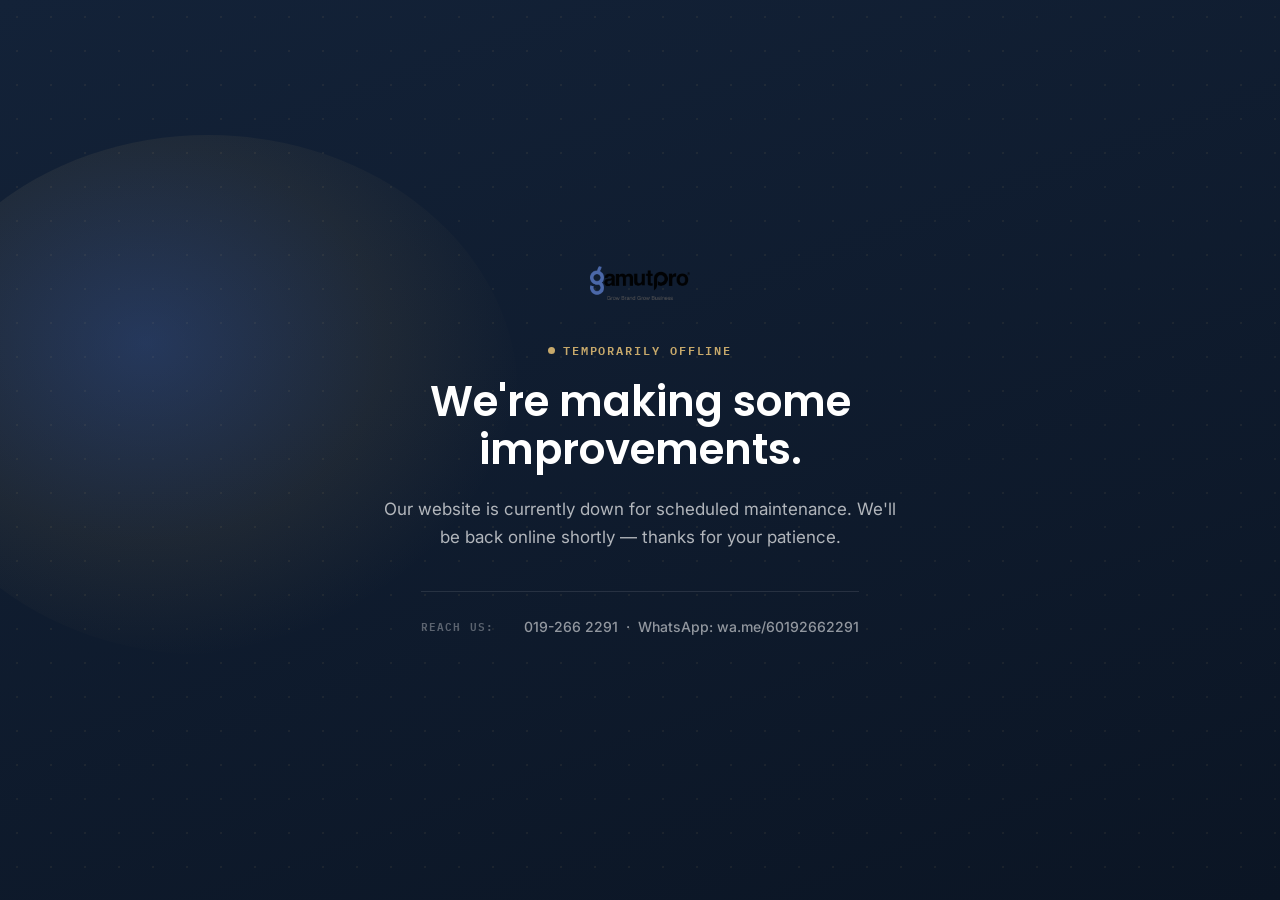
<file: maintenance.html>
<!DOCTYPE html>
<html lang="en">
<head>
<meta charset="UTF-8">
<meta name="viewport" content="width=device-width, initial-scale=1">
<title>Site Under Maintenance | Gamut Pro Sdn Bhd</title>
<meta name="description" content="Gamut Pro's website is temporarily down for maintenance. We'll be back shortly.">
<meta name="robots" content="noindex">
<meta name="theme-color" content="#132238">
<meta name="color-scheme" content="light">
<link rel="icon" href="Photos/GP%20horizontal.png">
<link rel="apple-touch-icon" href="Photos/GP%20horizontal.png">
<link rel="preconnect" href="https://fonts.googleapis.com">
<link rel="preconnect" href="https://fonts.gstatic.com" crossorigin>
<link href="https://fonts.googleapis.com/css2?family=Poppins:wght@500;600;700&family=Inter:wght@400;500;600;700&family=IBM+Plex+Mono:wght@400;500;600&display=swap" rel="stylesheet">
<style>
  :root{
    --navy:#132238; --midnight:#0B1524; --gold:#C7A96B;
  }
  *{box-sizing:border-box}
  body{margin:0;font-family:'Inter',sans-serif;background:var(--navy);}
  .m-wrap{
    position:relative;overflow:hidden;background:linear-gradient(160deg,var(--navy) 0%,var(--midnight) 100%);color:#fff;
    min-height:100vh;display:flex;align-items:center;justify-content:center;text-align:center;
  }
  .m-wrap::before{
    content:'';position:absolute;inset:0;pointer-events:none;
    background-image:radial-gradient(rgba(199,169,107,.08) 1px,transparent 1px);background-size:34px 34px;
  }
  .m-glow{position:absolute;left:-8%;top:15%;width:min(620px,75vw);height:min(520px,65vh);border-radius:50%;background:radial-gradient(ellipse at 40% 40%,rgba(81,111,180,.32) 0%,rgba(199,169,107,.08) 45%,transparent 72%);pointer-events:none}
  .m-inner{position:relative;z-index:2;max-width:600px;width:100%;padding:32px;display:flex;flex-direction:column;align-items:center;text-align:center}
  .m-logo{display:block;height:34px;margin:0 auto 44px;opacity:.92}
  .m-eyebrow{display:inline-flex;align-items:center;justify-content:center;gap:8px;font:600 12px/1 'IBM Plex Mono',monospace;letter-spacing:.16em;text-transform:uppercase;color:var(--gold);margin-bottom:22px}
  .m-dot{width:7px;height:7px;border-radius:50%;background:var(--gold);animation:pulse 1.6s ease-in-out infinite}
  @keyframes pulse{0%,100%{opacity:1}50%{opacity:.35}}
  .m-title{font-family:'Poppins',sans-serif;font-weight:600;font-size:clamp(26px,4.2vw,42px);line-height:1.15;color:#fff;margin:0 0 20px}
  .m-sub{font:400 17px/1.65 'Inter',sans-serif;color:rgba(255,255,255,.68);margin:0 0 40px}
  .m-contact{display:flex;flex-wrap:wrap;justify-content:center;gap:10px 28px;padding-top:28px;border-top:1px solid rgba(255,255,255,.1);font:500 14px/1 'Inter',sans-serif;color:rgba(255,255,255,.55)}
  .m-contact span{color:rgba(255,255,255,.32);font:600 11px/1 'IBM Plex Mono',monospace;letter-spacing:.1em;text-transform:uppercase;margin-right:2px}
  @media (max-width:600px){ .m-inner{padding:24px} }
</style>
</head>
<body>

<div class="m-wrap">
  <div class="m-glow" aria-hidden="true"></div>
  <div class="m-inner">
    <img class="m-logo" src="Photos/GP%20horizontal.png" alt="Gamut Pro" decoding="async" onerror="this.style.display='none'">
    <span class="m-eyebrow"><span class="m-dot" aria-hidden="true"></span>Temporarily Offline</span>
    <h1 class="m-title">We're making some improvements.</h1>
    <p class="m-sub">Our website is currently down for scheduled maintenance. We'll be back online shortly — thanks for your patience.</p>
    <div class="m-contact">
      <span>Reach us:</span>
      019-266 2291 &nbsp;·&nbsp; WhatsApp: wa.me/60192662291
    </div>
  </div>
</div>

</body>
</html>
</file>
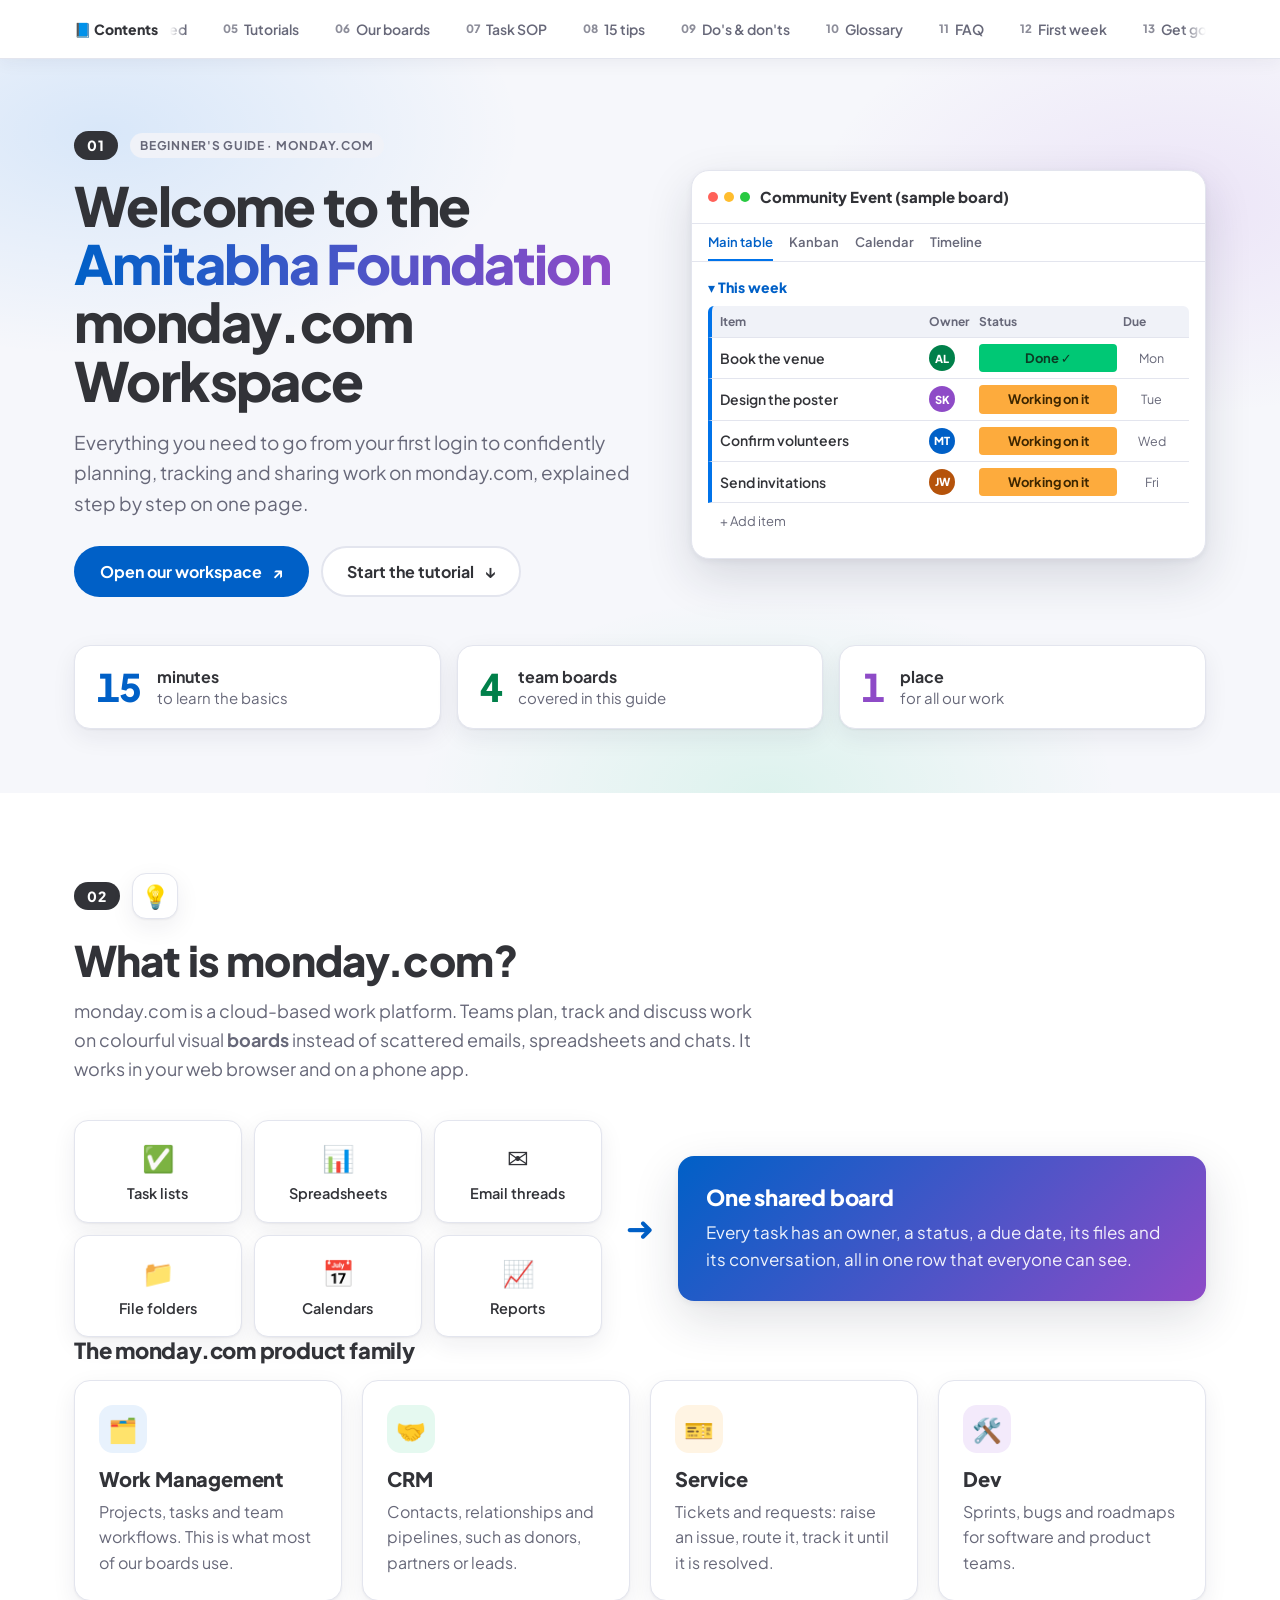
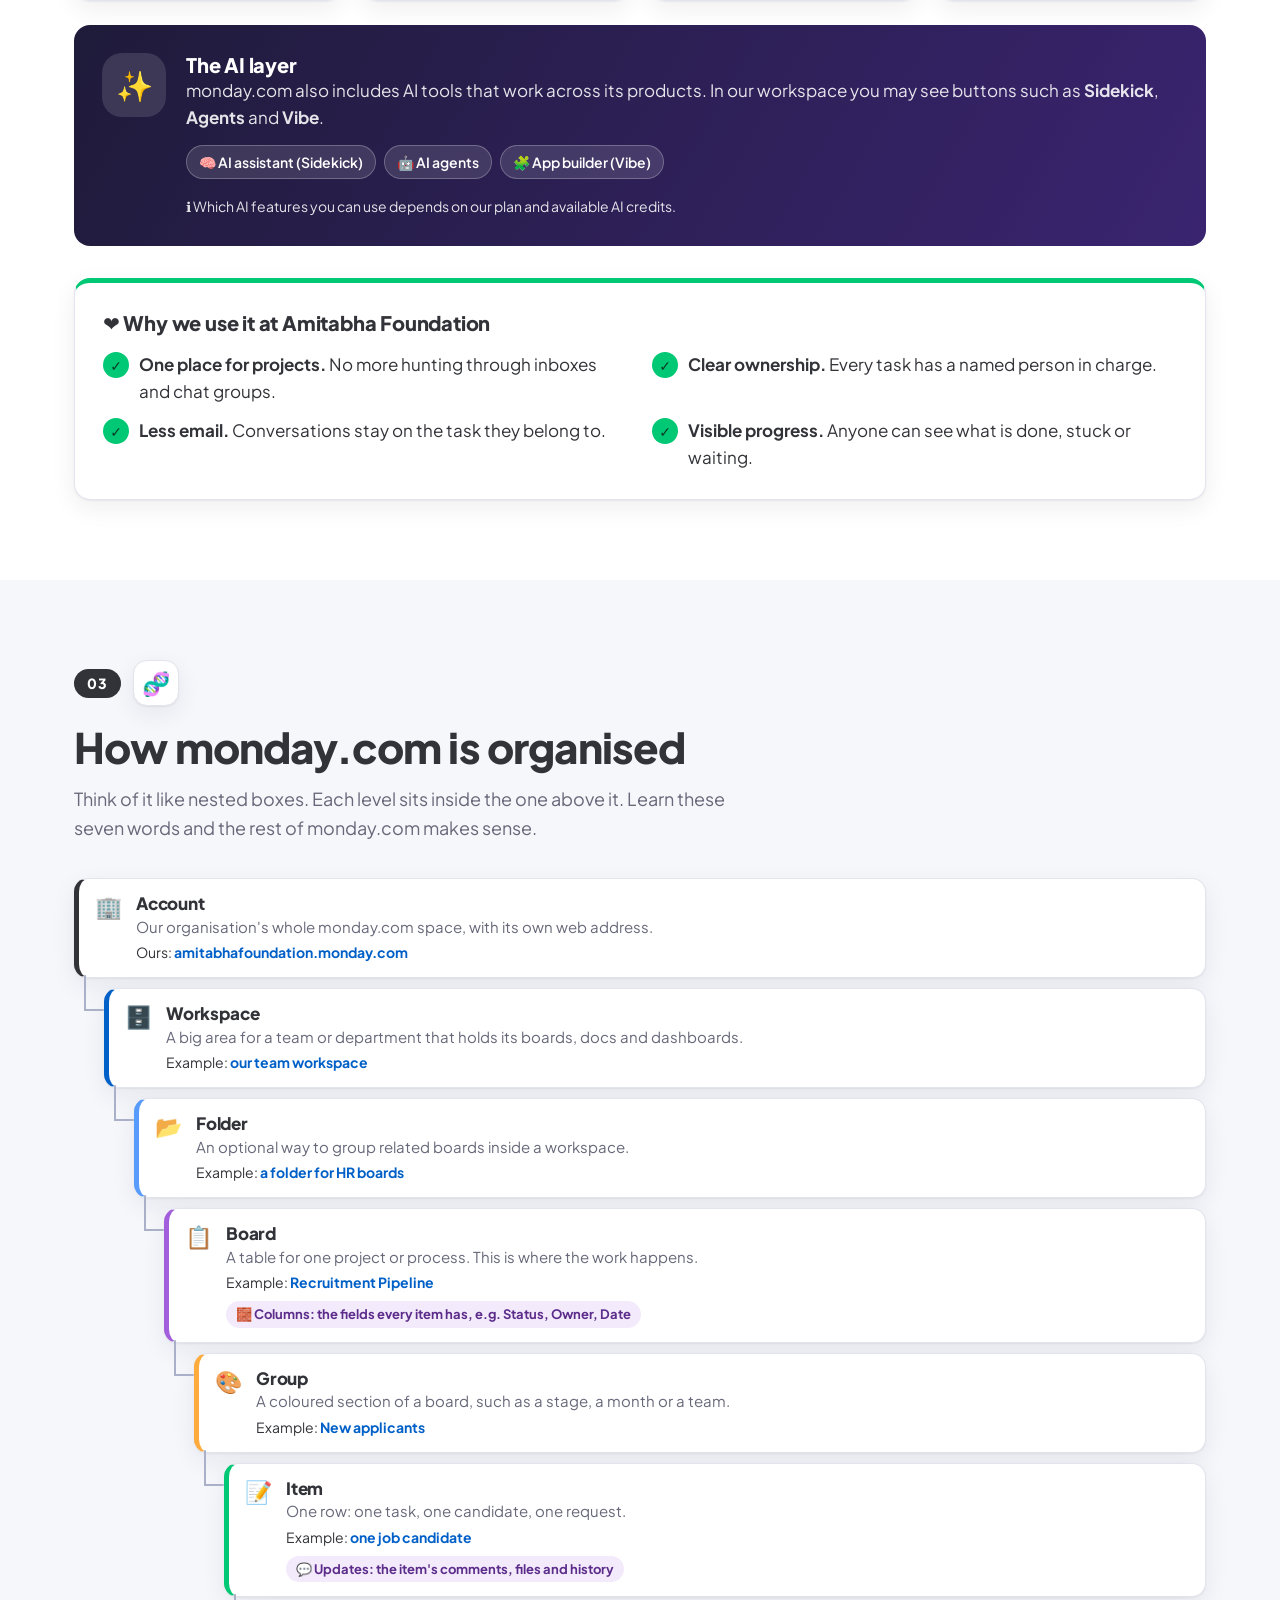
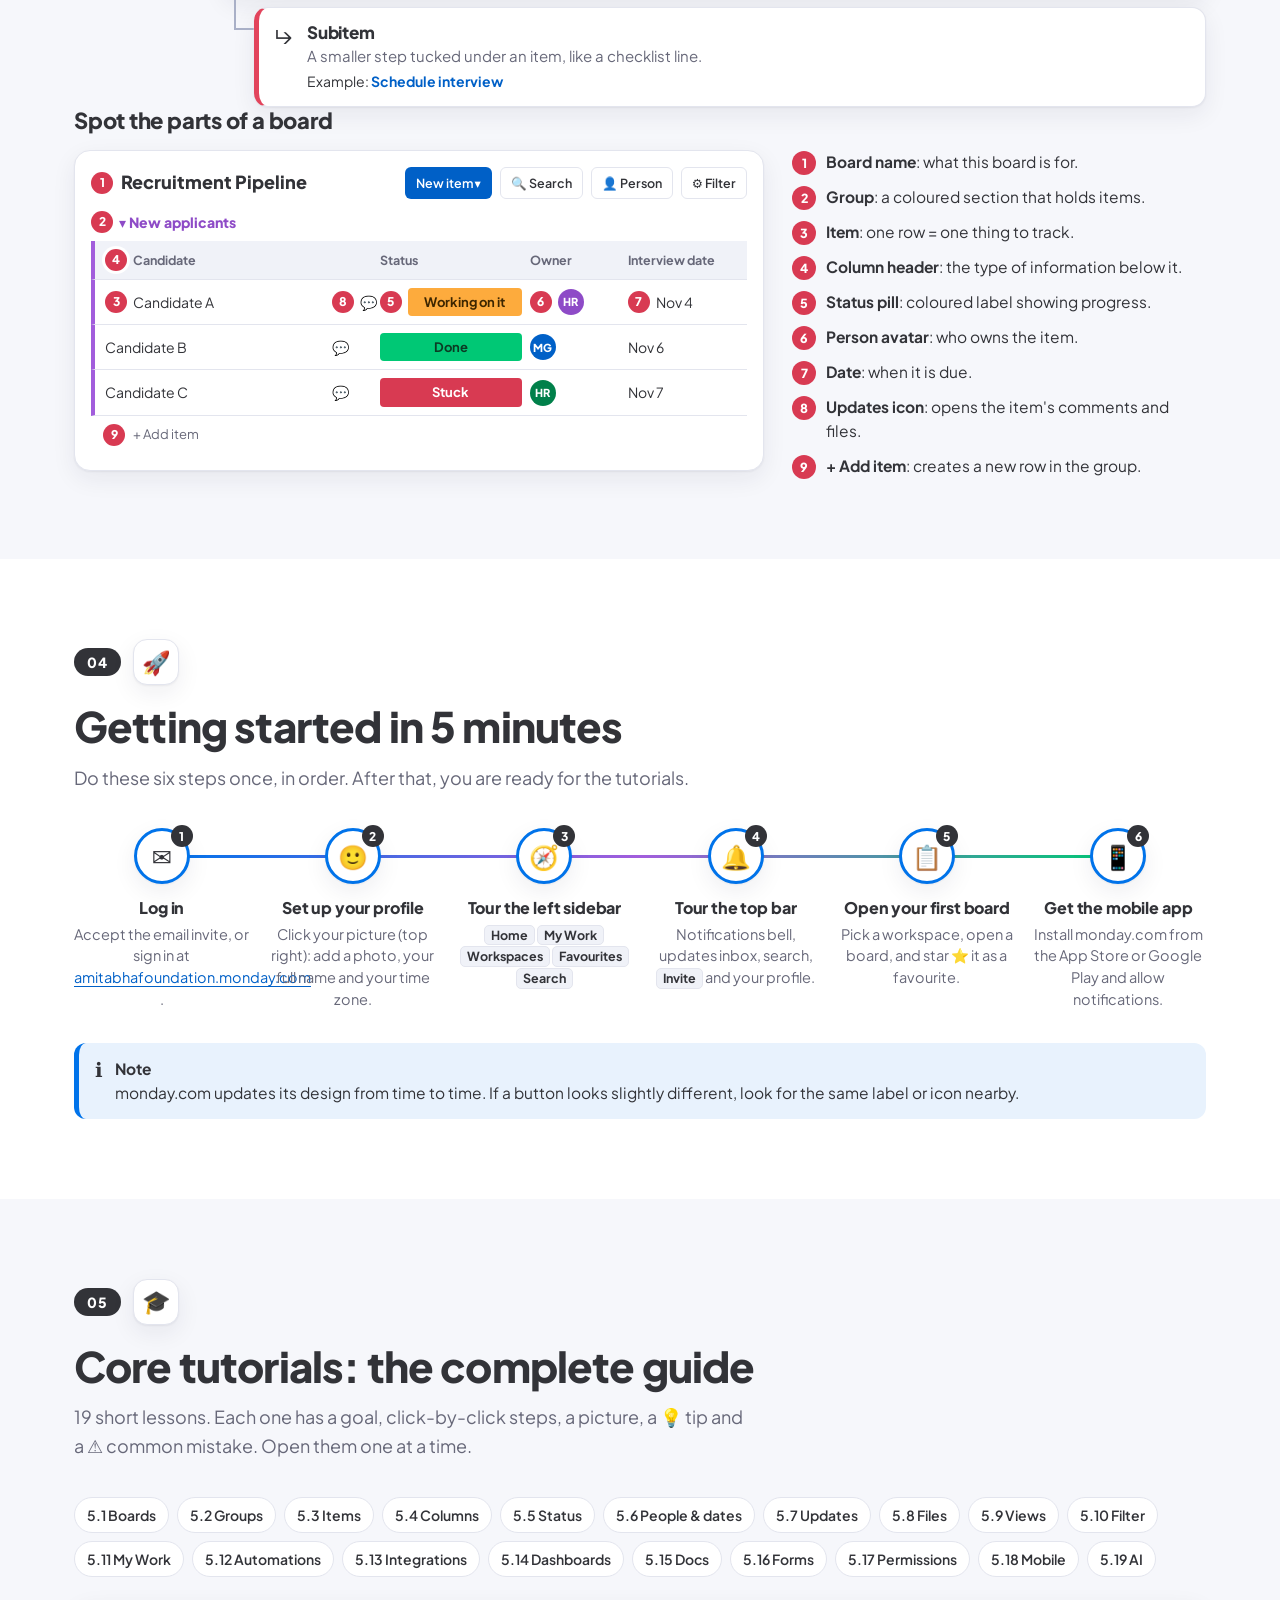
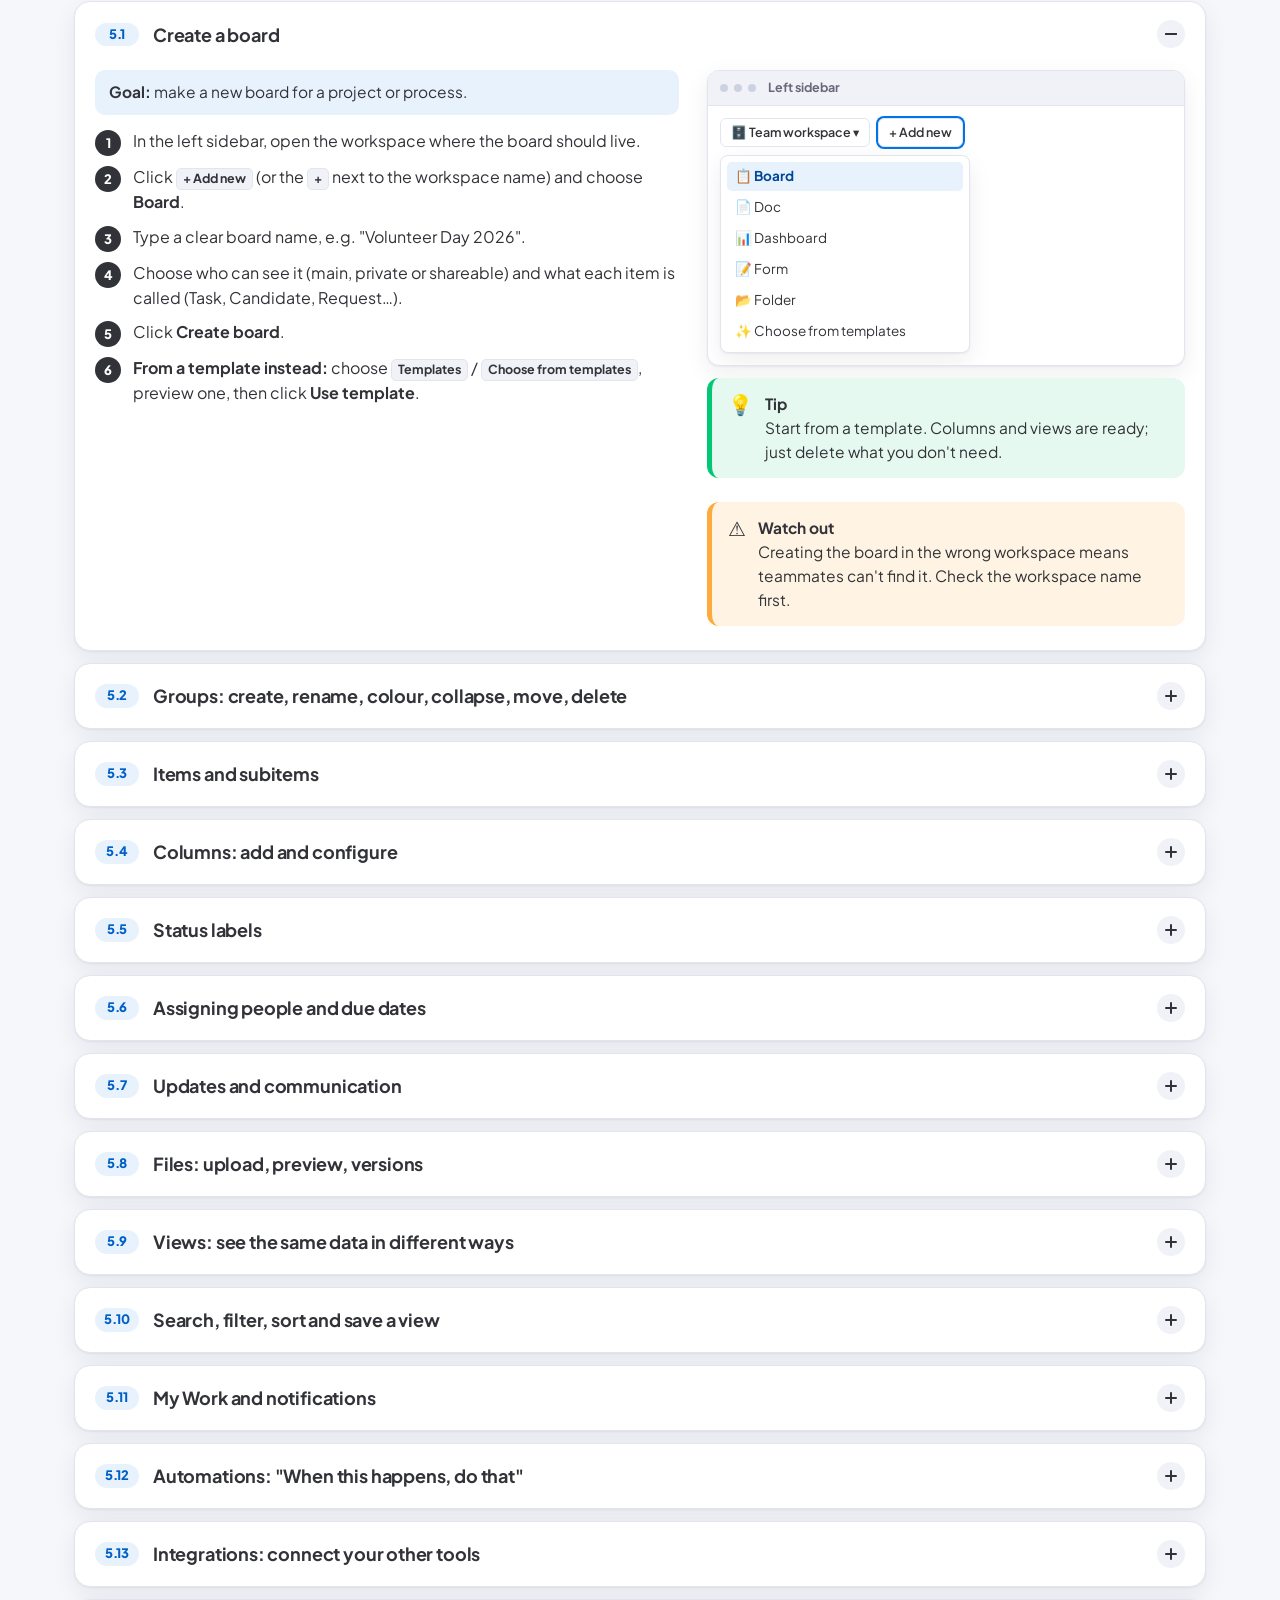
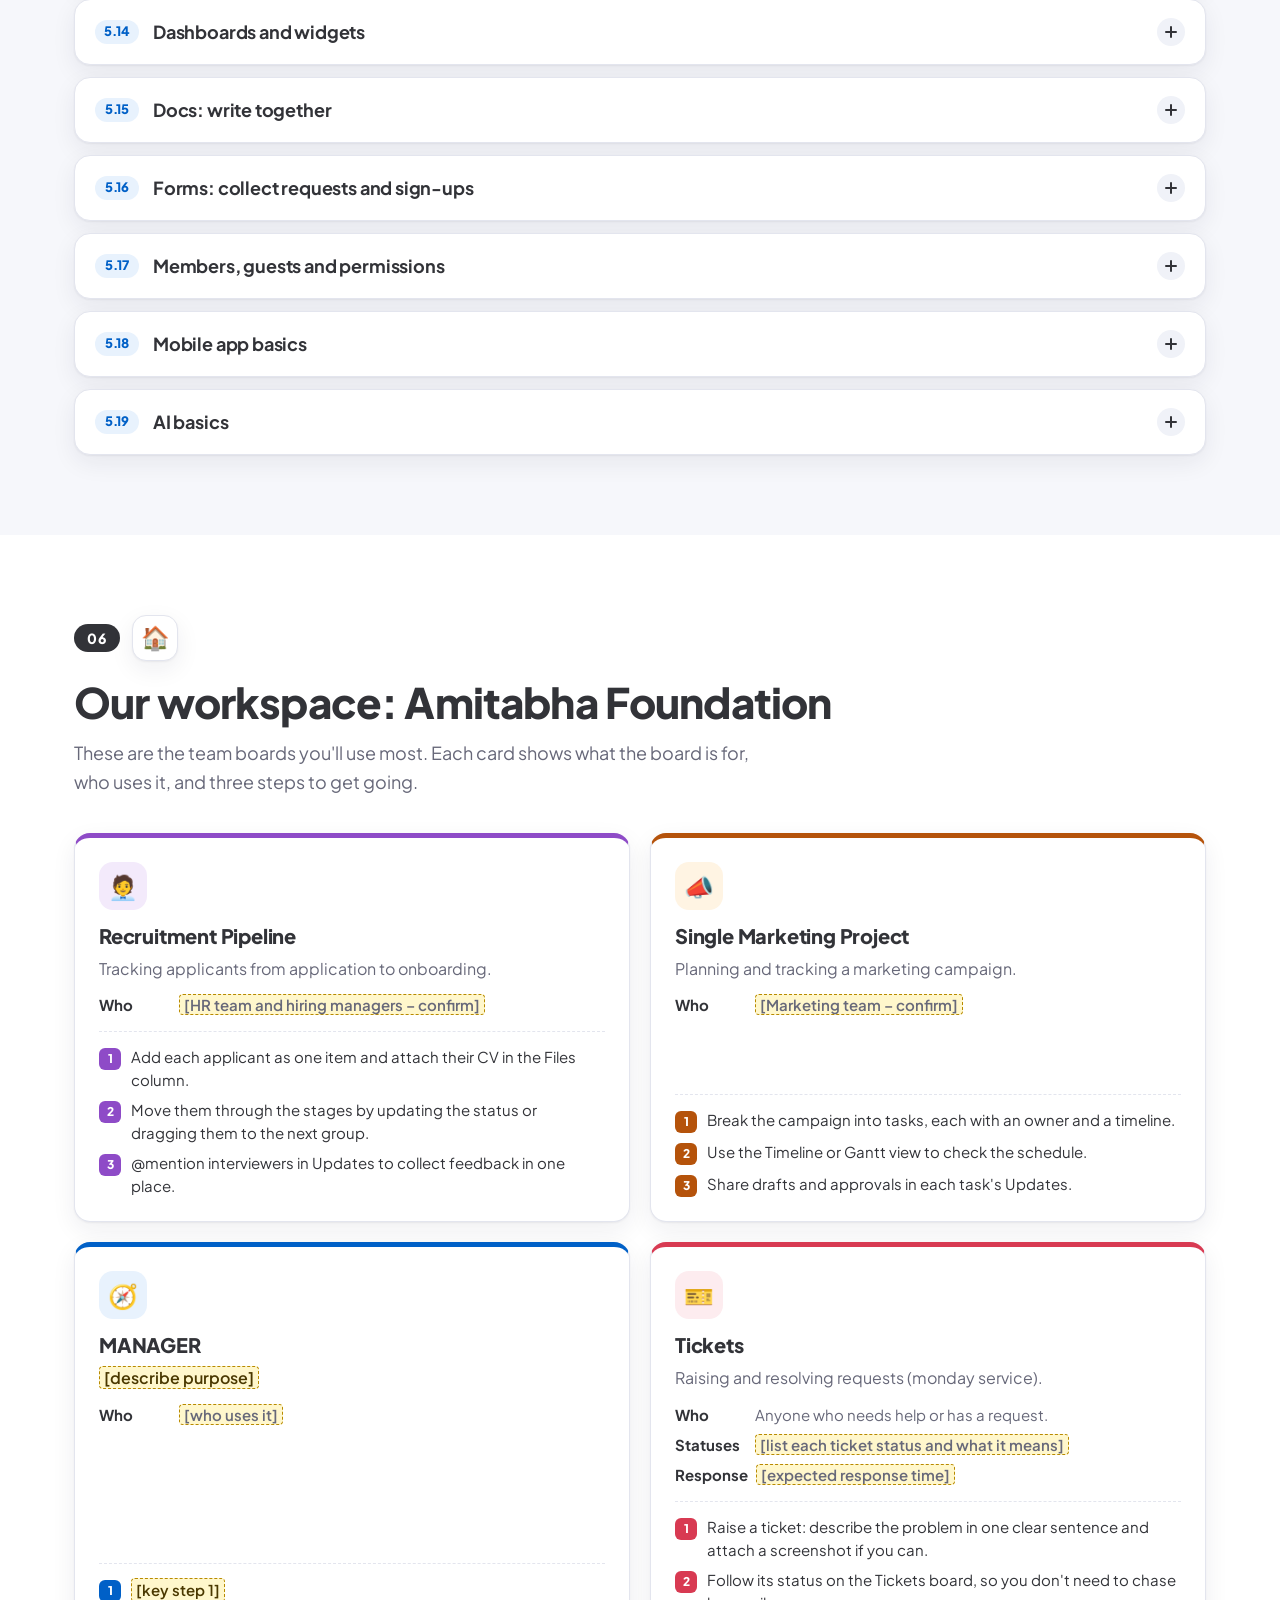
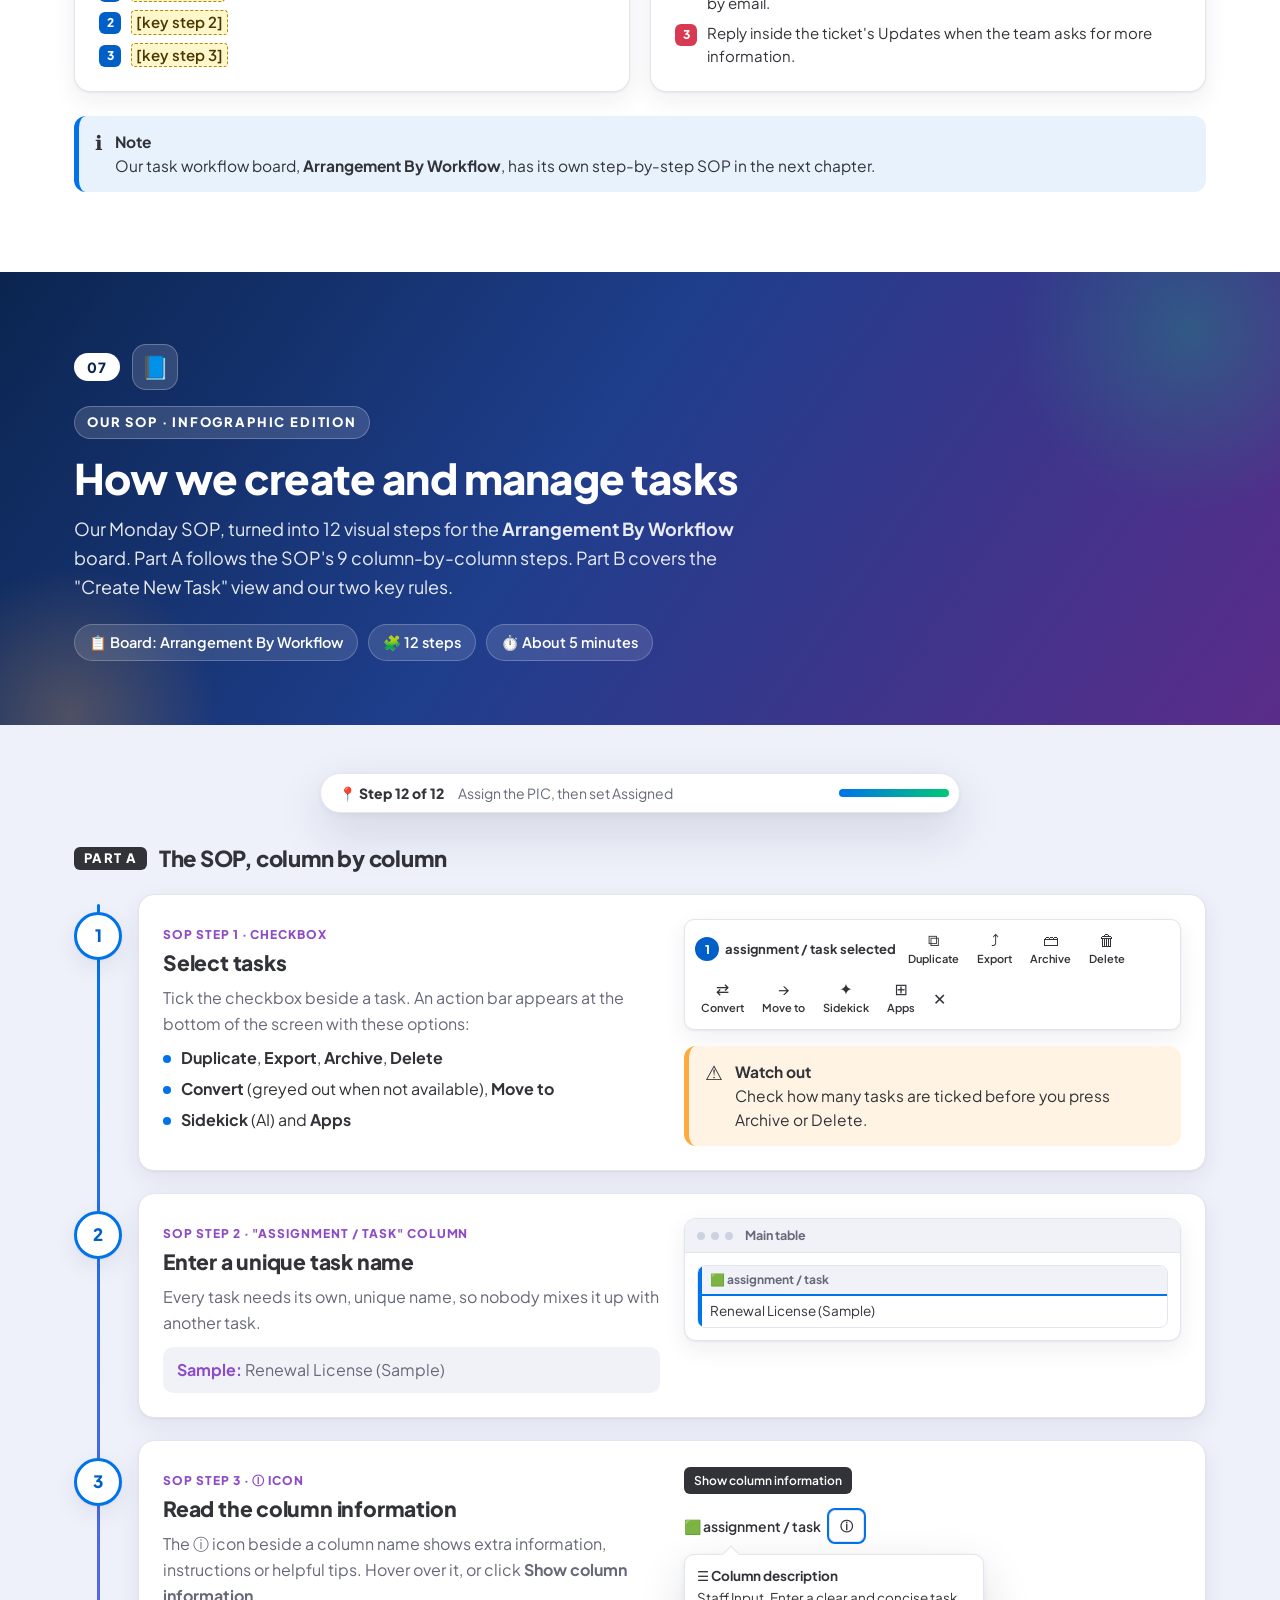
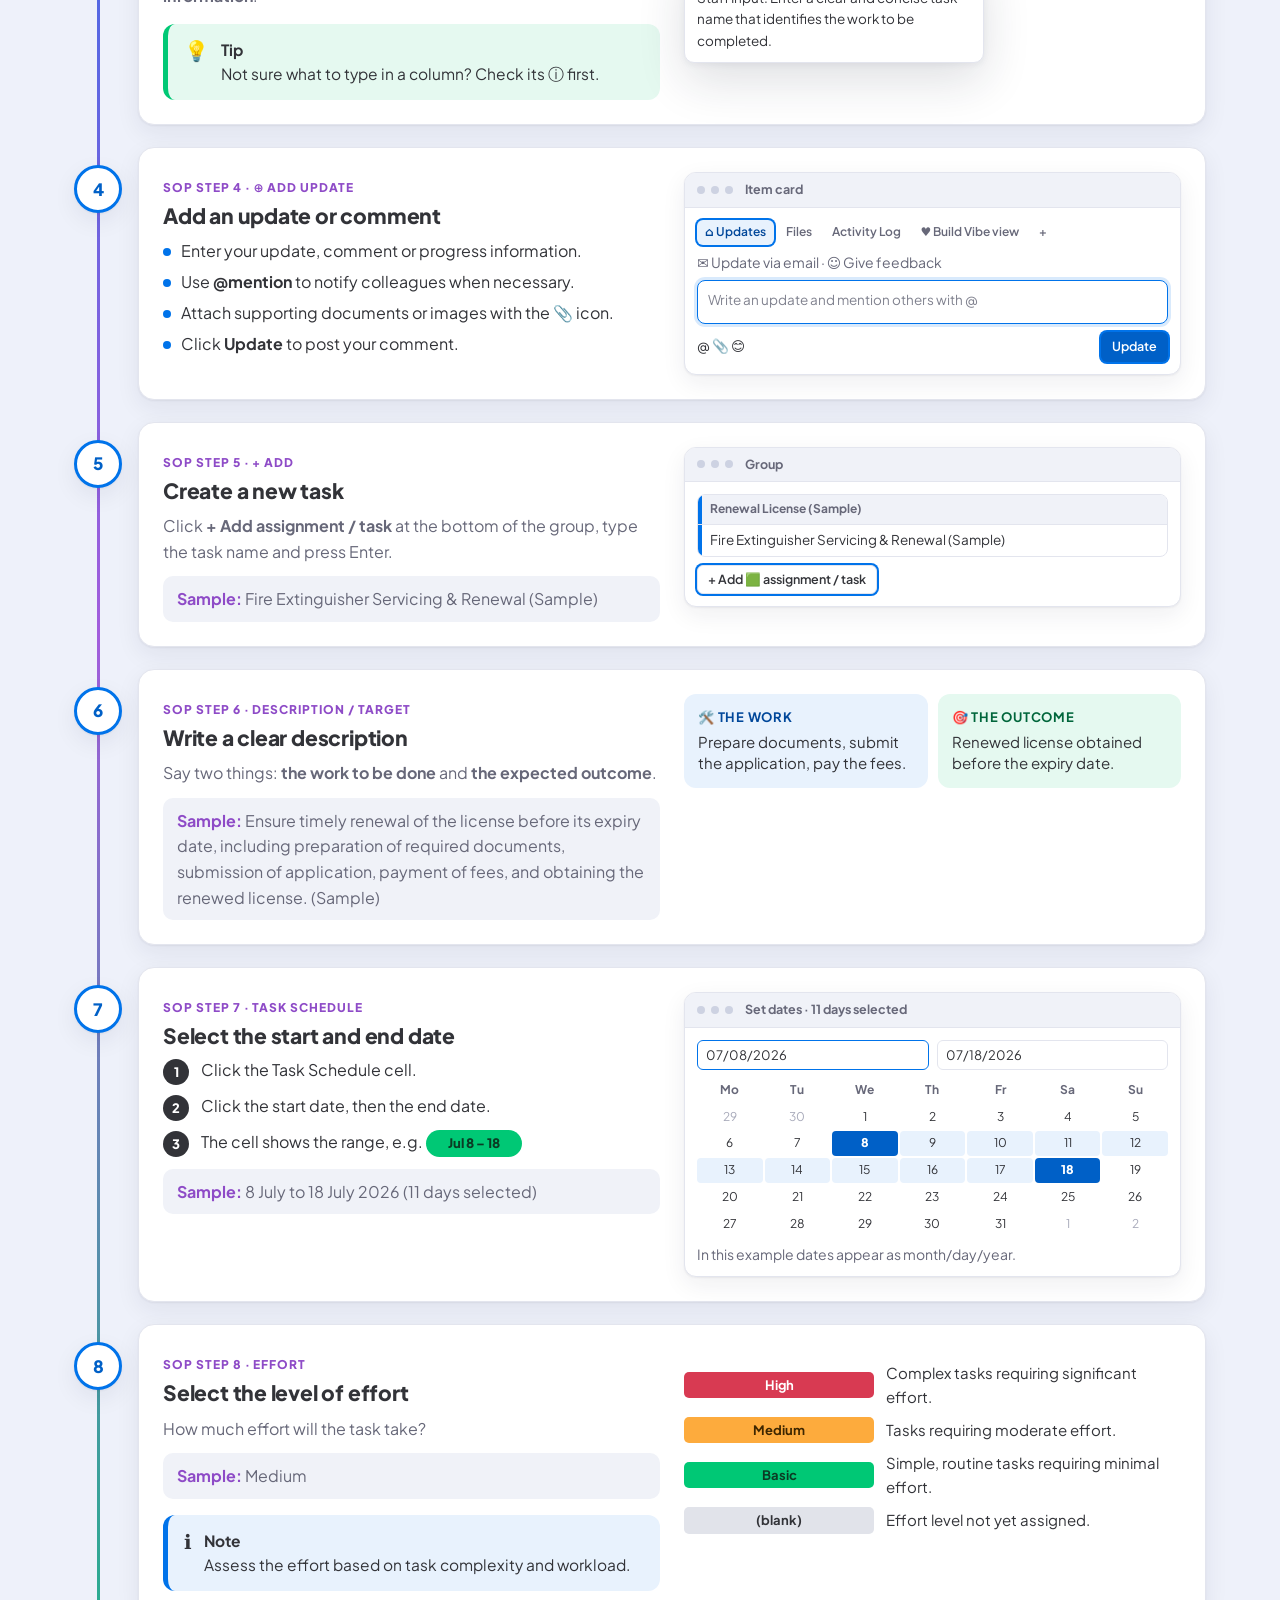
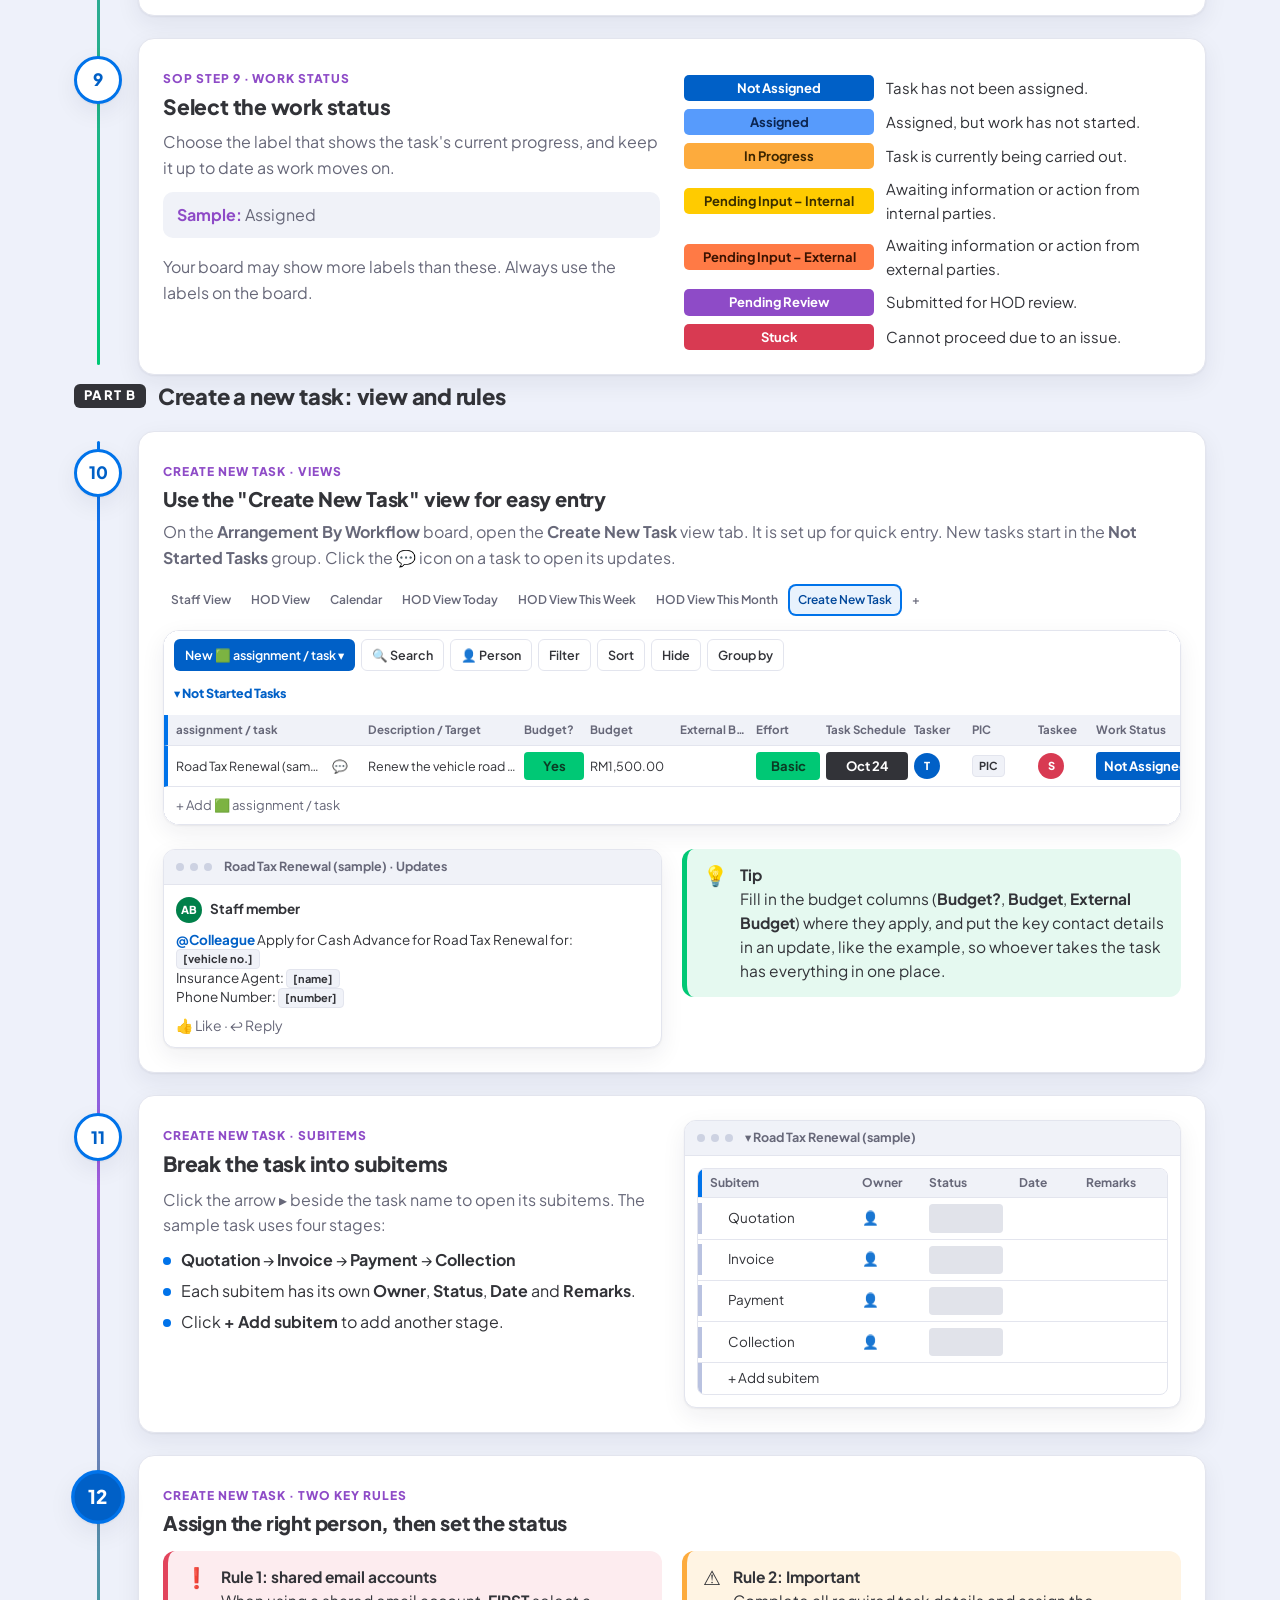
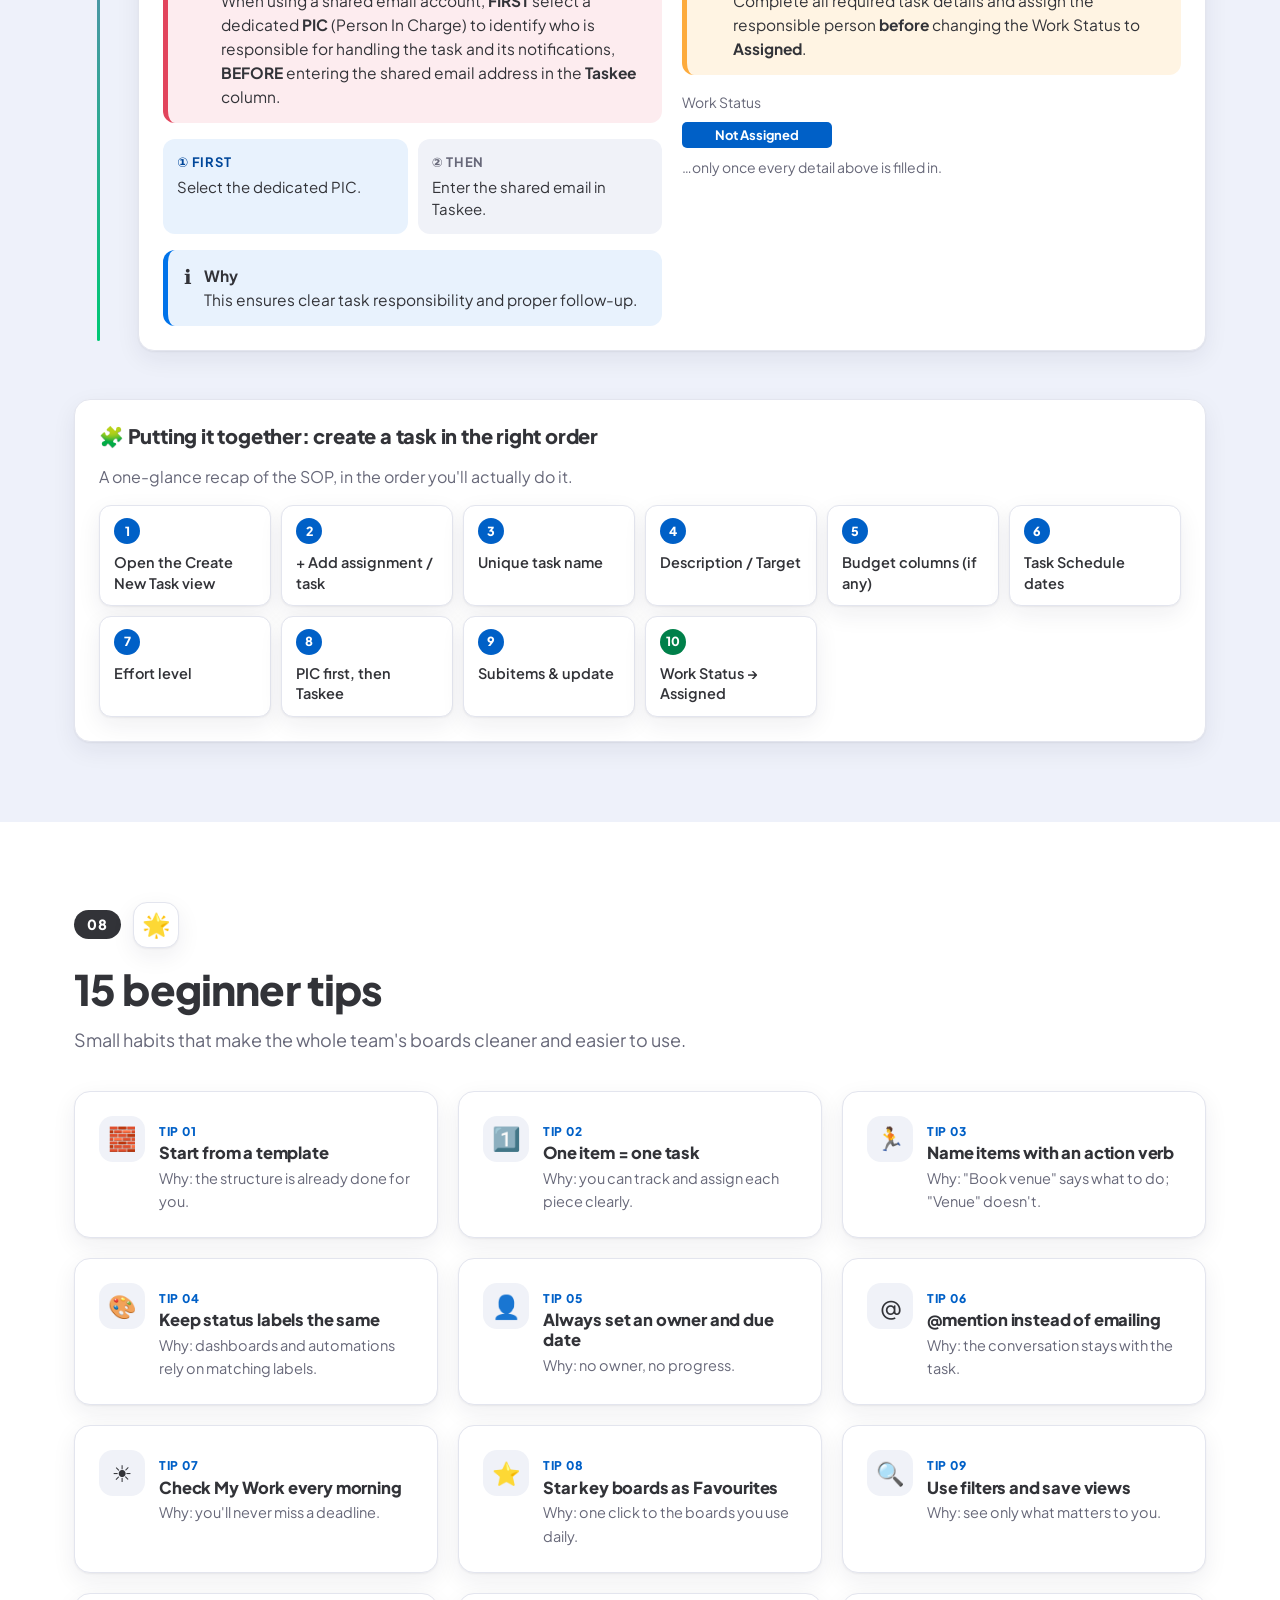
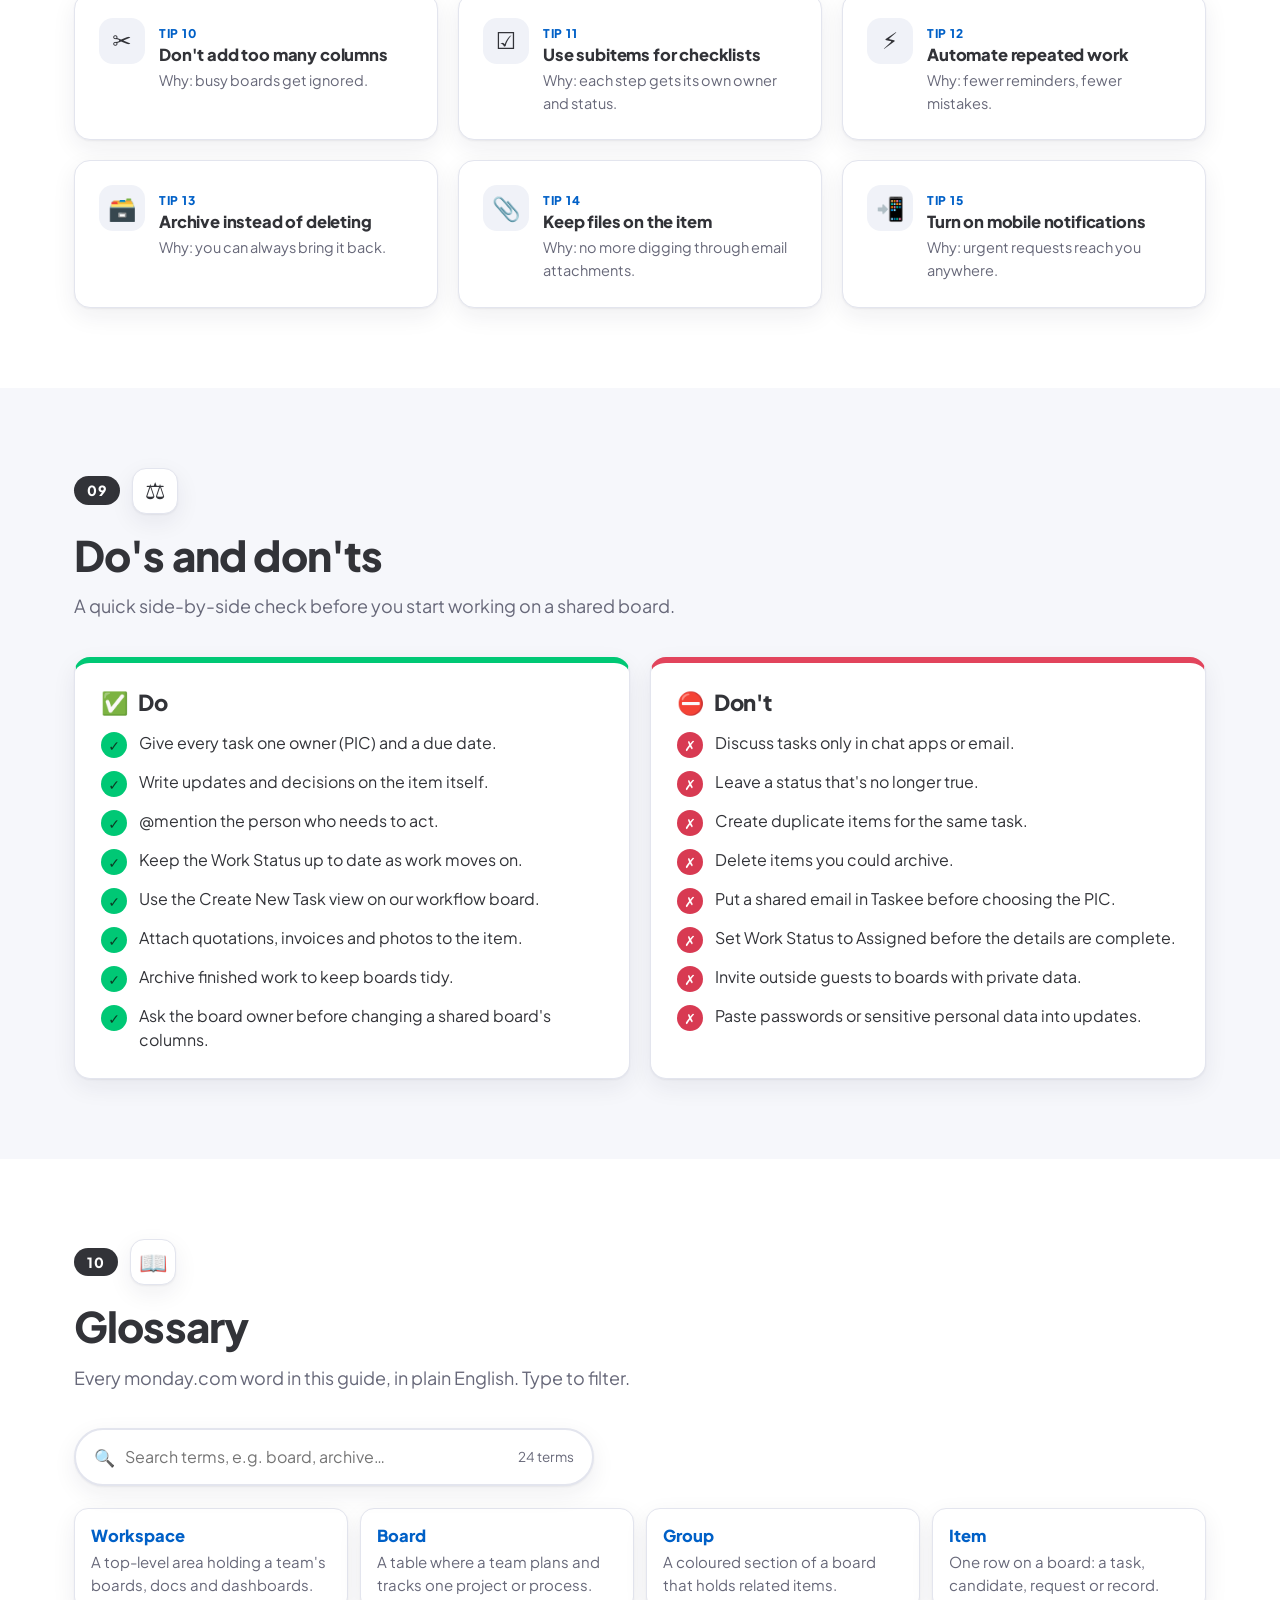
<file: monday-guide.html>
<!DOCTYPE html>
<html lang="en">
<head>
<meta charset="utf-8">
<meta name="viewport" content="width=device-width, initial-scale=1">
<title>monday.com Guide | Amitabha Foundation</title>
<meta name="description" content="A beginner's infographic guide to the Amitabha Foundation monday.com workspace, prepared by Gamut Pro.">
<style>
/* Standalone-only page settings (not part of the paste block) */
html body{margin:0;background:#F6F7FB}
html body #gp-monday{--gpm-header-offset:0px}
</style>
</head>
<body>
<!-- GPM START -->
<link rel="preconnect" href="https://fonts.googleapis.com">
<link rel="preconnect" href="https://fonts.gstatic.com" crossorigin>
<link href="https://fonts.googleapis.com/css2?family=Plus+Jakarta+Sans:wght@400;500;600;700;800&display=swap" rel="stylesheet">
<div id="gp-monday" lang="en">
<style>
/* ================= TOKENS ================= */
#gp-monday{
  --gpm-header-offset:80px;
  --gpm-toc-h:58px;
  --gpm-blue:#0073EA;--gpm-blue-d:#0060C7;--gpm-blue-soft:#E8F2FD;
  --gpm-green:#00C875;--gpm-green-soft:#E5F9F0;--gpm-green-ink:#0B3B24;
  --gpm-orange:#FDAB3D;--gpm-orange-soft:#FFF4E3;--gpm-orange-ink:#3D2600;
  --gpm-red:#E2445C;--gpm-red-d:#D83A52;--gpm-red-soft:#FDECEF;
  --gpm-purple:#A25DDC;--gpm-purple-d:#8E4BC7;--gpm-purple-soft:#F3EAFB;
  --gpm-yellow:#FFCB00;--gpm-sky:#579BFC;--gpm-coral:#FF7A45;
  --gpm-ink:#323338;--gpm-ink-2:#676879;--gpm-bg:#F6F7FB;--gpm-card:#FFFFFF;--gpm-line:#E3E5EE;--gpm-soft:#F0F2F8;
  --gpm-r:16px;--gpm-r-sm:10px;--gpm-r-xs:6px;--gpm-pill:999px;
  --gpm-sp-1:4px;--gpm-sp-2:8px;--gpm-sp-3:12px;--gpm-sp-4:16px;--gpm-sp-5:24px;--gpm-sp-6:32px;--gpm-sp-7:48px;--gpm-sp-8:80px;
  --gpm-shadow:0 1px 2px rgba(31,35,60,.06),0 8px 24px rgba(31,35,60,.07);
  --gpm-shadow-lg:0 2px 6px rgba(31,35,60,.06),0 18px 48px rgba(31,35,60,.14);
  --gpm-font:"Plus Jakarta Sans",Inter,system-ui,-apple-system,"Segoe UI",Roboto,Helvetica,Arial,sans-serif;
  --gpm-ease:cubic-bezier(.2,.7,.2,1);
  display:block;position:relative;width:100%;max-width:100%;margin:0;padding:0;
  background:var(--gpm-bg);color:var(--gpm-ink);font-family:var(--gpm-font);
  font-size:17px;line-height:1.6;font-weight:400;text-align:left;letter-spacing:normal;
  overflow-x:clip;-webkit-font-smoothing:antialiased;-moz-osx-font-smoothing:grayscale;
}
/* ================= SCOPED RESET ================= */
#gp-monday *,#gp-monday *::before,#gp-monday *::after{box-sizing:border-box}
#gp-monday h1,#gp-monday h2,#gp-monday h3,#gp-monday h4,#gp-monday p,#gp-monday ul,#gp-monday ol,#gp-monday li,#gp-monday dl,#gp-monday dt,#gp-monday dd,#gp-monday figure,#gp-monday blockquote{margin:0;padding:0}
#gp-monday ul,#gp-monday ol{list-style:none}
#gp-monday h1,#gp-monday h2,#gp-monday h3,#gp-monday h4{font-family:var(--gpm-font);color:var(--gpm-ink);font-weight:800;line-height:1.2;letter-spacing:-.02em;text-transform:none;border:0;background:none}
#gp-monday h3{font-size:20px;letter-spacing:-.01em}
#gp-monday h4{font-size:17px;letter-spacing:0}
#gp-monday p,#gp-monday li,#gp-monday dd,#gp-monday td,#gp-monday th{font-size:inherit;color:inherit}
#gp-monday strong{font-weight:700}
#gp-monday a{color:var(--gpm-blue-d);text-decoration:underline;text-underline-offset:3px;background:none;border:0;box-shadow:none}
#gp-monday a:hover{color:#00479A}
#gp-monday button,#gp-monday input{font:inherit;color:inherit;margin:0;letter-spacing:inherit;text-transform:none;box-shadow:none;min-height:0;min-width:0}
#gp-monday button{appearance:none;-webkit-appearance:none;background:none;border:0;padding:0;border-radius:0;cursor:pointer;width:auto;line-height:inherit;text-align:inherit}
#gp-monday table{border-collapse:collapse;border-spacing:0;width:100%;margin:0;border:0;background:none}
#gp-monday th,#gp-monday td{border:0;padding:0;background:none;text-align:left;vertical-align:top;font-weight:inherit}
#gp-monday svg{display:block;overflow:visible}
#gp-monday [hidden]{display:none !important}
#gp-monday :focus{outline:none}
#gp-monday :focus-visible{outline:3px solid var(--gpm-blue);outline-offset:3px;border-radius:6px}
#gp-monday .gpm-sr{position:absolute !important;width:1px;height:1px;padding:0;margin:-1px;overflow:hidden;clip:rect(0,0,0,0);white-space:nowrap;border:0}

/* ================= LAYOUT ================= */
#gp-monday .gpm-wrap{width:100%;max-width:1180px;margin:0 auto;padding:0 24px}
#gp-monday .gpm-sec{padding:var(--gpm-sp-8) 0;scroll-margin-top:calc(var(--gpm-header-offset) + var(--gpm-toc-h) + 8px)}
#gp-monday .gpm-sec--white{background:#fff}
#gp-monday .gpm-grid{display:grid;gap:20px}
#gp-monday .gpm-g2{grid-template-columns:repeat(2,minmax(0,1fr))}
#gp-monday .gpm-g3{grid-template-columns:repeat(3,minmax(0,1fr))}
#gp-monday .gpm-g4{grid-template-columns:repeat(4,minmax(0,1fr))}
#gp-monday .gpm-gauto{grid-template-columns:repeat(auto-fill,minmax(210px,1fr))}
#gp-monday .gpm-mt-4{margin-top:16px}#gp-monday .gpm-mt-5{margin-top:24px}#gp-monday .gpm-mt-6{margin-top:32px}#gp-monday .gpm-mt-7{margin-top:48px}
#gp-monday .gpm-subh{font-size:22px;margin:0 0 16px}
#gp-monday .gpm-muted{color:var(--gpm-ink-2)}
#gp-monday .gpm-small{font-size:14px}

/* ================= SECTION HEADS ================= */
#gp-monday .gpm-head{max-width:780px;margin-bottom:36px}
#gp-monday .gpm-head-top{display:flex;align-items:center;gap:12px;margin-bottom:16px}
#gp-monday .gpm-badge{display:inline-block;font-weight:800;font-size:14px;letter-spacing:.08em;color:#fff;background:var(--gpm-ink);border-radius:var(--gpm-pill);padding:5px 13px;line-height:1.3}
#gp-monday .gpm-head-ico{width:46px;height:46px;border-radius:14px;display:grid;place-items:center;font-size:23px;background:#fff;box-shadow:var(--gpm-shadow);border:1px solid var(--gpm-line)}
#gp-monday .gpm-h2{font-size:clamp(28px,4vw,42px)}
#gp-monday .gpm-lead{font-size:18px;color:var(--gpm-ink-2);margin-top:12px;max-width:680px}

/* ================= CARDS ================= */
#gp-monday .gpm-card{background:var(--gpm-card);border:1px solid var(--gpm-line);border-radius:var(--gpm-r);box-shadow:var(--gpm-shadow);padding:24px;transition:transform .25s var(--gpm-ease)}
#gp-monday .gpm-lift:hover{transform:translateY(-4px)}
#gp-monday .gpm-card h3{margin-bottom:8px}
#gp-monday .gpm-card p{color:var(--gpm-ink-2);font-size:16px}
#gp-monday .gpm-ico{width:48px;height:48px;border-radius:14px;display:grid;place-items:center;font-size:24px;margin-bottom:14px;background:var(--gpm-soft)}
#gp-monday .gpm-ico--blue{background:var(--gpm-blue-soft)}#gp-monday .gpm-ico--green{background:var(--gpm-green-soft)}#gp-monday .gpm-ico--orange{background:var(--gpm-orange-soft)}#gp-monday .gpm-ico--red{background:var(--gpm-red-soft)}#gp-monday .gpm-ico--purple{background:var(--gpm-purple-soft)}
#gp-monday .gpm-tag{display:inline-block;font-size:12px;font-weight:700;letter-spacing:.06em;text-transform:uppercase;color:var(--gpm-ink-2);background:var(--gpm-soft);border-radius:var(--gpm-pill);padding:3px 10px;margin-bottom:10px}
#gp-monday .gpm-ph{background:#FFF7CC;border:1px dashed #B88A00;border-radius:4px;padding:0 4px;color:#4A3800;font-weight:600}

/* ================= BUTTONS ================= */
#gp-monday .gpm-btn{display:inline-flex;align-items:center;justify-content:center;gap:10px;padding:14px 24px;border-radius:var(--gpm-pill);font-weight:700;font-size:16px;line-height:1.2;text-decoration:none;transition:transform .2s var(--gpm-ease);border:2px solid transparent;cursor:pointer}
#gp-monday .gpm-btn:hover{transform:translateY(-2px)}
#gp-monday .gpm-btn--primary{background:var(--gpm-blue-d);color:#fff}
#gp-monday .gpm-btn--primary:hover{color:#fff}
#gp-monday .gpm-btn--ghost{background:#fff;color:var(--gpm-ink);border-color:var(--gpm-line)}
#gp-monday .gpm-btn--ghost:hover{color:var(--gpm-ink)}
#gp-monday .gpm-btn--lg{padding:18px 30px;font-size:18px}

/* ================= PILLS ================= */
#gp-monday .gpm-pill{display:inline-flex;align-items:center;justify-content:center;gap:6px;padding:4px 12px;border-radius:var(--gpm-pill);font-size:13px;font-weight:700;line-height:1.4;white-space:nowrap}
#gp-monday .gpm-cell{border-radius:4px;width:100%;padding:5px 8px}
#gp-monday .gpm-p-done{background:var(--gpm-green);color:var(--gpm-green-ink)}
#gp-monday .gpm-p-work{background:var(--gpm-orange);color:var(--gpm-orange-ink)}
#gp-monday .gpm-p-stuck{background:var(--gpm-red-d);color:#fff}
#gp-monday .gpm-p-none{background:#E1E3EA;color:var(--gpm-ink)}
#gp-monday .gpm-p-navy{background:var(--gpm-blue-d);color:#fff}
#gp-monday .gpm-p-sky{background:var(--gpm-sky);color:#0B2550}
#gp-monday .gpm-p-yellow{background:var(--gpm-yellow);color:#3A2E00}
#gp-monday .gpm-p-coral{background:var(--gpm-coral);color:#3A1200}
#gp-monday .gpm-p-purple{background:var(--gpm-purple-d);color:#fff}

/* ================= CALLOUTS ================= */
#gp-monday .gpm-call{display:flex;gap:12px;align-items:flex-start;padding:14px 16px;border-radius:12px;border-left:5px solid;font-size:15.5px;line-height:1.55}
#gp-monday .gpm-call+.gpm-call{margin-top:12px}
#gp-monday .gpm-call-i{font-size:20px;line-height:1.2;flex:0 0 auto}
#gp-monday .gpm-call strong:first-child{display:block}
#gp-monday .gpm-call--tip{background:var(--gpm-green-soft);border-color:var(--gpm-green)}
#gp-monday .gpm-call--warn{background:var(--gpm-orange-soft);border-color:var(--gpm-orange)}
#gp-monday .gpm-call--imp{background:var(--gpm-red-soft);border-color:var(--gpm-red)}
#gp-monday .gpm-call--note{background:var(--gpm-blue-soft);border-color:var(--gpm-blue)}

/* ================= TABLES ================= */
#gp-monday .gpm-scroll{overflow-x:auto;-webkit-overflow-scrolling:touch;max-width:100%;border:1px solid var(--gpm-line);border-radius:var(--gpm-r);background:#fff;box-shadow:var(--gpm-shadow)}
#gp-monday .gpm-table{min-width:620px;font-size:15.5px}
#gp-monday .gpm-table th{background:var(--gpm-soft);font-weight:700;font-size:13.5px;letter-spacing:.04em;text-transform:uppercase;color:var(--gpm-ink-2);padding:12px 16px}
#gp-monday .gpm-table td{padding:13px 16px;border-top:1px solid var(--gpm-line)}
#gp-monday .gpm-table td:first-child{font-weight:700;white-space:nowrap}

/* ================= TOC ================= */
#gp-monday .gpm-toc{position:sticky;top:var(--gpm-header-offset);z-index:50;background:#fff;border-bottom:1px solid var(--gpm-line);box-shadow:0 4px 16px rgba(31,35,60,.05)}
#gp-monday .gpm-toc-in{display:flex;align-items:center;gap:12px;min-height:var(--gpm-toc-h)}
#gp-monday .gpm-toc-label{font-weight:800;font-size:14px;white-space:nowrap;color:var(--gpm-ink)}
#gp-monday .gpm-toc-list{display:flex;gap:6px;overflow-x:auto;scrollbar-width:none;padding:10px 16px;flex:1 1 auto;min-width:0;-webkit-mask-image:linear-gradient(90deg,transparent 0,#000 16px,#000 calc(100% - 24px),transparent 100%);mask-image:linear-gradient(90deg,transparent 0,#000 16px,#000 calc(100% - 24px),transparent 100%)}
#gp-monday .gpm-toc-list::-webkit-scrollbar{display:none}
#gp-monday .gpm-toc-list a{display:inline-flex;align-items:center;gap:6px;white-space:nowrap;text-decoration:none;color:var(--gpm-ink-2);font-weight:600;font-size:14px;padding:7px 14px;border-radius:var(--gpm-pill);border:1px solid transparent}
#gp-monday .gpm-toc-list a span{font-size:11.5px;font-weight:800;opacity:.75}
#gp-monday .gpm-toc-list a:hover{background:var(--gpm-soft);color:var(--gpm-ink)}
#gp-monday .gpm-toc-list a.gpm-active{background:var(--gpm-blue-d);color:#fff}
#gp-monday .gpm-toc-toggle{display:none;align-items:center;justify-content:space-between;gap:10px;width:100%;padding:12px 4px;font-weight:700;font-size:15px}
#gp-monday .gpm-toc-toggle .gpm-chev{transition:transform .25s}
#gp-monday .gpm-toc.gpm-open .gpm-toc-toggle .gpm-chev{transform:rotate(180deg)}
#gp-monday .gpm-toc-cur{color:var(--gpm-blue-d);font-weight:600;overflow:hidden;text-overflow:ellipsis;white-space:nowrap;flex:1;text-align:right}
#gp-monday .gpm-progress{position:absolute;left:0;right:0;bottom:-1px;height:3px;background:transparent;overflow:hidden}
#gp-monday .gpm-progress span{display:block;height:100%;width:100%;background:linear-gradient(90deg,var(--gpm-blue),var(--gpm-purple),var(--gpm-green));transform:scaleX(0);transform-origin:left center}
@media (max-width:760px){
  #gp-monday .gpm-toc-label{display:none}
  #gp-monday.gpm-js .gpm-toc-in{display:block}
  #gp-monday.gpm-js .gpm-toc-toggle{display:flex}
  #gp-monday.gpm-js .gpm-toc-list{display:none}
  #gp-monday.gpm-js .gpm-toc.gpm-open .gpm-toc-list{-webkit-mask-image:none;mask-image:none;display:grid;grid-template-columns:1fr 1fr;gap:6px;max-height:65vh;overflow-y:auto;padding:4px 0 14px}
  #gp-monday.gpm-js .gpm-toc.gpm-open .gpm-toc-list a{white-space:normal;background:var(--gpm-soft)}
  #gp-monday.gpm-js .gpm-toc.gpm-open .gpm-toc-list a.gpm-active{background:var(--gpm-blue-d)}
}

/* ================= REVEAL ================= */
#gp-monday.gpm-js .gpm-reveal{opacity:0;translate:0 24px;transition:opacity .7s var(--gpm-ease) var(--gpm-d,0s),translate .7s var(--gpm-ease) var(--gpm-d,0s),transform .25s var(--gpm-ease)}
#gp-monday.gpm-js .gpm-reveal.gpm-in{opacity:1;translate:0 0}

/* ================= HERO ================= */
#gp-monday .gpm-hero{position:relative;padding:72px 0 64px;background:radial-gradient(600px 320px at 8% 10%,rgba(0,115,234,.12),transparent 70%),radial-gradient(520px 300px at 92% 20%,rgba(162,93,220,.12),transparent 70%),radial-gradient(500px 280px at 60% 100%,rgba(0,200,117,.10),transparent 70%),var(--gpm-bg);scroll-margin-top:calc(var(--gpm-header-offset) + var(--gpm-toc-h))}
#gp-monday .gpm-hero-grid{display:grid;grid-template-columns:1.05fr .95fr;gap:48px;align-items:center}
#gp-monday .gpm-hero h1{font-size:clamp(32px,5vw,54px);line-height:1.08;letter-spacing:-.03em}
#gp-monday .gpm-hero h1 em{font-style:normal;background:linear-gradient(90deg,var(--gpm-blue-d),var(--gpm-purple-d));-webkit-background-clip:text;background-clip:text;color:transparent}
#gp-monday .gpm-hero-sub{font-size:19px;color:var(--gpm-ink-2);margin-top:18px;max-width:560px}
#gp-monday .gpm-hero-cta{display:flex;flex-wrap:wrap;gap:12px;margin-top:28px}
#gp-monday .gpm-stats{display:grid;grid-template-columns:repeat(3,minmax(0,1fr));gap:16px;margin-top:48px}
#gp-monday .gpm-stat{background:#fff;border:1px solid var(--gpm-line);border-radius:var(--gpm-r);box-shadow:var(--gpm-shadow);padding:20px 22px;display:flex;align-items:center;gap:16px}
#gp-monday .gpm-stat-n{font-size:38px;font-weight:800;line-height:1;letter-spacing:-.03em;color:var(--gpm-blue-d);font-variant-numeric:tabular-nums}
#gp-monday .gpm-stat:nth-child(2) .gpm-stat-n{color:#00804A}
#gp-monday .gpm-stat:nth-child(3) .gpm-stat-n{color:var(--gpm-purple-d)}
#gp-monday .gpm-stat-t{font-size:15px;color:var(--gpm-ink-2);line-height:1.35}
#gp-monday .gpm-stat-t strong{display:block;color:var(--gpm-ink);font-size:16px}

/* hero mock board */
#gp-monday .gpm-board{background:#fff;border:1px solid var(--gpm-line);border-radius:18px;box-shadow:var(--gpm-shadow-lg);overflow:hidden;font-size:14px}
#gp-monday .gpm-board-top{display:flex;align-items:center;gap:10px;padding:14px 16px;border-bottom:1px solid var(--gpm-line)}
#gp-monday .gpm-dots{display:flex;gap:6px}
#gp-monday .gpm-dots i{width:10px;height:10px;border-radius:50%;background:#FF6159;display:block}
#gp-monday .gpm-dots i:nth-child(2){background:#FFBD2E}#gp-monday .gpm-dots i:nth-child(3){background:#28C941}
#gp-monday .gpm-board-name{font-weight:800;font-size:15px}
#gp-monday .gpm-board-tabs{display:flex;gap:16px;padding:8px 16px 0;border-bottom:1px solid var(--gpm-line);font-size:13px;color:var(--gpm-ink-2);font-weight:600;overflow:hidden}
#gp-monday .gpm-board-tabs span{padding-bottom:8px;white-space:nowrap}
#gp-monday .gpm-board-tabs .gpm-on{color:var(--gpm-blue-d);box-shadow:inset 0 -2px 0 var(--gpm-blue)}
#gp-monday .gpm-board-body{padding:14px 16px 18px}
#gp-monday .gpm-grp{font-weight:800;color:var(--gpm-blue-d);margin-bottom:8px;display:flex;align-items:center;gap:6px}
#gp-monday .gpm-grp--purple{color:var(--gpm-purple-d)}
#gp-monday .gpm-hrow,#gp-monday .gpm-hhead{display:grid;grid-template-columns:minmax(0,1.7fr) 44px minmax(0,1.15fr) 58px;gap:6px;align-items:center;padding:6px 8px;border-left:4px solid var(--gpm-blue);background:#fff;border-bottom:1px solid var(--gpm-line)}
#gp-monday .gpm-hhead{font-size:12px;color:var(--gpm-ink-2);font-weight:700;background:var(--gpm-soft);border-radius:6px 6px 0 0}
#gp-monday .gpm-hrow{transition:opacity .45s var(--gpm-ease),transform .45s var(--gpm-ease)}
#gp-monday .gpm-hrow-name{white-space:nowrap;overflow:hidden;text-overflow:ellipsis;font-weight:600}
#gp-monday .gpm-av{width:26px;height:26px;border-radius:50%;display:grid;place-items:center;font-size:11px;font-weight:800;color:#fff;background:var(--gpm-purple-d)}
#gp-monday .gpm-av--g{background:#00804A}#gp-monday .gpm-av--b{background:var(--gpm-blue-d)}#gp-monday .gpm-av--o{background:#B5530B}#gp-monday .gpm-av--r{background:var(--gpm-red-d)}
#gp-monday .gpm-st{display:grid;position:relative}
#gp-monday .gpm-st>.gpm-pill{grid-area:1/1;transition:opacity .35s,transform .35s var(--gpm-ease)}
#gp-monday .gpm-st .gpm-p-done{opacity:0;transform:scale(.8)}
#gp-monday .gpm-done .gpm-st .gpm-p-done{opacity:1;transform:scale(1)}
#gp-monday .gpm-done .gpm-st .gpm-p-work{opacity:0;transform:scale(.8)}
#gp-monday .gpm-date{font-size:12.5px;color:var(--gpm-ink-2);text-align:center}
#gp-monday .gpm-burst{position:absolute;left:50%;top:50%;width:0;height:0;pointer-events:none}
#gp-monday .gpm-burst i{position:absolute;left:-3px;top:-3px;width:6px;height:6px;border-radius:50%;background:var(--gpm-green);opacity:0}
#gp-monday .gpm-burst i:nth-child(2n){background:var(--gpm-yellow)}
#gp-monday .gpm-pop i{animation:gpm-burst .7s var(--gpm-ease) forwards}
#gp-monday .gpm-burst i:nth-child(1){--gx:0px;--gy:-26px}#gp-monday .gpm-burst i:nth-child(2){--gx:22px;--gy:-14px}#gp-monday .gpm-burst i:nth-child(3){--gx:26px;--gy:10px}#gp-monday .gpm-burst i:nth-child(4){--gx:0px;--gy:24px}#gp-monday .gpm-burst i:nth-child(5){--gx:-24px;--gy:12px}#gp-monday .gpm-burst i:nth-child(6){--gx:-22px;--gy:-14px}
@keyframes gpm-burst{0%{opacity:1;transform:translate(0,0) scale(1)}100%{opacity:0;transform:translate(var(--gx),var(--gy)) scale(.4)}}
#gp-monday.gpm-js .gpm-board.gpm-anim .gpm-hrow{opacity:0;transform:translateX(-18px)}
#gp-monday.gpm-js .gpm-board.gpm-anim .gpm-hrow.gpm-show{opacity:1;transform:none}
#gp-monday .gpm-board-add{color:var(--gpm-ink-2);font-size:13px;padding:8px 12px}

/* ================= SECTION 2 ================= */
#gp-monday .gpm-merge{display:grid;grid-template-columns:1fr auto 1fr;gap:24px;align-items:center}
#gp-monday .gpm-merge-tiles{display:grid;grid-template-columns:repeat(3,minmax(0,1fr));gap:12px}
#gp-monday .gpm-tile{background:#fff;border:1px solid var(--gpm-line);border-radius:14px;padding:16px 10px;text-align:center;font-weight:600;font-size:14.5px;box-shadow:var(--gpm-shadow)}
#gp-monday .gpm-tile b{display:block;font-size:26px;margin-bottom:4px;font-weight:400}
#gp-monday .gpm-merge-arrow{font-size:34px;color:var(--gpm-blue-d);font-weight:800}
#gp-monday .gpm-merge-one{background:linear-gradient(135deg,var(--gpm-blue-d),var(--gpm-purple-d));color:#fff;border-radius:var(--gpm-r);padding:28px;box-shadow:var(--gpm-shadow-lg)}
#gp-monday .gpm-merge-one h3{color:#fff;font-size:22px;margin-bottom:8px}
#gp-monday .gpm-merge-one p{color:rgba(255,255,255,.92)}
#gp-monday .gpm-ai{background:linear-gradient(120deg,#1F1B3A,#3A2470);color:#fff;border-radius:var(--gpm-r);padding:28px;display:grid;grid-template-columns:auto 1fr;gap:20px;align-items:start}
#gp-monday .gpm-ai h3{color:#fff}
#gp-monday .gpm-ai p{color:rgba(255,255,255,.88)}
#gp-monday .gpm-ai-chips{display:flex;flex-wrap:wrap;gap:8px;margin-top:14px}
#gp-monday .gpm-ai-chips span{background:rgba(255,255,255,.12);border:1px solid rgba(255,255,255,.25);border-radius:var(--gpm-pill);padding:5px 12px;font-size:14px;font-weight:600}
#gp-monday .gpm-ai-orb{width:64px;height:64px;border-radius:20px;display:grid;place-items:center;font-size:30px;background:rgba(255,255,255,.12)}
#gp-monday .gpm-why{background:#fff;border:1px solid var(--gpm-line);border-radius:var(--gpm-r);padding:28px;box-shadow:var(--gpm-shadow);border-top:5px solid var(--gpm-green)}
#gp-monday .gpm-checks{display:grid;grid-template-columns:repeat(2,minmax(0,1fr));gap:12px 24px;margin-top:16px}
#gp-monday .gpm-checks li{display:flex;gap:10px;align-items:flex-start}
#gp-monday .gpm-checks li::before{content:"✓";flex:0 0 26px;height:26px;border-radius:50%;background:var(--gpm-green);color:var(--gpm-green-ink);font-weight:800;display:grid;place-items:center;font-size:14px;margin-top:1px}

/* ================= SECTION 3: HIERARCHY ================= */
#gp-monday .gpm-tree{display:grid;gap:10px}
#gp-monday .gpm-node{position:relative;margin-left:calc(var(--gpm-lvl,0) * 30px)}
#gp-monday .gpm-elbow{position:absolute;left:-22px;top:-12px;width:22px;height:46px}
#gp-monday .gpm-elbow path{fill:none;stroke:#A9B0C7;stroke-width:2;stroke-linecap:round;stroke-dasharray:1;stroke-dashoffset:0}
#gp-monday.gpm-js .gpm-tree .gpm-elbow path{stroke-dashoffset:1;transition:stroke-dashoffset .5s ease calc(var(--gpm-lvl,0) * .16s)}
#gp-monday.gpm-js .gpm-tree.gpm-drawn .gpm-elbow path{stroke-dashoffset:0}
#gp-monday .gpm-node-card{display:flex;gap:14px;align-items:flex-start;background:#fff;border:1px solid var(--gpm-line);border-radius:14px;padding:14px 16px;box-shadow:var(--gpm-shadow);border-left:5px solid var(--gpm-c,var(--gpm-blue))}
#gp-monday .gpm-node-ico{font-size:22px;line-height:1.2;flex:0 0 auto}
#gp-monday .gpm-node h3{font-size:17px;margin-bottom:2px}
#gp-monday .gpm-node p{font-size:15px;color:var(--gpm-ink-2);line-height:1.5}
#gp-monday .gpm-eg{margin-top:4px;font-size:14px !important;color:var(--gpm-ink) !important}
#gp-monday .gpm-eg b{color:var(--gpm-blue-d)}
#gp-monday .gpm-side{display:inline-flex;align-items:center;gap:6px;margin-top:8px;margin-right:6px;font-size:13px;font-weight:700;background:var(--gpm-purple-soft);color:#5B2C8A;border-radius:var(--gpm-pill);padding:3px 10px}
#gp-monday .gpm-anat{display:grid;grid-template-columns:1.25fr .75fr;gap:28px;align-items:start}
#gp-monday .gpm-mk{display:inline-grid;place-items:center;width:22px;height:22px;border-radius:50%;background:var(--gpm-red-d);color:#fff;font-size:12px;font-weight:800;flex:0 0 22px;box-shadow:0 0 0 3px #fff;line-height:1}
#gp-monday .gpm-lb{min-width:640px;padding:16px;font-size:14px}
#gp-monday .gpm-lb-top{display:flex;align-items:center;justify-content:space-between;gap:10px;margin-bottom:12px;flex-wrap:wrap}
#gp-monday .gpm-lb-title{display:flex;align-items:center;gap:8px;font-weight:800;font-size:18px}
#gp-monday .gpm-lb-row,#gp-monday .gpm-lb-head{display:grid;grid-template-columns:minmax(0,2fr) 40px minmax(0,1.3fr) 90px minmax(0,1fr);gap:8px;align-items:center;padding:8px 10px;border-left:4px solid var(--gpm-purple);border-bottom:1px solid var(--gpm-line)}
#gp-monday .gpm-lb-head{background:var(--gpm-soft);font-size:12.5px;font-weight:700;color:var(--gpm-ink-2)}
#gp-monday .gpm-lb-row>span,#gp-monday .gpm-lb-head>span{display:flex;align-items:center;gap:6px;min-width:0}
#gp-monday .gpm-legend{counter-reset:gpmk;display:grid;gap:10px}
#gp-monday .gpm-legend li{display:flex;gap:10px;align-items:flex-start;font-size:15.5px;counter-increment:gpmk}
#gp-monday .gpm-legend li::before{content:counter(gpmk);flex:0 0 24px;height:24px;border-radius:50%;background:var(--gpm-red-d);color:#fff;font-weight:800;font-size:12.5px;display:grid;place-items:center;margin-top:1px}

/* ================= FLOW (section 4) ================= */
#gp-monday .gpm-flow{display:grid;grid-template-columns:repeat(6,minmax(0,1fr));gap:16px;position:relative;counter-reset:gpmf}
#gp-monday .gpm-flow::before{content:"";position:absolute;left:8%;right:8%;top:27px;height:3px;background:linear-gradient(90deg,var(--gpm-blue),var(--gpm-purple),var(--gpm-green));border-radius:3px;transform-origin:left;transition:transform 1.4s var(--gpm-ease)}
#gp-monday.gpm-js .gpm-flow:not(.gpm-in)::before{transform:scaleX(0)}
#gp-monday .gpm-flow li{position:relative;text-align:center;counter-increment:gpmf}
#gp-monday .gpm-flow-n{width:56px;height:56px;margin:0 auto 14px;border-radius:50%;background:#fff;border:3px solid var(--gpm-blue);display:grid;place-items:center;font-size:24px;position:relative;z-index:1;box-shadow:var(--gpm-shadow)}
#gp-monday .gpm-flow-n::after{content:counter(gpmf);position:absolute;right:-6px;top:-6px;width:22px;height:22px;border-radius:50%;background:var(--gpm-ink);color:#fff;font-size:12px;font-weight:800;display:grid;place-items:center}
#gp-monday .gpm-flow h3{font-size:16px;margin-bottom:6px}
#gp-monday .gpm-flow p{font-size:14.5px;color:var(--gpm-ink-2);line-height:1.5}
#gp-monday .gpm-kbd{display:inline-block;font-size:12.5px;font-weight:700;background:var(--gpm-soft);border:1px solid var(--gpm-line);border-radius:5px;padding:0 6px;color:var(--gpm-ink);white-space:normal}

/* ================= ACCORDION ================= */
#gp-monday .gpm-accs{display:grid;gap:12px}
#gp-monday .gpm-acc{background:#fff;border:1px solid var(--gpm-line);border-radius:var(--gpm-r);box-shadow:var(--gpm-shadow);scroll-margin-top:calc(var(--gpm-header-offset) + var(--gpm-toc-h) + 12px)}
#gp-monday .gpm-acc-h{font-size:18px;margin:0}
#gp-monday .gpm-acc-btn{display:flex;align-items:center;gap:14px;width:100%;padding:18px 20px;text-align:left;font-weight:700;font-size:18px;color:var(--gpm-ink);border-radius:var(--gpm-r)}
#gp-monday .gpm-acc-btn:hover{background:#FAFBFD}
#gp-monday .gpm-acc-n{flex:0 0 auto;min-width:44px;text-align:center;font-size:13px;font-weight:800;background:var(--gpm-blue-soft);color:var(--gpm-blue-d);border-radius:var(--gpm-pill);padding:4px 8px}
#gp-monday .gpm-acc-t{flex:1 1 auto}
#gp-monday .gpm-acc-x{flex:0 0 28px;height:28px;border-radius:50%;background:var(--gpm-soft);position:relative}
#gp-monday .gpm-acc-x::before,#gp-monday .gpm-acc-x::after{content:"";position:absolute;left:8px;right:8px;top:13px;height:2px;background:var(--gpm-ink);border-radius:2px;transition:transform .3s var(--gpm-ease)}
#gp-monday .gpm-acc-x::after{transform:rotate(90deg)}
#gp-monday .gpm-acc-btn[aria-expanded="true"] .gpm-acc-x::after{transform:rotate(0deg)}
#gp-monday .gpm-acc-panel{padding:4px 20px 24px}
#gp-monday .gpm-acc-panel.gpm-opening{animation:gpm-open .4s var(--gpm-ease)}
#gp-monday .gpm-acc-panel.gpm-closing{animation:gpm-close .2s ease forwards}
@keyframes gpm-open{from{opacity:0;transform:translateY(-8px)}to{opacity:1;transform:none}}
@keyframes gpm-close{from{opacity:1}to{opacity:0;transform:translateY(-6px)}}
#gp-monday .gpm-faq .gpm-acc-panel p{color:var(--gpm-ink-2);font-size:16px}
#gp-monday .gpm-faq .gpm-acc-panel p+p{margin-top:8px}

/* tutorial content */
#gp-monday .gpm-jump{display:flex;flex-wrap:wrap;gap:8px;margin-bottom:24px}
#gp-monday .gpm-jump a{font-size:14px;font-weight:600;text-decoration:none;color:var(--gpm-ink);background:#fff;border:1px solid var(--gpm-line);border-radius:var(--gpm-pill);padding:6px 12px}
#gp-monday .gpm-jump a:hover{border-color:var(--gpm-blue);color:var(--gpm-blue-d)}
#gp-monday .gpm-tut{display:grid;grid-template-columns:minmax(0,1.1fr) minmax(0,.9fr);gap:28px;align-items:start}
#gp-monday .gpm-goal{background:var(--gpm-blue-soft);border-radius:10px;padding:10px 14px;font-size:15.5px;margin-bottom:14px}
#gp-monday .gpm-steps{counter-reset:gpms;display:grid;gap:10px}
#gp-monday .gpm-steps li{counter-increment:gpms;position:relative;padding-left:38px;min-height:26px;font-size:16px;line-height:1.55}
#gp-monday .gpm-steps li::before{content:counter(gpms);position:absolute;left:0;top:0;width:26px;height:26px;border-radius:50%;background:var(--gpm-ink);color:#fff;font-size:13px;font-weight:800;display:grid;place-items:center;margin-top:1px}
#gp-monday .gpm-side-stack{display:grid;gap:12px}
#gp-monday .gpm-types{display:grid;grid-template-columns:repeat(auto-fill,minmax(180px,1fr));gap:10px;margin-top:18px}
#gp-monday .gpm-type{display:flex;gap:10px;align-items:flex-start;background:var(--gpm-soft);border-radius:12px;padding:10px 12px;font-size:14px;line-height:1.4}
#gp-monday .gpm-type b{display:block;font-size:14.5px}
#gp-monday .gpm-type span:first-child{font-size:20px;line-height:1.1}
#gp-monday .gpm-mini-tbl{display:grid;grid-template-columns:repeat(2,minmax(0,1fr));gap:10px;margin-top:14px}
#gp-monday .gpm-mini-tbl div{border-radius:12px;padding:12px 14px;font-size:14.5px;line-height:1.45}
#gp-monday .gpm-mini-tbl div:first-child{background:var(--gpm-green-soft)}
#gp-monday .gpm-mini-tbl div:last-child{background:var(--gpm-red-soft)}

/* mini mock UI */
#gp-monday .gpm-mini{background:#fff;border:1px solid var(--gpm-line);border-radius:12px;box-shadow:var(--gpm-shadow);overflow:hidden;font-size:13.5px;line-height:1.4}
#gp-monday .gpm-mini-bar{display:flex;align-items:center;gap:6px;padding:8px 12px;background:var(--gpm-soft);border-bottom:1px solid var(--gpm-line);font-weight:700;font-size:12.5px;color:var(--gpm-ink-2)}
#gp-monday .gpm-mini-bar i{width:8px;height:8px;border-radius:50%;background:#CDD2E2;display:block}
#gp-monday .gpm-mini-bar span{margin-left:6px}
#gp-monday .gpm-mini-body{padding:12px;display:grid;gap:8px}
#gp-monday .gpm-row{display:flex;align-items:center;gap:8px;flex-wrap:wrap}
#gp-monday .gpm-ui{display:inline-flex;align-items:center;gap:6px;padding:5px 10px;border-radius:6px;border:1px solid var(--gpm-line);background:#fff;font-weight:600;font-size:12.5px;white-space:nowrap;color:var(--gpm-ink);position:relative}
#gp-monday .gpm-ui--pri{background:var(--gpm-blue-d);color:#fff;border-color:transparent}
#gp-monday .gpm-ui--dim{color:#9A9CAD}
#gp-monday .gpm-hl{position:relative;box-shadow:0 0 0 2px var(--gpm-blue)}
#gp-monday .gpm-hl::after{content:"";position:absolute;inset:-6px;border-radius:10px;border:2px solid var(--gpm-blue);opacity:0;animation:gpm-ring 1.8s ease-out infinite;pointer-events:none}
@keyframes gpm-ring{0%{opacity:.75;transform:scale(.92)}100%{opacity:0;transform:scale(1.12)}}
#gp-monday .gpm-menu{border:1px solid var(--gpm-line);border-radius:8px;box-shadow:var(--gpm-shadow);padding:6px;display:grid;gap:2px;background:#fff;max-width:250px}
#gp-monday .gpm-menu span{padding:5px 8px;border-radius:5px}
#gp-monday .gpm-menu .gpm-sel{background:var(--gpm-blue-soft);font-weight:700;color:#00479A}
#gp-monday .gpm-mt{border:1px solid var(--gpm-line);border-radius:8px;overflow:hidden}
#gp-monday .gpm-mt-r{display:grid;grid-template-columns:minmax(0,1.8fr) minmax(0,1fr) minmax(0,1fr);border-top:1px solid var(--gpm-line);align-items:center}
#gp-monday .gpm-mt-r:first-child{border-top:0;background:var(--gpm-soft);font-weight:700;font-size:12px;color:var(--gpm-ink-2)}
#gp-monday .gpm-mt-r>span{padding:6px 8px;min-width:0;overflow:hidden;text-overflow:ellipsis;white-space:nowrap}
#gp-monday .gpm-mt-r>span:first-child{border-left:4px solid var(--gpm-blue)}
#gp-monday .gpm-mt-r.gpm-sub>span:first-child{padding-left:26px;border-left-color:#B9C2E0}
#gp-monday .gpm-input{border:1px solid var(--gpm-line);border-radius:8px;padding:10px;color:#80828F;background:#fff;min-height:44px}
#gp-monday .gpm-input--focus{border-color:var(--gpm-blue);box-shadow:0 0 0 3px rgba(0,115,234,.15)}

/* ================= TABS ================= */
#gp-monday .gpm-tablist{display:flex;gap:6px;flex-wrap:wrap;margin-bottom:16px}
#gp-monday .gpm-tab{padding:9px 16px;border-radius:var(--gpm-pill);font-weight:700;font-size:14.5px;background:#fff;border:1px solid var(--gpm-line);color:var(--gpm-ink-2)}
#gp-monday .gpm-tab[aria-selected="true"]{background:var(--gpm-ink);color:#fff;border-color:var(--gpm-ink)}
#gp-monday:not(.gpm-js) .gpm-tablist{display:none}
#gp-monday .gpm-tabpanel+.gpm-tabpanel{margin-top:16px}
#gp-monday.gpm-js .gpm-tabpanel+.gpm-tabpanel{margin-top:0}
#gp-monday .gpm-tabpanel.gpm-opening{animation:gpm-open .35s var(--gpm-ease)}
#gp-monday .gpm-tp-title{font-size:14px;font-weight:700;color:var(--gpm-ink-2);margin-bottom:8px}
#gp-monday.gpm-js .gpm-tp-title{display:none}
#gp-monday .gpm-cal{display:grid;grid-template-columns:repeat(7,minmax(0,1fr));gap:4px;font-size:12px}
#gp-monday .gpm-cal span{background:var(--gpm-soft);border-radius:5px;min-height:38px;padding:3px 5px;color:var(--gpm-ink-2)}
#gp-monday .gpm-cal b{display:block;margin-top:2px;border-radius:3px;padding:1px 4px;font-size:10.5px;font-weight:700;white-space:nowrap;overflow:hidden;text-overflow:ellipsis}
#gp-monday .gpm-tl{display:grid;gap:8px}
#gp-monday .gpm-tl-r{display:grid;grid-template-columns:110px 1fr;gap:10px;align-items:center;font-size:13px}
#gp-monday .gpm-tl-track{position:relative;height:22px;background:var(--gpm-soft);border-radius:5px}
#gp-monday .gpm-tl-bar{position:absolute;top:3px;bottom:3px;border-radius:4px}

/* ================= KANBAN DEMO ================= */
#gp-monday .gpm-kb{position:relative;display:grid;grid-template-columns:repeat(3,minmax(0,1fr));gap:12px}
#gp-monday .gpm-kb-col{background:var(--gpm-soft);border-radius:12px;padding:10px;min-height:210px}
#gp-monday .gpm-kb-h{font-size:12.5px;font-weight:800;padding:4px 8px;border-radius:6px;margin-bottom:10px;text-align:center}
#gp-monday .gpm-kb-slot{height:70px}
#gp-monday .gpm-kb-card{background:#fff;border:1px solid var(--gpm-line);border-radius:10px;padding:8px 10px;font-size:12.5px;font-weight:600;box-shadow:var(--gpm-shadow);margin-bottom:8px}
#gp-monday .gpm-kb-card small{display:block;color:var(--gpm-ink-2);font-weight:500}
#gp-monday .gpm-kb-move{position:absolute;left:10px;top:48px;width:calc((100% - 24px) / 3 - 20px);z-index:2;border:2px solid var(--gpm-blue);transform:translateX(calc(100% + 32px))}
#gp-monday .gpm-kb-move .gpm-st{margin-top:6px}
#gp-monday .gpm-kb-move .gpm-st>.gpm-pill{opacity:0;transform:none;font-size:11px;padding:2px 8px;transition:none}
#gp-monday .gpm-kb-move .gpm-st>.gpm-p-work{opacity:1;transform:none}
#gp-monday.gpm-js .gpm-kb.gpm-play .gpm-kb-move{animation:gpm-kb 9s var(--gpm-ease) infinite}
#gp-monday.gpm-js .gpm-kb.gpm-play .gpm-kb-move .gpm-p-none{animation:gpm-kb-a 9s linear infinite}
#gp-monday.gpm-js .gpm-kb.gpm-play .gpm-kb-move .gpm-p-work{animation:gpm-kb-b 9s linear infinite}
#gp-monday.gpm-js .gpm-kb.gpm-play .gpm-kb-move .gpm-p-done{animation:gpm-kb-c 9s linear infinite}
@keyframes gpm-kb{0%{transform:translateX(0);opacity:0}5%{transform:translateX(0);opacity:1}20%{transform:translateX(0);opacity:1}30%{transform:translateX(calc(100% + 32px));opacity:1}52%{transform:translateX(calc(100% + 32px));opacity:1}62%{transform:translateX(calc(200% + 64px));opacity:1}90%{transform:translateX(calc(200% + 64px));opacity:1}96%{transform:translateX(calc(200% + 64px));opacity:0}100%{transform:translateX(0);opacity:0}}
@keyframes gpm-kb-a{0%,26%{opacity:1}28%,100%{opacity:0}}
@keyframes gpm-kb-b{0%,26%{opacity:0}28%,58%{opacity:1}60%,100%{opacity:0}}
@keyframes gpm-kb-c{0%,58%{opacity:0}60%,100%{opacity:1}}

/* ================= AUTOMATION DEMO ================= */
#gp-monday .gpm-auto{display:grid;grid-template-columns:1fr auto 1fr;gap:16px;align-items:center;background:#1F1B3A;border-radius:var(--gpm-r);padding:24px;color:#fff}
#gp-monday .gpm-blk{position:relative;border-radius:14px;padding:16px 18px;background:rgba(255,255,255,.07);border:1px solid rgba(255,255,255,.18)}
#gp-monday .gpm-blk small{display:block;font-size:12px;font-weight:800;letter-spacing:.1em;text-transform:uppercase;opacity:.8;margin-bottom:4px}
#gp-monday .gpm-blk strong{font-size:17px;display:block;line-height:1.35}
#gp-monday .gpm-blk::after{content:"";position:absolute;inset:-2px;border-radius:15px;border:2px solid var(--gpm-c);box-shadow:0 0 24px var(--gpm-c);opacity:0}
#gp-monday .gpm-blk--when{--gpm-c:#FDAB3D}
#gp-monday .gpm-blk--then{--gpm-c:#00C875}
#gp-monday .gpm-arrow{font-size:30px;color:#FDAB3D;font-weight:800;text-align:center}
#gp-monday.gpm-js .gpm-auto.gpm-play .gpm-blk--when::after{animation:gpm-glow-a 4s ease infinite}
#gp-monday.gpm-js .gpm-auto.gpm-play .gpm-blk--then::after{animation:gpm-glow-b 4s ease infinite}
#gp-monday.gpm-js .gpm-auto.gpm-play .gpm-arrow{animation:gpm-pulse 4s ease infinite}
#gp-monday .gpm-swap{transition:opacity .3s}
@keyframes gpm-glow-a{0%,5%{opacity:0}15%,40%{opacity:1}55%,100%{opacity:0}}
@keyframes gpm-glow-b{0%,50%{opacity:0}62%,88%{opacity:1}100%{opacity:0}}
@keyframes gpm-pulse{0%,30%{transform:scale(1);opacity:.5}42%{transform:scale(1.35) translateX(4px);opacity:1}55%,100%{transform:scale(1);opacity:.5}}
#gp-monday .gpm-recipes{display:grid;grid-template-columns:repeat(auto-fill,minmax(200px,1fr));gap:10px;margin-top:16px}
#gp-monday .gpm-recipe{background:#fff;border:1px solid var(--gpm-line);border-radius:12px;padding:12px 14px;font-size:14.5px;line-height:1.45}
#gp-monday .gpm-recipe b{color:#A35A00}
#gp-monday .gpm-recipe i{font-style:normal;font-weight:700;color:#00804A}

/* dashboards */
#gp-monday .gpm-dash{display:grid;grid-template-columns:repeat(2,minmax(0,1fr));gap:8px}
#gp-monday .gpm-wid{background:var(--gpm-soft);border-radius:8px;padding:10px;font-size:12px;font-weight:700;color:var(--gpm-ink-2)}
#gp-monday .gpm-batt{display:flex;height:16px;border-radius:4px;overflow:hidden;margin-top:8px}
#gp-monday .gpm-batt i{display:block;height:100%}
#gp-monday .gpm-bars{display:flex;align-items:flex-end;gap:6px;height:60px;margin-top:8px}
#gp-monday .gpm-bars i{display:block;flex:1;border-radius:3px 3px 0 0;transform-origin:bottom;transition:transform .9s var(--gpm-ease)}
#gp-monday.gpm-js .gpm-dash:not(.gpm-in) .gpm-bars i{transform:scaleY(.1)}
#gp-monday .gpm-num{font-size:26px;color:var(--gpm-ink);font-weight:800;margin-top:4px}

/* ================= BOARDS (section 6) ================= */
#gp-monday .gpm-bcard{display:flex;flex-direction:column;border-top:5px solid var(--gpm-c,var(--gpm-blue))}
#gp-monday .gpm-meta{display:grid;gap:6px;margin:12px 0 14px;font-size:15px}
#gp-monday .gpm-meta div{display:flex;gap:8px}
#gp-monday .gpm-meta b{flex:0 0 72px;color:var(--gpm-ink)}
#gp-monday .gpm-meta span{color:var(--gpm-ink-2)}
#gp-monday .gpm-ksteps{counter-reset:gpmk3;display:grid;gap:8px;margin-top:auto;padding-top:14px;border-top:1px dashed var(--gpm-line)}
#gp-monday .gpm-ksteps li{counter-increment:gpmk3;display:flex;gap:10px;font-size:15px;line-height:1.5}
#gp-monday .gpm-ksteps li::before{content:counter(gpmk3);flex:0 0 22px;height:22px;border-radius:6px;background:var(--gpm-c,var(--gpm-blue));color:#fff;font-size:12px;font-weight:800;display:grid;place-items:center;margin-top:2px}

/* ================= SOP CHAPTER (section 7) ================= */
#gp-monday .gpm-sop-band{background:linear-gradient(125deg,#0B2550 0%,#1F3E8C 45%,#5B2C8A 100%);color:#fff;padding:72px 0 64px;position:relative;overflow:hidden}
#gp-monday .gpm-sop-band::before,#gp-monday .gpm-sop-band::after{content:"";position:absolute;border-radius:50%;opacity:.25}
#gp-monday .gpm-sop-band::before{width:360px;height:360px;right:-90px;top:-120px;background:radial-gradient(circle,var(--gpm-green),transparent 70%)}
#gp-monday .gpm-sop-band::after{width:300px;height:300px;left:-80px;bottom:-140px;background:radial-gradient(circle,var(--gpm-orange),transparent 70%)}
#gp-monday .gpm-sop-band .gpm-wrap{position:relative;z-index:1}
#gp-monday .gpm-sop-band h2{color:#fff}
#gp-monday .gpm-sop-band .gpm-lead{color:rgba(255,255,255,.9)}
#gp-monday .gpm-sop-band .gpm-badge{background:#fff;color:#0B2550}
#gp-monday .gpm-sop-band .gpm-head-ico{background:rgba(255,255,255,.14);border-color:rgba(255,255,255,.25);box-shadow:none}
#gp-monday .gpm-sop-kicker{display:inline-block;font-size:13px;font-weight:800;letter-spacing:.14em;text-transform:uppercase;background:rgba(255,255,255,.14);border:1px solid rgba(255,255,255,.25);padding:5px 12px;border-radius:var(--gpm-pill);margin-bottom:14px}
#gp-monday .gpm-title-anim span{display:inline-block}
#gp-monday.gpm-js .gpm-title-anim span{opacity:0;transform:translateY(30px) rotate(3deg);transition:opacity .6s var(--gpm-ease),transform .6s var(--gpm-ease)}
#gp-monday.gpm-js .gpm-title-anim.gpm-in span{opacity:1;transform:none}
#gp-monday .gpm-sop-facts{display:flex;flex-wrap:wrap;gap:10px;margin-top:22px}
#gp-monday .gpm-sop-facts span{background:rgba(255,255,255,.12);border:1px solid rgba(255,255,255,.22);border-radius:var(--gpm-pill);padding:6px 14px;font-size:14.5px;font-weight:600}
#gp-monday .gpm-sop-body{padding:48px 0 var(--gpm-sp-8);background:#EEF1FA}
#gp-monday .gpm-tracker{position:sticky;top:calc(var(--gpm-header-offset) + var(--gpm-toc-h) + 10px);z-index:20;display:flex;align-items:center;gap:14px;background:#fff;border:1px solid var(--gpm-line);border-radius:var(--gpm-pill);box-shadow:var(--gpm-shadow-lg);padding:8px 10px 8px 18px;margin:0 auto 32px;max-width:640px}
#gp-monday .gpm-tracker-txt{font-size:14px;white-space:nowrap;font-weight:800}
#gp-monday .gpm-tracker-name{font-size:14px;color:var(--gpm-ink-2);flex:1;min-width:0;overflow:hidden;text-overflow:ellipsis;white-space:nowrap}
#gp-monday .gpm-tracker-bar{flex:0 0 110px;height:8px;border-radius:8px;background:var(--gpm-soft);overflow:hidden}
#gp-monday .gpm-tracker-bar span{display:block;height:100%;background:linear-gradient(90deg,var(--gpm-blue),var(--gpm-green));transform:scaleX(.0833);transform-origin:left;transition:transform .4s var(--gpm-ease)}
#gp-monday .gpm-part{display:flex;align-items:center;gap:12px;margin:8px 0 22px;font-size:22px}
#gp-monday .gpm-part span{font-size:13px;font-weight:800;letter-spacing:.1em;text-transform:uppercase;background:var(--gpm-ink);color:#fff;border-radius:6px;padding:4px 10px}
#gp-monday .gpm-sop{position:relative;display:grid;gap:22px;padding-left:64px}
#gp-monday .gpm-sop::before{content:"";position:absolute;left:23px;top:10px;bottom:10px;width:3px;border-radius:3px;background:linear-gradient(var(--gpm-blue),var(--gpm-purple),var(--gpm-green))}
#gp-monday .gpm-sop-step{position:relative;scroll-margin-top:calc(var(--gpm-header-offset) + var(--gpm-toc-h) + 80px)}
#gp-monday .gpm-sop-num{position:absolute;left:-64px;top:18px;width:48px;height:48px;border-radius:50%;background:#fff;border:3px solid var(--gpm-blue);display:grid;place-items:center;font-weight:800;font-size:17px;color:var(--gpm-blue-d);z-index:1;box-shadow:var(--gpm-shadow);transition:transform .3s var(--gpm-ease)}
#gp-monday .gpm-sop-step.gpm-cur .gpm-sop-num{transform:scale(1.12);background:var(--gpm-blue-d);color:#fff}
#gp-monday .gpm-sop-card{display:grid;grid-template-columns:minmax(0,1fr) minmax(0,1fr);gap:24px;align-items:start}
#gp-monday .gpm-sop-label{display:inline-block;font-size:12px;font-weight:800;letter-spacing:.08em;text-transform:uppercase;color:var(--gpm-purple-d);margin-bottom:6px}
#gp-monday .gpm-sop-card h3{font-size:21px;margin-bottom:10px}
#gp-monday .gpm-sop-card ul.gpm-bul{display:grid;gap:7px;margin-top:10px}
#gp-monday .gpm-bul li{display:flex;gap:10px;font-size:16px;line-height:1.5}
#gp-monday .gpm-bul li::before{content:"";flex:0 0 8px;height:8px;border-radius:50%;background:var(--gpm-blue);margin-top:9px}
#gp-monday .gpm-sample{margin-top:12px;font-size:15px;background:var(--gpm-soft);border-radius:10px;padding:10px 14px}
#gp-monday .gpm-sample b{color:var(--gpm-purple-d)}
#gp-monday .gpm-legend2{display:grid;gap:8px;margin-top:12px}
#gp-monday .gpm-legend2 div{display:grid;grid-template-columns:190px 1fr;gap:12px;align-items:center;font-size:15px}
#gp-monday .gpm-legend2 .gpm-pill{border-radius:5px;width:100%;white-space:normal;text-align:center}
#gp-monday .gpm-sel-bar{display:flex;align-items:center;gap:6px;flex-wrap:wrap;background:#fff;border:1px solid var(--gpm-line);border-radius:10px;padding:8px 10px;box-shadow:var(--gpm-shadow)}
#gp-monday .gpm-sel-n{width:24px;height:24px;border-radius:50%;background:var(--gpm-blue-d);color:#fff;display:grid;place-items:center;font-weight:800;font-size:12px}
#gp-monday .gpm-act{display:inline-flex;flex-direction:column;align-items:center;gap:2px;font-size:11px;font-weight:600;padding:4px 6px;border-radius:6px;color:var(--gpm-ink)}
#gp-monday .gpm-act b{font-size:16px;font-weight:400;line-height:1}
#gp-monday .gpm-tip-pop{position:relative;background:#fff;border:1px solid var(--gpm-line);border-radius:10px;box-shadow:var(--gpm-shadow-lg);padding:10px 12px;margin-top:12px;font-size:13.5px;max-width:300px}
#gp-monday .gpm-tip-pop::before{content:"";position:absolute;top:-7px;left:40px;width:12px;height:12px;background:#fff;border-left:1px solid var(--gpm-line);border-top:1px solid var(--gpm-line);transform:rotate(45deg)}
#gp-monday .gpm-dark-tip{display:inline-block;background:var(--gpm-ink);color:#fff;font-size:12px;font-weight:600;padding:4px 10px;border-radius:6px}
#gp-monday .gpm-dp{display:grid;gap:8px}
#gp-monday .gpm-dp-in{display:grid;grid-template-columns:1fr 1fr;gap:8px}
#gp-monday .gpm-dp-in span{border:1px solid var(--gpm-line);border-radius:6px;padding:5px 8px;font-size:13px}
#gp-monday .gpm-dp-in span:first-child{border-color:var(--gpm-blue)}
#gp-monday .gpm-dpcal{display:grid;grid-template-columns:repeat(7,minmax(0,1fr));gap:2px;text-align:center;font-size:12px}
#gp-monday .gpm-dpcal span{padding:4px 0;border-radius:4px;color:var(--gpm-ink)}
#gp-monday .gpm-dpcal .gpm-dh{font-weight:700;color:var(--gpm-ink-2)}
#gp-monday .gpm-dpcal .gpm-do{color:#A8AABA}
#gp-monday .gpm-dpcal .gpm-dr{background:var(--gpm-blue-soft)}
#gp-monday .gpm-dpcal .gpm-de{background:var(--gpm-blue-d);color:#fff;font-weight:800}
#gp-monday .gpm-sched{display:inline-block;background:var(--gpm-green);color:var(--gpm-green-ink);font-weight:800;font-size:13px;border-radius:var(--gpm-pill);padding:3px 22px}
#gp-monday .gpm-views{display:flex;gap:4px;flex-wrap:wrap;font-size:12px;font-weight:600}
#gp-monday .gpm-views span{padding:4px 8px;border-radius:6px;color:var(--gpm-ink-2);white-space:nowrap}
#gp-monday .gpm-views .gpm-sel{background:var(--gpm-blue-soft);color:#00479A;box-shadow:0 0 0 2px var(--gpm-blue)}
#gp-monday .gpm-wide{min-width:1060px;font-size:12.5px}
#gp-monday .gpm-wide-r{display:grid;grid-template-columns:150px 30px 150px 60px 84px 70px 64px 82px 52px 60px 52px 100px;gap:6px;align-items:center;padding:6px 8px;border-left:4px solid var(--gpm-blue);border-bottom:1px solid var(--gpm-line)}
#gp-monday .gpm-wide-r>span{min-width:0;overflow:hidden;text-overflow:ellipsis;white-space:nowrap}
#gp-monday .gpm-wide-h{background:var(--gpm-soft);font-weight:700;color:var(--gpm-ink-2);font-size:11.5px}
#gp-monday .gpm-chip{display:inline-block;background:var(--gpm-soft);border:1px solid var(--gpm-line);border-radius:4px;padding:1px 6px;font-size:11px;font-weight:700}
#gp-monday .gpm-swapst{display:grid;gap:8px;justify-items:start}
#gp-monday .gpm-swapst .gpm-st{min-width:150px}
#gp-monday .gpm-swapst .gpm-st .gpm-pill{border-radius:5px}
#gp-monday .gpm-swapst .gpm-st .gpm-p-sky{opacity:0;transform:scale(.85)}
#gp-monday .gpm-swapst.gpm-done .gpm-st .gpm-p-sky{opacity:1;transform:none}
#gp-monday .gpm-swapst.gpm-done .gpm-st .gpm-p-navy{opacity:0;transform:scale(.85)}
#gp-monday .gpm-order{display:flex;gap:10px;align-items:stretch;flex-wrap:wrap}
#gp-monday .gpm-order>div{flex:1 1 200px;border-radius:12px;padding:14px;font-size:15px;line-height:1.45}
#gp-monday .gpm-order b{display:block;font-size:13px;letter-spacing:.06em;text-transform:uppercase;margin-bottom:4px}
#gp-monday .gpm-recap{display:grid;grid-template-columns:repeat(auto-fill,minmax(150px,1fr));gap:10px;counter-reset:gpmr}
#gp-monday .gpm-recap li{counter-increment:gpmr;background:#fff;border:1px solid var(--gpm-line);border-radius:12px;padding:12px 14px;font-size:14.5px;font-weight:600;line-height:1.4;box-shadow:var(--gpm-shadow)}
#gp-monday .gpm-recap li::before{content:counter(gpmr);display:grid;place-items:center;width:26px;height:26px;border-radius:50%;background:var(--gpm-blue-d);color:#fff;font-size:12.5px;font-weight:800;margin-bottom:8px}
#gp-monday .gpm-recap li.gpm-last::before{background:#00804A}

/* ================= TIPS / DOS ================= */
#gp-monday .gpm-tipc{display:flex;gap:14px;align-items:flex-start}
#gp-monday .gpm-tipc .gpm-emo{flex:0 0 46px;height:46px;border-radius:14px;background:var(--gpm-soft);display:grid;place-items:center;font-size:23px}
#gp-monday .gpm-tipc h3{font-size:16.5px;margin-bottom:4px}
#gp-monday .gpm-tipc p{font-size:14.5px}
#gp-monday .gpm-tipno{font-size:12px;font-weight:800;color:var(--gpm-blue-d);letter-spacing:.06em}
#gp-monday .gpm-dd{border-radius:var(--gpm-r);padding:26px;border:1px solid var(--gpm-line);background:#fff;box-shadow:var(--gpm-shadow)}
#gp-monday .gpm-dd h3{display:flex;align-items:center;gap:10px;font-size:22px;margin-bottom:16px}
#gp-monday .gpm-dd--do{border-top:6px solid var(--gpm-green)}
#gp-monday .gpm-dd--dont{border-top:6px solid var(--gpm-red)}
#gp-monday .gpm-dd ul{display:grid;gap:12px}
#gp-monday .gpm-dd li{display:flex;gap:12px;align-items:flex-start;font-size:16px;line-height:1.5}
#gp-monday .gpm-dd li::before{flex:0 0 26px;height:26px;border-radius:50%;display:grid;place-items:center;font-weight:800;font-size:14px;margin-top:1px}
#gp-monday .gpm-dd--do li::before{content:"✓";background:var(--gpm-green);color:var(--gpm-green-ink)}
#gp-monday .gpm-dd--dont li::before{content:"✗";background:var(--gpm-red-d);color:#fff}

/* ================= GLOSSARY ================= */
#gp-monday .gpm-search{display:flex;align-items:center;gap:10px;background:#fff;border:2px solid var(--gpm-line);border-radius:var(--gpm-pill);padding:4px 8px 4px 18px;max-width:520px;box-shadow:var(--gpm-shadow)}
#gp-monday .gpm-search:focus-within{border-color:var(--gpm-blue)}
#gp-monday .gpm-search input{flex:1;border:0;background:transparent;padding:10px 0;font-size:16px;min-width:0;outline:none;box-shadow:none}
#gp-monday .gpm-count{font-size:13.5px;color:var(--gpm-ink-2);padding-right:10px;white-space:nowrap}
#gp-monday .gpm-gloss{display:grid;grid-template-columns:repeat(auto-fill,minmax(260px,1fr));gap:12px;margin-top:22px}
#gp-monday .gpm-gl{background:#fff;border:1px solid var(--gpm-line);border-radius:14px;padding:14px 16px;box-shadow:var(--gpm-shadow)}
#gp-monday .gpm-gl dt{font-weight:800;font-size:16.5px;color:var(--gpm-blue-d)}
#gp-monday .gpm-gl dd{font-size:15px;color:var(--gpm-ink-2);line-height:1.5;margin-top:2px}
#gp-monday .gpm-empty{margin-top:18px;font-weight:600;color:var(--gpm-ink-2)}

/* ================= CHECKLIST ================= */
#gp-monday .gpm-cl-wrap{display:grid;grid-template-columns:minmax(0,1.3fr) minmax(0,.7fr);gap:28px;align-items:start}
#gp-monday .gpm-cl{display:grid;gap:10px}
#gp-monday .gpm-cl label{display:flex;align-items:center;gap:14px;background:#fff;border:1px solid var(--gpm-line);border-radius:14px;padding:14px 16px;cursor:pointer;font-size:16px;font-weight:600;box-shadow:var(--gpm-shadow);transition:transform .2s var(--gpm-ease)}
#gp-monday .gpm-cl label:hover{transform:translateX(4px)}
#gp-monday .gpm-cl input{position:absolute;opacity:0;width:1px;height:1px;margin:0}
#gp-monday .gpm-box{flex:0 0 26px;height:26px;border-radius:8px;border:2px solid #B7BCCF;display:grid;place-items:center;background:#fff;position:relative}
#gp-monday .gpm-box::after{content:"✓";font-weight:800;font-size:15px;color:var(--gpm-green-ink);position:relative;z-index:1;opacity:0;transform:scale(.4);transition:opacity .2s,transform .25s var(--gpm-ease)}
#gp-monday .gpm-box::before{content:"";position:absolute;inset:-2px;border-radius:8px;background:var(--gpm-green);opacity:0;transform:scale(.6);transition:opacity .2s,transform .25s var(--gpm-ease)}
#gp-monday .gpm-cl input:checked+.gpm-box::before{opacity:1;transform:scale(1)}
#gp-monday .gpm-cl input:checked+.gpm-box::after{opacity:1;transform:scale(1)}
#gp-monday .gpm-cl input:focus-visible+.gpm-box{outline:3px solid var(--gpm-blue);outline-offset:3px}
#gp-monday .gpm-cl-t{flex:1}
#gp-monday .gpm-cl input:checked~.gpm-cl-t{color:var(--gpm-ink-2);text-decoration:line-through;text-decoration-color:rgba(50,51,56,.4)}
#gp-monday .gpm-cl-card{position:sticky;top:calc(var(--gpm-header-offset) + var(--gpm-toc-h) + 16px);text-align:center;overflow:hidden}
#gp-monday .gpm-cl-big{font-size:56px;font-weight:800;letter-spacing:-.03em;line-height:1;color:var(--gpm-blue-d);font-variant-numeric:tabular-nums}
#gp-monday .gpm-cl-bar{height:14px;border-radius:14px;background:var(--gpm-soft);overflow:hidden;margin:16px 0 10px}
#gp-monday .gpm-cl-bar span{display:block;height:100%;background:linear-gradient(90deg,var(--gpm-blue),var(--gpm-green));transform:scaleX(0);transform-origin:left;transition:transform .5s var(--gpm-ease)}
#gp-monday .gpm-cl-msg{font-weight:700;min-height:1.6em}
#gp-monday .gpm-reset{margin-top:14px;font-size:14px;font-weight:700;color:var(--gpm-ink-2);text-decoration:underline;text-underline-offset:3px}
#gp-monday:not(.gpm-js) .gpm-reset{display:none}
#gp-monday .gpm-confetti{position:absolute;left:50%;top:40%;width:0;height:0;pointer-events:none}
#gp-monday .gpm-confetti i{position:absolute;width:9px;height:14px;border-radius:2px;opacity:0;left:-4px;top:-7px}
#gp-monday .gpm-party .gpm-confetti i{animation:gpm-conf 1.4s var(--gpm-ease) forwards}
@keyframes gpm-conf{0%{opacity:1;transform:translate(0,0) rotate(0)}100%{opacity:0;transform:translate(var(--cx),var(--cy)) rotate(var(--cr))}}

/* ================= CTA / FOOTER ================= */
#gp-monday .gpm-cta{background:linear-gradient(130deg,var(--gpm-blue-d),#4B2A9E);color:#fff;border-radius:24px;padding:56px 32px;text-align:center;box-shadow:var(--gpm-shadow-lg);position:relative;overflow:hidden}
#gp-monday .gpm-cta h2{color:#fff;font-size:clamp(28px,4vw,40px)}
#gp-monday .gpm-cta p{color:rgba(255,255,255,.92);font-size:18px;margin:12px auto 26px;max-width:600px}
#gp-monday .gpm-cta .gpm-btn--primary{background:#fff;color:var(--gpm-blue-d)}
#gp-monday .gpm-cta .gpm-btn--primary:hover{color:var(--gpm-blue-d)}
#gp-monday .gpm-cta .gpm-badge{background:rgba(255,255,255,.18)}
#gp-monday .gpm-help{display:inline-flex;align-items:center;gap:8px;margin-top:22px;background:rgba(255,255,255,.12);border:1px solid rgba(255,255,255,.25);border-radius:var(--gpm-pill);padding:8px 16px;font-size:15px}
#gp-monday .gpm-help .gpm-ph{color:#4A3800}
#gp-monday .gpm-foot{padding:28px 0 40px;text-align:center;font-size:14px;color:var(--gpm-ink-2)}
#gp-monday .gpm-foot p+p{margin-top:6px}

/* ================= BACK TO TOP ================= */
#gp-monday .gpm-top{position:fixed;right:20px;bottom:20px;z-index:60;width:50px;height:50px;border-radius:50%;background:var(--gpm-ink);color:#fff;display:grid;place-items:center;font-size:22px;font-weight:800;box-shadow:var(--gpm-shadow-lg);opacity:0;transform:translateY(16px);pointer-events:none;transition:opacity .3s,transform .3s var(--gpm-ease)}
#gp-monday .gpm-top.gpm-vis{opacity:1;transform:none;pointer-events:auto}
#gp-monday:not(.gpm-js) .gpm-top{display:none}

/* single-column grids: let wide content scroll inside its own box instead of stretching the page */
#gp-monday .gpm-accs,#gp-monday .gpm-sop,#gp-monday .gpm-tree,#gp-monday .gpm-side-stack,#gp-monday .gpm-mini-body,#gp-monday .gpm-cl,#gp-monday .gpm-steps,#gp-monday .gpm-legend,#gp-monday .gpm-legend2,#gp-monday .gpm-meta,#gp-monday .gpm-ksteps,#gp-monday .gpm-bul,#gp-monday .gpm-dp,#gp-monday .gpm-tl{grid-template-columns:minmax(0,1fr)}
#gp-monday .gpm-acc,#gp-monday .gpm-sop-step,#gp-monday .gpm-node,#gp-monday .gpm-acc-panel{min-width:0}

/* ================= RESPONSIVE ================= */
@media (max-width:1060px){
  #gp-monday .gpm-g4{grid-template-columns:repeat(2,minmax(0,1fr))}
  #gp-monday .gpm-flow{grid-template-columns:repeat(3,minmax(0,1fr));row-gap:32px}
  #gp-monday .gpm-flow::before{display:none}
}
@media (max-width:900px){
  #gp-monday .gpm-hero-grid,#gp-monday .gpm-anat,#gp-monday .gpm-tut,#gp-monday .gpm-sop-card,#gp-monday .gpm-cl-wrap{grid-template-columns:minmax(0,1fr)}
  #gp-monday .gpm-g3{grid-template-columns:repeat(2,minmax(0,1fr))}
  #gp-monday .gpm-merge{grid-template-columns:minmax(0,1fr)}
  #gp-monday .gpm-merge-arrow{transform:rotate(90deg);justify-self:center}
  #gp-monday .gpm-cl-card{position:relative;top:0;order:-1}
}
@media (max-width:640px){
  #gp-monday{font-size:16px}
  #gp-monday .gpm-wrap{padding:0 16px}
  #gp-monday .gpm-sec{padding:56px 0}
  #gp-monday .gpm-hero{padding:44px 0 48px}
  #gp-monday .gpm-g2,#gp-monday .gpm-g3,#gp-monday .gpm-g4,#gp-monday .gpm-checks,#gp-monday .gpm-dash{grid-template-columns:minmax(0,1fr)}
  #gp-monday .gpm-stats{grid-template-columns:minmax(0,1fr);gap:10px;margin-top:32px}
  #gp-monday .gpm-flow{grid-template-columns:minmax(0,1fr);row-gap:18px}
  #gp-monday .gpm-flow li{display:grid;grid-template-columns:56px 1fr;gap:14px;text-align:left;align-items:start}
  #gp-monday .gpm-flow-n{margin:0}
  #gp-monday .gpm-merge-tiles{grid-template-columns:repeat(2,minmax(0,1fr))}
  #gp-monday .gpm-node{margin-left:calc(var(--gpm-lvl,0) * 12px)}
  #gp-monday .gpm-elbow{left:-14px;width:14px}
  #gp-monday .gpm-tree{padding-left:6px}
  #gp-monday .gpm-auto{grid-template-columns:minmax(0,1fr);padding:18px}
  #gp-monday .gpm-arrow{transform:rotate(90deg)}
  #gp-monday .gpm-ai{grid-template-columns:minmax(0,1fr)}
  #gp-monday .gpm-sop{padding-left:0}
  #gp-monday .gpm-sop::before{display:none}
  #gp-monday .gpm-sop-num{position:relative;left:0;top:0;margin-bottom:10px;width:42px;height:42px;font-size:15px}
  #gp-monday .gpm-tracker{padding-left:14px;gap:10px}
  #gp-monday .gpm-tracker-name{display:none}
  #gp-monday .gpm-tracker-bar{flex:1 1 auto}
  #gp-monday .gpm-legend2 div{grid-template-columns:120px 1fr;font-size:14px}
  #gp-monday .gpm-mini-tbl{grid-template-columns:minmax(0,1fr)}
  #gp-monday .gpm-card{padding:20px}
  #gp-monday .gpm-acc-btn{padding:16px;font-size:16.5px;gap:10px}
  #gp-monday .gpm-acc-panel{padding:4px 16px 20px}
  #gp-monday .gpm-cta{padding:40px 20px}
  #gp-monday .gpm-tl-r{grid-template-columns:80px 1fr}
  #gp-monday .gpm-hrow,#gp-monday .gpm-hhead{grid-template-columns:minmax(0,1.5fr) 30px minmax(0,1.2fr) 46px;font-size:13px}
  #gp-monday .gpm-av{width:24px;height:24px;font-size:10px}
  #gp-monday .gpm-hrow .gpm-pill{font-size:11.5px;padding:3px 6px}
}

/* ================= REDUCED MOTION ================= */
@media (prefers-reduced-motion:reduce){
  #gp-monday *,#gp-monday *::before,#gp-monday *::after{animation:none !important;transition:none !important}
  #gp-monday.gpm-js .gpm-reveal{opacity:1;translate:none}
  #gp-monday.gpm-js .gpm-title-anim span{opacity:1;transform:none}
  #gp-monday.gpm-js .gpm-tree .gpm-elbow path{stroke-dashoffset:0}
  #gp-monday.gpm-js .gpm-flow::before{transform:none}
  #gp-monday.gpm-js .gpm-dash .gpm-bars i{transform:none}
  #gp-monday .gpm-kb-move{transform:translateX(calc(100% + 32px)) !important}
  #gp-monday .gpm-lift:hover,#gp-monday .gpm-btn:hover,#gp-monday .gpm-cl label:hover{transform:none}
}
</style>

<!-- ============ 00 · STICKY TABLE OF CONTENTS ============ -->
<nav class="gpm-toc" id="gpm-toc" aria-label="Guide contents">
  <div class="gpm-wrap gpm-toc-in">
    <span class="gpm-toc-label">📘 Contents</span>
    <button class="gpm-toc-toggle" type="button" aria-expanded="false" aria-controls="gpm-toc-list">
      <span>📘 Contents</span><span class="gpm-toc-cur" aria-hidden="true">Welcome</span><span class="gpm-chev" aria-hidden="true">▾</span>
    </button>
    <div class="gpm-toc-list" id="gpm-toc-list">
      <a href="#gpm-hero"><span>01</span>Welcome</a>
      <a href="#gpm-what"><span>02</span>What is it?</a>
      <a href="#gpm-anatomy"><span>03</span>How it's organised</a>
      <a href="#gpm-start"><span>04</span>Get started</a>
      <a href="#gpm-tutorials"><span>05</span>Tutorials</a>
      <a href="#gpm-boards"><span>06</span>Our boards</a>
      <a href="#gpm-sop"><span>07</span>Task SOP</a>
      <a href="#gpm-tips"><span>08</span>15 tips</a>
      <a href="#gpm-dos"><span>09</span>Do's &amp; don'ts</a>
      <a href="#gpm-glossary"><span>10</span>Glossary</a>
      <a href="#gpm-faq"><span>11</span>FAQ</a>
      <a href="#gpm-checklist"><span>12</span>First week</a>
      <a href="#gpm-cta"><span>13</span>Get going</a>
    </div>
  </div>
  <div class="gpm-progress" aria-hidden="true"><span></span></div>
</nav>

<main class="gpm-main">

<!-- ============ 01 · HERO ============ -->
<header class="gpm-hero" id="gpm-hero" data-gpm-spy>
  <div class="gpm-wrap">
    <div class="gpm-hero-grid">
      <div class="gpm-reveal">
        <div class="gpm-head-top"><span class="gpm-badge">01</span><span class="gpm-tag" style="margin:0">Beginner's guide · monday.com</span></div>
        <h1>Welcome to the <em>Amitabha Foundation</em> monday.com Workspace</h1>
        <p class="gpm-hero-sub">Everything you need to go from your first login to confidently planning, tracking and sharing work on monday.com, explained step by step on one page.</p>
        <div class="gpm-hero-cta">
          <a class="gpm-btn gpm-btn--primary" href="https://amitabhafoundation.monday.com/" target="_blank" rel="noopener">Open our workspace <span aria-hidden="true">↗</span><span class="gpm-sr"> (opens in a new tab)</span></a>
          <a class="gpm-btn gpm-btn--ghost" href="#gpm-anatomy">Start the tutorial <span aria-hidden="true">↓</span></a>
        </div>
      </div>
      <div class="gpm-reveal">
        <div class="gpm-board" role="img" aria-label="Animated example board. Four tasks appear one by one and their status changes from Working on it to Done.">
          <div class="gpm-board-top"><span class="gpm-dots"><i></i><i></i><i></i></span><span class="gpm-board-name">Community Event (sample board)</span></div>
          <div class="gpm-board-tabs"><span class="gpm-on">Main table</span><span>Kanban</span><span>Calendar</span><span>Timeline</span></div>
          <div class="gpm-board-body">
            <div class="gpm-grp">▾ This week</div>
            <div class="gpm-hhead"><span>Item</span><span>Owner</span><span>Status</span><span>Due</span></div>
            <div class="gpm-hrow gpm-show gpm-done"><span class="gpm-hrow-name">Book the venue</span><span class="gpm-av gpm-av--g">AL</span><span class="gpm-st"><span class="gpm-pill gpm-cell gpm-p-work">Working on it</span><span class="gpm-pill gpm-cell gpm-p-done">Done ✓</span><span class="gpm-burst"><i></i><i></i><i></i><i></i><i></i><i></i></span></span><span class="gpm-date">Mon</span></div>
            <div class="gpm-hrow gpm-show gpm-done"><span class="gpm-hrow-name">Design the poster</span><span class="gpm-av">SK</span><span class="gpm-st"><span class="gpm-pill gpm-cell gpm-p-work">Working on it</span><span class="gpm-pill gpm-cell gpm-p-done">Done ✓</span><span class="gpm-burst"><i></i><i></i><i></i><i></i><i></i><i></i></span></span><span class="gpm-date">Tue</span></div>
            <div class="gpm-hrow gpm-show"><span class="gpm-hrow-name">Confirm volunteers</span><span class="gpm-av gpm-av--b">MT</span><span class="gpm-st"><span class="gpm-pill gpm-cell gpm-p-work">Working on it</span><span class="gpm-pill gpm-cell gpm-p-done">Done ✓</span><span class="gpm-burst"><i></i><i></i><i></i><i></i><i></i><i></i></span></span><span class="gpm-date">Wed</span></div>
            <div class="gpm-hrow gpm-show"><span class="gpm-hrow-name">Send invitations</span><span class="gpm-av gpm-av--o">JW</span><span class="gpm-st"><span class="gpm-pill gpm-cell gpm-p-work">Working on it</span><span class="gpm-pill gpm-cell gpm-p-done">Done ✓</span><span class="gpm-burst"><i></i><i></i><i></i><i></i><i></i><i></i></span></span><span class="gpm-date">Fri</span></div>
            <div class="gpm-board-add">+ Add item</div>
          </div>
        </div>
      </div>
    </div>
    <div class="gpm-stats gpm-stagger">
      <div class="gpm-stat gpm-lift"><span class="gpm-stat-n"><span class="gpm-countup" data-to="15">15</span></span><span class="gpm-stat-t"><strong>minutes</strong>to learn the basics</span></div>
      <div class="gpm-stat gpm-lift"><span class="gpm-stat-n"><span class="gpm-countup" data-to="4">4</span></span><span class="gpm-stat-t"><strong>team boards</strong>covered in this guide</span></div>
      <div class="gpm-stat gpm-lift"><span class="gpm-stat-n"><span class="gpm-countup" data-to="1">1</span></span><span class="gpm-stat-t"><strong>place</strong>for all our work</span></div>
    </div>
  </div>
</header>

<!-- ============ 02 · WHAT IS MONDAY.COM ============ -->
<section class="gpm-sec gpm-sec--white" id="gpm-what" aria-labelledby="gpm-what-h" data-gpm-spy>
  <div class="gpm-wrap">
    <div class="gpm-head gpm-reveal">
      <div class="gpm-head-top"><span class="gpm-badge">02</span><span class="gpm-head-ico" aria-hidden="true">💡</span></div>
      <h2 class="gpm-h2" id="gpm-what-h">What is monday.com?</h2>
      <p class="gpm-lead">monday.com is a cloud-based work platform. Teams plan, track and discuss work on colourful visual <strong>boards</strong> instead of scattered emails, spreadsheets and chats. It works in your web browser and on a phone app.</p>
    </div>

    <div class="gpm-merge gpm-reveal">
      <ul class="gpm-merge-tiles" aria-label="Tools that monday.com brings together">
        <li class="gpm-tile"><b aria-hidden="true">✅</b>Task lists</li>
        <li class="gpm-tile"><b aria-hidden="true">📊</b>Spreadsheets</li>
        <li class="gpm-tile"><b aria-hidden="true">✉️</b>Email threads</li>
        <li class="gpm-tile"><b aria-hidden="true">📁</b>File folders</li>
        <li class="gpm-tile"><b aria-hidden="true">📅</b>Calendars</li>
        <li class="gpm-tile"><b aria-hidden="true">📈</b>Reports</li>
      </ul>
      <div class="gpm-merge-arrow" aria-hidden="true">➜</div>
      <div class="gpm-merge-one">
        <h3>One shared board</h3>
        <p>Every task has an owner, a status, a due date, its files and its conversation, all in one row that everyone can see.</p>
      </div>
    </div>

    <h3 class="gpm-subh gpm-mt-7 gpm-reveal">The monday.com product family</h3>
    <div class="gpm-grid gpm-g4 gpm-stagger">
      <article class="gpm-card gpm-lift"><div class="gpm-ico gpm-ico--blue" aria-hidden="true">🗂️</div><h3>Work Management</h3><p>Projects, tasks and team workflows. This is what most of our boards use.</p></article>
      <article class="gpm-card gpm-lift"><div class="gpm-ico gpm-ico--green" aria-hidden="true">🤝</div><h3>CRM</h3><p>Contacts, relationships and pipelines, such as donors, partners or leads.</p></article>
      <article class="gpm-card gpm-lift"><div class="gpm-ico gpm-ico--orange" aria-hidden="true">🎫</div><h3>Service</h3><p>Tickets and requests: raise an issue, route it, track it until it is resolved.</p></article>
      <article class="gpm-card gpm-lift"><div class="gpm-ico gpm-ico--purple" aria-hidden="true">🛠️</div><h3>Dev</h3><p>Sprints, bugs and roadmaps for software and product teams.</p></article>
    </div>
    <div class="gpm-ai gpm-mt-5 gpm-reveal">
      <div class="gpm-ai-orb" aria-hidden="true">✨</div>
      <div>
        <h3>The AI layer</h3>
        <p>monday.com also includes AI tools that work across its products. In our workspace you may see buttons such as <strong>Sidekick</strong>, <strong>Agents</strong> and <strong>Vibe</strong>.</p>
        <div class="gpm-ai-chips"><span>🧠 AI assistant (Sidekick)</span><span>🤖 AI agents</span><span>🧩 App builder (Vibe)</span></div>
        <p class="gpm-small gpm-mt-4">ℹ️ Which AI features you can use depends on our plan and available AI credits.</p>
      </div>
    </div>

    <div class="gpm-why gpm-mt-6 gpm-reveal">
      <h3>❤️ Why we use it at Amitabha Foundation</h3>
      <ul class="gpm-checks">
        <li><span><strong>One place for projects.</strong> No more hunting through inboxes and chat groups.</span></li>
        <li><span><strong>Clear ownership.</strong> Every task has a named person in charge.</span></li>
        <li><span><strong>Less email.</strong> Conversations stay on the task they belong to.</span></li>
        <li><span><strong>Visible progress.</strong> Anyone can see what is done, stuck or waiting.</span></li>
      </ul>
    </div>
  </div>
</section>

<!-- ============ 03 · ANATOMY ============ -->
<section class="gpm-sec" id="gpm-anatomy" aria-labelledby="gpm-anatomy-h" data-gpm-spy>
  <div class="gpm-wrap">
    <div class="gpm-head gpm-reveal">
      <div class="gpm-head-top"><span class="gpm-badge">03</span><span class="gpm-head-ico" aria-hidden="true">🧬</span></div>
      <h2 class="gpm-h2" id="gpm-anatomy-h">How monday.com is organised</h2>
      <p class="gpm-lead">Think of it like nested boxes. Each level sits inside the one above it. Learn these seven words and the rest of monday.com makes sense.</p>
    </div>

    <ol class="gpm-tree" aria-label="The monday.com hierarchy, from Account down to Subitem">
      <li class="gpm-node gpm-reveal" style="--gpm-lvl:0;--gpm-c:#323338"><div class="gpm-node-card"><span class="gpm-node-ico" aria-hidden="true">🏢</span><div><h3>Account</h3><p>Our organisation's whole monday.com space, with its own web address.</p><p class="gpm-eg">Ours: <b>amitabhafoundation.monday.com</b></p></div></div></li>
      <li class="gpm-node gpm-reveal" style="--gpm-lvl:1;--gpm-c:#0060C7"><svg class="gpm-elbow" viewBox="0 0 22 46" preserveAspectRatio="none" aria-hidden="true"><path d="M3 0 V34 H21" pathLength="1"/></svg><div class="gpm-node-card"><span class="gpm-node-ico" aria-hidden="true">🗄️</span><div><h3>Workspace</h3><p>A big area for a team or department that holds its boards, docs and dashboards.</p><p class="gpm-eg">Example: <b>our team workspace</b></p></div></div></li>
      <li class="gpm-node gpm-reveal" style="--gpm-lvl:2;--gpm-c:#579BFC"><svg class="gpm-elbow" viewBox="0 0 22 46" preserveAspectRatio="none" aria-hidden="true"><path d="M3 0 V34 H21" pathLength="1"/></svg><div class="gpm-node-card"><span class="gpm-node-ico" aria-hidden="true">📂</span><div><h3>Folder</h3><p>An optional way to group related boards inside a workspace.</p><p class="gpm-eg">Example: <b>a folder for HR boards</b></p></div></div></li>
      <li class="gpm-node gpm-reveal" style="--gpm-lvl:3;--gpm-c:#A25DDC"><svg class="gpm-elbow" viewBox="0 0 22 46" preserveAspectRatio="none" aria-hidden="true"><path d="M3 0 V34 H21" pathLength="1"/></svg><div class="gpm-node-card"><span class="gpm-node-ico" aria-hidden="true">📋</span><div><h3>Board</h3><p>A table for one project or process. This is where the work happens.</p><p class="gpm-eg">Example: <b>Recruitment Pipeline</b></p><span class="gpm-side">🧱 Columns: the fields every item has, e.g. Status, Owner, Date</span></div></div></li>
      <li class="gpm-node gpm-reveal" style="--gpm-lvl:4;--gpm-c:#FDAB3D"><svg class="gpm-elbow" viewBox="0 0 22 46" preserveAspectRatio="none" aria-hidden="true"><path d="M3 0 V34 H21" pathLength="1"/></svg><div class="gpm-node-card"><span class="gpm-node-ico" aria-hidden="true">🎨</span><div><h3>Group</h3><p>A coloured section of a board, such as a stage, a month or a team.</p><p class="gpm-eg">Example: <b>New applicants</b></p></div></div></li>
      <li class="gpm-node gpm-reveal" style="--gpm-lvl:5;--gpm-c:#00C875"><svg class="gpm-elbow" viewBox="0 0 22 46" preserveAspectRatio="none" aria-hidden="true"><path d="M3 0 V34 H21" pathLength="1"/></svg><div class="gpm-node-card"><span class="gpm-node-ico" aria-hidden="true">📝</span><div><h3>Item</h3><p>One row: one task, one candidate, one request.</p><p class="gpm-eg">Example: <b>one job candidate</b></p><span class="gpm-side">💬 Updates: the item's comments, files and history</span></div></div></li>
      <li class="gpm-node gpm-reveal" style="--gpm-lvl:6;--gpm-c:#E2445C"><svg class="gpm-elbow" viewBox="0 0 22 46" preserveAspectRatio="none" aria-hidden="true"><path d="M3 0 V34 H21" pathLength="1"/></svg><div class="gpm-node-card"><span class="gpm-node-ico" aria-hidden="true">↳</span><div><h3>Subitem</h3><p>A smaller step tucked under an item, like a checklist line.</p><p class="gpm-eg">Example: <b>Schedule interview</b></p></div></div></li>
    </ol>

    <h3 class="gpm-subh gpm-mt-7 gpm-reveal">Spot the parts of a board</h3>
    <div class="gpm-anat">
      <div class="gpm-scroll gpm-reveal" tabindex="0" role="region" aria-label="Labelled example board (scrolls sideways on small screens)">
        <div class="gpm-lb">
          <div class="gpm-lb-top">
            <span class="gpm-lb-title"><span class="gpm-mk" aria-hidden="true">1</span>Recruitment Pipeline</span>
            <span class="gpm-row"><span class="gpm-ui gpm-ui--pri">New item ▾</span><span class="gpm-ui">🔍 Search</span><span class="gpm-ui">👤 Person</span><span class="gpm-ui">⚙ Filter</span></span>
          </div>
          <div class="gpm-grp gpm-grp--purple"><span class="gpm-mk" aria-hidden="true">2</span>▾ New applicants</div>
          <div class="gpm-lb-head"><span><span class="gpm-mk" aria-hidden="true">4</span>Candidate</span><span></span><span>Status</span><span>Owner</span><span>Interview date</span></div>
          <div class="gpm-lb-row"><span><span class="gpm-mk" aria-hidden="true">3</span>Candidate A</span><span><span class="gpm-mk" aria-hidden="true">8</span>💬</span><span><span class="gpm-mk" aria-hidden="true">5</span><span class="gpm-pill gpm-cell gpm-p-work">Working on it</span></span><span><span class="gpm-mk" aria-hidden="true">6</span><span class="gpm-av">HR</span></span><span><span class="gpm-mk" aria-hidden="true">7</span>Nov 4</span></div>
          <div class="gpm-lb-row"><span>Candidate B</span><span>💬</span><span><span class="gpm-pill gpm-cell gpm-p-done">Done</span></span><span><span class="gpm-av gpm-av--b">MG</span></span><span>Nov 6</span></div>
          <div class="gpm-lb-row"><span>Candidate C</span><span>💬</span><span><span class="gpm-pill gpm-cell gpm-p-stuck">Stuck</span></span><span><span class="gpm-av gpm-av--g">HR</span></span><span>Nov 7</span></div>
          <div class="gpm-board-add"><span class="gpm-row"><span class="gpm-mk" aria-hidden="true">9</span>+ Add item</span></div>
        </div>
      </div>
      <ol class="gpm-legend gpm-reveal" aria-label="What each numbered marker shows">
        <li><span><strong>Board name</strong>: what this board is for.</span></li>
        <li><span><strong>Group</strong>: a coloured section that holds items.</span></li>
        <li><span><strong>Item</strong>: one row = one thing to track.</span></li>
        <li><span><strong>Column header</strong>: the type of information below it.</span></li>
        <li><span><strong>Status pill</strong>: coloured label showing progress.</span></li>
        <li><span><strong>Person avatar</strong>: who owns the item.</span></li>
        <li><span><strong>Date</strong>: when it is due.</span></li>
        <li><span><strong>Updates icon</strong>: opens the item's comments and files.</span></li>
        <li><span><strong>+ Add item</strong>: creates a new row in the group.</span></li>
      </ol>
    </div>
  </div>
</section>

<!-- ============ 04 · GETTING STARTED ============ -->
<section class="gpm-sec gpm-sec--white" id="gpm-start" aria-labelledby="gpm-start-h" data-gpm-spy>
  <div class="gpm-wrap">
    <div class="gpm-head gpm-reveal">
      <div class="gpm-head-top"><span class="gpm-badge">04</span><span class="gpm-head-ico" aria-hidden="true">🚀</span></div>
      <h2 class="gpm-h2" id="gpm-start-h">Getting started in 5 minutes</h2>
      <p class="gpm-lead">Do these six steps once, in order. After that, you are ready for the tutorials.</p>
    </div>
    <ol class="gpm-flow gpm-reveal">
      <li><div class="gpm-flow-n" aria-hidden="true">✉️</div><div><h3>Log in</h3><p>Accept the email invite, or sign in at <a href="https://amitabhafoundation.monday.com/" target="_blank" rel="noopener">amitabhafoundation.monday.com<span class="gpm-sr"> (opens in a new tab)</span></a>.</p></div></li>
      <li><div class="gpm-flow-n" aria-hidden="true">🙂</div><div><h3>Set up your profile</h3><p>Click your picture (top right): add a photo, your full name and your time zone.</p></div></li>
      <li><div class="gpm-flow-n" aria-hidden="true">🧭</div><div><h3>Tour the left sidebar</h3><p><span class="gpm-kbd">Home</span> <span class="gpm-kbd">My Work</span> <span class="gpm-kbd">Workspaces</span> <span class="gpm-kbd">Favourites</span> <span class="gpm-kbd">Search</span></p></div></li>
      <li><div class="gpm-flow-n" aria-hidden="true">🔔</div><div><h3>Tour the top bar</h3><p>Notifications bell, updates inbox, search, <span class="gpm-kbd">Invite</span> and your profile.</p></div></li>
      <li><div class="gpm-flow-n" aria-hidden="true">📋</div><div><h3>Open your first board</h3><p>Pick a workspace, open a board, and star ⭐ it as a favourite.</p></div></li>
      <li><div class="gpm-flow-n" aria-hidden="true">📱</div><div><h3>Get the mobile app</h3><p>Install monday.com from the App Store or Google Play and allow notifications.</p></div></li>
    </ol>
    <div class="gpm-call gpm-call--note gpm-mt-6 gpm-reveal"><span class="gpm-call-i" aria-hidden="true">ℹ️</span><div><strong>Note</strong>monday.com updates its design from time to time. If a button looks slightly different, look for the same label or icon nearby.</div></div>
  </div>
</section>

<!-- ============ 05 · CORE TUTORIALS ============ -->
<section class="gpm-sec" id="gpm-tutorials" aria-labelledby="gpm-tut-h" data-gpm-spy>
  <div class="gpm-wrap">
    <div class="gpm-head gpm-reveal">
      <div class="gpm-head-top"><span class="gpm-badge">05</span><span class="gpm-head-ico" aria-hidden="true">🎓</span></div>
      <h2 class="gpm-h2" id="gpm-tut-h">Core tutorials: the complete guide</h2>
      <p class="gpm-lead">19 short lessons. Each one has a goal, click-by-click steps, a picture, a 💡 tip and a ⚠️ common mistake. Open them one at a time.</p>
    </div>

    <nav class="gpm-jump gpm-reveal" aria-label="Jump to a tutorial">
      <a href="#gpm-t1" data-gpm-open="gpm-t1">5.1 Boards</a><a href="#gpm-t2" data-gpm-open="gpm-t2">5.2 Groups</a><a href="#gpm-t3" data-gpm-open="gpm-t3">5.3 Items</a><a href="#gpm-t4" data-gpm-open="gpm-t4">5.4 Columns</a><a href="#gpm-t5" data-gpm-open="gpm-t5">5.5 Status</a><a href="#gpm-t6" data-gpm-open="gpm-t6">5.6 People &amp; dates</a><a href="#gpm-t7" data-gpm-open="gpm-t7">5.7 Updates</a><a href="#gpm-t8" data-gpm-open="gpm-t8">5.8 Files</a><a href="#gpm-t9" data-gpm-open="gpm-t9">5.9 Views</a><a href="#gpm-t10" data-gpm-open="gpm-t10">5.10 Filter</a><a href="#gpm-t11" data-gpm-open="gpm-t11">5.11 My Work</a><a href="#gpm-t12" data-gpm-open="gpm-t12">5.12 Automations</a><a href="#gpm-t13" data-gpm-open="gpm-t13">5.13 Integrations</a><a href="#gpm-t14" data-gpm-open="gpm-t14">5.14 Dashboards</a><a href="#gpm-t15" data-gpm-open="gpm-t15">5.15 Docs</a><a href="#gpm-t16" data-gpm-open="gpm-t16">5.16 Forms</a><a href="#gpm-t17" data-gpm-open="gpm-t17">5.17 Permissions</a><a href="#gpm-t18" data-gpm-open="gpm-t18">5.18 Mobile</a><a href="#gpm-t19" data-gpm-open="gpm-t19">5.19 AI</a>
    </nav>

    <div class="gpm-accs">

      <!-- 5.1 -->
      <div class="gpm-acc gpm-reveal" id="gpm-t1">
        <h3 class="gpm-acc-h"><button class="gpm-acc-btn" type="button" id="gpm-t1-b" aria-expanded="true" aria-controls="gpm-t1-p" data-gpm-default="open"><span class="gpm-acc-n">5.1</span><span class="gpm-acc-t">Create a board</span><span class="gpm-acc-x" aria-hidden="true"></span></button></h3>
        <div class="gpm-acc-panel" id="gpm-t1-p" role="region" aria-labelledby="gpm-t1-b">
          <div class="gpm-tut">
            <div>
              <p class="gpm-goal"><strong>Goal:</strong> make a new board for a project or process.</p>
              <ol class="gpm-steps">
                <li>In the left sidebar, open the workspace where the board should live.</li>
                <li>Click <span class="gpm-kbd">+ Add new</span> (or the <span class="gpm-kbd">+</span> next to the workspace name) and choose <strong>Board</strong>.</li>
                <li>Type a clear board name, e.g. "Volunteer Day 2026".</li>
                <li>Choose who can see it (main, private or shareable) and what each item is called (Task, Candidate, Request…).</li>
                <li>Click <strong>Create board</strong>.</li>
                <li><strong>From a template instead:</strong> choose <span class="gpm-kbd">Templates</span> / <span class="gpm-kbd">Choose from templates</span>, preview one, then click <strong>Use template</strong>.</li>
              </ol>
            </div>
            <div class="gpm-side-stack">
              <div class="gpm-mini" aria-hidden="true"><div class="gpm-mini-bar"><i></i><i></i><i></i><span>Left sidebar</span></div><div class="gpm-mini-body"><div class="gpm-row"><span class="gpm-ui">🗄️ Team workspace ▾</span><span class="gpm-ui gpm-hl">+ Add new</span></div><div class="gpm-menu"><span class="gpm-sel">📋 Board</span><span>📄 Doc</span><span>📊 Dashboard</span><span>📝 Form</span><span>📂 Folder</span><span>✨ Choose from templates</span></div></div></div>
              <div class="gpm-call gpm-call--tip"><span class="gpm-call-i" aria-hidden="true">💡</span><div><strong>Tip</strong>Start from a template. Columns and views are ready; just delete what you don't need.</div></div>
              <div class="gpm-call gpm-call--warn"><span class="gpm-call-i" aria-hidden="true">⚠️</span><div><strong>Watch out</strong>Creating the board in the wrong workspace means teammates can't find it. Check the workspace name first.</div></div>
            </div>
          </div>
        </div>
      </div>

      <!-- 5.2 -->
      <div class="gpm-acc gpm-reveal" id="gpm-t2">
        <h3 class="gpm-acc-h"><button class="gpm-acc-btn" type="button" id="gpm-t2-b" aria-expanded="true" aria-controls="gpm-t2-p"><span class="gpm-acc-n">5.2</span><span class="gpm-acc-t">Groups: create, rename, colour, collapse, move, delete</span><span class="gpm-acc-x" aria-hidden="true"></span></button></h3>
        <div class="gpm-acc-panel" id="gpm-t2-p" role="region" aria-labelledby="gpm-t2-b">
          <div class="gpm-tut">
            <div>
              <p class="gpm-goal"><strong>Goal:</strong> split a board into clear sections (stages, weeks or teams).</p>
              <ol class="gpm-steps">
                <li><strong>Create:</strong> click the arrow beside <span class="gpm-kbd">New item</span> and choose <strong>New group</strong>, or scroll down and click <span class="gpm-kbd">+ Add new group</span>.</li>
                <li><strong>Rename:</strong> click the group title, type, press Enter.</li>
                <li><strong>Colour:</strong> hover the group, click its <span class="gpm-kbd">⋯</span> menu, choose a new colour.</li>
                <li><strong>Collapse:</strong> click the small arrow next to the group name to fold it away.</li>
                <li><strong>Move:</strong> drag the group by its title, or use <span class="gpm-kbd">⋯</span> → <strong>Move to</strong> another board.</li>
                <li><strong>Remove:</strong> <span class="gpm-kbd">⋯</span> → <strong>Archive</strong> or <strong>Delete</strong> group.</li>
              </ol>
            </div>
            <div class="gpm-side-stack">
              <div class="gpm-mini" aria-hidden="true"><div class="gpm-mini-bar"><i></i><i></i><i></i><span>Group menu</span></div><div class="gpm-mini-body"><div class="gpm-row"><span class="gpm-ui gpm-hl">⋯</span><span class="gpm-grp" style="margin:0">▾ This week</span></div><div class="gpm-menu"><span>✏️ Rename group</span><span class="gpm-sel">🎨 Change group colour</span><span>🔽 Collapse group</span><span>➡️ Move to</span><span>🗃️ Archive group</span><span>🗑️ Delete group</span></div></div></div>
              <div class="gpm-call gpm-call--tip"><span class="gpm-call-i" aria-hidden="true">💡</span><div><strong>Tip</strong>Name groups by stage or time ("This week", "Next week") so the board reads top to bottom.</div></div>
              <div class="gpm-call gpm-call--warn"><span class="gpm-call-i" aria-hidden="true">⚠️</span><div><strong>Watch out</strong>Deleting a group deletes every item inside it. Archive instead if you're unsure.</div></div>
            </div>
          </div>
        </div>
      </div>

      <!-- 5.3 -->
      <div class="gpm-acc gpm-reveal" id="gpm-t3">
        <h3 class="gpm-acc-h"><button class="gpm-acc-btn" type="button" id="gpm-t3-b" aria-expanded="true" aria-controls="gpm-t3-p"><span class="gpm-acc-n">5.3</span><span class="gpm-acc-t">Items and subitems</span><span class="gpm-acc-x" aria-hidden="true"></span></button></h3>
        <div class="gpm-acc-panel" id="gpm-t3-p" role="region" aria-labelledby="gpm-t3-b">
          <div class="gpm-tut">
            <div>
              <p class="gpm-goal"><strong>Goal:</strong> add, organise and tidy up the rows on a board.</p>
              <ol class="gpm-steps">
                <li><strong>Add:</strong> click <span class="gpm-kbd">+ Add item</span> at the bottom of a group, type a name, press Enter. (Your board may say "+ Add task" or "+ Add assignment / task".)</li>
                <li><strong>Rename:</strong> click the item name and type.</li>
                <li><strong>Open the item card:</strong> click the item name or its 💬 icon to see Updates, Files and Activity Log.</li>
                <li><strong>Add subitems:</strong> click the small arrow ▸ left of the item, then <span class="gpm-kbd">+ Add subitem</span>.</li>
                <li><strong>Duplicate:</strong> item <span class="gpm-kbd">⋯</span> menu → <strong>Duplicate</strong>.</li>
                <li><strong>Move:</strong> drag the row to another group, or <span class="gpm-kbd">⋯</span> → <strong>Move to</strong> a group or board.</li>
                <li><strong>Archive or delete:</strong> <span class="gpm-kbd">⋯</span> → <strong>Archive</strong> or <strong>Delete</strong>.</li>
                <li><strong>Restore:</strong> click your profile picture → <strong>Archive</strong> (or <strong>Trash</strong>), find the item, click <strong>Restore</strong>.</li>
              </ol>
              <div class="gpm-mini-tbl">
                <div><strong>🗃️ Archive</strong><br>Hides finished work. Kept and restorable any time. Best for completed items.</div>
                <div><strong>🗑️ Delete</strong><br>Moves it to Trash. Restorable only for a limited time, then gone for good.</div>
              </div>
            </div>
            <div class="gpm-side-stack">
              <div class="gpm-mini" aria-hidden="true"><div class="gpm-mini-bar"><i></i><i></i><i></i><span>Item with subitems</span></div><div class="gpm-mini-body"><div class="gpm-mt"><div class="gpm-mt-r"><span>Item</span><span>Owner</span><span>Status</span></div><div class="gpm-mt-r"><span>▾ Prepare annual report</span><span>SK</span><span><span class="gpm-pill gpm-cell gpm-p-work">Working on it</span></span></div><div class="gpm-mt-r gpm-sub"><span>Collect photos</span><span>AL</span><span><span class="gpm-pill gpm-cell gpm-p-done">Done</span></span></div><div class="gpm-mt-r gpm-sub"><span>Write summary</span><span>SK</span><span><span class="gpm-pill gpm-cell gpm-p-none">&nbsp;</span></span></div><div class="gpm-mt-r gpm-sub"><span class="gpm-hl" style="display:block">+ Add subitem</span><span></span><span></span></div></div></div></div>
              <div class="gpm-call gpm-call--tip"><span class="gpm-call-i" aria-hidden="true">💡</span><div><strong>Tip</strong>One item = one task. If a task has steps, use subitems instead of a long description.</div></div>
              <div class="gpm-call gpm-call--warn"><span class="gpm-call-i" aria-hidden="true">⚠️</span><div><strong>Watch out</strong>Don't delete items you only want out of sight. Archive them so the history is kept.</div></div>
            </div>
          </div>
        </div>
      </div>

      <!-- 5.4 -->
      <div class="gpm-acc gpm-reveal" id="gpm-t4">
        <h3 class="gpm-acc-h"><button class="gpm-acc-btn" type="button" id="gpm-t4-b" aria-expanded="true" aria-controls="gpm-t4-p"><span class="gpm-acc-n">5.4</span><span class="gpm-acc-t">Columns: add and configure</span><span class="gpm-acc-x" aria-hidden="true"></span></button></h3>
        <div class="gpm-acc-panel" id="gpm-t4-p" role="region" aria-labelledby="gpm-t4-b">
          <div class="gpm-tut">
            <div>
              <p class="gpm-goal"><strong>Goal:</strong> decide what information every item on the board should hold.</p>
              <ol class="gpm-steps">
                <li>Click the <span class="gpm-kbd">+</span> at the far right of the column headers.</li>
                <li>Pick a column type from the list, or open <strong>More columns</strong> to see all of them.</li>
                <li>Click the new header to rename it, e.g. "Due date".</li>
                <li>Use the column's <span class="gpm-kbd">⋯</span> menu for <strong>Settings</strong>, sorting, or to add a <strong>column description</strong> (the ⓘ icon people hover over).</li>
              </ol>
            </div>
            <div class="gpm-side-stack">
              <div class="gpm-call gpm-call--tip"><span class="gpm-call-i" aria-hidden="true">💡</span><div><strong>Tip</strong>Add a column description so everyone knows what to type. Our task board does this (see Chapter 07).</div></div>
              <div class="gpm-call gpm-call--warn"><span class="gpm-call-i" aria-hidden="true">⚠️</span><div><strong>Watch out</strong>Too many columns make a board hard to read. Ask the board owner before adding columns to a shared board.</div></div>
            </div>
          </div>
          <ul class="gpm-types" aria-label="Main column types">
            <li class="gpm-type"><span aria-hidden="true">🟢</span><span><b>Status</b>Progress with coloured labels</span></li>
            <li class="gpm-type"><span aria-hidden="true">👤</span><span><b>People</b>Who is responsible</span></li>
            <li class="gpm-type"><span aria-hidden="true">📅</span><span><b>Date</b>A single deadline</span></li>
            <li class="gpm-type"><span aria-hidden="true">↔️</span><span><b>Timeline</b>A start-to-end date range</span></li>
            <li class="gpm-type"><span aria-hidden="true">🔤</span><span><b>Text</b>Short notes</span></li>
            <li class="gpm-type"><span aria-hidden="true">📝</span><span><b>Long Text</b>Longer descriptions</span></li>
            <li class="gpm-type"><span aria-hidden="true">🔢</span><span><b>Numbers</b>Amounts and quantities, with totals</span></li>
            <li class="gpm-type"><span aria-hidden="true">🔽</span><span><b>Dropdown</b>Pick from a fixed list</span></li>
            <li class="gpm-type"><span aria-hidden="true">🏷️</span><span><b>Tags</b>Keywords you can search across boards</span></li>
            <li class="gpm-type"><span aria-hidden="true">☑️</span><span><b>Checkbox</b>A simple yes / no tick</span></li>
            <li class="gpm-type"><span aria-hidden="true">📎</span><span><b>Files</b>Attach documents and images</span></li>
            <li class="gpm-type"><span aria-hidden="true">🔗</span><span><b>Link</b>A web address</span></li>
            <li class="gpm-type"><span aria-hidden="true">🚩</span><span><b>Priority</b>How urgent it is</span></li>
            <li class="gpm-type"><span aria-hidden="true">🧮</span><span><b>Formula</b>Calculates from other columns</span></li>
            <li class="gpm-type"><span aria-hidden="true">🔌</span><span><b>Connect Boards</b>Links items between boards</span></li>
            <li class="gpm-type"><span aria-hidden="true">🪞</span><span><b>Mirror</b>Shows data from a connected board</span></li>
            <li class="gpm-type"><span aria-hidden="true">⏱️</span><span><b>Time Tracking</b>Start / stop a timer on a task</span></li>
          </ul>
        </div>
      </div>

      <!-- 5.5 -->
      <div class="gpm-acc gpm-reveal" id="gpm-t5">
        <h3 class="gpm-acc-h"><button class="gpm-acc-btn" type="button" id="gpm-t5-b" aria-expanded="true" aria-controls="gpm-t5-p"><span class="gpm-acc-n">5.5</span><span class="gpm-acc-t">Status labels</span><span class="gpm-acc-x" aria-hidden="true"></span></button></h3>
        <div class="gpm-acc-panel" id="gpm-t5-p" role="region" aria-labelledby="gpm-t5-b">
          <div class="gpm-tut">
            <div>
              <p class="gpm-goal"><strong>Goal:</strong> show progress at a glance with labels everyone understands.</p>
              <div class="gpm-legend2" aria-label="Default status labels">
                <div><span class="gpm-pill gpm-p-work">Working on it</span><span>Someone is actively doing it.</span></div>
                <div><span class="gpm-pill gpm-p-stuck">Stuck</span><span>Blocked. Needs help or a decision.</span></div>
                <div><span class="gpm-pill gpm-p-done">Done</span><span>Finished.</span></div>
                <div><span class="gpm-pill gpm-p-none">Not started</span><span>Blank / grey: nothing has happened yet.</span></div>
              </div>
              <ol class="gpm-steps gpm-mt-5">
                <li>Click any status cell to open the label picker.</li>
                <li>Click <strong>Edit labels</strong> (pencil icon).</li>
                <li>Rename a label, change its colour, or add a new one.</li>
                <li>Click <strong>Apply</strong> / <strong>Save</strong>.</li>
              </ol>
            </div>
            <div class="gpm-side-stack">
              <div class="gpm-mini" aria-hidden="true"><div class="gpm-mini-bar"><i></i><i></i><i></i><span>Status picker</span></div><div class="gpm-mini-body"><span class="gpm-pill gpm-cell gpm-p-work">Working on it</span><span class="gpm-pill gpm-cell gpm-p-stuck">Stuck</span><span class="gpm-pill gpm-cell gpm-p-done">Done</span><span class="gpm-pill gpm-cell gpm-p-none">&nbsp;</span><span class="gpm-ui gpm-hl" style="justify-self:start">✏️ Edit labels</span></div></div>
              <div class="gpm-call gpm-call--tip"><span class="gpm-call-i" aria-hidden="true">💡</span><div><strong>Tip</strong>Keep label names the same across boards, so dashboards and automations work everywhere.</div></div>
              <div class="gpm-call gpm-call--note"><span class="gpm-call-i" aria-hidden="true">ℹ️</span><div><strong>Note</strong>Our task board uses its own <strong>Work Status</strong> labels (Not Assigned, Assigned, In Progress…). See Chapter 07.</div></div>
              <div class="gpm-call gpm-call--warn"><span class="gpm-call-i" aria-hidden="true">⚠️</span><div><strong>Watch out</strong>Renaming a label changes it on every item that uses it. Don't rename shared labels without asking.</div></div>
            </div>
          </div>
        </div>
      </div>

      <!-- 5.6 -->
      <div class="gpm-acc gpm-reveal" id="gpm-t6">
        <h3 class="gpm-acc-h"><button class="gpm-acc-btn" type="button" id="gpm-t6-b" aria-expanded="true" aria-controls="gpm-t6-p"><span class="gpm-acc-n">5.6</span><span class="gpm-acc-t">Assigning people and due dates</span><span class="gpm-acc-x" aria-hidden="true"></span></button></h3>
        <div class="gpm-acc-panel" id="gpm-t6-p" role="region" aria-labelledby="gpm-t6-b">
          <div class="gpm-tut">
            <div>
              <p class="gpm-goal"><strong>Goal:</strong> make it clear <em>who</em> does the work and <em>when</em> it is due.</p>
              <ol class="gpm-steps">
                <li>Click the empty cell in the <strong>People</strong> column (it shows a grey person icon).</li>
                <li>Pick a name, or start typing to search. You can add a person or a whole team.</li>
                <li>Click the <strong>Date</strong> cell and choose a day. For a range, use a <strong>Timeline</strong> column and pick start and end dates.</li>
                <li>The assignee is notified (bell icon, plus email or phone depending on their settings), and the item shows up in their <strong>My Work</strong>.</li>
              </ol>
            </div>
            <div class="gpm-side-stack">
              <div class="gpm-mini" aria-hidden="true"><div class="gpm-mini-bar"><i></i><i></i><i></i><span>People picker</span></div><div class="gpm-mini-body"><div class="gpm-input gpm-input--focus">Search names, teams…</div><div class="gpm-row"><span class="gpm-av">SK</span><span>Staff member A</span></div><div class="gpm-row"><span class="gpm-av gpm-av--b">MT</span><span>Staff member B</span></div><div class="gpm-row"><span class="gpm-ui">🔔 They'll get a notification</span></div></div></div>
              <div class="gpm-call gpm-call--tip"><span class="gpm-call-i" aria-hidden="true">💡</span><div><strong>Tip</strong>Always set one clear owner and a due date. "Everyone" usually means "no one".</div></div>
              <div class="gpm-call gpm-call--warn"><span class="gpm-call-i" aria-hidden="true">⚠️</span><div><strong>Watch out</strong>Assigning a shared email account hides who is really responsible. On our task board, set the PIC first (Chapter 07).</div></div>
            </div>
          </div>
        </div>
      </div>

      <!-- 5.7 -->
      <div class="gpm-acc gpm-reveal" id="gpm-t7">
        <h3 class="gpm-acc-h"><button class="gpm-acc-btn" type="button" id="gpm-t7-b" aria-expanded="true" aria-controls="gpm-t7-p"><span class="gpm-acc-n">5.7</span><span class="gpm-acc-t">Updates and communication</span><span class="gpm-acc-x" aria-hidden="true"></span></button></h3>
        <div class="gpm-acc-panel" id="gpm-t7-p" role="region" aria-labelledby="gpm-t7-b">
          <div class="gpm-tut">
            <div>
              <p class="gpm-goal"><strong>Goal:</strong> talk about a task right on the task, so nothing gets lost.</p>
              <ol class="gpm-steps">
                <li>Open the item (click its name or 💬 icon). The <strong>Updates</strong> tab opens.</li>
                <li>Click the box "Write an update and mention others with @".</li>
                <li>Type <strong>@</strong> and a name to notify a person or a team.</li>
                <li>Use 📎 to attach files or images.</li>
                <li>Click <strong>Update</strong> to post.</li>
                <li>To answer someone, click <strong>Reply</strong> under their update.</li>
                <li>Open the <strong>Activity Log</strong> tab to see every change made to the item, who made it and when.</li>
              </ol>
            </div>
            <div class="gpm-side-stack">
              <div class="gpm-mini" aria-hidden="true"><div class="gpm-mini-bar"><i></i><i></i><i></i><span>Item card</span></div><div class="gpm-mini-body"><div class="gpm-views"><span class="gpm-sel">Updates</span><span>Files</span><span>Activity Log</span></div><div class="gpm-input gpm-input--focus"><strong style="color:var(--gpm-blue-d)">@Staff member A</strong> the quotation is attached 📎</div><div class="gpm-row" style="justify-content:space-between"><span>@ 📎 😊</span><span class="gpm-ui gpm-ui--pri gpm-hl">Update</span></div></div></div>
              <div class="gpm-call gpm-call--imp"><span class="gpm-call-i" aria-hidden="true">❗</span><div><strong>Use Updates instead of email</strong>The conversation, files and decisions stay with the work, and anyone who joins later can read the history.</div></div>
              <div class="gpm-call gpm-call--warn"><span class="gpm-call-i" aria-hidden="true">⚠️</span><div><strong>Watch out</strong>Writing a name without @ doesn't notify anyone. Pick the name from the list that pops up.</div></div>
            </div>
          </div>
        </div>
      </div>

      <!-- 5.8 -->
      <div class="gpm-acc gpm-reveal" id="gpm-t8">
        <h3 class="gpm-acc-h"><button class="gpm-acc-btn" type="button" id="gpm-t8-b" aria-expanded="true" aria-controls="gpm-t8-p"><span class="gpm-acc-n">5.8</span><span class="gpm-acc-t">Files: upload, preview, versions</span><span class="gpm-acc-x" aria-hidden="true"></span></button></h3>
        <div class="gpm-acc-panel" id="gpm-t8-p" role="region" aria-labelledby="gpm-t8-b">
          <div class="gpm-tut">
            <div>
              <p class="gpm-goal"><strong>Goal:</strong> keep every document with the task it belongs to.</p>
              <ol class="gpm-steps">
                <li><strong>Upload:</strong> click a cell in the <strong>Files</strong> column, or attach with 📎 in an update, or use the item's <strong>Files</strong> tab.</li>
                <li>Choose from your computer, or from a connected service such as Google Drive.</li>
                <li><strong>Preview:</strong> click a file to open it inside monday.com without downloading.</li>
                <li><strong>Versions:</strong> where available, upload a new version from the file preview; earlier versions stay in its history.</li>
              </ol>
            </div>
            <div class="gpm-side-stack">
              <div class="gpm-mini" aria-hidden="true"><div class="gpm-mini-bar"><i></i><i></i><i></i><span>Files tab</span></div><div class="gpm-mini-body"><div class="gpm-row"><span class="gpm-ui">📄 Quotation.pdf</span><span class="gpm-ui">🖼️ Receipt.jpg</span></div><div class="gpm-input" style="text-align:center;border-style:dashed">⬆️ Drop files here or <strong class="gpm-hl" style="color:var(--gpm-blue-d)">Add file</strong></div></div></div>
              <div class="gpm-call gpm-call--tip"><span class="gpm-call-i" aria-hidden="true">💡</span><div><strong>Tip</strong>Name files clearly ("2026-11 Quotation – Venue.pdf") so they're easy to find in the Files view.</div></div>
              <div class="gpm-call gpm-call--warn"><span class="gpm-call-i" aria-hidden="true">⚠️</span><div><strong>Watch out</strong>Files sent only by email or chat are invisible to the team. Attach them to the item.</div></div>
            </div>
          </div>
        </div>
      </div>

      <!-- 5.9 -->
      <div class="gpm-acc gpm-reveal" id="gpm-t9">
        <h3 class="gpm-acc-h"><button class="gpm-acc-btn" type="button" id="gpm-t9-b" aria-expanded="true" aria-controls="gpm-t9-p"><span class="gpm-acc-n">5.9</span><span class="gpm-acc-t">Views: see the same data in different ways</span><span class="gpm-acc-x" aria-hidden="true"></span></button></h3>
        <div class="gpm-acc-panel" id="gpm-t9-p" role="region" aria-labelledby="gpm-t9-b">
          <p class="gpm-goal"><strong>Goal:</strong> switch between table, cards, calendar and charts. The data stays the same; only the display changes. Add a view with the <span class="gpm-kbd">+</span> next to the view tabs at the top of the board.</p>

          <div class="gpm-tabs" data-gpm-tabs>
            <div class="gpm-tablist" role="tablist" aria-label="Example views">
              <button class="gpm-tab" type="button" role="tab" id="gpm-vt1" aria-controls="gpm-vp1" aria-selected="true">📋 Kanban</button>
              <button class="gpm-tab" type="button" role="tab" id="gpm-vt2" aria-controls="gpm-vp2" aria-selected="false" tabindex="-1">📅 Calendar</button>
              <button class="gpm-tab" type="button" role="tab" id="gpm-vt3" aria-controls="gpm-vp3" aria-selected="false" tabindex="-1">📆 Timeline</button>
            </div>
            <div class="gpm-tabpanel" role="tabpanel" id="gpm-vp1" aria-labelledby="gpm-vt1" tabindex="0">
              <p class="gpm-tp-title">Kanban view</p>
              <div class="gpm-kb" role="img" aria-label="Animated Kanban demo: a card moves from To do to Working on it to Done">
                <div class="gpm-kb-col"><div class="gpm-kb-h gpm-p-none">To do</div><div class="gpm-kb-slot"></div><div class="gpm-kb-card">Order T-shirts<small>Due Fri</small></div></div>
                <div class="gpm-kb-col"><div class="gpm-kb-h gpm-p-work">Working on it</div><div class="gpm-kb-slot"></div><div class="gpm-kb-card">Book the venue<small>Due Mon</small></div></div>
                <div class="gpm-kb-col"><div class="gpm-kb-h gpm-p-done">Done</div><div class="gpm-kb-slot"></div><div class="gpm-kb-card">Design the poster<small>Done ✓</small></div></div>
                <div class="gpm-kb-card gpm-kb-move">Confirm volunteers<span class="gpm-st"><span class="gpm-pill gpm-p-none">To do</span><span class="gpm-pill gpm-p-work">Working on it</span><span class="gpm-pill gpm-p-done">Done ✓</span></span></div>
              </div>
            </div>
            <div class="gpm-tabpanel" role="tabpanel" id="gpm-vp2" aria-labelledby="gpm-vt2" tabindex="0">
              <p class="gpm-tp-title">Calendar view</p>
              <div class="gpm-cal" role="img" aria-label="Example calendar view with tasks placed on their due dates">
                <span>2</span><span>3<b class="gpm-p-work">Venue</b></span><span>4</span><span>5<b class="gpm-p-done">Poster</b></span><span>6</span><span>7</span><span>8</span>
                <span>9</span><span>10<b class="gpm-p-stuck">Permit</b></span><span>11</span><span>12</span><span>13<b class="gpm-p-work">T-shirts</b></span><span>14</span><span>15</span>
              </div>
            </div>
            <div class="gpm-tabpanel" role="tabpanel" id="gpm-vp3" aria-labelledby="gpm-vt3" tabindex="0">
              <p class="gpm-tp-title">Timeline view</p>
              <div class="gpm-tl" role="img" aria-label="Example timeline view with bars showing how long each task runs">
                <div class="gpm-tl-r"><span>Venue</span><span class="gpm-tl-track"><span class="gpm-tl-bar gpm-p-done" style="left:0;width:30%"></span></span></div>
                <div class="gpm-tl-r"><span>Poster</span><span class="gpm-tl-track"><span class="gpm-tl-bar gpm-p-work" style="left:20%;width:35%"></span></span></div>
                <div class="gpm-tl-r"><span>Volunteers</span><span class="gpm-tl-track"><span class="gpm-tl-bar gpm-p-purple" style="left:40%;width:40%"></span></span></div>
                <div class="gpm-tl-r"><span>Event day</span><span class="gpm-tl-track"><span class="gpm-tl-bar gpm-p-stuck" style="left:85%;width:12%"></span></span></div>
              </div>
            </div>
          </div>

          <h4 class="gpm-mt-6" style="margin-bottom:12px">When to use which view</h4>
          <div class="gpm-scroll" tabindex="0" role="region" aria-label="Views comparison table (scrolls sideways on small screens)">
            <table class="gpm-table">
              <thead><tr><th scope="col">View</th><th scope="col">Shows</th><th scope="col">Use it when…</th></tr></thead>
              <tbody>
                <tr><td>📋 Main Table</td><td>Every item and column</td><td>You're adding or editing details (the default)</td></tr>
                <tr><td>🗂️ Kanban</td><td>Cards in columns by status</td><td>You want to drag work from stage to stage</td></tr>
                <tr><td>📅 Calendar</td><td>Items on their dates</td><td>You're checking deadlines or events</td></tr>
                <tr><td>📆 Timeline</td><td>Bars from start to end</td><td>You need to see who is busy when</td></tr>
                <tr><td>📊 Gantt</td><td>Schedule with dependencies and milestones</td><td>You're planning a project with linked steps</td></tr>
                <tr><td>🥧 Chart</td><td>Pie, bar or line charts</td><td>You want a quick picture of progress</td></tr>
                <tr><td>⚖️ Workload</td><td>Tasks per person</td><td>You're checking if someone is overloaded</td></tr>
                <tr><td>📎 Files</td><td>All files on the board</td><td>You're looking for a document</td></tr>
                <tr><td>📝 Form</td><td>A shareable form</td><td>You're collecting requests or sign-ups</td></tr>
              </tbody>
            </table>
          </div>
          <div class="gpm-grid gpm-g2 gpm-mt-5">
            <div class="gpm-call gpm-call--tip"><span class="gpm-call-i" aria-hidden="true">💡</span><div><strong>Tip</strong>In Kanban, dragging a card to another column changes its status for you.</div></div>
            <div class="gpm-call gpm-call--warn"><span class="gpm-call-i" aria-hidden="true">⚠️</span><div><strong>Watch out</strong>Changing a shared view changes it for everyone. Make your own view for personal filters.</div></div>
          </div>
        </div>
      </div>

      <!-- 5.10 -->
      <div class="gpm-acc gpm-reveal" id="gpm-t10">
        <h3 class="gpm-acc-h"><button class="gpm-acc-btn" type="button" id="gpm-t10-b" aria-expanded="true" aria-controls="gpm-t10-p"><span class="gpm-acc-n">5.10</span><span class="gpm-acc-t">Search, filter, sort and save a view</span><span class="gpm-acc-x" aria-hidden="true"></span></button></h3>
        <div class="gpm-acc-panel" id="gpm-t10-p" role="region" aria-labelledby="gpm-t10-b">
          <div class="gpm-tut">
            <div>
              <p class="gpm-goal"><strong>Goal:</strong> find exactly the items you need on a busy board.</p>
              <ol class="gpm-steps">
                <li><strong>Search:</strong> type a word in <span class="gpm-kbd">🔍 Search</span> on the board toolbar.</li>
                <li><strong>Person filter:</strong> click <span class="gpm-kbd">👤 Person</span> and pick yourself to see only your items.</li>
                <li><strong>Filter:</strong> click <span class="gpm-kbd">Filter</span> and choose conditions, e.g. Status is "Stuck".</li>
                <li><strong>Sort:</strong> click <span class="gpm-kbd">Sort</span> and choose a column, e.g. Date, earliest first.</li>
                <li><strong>Hide / Group by:</strong> hide columns you don't need, or group items by a column.</li>
                <li><strong>Save:</strong> click <strong>Save to this view</strong>, or save it as a new view so it's there next time.</li>
              </ol>
            </div>
            <div class="gpm-side-stack">
              <div class="gpm-mini" aria-hidden="true"><div class="gpm-mini-bar"><i></i><i></i><i></i><span>Board toolbar</span></div><div class="gpm-mini-body"><div class="gpm-row"><span class="gpm-ui">🔍 Search</span><span class="gpm-ui gpm-hl">👤 Person</span><span class="gpm-ui">Filter</span><span class="gpm-ui">Sort</span><span class="gpm-ui">Hide</span><span class="gpm-ui">Group by</span></div><div class="gpm-row"><span class="gpm-pill gpm-p-sky">Person: me</span><span class="gpm-pill gpm-p-stuck">Status: Stuck</span><span class="gpm-ui gpm-ui--pri">Save to this view</span></div></div></div>
              <div class="gpm-call gpm-call--tip"><span class="gpm-call-i" aria-hidden="true">💡</span><div><strong>Tip</strong>Save views you use daily, like "My open tasks this week".</div></div>
              <div class="gpm-call gpm-call--warn"><span class="gpm-call-i" aria-hidden="true">⚠️</span><div><strong>Watch out</strong>"Where did my items go?" Usually a filter is still on. Look for the highlighted Filter button and clear it.</div></div>
            </div>
          </div>
        </div>
      </div>

      <!-- 5.11 -->
      <div class="gpm-acc gpm-reveal" id="gpm-t11">
        <h3 class="gpm-acc-h"><button class="gpm-acc-btn" type="button" id="gpm-t11-b" aria-expanded="true" aria-controls="gpm-t11-p"><span class="gpm-acc-n">5.11</span><span class="gpm-acc-t">My Work and notifications</span><span class="gpm-acc-x" aria-hidden="true"></span></button></h3>
        <div class="gpm-acc-panel" id="gpm-t11-p" role="region" aria-labelledby="gpm-t11-b">
          <div class="gpm-tut">
            <div>
              <p class="gpm-goal"><strong>Goal:</strong> see everything assigned to you, from every board, in one list.</p>
              <ol class="gpm-steps">
                <li>Click <strong>My Work</strong> in the left sidebar.</li>
                <li>Your items are grouped by date, such as overdue, today, this week and later.</li>
                <li>Change a status or open an item right from this list.</li>
                <li>Click the 🔔 <strong>bell</strong> (top bar) to see notifications: assignments, @mentions and replies.</li>
                <li>To choose how you're notified (in-app, email, mobile), open your profile picture menu and find the <strong>notification settings</strong>.</li>
              </ol>
            </div>
            <div class="gpm-side-stack">
              <div class="gpm-mini" aria-hidden="true"><div class="gpm-mini-bar"><i></i><i></i><i></i><span>My Work</span></div><div class="gpm-mini-body"><div class="gpm-grp gpm-grp--purple" style="margin:0;color:var(--gpm-red-d)">▾ Past dates (1)</div><div class="gpm-row"><span>Submit claim form</span><span class="gpm-pill gpm-p-stuck">Stuck</span></div><div class="gpm-grp" style="margin:0">▾ Today (2)</div><div class="gpm-row"><span>Reply to venue</span><span class="gpm-pill gpm-p-work">Working on it</span></div><div class="gpm-row"><span>Update volunteer list</span><span class="gpm-pill gpm-p-none">Not started</span></div></div></div>
              <div class="gpm-call gpm-call--tip"><span class="gpm-call-i" aria-hidden="true">💡</span><div><strong>Tip</strong>Make My Work your first stop every morning. Clear "Past dates" first.</div></div>
              <div class="gpm-call gpm-call--warn"><span class="gpm-call-i" aria-hidden="true">⚠️</span><div><strong>Watch out</strong>Items only appear in My Work if you're in their People column. Being @mentioned isn't the same as being assigned.</div></div>
            </div>
          </div>
        </div>
      </div>

      <!-- 5.12 -->
      <div class="gpm-acc gpm-reveal" id="gpm-t12">
        <h3 class="gpm-acc-h"><button class="gpm-acc-btn" type="button" id="gpm-t12-b" aria-expanded="true" aria-controls="gpm-t12-p"><span class="gpm-acc-n">5.12</span><span class="gpm-acc-t">Automations: "When this happens, do that"</span><span class="gpm-acc-x" aria-hidden="true"></span></button></h3>
        <div class="gpm-acc-panel" id="gpm-t12-p" role="region" aria-labelledby="gpm-t12-b">
          <p class="gpm-goal"><strong>Goal:</strong> let monday.com do repeat jobs for you. Each automation is a <strong>recipe</strong>: a trigger (When…) plus an action (Then…).</p>
          <div class="gpm-auto" role="img" aria-label="Animated automation demo: the When block lights up, an arrow pulses, then the Then block lights up">
            <div class="gpm-blk gpm-blk--when"><small>⚡ When</small><strong class="gpm-swap" data-gpm-when>Status changes to Done</strong></div>
            <div class="gpm-arrow" aria-hidden="true">➜</div>
            <div class="gpm-blk gpm-blk--then"><small>✅ Then</small><strong class="gpm-swap" data-gpm-then>Notify the manager</strong></div>
          </div>
          <div class="gpm-tut gpm-mt-5">
            <div>
              <ol class="gpm-steps">
                <li>Open the board and click <span class="gpm-kbd">Automate</span> (top right of the board).</li>
                <li>Browse the ready-made recipes, or choose to create a custom automation.</li>
                <li>Click each underlined part of the sentence to fill it in, e.g. which status, which person.</li>
                <li>Click <strong>Create automation</strong>. It now runs on its own.</li>
                <li>To pause or edit it later, go back to <span class="gpm-kbd">Automate</span> and find it in the board's automation list.</li>
              </ol>
            </div>
            <div class="gpm-side-stack">
              <div class="gpm-call gpm-call--tip"><span class="gpm-call-i" aria-hidden="true">💡</span><div><strong>Tip</strong>Anything you do the same way every week is a good candidate for an automation.</div></div>
              <div class="gpm-call gpm-call--note"><span class="gpm-call-i" aria-hidden="true">ℹ️</span><div><strong>Note</strong>How many automation actions we can run each month depends on our monday.com plan.</div></div>
              <div class="gpm-call gpm-call--warn"><span class="gpm-call-i" aria-hidden="true">⚠️</span><div><strong>Watch out</strong>Check for existing automations before adding one, so the same person isn't notified twice.</div></div>
            </div>
          </div>
          <h4 class="gpm-mt-5">5 beginner recipes</h4>
          <ul class="gpm-recipes">
            <li class="gpm-recipe"><b>When</b> status changes to Done, <i>then</i> notify the manager.</li>
            <li class="gpm-recipe"><b>When</b> the due date arrives, <i>then</i> notify the assignee.</li>
            <li class="gpm-recipe"><b>When</b> an item is created, <i>then</i> assign a person.</li>
            <li class="gpm-recipe"><b>When</b> status changes, <i>then</i> move the item to a group.</li>
            <li class="gpm-recipe"><b>Every week</b>, <i>then</i> create a recurring item.</li>
          </ul>
        </div>
      </div>

      <!-- 5.13 -->
      <div class="gpm-acc gpm-reveal" id="gpm-t13">
        <h3 class="gpm-acc-h"><button class="gpm-acc-btn" type="button" id="gpm-t13-b" aria-expanded="true" aria-controls="gpm-t13-p"><span class="gpm-acc-n">5.13</span><span class="gpm-acc-t">Integrations: connect your other tools</span><span class="gpm-acc-x" aria-hidden="true"></span></button></h3>
        <div class="gpm-acc-panel" id="gpm-t13-p" role="region" aria-labelledby="gpm-t13-b">
          <p class="gpm-goal"><strong>Goal:</strong> link monday.com with apps you already use. On a board, click <span class="gpm-kbd">Integrate</span>, search for the app, pick a recipe and sign in to connect your account.</p>
          <div class="gpm-grid gpm-g3">
            <div class="gpm-card"><div class="gpm-ico gpm-ico--red" aria-hidden="true">📧</div><h4>Gmail / Outlook</h4><p class="gpm-small gpm-muted">Turn emails into items, or send emails when something changes.</p></div>
            <div class="gpm-card"><div class="gpm-ico gpm-ico--blue" aria-hidden="true">📅</div><h4>Google Calendar</h4><p class="gpm-small gpm-muted">Show board dates as calendar events.</p></div>
            <div class="gpm-card"><div class="gpm-ico gpm-ico--green" aria-hidden="true">🗂️</div><h4>Google Drive</h4><p class="gpm-small gpm-muted">Attach Drive files to items without downloading them.</p></div>
            <div class="gpm-card"><div class="gpm-ico gpm-ico--purple" aria-hidden="true">💬</div><h4>Microsoft Teams</h4><p class="gpm-small gpm-muted">Get board notifications in a Teams channel.</p></div>
            <div class="gpm-card"><div class="gpm-ico gpm-ico--orange" aria-hidden="true">#️⃣</div><h4>Slack</h4><p class="gpm-small gpm-muted">Post updates to Slack channels when items change.</p></div>
            <div class="gpm-card"><div class="gpm-ico gpm-ico--blue" aria-hidden="true">🎥</div><h4>Zoom</h4><p class="gpm-small gpm-muted">Create meeting links from items.</p></div>
          </div>
          <div class="gpm-grid gpm-g2 gpm-mt-5">
            <div class="gpm-call gpm-call--tip"><span class="gpm-call-i" aria-hidden="true">💡</span><div><strong>Tip</strong>Start with one integration that saves you the most copy-pasting.</div></div>
            <div class="gpm-call gpm-call--warn"><span class="gpm-call-i" aria-hidden="true">⚠️</span><div><strong>Watch out</strong>Integrations act using the account you connect. Use your work account and check with an admin first.</div></div>
          </div>
        </div>
      </div>

      <!-- 5.14 -->
      <div class="gpm-acc gpm-reveal" id="gpm-t14">
        <h3 class="gpm-acc-h"><button class="gpm-acc-btn" type="button" id="gpm-t14-b" aria-expanded="true" aria-controls="gpm-t14-p"><span class="gpm-acc-n">5.14</span><span class="gpm-acc-t">Dashboards and widgets</span><span class="gpm-acc-x" aria-hidden="true"></span></button></h3>
        <div class="gpm-acc-panel" id="gpm-t14-p" role="region" aria-labelledby="gpm-t14-b">
          <div class="gpm-tut">
            <div>
              <p class="gpm-goal"><strong>Goal:</strong> see the big picture from several boards on one page.</p>
              <ol class="gpm-steps">
                <li>Click <span class="gpm-kbd">+ Add new</span> → <strong>Dashboard</strong>, and name it.</li>
                <li>Choose which boards it should read from.</li>
                <li>Click <span class="gpm-kbd">+ Add widget</span> and pick one:</li>
              </ol>
              <ul class="gpm-bul gpm-mt-4">
                <li><span><strong>Chart</strong>: pie or bar chart, e.g. items by status.</span></li>
                <li><span><strong>Battery</strong>: one bar showing % done, stuck and in progress.</span></li>
                <li><span><strong>Numbers</strong>: a total, e.g. sum of a budget column.</span></li>
                <li><span><strong>Workload</strong>: how much each person has.</span></li>
                <li><span><strong>Calendar</strong>: deadlines from all chosen boards.</span></li>
              </ul>
            </div>
            <div class="gpm-side-stack">
              <div class="gpm-mini" role="img" aria-label="Example dashboard with battery, numbers and chart widgets"><div class="gpm-mini-bar"><i></i><i></i><i></i><span>Dashboard</span></div><div class="gpm-mini-body"><div class="gpm-dash">
                <div class="gpm-wid" style="grid-column:1/-1">Battery<div class="gpm-batt"><i style="width:55%;background:var(--gpm-green)"></i><i style="width:30%;background:var(--gpm-orange)"></i><i style="width:15%;background:var(--gpm-red)"></i></div></div>
                <div class="gpm-wid">Numbers<div class="gpm-num">24</div>open items</div>
                <div class="gpm-wid">Chart<div class="gpm-bars"><i style="height:70%;background:var(--gpm-green)"></i><i style="height:45%;background:var(--gpm-orange)"></i><i style="height:20%;background:var(--gpm-red)"></i><i style="height:55%;background:var(--gpm-sky)"></i></div></div>
              </div></div></div>
              <div class="gpm-call gpm-call--tip"><span class="gpm-call-i" aria-hidden="true">💡</span><div><strong>Tip</strong>Dashboards only work well if status labels match across boards (see 5.5).</div></div>
              <div class="gpm-call gpm-call--warn"><span class="gpm-call-i" aria-hidden="true">⚠️</span><div><strong>Watch out</strong>Viewers only see data from boards they have access to.</div></div>
            </div>
          </div>
        </div>
      </div>

      <!-- 5.15 -->
      <div class="gpm-acc gpm-reveal" id="gpm-t15">
        <h3 class="gpm-acc-h"><button class="gpm-acc-btn" type="button" id="gpm-t15-b" aria-expanded="true" aria-controls="gpm-t15-p"><span class="gpm-acc-n">5.15</span><span class="gpm-acc-t">Docs: write together</span><span class="gpm-acc-x" aria-hidden="true"></span></button></h3>
        <div class="gpm-acc-panel" id="gpm-t15-p" role="region" aria-labelledby="gpm-t15-b">
          <div class="gpm-tut">
            <div>
              <p class="gpm-goal"><strong>Goal:</strong> write plans, meeting notes and guides inside monday.com.</p>
              <ol class="gpm-steps">
                <li>Click <span class="gpm-kbd">+ Add new</span> → <strong>Doc</strong>.</li>
                <li>Give it a title and start typing.</li>
                <li>Type <span class="gpm-kbd">/</span> to open the command menu: headings, checklists, tables, images, or embed a <strong>board</strong>.</li>
                <li>Share it with teammates. Everyone can edit at the same time and you'll see each other's changes live.</li>
              </ol>
            </div>
            <div class="gpm-side-stack">
              <div class="gpm-mini" aria-hidden="true"><div class="gpm-mini-bar"><i></i><i></i><i></i><span>Doc</span></div><div class="gpm-mini-body"><strong style="font-size:16px">Volunteer Day plan</strong><span>Goals for the day…</span><div class="gpm-input gpm-input--focus">/board</div><div class="gpm-menu"><span class="gpm-sel">📋 Embed board</span><span>☑️ Checklist</span><span>🔠 Heading</span></div></div></div>
              <div class="gpm-call gpm-call--tip"><span class="gpm-call-i" aria-hidden="true">💡</span><div><strong>Tip</strong>Embed the project board inside the plan doc, so the doc always shows live progress.</div></div>
              <div class="gpm-call gpm-call--warn"><span class="gpm-call-i" aria-hidden="true">⚠️</span><div><strong>Watch out</strong>Don't track tasks as a bullet list in a doc. Put them on a board so they get owners and dates.</div></div>
            </div>
          </div>
        </div>
      </div>

      <!-- 5.16 -->
      <div class="gpm-acc gpm-reveal" id="gpm-t16">
        <h3 class="gpm-acc-h"><button class="gpm-acc-btn" type="button" id="gpm-t16-b" aria-expanded="true" aria-controls="gpm-t16-p"><span class="gpm-acc-n">5.16</span><span class="gpm-acc-t">Forms: collect requests and sign-ups</span><span class="gpm-acc-x" aria-hidden="true"></span></button></h3>
        <div class="gpm-acc-panel" id="gpm-t16-p" role="region" aria-labelledby="gpm-t16-b">
          <div class="gpm-tut">
            <div>
              <p class="gpm-goal"><strong>Goal:</strong> let people fill in a web form that creates a new item on a board, e.g. a volunteer sign-up or a request form.</p>
              <ol class="gpm-steps">
                <li>Open the board and click <span class="gpm-kbd">+</span> next to the view tabs → <strong>Form</strong>.</li>
                <li>Each board column can become a question. Show, hide or reorder them.</li>
                <li>Edit the title, description and question wording. Mark key questions as required.</li>
                <li>Click <strong>Share form</strong> / <strong>Copy link</strong> and send it out.</li>
                <li>Every answer arrives as a new item on the board, ready to assign.</li>
              </ol>
            </div>
            <div class="gpm-side-stack">
              <div class="gpm-mini" aria-hidden="true"><div class="gpm-mini-bar"><i></i><i></i><i></i><span>Volunteer sign-up form</span></div><div class="gpm-mini-body"><span>Your name *</span><div class="gpm-input">&nbsp;</div><span>Which day can you help?</span><div class="gpm-input">Select ▾</div><div class="gpm-row" style="justify-content:space-between"><span class="gpm-ui">🔗 Copy link</span><span class="gpm-ui gpm-ui--pri gpm-hl">Submit</span></div></div></div>
              <div class="gpm-call gpm-call--tip"><span class="gpm-call-i" aria-hidden="true">💡</span><div><strong>Tip</strong>Pair the form with an automation: "When an item is created, assign a person".</div></div>
              <div class="gpm-call gpm-call--warn"><span class="gpm-call-i" aria-hidden="true">⚠️</span><div><strong>Watch out</strong>Anyone with the link can submit. Only ask for the personal details you really need.</div></div>
            </div>
          </div>
        </div>
      </div>

      <!-- 5.17 -->
      <div class="gpm-acc gpm-reveal" id="gpm-t17">
        <h3 class="gpm-acc-h"><button class="gpm-acc-btn" type="button" id="gpm-t17-b" aria-expanded="true" aria-controls="gpm-t17-p"><span class="gpm-acc-n">5.17</span><span class="gpm-acc-t">Members, guests and permissions</span><span class="gpm-acc-x" aria-hidden="true"></span></button></h3>
        <div class="gpm-acc-panel" id="gpm-t17-p" role="region" aria-labelledby="gpm-t17-b">
          <p class="gpm-goal"><strong>Goal:</strong> understand who can see and edit what.</p>
          <div class="gpm-scroll" tabindex="0" role="region" aria-label="User types and board types (scrolls sideways on small screens)">
            <table class="gpm-table">
              <thead><tr><th scope="col">Who / what</th><th scope="col">What it means</th></tr></thead>
              <tbody>
                <tr><td>👑 Admin</td><td>Manages the account: users, security and settings.</td></tr>
                <tr><td>🙋 Member</td><td>A team member who can create and work on boards they have access to.</td></tr>
                <tr><td>👀 Viewer</td><td>Can look but not edit.</td></tr>
                <tr><td>🧳 Guest</td><td>Someone outside the organisation, invited only to specific shareable boards.</td></tr>
                <tr><td>📋 Main board</td><td>Visible to members of the account or workspace.</td></tr>
                <tr><td>🔒 Private board</td><td>Only people invited to the board can see it.</td></tr>
                <tr><td>🔗 Shareable board</td><td>Can be shared with guests outside the organisation.</td></tr>
              </tbody>
            </table>
          </div>
          <div class="gpm-tut gpm-mt-5">
            <ol class="gpm-steps">
              <li>Board owners can open the board's <span class="gpm-kbd">⋯</span> menu → <strong>Board permissions</strong> to choose who can edit everything, only content, or only their own items.</li>
              <li>Use the <span class="gpm-kbd">Invite</span> / share button on a board to add people to it.</li>
            </ol>
            <div class="gpm-side-stack">
              <div class="gpm-call gpm-call--tip"><span class="gpm-call-i" aria-hidden="true">💡</span><div><strong>Tip</strong>Can't see a board? It's probably private. Ask its owner to invite you.</div></div>
              <div class="gpm-call gpm-call--imp"><span class="gpm-call-i" aria-hidden="true">❗</span><div><strong>Important</strong>Never invite outside guests to a board holding personal or donor data without approval.</div></div>
            </div>
          </div>
        </div>
      </div>

      <!-- 5.18 -->
      <div class="gpm-acc gpm-reveal" id="gpm-t18">
        <h3 class="gpm-acc-h"><button class="gpm-acc-btn" type="button" id="gpm-t18-b" aria-expanded="true" aria-controls="gpm-t18-p"><span class="gpm-acc-n">5.18</span><span class="gpm-acc-t">Mobile app basics</span><span class="gpm-acc-x" aria-hidden="true"></span></button></h3>
        <div class="gpm-acc-panel" id="gpm-t18-p" role="region" aria-labelledby="gpm-t18-b">
          <div class="gpm-tut">
            <div>
              <p class="gpm-goal"><strong>Goal:</strong> stay up to date when you're away from your desk.</p>
              <ol class="gpm-steps">
                <li>Install the <strong>monday.com</strong> app from the App Store (iPhone) or Google Play (Android).</li>
                <li>Log in with the same email you use on the computer, and pick our account.</li>
                <li>Allow notifications when your phone asks.</li>
                <li>Use it to check My Work, read and reply to updates, change a status, and upload photos straight from your camera.</li>
              </ol>
            </div>
            <div class="gpm-side-stack">
              <div class="gpm-call gpm-call--tip"><span class="gpm-call-i" aria-hidden="true">💡</span><div><strong>Tip</strong>Taking photos of receipts or site visits? Attach them straight to the item from your phone.</div></div>
              <div class="gpm-call gpm-call--warn"><span class="gpm-call-i" aria-hidden="true">⚠️</span><div><strong>Watch out</strong>If phone notifications don't arrive, check both the app's settings and your phone's notification settings.</div></div>
            </div>
          </div>
        </div>
      </div>

      <!-- 5.19 -->
      <div class="gpm-acc gpm-reveal" id="gpm-t19">
        <h3 class="gpm-acc-h"><button class="gpm-acc-btn" type="button" id="gpm-t19-b" aria-expanded="true" aria-controls="gpm-t19-p"><span class="gpm-acc-n">5.19</span><span class="gpm-acc-t">AI basics</span><span class="gpm-acc-x" aria-hidden="true"></span></button></h3>
        <div class="gpm-acc-panel" id="gpm-t19-p" role="region" aria-labelledby="gpm-t19-b">
          <p class="gpm-goal"><strong>Goal:</strong> use monday.com's AI to save time on writing and setup. Look for the ✨ AI or <strong>Sidekick</strong> buttons.</p>
          <div class="gpm-grid gpm-g4">
            <div class="gpm-card"><div class="gpm-ico gpm-ico--purple" aria-hidden="true">🧾</div><h4>Summarise updates</h4><p class="gpm-small gpm-muted">Get the gist of a long update thread.</p></div>
            <div class="gpm-card"><div class="gpm-ico gpm-ico--blue" aria-hidden="true">✍️</div><h4>Write content</h4><p class="gpm-small gpm-muted">Draft or improve text in updates and docs.</p></div>
            <div class="gpm-card"><div class="gpm-ico gpm-ico--green" aria-hidden="true">🧮</div><h4>Build formulas</h4><p class="gpm-small gpm-muted">Describe what you want in plain words.</p></div>
            <div class="gpm-card"><div class="gpm-ico gpm-ico--orange" aria-hidden="true">⚙️</div><h4>Suggest automations</h4><p class="gpm-small gpm-muted">Get ideas for recipes to set up.</p></div>
          </div>
          <div class="gpm-grid gpm-g2 gpm-mt-5">
            <div class="gpm-call gpm-call--note"><span class="gpm-call-i" aria-hidden="true">ℹ️</span><div><strong>Note</strong>Available AI features depend on our plan and AI credits, so you may not see all of them.</div></div>
            <div class="gpm-call gpm-call--imp"><span class="gpm-call-i" aria-hidden="true">❗</span><div><strong>Important</strong>Always read AI output before you use it. AI can make mistakes.</div></div>
          </div>
        </div>
      </div>

    </div>
  </div>
</section>

<!-- ============ 06 · OUR WORKSPACE ============ -->
<section class="gpm-sec gpm-sec--white" id="gpm-boards" aria-labelledby="gpm-boards-h" data-gpm-spy>
  <div class="gpm-wrap">
    <div class="gpm-head gpm-reveal">
      <div class="gpm-head-top"><span class="gpm-badge">06</span><span class="gpm-head-ico" aria-hidden="true">🏠</span></div>
      <h2 class="gpm-h2" id="gpm-boards-h">Our workspace: Amitabha Foundation</h2>
      <p class="gpm-lead">These are the team boards you'll use most. Each card shows what the board is for, who uses it, and three steps to get going.</p>
    </div>
    <!-- [Confirm the descriptions below and remove any board that shouldn't be public.] -->
    <div class="gpm-grid gpm-g2 gpm-stagger">
      <article class="gpm-card gpm-bcard gpm-lift" style="--gpm-c:#8E4BC7">
        <div class="gpm-ico gpm-ico--purple" aria-hidden="true">🧑‍💼</div>
        <h3>Recruitment Pipeline</h3>
        <p>Tracking applicants from application to onboarding.</p>
        <div class="gpm-meta"><div><b>Who</b><span><span class="gpm-ph">[HR team and hiring managers – confirm]</span></span></div></div>
        <ol class="gpm-ksteps">
          <li>Add each applicant as one item and attach their CV in the Files column.</li>
          <li>Move them through the stages by updating the status or dragging them to the next group.</li>
          <li>@mention interviewers in Updates to collect feedback in one place.</li>
        </ol>
      </article>
      <article class="gpm-card gpm-bcard gpm-lift" style="--gpm-c:#B5530B">
        <div class="gpm-ico gpm-ico--orange" aria-hidden="true">📣</div>
        <h3>Single Marketing Project</h3>
        <p>Planning and tracking a marketing campaign.</p>
        <div class="gpm-meta"><div><b>Who</b><span><span class="gpm-ph">[Marketing team – confirm]</span></span></div></div>
        <ol class="gpm-ksteps">
          <li>Break the campaign into tasks, each with an owner and a timeline.</li>
          <li>Use the Timeline or Gantt view to check the schedule.</li>
          <li>Share drafts and approvals in each task's Updates.</li>
        </ol>
      </article>
      <article class="gpm-card gpm-bcard gpm-lift" style="--gpm-c:#0060C7">
        <div class="gpm-ico gpm-ico--blue" aria-hidden="true">🧭</div>
        <h3>MANAGER</h3>
        <p><span class="gpm-ph">[describe purpose]</span></p>
        <div class="gpm-meta"><div><b>Who</b><span><span class="gpm-ph">[who uses it]</span></span></div></div>
        <ol class="gpm-ksteps">
          <li><span class="gpm-ph">[key step 1]</span></li>
          <li><span class="gpm-ph">[key step 2]</span></li>
          <li><span class="gpm-ph">[key step 3]</span></li>
        </ol>
      </article>
      <article class="gpm-card gpm-bcard gpm-lift" style="--gpm-c:#D83A52">
        <div class="gpm-ico gpm-ico--red" aria-hidden="true">🎫</div>
        <h3>Tickets</h3>
        <p>Raising and resolving requests (monday service).</p>
        <div class="gpm-meta">
          <div><b>Who</b><span>Anyone who needs help or has a request.</span></div>
          <div><b>Statuses</b><span><span class="gpm-ph">[list each ticket status and what it means]</span></span></div>
          <div><b>Response</b><span><span class="gpm-ph">[expected response time]</span></span></div>
        </div>
        <ol class="gpm-ksteps">
          <li>Raise a ticket: describe the problem in one clear sentence and attach a screenshot if you can.</li>
          <li>Follow its status on the Tickets board, so you don't need to chase by email.</li>
          <li>Reply inside the ticket's Updates when the team asks for more information.</li>
        </ol>
      </article>
    </div>
    <div class="gpm-call gpm-call--note gpm-mt-5 gpm-reveal"><span class="gpm-call-i" aria-hidden="true">ℹ️</span><div><strong>Note</strong>Our task workflow board, <strong>Arrangement By Workflow</strong>, has its own step-by-step SOP in the next chapter.</div></div>
  </div>
</section>

<!-- ============ 07 · PDF SOP — INFOGRAPHIC EDITION ============ -->
<section id="gpm-sop" aria-labelledby="gpm-sop-h" data-gpm-spy style="scroll-margin-top:calc(var(--gpm-header-offset) + var(--gpm-toc-h))">
  <div class="gpm-sop-band">
    <div class="gpm-wrap">
      <div class="gpm-head" style="margin-bottom:0">
        <div class="gpm-head-top"><span class="gpm-badge">07</span><span class="gpm-head-ico" aria-hidden="true">📘</span></div>
        <span class="gpm-sop-kicker">Our SOP · Infographic edition</span>
        <h2 class="gpm-h2 gpm-title-anim gpm-reveal" id="gpm-sop-h"><span>How</span> <span>we</span> <span>create</span> <span>and</span> <span>manage</span> <span>tasks</span></h2>
        <p class="gpm-lead">Our Monday SOP, turned into 12 visual steps for the <strong>Arrangement By Workflow</strong> board. Part A follows the SOP's 9 column-by-column steps. Part B covers the "Create New Task" view and our two key rules.</p>
        <div class="gpm-sop-facts"><span>📋 Board: Arrangement By Workflow</span><span>🧩 12 steps</span><span>⏱️ About 5 minutes</span></div>
      </div>
    </div>
  </div>

  <div class="gpm-sop-body">
    <div class="gpm-wrap">
      <div class="gpm-tracker" aria-live="polite">
        <span class="gpm-tracker-txt">📍 Step <span data-gpm-step-n>1</span> of 12</span>
        <span class="gpm-tracker-name" data-gpm-step-name>Select tasks</span>
        <span class="gpm-tracker-bar" aria-hidden="true"><span></span></span>
      </div>

      <h3 class="gpm-part gpm-reveal"><span>Part A</span>The SOP, column by column</h3>
      <ol class="gpm-sop">

        <!-- SOP 1 -->
        <li class="gpm-sop-step gpm-reveal" data-gpm-step="Select tasks">
          <span class="gpm-sop-num" aria-hidden="true">1</span>
          <div class="gpm-card gpm-sop-card">
            <div>
              <span class="gpm-sop-label">SOP step 1 · Checkbox</span>
              <h3>Select tasks</h3>
              <p>Tick the checkbox beside a task. An action bar appears at the bottom of the screen with these options:</p>
              <ul class="gpm-bul">
                <li><span><strong>Duplicate</strong>, <strong>Export</strong>, <strong>Archive</strong>, <strong>Delete</strong></span></li>
                <li><span><strong>Convert</strong> (greyed out when not available), <strong>Move to</strong></span></li>
                <li><span><strong>Sidekick</strong> (AI) and <strong>Apps</strong></span></li>
              </ul>
            </div>
            <div>
              <div class="gpm-sel-bar" role="img" aria-label="Action bar showing 1 assignment / task selected, with Duplicate, Export, Archive, Delete, Convert, Move to, Sidekick and Apps">
                <span class="gpm-sel-n">1</span><strong style="font-size:13px">assignment / task selected</strong>
                <span class="gpm-act"><b>⧉</b>Duplicate</span><span class="gpm-act"><b>⤴</b>Export</span><span class="gpm-act"><b>🗃</b>Archive</span><span class="gpm-act"><b>🗑</b>Delete</span><span class="gpm-act gpm-ui--dim"><b>⇄</b>Convert</span><span class="gpm-act"><b>→</b>Move to</span><span class="gpm-act"><b>✦</b>Sidekick</span><span class="gpm-act"><b>⊞</b>Apps</span><span class="gpm-act"><b>✕</b></span>
              </div>
              <div class="gpm-call gpm-call--warn gpm-mt-4"><span class="gpm-call-i" aria-hidden="true">⚠️</span><div><strong>Watch out</strong>Check how many tasks are ticked before you press Archive or Delete.</div></div>
            </div>
          </div>
        </li>

        <!-- SOP 2 -->
        <li class="gpm-sop-step gpm-reveal" data-gpm-step="Name the task">
          <span class="gpm-sop-num" aria-hidden="true">2</span>
          <div class="gpm-card gpm-sop-card">
            <div>
              <span class="gpm-sop-label">SOP step 2 · "assignment / task" column</span>
              <h3>Enter a unique task name</h3>
              <p>Every task needs its own, unique name, so nobody mixes it up with another task.</p>
              <p class="gpm-sample"><b>Sample:</b> Renewal License (Sample)</p>
            </div>
            <div class="gpm-mini" aria-hidden="true"><div class="gpm-mini-bar"><i></i><i></i><i></i><span>Main table</span></div><div class="gpm-mini-body"><div class="gpm-mt"><div class="gpm-mt-r" style="grid-template-columns:1fr"><span>🟩 assignment / task</span></div><div class="gpm-mt-r" style="grid-template-columns:1fr"><span class="gpm-hl" style="display:block">Renewal License (Sample)</span></div></div></div></div>
          </div>
        </li>

        <!-- SOP 3 -->
        <li class="gpm-sop-step gpm-reveal" data-gpm-step="Read the ⓘ column info">
          <span class="gpm-sop-num" aria-hidden="true">3</span>
          <div class="gpm-card gpm-sop-card">
            <div>
              <span class="gpm-sop-label">SOP step 3 · ⓘ icon</span>
              <h3>Read the column information</h3>
              <p>The ⓘ icon beside a column name shows extra information, instructions or helpful tips. Hover over it, or click <strong>Show column information</strong>.</p>
              <div class="gpm-call gpm-call--tip gpm-mt-4"><span class="gpm-call-i" aria-hidden="true">💡</span><div><strong>Tip</strong>Not sure what to type in a column? Check its ⓘ first.</div></div>
            </div>
            <div>
              <span class="gpm-dark-tip">Show column information</span>
              <div class="gpm-row gpm-mt-4" style="font-size:14px;font-weight:600">🟩 assignment / task <span class="gpm-ui gpm-hl">ⓘ</span></div>
              <div class="gpm-tip-pop"><strong>☰ Column description</strong><br>Staff Input. Enter a clear and concise task name that identifies the work to be completed.</div>
            </div>
          </div>
        </li>

        <!-- SOP 4 -->
        <li class="gpm-sop-step gpm-reveal" data-gpm-step="Add an update / comment">
          <span class="gpm-sop-num" aria-hidden="true">4</span>
          <div class="gpm-card gpm-sop-card">
            <div>
              <span class="gpm-sop-label">SOP step 4 · ⊕ Add update</span>
              <h3>Add an update or comment</h3>
              <ul class="gpm-bul">
                <li><span>Enter your update, comment or progress information.</span></li>
                <li><span>Use <strong>@mention</strong> to notify colleagues when necessary.</span></li>
                <li><span>Attach supporting documents or images with the 📎 icon.</span></li>
                <li><span>Click <strong>Update</strong> to post your comment.</span></li>
              </ul>
            </div>
            <div class="gpm-mini" role="img" aria-label="Item card with Updates, Files, Activity Log and Build Vibe view tabs, and an update box"><div class="gpm-mini-bar"><i></i><i></i><i></i><span>Item card</span></div><div class="gpm-mini-body">
              <div class="gpm-views"><span class="gpm-sel">⌂ Updates</span><span>Files</span><span>Activity Log</span><span>♥ Build Vibe view</span><span>+</span></div>
              <div class="gpm-row gpm-small gpm-muted">✉ Update via email · ☺ Give feedback</div>
              <div class="gpm-input gpm-input--focus">Write an update and mention others with @</div>
              <div class="gpm-row" style="justify-content:space-between"><span>@ 📎 😊</span><span class="gpm-ui gpm-ui--pri gpm-hl">Update</span></div>
            </div></div>
          </div>
        </li>

        <!-- SOP 5 -->
        <li class="gpm-sop-step gpm-reveal" data-gpm-step="Create a new task">
          <span class="gpm-sop-num" aria-hidden="true">5</span>
          <div class="gpm-card gpm-sop-card">
            <div>
              <span class="gpm-sop-label">SOP step 5 · + Add</span>
              <h3>Create a new task</h3>
              <p>Click <strong>+ Add assignment / task</strong> at the bottom of the group, type the task name and press Enter.</p>
              <p class="gpm-sample"><b>Sample:</b> Fire Extinguisher Servicing &amp; Renewal (Sample)</p>
            </div>
            <div class="gpm-mini" aria-hidden="true"><div class="gpm-mini-bar"><i></i><i></i><i></i><span>Group</span></div><div class="gpm-mini-body"><div class="gpm-mt"><div class="gpm-mt-r" style="grid-template-columns:1fr"><span>Renewal License (Sample)</span></div><div class="gpm-mt-r" style="grid-template-columns:1fr"><span>Fire Extinguisher Servicing &amp; Renewal (Sample)</span></div></div><span class="gpm-ui gpm-hl" style="justify-self:start">+ Add 🟩 assignment / task</span></div></div>
          </div>
        </li>

        <!-- SOP 6 -->
        <li class="gpm-sop-step gpm-reveal" data-gpm-step="Write the description">
          <span class="gpm-sop-num" aria-hidden="true">6</span>
          <div class="gpm-card gpm-sop-card">
            <div>
              <span class="gpm-sop-label">SOP step 6 · Description / Target</span>
              <h3>Write a clear description</h3>
              <p>Say two things: <strong>the work to be done</strong> and <strong>the expected outcome</strong>.</p>
              <p class="gpm-sample"><b>Sample:</b> Ensure timely renewal of the license before its expiry date, including preparation of required documents, submission of application, payment of fees, and obtaining the renewed license. (Sample)</p>
            </div>
            <div class="gpm-order" aria-label="A good description has two parts">
              <div style="background:var(--gpm-blue-soft)"><b style="color:#00479A">🛠️ The work</b>Prepare documents, submit the application, pay the fees.</div>
              <div style="background:var(--gpm-green-soft)"><b style="color:#00663B">🎯 The outcome</b>Renewed license obtained before the expiry date.</div>
            </div>
          </div>
        </li>

        <!-- SOP 7 -->
        <li class="gpm-sop-step gpm-reveal" data-gpm-step="Set the Task Schedule">
          <span class="gpm-sop-num" aria-hidden="true">7</span>
          <div class="gpm-card gpm-sop-card">
            <div>
              <span class="gpm-sop-label">SOP step 7 · Task Schedule</span>
              <h3>Select the start and end date</h3>
              <ol class="gpm-steps">
                <li>Click the Task Schedule cell.</li>
                <li>Click the start date, then the end date.</li>
                <li>The cell shows the range, e.g. <span class="gpm-sched">Jul 8 – 18</span></li>
              </ol>
              <p class="gpm-sample"><b>Sample:</b> 8 July to 18 July 2026 (11 days selected)</p>
            </div>
            <div class="gpm-mini" role="img" aria-label="Date picker with 8 to 18 July 2026 selected, 11 days"><div class="gpm-mini-bar"><i></i><i></i><i></i><span>Set dates · 11 days selected</span></div><div class="gpm-mini-body gpm-dp">
              <div class="gpm-dp-in"><span>07/08/2026</span><span>07/18/2026</span></div>
              <div class="gpm-dpcal">
                <span class="gpm-dh">Mo</span><span class="gpm-dh">Tu</span><span class="gpm-dh">We</span><span class="gpm-dh">Th</span><span class="gpm-dh">Fr</span><span class="gpm-dh">Sa</span><span class="gpm-dh">Su</span>
                <span class="gpm-do">29</span><span class="gpm-do">30</span><span>1</span><span>2</span><span>3</span><span>4</span><span>5</span>
                <span>6</span><span>7</span><span class="gpm-de">8</span><span class="gpm-dr">9</span><span class="gpm-dr">10</span><span class="gpm-dr">11</span><span class="gpm-dr">12</span>
                <span class="gpm-dr">13</span><span class="gpm-dr">14</span><span class="gpm-dr">15</span><span class="gpm-dr">16</span><span class="gpm-dr">17</span><span class="gpm-de">18</span><span>19</span>
                <span>20</span><span>21</span><span>22</span><span>23</span><span>24</span><span>25</span><span>26</span>
                <span>27</span><span>28</span><span>29</span><span>30</span><span>31</span><span class="gpm-do">1</span><span class="gpm-do">2</span>
              </div>
              <span class="gpm-small gpm-muted">In this example dates appear as month/day/year.</span>
            </div></div>
          </div>
        </li>

        <!-- SOP 8 -->
        <li class="gpm-sop-step gpm-reveal" data-gpm-step="Choose the Effort level">
          <span class="gpm-sop-num" aria-hidden="true">8</span>
          <div class="gpm-card gpm-sop-card">
            <div>
              <span class="gpm-sop-label">SOP step 8 · Effort</span>
              <h3>Select the level of effort</h3>
              <p>How much effort will the task take?</p>
              <p class="gpm-sample"><b>Sample:</b> Medium</p>
              <div class="gpm-call gpm-call--note gpm-mt-4"><span class="gpm-call-i" aria-hidden="true">ℹ️</span><div><strong>Note</strong>Assess the effort based on task complexity and workload.</div></div>
            </div>
            <div class="gpm-legend2" aria-label="Effort levels">
              <div><span class="gpm-pill gpm-p-stuck">High</span><span>Complex tasks requiring significant effort.</span></div>
              <div><span class="gpm-pill gpm-p-work">Medium</span><span>Tasks requiring moderate effort.</span></div>
              <div><span class="gpm-pill gpm-p-done">Basic</span><span>Simple, routine tasks requiring minimal effort.</span></div>
              <div><span class="gpm-pill gpm-p-none">(blank)</span><span>Effort level not yet assigned.</span></div>
            </div>
          </div>
        </li>

        <!-- SOP 9 -->
        <li class="gpm-sop-step gpm-reveal" data-gpm-step="Set the Work Status">
          <span class="gpm-sop-num" aria-hidden="true">9</span>
          <div class="gpm-card gpm-sop-card">
            <div>
              <span class="gpm-sop-label">SOP step 9 · Work Status</span>
              <h3>Select the work status</h3>
              <p>Choose the label that shows the task's current progress, and keep it up to date as work moves on.</p>
              <p class="gpm-sample"><b>Sample:</b> Assigned</p>
              <p class="gpm-small gpm-muted gpm-mt-4">Your board may show more labels than these. Always use the labels on the board.</p>
            </div>
            <div class="gpm-legend2" aria-label="Work Status labels">
              <div><span class="gpm-pill gpm-p-navy">Not Assigned</span><span>Task has not been assigned.</span></div>
              <div><span class="gpm-pill gpm-p-sky">Assigned</span><span>Assigned, but work has not started.</span></div>
              <div><span class="gpm-pill gpm-p-work">In Progress</span><span>Task is currently being carried out.</span></div>
              <div><span class="gpm-pill gpm-p-yellow">Pending Input – Internal</span><span>Awaiting information or action from internal parties.</span></div>
              <div><span class="gpm-pill gpm-p-coral">Pending Input – External</span><span>Awaiting information or action from external parties.</span></div>
              <div><span class="gpm-pill gpm-p-purple">Pending Review</span><span>Submitted for HOD review.</span></div>
              <div><span class="gpm-pill gpm-p-stuck">Stuck</span><span>Cannot proceed due to an issue.</span></div>
            </div>
          </div>
        </li>
      </ol>

      <h3 class="gpm-part gpm-mt-7 gpm-reveal"><span>Part B</span>Create a new task: view and rules</h3>
      <ol class="gpm-sop">

        <!-- CT 10 -->
        <li class="gpm-sop-step gpm-reveal" data-gpm-step="Use the Create New Task view">
          <span class="gpm-sop-num" aria-hidden="true">10</span>
          <div class="gpm-card">
            <span class="gpm-sop-label">Create New Task · Views</span>
            <h3>Use the "Create New Task" view for easy entry</h3>
            <p class="gpm-muted">On the <strong>Arrangement By Workflow</strong> board, open the <strong>Create New Task</strong> view tab. It is set up for quick entry. New tasks start in the <strong>Not Started Tasks</strong> group. Click the 💬 icon on a task to open its updates.</p>
            <div class="gpm-views gpm-mt-4" aria-label="Board view tabs"><span>Staff View</span><span>HOD View</span><span>Calendar</span><span>HOD View Today</span><span>HOD View This Week</span><span>HOD View This Month</span><span class="gpm-sel">Create New Task</span><span>+</span></div>
            <div class="gpm-scroll gpm-mt-4" tabindex="0" role="region" aria-label="Example task row in the Not Started Tasks group (scrolls sideways)">
              <div class="gpm-wide">
                <div class="gpm-row" style="padding:8px 10px;gap:6px"><span class="gpm-ui gpm-ui--pri">New 🟩 assignment / task ▾</span><span class="gpm-ui">🔍 Search</span><span class="gpm-ui">👤 Person</span><span class="gpm-ui">Filter</span><span class="gpm-ui">Sort</span><span class="gpm-ui">Hide</span><span class="gpm-ui">Group by</span></div>
                <div class="gpm-grp" style="padding:4px 10px">▾ Not Started Tasks</div>
                <div class="gpm-wide-r gpm-wide-h"><span>assignment / task</span><span></span><span>Description / Target</span><span>Budget?</span><span>Budget</span><span>External Budget</span><span>Effort</span><span>Task Schedule</span><span>Tasker</span><span>PIC</span><span>Taskee</span><span>Work Status</span></div>
                <div class="gpm-wide-r"><span>Road Tax Renewal (sample)</span><span>💬</span><span>Renew the vehicle road tax be…</span><span><span class="gpm-pill gpm-cell gpm-p-done">Yes</span></span><span>RM1,500.00</span><span></span><span><span class="gpm-pill gpm-cell gpm-p-done">Basic</span></span><span><span class="gpm-pill gpm-cell" style="background:#323338;color:#fff">Oct 24</span></span><span><span class="gpm-av gpm-av--b">T</span></span><span><span class="gpm-chip">PIC</span></span><span><span class="gpm-av gpm-av--r">S</span></span><span><span class="gpm-pill gpm-cell gpm-p-navy">Not Assigned</span></span></div>
                <div class="gpm-board-add">+ Add 🟩 assignment / task</div>
              </div>
            </div>
            <div class="gpm-grid gpm-g2 gpm-mt-5">
              <div class="gpm-mini" aria-hidden="true"><div class="gpm-mini-bar"><i></i><i></i><i></i><span>Road Tax Renewal (sample) · Updates</span></div><div class="gpm-mini-body"><div class="gpm-row"><span class="gpm-av gpm-av--g">AB</span><strong>Staff member</strong></div><span><strong style="color:var(--gpm-blue-d)">@Colleague</strong> Apply for Cash Advance for Road Tax Renewal for: <span class="gpm-chip">[vehicle no.]</span><br>Insurance Agent: <span class="gpm-chip">[name]</span><br>Phone Number: <span class="gpm-chip">[number]</span></span><div class="gpm-row gpm-small gpm-muted">👍 Like · ↩ Reply</div></div></div>
              <div class="gpm-call gpm-call--tip" style="align-self:start"><span class="gpm-call-i" aria-hidden="true">💡</span><div><strong>Tip</strong>Fill in the budget columns (<strong>Budget?</strong>, <strong>Budget</strong>, <strong>External Budget</strong>) where they apply, and put the key contact details in an update, like the example, so whoever takes the task has everything in one place.</div></div>
            </div>
          </div>
        </li>

        <!-- CT 11 -->
        <li class="gpm-sop-step gpm-reveal" data-gpm-step="Break it into subitems">
          <span class="gpm-sop-num" aria-hidden="true">11</span>
          <div class="gpm-card gpm-sop-card">
            <div>
              <span class="gpm-sop-label">Create New Task · Subitems</span>
              <h3>Break the task into subitems</h3>
              <p>Click the arrow ▸ beside the task name to open its subitems. The sample task uses four stages:</p>
              <ul class="gpm-bul">
                <li><span><strong>Quotation</strong> → <strong>Invoice</strong> → <strong>Payment</strong> → <strong>Collection</strong></span></li>
                <li><span>Each subitem has its own <strong>Owner</strong>, <strong>Status</strong>, <strong>Date</strong> and <strong>Remarks</strong>.</span></li>
                <li><span>Click <strong>+ Add subitem</strong> to add another stage.</span></li>
              </ul>
            </div>
            <div class="gpm-mini" aria-hidden="true"><div class="gpm-mini-bar"><i></i><i></i><i></i><span>▾ Road Tax Renewal (sample)</span></div><div class="gpm-mini-body"><div class="gpm-mt">
              <div class="gpm-mt-r" style="grid-template-columns:1.4fr .6fr .8fr .6fr .8fr"><span>Subitem</span><span>Owner</span><span>Status</span><span>Date</span><span>Remarks</span></div>
              <div class="gpm-mt-r gpm-sub" style="grid-template-columns:1.4fr .6fr .8fr .6fr .8fr"><span>Quotation</span><span>👤</span><span><span class="gpm-pill gpm-cell gpm-p-none">&nbsp;</span></span><span></span><span></span></div>
              <div class="gpm-mt-r gpm-sub" style="grid-template-columns:1.4fr .6fr .8fr .6fr .8fr"><span>Invoice</span><span>👤</span><span><span class="gpm-pill gpm-cell gpm-p-none">&nbsp;</span></span><span></span><span></span></div>
              <div class="gpm-mt-r gpm-sub" style="grid-template-columns:1.4fr .6fr .8fr .6fr .8fr"><span>Payment</span><span>👤</span><span><span class="gpm-pill gpm-cell gpm-p-none">&nbsp;</span></span><span></span><span></span></div>
              <div class="gpm-mt-r gpm-sub" style="grid-template-columns:1.4fr .6fr .8fr .6fr .8fr"><span>Collection</span><span>👤</span><span><span class="gpm-pill gpm-cell gpm-p-none">&nbsp;</span></span><span></span><span></span></div>
              <div class="gpm-mt-r gpm-sub" style="grid-template-columns:1fr"><span>+ Add subitem</span></div>
            </div></div></div>
          </div>
        </li>

        <!-- CT 12 -->
        <li class="gpm-sop-step gpm-reveal" data-gpm-step="Assign the PIC, then set Assigned">
          <span class="gpm-sop-num" aria-hidden="true">12</span>
          <div class="gpm-card">
            <span class="gpm-sop-label">Create New Task · Two key rules</span>
            <h3>Assign the right person, then set the status</h3>
            <div class="gpm-grid gpm-g2 gpm-mt-4">
              <div>
                <div class="gpm-call gpm-call--imp"><span class="gpm-call-i" aria-hidden="true">❗</span><div><strong>Rule 1: shared email accounts</strong>When using a shared email account, <strong>FIRST</strong> select a dedicated <strong>PIC</strong> (Person In Charge) to identify who is responsible for handling the task and its notifications, <strong>BEFORE</strong> entering the shared email address in the <strong>Taskee</strong> column.</div></div>
                <div class="gpm-order gpm-mt-4" aria-label="Correct order for shared email accounts">
                  <div style="background:var(--gpm-blue-soft)"><b style="color:#00479A">① First</b>Select the dedicated PIC.</div>
                  <div style="background:var(--gpm-soft)"><b style="color:var(--gpm-ink-2)">② Then</b>Enter the shared email in Taskee.</div>
                </div>
                <div class="gpm-call gpm-call--note gpm-mt-4"><span class="gpm-call-i" aria-hidden="true">ℹ️</span><div><strong>Why</strong>This ensures clear task responsibility and proper follow-up.</div></div>
              </div>
              <div>
                <div class="gpm-call gpm-call--warn"><span class="gpm-call-i" aria-hidden="true">⚠️</span><div><strong>Rule 2: Important</strong>Complete all required task details and assign the responsible person <strong>before</strong> changing the Work Status to <strong>Assigned</strong>.</div></div>
                <div class="gpm-swapst gpm-mt-4" data-gpm-swap>
                  <span class="gpm-small gpm-muted">Work Status</span>
                  <span class="gpm-st"><span class="gpm-pill gpm-p-navy">Not Assigned</span><span class="gpm-pill gpm-p-sky">Assigned ✓</span></span>
                  <span class="gpm-small gpm-muted">…only once every detail above is filled in.</span>
                </div>
              </div>
            </div>
          </div>
        </li>
      </ol>

      <div class="gpm-card gpm-mt-7 gpm-reveal">
        <h3>🧩 Putting it together: create a task in the right order</h3>
        <p class="gpm-muted gpm-mt-4" style="margin-bottom:16px">A one-glance recap of the SOP, in the order you'll actually do it.</p>
        <ol class="gpm-recap">
          <li>Open the Create New Task view</li>
          <li>+ Add assignment / task</li>
          <li>Unique task name</li>
          <li>Description / Target</li>
          <li>Budget columns (if any)</li>
          <li>Task Schedule dates</li>
          <li>Effort level</li>
          <li>PIC first, then Taskee</li>
          <li>Subitems &amp; update</li>
          <li class="gpm-last">Work Status → Assigned</li>
        </ol>
      </div>
    </div>
  </div>
</section>

<!-- ============ 08 · 15 BEGINNER TIPS ============ -->
<section class="gpm-sec gpm-sec--white" id="gpm-tips" aria-labelledby="gpm-tips-h" data-gpm-spy>
  <div class="gpm-wrap">
    <div class="gpm-head gpm-reveal">
      <div class="gpm-head-top"><span class="gpm-badge">08</span><span class="gpm-head-ico" aria-hidden="true">🌟</span></div>
      <h2 class="gpm-h2" id="gpm-tips-h">15 beginner tips</h2>
      <p class="gpm-lead">Small habits that make the whole team's boards cleaner and easier to use.</p>
    </div>
    <ul class="gpm-grid gpm-g3 gpm-stagger">
      <li class="gpm-card gpm-tipc gpm-lift"><span class="gpm-emo" aria-hidden="true">🧱</span><div><span class="gpm-tipno">TIP 01</span><h3>Start from a template</h3><p>Why: the structure is already done for you.</p></div></li>
      <li class="gpm-card gpm-tipc gpm-lift"><span class="gpm-emo" aria-hidden="true">1️⃣</span><div><span class="gpm-tipno">TIP 02</span><h3>One item = one task</h3><p>Why: you can track and assign each piece clearly.</p></div></li>
      <li class="gpm-card gpm-tipc gpm-lift"><span class="gpm-emo" aria-hidden="true">🏃</span><div><span class="gpm-tipno">TIP 03</span><h3>Name items with an action verb</h3><p>Why: "Book venue" says what to do; "Venue" doesn't.</p></div></li>
      <li class="gpm-card gpm-tipc gpm-lift"><span class="gpm-emo" aria-hidden="true">🎨</span><div><span class="gpm-tipno">TIP 04</span><h3>Keep status labels the same</h3><p>Why: dashboards and automations rely on matching labels.</p></div></li>
      <li class="gpm-card gpm-tipc gpm-lift"><span class="gpm-emo" aria-hidden="true">👤</span><div><span class="gpm-tipno">TIP 05</span><h3>Always set an owner and due date</h3><p>Why: no owner, no progress.</p></div></li>
      <li class="gpm-card gpm-tipc gpm-lift"><span class="gpm-emo" aria-hidden="true">@</span><div><span class="gpm-tipno">TIP 06</span><h3>@mention instead of emailing</h3><p>Why: the conversation stays with the task.</p></div></li>
      <li class="gpm-card gpm-tipc gpm-lift"><span class="gpm-emo" aria-hidden="true">☀️</span><div><span class="gpm-tipno">TIP 07</span><h3>Check My Work every morning</h3><p>Why: you'll never miss a deadline.</p></div></li>
      <li class="gpm-card gpm-tipc gpm-lift"><span class="gpm-emo" aria-hidden="true">⭐</span><div><span class="gpm-tipno">TIP 08</span><h3>Star key boards as Favourites</h3><p>Why: one click to the boards you use daily.</p></div></li>
      <li class="gpm-card gpm-tipc gpm-lift"><span class="gpm-emo" aria-hidden="true">🔍</span><div><span class="gpm-tipno">TIP 09</span><h3>Use filters and save views</h3><p>Why: see only what matters to you.</p></div></li>
      <li class="gpm-card gpm-tipc gpm-lift"><span class="gpm-emo" aria-hidden="true">✂️</span><div><span class="gpm-tipno">TIP 10</span><h3>Don't add too many columns</h3><p>Why: busy boards get ignored.</p></div></li>
      <li class="gpm-card gpm-tipc gpm-lift"><span class="gpm-emo" aria-hidden="true">☑️</span><div><span class="gpm-tipno">TIP 11</span><h3>Use subitems for checklists</h3><p>Why: each step gets its own owner and status.</p></div></li>
      <li class="gpm-card gpm-tipc gpm-lift"><span class="gpm-emo" aria-hidden="true">⚡</span><div><span class="gpm-tipno">TIP 12</span><h3>Automate repeated work</h3><p>Why: fewer reminders, fewer mistakes.</p></div></li>
      <li class="gpm-card gpm-tipc gpm-lift"><span class="gpm-emo" aria-hidden="true">🗃️</span><div><span class="gpm-tipno">TIP 13</span><h3>Archive instead of deleting</h3><p>Why: you can always bring it back.</p></div></li>
      <li class="gpm-card gpm-tipc gpm-lift"><span class="gpm-emo" aria-hidden="true">📎</span><div><span class="gpm-tipno">TIP 14</span><h3>Keep files on the item</h3><p>Why: no more digging through email attachments.</p></div></li>
      <li class="gpm-card gpm-tipc gpm-lift"><span class="gpm-emo" aria-hidden="true">📲</span><div><span class="gpm-tipno">TIP 15</span><h3>Turn on mobile notifications</h3><p>Why: urgent requests reach you anywhere.</p></div></li>
    </ul>
  </div>
</section>

<!-- ============ 09 · DO'S AND DON'TS ============ -->
<section class="gpm-sec" id="gpm-dos" aria-labelledby="gpm-dos-h" data-gpm-spy>
  <div class="gpm-wrap">
    <div class="gpm-head gpm-reveal">
      <div class="gpm-head-top"><span class="gpm-badge">09</span><span class="gpm-head-ico" aria-hidden="true">⚖️</span></div>
      <h2 class="gpm-h2" id="gpm-dos-h">Do's and don'ts</h2>
      <p class="gpm-lead">A quick side-by-side check before you start working on a shared board.</p>
    </div>
    <div class="gpm-grid gpm-g2 gpm-stagger">
      <div class="gpm-dd gpm-dd--do">
        <h3><span aria-hidden="true">✅</span> Do</h3>
        <ul>
          <li>Give every task one owner (PIC) and a due date.</li>
          <li>Write updates and decisions on the item itself.</li>
          <li>@mention the person who needs to act.</li>
          <li>Keep the Work Status up to date as work moves on.</li>
          <li>Use the Create New Task view on our workflow board.</li>
          <li>Attach quotations, invoices and photos to the item.</li>
          <li>Archive finished work to keep boards tidy.</li>
          <li>Ask the board owner before changing a shared board's columns.</li>
        </ul>
      </div>
      <div class="gpm-dd gpm-dd--dont">
        <h3><span aria-hidden="true">⛔</span> Don't</h3>
        <ul>
          <li>Discuss tasks only in chat apps or email.</li>
          <li>Leave a status that's no longer true.</li>
          <li>Create duplicate items for the same task.</li>
          <li>Delete items you could archive.</li>
          <li>Put a shared email in Taskee before choosing the PIC.</li>
          <li>Set Work Status to Assigned before the details are complete.</li>
          <li>Invite outside guests to boards with private data.</li>
          <li>Paste passwords or sensitive personal data into updates.</li>
        </ul>
      </div>
    </div>
  </div>
</section>

<!-- ============ 10 · GLOSSARY ============ -->
<section class="gpm-sec gpm-sec--white" id="gpm-glossary" aria-labelledby="gpm-glossary-h" data-gpm-spy>
  <div class="gpm-wrap">
    <div class="gpm-head gpm-reveal">
      <div class="gpm-head-top"><span class="gpm-badge">10</span><span class="gpm-head-ico" aria-hidden="true">📖</span></div>
      <h2 class="gpm-h2" id="gpm-glossary-h">Glossary</h2>
      <p class="gpm-lead">Every monday.com word in this guide, in plain English. Type to filter.</p>
    </div>
    <div class="gpm-search gpm-reveal">
      <span aria-hidden="true">🔍</span>
      <label class="gpm-sr" for="gpm-gloss-q">Filter glossary terms</label>
      <input id="gpm-gloss-q" type="search" placeholder="Search terms, e.g. board, archive…" autocomplete="off">
      <span class="gpm-count" aria-live="polite" data-gpm-gloss-count>24 terms</span>
    </div>
    <dl class="gpm-gloss" data-gpm-gloss>
      <div class="gpm-gl"><dt>Workspace</dt><dd>A top-level area holding a team's boards, docs and dashboards.</dd></div>
      <div class="gpm-gl"><dt>Board</dt><dd>A table where a team plans and tracks one project or process.</dd></div>
      <div class="gpm-gl"><dt>Group</dt><dd>A coloured section of a board that holds related items.</dd></div>
      <div class="gpm-gl"><dt>Item</dt><dd>One row on a board: a task, candidate, request or record.</dd></div>
      <div class="gpm-gl"><dt>Subitem</dt><dd>A smaller row nested under an item, for steps or checklists.</dd></div>
      <div class="gpm-gl"><dt>Column</dt><dd>A field that stores one kind of information for every item, like Status or Date.</dd></div>
      <div class="gpm-gl"><dt>Status</dt><dd>A column with coloured labels that show progress.</dd></div>
      <div class="gpm-gl"><dt>Update</dt><dd>A comment posted on an item. The conversation about that work.</dd></div>
      <div class="gpm-gl"><dt>Mention</dt><dd>Typing @ and a name to notify a person or team.</dd></div>
      <div class="gpm-gl"><dt>View</dt><dd>A different way to display the same board data: Table, Kanban, Calendar and more.</dd></div>
      <div class="gpm-gl"><dt>Automation</dt><dd>A rule that does a job for you when something happens.</dd></div>
      <div class="gpm-gl"><dt>Recipe</dt><dd>The sentence form of an automation: "When this happens, do that".</dd></div>
      <div class="gpm-gl"><dt>Integration</dt><dd>A connection between monday.com and another tool, such as Gmail or Teams.</dd></div>
      <div class="gpm-gl"><dt>Dashboard</dt><dd>A page that combines data from several boards using widgets.</dd></div>
      <div class="gpm-gl"><dt>Widget</dt><dd>One block on a dashboard, such as a chart, battery or number.</dd></div>
      <div class="gpm-gl"><dt>Doc</dt><dd>A monday.com document for notes and plans. It can embed live boards.</dd></div>
      <div class="gpm-gl"><dt>Form</dt><dd>A web form whose answers become new items on a board.</dd></div>
      <div class="gpm-gl"><dt>Guest</dt><dd>Someone outside the organisation invited to specific shareable boards only.</dd></div>
      <div class="gpm-gl"><dt>Owner</dt><dd>A board owner manages that board's settings and permissions.</dd></div>
      <div class="gpm-gl"><dt>Subscriber</dt><dd>Someone who receives notifications about a board or item.</dd></div>
      <div class="gpm-gl"><dt>Archive</dt><dd>Where removed items, groups or boards are kept so they can be restored.</dd></div>
      <div class="gpm-gl"><dt>Template</dt><dd>A ready-made board structure you can copy and adapt.</dd></div>
      <div class="gpm-gl"><dt>My Work</dt><dd>Your personal page listing everything assigned to you across boards.</dd></div>
      <div class="gpm-gl"><dt>PIC</dt><dd>Person In Charge: the one person responsible for a task on our workflow board.</dd></div>
    </dl>
    <p class="gpm-empty" data-gpm-gloss-empty hidden>No terms match. Try a shorter word.</p>
  </div>
</section>

<!-- ============ 11 · FAQ ============ -->
<section class="gpm-sec" id="gpm-faq" aria-labelledby="gpm-faq-h" data-gpm-spy>
  <div class="gpm-wrap">
    <div class="gpm-head gpm-reveal">
      <div class="gpm-head-top"><span class="gpm-badge">11</span><span class="gpm-head-ico" aria-hidden="true">❓</span></div>
      <h2 class="gpm-h2" id="gpm-faq-h">Frequently asked questions</h2>
      <p class="gpm-lead">Quick answers to the questions beginners ask most.</p>
    </div>
    <div class="gpm-accs gpm-faq">
      <div class="gpm-acc gpm-reveal"><h3 class="gpm-acc-h"><button class="gpm-acc-btn" type="button" id="gpm-f1-b" aria-expanded="true" aria-controls="gpm-f1-p"><span class="gpm-acc-n">Q1</span><span class="gpm-acc-t">I forgot my password.</span><span class="gpm-acc-x" aria-hidden="true"></span></button></h3><div class="gpm-acc-panel" id="gpm-f1-p" role="region" aria-labelledby="gpm-f1-b"><p>Go to <a href="https://amitabhafoundation.monday.com/" target="_blank" rel="noopener">amitabhafoundation.monday.com<span class="gpm-sr"> (opens in a new tab)</span></a> and click the "Forgot password" link on the login page, then follow the email. If you sign in with Google or Microsoft, reset that account's password instead.</p></div></div>
      <div class="gpm-acc gpm-reveal"><h3 class="gpm-acc-h"><button class="gpm-acc-btn" type="button" id="gpm-f2-b" aria-expanded="true" aria-controls="gpm-f2-p"><span class="gpm-acc-n">Q2</span><span class="gpm-acc-t">I can't see a board.</span><span class="gpm-acc-x" aria-hidden="true"></span></button></h3><div class="gpm-acc-panel" id="gpm-f2-p" role="region" aria-labelledby="gpm-f2-b"><p>It's probably private, or in a workspace you haven't joined. Ask the board owner to invite you. Also check you're logged in to our account (amitabhafoundation), not a personal one.</p></div></div>
      <div class="gpm-acc gpm-reveal"><h3 class="gpm-acc-h"><button class="gpm-acc-btn" type="button" id="gpm-f3-b" aria-expanded="true" aria-controls="gpm-f3-p"><span class="gpm-acc-n">Q3</span><span class="gpm-acc-t">How do I invite someone?</span><span class="gpm-acc-x" aria-hidden="true"></span></button></h3><div class="gpm-acc-panel" id="gpm-f3-p" role="region" aria-labelledby="gpm-f3-b"><p>Click <strong>Invite</strong> at the top right and enter their email. To add someone to one board, use that board's invite/share button. Admins may limit who can invite. If the button is missing, ask <span class="gpm-ph">[NAME / EMAIL / WHATSAPP]</span>.</p></div></div>
      <div class="gpm-acc gpm-reveal"><h3 class="gpm-acc-h"><button class="gpm-acc-btn" type="button" id="gpm-f4-b" aria-expanded="true" aria-controls="gpm-f4-p"><span class="gpm-acc-n">Q4</span><span class="gpm-acc-t">What's the difference between archive and delete?</span><span class="gpm-acc-x" aria-hidden="true"></span></button></h3><div class="gpm-acc-panel" id="gpm-f4-p" role="region" aria-labelledby="gpm-f4-b"><p><strong>Archive</strong> hides it but keeps it, and you can restore it any time. <strong>Delete</strong> sends it to Trash, where it can only be restored for a limited time. When in doubt, archive.</p></div></div>
      <div class="gpm-acc gpm-reveal"><h3 class="gpm-acc-h"><button class="gpm-acc-btn" type="button" id="gpm-f5-b" aria-expanded="true" aria-controls="gpm-f5-p"><span class="gpm-acc-n">Q5</span><span class="gpm-acc-t">How do I recover a deleted item?</span><span class="gpm-acc-x" aria-hidden="true"></span></button></h3><div class="gpm-acc-panel" id="gpm-f5-p" role="region" aria-labelledby="gpm-f5-b"><p>Right after deleting, click <strong>Undo</strong> in the pop-up message. Later on, click your profile picture → <strong>Trash</strong>, find the item and click <strong>Restore</strong>. Archived items are under profile picture → <strong>Archive</strong>.</p></div></div>
      <div class="gpm-acc gpm-reveal"><h3 class="gpm-acc-h"><button class="gpm-acc-btn" type="button" id="gpm-f6-b" aria-expanded="true" aria-controls="gpm-f6-p"><span class="gpm-acc-n">Q6</span><span class="gpm-acc-t">Why didn't I get a notification?</span><span class="gpm-acc-x" aria-hidden="true"></span></button></h3><div class="gpm-acc-panel" id="gpm-f6-p" role="region" aria-labelledby="gpm-f6-b"><p>You're notified when you're assigned in a People column, @mentioned, or subscribed to an item. Check that the sender picked your name from the @ list, then check your notification settings and your phone's settings.</p></div></div>
      <div class="gpm-acc gpm-reveal"><h3 class="gpm-acc-h"><button class="gpm-acc-btn" type="button" id="gpm-f7-b" aria-expanded="true" aria-controls="gpm-f7-p"><span class="gpm-acc-n">Q7</span><span class="gpm-acc-t">Can I use it on my phone?</span><span class="gpm-acc-x" aria-hidden="true"></span></button></h3><div class="gpm-acc-panel" id="gpm-f7-p" role="region" aria-labelledby="gpm-f7-b"><p>Yes. Install the monday.com app for iPhone or Android, log in with your work email and allow notifications. See tutorial 5.18.</p></div></div>
      <div class="gpm-acc gpm-reveal"><h3 class="gpm-acc-h"><button class="gpm-acc-btn" type="button" id="gpm-f8-b" aria-expanded="true" aria-controls="gpm-f8-p"><span class="gpm-acc-n">Q8</span><span class="gpm-acc-t">Should I use email or Updates?</span><span class="gpm-acc-x" aria-hidden="true"></span></button></h3><div class="gpm-acc-panel" id="gpm-f8-p" role="region" aria-labelledby="gpm-f8-b"><p>Use Updates for anything about a task. The whole team can see the history, and nothing gets lost in someone's inbox.</p></div></div>
      <div class="gpm-acc gpm-reveal"><h3 class="gpm-acc-h"><button class="gpm-acc-btn" type="button" id="gpm-f9-b" aria-expanded="true" aria-controls="gpm-f9-p"><span class="gpm-acc-n">Q9</span><span class="gpm-acc-t">Can I add or change columns on a board?</span><span class="gpm-acc-x" aria-hidden="true"></span></button></h3><div class="gpm-acc-panel" id="gpm-f9-p" role="region" aria-labelledby="gpm-f9-b"><p>That depends on the board's permissions. Even if you can, ask the board owner first. Changes to a shared board affect everyone using it.</p></div></div>
      <div class="gpm-acc gpm-reveal"><h3 class="gpm-acc-h"><button class="gpm-acc-btn" type="button" id="gpm-f10-b" aria-expanded="true" aria-controls="gpm-f10-p"><span class="gpm-acc-n">Q10</span><span class="gpm-acc-t">Who do I ask for help?</span><span class="gpm-acc-x" aria-hidden="true"></span></button></h3><div class="gpm-acc-panel" id="gpm-f10-p" role="region" aria-labelledby="gpm-f10-b"><p>Contact <span class="gpm-ph">[NAME / EMAIL / WHATSAPP]</span>. For general how-to questions, monday.com's own Help Center has step-by-step articles.</p></div></div>
    </div>
  </div>
</section>

<!-- ============ 12 · FIRST-WEEK CHECKLIST ============ -->
<section class="gpm-sec gpm-sec--white" id="gpm-checklist" aria-labelledby="gpm-checklist-h" data-gpm-spy>
  <div class="gpm-wrap">
    <div class="gpm-head gpm-reveal">
      <div class="gpm-head-top"><span class="gpm-badge">12</span><span class="gpm-head-ico" aria-hidden="true">✅</span></div>
      <h2 class="gpm-h2" id="gpm-checklist-h">My first-week checklist</h2>
      <p class="gpm-lead">Tick off each task as you do it. Your progress is saved in this browser.</p>
    </div>
    <div class="gpm-cl-wrap">
      <fieldset class="gpm-cl gpm-stagger" style="border:0;margin:0;padding:0;min-width:0">
        <legend class="gpm-sr">First-week tasks</legend>
        <label for="gpm-c1"><input type="checkbox" id="gpm-c1"><span class="gpm-box" aria-hidden="true"></span><span class="gpm-cl-t">🙂 Set up my profile (photo, name, time zone)</span></label>
        <label for="gpm-c2"><input type="checkbox" id="gpm-c2"><span class="gpm-box" aria-hidden="true"></span><span class="gpm-cl-t">📱 Install the mobile app</span></label>
        <label for="gpm-c3"><input type="checkbox" id="gpm-c3"><span class="gpm-box" aria-hidden="true"></span><span class="gpm-cl-t">📋 Open each team board</span></label>
        <label for="gpm-c4"><input type="checkbox" id="gpm-c4"><span class="gpm-box" aria-hidden="true"></span><span class="gpm-cl-t">🧪 Create a test item</span></label>
        <label for="gpm-c5"><input type="checkbox" id="gpm-c5"><span class="gpm-box" aria-hidden="true"></span><span class="gpm-cl-t">@ @mention a colleague in an update</span></label>
        <label for="gpm-c6"><input type="checkbox" id="gpm-c6"><span class="gpm-box" aria-hidden="true"></span><span class="gpm-cl-t">🟢 Change a status</span></label>
        <label for="gpm-c7"><input type="checkbox" id="gpm-c7"><span class="gpm-box" aria-hidden="true"></span><span class="gpm-cl-t">📎 Add a file to an item</span></label>
        <label for="gpm-c8"><input type="checkbox" id="gpm-c8"><span class="gpm-box" aria-hidden="true"></span><span class="gpm-cl-t">🔍 Create a filtered view</span></label>
        <label for="gpm-c9"><input type="checkbox" id="gpm-c9"><span class="gpm-box" aria-hidden="true"></span><span class="gpm-cl-t">☀️ Check My Work</span></label>
        <label for="gpm-c10"><input type="checkbox" id="gpm-c10"><span class="gpm-box" aria-hidden="true"></span><span class="gpm-cl-t">⚡ Build one automation</span></label>
      </fieldset>
      <div class="gpm-card gpm-cl-card gpm-reveal" data-gpm-cl-card>
        <div class="gpm-cl-big"><span data-gpm-cl-n>0</span><span style="font-size:28px;color:var(--gpm-ink-2)">/10</span></div>
        <div class="gpm-cl-bar" aria-hidden="true"><span></span></div>
        <p class="gpm-cl-msg" aria-live="polite" data-gpm-cl-msg>Let's get started! 👋</p>
        <button class="gpm-reset" type="button" data-gpm-cl-reset>Reset checklist</button>
        <div class="gpm-confetti" aria-hidden="true">
          <i style="--cx:-120px;--cy:-90px;--cr:220deg;background:#0073EA"></i><i style="--cx:110px;--cy:-100px;--cr:-200deg;background:#00C875"></i><i style="--cx:-80px;--cy:-140px;--cr:160deg;background:#FDAB3D"></i><i style="--cx:70px;--cy:-150px;--cr:-120deg;background:#E2445C"></i><i style="--cx:-150px;--cy:-30px;--cr:300deg;background:#A25DDC"></i><i style="--cx:150px;--cy:-40px;--cr:-260deg;background:#FFCB00"></i><i style="--cx:-40px;--cy:-170px;--cr:90deg;background:#579BFC"></i><i style="--cx:30px;--cy:-180px;--cr:-90deg;background:#00C875"></i><i style="--cx:-160px;--cy:40px;--cr:200deg;background:#FDAB3D"></i><i style="--cx:160px;--cy:30px;--cr:-180deg;background:#0073EA"></i><i style="--cx:-100px;--cy:80px;--cr:140deg;background:#E2445C"></i><i style="--cx:100px;--cy:90px;--cr:-140deg;background:#A25DDC"></i>
        </div>
      </div>
    </div>
  </div>
</section>

<!-- ============ 13 · CTA + FOOTER ============ -->
<section class="gpm-sec" id="gpm-cta" aria-labelledby="gpm-cta-h" data-gpm-spy>
  <div class="gpm-wrap">
    <div class="gpm-cta gpm-reveal">
      <div class="gpm-head-top" style="justify-content:center"><span class="gpm-badge">13</span></div>
      <h2 id="gpm-cta-h">You're ready. Let's get to work! 🎉</h2>
      <p>Open the workspace, find your first board, and try one thing from this guide today.</p>
      <a class="gpm-btn gpm-btn--primary gpm-btn--lg" href="https://amitabhafoundation.monday.com/" target="_blank" rel="noopener">Open the Amitabha Foundation workspace <span aria-hidden="true">↗</span><span class="gpm-sr"> (opens in a new tab)</span></a>
      <div><span class="gpm-help">🙋 Need help? Contact <span class="gpm-ph">[NAME / EMAIL / WHATSAPP]</span></span></div>
    </div>
  </div>
</section>
</main>

<footer class="gpm-foot">
  <div class="gpm-wrap">
    <p><strong>Guide prepared by Gamut Pro</strong></p>
    <p>monday.com is a trademark of monday.com Ltd. This guide is an independent training resource.</p>
  </div>
</footer>

<button class="gpm-top" type="button" aria-label="Back to top" tabindex="-1" aria-hidden="true">↑</button>

<script>
(function () {
  'use strict';
  var root = document.getElementById('gp-monday');
  if (!root) { return; }
  root.classList.add('gpm-js');

  function $(sel, ctx) { return (ctx || root).querySelector(sel); }
  function $$(sel, ctx) { return Array.prototype.slice.call((ctx || root).querySelectorAll(sel)); }
  function byId(id) { return id ? document.getElementById(id) : null; }

  var mq = window.matchMedia ? window.matchMedia('(prefers-reduced-motion: reduce)') : null;
  var reduce = !!(mq && mq.matches);
  var hasIO = 'IntersectionObserver' in window;

  // Inside an iframe there is no host header above us
  try { if (window.self !== window.top) { root.style.setProperty('--gpm-header-offset', '0px'); } }
  catch (e) { root.style.setProperty('--gpm-header-offset', '0px'); }

  function goTo(el) {
    if (!el) { return; }
    try { el.scrollIntoView({ behavior: reduce ? 'auto' : 'smooth', block: 'start' }); }
    catch (e) { el.scrollIntoView(true); }
  }

  /* ---------- Scroll reveal with stagger ---------- */
  $$('.gpm-stagger').forEach(function (parent) {
    Array.prototype.slice.call(parent.children).forEach(function (child, i) {
      child.classList.add('gpm-reveal');
      child.style.setProperty('--gpm-d', (Math.min(i, 8) * 0.07) + 's');
    });
  });
  var reveals = $$('.gpm-reveal, .gpm-flow, .gpm-dash');
  if (hasIO && !reduce) {
    var revealIO = new IntersectionObserver(function (entries) {
      entries.forEach(function (en) {
        if (en.isIntersecting) { en.target.classList.add('gpm-in'); revealIO.unobserve(en.target); }
      });
    }, { rootMargin: '0px 0px -8% 0px', threshold: 0.08 });
    reveals.forEach(function (el) { revealIO.observe(el); });
  } else {
    reveals.forEach(function (el) { el.classList.add('gpm-in'); });
  }

  /* ---------- Animated chapter title (word stagger) ---------- */
  $$('.gpm-title-anim span').forEach(function (s, i) { s.style.transitionDelay = (i * 0.08) + 's'; });

  /* ---------- Hierarchy lines draw on view ---------- */
  var tree = $('.gpm-tree');
  if (tree) {
    if (hasIO && !reduce) {
      var treeIO = new IntersectionObserver(function (entries) {
        if (entries[0] && entries[0].isIntersecting) { tree.classList.add('gpm-drawn'); treeIO.disconnect(); }
      }, { threshold: 0.2 });
      treeIO.observe(tree);
    } else { tree.classList.add('gpm-drawn'); }
  }

  /* ---------- Count-up numbers ---------- */
  var counters = $$('.gpm-countup');
  function runCount(el) {
    var to = parseInt(el.getAttribute('data-to'), 10);
    if (isNaN(to)) { return; }
    if (reduce || !window.requestAnimationFrame) { el.textContent = to; return; }
    var start = null, dur = 1300;
    el.textContent = '0';
    function step(t) {
      if (start === null) { start = t; }
      var p = Math.min(1, (t - start) / dur);
      el.textContent = Math.round(to * (1 - Math.pow(1 - p, 3)));
      if (p < 1) { window.requestAnimationFrame(step); }
    }
    window.requestAnimationFrame(step);
  }
  if (counters.length) {
    if (hasIO) {
      var countIO = new IntersectionObserver(function (entries) {
        entries.forEach(function (en) {
          if (en.isIntersecting) { runCount(en.target); countIO.unobserve(en.target); }
        });
      }, { threshold: 0.6 });
      counters.forEach(function (c) { countIO.observe(c); });
    } else { counters.forEach(runCount); }
  }

  /* ---------- Hero board loop ---------- */
  var board = $('.gpm-board');
  if (board && !reduce) {
    var rows = $$('.gpm-hrow', board);
    var timers = [];
    var running = false;
    var later = function (fn, ms) { timers.push(window.setTimeout(fn, ms)); };
    var clearAll = function () { timers.forEach(window.clearTimeout); timers = []; };
    var pop = function (row) {
      var b = $('.gpm-burst', row);
      if (!b) { return; }
      b.classList.remove('gpm-pop'); void b.offsetWidth; b.classList.add('gpm-pop');
    };
    var cycle = function () {
      clearAll();
      board.classList.add('gpm-anim');
      rows.forEach(function (r, i) {
        r.classList.remove('gpm-show');
        r.classList.toggle('gpm-done', i === 0);
      });
      rows.forEach(function (r, i) { later(function () { r.classList.add('gpm-show'); }, 250 + i * 260); });
      [1, 2, 3].forEach(function (idx, n) {
        if (!rows[idx]) { return; }
        later(function () { rows[idx].classList.add('gpm-done'); pop(rows[idx]); }, 2000 + n * 1400);
      });
      later(cycle, 8200);
    };
    var stop = function () {
      clearAll(); running = false;
      rows.forEach(function (r) { r.classList.add('gpm-show'); });
    };
    if (hasIO) {
      var heroIO = new IntersectionObserver(function (entries) {
        var vis = entries[0] && entries[0].isIntersecting;
        if (vis && !running) { running = true; cycle(); }
        else if (!vis && running) { stop(); }
      }, { threshold: 0.25 });
      heroIO.observe(board);
    } else { cycle(); }
  }

  /* ---------- Play demos only while visible ---------- */
  var demos = $$('.gpm-kb, .gpm-auto');
  if (hasIO) {
    var demoIO = new IntersectionObserver(function (entries) {
      entries.forEach(function (en) { en.target.classList.toggle('gpm-play', en.isIntersecting); });
    }, { threshold: 0.3 });
    demos.forEach(function (d) { demoIO.observe(d); });
  } else { demos.forEach(function (d) { d.classList.add('gpm-play'); }); }

  /* ---------- Automation recipe rotation ---------- */
  var recipes = [
    ['Status changes to Done', 'Notify the manager'],
    ['The due date arrives', 'Notify the assignee'],
    ['An item is created', 'Assign a person'],
    ['Status changes to Stuck', 'Move the item to a group'],
    ['Every Monday', 'Create a recurring item']
  ];
  var thenBlk = $('.gpm-blk--then');
  var whenTxt = $('[data-gpm-when]');
  var thenTxt = $('[data-gpm-then]');
  if (thenBlk && whenTxt && thenTxt && !reduce) {
    var ri = 0;
    thenBlk.addEventListener('animationiteration', function () {
      ri = (ri + 1) % recipes.length;
      whenTxt.style.opacity = '0'; thenTxt.style.opacity = '0';
      window.setTimeout(function () {
        whenTxt.textContent = recipes[ri][0];
        thenTxt.textContent = recipes[ri][1];
        whenTxt.style.opacity = '1'; thenTxt.style.opacity = '1';
      }, 300);
    });
  }

  /* ---------- Work Status swap demo (SOP rule 2) ---------- */
  var swap = $('[data-gpm-swap]');
  if (swap && !reduce && hasIO) {
    var swapTimer = null;
    var swapIO = new IntersectionObserver(function (entries) {
      if (entries[0] && entries[0].isIntersecting) {
        if (!swapTimer) { swapTimer = window.setInterval(function () { swap.classList.toggle('gpm-done'); }, 2200); }
      } else if (swapTimer) { window.clearInterval(swapTimer); swapTimer = null; }
    }, { threshold: 0.4 });
    swapIO.observe(swap);
  } else if (swap) { swap.classList.add('gpm-done'); }

  /* ---------- Accordions ---------- */
  function setAcc(btn, panel, open, animate) {
    btn.setAttribute('aria-expanded', open ? 'true' : 'false');
    panel.classList.remove('gpm-opening', 'gpm-closing');
    if (open) {
      panel.hidden = false;
      if (animate && !reduce) { void panel.offsetWidth; panel.classList.add('gpm-opening'); }
    } else if (animate && !reduce) {
      panel.classList.add('gpm-closing');
      window.setTimeout(function () {
        if (btn.getAttribute('aria-expanded') === 'false') { panel.hidden = true; panel.classList.remove('gpm-closing'); }
      }, 200);
    } else { panel.hidden = true; }
  }
  $$('.gpm-acc-btn').forEach(function (btn) {
    var panel = byId(btn.getAttribute('aria-controls'));
    if (!panel) { return; }
    setAcc(btn, panel, btn.getAttribute('data-gpm-default') === 'open', false);
    btn.addEventListener('click', function () {
      setAcc(btn, panel, btn.getAttribute('aria-expanded') !== 'true', true);
    });
  });
  function openAcc(wrapper) {
    if (!wrapper) { return; }
    var btn = $('.gpm-acc-btn', wrapper);
    var panel = btn ? byId(btn.getAttribute('aria-controls')) : null;
    if (btn && panel && btn.getAttribute('aria-expanded') !== 'true') { setAcc(btn, panel, true, true); }
  }

  /* ---------- Tabs ---------- */
  $$('[data-gpm-tabs]').forEach(function (wrap) {
    var tabs = $$('[role="tab"]', wrap);
    var panelFor = function (tab) {
      var p = byId(tab.getAttribute('aria-controls'));
      if (!p) { p = $('[data-gpm-panel="' + tab.getAttribute('aria-controls') + '"]', wrap); }
      return p;
    };
    var select = function (tab, focus) {
      tabs.forEach(function (t) {
        var on = t === tab;
        t.setAttribute('aria-selected', on ? 'true' : 'false');
        t.setAttribute('tabindex', on ? '0' : '-1');
        var p = panelFor(t);
        if (p) {
          p.hidden = !on;
          if (on && !reduce) { p.classList.remove('gpm-opening'); void p.offsetWidth; p.classList.add('gpm-opening'); }
        }
      });
      if (focus) { tab.focus(); }
    };
    tabs.forEach(function (tab, i) {
      var p = panelFor(tab);
      if (p && !p.id) { p.id = tab.getAttribute('aria-controls'); }
      tab.addEventListener('click', function () { select(tab, false); });
      tab.addEventListener('keydown', function (e) {
        var k = e.key, n = null;
        if (k === 'ArrowRight' || k === 'ArrowDown') { n = tabs[(i + 1) % tabs.length]; }
        else if (k === 'ArrowLeft' || k === 'ArrowUp') { n = tabs[(i - 1 + tabs.length) % tabs.length]; }
        else if (k === 'Home') { n = tabs[0]; }
        else if (k === 'End') { n = tabs[tabs.length - 1]; }
        if (n) { e.preventDefault(); select(n, true); }
      });
    });
    var first = tabs.filter(function (t) { return t.getAttribute('aria-selected') === 'true'; })[0] || tabs[0];
    if (first) { select(first, false); }
  });

  /* ---------- In-page links (TOC, hero button, tutorial chips) ---------- */
  var toc = $('.gpm-toc');
  var tocToggle = $('.gpm-toc-toggle');
  var tocList = $('.gpm-toc-list');
  var tocCur = $('.gpm-toc-cur');
  function closeToc() {
    if (toc && tocToggle) { toc.classList.remove('gpm-open'); tocToggle.setAttribute('aria-expanded', 'false'); }
  }
  if (tocToggle && toc) {
    tocToggle.addEventListener('click', function () {
      var open = !toc.classList.contains('gpm-open');
      toc.classList.toggle('gpm-open', open);
      tocToggle.setAttribute('aria-expanded', open ? 'true' : 'false');
    });
    root.addEventListener('keydown', function (e) {
      if (e.key === 'Escape' && toc.classList.contains('gpm-open')) { closeToc(); tocToggle.focus(); }
    });
  }
  $$('a[href^="#gpm-"]').forEach(function (a) {
    a.addEventListener('click', function (e) {
      var id = a.getAttribute('href').slice(1);
      var target = byId(id);
      if (!target) { return; }
      e.preventDefault();
      if (a.hasAttribute('data-gpm-open')) { openAcc(target); }
      closeToc();
      goTo(target);
      if (!target.hasAttribute('tabindex')) { target.setAttribute('tabindex', '-1'); }
      try { target.focus({ preventScroll: true }); } catch (err) { /* older browsers */ }
    });
  });

  /* ---------- Scroll-spy ---------- */
  var tocLinks = $$('.gpm-toc-list a');
  function setActive(id) {
    tocLinks.forEach(function (l) {
      var on = l.getAttribute('href') === '#' + id;
      l.classList.toggle('gpm-active', on);
      if (on) {
        l.setAttribute('aria-current', 'true');
        if (tocCur) { tocCur.textContent = l.textContent.replace(/^\d+/, ''); }
        if (tocList && tocList.scrollWidth > tocList.clientWidth) {
          var left = l.offsetLeft - tocList.clientWidth / 2 + l.offsetWidth / 2;
          try { tocList.scrollTo({ left: left, behavior: reduce ? 'auto' : 'smooth' }); } catch (err) { tocList.scrollLeft = left; }
        }
      } else { l.removeAttribute('aria-current'); }
    });
  }
  if (hasIO && tocLinks.length) {
    var spyIO = new IntersectionObserver(function (entries) {
      entries.forEach(function (en) { if (en.isIntersecting) { setActive(en.target.id); } });
    }, { rootMargin: '-35% 0px -60% 0px' });
    $$('[data-gpm-spy]').forEach(function (s) { spyIO.observe(s); });
  }

  /* ---------- SOP step tracker ---------- */
  var steps = $$('.gpm-sop-step');
  var stepN = $('[data-gpm-step-n]');
  var stepName = $('[data-gpm-step-name]');
  var stepBar = $('.gpm-tracker-bar span');
  if (hasIO && steps.length) {
    var stepIO = new IntersectionObserver(function (entries) {
      entries.forEach(function (en) {
        if (!en.isIntersecting) { return; }
        var idx = steps.indexOf(en.target);
        steps.forEach(function (s, i) { s.classList.toggle('gpm-cur', i === idx); });
        if (stepN) { stepN.textContent = idx + 1; }
        if (stepName) { stepName.textContent = en.target.getAttribute('data-gpm-step') || ''; }
        if (stepBar) { stepBar.style.transform = 'scaleX(' + ((idx + 1) / steps.length) + ')'; }
      });
    }, { rootMargin: '-40% 0px -55% 0px' });
    steps.forEach(function (s) { stepIO.observe(s); });
  }

  /* ---------- Reading progress + back to top ---------- */
  var bar = $('.gpm-progress span');
  var topBtn = $('.gpm-top');
  var ticking = false;
  function onScroll() {
    ticking = false;
    var r = root.getBoundingClientRect();
    var total = r.height - window.innerHeight;
    var p = total > 0 ? Math.min(1, Math.max(0, -r.top / total)) : 0;
    if (bar) { bar.style.transform = 'scaleX(' + p + ')'; }
    if (topBtn) {
      var show = -r.top > 700 && r.bottom > 0;
      topBtn.classList.toggle('gpm-vis', show);
      topBtn.setAttribute('tabindex', show ? '0' : '-1');
      topBtn.setAttribute('aria-hidden', show ? 'false' : 'true');
    }
  }
  window.addEventListener('scroll', function () {
    if (!ticking) { ticking = true; (window.requestAnimationFrame || window.setTimeout)(onScroll); }
  }, { passive: true });
  window.addEventListener('resize', onScroll);
  onScroll();
  if (topBtn) {
    topBtn.addEventListener('click', function () {
      goTo(root);
      var first = $('.gpm-toc-list a') || $('.gpm-toc-toggle');
      if (first) { try { first.focus({ preventScroll: true }); } catch (err) { /* ignore */ } }
    });
  }

  /* ---------- Glossary filter ---------- */
  var gq = byId('gpm-gloss-q');
  var gItems = $$('[data-gpm-gloss] .gpm-gl');
  var gCount = $('[data-gpm-gloss-count]');
  var gEmpty = $('[data-gpm-gloss-empty]');
  if (gq && gItems.length) {
    var filterGloss = function () {
      var q = gq.value.trim().toLowerCase();
      var shown = 0;
      gItems.forEach(function (it) {
        var match = !q || it.textContent.toLowerCase().indexOf(q) !== -1;
        it.hidden = !match;
        if (match) { shown++; }
      });
      if (gCount) { gCount.textContent = shown + (shown === 1 ? ' term' : ' terms'); }
      if (gEmpty) { gEmpty.hidden = shown !== 0; }
    };
    gq.addEventListener('input', filterGloss);
    filterGloss();
  }

  /* ---------- First-week checklist ---------- */
  var KEY = 'gpm-monday-checklist-v1';
  var boxes = $$('.gpm-cl input[type="checkbox"]');
  var clN = $('[data-gpm-cl-n]');
  var clBar = $('.gpm-cl-bar span');
  var clMsg = $('[data-gpm-cl-msg]');
  var clCard = $('[data-gpm-cl-card]');
  var clReset = $('[data-gpm-cl-reset]');
  function load() {
    try { return JSON.parse(window.localStorage.getItem(KEY) || '{}') || {}; } catch (e) { return {}; }
  }
  function save(state) {
    try { window.localStorage.setItem(KEY, JSON.stringify(state)); } catch (e) { /* storage unavailable: checklist still works */ }
  }
  function celebrate() {
    if (!clCard || reduce) { return; }
    clCard.classList.remove('gpm-party'); void clCard.offsetWidth; clCard.classList.add('gpm-party');
  }
  function updateCl(fromUser) {
    var state = {}, n = 0;
    boxes.forEach(function (b) { state[b.id] = b.checked; if (b.checked) { n++; } });
    var total = boxes.length || 1;
    if (clN) { clN.textContent = n; }
    if (clBar) { clBar.style.transform = 'scaleX(' + (n / total) + ')'; }
    if (clMsg) {
      clMsg.textContent = n === 0 ? "Let's get started! 👋" :
        n < total / 2 ? 'Great start, keep going! 💪' :
        n < total ? 'Almost there! 🚀' : 'All done! You are a monday.com pro! 🎉';
    }
    if (fromUser) {
      save(state);
      if (n === total) { celebrate(); }
    }
  }
  if (boxes.length) {
    var saved = load();
    boxes.forEach(function (b) {
      if (saved[b.id]) { b.checked = true; }
      b.addEventListener('change', function () { updateCl(true); });
    });
    updateCl(false);
    if (clReset) {
      clReset.addEventListener('click', function () {
        boxes.forEach(function (b) { b.checked = false; });
        updateCl(true);
      });
    }
  }

  /* ---------- Deep links: collapsing accordions moves content, so re-scroll to #gpm-… ---------- */
  var hash = window.location.hash;
  if (hash && /^#gpm-[\w-]+$/.test(hash)) {
    var hashTarget = byId(hash.slice(1));
    if (hashTarget && root.contains(hashTarget)) {
      if (hashTarget.classList.contains('gpm-acc')) { openAcc(hashTarget); }
      hashTarget.scrollIntoView(true);
    }
  }
})();
</script>
</div>
<!-- GPM END -->
</body>
</html>
</file>
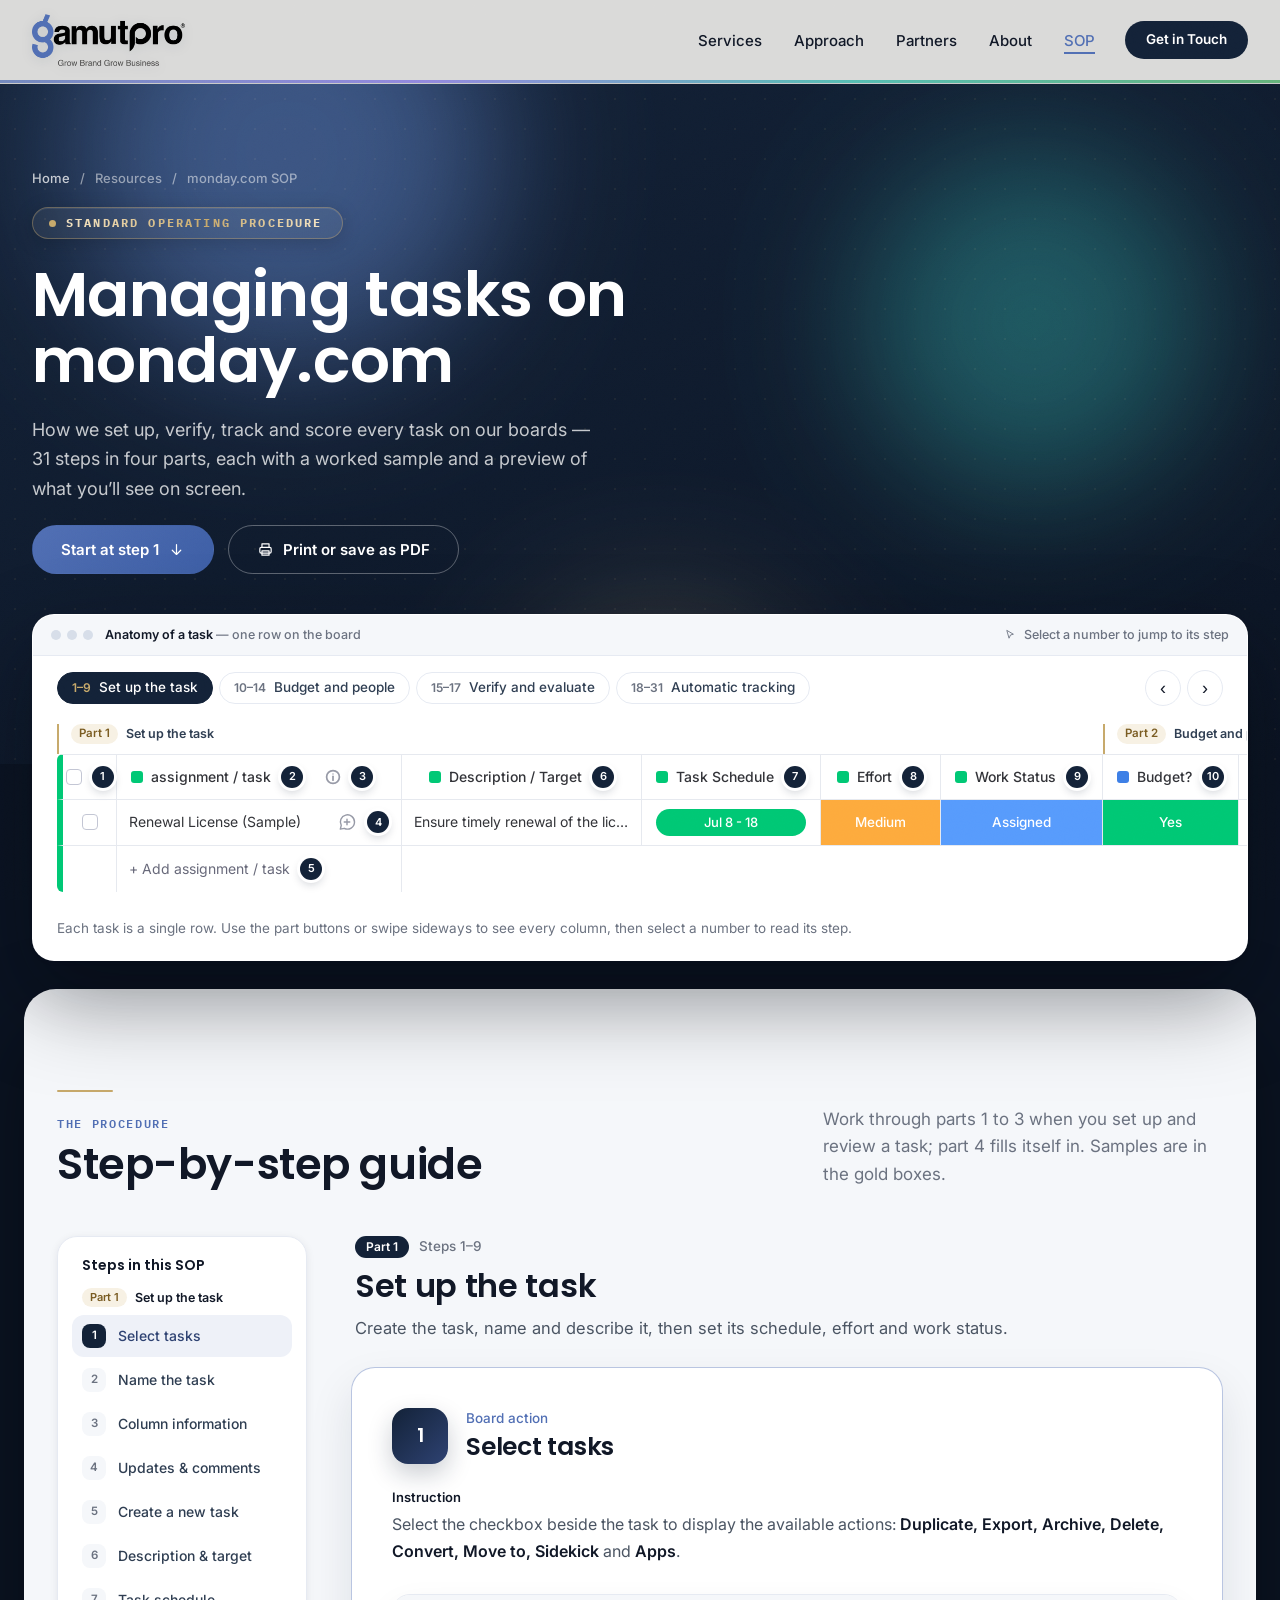
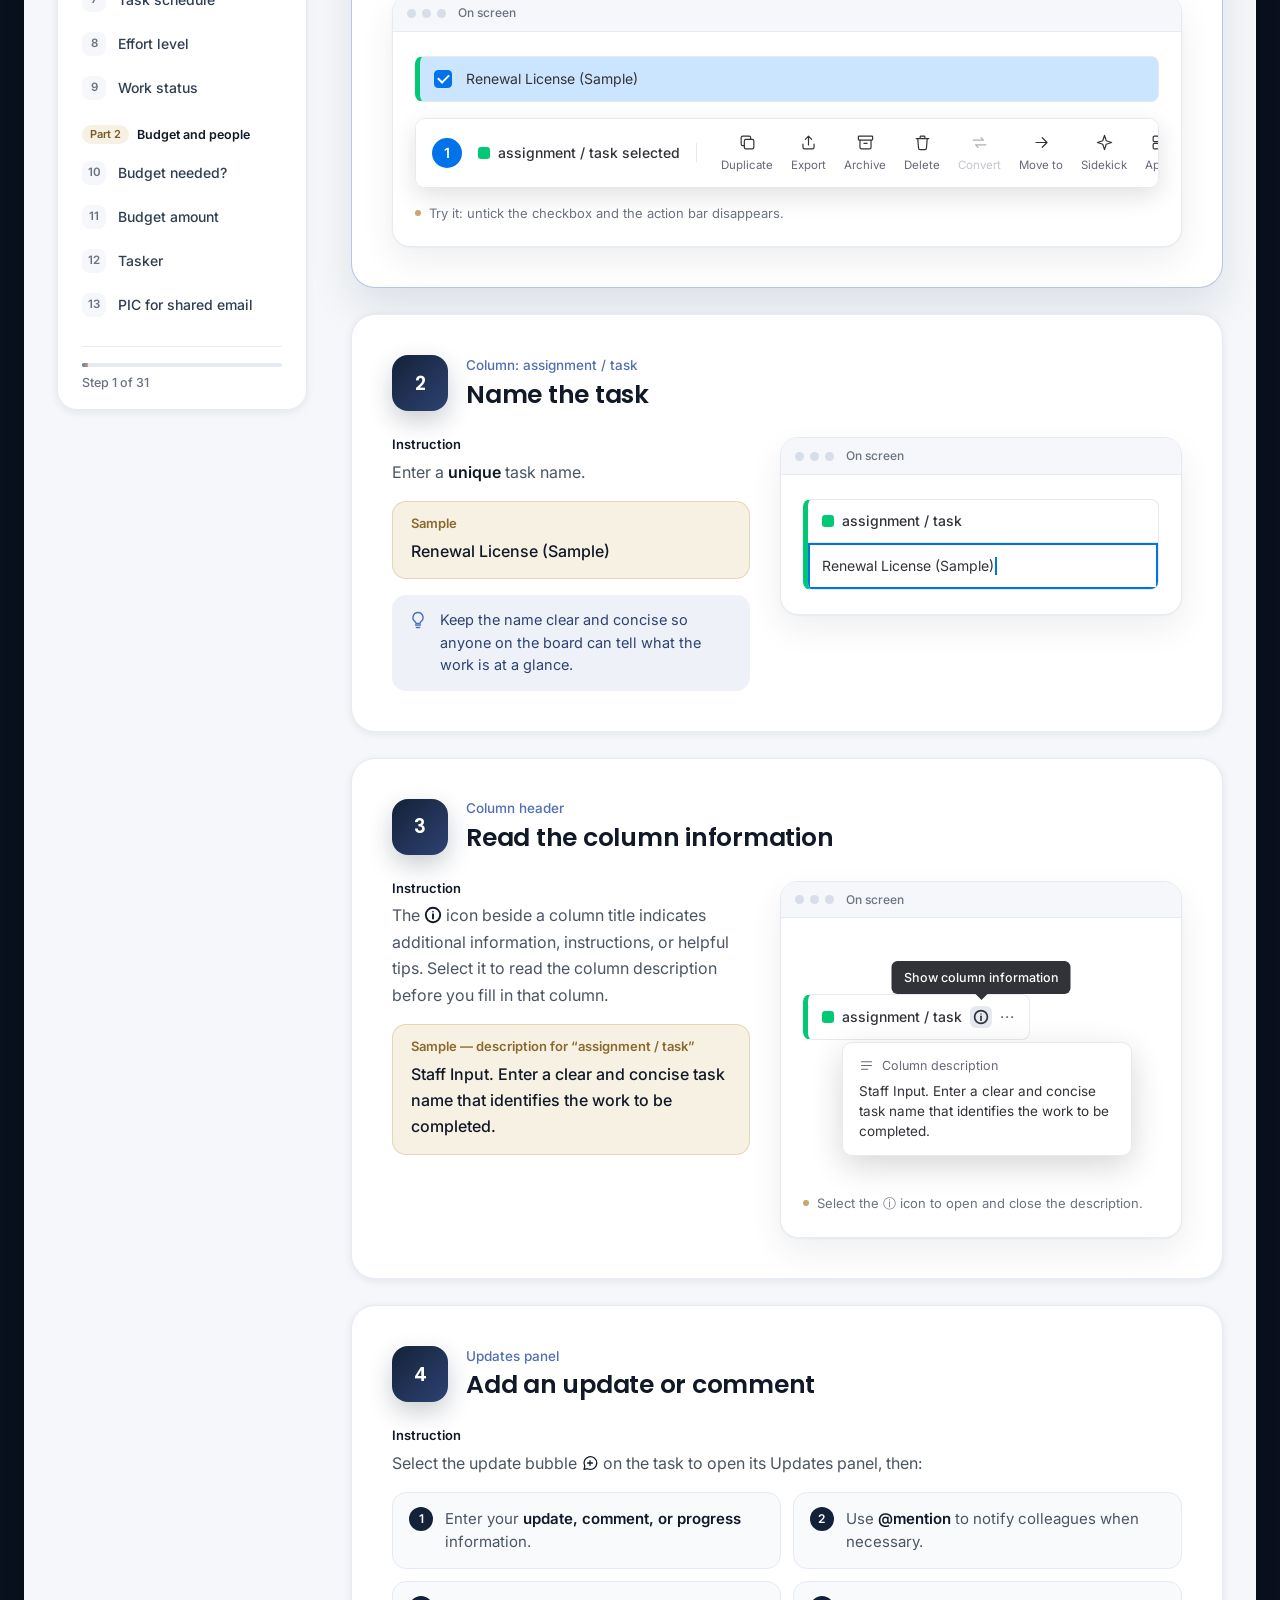
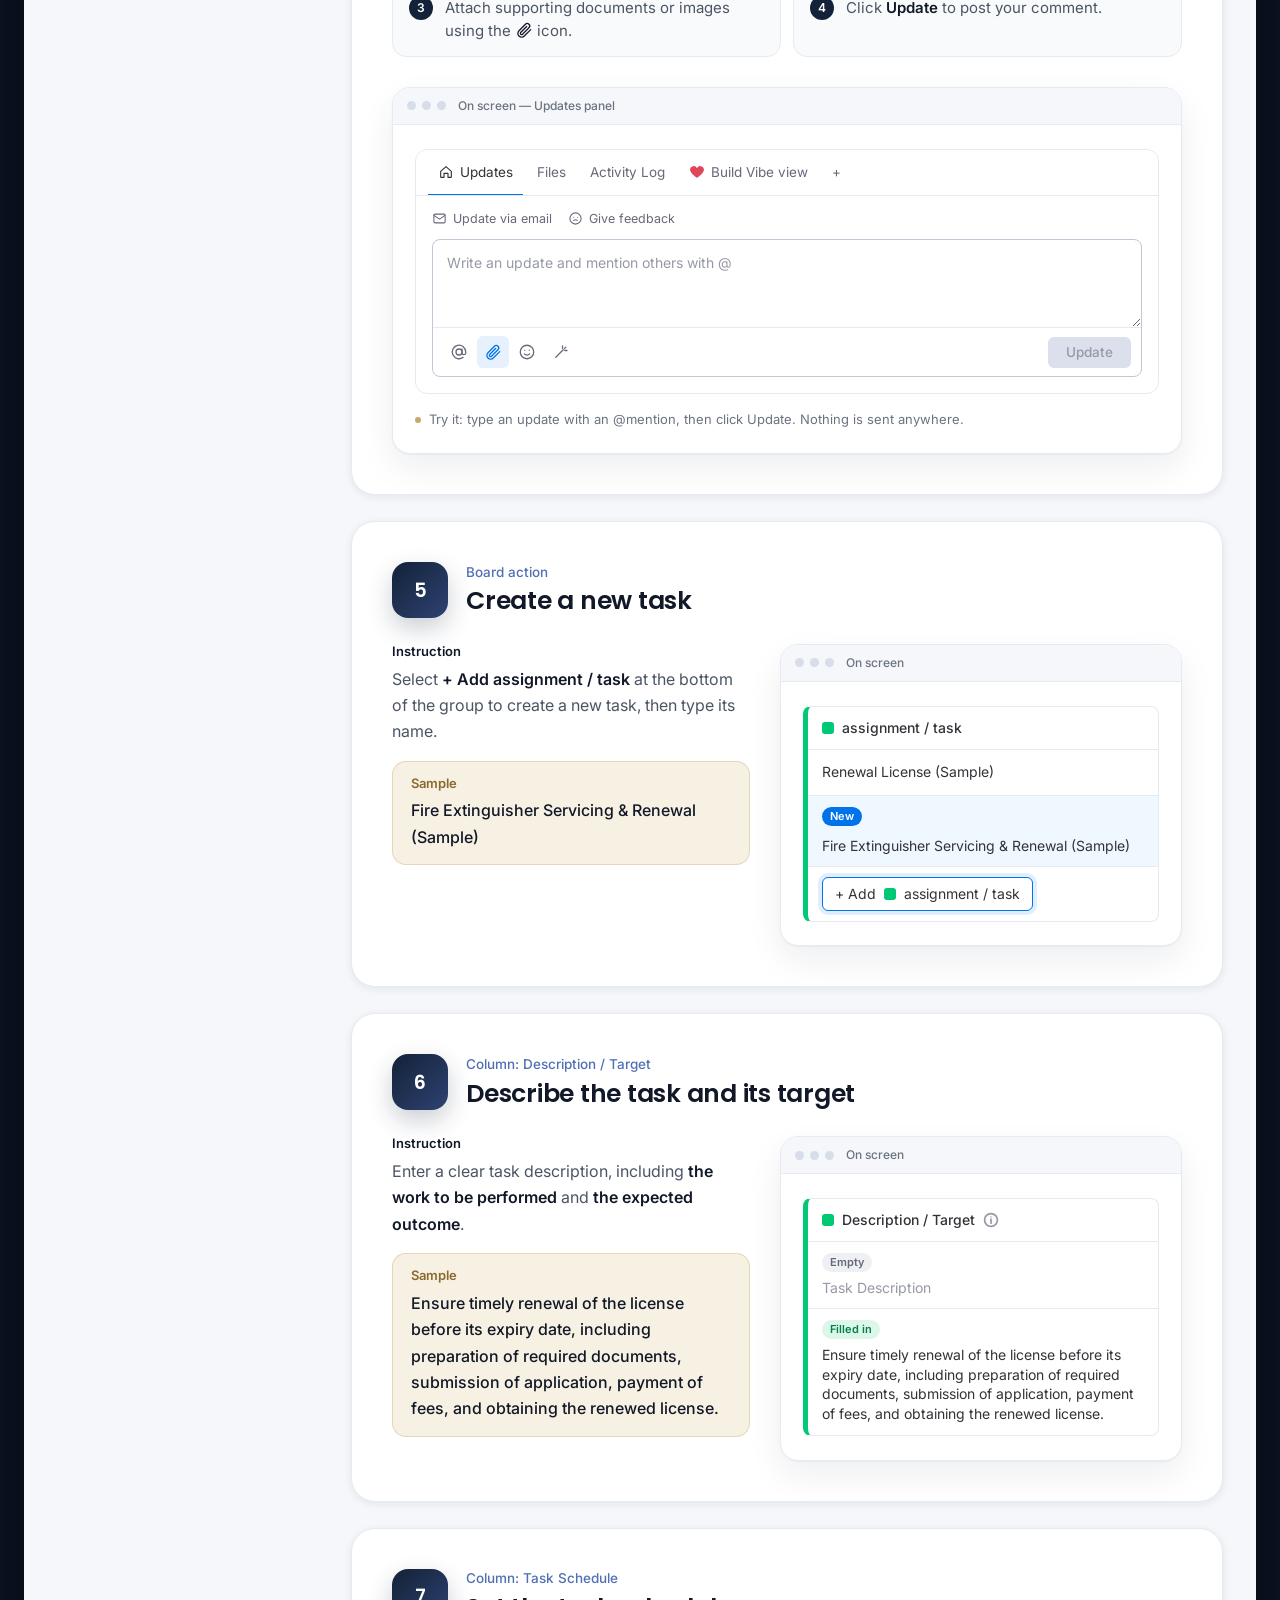
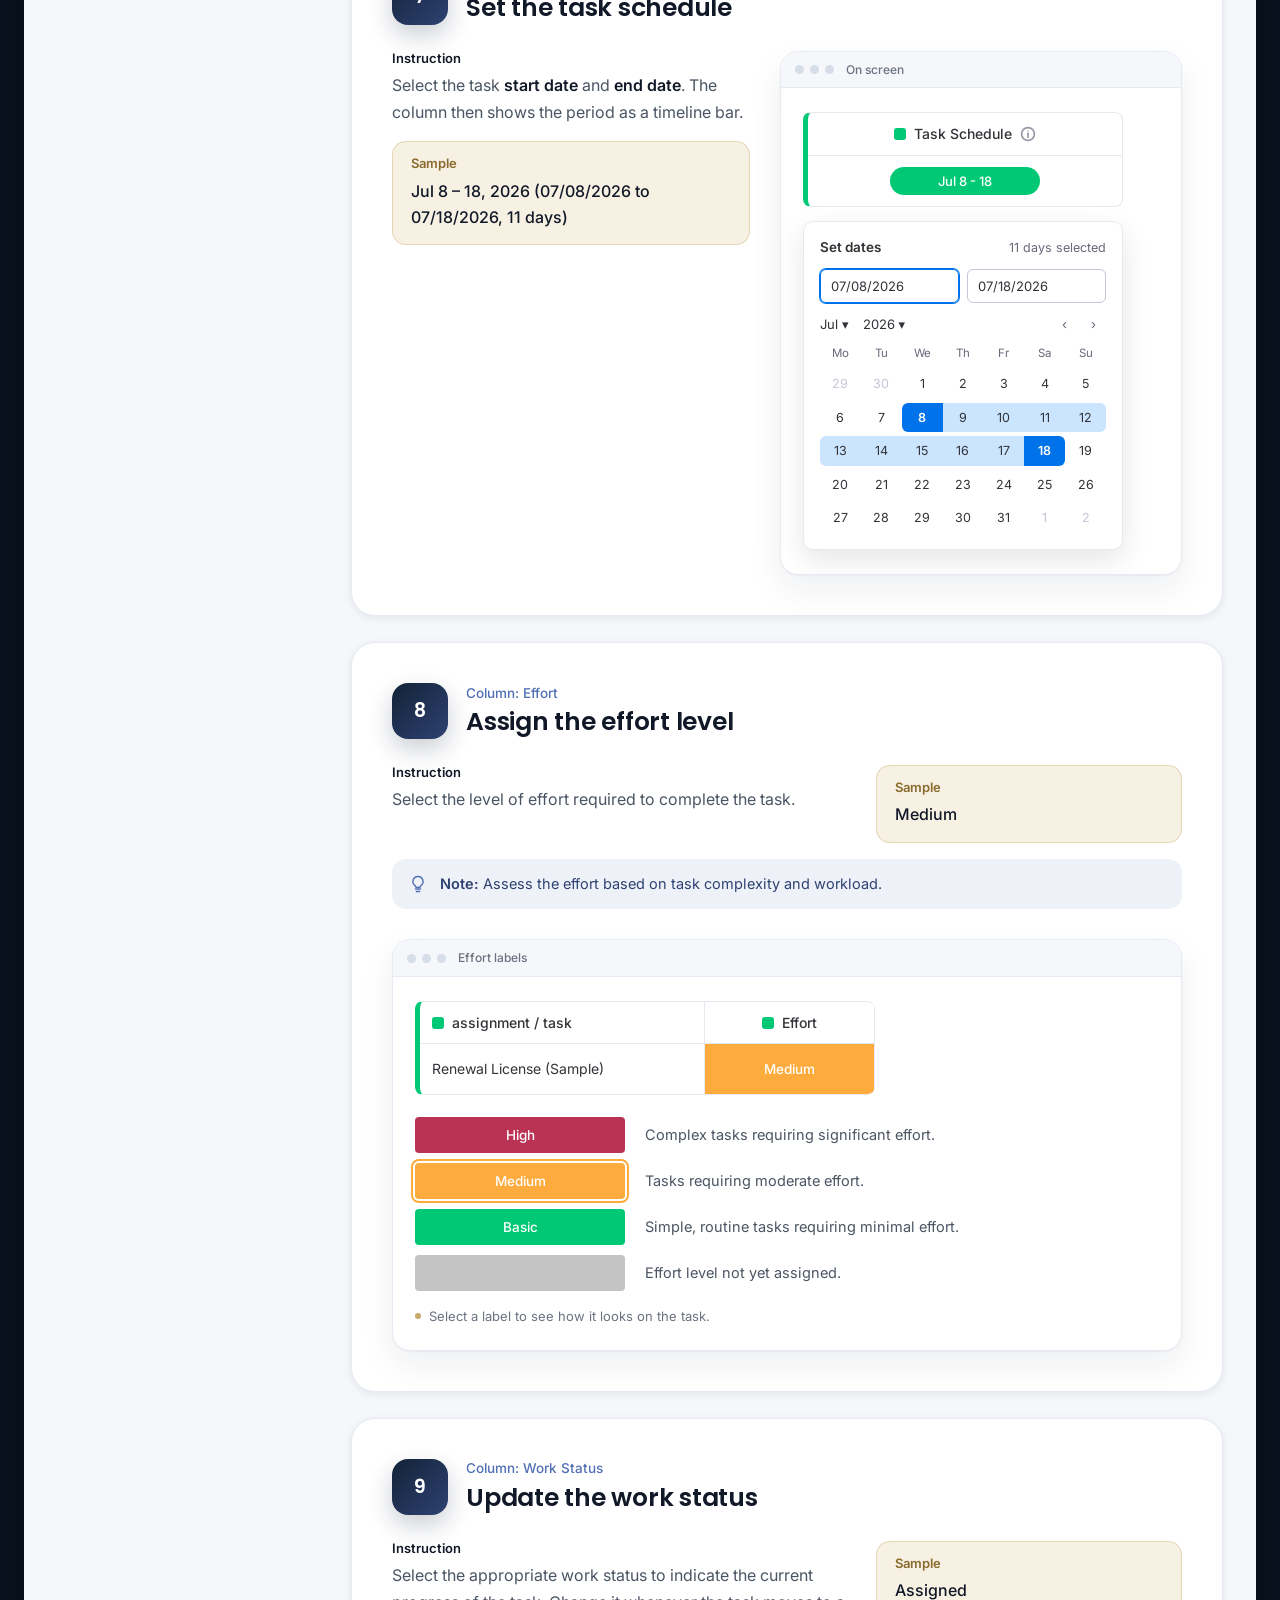
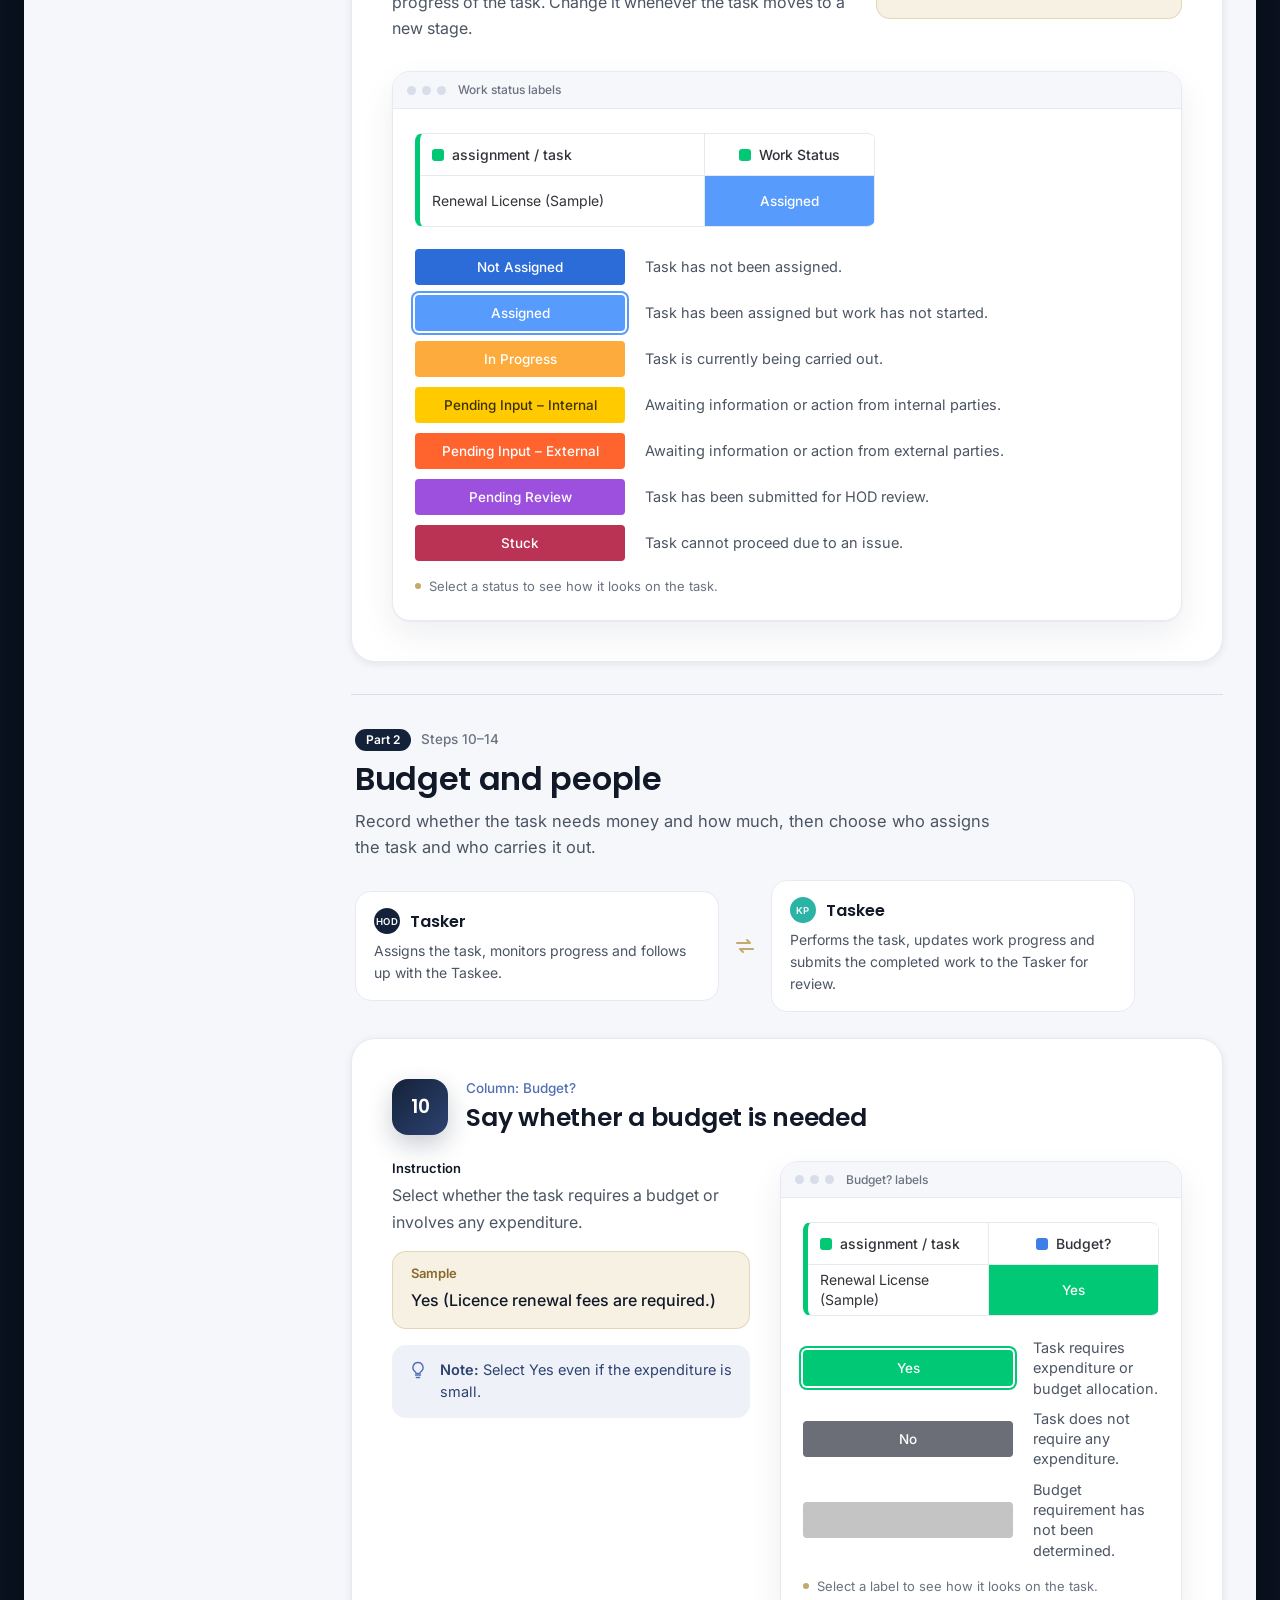
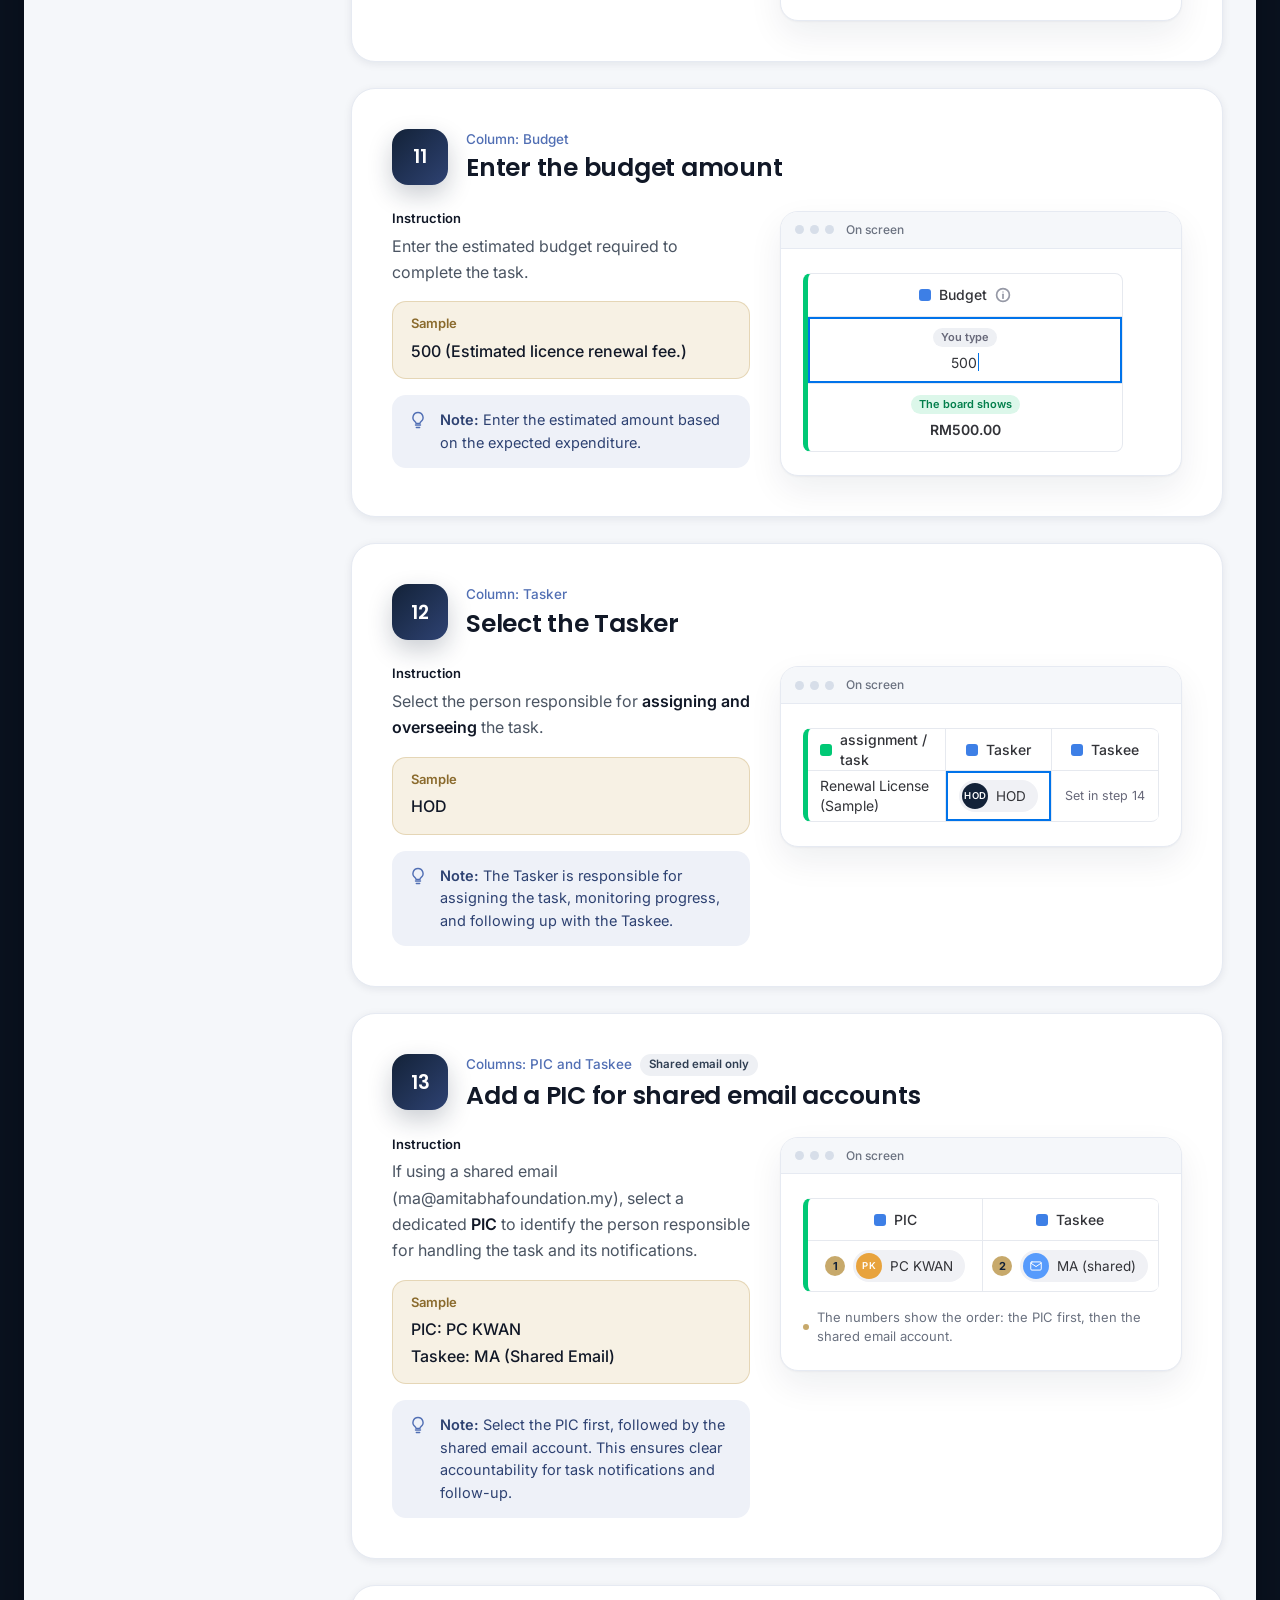
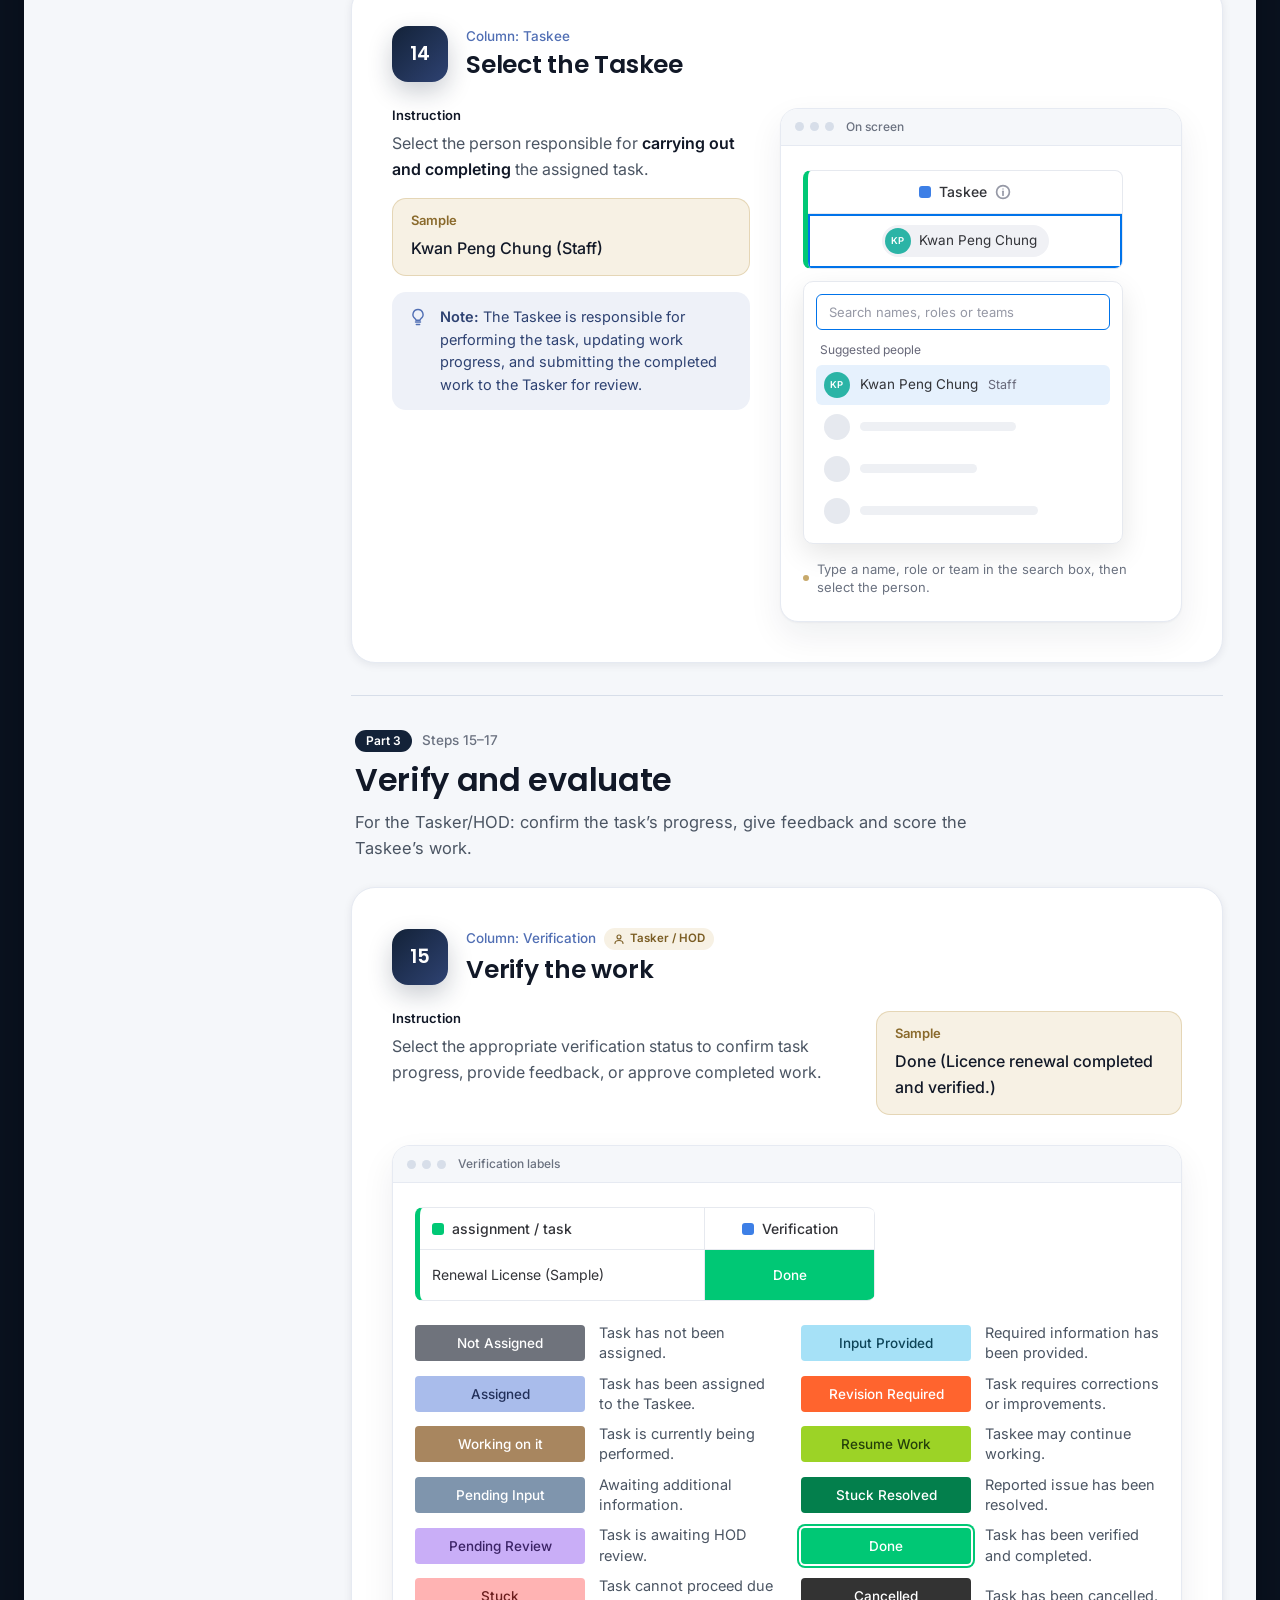
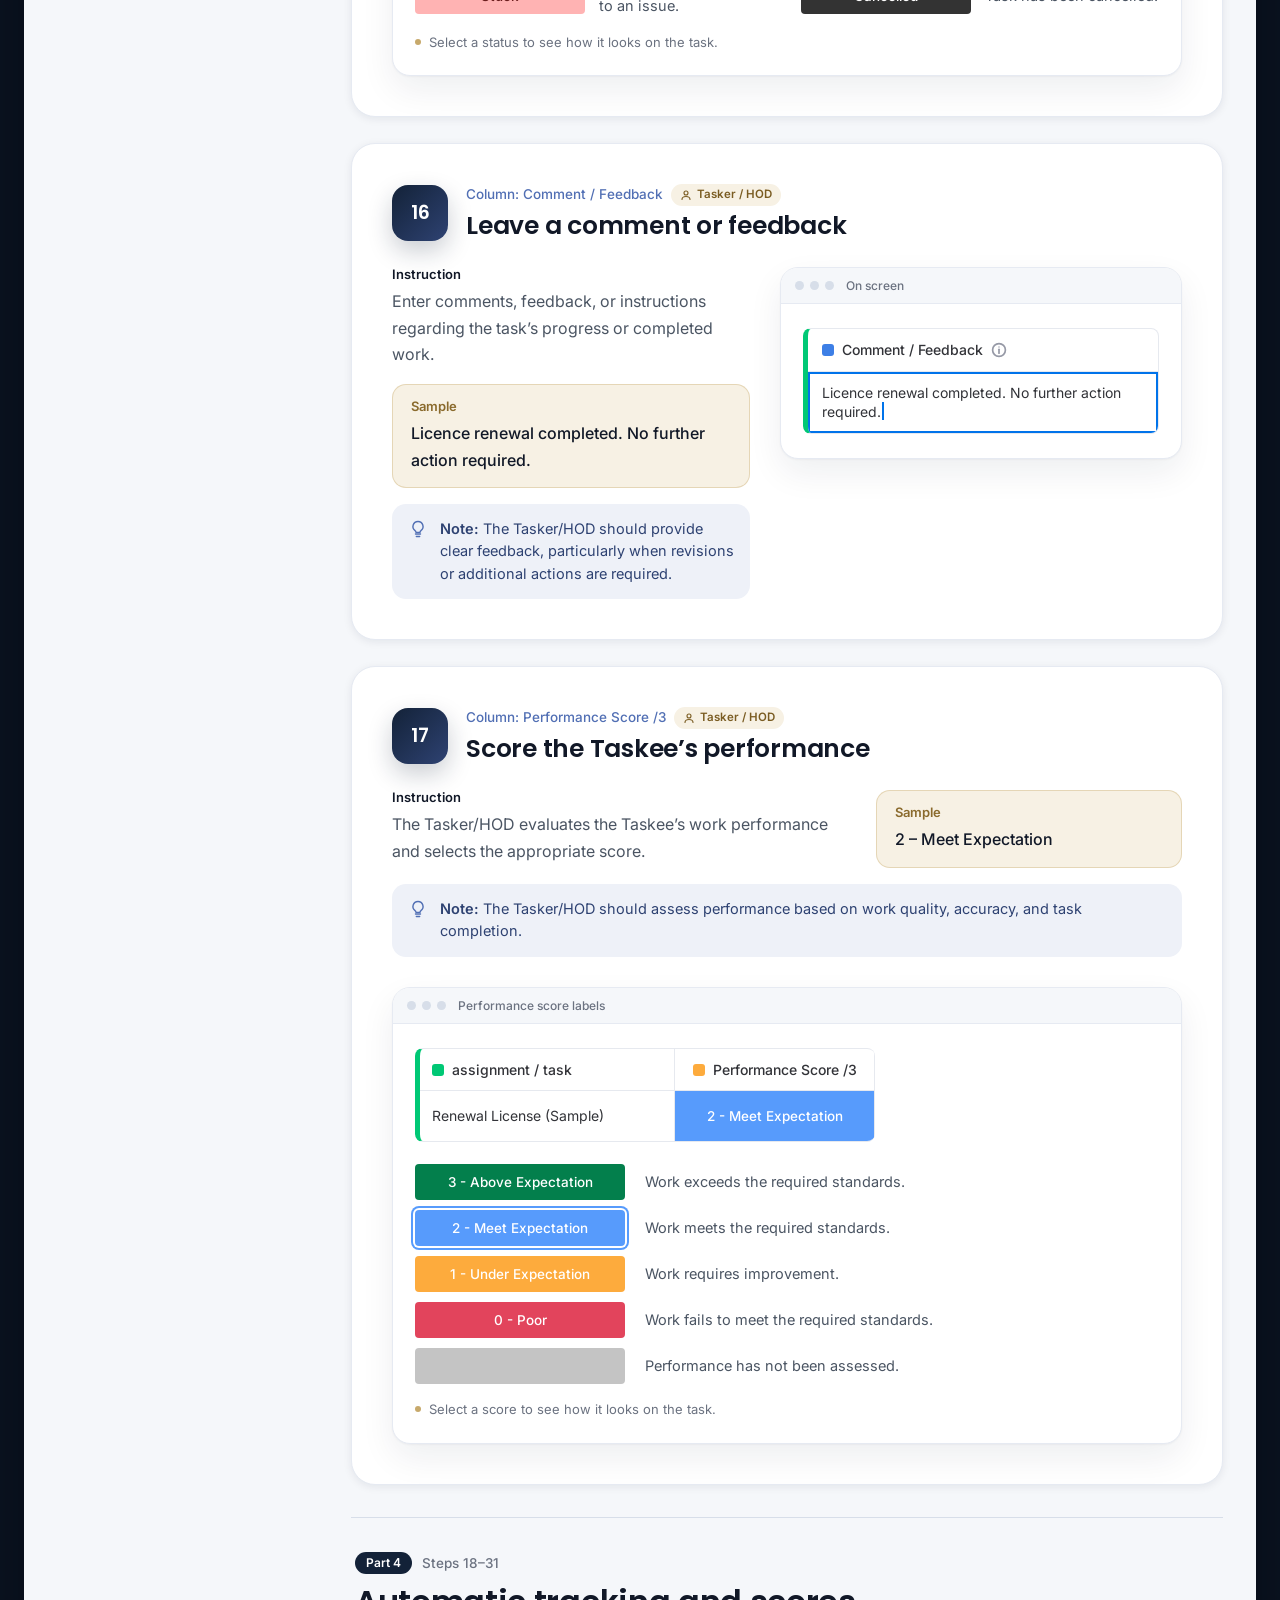
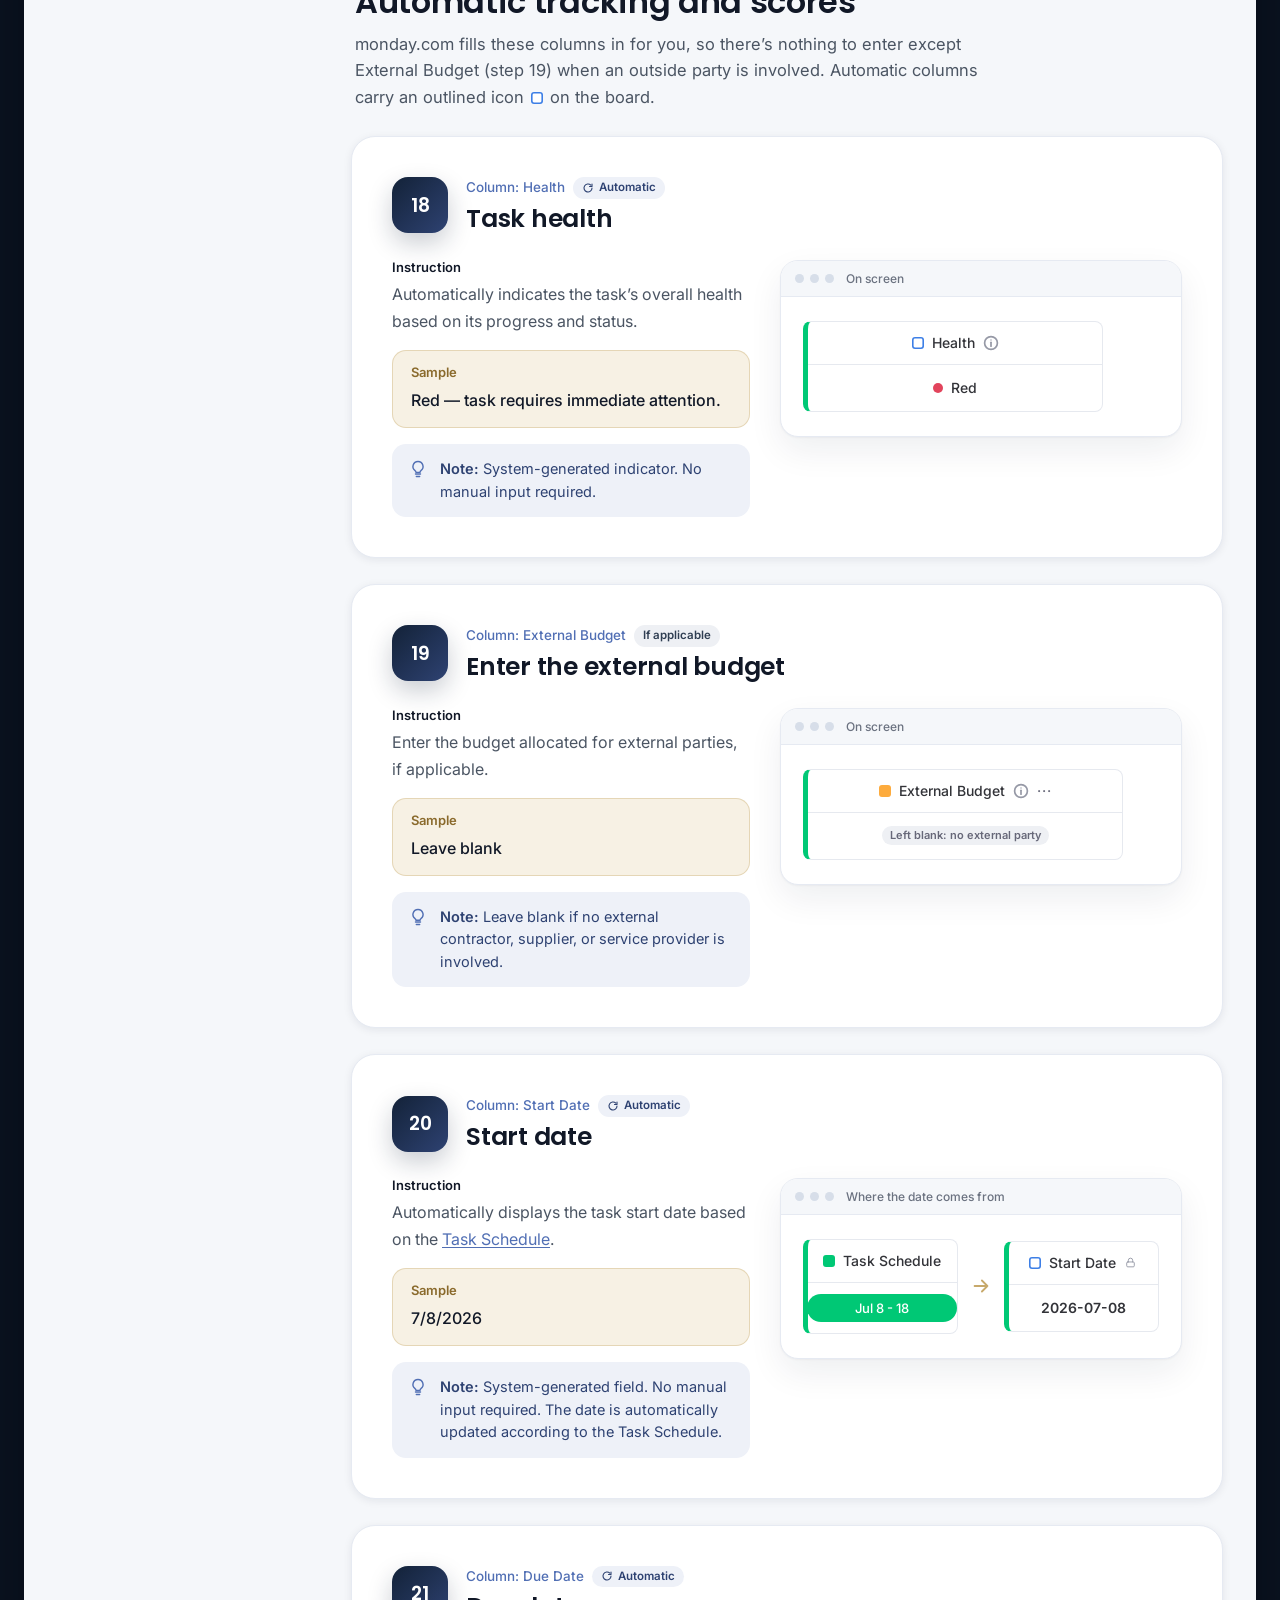
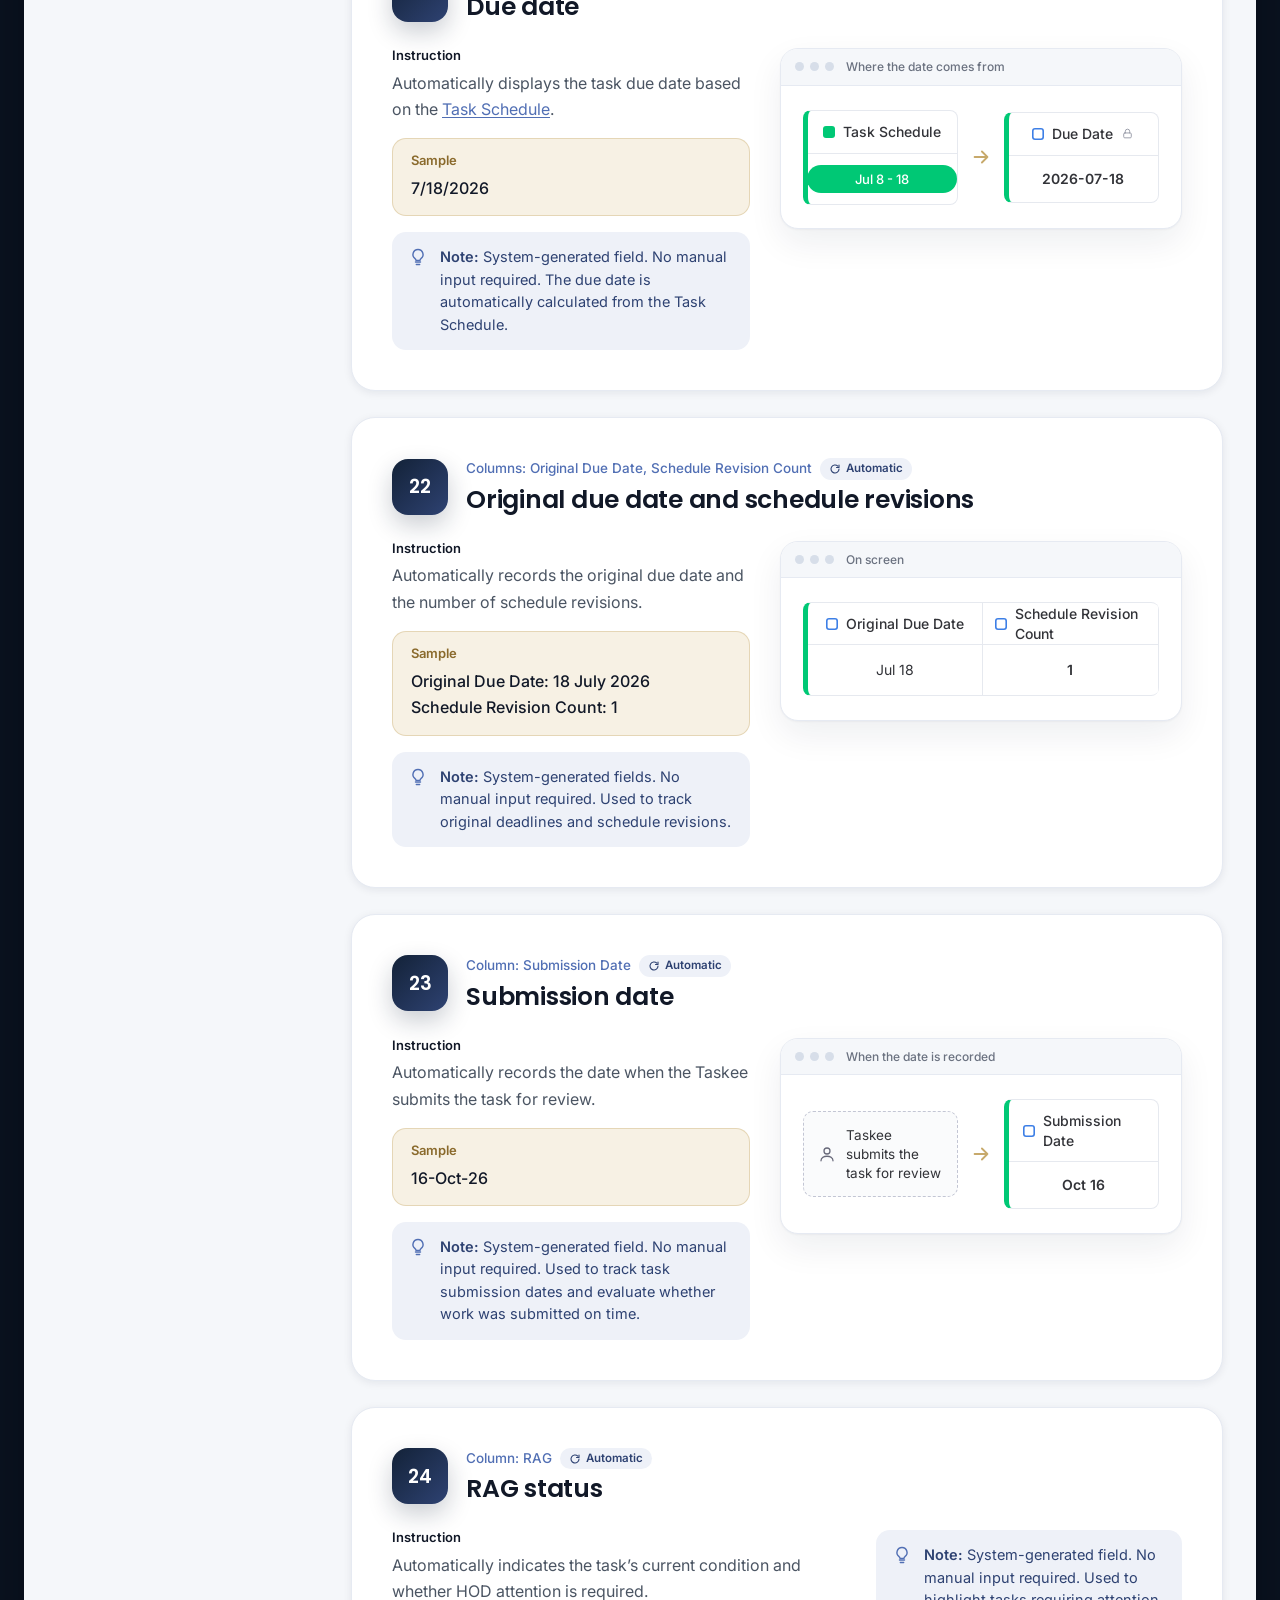
<file: SOP.html>
<!DOCTYPE html>
<html lang="en">
<head>
<meta charset="UTF-8">
<script>document.documentElement.classList.add('js');</script>
<meta name="viewport" content="width=device-width, initial-scale=1">
<title>monday.com Task Management SOP — Gamut Pro Sdn Bhd</title>
<meta name="description" content="Gamut Pro’s standard operating procedure for creating, describing, scheduling and tracking tasks on monday.com.">
<!-- Internal guide: delete the next line if you want search engines to index this page -->
<meta name="robots" content="noindex, nofollow">
<meta name="theme-color" content="#132238">
<meta name="color-scheme" content="light">
<link rel="icon" type="image/png" href="Photos/favicon-g.png">
<link rel="apple-touch-icon" href="Photos/favicon-g.png">
<link rel="preconnect" href="https://fonts.googleapis.com">
<link rel="preconnect" href="https://fonts.gstatic.com" crossorigin>
<link href="https://fonts.googleapis.com/css2?family=Poppins:wght@500;600;700&family=Inter:wght@400;500;600;700&family=IBM+Plex+Mono:wght@400;500;600&display=swap" rel="stylesheet">
<style>
  /* ==========================================================
     Gamut Pro — monday.com SOP page
     Uses the same design tokens as the main Gamut Pro site.
     ========================================================== */
  :root{
    --white:#FFFFFF;
    --bg:#F8FAFC;
    --panel:#F5F7FA;
    --ink:#111827;
    --navy:#132238;
    --midnight:#0B1423;
    --slate:#2F3E52;
    --body-text:#4B5563;
    --grey:#6B7280;
    --border:#E6EAF2;
    --divider:#D7DEE9;
    --blue:#516FB4;
    --blue-hover:#3D5EA5;
    --blue-tint:#EEF1F8;
    --blue-deep:#2E4272;
    --gold:#C7A96B;
    --gold-tint:#F7F1E4;

    --shadow-sm:0 2px 8px rgba(14,27,51,.08);
    --shadow-md:0 20px 44px rgba(14,27,51,.10);
    --shadow-lg:0 24px 60px rgba(14,27,51,.18);
    --shadow-premium:0 2px 4px rgba(14,27,51,.05),0 30px 80px rgba(14,27,51,.12);
    --radius:24px;

    /* monday.com interface recreation */
    --mk-ink:#323338;
    --mk-muted:#676879;
    --mk-line:#E6E9EF;
    --mk-border:#C3C6D4;
    --mk-blue:#0073EA;
    --mk-blue-tint:#CCE5FF;
    --mk-green:#00C875;

    --nav-h:84px;
  }
  *{box-sizing:border-box}
  [hidden]{display:none!important}
  html{scroll-behavior:smooth}
  body{margin:0;background:var(--midnight);color:var(--body-text);font-family:'Inter',system-ui,-apple-system,'Segoe UI',sans-serif;line-height:1.6;-webkit-font-smoothing:antialiased;overflow-x:hidden}
  body::after{
    content:'';position:fixed;inset:0;z-index:2147483647;pointer-events:none;
    opacity:.035;mix-blend-mode:overlay;
    background-image:url("data:image/svg+xml,%3Csvg xmlns='http://www.w3.org/2000/svg' width='180' height='180'%3E%3Cfilter id='n'%3E%3CfeTurbulence type='fractalNoise' baseFrequency='0.9' numOctaves='2' stitchTiles='stitch'/%3E%3C/filter%3E%3Crect width='100%25' height='100%25' filter='url(%23n)'/%3E%3C/svg%3E");
  }
  main>section:not(.sop-hero){
    position:relative;width:calc(100% - 48px);max-width:1400px;margin:28px auto;
    border-radius:32px;overflow:hidden;border:1px solid rgba(255,255,255,.07);
    box-shadow:0 40px 90px rgba(0,0,0,.45);
  }
  @media (max-width:768px){ main>section:not(.sop-hero){ width:calc(100% - 28px);margin:16px auto;border-radius:22px } }
  img{max-width:100%;height:auto;display:block}
  a{color:var(--blue);text-decoration:none}
  a:hover{color:var(--blue-hover)}
  h1,h2,h3{margin:0;font-family:'Poppins',system-ui,sans-serif;font-weight:600;letter-spacing:-.01em;color:var(--ink)}
  p{margin:0}
  section{scroll-margin-top:calc(var(--nav-h) + 12px)}
  .sr-only{position:absolute;width:1px;height:1px;padding:0;margin:-1px;overflow:hidden;clip:rect(0,0,0,0);white-space:nowrap;border:0}
  .eyebrow{font:600 12px/1 'IBM Plex Mono',ui-monospace,monospace;letter-spacing:.14em;text-transform:uppercase;color:var(--blue);margin:0 0 12px;display:inline-block}
  .divider-gold{display:block;height:2px;width:56px;background:var(--gold);border-radius:2px;margin-bottom:18px}
  :focus-visible{outline:2px solid var(--blue);outline-offset:2px;border-radius:4px}
  .ic{width:1em;height:1em;fill:none;stroke:currentColor;stroke-width:1.7;stroke-linecap:round;stroke-linejoin:round;flex:none}

  .btn{display:inline-flex;align-items:center;justify-content:center;gap:9px;padding:15px 28px;border-radius:999px;font:600 15px/1 'Inter',sans-serif;white-space:nowrap;cursor:pointer;border:1.5px solid transparent;transition:background .2s ease,border-color .2s ease,color .2s ease,transform .2s ease,box-shadow .2s ease}
  .btn:hover{transform:translateY(-2px)}
  .btn .ic{width:17px;height:17px}
  .btn-primary{background:linear-gradient(135deg,var(--blue) 0%,var(--blue-hover) 100%);color:#fff}
  .btn-primary:hover{box-shadow:0 20px 50px rgba(81,111,180,.35);color:#fff}
  .btn-dark{background:var(--navy);color:#fff}
  .btn-dark:hover{background:var(--blue);color:#fff}
  .btn-outline-light{background:transparent;border-color:rgba(255,255,255,.32);color:#fff}
  .btn-outline-light:hover{background:rgba(255,255,255,.1);color:#fff}
  .btn-sm{padding:11px 20px;font-size:13.5px}

  /* ---------- nav (same as main site) ---------- */
  .nav{position:sticky;top:0;z-index:50;background:rgba(247,246,243,.88);backdrop-filter:blur(14px);-webkit-backdrop-filter:blur(14px);border-bottom:1px solid rgba(20,22,26,.08);transition:box-shadow .25s ease}
  .nav.is-scrolled{box-shadow:var(--shadow-sm)}
  .nav-inner{max-width:1440px;margin:0 auto;padding:14px 32px;display:flex;align-items:center;gap:28px;transition:padding .25s ease}
  .nav.is-scrolled .nav-inner{padding:10px 32px}
  .nav-brand{display:flex;align-items:center;margin-right:auto;flex-shrink:0}
  .nav-logo{height:52px;width:auto!important;max-width:none!important;flex-shrink:0;object-fit:contain;transition:height .25s ease;filter:drop-shadow(0 2px 6px rgba(14,27,51,.10))}
  .nav.is-scrolled .nav-logo{height:40px}
  .nav-wordmark{font:700 22px/1 'Poppins',sans-serif;color:var(--navy);letter-spacing:-.02em}
  .nav-wordmark b{color:var(--blue);font-weight:700}
  .nav-links{display:flex;align-items:center;gap:28px}
  .nav-links a{position:relative;color:var(--ink);font:500 15px/1 'Inter',sans-serif;padding:6px 2px}
  .nav-links a::after{content:'';position:absolute;left:2px;right:2px;bottom:0;height:2px;background:var(--blue);transform:scaleX(0);transform-origin:left;transition:transform .25s ease}
  .nav-links a:hover,.nav-links a.is-current{color:var(--blue)}
  .nav-links a:hover::after,.nav-links a.is-current::after{transform:scaleX(1)}
  .nav-toggle{display:none;flex-direction:column;justify-content:center;gap:4px;width:36px;height:36px;background:none;border:1px solid var(--border);border-radius:8px;cursor:pointer;flex-shrink:0}
  .nav-toggle span{display:block;height:2px;background:var(--ink);border-radius:2px;margin:0 8px}
  @media (max-width:920px){ .nav-links{display:none} .nav-toggle{display:flex} }
  @media (max-width:500px){ .nav-inner{padding-left:14px!important;padding-right:14px!important;gap:10px!important} }
  .nav-spectrum{height:3px;width:100%;background:linear-gradient(90deg,#516FB4,#7C6FE0,#2BB4A6,#3FA65C,#E8A33D,#E2604F,#516FB4);background-size:200% 100%;animation:spectrum-shift 18s linear infinite;position:relative;z-index:2;opacity:.75}
  @keyframes spectrum-shift{from{background-position:0% 0}to{background-position:-100% 0}}
  /* reading progress sits on top of the spectrum line */
  .read-progress{position:absolute;left:0;right:0;bottom:0;height:3px;z-index:3;background:var(--navy);transform:scaleX(0);transform-origin:left center}

  .mobile-menu{
    position:fixed;inset:0;z-index:60;display:flex;flex-direction:column;align-items:flex-start;justify-content:center;gap:4px;
    padding:32px 40px;background:var(--midnight);
    opacity:0;visibility:hidden;transform:translateY(-14px);pointer-events:none;
    transition:opacity .3s ease,transform .3s ease,visibility .3s;
  }
  .mobile-menu.is-open{opacity:1;visibility:visible;transform:none;pointer-events:auto}
  .mobile-menu a{padding:14px 4px;color:rgba(255,255,255,.85);font:600 clamp(22px,6vw,30px)/1.2 'Poppins',sans-serif;border-bottom:1px solid rgba(255,255,255,.1);width:100%}
  .mobile-menu a:hover{color:#fff}
  .mobile-menu a.is-current{color:var(--gold)}
  .mobile-menu .btn{margin-top:16px}
  .mobile-menu-close{position:absolute;top:20px;right:24px;width:40px;height:40px;border-radius:50%;background:rgba(255,255,255,.08);border:1px solid rgba(255,255,255,.2);color:#fff;font-size:20px;line-height:1;cursor:pointer}

  /* ---------- hero ---------- */
  .sop-hero{position:relative;background:linear-gradient(160deg,var(--navy) 0%,var(--midnight) 100%);overflow:hidden;color:#fff}
  .sop-hero::before{content:'';position:absolute;inset:0;pointer-events:none;background-image:radial-gradient(rgba(199,169,107,.08) 1px,transparent 1px);background-size:30px 30px}
  .hero-aurora{position:absolute;inset:0;z-index:1;pointer-events:none;mix-blend-mode:screen;opacity:.55}
  .hero-aurora span{position:absolute;border-radius:50%;filter:blur(70px);animation:auroraDrift 16s ease-in-out infinite alternate}
  .hero-aurora .a1{width:420px;height:420px;background:#516FB4;top:-140px;left:6%}
  .hero-aurora .a2{width:340px;height:340px;background:#2BB4A6;top:10%;right:6%;animation-delay:-5s;opacity:.7}
  .hero-aurora .a3{width:300px;height:300px;background:var(--gold);bottom:-140px;left:40%;opacity:.45;animation-delay:-10s}
  @keyframes auroraDrift{0%{transform:translate(0,0) scale(1)}50%{transform:translate(40px,-30px) scale(1.12)}100%{transform:translate(-30px,20px) scale(.96)}}
  .sop-hero-inner{position:relative;z-index:2;max-width:1440px;margin:0 auto;padding:clamp(48px,8vw,88px) 32px clamp(150px,16vw,190px)}
  .sop-hero-copy{max-width:700px;display:flex;flex-direction:column;gap:22px;animation:riseIn .7s ease both}
  @keyframes riseIn{from{opacity:0;transform:translateY(18px)}to{opacity:1;transform:none}}
  .breadcrumb{display:flex;flex-wrap:wrap;align-items:center;gap:10px;font:500 13px/1 'Inter',sans-serif;color:rgba(255,255,255,.5)}
  .breadcrumb a{color:rgba(255,255,255,.75)}
  .breadcrumb a:hover{color:#fff}
  .hero-tag{
    display:inline-flex;align-items:center;gap:10px;width:fit-content;
    padding:9px 20px 9px 16px;border-radius:999px;
    background:rgba(255,255,255,.06);backdrop-filter:blur(8px);-webkit-backdrop-filter:blur(8px);
    border:1px solid rgba(199,169,107,.4);box-shadow:0 4px 20px rgba(0,0,0,.18),inset 0 1px 0 rgba(255,255,255,.08);
  }
  .hero-tag .dot{width:7px;height:7px;border-radius:50%;background:var(--gold);flex-shrink:0;animation:tagPulse 2.4s ease-out infinite}
  @keyframes tagPulse{0%{box-shadow:0 0 0 0 rgba(199,169,107,.5)}70%{box-shadow:0 0 0 7px rgba(199,169,107,0)}100%{box-shadow:0 0 0 0 rgba(199,169,107,0)}}
  .hero-tag span:last-child{
    font:700 12px/1 'IBM Plex Mono',monospace;letter-spacing:.18em;
    background:linear-gradient(90deg,#F4E4C4 0%,var(--gold) 55%,#F4E4C4 100%);
    -webkit-background-clip:text;background-clip:text;-webkit-text-fill-color:transparent;color:var(--gold);
  }
  .sop-hero h1{font-size:clamp(2.3rem,5vw,3.9rem);line-height:1.06;color:#fff}
  .sop-hero p.lead{font:400 18px/1.62 'Inter',sans-serif;color:rgba(255,255,255,.76);max-width:560px}
  .hero-actions{display:flex;flex-wrap:wrap;gap:14px}

  /* ---------- board overview (overlaps hero) ---------- */
  .board-wrap{position:relative;z-index:5;max-width:1440px;margin:clamp(-150px,-12vw,-110px) auto 0;padding:0 32px}
  @media (max-width:768px){ .board-wrap{padding:0 14px} }
  .board-frame{background:#fff;border-radius:22px;border:1px solid rgba(255,255,255,.6);box-shadow:var(--shadow-premium),0 40px 90px rgba(0,0,0,.35);overflow:hidden}
  .frame-bar{display:flex;align-items:center;gap:12px;padding:12px 18px;background:var(--panel);border-bottom:1px solid var(--border);font:500 12.5px/1.3 'Inter',sans-serif;color:var(--grey)}
  .frame-bar .dots{display:flex;gap:6px;flex:none}
  .frame-bar .dots i{width:10px;height:10px;border-radius:50%;background:var(--divider)}
  .frame-bar strong{color:var(--ink);font-weight:600}
  .frame-bar .frame-hint{margin-left:auto;display:flex;align-items:center;gap:8px;white-space:nowrap}
  @media (max-width:640px){ .frame-bar .frame-hint{display:none} }
  .board-scroll{overflow-x:auto;-webkit-overflow-scrolling:touch}
  .mk-board{min-width:1080px;padding:26px 24px 28px}
  .board-caption{padding:0 24px 22px;font:400 13.5px/1.5 'Inter',sans-serif;color:var(--grey)}
  .swipe-note{display:none}
  @media (max-width:1100px){ .swipe-note{display:inline} }

  .mk-board-grid{display:grid;grid-template-columns:64px minmax(250px,1.3fr) minmax(260px,1.6fr) 180px 150px 190px;border-left:6px solid var(--mk-green);border-radius:6px 0 0 6px}
  .mk-board-grid>div{min-width:0;min-height:46px;display:flex;align-items:center;padding:0 12px;border-bottom:1px solid var(--mk-line);border-right:1px solid var(--mk-line);font:400 14px/1.3 'Inter',sans-serif;color:var(--mk-ink)}
  .mk-board-grid>.bh{font-weight:500;gap:8px;white-space:nowrap;border-top:1px solid var(--mk-line)}
  .mk-board-grid>.bh.c,.mk-board-grid>.bc.c{justify-content:center}
  .mk-board-grid>.bc.fill{padding:0}
  .mk-board-grid>.bc.fill .mk-status{height:100%;border-radius:0;cursor:default}
  .mk-board-grid>.bc.name{justify-content:space-between;gap:10px}
  .mk-board-grid>.bc.rest{grid-column:span 4;border-right:0;border-bottom:0}
  .mk-board-grid>.bc.add{color:var(--mk-muted);border-bottom:0}
  .mk-board-grid>.bc.add-check{border-bottom:0}
  .ellipsis{display:block;white-space:nowrap;overflow:hidden;text-overflow:ellipsis;min-width:0;flex:1}

  /* numbered pins on the board */
  .pinned{position:relative;display:inline-flex;align-items:center;gap:8px}
  .pin{
    position:relative;z-index:2;margin-left:2px;
    width:22px;height:22px;border-radius:50%;flex:none;
    display:flex;align-items:center;justify-content:center;
    background:var(--navy);color:#fff;font:600 11px/1 'Inter',sans-serif;
    box-shadow:0 0 0 3px #fff,0 4px 10px rgba(14,27,51,.25);
    transition:transform .2s ease,background .2s ease;
  }
  .pin:hover,.pin:focus-visible{background:var(--gold);color:var(--navy);transform:scale(1.15)}
  .pinned .pin{box-shadow:0 0 0 3px #fff,0 4px 10px rgba(14,27,51,.22)}

  /* ---------- SOP section ---------- */
  .sop{background:var(--panel)}
  main>section.sop{overflow:clip}
  .sop-inner{max-width:1440px;margin:0 auto;padding:clamp(56px,9vw,100px) 32px}
  @media (max-width:768px){ .sop-inner{padding-left:16px;padding-right:16px} }
  .section-head{display:flex;flex-wrap:wrap;align-items:flex-end;justify-content:space-between;gap:28px;margin-bottom:48px}
  .section-head h2{font-size:clamp(1.9rem,3.6vw,2.7rem);line-height:1.08}
  .section-head p{font:400 17px/1.6 'Inter',sans-serif;color:var(--grey);max-width:400px}

  .sop-layout{display:grid;grid-template-columns:250px minmax(0,1fr);gap:44px;align-items:start}
  .sop-toc{position:sticky;top:calc(var(--nav-h) + 24px);background:#fff;border:1px solid var(--border);border-radius:20px;padding:20px 14px;box-shadow:var(--shadow-sm)}
  .sop-toc-title{display:block;padding:0 10px 12px;font:600 14px/1.2 'Poppins',sans-serif;color:var(--ink)}
  .sop-toc ol{position:relative;list-style:none;margin:0;padding:0;display:flex;flex-direction:column;gap:2px}
  .sop-toc a{display:flex;align-items:center;gap:12px;padding:9px 10px;border-radius:12px;color:var(--slate);font:500 14px/1.3 'Inter',sans-serif;transition:background .2s ease,color .2s ease}
  .sop-toc a .n{flex:none;width:24px;height:24px;border-radius:8px;display:flex;align-items:center;justify-content:center;background:var(--panel);font:600 11.5px/1 'Inter',sans-serif;color:var(--grey);transition:background .2s ease,color .2s ease}
  .sop-toc a:hover{background:var(--panel);color:var(--ink)}
  .sop-toc a.is-active{background:var(--blue-tint);color:var(--blue-deep)}
  .sop-toc a.is-active .n{background:var(--navy);color:#fff}
  .sop-toc-progress{margin:14px 10px 0;padding-top:16px;border-top:1px solid var(--border)}
  .sop-toc-track{height:4px;border-radius:4px;background:var(--border);overflow:hidden}
  .sop-toc-track span{display:block;height:100%;width:11.1%;background:linear-gradient(90deg,var(--blue),var(--gold));transition:width .4s ease}
  .sop-toc-label{display:block;margin-top:10px;font:500 12.5px/1 'Inter',sans-serif;color:var(--grey)}
  @media (max-width:1024px){
    .sop-layout{display:block}
    .sop-toc{top:var(--nav-h);z-index:20;padding:8px;border-radius:16px;margin-bottom:22px}
    .sop-toc-title,.sop-toc-progress{display:none}
    .sop-toc ol{flex-direction:row;overflow-x:auto;scrollbar-width:none;gap:4px}
    .sop-toc ol::-webkit-scrollbar{display:none}
    .sop-toc a{white-space:nowrap;padding:8px 12px 8px 8px}
  }

  .sop-steps{display:flex;flex-direction:column;gap:26px}
  .sop-step{scroll-margin-top:calc(var(--nav-h) + 24px);background:#fff;border:1px solid var(--border);border-radius:var(--radius);padding:clamp(22px,3.4vw,40px);box-shadow:var(--shadow-sm);transition:box-shadow .3s ease,border-color .3s ease}
  @media (max-width:1024px){ .sop-step{scroll-margin-top:calc(var(--nav-h) + 84px)} }
  .sop-step.is-active{border-color:rgba(81,111,180,.4);box-shadow:var(--shadow-md)}
  .sop-step-head{display:flex;align-items:center;gap:18px;margin-bottom:26px}
  .sop-step-num{flex:none;width:56px;height:56px;border-radius:16px;background:linear-gradient(135deg,var(--navy),var(--blue-deep));color:#fff;font:600 19px/1 'Poppins',sans-serif;display:flex;align-items:center;justify-content:center;box-shadow:0 10px 24px rgba(19,34,56,.22)}
  .sop-step-cat{display:flex;flex-wrap:wrap;align-items:center;gap:4px 8px;margin-bottom:5px;font:500 13.5px/1.3 'Inter',sans-serif;color:var(--blue)}
  .sop-step h3{font-size:clamp(20px,2.4vw,25px);line-height:1.2}

  .sop-step-content{display:grid;grid-template-columns:minmax(0,1fr) minmax(0,1.12fr);gap:30px;align-items:start}
  .sop-step.is-wide .sop-step-content{grid-template-columns:minmax(0,1fr)}
  @media (max-width:820px){ .sop-step-content{grid-template-columns:minmax(0,1fr)} }
  .sop-copy{display:flex;flex-direction:column;gap:16px}
  @media (min-width:821px){
    .is-wide .sop-copy{display:grid;grid-template-columns:minmax(0,1.5fr) minmax(0,1fr);gap:16px 24px;align-items:start}
    .is-wide .sop-copy>.full{grid-column:1/-1}
  }
  .sop-label{display:block;margin-bottom:6px;font:600 13px/1.2 'Inter',sans-serif;color:var(--ink)}
  .sop-field p{font:400 16px/1.65 'Inter',sans-serif;color:var(--body-text)}
  .sop-field p strong{color:var(--ink);font-weight:600}
  .sop-sample{background:var(--gold-tint);border:1px solid rgba(199,169,107,.38);border-radius:14px;padding:14px 18px}
  .sop-sample .sop-label{color:#8A6A2C}
  .sop-sample p{color:var(--ink);font-weight:500}
  .sop-note{display:flex;gap:12px;align-items:flex-start;background:var(--blue-tint);border-radius:14px;padding:14px 16px;font:400 14.5px/1.55 'Inter',sans-serif;color:var(--blue-deep)}
  .sop-note .ic{width:20px;height:20px;margin-top:1px;color:var(--blue)}
  .sop-note strong{font-weight:600}
  .inline-ic{display:inline-flex;vertical-align:-3px;width:18px;height:18px;color:var(--ink)}

  .sop-bullets{list-style:none;margin:0;padding:0;display:grid;grid-template-columns:repeat(2,minmax(0,1fr));gap:12px;counter-reset:b}
  @media (max-width:640px){ .sop-bullets{grid-template-columns:minmax(0,1fr)} }
  .sop-bullets li{counter-increment:b;display:flex;gap:12px;align-items:flex-start;padding:14px 16px;border:1px solid var(--border);border-radius:14px;background:var(--bg);font:400 15px/1.55 'Inter',sans-serif;color:var(--body-text)}
  .sop-bullets li::before{content:counter(b);flex:none;width:24px;height:24px;border-radius:50%;background:var(--navy);color:#fff;font:600 12px/24px 'Inter',sans-serif;text-align:center}
  .sop-bullets strong{color:var(--ink);font-weight:600}

  /* screen preview frame */
  .sop-screen{margin:0;border:1px solid var(--border);border-radius:18px;background:#fff;overflow:hidden;box-shadow:0 1px 2px rgba(14,27,51,.04),0 14px 34px rgba(14,27,51,.07)}
  .sop-screen .frame-bar{padding:10px 14px;font-size:12px}
  .sop-screen .frame-bar .dots i{width:9px;height:9px}
  .sop-screen-body{padding:24px 22px}
  @media (max-width:520px){ .sop-screen-body{padding:18px 14px} }
  .mk-hint{display:flex;align-items:center;gap:8px;margin-top:16px;font:400 13px/1.45 'Inter',sans-serif;color:var(--grey)}
  .mk-hint::before{content:'';flex:none;width:6px;height:6px;border-radius:50%;background:var(--gold)}

  /* ---------- monday.com UI pieces ---------- */
  .mk{font:400 14px/1.4 'Inter',system-ui,sans-serif;color:var(--mk-ink)}
  .mk-sq{width:12px;height:12px;border-radius:3px;background:var(--mk-green);flex:none}
  .mk-info{width:16px;height:16px;color:#9699A6}
  .mk-cb{flex:none;width:16px;height:16px;border:1.5px solid var(--mk-border);border-radius:4px;background:#fff}
  .mk-bubble{width:20px;height:20px;color:#9699A6}

  .mk-table{border:1px solid var(--mk-line);border-left:5px solid var(--mk-green);border-radius:8px;overflow:hidden;background:#fff}
  .mk-th{display:flex;align-items:center;gap:8px;padding:11px 14px;font-weight:500;border-bottom:1px solid var(--mk-line)}
  .mk-th.c{justify-content:center}
  .mk-td{display:flex;align-items:center;min-height:46px;padding:11px 14px;border-bottom:1px solid var(--mk-line)}
  .mk-td:last-child{border-bottom:0}
  .mk-td.c{justify-content:center}
  .mk-td.is-editing{box-shadow:inset 0 0 0 2px var(--mk-blue)}
  .mk-td.is-placeholder{color:#9699A6}
  .mk-td.is-new{background:#F0F8FF;gap:10px;flex-wrap:wrap}
  .mk-td.stack{flex-direction:column;align-items:flex-start;gap:6px}
  .mk-state{font:600 11px/1 'Inter',sans-serif;padding:4px 8px;border-radius:999px;background:#EEF0F4;color:var(--mk-muted)}
  .mk-state.is-done{background:#DCF7EA;color:#037F4C}
  .mk-new-badge{font:600 11px/1 'Inter',sans-serif;padding:4px 8px;border-radius:999px;background:var(--mk-blue);color:#fff}
  .mk-caret{display:inline-block;width:1.5px;height:18px;margin-left:1px;background:var(--mk-blue);vertical-align:-3px;animation:blink 1s steps(1) infinite}
  @keyframes blink{50%{opacity:0}}
  .mk-add{display:flex;align-items:center;gap:8px;padding:10px 14px;color:var(--mk-muted)}
  .mk-add-box{display:inline-flex;align-items:center;gap:8px;padding:6px 12px;border:1.5px solid var(--mk-blue);border-radius:6px;background:#fff;color:var(--mk-ink);box-shadow:0 0 0 4px rgba(0,115,234,.12)}

  /* step 1 — selection + action bar */
  .mk-row{display:flex;align-items:center;gap:14px;padding:12px 14px;border:1px solid var(--mk-line);border-left:5px solid var(--mk-green);border-radius:8px;background:#fff;transition:background .2s ease}
  .mk-row.is-selected{background:var(--mk-blue-tint)}
  .mk-check{position:relative;display:inline-flex;flex:none}
  .mk-check input{position:absolute;inset:-6px;width:calc(100% + 12px);height:calc(100% + 12px);margin:0;opacity:0;cursor:pointer}
  .mk-check span{width:18px;height:18px;border-radius:4px;border:1.5px solid var(--mk-border);background:#fff;display:flex;align-items:center;justify-content:center;transition:background .15s ease,border-color .15s ease}
  .mk-check input:checked+span{background:var(--mk-blue);border-color:var(--mk-blue)}
  .mk-check input:checked+span::after{content:'';width:5px;height:9px;border:solid #fff;border-width:0 2px 2px 0;transform:translate(0,-1px) rotate(45deg)}
  .mk-check input:focus-visible+span{outline:2px solid var(--blue);outline-offset:3px}
  .mk-actionbar{display:flex;align-items:center;gap:16px;margin-top:16px;padding:10px 16px;background:#fff;border:1px solid var(--mk-line);border-radius:10px;box-shadow:0 8px 24px rgba(0,0,0,.12);overflow-x:auto;transition:opacity .25s ease,transform .25s ease}
  .mk-actionbar.is-hidden{opacity:0;transform:translateY(8px);pointer-events:none}
  .mk-ab-count{flex:none;width:30px;height:30px;border-radius:50%;background:var(--mk-blue);color:#fff;display:flex;align-items:center;justify-content:center;font-weight:600}
  .mk-ab-title{display:flex;align-items:center;gap:8px;white-space:nowrap;font-weight:500;padding-right:16px;border-right:1px solid var(--mk-line)}
  .mk-ab-actions{display:flex;gap:2px;flex:1}
  .mk-ab-act{display:flex;flex-direction:column;align-items:center;gap:5px;padding:4px 8px;font-size:11.5px;color:var(--mk-muted);white-space:nowrap}
  .mk-ab-act .ic{width:19px;height:19px;color:var(--mk-ink);stroke-width:1.5}
  .mk-ab-act.is-disabled{opacity:.38}
  .mk-ab-close{flex:none;padding-left:14px;border-left:1px solid var(--mk-line);color:var(--mk-muted);font-size:20px;line-height:1}

  /* step 3 — column info */
  .mk-s3{padding-top:52px;min-height:236px}
  .mk-s3 .mk-th{display:inline-flex;border:1px solid var(--mk-line);border-left:5px solid var(--mk-green);border-radius:8px;background:#fff}
  .mk-info-wrap{position:relative;display:inline-flex}
  .mk-info-btn{display:inline-flex;padding:3px;border:0;border-radius:6px;background:#E6E9EF;cursor:pointer;color:var(--mk-ink)}
  .mk-info-btn .mk-info{color:var(--mk-ink)}
  .mk-info-btn[aria-expanded="false"]{background:transparent}
  .mk-info-btn[aria-expanded="false"] .mk-info{color:#9699A6}
  .mk-tooltip{position:absolute;bottom:calc(100% + 12px);left:50%;transform:translateX(-50%);white-space:nowrap;padding:8px 12px;border-radius:6px;background:#323338;color:#fff;font-size:12.5px;font-weight:500;pointer-events:none}
  .mk-tooltip::after{content:'';position:absolute;top:100%;left:50%;margin-left:-6px;border:6px solid transparent;border-top-color:#323338}
  .mk-more{color:var(--mk-muted);letter-spacing:1px}
  .mk-popover{position:absolute;top:calc(100% + 14px);left:-128px;width:290px;padding:14px 16px;background:#fff;border-radius:10px;box-shadow:0 10px 32px rgba(0,0,0,.16);border:1px solid var(--mk-line);font-weight:400;transition:opacity .2s ease,transform .2s ease}
  .mk-popover.is-hidden{opacity:0;transform:translateY(-6px);pointer-events:none}
  .mk-pop-title{display:flex;align-items:center;gap:8px;font-size:12.5px;color:var(--mk-muted);margin-bottom:6px}
  .mk-pop-title .ic{width:15px;height:15px}
  .mk-popover p{font-size:13.5px;line-height:1.5;color:var(--mk-ink)}
  .mk-s3 .mk-th{position:relative}
  @media (max-width:520px){
    .mk-s3 .mk-info-wrap{position:static}
    .mk-s3 .mk-popover{left:0;right:0;width:auto}
    .mk-s3 .mk-tooltip{left:auto;right:0;transform:none}
    .mk-s3 .mk-tooltip::after{left:auto;right:43px;margin-left:0}
  }

  /* step 4 — updates panel */
  .mk-updates{border:1px solid var(--mk-line);border-radius:12px;overflow:hidden;background:#fff}
  .mk-tabs{display:flex;gap:4px;padding:0 12px;border-bottom:1px solid var(--mk-line);overflow-x:auto;scrollbar-width:none}
  .mk-tabs::-webkit-scrollbar{display:none}
  .mk-tab{display:flex;align-items:center;gap:6px;padding:13px 10px 12px;font-size:13.5px;color:var(--mk-muted);white-space:nowrap;border-bottom:2px solid transparent;margin-bottom:-1px}
  .mk-tab .ic{width:16px;height:16px}
  .mk-tab.is-active{color:var(--mk-ink);border-bottom-color:var(--mk-blue)}
  .mk-tab .heart{color:#E2445C}
  .mk-subtabs{display:flex;flex-wrap:wrap;gap:6px 16px;padding:14px 16px 0;font-size:12.5px;color:var(--mk-muted)}
  .mk-subtabs span{display:inline-flex;align-items:center;gap:6px}
  .mk-subtabs .ic{width:15px;height:15px}
  .mk-editor{margin:12px 16px 16px;border:1px solid var(--mk-border);border-radius:8px;background:#fff;transition:border-color .2s ease,box-shadow .2s ease}
  .mk-editor:focus-within{border-color:var(--mk-blue);box-shadow:0 0 0 3px rgba(0,115,234,.14)}
  .mk-editor textarea{display:block;width:100%;min-height:84px;padding:12px 14px;border:0;background:transparent;resize:vertical;font:400 14px/1.5 'Inter',sans-serif;color:var(--mk-ink);border-radius:8px}
  .mk-editor textarea:focus{outline:none}
  .mk-editor textarea::placeholder{color:#9699A6}
  .mk-editor-bar{display:flex;align-items:center;justify-content:space-between;gap:10px;padding:8px 10px;border-top:1px solid var(--mk-line)}
  .mk-tools{display:flex;gap:2px}
  .mk-tool{display:inline-flex;align-items:center;justify-content:center;width:32px;height:32px;border:0;border-radius:6px;background:transparent;color:var(--mk-muted);cursor:default}
  .mk-tool .ic{width:18px;height:18px}
  button.mk-tool{cursor:pointer}
  button.mk-tool:hover{background:#F0F1F5;color:var(--mk-ink)}
  .mk-tool.is-highlight{color:var(--mk-blue);background:#E6F1FD}
  .mk-btn-update{border:0;border-radius:6px;padding:9px 18px;background:var(--mk-blue);color:#fff;font:500 13.5px/1 'Inter',sans-serif;cursor:pointer;transition:background .2s ease}
  .mk-btn-update:hover{background:#0060C2}
  .mk-btn-update:disabled{background:#DCDFEC;color:#9699A6;cursor:not-allowed}
  .mk-feed{display:flex;flex-direction:column;gap:10px;padding:0 16px}
  .mk-feed:not(:empty){padding-bottom:16px}
  .mk-post{border:1px solid var(--mk-line);border-radius:10px;padding:12px 14px;animation:riseIn .35s ease both}
  .mk-post-head{display:flex;align-items:center;gap:10px;margin-bottom:6px;font-size:13px;color:var(--mk-muted)}
  .mk-post-head strong{color:var(--mk-ink);font-weight:600}
  .mk-avatar{flex:none;width:28px;height:28px;border-radius:50%;background:linear-gradient(135deg,var(--blue),var(--gold));color:#fff;font:600 10.5px/28px 'Inter',sans-serif;text-align:center}
  .mk-post p{font-size:14px;line-height:1.5;color:var(--mk-ink);white-space:pre-wrap;overflow-wrap:anywhere}
  .mk-mention{color:var(--mk-blue);background:#E6F1FD;border-radius:4px;padding:0 3px}

  /* step 7 — schedule */
  .mk-timeline{display:inline-flex;justify-content:center;min-width:150px;padding:5px 14px;border-radius:999px;background:var(--mk-green);color:#fff;font-size:13px;font-weight:500}
  .mk-dp{margin-top:14px;max-width:320px;padding:16px;border:1px solid var(--mk-line);border-radius:10px;background:#fff;box-shadow:0 10px 28px rgba(0,0,0,.10)}
  .mk-dp-head{display:flex;justify-content:space-between;align-items:baseline;font-size:13.5px}
  .mk-dp-head strong{font-weight:600}
  .mk-dp-head span{font-size:12.5px;color:var(--mk-muted)}
  .mk-dp-inputs{display:grid;grid-template-columns:1fr 1fr;gap:8px;margin:12px 0}
  .mk-dp-inputs span{padding:7px 10px;border:1px solid var(--mk-border);border-radius:6px;font-size:13px}
  .mk-dp-inputs .is-focus{border-color:var(--mk-blue);box-shadow:0 0 0 1px var(--mk-blue)}
  .mk-dp-nav{display:flex;align-items:center;gap:14px;margin-bottom:8px;font-size:13px}
  .mk-dp-nav .arrows{margin-left:auto;color:var(--mk-muted);letter-spacing:10px}
  .mk-cal{display:grid;grid-template-columns:repeat(7,1fr);row-gap:4px;text-align:center;font-size:12.5px}
  .mk-cal .dow{padding:4px 0;font-size:11.5px;color:var(--mk-muted)}
  .mk-cal .d{padding:6px 0}
  .mk-cal .out{color:var(--mk-border)}
  .mk-cal .in{background:var(--mk-blue-tint)}
  .mk-cal .in:nth-child(7n){border-radius:0 6px 6px 0}
  .mk-cal .in:nth-child(7n+1){border-radius:6px 0 0 6px}
  .mk-cal .start,.mk-cal .end{background:var(--mk-blue);color:#fff;font-weight:600}
  .mk-cal .start{border-radius:6px 0 0 6px}
  .mk-cal .end{border-radius:0 6px 6px 0}

  /* steps 8 & 9 — status labels */
  .mk-status{
    --t:#fff;
    display:flex;align-items:center;justify-content:center;width:100%;min-height:36px;padding:6px 10px;
    border:0;border-radius:4px;background:var(--s);color:var(--t);
    font:500 13.5px/1.2 'Inter',sans-serif;text-align:center;
  }
  button.mk-status{cursor:pointer;transition:box-shadow .15s ease,transform .15s ease}
  button.mk-status:hover{transform:translateY(-1px)}
  button.mk-status[aria-pressed="true"]{box-shadow:0 0 0 2px #fff,0 0 0 4px var(--s)}
  .mk-mini{display:grid;grid-template-columns:minmax(0,1fr) 170px;max-width:460px;border:1px solid var(--mk-line);border-left:5px solid var(--mk-green);border-radius:8px;overflow:hidden;margin-bottom:22px}
  .mk-mini>div{min-height:42px;display:flex;align-items:center;padding:0 12px;border-bottom:1px solid var(--mk-line)}
  .mk-mini>div:nth-child(odd){border-right:1px solid var(--mk-line)}
  .mk-mini>.h{font-weight:500;gap:8px}
  .mk-mini>.h.c{justify-content:center}
  .mk-mini>.v{padding:0;border-bottom:0}
  .mk-mini>.d{border-bottom:0}
  .mk-mini .mk-status{height:100%;border-radius:0;transition:background .2s ease}
  @media (max-width:520px){ .mk-mini{grid-template-columns:minmax(0,1fr) 118px} .mk-mini>div{padding:0 10px;font-size:13px} .mk-mini .mk-status{font-size:12.5px} }
  .mk-labels{list-style:none;margin:0;padding:0;display:grid;gap:10px}
  .mk-labels li{display:grid;grid-template-columns:210px minmax(0,1fr);align-items:center;gap:20px}
  .mk-labels li span{font-size:14.5px;color:var(--body-text)}
  @media (max-width:560px){ .mk-labels li{grid-template-columns:minmax(0,1fr);gap:6px} .mk-labels li span{padding-left:2px} }

  /* ---------- end of guide ---------- */
  .sop-end{display:flex;flex-wrap:wrap;align-items:center;justify-content:space-between;gap:16px 24px;padding:24px 28px;border-radius:var(--radius);background:#fff;border:1px dashed var(--divider)}
  .sop-end p{font:400 16px/1.55 'Inter',sans-serif;color:var(--body-text);max-width:520px}
  .sop-end strong{color:var(--ink);font-weight:600}
  @media print{ .sop-end{display:none} }

  /* ---------- footer (same as main site) ---------- */
  .footer{position:relative;background:linear-gradient(165deg,var(--navy) 0%,var(--midnight) 55%,#070d17 100%);overflow:hidden}
  .footer-inner{position:relative;z-index:1;max-width:1440px;width:100%;margin:0 auto;padding:clamp(48px,7vw,72px) 32px 34px;display:flex;flex-direction:column;gap:44px}
  .footer-brand{display:flex;flex-direction:column;align-items:flex-start;gap:16px}
  .footer-logo{height:64px;width:auto;filter:drop-shadow(0 2px 8px rgba(0,0,0,.5))}
  .footer-wordmark{font:700 26px/1 'Poppins',sans-serif;color:#fff}
  .footer-wordmark b{color:var(--gold)}
  .footer-brand p{font:400 15px/1.65 'Inter',sans-serif;color:rgba(255,255,255,.55);max-width:34ch}
  .footer-grid{display:grid;grid-template-columns:1.3fr 1fr 1fr 1fr 1fr;gap:40px;padding-bottom:36px;border-bottom:1px solid rgba(255,255,255,.1)}
  @media (max-width:1024px){ .footer-grid{grid-template-columns:1fr 1fr 1fr} .footer-grid>.footer-brand{grid-column:1/-1} }
  @media (max-width:760px){ .footer-grid{grid-template-columns:1fr 1fr} }
  @media (max-width:480px){ .footer-grid{grid-template-columns:1fr} }
  .footer h4{font:600 12px/1 'IBM Plex Mono',monospace;letter-spacing:.12em;text-transform:uppercase;color:var(--gold);margin:0 0 16px;display:block}
  .footer-links{display:flex;flex-direction:column;gap:13px}
  .footer-links a{position:relative;width:fit-content;font:400 15px/1.3 'Inter',sans-serif;color:rgba(255,255,255,.78)}
  .footer-links a::after{content:'';position:absolute;left:0;right:0;bottom:-3px;height:1px;background:#fff;transform:scaleX(0);transform-origin:left;transition:transform .25s ease}
  .footer-links a:hover{color:#fff}
  .footer-links a:hover::after{transform:scaleX(1)}
  .footer-contact-item{display:flex;flex-direction:column;gap:2px}
  .footer-contact-item span{font:500 11px/1 'IBM Plex Mono',monospace;letter-spacing:.06em;text-transform:uppercase;color:rgba(255,255,255,.35)}
  .footer-bottom{display:flex;flex-wrap:wrap;align-items:center;justify-content:space-between;gap:14px}
  .footer-bottom span{font:400 13px/1.4 'IBM Plex Mono',monospace;color:rgba(255,255,255,.45)}
  .footer-top-btn{display:inline-flex;align-items:center;gap:8px;font:600 13px/1 'Inter',sans-serif;color:rgba(255,255,255,.7);background:rgba(255,255,255,.06);border:1px solid rgba(255,255,255,.16);padding:9px 16px;border-radius:999px;cursor:pointer;transition:background .2s ease,color .2s ease}
  .footer-top-btn:hover{background:rgba(255,255,255,.14);color:#fff}

  @media (prefers-reduced-motion:reduce){
    *{animation-duration:.001ms!important;animation-iteration-count:1!important;transition-duration:.001ms!important}
    html{scroll-behavior:auto}
  }

  /* ---------- print / save as PDF ---------- */
  @media print{
    *{-webkit-print-color-adjust:exact;print-color-adjust:exact}
    body{background:#fff}
    body::after,.nav,.mobile-menu,.footer,.sop-toc,.hero-aurora,.hero-actions,.mk-hint,.checklist,.board-caption .swipe-note{display:none!important}
    main>section:not(.sop-hero){width:100%;margin:0;border:0;border-radius:0;box-shadow:none}
    .sop-hero{background:#fff;color:var(--ink)}
    .sop-hero::before{display:none}
    .sop-hero-inner{padding:0 0 24px}
    .sop-hero h1{color:var(--ink)}
    .sop-hero p.lead,.breadcrumb,.breadcrumb a{color:var(--grey)}
    .board-wrap{margin:0;padding:0}
    .board-frame{box-shadow:none;border:1px solid var(--border)}
    .board-scroll{overflow:visible}
    .mk-board{min-width:0;zoom:.72}
    .sop{background:#fff}
    .sop-inner{padding:24px 0}
    .sop-layout{display:block}
    .sop-step{break-inside:avoid;box-shadow:none}
  }

  /* ==========================================================
     Steps 10–31 additions
     ========================================================== */
  /* board: all 31 columns */
  .board-tools{display:flex;align-items:center;gap:12px;padding:14px 24px 0}
  .board-parts{display:flex;gap:6px;flex:1;min-width:0;overflow-x:auto;scrollbar-width:none}
  .board-parts::-webkit-scrollbar{display:none}
  .board-part{flex:none;display:inline-flex;align-items:center;gap:8px;padding:8px 14px;border-radius:999px;border:1px solid var(--border);background:#fff;color:var(--slate);font:500 13.5px/1 'Inter',sans-serif;cursor:pointer;transition:background .2s ease,border-color .2s ease,color .2s ease}
  .board-part b{font-weight:600;font-size:12px;color:var(--grey);transition:color .2s ease}
  .board-part:hover{border-color:var(--blue);color:var(--ink)}
  .board-part.is-active{background:var(--navy);border-color:var(--navy);color:#fff}
  .board-part.is-active b{color:var(--gold)}
  .board-arrows{display:flex;gap:6px;flex:none}
  .board-arrow{width:36px;height:36px;border-radius:50%;border:1px solid var(--border);background:#fff;color:var(--ink);font-size:18px;line-height:1;cursor:pointer;transition:border-color .2s ease,color .2s ease}
  .board-arrow:hover{border-color:var(--blue);color:var(--blue)}
  @media (max-width:640px){ .board-arrows{display:none} .board-tools{padding:12px 14px 0} }
  .board-scroll{position:relative}
  .mk-board{min-width:0;width:max-content;padding:18px 24px 26px}
  .mk-board-grid{width:max-content;border-left:0;border-radius:0;
    grid-template-columns:60px 285px 240px repeat(9,minmax(120px,max-content)) 230px repeat(18,minmax(118px,max-content))}
  .mk-board-grid>.g{border-left:6px solid var(--mk-green)}
  .mk-board-grid>.g-top{border-top-left-radius:6px}
  .mk-board-grid>.g-bottom{border-bottom-left-radius:6px}
  .mk-board-grid>.bc.rest{grid-column:3 / -1}
  .mk-board-grid>.band{min-height:0;padding:0 12px 10px;border:0;border-left:2px solid var(--gold);align-items:flex-end;font:600 12.5px/1.2 'Inter',sans-serif;color:var(--slate)}
  .mk-board-grid>.band span{position:sticky;left:24px;display:inline-flex;align-items:center;gap:8px;white-space:nowrap}
  .mk-board-grid>.band b{padding:3px 8px;border-radius:999px;background:var(--gold-tint);color:#7A5C22;font-weight:600;font-size:11.5px}
  .mk-board-grid>.bh{padding:0 14px}
  .mk-board-grid>.bc .mk-av{width:28px;height:28px}

  /* column icons */
  .mk-sq.blue{background:#3D7FE6}
  .mk-sq.orange{background:#FDAB3D}
  .mk-sq.auto{background:#fff;box-shadow:inset 0 0 0 1.6px #3D7FE6}
  .inline-sq{display:inline-block;vertical-align:-1px;margin:0 2px}
  .mk-lock{width:13px;height:13px;color:#9699A6}
  .mk-td.stack.c{align-items:center}
  .mk-td.is-soft{background:#EAF3FF}
  .mk-hl{font-weight:600}

  /* step badges */
  .sop-badge{display:inline-flex;align-items:center;gap:5px;margin-left:0;padding:3px 9px;border-radius:999px;font:600 11.5px/1.35 'Inter',sans-serif;vertical-align:1px;white-space:nowrap}
  .sop-badge .ic{width:12px;height:12px;stroke-width:2.2}
  .sop-badge.auto{background:var(--blue-tint);color:var(--blue-deep)}
  .sop-badge.hod{background:var(--gold-tint);color:#7A5C22}
  .sop-badge.opt{background:#EEF0F4;color:var(--slate)}
  .sop-note.important{background:#FDF0EE;color:#7A2E22}
  .sop-note.important .ic{color:#D2553F}
  .sop-note a,.sop-field p a{text-decoration:underline;text-underline-offset:2px}

  /* part dividers */
  .sop-part{padding:34px 4px 0;margin-top:6px;border-top:1px solid var(--divider);scroll-margin-top:calc(var(--nav-h) + 24px)}
  .sop-part:first-child{padding-top:0;margin-top:0;border-top:0}
  .sop-part-tag{display:flex;align-items:center;gap:10px;margin-bottom:10px;font:500 13.5px/1 'Inter',sans-serif;color:var(--grey)}
  .sop-part-tag span{padding:5px 11px;border-radius:999px;background:var(--navy);color:#fff;font-weight:600;font-size:12px}
  .sop-part h3{font-size:clamp(24px,3vw,32px);line-height:1.15}
  .sop-part>p{margin-top:10px;max-width:660px;font:400 16.5px/1.6 'Inter',sans-serif;color:var(--body-text)}
  .roles{display:grid;grid-template-columns:minmax(0,1fr) auto minmax(0,1fr);align-items:center;gap:14px;margin-top:20px;max-width:780px}
  .role{padding:16px 18px;border-radius:16px;background:#fff;border:1px solid var(--border)}
  .role-name{display:flex;align-items:center;gap:10px;margin-bottom:6px;font:600 16px/1.2 'Poppins',sans-serif;color:var(--ink)}
  .role p{font:400 14px/1.55 'Inter',sans-serif;color:var(--body-text)}
  .role-arrow{width:24px;height:24px;color:var(--gold);stroke-width:2}
  @media (max-width:640px){ .roles{grid-template-columns:minmax(0,1fr)} .role-arrow{justify-self:center;transform:rotate(90deg)} }

  /* table of contents: part labels + scrolling list */
  .sop-toc ol{max-height:calc(100vh - var(--nav-h) - 170px);overflow-y:auto;overscroll-behavior:contain;scrollbar-width:thin}
  .sop-toc .toc-part{display:flex;align-items:center;gap:8px;padding:14px 10px 6px;font:600 12.5px/1.2 'Inter',sans-serif;color:var(--ink)}
  .sop-toc .toc-part:first-child{padding-top:2px}
  .sop-toc .toc-part span{padding:3px 8px;border-radius:999px;background:var(--gold-tint);color:#7A5C22;font-size:11px}
  @media (max-width:1024px){
    .sop-toc ol{max-height:none;overflow-y:hidden;align-items:center}
    .sop-toc .toc-part{flex:none;padding:0 4px 0 10px;white-space:nowrap}
    .sop-toc .toc-part:first-child{padding-left:4px}
  }

  /* people */
  .mk-person{display:inline-flex;align-items:center;gap:8px;padding:3px 12px 3px 3px;border-radius:999px;background:#F0F1F5;font-size:13.5px;white-space:nowrap;color:var(--mk-ink)}
  .mk-av{flex:none;width:26px;height:26px;border-radius:50%;display:inline-flex;align-items:center;justify-content:center;background:var(--navy);color:#fff;font:600 9.5px/1 'Inter',sans-serif;letter-spacing:.02em}
  .mk-av.c2{background:#2BB4A6}
  .mk-av.c3{background:#E8A33D}
  .mk-av.mail{background:#579BFC}
  .mk-av.mail .ic{width:14px;height:14px}
  .mk-av.sk{background:#E6E9EF}
  .mk-order-n{flex:none;width:20px;height:20px;margin-right:8px;border-radius:50%;background:var(--gold);color:var(--navy);font:700 11px/20px 'Inter',sans-serif;text-align:center}
  .mk-picker{max-width:320px;margin-top:12px;padding:12px;border:1px solid var(--mk-line);border-radius:10px;background:#fff;box-shadow:0 10px 28px rgba(0,0,0,.10)}
  .mk-picker-search{padding:8px 12px;border:1.5px solid var(--mk-blue);border-radius:6px;font-size:13px;color:#9699A6}
  .mk-picker-label{display:block;margin:12px 4px 6px;font-size:12px;color:var(--mk-muted)}
  .mk-picker ul{list-style:none;margin:0;padding:0;display:flex;flex-direction:column;gap:2px}
  .mk-picker li{display:flex;align-items:center;gap:10px;padding:7px 8px;border-radius:6px;font-size:13.5px}
  .mk-picker li.is-hover{background:#E6F1FD}
  .mk-picker li em{font-style:normal;font-size:12.5px;color:var(--mk-muted)}
  .mk-picker li i{display:block;height:9px;border-radius:5px;background:#EEF0F4}

  /* mini tables: 2 and 3 equal columns */
  .mk-mini{border-right:0}
  .mk-mini>div{border-right:1px solid var(--mk-line)}
  .mk-mini>div:nth-child(odd){border-right:1px solid var(--mk-line)}
  .mk-mini.even{grid-template-columns:repeat(2,minmax(0,1fr));max-width:520px}
  .mk-mini.three{grid-template-columns:minmax(0,1.3fr) repeat(2,minmax(0,1fr));max-width:none;margin-bottom:0}
  .mk-mini.wide-v{grid-template-columns:minmax(0,1fr) 200px}
  .mk-mini.even,.mk-mini.three{margin-bottom:0}
  .mk-mini>.d.c{justify-content:center}
  .mk-mini>.d.is-focus{box-shadow:inset 0 0 0 2px var(--mk-blue)}
  .mk-mini>.d.is-later a{font-size:12.5px;color:var(--mk-muted)}
  .mk-mini>.d{min-height:50px}
  @media (max-width:520px){
    .mk-mini.wide-v{grid-template-columns:minmax(0,1fr) 140px}
    .mk-mini.three{grid-template-columns:minmax(0,1fr)}
    .mk-mini.three>.h:nth-child(1),.mk-mini.three>.d:nth-child(4){display:none}
    .mk-mini.three{grid-template-columns:repeat(2,minmax(0,1fr))}
    .mk-mini .mk-person{padding-right:8px;font-size:12.5px}
  }

  /* where a value comes from */
  .mk-derive{display:grid;grid-template-columns:minmax(0,1fr) auto minmax(0,1fr);align-items:center;gap:12px}
  .mk-derive-arrow{display:flex;color:var(--gold)}
  .mk-derive-arrow .ic{width:22px;height:22px;stroke-width:2}
  @media (max-width:560px){ .mk-derive{grid-template-columns:minmax(0,1fr)} .mk-derive-arrow{justify-content:center;transform:rotate(90deg)} }
  .mk-event{display:flex;align-items:center;gap:10px;padding:14px;border:1px dashed var(--mk-border);border-radius:10px;background:#FAFBFC;font-size:13.5px;line-height:1.4}
  .mk-event .ic{width:18px;height:18px;color:var(--mk-muted)}
  .mk-health{display:inline-flex;align-items:center;gap:8px;font-weight:500}
  .mk-health i{width:10px;height:10px;border-radius:50%;background:var(--d)}
  .mk-flows{display:flex;flex-direction:column;gap:8px;margin-top:16px}
  .mk-flow{display:flex;flex-wrap:wrap;align-items:center;gap:8px 10px;padding:10px 12px;border-radius:10px;background:#F6F7FB;font-size:13px}
  .mk-flow .ic{width:16px;height:16px;color:var(--gold);stroke-width:2}
  .mk-flow.is-muted{opacity:.7}
  .mk-col-chip{display:inline-flex;align-items:center;gap:6px;padding:4px 10px;border-radius:6px;background:#fff;border:1px solid var(--mk-line);font-weight:500;white-space:nowrap}

  /* status labels: dots, static lists, two columns */
  .mk-status.has-dot::before{content:'';flex:none;width:9px;height:9px;margin-right:7px;border-radius:50%;background:var(--d);box-shadow:0 0 0 2px rgba(255,255,255,.6)}
  .sop-screen-body{container-type:inline-size}
  @container (min-width:640px){
    .mk-labels.two{grid-template-columns:repeat(2,minmax(0,1fr));grid-template-rows:repeat(var(--rows,6),auto);grid-auto-flow:column;column-gap:28px}
    .mk-labels.two li{grid-template-columns:170px minmax(0,1fr);gap:14px}
  }

  /* definitions + total score */
  .sop-defs{display:grid;grid-template-columns:repeat(3,minmax(0,1fr));gap:12px}
  @media (max-width:760px){ .sop-defs{grid-template-columns:minmax(0,1fr)} }
  .sop-defs>div{padding:16px;border:1px solid var(--border);border-radius:14px;background:var(--bg)}
  .sop-defs strong{display:flex;align-items:center;gap:8px;margin-bottom:6px;font:600 14.5px/1.3 'Inter',sans-serif;color:var(--ink)}
  .sop-defs p{font:400 14.5px/1.55 'Inter',sans-serif;color:var(--body-text)}
  .mk-formula{display:flex;flex-direction:column;gap:6px}
  .mk-term{display:flex;align-items:center;justify-content:space-between;gap:12px;padding:12px 14px;border:1px solid var(--mk-line);border-radius:10px;background:#fff;color:var(--mk-ink);transition:border-color .2s ease}
  .mk-term:hover{border-color:var(--blue);color:var(--mk-ink)}
  .mk-term-col{display:inline-flex;align-items:center;gap:8px;font-weight:500}
  .mk-term-what{font-size:12.5px;color:var(--mk-muted);text-align:right}
  .mk-op{align-self:center;font:600 18px/1 'Poppins',sans-serif;color:var(--gold)}
  .mk-total{display:flex;align-items:center;justify-content:space-between;gap:12px;padding:14px 16px;border-radius:10px;background:var(--navy);color:#fff}
  .mk-total b{font:600 16px/1.2 'Poppins',sans-serif}
  .mk-total span{font-size:12.5px;color:rgba(255,255,255,.65)}

  @media print{
    .board-wrap{display:none!important}
    .sop-part{break-after:avoid}
  }
</style>
</head>
<body>

<!-- Icon sprite -->
<svg width="0" height="0" style="position:absolute" aria-hidden="true" focusable="false">
  <symbol id="i-info" viewBox="0 0 16 16"><circle cx="8" cy="8" r="6.4"/><path d="M8 7.3v3.9"/><circle cx="8" cy="5" r=".7" fill="currentColor" stroke="none"/></symbol>
  <symbol id="i-dup" viewBox="0 0 24 24"><rect x="8" y="8" width="12" height="12" rx="2"/><path d="M16 8V6a2 2 0 0 0-2-2H6a2 2 0 0 0-2 2v8a2 2 0 0 0 2 2h2"/></symbol>
  <symbol id="i-export" viewBox="0 0 24 24"><path d="M12 15V4M8 8l4-4 4 4"/><path d="M5 14v4a2 2 0 0 0 2 2h10a2 2 0 0 0 2-2v-4"/></symbol>
  <symbol id="i-archive" viewBox="0 0 24 24"><rect x="3" y="4" width="18" height="5" rx="1"/><path d="M5 9v9a2 2 0 0 0 2 2h10a2 2 0 0 0 2-2V9M10 13h4"/></symbol>
  <symbol id="i-trash" viewBox="0 0 24 24"><path d="M4 7h16M9 7V5a1 1 0 0 1 1-1h4a1 1 0 0 1 1 1v2M6 7l1 12a2 2 0 0 0 2 2h6a2 2 0 0 0 2-2l1-12"/></symbol>
  <symbol id="i-convert" viewBox="0 0 24 24"><path d="M4 9h13l-3-3M20 15H7l3 3"/></symbol>
  <symbol id="i-move" viewBox="0 0 24 24"><path d="M5 12h14M13 6l6 6-6 6"/></symbol>
  <symbol id="i-sidekick" viewBox="0 0 24 24"><path d="M12 3l2.2 6.8L21 12l-6.8 2.2L12 21l-2.2-6.8L3 12l6.8-2.2z"/></symbol>
  <symbol id="i-apps" viewBox="0 0 24 24"><rect x="4" y="4" width="7" height="7" rx="1.5"/><rect x="13" y="4" width="7" height="7" rx="1.5"/><rect x="4" y="13" width="7" height="7" rx="1.5"/><path d="M16.5 13v7M13 16.5h7"/></symbol>
  <symbol id="i-home" viewBox="0 0 24 24"><path d="M4 11l8-7 8 7v8a1 1 0 0 1-1 1h-4v-6H9v6H5a1 1 0 0 1-1-1z"/></symbol>
  <symbol id="i-at" viewBox="0 0 24 24"><circle cx="12" cy="12" r="4"/><path d="M16 8v5a2.5 2.5 0 0 0 5 0v-1a9 9 0 1 0-3.5 7.1"/></symbol>
  <symbol id="i-clip" viewBox="0 0 24 24"><path d="M21 11.5l-8.6 8.6a5 5 0 0 1-7.1-7.1l8.6-8.6a3.3 3.3 0 0 1 4.7 4.7l-8.6 8.6a1.7 1.7 0 0 1-2.4-2.4l7.9-7.9"/></symbol>
  <symbol id="i-smile" viewBox="0 0 24 24"><circle cx="12" cy="12" r="9"/><path d="M8.5 14.5a4.5 4.5 0 0 0 7 0M9 9.5h.01M15 9.5h.01"/></symbol>
  <symbol id="i-wand" viewBox="0 0 24 24"><path d="M5 19L15 9M14 4v3M18.5 5.5l-2 2M20 10h-3"/></symbol>
  <symbol id="i-mail" viewBox="0 0 24 24"><rect x="3" y="5" width="18" height="14" rx="2"/><path d="M3 7l9 6 9-6"/></symbol>
  <symbol id="i-feedback" viewBox="0 0 24 24"><circle cx="12" cy="12" r="9"/><path d="M9 10h.01M15 10h.01M9 15c1.5-1 4.5-1 6 0"/></symbol>
  <symbol id="i-bubble" viewBox="0 0 24 24"><path d="M21 12a8.5 8.5 0 0 1-12.3 7.6L4 20.5l1.1-4.4A8.5 8.5 0 1 1 21 12z"/><path d="M12 8.7v6.6M8.7 12h6.6"/></symbol>
  <symbol id="i-heart" viewBox="0 0 24 24"><path fill="currentColor" stroke="none" d="M12 20.5s-7.5-4.6-9.6-9.4A5.2 5.2 0 0 1 12 6.2a5.2 5.2 0 0 1 9.6 4.9c-2.1 4.8-9.6 9.4-9.6 9.4z"/></symbol>
  <symbol id="i-lines" viewBox="0 0 24 24"><path d="M4 6h16M4 12h16M4 18h10"/></symbol>
  <symbol id="i-print" viewBox="0 0 24 24"><path d="M7 9V4h10v5"/><rect x="4" y="9" width="16" height="8" rx="2"/><path d="M7 14h10v6H7z"/></symbol>
  <symbol id="i-up" viewBox="0 0 24 24"><path d="M12 19V5M6 11l6-6 6 6"/></symbol>
  <symbol id="i-down" viewBox="0 0 24 24"><path d="M12 5v14M6 13l6 6 6-6"/></symbol>
  <symbol id="i-check" viewBox="0 0 24 24"><path d="M5 12.5l4.5 4.5L19 7"/></symbol>
  <symbol id="i-bulb" viewBox="0 0 24 24"><path d="M9 18h6M10 21h4M12 3a6 6 0 0 0-3.5 10.9c.6.4 1 1.1 1 1.9V16h5v-.2c0-.8.4-1.5 1-1.9A6 6 0 0 0 12 3z"/></symbol>
  <symbol id="i-lock" viewBox="0 0 24 24"><rect x="5" y="11" width="14" height="9" rx="2"/><path d="M8 11V8a4 4 0 0 1 8 0v3"/></symbol>
  <symbol id="i-alert" viewBox="0 0 24 24"><path d="M12 3.5l9 16H3z"/><path d="M12 10v4.5M12 17.2h.01"/></symbol>
  <symbol id="i-auto" viewBox="0 0 24 24"><path d="M20 12a8 8 0 1 1-2.3-5.6"/><path d="M20 4v5h-5"/></symbol>
  <symbol id="i-user" viewBox="0 0 24 24"><circle cx="12" cy="8" r="4"/><path d="M4 21c0-4 4-6 8-6s8 2 8 6"/></symbol>
  <symbol id="i-pointer" viewBox="0 0 24 24"><path d="M6 3l12 7-5.5 1.5L10 17z"/></symbol>
</svg>

<header class="nav">
  <div class="nav-inner">
    <a class="nav-brand" href="index.html" aria-label="Gamut Pro — home">
      <!-- Loads your Photos/ logo first; if that file isn't found, the copy embedded below is used -->
      <img class="nav-logo" src="Photos/GP%20horizontal.png" alt="Gamut Pro — Grow Brand Grow Business" decoding="async" onerror="this.onerror=null;this.src=this.getAttribute('data-fallback')" data-fallback="[data-uri]">
    </a>
    <nav class="nav-links" aria-label="Primary">
      <a href="index.html#services">Services</a>
      <a href="index.html#why">Approach</a>
      <a href="index.html#partners">Partners</a>
      <a href="index.html#about">About</a>
      <a href="monday-sop.html" class="is-current" aria-current="page">SOP</a>
    </nav>
    <a class="btn btn-dark btn-sm" href="index.html#contact">Get in Touch</a>
    <button type="button" class="nav-toggle" id="navToggle" aria-expanded="false" aria-controls="mobileMenu" aria-label="Open menu">
      <span></span><span></span><span></span>
    </button>
  </div>
  <div class="nav-spectrum" aria-hidden="true"></div>
  <div class="read-progress" id="readProgress" aria-hidden="true"></div>
</header>

<div class="mobile-menu" id="mobileMenu">
  <button type="button" class="mobile-menu-close" id="mobileMenuClose" aria-label="Close menu">✕</button>
  <a href="index.html#services">Services</a>
  <a href="index.html#why">Approach</a>
  <a href="index.html#partners">Partners</a>
  <a href="index.html#about">About</a>
  <a href="monday-sop.html" class="is-current" aria-current="page">SOP</a>
  <a class="btn btn-primary" href="index.html#contact">Get in Touch</a>
</div>

<main>

  <!-- ================= HERO ================= -->
  <section class="sop-hero" id="top">
    <div class="hero-aurora" aria-hidden="true"><span class="a1"></span><span class="a2"></span><span class="a3"></span></div>
    <div class="sop-hero-inner">
      <div class="sop-hero-copy">
        <nav class="breadcrumb" aria-label="Breadcrumb">
          <a href="index.html">Home</a><span aria-hidden="true">/</span>
          <span>Resources</span><span aria-hidden="true">/</span>
          <span aria-current="page">monday.com SOP</span>
        </nav>
        <div class="hero-tag"><span class="dot" aria-hidden="true"></span><span>STANDARD OPERATING PROCEDURE</span></div>
        <h1>Managing tasks on monday.com</h1>
        <p class="lead">How we set up, verify, track and score every task on our boards — 31 steps in four parts, each with a worked sample and a preview of what you’ll see on screen.</p>
        <div class="hero-actions">
          <a class="btn btn-primary" href="#step-1">Start at step 1 <svg class="ic" aria-hidden="true"><use href="#i-down"/></svg></a>
          <button type="button" class="btn btn-outline-light" data-print><svg class="ic" aria-hidden="true"><use href="#i-print"/></svg>Print or save as PDF</button>
        </div>
      </div>
    </div>
  </section>

  <!-- ================= BOARD OVERVIEW ================= -->
  <div class="board-wrap" id="overview">
    <div class="board-frame">
      <div class="frame-bar">
        <span class="dots" aria-hidden="true"><i></i><i></i><i></i></span>
        <span><strong>Anatomy of a task</strong> — one row on the board</span>
        <span class="frame-hint"><svg class="ic" aria-hidden="true"><use href="#i-pointer"/></svg>Select a number to jump to its step</span>
      </div>
      <div class="board-tools">
        <div class="board-parts" role="group" aria-label="Show columns for">
          <button type="button" class="board-part is-active" data-band="0" aria-pressed="true"><b>1–9</b>Set up the task</button>
          <button type="button" class="board-part" data-band="1" aria-pressed="false"><b>10–14</b>Budget and people</button>
          <button type="button" class="board-part" data-band="2" aria-pressed="false"><b>15–17</b>Verify and evaluate</button>
          <button type="button" class="board-part" data-band="3" aria-pressed="false"><b>18–31</b>Automatic tracking</button>
        </div>
        <div class="board-arrows">
          <button type="button" class="board-arrow" id="boardPrev" aria-label="Scroll the board left">‹</button>
          <button type="button" class="board-arrow" id="boardNext" aria-label="Scroll the board right">›</button>
        </div>
      </div>
      <div class="board-scroll" id="boardScroll">
        <div class="mk mk-board">
          <div class="mk-board-grid" role="presentation">
            <!-- part bands -->
            <div class="band" style="grid-column:1 / 7"><span><b>Part 1</b>Set up the task</span></div>
            <div class="band" style="grid-column:7 / 12"><span><b>Part 2</b>Budget and people</span></div>
            <div class="band" style="grid-column:12 / 15"><span><b>Part 3</b>Verify and evaluate</span></div>
            <div class="band" style="grid-column:15 / 32"><span><b>Part 4</b>Automatic tracking and scores</span></div>

            <!-- header row -->
            <div class="bh c g g-top"><span class="pinned"><span class="mk-cb"></span><a class="pin" href="#step-1" aria-label="Step 1: Select tasks">1</a></span></div>
            <div class="bh">
              <span class="pinned"><span class="mk-sq"></span>assignment / task<a class="pin" href="#step-2" aria-label="Step 2: Name the task">2</a></span>
              <span class="pinned" style="margin-left:14px"><svg class="ic mk-info" aria-hidden="true"><use href="#i-info"/></svg><a class="pin" href="#step-3" aria-label="Step 3: Column information">3</a></span>
            </div>
            <div class="bh c"><span class="pinned"><span class="mk-sq"></span>Description / Target<a class="pin" href="#step-6" aria-label="Step 6: Description and target">6</a></span></div>
            <div class="bh c"><span class="pinned"><span class="mk-sq"></span>Task Schedule<a class="pin" href="#step-7" aria-label="Step 7: Task schedule">7</a></span></div>
            <div class="bh c"><span class="pinned"><span class="mk-sq"></span>Effort<a class="pin" href="#step-8" aria-label="Step 8: Effort level">8</a></span></div>
            <div class="bh c"><span class="pinned"><span class="mk-sq"></span>Work Status<a class="pin" href="#step-9" aria-label="Step 9: Work status">9</a></span></div>
            <div class="bh c"><span class="pinned"><span class="mk-sq blue"></span>Budget?<a class="pin" href="#step-10" aria-label="Step 10: Budget needed">10</a></span></div>
            <div class="bh c"><span class="pinned"><span class="mk-sq blue"></span>Budget<a class="pin" href="#step-11" aria-label="Step 11: Budget amount">11</a></span></div>
            <div class="bh c"><span class="pinned"><span class="mk-sq blue"></span>Tasker<a class="pin" href="#step-12" aria-label="Step 12: Tasker">12</a></span></div>
            <div class="bh c"><span class="pinned"><span class="mk-sq blue"></span>PIC<a class="pin" href="#step-13" aria-label="Step 13: PIC for shared email">13</a></span></div>
            <div class="bh c"><span class="pinned"><span class="mk-sq blue"></span>Taskee<a class="pin" href="#step-14" aria-label="Step 14: Taskee">14</a></span></div>
            <div class="bh c"><span class="pinned"><span class="mk-sq blue"></span>Verification<a class="pin" href="#step-15" aria-label="Step 15: Verification">15</a></span></div>
            <div class="bh c"><span class="pinned"><span class="mk-sq blue"></span>Comment / Feedback<a class="pin" href="#step-16" aria-label="Step 16: Comment or feedback">16</a></span></div>
            <div class="bh c"><span class="pinned"><span class="mk-sq orange"></span>Performance Score /3<a class="pin" href="#step-17" aria-label="Step 17: Performance score">17</a></span></div>
            <div class="bh c"><span class="pinned"><span class="mk-sq auto"></span>Health<a class="pin" href="#step-18" aria-label="Step 18: Health">18</a></span></div>
            <div class="bh c"><span class="pinned"><span class="mk-sq orange"></span>External Budget<a class="pin" href="#step-19" aria-label="Step 19: External budget">19</a></span></div>
            <div class="bh c"><span class="pinned"><span class="mk-sq auto"></span>Start Date<a class="pin" href="#step-20" aria-label="Step 20: Start date">20</a></span></div>
            <div class="bh c"><span class="pinned"><span class="mk-sq auto"></span>Due Date<a class="pin" href="#step-21" aria-label="Step 21: Due date">21</a></span></div>
            <div class="bh c"><span class="pinned"><span class="mk-sq auto"></span>Original Due Date<a class="pin" href="#step-22" aria-label="Step 22: Original due date">22</a></span></div>
            <div class="bh c"><span class="pinned"><span class="mk-sq auto"></span>Schedule Revision Count<a class="pin" href="#step-22" aria-label="Step 22: Schedule revision count">22</a></span></div>
            <div class="bh c"><span class="pinned"><span class="mk-sq auto"></span>Submission Date<a class="pin" href="#step-23" aria-label="Step 23: Submission date">23</a></span></div>
            <div class="bh c"><span class="pinned"><span class="mk-sq auto"></span>RAG<a class="pin" href="#step-24" aria-label="Step 24: RAG status">24</a></span></div>
            <div class="bh c"><span class="pinned"><span class="mk-sq auto"></span>Trigger<a class="pin" href="#step-25" aria-label="Step 25: Trigger">25</a></span></div>
            <div class="bh c"><span class="pinned"><span class="mk-sq auto"></span>HOD Action<a class="pin" href="#step-26" aria-label="Step 26: HOD action">26</a></span></div>
            <div class="bh c"><span class="pinned"><span class="mk-sq auto"></span>Revision Count<a class="pin" href="#step-27" aria-label="Step 27: Revision count">27</a></span></div>
            <div class="bh c"><span class="pinned"><span class="mk-sq auto"></span>Completion Date<a class="pin" href="#step-28" aria-label="Step 28: Completion date">28</a></span></div>
            <div class="bh c"><span class="pinned"><span class="mk-sq auto"></span>Delivery Score /3<a class="pin" href="#step-29" aria-label="Step 29: Delivery score">29</a></span></div>
            <div class="bh c"><span class="pinned"><span class="mk-sq auto"></span>Budget Performance<a class="pin" href="#step-29" aria-label="Step 29: Budget performance">29</a></span></div>
            <div class="bh c"><span class="pinned"><span class="mk-sq auto"></span>Budget Score /3<a class="pin" href="#step-29" aria-label="Step 29: Budget score">29</a></span></div>
            <div class="bh c"><span class="pinned"><span class="mk-sq auto"></span>Performance Value<a class="pin" href="#step-30" aria-label="Step 30: Performance value">30</a></span></div>
            <div class="bh c"><span class="pinned"><span class="mk-sq auto"></span>Total Score /9<a class="pin" href="#step-31" aria-label="Step 31: Total score">31</a></span></div>

            <!-- task row -->
            <div class="bc c g"><span class="mk-cb"></span></div>
            <div class="bc name">
              <span class="ellipsis">Renewal License (Sample)</span>
              <span class="pinned"><svg class="ic mk-bubble" aria-hidden="true"><use href="#i-bubble"/></svg><a class="pin" href="#step-4" aria-label="Step 4: Add an update or comment">4</a></span>
            </div>
            <div class="bc"><span class="ellipsis">Ensure timely renewal of the license before its expiry date, including preparation of required documents…</span></div>
            <div class="bc c"><span class="mk-timeline">Jul 8 - 18</span></div>
            <div class="bc fill"><span class="mk-status" style="--s:#FDAB3D">Medium</span></div>
            <div class="bc fill"><span class="mk-status" style="--s:#579BFC">Assigned</span></div>
            <div class="bc fill"><span class="mk-status" style="--s:#00C875">Yes</span></div>
            <div class="bc c">RM500.00</div>
            <div class="bc c"><span class="mk-av" title="HOD">HOD</span></div>
            <div class="bc c"></div>
            <div class="bc c"><span class="mk-av c2" title="Kwan Peng Chung">KP</span></div>
            <div class="bc fill"><span class="mk-status" style="--s:#00C875">Done</span></div>
            <div class="bc"><span class="ellipsis">Licence renewal completed. No further action required.</span></div>
            <div class="bc fill"><span class="mk-status" style="--s:#579BFC">2 - Meet Expectation</span></div>
            <div class="bc c"><span class="mk-health"><i style="--d:#E2445C"></i>Red</span></div>
            <div class="bc c"></div>
            <div class="bc c">2026-07-08</div>
            <div class="bc c">2026-07-18</div>
            <div class="bc c">Jul 18</div>
            <div class="bc c">1</div>
            <div class="bc c">Oct 16</div>
            <div class="bc fill"><span class="mk-status" style="--s:#C4C4C4"></span></div>
            <div class="bc fill"><span class="mk-status" style="--s:#C4C4C4"></span></div>
            <div class="bc fill"><span class="mk-status" style="--s:#C4C4C4"></span></div>
            <div class="bc c"></div>
            <div class="bc c">Oct 16</div>
            <div class="bc c"></div>
            <div class="bc c"></div>
            <div class="bc c"></div>
            <div class="bc c"></div>
            <div class="bc c"></div>

            <!-- add row -->
            <div class="bc g g-bottom add-check"></div>
            <div class="bc add"><span class="pinned">+ Add assignment / task<a class="pin" href="#step-5" aria-label="Step 5: Create a new task">5</a></span></div>
            <div class="bc rest"></div>
          </div>
        </div>
      </div>
      <p class="board-caption">Each task is a single row. Use the part buttons or swipe sideways to see every column, then select a number to read its step.</p>
    </div>
  </div>

  <!-- ================= SOP STEPS ================= -->
  <section class="sop" id="sop">
    <div class="sop-inner">
      <div class="section-head">
        <div>
          <span class="divider-gold" aria-hidden="true"></span>
          <span class="eyebrow">THE PROCEDURE</span>
          <h2>Step-by-step guide</h2>
        </div>
        <p>Work through parts 1 to 3 when you set up and review a task; part 4 fills itself in. Samples are in the gold boxes.</p>
      </div>

      <div class="sop-layout">
        <aside class="sop-toc" aria-label="SOP steps">
          <span class="sop-toc-title">Steps in this SOP</span>
          <ol id="tocList">
            <li class="toc-part"><span>Part 1</span>Set up the task</li>
            <li><a href="#step-1" data-step="1"><span class="n">1</span>Select tasks</a></li>
            <li><a href="#step-2" data-step="2"><span class="n">2</span>Name the task</a></li>
            <li><a href="#step-3" data-step="3"><span class="n">3</span>Column information</a></li>
            <li><a href="#step-4" data-step="4"><span class="n">4</span>Updates &amp; comments</a></li>
            <li><a href="#step-5" data-step="5"><span class="n">5</span>Create a new task</a></li>
            <li><a href="#step-6" data-step="6"><span class="n">6</span>Description &amp; target</a></li>
            <li><a href="#step-7" data-step="7"><span class="n">7</span>Task schedule</a></li>
            <li><a href="#step-8" data-step="8"><span class="n">8</span>Effort level</a></li>
            <li><a href="#step-9" data-step="9"><span class="n">9</span>Work status</a></li>
            <li class="toc-part"><span>Part 2</span>Budget and people</li>
            <li><a href="#step-10" data-step="10"><span class="n">10</span>Budget needed?</a></li>
            <li><a href="#step-11" data-step="11"><span class="n">11</span>Budget amount</a></li>
            <li><a href="#step-12" data-step="12"><span class="n">12</span>Tasker</a></li>
            <li><a href="#step-13" data-step="13"><span class="n">13</span>PIC for shared email</a></li>
            <li><a href="#step-14" data-step="14"><span class="n">14</span>Taskee</a></li>
            <li class="toc-part"><span>Part 3</span>Verify and evaluate</li>
            <li><a href="#step-15" data-step="15"><span class="n">15</span>Verification</a></li>
            <li><a href="#step-16" data-step="16"><span class="n">16</span>Comment / feedback</a></li>
            <li><a href="#step-17" data-step="17"><span class="n">17</span>Performance score</a></li>
            <li class="toc-part"><span>Part 4</span>Automatic tracking</li>
            <li><a href="#step-18" data-step="18"><span class="n">18</span>Health</a></li>
            <li><a href="#step-19" data-step="19"><span class="n">19</span>External budget</a></li>
            <li><a href="#step-20" data-step="20"><span class="n">20</span>Start date</a></li>
            <li><a href="#step-21" data-step="21"><span class="n">21</span>Due date</a></li>
            <li><a href="#step-22" data-step="22"><span class="n">22</span>Original due date</a></li>
            <li><a href="#step-23" data-step="23"><span class="n">23</span>Submission date</a></li>
            <li><a href="#step-24" data-step="24"><span class="n">24</span>RAG status</a></li>
            <li><a href="#step-25" data-step="25"><span class="n">25</span>Trigger</a></li>
            <li><a href="#step-26" data-step="26"><span class="n">26</span>HOD action</a></li>
            <li><a href="#step-27" data-step="27"><span class="n">27</span>Revision count</a></li>
            <li><a href="#step-28" data-step="28"><span class="n">28</span>Completion date</a></li>
            <li><a href="#step-29" data-step="29"><span class="n">29</span>Delivery &amp; budget scores</a></li>
            <li><a href="#step-30" data-step="30"><span class="n">30</span>Performance value</a></li>
            <li><a href="#step-31" data-step="31"><span class="n">31</span>Total score</a></li>
          </ol>
          <div class="sop-toc-progress">
            <div class="sop-toc-track"><span id="tocBar"></span></div>
            <span class="sop-toc-label" id="tocLabel">Step 1 of 31</span>
          </div>
        </aside>

        <div class="sop-steps">

          <!-- ================= PART 1 ================= -->
          <div class="sop-part" id="part-1">
            <div class="sop-part-tag"><span>Part 1</span>Steps 1–9</div>
            <h3>Set up the task</h3>
            <p>Create the task, name and describe it, then set its schedule, effort and work status.</p>
          </div>

          <!-- STEP 1 -->
          <article class="sop-step is-wide" id="step-1" data-step="1">
            <header class="sop-step-head">
              <span class="sop-step-num">1</span>
              <div><span class="sop-step-cat">Board action</span><h3>Select tasks</h3></div>
            </header>
            <div class="sop-step-content">
              <div class="sop-copy">
                <div class="sop-field full">
                  <span class="sop-label">Instruction</span>
                  <p>Select the checkbox beside the task to display the available actions: <strong>Duplicate, Export, Archive, Delete, Convert, Move to, Sidekick</strong> and <strong>Apps</strong>.</p>
                </div>
              </div>
              <figure class="sop-screen">
                <div class="frame-bar"><span class="dots" aria-hidden="true"><i></i><i></i><i></i></span>On screen</div>
                <div class="sop-screen-body">
                  <div class="mk">
                    <div class="mk-row is-selected" id="s1Row">
                      <label class="mk-check"><input type="checkbox" id="s1Check" checked aria-label="Select task: Renewal License (Sample)"><span></span></label>
                      <span>Renewal License (Sample)</span>
                    </div>
                    <div class="mk-actionbar" id="s1Bar">
                      <span class="mk-ab-count">1</span>
                      <span class="mk-ab-title"><span class="mk-sq"></span>assignment / task selected</span>
                      <div class="mk-ab-actions">
                        <span class="mk-ab-act"><svg class="ic" aria-hidden="true"><use href="#i-dup"/></svg>Duplicate</span>
                        <span class="mk-ab-act"><svg class="ic" aria-hidden="true"><use href="#i-export"/></svg>Export</span>
                        <span class="mk-ab-act"><svg class="ic" aria-hidden="true"><use href="#i-archive"/></svg>Archive</span>
                        <span class="mk-ab-act"><svg class="ic" aria-hidden="true"><use href="#i-trash"/></svg>Delete</span>
                        <span class="mk-ab-act is-disabled"><svg class="ic" aria-hidden="true"><use href="#i-convert"/></svg>Convert</span>
                        <span class="mk-ab-act"><svg class="ic" aria-hidden="true"><use href="#i-move"/></svg>Move to</span>
                        <span class="mk-ab-act"><svg class="ic" aria-hidden="true"><use href="#i-sidekick"/></svg>Sidekick</span>
                        <span class="mk-ab-act"><svg class="ic" aria-hidden="true"><use href="#i-apps"/></svg>Apps</span>
                      </div>
                      <span class="mk-ab-close" aria-hidden="true">×</span>
                    </div>
                  </div>
                  <p class="mk-hint" id="s1Hint">Try it: untick the checkbox and the action bar disappears.</p>
                </div>
              </figure>
            </div>
          </article>

          <!-- STEP 2 -->
          <article class="sop-step" id="step-2" data-step="2">
            <header class="sop-step-head">
              <span class="sop-step-num">2</span>
              <div><span class="sop-step-cat">Column: assignment / task</span><h3>Name the task</h3></div>
            </header>
            <div class="sop-step-content">
              <div class="sop-copy">
                <div class="sop-field">
                  <span class="sop-label">Instruction</span>
                  <p>Enter a <strong>unique</strong> task name.</p>
                </div>
                <div class="sop-field sop-sample">
                  <span class="sop-label">Sample</span>
                  <p>Renewal License (Sample)</p>
                </div>
                <div class="sop-note"><svg class="ic" aria-hidden="true"><use href="#i-bulb"/></svg><p>Keep the name clear and concise so anyone on the board can tell what the work is at a glance.</p></div>
              </div>
              <figure class="sop-screen">
                <div class="frame-bar"><span class="dots" aria-hidden="true"><i></i><i></i><i></i></span>On screen</div>
                <div class="sop-screen-body">
                  <div class="mk mk-table">
                    <div class="mk-th"><span class="mk-sq"></span>assignment / task</div>
                    <div class="mk-td is-editing"><span id="s2Typed" data-text="Renewal License (Sample)">Renewal License (Sample)</span><span class="mk-caret" aria-hidden="true"></span></div>
                  </div>
                </div>
              </figure>
            </div>
          </article>

          <!-- STEP 3 -->
          <article class="sop-step" id="step-3" data-step="3">
            <header class="sop-step-head">
              <span class="sop-step-num">3</span>
              <div><span class="sop-step-cat">Column header</span><h3>Read the column information</h3></div>
            </header>
            <div class="sop-step-content">
              <div class="sop-copy">
                <div class="sop-field">
                  <span class="sop-label">Instruction</span>
                  <p>The <svg class="ic inline-ic" aria-label="information" role="img"><use href="#i-info"/></svg> icon beside a column title indicates additional information, instructions, or helpful tips. Select it to read the column description before you fill in that column.</p>
                </div>
                <div class="sop-field sop-sample">
                  <span class="sop-label">Sample — description for “assignment / task”</span>
                  <p>Staff Input. Enter a clear and concise task name that identifies the work to be completed.</p>
                </div>
              </div>
              <figure class="sop-screen">
                <div class="frame-bar"><span class="dots" aria-hidden="true"><i></i><i></i><i></i></span>On screen</div>
                <div class="sop-screen-body">
                  <div class="mk mk-s3">
                    <div class="mk-th">
                      <span class="mk-sq"></span>assignment / task
                      <span class="mk-info-wrap">
                        <button type="button" class="mk-info-btn" id="s3Btn" aria-expanded="true" aria-controls="s3Pop" aria-label="Show column information"><svg class="ic mk-info" aria-hidden="true"><use href="#i-info"/></svg></button>
                        <span class="mk-tooltip" aria-hidden="true">Show column information</span>
                        <span class="mk-popover" id="s3Pop">
                          <span class="mk-pop-title"><svg class="ic" aria-hidden="true"><use href="#i-lines"/></svg>Column description</span>
                          <p>Staff Input. Enter a clear and concise task name that identifies the work to be completed.</p>
                        </span>
                      </span>
                      <span class="mk-more" aria-hidden="true">···</span>
                    </div>
                  </div>
                  <p class="mk-hint">Select the ⓘ icon to open and close the description.</p>
                </div>
              </figure>
            </div>
          </article>

          <!-- STEP 4 -->
          <article class="sop-step is-wide" id="step-4" data-step="4">
            <header class="sop-step-head">
              <span class="sop-step-num">4</span>
              <div><span class="sop-step-cat">Updates panel</span><h3>Add an update or comment</h3></div>
            </header>
            <div class="sop-step-content">
              <div class="sop-copy">
                <div class="sop-field full">
                  <span class="sop-label">Instruction</span>
                  <p>Select the update bubble <svg class="ic inline-ic" aria-label="update bubble" role="img"><use href="#i-bubble"/></svg> on the task to open its Updates panel, then:</p>
                </div>
                <ol class="sop-bullets full">
                  <li><span>Enter your <strong>update, comment, or progress</strong> information.</span></li>
                  <li><span>Use <strong>@mention</strong> to notify colleagues when necessary.</span></li>
                  <li><span>Attach supporting documents or images using the <svg class="ic inline-ic" aria-label="paperclip" role="img"><use href="#i-clip"/></svg> icon.</span></li>
                  <li><span>Click <strong>Update</strong> to post your comment.</span></li>
                </ol>
              </div>
              <figure class="sop-screen">
                <div class="frame-bar"><span class="dots" aria-hidden="true"><i></i><i></i><i></i></span>On screen — Updates panel</div>
                <div class="sop-screen-body">
                  <div class="mk mk-updates">
                    <div class="mk-tabs" aria-hidden="true">
                      <span class="mk-tab is-active"><svg class="ic"><use href="#i-home"/></svg>Updates</span>
                      <span class="mk-tab">Files</span>
                      <span class="mk-tab">Activity Log</span>
                      <span class="mk-tab"><svg class="ic heart"><use href="#i-heart"/></svg>Build Vibe view</span>
                      <span class="mk-tab">+</span>
                    </div>
                    <div class="mk-subtabs" aria-hidden="true">
                      <span><svg class="ic"><use href="#i-mail"/></svg>Update via email</span>
                      <span><svg class="ic"><use href="#i-feedback"/></svg>Give feedback</span>
                    </div>
                    <div class="mk-editor">
                      <label for="s4Input" class="sr-only">Write an update</label>
                      <textarea id="s4Input" rows="3" placeholder="Write an update and mention others with @"></textarea>
                      <div class="mk-editor-bar">
                        <div class="mk-tools">
                          <button type="button" class="mk-tool" id="s4At" aria-label="Insert @mention"><svg class="ic" aria-hidden="true"><use href="#i-at"/></svg></button>
                          <span class="mk-tool is-highlight" title="Attach files"><svg class="ic" aria-hidden="true"><use href="#i-clip"/></svg></span>
                          <span class="mk-tool" aria-hidden="true"><svg class="ic"><use href="#i-smile"/></svg></span>
                          <span class="mk-tool" aria-hidden="true"><svg class="ic"><use href="#i-wand"/></svg></span>
                        </div>
                        <button type="button" class="mk-btn-update" id="s4Post" disabled>Update</button>
                      </div>
                    </div>
                    <div class="mk-feed" id="s4Feed" aria-live="polite"></div>
                  </div>
                  <p class="mk-hint">Try it: type an update with an @mention, then click Update. Nothing is sent anywhere.</p>
                </div>
              </figure>
            </div>
          </article>

          <!-- STEP 5 -->
          <article class="sop-step" id="step-5" data-step="5">
            <header class="sop-step-head">
              <span class="sop-step-num">5</span>
              <div><span class="sop-step-cat">Board action</span><h3>Create a new task</h3></div>
            </header>
            <div class="sop-step-content">
              <div class="sop-copy">
                <div class="sop-field">
                  <span class="sop-label">Instruction</span>
                  <p>Select <strong>+ Add assignment / task</strong> at the bottom of the group to create a new task, then type its name.</p>
                </div>
                <div class="sop-field sop-sample">
                  <span class="sop-label">Sample</span>
                  <p>Fire Extinguisher Servicing &amp; Renewal (Sample)</p>
                </div>
              </div>
              <figure class="sop-screen">
                <div class="frame-bar"><span class="dots" aria-hidden="true"><i></i><i></i><i></i></span>On screen</div>
                <div class="sop-screen-body">
                  <div class="mk mk-table">
                    <div class="mk-th"><span class="mk-sq"></span>assignment / task</div>
                    <div class="mk-td">Renewal License (Sample)</div>
                    <div class="mk-td is-new"><span class="mk-new-badge">New</span>Fire Extinguisher Servicing &amp; Renewal (Sample)</div>
                    <div class="mk-add"><span class="mk-add-box">+ Add <span class="mk-sq"></span> assignment / task</span></div>
                  </div>
                </div>
              </figure>
            </div>
          </article>

          <!-- STEP 6 -->
          <article class="sop-step" id="step-6" data-step="6">
            <header class="sop-step-head">
              <span class="sop-step-num">6</span>
              <div><span class="sop-step-cat">Column: Description / Target</span><h3>Describe the task and its target</h3></div>
            </header>
            <div class="sop-step-content">
              <div class="sop-copy">
                <div class="sop-field">
                  <span class="sop-label">Instruction</span>
                  <p>Enter a clear task description, including <strong>the work to be performed</strong> and <strong>the expected outcome</strong>.</p>
                </div>
                <div class="sop-field sop-sample">
                  <span class="sop-label">Sample</span>
                  <p>Ensure timely renewal of the license before its expiry date, including preparation of required documents, submission of application, payment of fees, and obtaining the renewed license.</p>
                </div>
              </div>
              <figure class="sop-screen">
                <div class="frame-bar"><span class="dots" aria-hidden="true"><i></i><i></i><i></i></span>On screen</div>
                <div class="sop-screen-body">
                  <div class="mk mk-table">
                    <div class="mk-th"><span class="mk-sq"></span>Description / Target <svg class="ic mk-info" aria-hidden="true"><use href="#i-info"/></svg></div>
                    <div class="mk-td stack is-placeholder"><span class="mk-state">Empty</span>Task Description</div>
                    <div class="mk-td stack"><span class="mk-state is-done">Filled in</span>Ensure timely renewal of the license before its expiry date, including preparation of required documents, submission of application, payment of fees, and obtaining the renewed license.</div>
                  </div>
                </div>
              </figure>
            </div>
          </article>

          <!-- STEP 7 -->
          <article class="sop-step" id="step-7" data-step="7">
            <header class="sop-step-head">
              <span class="sop-step-num">7</span>
              <div><span class="sop-step-cat">Column: Task Schedule</span><h3>Set the task schedule</h3></div>
            </header>
            <div class="sop-step-content">
              <div class="sop-copy">
                <div class="sop-field">
                  <span class="sop-label">Instruction</span>
                  <p>Select the task <strong>start date</strong> and <strong>end date</strong>. The column then shows the period as a timeline bar.</p>
                </div>
                <div class="sop-field sop-sample">
                  <span class="sop-label">Sample</span>
                  <p>Jul 8 – 18, 2026 (07/08/2026 to 07/18/2026, 11 days)</p>
                </div>
              </div>
              <figure class="sop-screen">
                <div class="frame-bar"><span class="dots" aria-hidden="true"><i></i><i></i><i></i></span>On screen</div>
                <div class="sop-screen-body">
                  <div class="mk">
                    <div class="mk-table" style="max-width:320px">
                      <div class="mk-th c"><span class="mk-sq"></span>Task Schedule <svg class="ic mk-info" aria-hidden="true"><use href="#i-info"/></svg></div>
                      <div class="mk-td c"><span class="mk-timeline">Jul 8 - 18</span></div>
                    </div>
                    <div class="mk-dp" aria-label="Date picker showing 8 to 18 July 2026">
                      <div class="mk-dp-head"><strong>Set dates</strong><span>11 days selected</span></div>
                      <div class="mk-dp-inputs"><span class="is-focus">07/08/2026</span><span>07/18/2026</span></div>
                      <div class="mk-dp-nav"><span>Jul ▾</span><span>2026 ▾</span><span class="arrows" aria-hidden="true">‹ ›</span></div>
                      <div class="mk-cal" aria-hidden="true">
                        <span class="dow">Mo</span><span class="dow">Tu</span><span class="dow">We</span><span class="dow">Th</span><span class="dow">Fr</span><span class="dow">Sa</span><span class="dow">Su</span>
                        <span class="d out">29</span><span class="d out">30</span><span class="d">1</span><span class="d">2</span><span class="d">3</span><span class="d">4</span><span class="d">5</span>
                        <span class="d">6</span><span class="d">7</span><span class="d start">8</span><span class="d in">9</span><span class="d in">10</span><span class="d in">11</span><span class="d in">12</span>
                        <span class="d in">13</span><span class="d in">14</span><span class="d in">15</span><span class="d in">16</span><span class="d in">17</span><span class="d end">18</span><span class="d">19</span>
                        <span class="d">20</span><span class="d">21</span><span class="d">22</span><span class="d">23</span><span class="d">24</span><span class="d">25</span><span class="d">26</span>
                        <span class="d">27</span><span class="d">28</span><span class="d">29</span><span class="d">30</span><span class="d">31</span><span class="d out">1</span><span class="d out">2</span>
                      </div>
                    </div>
                  </div>
                </div>
              </figure>
            </div>
          </article>

          <!-- STEP 8 -->
          <article class="sop-step is-wide" id="step-8" data-step="8">
            <header class="sop-step-head">
              <span class="sop-step-num">8</span>
              <div><span class="sop-step-cat">Column: Effort</span><h3>Assign the effort level</h3></div>
            </header>
            <div class="sop-step-content">
              <div class="sop-copy">
                <div class="sop-field">
                  <span class="sop-label">Instruction</span>
                  <p>Select the level of effort required to complete the task.</p>
                </div>
                <div class="sop-field sop-sample">
                  <span class="sop-label">Sample</span>
                  <p>Medium</p>
                </div>
                <div class="sop-note full"><svg class="ic" aria-hidden="true"><use href="#i-bulb"/></svg><p><strong>Note:</strong> Assess the effort based on task complexity and workload.</p></div>
              </div>
              <figure class="sop-screen">
                <div class="frame-bar"><span class="dots" aria-hidden="true"><i></i><i></i><i></i></span>Effort labels</div>
                <div class="sop-screen-body">
                  <div class="mk">
                    <div class="mk-mini">
                      <div class="h"><span class="mk-sq"></span>assignment / task</div>
                      <div class="h c"><span class="mk-sq"></span>Effort</div>
                      <div class="d">Renewal License (Sample)</div>
                      <div class="v"><span class="mk-status" id="s8Cell" style="--s:#FDAB3D" aria-live="polite">Medium</span></div>
                    </div>
                    <ul class="mk-labels" data-picker="s8Cell" aria-label="Effort labels">
                      <li><button type="button" class="mk-status" style="--s:#BB3354" data-label="High" aria-pressed="false">High</button><span>Complex tasks requiring significant effort.</span></li>
                      <li><button type="button" class="mk-status" style="--s:#FDAB3D" data-label="Medium" aria-pressed="true">Medium</button><span>Tasks requiring moderate effort.</span></li>
                      <li><button type="button" class="mk-status" style="--s:#00C875" data-label="Basic" aria-pressed="false">Basic</button><span>Simple, routine tasks requiring minimal effort.</span></li>
                      <li><button type="button" class="mk-status" style="--s:#C4C4C4" data-label="" aria-pressed="false"><span class="sr-only">Blank (not assigned)</span></button><span>Effort level not yet assigned.</span></li>
                    </ul>
                  </div>
                  <p class="mk-hint">Select a label to see how it looks on the task.</p>
                </div>
              </figure>
            </div>
          </article>

          <!-- STEP 9 -->
          <article class="sop-step is-wide" id="step-9" data-step="9">
            <header class="sop-step-head">
              <span class="sop-step-num">9</span>
              <div><span class="sop-step-cat">Column: Work Status</span><h3>Update the work status</h3></div>
            </header>
            <div class="sop-step-content">
              <div class="sop-copy">
                <div class="sop-field">
                  <span class="sop-label">Instruction</span>
                  <p>Select the appropriate work status to indicate the current progress of the task. Change it whenever the task moves to a new stage.</p>
                </div>
                <div class="sop-field sop-sample">
                  <span class="sop-label">Sample</span>
                  <p>Assigned</p>
                </div>
              </div>
              <figure class="sop-screen">
                <div class="frame-bar"><span class="dots" aria-hidden="true"><i></i><i></i><i></i></span>Work status labels</div>
                <div class="sop-screen-body">
                  <div class="mk">
                    <div class="mk-mini">
                      <div class="h"><span class="mk-sq"></span>assignment / task</div>
                      <div class="h c"><span class="mk-sq"></span>Work Status</div>
                      <div class="d">Renewal License (Sample)</div>
                      <div class="v"><span class="mk-status" id="s9Cell" style="--s:#579BFC" aria-live="polite">Assigned</span></div>
                    </div>
                    <ul class="mk-labels" data-picker="s9Cell" aria-label="Work status labels">
                      <li><button type="button" class="mk-status" style="--s:#2B6CD9" data-label="Not Assigned" aria-pressed="false">Not Assigned</button><span>Task has not been assigned.</span></li>
                      <li><button type="button" class="mk-status" style="--s:#579BFC" data-label="Assigned" aria-pressed="true">Assigned</button><span>Task has been assigned but work has not started.</span></li>
                      <li><button type="button" class="mk-status" style="--s:#FDAB3D" data-label="In Progress" aria-pressed="false">In Progress</button><span>Task is currently being carried out.</span></li>
                      <li><button type="button" class="mk-status" style="--s:#FFCB00;--t:#3D3200" data-label="Pending Input – Internal" aria-pressed="false">Pending Input – Internal</button><span>Awaiting information or action from internal parties.</span></li>
                      <li><button type="button" class="mk-status" style="--s:#FF642E" data-label="Pending Input – External" aria-pressed="false">Pending Input – External</button><span>Awaiting information or action from external parties.</span></li>
                      <li><button type="button" class="mk-status" style="--s:#9D50DD" data-label="Pending Review" aria-pressed="false">Pending Review</button><span>Task has been submitted for HOD review.</span></li>
                      <li><button type="button" class="mk-status" style="--s:#BB3354" data-label="Stuck" aria-pressed="false">Stuck</button><span>Task cannot proceed due to an issue.</span></li>
                    </ul>
                  </div>
                  <p class="mk-hint">Select a status to see how it looks on the task.</p>
                </div>
              </figure>
            </div>
          </article>

          <!-- ================= PART 2 ================= -->
          <div class="sop-part" id="part-2">
            <div class="sop-part-tag"><span>Part 2</span>Steps 10–14</div>
            <h3>Budget and people</h3>
            <p>Record whether the task needs money and how much, then choose who assigns the task and who carries it out.</p>
            <div class="roles">
              <div class="role"><span class="role-name"><span class="mk-av">HOD</span>Tasker</span><p>Assigns the task, monitors progress and follows up with the Taskee.</p></div>
              <svg class="ic role-arrow" aria-hidden="true"><use href="#i-convert"/></svg>
              <div class="role"><span class="role-name"><span class="mk-av c2">KP</span>Taskee</span><p>Performs the task, updates work progress and submits the completed work to the Tasker for review.</p></div>
            </div>
          </div>

          <!-- STEP 10 -->
          <article class="sop-step" id="step-10" data-step="10">
            <header class="sop-step-head">
              <span class="sop-step-num">10</span>
              <div><span class="sop-step-cat">Column: Budget?</span><h3>Say whether a budget is needed</h3></div>
            </header>
            <div class="sop-step-content">
              <div class="sop-copy">
                <div class="sop-field">
                  <span class="sop-label">Instruction</span>
                  <p>Select whether the task requires a budget or involves any expenditure.</p>
                </div>
                <div class="sop-field sop-sample">
                  <span class="sop-label">Sample</span>
                  <p>Yes (Licence renewal fees are required.)</p>
                </div>
                <div class="sop-note"><svg class="ic" aria-hidden="true"><use href="#i-bulb"/></svg><p><strong>Note:</strong> Select Yes even if the expenditure is small.</p></div>
              </div>
              <figure class="sop-screen">
                <div class="frame-bar"><span class="dots" aria-hidden="true"><i></i><i></i><i></i></span>Budget? labels</div>
                <div class="sop-screen-body">
                  <div class="mk">
                    <div class="mk-mini">
                      <div class="h"><span class="mk-sq"></span>assignment / task</div>
                      <div class="h c"><span class="mk-sq blue"></span>Budget?</div>
                      <div class="d">Renewal License (Sample)</div>
                      <div class="v"><span class="mk-status" id="s10Cell" style="--s:#00C875" aria-live="polite">Yes</span></div>
                    </div>
                    <ul class="mk-labels" data-picker="s10Cell" aria-label="Budget? labels">
                      <li><button type="button" class="mk-status" style="--s:#00C875" data-label="Yes" aria-pressed="true">Yes</button><span>Task requires expenditure or budget allocation.</span></li>
                      <li><button type="button" class="mk-status" style="--s:#6B6E76" data-label="No" aria-pressed="false">No</button><span>Task does not require any expenditure.</span></li>
                      <li><button type="button" class="mk-status" style="--s:#C4C4C4" data-label="" aria-pressed="false"><span class="sr-only">Blank (not determined)</span></button><span>Budget requirement has not been determined.</span></li>
                    </ul>
                  </div>
                  <p class="mk-hint">Select a label to see how it looks on the task.</p>
                </div>
              </figure>
            </div>
          </article>

          <!-- STEP 11 -->
          <article class="sop-step" id="step-11" data-step="11">
            <header class="sop-step-head">
              <span class="sop-step-num">11</span>
              <div><span class="sop-step-cat">Column: Budget</span><h3>Enter the budget amount</h3></div>
            </header>
            <div class="sop-step-content">
              <div class="sop-copy">
                <div class="sop-field">
                  <span class="sop-label">Instruction</span>
                  <p>Enter the estimated budget required to complete the task.</p>
                </div>
                <div class="sop-field sop-sample">
                  <span class="sop-label">Sample</span>
                  <p>500 (Estimated licence renewal fee.)</p>
                </div>
                <div class="sop-note"><svg class="ic" aria-hidden="true"><use href="#i-bulb"/></svg><p><strong>Note:</strong> Enter the estimated amount based on the expected expenditure.</p></div>
              </div>
              <figure class="sop-screen">
                <div class="frame-bar"><span class="dots" aria-hidden="true"><i></i><i></i><i></i></span>On screen</div>
                <div class="sop-screen-body">
                  <div class="mk mk-table" style="max-width:320px">
                    <div class="mk-th c"><span class="mk-sq blue"></span>Budget <svg class="ic mk-info" aria-hidden="true"><use href="#i-info"/></svg></div>
                    <div class="mk-td stack c is-editing"><span class="mk-state">You type</span><span>500<span class="mk-caret" aria-hidden="true"></span></span></div>
                    <div class="mk-td stack c"><span class="mk-state is-done">The board shows</span><span class="mk-hl">RM500.00</span></div>
                  </div>
                </div>
              </figure>
            </div>
          </article>

          <!-- STEP 12 -->
          <article class="sop-step" id="step-12" data-step="12">
            <header class="sop-step-head">
              <span class="sop-step-num">12</span>
              <div><span class="sop-step-cat">Column: Tasker</span><h3>Select the Tasker</h3></div>
            </header>
            <div class="sop-step-content">
              <div class="sop-copy">
                <div class="sop-field">
                  <span class="sop-label">Instruction</span>
                  <p>Select the person responsible for <strong>assigning and overseeing</strong> the task.</p>
                </div>
                <div class="sop-field sop-sample">
                  <span class="sop-label">Sample</span>
                  <p>HOD</p>
                </div>
                <div class="sop-note"><svg class="ic" aria-hidden="true"><use href="#i-bulb"/></svg><p><strong>Note:</strong> The Tasker is responsible for assigning the task, monitoring progress, and following up with the Taskee.</p></div>
              </div>
              <figure class="sop-screen">
                <div class="frame-bar"><span class="dots" aria-hidden="true"><i></i><i></i><i></i></span>On screen</div>
                <div class="sop-screen-body">
                  <div class="mk mk-mini three">
                    <div class="h"><span class="mk-sq"></span>assignment / task</div>
                    <div class="h c"><span class="mk-sq blue"></span>Tasker</div>
                    <div class="h c"><span class="mk-sq blue"></span>Taskee</div>
                    <div class="d">Renewal License (Sample)</div>
                    <div class="d c is-focus"><span class="mk-person"><span class="mk-av">HOD</span>HOD</span></div>
                    <div class="d c is-later"><a href="#step-14">Set in step 14</a></div>
                  </div>
                </div>
              </figure>
            </div>
          </article>

          <!-- STEP 13 -->
          <article class="sop-step" id="step-13" data-step="13">
            <header class="sop-step-head">
              <span class="sop-step-num">13</span>
              <div><span class="sop-step-cat">Columns: PIC and Taskee <span class="sop-badge opt">Shared email only</span></span><h3>Add a PIC for shared email accounts</h3></div>
            </header>
            <div class="sop-step-content">
              <div class="sop-copy">
                <div class="sop-field">
                  <span class="sop-label">Instruction</span>
                  <p>If using a shared email (ma@amitabhafoundation.my), select a dedicated <strong>PIC</strong> to identify the person responsible for handling the task and its notifications.</p>
                </div>
                <div class="sop-field sop-sample">
                  <span class="sop-label">Sample</span>
                  <p>PIC: PC KWAN<br>Taskee: MA (Shared Email)</p>
                </div>
                <div class="sop-note"><svg class="ic" aria-hidden="true"><use href="#i-bulb"/></svg><p><strong>Note:</strong> Select the PIC first, followed by the shared email account. This ensures clear accountability for task notifications and follow-up.</p></div>
              </div>
              <figure class="sop-screen">
                <div class="frame-bar"><span class="dots" aria-hidden="true"><i></i><i></i><i></i></span>On screen</div>
                <div class="sop-screen-body">
                  <div class="mk mk-mini even">
                    <div class="h c"><span class="mk-sq blue"></span>PIC</div>
                    <div class="h c"><span class="mk-sq blue"></span>Taskee</div>
                    <div class="d c"><span class="mk-order-n">1</span><span class="mk-person"><span class="mk-av c3">PK</span>PC KWAN</span></div>
                    <div class="d c"><span class="mk-order-n">2</span><span class="mk-person"><span class="mk-av mail"><svg class="ic" aria-hidden="true"><use href="#i-mail"/></svg></span>MA (shared)</span></div>
                  </div>
                  <p class="mk-hint">The numbers show the order: the PIC first, then the shared email account.</p>
                </div>
              </figure>
            </div>
          </article>

          <!-- STEP 14 -->
          <article class="sop-step" id="step-14" data-step="14">
            <header class="sop-step-head">
              <span class="sop-step-num">14</span>
              <div><span class="sop-step-cat">Column: Taskee</span><h3>Select the Taskee</h3></div>
            </header>
            <div class="sop-step-content">
              <div class="sop-copy">
                <div class="sop-field">
                  <span class="sop-label">Instruction</span>
                  <p>Select the person responsible for <strong>carrying out and completing</strong> the assigned task.</p>
                </div>
                <div class="sop-field sop-sample">
                  <span class="sop-label">Sample</span>
                  <p>Kwan Peng Chung (Staff)</p>
                </div>
                <div class="sop-note"><svg class="ic" aria-hidden="true"><use href="#i-bulb"/></svg><p><strong>Note:</strong> The Taskee is responsible for performing the task, updating work progress, and submitting the completed work to the Tasker for review.</p></div>
              </div>
              <figure class="sop-screen">
                <div class="frame-bar"><span class="dots" aria-hidden="true"><i></i><i></i><i></i></span>On screen</div>
                <div class="sop-screen-body">
                  <div class="mk">
                    <div class="mk-table" style="max-width:320px">
                      <div class="mk-th c"><span class="mk-sq blue"></span>Taskee <svg class="ic mk-info" aria-hidden="true"><use href="#i-info"/></svg></div>
                      <div class="mk-td c is-editing"><span class="mk-person"><span class="mk-av c2">KP</span>Kwan Peng Chung</span></div>
                    </div>
                    <div class="mk-picker" aria-hidden="true">
                      <div class="mk-picker-search">Search names, roles or teams</div>
                      <span class="mk-picker-label">Suggested people</span>
                      <ul>
                        <li class="is-hover"><span class="mk-av c2">KP</span>Kwan Peng Chung <em>Staff</em></li>
                        <li><span class="mk-av sk"></span><i style="width:56%"></i></li>
                        <li><span class="mk-av sk"></span><i style="width:42%"></i></li>
                        <li><span class="mk-av sk"></span><i style="width:64%"></i></li>
                      </ul>
                    </div>
                  </div>
                  <p class="mk-hint">Type a name, role or team in the search box, then select the person.</p>
                </div>
              </figure>
            </div>
          </article>

          <!-- ================= PART 3 ================= -->
          <div class="sop-part" id="part-3">
            <div class="sop-part-tag"><span>Part 3</span>Steps 15–17</div>
            <h3>Verify and evaluate</h3>
            <p>For the Tasker/HOD: confirm the task’s progress, give feedback and score the Taskee’s work.</p>
          </div>

          <!-- STEP 15 -->
          <article class="sop-step is-wide" id="step-15" data-step="15">
            <header class="sop-step-head">
              <span class="sop-step-num">15</span>
              <div><span class="sop-step-cat">Column: Verification <span class="sop-badge hod"><svg class="ic" aria-hidden="true"><use href="#i-user"/></svg>Tasker / HOD</span></span><h3>Verify the work</h3></div>
            </header>
            <div class="sop-step-content">
              <div class="sop-copy">
                <div class="sop-field">
                  <span class="sop-label">Instruction</span>
                  <p>Select the appropriate verification status to confirm task progress, provide feedback, or approve completed work.</p>
                </div>
                <div class="sop-field sop-sample">
                  <span class="sop-label">Sample</span>
                  <p>Done (Licence renewal completed and verified.)</p>
                </div>
              </div>
              <figure class="sop-screen">
                <div class="frame-bar"><span class="dots" aria-hidden="true"><i></i><i></i><i></i></span>Verification labels</div>
                <div class="sop-screen-body">
                  <div class="mk">
                    <div class="mk-mini">
                      <div class="h"><span class="mk-sq"></span>assignment / task</div>
                      <div class="h c"><span class="mk-sq blue"></span>Verification</div>
                      <div class="d">Renewal License (Sample)</div>
                      <div class="v"><span class="mk-status" id="s15Cell" style="--s:#00C875" aria-live="polite">Done</span></div>
                    </div>
                    <ul style="--rows:6" class="mk-labels two" data-picker="s15Cell" aria-label="Verification labels">
                      <li><button type="button" class="mk-status" style="--s:#6F737C" data-label="Not Assigned" aria-pressed="false">Not Assigned</button><span>Task has not been assigned.</span></li>
                      <li><button type="button" class="mk-status" style="--s:#A9BCEB;--t:#22305A" data-label="Assigned" aria-pressed="false">Assigned</button><span>Task has been assigned to the Taskee.</span></li>
                      <li><button type="button" class="mk-status" style="--s:#A8865F" data-label="Working on it" aria-pressed="false">Working on it</button><span>Task is currently being performed.</span></li>
                      <li><button type="button" class="mk-status" style="--s:#7F95AD" data-label="Pending Input" aria-pressed="false">Pending Input</button><span>Awaiting additional information.</span></li>
                      <li><button type="button" class="mk-status" style="--s:#C9AEF7;--t:#3B2366" data-label="Pending Review" aria-pressed="false">Pending Review</button><span>Task is awaiting HOD review.</span></li>
                      <li><button type="button" class="mk-status" style="--s:#FFB3B3;--t:#6B1D1D" data-label="Stuck" aria-pressed="false">Stuck</button><span>Task cannot proceed due to an issue.</span></li>
                      <li><button type="button" class="mk-status" style="--s:#A6E1F7;--t:#0D4458" data-label="Input Provided" aria-pressed="false">Input Provided</button><span>Required information has been provided.</span></li>
                      <li><button type="button" class="mk-status" style="--s:#FF642E" data-label="Revision Required" aria-pressed="false">Revision Required</button><span>Task requires corrections or improvements.</span></li>
                      <li><button type="button" class="mk-status" style="--s:#9CD326;--t:#24400A" data-label="Resume Work" aria-pressed="false">Resume Work</button><span>Taskee may continue working.</span></li>
                      <li><button type="button" class="mk-status" style="--s:#037F4C" data-label="Stuck Resolved" aria-pressed="false">Stuck Resolved</button><span>Reported issue has been resolved.</span></li>
                      <li><button type="button" class="mk-status" style="--s:#00C875" data-label="Done" aria-pressed="true">Done</button><span>Task has been verified and completed.</span></li>
                      <li><button type="button" class="mk-status" style="--s:#333333" data-label="Cancelled" aria-pressed="false">Cancelled</button><span>Task has been cancelled.</span></li>
                    </ul>
                  </div>
                  <p class="mk-hint">Select a status to see how it looks on the task.</p>
                </div>
              </figure>
            </div>
          </article>

          <!-- STEP 16 -->
          <article class="sop-step" id="step-16" data-step="16">
            <header class="sop-step-head">
              <span class="sop-step-num">16</span>
              <div><span class="sop-step-cat">Column: Comment / Feedback <span class="sop-badge hod"><svg class="ic" aria-hidden="true"><use href="#i-user"/></svg>Tasker / HOD</span></span><h3>Leave a comment or feedback</h3></div>
            </header>
            <div class="sop-step-content">
              <div class="sop-copy">
                <div class="sop-field">
                  <span class="sop-label">Instruction</span>
                  <p>Enter comments, feedback, or instructions regarding the task’s progress or completed work.</p>
                </div>
                <div class="sop-field sop-sample">
                  <span class="sop-label">Sample</span>
                  <p>Licence renewal completed. No further action required.</p>
                </div>
                <div class="sop-note"><svg class="ic" aria-hidden="true"><use href="#i-bulb"/></svg><p><strong>Note:</strong> The Tasker/HOD should provide clear feedback, particularly when revisions or additional actions are required.</p></div>
              </div>
              <figure class="sop-screen">
                <div class="frame-bar"><span class="dots" aria-hidden="true"><i></i><i></i><i></i></span>On screen</div>
                <div class="sop-screen-body">
                  <div class="mk mk-table">
                    <div class="mk-th"><span class="mk-sq blue"></span>Comment / Feedback <svg class="ic mk-info" aria-hidden="true"><use href="#i-info"/></svg></div>
                    <div class="mk-td is-editing"><span>Licence renewal completed. No further action required.<span class="mk-caret" aria-hidden="true"></span></span></div>
                  </div>
                </div>
              </figure>
            </div>
          </article>

          <!-- STEP 17 -->
          <article class="sop-step is-wide" id="step-17" data-step="17">
            <header class="sop-step-head">
              <span class="sop-step-num">17</span>
              <div><span class="sop-step-cat">Column: Performance Score /3 <span class="sop-badge hod"><svg class="ic" aria-hidden="true"><use href="#i-user"/></svg>Tasker / HOD</span></span><h3>Score the Taskee’s performance</h3></div>
            </header>
            <div class="sop-step-content">
              <div class="sop-copy">
                <div class="sop-field">
                  <span class="sop-label">Instruction</span>
                  <p>The Tasker/HOD evaluates the Taskee’s work performance and selects the appropriate score.</p>
                </div>
                <div class="sop-field sop-sample">
                  <span class="sop-label">Sample</span>
                  <p>2 – Meet Expectation</p>
                </div>
                <div class="sop-note full"><svg class="ic" aria-hidden="true"><use href="#i-bulb"/></svg><p><strong>Note:</strong> The Tasker/HOD should assess performance based on work quality, accuracy, and task completion.</p></div>
              </div>
              <figure class="sop-screen">
                <div class="frame-bar"><span class="dots" aria-hidden="true"><i></i><i></i><i></i></span>Performance score labels</div>
                <div class="sop-screen-body">
                  <div class="mk">
                    <div class="mk-mini wide-v">
                      <div class="h"><span class="mk-sq"></span>assignment / task</div>
                      <div class="h c"><span class="mk-sq orange"></span>Performance Score /3</div>
                      <div class="d">Renewal License (Sample)</div>
                      <div class="v"><span class="mk-status" id="s17Cell" style="--s:#579BFC" aria-live="polite">2 - Meet Expectation</span></div>
                    </div>
                    <ul class="mk-labels" data-picker="s17Cell" aria-label="Performance score labels">
                      <li><button type="button" class="mk-status" style="--s:#037F4C" data-label="3 - Above Expectation" aria-pressed="false">3 - Above Expectation</button><span>Work exceeds the required standards.</span></li>
                      <li><button type="button" class="mk-status" style="--s:#579BFC" data-label="2 - Meet Expectation" aria-pressed="true">2 - Meet Expectation</button><span>Work meets the required standards.</span></li>
                      <li><button type="button" class="mk-status" style="--s:#FDAB3D" data-label="1 - Under Expectation" aria-pressed="false">1 - Under Expectation</button><span>Work requires improvement.</span></li>
                      <li><button type="button" class="mk-status" style="--s:#E2445C" data-label="0 - Poor" aria-pressed="false">0 - Poor</button><span>Work fails to meet the required standards.</span></li>
                      <li><button type="button" class="mk-status" style="--s:#C4C4C4" data-label="" aria-pressed="false"><span class="sr-only">Blank (not assessed)</span></button><span>Performance has not been assessed.</span></li>
                    </ul>
                  </div>
                  <p class="mk-hint">Select a score to see how it looks on the task.</p>
                </div>
              </figure>
            </div>
          </article>

          <!-- ================= PART 4 ================= -->
          <div class="sop-part" id="part-4">
            <div class="sop-part-tag"><span>Part 4</span>Steps 18–31</div>
            <h3>Automatic tracking and scores</h3>
            <p>monday.com fills these columns in for you, so there’s nothing to enter except External Budget (step 19) when an outside party is involved. Automatic columns carry an outlined icon <span class="mk-sq auto inline-sq" aria-hidden="true"></span> on the board.</p>
          </div>

          <!-- STEP 18 -->
          <article class="sop-step" id="step-18" data-step="18">
            <header class="sop-step-head">
              <span class="sop-step-num">18</span>
              <div><span class="sop-step-cat">Column: Health <span class="sop-badge auto"><svg class="ic" aria-hidden="true"><use href="#i-auto"/></svg>Automatic</span></span><h3>Task health</h3></div>
            </header>
            <div class="sop-step-content">
              <div class="sop-copy">
                <div class="sop-field">
                  <span class="sop-label">Instruction</span>
                  <p>Automatically indicates the task’s overall health based on its progress and status.</p>
                </div>
                <div class="sop-field sop-sample">
                  <span class="sop-label">Sample</span>
                  <p>Red — task requires immediate attention.</p>
                </div>
                <div class="sop-note"><svg class="ic" aria-hidden="true"><use href="#i-bulb"/></svg><p><strong>Note:</strong> System-generated indicator. No manual input required.</p></div>
              </div>
              <figure class="sop-screen">
                <div class="frame-bar"><span class="dots" aria-hidden="true"><i></i><i></i><i></i></span>On screen</div>
                <div class="sop-screen-body">
                  <div class="mk mk-table" style="max-width:300px">
                    <div class="mk-th c"><span class="mk-sq auto"></span>Health <svg class="ic mk-info" aria-hidden="true"><use href="#i-info"/></svg></div>
                    <div class="mk-td c"><span class="mk-health"><i style="--d:#E2445C"></i>Red</span></div>
                  </div>
                </div>
              </figure>
            </div>
          </article>

          <!-- STEP 19 -->
          <article class="sop-step" id="step-19" data-step="19">
            <header class="sop-step-head">
              <span class="sop-step-num">19</span>
              <div><span class="sop-step-cat">Column: External Budget <span class="sop-badge opt">If applicable</span></span><h3>Enter the external budget</h3></div>
            </header>
            <div class="sop-step-content">
              <div class="sop-copy">
                <div class="sop-field">
                  <span class="sop-label">Instruction</span>
                  <p>Enter the budget allocated for external parties, if applicable.</p>
                </div>
                <div class="sop-field sop-sample">
                  <span class="sop-label">Sample</span>
                  <p>Leave blank</p>
                </div>
                <div class="sop-note"><svg class="ic" aria-hidden="true"><use href="#i-bulb"/></svg><p><strong>Note:</strong> Leave blank if no external contractor, supplier, or service provider is involved.</p></div>
              </div>
              <figure class="sop-screen">
                <div class="frame-bar"><span class="dots" aria-hidden="true"><i></i><i></i><i></i></span>On screen</div>
                <div class="sop-screen-body">
                  <div class="mk mk-table" style="max-width:320px">
                    <div class="mk-th c"><span class="mk-sq orange"></span>External Budget <svg class="ic mk-info" aria-hidden="true"><use href="#i-info"/></svg><span class="mk-more" aria-hidden="true">···</span></div>
                    <div class="mk-td c"><span class="mk-state">Left blank: no external party</span></div>
                  </div>
                </div>
              </figure>
            </div>
          </article>

          <!-- STEP 20 -->
          <article class="sop-step" id="step-20" data-step="20">
            <header class="sop-step-head">
              <span class="sop-step-num">20</span>
              <div><span class="sop-step-cat">Column: Start Date <span class="sop-badge auto"><svg class="ic" aria-hidden="true"><use href="#i-auto"/></svg>Automatic</span></span><h3>Start date</h3></div>
            </header>
            <div class="sop-step-content">
              <div class="sop-copy">
                <div class="sop-field">
                  <span class="sop-label">Instruction</span>
                  <p>Automatically displays the task start date based on the <a href="#step-7">Task Schedule</a>.</p>
                </div>
                <div class="sop-field sop-sample">
                  <span class="sop-label">Sample</span>
                  <p>7/8/2026</p>
                </div>
                <div class="sop-note"><svg class="ic" aria-hidden="true"><use href="#i-bulb"/></svg><p><strong>Note:</strong> System-generated field. No manual input required. The date is automatically updated according to the Task Schedule.</p></div>
              </div>
              <figure class="sop-screen">
                <div class="frame-bar"><span class="dots" aria-hidden="true"><i></i><i></i><i></i></span>Where the date comes from</div>
                <div class="sop-screen-body">
                  <div class="mk mk-derive">
                    <div class="mk-table">
                      <div class="mk-th c"><span class="mk-sq"></span>Task Schedule</div>
                      <div class="mk-td c"><span class="mk-timeline">Jul 8 - 18</span></div>
                    </div>
                    <span class="mk-derive-arrow" aria-hidden="true"><svg class="ic"><use href="#i-move"/></svg></span>
                    <div class="mk-table">
                      <div class="mk-th c"><span class="mk-sq auto"></span>Start Date <svg class="ic mk-lock" aria-label="locked" role="img"><use href="#i-lock"/></svg></div>
                      <div class="mk-td c"><span class="mk-hl">2026-07-08</span></div>
                    </div>
                  </div>
                </div>
              </figure>
            </div>
          </article>

          <!-- STEP 21 -->
          <article class="sop-step" id="step-21" data-step="21">
            <header class="sop-step-head">
              <span class="sop-step-num">21</span>
              <div><span class="sop-step-cat">Column: Due Date <span class="sop-badge auto"><svg class="ic" aria-hidden="true"><use href="#i-auto"/></svg>Automatic</span></span><h3>Due date</h3></div>
            </header>
            <div class="sop-step-content">
              <div class="sop-copy">
                <div class="sop-field">
                  <span class="sop-label">Instruction</span>
                  <p>Automatically displays the task due date based on the <a href="#step-7">Task Schedule</a>.</p>
                </div>
                <div class="sop-field sop-sample">
                  <span class="sop-label">Sample</span>
                  <p>7/18/2026</p>
                </div>
                <div class="sop-note"><svg class="ic" aria-hidden="true"><use href="#i-bulb"/></svg><p><strong>Note:</strong> System-generated field. No manual input required. The due date is automatically calculated from the Task Schedule.</p></div>
              </div>
              <figure class="sop-screen">
                <div class="frame-bar"><span class="dots" aria-hidden="true"><i></i><i></i><i></i></span>Where the date comes from</div>
                <div class="sop-screen-body">
                  <div class="mk mk-derive">
                    <div class="mk-table">
                      <div class="mk-th c"><span class="mk-sq"></span>Task Schedule</div>
                      <div class="mk-td c"><span class="mk-timeline">Jul 8 - 18</span></div>
                    </div>
                    <span class="mk-derive-arrow" aria-hidden="true"><svg class="ic"><use href="#i-move"/></svg></span>
                    <div class="mk-table">
                      <div class="mk-th c"><span class="mk-sq auto"></span>Due Date <svg class="ic mk-lock" aria-label="locked" role="img"><use href="#i-lock"/></svg></div>
                      <div class="mk-td c"><span class="mk-hl">2026-07-18</span></div>
                    </div>
                  </div>
                </div>
              </figure>
            </div>
          </article>

          <!-- STEP 22 -->
          <article class="sop-step" id="step-22" data-step="22">
            <header class="sop-step-head">
              <span class="sop-step-num">22</span>
              <div><span class="sop-step-cat">Columns: Original Due Date, Schedule Revision Count <span class="sop-badge auto"><svg class="ic" aria-hidden="true"><use href="#i-auto"/></svg>Automatic</span></span><h3>Original due date and schedule revisions</h3></div>
            </header>
            <div class="sop-step-content">
              <div class="sop-copy">
                <div class="sop-field">
                  <span class="sop-label">Instruction</span>
                  <p>Automatically records the original due date and the number of schedule revisions.</p>
                </div>
                <div class="sop-field sop-sample">
                  <span class="sop-label">Sample</span>
                  <p>Original Due Date: 18 July 2026<br>Schedule Revision Count: 1</p>
                </div>
                <div class="sop-note"><svg class="ic" aria-hidden="true"><use href="#i-bulb"/></svg><p><strong>Note:</strong> System-generated fields. No manual input required. Used to track original deadlines and schedule revisions.</p></div>
              </div>
              <figure class="sop-screen">
                <div class="frame-bar"><span class="dots" aria-hidden="true"><i></i><i></i><i></i></span>On screen</div>
                <div class="sop-screen-body">
                  <div class="mk mk-mini even">
                    <div class="h c"><span class="mk-sq auto"></span>Original Due Date</div>
                    <div class="h c"><span class="mk-sq auto"></span>Schedule Revision Count</div>
                    <div class="d c">Jul 18</div>
                    <div class="d c"><span class="mk-hl">1</span></div>
                  </div>
                </div>
              </figure>
            </div>
          </article>

          <!-- STEP 23 -->
          <article class="sop-step" id="step-23" data-step="23">
            <header class="sop-step-head">
              <span class="sop-step-num">23</span>
              <div><span class="sop-step-cat">Column: Submission Date <span class="sop-badge auto"><svg class="ic" aria-hidden="true"><use href="#i-auto"/></svg>Automatic</span></span><h3>Submission date</h3></div>
            </header>
            <div class="sop-step-content">
              <div class="sop-copy">
                <div class="sop-field">
                  <span class="sop-label">Instruction</span>
                  <p>Automatically records the date when the Taskee submits the task for review.</p>
                </div>
                <div class="sop-field sop-sample">
                  <span class="sop-label">Sample</span>
                  <p>16-Oct-26</p>
                </div>
                <div class="sop-note"><svg class="ic" aria-hidden="true"><use href="#i-bulb"/></svg><p><strong>Note:</strong> System-generated field. No manual input required. Used to track task submission dates and evaluate whether work was submitted on time.</p></div>
              </div>
              <figure class="sop-screen">
                <div class="frame-bar"><span class="dots" aria-hidden="true"><i></i><i></i><i></i></span>When the date is recorded</div>
                <div class="sop-screen-body">
                  <div class="mk mk-derive">
                    <div class="mk-event"><svg class="ic" aria-hidden="true"><use href="#i-user"/></svg>Taskee submits the task for review</div>
                    <span class="mk-derive-arrow" aria-hidden="true"><svg class="ic"><use href="#i-move"/></svg></span>
                    <div class="mk-table">
                      <div class="mk-th c"><span class="mk-sq auto"></span>Submission Date</div>
                      <div class="mk-td c"><span class="mk-hl">Oct 16</span></div>
                    </div>
                  </div>
                </div>
              </figure>
            </div>
          </article>

          <!-- STEP 24 -->
          <article class="sop-step is-wide" id="step-24" data-step="24">
            <header class="sop-step-head">
              <span class="sop-step-num">24</span>
              <div><span class="sop-step-cat">Column: RAG <span class="sop-badge auto"><svg class="ic" aria-hidden="true"><use href="#i-auto"/></svg>Automatic</span></span><h3>RAG status</h3></div>
            </header>
            <div class="sop-step-content">
              <div class="sop-copy">
                <div class="sop-field">
                  <span class="sop-label">Instruction</span>
                  <p>Automatically indicates the task’s current condition and whether HOD attention is required.</p>
                </div>
                <div class="sop-note"><svg class="ic" aria-hidden="true"><use href="#i-bulb"/></svg><p><strong>Note:</strong> System-generated field. No manual input required. Used to highlight tasks requiring attention or HOD action.</p></div>
              </div>
              <figure class="sop-screen">
                <div class="frame-bar"><span class="dots" aria-hidden="true"><i></i><i></i><i></i></span>RAG labels</div>
                <div class="sop-screen-body">
                  <ul class="mk mk-labels" aria-label="RAG labels">
                    <li><span class="mk-status has-dot" style="--s:#9CD326;--t:#24400A;--d:#037F4C">On Track</span><span>Task is progressing as planned.</span></li>
                    <li><span class="mk-status has-dot" style="--s:#FDAB3D;--d:#B85E00">Attention</span><span>Task requires attention due to potential delays or issues.</span></li>
                    <li><span class="mk-status has-dot" style="--s:#FFB3B3;--t:#6B1D1D;--d:#E2445C">Critical</span><span>Task is overdue or requires urgent action.</span></li>
                    <li><span class="mk-status has-dot" style="--s:#A9BCEB;--t:#22305A;--d:#225091">HOD Action</span><span>Task requires HOD review, verification, or decision.</span></li>
                    <li><span class="mk-status" style="--s:#C4C4C4"><span class="sr-only">Blank</span></span><span>No RAG status assigned.</span></li>
                  </ul>
                  <p class="mk-hint">Set automatically, so there’s nothing to select.</p>
                </div>
              </figure>
            </div>
          </article>

          <!-- STEP 25 -->
          <article class="sop-step is-wide" id="step-25" data-step="25">
            <header class="sop-step-head">
              <span class="sop-step-num">25</span>
              <div><span class="sop-step-cat">Column: Trigger <span class="sop-badge auto"><svg class="ic" aria-hidden="true"><use href="#i-auto"/></svg>Automatic</span></span><h3>Trigger</h3></div>
            </header>
            <div class="sop-step-content">
              <div class="sop-copy">
                <div class="sop-field">
                  <span class="sop-label">Instruction</span>
                  <p>Automatically identifies specific task conditions that require attention or follow-up.</p>
                </div>
                <div class="sop-note"><svg class="ic" aria-hidden="true"><use href="#i-bulb"/></svg><p><strong>Note:</strong> System-generated field. No manual input required. Used to identify task conditions and support automated RAG indicators.</p></div>
              </div>
              <figure class="sop-screen">
                <div class="frame-bar"><span class="dots" aria-hidden="true"><i></i><i></i><i></i></span>Trigger labels</div>
                <div class="sop-screen-body">
                  <ul style="--rows:4" class="mk mk-labels two" aria-label="Trigger labels">
                    <li><span class="mk-status" style="--s:#E2445C">Overdue</span><span>Task has exceeded its due date.</span></li>
                    <li><span class="mk-status" style="--s:#FDAB3D">Due Soon</span><span>Task is approaching its due date.</span></li>
                    <li><span class="mk-status" style="--s:#FFCB00;--t:#3D3200">Pending Input</span><span>Task is awaiting information or action.</span></li>
                    <li><span class="mk-status" style="--s:#BB3354">Stuck</span><span>Task cannot proceed due to an issue.</span></li>
                    <li><span class="mk-status" style="--s:#F26B6B">Revision Required</span><span>Task requires corrections or improvements.</span></li>
                    <li><span class="mk-status" style="--s:#A25DDC">Pending Review</span><span>Task is awaiting HOD review or verification.</span></li>
                    <li><span class="mk-status" style="--s:#C4C4C4"><span class="sr-only">Blank</span></span><span>No trigger condition is currently identified.</span></li>
                  </ul>
                  <p class="mk-hint">Set automatically, so there’s nothing to select.</p>
                </div>
              </figure>
            </div>
          </article>

          <!-- STEP 26 -->
          <article class="sop-step is-wide" id="step-26" data-step="26">
            <header class="sop-step-head">
              <span class="sop-step-num">26</span>
              <div><span class="sop-step-cat">Column: HOD Action <span class="sop-badge auto"><svg class="ic" aria-hidden="true"><use href="#i-auto"/></svg>Automatic</span></span><h3>HOD action</h3></div>
            </header>
            <div class="sop-step-content">
              <div class="sop-copy">
                <div class="sop-field">
                  <span class="sop-label">Instruction</span>
                  <p>Automatically shows the follow-up action the HOD needs to take on the task, if any.</p>
                </div>
                <div class="sop-note"><svg class="ic" aria-hidden="true"><use href="#i-bulb"/></svg><p><strong>Note:</strong> System-generated field. No manual input required. Used to guide HODs on necessary follow-up actions.</p></div>
              </div>
              <figure class="sop-screen">
                <div class="frame-bar"><span class="dots" aria-hidden="true"><i></i><i></i><i></i></span>HOD action labels</div>
                <div class="sop-screen-body">
                  <ul style="--rows:3" class="mk mk-labels two" aria-label="HOD action labels">
                    <li><span class="mk-status" style="--s:#BB3354">Review &amp; Resolve</span><span>Review critical issues and take corrective action.</span></li>
                    <li><span class="mk-status" style="--s:#FDAB3D">Review Progress</span><span>Check task progress and address potential delays.</span></li>
                    <li><span class="mk-status" style="--s:#FFC24D;--t:#3D2A00">Review &amp; Follow Up</span><span>Follow up on pending information or outstanding actions.</span></li>
                    <li><span class="mk-status" style="--s:#F26B6B">Monitor Revision</span><span>Monitor corrections or revisions requested from the Taskee.</span></li>
                    <li><span class="mk-status" style="--s:#579BFC">Review Submission</span><span>Review submitted work and provide verification or feedback.</span></li>
                    <li><span class="mk-status" style="--s:#C4C4C4"><span class="sr-only">Blank</span></span><span>No HOD action currently indicated.</span></li>
                  </ul>
                  <p class="mk-hint">Set automatically, so there’s nothing to select.</p>
                </div>
              </figure>
            </div>
          </article>

          <!-- STEP 27 -->
          <article class="sop-step" id="step-27" data-step="27">
            <header class="sop-step-head">
              <span class="sop-step-num">27</span>
              <div><span class="sop-step-cat">Column: Revision Count <span class="sop-badge auto"><svg class="ic" aria-hidden="true"><use href="#i-auto"/></svg>Automatic</span></span><h3>Revision count</h3></div>
            </header>
            <div class="sop-step-content">
              <div class="sop-copy">
                <div class="sop-field">
                  <span class="sop-label">Instruction</span>
                  <p>Automatically records the number of times the Taskee’s work is returned for revision by the Tasker/HOD.</p>
                </div>
                <div class="sop-field sop-sample">
                  <span class="sop-label">Sample</span>
                  <p>No revision</p>
                </div>
                <div class="sop-note"><svg class="ic" aria-hidden="true"><use href="#i-bulb"/></svg><p><strong>Note:</strong> System-generated field. No manual input required. Used to track work revisions and evaluate task performance.</p></div>
                <div class="sop-note important"><svg class="ic" aria-hidden="true"><use href="#i-alert"/></svg><p><strong>Important:</strong> This tracks work revisions, not changes to the Task Schedule. Schedule changes are counted in Schedule Revision Count (<a href="#step-22">step 22</a>).</p></div>
              </div>
              <figure class="sop-screen">
                <div class="frame-bar"><span class="dots" aria-hidden="true"><i></i><i></i><i></i></span>Which count goes up</div>
                <div class="sop-screen-body">
                  <div class="mk">
                    <div class="mk-table" style="max-width:300px">
                      <div class="mk-th c"><span class="mk-sq auto"></span>Revision Count <svg class="ic mk-info" aria-hidden="true"><use href="#i-info"/></svg></div>
                      <div class="mk-td c is-soft"><span class="mk-state">No revision</span></div>
                    </div>
                    <div class="mk-flows">
                      <div class="mk-flow"><span>Tasker/HOD returns the work for revision</span><svg class="ic" aria-hidden="true"><use href="#i-move"/></svg><span class="mk-col-chip"><span class="mk-sq auto"></span>Revision Count</span></div>
                      <div class="mk-flow is-muted"><span>Task Schedule dates change</span><svg class="ic" aria-hidden="true"><use href="#i-move"/></svg><span class="mk-col-chip"><span class="mk-sq auto"></span>Schedule Revision Count</span></div>
                    </div>
                  </div>
                </div>
              </figure>
            </div>
          </article>

          <!-- STEP 28 -->
          <article class="sop-step" id="step-28" data-step="28">
            <header class="sop-step-head">
              <span class="sop-step-num">28</span>
              <div><span class="sop-step-cat">Column: Completion Date <span class="sop-badge auto"><svg class="ic" aria-hidden="true"><use href="#i-auto"/></svg>Automatic</span></span><h3>Completion date</h3></div>
            </header>
            <div class="sop-step-content">
              <div class="sop-copy">
                <div class="sop-field">
                  <span class="sop-label">Instruction</span>
                  <p>Automatically records the date when the task is verified as completed by the Tasker/HOD.</p>
                </div>
                <div class="sop-field sop-sample">
                  <span class="sop-label">Sample</span>
                  <p>16-Oct-26</p>
                </div>
                <div class="sop-note"><svg class="ic" aria-hidden="true"><use href="#i-bulb"/></svg><p><strong>Note:</strong> System-generated field. No manual input required. Used to track actual task completion dates and evaluate timely completion.</p></div>
              </div>
              <figure class="sop-screen">
                <div class="frame-bar"><span class="dots" aria-hidden="true"><i></i><i></i><i></i></span>When the date is recorded</div>
                <div class="sop-screen-body">
                  <div class="mk mk-derive">
                    <div class="mk-event"><svg class="ic" aria-hidden="true"><use href="#i-check"/></svg>Tasker/HOD verifies the task as completed</div>
                    <span class="mk-derive-arrow" aria-hidden="true"><svg class="ic"><use href="#i-move"/></svg></span>
                    <div class="mk-table">
                      <div class="mk-th c"><span class="mk-sq auto"></span>Completion Date</div>
                      <div class="mk-td c is-soft"><span class="mk-hl">Oct 16</span></div>
                    </div>
                  </div>
                </div>
              </figure>
            </div>
          </article>

          <!-- STEP 29 -->
          <article class="sop-step is-wide" id="step-29" data-step="29">
            <header class="sop-step-head">
              <span class="sop-step-num">29</span>
              <div><span class="sop-step-cat">Columns: Delivery Score /3, Budget Performance, Budget Score /3 <span class="sop-badge auto"><svg class="ic" aria-hidden="true"><use href="#i-auto"/></svg>Automatic</span></span><h3>Delivery and budget scores</h3></div>
            </header>
            <div class="sop-step-content">
              <div class="sop-copy">
                <div class="sop-field full">
                  <span class="sop-label">Instruction</span>
                  <p>Three calculated columns measure delivery and budget:</p>
                </div>
                <div class="sop-defs full">
                  <div><strong><span class="mk-sq auto"></span>Delivery Score /3</strong><p>Evaluates whether the task was completed within the original deadline.</p></div>
                  <div><strong><span class="mk-sq auto"></span>Budget Performance</strong><p>Indicates whether actual expenditure is within the approved budget.</p></div>
                  <div><strong><span class="mk-sq auto"></span>Budget Score /3</strong><p>Calculates the budget performance score based on the configured criteria.</p></div>
                </div>
                <div class="sop-note"><svg class="ic" aria-hidden="true"><use href="#i-bulb"/></svg><p><strong>Note:</strong> System-generated fields. No manual input required for calculated scores. Used to evaluate task delivery and budget performance.</p></div>
                <div class="sop-note important"><svg class="ic" aria-hidden="true"><use href="#i-alert"/></svg><p><strong>Important:</strong> Budget Performance may require HOD input, depending on the column configuration.</p></div>
              </div>
            </div>
          </article>

          <!-- STEP 30 -->
          <article class="sop-step" id="step-30" data-step="30">
            <header class="sop-step-head">
              <span class="sop-step-num">30</span>
              <div><span class="sop-step-cat">Column: Performance Value <span class="sop-badge auto"><svg class="ic" aria-hidden="true"><use href="#i-auto"/></svg>Automatic</span></span><h3>Performance value</h3></div>
            </header>
            <div class="sop-step-content">
              <div class="sop-copy">
                <div class="sop-field">
                  <span class="sop-label">Instruction</span>
                  <p>Automatically calculates the overall task performance value based on the configured scoring criteria.</p>
                </div>
                <div class="sop-field sop-sample">
                  <span class="sop-label">Sample</span>
                  <p>Performance value calculated by the system.</p>
                </div>
                <div class="sop-note"><svg class="ic" aria-hidden="true"><use href="#i-bulb"/></svg><p><strong>Note:</strong> System-generated field. No manual input required. Used to support overall task performance assessment.</p></div>
              </div>
              <figure class="sop-screen">
                <div class="frame-bar"><span class="dots" aria-hidden="true"><i></i><i></i><i></i></span>On screen</div>
                <div class="sop-screen-body">
                  <div class="mk mk-table" style="max-width:300px">
                    <div class="mk-th c"><span class="mk-sq auto"></span>Performance Value</div>
                    <div class="mk-td c"><span class="mk-state">Calculated by the system</span></div>
                  </div>
                </div>
              </figure>
            </div>
          </article>

          <!-- STEP 31 -->
          <article class="sop-step" id="step-31" data-step="31">
            <header class="sop-step-head">
              <span class="sop-step-num">31</span>
              <div><span class="sop-step-cat">Column: Total Score /9 <span class="sop-badge auto"><svg class="ic" aria-hidden="true"><use href="#i-auto"/></svg>Automatic</span></span><h3>Total score</h3></div>
            </header>
            <div class="sop-step-content">
              <div class="sop-copy">
                <div class="sop-field">
                  <span class="sop-label">Instruction</span>
                  <p>Automatically calculates the total task score based on three performance criteria.</p>
                </div>
                <div class="sop-field sop-sample">
                  <span class="sop-label">Sample</span>
                  <p>Total Score value calculated by the system.</p>
                </div>
                <div class="sop-note"><svg class="ic" aria-hidden="true"><use href="#i-bulb"/></svg><p><strong>Note:</strong> System-generated field. No manual input required. Used to evaluate overall task performance based on work quality, timely delivery, and budget management.</p></div>
              </div>
              <figure class="sop-screen">
                <div class="frame-bar"><span class="dots" aria-hidden="true"><i></i><i></i><i></i></span>The three criteria</div>
                <div class="sop-screen-body">
                  <div class="mk mk-formula">
                    <a class="mk-term" href="#step-17"><span class="mk-term-col"><span class="mk-sq orange"></span>Performance Score /3</span><span class="mk-term-what">Work quality, step 17</span></a>
                    <span class="mk-op" aria-hidden="true">+</span>
                    <a class="mk-term" href="#step-29"><span class="mk-term-col"><span class="mk-sq auto"></span>Delivery Score /3</span><span class="mk-term-what">Timely delivery, step 29</span></a>
                    <span class="mk-op" aria-hidden="true">+</span>
                    <a class="mk-term" href="#step-29"><span class="mk-term-col"><span class="mk-sq auto"></span>Budget Score /3</span><span class="mk-term-what">Budget management, step 29</span></a>
                    <span class="mk-op" aria-hidden="true">=</span>
                    <div class="mk-total"><b>Total Score /9</b><span>Out of 9</span></div>
                  </div>
                </div>
              </figure>
            </div>
          </article>

          <div class="sop-end">
            <p><strong>That’s the full procedure.</strong> Start again from step 1 whenever you set up a new task.</p>
            <a class="btn btn-dark" href="#step-1"><svg class="ic" aria-hidden="true"><use href="#i-up"/></svg>Back to step 1</a>
          </div>

        </div>
      </div>
    </div>
  </section>

</main>

<footer class="footer">
  <div class="nav-spectrum" aria-hidden="true"></div>
  <div class="footer-inner">
    <div class="footer-grid">
      <div class="footer-brand">
        <img class="footer-logo" src="Photos/GP-logo-reverse-white-footer.png" alt="Gamut Pro — Grow Brand Grow Business" decoding="async" onerror="this.onerror=null;this.src=this.getAttribute('data-fallback')" data-fallback="[data-uri]">
        <p>A Johor Bahru consultancy for marketing, financial, HR, management, and digital transformation strategy.</p>
        <a class="btn btn-primary btn-sm" href="index.html#contact">Get in Touch</a>
      </div>
      <div>
        <h4>Company</h4>
        <div class="footer-links">
          <a href="index.html#why">Approach</a>
          <a href="index.html#partners">Partners</a>
          <a href="index.html#about">About</a>
        </div>
      </div>
      <div>
        <h4>Services</h4>
        <div class="footer-links">
          <a href="index.html#services">Marketing Consultancy</a>
          <a href="index.html#services">Financial Advisory</a>
          <a href="index.html#services">HR Management</a>
          <a href="index.html#services">Management Consultancy</a>
          <a href="index.html#services">Digital Transformation</a>
        </div>
      </div>
      <div>
        <h4>Resources</h4>
        <div class="footer-links">
          <a href="index.html#partners">Partnership Portfolio</a>
          <a href="index.html#why">Our Approach</a>
          <a href="monday-sop.html">monday.com SOP</a>
        </div>
      </div>
      <div>
        <h4>Get In Touch</h4>
        <div class="footer-links">
          <div class="footer-contact-item"><span>Phone</span><a href="tel:0192662291">019-266 2291</a></div>
          <div class="footer-contact-item"><span>WhatsApp</span><a href="https://wa.me/60192662291" target="_blank" rel="noopener noreferrer">Message us</a></div>
          <div class="footer-contact-item"><span>Office</span><a href="index.html#contact">Unit M-02, 15, Jalan Dato Abdullah Tahir, Johor Bahru</a></div>
        </div>
      </div>
    </div>
    <div class="footer-bottom">
      <span>© 2026 Gamut Pro Sdn Bhd · Johor Bahru, Malaysia</span>
      <button type="button" class="footer-top-btn" id="backToTop">Back to top ↑</button>
    </div>
  </div>
</footer>

<script>
(function(){
  "use strict";

  var reduceMotion = window.matchMedia('(prefers-reduced-motion: reduce)').matches;
  var root = document.documentElement;

  /* ---- nav height (keeps sticky offsets exact) ---- */
  var nav = document.querySelector('.nav');
  function setNavH(){ root.style.setProperty('--nav-h', nav.offsetHeight + 'px'); }
  setNavH();
  window.addEventListener('resize', setNavH);
  if('ResizeObserver' in window){ new ResizeObserver(setNavH).observe(nav); }

  /* ---- scrolled nav + reading progress ---- */
  var progress = document.getElementById('readProgress');
  var ticking = false;
  function onScroll(){
    nav.classList.toggle('is-scrolled', window.scrollY > 30);
    var max = document.documentElement.scrollHeight - window.innerHeight;
    progress.style.transform = 'scaleX(' + (max > 0 ? Math.min(window.scrollY / max, 1) : 0) + ')';
    ticking = false;
  }
  window.addEventListener('scroll', function(){
    if(!ticking){ window.requestAnimationFrame(onScroll); ticking = true; }
  }, { passive:true });
  onScroll();

  /* ---- mobile menu ---- */
  var navToggle = document.getElementById('navToggle');
  var mobileMenu = document.getElementById('mobileMenu');
  function closeMenu(){ mobileMenu.classList.remove('is-open'); navToggle.setAttribute('aria-expanded','false'); }
  function openMenu(){ mobileMenu.classList.add('is-open'); navToggle.setAttribute('aria-expanded','true'); }
  navToggle.addEventListener('click', function(){
    (navToggle.getAttribute('aria-expanded') === 'true') ? closeMenu() : openMenu();
  });
  document.getElementById('mobileMenuClose').addEventListener('click', closeMenu);
  mobileMenu.addEventListener('click', function(e){ if(e.target.tagName === 'A'){ closeMenu(); } });
  document.addEventListener('keydown', function(e){ if(e.key === 'Escape'){ closeMenu(); } });

  /* ---- board: jump between parts, arrows ---- */
  var boardScroll = document.getElementById('boardScroll');
  var bands = Array.prototype.slice.call(document.querySelectorAll('.mk-board-grid > .band'));
  var partBtns = Array.prototype.slice.call(document.querySelectorAll('.board-part'));
  var boardTicking = false;
  function syncBoardParts(){
    var x = boardScroll.scrollLeft + 80, idx = 0;
    bands.forEach(function(b, i){ if(b.offsetLeft <= x){ idx = i; } });
    if(boardScroll.scrollLeft > 0 && boardScroll.scrollLeft + boardScroll.clientWidth >= boardScroll.scrollWidth - 4){ idx = bands.length - 1; }
    partBtns.forEach(function(btn, i){
      btn.classList.toggle('is-active', i === idx);
      btn.setAttribute('aria-pressed', String(i === idx));
    });
    boardTicking = false;
  }
  partBtns.forEach(function(btn){
    btn.addEventListener('click', function(){
      var band = bands[Number(btn.getAttribute('data-band'))];
      boardScroll.scrollTo({ left: Math.max(band.offsetLeft - 24, 0), behavior: reduceMotion ? 'auto' : 'smooth' });
    });
  });
  document.getElementById('boardPrev').addEventListener('click', function(){
    boardScroll.scrollBy({ left: -boardScroll.clientWidth * 0.8, behavior: reduceMotion ? 'auto' : 'smooth' });
  });
  document.getElementById('boardNext').addEventListener('click', function(){
    boardScroll.scrollBy({ left: boardScroll.clientWidth * 0.8, behavior: reduceMotion ? 'auto' : 'smooth' });
  });
  boardScroll.addEventListener('scroll', function(){
    if(!boardTicking){ window.requestAnimationFrame(syncBoardParts); boardTicking = true; }
  }, { passive:true });
  syncBoardParts();

  /* ---- step tracker (table of contents) ---- */
  var steps = Array.prototype.slice.call(document.querySelectorAll('.sop-step'));
  var tocList = document.getElementById('tocList');
  var tocLinks = Array.prototype.slice.call(tocList.querySelectorAll('a[data-step]'));
  var tocBar = document.getElementById('tocBar');
  var tocLabel = document.getElementById('tocLabel');
  var current = 0;
  function setActive(n){
    if(n === current) return;
    current = n;
    steps.forEach(function(s){ s.classList.toggle('is-active', Number(s.getAttribute('data-step')) === n); });
    tocLinks.forEach(function(a){
      var on = Number(a.getAttribute('data-step')) === n;
      a.classList.toggle('is-active', on);
      if(on){
        a.setAttribute('aria-current','step');
        var how = reduceMotion ? 'auto' : 'smooth';
        if(tocList.scrollHeight > tocList.clientHeight + 2){
          tocList.scrollTo({ top: a.offsetTop - (tocList.clientHeight - a.offsetHeight) / 2, behavior: how });
        } else if(tocList.scrollWidth > tocList.clientWidth + 2){
          tocList.scrollTo({ left: a.offsetLeft - (tocList.clientWidth - a.offsetWidth) / 2, behavior: how });
        }
      } else {
        a.removeAttribute('aria-current');
      }
    });
    tocBar.style.width = (n / steps.length * 100) + '%';
    tocLabel.textContent = 'Step ' + n + ' of ' + steps.length;
  }
  var spyTicking = false;
  function spyStep(){
    var line = window.innerHeight * 0.4, n = 1;
    for(var i = 0; i < steps.length; i++){
      if(steps[i].getBoundingClientRect().top <= line){ n = Number(steps[i].getAttribute('data-step')); } else { break; }
    }
    setActive(n);
    spyTicking = false;
  }
  window.addEventListener('scroll', function(){
    if(!spyTicking){ window.requestAnimationFrame(spyStep); spyTicking = true; }
  }, { passive:true });
  window.addEventListener('resize', spyStep);
  setActive(1);
  spyStep();

  /* ---- step 1: checkbox shows / hides the action bar ---- */
  var s1Check = document.getElementById('s1Check');
  var s1Bar = document.getElementById('s1Bar');
  var s1Row = document.getElementById('s1Row');
  var s1Hint = document.getElementById('s1Hint');
  function syncS1(){
    var on = s1Check.checked;
    s1Bar.classList.toggle('is-hidden', !on);
    s1Bar.setAttribute('aria-hidden', String(!on));
    s1Row.classList.toggle('is-selected', on);
    s1Hint.textContent = on ? 'Try it: untick the checkbox and the action bar disappears.' : 'Tick the checkbox to bring the action bar back.';
  }
  s1Check.addEventListener('change', syncS1);
  syncS1();

  /* ---- step 2: type the sample name when it scrolls into view ---- */
  var typed = document.getElementById('s2Typed');
  var fullName = typed.getAttribute('data-text');
  if(!reduceMotion && 'IntersectionObserver' in window){
    typed.textContent = '';
    var typer = new IntersectionObserver(function(entries){
      entries.forEach(function(entry){
        if(!entry.isIntersecting) return;
        typer.disconnect();
        var i = 0;
        (function tick(){
          i += 1;
          typed.textContent = fullName.slice(0, i);
          if(i < fullName.length){ setTimeout(tick, 55); }
        })();
      });
    }, { threshold:0.8 });
    typer.observe(typed);
  }

  /* ---- step 3: column information toggle ---- */
  var s3Btn = document.getElementById('s3Btn');
  var s3Pop = document.getElementById('s3Pop');
  s3Btn.addEventListener('click', function(){
    var open = s3Btn.getAttribute('aria-expanded') !== 'true';
    s3Btn.setAttribute('aria-expanded', String(open));
    s3Pop.classList.toggle('is-hidden', !open);
  });

  /* ---- step 4: practice update box ---- */
  var s4Input = document.getElementById('s4Input');
  var s4Post = document.getElementById('s4Post');
  var s4Feed = document.getElementById('s4Feed');
  function syncS4(){ s4Post.disabled = !s4Input.value.trim(); }
  s4Input.addEventListener('input', syncS4);
  document.getElementById('s4At').addEventListener('click', function(){
    var start = s4Input.selectionStart, end = s4Input.selectionEnd, v = s4Input.value;
    var before = v.slice(0, start);
    var insert = (before && !/\s$/.test(before) ? ' @' : '@');
    s4Input.value = before + insert + v.slice(end);
    s4Input.focus();
    s4Input.selectionStart = s4Input.selectionEnd = start + insert.length;
    syncS4();
  });
  s4Post.addEventListener('click', function(){
    var text = s4Input.value.trim();
    if(!text) return;
    var post = document.createElement('div');
    post.className = 'mk-post';
    var head = document.createElement('div');
    head.className = 'mk-post-head';
    head.innerHTML = '<span class="mk-avatar" aria-hidden="true">YOU</span><strong>You</strong><span>just now</span>';
    var p = document.createElement('p');
    text.split(/(@[\w.\-]+)/g).forEach(function(part){
      if(!part) return;
      if(/^@[\w.\-]+$/.test(part)){
        var m = document.createElement('span');
        m.className = 'mk-mention';
        m.textContent = part;
        p.appendChild(m);
      } else {
        p.appendChild(document.createTextNode(part));
      }
    });
    post.appendChild(head);
    post.appendChild(p);
    s4Feed.insertBefore(post, s4Feed.firstChild);
    s4Input.value = '';
    syncS4();
  });
  syncS4();

  /* ---- steps 8 & 9: label pickers ---- */
  Array.prototype.forEach.call(document.querySelectorAll('[data-picker]'), function(group){
    var cell = document.getElementById(group.getAttribute('data-picker'));
    var buttons = group.querySelectorAll('button.mk-status');
    Array.prototype.forEach.call(buttons, function(btn){
      btn.addEventListener('click', function(){
        Array.prototype.forEach.call(buttons, function(b){ b.setAttribute('aria-pressed','false'); });
        btn.setAttribute('aria-pressed','true');
        cell.style.setProperty('--s', btn.style.getPropertyValue('--s'));
        cell.style.setProperty('--t', btn.style.getPropertyValue('--t') || '#fff');
        cell.textContent = btn.getAttribute('data-label');
      });
    });
  });

  /* ---- print, back to top ---- */
  Array.prototype.forEach.call(document.querySelectorAll('[data-print]'), function(b){
    b.addEventListener('click', function(){ window.print(); });
  });
  window.addEventListener('beforeprint', function(){ typed.textContent = fullName; });
  document.getElementById('backToTop').addEventListener('click', function(){
    window.scrollTo({ top:0, behavior: reduceMotion ? 'auto' : 'smooth' });
  });
})();
</script>
</body>
</html>
</file>
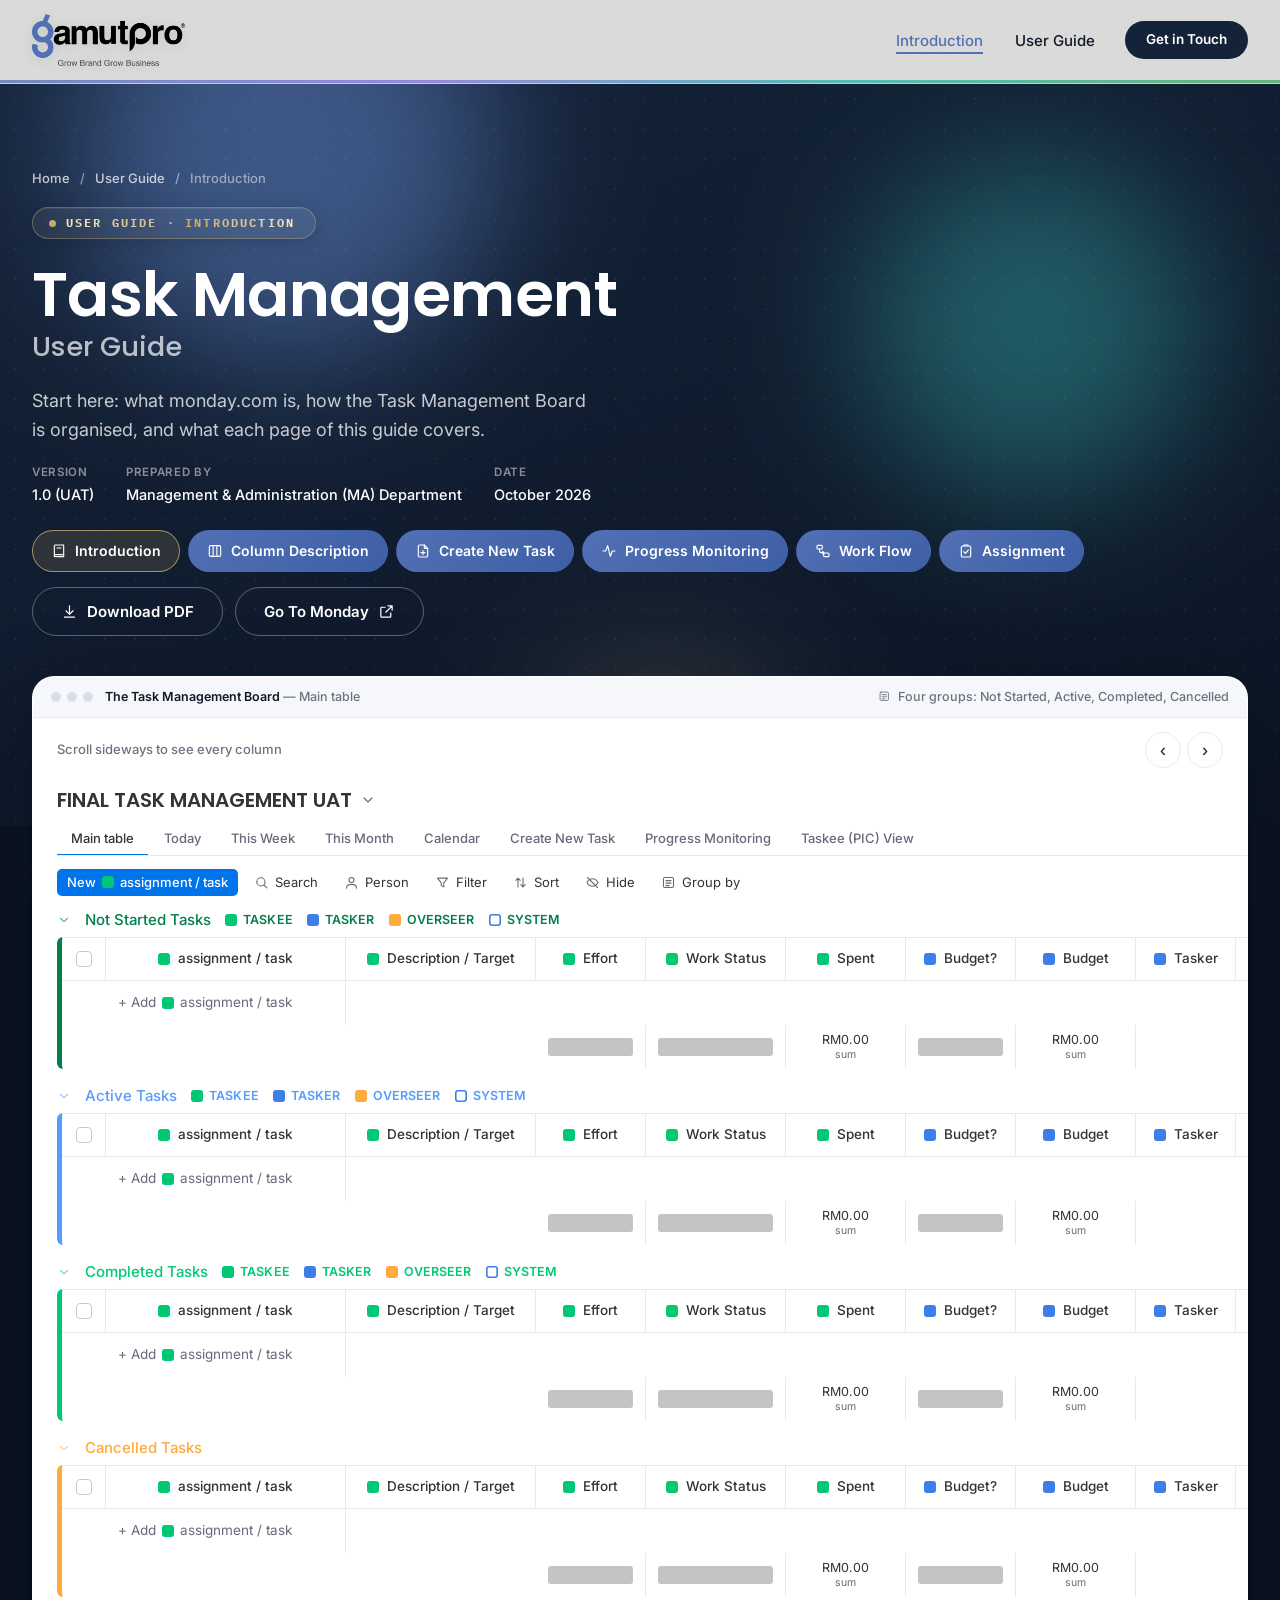
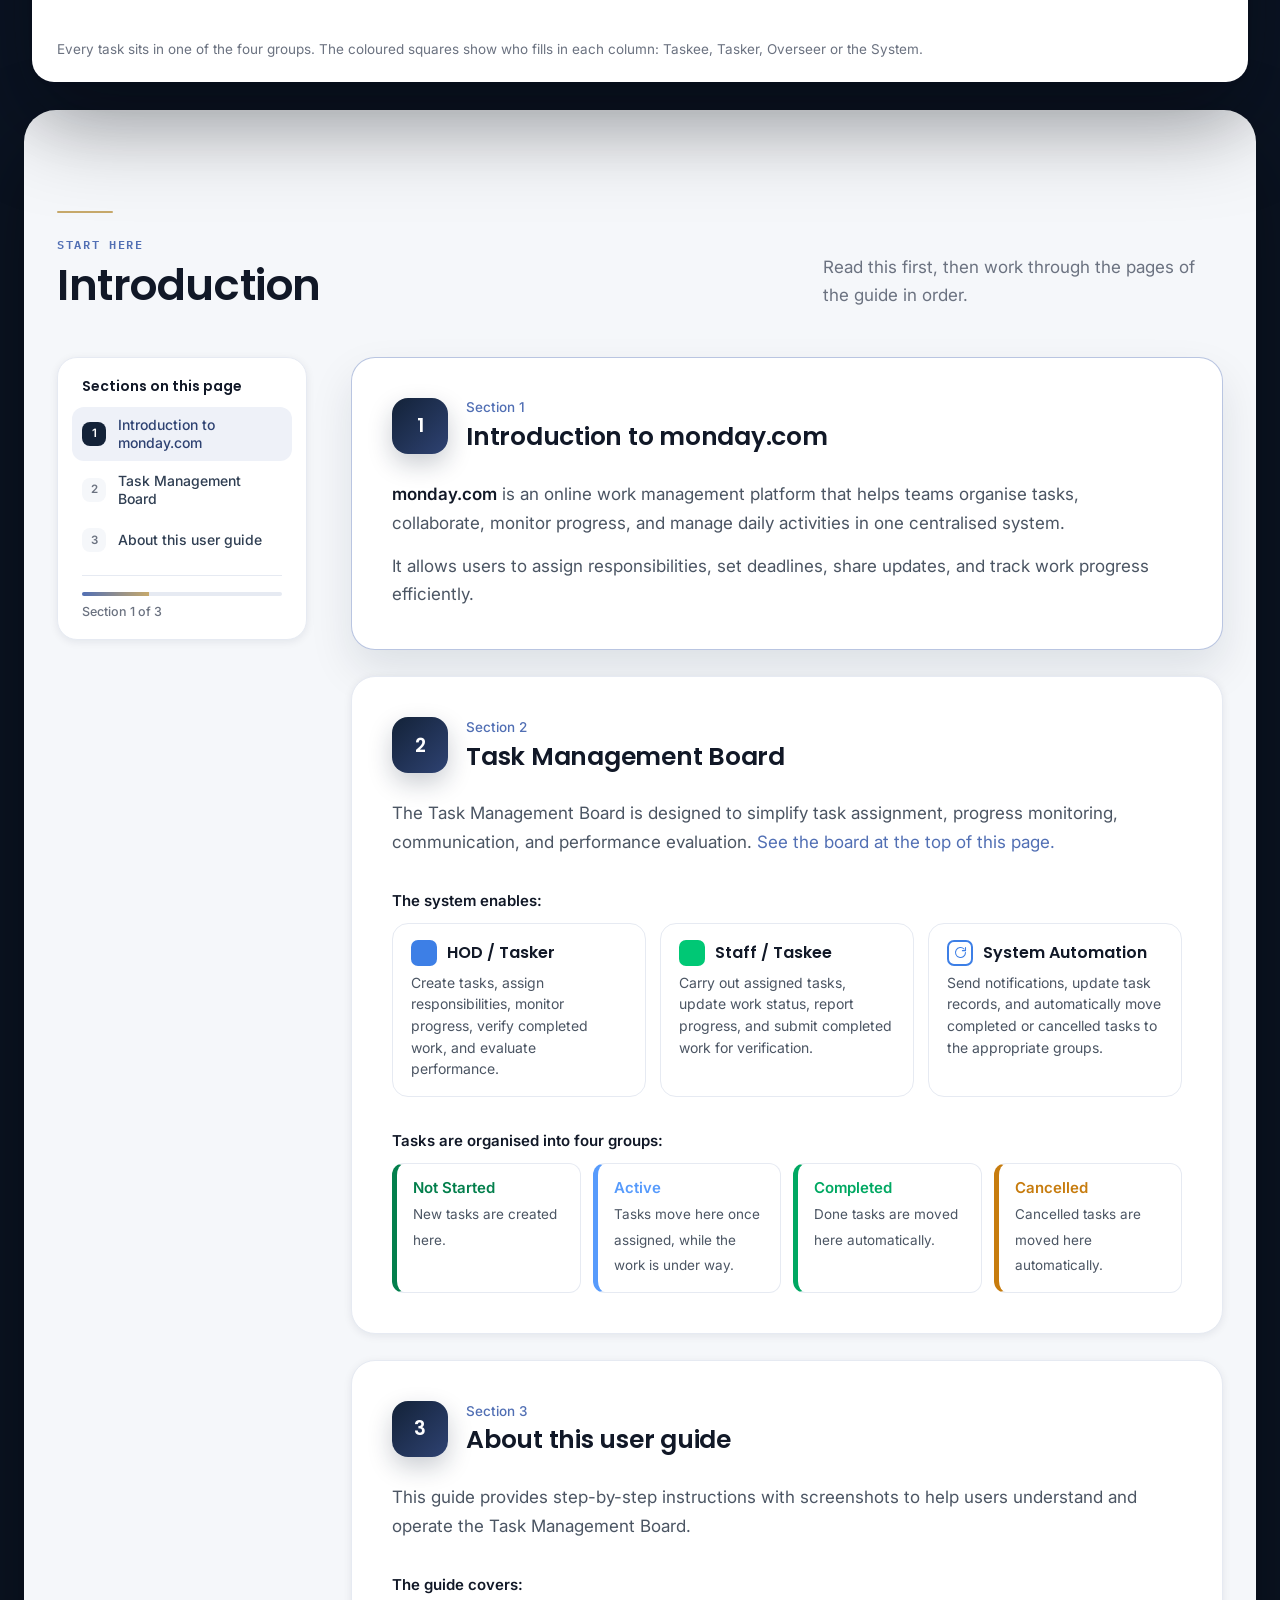
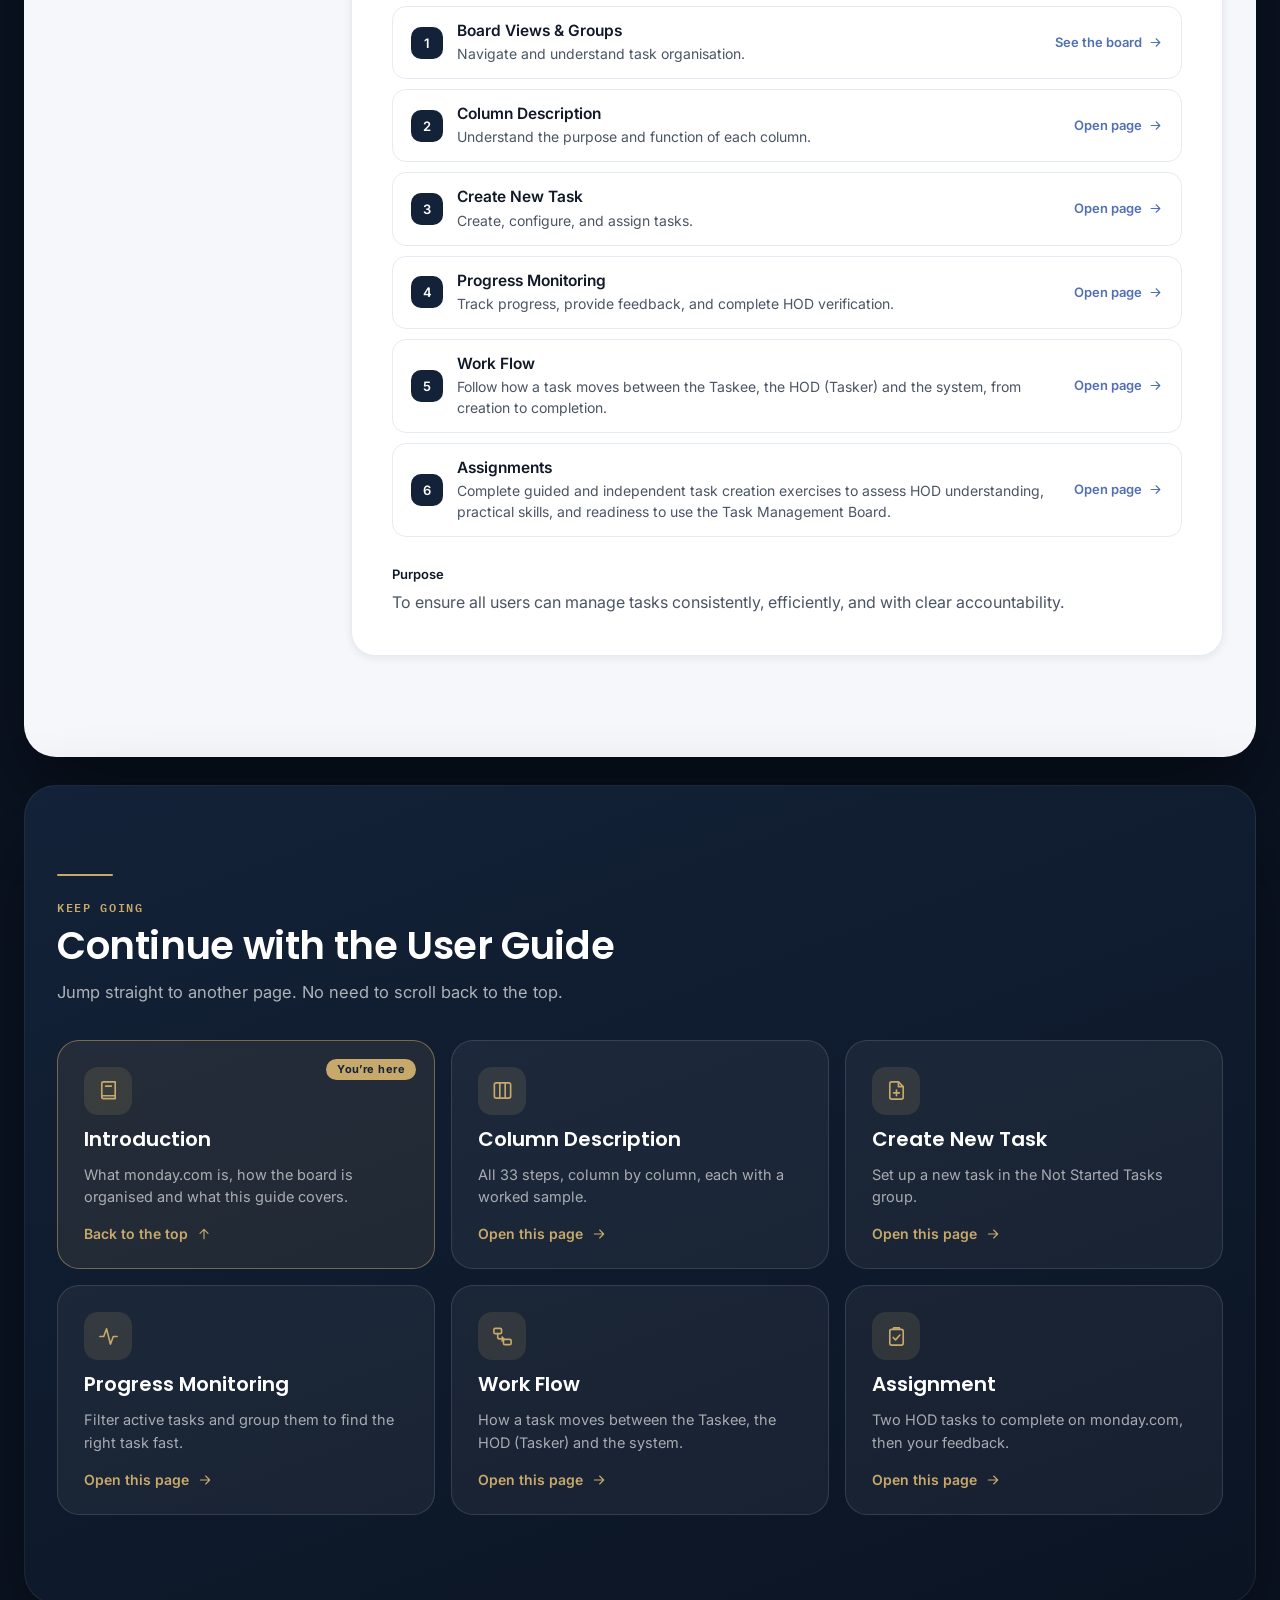
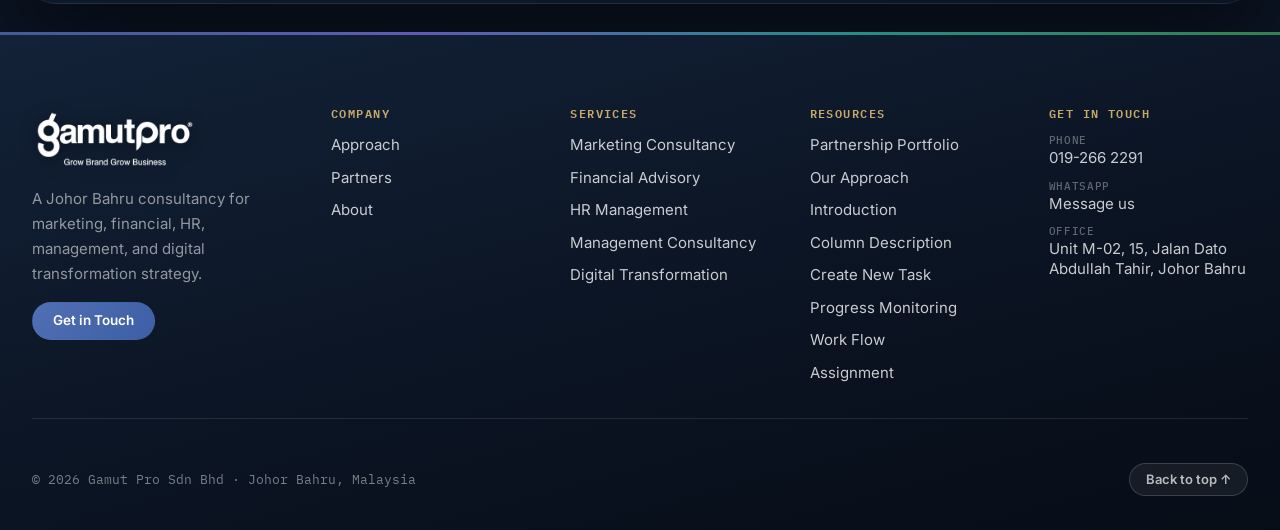
<file: user guide introduction.html>
<!DOCTYPE html>
<html lang="en">
<head>
<meta charset="UTF-8">
<script>document.documentElement.classList.add('js');</script>
<meta name="viewport" content="width=device-width, initial-scale=1">
<title>Introduction — monday.com User Guide — Gamut Pro Sdn Bhd</title>
<meta name="description" content="Introduction to the Task Management User Guide: monday.com, the Task Management Board and what the guide covers.">
<!-- Internal guide: delete the next line if you want search engines to index these pages -->
<meta name="robots" content="noindex, nofollow">
<meta name="theme-color" content="#132238">
<meta name="color-scheme" content="light">
<link rel="icon" type="image/png" href="Photos/favicon-g.png">
<link rel="apple-touch-icon" href="Photos/favicon-g.png">
<link rel="preconnect" href="https://fonts.googleapis.com">
<link rel="preconnect" href="https://fonts.gstatic.com" crossorigin>
<link href="https://fonts.googleapis.com/css2?family=Poppins:wght@500;600;700&family=Inter:wght@400;500;600;700&family=IBM+Plex+Mono:wght@400;500;600&display=swap" rel="stylesheet">
<style>

  /* ==========================================================
     Gamut Pro — monday.com User Guide pages
     Uses the same design tokens as the main Gamut Pro site.
     ========================================================== */
  :root{
    --white:#FFFFFF;
    --bg:#F8FAFC;
    --panel:#F5F7FA;
    --ink:#111827;
    --navy:#132238;
    --midnight:#0B1423;
    --slate:#2F3E52;
    --body-text:#4B5563;
    --grey:#6B7280;
    --border:#E6EAF2;
    --divider:#D7DEE9;
    --blue:#516FB4;
    --blue-hover:#3D5EA5;
    --blue-tint:#EEF1F8;
    --blue-deep:#2E4272;
    --gold:#C7A96B;
    --gold-tint:#F7F1E4;

    --shadow-sm:0 2px 8px rgba(14,27,51,.08);
    --shadow-md:0 20px 44px rgba(14,27,51,.10);
    --shadow-lg:0 24px 60px rgba(14,27,51,.18);
    --shadow-premium:0 2px 4px rgba(14,27,51,.05),0 30px 80px rgba(14,27,51,.12);
    --radius:24px;

    /* monday.com interface recreation */
    --mk-ink:#323338;
    --mk-muted:#676879;
    --mk-line:#E6E9EF;
    --mk-border:#C3C6D4;
    --mk-blue:#0073EA;
    --mk-blue-tint:#CCE5FF;
    --mk-green:#00C875;

    --nav-h:84px;
  }
  *{box-sizing:border-box}
  [hidden]{display:none!important}
  html{scroll-behavior:smooth}
  body{margin:0;background:var(--midnight);color:var(--body-text);font-family:'Inter',system-ui,-apple-system,'Segoe UI',sans-serif;line-height:1.6;-webkit-font-smoothing:antialiased;overflow-x:hidden}
  body::after{
    content:'';position:fixed;inset:0;z-index:2147483647;pointer-events:none;
    opacity:.035;mix-blend-mode:overlay;
    background-image:url("data:image/svg+xml,%3Csvg xmlns='http://www.w3.org/2000/svg' width='180' height='180'%3E%3Cfilter id='n'%3E%3CfeTurbulence type='fractalNoise' baseFrequency='0.9' numOctaves='2' stitchTiles='stitch'/%3E%3C/filter%3E%3Crect width='100%25' height='100%25' filter='url(%23n)'/%3E%3C/svg%3E");
  }
  main>section:not(.sop-hero){
    position:relative;width:calc(100% - 48px);max-width:1400px;margin:28px auto;
    border-radius:32px;overflow:hidden;border:1px solid rgba(255,255,255,.07);
    box-shadow:0 40px 90px rgba(0,0,0,.45);
  }
  @media (max-width:768px){ main>section:not(.sop-hero){ width:calc(100% - 28px);margin:16px auto;border-radius:22px } }
  img{max-width:100%;height:auto;display:block}
  a{color:var(--blue);text-decoration:none}
  a:hover{color:var(--blue-hover)}
  h1,h2,h3{margin:0;font-family:'Poppins',system-ui,sans-serif;font-weight:600;letter-spacing:-.01em;color:var(--ink)}
  p{margin:0}
  section{scroll-margin-top:calc(var(--nav-h) + 12px)}
  .sr-only{position:absolute;width:1px;height:1px;padding:0;margin:-1px;overflow:hidden;clip:rect(0,0,0,0);white-space:nowrap;border:0}
  .eyebrow{font:600 12px/1 'IBM Plex Mono',ui-monospace,monospace;letter-spacing:.14em;text-transform:uppercase;color:var(--blue);margin:0 0 12px;display:inline-block}
  .divider-gold{display:block;height:2px;width:56px;background:var(--gold);border-radius:2px;margin-bottom:18px}
  :focus-visible{outline:2px solid var(--blue);outline-offset:2px;border-radius:4px}
  .ic{width:1em;height:1em;fill:none;stroke:currentColor;stroke-width:1.7;stroke-linecap:round;stroke-linejoin:round;flex:none}

  .btn{display:inline-flex;align-items:center;justify-content:center;gap:9px;padding:15px 28px;border-radius:999px;font:600 15px/1 'Inter',sans-serif;white-space:nowrap;cursor:pointer;border:1.5px solid transparent;transition:background .2s ease,border-color .2s ease,color .2s ease,transform .2s ease,box-shadow .2s ease}
  .btn:hover{transform:translateY(-2px)}
  .btn .ic{width:17px;height:17px}
  .btn-primary{background:linear-gradient(135deg,var(--blue) 0%,var(--blue-hover) 100%);color:#fff}
  .btn-primary:hover{box-shadow:0 20px 50px rgba(81,111,180,.35);color:#fff}
  .btn-dark{background:var(--navy);color:#fff}
  .btn-dark:hover{background:var(--blue);color:#fff}
  .btn-outline-light{background:transparent;border-color:rgba(255,255,255,.32);color:#fff}
  .btn-outline-light:hover{background:rgba(255,255,255,.1);color:#fff}
  .btn-sm{padding:11px 20px;font-size:13.5px}

  /* ---------- nav (same as main site) ---------- */
  .nav{position:sticky;top:0;z-index:50;background:rgba(247,246,243,.88);backdrop-filter:blur(14px);-webkit-backdrop-filter:blur(14px);border-bottom:1px solid rgba(20,22,26,.08);transition:box-shadow .25s ease}
  .nav.is-scrolled{box-shadow:var(--shadow-sm)}
  .nav-inner{max-width:1440px;margin:0 auto;padding:14px 32px;display:flex;align-items:center;gap:28px;transition:padding .25s ease}
  .nav.is-scrolled .nav-inner{padding:10px 32px}
  .nav-brand{display:flex;align-items:center;margin-right:auto;flex-shrink:0}
  .nav-logo{height:52px;width:auto!important;max-width:none!important;flex-shrink:0;object-fit:contain;transition:height .25s ease;filter:drop-shadow(0 2px 6px rgba(14,27,51,.10))}
  .nav.is-scrolled .nav-logo{height:40px}
  .nav-wordmark{font:700 22px/1 'Poppins',sans-serif;color:var(--navy);letter-spacing:-.02em}
  .nav-wordmark b{color:var(--blue);font-weight:700}
  .nav-links{display:flex;align-items:center;gap:28px}
  .nav-links a{position:relative;color:var(--ink);font:500 15px/1 'Inter',sans-serif;padding:6px 2px}
  .nav-links a::after{content:'';position:absolute;left:2px;right:2px;bottom:0;height:2px;background:var(--blue);transform:scaleX(0);transform-origin:left;transition:transform .25s ease}
  .nav-links a:hover,.nav-links a.is-current{color:var(--blue)}
  .nav-links a:hover::after,.nav-links a.is-current::after{transform:scaleX(1)}
  .nav-toggle{display:none;flex-direction:column;justify-content:center;gap:4px;width:36px;height:36px;background:none;border:1px solid var(--border);border-radius:8px;cursor:pointer;flex-shrink:0}
  .nav-toggle span{display:block;height:2px;background:var(--ink);border-radius:2px;margin:0 8px}
  @media (max-width:920px){ .nav-links{display:none} .nav-toggle{display:flex} }
  @media (max-width:500px){ .nav-inner{padding-left:14px!important;padding-right:14px!important;gap:10px!important} }
  .nav-spectrum{height:3px;width:100%;background:linear-gradient(90deg,#516FB4,#7C6FE0,#2BB4A6,#3FA65C,#E8A33D,#E2604F,#516FB4);background-size:200% 100%;animation:spectrum-shift 18s linear infinite;position:relative;z-index:2;opacity:.75}
  @keyframes spectrum-shift{from{background-position:0% 0}to{background-position:-100% 0}}
  /* reading progress sits on top of the spectrum line */
  .read-progress{position:absolute;left:0;right:0;bottom:0;height:3px;z-index:3;background:var(--navy);transform:scaleX(0);transform-origin:left center}

  .mobile-menu{
    position:fixed;inset:0;z-index:60;display:flex;flex-direction:column;align-items:flex-start;justify-content:center;gap:4px;
    padding:32px 40px;background:var(--midnight);
    opacity:0;visibility:hidden;transform:translateY(-14px);pointer-events:none;
    transition:opacity .3s ease,transform .3s ease,visibility .3s;
  }
  .mobile-menu.is-open{opacity:1;visibility:visible;transform:none;pointer-events:auto}
  .mobile-menu a{padding:14px 4px;color:rgba(255,255,255,.85);font:600 clamp(22px,6vw,30px)/1.2 'Poppins',sans-serif;border-bottom:1px solid rgba(255,255,255,.1);width:100%}
  .mobile-menu a:hover{color:#fff}
  .mobile-menu a.is-current{color:var(--gold)}
  .mobile-menu .btn{margin-top:16px}
  .mobile-menu-close{position:absolute;top:20px;right:24px;width:40px;height:40px;border-radius:50%;background:rgba(255,255,255,.08);border:1px solid rgba(255,255,255,.2);color:#fff;font-size:20px;line-height:1;cursor:pointer}

  /* ---------- hero ---------- */
  .sop-hero{position:relative;background:linear-gradient(160deg,var(--navy) 0%,var(--midnight) 100%);overflow:hidden;color:#fff}
  .sop-hero::before{content:'';position:absolute;inset:0;pointer-events:none;background-image:radial-gradient(rgba(199,169,107,.08) 1px,transparent 1px);background-size:30px 30px}
  .hero-aurora{position:absolute;inset:0;z-index:1;pointer-events:none;mix-blend-mode:screen;opacity:.55}
  .hero-aurora span{position:absolute;border-radius:50%;filter:blur(70px);animation:auroraDrift 16s ease-in-out infinite alternate}
  .hero-aurora .a1{width:420px;height:420px;background:#516FB4;top:-140px;left:6%}
  .hero-aurora .a2{width:340px;height:340px;background:#2BB4A6;top:10%;right:6%;animation-delay:-5s;opacity:.7}
  .hero-aurora .a3{width:300px;height:300px;background:var(--gold);bottom:-140px;left:40%;opacity:.45;animation-delay:-10s}
  @keyframes auroraDrift{0%{transform:translate(0,0) scale(1)}50%{transform:translate(40px,-30px) scale(1.12)}100%{transform:translate(-30px,20px) scale(.96)}}
  .sop-hero-inner{position:relative;z-index:2;max-width:1440px;margin:0 auto;padding:clamp(48px,8vw,88px) 32px clamp(150px,16vw,190px)}
  .sop-hero-copy{max-width:700px;display:flex;flex-direction:column;gap:22px;animation:riseIn .7s ease both}
  @keyframes riseIn{from{opacity:0;transform:translateY(18px)}to{opacity:1;transform:none}}
  .breadcrumb{display:flex;flex-wrap:wrap;align-items:center;gap:10px;font:500 13px/1 'Inter',sans-serif;color:rgba(255,255,255,.5)}
  .breadcrumb a{color:rgba(255,255,255,.75)}
  .breadcrumb a:hover{color:#fff}
  .hero-tag{
    display:inline-flex;align-items:center;gap:10px;width:fit-content;
    padding:9px 20px 9px 16px;border-radius:999px;
    background:rgba(255,255,255,.06);backdrop-filter:blur(8px);-webkit-backdrop-filter:blur(8px);
    border:1px solid rgba(199,169,107,.4);box-shadow:0 4px 20px rgba(0,0,0,.18),inset 0 1px 0 rgba(255,255,255,.08);
  }
  .hero-tag .dot{width:7px;height:7px;border-radius:50%;background:var(--gold);flex-shrink:0;animation:tagPulse 2.4s ease-out infinite}
  @keyframes tagPulse{0%{box-shadow:0 0 0 0 rgba(199,169,107,.5)}70%{box-shadow:0 0 0 7px rgba(199,169,107,0)}100%{box-shadow:0 0 0 0 rgba(199,169,107,0)}}
  .hero-tag span:last-child{
    font:700 12px/1 'IBM Plex Mono',monospace;letter-spacing:.18em;
    background:linear-gradient(90deg,#F4E4C4 0%,var(--gold) 55%,#F4E4C4 100%);
    -webkit-background-clip:text;background-clip:text;-webkit-text-fill-color:transparent;color:var(--gold);
  }
  .sop-hero h1{font-size:clamp(2.3rem,5vw,3.9rem);line-height:1.06;color:#fff}
  .sop-hero p.lead{font:400 18px/1.62 'Inter',sans-serif;color:rgba(255,255,255,.76);max-width:560px}
  .hero-actions{display:flex;flex-wrap:wrap;gap:14px}

  /* ---------- board overview (overlaps hero) ---------- */
  .board-wrap{position:relative;z-index:5;max-width:1440px;margin:clamp(-150px,-12vw,-110px) auto 0;padding:0 32px}
  @media (max-width:768px){ .board-wrap{padding:0 14px} }
  .board-frame{background:#fff;border-radius:22px;border:1px solid rgba(255,255,255,.6);box-shadow:var(--shadow-premium),0 40px 90px rgba(0,0,0,.35);overflow:hidden}
  .frame-bar{display:flex;align-items:center;gap:12px;padding:12px 18px;background:var(--panel);border-bottom:1px solid var(--border);font:500 12.5px/1.3 'Inter',sans-serif;color:var(--grey)}
  .frame-bar .dots{display:flex;gap:6px;flex:none}
  .frame-bar .dots i{width:10px;height:10px;border-radius:50%;background:var(--divider)}
  .frame-bar strong{color:var(--ink);font-weight:600}
  .frame-bar .frame-hint{margin-left:auto;display:flex;align-items:center;gap:8px;white-space:nowrap}
  @media (max-width:640px){ .frame-bar .frame-hint{display:none} }
  .board-scroll{overflow-x:auto;-webkit-overflow-scrolling:touch}
  .mk-board{min-width:1080px;padding:26px 24px 28px}
  .board-caption{padding:0 24px 22px;font:400 13.5px/1.5 'Inter',sans-serif;color:var(--grey)}
  .swipe-note{display:none}
  @media (max-width:1100px){ .swipe-note{display:inline} }

  .mk-board-grid{display:grid;grid-template-columns:64px minmax(250px,1.3fr) minmax(260px,1.6fr) 180px 150px 190px;border-left:6px solid var(--mk-green);border-radius:6px 0 0 6px}
  .mk-board-grid>div{min-width:0;min-height:46px;display:flex;align-items:center;padding:0 12px;border-bottom:1px solid var(--mk-line);border-right:1px solid var(--mk-line);font:400 14px/1.3 'Inter',sans-serif;color:var(--mk-ink)}
  .mk-board-grid>.bh{font-weight:500;gap:8px;white-space:nowrap;border-top:1px solid var(--mk-line)}
  .mk-board-grid>.bh.c,.mk-board-grid>.bc.c{justify-content:center}
  .mk-board-grid>.bc.fill{padding:0}
  .mk-board-grid>.bc.fill .mk-status{height:100%;border-radius:0;cursor:default}
  .mk-board-grid>.bc.name{justify-content:space-between;gap:10px}
  .mk-board-grid>.bc.rest{grid-column:span 4;border-right:0;border-bottom:0}
  .mk-board-grid>.bc.add{color:var(--mk-muted);border-bottom:0}
  .mk-board-grid>.bc.add-check{border-bottom:0}
  .ellipsis{display:block;white-space:nowrap;overflow:hidden;text-overflow:ellipsis;min-width:0;flex:1}

  /* numbered pins on the board */
  .pinned{position:relative;display:inline-flex;align-items:center;gap:8px}
  .pin{
    position:relative;z-index:2;margin-left:2px;
    width:22px;height:22px;border-radius:50%;flex:none;
    display:flex;align-items:center;justify-content:center;
    background:var(--navy);color:#fff;font:600 11px/1 'Inter',sans-serif;
    box-shadow:0 0 0 3px #fff,0 4px 10px rgba(14,27,51,.25);
    transition:transform .2s ease,background .2s ease;
  }
  .pin:hover,.pin:focus-visible{background:var(--gold);color:var(--navy);transform:scale(1.15)}
  .pinned .pin{box-shadow:0 0 0 3px #fff,0 4px 10px rgba(14,27,51,.22)}

  /* ---------- Guide section ---------- */
  .sop{background:var(--panel)}
  main>section.sop{overflow:clip}
  .sop-inner{max-width:1440px;margin:0 auto;padding:clamp(56px,9vw,100px) 32px}
  @media (max-width:768px){ .sop-inner{padding-left:16px;padding-right:16px} }
  .section-head{display:flex;flex-wrap:wrap;align-items:flex-end;justify-content:space-between;gap:28px;margin-bottom:48px}
  .section-head h2{font-size:clamp(1.9rem,3.6vw,2.7rem);line-height:1.08}
  .section-head p{font:400 17px/1.6 'Inter',sans-serif;color:var(--grey);max-width:400px}

  .sop-layout{display:grid;grid-template-columns:250px minmax(0,1fr);gap:44px;align-items:start}
  .sop-toc{position:sticky;top:calc(var(--nav-h) + 24px);background:#fff;border:1px solid var(--border);border-radius:20px;padding:20px 14px;box-shadow:var(--shadow-sm)}
  .sop-toc-title{display:block;padding:0 10px 12px;font:600 14px/1.2 'Poppins',sans-serif;color:var(--ink)}
  .sop-toc ol{position:relative;list-style:none;margin:0;padding:0;display:flex;flex-direction:column;gap:2px}
  .sop-toc a{display:flex;align-items:center;gap:12px;padding:9px 10px;border-radius:12px;color:var(--slate);font:500 14px/1.3 'Inter',sans-serif;transition:background .2s ease,color .2s ease}
  .sop-toc a .n{flex:none;width:24px;height:24px;border-radius:8px;display:flex;align-items:center;justify-content:center;background:var(--panel);font:600 11.5px/1 'Inter',sans-serif;color:var(--grey);transition:background .2s ease,color .2s ease}
  .sop-toc a:hover{background:var(--panel);color:var(--ink)}
  .sop-toc a.is-active{background:var(--blue-tint);color:var(--blue-deep)}
  .sop-toc a.is-active .n{background:var(--navy);color:#fff}
  .sop-toc-progress{margin:14px 10px 0;padding-top:16px;border-top:1px solid var(--border)}
  .sop-toc-track{height:4px;border-radius:4px;background:var(--border);overflow:hidden}
  .sop-toc-track span{display:block;height:100%;width:11.1%;background:linear-gradient(90deg,var(--blue),var(--gold));transition:width .4s ease}
  .sop-toc-label{display:block;margin-top:10px;font:500 12.5px/1 'Inter',sans-serif;color:var(--grey)}
  @media (max-width:1024px){
    .sop-layout{display:block}
    .sop-toc{top:var(--nav-h);z-index:20;padding:8px;border-radius:16px;margin-bottom:22px}
    .sop-toc-title,.sop-toc-progress{display:none}
    .sop-toc ol{flex-direction:row;overflow-x:auto;scrollbar-width:none;gap:4px}
    .sop-toc ol::-webkit-scrollbar{display:none}
    .sop-toc a{white-space:nowrap;padding:8px 12px 8px 8px}
  }

  .sop-steps{display:flex;flex-direction:column;gap:26px}
  .sop-step{scroll-margin-top:calc(var(--nav-h) + 24px);background:#fff;border:1px solid var(--border);border-radius:var(--radius);padding:clamp(22px,3.4vw,40px);box-shadow:var(--shadow-sm);transition:box-shadow .3s ease,border-color .3s ease}
  @media (max-width:1024px){ .sop-step{scroll-margin-top:calc(var(--nav-h) + 84px)} }
  .sop-step.is-active{border-color:rgba(81,111,180,.4);box-shadow:var(--shadow-md)}
  .sop-step-head{display:flex;align-items:center;gap:18px;margin-bottom:26px}
  .sop-step-num{flex:none;width:56px;height:56px;border-radius:16px;background:linear-gradient(135deg,var(--navy),var(--blue-deep));color:#fff;font:600 19px/1 'Poppins',sans-serif;display:flex;align-items:center;justify-content:center;box-shadow:0 10px 24px rgba(19,34,56,.22)}
  .sop-step-cat{display:flex;flex-wrap:wrap;align-items:center;gap:4px 8px;margin-bottom:5px;font:500 13.5px/1.3 'Inter',sans-serif;color:var(--blue)}
  .sop-step h3{font-size:clamp(20px,2.4vw,25px);line-height:1.2}

  .sop-step-content{display:grid;grid-template-columns:minmax(0,1fr) minmax(0,1.12fr);gap:30px;align-items:start}
  .sop-step.is-wide .sop-step-content{grid-template-columns:minmax(0,1fr)}
  @media (max-width:820px){ .sop-step-content{grid-template-columns:minmax(0,1fr)} }
  .sop-copy{display:flex;flex-direction:column;gap:16px}
  @media (min-width:821px){
    .is-wide .sop-copy{display:grid;grid-template-columns:minmax(0,1.5fr) minmax(0,1fr);gap:16px 24px;align-items:start}
    .is-wide .sop-copy>.full{grid-column:1/-1}
  }
  .sop-label{display:block;margin-bottom:6px;font:600 13px/1.2 'Inter',sans-serif;color:var(--ink)}
  .sop-field p{font:400 16px/1.65 'Inter',sans-serif;color:var(--body-text)}
  .sop-field p strong{color:var(--ink);font-weight:600}
  .sop-sample{background:var(--gold-tint);border:1px solid rgba(199,169,107,.38);border-radius:14px;padding:14px 18px}
  .sop-sample .sop-label{color:#8A6A2C}
  .sop-sample p{color:var(--ink);font-weight:500}
  .sop-note{display:flex;gap:12px;align-items:flex-start;background:var(--blue-tint);border-radius:14px;padding:14px 16px;font:400 14.5px/1.55 'Inter',sans-serif;color:var(--blue-deep)}
  .sop-note .ic{width:20px;height:20px;margin-top:1px;color:var(--blue)}
  .sop-note strong{font-weight:600}
  .inline-ic{display:inline-flex;vertical-align:-3px;width:18px;height:18px;color:var(--ink)}

  .sop-bullets{list-style:none;margin:0;padding:0;display:grid;grid-template-columns:repeat(2,minmax(0,1fr));gap:12px;counter-reset:b}
  @media (max-width:640px){ .sop-bullets{grid-template-columns:minmax(0,1fr)} }
  .sop-bullets li{counter-increment:b;display:flex;gap:12px;align-items:flex-start;padding:14px 16px;border:1px solid var(--border);border-radius:14px;background:var(--bg);font:400 15px/1.55 'Inter',sans-serif;color:var(--body-text)}
  .sop-bullets li::before{content:counter(b);flex:none;width:24px;height:24px;border-radius:50%;background:var(--navy);color:#fff;font:600 12px/24px 'Inter',sans-serif;text-align:center}
  .sop-bullets strong{color:var(--ink);font-weight:600}

  /* screen preview frame */
  .sop-screen{margin:0;border:1px solid var(--border);border-radius:18px;background:#fff;overflow:hidden;box-shadow:0 1px 2px rgba(14,27,51,.04),0 14px 34px rgba(14,27,51,.07)}
  .sop-screen .frame-bar{padding:10px 14px;font-size:12px}
  .sop-screen .frame-bar .dots i{width:9px;height:9px}
  .sop-screen-body{padding:24px 22px}
  @media (max-width:520px){ .sop-screen-body{padding:18px 14px} }
  .mk-hint{display:flex;align-items:center;gap:8px;margin-top:16px;font:400 13px/1.45 'Inter',sans-serif;color:var(--grey)}
  .mk-hint::before{content:'';flex:none;width:6px;height:6px;border-radius:50%;background:var(--gold)}

  /* ---------- monday.com UI pieces ---------- */
  .mk{font:400 14px/1.4 'Inter',system-ui,sans-serif;color:var(--mk-ink)}
  .mk-sq{width:12px;height:12px;border-radius:3px;background:var(--mk-green);flex:none}
  .mk-info{width:16px;height:16px;color:#9699A6}
  .mk-cb{flex:none;width:16px;height:16px;border:1.5px solid var(--mk-border);border-radius:4px;background:#fff}
  .mk-bubble{width:20px;height:20px;color:#9699A6}

  .mk-table{border:1px solid var(--mk-line);border-left:5px solid var(--mk-green);border-radius:8px;overflow:hidden;background:#fff}
  .mk-th{display:flex;align-items:center;gap:8px;padding:11px 14px;font-weight:500;border-bottom:1px solid var(--mk-line)}
  .mk-th.c{justify-content:center}
  .mk-td{display:flex;align-items:center;min-height:46px;padding:11px 14px;border-bottom:1px solid var(--mk-line)}
  .mk-td:last-child{border-bottom:0}
  .mk-td.c{justify-content:center}
  .mk-td.is-editing{box-shadow:inset 0 0 0 2px var(--mk-blue)}
  .mk-td.is-placeholder{color:#9699A6}
  .mk-td.is-new{background:#F0F8FF;gap:10px;flex-wrap:wrap}
  .mk-td.stack{flex-direction:column;align-items:flex-start;gap:6px}
  .mk-state{font:600 11px/1 'Inter',sans-serif;padding:4px 8px;border-radius:999px;background:#EEF0F4;color:var(--mk-muted)}
  .mk-state.is-done{background:#DCF7EA;color:#037F4C}
  .mk-new-badge{font:600 11px/1 'Inter',sans-serif;padding:4px 8px;border-radius:999px;background:var(--mk-blue);color:#fff}
  .mk-caret{display:inline-block;width:1.5px;height:18px;margin-left:1px;background:var(--mk-blue);vertical-align:-3px;animation:blink 1s steps(1) infinite}
  @keyframes blink{50%{opacity:0}}
  .mk-add{display:flex;align-items:center;gap:8px;padding:10px 14px;color:var(--mk-muted)}
  .mk-add-box{display:inline-flex;align-items:center;gap:8px;padding:6px 12px;border:1.5px solid var(--mk-blue);border-radius:6px;background:#fff;color:var(--mk-ink);box-shadow:0 0 0 4px rgba(0,115,234,.12)}

  /* step 1 — selection + action bar */
  .mk-row{display:flex;align-items:center;gap:14px;padding:12px 14px;border:1px solid var(--mk-line);border-left:5px solid var(--mk-green);border-radius:8px;background:#fff;transition:background .2s ease}
  .mk-row.is-selected{background:var(--mk-blue-tint)}
  .mk-check{position:relative;display:inline-flex;flex:none}
  .mk-check input{position:absolute;inset:-6px;width:calc(100% + 12px);height:calc(100% + 12px);margin:0;opacity:0;cursor:pointer}
  .mk-check span{width:18px;height:18px;border-radius:4px;border:1.5px solid var(--mk-border);background:#fff;display:flex;align-items:center;justify-content:center;transition:background .15s ease,border-color .15s ease}
  .mk-check input:checked+span{background:var(--mk-blue);border-color:var(--mk-blue)}
  .mk-check input:checked+span::after{content:'';width:5px;height:9px;border:solid #fff;border-width:0 2px 2px 0;transform:translate(0,-1px) rotate(45deg)}
  .mk-check input:focus-visible+span{outline:2px solid var(--blue);outline-offset:3px}
  .mk-actionbar{display:flex;align-items:center;gap:16px;margin-top:16px;padding:10px 16px;background:#fff;border:1px solid var(--mk-line);border-radius:10px;box-shadow:0 8px 24px rgba(0,0,0,.12);overflow-x:auto;transition:opacity .25s ease,transform .25s ease}
  .mk-actionbar.is-hidden{opacity:0;transform:translateY(8px);pointer-events:none}
  .mk-ab-count{flex:none;width:30px;height:30px;border-radius:50%;background:var(--mk-blue);color:#fff;display:flex;align-items:center;justify-content:center;font-weight:600}
  .mk-ab-title{display:flex;align-items:center;gap:8px;white-space:nowrap;font-weight:500;padding-right:16px;border-right:1px solid var(--mk-line)}
  .mk-ab-actions{display:flex;gap:2px;flex:1}
  .mk-ab-act{display:flex;flex-direction:column;align-items:center;gap:5px;padding:4px 8px;font-size:11.5px;color:var(--mk-muted);white-space:nowrap}
  .mk-ab-act .ic{width:19px;height:19px;color:var(--mk-ink);stroke-width:1.5}
  .mk-ab-act.is-disabled{opacity:.38}
  .mk-ab-close{flex:none;padding-left:14px;border-left:1px solid var(--mk-line);color:var(--mk-muted);font-size:20px;line-height:1}

  /* step 3 — column info */
  .mk-s3{padding-top:52px;min-height:236px}
  .mk-s3 .mk-th{display:inline-flex;border:1px solid var(--mk-line);border-left:5px solid var(--mk-green);border-radius:8px;background:#fff}
  .mk-info-wrap{position:relative;display:inline-flex}
  .mk-info-btn{display:inline-flex;padding:3px;border:0;border-radius:6px;background:#E6E9EF;cursor:pointer;color:var(--mk-ink)}
  .mk-info-btn .mk-info{color:var(--mk-ink)}
  .mk-info-btn[aria-expanded="false"]{background:transparent}
  .mk-info-btn[aria-expanded="false"] .mk-info{color:#9699A6}
  .mk-tooltip{position:absolute;bottom:calc(100% + 12px);left:50%;transform:translateX(-50%);white-space:nowrap;padding:8px 12px;border-radius:6px;background:#323338;color:#fff;font-size:12.5px;font-weight:500;pointer-events:none}
  .mk-tooltip::after{content:'';position:absolute;top:100%;left:50%;margin-left:-6px;border:6px solid transparent;border-top-color:#323338}
  .mk-more{color:var(--mk-muted);letter-spacing:1px}
  .mk-popover{position:absolute;top:calc(100% + 14px);left:-128px;width:290px;padding:14px 16px;background:#fff;border-radius:10px;box-shadow:0 10px 32px rgba(0,0,0,.16);border:1px solid var(--mk-line);font-weight:400;transition:opacity .2s ease,transform .2s ease}
  .mk-popover.is-hidden{opacity:0;transform:translateY(-6px);pointer-events:none}
  .mk-pop-title{display:flex;align-items:center;gap:8px;font-size:12.5px;color:var(--mk-muted);margin-bottom:6px}
  .mk-pop-title .ic{width:15px;height:15px}
  .mk-popover p{font-size:13.5px;line-height:1.5;color:var(--mk-ink)}
  .mk-s3 .mk-th{position:relative}
  @media (max-width:520px){
    .mk-s3 .mk-info-wrap{position:static}
    .mk-s3 .mk-popover{left:0;right:0;width:auto}
    .mk-s3 .mk-tooltip{left:auto;right:0;transform:none}
    .mk-s3 .mk-tooltip::after{left:auto;right:43px;margin-left:0}
  }

  /* step 4 — updates panel */
  .mk-updates{border:1px solid var(--mk-line);border-radius:12px;overflow:hidden;background:#fff}
  .mk-tabs{display:flex;gap:4px;padding:0 12px;border-bottom:1px solid var(--mk-line);overflow-x:auto;scrollbar-width:none}
  .mk-tabs::-webkit-scrollbar{display:none}
  .mk-tab{display:flex;align-items:center;gap:6px;padding:13px 10px 12px;font-size:13.5px;color:var(--mk-muted);white-space:nowrap;border-bottom:2px solid transparent;margin-bottom:-1px}
  .mk-tab .ic{width:16px;height:16px}
  .mk-tab.is-active{color:var(--mk-ink);border-bottom-color:var(--mk-blue)}
  .mk-tab .heart{color:#E2445C}
  .mk-subtabs{display:flex;flex-wrap:wrap;gap:6px 16px;padding:14px 16px 0;font-size:12.5px;color:var(--mk-muted)}
  .mk-subtabs span{display:inline-flex;align-items:center;gap:6px}
  .mk-subtabs .ic{width:15px;height:15px}
  .mk-editor{margin:12px 16px 16px;border:1px solid var(--mk-border);border-radius:8px;background:#fff;transition:border-color .2s ease,box-shadow .2s ease}
  .mk-editor:focus-within{border-color:var(--mk-blue);box-shadow:0 0 0 3px rgba(0,115,234,.14)}
  .mk-editor textarea{display:block;width:100%;min-height:84px;padding:12px 14px;border:0;background:transparent;resize:vertical;font:400 14px/1.5 'Inter',sans-serif;color:var(--mk-ink);border-radius:8px}
  .mk-editor textarea:focus{outline:none}
  .mk-editor textarea::placeholder{color:#9699A6}
  .mk-editor-bar{display:flex;align-items:center;justify-content:space-between;gap:10px;padding:8px 10px;border-top:1px solid var(--mk-line)}
  .mk-tools{display:flex;gap:2px}
  .mk-tool{display:inline-flex;align-items:center;justify-content:center;width:32px;height:32px;border:0;border-radius:6px;background:transparent;color:var(--mk-muted);cursor:default}
  .mk-tool .ic{width:18px;height:18px}
  button.mk-tool{cursor:pointer}
  button.mk-tool:hover{background:#F0F1F5;color:var(--mk-ink)}
  .mk-tool.is-highlight{color:var(--mk-blue);background:#E6F1FD}
  .mk-btn-update{border:0;border-radius:6px;padding:9px 18px;background:var(--mk-blue);color:#fff;font:500 13.5px/1 'Inter',sans-serif;cursor:pointer;transition:background .2s ease}
  .mk-btn-update:hover{background:#0060C2}
  .mk-btn-update:disabled{background:#DCDFEC;color:#9699A6;cursor:not-allowed}
  .mk-feed{display:flex;flex-direction:column;gap:10px;padding:0 16px}
  .mk-feed:not(:empty){padding-bottom:16px}
  .mk-post{border:1px solid var(--mk-line);border-radius:10px;padding:12px 14px;animation:riseIn .35s ease both}
  .mk-post-head{display:flex;align-items:center;gap:10px;margin-bottom:6px;font-size:13px;color:var(--mk-muted)}
  .mk-post-head strong{color:var(--mk-ink);font-weight:600}
  .mk-avatar{flex:none;width:28px;height:28px;border-radius:50%;background:linear-gradient(135deg,var(--blue),var(--gold));color:#fff;font:600 10.5px/28px 'Inter',sans-serif;text-align:center}
  .mk-post p{font-size:14px;line-height:1.5;color:var(--mk-ink);white-space:pre-wrap;overflow-wrap:anywhere}
  .mk-mention{color:var(--mk-blue);background:#E6F1FD;border-radius:4px;padding:0 3px}

  /* step 7 — schedule */
  .mk-timeline{display:inline-flex;justify-content:center;min-width:150px;padding:5px 14px;border-radius:999px;background:var(--mk-green);color:#fff;font-size:13px;font-weight:500}
  .mk-dp{margin-top:14px;max-width:320px;padding:16px;border:1px solid var(--mk-line);border-radius:10px;background:#fff;box-shadow:0 10px 28px rgba(0,0,0,.10)}
  .mk-dp-head{display:flex;justify-content:space-between;align-items:baseline;font-size:13.5px}
  .mk-dp-head strong{font-weight:600}
  .mk-dp-head span{font-size:12.5px;color:var(--mk-muted)}
  .mk-dp-inputs{display:grid;grid-template-columns:1fr 1fr;gap:8px;margin:12px 0}
  .mk-dp-inputs span{padding:7px 10px;border:1px solid var(--mk-border);border-radius:6px;font-size:13px}
  .mk-dp-inputs .is-focus{border-color:var(--mk-blue);box-shadow:0 0 0 1px var(--mk-blue)}
  .mk-dp-nav{display:flex;align-items:center;gap:14px;margin-bottom:8px;font-size:13px}
  .mk-dp-nav .arrows{margin-left:auto;color:var(--mk-muted);letter-spacing:10px}
  .mk-cal{display:grid;grid-template-columns:repeat(7,1fr);row-gap:4px;text-align:center;font-size:12.5px}
  .mk-cal .dow{padding:4px 0;font-size:11.5px;color:var(--mk-muted)}
  .mk-cal .d{padding:6px 0}
  .mk-cal .out{color:var(--mk-border)}
  .mk-cal .in{background:var(--mk-blue-tint)}
  .mk-cal .in:nth-child(7n){border-radius:0 6px 6px 0}
  .mk-cal .in:nth-child(7n+1){border-radius:6px 0 0 6px}
  .mk-cal .start,.mk-cal .end{background:var(--mk-blue);color:#fff;font-weight:600}
  .mk-cal .start{border-radius:6px 0 0 6px}
  .mk-cal .end{border-radius:0 6px 6px 0}

  /* steps 8 & 9 — status labels */
  .mk-status{
    --t:#fff;
    display:flex;align-items:center;justify-content:center;width:100%;min-height:36px;padding:6px 10px;
    border:0;border-radius:4px;background:var(--s);color:var(--t);
    font:500 13.5px/1.2 'Inter',sans-serif;text-align:center;
  }
  button.mk-status{cursor:pointer;transition:box-shadow .15s ease,transform .15s ease}
  button.mk-status:hover{transform:translateY(-1px)}
  button.mk-status[aria-pressed="true"]{box-shadow:0 0 0 2px #fff,0 0 0 4px var(--s)}
  .mk-mini{display:grid;grid-template-columns:minmax(0,1fr) 170px;max-width:460px;border:1px solid var(--mk-line);border-left:5px solid var(--mk-green);border-radius:8px;overflow:hidden;margin-bottom:22px}
  .mk-mini>div{min-height:42px;display:flex;align-items:center;padding:0 12px;border-bottom:1px solid var(--mk-line)}
  .mk-mini>div:nth-child(odd){border-right:1px solid var(--mk-line)}
  .mk-mini>.h{font-weight:500;gap:8px}
  .mk-mini>.h.c{justify-content:center}
  .mk-mini>.v{padding:0;border-bottom:0}
  .mk-mini>.d{border-bottom:0}
  .mk-mini .mk-status{height:100%;border-radius:0;transition:background .2s ease}
  @media (max-width:520px){ .mk-mini{grid-template-columns:minmax(0,1fr) 118px} .mk-mini>div{padding:0 10px;font-size:13px} .mk-mini .mk-status{font-size:12.5px} }
  .mk-labels{list-style:none;margin:0;padding:0;display:grid;gap:10px}
  .mk-labels li{display:grid;grid-template-columns:210px minmax(0,1fr);align-items:center;gap:20px}
  .mk-labels li span{font-size:14.5px;color:var(--body-text)}
  @media (max-width:560px){ .mk-labels li{grid-template-columns:minmax(0,1fr);gap:6px} .mk-labels li span{padding-left:2px} }

  /* ---------- end of guide ---------- */
  .sop-end{display:flex;flex-wrap:wrap;align-items:center;justify-content:space-between;gap:16px 24px;padding:24px 28px;border-radius:var(--radius);background:#fff;border:1px dashed var(--divider)}
  .sop-end p{font:400 16px/1.55 'Inter',sans-serif;color:var(--body-text);max-width:520px}
  .sop-end strong{color:var(--ink);font-weight:600}
  @media print{ .sop-end{display:none} }

  /* ---------- footer (same as main site) ---------- */
  .footer{position:relative;background:linear-gradient(165deg,var(--navy) 0%,var(--midnight) 55%,#070d17 100%);overflow:hidden}
  .footer-inner{position:relative;z-index:1;max-width:1440px;width:100%;margin:0 auto;padding:clamp(48px,7vw,72px) 32px 34px;display:flex;flex-direction:column;gap:44px}
  .footer-brand{display:flex;flex-direction:column;align-items:flex-start;gap:16px}
  .footer-logo{height:64px;width:auto;filter:drop-shadow(0 2px 8px rgba(0,0,0,.5))}
  .footer-wordmark{font:700 26px/1 'Poppins',sans-serif;color:#fff}
  .footer-wordmark b{color:var(--gold)}
  .footer-brand p{font:400 15px/1.65 'Inter',sans-serif;color:rgba(255,255,255,.55);max-width:34ch}
  .footer-grid{display:grid;grid-template-columns:1.3fr 1fr 1fr 1fr 1fr;gap:40px;padding-bottom:36px;border-bottom:1px solid rgba(255,255,255,.1)}
  @media (max-width:1024px){ .footer-grid{grid-template-columns:1fr 1fr 1fr} .footer-grid>.footer-brand{grid-column:1/-1} }
  @media (max-width:760px){ .footer-grid{grid-template-columns:1fr 1fr} }
  @media (max-width:480px){ .footer-grid{grid-template-columns:1fr} }
  .footer h4{font:600 12px/1 'IBM Plex Mono',monospace;letter-spacing:.12em;text-transform:uppercase;color:var(--gold);margin:0 0 16px;display:block}
  .footer-links{display:flex;flex-direction:column;gap:13px}
  .footer-links a{position:relative;width:fit-content;font:400 15px/1.3 'Inter',sans-serif;color:rgba(255,255,255,.78)}
  .footer-links a::after{content:'';position:absolute;left:0;right:0;bottom:-3px;height:1px;background:#fff;transform:scaleX(0);transform-origin:left;transition:transform .25s ease}
  .footer-links a:hover{color:#fff}
  .footer-links a:hover::after{transform:scaleX(1)}
  .footer-contact-item{display:flex;flex-direction:column;gap:2px}
  .footer-contact-item span{font:500 11px/1 'IBM Plex Mono',monospace;letter-spacing:.06em;text-transform:uppercase;color:rgba(255,255,255,.35)}
  .footer-bottom{display:flex;flex-wrap:wrap;align-items:center;justify-content:space-between;gap:14px}
  .footer-bottom span{font:400 13px/1.4 'IBM Plex Mono',monospace;color:rgba(255,255,255,.45)}
  .footer-top-btn{display:inline-flex;align-items:center;gap:8px;font:600 13px/1 'Inter',sans-serif;color:rgba(255,255,255,.7);background:rgba(255,255,255,.06);border:1px solid rgba(255,255,255,.16);padding:9px 16px;border-radius:999px;cursor:pointer;transition:background .2s ease,color .2s ease}
  .footer-top-btn:hover{background:rgba(255,255,255,.14);color:#fff}

  @media (prefers-reduced-motion:reduce){
    *{animation-duration:.001ms!important;animation-iteration-count:1!important;transition-duration:.001ms!important}
    html{scroll-behavior:auto}
  }

  /* ---------- print / save as PDF ---------- */
  @media print{
    *{-webkit-print-color-adjust:exact;print-color-adjust:exact}
    body{background:#fff}
    body::after,.nav,.mobile-menu,.footer,.sop-toc,.hero-aurora,.hero-actions,.mk-hint,.checklist,.board-caption .swipe-note{display:none!important}
    main>section:not(.sop-hero){width:100%;margin:0;border:0;border-radius:0;box-shadow:none}
    .sop-hero{background:#fff;color:var(--ink)}
    .sop-hero::before{display:none}
    .sop-hero-inner{padding:0 0 24px}
    .sop-hero h1{color:var(--ink)}
    .sop-hero p.lead,.breadcrumb,.breadcrumb a{color:var(--grey)}
    .board-wrap{margin:0;padding:0}
    .board-frame{box-shadow:none;border:1px solid var(--border)}
    .board-scroll{overflow:visible}
    .mk-board{min-width:0;zoom:.72}
    .sop{background:#fff}
    .sop-inner{padding:24px 0}
    .sop-layout{display:block}
    .sop-step{break-inside:avoid;box-shadow:none}
  }

  /* ==========================================================
     Steps 10–31 additions
     ========================================================== */
  /* board: all 31 columns */
  .board-tools{display:flex;align-items:center;gap:12px;padding:14px 24px 0}
  .board-parts{display:flex;gap:6px;flex:1;min-width:0;overflow-x:auto;scrollbar-width:none}
  .board-parts::-webkit-scrollbar{display:none}
  .board-part{flex:none;display:inline-flex;align-items:center;gap:8px;padding:8px 14px;border-radius:999px;border:1px solid var(--border);background:#fff;color:var(--slate);font:500 13.5px/1 'Inter',sans-serif;cursor:pointer;transition:background .2s ease,border-color .2s ease,color .2s ease}
  .board-part b{font-weight:600;font-size:12px;color:var(--grey);transition:color .2s ease}
  .board-part:hover{border-color:var(--blue);color:var(--ink)}
  .board-part.is-active{background:var(--navy);border-color:var(--navy);color:#fff}
  .board-part.is-active b{color:var(--gold)}
  .board-arrows{display:flex;gap:6px;flex:none}
  .board-arrow{width:36px;height:36px;border-radius:50%;border:1px solid var(--border);background:#fff;color:var(--ink);font-size:18px;line-height:1;cursor:pointer;transition:border-color .2s ease,color .2s ease}
  .board-arrow:hover{border-color:var(--blue);color:var(--blue)}
  @media (max-width:640px){ .board-arrows{display:none} .board-tools{padding:12px 14px 0} }
  .board-scroll{position:relative}
  .mk-board{min-width:0;width:max-content;padding:18px 24px 26px}
  .mk-board-grid{width:max-content;border-left:0;border-radius:0;
    grid-template-columns:60px 285px 240px repeat(10,minmax(120px,max-content)) 230px repeat(18,minmax(118px,max-content))}
  .mk-board-grid>.g{border-left:6px solid var(--mk-green)}
  .mk-board-grid>.g-top{border-top-left-radius:6px}
  .mk-board-grid>.g-bottom{border-bottom-left-radius:6px}
  .mk-board-grid>.bc.rest{grid-column:3 / -1}
  .mk-board-grid>.band{min-height:0;padding:0 12px 10px;border:0;border-left:2px solid var(--gold);align-items:flex-end;font:600 12.5px/1.2 'Inter',sans-serif;color:var(--slate)}
  .mk-board-grid>.band span{position:sticky;left:24px;display:inline-flex;align-items:center;gap:8px;white-space:nowrap}
  .mk-board-grid>.band b{padding:3px 8px;border-radius:999px;background:var(--gold-tint);color:#7A5C22;font-weight:600;font-size:11.5px}
  .mk-board-grid>.bh{padding:0 14px}
  .mk-board-grid>.bc .mk-av{width:28px;height:28px}

  /* column icons */
  .mk-sq.blue{background:#3D7FE6}
  .mk-sq.orange{background:#FDAB3D}
  .mk-sq.auto{background:#fff;box-shadow:inset 0 0 0 1.6px #3D7FE6}
  .inline-sq{display:inline-block;vertical-align:-1px;margin:0 2px}
  .mk-lock{width:13px;height:13px;color:#9699A6}
  .mk-td.stack.c{align-items:center}
  .mk-td.is-soft{background:#EAF3FF}
  .mk-hl{font-weight:600}

  /* step badges */
  .sop-badge{display:inline-flex;align-items:center;gap:5px;margin-left:0;padding:3px 9px;border-radius:999px;font:600 11.5px/1.35 'Inter',sans-serif;vertical-align:1px;white-space:nowrap}
  .sop-badge .ic{width:12px;height:12px;stroke-width:2.2}
  .sop-badge.auto{background:var(--blue-tint);color:var(--blue-deep)}
  .sop-badge.hod{background:var(--gold-tint);color:#7A5C22}
  .sop-badge.opt{background:#EEF0F4;color:var(--slate)}
  .sop-note.important{background:#FDF0EE;color:#7A2E22}
  .sop-note.important .ic{color:#D2553F}
  .sop-note a,.sop-field p a{text-decoration:underline;text-underline-offset:2px}

  /* part dividers */
  .sop-part{padding:34px 4px 0;margin-top:6px;border-top:1px solid var(--divider);scroll-margin-top:calc(var(--nav-h) + 24px)}
  .sop-part:first-child{padding-top:0;margin-top:0;border-top:0}
  .sop-part-tag{display:flex;align-items:center;gap:10px;margin-bottom:10px;font:500 13.5px/1 'Inter',sans-serif;color:var(--grey)}
  .sop-part-tag span{padding:5px 11px;border-radius:999px;background:var(--navy);color:#fff;font-weight:600;font-size:12px}
  .sop-part h3{font-size:clamp(24px,3vw,32px);line-height:1.15}
  .sop-part>p{margin-top:10px;max-width:660px;font:400 16.5px/1.6 'Inter',sans-serif;color:var(--body-text)}
  .roles{display:grid;grid-template-columns:minmax(0,1fr) auto minmax(0,1fr);align-items:center;gap:14px;margin-top:20px;max-width:780px}
  .role{padding:16px 18px;border-radius:16px;background:#fff;border:1px solid var(--border)}
  .role-name{display:flex;align-items:center;gap:10px;margin-bottom:6px;font:600 16px/1.2 'Poppins',sans-serif;color:var(--ink)}
  .role p{font:400 14px/1.55 'Inter',sans-serif;color:var(--body-text)}
  .role-arrow{width:24px;height:24px;color:var(--gold);stroke-width:2}
  @media (max-width:640px){ .roles{grid-template-columns:minmax(0,1fr)} .role-arrow{justify-self:center;transform:rotate(90deg)} }

  /* table of contents: part labels + scrolling list */
  .sop-toc ol{max-height:calc(100vh - var(--nav-h) - 170px);overflow-y:auto;overscroll-behavior:contain;scrollbar-width:thin}
  .sop-toc .toc-part{display:flex;align-items:center;gap:8px;padding:14px 10px 6px;font:600 12.5px/1.2 'Inter',sans-serif;color:var(--ink)}
  .sop-toc .toc-part:first-child{padding-top:2px}
  .sop-toc .toc-part span{padding:3px 8px;border-radius:999px;background:var(--gold-tint);color:#7A5C22;font-size:11px}
  @media (max-width:1024px){
    .sop-toc ol{max-height:none;overflow-y:hidden;align-items:center}
    .sop-toc .toc-part{flex:none;padding:0 4px 0 10px;white-space:nowrap}
    .sop-toc .toc-part:first-child{padding-left:4px}
  }

  /* people */
  .mk-person{display:inline-flex;align-items:center;gap:8px;padding:3px 12px 3px 3px;border-radius:999px;background:#F0F1F5;font-size:13.5px;white-space:nowrap;color:var(--mk-ink)}
  .mk-av{flex:none;width:26px;height:26px;border-radius:50%;display:inline-flex;align-items:center;justify-content:center;background:var(--navy);color:#fff;font:600 9.5px/1 'Inter',sans-serif;letter-spacing:.02em}
  .mk-av.c2{background:#2BB4A6}
  .mk-av.c3{background:#E8A33D}
  .mk-av.mail{background:#579BFC}
  .mk-av.mail .ic{width:14px;height:14px}
  .mk-av.sk{background:#E6E9EF}
  .mk-order-n{flex:none;width:20px;height:20px;margin-right:8px;border-radius:50%;background:var(--gold);color:var(--navy);font:700 11px/20px 'Inter',sans-serif;text-align:center}
  .mk-picker{max-width:320px;margin-top:12px;padding:12px;border:1px solid var(--mk-line);border-radius:10px;background:#fff;box-shadow:0 10px 28px rgba(0,0,0,.10)}
  .mk-picker-search{padding:8px 12px;border:1.5px solid var(--mk-blue);border-radius:6px;font-size:13px;color:#9699A6}
  .mk-picker-label{display:block;margin:12px 4px 6px;font-size:12px;color:var(--mk-muted)}
  .mk-picker ul{list-style:none;margin:0;padding:0;display:flex;flex-direction:column;gap:2px}
  .mk-picker li{display:flex;align-items:center;gap:10px;padding:7px 8px;border-radius:6px;font-size:13.5px}
  .mk-picker li.is-hover{background:#E6F1FD}
  .mk-picker li em{font-style:normal;font-size:12.5px;color:var(--mk-muted)}
  .mk-picker li i{display:block;height:9px;border-radius:5px;background:#EEF0F4}

  /* mini tables: 2 and 3 equal columns */
  .mk-mini{border-right:0}
  .mk-mini>div{border-right:1px solid var(--mk-line)}
  .mk-mini>div:nth-child(odd){border-right:1px solid var(--mk-line)}
  .mk-mini.even{grid-template-columns:repeat(2,minmax(0,1fr));max-width:520px}
  .mk-mini.three{grid-template-columns:minmax(0,1.3fr) repeat(2,minmax(0,1fr));max-width:none;margin-bottom:0}
  .mk-mini.wide-v{grid-template-columns:minmax(0,1fr) 200px}
  .mk-mini.even,.mk-mini.three{margin-bottom:0}
  .mk-mini>.d.c{justify-content:center}
  .mk-mini>.d.is-focus{box-shadow:inset 0 0 0 2px var(--mk-blue)}
  .mk-mini>.d.is-later a{font-size:12.5px;color:var(--mk-muted)}
  .mk-mini>.d{min-height:50px}
  @media (max-width:520px){
    .mk-mini.wide-v{grid-template-columns:minmax(0,1fr) 140px}
    .mk-mini.three{grid-template-columns:minmax(0,1fr)}
    .mk-mini.three>.h:nth-child(1),.mk-mini.three>.d:nth-child(4){display:none}
    .mk-mini.three{grid-template-columns:repeat(2,minmax(0,1fr))}
    .mk-mini .mk-person{padding-right:8px;font-size:12.5px}
  }

  /* where a value comes from */
  .mk-derive{display:grid;grid-template-columns:minmax(0,1fr) auto minmax(0,1fr);align-items:center;gap:12px}
  .mk-derive-arrow{display:flex;color:var(--gold)}
  .mk-derive-arrow .ic{width:22px;height:22px;stroke-width:2}
  @media (max-width:560px){ .mk-derive{grid-template-columns:minmax(0,1fr)} .mk-derive-arrow{justify-content:center;transform:rotate(90deg)} }
  .mk-event{display:flex;align-items:center;gap:10px;padding:14px;border:1px dashed var(--mk-border);border-radius:10px;background:#FAFBFC;font-size:13.5px;line-height:1.4}
  .mk-event .ic{width:18px;height:18px;color:var(--mk-muted)}
  .mk-health{display:inline-flex;align-items:center;gap:8px;font-weight:500}
  .mk-health i{width:10px;height:10px;border-radius:50%;background:var(--d)}
  .mk-flows{display:flex;flex-direction:column;gap:8px;margin-top:16px}
  .mk-flow{display:flex;flex-wrap:wrap;align-items:center;gap:8px 10px;padding:10px 12px;border-radius:10px;background:#F6F7FB;font-size:13px}
  .mk-flow .ic{width:16px;height:16px;color:var(--gold);stroke-width:2}
  .mk-flow.is-muted{opacity:.7}
  .mk-col-chip{display:inline-flex;align-items:center;gap:6px;padding:4px 10px;border-radius:6px;background:#fff;border:1px solid var(--mk-line);font-weight:500;white-space:nowrap}

  /* status labels: dots, static lists, two columns */
  .mk-status.has-dot::before{content:'';flex:none;width:9px;height:9px;margin-right:7px;border-radius:50%;background:var(--d);box-shadow:0 0 0 2px rgba(255,255,255,.6)}
  .sop-screen-body{container-type:inline-size}
  @container (min-width:640px){
    .mk-labels.two{grid-template-columns:repeat(2,minmax(0,1fr));grid-template-rows:repeat(var(--rows,6),auto);grid-auto-flow:column;column-gap:28px}
    .mk-labels.two li{grid-template-columns:170px minmax(0,1fr);gap:14px}
  }

  /* definitions + total score */
  .sop-defs{display:grid;grid-template-columns:repeat(3,minmax(0,1fr));gap:12px}
  @media (max-width:760px){ .sop-defs{grid-template-columns:minmax(0,1fr)} }
  .sop-defs>div{padding:16px;border:1px solid var(--border);border-radius:14px;background:var(--bg)}
  .sop-defs strong{display:flex;align-items:center;gap:8px;margin-bottom:6px;font:600 14.5px/1.3 'Inter',sans-serif;color:var(--ink)}
  .sop-defs p{font:400 14.5px/1.55 'Inter',sans-serif;color:var(--body-text)}
  .mk-formula{display:flex;flex-direction:column;gap:6px}
  .mk-term{display:flex;align-items:center;justify-content:space-between;gap:12px;padding:12px 14px;border:1px solid var(--mk-line);border-radius:10px;background:#fff;color:var(--mk-ink);transition:border-color .2s ease}
  .mk-term:hover{border-color:var(--blue);color:var(--mk-ink)}
  .mk-term-col{display:inline-flex;align-items:center;gap:8px;font-weight:500}
  .mk-term-what{font-size:12.5px;color:var(--mk-muted);text-align:right}
  .mk-op{align-self:center;font:600 18px/1 'Poppins',sans-serif;color:var(--gold)}
  .mk-total{display:flex;align-items:center;justify-content:space-between;gap:12px;padding:14px 16px;border-radius:10px;background:var(--navy);color:#fff}
  .mk-total b{font:600 16px/1.2 'Poppins',sans-serif}
  .mk-total span{font-size:12.5px;color:rgba(255,255,255,.65)}

  @media print{
    .board-wrap{display:none!important}
    .sop-part{break-after:avoid}
  }

  /* ==========================================================
     User Guide — three-page additions
     ========================================================== */

  /* hero: smaller "monday.com" + two button rows */
  .h1-sub{display:block;margin-top:.14em;font-size:.44em;font-weight:500;letter-spacing:0;line-height:1.2;color:rgba(255,255,255,.7)}
  .hero-actions{flex-direction:column;align-items:flex-start;gap:12px}
  .hero-actions .row{display:flex;flex-wrap:wrap;gap:12px}
  .btn .ic{width:17px;height:17px}
  @media (max-width:520px){
    .hero-actions,.hero-actions .row{width:100%}
    .hero-actions .row .btn{flex:1 1 100%}
    .hero-tag span:last-child{letter-spacing:.1em;font-size:11px}
  }

  /* guide navigation at the end of every page */
  .guide-next{background:linear-gradient(160deg,var(--navy) 0%,var(--midnight) 100%)}
  .gn-inner{max-width:1440px;margin:0 auto;padding:clamp(52px,8vw,88px) 32px}
  @media (max-width:768px){ .gn-inner{padding-left:18px;padding-right:18px} }
  .gn-head{max-width:620px;margin-bottom:34px}
  .gn-head .eyebrow{color:var(--gold)}
  .gn-head h2{color:#fff;font-size:clamp(1.8rem,3.2vw,2.4rem);line-height:1.1}
  .gn-head p{margin-top:12px;font:400 16.5px/1.6 'Inter',sans-serif;color:rgba(255,255,255,.66)}
  .gn-grid{display:grid;grid-template-columns:repeat(3,minmax(0,1fr));gap:16px}
  @media (max-width:860px){ .gn-grid{grid-template-columns:minmax(0,1fr)} }
  .gn-card{position:relative;display:flex;flex-direction:column;gap:12px;padding:26px;border-radius:22px;background:rgba(255,255,255,.05);border:1px solid rgba(255,255,255,.12);color:#fff;transition:transform .25s ease,background .25s ease,border-color .25s ease}
  a.gn-card:hover{transform:translateY(-4px);background:rgba(255,255,255,.09);border-color:rgba(199,169,107,.55);color:#fff}
  .gn-icon{width:48px;height:48px;border-radius:14px;background:rgba(199,169,107,.14);color:var(--gold);display:flex;align-items:center;justify-content:center}
  .gn-icon .ic{width:23px;height:23px}
  .gn-title{font:600 20px/1.25 'Poppins',sans-serif;color:#fff}
  .gn-desc{font:400 14.5px/1.55 'Inter',sans-serif;color:rgba(255,255,255,.62)}
  .gn-go{margin-top:auto;padding-top:6px;display:inline-flex;align-items:center;gap:8px;font:600 14px/1 'Inter',sans-serif;color:var(--gold)}
  .gn-go .ic{width:16px;height:16px;transition:transform .25s ease}
  a.gn-card:hover .gn-go .ic{transform:translateX(5px)}
  .gn-card.is-current{background:rgba(199,169,107,.1);border-color:rgba(199,169,107,.5)}
  .gn-here{position:absolute;top:18px;right:18px;padding:5px 11px;border-radius:999px;background:var(--gold);color:var(--navy);font:700 11px/1 'Inter',sans-serif;letter-spacing:.04em}
  .gn-foot{margin-top:28px}

  /* board / view mock-ups */
  .gv{padding:20px 24px 24px;min-width:0}
  @media (max-width:640px){ .gv{padding:16px 14px 18px} }
  .gv-top{display:flex;align-items:center;justify-content:space-between;gap:16px;margin-bottom:10px;flex-wrap:wrap}
  .gv-title{display:flex;align-items:center;gap:8px;font:600 20px/1.2 'Poppins',sans-serif;color:var(--mk-ink)}
  .gv-title .ic{width:16px;height:16px;color:var(--mk-muted)}
  .gv-right{display:flex;align-items:center;gap:10px}
  .gv-invite{display:inline-flex;align-items:center;gap:8px;padding:6px 12px;border:1px solid var(--mk-border);border-radius:6px;background:#fff;font:400 13px/1 'Inter',sans-serif;color:var(--mk-ink)}
  .gv-avs{display:inline-flex}
  .gv-avs .mk-av{width:24px;height:24px;margin-left:-6px;border:2px solid #fff;font-size:8px}
  .gv-avs .mk-av:first-child{margin-left:0}
  .vt{display:flex;gap:2px;overflow-x:auto;scrollbar-width:none;border-bottom:1px solid var(--mk-line);margin:0 0 12px}
  .vt::-webkit-scrollbar{display:none}
  .vt.is-wrap{flex-wrap:wrap;overflow:visible;border-bottom:0;gap:4px 2px}
  .vt.is-wrap .vt-tab{border-bottom:2px solid var(--mk-line);margin-bottom:0}
  .vt.is-wrap .vt-tab.is-active{border-bottom-color:var(--mk-blue)}
  .vt-tab{flex:none;display:inline-flex;align-items:center;gap:8px;padding:10px 14px 9px;border:0;border-bottom:2px solid transparent;margin-bottom:-1px;background:none;font:500 13px/1 'Inter',sans-serif;color:var(--mk-muted);white-space:nowrap;cursor:default}
  button.vt-tab{cursor:pointer;transition:color .15s ease}
  button.vt-tab:hover{color:var(--mk-ink)}
  .vt-tab.is-active{color:var(--mk-ink);border-bottom-color:var(--mk-blue)}
  .tb{display:flex;flex-wrap:wrap;align-items:center;gap:4px 6px;margin-bottom:14px}
  .tb-btn{display:inline-flex;align-items:center;gap:6px;padding:7px 10px;border:0;border-radius:5px;background:transparent;font:400 13px/1 'Inter',sans-serif;color:var(--mk-ink);white-space:nowrap}
  .tb-btn .ic{width:15px;height:15px;color:var(--mk-muted)}
  .tb-btn.is-new{background:var(--mk-blue);color:#fff;font-weight:500}
  .tb-btn.is-on{background:#CCE5FF;color:#0B4F99}
  .tb-btn.is-on .ic{color:#0B4F99}
  .gv-group{display:flex;align-items:center;flex-wrap:wrap;gap:8px 14px;margin:2px 0 6px;font:500 15px/1.2 'Inter',sans-serif;color:#579BFC}
  .gv-group .ic{width:14px;height:14px}
  .gv-key{display:inline-flex;align-items:center;gap:6px;font:600 12.5px/1 'Inter',sans-serif;text-transform:uppercase;letter-spacing:.01em}

  .gb-scroll{overflow-x:auto;-webkit-overflow-scrolling:touch;padding:10px 0 4px}
  .gb{display:grid;grid-template-columns:var(--cols);width:max-content;min-width:100%;border-left:5px solid var(--g,#579BFC);border-radius:6px 0 0 6px}
  .gb>*{min-width:0;min-height:44px;display:flex;align-items:center;padding:0 12px;border-bottom:1px solid var(--mk-line);border-right:1px solid var(--mk-line);font:400 13.5px/1.3 'Inter',sans-serif;color:var(--mk-ink);white-space:nowrap}
  .gb>.h{justify-content:center;gap:8px;font-weight:500;border-top:1px solid var(--mk-line)}
  .gb>.c{justify-content:center}
  .gb>.f{padding:0}
  .gb>.f .mk-status{height:100%;min-height:44px;border-radius:0}
  .gb>.name{gap:8px}
  .gb>.sum{min-height:40px;flex-direction:column;justify-content:center;gap:0;border-bottom:0;font-size:12.5px;line-height:1.25}
  .gb>.sum small{font-size:10.5px;color:var(--mk-muted)}
  .gb>.add{gap:6px;color:var(--mk-muted);border-bottom:0}
  .gb>.void{border-right:0;border-bottom:0}
  .gb .mk-expander{margin-left:-4px}
  .pill-dark{display:inline-flex;justify-content:center;min-width:104px;padding:5px 16px;border-radius:999px;background:#2C2E34;color:#fff;font-size:12.5px}
  .pill-pic{padding:3px 10px;border-radius:4px;background:#CCE5FF;color:#225091;font-size:12px;letter-spacing:.02em}
  .strip{display:block;width:100%;height:20px;margin:0 -12px}
  .gb>.sum.bar{padding:0 12px}
  .gb>.sum.bar i{display:block;width:100%;height:18px;border-radius:3px;background:var(--b)}
  .mk-expander{display:inline-flex;align-items:center;justify-content:center;width:22px;height:22px;flex:none;border:0;border-radius:4px;background:none;color:var(--mk-muted);cursor:pointer}
  .mk-expander .ic{width:15px;height:15px;transition:transform .2s ease}
  .mk-expander[aria-expanded="true"] .ic{transform:rotate(90deg)}
  .mk-count{padding:1px 6px;border-radius:3px;background:#E6E9EF;font-size:11px;color:var(--mk-muted)}
  .mk-sq.blue{background:#3D7FE6}

  /* invite panel */
  .mk-invite{max-width:430px;margin:0 auto;padding:20px;border:1px solid var(--mk-line);border-radius:12px;background:#fff;box-shadow:0 12px 34px rgba(0,0,0,.10)}
  .mk-invite-head{display:flex;align-items:center;justify-content:space-between;margin-bottom:14px}
  .mk-invite-head strong{font:500 20px/1.2 'Poppins',sans-serif;color:var(--mk-ink)}
  .mk-invite-head span{display:flex;gap:12px;color:var(--mk-muted)}
  .mk-invite-head .ic{width:18px;height:18px}
  .mk-invite-search{padding:10px 12px;border:1px solid var(--mk-border);border-radius:6px;font-size:13.5px;color:#9699A6}
  .mk-invite-org{display:flex;align-items:center;gap:8px;margin:12px 0 18px;font-size:13px;color:var(--mk-muted)}
  .mk-invite-org .ic{width:16px;height:16px}
  .mk-invite-label{display:block;margin-bottom:12px;font:600 14px/1 'Inter',sans-serif;color:var(--mk-ink)}
  .mk-invite ul{list-style:none;margin:0;padding:0;display:flex;flex-direction:column;gap:14px}
  .mk-invite li{display:flex;align-items:center;gap:12px;font-size:14px;color:var(--mk-ink)}
  .mk-invite li .who{flex:1;min-width:0}
  .mk-invite li .who small{display:block;margin-top:1px;font-size:11.5px;color:var(--mk-muted)}
  .mk-invite li .crown{width:20px;height:20px;color:#0073EA}
  .mk-invite li .crown.is-muted{color:#9699A6}
  .mk-invite li .x{width:16px;height:16px;color:var(--mk-muted)}
  .mk-av.pink{background:#E2445C}
  .mk-av.amber{background:#FDAB3D}
  .mk-av.big{width:34px;height:34px;font-size:11px}

  /* subitems */
  .mk-sub{margin:10px 0 0 26px;border:1px solid var(--mk-line);border-left:5px solid #00C875;border-radius:6px;overflow:hidden;background:#fff}
  .mk-sub table{width:100%;border-collapse:collapse;font-size:13px;color:var(--mk-ink)}
  .mk-sub th{padding:9px 10px;border-bottom:1px solid var(--mk-line);border-right:1px solid var(--mk-line);background:#fff;font-weight:500;text-align:center}
  .mk-sub th:first-child{text-align:left}
  .mk-sub td{padding:9px 10px;border-bottom:1px solid var(--mk-line);border-right:1px solid var(--mk-line)}
  .mk-sub tr:last-child td{border-bottom:0}
  .mk-sub td.s{background:#C4C4C4}
  .mk-sub td.o{text-align:center;color:#9699A6}
  .mk-sub tr.is-hl td:not(.s){background:#E1EFFF}
  .mk-sub .ic{width:18px;height:18px;vertical-align:-4px}
  .mk-sub-wrap[hidden]{display:none}

  /* step 3 on the create page: column cards */
  .col-cards{display:grid;grid-template-columns:repeat(2,minmax(0,1fr));gap:12px}
  @media (max-width:680px){ .col-cards{grid-template-columns:minmax(0,1fr)} }
  .col-card{display:flex;gap:14px;align-items:flex-start;padding:14px 16px;border:1px solid var(--border);border-radius:14px;background:var(--bg);color:inherit;transition:border-color .2s ease,transform .2s ease,box-shadow .2s ease}
  a.col-card:hover{border-color:var(--blue);transform:translateY(-2px);box-shadow:var(--shadow-sm);color:inherit}
  .col-card .n{flex:none;width:26px;height:26px;border-radius:8px;background:var(--navy);color:#fff;font:600 12px/26px 'Inter',sans-serif;text-align:center}
  .col-card h4{margin:0 0 3px;display:flex;align-items:center;gap:8px;font:600 15px/1.3 'Inter',sans-serif;color:var(--ink)}
  .col-card p{font:400 14px/1.5 'Inter',sans-serif;color:var(--body-text)}
  .col-card .go{display:inline-block;margin-top:6px;font:600 12.5px/1 'Inter',sans-serif;color:var(--blue)}

  /* step 7 on the create page: assign check */
  .gate-list{list-style:none;margin:0 0 16px;padding:0;display:grid;gap:8px}
  .gate-item{display:flex;align-items:center;gap:12px;padding:10px 12px;border:1px solid var(--mk-line);border-radius:10px;background:#fff;font-size:13.5px;line-height:1.35;color:var(--mk-ink);cursor:pointer;transition:border-color .2s ease,background .2s ease}
  .gate-item .mk-check{position:relative;display:inline-flex;flex:none}
  .gate-item:has(input:checked){border-color:var(--mk-blue);background:#F0F8FF}
  .gate-result{display:flex;flex-wrap:wrap;align-items:center;gap:12px}
  .gate-result .mk-status{width:auto;min-width:150px;border-radius:4px}
  .gate-msg{margin-top:12px;font-size:13px;color:var(--grey)}
  .gate-msg.is-ok{color:#13734A;font-weight:500}

  /* intro card */
  .intro-card{display:flex;flex-wrap:wrap;align-items:center;justify-content:space-between;gap:16px 24px;padding:22px 26px;border-radius:var(--radius);background:#fff;border:1px solid var(--border);box-shadow:var(--shadow-sm)}
  .intro-card p{max-width:720px;font:400 16.5px/1.6 'Inter',sans-serif;color:var(--body-text)}
  .intro-card strong{color:var(--ink);font-weight:600}

  /* progress page: key, menus, filters, group panel */
  .key-grid{display:grid;grid-template-columns:repeat(2,minmax(0,1fr));gap:12px}
  @media (max-width:680px){ .key-grid{grid-template-columns:minmax(0,1fr)} }
  .key-card{padding:14px 16px;border:1px solid var(--border);border-radius:14px;background:var(--bg)}
  .key-card h4{margin:0 0 10px;display:flex;align-items:center;gap:8px;font:600 13px/1 'Inter',sans-serif;letter-spacing:.04em;text-transform:uppercase;color:var(--ink)}
  .key-chips{display:flex;flex-wrap:wrap;gap:6px}
  .key-chip{display:inline-flex;align-items:center;padding:6px 10px;border-radius:8px;background:#fff;border:1px solid var(--border);font:500 12.5px/1 'Inter',sans-serif;color:var(--slate);transition:border-color .2s ease,color .2s ease}
  a.key-chip:hover{border-color:var(--blue);color:var(--blue)}
  .menu-pair{display:flex;flex-wrap:wrap;gap:18px;align-items:flex-start}
  .mk-menu{width:230px;padding:8px;border:1px solid var(--mk-line);border-radius:10px;background:#fff;box-shadow:0 10px 28px rgba(0,0,0,.12);font-size:13.5px;color:var(--mk-ink)}
  .mk-menu ul{margin:0;padding:0;list-style:none}
  .mk-menu li{display:flex;align-items:center;gap:10px;padding:8px 10px;border-radius:6px}
  .mk-menu li .ic{width:16px;height:16px;color:var(--mk-muted)}
  .mk-menu li.is-hl{background:#E1EFFF;font-weight:500}
  .mk-menu li.is-hl .ic{color:#0B4F99}
  .mk-menu .chev{margin-left:auto}
  .mk-menu .sep{height:1px;margin:4px 0;background:var(--mk-line)}
  .mk-af{flex:1 1 280px;min-width:0;padding:16px;border:1px solid var(--mk-line);border-radius:10px;background:#fff;box-shadow:0 10px 28px rgba(0,0,0,.10);font-size:13px;color:var(--mk-ink)}
  .mk-af-top{flex-wrap:wrap;display:flex;align-items:center;justify-content:space-between;gap:10px;margin-bottom:14px}
  .mk-af-top small{color:var(--mk-muted)}
  .mk-af-where{display:flex;flex-wrap:wrap;align-items:center;gap:8px}
  .mk-af-sel{display:inline-flex;align-items:center;gap:8px;padding:7px 10px;border:1px solid var(--mk-border);border-radius:6px;background:#fff}
  .mk-af-sel .ic{width:13px;height:13px;color:var(--mk-muted)}
  .mk-af-sel.is-focus{border-color:var(--mk-blue);box-shadow:0 0 0 1px var(--mk-blue)}
  .mk-af-opts{margin:8px 0 0 auto;width:min(190px,100%);padding:6px;border:1px solid var(--mk-line);border-radius:8px;background:#fff;box-shadow:0 8px 22px rgba(0,0,0,.10)}
  .mk-af-opts div{padding:7px 10px;border-radius:5px}
  .mk-af-opts .is-hl{background:#E1EFFF;font-weight:500}
  .mk-af-opts i{display:block;height:9px;margin:9px 10px;border-radius:5px;background:#EEF0F4}
  .mk-af-add{margin-top:14px;color:var(--mk-muted);display:flex;gap:16px}
  .mk-grp{flex:1 1 300px;min-width:0;border:1px solid var(--mk-line);border-radius:10px;background:#fff;box-shadow:0 10px 28px rgba(0,0,0,.10);overflow:hidden;font-size:13px;color:var(--mk-ink)}
  .mk-grp-tabs{display:flex;gap:6px;align-items:center;padding:8px 10px;border-bottom:1px solid var(--mk-line);background:#FAFBFC}
  .mk-grp-body{padding:14px 16px 16px}
  .mk-grp-row{display:flex;align-items:center;justify-content:space-between;gap:12px;margin-bottom:12px}
  .mk-grp-row .right{display:flex;align-items:center;gap:10px}
  .mk-grp-clear{padding:2px 4px;border-bottom:2px solid #E2445C;font-weight:600;color:var(--mk-ink)}
  .mk-grp-save{white-space:nowrap;padding:6px 10px;border:1px solid var(--mk-line);border-radius:6px;color:#9699A6}
  .mk-grp-sels{display:flex;flex-wrap:wrap;gap:8px}
  .mk-grp-sels .mk-af-sel{flex:1 1 130px;justify-content:space-between}
  .label-legend{display:grid;grid-template-columns:repeat(2,minmax(0,1fr));gap:8px;max-width:360px;margin-top:16px}
  .label-legend .mk-status{min-height:30px;font-size:12.5px}

  /* practice board */
  .pb-controls{display:flex;flex-wrap:wrap;align-items:flex-end;gap:12px 16px;margin-bottom:16px}
  .pb-field{display:flex;flex-direction:column;gap:6px}
  .pb-field>span{font:600 12px/1 'Inter',sans-serif;color:var(--mk-muted)}
  .pb-select{-webkit-appearance:none;appearance:none;min-width:170px;padding:9px 34px 9px 12px;border:1px solid var(--mk-border);border-radius:6px;background:#fff url("data:image/svg+xml,%3Csvg xmlns='http://www.w3.org/2000/svg' width='12' height='12' viewBox='0 0 24 24' fill='none' stroke='%23676879' stroke-width='2.4' stroke-linecap='round' stroke-linejoin='round'%3E%3Cpath d='M6 9l6 6 6-6'/%3E%3C/svg%3E") no-repeat right 11px center;font:400 14px/1.2 'Inter',sans-serif;color:var(--mk-ink);cursor:pointer}
  .pb-select:focus-visible{outline:2px solid var(--blue);outline-offset:2px}
  .pb-group-btn{display:inline-flex;align-items:center;gap:8px;padding:9px 14px;border:1px solid var(--mk-border);border-radius:6px;background:#fff;font:500 14px/1.2 'Inter',sans-serif;color:var(--mk-ink);cursor:pointer;transition:background .2s ease,border-color .2s ease}
  .pb-group-btn .ic{width:16px;height:16px;color:var(--mk-muted)}
  .pb-group-btn[aria-pressed="true"]{background:#CCE5FF;border-color:#99CAFF;color:#0B4F99}
  .pb-group-btn[aria-pressed="true"] .ic{color:#0B4F99}
  .pb-clear{padding:9px 4px;border:0;background:none;font:600 13.5px/1.2 'Inter',sans-serif;color:var(--blue);cursor:pointer}
  .pb-clear:disabled{color:#B5B9C6;cursor:default}
  .pb-count{margin-left:auto;font-size:13px;color:var(--mk-muted)}
  .pb-table{border:1px solid var(--mk-line);border-radius:10px;overflow:hidden;background:#fff}
  .pb-head,.pb-row{display:grid;grid-template-columns:minmax(0,1.7fr) minmax(0,.7fr) minmax(0,1fr)}
  .pb-head>div{padding:11px 14px;border-bottom:1px solid var(--mk-line);font:500 13px/1.2 'Inter',sans-serif;color:var(--mk-ink)}
  .pb-head>div+div,.pb-row>div+div{border-left:1px solid var(--mk-line)}
  .pb-row>div{display:flex;align-items:center;min-height:46px;padding:0 14px;border-bottom:1px solid var(--mk-line);font-size:13.5px;line-height:1.35;color:var(--mk-ink)}
  .pb-row>div:last-child{padding:0}
  .pb-row .mk-status{height:100%;min-height:46px;border-radius:0}
  .pb-row:last-child>div{border-bottom:0}
  .pb-gt{display:flex;align-items:center;gap:8px;padding:10px 14px;border-bottom:1px solid var(--mk-line);background:var(--bg);font:600 13px/1 'Inter',sans-serif;color:var(--mk-ink)}
  .pb-gt i{width:10px;height:10px;border-radius:3px;background:var(--c)}
  .pb-gt span{font-weight:500;color:var(--mk-muted)}
  .pb-empty{padding:28px;text-align:center;font-size:14px;color:var(--mk-muted)}
  .pb-pic{padding:3px 10px;border-radius:4px;background:#CCE5FF;color:#225091;font-size:12px;letter-spacing:.02em}
  @media (max-width:560px){
    .pb-head,.pb-row{grid-template-columns:minmax(0,1.4fr) 84px minmax(0,1fr)}
    .pb-head>div,.pb-row>div{padding-left:10px;padding-right:10px}
    .pb-row>div:last-child{padding:0}
    .pb-row .mk-status{font-size:12px;padding:6px 6px}
    .pb-count{margin-left:0;width:100%}
    .pb-select{min-width:150px}
  }

  /* work flow */
  .wf{display:grid;grid-template-columns:repeat(6,minmax(0,1fr));gap:12px 14px}
  @media (max-width:1100px){ .wf{grid-template-columns:repeat(3,minmax(0,1fr))} }
  @media (max-width:640px){ .wf{grid-template-columns:minmax(0,1fr);gap:16px} }
  .wf-node{position:relative;padding:14px;border:1.5px solid var(--divider);border-radius:14px;background:#fff;transition:border-color .25s ease,background .25s ease,opacity .25s ease,box-shadow .25s ease}
  .wf-node b{display:block;margin-bottom:3px;font:600 13.5px/1.3 'Inter',sans-serif;color:var(--ink)}
  .wf-node span{display:block;font:400 13px/1.4 'Inter',sans-serif;color:var(--grey)}
  .wf-node .no{display:inline-flex;align-items:center;justify-content:center;width:22px;height:22px;margin-bottom:8px;border-radius:50%;background:var(--panel);color:var(--slate);font:600 11px/1 'Inter',sans-serif}
  .wf-node::after{content:'';position:absolute;top:50%;right:-8px;width:8px;height:2px;background:var(--divider);transform:translateY(-50%)}
  .wf-node::before{content:'';position:absolute;top:50%;right:-14px;transform:translateY(-50%);border:5px solid transparent;border-left:6px solid var(--divider);border-right:0}
  .wf-node:last-child::after,.wf-node:last-child::before{display:none}
  @media (max-width:1100px){ .wf-node::after,.wf-node::before{display:none} }
  .wf-node.is-on{border-color:var(--blue);background:var(--blue-tint);box-shadow:0 8px 22px rgba(81,111,180,.18)}
  .wf-node.is-on .no{background:var(--navy);color:#fff}
  .wf-node.is-on::after{background:var(--blue)}
  .wf-node.is-on::before{border-left-color:var(--blue)}
  .wf-node.is-dim{opacity:.4}
  .wf-node.is-skip{border-style:dashed;opacity:.4}
  .wf-lists{display:grid;grid-template-columns:repeat(2,minmax(0,1fr));gap:18px;margin-top:22px}
  @media (max-width:860px){ .wf-lists{grid-template-columns:minmax(0,1fr)} }
  .wf-list{border:1px solid var(--border);border-radius:16px;background:#fff;overflow:hidden}
  .wf-list h4{margin:0;padding:14px 16px;background:var(--bg);border-bottom:1px solid var(--border);font:600 14px/1.35 'Inter',sans-serif;color:var(--ink)}
  .wf-list h4 small{display:block;margin-top:2px;font-weight:500;font-size:12.5px;color:var(--grey)}
  .wf-row{display:grid;grid-template-columns:minmax(0,1.15fr) 74px minmax(0,1.3fr);gap:12px;align-items:center;width:100%;padding:10px 16px;border:0;border-bottom:1px solid var(--border);background:#fff;text-align:left;font:inherit;cursor:pointer;transition:background .2s ease}
  .wf-list.two .wf-row{grid-template-columns:minmax(0,1fr) 90px}
  .wf-row:last-child{border-bottom:0}
  .wf-row:hover{background:var(--bg)}
  .wf-row[aria-pressed="true"]{background:var(--blue-tint);box-shadow:inset 3px 0 0 var(--blue)}
  .wf-row .mk-status{min-height:32px}
  .wf-mail{padding:6px 9px;border-radius:999px;text-align:center;font:600 12px/1 'Inter',sans-serif}
  .wf-mail.yes{background:#E3F6EC;color:#13734A}
  .wf-mail.no{background:#EEF0F4;color:var(--slate)}
  .wf-out{font:400 13.5px/1.4 'Inter',sans-serif;color:var(--body-text)}
  .wf-result{margin-top:18px;padding:16px 18px;border-radius:14px;background:var(--navy);font:400 15px/1.55 'Inter',sans-serif;color:rgba(255,255,255,.88)}
  .wf-result strong{color:var(--gold);font-weight:600}
  @media (max-width:520px){
    .wf-row{grid-template-columns:minmax(0,1fr) 60px;row-gap:8px}
    .wf-row .wf-out{grid-column:1/-1}
    .wf-list.two .wf-row{grid-template-columns:minmax(0,1fr) 70px}
  }

  @media print{
    .guide-next{display:none!important}
  }

  .board-hint-text{font:500 13px/1.3 'Inter',sans-serif;color:var(--grey)}
  @media (max-width:640px){ .board-tools.is-simple{display:none} }

  /* Evidence: file source menu (interactive) */
  .mk-files{list-style:none;margin:10px 0 0;padding:8px;max-width:300px;border:1px solid var(--mk-line);border-radius:10px;background:#fff;box-shadow:0 10px 28px rgba(0,0,0,.12);font-size:13.5px;color:var(--mk-ink)}
  .mk-files[hidden]{display:none}
  .mk-files li{padding:0;border-radius:6px}
  .mk-files .ev-opt{display:flex;align-items:center;gap:12px;width:100%;padding:9px 10px;border:0;border-radius:6px;background:none;font:inherit;color:inherit;text-align:left;cursor:pointer}
  .mk-files .ev-opt .ic{width:18px;height:18px;color:var(--mk-muted)}
  .mk-files li.is-hl .ev-opt,.mk-files .ev-opt:hover,.mk-files .ev-opt:focus-visible{background:var(--mk-blue);color:#fff}
  .mk-files li.is-hl .ev-opt .ic,.mk-files .ev-opt:hover .ic,.mk-files .ev-opt:focus-visible .ic{color:#fff}
  .mk-files li.sep{height:1px;margin:6px 0;border-radius:0;background:var(--mk-line)}
  button.ev-cell{width:100%;border:0;background:none;font:inherit;color:inherit;cursor:pointer}
  .ev-file{display:inline-flex;align-items:center;gap:8px;padding:5px 11px;border-radius:6px;background:#E8F7EF;color:#13734A;font-size:13px;font-weight:500}
  .ev-file .ic{width:16px;height:16px}
  .ev-reset{margin-left:10px;padding:0;border:0;background:none;font:600 13px/1.4 'Inter',sans-serif;color:var(--blue);cursor:pointer}

  /* ==========================================================
     User Guide — four-page update
     ========================================================== */
  /* hero: every guide page, with the current one marked */
  .hero-actions .row.pages{display:grid;grid-template-columns:repeat(2,minmax(0,1fr));width:100%;max-width:640px}
  .hero-actions .row.pages .btn{padding:14px 22px}
  .btn-here{background:rgba(199,169,107,.14);border-color:rgba(199,169,107,.75);color:#fff}
  .btn-here:hover{background:rgba(199,169,107,.24);color:#fff}
  .btn-here-tag{padding:4px 9px;border-radius:999px;background:var(--gold);color:var(--navy);font:700 10.5px/1 'Inter',sans-serif;letter-spacing:.04em}
  @media (max-width:680px){ .hero-actions .row.pages{grid-template-columns:minmax(0,1fr)} }

  /* guide navigation: four pages */
  .gn-grid{grid-template-columns:repeat(4,minmax(0,1fr))}
  @media (max-width:1180px){ .gn-grid{grid-template-columns:repeat(2,minmax(0,1fr))} }
  @media (max-width:640px){ .gn-grid{grid-template-columns:minmax(0,1fr)} }

  /* section intro shown in a gold box, like the samples */
  .section-head p.head-sample{max-width:440px;padding:14px 18px;border-radius:14px;background:var(--gold-tint);border:1px solid rgba(199,169,107,.38);font:500 15.5px/1.6 'Inter',sans-serif;color:var(--ink)}

  /* mandatory badge */
  .sop-badge.req{background:#FDF0EE;color:#7A2E22}
  .sop-note.important a{color:inherit}

  /* links inside update posts */
  .mk-link{color:var(--mk-blue);text-decoration:underline;text-underline-offset:2px;overflow-wrap:anywhere}


  /* ==========================================================
     Introduction page
     ========================================================== */
  .doc-meta{display:flex;flex-wrap:wrap;gap:12px 32px;margin:0}
  .doc-meta dt{font:600 11.5px/1.2 'Inter',sans-serif;letter-spacing:.06em;text-transform:uppercase;color:rgba(255,255,255,.5)}
  .doc-meta dd{margin:5px 0 0;font:500 14.5px/1.35 'Inter',sans-serif;color:#fff}
  .intro-board{width:max-content;min-width:100%}
  .intro-board .gb{margin:8px 0 18px}
  .intro-board .gv-group{margin-top:6px}
  .intro-prose{display:flex;flex-direction:column;gap:14px;max-width:760px}
  .intro-prose p{font:400 17px/1.7 'Inter',sans-serif;color:var(--body-text)}
  .intro-prose strong{color:var(--ink);font-weight:600}
  .intro-sub{margin:4px 0 12px;font:600 15px/1.3 'Inter',sans-serif;color:var(--ink)}
  .intro-roles{display:grid;grid-template-columns:repeat(3,minmax(0,1fr));gap:14px}
  @media (max-width:900px){ .intro-roles{grid-template-columns:minmax(0,1fr)} }
  .intro-roles .role-name .ic{width:28px;height:28px;padding:5px;border-radius:50%;background:var(--panel);color:var(--blue)}
  .intro-groups{display:grid;grid-template-columns:repeat(4,minmax(0,1fr));gap:12px}
  @media (max-width:900px){ .intro-groups{grid-template-columns:repeat(2,minmax(0,1fr))} }
  @media (max-width:480px){ .intro-groups{grid-template-columns:minmax(0,1fr)} }
  .intro-group{padding:14px 16px;border:1px solid var(--border);border-left:5px solid var(--g);border-radius:12px;background:#fff}
  .intro-group b{display:block;margin-bottom:4px;font:600 15px/1.3 'Inter',sans-serif;color:var(--g)}
  .intro-group span{font:400 13.5px/1.5 'Inter',sans-serif;color:var(--body-text)}
  .intro-cover{list-style:none;margin:0;padding:0;display:grid;gap:10px}
  .intro-cover a{display:grid;grid-template-columns:32px minmax(0,1fr) auto;align-items:center;gap:14px;padding:14px 18px;border:1px solid var(--border);border-radius:14px;background:#fff;color:inherit;transition:border-color .2s ease,transform .2s ease,box-shadow .2s ease}
  .intro-cover a:hover{border-color:var(--blue);transform:translateY(-1px);box-shadow:var(--shadow-sm);color:inherit}
  .intro-cover .n{width:32px;height:32px;border-radius:10px;background:var(--navy);color:#fff;font:600 13px/32px 'Inter',sans-serif;text-align:center}
  .intro-cover b{display:block;font:600 15.5px/1.3 'Inter',sans-serif;color:var(--ink)}
  .intro-cover small{display:block;margin-top:2px;font:400 14px/1.5 'Inter',sans-serif;color:var(--body-text)}
  .intro-cover .go{display:inline-flex;align-items:center;gap:6px;font:600 13px/1 'Inter',sans-serif;color:var(--blue);white-space:nowrap}
  .intro-cover .go .ic{width:15px;height:15px}
  @media (max-width:560px){ .intro-cover a{grid-template-columns:32px minmax(0,1fr)} .intro-cover .go{grid-column:2} }

  /* five guide pages */
  .hero-actions .row.pages>.btn:last-child:nth-child(odd){grid-column:1 / -1}
  .gn-grid{grid-template-columns:repeat(5,minmax(0,1fr))}
  @media (max-width:1280px){ .gn-grid{grid-template-columns:repeat(3,minmax(0,1fr))} }
  @media (max-width:900px){ .gn-grid{grid-template-columns:repeat(2,minmax(0,1fr))} }
  @media (max-width:640px){ .gn-grid{grid-template-columns:minmax(0,1fr)} }
  .role-mark{flex:none;display:inline-flex;align-items:center;justify-content:center;width:26px;height:26px;border-radius:7px}
  .role-mark.tasker{background:#3D7FE6}
  .role-mark.taskee{background:var(--mk-green)}
  .role-mark.system{background:#fff;box-shadow:inset 0 0 0 2px #3D7FE6;color:#3D7FE6}
  .intro-roles .role-mark.system .ic{width:15px;height:15px;padding:0;border-radius:0;background:none;color:#3D7FE6}

  /* page menu on one line */
  .hero-actions .row.pages{display:flex;flex-wrap:nowrap;gap:4px;width:max-content;max-width:calc(100vw - 48px);padding:5px;border:1px solid rgba(255,255,255,.16);border-radius:999px;background:rgba(255,255,255,.06);overflow-x:auto;scrollbar-width:none;-webkit-overflow-scrolling:touch}
  .hero-actions .row.pages::-webkit-scrollbar{display:none}
  .hero-actions .row.pages .btn{flex:none;gap:0;padding:10px 17px;border:0;border-radius:999px;background:transparent;box-shadow:none;font:600 14px/1 'Inter',sans-serif;color:rgba(255,255,255,.84);transform:none}
  .hero-actions .row.pages .btn:hover{background:rgba(255,255,255,.12);color:#fff;transform:none}
  .hero-actions .row.pages .btn .ic,.hero-actions .row.pages .btn-here-tag{display:none}
  .hero-actions .row.pages .btn-here,.hero-actions .row.pages .btn-here:hover{background:#fff;color:var(--navy)}
  .hero-actions .row.pages>.btn:last-child:nth-child(odd){grid-column:auto}
  /* six guide pages */
  .gn-grid{grid-template-columns:repeat(3,minmax(0,1fr))}
  @media (max-width:900px){ .gn-grid{grid-template-columns:repeat(2,minmax(0,1fr))} }
  @media (max-width:640px){ .gn-grid{grid-template-columns:minmax(0,1fr)} }

  /* page menu: one line of buttons */
  .hero-actions .row.pages{gap:8px;padding:3px 0;border:0;border-radius:0;background:none}
  .hero-actions .row.pages .btn{gap:8px;padding:12px 18px;border:1.5px solid transparent;border-radius:999px;background:linear-gradient(135deg,var(--blue) 0%,var(--blue-hover) 100%);color:#fff;font:600 14px/1 'Inter',sans-serif;transition:transform .2s ease,filter .2s ease}
  .hero-actions .row.pages .btn:hover{transform:translateY(-2px);filter:brightness(1.08);color:#fff}
  .hero-actions .row.pages .btn .ic{display:inline-block;width:16px;height:16px}
  .hero-actions .row.pages .btn .ic ~ .ic{display:none}
  .hero-actions .row.pages .btn-here,.hero-actions .row.pages .btn-here:hover{background:rgba(199,169,107,.16);border-color:rgba(199,169,107,.8);color:#fff;filter:none;transform:none}
</style>
</head>
<body>

<!-- Icon sprite -->
<svg width="0" height="0" style="position:absolute" aria-hidden="true" focusable="false">
  <symbol id="i-info" viewBox="0 0 16 16"><circle cx="8" cy="8" r="6.4"/><path d="M8 7.3v3.9"/><circle cx="8" cy="5" r=".7" fill="currentColor" stroke="none"/></symbol>
  <symbol id="i-dup" viewBox="0 0 24 24"><rect x="8" y="8" width="12" height="12" rx="2"/><path d="M16 8V6a2 2 0 0 0-2-2H6a2 2 0 0 0-2 2v8a2 2 0 0 0 2 2h2"/></symbol>
  <symbol id="i-export" viewBox="0 0 24 24"><path d="M12 15V4M8 8l4-4 4 4"/><path d="M5 14v4a2 2 0 0 0 2 2h10a2 2 0 0 0 2-2v-4"/></symbol>
  <symbol id="i-archive" viewBox="0 0 24 24"><rect x="3" y="4" width="18" height="5" rx="1"/><path d="M5 9v9a2 2 0 0 0 2 2h10a2 2 0 0 0 2-2V9M10 13h4"/></symbol>
  <symbol id="i-trash" viewBox="0 0 24 24"><path d="M4 7h16M9 7V5a1 1 0 0 1 1-1h4a1 1 0 0 1 1 1v2M6 7l1 12a2 2 0 0 0 2 2h6a2 2 0 0 0 2-2l1-12"/></symbol>
  <symbol id="i-convert" viewBox="0 0 24 24"><path d="M4 9h13l-3-3M20 15H7l3 3"/></symbol>
  <symbol id="i-move" viewBox="0 0 24 24"><path d="M5 12h14M13 6l6 6-6 6"/></symbol>
  <symbol id="i-sidekick" viewBox="0 0 24 24"><path d="M12 3l2.2 6.8L21 12l-6.8 2.2L12 21l-2.2-6.8L3 12l6.8-2.2z"/></symbol>
  <symbol id="i-apps" viewBox="0 0 24 24"><rect x="4" y="4" width="7" height="7" rx="1.5"/><rect x="13" y="4" width="7" height="7" rx="1.5"/><rect x="4" y="13" width="7" height="7" rx="1.5"/><path d="M16.5 13v7M13 16.5h7"/></symbol>
  <symbol id="i-home" viewBox="0 0 24 24"><path d="M4 11l8-7 8 7v8a1 1 0 0 1-1 1h-4v-6H9v6H5a1 1 0 0 1-1-1z"/></symbol>
  <symbol id="i-at" viewBox="0 0 24 24"><circle cx="12" cy="12" r="4"/><path d="M16 8v5a2.5 2.5 0 0 0 5 0v-1a9 9 0 1 0-3.5 7.1"/></symbol>
  <symbol id="i-clip" viewBox="0 0 24 24"><path d="M21 11.5l-8.6 8.6a5 5 0 0 1-7.1-7.1l8.6-8.6a3.3 3.3 0 0 1 4.7 4.7l-8.6 8.6a1.7 1.7 0 0 1-2.4-2.4l7.9-7.9"/></symbol>
  <symbol id="i-smile" viewBox="0 0 24 24"><circle cx="12" cy="12" r="9"/><path d="M8.5 14.5a4.5 4.5 0 0 0 7 0M9 9.5h.01M15 9.5h.01"/></symbol>
  <symbol id="i-wand" viewBox="0 0 24 24"><path d="M5 19L15 9M14 4v3M18.5 5.5l-2 2M20 10h-3"/></symbol>
  <symbol id="i-mail" viewBox="0 0 24 24"><rect x="3" y="5" width="18" height="14" rx="2"/><path d="M3 7l9 6 9-6"/></symbol>
  <symbol id="i-feedback" viewBox="0 0 24 24"><circle cx="12" cy="12" r="9"/><path d="M9 10h.01M15 10h.01M9 15c1.5-1 4.5-1 6 0"/></symbol>
  <symbol id="i-bubble" viewBox="0 0 24 24"><path d="M21 12a8.5 8.5 0 0 1-12.3 7.6L4 20.5l1.1-4.4A8.5 8.5 0 1 1 21 12z"/><path d="M12 8.7v6.6M8.7 12h6.6"/></symbol>
  <symbol id="i-heart" viewBox="0 0 24 24"><path fill="currentColor" stroke="none" d="M12 20.5s-7.5-4.6-9.6-9.4A5.2 5.2 0 0 1 12 6.2a5.2 5.2 0 0 1 9.6 4.9c-2.1 4.8-9.6 9.4-9.6 9.4z"/></symbol>
  <symbol id="i-lines" viewBox="0 0 24 24"><path d="M4 6h16M4 12h16M4 18h10"/></symbol>
  <symbol id="i-print" viewBox="0 0 24 24"><path d="M7 9V4h10v5"/><rect x="4" y="9" width="16" height="8" rx="2"/><path d="M7 14h10v6H7z"/></symbol>
  <symbol id="i-up" viewBox="0 0 24 24"><path d="M12 19V5M6 11l6-6 6 6"/></symbol>
  <symbol id="i-down" viewBox="0 0 24 24"><path d="M12 5v14M6 13l6 6 6-6"/></symbol>
  <symbol id="i-check" viewBox="0 0 24 24"><path d="M5 12.5l4.5 4.5L19 7"/></symbol>
  <symbol id="i-bulb" viewBox="0 0 24 24"><path d="M9 18h6M10 21h4M12 3a6 6 0 0 0-3.5 10.9c.6.4 1 1.1 1 1.9V16h5v-.2c0-.8.4-1.5 1-1.9A6 6 0 0 0 12 3z"/></symbol>
  <symbol id="i-lock" viewBox="0 0 24 24"><rect x="5" y="11" width="14" height="9" rx="2"/><path d="M8 11V8a4 4 0 0 1 8 0v3"/></symbol>
  <symbol id="i-alert" viewBox="0 0 24 24"><path d="M12 3.5l9 16H3z"/><path d="M12 10v4.5M12 17.2h.01"/></symbol>
  <symbol id="i-auto" viewBox="0 0 24 24"><path d="M20 12a8 8 0 1 1-2.3-5.6"/><path d="M20 4v5h-5"/></symbol>
  <symbol id="i-user" viewBox="0 0 24 24"><circle cx="12" cy="8" r="4"/><path d="M4 21c0-4 4-6 8-6s8 2 8 6"/></symbol>
  <symbol id="i-pointer" viewBox="0 0 24 24"><path d="M6 3l12 7-5.5 1.5L10 17z"/></symbol>

  <symbol id="i-search" viewBox="0 0 24 24"><circle cx="11" cy="11" r="6.5"/><path d="M16 16l4.5 4.5"/></symbol>
  <symbol id="i-filter" viewBox="0 0 24 24"><path d="M4 5h16l-6 7.5V19l-4-2v-4.5z"/></symbol>
  <symbol id="i-sort" viewBox="0 0 24 24"><path d="M8 19V5M4.5 8.5L8 5l3.5 3.5M16 5v14M12.5 15.5L16 19l3.5-3.5"/></symbol>
  <symbol id="i-eyeoff" viewBox="0 0 24 24"><path d="M3 12s3.5-6 9-6 9 6 9 6-3.5 6-9 6-9-6-9-6z"/><path d="M4 4l16 16"/></symbol>
  <symbol id="i-group" viewBox="0 0 24 24"><rect x="4" y="4" width="16" height="16" rx="2"/><path d="M8 9h8M8 13h8M8 17h5"/></symbol>
  <symbol id="i-chev-r" viewBox="0 0 24 24"><path d="M9 6l6 6-6 6"/></symbol>
  <symbol id="i-chev-d" viewBox="0 0 24 24"><path d="M6 9l6 6 6-6"/></symbol>
  <symbol id="i-dots" viewBox="0 0 24 24"><circle cx="5" cy="12" r="1.3" fill="currentColor"/><circle cx="12" cy="12" r="1.3" fill="currentColor"/><circle cx="19" cy="12" r="1.3" fill="currentColor"/></symbol>
  <symbol id="i-ext" viewBox="0 0 24 24"><path d="M14 4h6v6M20 4l-9 9M18 14v5a1 1 0 0 1-1 1H5a1 1 0 0 1-1-1V7a1 1 0 0 1 1-1h5"/></symbol>
  <symbol id="i-dl" viewBox="0 0 24 24"><path d="M12 4v11M7 11l5 5 5-5M5 20h14"/></symbol>
  <symbol id="i-newtask" viewBox="0 0 24 24"><path d="M14 3H7a2 2 0 0 0-2 2v14a2 2 0 0 0 2 2h10a2 2 0 0 0 2-2V8z"/><path d="M14 3v5h5M12 11.5v6M9 14.5h6"/></symbol>
  <symbol id="i-activity" viewBox="0 0 24 24"><path d="M3 12h4l3-8 4 16 3-8h4"/></symbol>
  <symbol id="i-columns" viewBox="0 0 24 24"><rect x="3.5" y="4" width="17" height="16" rx="2"/><path d="M9.2 4v16M14.8 4v16"/></symbol>
  <symbol id="i-building" viewBox="0 0 24 24"><path d="M5 21V4h9v17M14 9h5v12M3 21h18M8 8h2M8 12h2M8 16h2"/></symbol>
  <symbol id="i-crown" viewBox="0 0 24 24"><path d="M3.5 8l4.5 4 4-6.5 4 6.5 4.5-4-1.5 10h-14z" fill="currentColor"/></symbol>
  <symbol id="i-crown-o" viewBox="0 0 24 24"><path d="M3.5 8l4.5 4 4-6.5 4 6.5 4.5-4-1.5 10h-14z"/></symbol>
  <symbol id="i-x" viewBox="0 0 24 24"><path d="M6 6l12 12M18 6L6 18"/></symbol>
  <symbol id="i-gear" viewBox="0 0 24 24"><circle cx="12" cy="12" r="3"/><path d="M12 3v3M12 18v3M3 12h3M18 12h3M5.6 5.6l2.1 2.1M16.3 16.3l2.1 2.1M18.4 5.6l-2.1 2.1M7.7 16.3l-2.1 2.1"/></symbol>
  <symbol id="i-camera" viewBox="0 0 24 24"><rect x="3" y="7" width="18" height="13" rx="2"/><circle cx="12" cy="13.5" r="3.5"/><path d="M9 7l1.5-2.5h3L15 7"/></symbol>
  <symbol id="i-doc" viewBox="0 0 24 24"><path d="M14 3H7a2 2 0 0 0-2 2v14a2 2 0 0 0 2 2h10a2 2 0 0 0 2-2V8z"/><path d="M14 3v5h5M9 13h6M9 17h4"/></symbol>
  <symbol id="i-link" viewBox="0 0 24 24"><path d="M10 14a4 4 0 0 0 5.7 0l3-3a4 4 0 0 0-5.7-5.7l-1 1"/><path d="M14 10a4 4 0 0 0-5.7 0l-3 3a4 4 0 0 0 5.7 5.7l1-1"/></symbol>
  <symbol id="i-drive" viewBox="0 0 24 24"><path d="M8 4h8l6 10-4 6H6l-4-6z"/><path d="M8 4l6 10M16 4l-6 10M6 20l4-6h12"/></symbol>
  <symbol id="i-dropbox" viewBox="0 0 24 24"><path d="M7 4l5 3.3L7 10.6 2 7.3zM17 4l5 3.3-5 3.3-5-3.3zM7 11.5l5 3.3L7 18.1l-5-3.3zM17 11.5l5 3.3-5 3.3-5-3.3z"/></symbol>
  <symbol id="i-box" viewBox="0 0 24 24"><path d="M8 4v15"/><circle cx="13" cy="15" r="4"/></symbol>
  <symbol id="i-cloud" viewBox="0 0 24 24"><path d="M7 18a4 4 0 0 1-.6-7.9A6 6 0 0 1 18 9.5a4.5 4.5 0 0 1-.5 8.5z"/></symbol>
  <symbol id="i-arrow-r" viewBox="0 0 24 24"><path d="M5 12h14M13 6l6 6-6 6"/></symbol>
  <symbol id="i-assign" viewBox="0 0 24 24"><rect x="5" y="4.5" width="14" height="16.5" rx="2"/><path d="M9 4.5V3h6v1.5M8.5 13l2.5 2.5 4.5-5"/></symbol>
  <symbol id="i-book" viewBox="0 0 24 24"><path d="M5 4.5A1.5 1.5 0 0 1 6.5 3H19v14.5H6.5A1.5 1.5 0 0 0 5 19z"/><path d="M5 19a1.5 1.5 0 0 0 1.5 1.5H19V17.5M9 7.5h6"/></symbol>
  <symbol id="i-flow" viewBox="0 0 24 24"><rect x="3" y="3.5" width="8" height="5.5" rx="1.5"/><rect x="13" y="15" width="8" height="5.5" rx="1.5"/><path d="M7 9v3.5a2 2 0 0 0 2 2h4M11.5 12.5l2 2-2 2"/></symbol>
</svg>

<header class="nav">
  <div class="nav-inner">
    <a class="nav-brand" href="index.html" aria-label="Gamut Pro — home">
      <!-- Loads your Photos/ logo first; if that file isn't found, the copy embedded below is used -->
      <img class="nav-logo" src="Photos/GP%20horizontal.png" alt="Gamut Pro — Grow Brand Grow Business" decoding="async" onerror="this.onerror=null;this.src=this.getAttribute('data-fallback')" data-fallback="[data-uri]">
    </a>
    <nav class="nav-links" aria-label="Primary">
      <a href="user-guide-introduction.html" class="is-current" aria-current="page">Introduction</a>
      <a href="user-guide.html">User Guide</a>
    </nav>
    <a class="btn btn-dark btn-sm" href="index.html#contact">Get in Touch</a>
    <button type="button" class="nav-toggle" id="navToggle" aria-expanded="false" aria-controls="mobileMenu" aria-label="Open menu">
      <span></span><span></span><span></span>
    </button>
  </div>
  <div class="nav-spectrum" aria-hidden="true"></div>
  <div class="read-progress" id="readProgress" aria-hidden="true"></div>
</header>

<div class="mobile-menu" id="mobileMenu">
  <button type="button" class="mobile-menu-close" id="mobileMenuClose" aria-label="Close menu">✕</button>
  <a href="user-guide-introduction.html" class="is-current" aria-current="page">Introduction</a>
  <a href="user-guide.html">User Guide</a>
  <a class="btn btn-primary" href="index.html#contact">Get in Touch</a>
</div>

<main>

  <section class="sop-hero" id="top">
    <div class="hero-aurora" aria-hidden="true"><span class="a1"></span><span class="a2"></span><span class="a3"></span></div>
    <div class="sop-hero-inner">
      <div class="sop-hero-copy">
        <nav class="breadcrumb" aria-label="Breadcrumb">
          <a href="index.html">Home</a><span aria-hidden="true">/</span>
          <a href="user-guide.html">User Guide</a><span aria-hidden="true">/</span>
          <span aria-current="page">Introduction</span>
        </nav>
        <div class="hero-tag"><span class="dot" aria-hidden="true"></span><span>USER GUIDE · INTRODUCTION</span></div>
        <h1>Task Management <span class="h1-sub">User Guide</span></h1>
        <p class="lead">Start here: what monday.com is, how the Task Management Board is organised, and what each page of this guide covers.</p>
        <dl class="doc-meta">
          <div><dt>Version</dt><dd>1.0 (UAT)</dd></div>
          <div><dt>Prepared by</dt><dd>Management &amp; Administration (MA) Department</dd></div>
          <div><dt>Date</dt><dd>October 2026</dd></div>
        </dl>
        <div class="hero-actions">
          <nav class="row pages" aria-label="User Guide pages">
            <a class="btn btn-here" href="#sop" aria-current="page"><svg class="ic" aria-hidden="true"><use href="#i-book"/></svg>Introduction<span class="btn-here-tag">You’re here</span></a><a class="btn btn-primary" href="user-guide.html"><svg class="ic" aria-hidden="true"><use href="#i-columns"/></svg>Column Description<svg class="ic" aria-hidden="true"><use href="#i-arrow-r"/></svg></a><a class="btn btn-primary" href="user-guide-create-task.html"><svg class="ic" aria-hidden="true"><use href="#i-newtask"/></svg>Create New Task<svg class="ic" aria-hidden="true"><use href="#i-arrow-r"/></svg></a><a class="btn btn-primary" href="user-guide-progress-monitoring.html"><svg class="ic" aria-hidden="true"><use href="#i-activity"/></svg>Progress Monitoring<svg class="ic" aria-hidden="true"><use href="#i-arrow-r"/></svg></a><a class="btn btn-primary" href="user-guide-workflow.html"><svg class="ic" aria-hidden="true"><use href="#i-flow"/></svg>Work Flow<svg class="ic" aria-hidden="true"><use href="#i-arrow-r"/></svg></a><a class="btn btn-primary" href="user-guide-assignment.html"><svg class="ic" aria-hidden="true"><use href="#i-assign"/></svg>Assignment<svg class="ic" aria-hidden="true"><use href="#i-arrow-r"/></svg></a>
          </nav>
          <div class="row">
            <a class="btn btn-outline-light" href="User Guide.pdf" download><svg class="ic" aria-hidden="true"><use href="#i-dl"/></svg>Download PDF</a>
            <!-- GO TO MONDAY: replace the link below with your final monday.com link whenever you are ready -->
            <a class="btn btn-outline-light" href="https://amitabhafoundation.monday.com/auth/login_monday/email_password" target="_blank" rel="noopener noreferrer">Go To Monday<svg class="ic" aria-hidden="true"><use href="#i-ext"/></svg></a>
          </div>
        </div>
      </div>
    </div>
  </section>

  <!-- ================= THE BOARD ================= -->
  <div class="board-wrap" id="overview">
    <div class="board-frame">
      <div class="frame-bar">
        <span class="dots" aria-hidden="true"><i></i><i></i><i></i></span>
        <span><strong>The Task Management Board</strong> — Main table</span>
        <span class="frame-hint"><svg class="ic" aria-hidden="true"><use href="#i-group"/></svg>Four groups: Not Started, Active, Completed, Cancelled</span>
      </div>
      <div class="board-tools is-simple" style="justify-content:space-between">
        <span class="board-hint-text">Scroll sideways to see every column</span>
        <div class="board-arrows"><button type="button" class="board-arrow" id="boardPrev" aria-label="Scroll the board left">‹</button><button type="button" class="board-arrow" id="boardNext" aria-label="Scroll the board right">›</button></div>
      </div>
      <div class="board-scroll" id="boardScroll">
      <div class="mk gv intro-board">
        <div class="gv-top"><span class="gv-title">FINAL TASK MANAGEMENT UAT <svg class="ic" aria-hidden="true"><use href="#i-chev-d"/></svg></span></div>
        <div class="vt"><span class="vt-tab is-active">Main table</span><span class="vt-tab">Today</span><span class="vt-tab">This Week</span><span class="vt-tab">This Month</span><span class="vt-tab">Calendar</span><span class="vt-tab">Create New Task</span><span class="vt-tab">Progress Monitoring</span><span class="vt-tab">Taskee (PIC) View</span></div>
        <div class="tb"><span class="tb-btn is-new">New <span class="mk-sq"></span> assignment / task</span><span class="tb-btn"><svg class="ic" aria-hidden="true"><use href="#i-search"/></svg>Search</span><span class="tb-btn"><svg class="ic" aria-hidden="true"><use href="#i-user"/></svg>Person</span><span class="tb-btn"><svg class="ic" aria-hidden="true"><use href="#i-filter"/></svg>Filter</span><span class="tb-btn"><svg class="ic" aria-hidden="true"><use href="#i-sort"/></svg>Sort</span><span class="tb-btn"><svg class="ic" aria-hidden="true"><use href="#i-eyeoff"/></svg>Hide</span><span class="tb-btn"><svg class="ic" aria-hidden="true"><use href="#i-group"/></svg>Group by</span></div>
        <div class="gv-group" style="color:#037F4C"><svg class="ic" aria-hidden="true"><use href="#i-chev-d"/></svg> Not Started Tasks<span class="gv-key"><span class="mk-sq"></span> Taskee</span><span class="gv-key"><span class="mk-sq blue"></span> Tasker</span><span class="gv-key"><span class="mk-sq orange"></span> Overseer</span><span class="gv-key"><span class="mk-sq auto"></span> System</span></div>
        <div class="gb" style="--g:#037F4C;--cols:44px 240px 190px 110px 140px 120px 110px 120px 100px 90px 100px"><div class="h c"><span class="mk-cb"></span></div><div class="h"><span class="mk-sq"></span>assignment / task</div><div class="h"><span class="mk-sq"></span>Description / Target</div><div class="h"><span class="mk-sq"></span>Effort</div><div class="h"><span class="mk-sq"></span>Work Status</div><div class="h"><span class="mk-sq"></span>Spent</div><div class="h"><span class="mk-sq blue"></span>Budget?</div><div class="h"><span class="mk-sq blue"></span>Budget</div><div class="h"><span class="mk-sq blue"></span>Tasker</div><div class="h"><span class="mk-sq blue"></span>PIC</div><div class="h"><span class="mk-sq blue"></span>Taskee</div><div class="void"></div><div class="add">+ Add <span class="mk-sq"></span> assignment / task</div><div class="void" style="grid-column:3/-1"></div><div class="void"></div><div class="void"></div><div class="void"></div><div class="sum bar" style="--b:#C4C4C4"><i></i></div><div class="sum bar" style="--b:#C4C4C4"><i></i></div><div class="sum">RM0.00<small>sum</small></div><div class="sum bar" style="--b:#C4C4C4"><i></i></div><div class="sum">RM0.00<small>sum</small></div><div class="void"></div><div class="void"></div><div class="void"></div></div>
        <div class="gv-group" style="color:#579BFC"><svg class="ic" aria-hidden="true"><use href="#i-chev-d"/></svg> Active Tasks<span class="gv-key"><span class="mk-sq"></span> Taskee</span><span class="gv-key"><span class="mk-sq blue"></span> Tasker</span><span class="gv-key"><span class="mk-sq orange"></span> Overseer</span><span class="gv-key"><span class="mk-sq auto"></span> System</span></div>
        <div class="gb" style="--g:#579BFC;--cols:44px 240px 190px 110px 140px 120px 110px 120px 100px 90px 100px"><div class="h c"><span class="mk-cb"></span></div><div class="h"><span class="mk-sq"></span>assignment / task</div><div class="h"><span class="mk-sq"></span>Description / Target</div><div class="h"><span class="mk-sq"></span>Effort</div><div class="h"><span class="mk-sq"></span>Work Status</div><div class="h"><span class="mk-sq"></span>Spent</div><div class="h"><span class="mk-sq blue"></span>Budget?</div><div class="h"><span class="mk-sq blue"></span>Budget</div><div class="h"><span class="mk-sq blue"></span>Tasker</div><div class="h"><span class="mk-sq blue"></span>PIC</div><div class="h"><span class="mk-sq blue"></span>Taskee</div><div class="void"></div><div class="add">+ Add <span class="mk-sq"></span> assignment / task</div><div class="void" style="grid-column:3/-1"></div><div class="void"></div><div class="void"></div><div class="void"></div><div class="sum bar" style="--b:#C4C4C4"><i></i></div><div class="sum bar" style="--b:#C4C4C4"><i></i></div><div class="sum">RM0.00<small>sum</small></div><div class="sum bar" style="--b:#C4C4C4"><i></i></div><div class="sum">RM0.00<small>sum</small></div><div class="void"></div><div class="void"></div><div class="void"></div></div>
        <div class="gv-group" style="color:#00C875"><svg class="ic" aria-hidden="true"><use href="#i-chev-d"/></svg> Completed Tasks<span class="gv-key"><span class="mk-sq"></span> Taskee</span><span class="gv-key"><span class="mk-sq blue"></span> Tasker</span><span class="gv-key"><span class="mk-sq orange"></span> Overseer</span><span class="gv-key"><span class="mk-sq auto"></span> System</span></div>
        <div class="gb" style="--g:#00C875;--cols:44px 240px 190px 110px 140px 120px 110px 120px 100px 90px 100px"><div class="h c"><span class="mk-cb"></span></div><div class="h"><span class="mk-sq"></span>assignment / task</div><div class="h"><span class="mk-sq"></span>Description / Target</div><div class="h"><span class="mk-sq"></span>Effort</div><div class="h"><span class="mk-sq"></span>Work Status</div><div class="h"><span class="mk-sq"></span>Spent</div><div class="h"><span class="mk-sq blue"></span>Budget?</div><div class="h"><span class="mk-sq blue"></span>Budget</div><div class="h"><span class="mk-sq blue"></span>Tasker</div><div class="h"><span class="mk-sq blue"></span>PIC</div><div class="h"><span class="mk-sq blue"></span>Taskee</div><div class="void"></div><div class="add">+ Add <span class="mk-sq"></span> assignment / task</div><div class="void" style="grid-column:3/-1"></div><div class="void"></div><div class="void"></div><div class="void"></div><div class="sum bar" style="--b:#C4C4C4"><i></i></div><div class="sum bar" style="--b:#C4C4C4"><i></i></div><div class="sum">RM0.00<small>sum</small></div><div class="sum bar" style="--b:#C4C4C4"><i></i></div><div class="sum">RM0.00<small>sum</small></div><div class="void"></div><div class="void"></div><div class="void"></div></div>
        <div class="gv-group" style="color:#FDAB3D"><svg class="ic" aria-hidden="true"><use href="#i-chev-d"/></svg> Cancelled Tasks</div>
        <div class="gb" style="--g:#FDAB3D;--cols:44px 240px 190px 110px 140px 120px 110px 120px 100px 90px 100px"><div class="h c"><span class="mk-cb"></span></div><div class="h"><span class="mk-sq"></span>assignment / task</div><div class="h"><span class="mk-sq"></span>Description / Target</div><div class="h"><span class="mk-sq"></span>Effort</div><div class="h"><span class="mk-sq"></span>Work Status</div><div class="h"><span class="mk-sq"></span>Spent</div><div class="h"><span class="mk-sq blue"></span>Budget?</div><div class="h"><span class="mk-sq blue"></span>Budget</div><div class="h"><span class="mk-sq blue"></span>Tasker</div><div class="h"><span class="mk-sq blue"></span>PIC</div><div class="h"><span class="mk-sq blue"></span>Taskee</div><div class="void"></div><div class="add">+ Add <span class="mk-sq"></span> assignment / task</div><div class="void" style="grid-column:3/-1"></div><div class="void"></div><div class="void"></div><div class="void"></div><div class="sum bar" style="--b:#C4C4C4"><i></i></div><div class="sum bar" style="--b:#C4C4C4"><i></i></div><div class="sum">RM0.00<small>sum</small></div><div class="sum bar" style="--b:#C4C4C4"><i></i></div><div class="sum">RM0.00<small>sum</small></div><div class="void"></div><div class="void"></div><div class="void"></div></div>
      </div>
      </div>
      <p class="board-caption">Every task sits in one of the four groups. The coloured squares show who fills in each column: Taskee, Tasker, Overseer or the System.</p>
    </div>
  </div>

  <section class="sop" id="sop">
    <div class="sop-inner">
      <div class="section-head">
        <div>
          <span class="divider-gold" aria-hidden="true"></span>
          <span class="eyebrow">START HERE</span>
          <h2>Introduction</h2>
        </div>
        <p>Read this first, then work through the pages of the guide in order.</p>
      </div>

      <div class="sop-layout">
        <aside class="sop-toc" aria-label="Sections on this page">
          <span class="sop-toc-title">Sections on this page</span>
          <ol id="tocList">
            <li><a href="#step-1" data-key="1" data-label="Section 1 of 3"><span class="n">1</span>Introduction to monday.com</a></li>
            <li><a href="#step-2" data-key="2" data-label="Section 2 of 3"><span class="n">2</span>Task Management Board</a></li>
            <li><a href="#step-3" data-key="3" data-label="Section 3 of 3"><span class="n">3</span>About this user guide</a></li>
          </ol>
          <div class="sop-toc-progress">
            <div class="sop-toc-track"><span id="tocBar"></span></div>
            <span class="sop-toc-label" id="tocLabel">Section 1 of 3</span>
          </div>
        </aside>

        <div class="sop-steps">

          <!-- ================= 1. INTRODUCTION TO MONDAY.COM ================= -->
          <article class="sop-step is-wide" id="step-1" data-key="1">
            <header class="sop-step-head">
              <span class="sop-step-num">1</span>
              <div><span class="sop-step-cat">Section 1</span><h3>Introduction to monday.com</h3></div>
            </header>
            <div class="sop-step-content">
              <div class="intro-prose">
                <p><strong>monday.com</strong> is an online work management platform that helps teams organise tasks, collaborate, monitor progress, and manage daily activities in one centralised system.</p>
                <p>It allows users to assign responsibilities, set deadlines, share updates, and track work progress efficiently.</p>
              </div>
            </div>
          </article>

          <!-- ================= 2. TASK MANAGEMENT BOARD ================= -->
          <article class="sop-step is-wide" id="step-2" data-key="2">
            <header class="sop-step-head">
              <span class="sop-step-num">2</span>
              <div><span class="sop-step-cat">Section 2</span><h3>Task Management Board</h3></div>
            </header>
            <div class="sop-step-content">
              <div class="intro-prose">
                <p>The Task Management Board is designed to simplify task assignment, progress monitoring, communication, and performance evaluation. <a href="#overview">See the board at the top of this page.</a></p>
              </div>
              <div>
                <h4 class="intro-sub">The system enables:</h4>
                <div class="intro-roles">
                  <div class="role"><span class="role-name"><span class="role-mark tasker" aria-hidden="true"></span>HOD / Tasker</span><p>Create tasks, assign responsibilities, monitor progress, verify completed work, and evaluate performance.</p></div>
                  <div class="role"><span class="role-name"><span class="role-mark taskee" aria-hidden="true"></span>Staff / Taskee</span><p>Carry out assigned tasks, update work status, report progress, and submit completed work for verification.</p></div>
                  <div class="role"><span class="role-name"><span class="role-mark system" aria-hidden="true"><svg class="ic"><use href="#i-auto"/></svg></span>System Automation</span><p>Send notifications, update task records, and automatically move completed or cancelled tasks to the appropriate groups.</p></div>
                </div>
              </div>
              <div>
                <h4 class="intro-sub">Tasks are organised into four groups:</h4>
                <div class="intro-groups">
                  <div class="intro-group" style="--g:#037F4C"><b>Not Started</b><span>New tasks are created here.</span></div>
                  <div class="intro-group" style="--g:#579BFC"><b>Active</b><span>Tasks move here once assigned, while the work is under way.</span></div>
                  <div class="intro-group" style="--g:#00A862"><b>Completed</b><span>Done tasks are moved here automatically.</span></div>
                  <div class="intro-group" style="--g:#C77C0E"><b>Cancelled</b><span>Cancelled tasks are moved here automatically.</span></div>
                </div>
              </div>
            </div>
          </article>

          <!-- ================= 3. ABOUT THIS USER GUIDE ================= -->
          <article class="sop-step is-wide" id="step-3" data-key="3">
            <header class="sop-step-head">
              <span class="sop-step-num">3</span>
              <div><span class="sop-step-cat">Section 3</span><h3>About this user guide</h3></div>
            </header>
            <div class="sop-step-content">
              <div class="intro-prose">
                <p>This guide provides step-by-step instructions with screenshots to help users understand and operate the Task Management Board.</p>
              </div>
              <div>
                <h4 class="intro-sub">The guide covers:</h4>
                <ol class="intro-cover">
                  <li><a href="#overview"><span class="n">1</span><span><b>Board Views &amp; Groups</b><small>Navigate and understand task organisation.</small></span><span class="go">See the board<svg class="ic" aria-hidden="true"><use href="#i-arrow-r"/></svg></span></a></li>
                  <li><a href="user-guide.html"><span class="n">2</span><span><b>Column Description</b><small>Understand the purpose and function of each column.</small></span><span class="go">Open page<svg class="ic" aria-hidden="true"><use href="#i-arrow-r"/></svg></span></a></li>
                  <li><a href="user-guide-create-task.html"><span class="n">3</span><span><b>Create New Task</b><small>Create, configure, and assign tasks.</small></span><span class="go">Open page<svg class="ic" aria-hidden="true"><use href="#i-arrow-r"/></svg></span></a></li>
                  <li><a href="user-guide-progress-monitoring.html"><span class="n">4</span><span><b>Progress Monitoring</b><small>Track progress, provide feedback, and complete HOD verification.</small></span><span class="go">Open page<svg class="ic" aria-hidden="true"><use href="#i-arrow-r"/></svg></span></a></li>
                  <li><a href="user-guide-workflow.html"><span class="n">5</span><span><b>Work Flow</b><small>Follow how a task moves between the Taskee, the HOD (Tasker) and the system, from creation to completion.</small></span><span class="go">Open page<svg class="ic" aria-hidden="true"><use href="#i-arrow-r"/></svg></span></a></li>
                  <li><a href="user-guide-assignment.html"><span class="n">6</span><span><b>Assignments</b><small>Complete guided and independent task creation exercises to assess HOD understanding, practical skills, and readiness to use the Task Management Board.</small></span><span class="go">Open page<svg class="ic" aria-hidden="true"><use href="#i-arrow-r"/></svg></span></a></li>
                </ol>
              </div>
              <div class="sop-field"><span class="sop-label">Purpose</span><p>To ensure all users can manage tasks consistently, efficiently, and with clear accountability.</p></div>
            </div>
          </article>

        </div>
      </div>
    </div>
  </section>

  <!-- ================= GUIDE NAVIGATION ================= -->
  <section class="guide-next" id="more">
    <div class="gn-inner">
      <div class="gn-head">
        <span class="divider-gold" aria-hidden="true"></span>
        <span class="eyebrow">KEEP GOING</span>
        <h2>Continue with the User Guide</h2>
        <p>Jump straight to another page. No need to scroll back to the top.</p>
      </div>
      <div class="gn-grid">
        <a class="gn-card is-current" href="#top" aria-current="page">
          <span class="gn-here">You’re here</span>
          <span class="gn-icon"><svg class="ic" aria-hidden="true"><use href="#i-book"/></svg></span>
          <span class="gn-title">Introduction</span>
          <span class="gn-desc">What monday.com is, how the board is organised and what this guide covers.</span>
          <span class="gn-go">Back to the top<svg class="ic" aria-hidden="true"><use href="#i-up"/></svg></span>
        </a>
        <a class="gn-card" href="user-guide.html">
          <span class="gn-icon"><svg class="ic" aria-hidden="true"><use href="#i-columns"/></svg></span>
          <span class="gn-title">Column Description</span>
          <span class="gn-desc">All 33 steps, column by column, each with a worked sample.</span>
          <span class="gn-go">Open this page<svg class="ic" aria-hidden="true"><use href="#i-arrow-r"/></svg></span>
        </a>
        <a class="gn-card" href="user-guide-create-task.html">
          <span class="gn-icon"><svg class="ic" aria-hidden="true"><use href="#i-newtask"/></svg></span>
          <span class="gn-title">Create New Task</span>
          <span class="gn-desc">Set up a new task in the Not Started Tasks group.</span>
          <span class="gn-go">Open this page<svg class="ic" aria-hidden="true"><use href="#i-arrow-r"/></svg></span>
        </a>
        <a class="gn-card" href="user-guide-progress-monitoring.html">
          <span class="gn-icon"><svg class="ic" aria-hidden="true"><use href="#i-activity"/></svg></span>
          <span class="gn-title">Progress Monitoring</span>
          <span class="gn-desc">Filter active tasks and group them to find the right task fast.</span>
          <span class="gn-go">Open this page<svg class="ic" aria-hidden="true"><use href="#i-arrow-r"/></svg></span>
        </a>
        <a class="gn-card" href="user-guide-workflow.html">
          <span class="gn-icon"><svg class="ic" aria-hidden="true"><use href="#i-flow"/></svg></span>
          <span class="gn-title">Work Flow</span>
          <span class="gn-desc">How a task moves between the Taskee, the HOD (Tasker) and the system.</span>
          <span class="gn-go">Open this page<svg class="ic" aria-hidden="true"><use href="#i-arrow-r"/></svg></span>
        </a>
        <a class="gn-card" href="user-guide-assignment.html">
          <span class="gn-icon"><svg class="ic" aria-hidden="true"><use href="#i-assign"/></svg></span>
          <span class="gn-title">Assignment</span>
          <span class="gn-desc">Two HOD tasks to complete on monday.com, then your feedback.</span>
          <span class="gn-go">Open this page<svg class="ic" aria-hidden="true"><use href="#i-arrow-r"/></svg></span>
        </a>
      </div>
    </div>
  </section>

</main>

<footer class="footer">
  <div class="nav-spectrum" aria-hidden="true"></div>
  <div class="footer-inner">
    <div class="footer-grid">
      <div class="footer-brand">
        <img class="footer-logo" src="Photos/GP-logo-reverse-white-footer.png" alt="Gamut Pro — Grow Brand Grow Business" decoding="async" onerror="this.onerror=null;this.src=this.getAttribute('data-fallback')" data-fallback="[data-uri]">
        <p>A Johor Bahru consultancy for marketing, financial, HR, management, and digital transformation strategy.</p>
        <a class="btn btn-primary btn-sm" href="index.html#contact">Get in Touch</a>
      </div>
      <div>
        <h4>Company</h4>
        <div class="footer-links">
          <a href="index.html#why">Approach</a>
          <a href="index.html#partners">Partners</a>
          <a href="index.html#about">About</a>
        </div>
      </div>
      <div>
        <h4>Services</h4>
        <div class="footer-links">
          <a href="index.html#services">Marketing Consultancy</a>
          <a href="index.html#services">Financial Advisory</a>
          <a href="index.html#services">HR Management</a>
          <a href="index.html#services">Management Consultancy</a>
          <a href="index.html#services">Digital Transformation</a>
        </div>
      </div>
      <div>
        <h4>Resources</h4>
        <div class="footer-links">
          <a href="index.html#partners">Partnership Portfolio</a>
          <a href="index.html#why">Our Approach</a>
          <a href="user-guide-introduction.html">Introduction</a>
          <a href="user-guide.html">Column Description</a>
          <a href="user-guide-create-task.html">Create New Task</a>
          <a href="user-guide-progress-monitoring.html">Progress Monitoring</a>
          <a href="user-guide-workflow.html">Work Flow</a>
          <a href="user-guide-assignment.html">Assignment</a>
        </div>
      </div>
      <div>
        <h4>Get In Touch</h4>
        <div class="footer-links">
          <div class="footer-contact-item"><span>Phone</span><a href="tel:0192662291">019-266 2291</a></div>
          <div class="footer-contact-item"><span>WhatsApp</span><a href="https://wa.me/60192662291" target="_blank" rel="noopener noreferrer">Message us</a></div>
          <div class="footer-contact-item"><span>Office</span><a href="index.html#contact">Unit M-02, 15, Jalan Dato Abdullah Tahir, Johor Bahru</a></div>
        </div>
      </div>
    </div>
    <div class="footer-bottom">
      <span>© 2026 Gamut Pro Sdn Bhd · Johor Bahru, Malaysia</span>
      <button type="button" class="footer-top-btn" id="backToTop">Back to top ↑</button>
    </div>
  </div>
</footer>

<script>
(function(){
  "use strict";

  var reduceMotion = window.matchMedia('(prefers-reduced-motion: reduce)').matches;
  var root = document.documentElement;

  /* ---- nav height, scrolled nav, reading progress ---- */
  var nav = document.querySelector('.nav');
  function setNavH(){ root.style.setProperty('--nav-h', nav.offsetHeight + 'px'); }
  setNavH();
  window.addEventListener('resize', setNavH);
  if('ResizeObserver' in window){ new ResizeObserver(setNavH).observe(nav); }
  var progress = document.getElementById('readProgress');
  var ticking = false;
  function onScroll(){
    nav.classList.toggle('is-scrolled', window.scrollY > 30);
    var max = document.documentElement.scrollHeight - window.innerHeight;
    progress.style.transform = 'scaleX(' + (max > 0 ? Math.min(window.scrollY / max, 1) : 0) + ')';
    ticking = false;
  }
  window.addEventListener('scroll', function(){
    if(!ticking){ window.requestAnimationFrame(onScroll); ticking = true; }
  }, { passive:true });
  onScroll();

  /* ---- page menu: keep the current page in view on small screens ---- */
  var pageMenu = document.querySelector('.hero-actions .row.pages');
  var pageHere = pageMenu && pageMenu.querySelector('[aria-current="page"]');
  if(pageMenu && pageHere && pageMenu.scrollWidth > pageMenu.clientWidth + 2){
    var left = pageHere.getBoundingClientRect().left - pageMenu.getBoundingClientRect().left + pageMenu.scrollLeft;
    pageMenu.scrollLeft = left - (pageMenu.clientWidth - pageHere.offsetWidth) / 2;
  }

  /* ---- mobile menu ---- */
  var navToggle = document.getElementById('navToggle');
  var mobileMenu = document.getElementById('mobileMenu');
  function closeMenu(){ mobileMenu.classList.remove('is-open'); navToggle.setAttribute('aria-expanded','false'); }
  function openMenu(){ mobileMenu.classList.add('is-open'); navToggle.setAttribute('aria-expanded','true'); }
  navToggle.addEventListener('click', function(){
    (navToggle.getAttribute('aria-expanded') === 'true') ? closeMenu() : openMenu();
  });
  document.getElementById('mobileMenuClose').addEventListener('click', closeMenu);
  mobileMenu.addEventListener('click', function(e){ if(e.target.tagName === 'A'){ closeMenu(); } });
  document.addEventListener('keydown', function(e){ if(e.key === 'Escape'){ closeMenu(); } });

  /* ---- step menu: highlights the step you are reading ---- */
  var steps = Array.prototype.slice.call(document.querySelectorAll('.sop-step[data-key]'));
  var tocList = document.getElementById('tocList');
  var tocLinks = Array.prototype.slice.call(tocList.querySelectorAll('a[data-key]'));
  var tocBar = document.getElementById('tocBar');
  var tocLabel = document.getElementById('tocLabel');
  var currentKey = null;
  function setActive(key){
    if(key === currentKey) return;
    currentKey = key;
    steps.forEach(function(s){ s.classList.toggle('is-active', s.getAttribute('data-key') === key); });
    var idx = 0;
    tocLinks.forEach(function(a, i){
      var on = a.getAttribute('data-key') === key;
      a.classList.toggle('is-active', on);
      if(on){
        idx = i;
        a.setAttribute('aria-current','step');
        tocLabel.textContent = a.getAttribute('data-label');
        var how = reduceMotion ? 'auto' : 'smooth';
        if(tocList.scrollHeight > tocList.clientHeight + 2){
          tocList.scrollTo({ top: a.offsetTop - (tocList.clientHeight - a.offsetHeight) / 2, behavior: how });
        } else if(tocList.scrollWidth > tocList.clientWidth + 2){
          tocList.scrollTo({ left: a.offsetLeft - (tocList.clientWidth - a.offsetWidth) / 2, behavior: how });
        }
      } else { a.removeAttribute('aria-current'); }
    });
    tocBar.style.width = ((idx + 1) / tocLinks.length * 100) + '%';
  }
  var spyTicking = false;
  function spyStep(){
    var line = window.innerHeight * 0.4, key = steps[0].getAttribute('data-key');
    for(var i = 0; i < steps.length; i++){
      if(steps[i].getBoundingClientRect().top <= line){ key = steps[i].getAttribute('data-key'); } else { break; }
    }
    setActive(key);
    spyTicking = false;
  }
  window.addEventListener('scroll', function(){
    if(!spyTicking){ window.requestAnimationFrame(spyStep); spyTicking = true; }
  }, { passive:true });
  window.addEventListener('resize', spyStep);
  spyStep();

  /* ---- board arrows ---- */
  var boardWrap = document.getElementById('boardScroll');
  var boardScroll = boardWrap && (boardWrap.querySelector('.gb-scroll') || boardWrap);
  if(boardScroll && document.getElementById('boardPrev')){
    var how2 = reduceMotion ? 'auto' : 'smooth';
    document.getElementById('boardPrev').addEventListener('click', function(){ boardScroll.scrollBy({ left: -boardScroll.clientWidth * 0.8, behavior: how2 }); });
    document.getElementById('boardNext').addEventListener('click', function(){ boardScroll.scrollBy({ left: boardScroll.clientWidth * 0.8, behavior: how2 }); });
  }

  /* ---- back to top ---- */
  var backToTop = document.getElementById('backToTop');
  if(backToTop){
    backToTop.addEventListener('click', function(){
      window.scrollTo({ top:0, behavior: reduceMotion ? 'auto' : 'smooth' });
    });
  }


})();
</script>
</body>
</html>
</file>
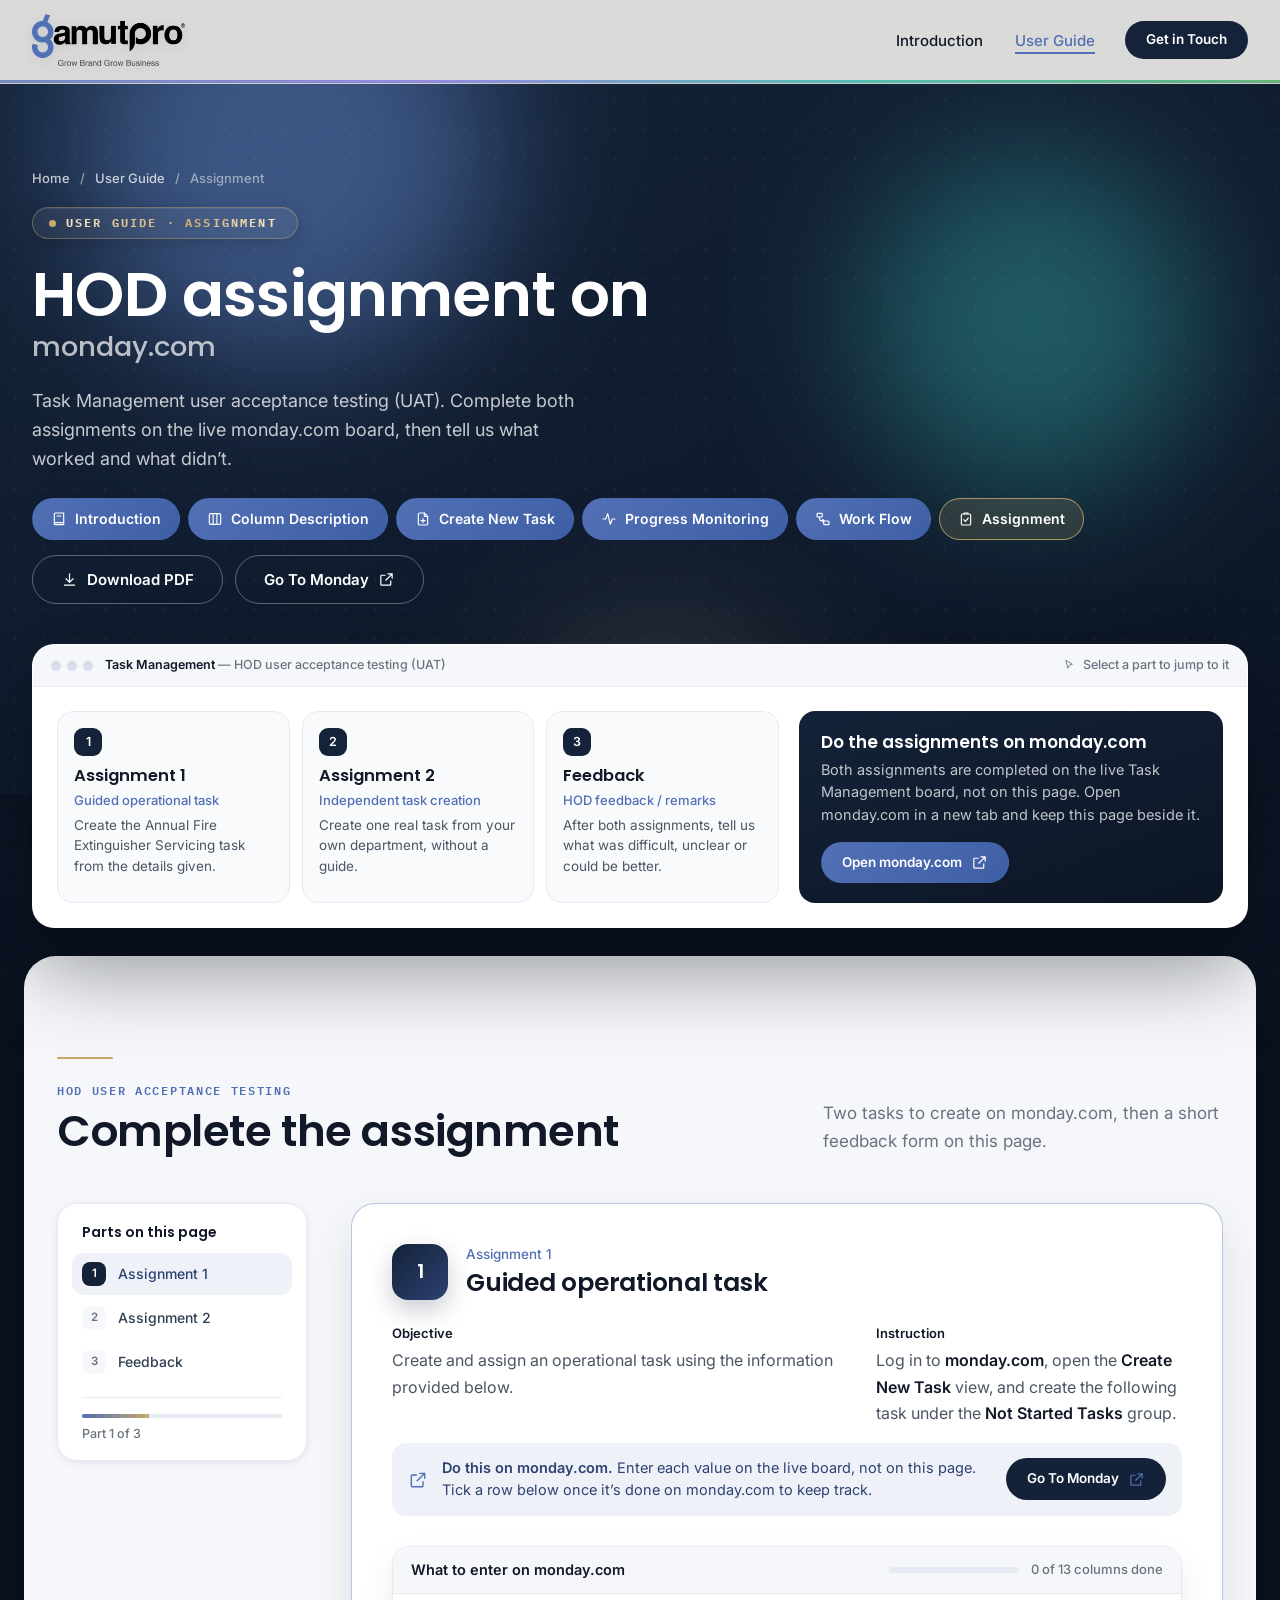
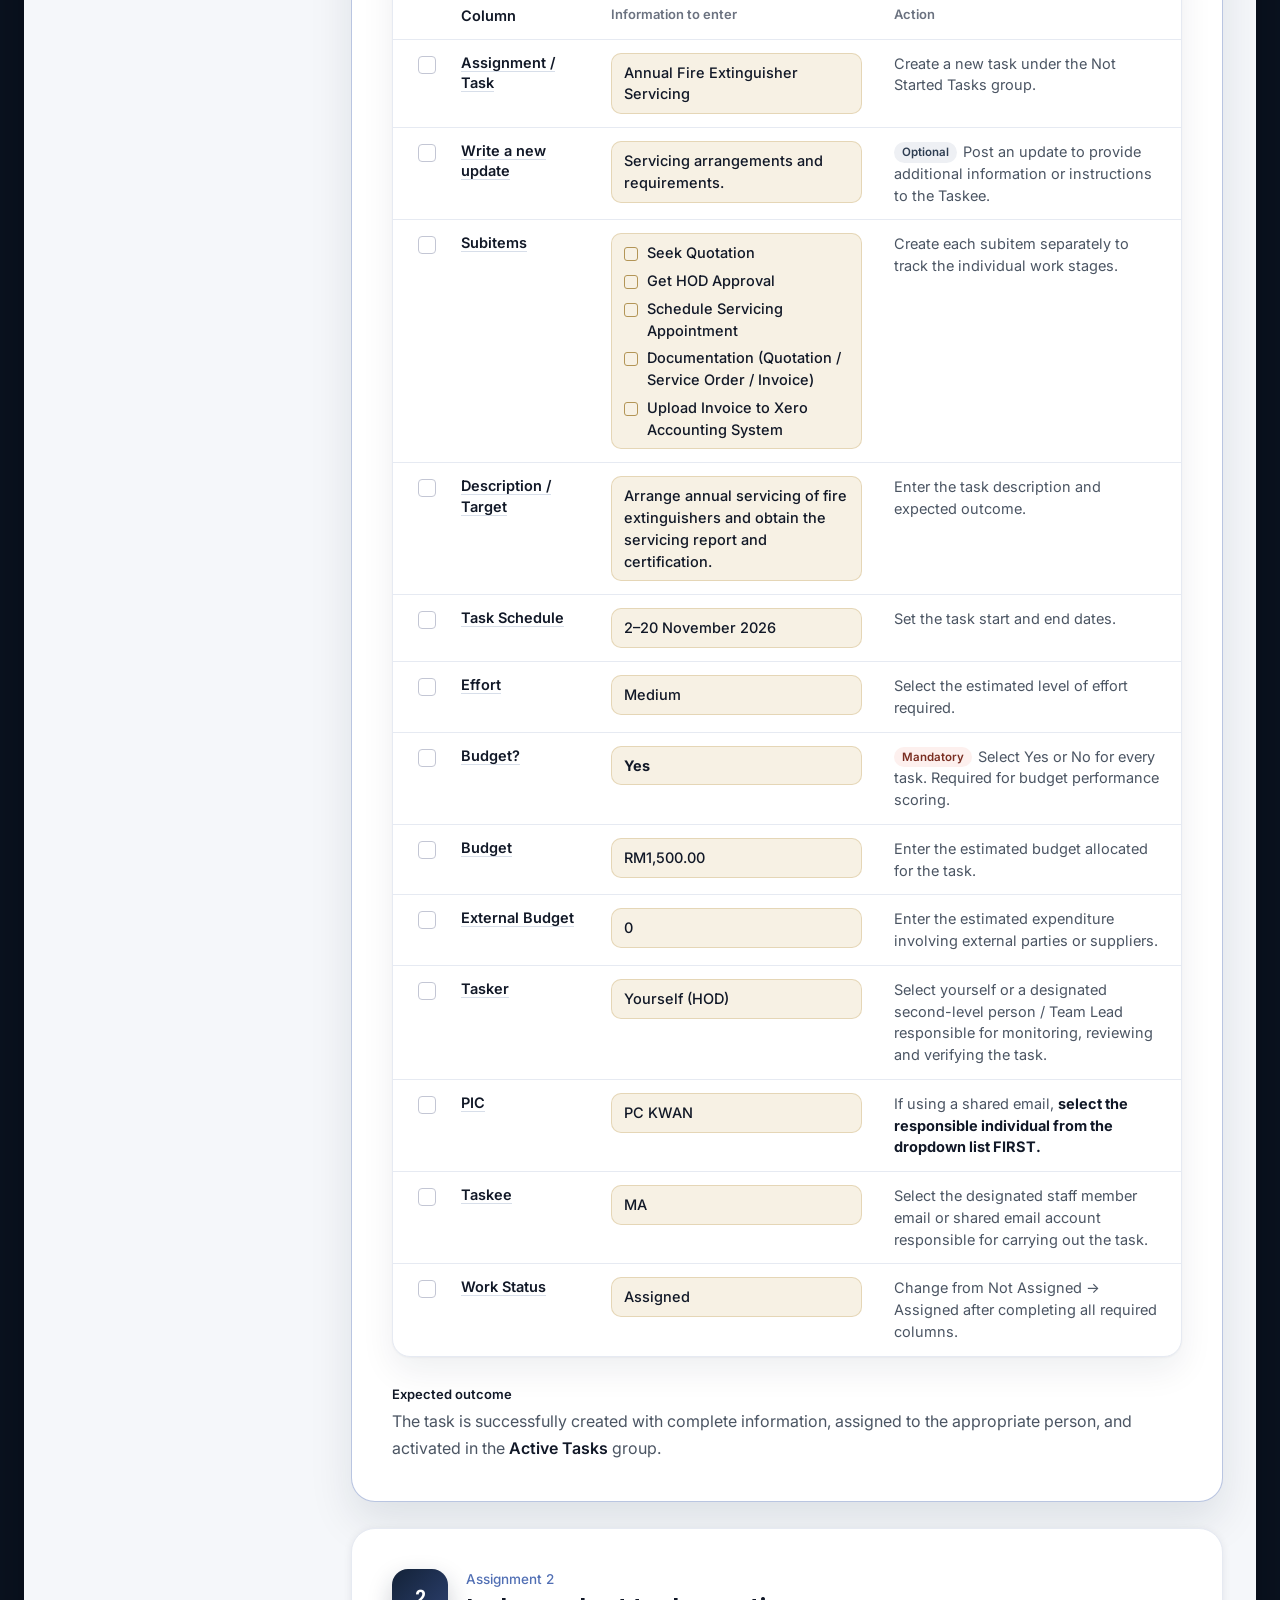
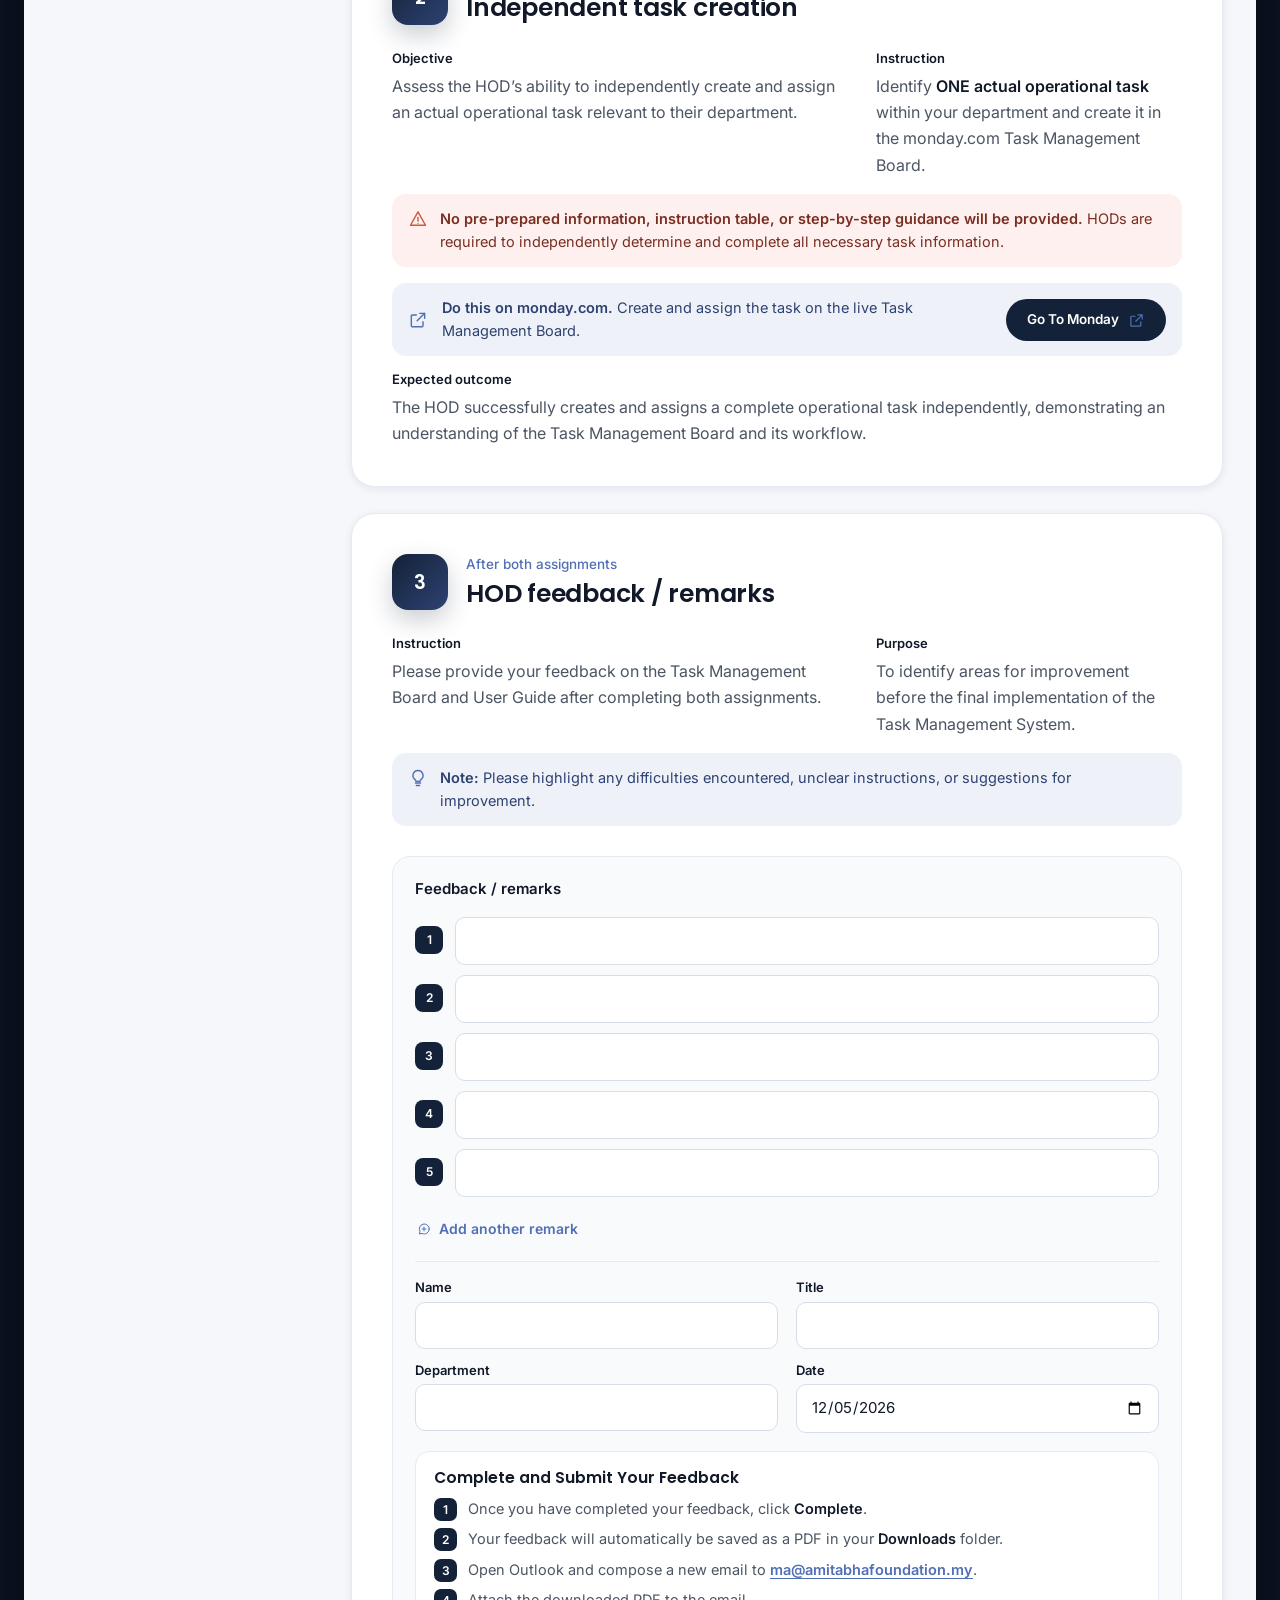
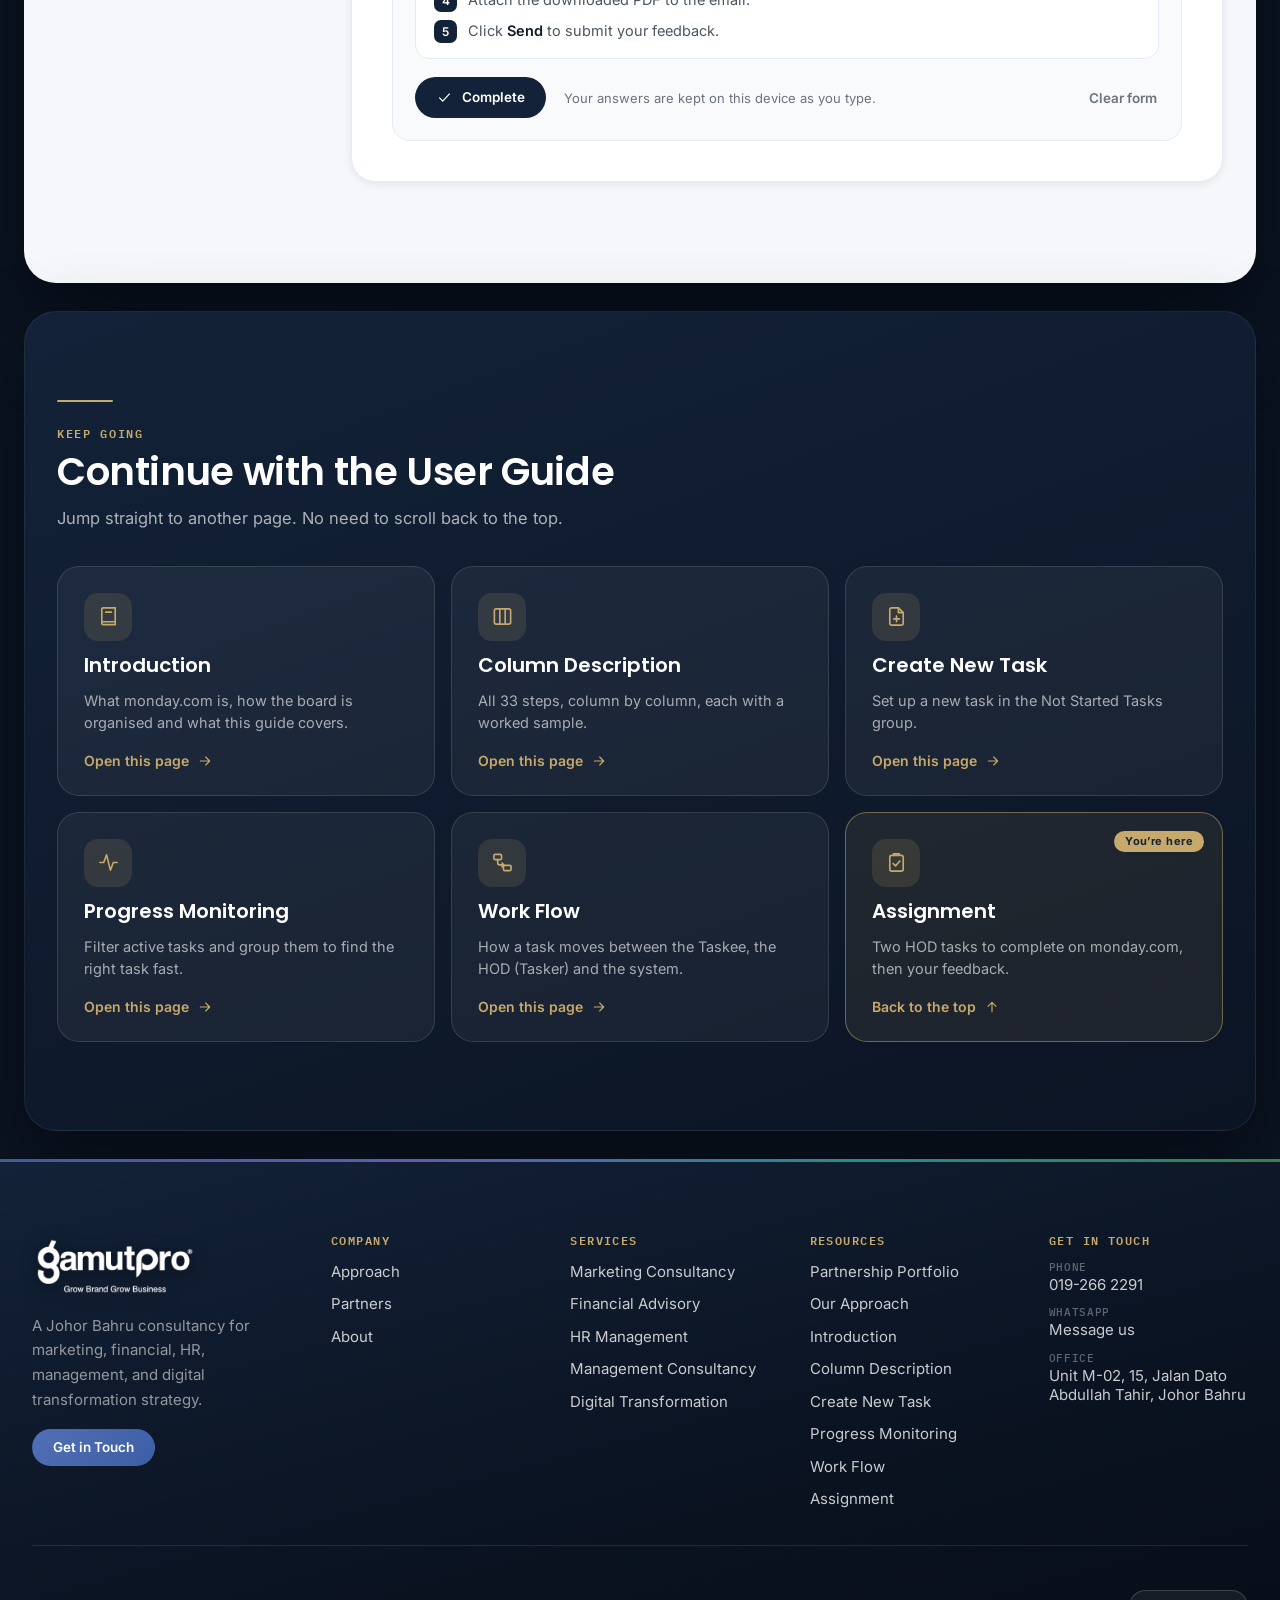
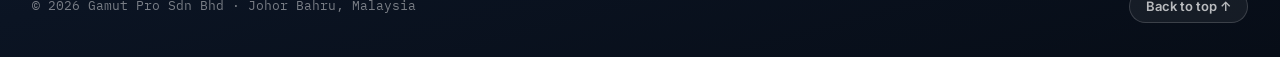
<file: User-guide-assignment.html>
<!DOCTYPE html>
<html lang="en">
<head>
<meta charset="UTF-8">
<script>document.documentElement.classList.add('js');</script>
<meta name="viewport" content="width=device-width, initial-scale=1">
<title>Assignment — monday.com User Guide — Gamut Pro Sdn Bhd</title>
<meta name="description" content="HOD user acceptance testing: two task assignments to complete on monday.com, plus a feedback form.">
<!-- Internal guide: delete the next line if you want search engines to index these pages -->
<meta name="robots" content="noindex, nofollow">
<meta name="theme-color" content="#132238">
<meta name="color-scheme" content="light">
<link rel="icon" type="image/png" href="Photos/favicon-g.png">
<link rel="apple-touch-icon" href="Photos/favicon-g.png">
<link rel="preconnect" href="https://fonts.googleapis.com">
<link rel="preconnect" href="https://fonts.gstatic.com" crossorigin>
<link href="https://fonts.googleapis.com/css2?family=Poppins:wght@500;600;700&family=Inter:wght@400;500;600;700&family=IBM+Plex+Mono:wght@400;500;600&display=swap" rel="stylesheet">
<style>

  /* ==========================================================
     Gamut Pro — monday.com User Guide pages
     Uses the same design tokens as the main Gamut Pro site.
     ========================================================== */
  :root{
    --white:#FFFFFF;
    --bg:#F8FAFC;
    --panel:#F5F7FA;
    --ink:#111827;
    --navy:#132238;
    --midnight:#0B1423;
    --slate:#2F3E52;
    --body-text:#4B5563;
    --grey:#6B7280;
    --border:#E6EAF2;
    --divider:#D7DEE9;
    --blue:#516FB4;
    --blue-hover:#3D5EA5;
    --blue-tint:#EEF1F8;
    --blue-deep:#2E4272;
    --gold:#C7A96B;
    --gold-tint:#F7F1E4;

    --shadow-sm:0 2px 8px rgba(14,27,51,.08);
    --shadow-md:0 20px 44px rgba(14,27,51,.10);
    --shadow-lg:0 24px 60px rgba(14,27,51,.18);
    --shadow-premium:0 2px 4px rgba(14,27,51,.05),0 30px 80px rgba(14,27,51,.12);
    --radius:24px;

    /* monday.com interface recreation */
    --mk-ink:#323338;
    --mk-muted:#676879;
    --mk-line:#E6E9EF;
    --mk-border:#C3C6D4;
    --mk-blue:#0073EA;
    --mk-blue-tint:#CCE5FF;
    --mk-green:#00C875;

    --nav-h:84px;
  }
  *{box-sizing:border-box}
  [hidden]{display:none!important}
  html{scroll-behavior:smooth}
  body{margin:0;background:var(--midnight);color:var(--body-text);font-family:'Inter',system-ui,-apple-system,'Segoe UI',sans-serif;line-height:1.6;-webkit-font-smoothing:antialiased;overflow-x:hidden}
  body::after{
    content:'';position:fixed;inset:0;z-index:2147483647;pointer-events:none;
    opacity:.035;mix-blend-mode:overlay;
    background-image:url("data:image/svg+xml,%3Csvg xmlns='http://www.w3.org/2000/svg' width='180' height='180'%3E%3Cfilter id='n'%3E%3CfeTurbulence type='fractalNoise' baseFrequency='0.9' numOctaves='2' stitchTiles='stitch'/%3E%3C/filter%3E%3Crect width='100%25' height='100%25' filter='url(%23n)'/%3E%3C/svg%3E");
  }
  main>section:not(.sop-hero){
    position:relative;width:calc(100% - 48px);max-width:1400px;margin:28px auto;
    border-radius:32px;overflow:hidden;border:1px solid rgba(255,255,255,.07);
    box-shadow:0 40px 90px rgba(0,0,0,.45);
  }
  @media (max-width:768px){ main>section:not(.sop-hero){ width:calc(100% - 28px);margin:16px auto;border-radius:22px } }
  img{max-width:100%;height:auto;display:block}
  a{color:var(--blue);text-decoration:none}
  a:hover{color:var(--blue-hover)}
  h1,h2,h3{margin:0;font-family:'Poppins',system-ui,sans-serif;font-weight:600;letter-spacing:-.01em;color:var(--ink)}
  p{margin:0}
  section{scroll-margin-top:calc(var(--nav-h) + 12px)}
  .sr-only{position:absolute;width:1px;height:1px;padding:0;margin:-1px;overflow:hidden;clip:rect(0,0,0,0);white-space:nowrap;border:0}
  .eyebrow{font:600 12px/1 'IBM Plex Mono',ui-monospace,monospace;letter-spacing:.14em;text-transform:uppercase;color:var(--blue);margin:0 0 12px;display:inline-block}
  .divider-gold{display:block;height:2px;width:56px;background:var(--gold);border-radius:2px;margin-bottom:18px}
  :focus-visible{outline:2px solid var(--blue);outline-offset:2px;border-radius:4px}
  .ic{width:1em;height:1em;fill:none;stroke:currentColor;stroke-width:1.7;stroke-linecap:round;stroke-linejoin:round;flex:none}

  .btn{display:inline-flex;align-items:center;justify-content:center;gap:9px;padding:15px 28px;border-radius:999px;font:600 15px/1 'Inter',sans-serif;white-space:nowrap;cursor:pointer;border:1.5px solid transparent;transition:background .2s ease,border-color .2s ease,color .2s ease,transform .2s ease,box-shadow .2s ease}
  .btn:hover{transform:translateY(-2px)}
  .btn .ic{width:17px;height:17px}
  .btn-primary{background:linear-gradient(135deg,var(--blue) 0%,var(--blue-hover) 100%);color:#fff}
  .btn-primary:hover{box-shadow:0 20px 50px rgba(81,111,180,.35);color:#fff}
  .btn-dark{background:var(--navy);color:#fff}
  .btn-dark:hover{background:var(--blue);color:#fff}
  .btn-outline-light{background:transparent;border-color:rgba(255,255,255,.32);color:#fff}
  .btn-outline-light:hover{background:rgba(255,255,255,.1);color:#fff}
  .btn-sm{padding:11px 20px;font-size:13.5px}

  /* ---------- nav (same as main site) ---------- */
  .nav{position:sticky;top:0;z-index:50;background:rgba(247,246,243,.88);backdrop-filter:blur(14px);-webkit-backdrop-filter:blur(14px);border-bottom:1px solid rgba(20,22,26,.08);transition:box-shadow .25s ease}
  .nav.is-scrolled{box-shadow:var(--shadow-sm)}
  .nav-inner{max-width:1440px;margin:0 auto;padding:14px 32px;display:flex;align-items:center;gap:28px;transition:padding .25s ease}
  .nav.is-scrolled .nav-inner{padding:10px 32px}
  .nav-brand{display:flex;align-items:center;margin-right:auto;flex-shrink:0}
  .nav-logo{height:52px;width:auto!important;max-width:none!important;flex-shrink:0;object-fit:contain;transition:height .25s ease;filter:drop-shadow(0 2px 6px rgba(14,27,51,.10))}
  .nav.is-scrolled .nav-logo{height:40px}
  .nav-wordmark{font:700 22px/1 'Poppins',sans-serif;color:var(--navy);letter-spacing:-.02em}
  .nav-wordmark b{color:var(--blue);font-weight:700}
  .nav-links{display:flex;align-items:center;gap:28px}
  .nav-links a{position:relative;color:var(--ink);font:500 15px/1 'Inter',sans-serif;padding:6px 2px}
  .nav-links a::after{content:'';position:absolute;left:2px;right:2px;bottom:0;height:2px;background:var(--blue);transform:scaleX(0);transform-origin:left;transition:transform .25s ease}
  .nav-links a:hover,.nav-links a.is-current{color:var(--blue)}
  .nav-links a:hover::after,.nav-links a.is-current::after{transform:scaleX(1)}
  .nav-toggle{display:none;flex-direction:column;justify-content:center;gap:4px;width:36px;height:36px;background:none;border:1px solid var(--border);border-radius:8px;cursor:pointer;flex-shrink:0}
  .nav-toggle span{display:block;height:2px;background:var(--ink);border-radius:2px;margin:0 8px}
  @media (max-width:920px){ .nav-links{display:none} .nav-toggle{display:flex} }
  @media (max-width:500px){ .nav-inner{padding-left:14px!important;padding-right:14px!important;gap:10px!important} }
  .nav-spectrum{height:3px;width:100%;background:linear-gradient(90deg,#516FB4,#7C6FE0,#2BB4A6,#3FA65C,#E8A33D,#E2604F,#516FB4);background-size:200% 100%;animation:spectrum-shift 18s linear infinite;position:relative;z-index:2;opacity:.75}
  @keyframes spectrum-shift{from{background-position:0% 0}to{background-position:-100% 0}}
  /* reading progress sits on top of the spectrum line */
  .read-progress{position:absolute;left:0;right:0;bottom:0;height:3px;z-index:3;background:var(--navy);transform:scaleX(0);transform-origin:left center}

  .mobile-menu{
    position:fixed;inset:0;z-index:60;display:flex;flex-direction:column;align-items:flex-start;justify-content:center;gap:4px;
    padding:32px 40px;background:var(--midnight);
    opacity:0;visibility:hidden;transform:translateY(-14px);pointer-events:none;
    transition:opacity .3s ease,transform .3s ease,visibility .3s;
  }
  .mobile-menu.is-open{opacity:1;visibility:visible;transform:none;pointer-events:auto}
  .mobile-menu a{padding:14px 4px;color:rgba(255,255,255,.85);font:600 clamp(22px,6vw,30px)/1.2 'Poppins',sans-serif;border-bottom:1px solid rgba(255,255,255,.1);width:100%}
  .mobile-menu a:hover{color:#fff}
  .mobile-menu a.is-current{color:var(--gold)}
  .mobile-menu .btn{margin-top:16px}
  .mobile-menu-close{position:absolute;top:20px;right:24px;width:40px;height:40px;border-radius:50%;background:rgba(255,255,255,.08);border:1px solid rgba(255,255,255,.2);color:#fff;font-size:20px;line-height:1;cursor:pointer}

  /* ---------- hero ---------- */
  .sop-hero{position:relative;background:linear-gradient(160deg,var(--navy) 0%,var(--midnight) 100%);overflow:hidden;color:#fff}
  .sop-hero::before{content:'';position:absolute;inset:0;pointer-events:none;background-image:radial-gradient(rgba(199,169,107,.08) 1px,transparent 1px);background-size:30px 30px}
  .hero-aurora{position:absolute;inset:0;z-index:1;pointer-events:none;mix-blend-mode:screen;opacity:.55}
  .hero-aurora span{position:absolute;border-radius:50%;filter:blur(70px);animation:auroraDrift 16s ease-in-out infinite alternate}
  .hero-aurora .a1{width:420px;height:420px;background:#516FB4;top:-140px;left:6%}
  .hero-aurora .a2{width:340px;height:340px;background:#2BB4A6;top:10%;right:6%;animation-delay:-5s;opacity:.7}
  .hero-aurora .a3{width:300px;height:300px;background:var(--gold);bottom:-140px;left:40%;opacity:.45;animation-delay:-10s}
  @keyframes auroraDrift{0%{transform:translate(0,0) scale(1)}50%{transform:translate(40px,-30px) scale(1.12)}100%{transform:translate(-30px,20px) scale(.96)}}
  .sop-hero-inner{position:relative;z-index:2;max-width:1440px;margin:0 auto;padding:clamp(48px,8vw,88px) 32px clamp(150px,16vw,190px)}
  .sop-hero-copy{max-width:700px;display:flex;flex-direction:column;gap:22px;animation:riseIn .7s ease both}
  @keyframes riseIn{from{opacity:0;transform:translateY(18px)}to{opacity:1;transform:none}}
  .breadcrumb{display:flex;flex-wrap:wrap;align-items:center;gap:10px;font:500 13px/1 'Inter',sans-serif;color:rgba(255,255,255,.5)}
  .breadcrumb a{color:rgba(255,255,255,.75)}
  .breadcrumb a:hover{color:#fff}
  .hero-tag{
    display:inline-flex;align-items:center;gap:10px;width:fit-content;
    padding:9px 20px 9px 16px;border-radius:999px;
    background:rgba(255,255,255,.06);backdrop-filter:blur(8px);-webkit-backdrop-filter:blur(8px);
    border:1px solid rgba(199,169,107,.4);box-shadow:0 4px 20px rgba(0,0,0,.18),inset 0 1px 0 rgba(255,255,255,.08);
  }
  .hero-tag .dot{width:7px;height:7px;border-radius:50%;background:var(--gold);flex-shrink:0;animation:tagPulse 2.4s ease-out infinite}
  @keyframes tagPulse{0%{box-shadow:0 0 0 0 rgba(199,169,107,.5)}70%{box-shadow:0 0 0 7px rgba(199,169,107,0)}100%{box-shadow:0 0 0 0 rgba(199,169,107,0)}}
  .hero-tag span:last-child{
    font:700 12px/1 'IBM Plex Mono',monospace;letter-spacing:.18em;
    background:linear-gradient(90deg,#F4E4C4 0%,var(--gold) 55%,#F4E4C4 100%);
    -webkit-background-clip:text;background-clip:text;-webkit-text-fill-color:transparent;color:var(--gold);
  }
  .sop-hero h1{font-size:clamp(2.3rem,5vw,3.9rem);line-height:1.06;color:#fff}
  .sop-hero p.lead{font:400 18px/1.62 'Inter',sans-serif;color:rgba(255,255,255,.76);max-width:560px}
  .hero-actions{display:flex;flex-wrap:wrap;gap:14px}

  /* ---------- board overview (overlaps hero) ---------- */
  .board-wrap{position:relative;z-index:5;max-width:1440px;margin:clamp(-150px,-12vw,-110px) auto 0;padding:0 32px}
  @media (max-width:768px){ .board-wrap{padding:0 14px} }
  .board-frame{background:#fff;border-radius:22px;border:1px solid rgba(255,255,255,.6);box-shadow:var(--shadow-premium),0 40px 90px rgba(0,0,0,.35);overflow:hidden}
  .frame-bar{display:flex;align-items:center;gap:12px;padding:12px 18px;background:var(--panel);border-bottom:1px solid var(--border);font:500 12.5px/1.3 'Inter',sans-serif;color:var(--grey)}
  .frame-bar .dots{display:flex;gap:6px;flex:none}
  .frame-bar .dots i{width:10px;height:10px;border-radius:50%;background:var(--divider)}
  .frame-bar strong{color:var(--ink);font-weight:600}
  .frame-bar .frame-hint{margin-left:auto;display:flex;align-items:center;gap:8px;white-space:nowrap}
  @media (max-width:640px){ .frame-bar .frame-hint{display:none} }
  .board-scroll{overflow-x:auto;-webkit-overflow-scrolling:touch}
  .mk-board{min-width:1080px;padding:26px 24px 28px}
  .board-caption{padding:0 24px 22px;font:400 13.5px/1.5 'Inter',sans-serif;color:var(--grey)}
  .swipe-note{display:none}
  @media (max-width:1100px){ .swipe-note{display:inline} }

  .mk-board-grid{display:grid;grid-template-columns:64px minmax(250px,1.3fr) minmax(260px,1.6fr) 180px 150px 190px;border-left:6px solid var(--mk-green);border-radius:6px 0 0 6px}
  .mk-board-grid>div{min-width:0;min-height:46px;display:flex;align-items:center;padding:0 12px;border-bottom:1px solid var(--mk-line);border-right:1px solid var(--mk-line);font:400 14px/1.3 'Inter',sans-serif;color:var(--mk-ink)}
  .mk-board-grid>.bh{font-weight:500;gap:8px;white-space:nowrap;border-top:1px solid var(--mk-line)}
  .mk-board-grid>.bh.c,.mk-board-grid>.bc.c{justify-content:center}
  .mk-board-grid>.bc.fill{padding:0}
  .mk-board-grid>.bc.fill .mk-status{height:100%;border-radius:0;cursor:default}
  .mk-board-grid>.bc.name{justify-content:space-between;gap:10px}
  .mk-board-grid>.bc.rest{grid-column:span 4;border-right:0;border-bottom:0}
  .mk-board-grid>.bc.add{color:var(--mk-muted);border-bottom:0}
  .mk-board-grid>.bc.add-check{border-bottom:0}
  .ellipsis{display:block;white-space:nowrap;overflow:hidden;text-overflow:ellipsis;min-width:0;flex:1}

  /* numbered pins on the board */
  .pinned{position:relative;display:inline-flex;align-items:center;gap:8px}
  .pin{
    position:relative;z-index:2;margin-left:2px;
    width:22px;height:22px;border-radius:50%;flex:none;
    display:flex;align-items:center;justify-content:center;
    background:var(--navy);color:#fff;font:600 11px/1 'Inter',sans-serif;
    box-shadow:0 0 0 3px #fff,0 4px 10px rgba(14,27,51,.25);
    transition:transform .2s ease,background .2s ease;
  }
  .pin:hover,.pin:focus-visible{background:var(--gold);color:var(--navy);transform:scale(1.15)}
  .pinned .pin{box-shadow:0 0 0 3px #fff,0 4px 10px rgba(14,27,51,.22)}

  /* ---------- Guide section ---------- */
  .sop{background:var(--panel)}
  main>section.sop{overflow:clip}
  .sop-inner{max-width:1440px;margin:0 auto;padding:clamp(56px,9vw,100px) 32px}
  @media (max-width:768px){ .sop-inner{padding-left:16px;padding-right:16px} }
  .section-head{display:flex;flex-wrap:wrap;align-items:flex-end;justify-content:space-between;gap:28px;margin-bottom:48px}
  .section-head h2{font-size:clamp(1.9rem,3.6vw,2.7rem);line-height:1.08}
  .section-head p{font:400 17px/1.6 'Inter',sans-serif;color:var(--grey);max-width:400px}

  .sop-layout{display:grid;grid-template-columns:250px minmax(0,1fr);gap:44px;align-items:start}
  .sop-toc{position:sticky;top:calc(var(--nav-h) + 24px);background:#fff;border:1px solid var(--border);border-radius:20px;padding:20px 14px;box-shadow:var(--shadow-sm)}
  .sop-toc-title{display:block;padding:0 10px 12px;font:600 14px/1.2 'Poppins',sans-serif;color:var(--ink)}
  .sop-toc ol{position:relative;list-style:none;margin:0;padding:0;display:flex;flex-direction:column;gap:2px}
  .sop-toc a{display:flex;align-items:center;gap:12px;padding:9px 10px;border-radius:12px;color:var(--slate);font:500 14px/1.3 'Inter',sans-serif;transition:background .2s ease,color .2s ease}
  .sop-toc a .n{flex:none;width:24px;height:24px;border-radius:8px;display:flex;align-items:center;justify-content:center;background:var(--panel);font:600 11.5px/1 'Inter',sans-serif;color:var(--grey);transition:background .2s ease,color .2s ease}
  .sop-toc a:hover{background:var(--panel);color:var(--ink)}
  .sop-toc a.is-active{background:var(--blue-tint);color:var(--blue-deep)}
  .sop-toc a.is-active .n{background:var(--navy);color:#fff}
  .sop-toc-progress{margin:14px 10px 0;padding-top:16px;border-top:1px solid var(--border)}
  .sop-toc-track{height:4px;border-radius:4px;background:var(--border);overflow:hidden}
  .sop-toc-track span{display:block;height:100%;width:11.1%;background:linear-gradient(90deg,var(--blue),var(--gold));transition:width .4s ease}
  .sop-toc-label{display:block;margin-top:10px;font:500 12.5px/1 'Inter',sans-serif;color:var(--grey)}
  @media (max-width:1024px){
    .sop-layout{display:block}
    .sop-toc{top:var(--nav-h);z-index:20;padding:8px;border-radius:16px;margin-bottom:22px}
    .sop-toc-title,.sop-toc-progress{display:none}
    .sop-toc ol{flex-direction:row;overflow-x:auto;scrollbar-width:none;gap:4px}
    .sop-toc ol::-webkit-scrollbar{display:none}
    .sop-toc a{white-space:nowrap;padding:8px 12px 8px 8px}
  }

  .sop-steps{display:flex;flex-direction:column;gap:26px}
  .sop-step{scroll-margin-top:calc(var(--nav-h) + 24px);background:#fff;border:1px solid var(--border);border-radius:var(--radius);padding:clamp(22px,3.4vw,40px);box-shadow:var(--shadow-sm);transition:box-shadow .3s ease,border-color .3s ease}
  @media (max-width:1024px){ .sop-step{scroll-margin-top:calc(var(--nav-h) + 84px)} }
  .sop-step.is-active{border-color:rgba(81,111,180,.4);box-shadow:var(--shadow-md)}
  .sop-step-head{display:flex;align-items:center;gap:18px;margin-bottom:26px}
  .sop-step-num{flex:none;width:56px;height:56px;border-radius:16px;background:linear-gradient(135deg,var(--navy),var(--blue-deep));color:#fff;font:600 19px/1 'Poppins',sans-serif;display:flex;align-items:center;justify-content:center;box-shadow:0 10px 24px rgba(19,34,56,.22)}
  .sop-step-cat{display:flex;flex-wrap:wrap;align-items:center;gap:4px 8px;margin-bottom:5px;font:500 13.5px/1.3 'Inter',sans-serif;color:var(--blue)}
  .sop-step h3{font-size:clamp(20px,2.4vw,25px);line-height:1.2}

  .sop-step-content{display:grid;grid-template-columns:minmax(0,1fr) minmax(0,1.12fr);gap:30px;align-items:start}
  .sop-step.is-wide .sop-step-content{grid-template-columns:minmax(0,1fr)}
  @media (max-width:820px){ .sop-step-content{grid-template-columns:minmax(0,1fr)} }
  .sop-copy{display:flex;flex-direction:column;gap:16px}
  @media (min-width:821px){
    .is-wide .sop-copy{display:grid;grid-template-columns:minmax(0,1.5fr) minmax(0,1fr);gap:16px 24px;align-items:start}
    .is-wide .sop-copy>.full{grid-column:1/-1}
  }
  .sop-label{display:block;margin-bottom:6px;font:600 13px/1.2 'Inter',sans-serif;color:var(--ink)}
  .sop-field p{font:400 16px/1.65 'Inter',sans-serif;color:var(--body-text)}
  .sop-field p strong{color:var(--ink);font-weight:600}
  .sop-sample{background:var(--gold-tint);border:1px solid rgba(199,169,107,.38);border-radius:14px;padding:14px 18px}
  .sop-sample .sop-label{color:#8A6A2C}
  .sop-sample p{color:var(--ink);font-weight:500}
  .sop-note{display:flex;gap:12px;align-items:flex-start;background:var(--blue-tint);border-radius:14px;padding:14px 16px;font:400 14.5px/1.55 'Inter',sans-serif;color:var(--blue-deep)}
  .sop-note .ic{width:20px;height:20px;margin-top:1px;color:var(--blue)}
  .sop-note strong{font-weight:600}
  .inline-ic{display:inline-flex;vertical-align:-3px;width:18px;height:18px;color:var(--ink)}

  .sop-bullets{list-style:none;margin:0;padding:0;display:grid;grid-template-columns:repeat(2,minmax(0,1fr));gap:12px;counter-reset:b}
  @media (max-width:640px){ .sop-bullets{grid-template-columns:minmax(0,1fr)} }
  .sop-bullets li{counter-increment:b;display:flex;gap:12px;align-items:flex-start;padding:14px 16px;border:1px solid var(--border);border-radius:14px;background:var(--bg);font:400 15px/1.55 'Inter',sans-serif;color:var(--body-text)}
  .sop-bullets li::before{content:counter(b);flex:none;width:24px;height:24px;border-radius:50%;background:var(--navy);color:#fff;font:600 12px/24px 'Inter',sans-serif;text-align:center}
  .sop-bullets strong{color:var(--ink);font-weight:600}

  /* screen preview frame */
  .sop-screen{margin:0;border:1px solid var(--border);border-radius:18px;background:#fff;overflow:hidden;box-shadow:0 1px 2px rgba(14,27,51,.04),0 14px 34px rgba(14,27,51,.07)}
  .sop-screen .frame-bar{padding:10px 14px;font-size:12px}
  .sop-screen .frame-bar .dots i{width:9px;height:9px}
  .sop-screen-body{padding:24px 22px}
  @media (max-width:520px){ .sop-screen-body{padding:18px 14px} }
  .mk-hint{display:flex;align-items:center;gap:8px;margin-top:16px;font:400 13px/1.45 'Inter',sans-serif;color:var(--grey)}
  .mk-hint::before{content:'';flex:none;width:6px;height:6px;border-radius:50%;background:var(--gold)}

  /* ---------- monday.com UI pieces ---------- */
  .mk{font:400 14px/1.4 'Inter',system-ui,sans-serif;color:var(--mk-ink)}
  .mk-sq{width:12px;height:12px;border-radius:3px;background:var(--mk-green);flex:none}
  .mk-info{width:16px;height:16px;color:#9699A6}
  .mk-cb{flex:none;width:16px;height:16px;border:1.5px solid var(--mk-border);border-radius:4px;background:#fff}
  .mk-bubble{width:20px;height:20px;color:#9699A6}

  .mk-table{border:1px solid var(--mk-line);border-left:5px solid var(--mk-green);border-radius:8px;overflow:hidden;background:#fff}
  .mk-th{display:flex;align-items:center;gap:8px;padding:11px 14px;font-weight:500;border-bottom:1px solid var(--mk-line)}
  .mk-th.c{justify-content:center}
  .mk-td{display:flex;align-items:center;min-height:46px;padding:11px 14px;border-bottom:1px solid var(--mk-line)}
  .mk-td:last-child{border-bottom:0}
  .mk-td.c{justify-content:center}
  .mk-td.is-editing{box-shadow:inset 0 0 0 2px var(--mk-blue)}
  .mk-td.is-placeholder{color:#9699A6}
  .mk-td.is-new{background:#F0F8FF;gap:10px;flex-wrap:wrap}
  .mk-td.stack{flex-direction:column;align-items:flex-start;gap:6px}
  .mk-state{font:600 11px/1 'Inter',sans-serif;padding:4px 8px;border-radius:999px;background:#EEF0F4;color:var(--mk-muted)}
  .mk-state.is-done{background:#DCF7EA;color:#037F4C}
  .mk-new-badge{font:600 11px/1 'Inter',sans-serif;padding:4px 8px;border-radius:999px;background:var(--mk-blue);color:#fff}
  .mk-caret{display:inline-block;width:1.5px;height:18px;margin-left:1px;background:var(--mk-blue);vertical-align:-3px;animation:blink 1s steps(1) infinite}
  @keyframes blink{50%{opacity:0}}
  .mk-add{display:flex;align-items:center;gap:8px;padding:10px 14px;color:var(--mk-muted)}
  .mk-add-box{display:inline-flex;align-items:center;gap:8px;padding:6px 12px;border:1.5px solid var(--mk-blue);border-radius:6px;background:#fff;color:var(--mk-ink);box-shadow:0 0 0 4px rgba(0,115,234,.12)}

  /* step 1 — selection + action bar */
  .mk-row{display:flex;align-items:center;gap:14px;padding:12px 14px;border:1px solid var(--mk-line);border-left:5px solid var(--mk-green);border-radius:8px;background:#fff;transition:background .2s ease}
  .mk-row.is-selected{background:var(--mk-blue-tint)}
  .mk-check{position:relative;display:inline-flex;flex:none}
  .mk-check input{position:absolute;inset:-6px;width:calc(100% + 12px);height:calc(100% + 12px);margin:0;opacity:0;cursor:pointer}
  .mk-check span{width:18px;height:18px;border-radius:4px;border:1.5px solid var(--mk-border);background:#fff;display:flex;align-items:center;justify-content:center;transition:background .15s ease,border-color .15s ease}
  .mk-check input:checked+span{background:var(--mk-blue);border-color:var(--mk-blue)}
  .mk-check input:checked+span::after{content:'';width:5px;height:9px;border:solid #fff;border-width:0 2px 2px 0;transform:translate(0,-1px) rotate(45deg)}
  .mk-check input:focus-visible+span{outline:2px solid var(--blue);outline-offset:3px}
  .mk-actionbar{display:flex;align-items:center;gap:16px;margin-top:16px;padding:10px 16px;background:#fff;border:1px solid var(--mk-line);border-radius:10px;box-shadow:0 8px 24px rgba(0,0,0,.12);overflow-x:auto;transition:opacity .25s ease,transform .25s ease}
  .mk-actionbar.is-hidden{opacity:0;transform:translateY(8px);pointer-events:none}
  .mk-ab-count{flex:none;width:30px;height:30px;border-radius:50%;background:var(--mk-blue);color:#fff;display:flex;align-items:center;justify-content:center;font-weight:600}
  .mk-ab-title{display:flex;align-items:center;gap:8px;white-space:nowrap;font-weight:500;padding-right:16px;border-right:1px solid var(--mk-line)}
  .mk-ab-actions{display:flex;gap:2px;flex:1}
  .mk-ab-act{display:flex;flex-direction:column;align-items:center;gap:5px;padding:4px 8px;font-size:11.5px;color:var(--mk-muted);white-space:nowrap}
  .mk-ab-act .ic{width:19px;height:19px;color:var(--mk-ink);stroke-width:1.5}
  .mk-ab-act.is-disabled{opacity:.38}
  .mk-ab-close{flex:none;padding-left:14px;border-left:1px solid var(--mk-line);color:var(--mk-muted);font-size:20px;line-height:1}

  /* step 3 — column info */
  .mk-s3{padding-top:52px;min-height:236px}
  .mk-s3 .mk-th{display:inline-flex;border:1px solid var(--mk-line);border-left:5px solid var(--mk-green);border-radius:8px;background:#fff}
  .mk-info-wrap{position:relative;display:inline-flex}
  .mk-info-btn{display:inline-flex;padding:3px;border:0;border-radius:6px;background:#E6E9EF;cursor:pointer;color:var(--mk-ink)}
  .mk-info-btn .mk-info{color:var(--mk-ink)}
  .mk-info-btn[aria-expanded="false"]{background:transparent}
  .mk-info-btn[aria-expanded="false"] .mk-info{color:#9699A6}
  .mk-tooltip{position:absolute;bottom:calc(100% + 12px);left:50%;transform:translateX(-50%);white-space:nowrap;padding:8px 12px;border-radius:6px;background:#323338;color:#fff;font-size:12.5px;font-weight:500;pointer-events:none}
  .mk-tooltip::after{content:'';position:absolute;top:100%;left:50%;margin-left:-6px;border:6px solid transparent;border-top-color:#323338}
  .mk-more{color:var(--mk-muted);letter-spacing:1px}
  .mk-popover{position:absolute;top:calc(100% + 14px);left:-128px;width:290px;padding:14px 16px;background:#fff;border-radius:10px;box-shadow:0 10px 32px rgba(0,0,0,.16);border:1px solid var(--mk-line);font-weight:400;transition:opacity .2s ease,transform .2s ease}
  .mk-popover.is-hidden{opacity:0;transform:translateY(-6px);pointer-events:none}
  .mk-pop-title{display:flex;align-items:center;gap:8px;font-size:12.5px;color:var(--mk-muted);margin-bottom:6px}
  .mk-pop-title .ic{width:15px;height:15px}
  .mk-popover p{font-size:13.5px;line-height:1.5;color:var(--mk-ink)}
  .mk-s3 .mk-th{position:relative}
  @media (max-width:520px){
    .mk-s3 .mk-info-wrap{position:static}
    .mk-s3 .mk-popover{left:0;right:0;width:auto}
    .mk-s3 .mk-tooltip{left:auto;right:0;transform:none}
    .mk-s3 .mk-tooltip::after{left:auto;right:43px;margin-left:0}
  }

  /* step 4 — updates panel */
  .mk-updates{border:1px solid var(--mk-line);border-radius:12px;overflow:hidden;background:#fff}
  .mk-tabs{display:flex;gap:4px;padding:0 12px;border-bottom:1px solid var(--mk-line);overflow-x:auto;scrollbar-width:none}
  .mk-tabs::-webkit-scrollbar{display:none}
  .mk-tab{display:flex;align-items:center;gap:6px;padding:13px 10px 12px;font-size:13.5px;color:var(--mk-muted);white-space:nowrap;border-bottom:2px solid transparent;margin-bottom:-1px}
  .mk-tab .ic{width:16px;height:16px}
  .mk-tab.is-active{color:var(--mk-ink);border-bottom-color:var(--mk-blue)}
  .mk-tab .heart{color:#E2445C}
  .mk-subtabs{display:flex;flex-wrap:wrap;gap:6px 16px;padding:14px 16px 0;font-size:12.5px;color:var(--mk-muted)}
  .mk-subtabs span{display:inline-flex;align-items:center;gap:6px}
  .mk-subtabs .ic{width:15px;height:15px}
  .mk-editor{margin:12px 16px 16px;border:1px solid var(--mk-border);border-radius:8px;background:#fff;transition:border-color .2s ease,box-shadow .2s ease}
  .mk-editor:focus-within{border-color:var(--mk-blue);box-shadow:0 0 0 3px rgba(0,115,234,.14)}
  .mk-editor textarea{display:block;width:100%;min-height:84px;padding:12px 14px;border:0;background:transparent;resize:vertical;font:400 14px/1.5 'Inter',sans-serif;color:var(--mk-ink);border-radius:8px}
  .mk-editor textarea:focus{outline:none}
  .mk-editor textarea::placeholder{color:#9699A6}
  .mk-editor-bar{display:flex;align-items:center;justify-content:space-between;gap:10px;padding:8px 10px;border-top:1px solid var(--mk-line)}
  .mk-tools{display:flex;gap:2px}
  .mk-tool{display:inline-flex;align-items:center;justify-content:center;width:32px;height:32px;border:0;border-radius:6px;background:transparent;color:var(--mk-muted);cursor:default}
  .mk-tool .ic{width:18px;height:18px}
  button.mk-tool{cursor:pointer}
  button.mk-tool:hover{background:#F0F1F5;color:var(--mk-ink)}
  .mk-tool.is-highlight{color:var(--mk-blue);background:#E6F1FD}
  .mk-btn-update{border:0;border-radius:6px;padding:9px 18px;background:var(--mk-blue);color:#fff;font:500 13.5px/1 'Inter',sans-serif;cursor:pointer;transition:background .2s ease}
  .mk-btn-update:hover{background:#0060C2}
  .mk-btn-update:disabled{background:#DCDFEC;color:#9699A6;cursor:not-allowed}
  .mk-feed{display:flex;flex-direction:column;gap:10px;padding:0 16px}
  .mk-feed:not(:empty){padding-bottom:16px}
  .mk-post{border:1px solid var(--mk-line);border-radius:10px;padding:12px 14px;animation:riseIn .35s ease both}
  .mk-post-head{display:flex;align-items:center;gap:10px;margin-bottom:6px;font-size:13px;color:var(--mk-muted)}
  .mk-post-head strong{color:var(--mk-ink);font-weight:600}
  .mk-avatar{flex:none;width:28px;height:28px;border-radius:50%;background:linear-gradient(135deg,var(--blue),var(--gold));color:#fff;font:600 10.5px/28px 'Inter',sans-serif;text-align:center}
  .mk-post p{font-size:14px;line-height:1.5;color:var(--mk-ink);white-space:pre-wrap;overflow-wrap:anywhere}
  .mk-mention{color:var(--mk-blue);background:#E6F1FD;border-radius:4px;padding:0 3px}

  /* step 7 — schedule */
  .mk-timeline{display:inline-flex;justify-content:center;min-width:150px;padding:5px 14px;border-radius:999px;background:var(--mk-green);color:#fff;font-size:13px;font-weight:500}
  .mk-dp{margin-top:14px;max-width:320px;padding:16px;border:1px solid var(--mk-line);border-radius:10px;background:#fff;box-shadow:0 10px 28px rgba(0,0,0,.10)}
  .mk-dp-head{display:flex;justify-content:space-between;align-items:baseline;font-size:13.5px}
  .mk-dp-head strong{font-weight:600}
  .mk-dp-head span{font-size:12.5px;color:var(--mk-muted)}
  .mk-dp-inputs{display:grid;grid-template-columns:1fr 1fr;gap:8px;margin:12px 0}
  .mk-dp-inputs span{padding:7px 10px;border:1px solid var(--mk-border);border-radius:6px;font-size:13px}
  .mk-dp-inputs .is-focus{border-color:var(--mk-blue);box-shadow:0 0 0 1px var(--mk-blue)}
  .mk-dp-nav{display:flex;align-items:center;gap:14px;margin-bottom:8px;font-size:13px}
  .mk-dp-nav .arrows{margin-left:auto;color:var(--mk-muted);letter-spacing:10px}
  .mk-cal{display:grid;grid-template-columns:repeat(7,1fr);row-gap:4px;text-align:center;font-size:12.5px}
  .mk-cal .dow{padding:4px 0;font-size:11.5px;color:var(--mk-muted)}
  .mk-cal .d{padding:6px 0}
  .mk-cal .out{color:var(--mk-border)}
  .mk-cal .in{background:var(--mk-blue-tint)}
  .mk-cal .in:nth-child(7n){border-radius:0 6px 6px 0}
  .mk-cal .in:nth-child(7n+1){border-radius:6px 0 0 6px}
  .mk-cal .start,.mk-cal .end{background:var(--mk-blue);color:#fff;font-weight:600}
  .mk-cal .start{border-radius:6px 0 0 6px}
  .mk-cal .end{border-radius:0 6px 6px 0}

  /* steps 8 & 9 — status labels */
  .mk-status{
    --t:#fff;
    display:flex;align-items:center;justify-content:center;width:100%;min-height:36px;padding:6px 10px;
    border:0;border-radius:4px;background:var(--s);color:var(--t);
    font:500 13.5px/1.2 'Inter',sans-serif;text-align:center;
  }
  button.mk-status{cursor:pointer;transition:box-shadow .15s ease,transform .15s ease}
  button.mk-status:hover{transform:translateY(-1px)}
  button.mk-status[aria-pressed="true"]{box-shadow:0 0 0 2px #fff,0 0 0 4px var(--s)}
  .mk-mini{display:grid;grid-template-columns:minmax(0,1fr) 170px;max-width:460px;border:1px solid var(--mk-line);border-left:5px solid var(--mk-green);border-radius:8px;overflow:hidden;margin-bottom:22px}
  .mk-mini>div{min-height:42px;display:flex;align-items:center;padding:0 12px;border-bottom:1px solid var(--mk-line)}
  .mk-mini>div:nth-child(odd){border-right:1px solid var(--mk-line)}
  .mk-mini>.h{font-weight:500;gap:8px}
  .mk-mini>.h.c{justify-content:center}
  .mk-mini>.v{padding:0;border-bottom:0}
  .mk-mini>.d{border-bottom:0}
  .mk-mini .mk-status{height:100%;border-radius:0;transition:background .2s ease}
  @media (max-width:520px){ .mk-mini{grid-template-columns:minmax(0,1fr) 118px} .mk-mini>div{padding:0 10px;font-size:13px} .mk-mini .mk-status{font-size:12.5px} }
  .mk-labels{list-style:none;margin:0;padding:0;display:grid;gap:10px}
  .mk-labels li{display:grid;grid-template-columns:210px minmax(0,1fr);align-items:center;gap:20px}
  .mk-labels li span{font-size:14.5px;color:var(--body-text)}
  @media (max-width:560px){ .mk-labels li{grid-template-columns:minmax(0,1fr);gap:6px} .mk-labels li span{padding-left:2px} }

  /* ---------- end of guide ---------- */
  .sop-end{display:flex;flex-wrap:wrap;align-items:center;justify-content:space-between;gap:16px 24px;padding:24px 28px;border-radius:var(--radius);background:#fff;border:1px dashed var(--divider)}
  .sop-end p{font:400 16px/1.55 'Inter',sans-serif;color:var(--body-text);max-width:520px}
  .sop-end strong{color:var(--ink);font-weight:600}
  @media print{ .sop-end{display:none} }

  /* ---------- footer (same as main site) ---------- */
  .footer{position:relative;background:linear-gradient(165deg,var(--navy) 0%,var(--midnight) 55%,#070d17 100%);overflow:hidden}
  .footer-inner{position:relative;z-index:1;max-width:1440px;width:100%;margin:0 auto;padding:clamp(48px,7vw,72px) 32px 34px;display:flex;flex-direction:column;gap:44px}
  .footer-brand{display:flex;flex-direction:column;align-items:flex-start;gap:16px}
  .footer-logo{height:64px;width:auto;filter:drop-shadow(0 2px 8px rgba(0,0,0,.5))}
  .footer-wordmark{font:700 26px/1 'Poppins',sans-serif;color:#fff}
  .footer-wordmark b{color:var(--gold)}
  .footer-brand p{font:400 15px/1.65 'Inter',sans-serif;color:rgba(255,255,255,.55);max-width:34ch}
  .footer-grid{display:grid;grid-template-columns:1.3fr 1fr 1fr 1fr 1fr;gap:40px;padding-bottom:36px;border-bottom:1px solid rgba(255,255,255,.1)}
  @media (max-width:1024px){ .footer-grid{grid-template-columns:1fr 1fr 1fr} .footer-grid>.footer-brand{grid-column:1/-1} }
  @media (max-width:760px){ .footer-grid{grid-template-columns:1fr 1fr} }
  @media (max-width:480px){ .footer-grid{grid-template-columns:1fr} }
  .footer h4{font:600 12px/1 'IBM Plex Mono',monospace;letter-spacing:.12em;text-transform:uppercase;color:var(--gold);margin:0 0 16px;display:block}
  .footer-links{display:flex;flex-direction:column;gap:13px}
  .footer-links a{position:relative;width:fit-content;font:400 15px/1.3 'Inter',sans-serif;color:rgba(255,255,255,.78)}
  .footer-links a::after{content:'';position:absolute;left:0;right:0;bottom:-3px;height:1px;background:#fff;transform:scaleX(0);transform-origin:left;transition:transform .25s ease}
  .footer-links a:hover{color:#fff}
  .footer-links a:hover::after{transform:scaleX(1)}
  .footer-contact-item{display:flex;flex-direction:column;gap:2px}
  .footer-contact-item span{font:500 11px/1 'IBM Plex Mono',monospace;letter-spacing:.06em;text-transform:uppercase;color:rgba(255,255,255,.35)}
  .footer-bottom{display:flex;flex-wrap:wrap;align-items:center;justify-content:space-between;gap:14px}
  .footer-bottom span{font:400 13px/1.4 'IBM Plex Mono',monospace;color:rgba(255,255,255,.45)}
  .footer-top-btn{display:inline-flex;align-items:center;gap:8px;font:600 13px/1 'Inter',sans-serif;color:rgba(255,255,255,.7);background:rgba(255,255,255,.06);border:1px solid rgba(255,255,255,.16);padding:9px 16px;border-radius:999px;cursor:pointer;transition:background .2s ease,color .2s ease}
  .footer-top-btn:hover{background:rgba(255,255,255,.14);color:#fff}

  @media (prefers-reduced-motion:reduce){
    *{animation-duration:.001ms!important;animation-iteration-count:1!important;transition-duration:.001ms!important}
    html{scroll-behavior:auto}
  }

  /* ---------- print / save as PDF ---------- */
  @media print{
    *{-webkit-print-color-adjust:exact;print-color-adjust:exact}
    body{background:#fff}
    body::after,.nav,.mobile-menu,.footer,.sop-toc,.hero-aurora,.hero-actions,.mk-hint,.checklist,.board-caption .swipe-note{display:none!important}
    main>section:not(.sop-hero){width:100%;margin:0;border:0;border-radius:0;box-shadow:none}
    .sop-hero{background:#fff;color:var(--ink)}
    .sop-hero::before{display:none}
    .sop-hero-inner{padding:0 0 24px}
    .sop-hero h1{color:var(--ink)}
    .sop-hero p.lead,.breadcrumb,.breadcrumb a{color:var(--grey)}
    .board-wrap{margin:0;padding:0}
    .board-frame{box-shadow:none;border:1px solid var(--border)}
    .board-scroll{overflow:visible}
    .mk-board{min-width:0;zoom:.72}
    .sop{background:#fff}
    .sop-inner{padding:24px 0}
    .sop-layout{display:block}
    .sop-step{break-inside:avoid;box-shadow:none}
  }

  /* ==========================================================
     Steps 10–31 additions
     ========================================================== */
  /* board: all 31 columns */
  .board-tools{display:flex;align-items:center;gap:12px;padding:14px 24px 0}
  .board-parts{display:flex;gap:6px;flex:1;min-width:0;overflow-x:auto;scrollbar-width:none}
  .board-parts::-webkit-scrollbar{display:none}
  .board-part{flex:none;display:inline-flex;align-items:center;gap:8px;padding:8px 14px;border-radius:999px;border:1px solid var(--border);background:#fff;color:var(--slate);font:500 13.5px/1 'Inter',sans-serif;cursor:pointer;transition:background .2s ease,border-color .2s ease,color .2s ease}
  .board-part b{font-weight:600;font-size:12px;color:var(--grey);transition:color .2s ease}
  .board-part:hover{border-color:var(--blue);color:var(--ink)}
  .board-part.is-active{background:var(--navy);border-color:var(--navy);color:#fff}
  .board-part.is-active b{color:var(--gold)}
  .board-arrows{display:flex;gap:6px;flex:none}
  .board-arrow{width:36px;height:36px;border-radius:50%;border:1px solid var(--border);background:#fff;color:var(--ink);font-size:18px;line-height:1;cursor:pointer;transition:border-color .2s ease,color .2s ease}
  .board-arrow:hover{border-color:var(--blue);color:var(--blue)}
  @media (max-width:640px){ .board-arrows{display:none} .board-tools{padding:12px 14px 0} }
  .board-scroll{position:relative}
  .mk-board{min-width:0;width:max-content;padding:18px 24px 26px}
  .mk-board-grid{width:max-content;border-left:0;border-radius:0;
    grid-template-columns:60px 285px 240px repeat(10,minmax(120px,max-content)) 230px repeat(18,minmax(118px,max-content))}
  .mk-board-grid>.g{border-left:6px solid var(--mk-green)}
  .mk-board-grid>.g-top{border-top-left-radius:6px}
  .mk-board-grid>.g-bottom{border-bottom-left-radius:6px}
  .mk-board-grid>.bc.rest{grid-column:3 / -1}
  .mk-board-grid>.band{min-height:0;padding:0 12px 10px;border:0;border-left:2px solid var(--gold);align-items:flex-end;font:600 12.5px/1.2 'Inter',sans-serif;color:var(--slate)}
  .mk-board-grid>.band span{position:sticky;left:24px;display:inline-flex;align-items:center;gap:8px;white-space:nowrap}
  .mk-board-grid>.band b{padding:3px 8px;border-radius:999px;background:var(--gold-tint);color:#7A5C22;font-weight:600;font-size:11.5px}
  .mk-board-grid>.bh{padding:0 14px}
  .mk-board-grid>.bc .mk-av{width:28px;height:28px}

  /* column icons */
  .mk-sq.blue{background:#3D7FE6}
  .mk-sq.orange{background:#FDAB3D}
  .mk-sq.auto{background:#fff;box-shadow:inset 0 0 0 1.6px #3D7FE6}
  .inline-sq{display:inline-block;vertical-align:-1px;margin:0 2px}
  .mk-lock{width:13px;height:13px;color:#9699A6}
  .mk-td.stack.c{align-items:center}
  .mk-td.is-soft{background:#EAF3FF}
  .mk-hl{font-weight:600}

  /* step badges */
  .sop-badge{display:inline-flex;align-items:center;gap:5px;margin-left:0;padding:3px 9px;border-radius:999px;font:600 11.5px/1.35 'Inter',sans-serif;vertical-align:1px;white-space:nowrap}
  .sop-badge .ic{width:12px;height:12px;stroke-width:2.2}
  .sop-badge.auto{background:var(--blue-tint);color:var(--blue-deep)}
  .sop-badge.hod{background:var(--gold-tint);color:#7A5C22}
  .sop-badge.opt{background:#EEF0F4;color:var(--slate)}
  .sop-note.important{background:#FDF0EE;color:#7A2E22}
  .sop-note.important .ic{color:#D2553F}
  .sop-note a,.sop-field p a{text-decoration:underline;text-underline-offset:2px}

  /* part dividers */
  .sop-part{padding:34px 4px 0;margin-top:6px;border-top:1px solid var(--divider);scroll-margin-top:calc(var(--nav-h) + 24px)}
  .sop-part:first-child{padding-top:0;margin-top:0;border-top:0}
  .sop-part-tag{display:flex;align-items:center;gap:10px;margin-bottom:10px;font:500 13.5px/1 'Inter',sans-serif;color:var(--grey)}
  .sop-part-tag span{padding:5px 11px;border-radius:999px;background:var(--navy);color:#fff;font-weight:600;font-size:12px}
  .sop-part h3{font-size:clamp(24px,3vw,32px);line-height:1.15}
  .sop-part>p{margin-top:10px;max-width:660px;font:400 16.5px/1.6 'Inter',sans-serif;color:var(--body-text)}
  .roles{display:grid;grid-template-columns:minmax(0,1fr) auto minmax(0,1fr);align-items:center;gap:14px;margin-top:20px;max-width:780px}
  .role{padding:16px 18px;border-radius:16px;background:#fff;border:1px solid var(--border)}
  .role-name{display:flex;align-items:center;gap:10px;margin-bottom:6px;font:600 16px/1.2 'Poppins',sans-serif;color:var(--ink)}
  .role p{font:400 14px/1.55 'Inter',sans-serif;color:var(--body-text)}
  .role-arrow{width:24px;height:24px;color:var(--gold);stroke-width:2}
  @media (max-width:640px){ .roles{grid-template-columns:minmax(0,1fr)} .role-arrow{justify-self:center;transform:rotate(90deg)} }

  /* table of contents: part labels + scrolling list */
  .sop-toc ol{max-height:calc(100vh - var(--nav-h) - 170px);overflow-y:auto;overscroll-behavior:contain;scrollbar-width:thin}
  .sop-toc .toc-part{display:flex;align-items:center;gap:8px;padding:14px 10px 6px;font:600 12.5px/1.2 'Inter',sans-serif;color:var(--ink)}
  .sop-toc .toc-part:first-child{padding-top:2px}
  .sop-toc .toc-part span{padding:3px 8px;border-radius:999px;background:var(--gold-tint);color:#7A5C22;font-size:11px}
  @media (max-width:1024px){
    .sop-toc ol{max-height:none;overflow-y:hidden;align-items:center}
    .sop-toc .toc-part{flex:none;padding:0 4px 0 10px;white-space:nowrap}
    .sop-toc .toc-part:first-child{padding-left:4px}
  }

  /* people */
  .mk-person{display:inline-flex;align-items:center;gap:8px;padding:3px 12px 3px 3px;border-radius:999px;background:#F0F1F5;font-size:13.5px;white-space:nowrap;color:var(--mk-ink)}
  .mk-av{flex:none;width:26px;height:26px;border-radius:50%;display:inline-flex;align-items:center;justify-content:center;background:var(--navy);color:#fff;font:600 9.5px/1 'Inter',sans-serif;letter-spacing:.02em}
  .mk-av.c2{background:#2BB4A6}
  .mk-av.c3{background:#E8A33D}
  .mk-av.mail{background:#579BFC}
  .mk-av.mail .ic{width:14px;height:14px}
  .mk-av.sk{background:#E6E9EF}
  .mk-order-n{flex:none;width:20px;height:20px;margin-right:8px;border-radius:50%;background:var(--gold);color:var(--navy);font:700 11px/20px 'Inter',sans-serif;text-align:center}
  .mk-picker{max-width:320px;margin-top:12px;padding:12px;border:1px solid var(--mk-line);border-radius:10px;background:#fff;box-shadow:0 10px 28px rgba(0,0,0,.10)}
  .mk-picker-search{padding:8px 12px;border:1.5px solid var(--mk-blue);border-radius:6px;font-size:13px;color:#9699A6}
  .mk-picker-label{display:block;margin:12px 4px 6px;font-size:12px;color:var(--mk-muted)}
  .mk-picker ul{list-style:none;margin:0;padding:0;display:flex;flex-direction:column;gap:2px}
  .mk-picker li{display:flex;align-items:center;gap:10px;padding:7px 8px;border-radius:6px;font-size:13.5px}
  .mk-picker li.is-hover{background:#E6F1FD}
  .mk-picker li em{font-style:normal;font-size:12.5px;color:var(--mk-muted)}
  .mk-picker li i{display:block;height:9px;border-radius:5px;background:#EEF0F4}

  /* mini tables: 2 and 3 equal columns */
  .mk-mini{border-right:0}
  .mk-mini>div{border-right:1px solid var(--mk-line)}
  .mk-mini>div:nth-child(odd){border-right:1px solid var(--mk-line)}
  .mk-mini.even{grid-template-columns:repeat(2,minmax(0,1fr));max-width:520px}
  .mk-mini.three{grid-template-columns:minmax(0,1.3fr) repeat(2,minmax(0,1fr));max-width:none;margin-bottom:0}
  .mk-mini.wide-v{grid-template-columns:minmax(0,1fr) 200px}
  .mk-mini.even,.mk-mini.three{margin-bottom:0}
  .mk-mini>.d.c{justify-content:center}
  .mk-mini>.d.is-focus{box-shadow:inset 0 0 0 2px var(--mk-blue)}
  .mk-mini>.d.is-later a{font-size:12.5px;color:var(--mk-muted)}
  .mk-mini>.d{min-height:50px}
  @media (max-width:520px){
    .mk-mini.wide-v{grid-template-columns:minmax(0,1fr) 140px}
    .mk-mini.three{grid-template-columns:minmax(0,1fr)}
    .mk-mini.three>.h:nth-child(1),.mk-mini.three>.d:nth-child(4){display:none}
    .mk-mini.three{grid-template-columns:repeat(2,minmax(0,1fr))}
    .mk-mini .mk-person{padding-right:8px;font-size:12.5px}
  }

  /* where a value comes from */
  .mk-derive{display:grid;grid-template-columns:minmax(0,1fr) auto minmax(0,1fr);align-items:center;gap:12px}
  .mk-derive-arrow{display:flex;color:var(--gold)}
  .mk-derive-arrow .ic{width:22px;height:22px;stroke-width:2}
  @media (max-width:560px){ .mk-derive{grid-template-columns:minmax(0,1fr)} .mk-derive-arrow{justify-content:center;transform:rotate(90deg)} }
  .mk-event{display:flex;align-items:center;gap:10px;padding:14px;border:1px dashed var(--mk-border);border-radius:10px;background:#FAFBFC;font-size:13.5px;line-height:1.4}
  .mk-event .ic{width:18px;height:18px;color:var(--mk-muted)}
  .mk-health{display:inline-flex;align-items:center;gap:8px;font-weight:500}
  .mk-health i{width:10px;height:10px;border-radius:50%;background:var(--d)}
  .mk-flows{display:flex;flex-direction:column;gap:8px;margin-top:16px}
  .mk-flow{display:flex;flex-wrap:wrap;align-items:center;gap:8px 10px;padding:10px 12px;border-radius:10px;background:#F6F7FB;font-size:13px}
  .mk-flow .ic{width:16px;height:16px;color:var(--gold);stroke-width:2}
  .mk-flow.is-muted{opacity:.7}
  .mk-col-chip{display:inline-flex;align-items:center;gap:6px;padding:4px 10px;border-radius:6px;background:#fff;border:1px solid var(--mk-line);font-weight:500;white-space:nowrap}

  /* status labels: dots, static lists, two columns */
  .mk-status.has-dot::before{content:'';flex:none;width:9px;height:9px;margin-right:7px;border-radius:50%;background:var(--d);box-shadow:0 0 0 2px rgba(255,255,255,.6)}
  .sop-screen-body{container-type:inline-size}
  @container (min-width:640px){
    .mk-labels.two{grid-template-columns:repeat(2,minmax(0,1fr));grid-template-rows:repeat(var(--rows,6),auto);grid-auto-flow:column;column-gap:28px}
    .mk-labels.two li{grid-template-columns:170px minmax(0,1fr);gap:14px}
  }

  /* definitions + total score */
  .sop-defs{display:grid;grid-template-columns:repeat(3,minmax(0,1fr));gap:12px}
  @media (max-width:760px){ .sop-defs{grid-template-columns:minmax(0,1fr)} }
  .sop-defs>div{padding:16px;border:1px solid var(--border);border-radius:14px;background:var(--bg)}
  .sop-defs strong{display:flex;align-items:center;gap:8px;margin-bottom:6px;font:600 14.5px/1.3 'Inter',sans-serif;color:var(--ink)}
  .sop-defs p{font:400 14.5px/1.55 'Inter',sans-serif;color:var(--body-text)}
  .mk-formula{display:flex;flex-direction:column;gap:6px}
  .mk-term{display:flex;align-items:center;justify-content:space-between;gap:12px;padding:12px 14px;border:1px solid var(--mk-line);border-radius:10px;background:#fff;color:var(--mk-ink);transition:border-color .2s ease}
  .mk-term:hover{border-color:var(--blue);color:var(--mk-ink)}
  .mk-term-col{display:inline-flex;align-items:center;gap:8px;font-weight:500}
  .mk-term-what{font-size:12.5px;color:var(--mk-muted);text-align:right}
  .mk-op{align-self:center;font:600 18px/1 'Poppins',sans-serif;color:var(--gold)}
  .mk-total{display:flex;align-items:center;justify-content:space-between;gap:12px;padding:14px 16px;border-radius:10px;background:var(--navy);color:#fff}
  .mk-total b{font:600 16px/1.2 'Poppins',sans-serif}
  .mk-total span{font-size:12.5px;color:rgba(255,255,255,.65)}

  @media print{
    .board-wrap{display:none!important}
    .sop-part{break-after:avoid}
  }

  /* ==========================================================
     User Guide — three-page additions
     ========================================================== */

  /* hero: smaller "monday.com" + two button rows */
  .h1-sub{display:block;margin-top:.14em;font-size:.44em;font-weight:500;letter-spacing:0;line-height:1.2;color:rgba(255,255,255,.7)}
  .hero-actions{flex-direction:column;align-items:flex-start;gap:12px}
  .hero-actions .row{display:flex;flex-wrap:wrap;gap:12px}
  .btn .ic{width:17px;height:17px}
  @media (max-width:520px){
    .hero-actions,.hero-actions .row{width:100%}
    .hero-actions .row .btn{flex:1 1 100%}
    .hero-tag span:last-child{letter-spacing:.1em;font-size:11px}
  }

  /* guide navigation at the end of every page */
  .guide-next{background:linear-gradient(160deg,var(--navy) 0%,var(--midnight) 100%)}
  .gn-inner{max-width:1440px;margin:0 auto;padding:clamp(52px,8vw,88px) 32px}
  @media (max-width:768px){ .gn-inner{padding-left:18px;padding-right:18px} }
  .gn-head{max-width:620px;margin-bottom:34px}
  .gn-head .eyebrow{color:var(--gold)}
  .gn-head h2{color:#fff;font-size:clamp(1.8rem,3.2vw,2.4rem);line-height:1.1}
  .gn-head p{margin-top:12px;font:400 16.5px/1.6 'Inter',sans-serif;color:rgba(255,255,255,.66)}
  .gn-grid{display:grid;grid-template-columns:repeat(3,minmax(0,1fr));gap:16px}
  @media (max-width:860px){ .gn-grid{grid-template-columns:minmax(0,1fr)} }
  .gn-card{position:relative;display:flex;flex-direction:column;gap:12px;padding:26px;border-radius:22px;background:rgba(255,255,255,.05);border:1px solid rgba(255,255,255,.12);color:#fff;transition:transform .25s ease,background .25s ease,border-color .25s ease}
  a.gn-card:hover{transform:translateY(-4px);background:rgba(255,255,255,.09);border-color:rgba(199,169,107,.55);color:#fff}
  .gn-icon{width:48px;height:48px;border-radius:14px;background:rgba(199,169,107,.14);color:var(--gold);display:flex;align-items:center;justify-content:center}
  .gn-icon .ic{width:23px;height:23px}
  .gn-title{font:600 20px/1.25 'Poppins',sans-serif;color:#fff}
  .gn-desc{font:400 14.5px/1.55 'Inter',sans-serif;color:rgba(255,255,255,.62)}
  .gn-go{margin-top:auto;padding-top:6px;display:inline-flex;align-items:center;gap:8px;font:600 14px/1 'Inter',sans-serif;color:var(--gold)}
  .gn-go .ic{width:16px;height:16px;transition:transform .25s ease}
  a.gn-card:hover .gn-go .ic{transform:translateX(5px)}
  .gn-card.is-current{background:rgba(199,169,107,.1);border-color:rgba(199,169,107,.5)}
  .gn-here{position:absolute;top:18px;right:18px;padding:5px 11px;border-radius:999px;background:var(--gold);color:var(--navy);font:700 11px/1 'Inter',sans-serif;letter-spacing:.04em}
  .gn-foot{margin-top:28px}

  /* board / view mock-ups */
  .gv{padding:20px 24px 24px;min-width:0}
  @media (max-width:640px){ .gv{padding:16px 14px 18px} }
  .gv-top{display:flex;align-items:center;justify-content:space-between;gap:16px;margin-bottom:10px;flex-wrap:wrap}
  .gv-title{display:flex;align-items:center;gap:8px;font:600 20px/1.2 'Poppins',sans-serif;color:var(--mk-ink)}
  .gv-title .ic{width:16px;height:16px;color:var(--mk-muted)}
  .gv-right{display:flex;align-items:center;gap:10px}
  .gv-invite{display:inline-flex;align-items:center;gap:8px;padding:6px 12px;border:1px solid var(--mk-border);border-radius:6px;background:#fff;font:400 13px/1 'Inter',sans-serif;color:var(--mk-ink)}
  .gv-avs{display:inline-flex}
  .gv-avs .mk-av{width:24px;height:24px;margin-left:-6px;border:2px solid #fff;font-size:8px}
  .gv-avs .mk-av:first-child{margin-left:0}
  .vt{display:flex;gap:2px;overflow-x:auto;scrollbar-width:none;border-bottom:1px solid var(--mk-line);margin:0 0 12px}
  .vt::-webkit-scrollbar{display:none}
  .vt.is-wrap{flex-wrap:wrap;overflow:visible;border-bottom:0;gap:4px 2px}
  .vt.is-wrap .vt-tab{border-bottom:2px solid var(--mk-line);margin-bottom:0}
  .vt.is-wrap .vt-tab.is-active{border-bottom-color:var(--mk-blue)}
  .vt-tab{flex:none;display:inline-flex;align-items:center;gap:8px;padding:10px 14px 9px;border:0;border-bottom:2px solid transparent;margin-bottom:-1px;background:none;font:500 13px/1 'Inter',sans-serif;color:var(--mk-muted);white-space:nowrap;cursor:default}
  button.vt-tab{cursor:pointer;transition:color .15s ease}
  button.vt-tab:hover{color:var(--mk-ink)}
  .vt-tab.is-active{color:var(--mk-ink);border-bottom-color:var(--mk-blue)}
  .tb{display:flex;flex-wrap:wrap;align-items:center;gap:4px 6px;margin-bottom:14px}
  .tb-btn{display:inline-flex;align-items:center;gap:6px;padding:7px 10px;border:0;border-radius:5px;background:transparent;font:400 13px/1 'Inter',sans-serif;color:var(--mk-ink);white-space:nowrap}
  .tb-btn .ic{width:15px;height:15px;color:var(--mk-muted)}
  .tb-btn.is-new{background:var(--mk-blue);color:#fff;font-weight:500}
  .tb-btn.is-on{background:#CCE5FF;color:#0B4F99}
  .tb-btn.is-on .ic{color:#0B4F99}
  .gv-group{display:flex;align-items:center;flex-wrap:wrap;gap:8px 14px;margin:2px 0 6px;font:500 15px/1.2 'Inter',sans-serif;color:#579BFC}
  .gv-group .ic{width:14px;height:14px}
  .gv-key{display:inline-flex;align-items:center;gap:6px;font:600 12.5px/1 'Inter',sans-serif;text-transform:uppercase;letter-spacing:.01em}

  .gb-scroll{overflow-x:auto;-webkit-overflow-scrolling:touch;padding:10px 0 4px}
  .gb{display:grid;grid-template-columns:var(--cols);width:max-content;min-width:100%;border-left:5px solid var(--g,#579BFC);border-radius:6px 0 0 6px}
  .gb>*{min-width:0;min-height:44px;display:flex;align-items:center;padding:0 12px;border-bottom:1px solid var(--mk-line);border-right:1px solid var(--mk-line);font:400 13.5px/1.3 'Inter',sans-serif;color:var(--mk-ink);white-space:nowrap}
  .gb>.h{justify-content:center;gap:8px;font-weight:500;border-top:1px solid var(--mk-line)}
  .gb>.c{justify-content:center}
  .gb>.f{padding:0}
  .gb>.f .mk-status{height:100%;min-height:44px;border-radius:0}
  .gb>.name{gap:8px}
  .gb>.sum{min-height:40px;flex-direction:column;justify-content:center;gap:0;border-bottom:0;font-size:12.5px;line-height:1.25}
  .gb>.sum small{font-size:10.5px;color:var(--mk-muted)}
  .gb>.add{gap:6px;color:var(--mk-muted);border-bottom:0}
  .gb>.void{border-right:0;border-bottom:0}
  .gb .mk-expander{margin-left:-4px}
  .pill-dark{display:inline-flex;justify-content:center;min-width:104px;padding:5px 16px;border-radius:999px;background:#2C2E34;color:#fff;font-size:12.5px}
  .pill-pic{padding:3px 10px;border-radius:4px;background:#CCE5FF;color:#225091;font-size:12px;letter-spacing:.02em}
  .strip{display:block;width:100%;height:20px;margin:0 -12px}
  .gb>.sum.bar{padding:0 12px}
  .gb>.sum.bar i{display:block;width:100%;height:18px;border-radius:3px;background:var(--b)}
  .mk-expander{display:inline-flex;align-items:center;justify-content:center;width:22px;height:22px;flex:none;border:0;border-radius:4px;background:none;color:var(--mk-muted);cursor:pointer}
  .mk-expander .ic{width:15px;height:15px;transition:transform .2s ease}
  .mk-expander[aria-expanded="true"] .ic{transform:rotate(90deg)}
  .mk-count{padding:1px 6px;border-radius:3px;background:#E6E9EF;font-size:11px;color:var(--mk-muted)}
  .mk-sq.blue{background:#3D7FE6}

  /* invite panel */
  .mk-invite{max-width:430px;margin:0 auto;padding:20px;border:1px solid var(--mk-line);border-radius:12px;background:#fff;box-shadow:0 12px 34px rgba(0,0,0,.10)}
  .mk-invite-head{display:flex;align-items:center;justify-content:space-between;margin-bottom:14px}
  .mk-invite-head strong{font:500 20px/1.2 'Poppins',sans-serif;color:var(--mk-ink)}
  .mk-invite-head span{display:flex;gap:12px;color:var(--mk-muted)}
  .mk-invite-head .ic{width:18px;height:18px}
  .mk-invite-search{padding:10px 12px;border:1px solid var(--mk-border);border-radius:6px;font-size:13.5px;color:#9699A6}
  .mk-invite-org{display:flex;align-items:center;gap:8px;margin:12px 0 18px;font-size:13px;color:var(--mk-muted)}
  .mk-invite-org .ic{width:16px;height:16px}
  .mk-invite-label{display:block;margin-bottom:12px;font:600 14px/1 'Inter',sans-serif;color:var(--mk-ink)}
  .mk-invite ul{list-style:none;margin:0;padding:0;display:flex;flex-direction:column;gap:14px}
  .mk-invite li{display:flex;align-items:center;gap:12px;font-size:14px;color:var(--mk-ink)}
  .mk-invite li .who{flex:1;min-width:0}
  .mk-invite li .who small{display:block;margin-top:1px;font-size:11.5px;color:var(--mk-muted)}
  .mk-invite li .crown{width:20px;height:20px;color:#0073EA}
  .mk-invite li .crown.is-muted{color:#9699A6}
  .mk-invite li .x{width:16px;height:16px;color:var(--mk-muted)}
  .mk-av.pink{background:#E2445C}
  .mk-av.amber{background:#FDAB3D}
  .mk-av.big{width:34px;height:34px;font-size:11px}

  /* subitems */
  .mk-sub{margin:10px 0 0 26px;border:1px solid var(--mk-line);border-left:5px solid #00C875;border-radius:6px;overflow:hidden;background:#fff}
  .mk-sub table{width:100%;border-collapse:collapse;font-size:13px;color:var(--mk-ink)}
  .mk-sub th{padding:9px 10px;border-bottom:1px solid var(--mk-line);border-right:1px solid var(--mk-line);background:#fff;font-weight:500;text-align:center}
  .mk-sub th:first-child{text-align:left}
  .mk-sub td{padding:9px 10px;border-bottom:1px solid var(--mk-line);border-right:1px solid var(--mk-line)}
  .mk-sub tr:last-child td{border-bottom:0}
  .mk-sub td.s{background:#C4C4C4}
  .mk-sub td.o{text-align:center;color:#9699A6}
  .mk-sub tr.is-hl td:not(.s){background:#E1EFFF}
  .mk-sub .ic{width:18px;height:18px;vertical-align:-4px}
  .mk-sub-wrap[hidden]{display:none}

  /* step 3 on the create page: column cards */
  .col-cards{display:grid;grid-template-columns:repeat(2,minmax(0,1fr));gap:12px}
  @media (max-width:680px){ .col-cards{grid-template-columns:minmax(0,1fr)} }
  .col-card{display:flex;gap:14px;align-items:flex-start;padding:14px 16px;border:1px solid var(--border);border-radius:14px;background:var(--bg);color:inherit;transition:border-color .2s ease,transform .2s ease,box-shadow .2s ease}
  a.col-card:hover{border-color:var(--blue);transform:translateY(-2px);box-shadow:var(--shadow-sm);color:inherit}
  .col-card .n{flex:none;width:26px;height:26px;border-radius:8px;background:var(--navy);color:#fff;font:600 12px/26px 'Inter',sans-serif;text-align:center}
  .col-card h4{margin:0 0 3px;display:flex;align-items:center;gap:8px;font:600 15px/1.3 'Inter',sans-serif;color:var(--ink)}
  .col-card p{font:400 14px/1.5 'Inter',sans-serif;color:var(--body-text)}
  .col-card .go{display:inline-block;margin-top:6px;font:600 12.5px/1 'Inter',sans-serif;color:var(--blue)}

  /* step 7 on the create page: assign check */
  .gate-list{list-style:none;margin:0 0 16px;padding:0;display:grid;gap:8px}
  .gate-item{display:flex;align-items:center;gap:12px;padding:10px 12px;border:1px solid var(--mk-line);border-radius:10px;background:#fff;font-size:13.5px;line-height:1.35;color:var(--mk-ink);cursor:pointer;transition:border-color .2s ease,background .2s ease}
  .gate-item .mk-check{position:relative;display:inline-flex;flex:none}
  .gate-item:has(input:checked){border-color:var(--mk-blue);background:#F0F8FF}
  .gate-result{display:flex;flex-wrap:wrap;align-items:center;gap:12px}
  .gate-result .mk-status{width:auto;min-width:150px;border-radius:4px}
  .gate-msg{margin-top:12px;font-size:13px;color:var(--grey)}
  .gate-msg.is-ok{color:#13734A;font-weight:500}

  /* intro card */
  .intro-card{display:flex;flex-wrap:wrap;align-items:center;justify-content:space-between;gap:16px 24px;padding:22px 26px;border-radius:var(--radius);background:#fff;border:1px solid var(--border);box-shadow:var(--shadow-sm)}
  .intro-card p{max-width:720px;font:400 16.5px/1.6 'Inter',sans-serif;color:var(--body-text)}
  .intro-card strong{color:var(--ink);font-weight:600}

  /* progress page: key, menus, filters, group panel */
  .key-grid{display:grid;grid-template-columns:repeat(2,minmax(0,1fr));gap:12px}
  @media (max-width:680px){ .key-grid{grid-template-columns:minmax(0,1fr)} }
  .key-card{padding:14px 16px;border:1px solid var(--border);border-radius:14px;background:var(--bg)}
  .key-card h4{margin:0 0 10px;display:flex;align-items:center;gap:8px;font:600 13px/1 'Inter',sans-serif;letter-spacing:.04em;text-transform:uppercase;color:var(--ink)}
  .key-chips{display:flex;flex-wrap:wrap;gap:6px}
  .key-chip{display:inline-flex;align-items:center;padding:6px 10px;border-radius:8px;background:#fff;border:1px solid var(--border);font:500 12.5px/1 'Inter',sans-serif;color:var(--slate);transition:border-color .2s ease,color .2s ease}
  a.key-chip:hover{border-color:var(--blue);color:var(--blue)}
  .menu-pair{display:flex;flex-wrap:wrap;gap:18px;align-items:flex-start}
  .mk-menu{width:230px;padding:8px;border:1px solid var(--mk-line);border-radius:10px;background:#fff;box-shadow:0 10px 28px rgba(0,0,0,.12);font-size:13.5px;color:var(--mk-ink)}
  .mk-menu ul{margin:0;padding:0;list-style:none}
  .mk-menu li{display:flex;align-items:center;gap:10px;padding:8px 10px;border-radius:6px}
  .mk-menu li .ic{width:16px;height:16px;color:var(--mk-muted)}
  .mk-menu li.is-hl{background:#E1EFFF;font-weight:500}
  .mk-menu li.is-hl .ic{color:#0B4F99}
  .mk-menu .chev{margin-left:auto}
  .mk-menu .sep{height:1px;margin:4px 0;background:var(--mk-line)}
  .mk-af{flex:1 1 280px;min-width:0;padding:16px;border:1px solid var(--mk-line);border-radius:10px;background:#fff;box-shadow:0 10px 28px rgba(0,0,0,.10);font-size:13px;color:var(--mk-ink)}
  .mk-af-top{flex-wrap:wrap;display:flex;align-items:center;justify-content:space-between;gap:10px;margin-bottom:14px}
  .mk-af-top small{color:var(--mk-muted)}
  .mk-af-where{display:flex;flex-wrap:wrap;align-items:center;gap:8px}
  .mk-af-sel{display:inline-flex;align-items:center;gap:8px;padding:7px 10px;border:1px solid var(--mk-border);border-radius:6px;background:#fff}
  .mk-af-sel .ic{width:13px;height:13px;color:var(--mk-muted)}
  .mk-af-sel.is-focus{border-color:var(--mk-blue);box-shadow:0 0 0 1px var(--mk-blue)}
  .mk-af-opts{margin:8px 0 0 auto;width:min(190px,100%);padding:6px;border:1px solid var(--mk-line);border-radius:8px;background:#fff;box-shadow:0 8px 22px rgba(0,0,0,.10)}
  .mk-af-opts div{padding:7px 10px;border-radius:5px}
  .mk-af-opts .is-hl{background:#E1EFFF;font-weight:500}
  .mk-af-opts i{display:block;height:9px;margin:9px 10px;border-radius:5px;background:#EEF0F4}
  .mk-af-add{margin-top:14px;color:var(--mk-muted);display:flex;gap:16px}
  .mk-grp{flex:1 1 300px;min-width:0;border:1px solid var(--mk-line);border-radius:10px;background:#fff;box-shadow:0 10px 28px rgba(0,0,0,.10);overflow:hidden;font-size:13px;color:var(--mk-ink)}
  .mk-grp-tabs{display:flex;gap:6px;align-items:center;padding:8px 10px;border-bottom:1px solid var(--mk-line);background:#FAFBFC}
  .mk-grp-body{padding:14px 16px 16px}
  .mk-grp-row{display:flex;align-items:center;justify-content:space-between;gap:12px;margin-bottom:12px}
  .mk-grp-row .right{display:flex;align-items:center;gap:10px}
  .mk-grp-clear{padding:2px 4px;border-bottom:2px solid #E2445C;font-weight:600;color:var(--mk-ink)}
  .mk-grp-save{white-space:nowrap;padding:6px 10px;border:1px solid var(--mk-line);border-radius:6px;color:#9699A6}
  .mk-grp-sels{display:flex;flex-wrap:wrap;gap:8px}
  .mk-grp-sels .mk-af-sel{flex:1 1 130px;justify-content:space-between}
  .label-legend{display:grid;grid-template-columns:repeat(2,minmax(0,1fr));gap:8px;max-width:360px;margin-top:16px}
  .label-legend .mk-status{min-height:30px;font-size:12.5px}

  /* practice board */
  .pb-controls{display:flex;flex-wrap:wrap;align-items:flex-end;gap:12px 16px;margin-bottom:16px}
  .pb-field{display:flex;flex-direction:column;gap:6px}
  .pb-field>span{font:600 12px/1 'Inter',sans-serif;color:var(--mk-muted)}
  .pb-select{-webkit-appearance:none;appearance:none;min-width:170px;padding:9px 34px 9px 12px;border:1px solid var(--mk-border);border-radius:6px;background:#fff url("data:image/svg+xml,%3Csvg xmlns='http://www.w3.org/2000/svg' width='12' height='12' viewBox='0 0 24 24' fill='none' stroke='%23676879' stroke-width='2.4' stroke-linecap='round' stroke-linejoin='round'%3E%3Cpath d='M6 9l6 6 6-6'/%3E%3C/svg%3E") no-repeat right 11px center;font:400 14px/1.2 'Inter',sans-serif;color:var(--mk-ink);cursor:pointer}
  .pb-select:focus-visible{outline:2px solid var(--blue);outline-offset:2px}
  .pb-group-btn{display:inline-flex;align-items:center;gap:8px;padding:9px 14px;border:1px solid var(--mk-border);border-radius:6px;background:#fff;font:500 14px/1.2 'Inter',sans-serif;color:var(--mk-ink);cursor:pointer;transition:background .2s ease,border-color .2s ease}
  .pb-group-btn .ic{width:16px;height:16px;color:var(--mk-muted)}
  .pb-group-btn[aria-pressed="true"]{background:#CCE5FF;border-color:#99CAFF;color:#0B4F99}
  .pb-group-btn[aria-pressed="true"] .ic{color:#0B4F99}
  .pb-clear{padding:9px 4px;border:0;background:none;font:600 13.5px/1.2 'Inter',sans-serif;color:var(--blue);cursor:pointer}
  .pb-clear:disabled{color:#B5B9C6;cursor:default}
  .pb-count{margin-left:auto;font-size:13px;color:var(--mk-muted)}
  .pb-table{border:1px solid var(--mk-line);border-radius:10px;overflow:hidden;background:#fff}
  .pb-head,.pb-row{display:grid;grid-template-columns:minmax(0,1.7fr) minmax(0,.7fr) minmax(0,1fr)}
  .pb-head>div{padding:11px 14px;border-bottom:1px solid var(--mk-line);font:500 13px/1.2 'Inter',sans-serif;color:var(--mk-ink)}
  .pb-head>div+div,.pb-row>div+div{border-left:1px solid var(--mk-line)}
  .pb-row>div{display:flex;align-items:center;min-height:46px;padding:0 14px;border-bottom:1px solid var(--mk-line);font-size:13.5px;line-height:1.35;color:var(--mk-ink)}
  .pb-row>div:last-child{padding:0}
  .pb-row .mk-status{height:100%;min-height:46px;border-radius:0}
  .pb-row:last-child>div{border-bottom:0}
  .pb-gt{display:flex;align-items:center;gap:8px;padding:10px 14px;border-bottom:1px solid var(--mk-line);background:var(--bg);font:600 13px/1 'Inter',sans-serif;color:var(--mk-ink)}
  .pb-gt i{width:10px;height:10px;border-radius:3px;background:var(--c)}
  .pb-gt span{font-weight:500;color:var(--mk-muted)}
  .pb-empty{padding:28px;text-align:center;font-size:14px;color:var(--mk-muted)}
  .pb-pic{padding:3px 10px;border-radius:4px;background:#CCE5FF;color:#225091;font-size:12px;letter-spacing:.02em}
  @media (max-width:560px){
    .pb-head,.pb-row{grid-template-columns:minmax(0,1.4fr) 84px minmax(0,1fr)}
    .pb-head>div,.pb-row>div{padding-left:10px;padding-right:10px}
    .pb-row>div:last-child{padding:0}
    .pb-row .mk-status{font-size:12px;padding:6px 6px}
    .pb-count{margin-left:0;width:100%}
    .pb-select{min-width:150px}
  }

  /* work flow */
  .wf{display:grid;grid-template-columns:repeat(6,minmax(0,1fr));gap:12px 14px}
  @media (max-width:1100px){ .wf{grid-template-columns:repeat(3,minmax(0,1fr))} }
  @media (max-width:640px){ .wf{grid-template-columns:minmax(0,1fr);gap:16px} }
  .wf-node{position:relative;padding:14px;border:1.5px solid var(--divider);border-radius:14px;background:#fff;transition:border-color .25s ease,background .25s ease,opacity .25s ease,box-shadow .25s ease}
  .wf-node b{display:block;margin-bottom:3px;font:600 13.5px/1.3 'Inter',sans-serif;color:var(--ink)}
  .wf-node span{display:block;font:400 13px/1.4 'Inter',sans-serif;color:var(--grey)}
  .wf-node .no{display:inline-flex;align-items:center;justify-content:center;width:22px;height:22px;margin-bottom:8px;border-radius:50%;background:var(--panel);color:var(--slate);font:600 11px/1 'Inter',sans-serif}
  .wf-node::after{content:'';position:absolute;top:50%;right:-8px;width:8px;height:2px;background:var(--divider);transform:translateY(-50%)}
  .wf-node::before{content:'';position:absolute;top:50%;right:-14px;transform:translateY(-50%);border:5px solid transparent;border-left:6px solid var(--divider);border-right:0}
  .wf-node:last-child::after,.wf-node:last-child::before{display:none}
  @media (max-width:1100px){ .wf-node::after,.wf-node::before{display:none} }
  .wf-node.is-on{border-color:var(--blue);background:var(--blue-tint);box-shadow:0 8px 22px rgba(81,111,180,.18)}
  .wf-node.is-on .no{background:var(--navy);color:#fff}
  .wf-node.is-on::after{background:var(--blue)}
  .wf-node.is-on::before{border-left-color:var(--blue)}
  .wf-node.is-dim{opacity:.4}
  .wf-node.is-skip{border-style:dashed;opacity:.4}
  .wf-lists{display:grid;grid-template-columns:repeat(2,minmax(0,1fr));gap:18px;margin-top:22px}
  @media (max-width:860px){ .wf-lists{grid-template-columns:minmax(0,1fr)} }
  .wf-list{border:1px solid var(--border);border-radius:16px;background:#fff;overflow:hidden}
  .wf-list h4{margin:0;padding:14px 16px;background:var(--bg);border-bottom:1px solid var(--border);font:600 14px/1.35 'Inter',sans-serif;color:var(--ink)}
  .wf-list h4 small{display:block;margin-top:2px;font-weight:500;font-size:12.5px;color:var(--grey)}
  .wf-row{display:grid;grid-template-columns:minmax(0,1.15fr) 74px minmax(0,1.3fr);gap:12px;align-items:center;width:100%;padding:10px 16px;border:0;border-bottom:1px solid var(--border);background:#fff;text-align:left;font:inherit;cursor:pointer;transition:background .2s ease}
  .wf-list.two .wf-row{grid-template-columns:minmax(0,1fr) 90px}
  .wf-row:last-child{border-bottom:0}
  .wf-row:hover{background:var(--bg)}
  .wf-row[aria-pressed="true"]{background:var(--blue-tint);box-shadow:inset 3px 0 0 var(--blue)}
  .wf-row .mk-status{min-height:32px}
  .wf-mail{padding:6px 9px;border-radius:999px;text-align:center;font:600 12px/1 'Inter',sans-serif}
  .wf-mail.yes{background:#E3F6EC;color:#13734A}
  .wf-mail.no{background:#EEF0F4;color:var(--slate)}
  .wf-out{font:400 13.5px/1.4 'Inter',sans-serif;color:var(--body-text)}
  .wf-result{margin-top:18px;padding:16px 18px;border-radius:14px;background:var(--navy);font:400 15px/1.55 'Inter',sans-serif;color:rgba(255,255,255,.88)}
  .wf-result strong{color:var(--gold);font-weight:600}
  @media (max-width:520px){
    .wf-row{grid-template-columns:minmax(0,1fr) 60px;row-gap:8px}
    .wf-row .wf-out{grid-column:1/-1}
    .wf-list.two .wf-row{grid-template-columns:minmax(0,1fr) 70px}
  }

  @media print{
    .guide-next{display:none!important}
  }

  .board-hint-text{font:500 13px/1.3 'Inter',sans-serif;color:var(--grey)}
  @media (max-width:640px){ .board-tools.is-simple{display:none} }

  /* Evidence: file source menu (interactive) */
  .mk-files{list-style:none;margin:10px 0 0;padding:8px;max-width:300px;border:1px solid var(--mk-line);border-radius:10px;background:#fff;box-shadow:0 10px 28px rgba(0,0,0,.12);font-size:13.5px;color:var(--mk-ink)}
  .mk-files[hidden]{display:none}
  .mk-files li{padding:0;border-radius:6px}
  .mk-files .ev-opt{display:flex;align-items:center;gap:12px;width:100%;padding:9px 10px;border:0;border-radius:6px;background:none;font:inherit;color:inherit;text-align:left;cursor:pointer}
  .mk-files .ev-opt .ic{width:18px;height:18px;color:var(--mk-muted)}
  .mk-files li.is-hl .ev-opt,.mk-files .ev-opt:hover,.mk-files .ev-opt:focus-visible{background:var(--mk-blue);color:#fff}
  .mk-files li.is-hl .ev-opt .ic,.mk-files .ev-opt:hover .ic,.mk-files .ev-opt:focus-visible .ic{color:#fff}
  .mk-files li.sep{height:1px;margin:6px 0;border-radius:0;background:var(--mk-line)}
  button.ev-cell{width:100%;border:0;background:none;font:inherit;color:inherit;cursor:pointer}
  .ev-file{display:inline-flex;align-items:center;gap:8px;padding:5px 11px;border-radius:6px;background:#E8F7EF;color:#13734A;font-size:13px;font-weight:500}
  .ev-file .ic{width:16px;height:16px}
  .ev-reset{margin-left:10px;padding:0;border:0;background:none;font:600 13px/1.4 'Inter',sans-serif;color:var(--blue);cursor:pointer}

  /* ==========================================================
     User Guide — four-page update
     ========================================================== */
  /* hero: every guide page, with the current one marked */
  .hero-actions .row.pages{display:grid;grid-template-columns:repeat(2,minmax(0,1fr));width:100%;max-width:640px}
  .hero-actions .row.pages .btn{padding:14px 22px}
  .btn-here{background:rgba(199,169,107,.14);border-color:rgba(199,169,107,.75);color:#fff}
  .btn-here:hover{background:rgba(199,169,107,.24);color:#fff}
  .btn-here-tag{padding:4px 9px;border-radius:999px;background:var(--gold);color:var(--navy);font:700 10.5px/1 'Inter',sans-serif;letter-spacing:.04em}
  @media (max-width:680px){ .hero-actions .row.pages{grid-template-columns:minmax(0,1fr)} }

  /* guide navigation: four pages */
  .gn-grid{grid-template-columns:repeat(4,minmax(0,1fr))}
  @media (max-width:1180px){ .gn-grid{grid-template-columns:repeat(2,minmax(0,1fr))} }
  @media (max-width:640px){ .gn-grid{grid-template-columns:minmax(0,1fr)} }

  /* section intro shown in a gold box, like the samples */
  .section-head p.head-sample{max-width:440px;padding:14px 18px;border-radius:14px;background:var(--gold-tint);border:1px solid rgba(199,169,107,.38);font:500 15.5px/1.6 'Inter',sans-serif;color:var(--ink)}

  /* mandatory badge */
  .sop-badge.req{background:#FDF0EE;color:#7A2E22}
  .sop-note.important a{color:inherit}

  /* links inside update posts */
  .mk-link{color:var(--mk-blue);text-decoration:underline;text-underline-offset:2px;overflow-wrap:anywhere}

  /* ==========================================================
     Assignment page
     ========================================================== */
  /* overview: the three parts + monday.com reminder */
  .as-glance{display:grid;grid-template-columns:minmax(0,1.7fr) minmax(0,1fr);gap:20px;padding:24px}
  @media (max-width:960px){ .as-glance{grid-template-columns:minmax(0,1fr)} }
  @media (max-width:520px){ .as-glance{padding:16px 14px} }
  .as-glance-list{list-style:none;margin:0;padding:0;display:grid;grid-template-columns:repeat(3,minmax(0,1fr));gap:12px}
  @media (max-width:700px){ .as-glance-list{grid-template-columns:minmax(0,1fr)} }
  .as-glance-list a{display:flex;flex-direction:column;align-items:flex-start;gap:6px;height:100%;padding:16px 16px 18px;border:1px solid var(--border);border-radius:16px;background:var(--bg);color:inherit;transition:border-color .2s ease,transform .2s ease,box-shadow .2s ease}
  .as-glance-list a:hover{border-color:var(--blue);transform:translateY(-2px);box-shadow:var(--shadow-sm);color:inherit}
  .as-glance-list .n{width:28px;height:28px;margin-bottom:4px;border-radius:9px;background:var(--navy);color:#fff;font:600 12.5px/28px 'Inter',sans-serif;text-align:center}
  .as-glance-list b{font:600 16.5px/1.25 'Poppins',sans-serif;color:var(--ink)}
  .as-glance-list em{font:500 13px/1.3 'Inter',sans-serif;font-style:normal;color:var(--blue)}
  .as-glance-list small{font:400 13.5px/1.5 'Inter',sans-serif;color:var(--body-text)}
  .as-monday{display:flex;flex-direction:column;justify-content:space-between;align-items:flex-start;gap:16px;padding:20px 22px;border-radius:16px;background:linear-gradient(160deg,var(--navy) 0%,var(--midnight) 100%)}
  .as-monday b{display:block;margin-bottom:6px;font:600 17px/1.3 'Poppins',sans-serif;color:#fff}
  .as-monday p{font:400 14.5px/1.55 'Inter',sans-serif;color:rgba(255,255,255,.74)}

  /* "do this on monday.com" reminder inside a step */
  .sop-note.as-go{align-items:center;flex-wrap:wrap;gap:12px 14px}
  .sop-note.as-go p{flex:1 1 300px}
  .sop-note.as-go .btn{flex:none;text-decoration:none}

  /* assignment 1: what to enter */
  .as-sheet{border:1px solid var(--border);border-radius:18px;background:#fff;overflow:hidden;box-shadow:0 1px 2px rgba(14,27,51,.04),0 14px 34px rgba(14,27,51,.07)}
  .as-sheet-bar{display:flex;flex-wrap:wrap;align-items:center;justify-content:space-between;gap:10px 18px;padding:14px 18px;background:var(--panel);border-bottom:1px solid var(--border)}
  .as-sheet-bar strong{font:600 14.5px/1.3 'Inter',sans-serif;color:var(--ink)}
  .as-count{display:flex;flex-wrap:wrap;align-items:center;gap:8px 12px;font:500 13px/1.35 'Inter',sans-serif;color:var(--grey)}
  .as-count.is-ok{color:#13734A}
  .as-track{width:130px;height:6px;border-radius:6px;background:var(--border);overflow:hidden}
  .as-track span{display:block;height:100%;width:0;background:linear-gradient(90deg,var(--blue),var(--gold));transition:width .3s ease}
  .as-table{width:100%;border-collapse:collapse;font:400 14.5px/1.5 'Inter',sans-serif;color:var(--body-text)}
  .as-table th,.as-table td{padding:13px 16px;border-bottom:1px solid var(--border);text-align:left;vertical-align:top}
  .as-table thead th{padding-top:12px;padding-bottom:12px;font:600 13px/1.3 'Inter',sans-serif;color:var(--grey)}
  .as-table tbody tr:last-child>*{border-bottom:0}
  .as-table .as-done{width:52px;padding-right:0;text-align:center}
  .as-table .as-done .mk-check{margin-top:3px}
  .as-table .as-col{width:19%;font:600 14.5px/1.4 'Inter',sans-serif;color:var(--ink)}
  .as-table .as-col a{color:var(--ink);text-decoration:underline;text-decoration-color:var(--divider);text-underline-offset:3px}
  .as-table .as-col a:hover{color:var(--blue);text-decoration-color:currentColor}
  .as-table .as-val{width:36%}
  .as-val-box{display:block;padding:8px 12px;border-radius:10px;background:var(--gold-tint);border:1px solid rgba(199,169,107,.38);color:var(--ink);font-weight:500}
  .as-table .as-act strong{color:var(--ink)}
  .as-table tr{transition:background .2s ease}
  .as-table tr.is-done{background:#F3FAF6}
  .as-subs{list-style:none;margin:0;padding:0;display:grid;gap:6px}
  .as-subs li{display:flex;gap:9px;align-items:flex-start}
  .as-subs li::before{content:'';flex:none;width:12px;height:12px;margin-top:5px;border:1.5px solid #B39556;border-radius:3px}
  .as-tag{display:inline-block;margin-right:6px;padding:1px 8px;border-radius:999px;font:600 11.5px/1.6 'Inter',sans-serif;vertical-align:1px}
  .as-tag.opt{background:#EEF0F4;color:var(--slate)}
  .as-tag.req{background:#FDF0EE;color:#7A2E22}
  .as-reset{padding:4px 2px;border:0;background:none;font:600 13px/1.2 'Inter',sans-serif;color:var(--blue);cursor:pointer}
  .as-reset[hidden]{display:none}
  @media (max-width:760px){
    .as-table thead{position:absolute;width:1px;height:1px;overflow:hidden;clip:rect(0,0,0,0)}
    .as-table,.as-table tbody{display:block}
    .as-table tr{display:grid;grid-template-columns:34px minmax(0,1fr);column-gap:8px;padding:14px 14px 16px 8px;border-bottom:1px solid var(--border)}
    .as-table tbody tr:last-child{border-bottom:0}
    .as-table th,.as-table td,.as-table .as-done,.as-table .as-col,.as-table .as-val{display:block;width:auto;padding:0;border:0}
    .as-table .as-done{grid-row:1 / span 3;padding:0}
    .as-table .as-col{margin-bottom:8px}
    .as-table .as-act{margin-top:8px;font-size:14px}
  }

  /* feedback form */
  .as-form{display:flex;flex-direction:column;gap:18px;padding:22px;border:1px solid var(--border);border-radius:18px;background:var(--bg)}
  @media (max-width:520px){ .as-form{padding:16px 14px} }
  .as-form-title{font:600 15px/1.3 'Inter',sans-serif;color:var(--ink)}
  .as-fb{list-style:none;margin:0;padding:0;display:flex;flex-direction:column;gap:10px}
  .as-fb li{display:flex;gap:12px;align-items:flex-start}
  .as-fb .n{flex:none;width:28px;height:28px;margin-top:9px;border-radius:8px;background:var(--navy);color:#fff;font:600 12px/28px 'Inter',sans-serif;text-align:center}
  .as-input{display:block;width:100%;padding:11px 14px;border:1px solid var(--divider);border-radius:10px;background:#fff;font:400 15px/1.5 'Inter',sans-serif;color:var(--ink);transition:border-color .2s ease,box-shadow .2s ease}
  .as-input:focus{outline:none;border-radius:10px;border-color:var(--blue);box-shadow:0 0 0 3px rgba(81,111,180,.18)}
  textarea.as-input{min-height:48px;resize:none;overflow:hidden}
  .as-add{align-self:flex-start;display:inline-flex;align-items:center;gap:8px;padding:6px 2px;border:0;background:none;font:600 14px/1.2 'Inter',sans-serif;color:var(--blue);cursor:pointer}
  .as-add[hidden]{display:none}
  .as-details{display:grid;grid-template-columns:repeat(2,minmax(0,1fr));gap:14px 18px;padding-top:18px;border-top:1px solid var(--border)}
  @media (max-width:640px){ .as-details{grid-template-columns:minmax(0,1fr)} }
  .as-details label{display:flex;flex-direction:column;gap:6px;font:600 13px/1.2 'Inter',sans-serif;color:var(--ink)}
  .as-actions{display:flex;flex-wrap:wrap;align-items:center;gap:12px 18px}
  .as-saved{font:400 13px/1.4 'Inter',sans-serif;color:var(--grey)}
  .as-clear{margin-left:auto;padding:6px 2px;border:0;background:none;font:600 13.5px/1.2 'Inter',sans-serif;color:var(--grey);cursor:pointer}
  .as-clear:hover{color:#B23B28}
  .print-only{display:none}

  @media print{
    .as-go,.as-actions,.as-add,.as-reset,.as-track,.as-done{display:none!important}
    .print-only{display:block}
    .as-print-title{margin-bottom:10px;font:600 13px/1.3 'Inter',sans-serif;color:var(--grey)}
    #step-1{break-inside:auto}
    .as-table tr{break-inside:avoid}
    .as-table tr.is-done{background:none}
    .as-input{border-color:#9AA3B2}
    html.print-fb .sop-hero,html.print-fb .board-wrap,html.print-fb .section-head,html.print-fb .sop-step:not(#step-3){display:none!important}
    /* feedback form on a single page */
    @page{size:A4;margin:12mm}
    html.print-fb body{background:#fff}
    html.print-fb main>section,html.print-fb .sop,html.print-fb .sop-inner,html.print-fb .sop-layout,html.print-fb .sop-steps{margin:0!important;padding:0!important;border:0!important;box-shadow:none!important;background:none!important;min-height:0!important}
    html.print-fb #step-3{break-inside:auto;margin:0;padding:0;border:0;border-radius:0;box-shadow:none}
    html.print-fb #step-3 .sop-step-head{margin-bottom:10px}
    html.print-fb #step-3 .sop-step-num{width:38px;height:38px;font-size:16px;border-radius:10px;box-shadow:none}
    html.print-fb #step-3 .sop-step-head h3{font-size:20px}
    html.print-fb #step-3 .sop-step-content{display:block}
    html.print-fb #step-3 .sop-copy{display:grid;grid-template-columns:1fr 1fr;gap:8px 20px;margin-bottom:12px}
    html.print-fb #step-3 .sop-copy .full{grid-column:1 / -1}
    html.print-fb #step-3 .sop-field p,html.print-fb #step-3 .sop-note p{font-size:12.5px;line-height:1.45}
    html.print-fb #step-3 .sop-note{padding:8px 12px}
    html.print-fb .as-form{gap:10px;padding:14px 16px;border-radius:10px}
    html.print-fb .as-fb{gap:6px}
    html.print-fb .as-fb .n{width:22px;height:22px;margin-top:6px;font-size:11px;line-height:22px}
    html.print-fb .as-input{padding:7px 10px;font-size:13px}
    html.print-fb textarea.as-input{min-height:36px}
    html.print-fb .as-details{gap:8px 16px;padding-top:12px}
    html.print-fb .as-fb li,html.print-fb .as-details{break-inside:avoid}
  }

  /* five guide pages */
  .hero-actions .row.pages>.btn:last-child:nth-child(odd){grid-column:1 / -1}
  .gn-grid{grid-template-columns:repeat(5,minmax(0,1fr))}
  @media (max-width:1280px){ .gn-grid{grid-template-columns:repeat(3,minmax(0,1fr))} }
  @media (max-width:900px){ .gn-grid{grid-template-columns:repeat(2,minmax(0,1fr))} }
  @media (max-width:640px){ .gn-grid{grid-template-columns:minmax(0,1fr)} }
  .as-send-to{margin-top:2px;font:400 14px/1.55 'Inter',sans-serif;color:var(--body-text)}
  .as-send-to strong{font-weight:600;color:var(--ink)}
  .as-alt{display:inline-flex;align-items:center;gap:6px;padding:6px 2px;border:0;background:none;font:600 13.5px/1.2 'Inter',sans-serif;color:var(--blue);cursor:pointer}
  .as-alt .ic{width:14px;height:14px}
  .as-alt:hover{text-decoration:underline;text-underline-offset:3px}
  .as-msg{font:500 13.5px/1.55 'Inter',sans-serif;color:#13734A}
  .as-msg a{color:inherit;text-decoration:underline;text-underline-offset:3px;font-weight:600}
  .as-msg:empty{display:none}
  .as-msg.is-error{color:#B23B28}
  .as-steps{padding:16px 18px;border:1px solid var(--border);border-radius:14px;background:#fff}
  .as-steps-title{margin:0 0 10px;font:600 15.5px/1.3 'Poppins',sans-serif;color:var(--ink)}
  .as-steps ol{margin:0;padding:0;list-style:none;counter-reset:as-step;display:grid;gap:8px}
  .as-steps li{position:relative;padding-left:34px;font:400 14.5px/1.55 'Inter',sans-serif;color:var(--body-text);counter-increment:as-step}
  .as-steps li::before{content:counter(as-step);position:absolute;left:0;top:0;width:23px;height:23px;border-radius:7px;background:var(--navy);color:#fff;font:600 12px/23px 'Inter',sans-serif;text-align:center}
  .as-steps strong{font-weight:600;color:var(--ink)}
  .as-steps a{color:var(--blue);font-weight:600;text-decoration:underline;text-underline-offset:3px}

  /* page menu on one line */
  .hero-actions .row.pages{display:flex;flex-wrap:nowrap;gap:4px;width:max-content;max-width:calc(100vw - 48px);padding:5px;border:1px solid rgba(255,255,255,.16);border-radius:999px;background:rgba(255,255,255,.06);overflow-x:auto;scrollbar-width:none;-webkit-overflow-scrolling:touch}
  .hero-actions .row.pages::-webkit-scrollbar{display:none}
  .hero-actions .row.pages .btn{flex:none;gap:0;padding:10px 17px;border:0;border-radius:999px;background:transparent;box-shadow:none;font:600 14px/1 'Inter',sans-serif;color:rgba(255,255,255,.84);transform:none}
  .hero-actions .row.pages .btn:hover{background:rgba(255,255,255,.12);color:#fff;transform:none}
  .hero-actions .row.pages .btn .ic,.hero-actions .row.pages .btn-here-tag{display:none}
  .hero-actions .row.pages .btn-here,.hero-actions .row.pages .btn-here:hover{background:#fff;color:var(--navy)}
  .hero-actions .row.pages>.btn:last-child:nth-child(odd){grid-column:auto}
  /* six guide pages */
  .gn-grid{grid-template-columns:repeat(3,minmax(0,1fr))}
  @media (max-width:900px){ .gn-grid{grid-template-columns:repeat(2,minmax(0,1fr))} }
  @media (max-width:640px){ .gn-grid{grid-template-columns:minmax(0,1fr)} }

  /* page menu: one line of buttons */
  .hero-actions .row.pages{gap:8px;padding:3px 0;border:0;border-radius:0;background:none}
  .hero-actions .row.pages .btn{gap:8px;padding:12px 18px;border:1.5px solid transparent;border-radius:999px;background:linear-gradient(135deg,var(--blue) 0%,var(--blue-hover) 100%);color:#fff;font:600 14px/1 'Inter',sans-serif;transition:transform .2s ease,filter .2s ease}
  .hero-actions .row.pages .btn:hover{transform:translateY(-2px);filter:brightness(1.08);color:#fff}
  .hero-actions .row.pages .btn .ic{display:inline-block;width:16px;height:16px}
  .hero-actions .row.pages .btn .ic ~ .ic{display:none}
  .hero-actions .row.pages .btn-here,.hero-actions .row.pages .btn-here:hover{background:rgba(199,169,107,.16);border-color:rgba(199,169,107,.8);color:#fff;filter:none;transform:none}
</style>
</head>
<body>

<!-- Icon sprite -->
<svg width="0" height="0" style="position:absolute" aria-hidden="true" focusable="false">
  <symbol id="i-info" viewBox="0 0 16 16"><circle cx="8" cy="8" r="6.4"/><path d="M8 7.3v3.9"/><circle cx="8" cy="5" r=".7" fill="currentColor" stroke="none"/></symbol>
  <symbol id="i-dup" viewBox="0 0 24 24"><rect x="8" y="8" width="12" height="12" rx="2"/><path d="M16 8V6a2 2 0 0 0-2-2H6a2 2 0 0 0-2 2v8a2 2 0 0 0 2 2h2"/></symbol>
  <symbol id="i-export" viewBox="0 0 24 24"><path d="M12 15V4M8 8l4-4 4 4"/><path d="M5 14v4a2 2 0 0 0 2 2h10a2 2 0 0 0 2-2v-4"/></symbol>
  <symbol id="i-archive" viewBox="0 0 24 24"><rect x="3" y="4" width="18" height="5" rx="1"/><path d="M5 9v9a2 2 0 0 0 2 2h10a2 2 0 0 0 2-2V9M10 13h4"/></symbol>
  <symbol id="i-trash" viewBox="0 0 24 24"><path d="M4 7h16M9 7V5a1 1 0 0 1 1-1h4a1 1 0 0 1 1 1v2M6 7l1 12a2 2 0 0 0 2 2h6a2 2 0 0 0 2-2l1-12"/></symbol>
  <symbol id="i-convert" viewBox="0 0 24 24"><path d="M4 9h13l-3-3M20 15H7l3 3"/></symbol>
  <symbol id="i-move" viewBox="0 0 24 24"><path d="M5 12h14M13 6l6 6-6 6"/></symbol>
  <symbol id="i-sidekick" viewBox="0 0 24 24"><path d="M12 3l2.2 6.8L21 12l-6.8 2.2L12 21l-2.2-6.8L3 12l6.8-2.2z"/></symbol>
  <symbol id="i-apps" viewBox="0 0 24 24"><rect x="4" y="4" width="7" height="7" rx="1.5"/><rect x="13" y="4" width="7" height="7" rx="1.5"/><rect x="4" y="13" width="7" height="7" rx="1.5"/><path d="M16.5 13v7M13 16.5h7"/></symbol>
  <symbol id="i-home" viewBox="0 0 24 24"><path d="M4 11l8-7 8 7v8a1 1 0 0 1-1 1h-4v-6H9v6H5a1 1 0 0 1-1-1z"/></symbol>
  <symbol id="i-at" viewBox="0 0 24 24"><circle cx="12" cy="12" r="4"/><path d="M16 8v5a2.5 2.5 0 0 0 5 0v-1a9 9 0 1 0-3.5 7.1"/></symbol>
  <symbol id="i-clip" viewBox="0 0 24 24"><path d="M21 11.5l-8.6 8.6a5 5 0 0 1-7.1-7.1l8.6-8.6a3.3 3.3 0 0 1 4.7 4.7l-8.6 8.6a1.7 1.7 0 0 1-2.4-2.4l7.9-7.9"/></symbol>
  <symbol id="i-smile" viewBox="0 0 24 24"><circle cx="12" cy="12" r="9"/><path d="M8.5 14.5a4.5 4.5 0 0 0 7 0M9 9.5h.01M15 9.5h.01"/></symbol>
  <symbol id="i-wand" viewBox="0 0 24 24"><path d="M5 19L15 9M14 4v3M18.5 5.5l-2 2M20 10h-3"/></symbol>
  <symbol id="i-mail" viewBox="0 0 24 24"><rect x="3" y="5" width="18" height="14" rx="2"/><path d="M3 7l9 6 9-6"/></symbol>
  <symbol id="i-feedback" viewBox="0 0 24 24"><circle cx="12" cy="12" r="9"/><path d="M9 10h.01M15 10h.01M9 15c1.5-1 4.5-1 6 0"/></symbol>
  <symbol id="i-bubble" viewBox="0 0 24 24"><path d="M21 12a8.5 8.5 0 0 1-12.3 7.6L4 20.5l1.1-4.4A8.5 8.5 0 1 1 21 12z"/><path d="M12 8.7v6.6M8.7 12h6.6"/></symbol>
  <symbol id="i-heart" viewBox="0 0 24 24"><path fill="currentColor" stroke="none" d="M12 20.5s-7.5-4.6-9.6-9.4A5.2 5.2 0 0 1 12 6.2a5.2 5.2 0 0 1 9.6 4.9c-2.1 4.8-9.6 9.4-9.6 9.4z"/></symbol>
  <symbol id="i-lines" viewBox="0 0 24 24"><path d="M4 6h16M4 12h16M4 18h10"/></symbol>
  <symbol id="i-print" viewBox="0 0 24 24"><path d="M7 9V4h10v5"/><rect x="4" y="9" width="16" height="8" rx="2"/><path d="M7 14h10v6H7z"/></symbol>
  <symbol id="i-up" viewBox="0 0 24 24"><path d="M12 19V5M6 11l6-6 6 6"/></symbol>
  <symbol id="i-down" viewBox="0 0 24 24"><path d="M12 5v14M6 13l6 6 6-6"/></symbol>
  <symbol id="i-check" viewBox="0 0 24 24"><path d="M5 12.5l4.5 4.5L19 7"/></symbol>
  <symbol id="i-bulb" viewBox="0 0 24 24"><path d="M9 18h6M10 21h4M12 3a6 6 0 0 0-3.5 10.9c.6.4 1 1.1 1 1.9V16h5v-.2c0-.8.4-1.5 1-1.9A6 6 0 0 0 12 3z"/></symbol>
  <symbol id="i-lock" viewBox="0 0 24 24"><rect x="5" y="11" width="14" height="9" rx="2"/><path d="M8 11V8a4 4 0 0 1 8 0v3"/></symbol>
  <symbol id="i-alert" viewBox="0 0 24 24"><path d="M12 3.5l9 16H3z"/><path d="M12 10v4.5M12 17.2h.01"/></symbol>
  <symbol id="i-auto" viewBox="0 0 24 24"><path d="M20 12a8 8 0 1 1-2.3-5.6"/><path d="M20 4v5h-5"/></symbol>
  <symbol id="i-user" viewBox="0 0 24 24"><circle cx="12" cy="8" r="4"/><path d="M4 21c0-4 4-6 8-6s8 2 8 6"/></symbol>
  <symbol id="i-pointer" viewBox="0 0 24 24"><path d="M6 3l12 7-5.5 1.5L10 17z"/></symbol>

  <symbol id="i-search" viewBox="0 0 24 24"><circle cx="11" cy="11" r="6.5"/><path d="M16 16l4.5 4.5"/></symbol>
  <symbol id="i-filter" viewBox="0 0 24 24"><path d="M4 5h16l-6 7.5V19l-4-2v-4.5z"/></symbol>
  <symbol id="i-sort" viewBox="0 0 24 24"><path d="M8 19V5M4.5 8.5L8 5l3.5 3.5M16 5v14M12.5 15.5L16 19l3.5-3.5"/></symbol>
  <symbol id="i-eyeoff" viewBox="0 0 24 24"><path d="M3 12s3.5-6 9-6 9 6 9 6-3.5 6-9 6-9-6-9-6z"/><path d="M4 4l16 16"/></symbol>
  <symbol id="i-group" viewBox="0 0 24 24"><rect x="4" y="4" width="16" height="16" rx="2"/><path d="M8 9h8M8 13h8M8 17h5"/></symbol>
  <symbol id="i-chev-r" viewBox="0 0 24 24"><path d="M9 6l6 6-6 6"/></symbol>
  <symbol id="i-chev-d" viewBox="0 0 24 24"><path d="M6 9l6 6 6-6"/></symbol>
  <symbol id="i-dots" viewBox="0 0 24 24"><circle cx="5" cy="12" r="1.3" fill="currentColor"/><circle cx="12" cy="12" r="1.3" fill="currentColor"/><circle cx="19" cy="12" r="1.3" fill="currentColor"/></symbol>
  <symbol id="i-ext" viewBox="0 0 24 24"><path d="M14 4h6v6M20 4l-9 9M18 14v5a1 1 0 0 1-1 1H5a1 1 0 0 1-1-1V7a1 1 0 0 1 1-1h5"/></symbol>
  <symbol id="i-dl" viewBox="0 0 24 24"><path d="M12 4v11M7 11l5 5 5-5M5 20h14"/></symbol>
  <symbol id="i-newtask" viewBox="0 0 24 24"><path d="M14 3H7a2 2 0 0 0-2 2v14a2 2 0 0 0 2 2h10a2 2 0 0 0 2-2V8z"/><path d="M14 3v5h5M12 11.5v6M9 14.5h6"/></symbol>
  <symbol id="i-activity" viewBox="0 0 24 24"><path d="M3 12h4l3-8 4 16 3-8h4"/></symbol>
  <symbol id="i-columns" viewBox="0 0 24 24"><rect x="3.5" y="4" width="17" height="16" rx="2"/><path d="M9.2 4v16M14.8 4v16"/></symbol>
  <symbol id="i-building" viewBox="0 0 24 24"><path d="M5 21V4h9v17M14 9h5v12M3 21h18M8 8h2M8 12h2M8 16h2"/></symbol>
  <symbol id="i-crown" viewBox="0 0 24 24"><path d="M3.5 8l4.5 4 4-6.5 4 6.5 4.5-4-1.5 10h-14z" fill="currentColor"/></symbol>
  <symbol id="i-crown-o" viewBox="0 0 24 24"><path d="M3.5 8l4.5 4 4-6.5 4 6.5 4.5-4-1.5 10h-14z"/></symbol>
  <symbol id="i-x" viewBox="0 0 24 24"><path d="M6 6l12 12M18 6L6 18"/></symbol>
  <symbol id="i-gear" viewBox="0 0 24 24"><circle cx="12" cy="12" r="3"/><path d="M12 3v3M12 18v3M3 12h3M18 12h3M5.6 5.6l2.1 2.1M16.3 16.3l2.1 2.1M18.4 5.6l-2.1 2.1M7.7 16.3l-2.1 2.1"/></symbol>
  <symbol id="i-camera" viewBox="0 0 24 24"><rect x="3" y="7" width="18" height="13" rx="2"/><circle cx="12" cy="13.5" r="3.5"/><path d="M9 7l1.5-2.5h3L15 7"/></symbol>
  <symbol id="i-doc" viewBox="0 0 24 24"><path d="M14 3H7a2 2 0 0 0-2 2v14a2 2 0 0 0 2 2h10a2 2 0 0 0 2-2V8z"/><path d="M14 3v5h5M9 13h6M9 17h4"/></symbol>
  <symbol id="i-link" viewBox="0 0 24 24"><path d="M10 14a4 4 0 0 0 5.7 0l3-3a4 4 0 0 0-5.7-5.7l-1 1"/><path d="M14 10a4 4 0 0 0-5.7 0l-3 3a4 4 0 0 0 5.7 5.7l1-1"/></symbol>
  <symbol id="i-drive" viewBox="0 0 24 24"><path d="M8 4h8l6 10-4 6H6l-4-6z"/><path d="M8 4l6 10M16 4l-6 10M6 20l4-6h12"/></symbol>
  <symbol id="i-dropbox" viewBox="0 0 24 24"><path d="M7 4l5 3.3L7 10.6 2 7.3zM17 4l5 3.3-5 3.3-5-3.3zM7 11.5l5 3.3L7 18.1l-5-3.3zM17 11.5l5 3.3-5 3.3-5-3.3z"/></symbol>
  <symbol id="i-box" viewBox="0 0 24 24"><path d="M8 4v15"/><circle cx="13" cy="15" r="4"/></symbol>
  <symbol id="i-cloud" viewBox="0 0 24 24"><path d="M7 18a4 4 0 0 1-.6-7.9A6 6 0 0 1 18 9.5a4.5 4.5 0 0 1-.5 8.5z"/></symbol>
  <symbol id="i-arrow-r" viewBox="0 0 24 24"><path d="M5 12h14M13 6l6 6-6 6"/></symbol>
  <symbol id="i-assign" viewBox="0 0 24 24"><rect x="5" y="4.5" width="14" height="16.5" rx="2"/><path d="M9 4.5V3h6v1.5M8.5 13l2.5 2.5 4.5-5"/></symbol>
  <symbol id="i-book" viewBox="0 0 24 24"><path d="M5 4.5A1.5 1.5 0 0 1 6.5 3H19v14.5H6.5A1.5 1.5 0 0 0 5 19z"/><path d="M5 19a1.5 1.5 0 0 0 1.5 1.5H19V17.5M9 7.5h6"/></symbol>
  <symbol id="i-flow" viewBox="0 0 24 24"><rect x="3" y="3.5" width="8" height="5.5" rx="1.5"/><rect x="13" y="15" width="8" height="5.5" rx="1.5"/><path d="M7 9v3.5a2 2 0 0 0 2 2h4M11.5 12.5l2 2-2 2"/></symbol>
</svg>

<header class="nav">
  <div class="nav-inner">
    <a class="nav-brand" href="index.html" aria-label="Gamut Pro — home">
      <!-- Loads your Photos/ logo first; if that file isn't found, the copy embedded below is used -->
      <img class="nav-logo" src="Photos/GP%20horizontal.png" alt="Gamut Pro — Grow Brand Grow Business" decoding="async" onerror="this.onerror=null;this.src=this.getAttribute('data-fallback')" data-fallback="[data-uri]">
    </a>
    <nav class="nav-links" aria-label="Primary">
      <a href="user-guide-introduction.html">Introduction</a>
      <a href="user-guide.html" class="is-current" aria-current="page">User Guide</a>
    </nav>
    <a class="btn btn-dark btn-sm" href="index.html#contact">Get in Touch</a>
    <button type="button" class="nav-toggle" id="navToggle" aria-expanded="false" aria-controls="mobileMenu" aria-label="Open menu">
      <span></span><span></span><span></span>
    </button>
  </div>
  <div class="nav-spectrum" aria-hidden="true"></div>
  <div class="read-progress" id="readProgress" aria-hidden="true"></div>
</header>

<div class="mobile-menu" id="mobileMenu">
  <button type="button" class="mobile-menu-close" id="mobileMenuClose" aria-label="Close menu">✕</button>
  <a href="user-guide-introduction.html">Introduction</a>
  <a href="user-guide.html" class="is-current" aria-current="page">User Guide</a>
  <a class="btn btn-primary" href="index.html#contact">Get in Touch</a>
</div>

<main>

  <section class="sop-hero" id="top">
    <div class="hero-aurora" aria-hidden="true"><span class="a1"></span><span class="a2"></span><span class="a3"></span></div>
    <div class="sop-hero-inner">
      <div class="sop-hero-copy">
        <nav class="breadcrumb" aria-label="Breadcrumb">
          <a href="index.html">Home</a><span aria-hidden="true">/</span>
          <a href="user-guide.html">User Guide</a><span aria-hidden="true">/</span>
          <span aria-current="page">Assignment</span>
        </nav>
        <div class="hero-tag"><span class="dot" aria-hidden="true"></span><span>USER GUIDE · ASSIGNMENT</span></div>
        <h1>HOD assignment on <span class="h1-sub">monday.com</span></h1>
        <p class="lead">Task Management user acceptance testing (UAT). Complete both assignments on the live monday.com board, then tell us what worked and what didn’t.</p>
        <div class="hero-actions">
          <nav class="row pages" aria-label="User Guide pages">
            <a class="btn btn-primary" href="user-guide-introduction.html"><svg class="ic" aria-hidden="true"><use href="#i-book"/></svg>Introduction<svg class="ic" aria-hidden="true"><use href="#i-arrow-r"/></svg></a><a class="btn btn-primary" href="user-guide.html"><svg class="ic" aria-hidden="true"><use href="#i-columns"/></svg>Column Description<svg class="ic" aria-hidden="true"><use href="#i-arrow-r"/></svg></a><a class="btn btn-primary" href="user-guide-create-task.html"><svg class="ic" aria-hidden="true"><use href="#i-newtask"/></svg>Create New Task<svg class="ic" aria-hidden="true"><use href="#i-arrow-r"/></svg></a><a class="btn btn-primary" href="user-guide-progress-monitoring.html"><svg class="ic" aria-hidden="true"><use href="#i-activity"/></svg>Progress Monitoring<svg class="ic" aria-hidden="true"><use href="#i-arrow-r"/></svg></a><a class="btn btn-primary" href="user-guide-workflow.html"><svg class="ic" aria-hidden="true"><use href="#i-flow"/></svg>Work Flow<svg class="ic" aria-hidden="true"><use href="#i-arrow-r"/></svg></a><a class="btn btn-here" href="#sop" aria-current="page"><svg class="ic" aria-hidden="true"><use href="#i-assign"/></svg>Assignment<span class="btn-here-tag">You’re here</span></a>
          </nav>
          <div class="row">
            <a class="btn btn-outline-light" href="User Guide.pdf" download><svg class="ic" aria-hidden="true"><use href="#i-dl"/></svg>Download PDF</a>
            <!-- GO TO MONDAY: replace the link below with your final monday.com link whenever you are ready -->
            <a class="btn btn-outline-light" href="https://amitabhafoundation.monday.com/auth/login_monday/email_password" target="_blank" rel="noopener noreferrer">Go To Monday<svg class="ic" aria-hidden="true"><use href="#i-ext"/></svg></a>
          </div>
        </div>
      </div>
    </div>
  </section>

  <!-- ================= OVERVIEW ================= -->
  <div class="board-wrap" id="overview">
    <div class="board-frame">
      <div class="frame-bar">
        <span class="dots" aria-hidden="true"><i></i><i></i><i></i></span>
        <span><strong>Task Management</strong> — HOD user acceptance testing (UAT)</span>
        <span class="frame-hint"><svg class="ic" aria-hidden="true"><use href="#i-pointer"/></svg>Select a part to jump to it</span>
      </div>
      <div class="as-glance">
        <ol class="as-glance-list">
          <li><a href="#step-1"><span class="n">1</span><b>Assignment 1</b><em>Guided operational task</em><small>Create the Annual Fire Extinguisher Servicing task from the details given.</small></a></li>
          <li><a href="#step-2"><span class="n">2</span><b>Assignment 2</b><em>Independent task creation</em><small>Create one real task from your own department, without a guide.</small></a></li>
          <li><a href="#step-3"><span class="n">3</span><b>Feedback</b><em>HOD feedback / remarks</em><small>After both assignments, tell us what was difficult, unclear or could be better.</small></a></li>
        </ol>
        <div class="as-monday">
          <div><b>Do the assignments on monday.com</b><p>Both assignments are completed on the live Task Management board, not on this page. Open monday.com in a new tab and keep this page beside it.</p></div>
          <!-- GO TO MONDAY: replace the link below with your final monday.com link whenever you are ready -->
          <a class="btn btn-primary btn-sm" href="https://amitabhafoundation.monday.com/auth/login_monday/email_password" target="_blank" rel="noopener noreferrer">Open monday.com<svg class="ic" aria-hidden="true"><use href="#i-ext"/></svg></a>
        </div>
      </div>
    </div>
  </div>

  <section class="sop" id="sop">
    <div class="sop-inner">
      <div class="section-head">
        <div>
          <span class="divider-gold" aria-hidden="true"></span>
          <span class="eyebrow">HOD USER ACCEPTANCE TESTING</span>
          <h2>Complete the assignment</h2>
        </div>
        <p>Two tasks to create on monday.com, then a short feedback form on this page.</p>
      </div>

      <div class="sop-layout">
        <aside class="sop-toc" aria-label="Assignment parts">
          <span class="sop-toc-title">Parts on this page</span>
          <ol id="tocList">
            <li><a href="#step-1" data-key="1" data-label="Part 1 of 3"><span class="n">1</span>Assignment 1</a></li>
            <li><a href="#step-2" data-key="2" data-label="Part 2 of 3"><span class="n">2</span>Assignment 2</a></li>
            <li><a href="#step-3" data-key="3" data-label="Part 3 of 3"><span class="n">3</span>Feedback</a></li>
          </ol>
          <div class="sop-toc-progress">
            <div class="sop-toc-track"><span id="tocBar"></span></div>
            <span class="sop-toc-label" id="tocLabel">Part 1 of 3</span>
          </div>
        </aside>

        <div class="sop-steps">

          <!-- ================= ASSIGNMENT 1 ================= -->
          <article class="sop-step is-wide" id="step-1" data-key="1">
            <header class="sop-step-head">
              <span class="sop-step-num">1</span>
              <div><span class="sop-step-cat">Assignment 1</span><h3>Guided operational task</h3></div>
            </header>
            <div class="sop-step-content">
              <div class="sop-copy">
                <div class="sop-field"><span class="sop-label">Objective</span><p>Create and assign an operational task using the information provided below.</p></div>
                <div class="sop-field"><span class="sop-label">Instruction</span><p>Log in to <strong>monday.com</strong>, open the <strong>Create New Task</strong> view, and create the following task under the <strong>Not Started Tasks</strong> group.</p></div>
                <div class="sop-note as-go full"><svg class="ic" aria-hidden="true"><use href="#i-ext"/></svg><p><strong>Do this on monday.com.</strong> Enter each value on the live board, not on this page. Tick a row below once it’s done on monday.com to keep track.</p><a class="btn btn-dark btn-sm" href="https://amitabhafoundation.monday.com/auth/login_monday/email_password" target="_blank" rel="noopener noreferrer">Go To Monday<svg class="ic" aria-hidden="true"><use href="#i-ext"/></svg></a></div>
              </div>
              <div class="as-sheet" id="a1Sheet">
                <div class="as-sheet-bar">
                  <strong>What to enter on monday.com</strong>
                  <span class="as-count" id="a1Count" aria-live="polite"><span class="as-track" aria-hidden="true"><span id="a1Bar"></span></span><span id="a1Text">0 of 13 columns done</span><button type="button" class="as-reset" id="a1Reset" hidden>Untick all</button></span>
                </div>
                <div class="as-table-wrap">
                  <table class="as-table" id="a1Table">
                    <thead><tr><th scope="col" class="as-done"><span class="sr-only">Done on monday.com</span></th><th scope="col" class="as-col">Column</th><th scope="col" class="as-val">Information to enter</th><th scope="col" class="as-act">Action</th></tr></thead>
                    <tbody>
                    <tr><td class="as-done"><span class="mk-check"><input type="checkbox" aria-label="Assignment / Task: done on monday.com"><span></span></span></td><th scope="row" class="as-col"><a href="user-guide.html#step-2">Assignment / Task</a></th><td class="as-val"><span class="as-val-box">Annual Fire Extinguisher Servicing</span></td><td class="as-act">Create a new task under the Not Started Tasks group.</td></tr>
                    <tr><td class="as-done"><span class="mk-check"><input type="checkbox" aria-label="Write a new update: done on monday.com"><span></span></span></td><th scope="row" class="as-col"><a href="user-guide.html#step-4">Write a new update</a></th><td class="as-val"><span class="as-val-box">Servicing arrangements and requirements.</span></td><td class="as-act"><span class="as-tag opt">Optional</span>Post an update to provide additional information or instructions to the Taskee.</td></tr>
                    <tr><td class="as-done"><span class="mk-check"><input type="checkbox" aria-label="Subitems: done on monday.com"><span></span></span></td><th scope="row" class="as-col"><a href="user-guide-create-task.html#step-6">Subitems</a></th><td class="as-val"><span class="as-val-box"><ul class="as-subs"><li>Seek Quotation</li><li>Get HOD Approval</li><li>Schedule Servicing Appointment</li><li>Documentation (Quotation / Service Order / Invoice)</li><li>Upload Invoice to Xero Accounting System</li></ul></span></td><td class="as-act">Create each subitem separately to track the individual work stages.</td></tr>
                    <tr><td class="as-done"><span class="mk-check"><input type="checkbox" aria-label="Description / Target: done on monday.com"><span></span></span></td><th scope="row" class="as-col"><a href="user-guide.html#step-6">Description / Target</a></th><td class="as-val"><span class="as-val-box">Arrange annual servicing of fire extinguishers and obtain the servicing report and certification.</span></td><td class="as-act">Enter the task description and expected outcome.</td></tr>
                    <tr><td class="as-done"><span class="mk-check"><input type="checkbox" aria-label="Task Schedule: done on monday.com"><span></span></span></td><th scope="row" class="as-col"><a href="user-guide.html#step-7">Task Schedule</a></th><td class="as-val"><span class="as-val-box">2–20 November 2026</span></td><td class="as-act">Set the task start and end dates.</td></tr>
                    <tr><td class="as-done"><span class="mk-check"><input type="checkbox" aria-label="Effort: done on monday.com"><span></span></span></td><th scope="row" class="as-col"><a href="user-guide.html#step-8">Effort</a></th><td class="as-val"><span class="as-val-box">Medium</span></td><td class="as-act">Select the estimated level of effort required.</td></tr>
                    <tr><td class="as-done"><span class="mk-check"><input type="checkbox" aria-label="Budget?: done on monday.com"><span></span></span></td><th scope="row" class="as-col"><a href="user-guide.html#step-12">Budget?</a></th><td class="as-val"><span class="as-val-box"><strong>Yes</strong></span></td><td class="as-act"><span class="as-tag req">Mandatory</span>Select Yes or No for every task. Required for budget performance scoring.</td></tr>
                    <tr><td class="as-done"><span class="mk-check"><input type="checkbox" aria-label="Budget: done on monday.com"><span></span></span></td><th scope="row" class="as-col"><a href="user-guide.html#step-13">Budget</a></th><td class="as-val"><span class="as-val-box">RM1,500.00</span></td><td class="as-act">Enter the estimated budget allocated for the task.</td></tr>
                    <tr><td class="as-done"><span class="mk-check"><input type="checkbox" aria-label="External Budget: done on monday.com"><span></span></span></td><th scope="row" class="as-col"><a href="user-guide.html#step-21">External Budget</a></th><td class="as-val"><span class="as-val-box">0</span></td><td class="as-act">Enter the estimated expenditure involving external parties or suppliers.</td></tr>
                    <tr><td class="as-done"><span class="mk-check"><input type="checkbox" aria-label="Tasker: done on monday.com"><span></span></span></td><th scope="row" class="as-col"><a href="user-guide.html#step-14">Tasker</a></th><td class="as-val"><span class="as-val-box">Yourself (HOD)</span></td><td class="as-act">Select yourself or a designated second-level person / Team Lead responsible for monitoring, reviewing and verifying the task.</td></tr>
                    <tr><td class="as-done"><span class="mk-check"><input type="checkbox" aria-label="PIC: done on monday.com"><span></span></span></td><th scope="row" class="as-col"><a href="user-guide.html#step-15">PIC</a></th><td class="as-val"><span class="as-val-box">PC KWAN</span></td><td class="as-act">If using a shared email, <strong>select the responsible individual from the dropdown list FIRST.</strong></td></tr>
                    <tr><td class="as-done"><span class="mk-check"><input type="checkbox" aria-label="Taskee: done on monday.com"><span></span></span></td><th scope="row" class="as-col"><a href="user-guide.html#step-16">Taskee</a></th><td class="as-val"><span class="as-val-box">MA</span></td><td class="as-act">Select the designated staff member email or shared email account responsible for carrying out the task.</td></tr>
                    <tr><td class="as-done"><span class="mk-check"><input type="checkbox" aria-label="Work Status: done on monday.com"><span></span></span></td><th scope="row" class="as-col"><a href="user-guide.html#step-9">Work Status</a></th><td class="as-val"><span class="as-val-box">Assigned</span></td><td class="as-act">Change from Not Assigned → Assigned after completing all required columns.</td></tr>
                    </tbody>
                  </table>
                </div>
              </div>
              <div class="sop-copy">
                <div class="sop-field full"><span class="sop-label">Expected outcome</span><p>The task is successfully created with complete information, assigned to the appropriate person, and activated in the <strong>Active Tasks</strong> group.</p></div>
              </div>
            </div>
          </article>

          <!-- ================= ASSIGNMENT 2 ================= -->
          <article class="sop-step is-wide" id="step-2" data-key="2">
            <header class="sop-step-head">
              <span class="sop-step-num">2</span>
              <div><span class="sop-step-cat">Assignment 2</span><h3>Independent task creation</h3></div>
            </header>
            <div class="sop-step-content">
              <div class="sop-copy">
                <div class="sop-field"><span class="sop-label">Objective</span><p>Assess the HOD’s ability to independently create and assign an actual operational task relevant to their department.</p></div>
                <div class="sop-field"><span class="sop-label">Instruction</span><p>Identify <strong>ONE actual operational task</strong> within your department and create it in the monday.com Task Management Board.</p></div>
                <div class="sop-note important full"><svg class="ic" aria-hidden="true"><use href="#i-alert"/></svg><p><strong>No pre-prepared information, instruction table, or step-by-step guidance will be provided.</strong> HODs are required to independently determine and complete all necessary task information.</p></div>
                <div class="sop-note as-go full"><svg class="ic" aria-hidden="true"><use href="#i-ext"/></svg><p><strong>Do this on monday.com.</strong> Create and assign the task on the live Task Management Board.</p><a class="btn btn-dark btn-sm" href="https://amitabhafoundation.monday.com/auth/login_monday/email_password" target="_blank" rel="noopener noreferrer">Go To Monday<svg class="ic" aria-hidden="true"><use href="#i-ext"/></svg></a></div>
                <div class="sop-field full"><span class="sop-label">Expected outcome</span><p>The HOD successfully creates and assigns a complete operational task independently, demonstrating an understanding of the Task Management Board and its workflow.</p></div>
              </div>
            </div>
          </article>

          <!-- ================= FEEDBACK ================= -->
          <article class="sop-step is-wide" id="step-3" data-key="3">
            <header class="sop-step-head">
              <span class="sop-step-num">3</span>
              <div><span class="sop-step-cat">After both assignments</span><h3>HOD feedback / remarks</h3></div>
            </header>
            <div class="sop-step-content">
              <div class="sop-copy">
                <p class="print-only as-print-title full">Task Management – HOD User Acceptance Testing (UAT)</p>
                <div class="sop-field"><span class="sop-label">Instruction</span><p>Please provide your feedback on the Task Management Board and User Guide after completing both assignments.</p></div>
                <div class="sop-field"><span class="sop-label">Purpose</span><p>To identify areas for improvement before the final implementation of the Task Management System.</p></div>
                <div class="sop-note full"><svg class="ic" aria-hidden="true"><use href="#i-bulb"/></svg><p><strong>Note:</strong> Please highlight any difficulties encountered, unclear instructions, or suggestions for improvement.</p></div>
              </div>
              <div class="as-form" id="fbForm">
                <span class="as-form-title" id="fbTitle">Feedback / remarks</span>
                <ol class="as-fb" id="fbList" aria-labelledby="fbTitle"></ol>
                <button type="button" class="as-add" id="fbAdd"><svg class="ic" aria-hidden="true"><use href="#i-bubble"/></svg>Add another remark</button>
                <div class="as-details">
                  <label>Name<input class="as-input" id="fbName" type="text" autocomplete="name"></label>
                  <label>Title<input class="as-input" id="fbJob" type="text" autocomplete="organization-title"></label>
                  <label>Department<input class="as-input" id="fbDept" type="text"></label>
                  <label>Date<input class="as-input" id="fbDate" type="date"></label>
                </div>
                <div class="as-steps">
                  <h4 class="as-steps-title">Complete and Submit Your Feedback</h4>
                  <ol>
                    <li>Once you have completed your feedback, click <strong>Complete</strong>.</li>
                    <li>Your feedback will automatically be saved as a PDF in your <strong>Downloads</strong> folder.</li>
                    <li>Open Outlook and compose a new email to <a href="mailto:ma@amitabhafoundation.my">ma@amitabhafoundation.my</a>.</li>
                    <li>Attach the downloaded PDF to the email.</li>
                    <li>Click <strong>Send</strong> to submit your feedback.</li>
                  </ol>
                </div>
                <div class="as-actions">
                  <button type="button" class="btn btn-dark btn-sm" id="fbSend"><svg class="ic" aria-hidden="true"><use href="#i-check"/></svg>Complete</button>
                  <span class="as-saved" id="fbSaved" aria-live="polite">Your answers are kept on this device as you type.</span>
                  <button type="button" class="as-clear" id="fbClear">Clear form</button>
                </div>
                <p class="as-msg" id="fbMsg" role="status"></p>
              </div>
            </div>
          </article>

        </div>
      </div>
    </div>
  </section>

  <!-- ================= GUIDE NAVIGATION ================= -->
  <section class="guide-next" id="more">
    <div class="gn-inner">
      <div class="gn-head">
        <span class="divider-gold" aria-hidden="true"></span>
        <span class="eyebrow">KEEP GOING</span>
        <h2>Continue with the User Guide</h2>
        <p>Jump straight to another page. No need to scroll back to the top.</p>
      </div>
      <div class="gn-grid">
        <a class="gn-card" href="user-guide-introduction.html">
          <span class="gn-icon"><svg class="ic" aria-hidden="true"><use href="#i-book"/></svg></span>
          <span class="gn-title">Introduction</span>
          <span class="gn-desc">What monday.com is, how the board is organised and what this guide covers.</span>
          <span class="gn-go">Open this page<svg class="ic" aria-hidden="true"><use href="#i-arrow-r"/></svg></span>
        </a>
        <a class="gn-card" href="user-guide.html">
          <span class="gn-icon"><svg class="ic" aria-hidden="true"><use href="#i-columns"/></svg></span>
          <span class="gn-title">Column Description</span>
          <span class="gn-desc">All 33 steps, column by column, each with a worked sample.</span>
          <span class="gn-go">Open this page<svg class="ic" aria-hidden="true"><use href="#i-arrow-r"/></svg></span>
        </a>
        <a class="gn-card" href="user-guide-create-task.html">
          <span class="gn-icon"><svg class="ic" aria-hidden="true"><use href="#i-newtask"/></svg></span>
          <span class="gn-title">Create New Task</span>
          <span class="gn-desc">Set up a new task in the Not Started Tasks group.</span>
          <span class="gn-go">Open this page<svg class="ic" aria-hidden="true"><use href="#i-arrow-r"/></svg></span>
        </a>
        <a class="gn-card" href="user-guide-progress-monitoring.html">
          <span class="gn-icon"><svg class="ic" aria-hidden="true"><use href="#i-activity"/></svg></span>
          <span class="gn-title">Progress Monitoring</span>
          <span class="gn-desc">Filter active tasks and group them to find the right task fast.</span>
          <span class="gn-go">Open this page<svg class="ic" aria-hidden="true"><use href="#i-arrow-r"/></svg></span>
        </a>
        <a class="gn-card" href="user-guide-workflow.html">
          <span class="gn-icon"><svg class="ic" aria-hidden="true"><use href="#i-flow"/></svg></span>
          <span class="gn-title">Work Flow</span>
          <span class="gn-desc">How a task moves between the Taskee, the HOD (Tasker) and the system.</span>
          <span class="gn-go">Open this page<svg class="ic" aria-hidden="true"><use href="#i-arrow-r"/></svg></span>
        </a>
        <a class="gn-card is-current" href="#top" aria-current="page">
          <span class="gn-here">You’re here</span>
          <span class="gn-icon"><svg class="ic" aria-hidden="true"><use href="#i-assign"/></svg></span>
          <span class="gn-title">Assignment</span>
          <span class="gn-desc">Two HOD tasks to complete on monday.com, then your feedback.</span>
          <span class="gn-go">Back to the top<svg class="ic" aria-hidden="true"><use href="#i-up"/></svg></span>
        </a>
      </div>
    </div>
  </section>

</main>

<footer class="footer">
  <div class="nav-spectrum" aria-hidden="true"></div>
  <div class="footer-inner">
    <div class="footer-grid">
      <div class="footer-brand">
        <img class="footer-logo" src="Photos/GP-logo-reverse-white-footer.png" alt="Gamut Pro — Grow Brand Grow Business" decoding="async" onerror="this.onerror=null;this.src=this.getAttribute('data-fallback')" data-fallback="[data-uri]">
        <p>A Johor Bahru consultancy for marketing, financial, HR, management, and digital transformation strategy.</p>
        <a class="btn btn-primary btn-sm" href="index.html#contact">Get in Touch</a>
      </div>
      <div>
        <h4>Company</h4>
        <div class="footer-links">
          <a href="index.html#why">Approach</a>
          <a href="index.html#partners">Partners</a>
          <a href="index.html#about">About</a>
        </div>
      </div>
      <div>
        <h4>Services</h4>
        <div class="footer-links">
          <a href="index.html#services">Marketing Consultancy</a>
          <a href="index.html#services">Financial Advisory</a>
          <a href="index.html#services">HR Management</a>
          <a href="index.html#services">Management Consultancy</a>
          <a href="index.html#services">Digital Transformation</a>
        </div>
      </div>
      <div>
        <h4>Resources</h4>
        <div class="footer-links">
          <a href="index.html#partners">Partnership Portfolio</a>
          <a href="index.html#why">Our Approach</a>
          <a href="user-guide-introduction.html">Introduction</a>
          <a href="user-guide.html">Column Description</a>
          <a href="user-guide-create-task.html">Create New Task</a>
          <a href="user-guide-progress-monitoring.html">Progress Monitoring</a>
          <a href="user-guide-workflow.html">Work Flow</a>
          <a href="user-guide-assignment.html">Assignment</a>
        </div>
      </div>
      <div>
        <h4>Get In Touch</h4>
        <div class="footer-links">
          <div class="footer-contact-item"><span>Phone</span><a href="tel:0192662291">019-266 2291</a></div>
          <div class="footer-contact-item"><span>WhatsApp</span><a href="https://wa.me/60192662291" target="_blank" rel="noopener noreferrer">Message us</a></div>
          <div class="footer-contact-item"><span>Office</span><a href="index.html#contact">Unit M-02, 15, Jalan Dato Abdullah Tahir, Johor Bahru</a></div>
        </div>
      </div>
    </div>
    <div class="footer-bottom">
      <span>© 2026 Gamut Pro Sdn Bhd · Johor Bahru, Malaysia</span>
      <button type="button" class="footer-top-btn" id="backToTop">Back to top ↑</button>
    </div>
  </div>
</footer>

<script>
(function(){
  "use strict";

  var reduceMotion = window.matchMedia('(prefers-reduced-motion: reduce)').matches;
  var root = document.documentElement;

  /* ---- nav height, scrolled nav, reading progress ---- */
  var nav = document.querySelector('.nav');
  function setNavH(){ root.style.setProperty('--nav-h', nav.offsetHeight + 'px'); }
  setNavH();
  window.addEventListener('resize', setNavH);
  if('ResizeObserver' in window){ new ResizeObserver(setNavH).observe(nav); }
  var progress = document.getElementById('readProgress');
  var ticking = false;
  function onScroll(){
    nav.classList.toggle('is-scrolled', window.scrollY > 30);
    var max = document.documentElement.scrollHeight - window.innerHeight;
    progress.style.transform = 'scaleX(' + (max > 0 ? Math.min(window.scrollY / max, 1) : 0) + ')';
    ticking = false;
  }
  window.addEventListener('scroll', function(){
    if(!ticking){ window.requestAnimationFrame(onScroll); ticking = true; }
  }, { passive:true });
  onScroll();

  /* ---- page menu: keep the current page in view on small screens ---- */
  var pageMenu = document.querySelector('.hero-actions .row.pages');
  var pageHere = pageMenu && pageMenu.querySelector('[aria-current="page"]');
  if(pageMenu && pageHere && pageMenu.scrollWidth > pageMenu.clientWidth + 2){
    var left = pageHere.getBoundingClientRect().left - pageMenu.getBoundingClientRect().left + pageMenu.scrollLeft;
    pageMenu.scrollLeft = left - (pageMenu.clientWidth - pageHere.offsetWidth) / 2;
  }

  /* ---- mobile menu ---- */
  var navToggle = document.getElementById('navToggle');
  var mobileMenu = document.getElementById('mobileMenu');
  function closeMenu(){ mobileMenu.classList.remove('is-open'); navToggle.setAttribute('aria-expanded','false'); }
  function openMenu(){ mobileMenu.classList.add('is-open'); navToggle.setAttribute('aria-expanded','true'); }
  navToggle.addEventListener('click', function(){
    (navToggle.getAttribute('aria-expanded') === 'true') ? closeMenu() : openMenu();
  });
  document.getElementById('mobileMenuClose').addEventListener('click', closeMenu);
  mobileMenu.addEventListener('click', function(e){ if(e.target.tagName === 'A'){ closeMenu(); } });
  document.addEventListener('keydown', function(e){ if(e.key === 'Escape'){ closeMenu(); } });

  /* ---- step menu: highlights the step you are reading ---- */
  var steps = Array.prototype.slice.call(document.querySelectorAll('.sop-step[data-key]'));
  var tocList = document.getElementById('tocList');
  var tocLinks = Array.prototype.slice.call(tocList.querySelectorAll('a[data-key]'));
  var tocBar = document.getElementById('tocBar');
  var tocLabel = document.getElementById('tocLabel');
  var currentKey = null;
  function setActive(key){
    if(key === currentKey) return;
    currentKey = key;
    steps.forEach(function(s){ s.classList.toggle('is-active', s.getAttribute('data-key') === key); });
    var idx = 0;
    tocLinks.forEach(function(a, i){
      var on = a.getAttribute('data-key') === key;
      a.classList.toggle('is-active', on);
      if(on){
        idx = i;
        a.setAttribute('aria-current','step');
        tocLabel.textContent = a.getAttribute('data-label');
        var how = reduceMotion ? 'auto' : 'smooth';
        if(tocList.scrollHeight > tocList.clientHeight + 2){
          tocList.scrollTo({ top: a.offsetTop - (tocList.clientHeight - a.offsetHeight) / 2, behavior: how });
        } else if(tocList.scrollWidth > tocList.clientWidth + 2){
          tocList.scrollTo({ left: a.offsetLeft - (tocList.clientWidth - a.offsetWidth) / 2, behavior: how });
        }
      } else { a.removeAttribute('aria-current'); }
    });
    tocBar.style.width = ((idx + 1) / tocLinks.length * 100) + '%';
  }
  var spyTicking = false;
  function spyStep(){
    var line = window.innerHeight * 0.4, key = steps[0].getAttribute('data-key');
    for(var i = 0; i < steps.length; i++){
      if(steps[i].getBoundingClientRect().top <= line){ key = steps[i].getAttribute('data-key'); } else { break; }
    }
    setActive(key);
    spyTicking = false;
  }
  window.addEventListener('scroll', function(){
    if(!spyTicking){ window.requestAnimationFrame(spyStep); spyTicking = true; }
  }, { passive:true });
  window.addEventListener('resize', spyStep);
  spyStep();

  /* ---- board arrows ---- */
  var boardWrap = document.getElementById('boardScroll');
  var boardScroll = boardWrap && (boardWrap.querySelector('.gb-scroll') || boardWrap);
  if(boardScroll && document.getElementById('boardPrev')){
    var how2 = reduceMotion ? 'auto' : 'smooth';
    document.getElementById('boardPrev').addEventListener('click', function(){ boardScroll.scrollBy({ left: -boardScroll.clientWidth * 0.8, behavior: how2 }); });
    document.getElementById('boardNext').addEventListener('click', function(){ boardScroll.scrollBy({ left: boardScroll.clientWidth * 0.8, behavior: how2 }); });
  }

  /* ---- back to top ---- */
  var backToTop = document.getElementById('backToTop');
  if(backToTop){
    backToTop.addEventListener('click', function(){
      window.scrollTo({ top:0, behavior: reduceMotion ? 'auto' : 'smooth' });
    });
  }


  /* ---- small storage helpers (kept on this device only) ---- */
  function store(key, val){ try{ window.localStorage.setItem(key, val); }catch(e){} }
  function load(key){ try{ return window.localStorage.getItem(key); }catch(e){ return null; } }
  function forget(key){ try{ window.localStorage.removeItem(key); }catch(e){} }

  /* ---- assignment 1: tick off each column done on monday.com ---- */
  var A1_KEY = 'gp-uat-assignment-1';
  var a1Boxes = Array.prototype.slice.call(document.querySelectorAll('#a1Table tbody input[type="checkbox"]'));
  var a1Bar = document.getElementById('a1Bar');
  var a1Text = document.getElementById('a1Text');
  var a1Count = document.getElementById('a1Count');
  var a1Reset = document.getElementById('a1Reset');
  function syncA1(save){
    var done = 0, saved = [];
    a1Boxes.forEach(function(b, i){
      var row = b.closest('tr');
      if(row){ row.classList.toggle('is-done', b.checked); }
      if(b.checked){ done++; saved.push(i); }
    });
    var all = done === a1Boxes.length;
    a1Text.textContent = all
      ? 'All ' + done + ' columns done. Check that the task now sits in the Active Tasks group.'
      : done + ' of ' + a1Boxes.length + ' columns done';
    a1Count.classList.toggle('is-ok', all);
    a1Bar.style.width = (done / a1Boxes.length * 100) + '%';
    a1Reset.hidden = done === 0;
    if(save){ store(A1_KEY, JSON.stringify(saved)); }
  }
  try{
    (JSON.parse(load(A1_KEY)) || []).forEach(function(i){ if(a1Boxes[i]){ a1Boxes[i].checked = true; } });
  }catch(e){}
  a1Boxes.forEach(function(b){ b.addEventListener('change', function(){ syncA1(true); }); });
  a1Reset.addEventListener('click', function(){
    a1Boxes.forEach(function(b){ b.checked = false; });
    syncA1(true);
  });
  syncA1(false);

  /* ---- feedback form ---- */
  var FB_KEY = 'gp-uat-feedback';
  var FB_MIN = 5, FB_MAX = 30;
  var fbList = document.getElementById('fbList');
  var fbAdd = document.getElementById('fbAdd');
  var fbSaved = document.getElementById('fbSaved');
  var fbFields = { name: document.getElementById('fbName'), job: document.getElementById('fbJob'),
                   dept: document.getElementById('fbDept'), date: document.getElementById('fbDate') };
  function autosize(t){ t.style.height = 'auto'; t.style.height = (t.scrollHeight + 2) + 'px'; }
  function today(){
    var d = new Date();
    return d.getFullYear() + '-' + ('0' + (d.getMonth() + 1)).slice(-2) + '-' + ('0' + d.getDate()).slice(-2);
  }
  var saveTimer = null;
  function saveFb(){
    var data = { rows: [] };
    Array.prototype.forEach.call(fbList.querySelectorAll('textarea'), function(t){ data.rows.push(t.value); });
    Object.keys(fbFields).forEach(function(k){ data[k] = fbFields[k].value; });
    store(FB_KEY, JSON.stringify(data));
    clearTimeout(saveTimer);
    fbSaved.textContent = 'Saved on this device.';
    saveTimer = setTimeout(function(){ fbSaved.textContent = 'Your answers are kept on this device as you type.'; }, 2200);
  }
  function addRow(value, focus){
    var n = fbList.children.length + 1;
    var li = document.createElement('li');
    var num = document.createElement('span');
    num.className = 'n'; num.textContent = n; num.setAttribute('aria-hidden', 'true');
    var ta = document.createElement('textarea');
    ta.className = 'as-input'; ta.rows = 1; ta.value = value || '';
    ta.setAttribute('aria-label', 'Feedback or remark ' + n);
    ta.addEventListener('input', function(){ autosize(ta); saveFb(); });
    li.appendChild(num); li.appendChild(ta);
    fbList.appendChild(li);
    autosize(ta);
    fbAdd.hidden = fbList.children.length >= FB_MAX;
    if(focus){ ta.focus(); }
  }
  function fillFb(data){
    fbList.innerHTML = '';
    var rows = (data && data.rows) || [];
    var count = Math.min(Math.max(FB_MIN, rows.length), FB_MAX);
    for(var i = 0; i < count; i++){ addRow(rows[i] || '', false); }
    Object.keys(fbFields).forEach(function(k){ fbFields[k].value = (data && data[k]) || ''; });
    if(!fbFields.date.value){ fbFields.date.value = today(); }
  }
  var fbData = null;
  try{ fbData = JSON.parse(load(FB_KEY)); }catch(e){}
  fillFb(fbData);
  Object.keys(fbFields).forEach(function(k){ fbFields[k].addEventListener('input', saveFb); });
  fbAdd.addEventListener('click', function(){ addRow('', true); saveFb(); });
  document.getElementById('fbClear').addEventListener('click', function(){
    if(!window.confirm('Clear all feedback and details on this form?')){ return; }
    forget(FB_KEY);
    fillFb(null);
    fbSaved.textContent = 'Form cleared.';
  });
  window.addEventListener('resize', function(){
    Array.prototype.forEach.call(fbList.querySelectorAll('textarea'), autosize);
  });

  /* ---- send the feedback as a PDF through Outlook ---- */
  var FB_TO = 'ma@amitabhafoundation.my'; /* shown in the message after Complete; also update the address in the instructions above */
  var fbMsg = document.getElementById('fbMsg');
  function fbDateText(){
    var v = fbFields.date.value;
    if(!v){ return ''; }
    var p = v.split('-');
    return new Date(+p[0], +p[1] - 1, +p[2]).toLocaleDateString('en-GB', { day:'numeric', month:'long', year:'numeric' });
  }
  function collectFeedback(){
    var tas = Array.prototype.slice.call(fbList.querySelectorAll('textarea'));
    var data = {
      remarks: tas.map(function(t){ return t.value.trim(); }).filter(Boolean),
      name: fbFields.name.value.trim(), job: fbFields.job.value.trim(),
      dept: fbFields.dept.value.trim(), date: fbDateText()
    };
    if(!data.remarks.length){ data.error = 'Add at least one remark before you click Complete.'; data.focus = tas[0]; }
    else if(!data.name){ data.error = 'Add your name before you click Complete.'; data.focus = fbFields.name; }
    return data;
  }

  /* draw the feedback onto A4 pages (canvas), so any language or symbol prints correctly */
  function renderFeedbackPages(d){
    var S = 2.5, PW = 595.28, PH = 841.89, M = 48, CW = PW - M * 2;
    var FONT = "Inter, 'Segoe UI', Arial, sans-serif";
    var INK = '#132238', GREY = '#5B6576', LINE = '#C9D2E0', BLUE = '#516FB4';
    var pages = [], ctx, y;
    function font(w, size){ ctx.font = w + ' ' + size + 'px ' + FONT; }
    function newPage(){
      var c = document.createElement('canvas');
      c.width = Math.round(PW * S); c.height = Math.round(PH * S);
      ctx = c.getContext('2d');
      ctx.scale(S, S);
      ctx.fillStyle = '#fff'; ctx.fillRect(0, 0, PW, PH);
      ctx.textBaseline = 'top';
      pages.push({ canvas: c, ctx: ctx });
      y = M;
    }
    function wrap(text, maxW){
      var out = [];
      String(text).split(/\r?\n/).forEach(function(para){
        var line = '';
        para.split(/(\s+)/).forEach(function(tok){
          if(!tok){ return; }
          var test = line + tok;
          if(ctx.measureText(test).width <= maxW){ line = test; return; }
          if(line.trim()){ out.push(line.replace(/\s+$/, '')); }
          line = /^\s+$/.test(tok) ? '' : tok;
          while(ctx.measureText(line).width > maxW){            /* very long words, or text without spaces */
            var cut = Math.max(1, line.length - 1);
            while(cut > 1 && ctx.measureText(line.slice(0, cut)).width > maxW){ cut--; }
            out.push(line.slice(0, cut)); line = line.slice(cut);
          }
        });
        out.push(line.replace(/\s+$/, ''));
      });
      return out;
    }
    function tableHead(){
      ctx.fillStyle = '#DCE8F8'; ctx.fillRect(M, y, CW, 22);
      ctx.strokeStyle = LINE; ctx.lineWidth = .8; ctx.strokeRect(M, y, CW, 22);
      ctx.beginPath(); ctx.moveTo(M + 34, y); ctx.lineTo(M + 34, y + 22); ctx.stroke();
      font('600', 9.5); ctx.fillStyle = INK;
      ctx.textAlign = 'center'; ctx.fillText('No.', M + 17, y + 6.5);
      ctx.fillText('Feedback / Remarks', M + 34 + (CW - 34) / 2, y + 6.5);
      ctx.textAlign = 'left';
      y += 22;
    }

    newPage();
    font('600', 8.5); ctx.fillStyle = BLUE;
    ctx.fillText('TASK MANAGEMENT – HOD USER ACCEPTANCE TESTING (UAT)', M, y); y += 16;
    font('700', 21); ctx.fillStyle = INK;
    ctx.fillText('HOD Feedback / Remarks', M, y); y += 30;
    ctx.fillStyle = '#C7A96B'; ctx.fillRect(M, y, 36, 2.5); y += 14;
    font('400', 9.5); ctx.fillStyle = GREY;
    wrap('Feedback on the Task Management Board and User Guide, to identify areas for improvement before the final implementation of the Task Management System.', CW)
      .forEach(function(l){ ctx.fillText(l, M, y); y += 13.5; });
    y += 10;

    /* details */
    var cellW = CW / 2, boxH = 2 * 40 + 12;
    ctx.fillStyle = '#F7F8FB'; ctx.fillRect(M, y, CW, boxH);
    ctx.strokeStyle = '#E3E7EF'; ctx.lineWidth = .8; ctx.strokeRect(M, y, CW, boxH);
    [['Name', d.name], ['Title', d.job], ['Department', d.dept], ['Date', d.date]].forEach(function(f, i){
      var x = M + 14 + (i % 2) * cellW, yy = y + 10 + Math.floor(i / 2) * 40;
      font('600', 8.5); ctx.fillStyle = GREY; ctx.fillText(f[0].toUpperCase(), x, yy);
      font('500', 11.5); ctx.fillStyle = INK;
      ctx.fillText(wrap(f[1] || '–', cellW - 28)[0], x, yy + 13);
    });
    y += boxH + 22;

    /* remarks table */
    font('700', 12); ctx.fillStyle = INK; ctx.fillText('Feedback / remarks', M, y); y += 20;
    tableHead();
    d.remarks.forEach(function(r, i){
      font('400', 10.5);
      var lines = wrap(r, CW - 34 - 20), h = lines.length * 15 + 14;
      if(y + h > PH - M - 20){ newPage(); tableHead(); font('400', 10.5); }
      ctx.strokeStyle = LINE; ctx.lineWidth = .8; ctx.strokeRect(M, y, CW, h);
      ctx.beginPath(); ctx.moveTo(M + 34, y); ctx.lineTo(M + 34, y + h); ctx.stroke();
      ctx.fillStyle = INK;
      font('600', 10.5); ctx.textAlign = 'center'; ctx.fillText(String(i + 1), M + 17, y + 8); ctx.textAlign = 'left';
      font('400', 10.5);
      lines.forEach(function(l, k){ ctx.fillText(l, M + 44, y + 8 + k * 15); });
      y += h;
    });

    /* footers */
    var stamp = new Date().toLocaleString('en-GB', { day:'numeric', month:'long', year:'numeric', hour:'2-digit', minute:'2-digit' });
    pages.forEach(function(p, i){
      p.ctx.font = '400 8px ' + FONT; p.ctx.fillStyle = '#8A93A3'; p.ctx.textBaseline = 'top';
      p.ctx.fillText('Created from the monday.com User Guide on ' + stamp, M, PH - M + 14);
      p.ctx.textAlign = 'right'; p.ctx.fillText('Page ' + (i + 1) + ' of ' + pages.length, PW - M, PH - M + 14);
    });
    return pages.map(function(p){ return p.canvas; });
  }

  /* a small PDF writer: one full-page JPEG image per page, no outside libraries needed */
  function canvasesToPdf(canvases){
    var chunks = [], offsets = [], pos = 0;
    function bytes(str){ var a = new Uint8Array(str.length); for(var i = 0; i < str.length; i++){ a[i] = str.charCodeAt(i) & 255; } return a; }
    function push(x){ var b = typeof x === 'string' ? bytes(x) : x; chunks.push(b); pos += b.length; }
    function obj(num, write){ offsets[num] = pos; push(num + ' 0 obj\n'); write(); push('\nendobj\n'); }
    var n = canvases.length, kids = [];
    for(var i = 0; i < n; i++){ kids.push((3 + 3 * i) + ' 0 R'); }
    push('%PDF-1.4\n%\u00e2\u00e3\u00cf\u00d3\n');
    obj(1, function(){ push('<< /Type /Catalog /Pages 2 0 R >>'); });
    obj(2, function(){ push('<< /Type /Pages /Kids [' + kids.join(' ') + '] /Count ' + n + ' >>'); });
    canvases.forEach(function(c, i){
      var jpg = atob(c.toDataURL('image/jpeg', 0.92).split(',')[1]);
      var data = bytes(jpg);
      var pg = 3 + 3 * i, ct = pg + 1, im = pg + 2;
      var draw = 'q 595.28 0 0 841.89 0 0 cm /Im' + i + ' Do Q';
      obj(pg, function(){ push('<< /Type /Page /Parent 2 0 R /MediaBox [0 0 595.28 841.89] /Resources << /XObject << /Im' + i + ' ' + im + ' 0 R >> >> /Contents ' + ct + ' 0 R >>'); });
      obj(ct, function(){ push('<< /Length ' + draw.length + ' >>\nstream\n' + draw + '\nendstream'); });
      obj(im, function(){
        push('<< /Type /XObject /Subtype /Image /Width ' + c.width + ' /Height ' + c.height + ' /ColorSpace /DeviceRGB /BitsPerComponent 8 /Filter /DCTDecode /Length ' + data.length + ' >>\nstream\n');
        push(data); push('\nendstream');
      });
    });
    var total = 3 + 3 * n, xref = pos, table = 'xref\n0 ' + total + '\n0000000000 65535 f \n';
    for(var k = 1; k < total; k++){ table += ('0000000000' + offsets[k]).slice(-10) + ' 00000 n \n'; }
    push(table + 'trailer\n<< /Size ' + total + ' /Root 1 0 R >>\nstartxref\n' + xref + '\n%%EOF\n');
    return new Blob(chunks, { type:'application/pdf' });
  }

  function downloadBlob(blob, filename){
    var url = URL.createObjectURL(blob);
    var a = document.createElement('a');
    a.href = url; a.download = filename; a.style.display = 'none';
    document.body.appendChild(a); a.click(); a.remove();
    setTimeout(function(){ URL.revokeObjectURL(url); }, 60000);
  }
  function say(parts, isError){
    fbMsg.textContent = '';
    [].concat(parts).forEach(function(p){ fbMsg.appendChild(typeof p === 'string' ? document.createTextNode(p) : p); });
    fbMsg.classList.toggle('is-error', !!isError);
  }
  function strongText(t){ var b = document.createElement('strong'); b.textContent = t; return b; }

  function completeFeedback(){
    var d = collectFeedback();
    if(d.error){ say(d.error, true); if(d.focus){ d.focus.focus(); } return; }
    var filename = ('HOD Feedback - ' + d.name + (d.dept ? ' (' + d.dept + ')' : '')).replace(/[\\/:*?"<>|]+/g, '-') + '.pdf';
    try{
      downloadBlob(canvasesToPdf(renderFeedbackPages(d)), filename);
    }catch(e){
      say('Sorry, the PDF could not be created in this browser. Please try another browser, such as Microsoft Edge or Google Chrome.', true);
      return;
    }
    say(['Done. Your feedback was saved as ', strongText(filename), ' in your Downloads folder. Now open Outlook, email it to ',
         strongText(FB_TO), ' with the PDF attached, and click Send.']);
  }
  document.getElementById('fbSend').addEventListener('click', completeFeedback);
})();
</script>
</body>
</html>
</file>
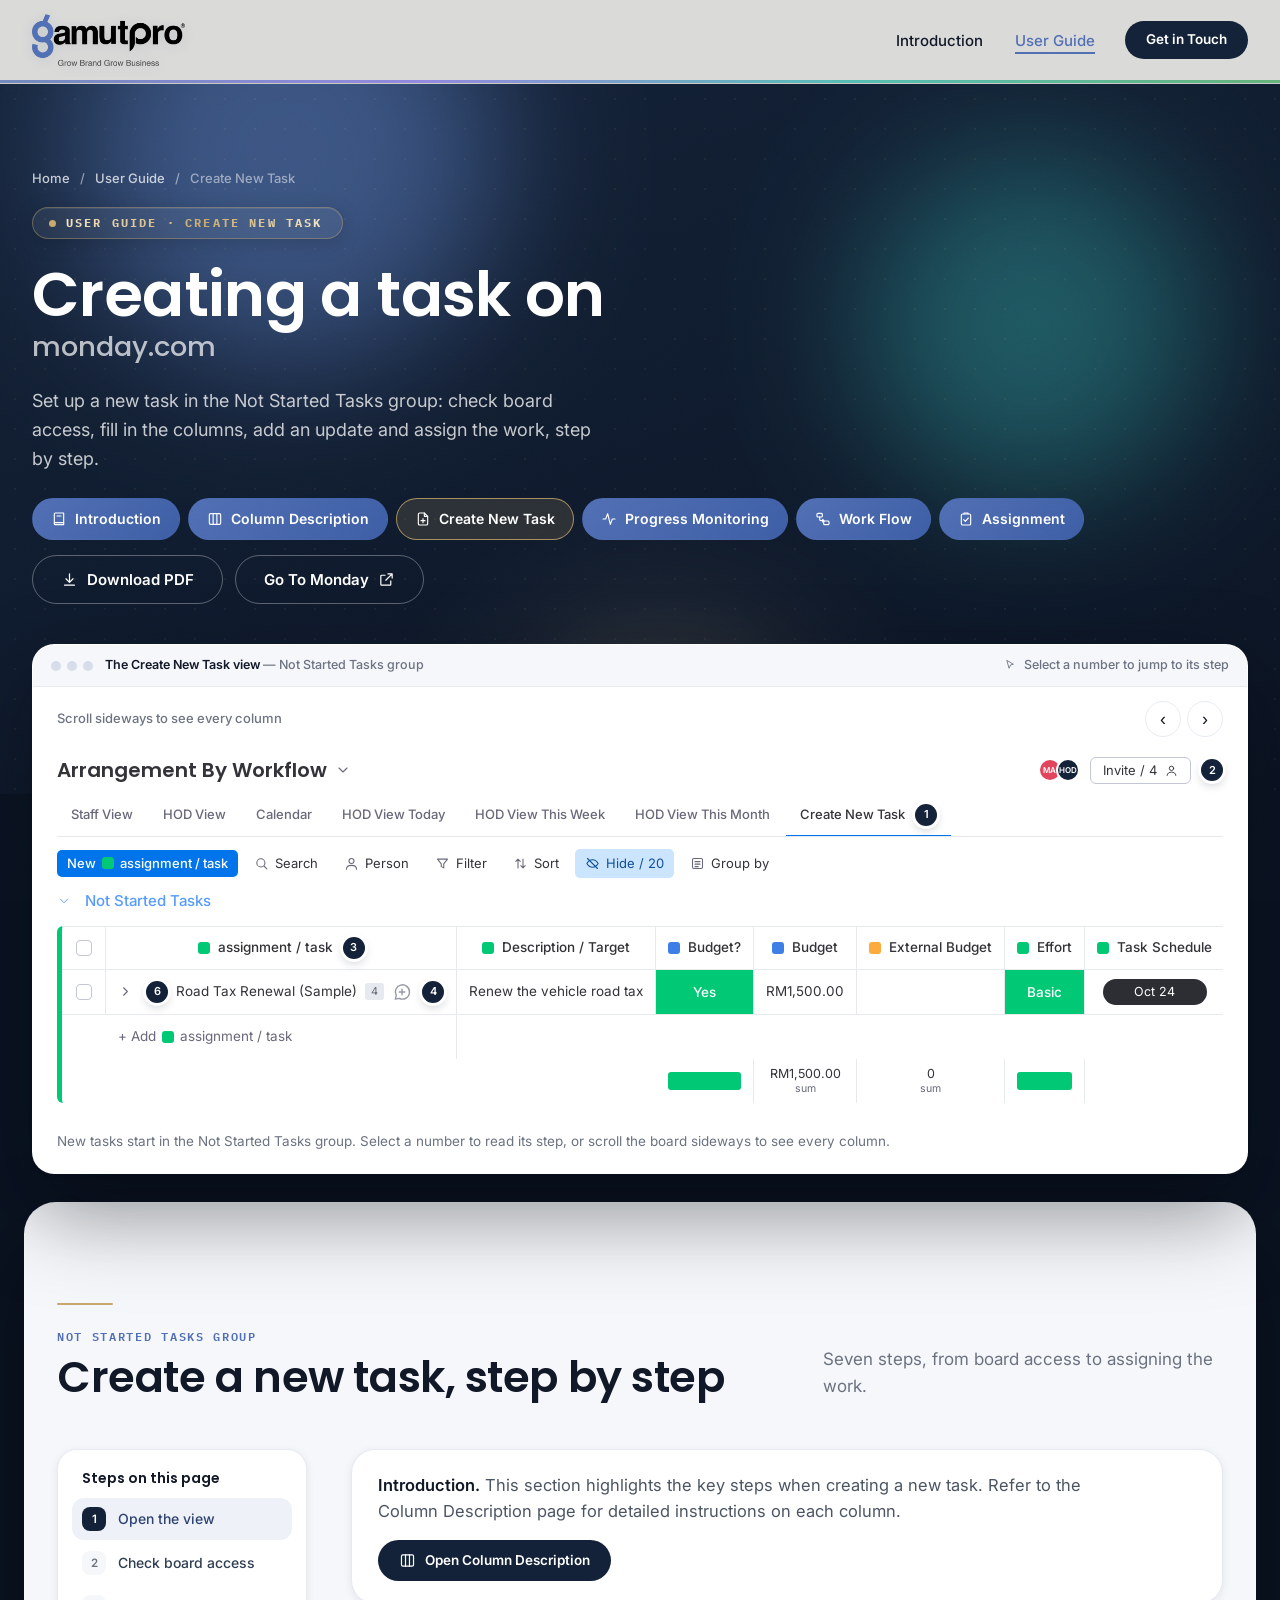
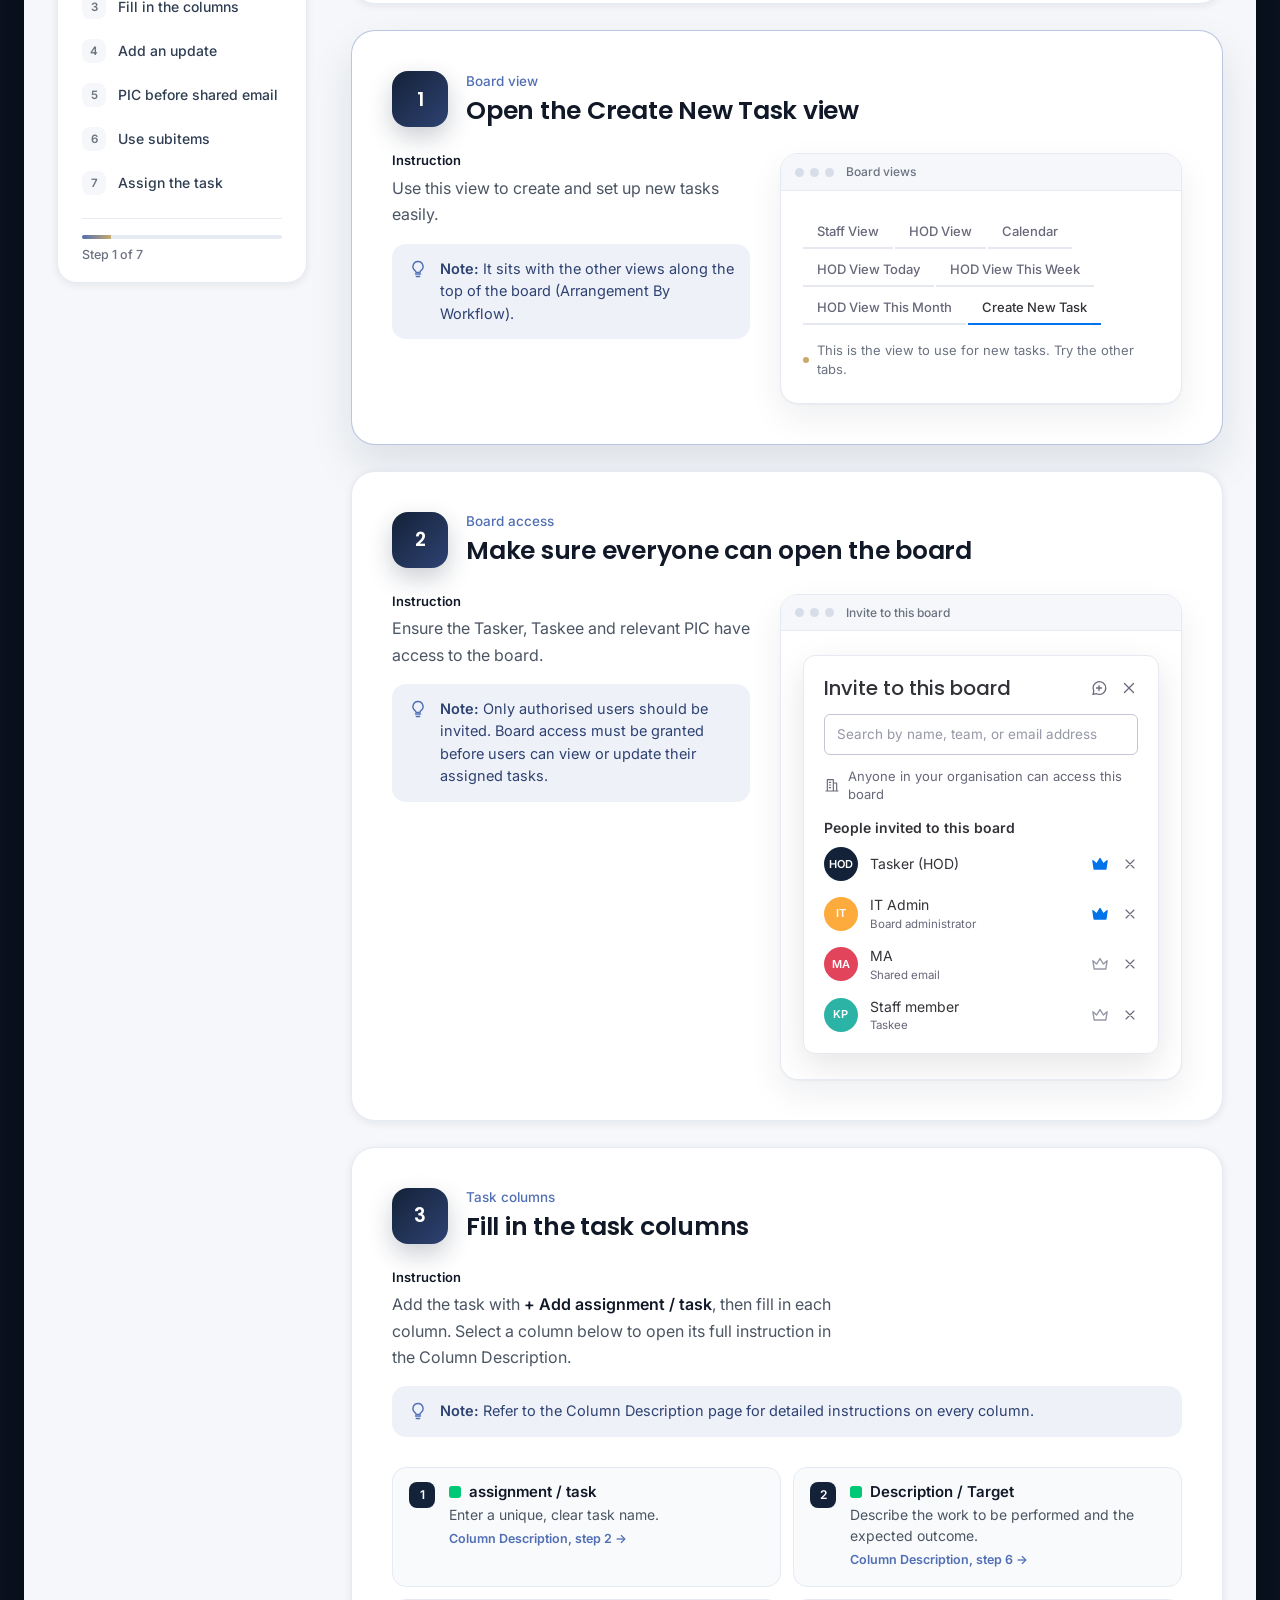
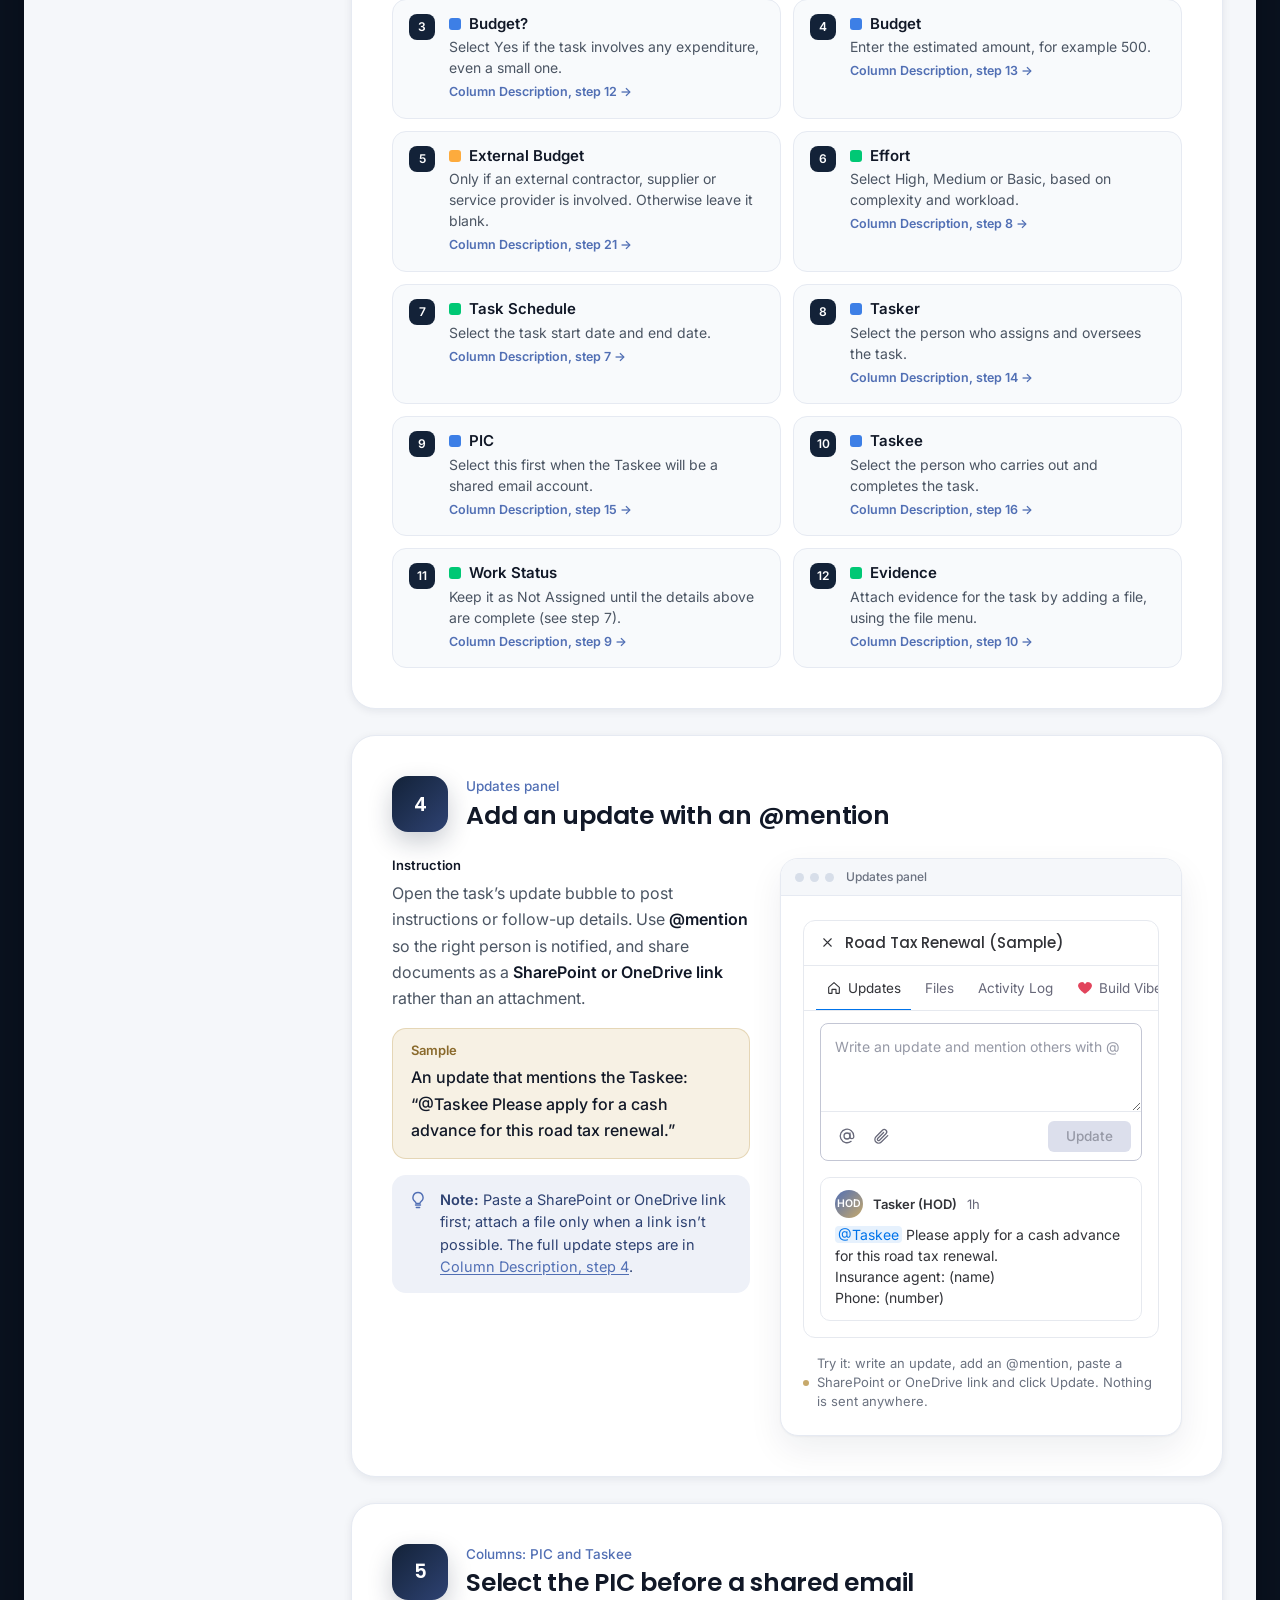
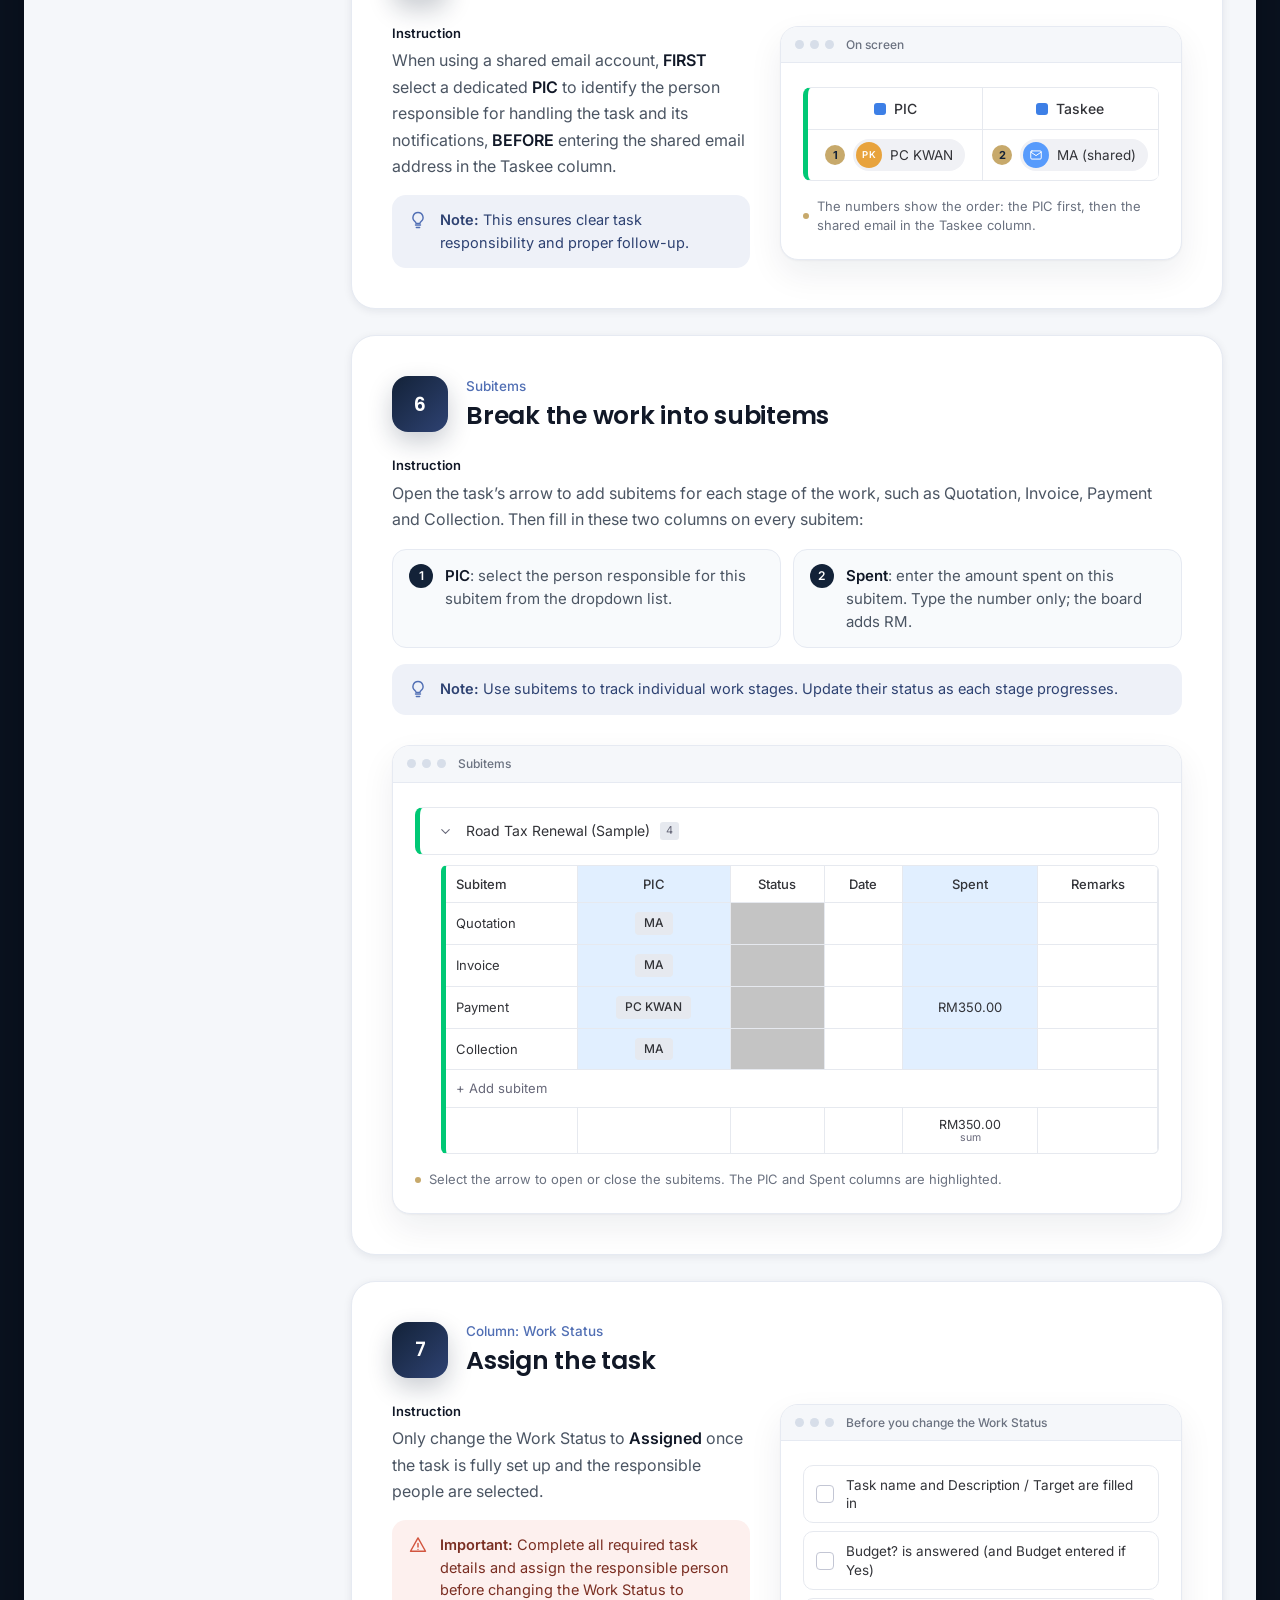
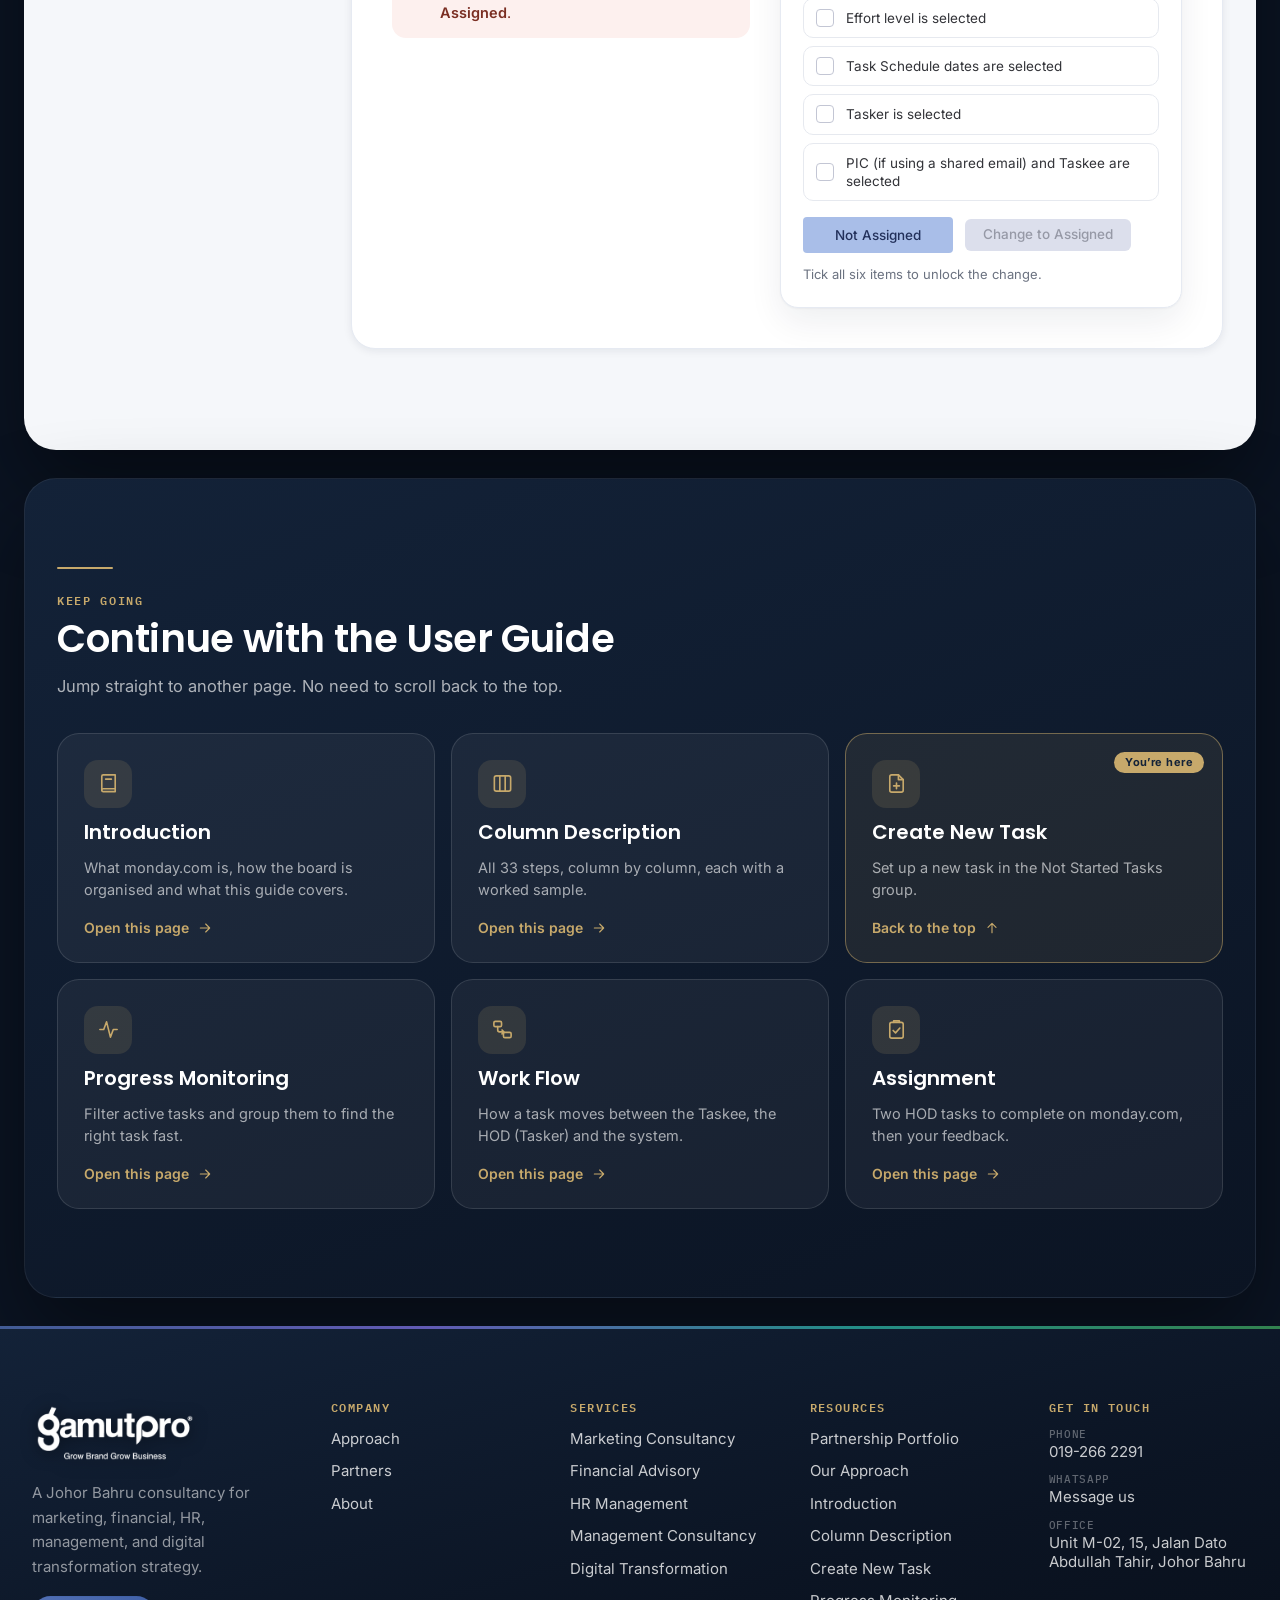
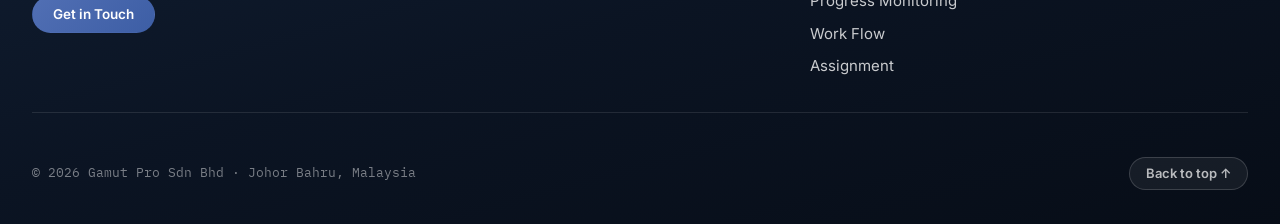
<file: user-guide-create-task.html>
<!DOCTYPE html>
<html lang="en">
<head>
<meta charset="UTF-8">
<script>document.documentElement.classList.add('js');</script>
<meta name="viewport" content="width=device-width, initial-scale=1">
<title>Create New Task — monday.com User Guide — Gamut Pro Sdn Bhd</title>
<meta name="description" content="How to create and set up a new task in the Not Started Tasks group on monday.com.">
<!-- Internal guide: delete the next line if you want search engines to index these pages -->
<meta name="robots" content="noindex, nofollow">
<meta name="theme-color" content="#132238">
<meta name="color-scheme" content="light">
<link rel="icon" type="image/png" href="Photos/favicon-g.png">
<link rel="apple-touch-icon" href="Photos/favicon-g.png">
<link rel="preconnect" href="https://fonts.googleapis.com">
<link rel="preconnect" href="https://fonts.gstatic.com" crossorigin>
<link href="https://fonts.googleapis.com/css2?family=Poppins:wght@500;600;700&family=Inter:wght@400;500;600;700&family=IBM+Plex+Mono:wght@400;500;600&display=swap" rel="stylesheet">
<style>

  /* ==========================================================
     Gamut Pro — monday.com User Guide pages
     Uses the same design tokens as the main Gamut Pro site.
     ========================================================== */
  :root{
    --white:#FFFFFF;
    --bg:#F8FAFC;
    --panel:#F5F7FA;
    --ink:#111827;
    --navy:#132238;
    --midnight:#0B1423;
    --slate:#2F3E52;
    --body-text:#4B5563;
    --grey:#6B7280;
    --border:#E6EAF2;
    --divider:#D7DEE9;
    --blue:#516FB4;
    --blue-hover:#3D5EA5;
    --blue-tint:#EEF1F8;
    --blue-deep:#2E4272;
    --gold:#C7A96B;
    --gold-tint:#F7F1E4;

    --shadow-sm:0 2px 8px rgba(14,27,51,.08);
    --shadow-md:0 20px 44px rgba(14,27,51,.10);
    --shadow-lg:0 24px 60px rgba(14,27,51,.18);
    --shadow-premium:0 2px 4px rgba(14,27,51,.05),0 30px 80px rgba(14,27,51,.12);
    --radius:24px;

    /* monday.com interface recreation */
    --mk-ink:#323338;
    --mk-muted:#676879;
    --mk-line:#E6E9EF;
    --mk-border:#C3C6D4;
    --mk-blue:#0073EA;
    --mk-blue-tint:#CCE5FF;
    --mk-green:#00C875;

    --nav-h:84px;
  }
  *{box-sizing:border-box}
  [hidden]{display:none!important}
  html{scroll-behavior:smooth}
  body{margin:0;background:var(--midnight);color:var(--body-text);font-family:'Inter',system-ui,-apple-system,'Segoe UI',sans-serif;line-height:1.6;-webkit-font-smoothing:antialiased;overflow-x:hidden}
  body::after{
    content:'';position:fixed;inset:0;z-index:2147483647;pointer-events:none;
    opacity:.035;mix-blend-mode:overlay;
    background-image:url("data:image/svg+xml,%3Csvg xmlns='http://www.w3.org/2000/svg' width='180' height='180'%3E%3Cfilter id='n'%3E%3CfeTurbulence type='fractalNoise' baseFrequency='0.9' numOctaves='2' stitchTiles='stitch'/%3E%3C/filter%3E%3Crect width='100%25' height='100%25' filter='url(%23n)'/%3E%3C/svg%3E");
  }
  main>section:not(.sop-hero){
    position:relative;width:calc(100% - 48px);max-width:1400px;margin:28px auto;
    border-radius:32px;overflow:hidden;border:1px solid rgba(255,255,255,.07);
    box-shadow:0 40px 90px rgba(0,0,0,.45);
  }
  @media (max-width:768px){ main>section:not(.sop-hero){ width:calc(100% - 28px);margin:16px auto;border-radius:22px } }
  img{max-width:100%;height:auto;display:block}
  a{color:var(--blue);text-decoration:none}
  a:hover{color:var(--blue-hover)}
  h1,h2,h3{margin:0;font-family:'Poppins',system-ui,sans-serif;font-weight:600;letter-spacing:-.01em;color:var(--ink)}
  p{margin:0}
  section{scroll-margin-top:calc(var(--nav-h) + 12px)}
  .sr-only{position:absolute;width:1px;height:1px;padding:0;margin:-1px;overflow:hidden;clip:rect(0,0,0,0);white-space:nowrap;border:0}
  .eyebrow{font:600 12px/1 'IBM Plex Mono',ui-monospace,monospace;letter-spacing:.14em;text-transform:uppercase;color:var(--blue);margin:0 0 12px;display:inline-block}
  .divider-gold{display:block;height:2px;width:56px;background:var(--gold);border-radius:2px;margin-bottom:18px}
  :focus-visible{outline:2px solid var(--blue);outline-offset:2px;border-radius:4px}
  .ic{width:1em;height:1em;fill:none;stroke:currentColor;stroke-width:1.7;stroke-linecap:round;stroke-linejoin:round;flex:none}

  .btn{display:inline-flex;align-items:center;justify-content:center;gap:9px;padding:15px 28px;border-radius:999px;font:600 15px/1 'Inter',sans-serif;white-space:nowrap;cursor:pointer;border:1.5px solid transparent;transition:background .2s ease,border-color .2s ease,color .2s ease,transform .2s ease,box-shadow .2s ease}
  .btn:hover{transform:translateY(-2px)}
  .btn .ic{width:17px;height:17px}
  .btn-primary{background:linear-gradient(135deg,var(--blue) 0%,var(--blue-hover) 100%);color:#fff}
  .btn-primary:hover{box-shadow:0 20px 50px rgba(81,111,180,.35);color:#fff}
  .btn-dark{background:var(--navy);color:#fff}
  .btn-dark:hover{background:var(--blue);color:#fff}
  .btn-outline-light{background:transparent;border-color:rgba(255,255,255,.32);color:#fff}
  .btn-outline-light:hover{background:rgba(255,255,255,.1);color:#fff}
  .btn-sm{padding:11px 20px;font-size:13.5px}

  /* ---------- nav (same as main site) ---------- */
  .nav{position:sticky;top:0;z-index:50;background:rgba(247,246,243,.88);backdrop-filter:blur(14px);-webkit-backdrop-filter:blur(14px);border-bottom:1px solid rgba(20,22,26,.08);transition:box-shadow .25s ease}
  .nav.is-scrolled{box-shadow:var(--shadow-sm)}
  .nav-inner{max-width:1440px;margin:0 auto;padding:14px 32px;display:flex;align-items:center;gap:28px;transition:padding .25s ease}
  .nav.is-scrolled .nav-inner{padding:10px 32px}
  .nav-brand{display:flex;align-items:center;margin-right:auto;flex-shrink:0}
  .nav-logo{height:52px;width:auto!important;max-width:none!important;flex-shrink:0;object-fit:contain;transition:height .25s ease;filter:drop-shadow(0 2px 6px rgba(14,27,51,.10))}
  .nav.is-scrolled .nav-logo{height:40px}
  .nav-wordmark{font:700 22px/1 'Poppins',sans-serif;color:var(--navy);letter-spacing:-.02em}
  .nav-wordmark b{color:var(--blue);font-weight:700}
  .nav-links{display:flex;align-items:center;gap:28px}
  .nav-links a{position:relative;color:var(--ink);font:500 15px/1 'Inter',sans-serif;padding:6px 2px}
  .nav-links a::after{content:'';position:absolute;left:2px;right:2px;bottom:0;height:2px;background:var(--blue);transform:scaleX(0);transform-origin:left;transition:transform .25s ease}
  .nav-links a:hover,.nav-links a.is-current{color:var(--blue)}
  .nav-links a:hover::after,.nav-links a.is-current::after{transform:scaleX(1)}
  .nav-toggle{display:none;flex-direction:column;justify-content:center;gap:4px;width:36px;height:36px;background:none;border:1px solid var(--border);border-radius:8px;cursor:pointer;flex-shrink:0}
  .nav-toggle span{display:block;height:2px;background:var(--ink);border-radius:2px;margin:0 8px}
  @media (max-width:920px){ .nav-links{display:none} .nav-toggle{display:flex} }
  @media (max-width:500px){ .nav-inner{padding-left:14px!important;padding-right:14px!important;gap:10px!important} }
  .nav-spectrum{height:3px;width:100%;background:linear-gradient(90deg,#516FB4,#7C6FE0,#2BB4A6,#3FA65C,#E8A33D,#E2604F,#516FB4);background-size:200% 100%;animation:spectrum-shift 18s linear infinite;position:relative;z-index:2;opacity:.75}
  @keyframes spectrum-shift{from{background-position:0% 0}to{background-position:-100% 0}}
  /* reading progress sits on top of the spectrum line */
  .read-progress{position:absolute;left:0;right:0;bottom:0;height:3px;z-index:3;background:var(--navy);transform:scaleX(0);transform-origin:left center}

  .mobile-menu{
    position:fixed;inset:0;z-index:60;display:flex;flex-direction:column;align-items:flex-start;justify-content:center;gap:4px;
    padding:32px 40px;background:var(--midnight);
    opacity:0;visibility:hidden;transform:translateY(-14px);pointer-events:none;
    transition:opacity .3s ease,transform .3s ease,visibility .3s;
  }
  .mobile-menu.is-open{opacity:1;visibility:visible;transform:none;pointer-events:auto}
  .mobile-menu a{padding:14px 4px;color:rgba(255,255,255,.85);font:600 clamp(22px,6vw,30px)/1.2 'Poppins',sans-serif;border-bottom:1px solid rgba(255,255,255,.1);width:100%}
  .mobile-menu a:hover{color:#fff}
  .mobile-menu a.is-current{color:var(--gold)}
  .mobile-menu .btn{margin-top:16px}
  .mobile-menu-close{position:absolute;top:20px;right:24px;width:40px;height:40px;border-radius:50%;background:rgba(255,255,255,.08);border:1px solid rgba(255,255,255,.2);color:#fff;font-size:20px;line-height:1;cursor:pointer}

  /* ---------- hero ---------- */
  .sop-hero{position:relative;background:linear-gradient(160deg,var(--navy) 0%,var(--midnight) 100%);overflow:hidden;color:#fff}
  .sop-hero::before{content:'';position:absolute;inset:0;pointer-events:none;background-image:radial-gradient(rgba(199,169,107,.08) 1px,transparent 1px);background-size:30px 30px}
  .hero-aurora{position:absolute;inset:0;z-index:1;pointer-events:none;mix-blend-mode:screen;opacity:.55}
  .hero-aurora span{position:absolute;border-radius:50%;filter:blur(70px);animation:auroraDrift 16s ease-in-out infinite alternate}
  .hero-aurora .a1{width:420px;height:420px;background:#516FB4;top:-140px;left:6%}
  .hero-aurora .a2{width:340px;height:340px;background:#2BB4A6;top:10%;right:6%;animation-delay:-5s;opacity:.7}
  .hero-aurora .a3{width:300px;height:300px;background:var(--gold);bottom:-140px;left:40%;opacity:.45;animation-delay:-10s}
  @keyframes auroraDrift{0%{transform:translate(0,0) scale(1)}50%{transform:translate(40px,-30px) scale(1.12)}100%{transform:translate(-30px,20px) scale(.96)}}
  .sop-hero-inner{position:relative;z-index:2;max-width:1440px;margin:0 auto;padding:clamp(48px,8vw,88px) 32px clamp(150px,16vw,190px)}
  .sop-hero-copy{max-width:700px;display:flex;flex-direction:column;gap:22px;animation:riseIn .7s ease both}
  @keyframes riseIn{from{opacity:0;transform:translateY(18px)}to{opacity:1;transform:none}}
  .breadcrumb{display:flex;flex-wrap:wrap;align-items:center;gap:10px;font:500 13px/1 'Inter',sans-serif;color:rgba(255,255,255,.5)}
  .breadcrumb a{color:rgba(255,255,255,.75)}
  .breadcrumb a:hover{color:#fff}
  .hero-tag{
    display:inline-flex;align-items:center;gap:10px;width:fit-content;
    padding:9px 20px 9px 16px;border-radius:999px;
    background:rgba(255,255,255,.06);backdrop-filter:blur(8px);-webkit-backdrop-filter:blur(8px);
    border:1px solid rgba(199,169,107,.4);box-shadow:0 4px 20px rgba(0,0,0,.18),inset 0 1px 0 rgba(255,255,255,.08);
  }
  .hero-tag .dot{width:7px;height:7px;border-radius:50%;background:var(--gold);flex-shrink:0;animation:tagPulse 2.4s ease-out infinite}
  @keyframes tagPulse{0%{box-shadow:0 0 0 0 rgba(199,169,107,.5)}70%{box-shadow:0 0 0 7px rgba(199,169,107,0)}100%{box-shadow:0 0 0 0 rgba(199,169,107,0)}}
  .hero-tag span:last-child{
    font:700 12px/1 'IBM Plex Mono',monospace;letter-spacing:.18em;
    background:linear-gradient(90deg,#F4E4C4 0%,var(--gold) 55%,#F4E4C4 100%);
    -webkit-background-clip:text;background-clip:text;-webkit-text-fill-color:transparent;color:var(--gold);
  }
  .sop-hero h1{font-size:clamp(2.3rem,5vw,3.9rem);line-height:1.06;color:#fff}
  .sop-hero p.lead{font:400 18px/1.62 'Inter',sans-serif;color:rgba(255,255,255,.76);max-width:560px}
  .hero-actions{display:flex;flex-wrap:wrap;gap:14px}

  /* ---------- board overview (overlaps hero) ---------- */
  .board-wrap{position:relative;z-index:5;max-width:1440px;margin:clamp(-150px,-12vw,-110px) auto 0;padding:0 32px}
  @media (max-width:768px){ .board-wrap{padding:0 14px} }
  .board-frame{background:#fff;border-radius:22px;border:1px solid rgba(255,255,255,.6);box-shadow:var(--shadow-premium),0 40px 90px rgba(0,0,0,.35);overflow:hidden}
  .frame-bar{display:flex;align-items:center;gap:12px;padding:12px 18px;background:var(--panel);border-bottom:1px solid var(--border);font:500 12.5px/1.3 'Inter',sans-serif;color:var(--grey)}
  .frame-bar .dots{display:flex;gap:6px;flex:none}
  .frame-bar .dots i{width:10px;height:10px;border-radius:50%;background:var(--divider)}
  .frame-bar strong{color:var(--ink);font-weight:600}
  .frame-bar .frame-hint{margin-left:auto;display:flex;align-items:center;gap:8px;white-space:nowrap}
  @media (max-width:640px){ .frame-bar .frame-hint{display:none} }
  .board-scroll{overflow-x:auto;-webkit-overflow-scrolling:touch}
  .mk-board{min-width:1080px;padding:26px 24px 28px}
  .board-caption{padding:0 24px 22px;font:400 13.5px/1.5 'Inter',sans-serif;color:var(--grey)}
  .swipe-note{display:none}
  @media (max-width:1100px){ .swipe-note{display:inline} }

  .mk-board-grid{display:grid;grid-template-columns:64px minmax(250px,1.3fr) minmax(260px,1.6fr) 180px 150px 190px;border-left:6px solid var(--mk-green);border-radius:6px 0 0 6px}
  .mk-board-grid>div{min-width:0;min-height:46px;display:flex;align-items:center;padding:0 12px;border-bottom:1px solid var(--mk-line);border-right:1px solid var(--mk-line);font:400 14px/1.3 'Inter',sans-serif;color:var(--mk-ink)}
  .mk-board-grid>.bh{font-weight:500;gap:8px;white-space:nowrap;border-top:1px solid var(--mk-line)}
  .mk-board-grid>.bh.c,.mk-board-grid>.bc.c{justify-content:center}
  .mk-board-grid>.bc.fill{padding:0}
  .mk-board-grid>.bc.fill .mk-status{height:100%;border-radius:0;cursor:default}
  .mk-board-grid>.bc.name{justify-content:space-between;gap:10px}
  .mk-board-grid>.bc.rest{grid-column:span 4;border-right:0;border-bottom:0}
  .mk-board-grid>.bc.add{color:var(--mk-muted);border-bottom:0}
  .mk-board-grid>.bc.add-check{border-bottom:0}
  .ellipsis{display:block;white-space:nowrap;overflow:hidden;text-overflow:ellipsis;min-width:0;flex:1}

  /* numbered pins on the board */
  .pinned{position:relative;display:inline-flex;align-items:center;gap:8px}
  .pin{
    position:relative;z-index:2;margin-left:2px;
    width:22px;height:22px;border-radius:50%;flex:none;
    display:flex;align-items:center;justify-content:center;
    background:var(--navy);color:#fff;font:600 11px/1 'Inter',sans-serif;
    box-shadow:0 0 0 3px #fff,0 4px 10px rgba(14,27,51,.25);
    transition:transform .2s ease,background .2s ease;
  }
  .pin:hover,.pin:focus-visible{background:var(--gold);color:var(--navy);transform:scale(1.15)}
  .pinned .pin{box-shadow:0 0 0 3px #fff,0 4px 10px rgba(14,27,51,.22)}

  /* ---------- Guide section ---------- */
  .sop{background:var(--panel)}
  main>section.sop{overflow:clip}
  .sop-inner{max-width:1440px;margin:0 auto;padding:clamp(56px,9vw,100px) 32px}
  @media (max-width:768px){ .sop-inner{padding-left:16px;padding-right:16px} }
  .section-head{display:flex;flex-wrap:wrap;align-items:flex-end;justify-content:space-between;gap:28px;margin-bottom:48px}
  .section-head h2{font-size:clamp(1.9rem,3.6vw,2.7rem);line-height:1.08}
  .section-head p{font:400 17px/1.6 'Inter',sans-serif;color:var(--grey);max-width:400px}

  .sop-layout{display:grid;grid-template-columns:250px minmax(0,1fr);gap:44px;align-items:start}
  .sop-toc{position:sticky;top:calc(var(--nav-h) + 24px);background:#fff;border:1px solid var(--border);border-radius:20px;padding:20px 14px;box-shadow:var(--shadow-sm)}
  .sop-toc-title{display:block;padding:0 10px 12px;font:600 14px/1.2 'Poppins',sans-serif;color:var(--ink)}
  .sop-toc ol{position:relative;list-style:none;margin:0;padding:0;display:flex;flex-direction:column;gap:2px}
  .sop-toc a{display:flex;align-items:center;gap:12px;padding:9px 10px;border-radius:12px;color:var(--slate);font:500 14px/1.3 'Inter',sans-serif;transition:background .2s ease,color .2s ease}
  .sop-toc a .n{flex:none;width:24px;height:24px;border-radius:8px;display:flex;align-items:center;justify-content:center;background:var(--panel);font:600 11.5px/1 'Inter',sans-serif;color:var(--grey);transition:background .2s ease,color .2s ease}
  .sop-toc a:hover{background:var(--panel);color:var(--ink)}
  .sop-toc a.is-active{background:var(--blue-tint);color:var(--blue-deep)}
  .sop-toc a.is-active .n{background:var(--navy);color:#fff}
  .sop-toc-progress{margin:14px 10px 0;padding-top:16px;border-top:1px solid var(--border)}
  .sop-toc-track{height:4px;border-radius:4px;background:var(--border);overflow:hidden}
  .sop-toc-track span{display:block;height:100%;width:11.1%;background:linear-gradient(90deg,var(--blue),var(--gold));transition:width .4s ease}
  .sop-toc-label{display:block;margin-top:10px;font:500 12.5px/1 'Inter',sans-serif;color:var(--grey)}
  @media (max-width:1024px){
    .sop-layout{display:block}
    .sop-toc{top:var(--nav-h);z-index:20;padding:8px;border-radius:16px;margin-bottom:22px}
    .sop-toc-title,.sop-toc-progress{display:none}
    .sop-toc ol{flex-direction:row;overflow-x:auto;scrollbar-width:none;gap:4px}
    .sop-toc ol::-webkit-scrollbar{display:none}
    .sop-toc a{white-space:nowrap;padding:8px 12px 8px 8px}
  }

  .sop-steps{display:flex;flex-direction:column;gap:26px}
  .sop-step{scroll-margin-top:calc(var(--nav-h) + 24px);background:#fff;border:1px solid var(--border);border-radius:var(--radius);padding:clamp(22px,3.4vw,40px);box-shadow:var(--shadow-sm);transition:box-shadow .3s ease,border-color .3s ease}
  @media (max-width:1024px){ .sop-step{scroll-margin-top:calc(var(--nav-h) + 84px)} }
  .sop-step.is-active{border-color:rgba(81,111,180,.4);box-shadow:var(--shadow-md)}
  .sop-step-head{display:flex;align-items:center;gap:18px;margin-bottom:26px}
  .sop-step-num{flex:none;width:56px;height:56px;border-radius:16px;background:linear-gradient(135deg,var(--navy),var(--blue-deep));color:#fff;font:600 19px/1 'Poppins',sans-serif;display:flex;align-items:center;justify-content:center;box-shadow:0 10px 24px rgba(19,34,56,.22)}
  .sop-step-cat{display:flex;flex-wrap:wrap;align-items:center;gap:4px 8px;margin-bottom:5px;font:500 13.5px/1.3 'Inter',sans-serif;color:var(--blue)}
  .sop-step h3{font-size:clamp(20px,2.4vw,25px);line-height:1.2}

  .sop-step-content{display:grid;grid-template-columns:minmax(0,1fr) minmax(0,1.12fr);gap:30px;align-items:start}
  .sop-step.is-wide .sop-step-content{grid-template-columns:minmax(0,1fr)}
  @media (max-width:820px){ .sop-step-content{grid-template-columns:minmax(0,1fr)} }
  .sop-copy{display:flex;flex-direction:column;gap:16px}
  @media (min-width:821px){
    .is-wide .sop-copy{display:grid;grid-template-columns:minmax(0,1.5fr) minmax(0,1fr);gap:16px 24px;align-items:start}
    .is-wide .sop-copy>.full{grid-column:1/-1}
  }
  .sop-label{display:block;margin-bottom:6px;font:600 13px/1.2 'Inter',sans-serif;color:var(--ink)}
  .sop-field p{font:400 16px/1.65 'Inter',sans-serif;color:var(--body-text)}
  .sop-field p strong{color:var(--ink);font-weight:600}
  .sop-sample{background:var(--gold-tint);border:1px solid rgba(199,169,107,.38);border-radius:14px;padding:14px 18px}
  .sop-sample .sop-label{color:#8A6A2C}
  .sop-sample p{color:var(--ink);font-weight:500}
  .sop-note{display:flex;gap:12px;align-items:flex-start;background:var(--blue-tint);border-radius:14px;padding:14px 16px;font:400 14.5px/1.55 'Inter',sans-serif;color:var(--blue-deep)}
  .sop-note .ic{width:20px;height:20px;margin-top:1px;color:var(--blue)}
  .sop-note strong{font-weight:600}
  .inline-ic{display:inline-flex;vertical-align:-3px;width:18px;height:18px;color:var(--ink)}

  .sop-bullets{list-style:none;margin:0;padding:0;display:grid;grid-template-columns:repeat(2,minmax(0,1fr));gap:12px;counter-reset:b}
  @media (max-width:640px){ .sop-bullets{grid-template-columns:minmax(0,1fr)} }
  .sop-bullets li{counter-increment:b;display:flex;gap:12px;align-items:flex-start;padding:14px 16px;border:1px solid var(--border);border-radius:14px;background:var(--bg);font:400 15px/1.55 'Inter',sans-serif;color:var(--body-text)}
  .sop-bullets li::before{content:counter(b);flex:none;width:24px;height:24px;border-radius:50%;background:var(--navy);color:#fff;font:600 12px/24px 'Inter',sans-serif;text-align:center}
  .sop-bullets strong{color:var(--ink);font-weight:600}

  /* screen preview frame */
  .sop-screen{margin:0;border:1px solid var(--border);border-radius:18px;background:#fff;overflow:hidden;box-shadow:0 1px 2px rgba(14,27,51,.04),0 14px 34px rgba(14,27,51,.07)}
  .sop-screen .frame-bar{padding:10px 14px;font-size:12px}
  .sop-screen .frame-bar .dots i{width:9px;height:9px}
  .sop-screen-body{padding:24px 22px}
  @media (max-width:520px){ .sop-screen-body{padding:18px 14px} }
  .mk-hint{display:flex;align-items:center;gap:8px;margin-top:16px;font:400 13px/1.45 'Inter',sans-serif;color:var(--grey)}
  .mk-hint::before{content:'';flex:none;width:6px;height:6px;border-radius:50%;background:var(--gold)}

  /* ---------- monday.com UI pieces ---------- */
  .mk{font:400 14px/1.4 'Inter',system-ui,sans-serif;color:var(--mk-ink)}
  .mk-sq{width:12px;height:12px;border-radius:3px;background:var(--mk-green);flex:none}
  .mk-info{width:16px;height:16px;color:#9699A6}
  .mk-cb{flex:none;width:16px;height:16px;border:1.5px solid var(--mk-border);border-radius:4px;background:#fff}
  .mk-bubble{width:20px;height:20px;color:#9699A6}

  .mk-table{border:1px solid var(--mk-line);border-left:5px solid var(--mk-green);border-radius:8px;overflow:hidden;background:#fff}
  .mk-th{display:flex;align-items:center;gap:8px;padding:11px 14px;font-weight:500;border-bottom:1px solid var(--mk-line)}
  .mk-th.c{justify-content:center}
  .mk-td{display:flex;align-items:center;min-height:46px;padding:11px 14px;border-bottom:1px solid var(--mk-line)}
  .mk-td:last-child{border-bottom:0}
  .mk-td.c{justify-content:center}
  .mk-td.is-editing{box-shadow:inset 0 0 0 2px var(--mk-blue)}
  .mk-td.is-placeholder{color:#9699A6}
  .mk-td.is-new{background:#F0F8FF;gap:10px;flex-wrap:wrap}
  .mk-td.stack{flex-direction:column;align-items:flex-start;gap:6px}
  .mk-state{font:600 11px/1 'Inter',sans-serif;padding:4px 8px;border-radius:999px;background:#EEF0F4;color:var(--mk-muted)}
  .mk-state.is-done{background:#DCF7EA;color:#037F4C}
  .mk-new-badge{font:600 11px/1 'Inter',sans-serif;padding:4px 8px;border-radius:999px;background:var(--mk-blue);color:#fff}
  .mk-caret{display:inline-block;width:1.5px;height:18px;margin-left:1px;background:var(--mk-blue);vertical-align:-3px;animation:blink 1s steps(1) infinite}
  @keyframes blink{50%{opacity:0}}
  .mk-add{display:flex;align-items:center;gap:8px;padding:10px 14px;color:var(--mk-muted)}
  .mk-add-box{display:inline-flex;align-items:center;gap:8px;padding:6px 12px;border:1.5px solid var(--mk-blue);border-radius:6px;background:#fff;color:var(--mk-ink);box-shadow:0 0 0 4px rgba(0,115,234,.12)}

  /* step 1 — selection + action bar */
  .mk-row{display:flex;align-items:center;gap:14px;padding:12px 14px;border:1px solid var(--mk-line);border-left:5px solid var(--mk-green);border-radius:8px;background:#fff;transition:background .2s ease}
  .mk-row.is-selected{background:var(--mk-blue-tint)}
  .mk-check{position:relative;display:inline-flex;flex:none}
  .mk-check input{position:absolute;inset:-6px;width:calc(100% + 12px);height:calc(100% + 12px);margin:0;opacity:0;cursor:pointer}
  .mk-check span{width:18px;height:18px;border-radius:4px;border:1.5px solid var(--mk-border);background:#fff;display:flex;align-items:center;justify-content:center;transition:background .15s ease,border-color .15s ease}
  .mk-check input:checked+span{background:var(--mk-blue);border-color:var(--mk-blue)}
  .mk-check input:checked+span::after{content:'';width:5px;height:9px;border:solid #fff;border-width:0 2px 2px 0;transform:translate(0,-1px) rotate(45deg)}
  .mk-check input:focus-visible+span{outline:2px solid var(--blue);outline-offset:3px}
  .mk-actionbar{display:flex;align-items:center;gap:16px;margin-top:16px;padding:10px 16px;background:#fff;border:1px solid var(--mk-line);border-radius:10px;box-shadow:0 8px 24px rgba(0,0,0,.12);overflow-x:auto;transition:opacity .25s ease,transform .25s ease}
  .mk-actionbar.is-hidden{opacity:0;transform:translateY(8px);pointer-events:none}
  .mk-ab-count{flex:none;width:30px;height:30px;border-radius:50%;background:var(--mk-blue);color:#fff;display:flex;align-items:center;justify-content:center;font-weight:600}
  .mk-ab-title{display:flex;align-items:center;gap:8px;white-space:nowrap;font-weight:500;padding-right:16px;border-right:1px solid var(--mk-line)}
  .mk-ab-actions{display:flex;gap:2px;flex:1}
  .mk-ab-act{display:flex;flex-direction:column;align-items:center;gap:5px;padding:4px 8px;font-size:11.5px;color:var(--mk-muted);white-space:nowrap}
  .mk-ab-act .ic{width:19px;height:19px;color:var(--mk-ink);stroke-width:1.5}
  .mk-ab-act.is-disabled{opacity:.38}
  .mk-ab-close{flex:none;padding-left:14px;border-left:1px solid var(--mk-line);color:var(--mk-muted);font-size:20px;line-height:1}

  /* step 3 — column info */
  .mk-s3{padding-top:52px;min-height:236px}
  .mk-s3 .mk-th{display:inline-flex;border:1px solid var(--mk-line);border-left:5px solid var(--mk-green);border-radius:8px;background:#fff}
  .mk-info-wrap{position:relative;display:inline-flex}
  .mk-info-btn{display:inline-flex;padding:3px;border:0;border-radius:6px;background:#E6E9EF;cursor:pointer;color:var(--mk-ink)}
  .mk-info-btn .mk-info{color:var(--mk-ink)}
  .mk-info-btn[aria-expanded="false"]{background:transparent}
  .mk-info-btn[aria-expanded="false"] .mk-info{color:#9699A6}
  .mk-tooltip{position:absolute;bottom:calc(100% + 12px);left:50%;transform:translateX(-50%);white-space:nowrap;padding:8px 12px;border-radius:6px;background:#323338;color:#fff;font-size:12.5px;font-weight:500;pointer-events:none}
  .mk-tooltip::after{content:'';position:absolute;top:100%;left:50%;margin-left:-6px;border:6px solid transparent;border-top-color:#323338}
  .mk-more{color:var(--mk-muted);letter-spacing:1px}
  .mk-popover{position:absolute;top:calc(100% + 14px);left:-128px;width:290px;padding:14px 16px;background:#fff;border-radius:10px;box-shadow:0 10px 32px rgba(0,0,0,.16);border:1px solid var(--mk-line);font-weight:400;transition:opacity .2s ease,transform .2s ease}
  .mk-popover.is-hidden{opacity:0;transform:translateY(-6px);pointer-events:none}
  .mk-pop-title{display:flex;align-items:center;gap:8px;font-size:12.5px;color:var(--mk-muted);margin-bottom:6px}
  .mk-pop-title .ic{width:15px;height:15px}
  .mk-popover p{font-size:13.5px;line-height:1.5;color:var(--mk-ink)}
  .mk-s3 .mk-th{position:relative}
  @media (max-width:520px){
    .mk-s3 .mk-info-wrap{position:static}
    .mk-s3 .mk-popover{left:0;right:0;width:auto}
    .mk-s3 .mk-tooltip{left:auto;right:0;transform:none}
    .mk-s3 .mk-tooltip::after{left:auto;right:43px;margin-left:0}
  }

  /* step 4 — updates panel */
  .mk-updates{border:1px solid var(--mk-line);border-radius:12px;overflow:hidden;background:#fff}
  .mk-tabs{display:flex;gap:4px;padding:0 12px;border-bottom:1px solid var(--mk-line);overflow-x:auto;scrollbar-width:none}
  .mk-tabs::-webkit-scrollbar{display:none}
  .mk-tab{display:flex;align-items:center;gap:6px;padding:13px 10px 12px;font-size:13.5px;color:var(--mk-muted);white-space:nowrap;border-bottom:2px solid transparent;margin-bottom:-1px}
  .mk-tab .ic{width:16px;height:16px}
  .mk-tab.is-active{color:var(--mk-ink);border-bottom-color:var(--mk-blue)}
  .mk-tab .heart{color:#E2445C}
  .mk-subtabs{display:flex;flex-wrap:wrap;gap:6px 16px;padding:14px 16px 0;font-size:12.5px;color:var(--mk-muted)}
  .mk-subtabs span{display:inline-flex;align-items:center;gap:6px}
  .mk-subtabs .ic{width:15px;height:15px}
  .mk-editor{margin:12px 16px 16px;border:1px solid var(--mk-border);border-radius:8px;background:#fff;transition:border-color .2s ease,box-shadow .2s ease}
  .mk-editor:focus-within{border-color:var(--mk-blue);box-shadow:0 0 0 3px rgba(0,115,234,.14)}
  .mk-editor textarea{display:block;width:100%;min-height:84px;padding:12px 14px;border:0;background:transparent;resize:vertical;font:400 14px/1.5 'Inter',sans-serif;color:var(--mk-ink);border-radius:8px}
  .mk-editor textarea:focus{outline:none}
  .mk-editor textarea::placeholder{color:#9699A6}
  .mk-editor-bar{display:flex;align-items:center;justify-content:space-between;gap:10px;padding:8px 10px;border-top:1px solid var(--mk-line)}
  .mk-tools{display:flex;gap:2px}
  .mk-tool{display:inline-flex;align-items:center;justify-content:center;width:32px;height:32px;border:0;border-radius:6px;background:transparent;color:var(--mk-muted);cursor:default}
  .mk-tool .ic{width:18px;height:18px}
  button.mk-tool{cursor:pointer}
  button.mk-tool:hover{background:#F0F1F5;color:var(--mk-ink)}
  .mk-tool.is-highlight{color:var(--mk-blue);background:#E6F1FD}
  .mk-btn-update{border:0;border-radius:6px;padding:9px 18px;background:var(--mk-blue);color:#fff;font:500 13.5px/1 'Inter',sans-serif;cursor:pointer;transition:background .2s ease}
  .mk-btn-update:hover{background:#0060C2}
  .mk-btn-update:disabled{background:#DCDFEC;color:#9699A6;cursor:not-allowed}
  .mk-feed{display:flex;flex-direction:column;gap:10px;padding:0 16px}
  .mk-feed:not(:empty){padding-bottom:16px}
  .mk-post{border:1px solid var(--mk-line);border-radius:10px;padding:12px 14px;animation:riseIn .35s ease both}
  .mk-post-head{display:flex;align-items:center;gap:10px;margin-bottom:6px;font-size:13px;color:var(--mk-muted)}
  .mk-post-head strong{color:var(--mk-ink);font-weight:600}
  .mk-avatar{flex:none;width:28px;height:28px;border-radius:50%;background:linear-gradient(135deg,var(--blue),var(--gold));color:#fff;font:600 10.5px/28px 'Inter',sans-serif;text-align:center}
  .mk-post p{font-size:14px;line-height:1.5;color:var(--mk-ink);white-space:pre-wrap;overflow-wrap:anywhere}
  .mk-mention{color:var(--mk-blue);background:#E6F1FD;border-radius:4px;padding:0 3px}

  /* step 7 — schedule */
  .mk-timeline{display:inline-flex;justify-content:center;min-width:150px;padding:5px 14px;border-radius:999px;background:var(--mk-green);color:#fff;font-size:13px;font-weight:500}
  .mk-dp{margin-top:14px;max-width:320px;padding:16px;border:1px solid var(--mk-line);border-radius:10px;background:#fff;box-shadow:0 10px 28px rgba(0,0,0,.10)}
  .mk-dp-head{display:flex;justify-content:space-between;align-items:baseline;font-size:13.5px}
  .mk-dp-head strong{font-weight:600}
  .mk-dp-head span{font-size:12.5px;color:var(--mk-muted)}
  .mk-dp-inputs{display:grid;grid-template-columns:1fr 1fr;gap:8px;margin:12px 0}
  .mk-dp-inputs span{padding:7px 10px;border:1px solid var(--mk-border);border-radius:6px;font-size:13px}
  .mk-dp-inputs .is-focus{border-color:var(--mk-blue);box-shadow:0 0 0 1px var(--mk-blue)}
  .mk-dp-nav{display:flex;align-items:center;gap:14px;margin-bottom:8px;font-size:13px}
  .mk-dp-nav .arrows{margin-left:auto;color:var(--mk-muted);letter-spacing:10px}
  .mk-cal{display:grid;grid-template-columns:repeat(7,1fr);row-gap:4px;text-align:center;font-size:12.5px}
  .mk-cal .dow{padding:4px 0;font-size:11.5px;color:var(--mk-muted)}
  .mk-cal .d{padding:6px 0}
  .mk-cal .out{color:var(--mk-border)}
  .mk-cal .in{background:var(--mk-blue-tint)}
  .mk-cal .in:nth-child(7n){border-radius:0 6px 6px 0}
  .mk-cal .in:nth-child(7n+1){border-radius:6px 0 0 6px}
  .mk-cal .start,.mk-cal .end{background:var(--mk-blue);color:#fff;font-weight:600}
  .mk-cal .start{border-radius:6px 0 0 6px}
  .mk-cal .end{border-radius:0 6px 6px 0}

  /* steps 8 & 9 — status labels */
  .mk-status{
    --t:#fff;
    display:flex;align-items:center;justify-content:center;width:100%;min-height:36px;padding:6px 10px;
    border:0;border-radius:4px;background:var(--s);color:var(--t);
    font:500 13.5px/1.2 'Inter',sans-serif;text-align:center;
  }
  button.mk-status{cursor:pointer;transition:box-shadow .15s ease,transform .15s ease}
  button.mk-status:hover{transform:translateY(-1px)}
  button.mk-status[aria-pressed="true"]{box-shadow:0 0 0 2px #fff,0 0 0 4px var(--s)}
  .mk-mini{display:grid;grid-template-columns:minmax(0,1fr) 170px;max-width:460px;border:1px solid var(--mk-line);border-left:5px solid var(--mk-green);border-radius:8px;overflow:hidden;margin-bottom:22px}
  .mk-mini>div{min-height:42px;display:flex;align-items:center;padding:0 12px;border-bottom:1px solid var(--mk-line)}
  .mk-mini>div:nth-child(odd){border-right:1px solid var(--mk-line)}
  .mk-mini>.h{font-weight:500;gap:8px}
  .mk-mini>.h.c{justify-content:center}
  .mk-mini>.v{padding:0;border-bottom:0}
  .mk-mini>.d{border-bottom:0}
  .mk-mini .mk-status{height:100%;border-radius:0;transition:background .2s ease}
  @media (max-width:520px){ .mk-mini{grid-template-columns:minmax(0,1fr) 118px} .mk-mini>div{padding:0 10px;font-size:13px} .mk-mini .mk-status{font-size:12.5px} }
  .mk-labels{list-style:none;margin:0;padding:0;display:grid;gap:10px}
  .mk-labels li{display:grid;grid-template-columns:210px minmax(0,1fr);align-items:center;gap:20px}
  .mk-labels li span{font-size:14.5px;color:var(--body-text)}
  @media (max-width:560px){ .mk-labels li{grid-template-columns:minmax(0,1fr);gap:6px} .mk-labels li span{padding-left:2px} }

  /* ---------- end of guide ---------- */
  .sop-end{display:flex;flex-wrap:wrap;align-items:center;justify-content:space-between;gap:16px 24px;padding:24px 28px;border-radius:var(--radius);background:#fff;border:1px dashed var(--divider)}
  .sop-end p{font:400 16px/1.55 'Inter',sans-serif;color:var(--body-text);max-width:520px}
  .sop-end strong{color:var(--ink);font-weight:600}
  @media print{ .sop-end{display:none} }

  /* ---------- footer (same as main site) ---------- */
  .footer{position:relative;background:linear-gradient(165deg,var(--navy) 0%,var(--midnight) 55%,#070d17 100%);overflow:hidden}
  .footer-inner{position:relative;z-index:1;max-width:1440px;width:100%;margin:0 auto;padding:clamp(48px,7vw,72px) 32px 34px;display:flex;flex-direction:column;gap:44px}
  .footer-brand{display:flex;flex-direction:column;align-items:flex-start;gap:16px}
  .footer-logo{height:64px;width:auto;filter:drop-shadow(0 2px 8px rgba(0,0,0,.5))}
  .footer-wordmark{font:700 26px/1 'Poppins',sans-serif;color:#fff}
  .footer-wordmark b{color:var(--gold)}
  .footer-brand p{font:400 15px/1.65 'Inter',sans-serif;color:rgba(255,255,255,.55);max-width:34ch}
  .footer-grid{display:grid;grid-template-columns:1.3fr 1fr 1fr 1fr 1fr;gap:40px;padding-bottom:36px;border-bottom:1px solid rgba(255,255,255,.1)}
  @media (max-width:1024px){ .footer-grid{grid-template-columns:1fr 1fr 1fr} .footer-grid>.footer-brand{grid-column:1/-1} }
  @media (max-width:760px){ .footer-grid{grid-template-columns:1fr 1fr} }
  @media (max-width:480px){ .footer-grid{grid-template-columns:1fr} }
  .footer h4{font:600 12px/1 'IBM Plex Mono',monospace;letter-spacing:.12em;text-transform:uppercase;color:var(--gold);margin:0 0 16px;display:block}
  .footer-links{display:flex;flex-direction:column;gap:13px}
  .footer-links a{position:relative;width:fit-content;font:400 15px/1.3 'Inter',sans-serif;color:rgba(255,255,255,.78)}
  .footer-links a::after{content:'';position:absolute;left:0;right:0;bottom:-3px;height:1px;background:#fff;transform:scaleX(0);transform-origin:left;transition:transform .25s ease}
  .footer-links a:hover{color:#fff}
  .footer-links a:hover::after{transform:scaleX(1)}
  .footer-contact-item{display:flex;flex-direction:column;gap:2px}
  .footer-contact-item span{font:500 11px/1 'IBM Plex Mono',monospace;letter-spacing:.06em;text-transform:uppercase;color:rgba(255,255,255,.35)}
  .footer-bottom{display:flex;flex-wrap:wrap;align-items:center;justify-content:space-between;gap:14px}
  .footer-bottom span{font:400 13px/1.4 'IBM Plex Mono',monospace;color:rgba(255,255,255,.45)}
  .footer-top-btn{display:inline-flex;align-items:center;gap:8px;font:600 13px/1 'Inter',sans-serif;color:rgba(255,255,255,.7);background:rgba(255,255,255,.06);border:1px solid rgba(255,255,255,.16);padding:9px 16px;border-radius:999px;cursor:pointer;transition:background .2s ease,color .2s ease}
  .footer-top-btn:hover{background:rgba(255,255,255,.14);color:#fff}

  @media (prefers-reduced-motion:reduce){
    *{animation-duration:.001ms!important;animation-iteration-count:1!important;transition-duration:.001ms!important}
    html{scroll-behavior:auto}
  }

  /* ---------- print / save as PDF ---------- */
  @media print{
    *{-webkit-print-color-adjust:exact;print-color-adjust:exact}
    body{background:#fff}
    body::after,.nav,.mobile-menu,.footer,.sop-toc,.hero-aurora,.hero-actions,.mk-hint,.checklist,.board-caption .swipe-note{display:none!important}
    main>section:not(.sop-hero){width:100%;margin:0;border:0;border-radius:0;box-shadow:none}
    .sop-hero{background:#fff;color:var(--ink)}
    .sop-hero::before{display:none}
    .sop-hero-inner{padding:0 0 24px}
    .sop-hero h1{color:var(--ink)}
    .sop-hero p.lead,.breadcrumb,.breadcrumb a{color:var(--grey)}
    .board-wrap{margin:0;padding:0}
    .board-frame{box-shadow:none;border:1px solid var(--border)}
    .board-scroll{overflow:visible}
    .mk-board{min-width:0;zoom:.72}
    .sop{background:#fff}
    .sop-inner{padding:24px 0}
    .sop-layout{display:block}
    .sop-step{break-inside:avoid;box-shadow:none}
  }

  /* ==========================================================
     Steps 10–31 additions
     ========================================================== */
  /* board: all 31 columns */
  .board-tools{display:flex;align-items:center;gap:12px;padding:14px 24px 0}
  .board-parts{display:flex;gap:6px;flex:1;min-width:0;overflow-x:auto;scrollbar-width:none}
  .board-parts::-webkit-scrollbar{display:none}
  .board-part{flex:none;display:inline-flex;align-items:center;gap:8px;padding:8px 14px;border-radius:999px;border:1px solid var(--border);background:#fff;color:var(--slate);font:500 13.5px/1 'Inter',sans-serif;cursor:pointer;transition:background .2s ease,border-color .2s ease,color .2s ease}
  .board-part b{font-weight:600;font-size:12px;color:var(--grey);transition:color .2s ease}
  .board-part:hover{border-color:var(--blue);color:var(--ink)}
  .board-part.is-active{background:var(--navy);border-color:var(--navy);color:#fff}
  .board-part.is-active b{color:var(--gold)}
  .board-arrows{display:flex;gap:6px;flex:none}
  .board-arrow{width:36px;height:36px;border-radius:50%;border:1px solid var(--border);background:#fff;color:var(--ink);font-size:18px;line-height:1;cursor:pointer;transition:border-color .2s ease,color .2s ease}
  .board-arrow:hover{border-color:var(--blue);color:var(--blue)}
  @media (max-width:640px){ .board-arrows{display:none} .board-tools{padding:12px 14px 0} }
  .board-scroll{position:relative}
  .mk-board{min-width:0;width:max-content;padding:18px 24px 26px}
  .mk-board-grid{width:max-content;border-left:0;border-radius:0;
    grid-template-columns:60px 285px 240px repeat(10,minmax(120px,max-content)) 230px repeat(18,minmax(118px,max-content))}
  .mk-board-grid>.g{border-left:6px solid var(--mk-green)}
  .mk-board-grid>.g-top{border-top-left-radius:6px}
  .mk-board-grid>.g-bottom{border-bottom-left-radius:6px}
  .mk-board-grid>.bc.rest{grid-column:3 / -1}
  .mk-board-grid>.band{min-height:0;padding:0 12px 10px;border:0;border-left:2px solid var(--gold);align-items:flex-end;font:600 12.5px/1.2 'Inter',sans-serif;color:var(--slate)}
  .mk-board-grid>.band span{position:sticky;left:24px;display:inline-flex;align-items:center;gap:8px;white-space:nowrap}
  .mk-board-grid>.band b{padding:3px 8px;border-radius:999px;background:var(--gold-tint);color:#7A5C22;font-weight:600;font-size:11.5px}
  .mk-board-grid>.bh{padding:0 14px}
  .mk-board-grid>.bc .mk-av{width:28px;height:28px}

  /* column icons */
  .mk-sq.blue{background:#3D7FE6}
  .mk-sq.orange{background:#FDAB3D}
  .mk-sq.auto{background:#fff;box-shadow:inset 0 0 0 1.6px #3D7FE6}
  .inline-sq{display:inline-block;vertical-align:-1px;margin:0 2px}
  .mk-lock{width:13px;height:13px;color:#9699A6}
  .mk-td.stack.c{align-items:center}
  .mk-td.is-soft{background:#EAF3FF}
  .mk-hl{font-weight:600}

  /* step badges */
  .sop-badge{display:inline-flex;align-items:center;gap:5px;margin-left:0;padding:3px 9px;border-radius:999px;font:600 11.5px/1.35 'Inter',sans-serif;vertical-align:1px;white-space:nowrap}
  .sop-badge .ic{width:12px;height:12px;stroke-width:2.2}
  .sop-badge.auto{background:var(--blue-tint);color:var(--blue-deep)}
  .sop-badge.hod{background:var(--gold-tint);color:#7A5C22}
  .sop-badge.opt{background:#EEF0F4;color:var(--slate)}
  .sop-note.important{background:#FDF0EE;color:#7A2E22}
  .sop-note.important .ic{color:#D2553F}
  .sop-note a,.sop-field p a{text-decoration:underline;text-underline-offset:2px}

  /* part dividers */
  .sop-part{padding:34px 4px 0;margin-top:6px;border-top:1px solid var(--divider);scroll-margin-top:calc(var(--nav-h) + 24px)}
  .sop-part:first-child{padding-top:0;margin-top:0;border-top:0}
  .sop-part-tag{display:flex;align-items:center;gap:10px;margin-bottom:10px;font:500 13.5px/1 'Inter',sans-serif;color:var(--grey)}
  .sop-part-tag span{padding:5px 11px;border-radius:999px;background:var(--navy);color:#fff;font-weight:600;font-size:12px}
  .sop-part h3{font-size:clamp(24px,3vw,32px);line-height:1.15}
  .sop-part>p{margin-top:10px;max-width:660px;font:400 16.5px/1.6 'Inter',sans-serif;color:var(--body-text)}
  .roles{display:grid;grid-template-columns:minmax(0,1fr) auto minmax(0,1fr);align-items:center;gap:14px;margin-top:20px;max-width:780px}
  .role{padding:16px 18px;border-radius:16px;background:#fff;border:1px solid var(--border)}
  .role-name{display:flex;align-items:center;gap:10px;margin-bottom:6px;font:600 16px/1.2 'Poppins',sans-serif;color:var(--ink)}
  .role p{font:400 14px/1.55 'Inter',sans-serif;color:var(--body-text)}
  .role-arrow{width:24px;height:24px;color:var(--gold);stroke-width:2}
  @media (max-width:640px){ .roles{grid-template-columns:minmax(0,1fr)} .role-arrow{justify-self:center;transform:rotate(90deg)} }

  /* table of contents: part labels + scrolling list */
  .sop-toc ol{max-height:calc(100vh - var(--nav-h) - 170px);overflow-y:auto;overscroll-behavior:contain;scrollbar-width:thin}
  .sop-toc .toc-part{display:flex;align-items:center;gap:8px;padding:14px 10px 6px;font:600 12.5px/1.2 'Inter',sans-serif;color:var(--ink)}
  .sop-toc .toc-part:first-child{padding-top:2px}
  .sop-toc .toc-part span{padding:3px 8px;border-radius:999px;background:var(--gold-tint);color:#7A5C22;font-size:11px}
  @media (max-width:1024px){
    .sop-toc ol{max-height:none;overflow-y:hidden;align-items:center}
    .sop-toc .toc-part{flex:none;padding:0 4px 0 10px;white-space:nowrap}
    .sop-toc .toc-part:first-child{padding-left:4px}
  }

  /* people */
  .mk-person{display:inline-flex;align-items:center;gap:8px;padding:3px 12px 3px 3px;border-radius:999px;background:#F0F1F5;font-size:13.5px;white-space:nowrap;color:var(--mk-ink)}
  .mk-av{flex:none;width:26px;height:26px;border-radius:50%;display:inline-flex;align-items:center;justify-content:center;background:var(--navy);color:#fff;font:600 9.5px/1 'Inter',sans-serif;letter-spacing:.02em}
  .mk-av.c2{background:#2BB4A6}
  .mk-av.c3{background:#E8A33D}
  .mk-av.mail{background:#579BFC}
  .mk-av.mail .ic{width:14px;height:14px}
  .mk-av.sk{background:#E6E9EF}
  .mk-order-n{flex:none;width:20px;height:20px;margin-right:8px;border-radius:50%;background:var(--gold);color:var(--navy);font:700 11px/20px 'Inter',sans-serif;text-align:center}
  .mk-picker{max-width:320px;margin-top:12px;padding:12px;border:1px solid var(--mk-line);border-radius:10px;background:#fff;box-shadow:0 10px 28px rgba(0,0,0,.10)}
  .mk-picker-search{padding:8px 12px;border:1.5px solid var(--mk-blue);border-radius:6px;font-size:13px;color:#9699A6}
  .mk-picker-label{display:block;margin:12px 4px 6px;font-size:12px;color:var(--mk-muted)}
  .mk-picker ul{list-style:none;margin:0;padding:0;display:flex;flex-direction:column;gap:2px}
  .mk-picker li{display:flex;align-items:center;gap:10px;padding:7px 8px;border-radius:6px;font-size:13.5px}
  .mk-picker li.is-hover{background:#E6F1FD}
  .mk-picker li em{font-style:normal;font-size:12.5px;color:var(--mk-muted)}
  .mk-picker li i{display:block;height:9px;border-radius:5px;background:#EEF0F4}

  /* mini tables: 2 and 3 equal columns */
  .mk-mini{border-right:0}
  .mk-mini>div{border-right:1px solid var(--mk-line)}
  .mk-mini>div:nth-child(odd){border-right:1px solid var(--mk-line)}
  .mk-mini.even{grid-template-columns:repeat(2,minmax(0,1fr));max-width:520px}
  .mk-mini.three{grid-template-columns:minmax(0,1.3fr) repeat(2,minmax(0,1fr));max-width:none;margin-bottom:0}
  .mk-mini.wide-v{grid-template-columns:minmax(0,1fr) 200px}
  .mk-mini.even,.mk-mini.three{margin-bottom:0}
  .mk-mini>.d.c{justify-content:center}
  .mk-mini>.d.is-focus{box-shadow:inset 0 0 0 2px var(--mk-blue)}
  .mk-mini>.d.is-later a{font-size:12.5px;color:var(--mk-muted)}
  .mk-mini>.d{min-height:50px}
  @media (max-width:520px){
    .mk-mini.wide-v{grid-template-columns:minmax(0,1fr) 140px}
    .mk-mini.three{grid-template-columns:minmax(0,1fr)}
    .mk-mini.three>.h:nth-child(1),.mk-mini.three>.d:nth-child(4){display:none}
    .mk-mini.three{grid-template-columns:repeat(2,minmax(0,1fr))}
    .mk-mini .mk-person{padding-right:8px;font-size:12.5px}
  }

  /* where a value comes from */
  .mk-derive{display:grid;grid-template-columns:minmax(0,1fr) auto minmax(0,1fr);align-items:center;gap:12px}
  .mk-derive-arrow{display:flex;color:var(--gold)}
  .mk-derive-arrow .ic{width:22px;height:22px;stroke-width:2}
  @media (max-width:560px){ .mk-derive{grid-template-columns:minmax(0,1fr)} .mk-derive-arrow{justify-content:center;transform:rotate(90deg)} }
  .mk-event{display:flex;align-items:center;gap:10px;padding:14px;border:1px dashed var(--mk-border);border-radius:10px;background:#FAFBFC;font-size:13.5px;line-height:1.4}
  .mk-event .ic{width:18px;height:18px;color:var(--mk-muted)}
  .mk-health{display:inline-flex;align-items:center;gap:8px;font-weight:500}
  .mk-health i{width:10px;height:10px;border-radius:50%;background:var(--d)}
  .mk-flows{display:flex;flex-direction:column;gap:8px;margin-top:16px}
  .mk-flow{display:flex;flex-wrap:wrap;align-items:center;gap:8px 10px;padding:10px 12px;border-radius:10px;background:#F6F7FB;font-size:13px}
  .mk-flow .ic{width:16px;height:16px;color:var(--gold);stroke-width:2}
  .mk-flow.is-muted{opacity:.7}
  .mk-col-chip{display:inline-flex;align-items:center;gap:6px;padding:4px 10px;border-radius:6px;background:#fff;border:1px solid var(--mk-line);font-weight:500;white-space:nowrap}

  /* status labels: dots, static lists, two columns */
  .mk-status.has-dot::before{content:'';flex:none;width:9px;height:9px;margin-right:7px;border-radius:50%;background:var(--d);box-shadow:0 0 0 2px rgba(255,255,255,.6)}
  .sop-screen-body{container-type:inline-size}
  @container (min-width:640px){
    .mk-labels.two{grid-template-columns:repeat(2,minmax(0,1fr));grid-template-rows:repeat(var(--rows,6),auto);grid-auto-flow:column;column-gap:28px}
    .mk-labels.two li{grid-template-columns:170px minmax(0,1fr);gap:14px}
  }

  /* definitions + total score */
  .sop-defs{display:grid;grid-template-columns:repeat(3,minmax(0,1fr));gap:12px}
  @media (max-width:760px){ .sop-defs{grid-template-columns:minmax(0,1fr)} }
  .sop-defs>div{padding:16px;border:1px solid var(--border);border-radius:14px;background:var(--bg)}
  .sop-defs strong{display:flex;align-items:center;gap:8px;margin-bottom:6px;font:600 14.5px/1.3 'Inter',sans-serif;color:var(--ink)}
  .sop-defs p{font:400 14.5px/1.55 'Inter',sans-serif;color:var(--body-text)}
  .mk-formula{display:flex;flex-direction:column;gap:6px}
  .mk-term{display:flex;align-items:center;justify-content:space-between;gap:12px;padding:12px 14px;border:1px solid var(--mk-line);border-radius:10px;background:#fff;color:var(--mk-ink);transition:border-color .2s ease}
  .mk-term:hover{border-color:var(--blue);color:var(--mk-ink)}
  .mk-term-col{display:inline-flex;align-items:center;gap:8px;font-weight:500}
  .mk-term-what{font-size:12.5px;color:var(--mk-muted);text-align:right}
  .mk-op{align-self:center;font:600 18px/1 'Poppins',sans-serif;color:var(--gold)}
  .mk-total{display:flex;align-items:center;justify-content:space-between;gap:12px;padding:14px 16px;border-radius:10px;background:var(--navy);color:#fff}
  .mk-total b{font:600 16px/1.2 'Poppins',sans-serif}
  .mk-total span{font-size:12.5px;color:rgba(255,255,255,.65)}

  @media print{
    .board-wrap{display:none!important}
    .sop-part{break-after:avoid}
  }

  /* ==========================================================
     User Guide — three-page additions
     ========================================================== */

  /* hero: smaller "monday.com" + two button rows */
  .h1-sub{display:block;margin-top:.14em;font-size:.44em;font-weight:500;letter-spacing:0;line-height:1.2;color:rgba(255,255,255,.7)}
  .hero-actions{flex-direction:column;align-items:flex-start;gap:12px}
  .hero-actions .row{display:flex;flex-wrap:wrap;gap:12px}
  .btn .ic{width:17px;height:17px}
  @media (max-width:520px){
    .hero-actions,.hero-actions .row{width:100%}
    .hero-actions .row .btn{flex:1 1 100%}
    .hero-tag span:last-child{letter-spacing:.1em;font-size:11px}
  }

  /* guide navigation at the end of every page */
  .guide-next{background:linear-gradient(160deg,var(--navy) 0%,var(--midnight) 100%)}
  .gn-inner{max-width:1440px;margin:0 auto;padding:clamp(52px,8vw,88px) 32px}
  @media (max-width:768px){ .gn-inner{padding-left:18px;padding-right:18px} }
  .gn-head{max-width:620px;margin-bottom:34px}
  .gn-head .eyebrow{color:var(--gold)}
  .gn-head h2{color:#fff;font-size:clamp(1.8rem,3.2vw,2.4rem);line-height:1.1}
  .gn-head p{margin-top:12px;font:400 16.5px/1.6 'Inter',sans-serif;color:rgba(255,255,255,.66)}
  .gn-grid{display:grid;grid-template-columns:repeat(3,minmax(0,1fr));gap:16px}
  @media (max-width:860px){ .gn-grid{grid-template-columns:minmax(0,1fr)} }
  .gn-card{position:relative;display:flex;flex-direction:column;gap:12px;padding:26px;border-radius:22px;background:rgba(255,255,255,.05);border:1px solid rgba(255,255,255,.12);color:#fff;transition:transform .25s ease,background .25s ease,border-color .25s ease}
  a.gn-card:hover{transform:translateY(-4px);background:rgba(255,255,255,.09);border-color:rgba(199,169,107,.55);color:#fff}
  .gn-icon{width:48px;height:48px;border-radius:14px;background:rgba(199,169,107,.14);color:var(--gold);display:flex;align-items:center;justify-content:center}
  .gn-icon .ic{width:23px;height:23px}
  .gn-title{font:600 20px/1.25 'Poppins',sans-serif;color:#fff}
  .gn-desc{font:400 14.5px/1.55 'Inter',sans-serif;color:rgba(255,255,255,.62)}
  .gn-go{margin-top:auto;padding-top:6px;display:inline-flex;align-items:center;gap:8px;font:600 14px/1 'Inter',sans-serif;color:var(--gold)}
  .gn-go .ic{width:16px;height:16px;transition:transform .25s ease}
  a.gn-card:hover .gn-go .ic{transform:translateX(5px)}
  .gn-card.is-current{background:rgba(199,169,107,.1);border-color:rgba(199,169,107,.5)}
  .gn-here{position:absolute;top:18px;right:18px;padding:5px 11px;border-radius:999px;background:var(--gold);color:var(--navy);font:700 11px/1 'Inter',sans-serif;letter-spacing:.04em}
  .gn-foot{margin-top:28px}

  /* board / view mock-ups */
  .gv{padding:20px 24px 24px;min-width:0}
  @media (max-width:640px){ .gv{padding:16px 14px 18px} }
  .gv-top{display:flex;align-items:center;justify-content:space-between;gap:16px;margin-bottom:10px;flex-wrap:wrap}
  .gv-title{display:flex;align-items:center;gap:8px;font:600 20px/1.2 'Poppins',sans-serif;color:var(--mk-ink)}
  .gv-title .ic{width:16px;height:16px;color:var(--mk-muted)}
  .gv-right{display:flex;align-items:center;gap:10px}
  .gv-invite{display:inline-flex;align-items:center;gap:8px;padding:6px 12px;border:1px solid var(--mk-border);border-radius:6px;background:#fff;font:400 13px/1 'Inter',sans-serif;color:var(--mk-ink)}
  .gv-avs{display:inline-flex}
  .gv-avs .mk-av{width:24px;height:24px;margin-left:-6px;border:2px solid #fff;font-size:8px}
  .gv-avs .mk-av:first-child{margin-left:0}
  .vt{display:flex;gap:2px;overflow-x:auto;scrollbar-width:none;border-bottom:1px solid var(--mk-line);margin:0 0 12px}
  .vt::-webkit-scrollbar{display:none}
  .vt.is-wrap{flex-wrap:wrap;overflow:visible;border-bottom:0;gap:4px 2px}
  .vt.is-wrap .vt-tab{border-bottom:2px solid var(--mk-line);margin-bottom:0}
  .vt.is-wrap .vt-tab.is-active{border-bottom-color:var(--mk-blue)}
  .vt-tab{flex:none;display:inline-flex;align-items:center;gap:8px;padding:10px 14px 9px;border:0;border-bottom:2px solid transparent;margin-bottom:-1px;background:none;font:500 13px/1 'Inter',sans-serif;color:var(--mk-muted);white-space:nowrap;cursor:default}
  button.vt-tab{cursor:pointer;transition:color .15s ease}
  button.vt-tab:hover{color:var(--mk-ink)}
  .vt-tab.is-active{color:var(--mk-ink);border-bottom-color:var(--mk-blue)}
  .tb{display:flex;flex-wrap:wrap;align-items:center;gap:4px 6px;margin-bottom:14px}
  .tb-btn{display:inline-flex;align-items:center;gap:6px;padding:7px 10px;border:0;border-radius:5px;background:transparent;font:400 13px/1 'Inter',sans-serif;color:var(--mk-ink);white-space:nowrap}
  .tb-btn .ic{width:15px;height:15px;color:var(--mk-muted)}
  .tb-btn.is-new{background:var(--mk-blue);color:#fff;font-weight:500}
  .tb-btn.is-on{background:#CCE5FF;color:#0B4F99}
  .tb-btn.is-on .ic{color:#0B4F99}
  .gv-group{display:flex;align-items:center;flex-wrap:wrap;gap:8px 14px;margin:2px 0 6px;font:500 15px/1.2 'Inter',sans-serif;color:#579BFC}
  .gv-group .ic{width:14px;height:14px}
  .gv-key{display:inline-flex;align-items:center;gap:6px;font:600 12.5px/1 'Inter',sans-serif;text-transform:uppercase;letter-spacing:.01em}

  .gb-scroll{overflow-x:auto;-webkit-overflow-scrolling:touch;padding:10px 0 4px}
  .gb{display:grid;grid-template-columns:var(--cols);width:max-content;min-width:100%;border-left:5px solid var(--g,#579BFC);border-radius:6px 0 0 6px}
  .gb>*{min-width:0;min-height:44px;display:flex;align-items:center;padding:0 12px;border-bottom:1px solid var(--mk-line);border-right:1px solid var(--mk-line);font:400 13.5px/1.3 'Inter',sans-serif;color:var(--mk-ink);white-space:nowrap}
  .gb>.h{justify-content:center;gap:8px;font-weight:500;border-top:1px solid var(--mk-line)}
  .gb>.c{justify-content:center}
  .gb>.f{padding:0}
  .gb>.f .mk-status{height:100%;min-height:44px;border-radius:0}
  .gb>.name{gap:8px}
  .gb>.sum{min-height:40px;flex-direction:column;justify-content:center;gap:0;border-bottom:0;font-size:12.5px;line-height:1.25}
  .gb>.sum small{font-size:10.5px;color:var(--mk-muted)}
  .gb>.add{gap:6px;color:var(--mk-muted);border-bottom:0}
  .gb>.void{border-right:0;border-bottom:0}
  .gb .mk-expander{margin-left:-4px}
  .pill-dark{display:inline-flex;justify-content:center;min-width:104px;padding:5px 16px;border-radius:999px;background:#2C2E34;color:#fff;font-size:12.5px}
  .pill-pic{padding:3px 10px;border-radius:4px;background:#CCE5FF;color:#225091;font-size:12px;letter-spacing:.02em}
  .strip{display:block;width:100%;height:20px;margin:0 -12px}
  .gb>.sum.bar{padding:0 12px}
  .gb>.sum.bar i{display:block;width:100%;height:18px;border-radius:3px;background:var(--b)}
  .mk-expander{display:inline-flex;align-items:center;justify-content:center;width:22px;height:22px;flex:none;border:0;border-radius:4px;background:none;color:var(--mk-muted);cursor:pointer}
  .mk-expander .ic{width:15px;height:15px;transition:transform .2s ease}
  .mk-expander[aria-expanded="true"] .ic{transform:rotate(90deg)}
  .mk-count{padding:1px 6px;border-radius:3px;background:#E6E9EF;font-size:11px;color:var(--mk-muted)}
  .mk-sq.blue{background:#3D7FE6}

  /* invite panel */
  .mk-invite{max-width:430px;margin:0 auto;padding:20px;border:1px solid var(--mk-line);border-radius:12px;background:#fff;box-shadow:0 12px 34px rgba(0,0,0,.10)}
  .mk-invite-head{display:flex;align-items:center;justify-content:space-between;margin-bottom:14px}
  .mk-invite-head strong{font:500 20px/1.2 'Poppins',sans-serif;color:var(--mk-ink)}
  .mk-invite-head span{display:flex;gap:12px;color:var(--mk-muted)}
  .mk-invite-head .ic{width:18px;height:18px}
  .mk-invite-search{padding:10px 12px;border:1px solid var(--mk-border);border-radius:6px;font-size:13.5px;color:#9699A6}
  .mk-invite-org{display:flex;align-items:center;gap:8px;margin:12px 0 18px;font-size:13px;color:var(--mk-muted)}
  .mk-invite-org .ic{width:16px;height:16px}
  .mk-invite-label{display:block;margin-bottom:12px;font:600 14px/1 'Inter',sans-serif;color:var(--mk-ink)}
  .mk-invite ul{list-style:none;margin:0;padding:0;display:flex;flex-direction:column;gap:14px}
  .mk-invite li{display:flex;align-items:center;gap:12px;font-size:14px;color:var(--mk-ink)}
  .mk-invite li .who{flex:1;min-width:0}
  .mk-invite li .who small{display:block;margin-top:1px;font-size:11.5px;color:var(--mk-muted)}
  .mk-invite li .crown{width:20px;height:20px;color:#0073EA}
  .mk-invite li .crown.is-muted{color:#9699A6}
  .mk-invite li .x{width:16px;height:16px;color:var(--mk-muted)}
  .mk-av.pink{background:#E2445C}
  .mk-av.amber{background:#FDAB3D}
  .mk-av.big{width:34px;height:34px;font-size:11px}

  /* subitems */
  .mk-sub{margin:10px 0 0 26px;border:1px solid var(--mk-line);border-left:5px solid #00C875;border-radius:6px;overflow:hidden;background:#fff}
  .mk-sub table{width:100%;border-collapse:collapse;font-size:13px;color:var(--mk-ink)}
  .mk-sub th{padding:9px 10px;border-bottom:1px solid var(--mk-line);border-right:1px solid var(--mk-line);background:#fff;font-weight:500;text-align:center}
  .mk-sub th:first-child{text-align:left}
  .mk-sub td{padding:9px 10px;border-bottom:1px solid var(--mk-line);border-right:1px solid var(--mk-line)}
  .mk-sub tr:last-child td{border-bottom:0}
  .mk-sub td.s{background:#C4C4C4}
  .mk-sub td.o{text-align:center;color:#9699A6}
  .mk-sub tr.is-hl td:not(.s){background:#E1EFFF}
  .mk-sub .ic{width:18px;height:18px;vertical-align:-4px}
  .mk-sub-wrap[hidden]{display:none}

  /* step 3 on the create page: column cards */
  .col-cards{display:grid;grid-template-columns:repeat(2,minmax(0,1fr));gap:12px}
  @media (max-width:680px){ .col-cards{grid-template-columns:minmax(0,1fr)} }
  .col-card{display:flex;gap:14px;align-items:flex-start;padding:14px 16px;border:1px solid var(--border);border-radius:14px;background:var(--bg);color:inherit;transition:border-color .2s ease,transform .2s ease,box-shadow .2s ease}
  a.col-card:hover{border-color:var(--blue);transform:translateY(-2px);box-shadow:var(--shadow-sm);color:inherit}
  .col-card .n{flex:none;width:26px;height:26px;border-radius:8px;background:var(--navy);color:#fff;font:600 12px/26px 'Inter',sans-serif;text-align:center}
  .col-card h4{margin:0 0 3px;display:flex;align-items:center;gap:8px;font:600 15px/1.3 'Inter',sans-serif;color:var(--ink)}
  .col-card p{font:400 14px/1.5 'Inter',sans-serif;color:var(--body-text)}
  .col-card .go{display:inline-block;margin-top:6px;font:600 12.5px/1 'Inter',sans-serif;color:var(--blue)}

  /* step 7 on the create page: assign check */
  .gate-list{list-style:none;margin:0 0 16px;padding:0;display:grid;gap:8px}
  .gate-item{display:flex;align-items:center;gap:12px;padding:10px 12px;border:1px solid var(--mk-line);border-radius:10px;background:#fff;font-size:13.5px;line-height:1.35;color:var(--mk-ink);cursor:pointer;transition:border-color .2s ease,background .2s ease}
  .gate-item .mk-check{position:relative;display:inline-flex;flex:none}
  .gate-item:has(input:checked){border-color:var(--mk-blue);background:#F0F8FF}
  .gate-result{display:flex;flex-wrap:wrap;align-items:center;gap:12px}
  .gate-result .mk-status{width:auto;min-width:150px;border-radius:4px}
  .gate-msg{margin-top:12px;font-size:13px;color:var(--grey)}
  .gate-msg.is-ok{color:#13734A;font-weight:500}

  /* intro card */
  .intro-card{display:flex;flex-wrap:wrap;align-items:center;justify-content:space-between;gap:16px 24px;padding:22px 26px;border-radius:var(--radius);background:#fff;border:1px solid var(--border);box-shadow:var(--shadow-sm)}
  .intro-card p{max-width:720px;font:400 16.5px/1.6 'Inter',sans-serif;color:var(--body-text)}
  .intro-card strong{color:var(--ink);font-weight:600}

  /* progress page: key, menus, filters, group panel */
  .key-grid{display:grid;grid-template-columns:repeat(2,minmax(0,1fr));gap:12px}
  @media (max-width:680px){ .key-grid{grid-template-columns:minmax(0,1fr)} }
  .key-card{padding:14px 16px;border:1px solid var(--border);border-radius:14px;background:var(--bg)}
  .key-card h4{margin:0 0 10px;display:flex;align-items:center;gap:8px;font:600 13px/1 'Inter',sans-serif;letter-spacing:.04em;text-transform:uppercase;color:var(--ink)}
  .key-chips{display:flex;flex-wrap:wrap;gap:6px}
  .key-chip{display:inline-flex;align-items:center;padding:6px 10px;border-radius:8px;background:#fff;border:1px solid var(--border);font:500 12.5px/1 'Inter',sans-serif;color:var(--slate);transition:border-color .2s ease,color .2s ease}
  a.key-chip:hover{border-color:var(--blue);color:var(--blue)}
  .menu-pair{display:flex;flex-wrap:wrap;gap:18px;align-items:flex-start}
  .mk-menu{width:230px;padding:8px;border:1px solid var(--mk-line);border-radius:10px;background:#fff;box-shadow:0 10px 28px rgba(0,0,0,.12);font-size:13.5px;color:var(--mk-ink)}
  .mk-menu ul{margin:0;padding:0;list-style:none}
  .mk-menu li{display:flex;align-items:center;gap:10px;padding:8px 10px;border-radius:6px}
  .mk-menu li .ic{width:16px;height:16px;color:var(--mk-muted)}
  .mk-menu li.is-hl{background:#E1EFFF;font-weight:500}
  .mk-menu li.is-hl .ic{color:#0B4F99}
  .mk-menu .chev{margin-left:auto}
  .mk-menu .sep{height:1px;margin:4px 0;background:var(--mk-line)}
  .mk-af{flex:1 1 280px;min-width:0;padding:16px;border:1px solid var(--mk-line);border-radius:10px;background:#fff;box-shadow:0 10px 28px rgba(0,0,0,.10);font-size:13px;color:var(--mk-ink)}
  .mk-af-top{flex-wrap:wrap;display:flex;align-items:center;justify-content:space-between;gap:10px;margin-bottom:14px}
  .mk-af-top small{color:var(--mk-muted)}
  .mk-af-where{display:flex;flex-wrap:wrap;align-items:center;gap:8px}
  .mk-af-sel{display:inline-flex;align-items:center;gap:8px;padding:7px 10px;border:1px solid var(--mk-border);border-radius:6px;background:#fff}
  .mk-af-sel .ic{width:13px;height:13px;color:var(--mk-muted)}
  .mk-af-sel.is-focus{border-color:var(--mk-blue);box-shadow:0 0 0 1px var(--mk-blue)}
  .mk-af-opts{margin:8px 0 0 auto;width:min(190px,100%);padding:6px;border:1px solid var(--mk-line);border-radius:8px;background:#fff;box-shadow:0 8px 22px rgba(0,0,0,.10)}
  .mk-af-opts div{padding:7px 10px;border-radius:5px}
  .mk-af-opts .is-hl{background:#E1EFFF;font-weight:500}
  .mk-af-opts i{display:block;height:9px;margin:9px 10px;border-radius:5px;background:#EEF0F4}
  .mk-af-add{margin-top:14px;color:var(--mk-muted);display:flex;gap:16px}
  .mk-grp{flex:1 1 300px;min-width:0;border:1px solid var(--mk-line);border-radius:10px;background:#fff;box-shadow:0 10px 28px rgba(0,0,0,.10);overflow:hidden;font-size:13px;color:var(--mk-ink)}
  .mk-grp-tabs{display:flex;gap:6px;align-items:center;padding:8px 10px;border-bottom:1px solid var(--mk-line);background:#FAFBFC}
  .mk-grp-body{padding:14px 16px 16px}
  .mk-grp-row{display:flex;align-items:center;justify-content:space-between;gap:12px;margin-bottom:12px}
  .mk-grp-row .right{display:flex;align-items:center;gap:10px}
  .mk-grp-clear{padding:2px 4px;border-bottom:2px solid #E2445C;font-weight:600;color:var(--mk-ink)}
  .mk-grp-save{white-space:nowrap;padding:6px 10px;border:1px solid var(--mk-line);border-radius:6px;color:#9699A6}
  .mk-grp-sels{display:flex;flex-wrap:wrap;gap:8px}
  .mk-grp-sels .mk-af-sel{flex:1 1 130px;justify-content:space-between}
  .label-legend{display:grid;grid-template-columns:repeat(2,minmax(0,1fr));gap:8px;max-width:360px;margin-top:16px}
  .label-legend .mk-status{min-height:30px;font-size:12.5px}

  /* practice board */
  .pb-controls{display:flex;flex-wrap:wrap;align-items:flex-end;gap:12px 16px;margin-bottom:16px}
  .pb-field{display:flex;flex-direction:column;gap:6px}
  .pb-field>span{font:600 12px/1 'Inter',sans-serif;color:var(--mk-muted)}
  .pb-select{-webkit-appearance:none;appearance:none;min-width:170px;padding:9px 34px 9px 12px;border:1px solid var(--mk-border);border-radius:6px;background:#fff url("data:image/svg+xml,%3Csvg xmlns='http://www.w3.org/2000/svg' width='12' height='12' viewBox='0 0 24 24' fill='none' stroke='%23676879' stroke-width='2.4' stroke-linecap='round' stroke-linejoin='round'%3E%3Cpath d='M6 9l6 6 6-6'/%3E%3C/svg%3E") no-repeat right 11px center;font:400 14px/1.2 'Inter',sans-serif;color:var(--mk-ink);cursor:pointer}
  .pb-select:focus-visible{outline:2px solid var(--blue);outline-offset:2px}
  .pb-group-btn{display:inline-flex;align-items:center;gap:8px;padding:9px 14px;border:1px solid var(--mk-border);border-radius:6px;background:#fff;font:500 14px/1.2 'Inter',sans-serif;color:var(--mk-ink);cursor:pointer;transition:background .2s ease,border-color .2s ease}
  .pb-group-btn .ic{width:16px;height:16px;color:var(--mk-muted)}
  .pb-group-btn[aria-pressed="true"]{background:#CCE5FF;border-color:#99CAFF;color:#0B4F99}
  .pb-group-btn[aria-pressed="true"] .ic{color:#0B4F99}
  .pb-clear{padding:9px 4px;border:0;background:none;font:600 13.5px/1.2 'Inter',sans-serif;color:var(--blue);cursor:pointer}
  .pb-clear:disabled{color:#B5B9C6;cursor:default}
  .pb-count{margin-left:auto;font-size:13px;color:var(--mk-muted)}
  .pb-table{border:1px solid var(--mk-line);border-radius:10px;overflow:hidden;background:#fff}
  .pb-head,.pb-row{display:grid;grid-template-columns:minmax(0,1.7fr) minmax(0,.7fr) minmax(0,1fr)}
  .pb-head>div{padding:11px 14px;border-bottom:1px solid var(--mk-line);font:500 13px/1.2 'Inter',sans-serif;color:var(--mk-ink)}
  .pb-head>div+div,.pb-row>div+div{border-left:1px solid var(--mk-line)}
  .pb-row>div{display:flex;align-items:center;min-height:46px;padding:0 14px;border-bottom:1px solid var(--mk-line);font-size:13.5px;line-height:1.35;color:var(--mk-ink)}
  .pb-row>div:last-child{padding:0}
  .pb-row .mk-status{height:100%;min-height:46px;border-radius:0}
  .pb-row:last-child>div{border-bottom:0}
  .pb-gt{display:flex;align-items:center;gap:8px;padding:10px 14px;border-bottom:1px solid var(--mk-line);background:var(--bg);font:600 13px/1 'Inter',sans-serif;color:var(--mk-ink)}
  .pb-gt i{width:10px;height:10px;border-radius:3px;background:var(--c)}
  .pb-gt span{font-weight:500;color:var(--mk-muted)}
  .pb-empty{padding:28px;text-align:center;font-size:14px;color:var(--mk-muted)}
  .pb-pic{padding:3px 10px;border-radius:4px;background:#CCE5FF;color:#225091;font-size:12px;letter-spacing:.02em}
  @media (max-width:560px){
    .pb-head,.pb-row{grid-template-columns:minmax(0,1.4fr) 84px minmax(0,1fr)}
    .pb-head>div,.pb-row>div{padding-left:10px;padding-right:10px}
    .pb-row>div:last-child{padding:0}
    .pb-row .mk-status{font-size:12px;padding:6px 6px}
    .pb-count{margin-left:0;width:100%}
    .pb-select{min-width:150px}
  }

  /* work flow */
  .wf{display:grid;grid-template-columns:repeat(6,minmax(0,1fr));gap:12px 14px}
  @media (max-width:1100px){ .wf{grid-template-columns:repeat(3,minmax(0,1fr))} }
  @media (max-width:640px){ .wf{grid-template-columns:minmax(0,1fr);gap:16px} }
  .wf-node{position:relative;padding:14px;border:1.5px solid var(--divider);border-radius:14px;background:#fff;transition:border-color .25s ease,background .25s ease,opacity .25s ease,box-shadow .25s ease}
  .wf-node b{display:block;margin-bottom:3px;font:600 13.5px/1.3 'Inter',sans-serif;color:var(--ink)}
  .wf-node span{display:block;font:400 13px/1.4 'Inter',sans-serif;color:var(--grey)}
  .wf-node .no{display:inline-flex;align-items:center;justify-content:center;width:22px;height:22px;margin-bottom:8px;border-radius:50%;background:var(--panel);color:var(--slate);font:600 11px/1 'Inter',sans-serif}
  .wf-node::after{content:'';position:absolute;top:50%;right:-8px;width:8px;height:2px;background:var(--divider);transform:translateY(-50%)}
  .wf-node::before{content:'';position:absolute;top:50%;right:-14px;transform:translateY(-50%);border:5px solid transparent;border-left:6px solid var(--divider);border-right:0}
  .wf-node:last-child::after,.wf-node:last-child::before{display:none}
  @media (max-width:1100px){ .wf-node::after,.wf-node::before{display:none} }
  .wf-node.is-on{border-color:var(--blue);background:var(--blue-tint);box-shadow:0 8px 22px rgba(81,111,180,.18)}
  .wf-node.is-on .no{background:var(--navy);color:#fff}
  .wf-node.is-on::after{background:var(--blue)}
  .wf-node.is-on::before{border-left-color:var(--blue)}
  .wf-node.is-dim{opacity:.4}
  .wf-node.is-skip{border-style:dashed;opacity:.4}
  .wf-lists{display:grid;grid-template-columns:repeat(2,minmax(0,1fr));gap:18px;margin-top:22px}
  @media (max-width:860px){ .wf-lists{grid-template-columns:minmax(0,1fr)} }
  .wf-list{border:1px solid var(--border);border-radius:16px;background:#fff;overflow:hidden}
  .wf-list h4{margin:0;padding:14px 16px;background:var(--bg);border-bottom:1px solid var(--border);font:600 14px/1.35 'Inter',sans-serif;color:var(--ink)}
  .wf-list h4 small{display:block;margin-top:2px;font-weight:500;font-size:12.5px;color:var(--grey)}
  .wf-row{display:grid;grid-template-columns:minmax(0,1.15fr) 74px minmax(0,1.3fr);gap:12px;align-items:center;width:100%;padding:10px 16px;border:0;border-bottom:1px solid var(--border);background:#fff;text-align:left;font:inherit;cursor:pointer;transition:background .2s ease}
  .wf-list.two .wf-row{grid-template-columns:minmax(0,1fr) 90px}
  .wf-row:last-child{border-bottom:0}
  .wf-row:hover{background:var(--bg)}
  .wf-row[aria-pressed="true"]{background:var(--blue-tint);box-shadow:inset 3px 0 0 var(--blue)}
  .wf-row .mk-status{min-height:32px}
  .wf-mail{padding:6px 9px;border-radius:999px;text-align:center;font:600 12px/1 'Inter',sans-serif}
  .wf-mail.yes{background:#E3F6EC;color:#13734A}
  .wf-mail.no{background:#EEF0F4;color:var(--slate)}
  .wf-out{font:400 13.5px/1.4 'Inter',sans-serif;color:var(--body-text)}
  .wf-result{margin-top:18px;padding:16px 18px;border-radius:14px;background:var(--navy);font:400 15px/1.55 'Inter',sans-serif;color:rgba(255,255,255,.88)}
  .wf-result strong{color:var(--gold);font-weight:600}
  @media (max-width:520px){
    .wf-row{grid-template-columns:minmax(0,1fr) 60px;row-gap:8px}
    .wf-row .wf-out{grid-column:1/-1}
    .wf-list.two .wf-row{grid-template-columns:minmax(0,1fr) 70px}
  }

  @media print{
    .guide-next{display:none!important}
  }

  .board-hint-text{font:500 13px/1.3 'Inter',sans-serif;color:var(--grey)}
  @media (max-width:640px){ .board-tools.is-simple{display:none} }

  /* Evidence: file source menu (interactive) */
  .mk-files{list-style:none;margin:10px 0 0;padding:8px;max-width:300px;border:1px solid var(--mk-line);border-radius:10px;background:#fff;box-shadow:0 10px 28px rgba(0,0,0,.12);font-size:13.5px;color:var(--mk-ink)}
  .mk-files[hidden]{display:none}
  .mk-files li{padding:0;border-radius:6px}
  .mk-files .ev-opt{display:flex;align-items:center;gap:12px;width:100%;padding:9px 10px;border:0;border-radius:6px;background:none;font:inherit;color:inherit;text-align:left;cursor:pointer}
  .mk-files .ev-opt .ic{width:18px;height:18px;color:var(--mk-muted)}
  .mk-files li.is-hl .ev-opt,.mk-files .ev-opt:hover,.mk-files .ev-opt:focus-visible{background:var(--mk-blue);color:#fff}
  .mk-files li.is-hl .ev-opt .ic,.mk-files .ev-opt:hover .ic,.mk-files .ev-opt:focus-visible .ic{color:#fff}
  .mk-files li.sep{height:1px;margin:6px 0;border-radius:0;background:var(--mk-line)}
  button.ev-cell{width:100%;border:0;background:none;font:inherit;color:inherit;cursor:pointer}
  .ev-file{display:inline-flex;align-items:center;gap:8px;padding:5px 11px;border-radius:6px;background:#E8F7EF;color:#13734A;font-size:13px;font-weight:500}
  .ev-file .ic{width:16px;height:16px}
  .ev-reset{margin-left:10px;padding:0;border:0;background:none;font:600 13px/1.4 'Inter',sans-serif;color:var(--blue);cursor:pointer}

  /* ==========================================================
     User Guide — four-page update
     ========================================================== */
  /* hero: every guide page, with the current one marked */
  .hero-actions .row.pages{display:grid;grid-template-columns:repeat(2,minmax(0,1fr));width:100%;max-width:640px}
  .hero-actions .row.pages .btn{padding:14px 22px}
  .btn-here{background:rgba(199,169,107,.14);border-color:rgba(199,169,107,.75);color:#fff}
  .btn-here:hover{background:rgba(199,169,107,.24);color:#fff}
  .btn-here-tag{padding:4px 9px;border-radius:999px;background:var(--gold);color:var(--navy);font:700 10.5px/1 'Inter',sans-serif;letter-spacing:.04em}
  @media (max-width:680px){ .hero-actions .row.pages{grid-template-columns:minmax(0,1fr)} }

  /* guide navigation: four pages */
  .gn-grid{grid-template-columns:repeat(4,minmax(0,1fr))}
  @media (max-width:1180px){ .gn-grid{grid-template-columns:repeat(2,minmax(0,1fr))} }
  @media (max-width:640px){ .gn-grid{grid-template-columns:minmax(0,1fr)} }

  /* section intro shown in a gold box, like the samples */
  .section-head p.head-sample{max-width:440px;padding:14px 18px;border-radius:14px;background:var(--gold-tint);border:1px solid rgba(199,169,107,.38);font:500 15.5px/1.6 'Inter',sans-serif;color:var(--ink)}

  /* mandatory badge */
  .sop-badge.req{background:#FDF0EE;color:#7A2E22}
  .sop-note.important a{color:inherit}

  /* links inside update posts */
  .mk-link{color:var(--mk-blue);text-decoration:underline;text-underline-offset:2px;overflow-wrap:anywhere}

  /* five guide pages */
  .hero-actions .row.pages>.btn:last-child:nth-child(odd){grid-column:1 / -1}
  .gn-grid{grid-template-columns:repeat(5,minmax(0,1fr))}
  @media (max-width:1280px){ .gn-grid{grid-template-columns:repeat(3,minmax(0,1fr))} }
  @media (max-width:900px){ .gn-grid{grid-template-columns:repeat(2,minmax(0,1fr))} }
  @media (max-width:640px){ .gn-grid{grid-template-columns:minmax(0,1fr)} }

  /* page menu on one line */
  .hero-actions .row.pages{display:flex;flex-wrap:nowrap;gap:4px;width:max-content;max-width:calc(100vw - 48px);padding:5px;border:1px solid rgba(255,255,255,.16);border-radius:999px;background:rgba(255,255,255,.06);overflow-x:auto;scrollbar-width:none;-webkit-overflow-scrolling:touch}
  .hero-actions .row.pages::-webkit-scrollbar{display:none}
  .hero-actions .row.pages .btn{flex:none;gap:0;padding:10px 17px;border:0;border-radius:999px;background:transparent;box-shadow:none;font:600 14px/1 'Inter',sans-serif;color:rgba(255,255,255,.84);transform:none}
  .hero-actions .row.pages .btn:hover{background:rgba(255,255,255,.12);color:#fff;transform:none}
  .hero-actions .row.pages .btn .ic,.hero-actions .row.pages .btn-here-tag{display:none}
  .hero-actions .row.pages .btn-here,.hero-actions .row.pages .btn-here:hover{background:#fff;color:var(--navy)}
  .hero-actions .row.pages>.btn:last-child:nth-child(odd){grid-column:auto}
  /* six guide pages */
  .gn-grid{grid-template-columns:repeat(3,minmax(0,1fr))}
  @media (max-width:900px){ .gn-grid{grid-template-columns:repeat(2,minmax(0,1fr))} }
  @media (max-width:640px){ .gn-grid{grid-template-columns:minmax(0,1fr)} }

  /* page menu: one line of buttons */
  .hero-actions .row.pages{gap:8px;padding:3px 0;border:0;border-radius:0;background:none}
  .hero-actions .row.pages .btn{gap:8px;padding:12px 18px;border:1.5px solid transparent;border-radius:999px;background:linear-gradient(135deg,var(--blue) 0%,var(--blue-hover) 100%);color:#fff;font:600 14px/1 'Inter',sans-serif;transition:transform .2s ease,filter .2s ease}
  .hero-actions .row.pages .btn:hover{transform:translateY(-2px);filter:brightness(1.08);color:#fff}
  .hero-actions .row.pages .btn .ic{display:inline-block;width:16px;height:16px}
  .hero-actions .row.pages .btn .ic ~ .ic{display:none}
  .hero-actions .row.pages .btn-here,.hero-actions .row.pages .btn-here:hover{background:rgba(199,169,107,.16);border-color:rgba(199,169,107,.8);color:#fff;filter:none;transform:none}
  /* subitems: PIC and Spent columns */
  .mk-sub{overflow-x:auto}
  .mk-sub table{min-width:620px}
  .mk-sub th.hl,.mk-sub td.hl{background:#E1EFFF}
  .mk-sub td.c{text-align:center}
  .mk-label{display:inline-block;padding:3px 9px;border-radius:4px;background:#E6E9EF;color:var(--mk-ink);font-size:12px;font-weight:500;white-space:nowrap}
  .mk-sub tr.sum td{border-top:1px solid var(--mk-line);border-bottom:0;font-size:12.5px;line-height:1.2}
  .mk-sub tr.sum small{display:block;font-size:10.5px;color:var(--mk-muted)}
</style>
</head>
<body>

<!-- Icon sprite -->
<svg width="0" height="0" style="position:absolute" aria-hidden="true" focusable="false">
  <symbol id="i-info" viewBox="0 0 16 16"><circle cx="8" cy="8" r="6.4"/><path d="M8 7.3v3.9"/><circle cx="8" cy="5" r=".7" fill="currentColor" stroke="none"/></symbol>
  <symbol id="i-dup" viewBox="0 0 24 24"><rect x="8" y="8" width="12" height="12" rx="2"/><path d="M16 8V6a2 2 0 0 0-2-2H6a2 2 0 0 0-2 2v8a2 2 0 0 0 2 2h2"/></symbol>
  <symbol id="i-export" viewBox="0 0 24 24"><path d="M12 15V4M8 8l4-4 4 4"/><path d="M5 14v4a2 2 0 0 0 2 2h10a2 2 0 0 0 2-2v-4"/></symbol>
  <symbol id="i-archive" viewBox="0 0 24 24"><rect x="3" y="4" width="18" height="5" rx="1"/><path d="M5 9v9a2 2 0 0 0 2 2h10a2 2 0 0 0 2-2V9M10 13h4"/></symbol>
  <symbol id="i-trash" viewBox="0 0 24 24"><path d="M4 7h16M9 7V5a1 1 0 0 1 1-1h4a1 1 0 0 1 1 1v2M6 7l1 12a2 2 0 0 0 2 2h6a2 2 0 0 0 2-2l1-12"/></symbol>
  <symbol id="i-convert" viewBox="0 0 24 24"><path d="M4 9h13l-3-3M20 15H7l3 3"/></symbol>
  <symbol id="i-move" viewBox="0 0 24 24"><path d="M5 12h14M13 6l6 6-6 6"/></symbol>
  <symbol id="i-sidekick" viewBox="0 0 24 24"><path d="M12 3l2.2 6.8L21 12l-6.8 2.2L12 21l-2.2-6.8L3 12l6.8-2.2z"/></symbol>
  <symbol id="i-apps" viewBox="0 0 24 24"><rect x="4" y="4" width="7" height="7" rx="1.5"/><rect x="13" y="4" width="7" height="7" rx="1.5"/><rect x="4" y="13" width="7" height="7" rx="1.5"/><path d="M16.5 13v7M13 16.5h7"/></symbol>
  <symbol id="i-home" viewBox="0 0 24 24"><path d="M4 11l8-7 8 7v8a1 1 0 0 1-1 1h-4v-6H9v6H5a1 1 0 0 1-1-1z"/></symbol>
  <symbol id="i-at" viewBox="0 0 24 24"><circle cx="12" cy="12" r="4"/><path d="M16 8v5a2.5 2.5 0 0 0 5 0v-1a9 9 0 1 0-3.5 7.1"/></symbol>
  <symbol id="i-clip" viewBox="0 0 24 24"><path d="M21 11.5l-8.6 8.6a5 5 0 0 1-7.1-7.1l8.6-8.6a3.3 3.3 0 0 1 4.7 4.7l-8.6 8.6a1.7 1.7 0 0 1-2.4-2.4l7.9-7.9"/></symbol>
  <symbol id="i-smile" viewBox="0 0 24 24"><circle cx="12" cy="12" r="9"/><path d="M8.5 14.5a4.5 4.5 0 0 0 7 0M9 9.5h.01M15 9.5h.01"/></symbol>
  <symbol id="i-wand" viewBox="0 0 24 24"><path d="M5 19L15 9M14 4v3M18.5 5.5l-2 2M20 10h-3"/></symbol>
  <symbol id="i-mail" viewBox="0 0 24 24"><rect x="3" y="5" width="18" height="14" rx="2"/><path d="M3 7l9 6 9-6"/></symbol>
  <symbol id="i-feedback" viewBox="0 0 24 24"><circle cx="12" cy="12" r="9"/><path d="M9 10h.01M15 10h.01M9 15c1.5-1 4.5-1 6 0"/></symbol>
  <symbol id="i-bubble" viewBox="0 0 24 24"><path d="M21 12a8.5 8.5 0 0 1-12.3 7.6L4 20.5l1.1-4.4A8.5 8.5 0 1 1 21 12z"/><path d="M12 8.7v6.6M8.7 12h6.6"/></symbol>
  <symbol id="i-heart" viewBox="0 0 24 24"><path fill="currentColor" stroke="none" d="M12 20.5s-7.5-4.6-9.6-9.4A5.2 5.2 0 0 1 12 6.2a5.2 5.2 0 0 1 9.6 4.9c-2.1 4.8-9.6 9.4-9.6 9.4z"/></symbol>
  <symbol id="i-lines" viewBox="0 0 24 24"><path d="M4 6h16M4 12h16M4 18h10"/></symbol>
  <symbol id="i-print" viewBox="0 0 24 24"><path d="M7 9V4h10v5"/><rect x="4" y="9" width="16" height="8" rx="2"/><path d="M7 14h10v6H7z"/></symbol>
  <symbol id="i-up" viewBox="0 0 24 24"><path d="M12 19V5M6 11l6-6 6 6"/></symbol>
  <symbol id="i-down" viewBox="0 0 24 24"><path d="M12 5v14M6 13l6 6 6-6"/></symbol>
  <symbol id="i-check" viewBox="0 0 24 24"><path d="M5 12.5l4.5 4.5L19 7"/></symbol>
  <symbol id="i-bulb" viewBox="0 0 24 24"><path d="M9 18h6M10 21h4M12 3a6 6 0 0 0-3.5 10.9c.6.4 1 1.1 1 1.9V16h5v-.2c0-.8.4-1.5 1-1.9A6 6 0 0 0 12 3z"/></symbol>
  <symbol id="i-lock" viewBox="0 0 24 24"><rect x="5" y="11" width="14" height="9" rx="2"/><path d="M8 11V8a4 4 0 0 1 8 0v3"/></symbol>
  <symbol id="i-alert" viewBox="0 0 24 24"><path d="M12 3.5l9 16H3z"/><path d="M12 10v4.5M12 17.2h.01"/></symbol>
  <symbol id="i-auto" viewBox="0 0 24 24"><path d="M20 12a8 8 0 1 1-2.3-5.6"/><path d="M20 4v5h-5"/></symbol>
  <symbol id="i-user" viewBox="0 0 24 24"><circle cx="12" cy="8" r="4"/><path d="M4 21c0-4 4-6 8-6s8 2 8 6"/></symbol>
  <symbol id="i-pointer" viewBox="0 0 24 24"><path d="M6 3l12 7-5.5 1.5L10 17z"/></symbol>

  <symbol id="i-search" viewBox="0 0 24 24"><circle cx="11" cy="11" r="6.5"/><path d="M16 16l4.5 4.5"/></symbol>
  <symbol id="i-filter" viewBox="0 0 24 24"><path d="M4 5h16l-6 7.5V19l-4-2v-4.5z"/></symbol>
  <symbol id="i-sort" viewBox="0 0 24 24"><path d="M8 19V5M4.5 8.5L8 5l3.5 3.5M16 5v14M12.5 15.5L16 19l3.5-3.5"/></symbol>
  <symbol id="i-eyeoff" viewBox="0 0 24 24"><path d="M3 12s3.5-6 9-6 9 6 9 6-3.5 6-9 6-9-6-9-6z"/><path d="M4 4l16 16"/></symbol>
  <symbol id="i-group" viewBox="0 0 24 24"><rect x="4" y="4" width="16" height="16" rx="2"/><path d="M8 9h8M8 13h8M8 17h5"/></symbol>
  <symbol id="i-chev-r" viewBox="0 0 24 24"><path d="M9 6l6 6-6 6"/></symbol>
  <symbol id="i-chev-d" viewBox="0 0 24 24"><path d="M6 9l6 6 6-6"/></symbol>
  <symbol id="i-dots" viewBox="0 0 24 24"><circle cx="5" cy="12" r="1.3" fill="currentColor"/><circle cx="12" cy="12" r="1.3" fill="currentColor"/><circle cx="19" cy="12" r="1.3" fill="currentColor"/></symbol>
  <symbol id="i-ext" viewBox="0 0 24 24"><path d="M14 4h6v6M20 4l-9 9M18 14v5a1 1 0 0 1-1 1H5a1 1 0 0 1-1-1V7a1 1 0 0 1 1-1h5"/></symbol>
  <symbol id="i-dl" viewBox="0 0 24 24"><path d="M12 4v11M7 11l5 5 5-5M5 20h14"/></symbol>
  <symbol id="i-newtask" viewBox="0 0 24 24"><path d="M14 3H7a2 2 0 0 0-2 2v14a2 2 0 0 0 2 2h10a2 2 0 0 0 2-2V8z"/><path d="M14 3v5h5M12 11.5v6M9 14.5h6"/></symbol>
  <symbol id="i-activity" viewBox="0 0 24 24"><path d="M3 12h4l3-8 4 16 3-8h4"/></symbol>
  <symbol id="i-columns" viewBox="0 0 24 24"><rect x="3.5" y="4" width="17" height="16" rx="2"/><path d="M9.2 4v16M14.8 4v16"/></symbol>
  <symbol id="i-building" viewBox="0 0 24 24"><path d="M5 21V4h9v17M14 9h5v12M3 21h18M8 8h2M8 12h2M8 16h2"/></symbol>
  <symbol id="i-crown" viewBox="0 0 24 24"><path d="M3.5 8l4.5 4 4-6.5 4 6.5 4.5-4-1.5 10h-14z" fill="currentColor"/></symbol>
  <symbol id="i-crown-o" viewBox="0 0 24 24"><path d="M3.5 8l4.5 4 4-6.5 4 6.5 4.5-4-1.5 10h-14z"/></symbol>
  <symbol id="i-x" viewBox="0 0 24 24"><path d="M6 6l12 12M18 6L6 18"/></symbol>
  <symbol id="i-gear" viewBox="0 0 24 24"><circle cx="12" cy="12" r="3"/><path d="M12 3v3M12 18v3M3 12h3M18 12h3M5.6 5.6l2.1 2.1M16.3 16.3l2.1 2.1M18.4 5.6l-2.1 2.1M7.7 16.3l-2.1 2.1"/></symbol>
  <symbol id="i-camera" viewBox="0 0 24 24"><rect x="3" y="7" width="18" height="13" rx="2"/><circle cx="12" cy="13.5" r="3.5"/><path d="M9 7l1.5-2.5h3L15 7"/></symbol>
  <symbol id="i-doc" viewBox="0 0 24 24"><path d="M14 3H7a2 2 0 0 0-2 2v14a2 2 0 0 0 2 2h10a2 2 0 0 0 2-2V8z"/><path d="M14 3v5h5M9 13h6M9 17h4"/></symbol>
  <symbol id="i-link" viewBox="0 0 24 24"><path d="M10 14a4 4 0 0 0 5.7 0l3-3a4 4 0 0 0-5.7-5.7l-1 1"/><path d="M14 10a4 4 0 0 0-5.7 0l-3 3a4 4 0 0 0 5.7 5.7l1-1"/></symbol>
  <symbol id="i-drive" viewBox="0 0 24 24"><path d="M8 4h8l6 10-4 6H6l-4-6z"/><path d="M8 4l6 10M16 4l-6 10M6 20l4-6h12"/></symbol>
  <symbol id="i-dropbox" viewBox="0 0 24 24"><path d="M7 4l5 3.3L7 10.6 2 7.3zM17 4l5 3.3-5 3.3-5-3.3zM7 11.5l5 3.3L7 18.1l-5-3.3zM17 11.5l5 3.3-5 3.3-5-3.3z"/></symbol>
  <symbol id="i-box" viewBox="0 0 24 24"><path d="M8 4v15"/><circle cx="13" cy="15" r="4"/></symbol>
  <symbol id="i-cloud" viewBox="0 0 24 24"><path d="M7 18a4 4 0 0 1-.6-7.9A6 6 0 0 1 18 9.5a4.5 4.5 0 0 1-.5 8.5z"/></symbol>
  <symbol id="i-arrow-r" viewBox="0 0 24 24"><path d="M5 12h14M13 6l6 6-6 6"/></symbol>
  <symbol id="i-assign" viewBox="0 0 24 24"><rect x="5" y="4.5" width="14" height="16.5" rx="2"/><path d="M9 4.5V3h6v1.5M8.5 13l2.5 2.5 4.5-5"/></symbol>
  <symbol id="i-book" viewBox="0 0 24 24"><path d="M5 4.5A1.5 1.5 0 0 1 6.5 3H19v14.5H6.5A1.5 1.5 0 0 0 5 19z"/><path d="M5 19a1.5 1.5 0 0 0 1.5 1.5H19V17.5M9 7.5h6"/></symbol>
  <symbol id="i-flow" viewBox="0 0 24 24"><rect x="3" y="3.5" width="8" height="5.5" rx="1.5"/><rect x="13" y="15" width="8" height="5.5" rx="1.5"/><path d="M7 9v3.5a2 2 0 0 0 2 2h4M11.5 12.5l2 2-2 2"/></symbol>
</svg>

<header class="nav">
  <div class="nav-inner">
    <a class="nav-brand" href="index.html" aria-label="Gamut Pro — home">
      <!-- Loads your Photos/ logo first; if that file isn't found, the copy embedded below is used -->
      <img class="nav-logo" src="Photos/GP%20horizontal.png" alt="Gamut Pro — Grow Brand Grow Business" decoding="async" onerror="this.onerror=null;this.src=this.getAttribute('data-fallback')" data-fallback="[data-uri]">
    </a>
    <nav class="nav-links" aria-label="Primary">
      <a href="user-guide-introduction.html">Introduction</a>
      <a href="user-guide.html" class="is-current" aria-current="page">User Guide</a>
    </nav>
    <a class="btn btn-dark btn-sm" href="index.html#contact">Get in Touch</a>
    <button type="button" class="nav-toggle" id="navToggle" aria-expanded="false" aria-controls="mobileMenu" aria-label="Open menu">
      <span></span><span></span><span></span>
    </button>
  </div>
  <div class="nav-spectrum" aria-hidden="true"></div>
  <div class="read-progress" id="readProgress" aria-hidden="true"></div>
</header>

<div class="mobile-menu" id="mobileMenu">
  <button type="button" class="mobile-menu-close" id="mobileMenuClose" aria-label="Close menu">✕</button>
  <a href="user-guide-introduction.html">Introduction</a>
  <a href="user-guide.html" class="is-current" aria-current="page">User Guide</a>
  <a class="btn btn-primary" href="index.html#contact">Get in Touch</a>
</div>

<main>

  <section class="sop-hero" id="top">
    <div class="hero-aurora" aria-hidden="true"><span class="a1"></span><span class="a2"></span><span class="a3"></span></div>
    <div class="sop-hero-inner">
      <div class="sop-hero-copy">
        <nav class="breadcrumb" aria-label="Breadcrumb">
          <a href="index.html">Home</a><span aria-hidden="true">/</span>
          <a href="user-guide.html">User Guide</a><span aria-hidden="true">/</span>
          <span aria-current="page">Create New Task</span>
        </nav>
        <div class="hero-tag"><span class="dot" aria-hidden="true"></span><span>USER GUIDE · CREATE NEW TASK</span></div>
        <h1>Creating a task on <span class="h1-sub">monday.com</span></h1>
        <p class="lead">Set up a new task in the Not Started Tasks group: check board access, fill in the columns, add an update and assign the work, step by step.</p>
        <div class="hero-actions">
          <nav class="row pages" aria-label="User Guide pages">
            <a class="btn btn-primary" href="user-guide-introduction.html"><svg class="ic" aria-hidden="true"><use href="#i-book"/></svg>Introduction<svg class="ic" aria-hidden="true"><use href="#i-arrow-r"/></svg></a><a class="btn btn-primary" href="user-guide.html"><svg class="ic" aria-hidden="true"><use href="#i-columns"/></svg>Column Description<svg class="ic" aria-hidden="true"><use href="#i-arrow-r"/></svg></a><a class="btn btn-here" href="#sop" aria-current="page"><svg class="ic" aria-hidden="true"><use href="#i-newtask"/></svg>Create New Task<span class="btn-here-tag">You’re here</span></a><a class="btn btn-primary" href="user-guide-progress-monitoring.html"><svg class="ic" aria-hidden="true"><use href="#i-activity"/></svg>Progress Monitoring<svg class="ic" aria-hidden="true"><use href="#i-arrow-r"/></svg></a><a class="btn btn-primary" href="user-guide-workflow.html"><svg class="ic" aria-hidden="true"><use href="#i-flow"/></svg>Work Flow<svg class="ic" aria-hidden="true"><use href="#i-arrow-r"/></svg></a><a class="btn btn-primary" href="user-guide-assignment.html"><svg class="ic" aria-hidden="true"><use href="#i-assign"/></svg>Assignment<svg class="ic" aria-hidden="true"><use href="#i-arrow-r"/></svg></a>
          </nav>
          <div class="row">
            <a class="btn btn-outline-light" href="User Guide.pdf" download><svg class="ic" aria-hidden="true"><use href="#i-dl"/></svg>Download PDF</a>
            <!-- GO TO MONDAY: replace the link below with your final monday.com link whenever you are ready -->
            <a class="btn btn-outline-light" href="https://amitabhafoundation.monday.com/auth/login_monday/email_password" target="_blank" rel="noopener noreferrer">Go To Monday<svg class="ic" aria-hidden="true"><use href="#i-ext"/></svg></a>
          </div>
        </div>
      </div>
    </div>
  </section>

  <!-- ================= OVERVIEW ================= -->
  <div class="board-wrap" id="overview">
    <div class="board-frame">
      <div class="frame-bar">
        <span class="dots" aria-hidden="true"><i></i><i></i><i></i></span>
        <span><strong>The Create New Task view</strong> — Not Started Tasks group</span>
        <span class="frame-hint"><svg class="ic" aria-hidden="true"><use href="#i-pointer"/></svg>Select a number to jump to its step</span>
      </div>
      <div class="board-tools is-simple" style="justify-content:space-between">
        <span class="board-hint-text">Scroll sideways to see every column</span>
        <div class="board-arrows"><button type="button" class="board-arrow" id="boardPrev" aria-label="Scroll the board left">‹</button><button type="button" class="board-arrow" id="boardNext" aria-label="Scroll the board right">›</button></div>
      </div>
      <div class="board-scroll" id="boardScroll">
      <div class="mk gv">
        <div class="gv-top">
          <span class="gv-title">Arrangement By Workflow <svg class="ic" aria-hidden="true"><use href="#i-chev-d"/></svg></span>
          <span class="gv-right"><span class="gv-avs"><span class="mk-av pink">MA</span><span class="mk-av ">HOD</span></span>
            <span class="pinned"><span class="gv-invite">Invite / 4 <svg class="ic" aria-hidden="true"><use href="#i-user"/></svg></span><a class="pin" href="#step-2" aria-label="Step 2: Check board access">2</a></span></span>
        </div>
        <div class="vt"><span class="vt-tab">Staff View</span><span class="vt-tab">HOD View</span><span class="vt-tab">Calendar</span><span class="vt-tab">HOD View Today</span><span class="vt-tab">HOD View This Week</span><span class="vt-tab">HOD View This Month</span><span class="vt-tab is-active"><span class="pinned">Create New Task<a class="pin" href="#step-1" aria-label="Step 1: Open the Create New Task view">1</a></span></span></div>
        <div class="tb"><span class="tb-btn is-new">New <span class="mk-sq "></span> assignment / task</span><span class="tb-btn"><svg class="ic" aria-hidden="true"><use href="#i-search"/></svg>Search</span><span class="tb-btn"><svg class="ic" aria-hidden="true"><use href="#i-user"/></svg>Person</span><span class="tb-btn"><svg class="ic" aria-hidden="true"><use href="#i-filter"/></svg>Filter</span><span class="tb-btn"><svg class="ic" aria-hidden="true"><use href="#i-sort"/></svg>Sort</span><span class="tb-btn is-on"><svg class="ic" aria-hidden="true"><use href="#i-eyeoff"/></svg>Hide / 20</span><span class="tb-btn"><svg class="ic" aria-hidden="true"><use href="#i-group"/></svg>Group by</span></div>
        <div class="gv-group"><svg class="ic" aria-hidden="true"><use href="#i-chev-d"/></svg> Not Started Tasks</div>
        <div class="gb-scroll"><div class="gb" style="--g:#00C875;--cols:44px repeat(12,auto)"><div class="h c"><span class="mk-cb"></span></div><div class="h"><span class="pinned"><span class="mk-sq "></span>assignment / task<a class="pin" href="#step-3" aria-label="Step 3: Fill in the task columns">3</a></span></div><div class="h"><span class="pinned"><span class="mk-sq "></span>Description / Target</span></div><div class="h"><span class="pinned"><span class="mk-sq blue"></span>Budget?</span></div><div class="h"><span class="pinned"><span class="mk-sq blue"></span>Budget</span></div><div class="h"><span class="pinned"><span class="mk-sq orange"></span>External Budget</span></div><div class="h"><span class="pinned"><span class="mk-sq "></span>Effort</span></div><div class="h"><span class="pinned"><span class="mk-sq "></span>Task Schedule</span></div><div class="h"><span class="pinned"><span class="mk-sq blue"></span>Tasker</span></div><div class="h"><span class="pinned"><span class="mk-sq blue"></span>PIC<a class="pin" href="#step-5" aria-label="Step 5: Select a PIC before a shared email">5</a></span></div><div class="h"><span class="pinned"><span class="mk-sq blue"></span>Taskee</span></div><div class="h"><span class="pinned"><span class="mk-sq "></span>Work Status<a class="pin" href="#step-7" aria-label="Step 7: Assign the task">7</a></span></div><div class="h"><span class="pinned"><span class="mk-sq "></span>Evidence</span></div><div class="c"><span class="mk-cb"></span></div><div class="name"><span class="pinned"><button type="button" class="mk-expander" tabindex="-1" aria-hidden="true"><svg class="ic" aria-hidden="true"><use href="#i-chev-r"/></svg></button><a class="pin" href="#step-6" aria-label="Step 6: Use subitems">6</a></span><span>Road Tax Renewal (Sample)</span><span class="mk-count">4</span><span class="pinned"><svg class="ic mk-bubble" aria-hidden="true"><use href="#i-bubble"/></svg><a class="pin" href="#step-4" aria-label="Step 4: Add an update">4</a></span></div><div>Renew the vehicle road tax</div><div class="f"><span class="mk-status" style="--s:#00C875">Yes</span></div><div class="c">RM1,500.00</div><div></div><div class="f"><span class="mk-status" style="--s:#00C875">Basic</span></div><div class="c"><span class="pill-dark">Oct 24</span></div><div class="c"><span class="mk-av ">HOD</span></div><div class="c"><span class="pill-pic">PAVIN</span></div><div class="c"><span class="mk-av pink">MA</span></div><div class="f"><span class="mk-status" style="--s:#A9BEE8;--t:#22305A">Not Assigned</span></div><div class="c"><svg class="ic" style="color:#C3C6D4" aria-hidden="true"><use href="#i-clip"/></svg></div><div class="void"></div><div class="add">+ Add <span class="mk-sq "></span> assignment / task</div><div class="void" style="grid-column:3/-1"></div><div class="void"></div><div class="void"></div><div class="void"></div><div class="sum bar" style="--b:#00C875"><i></i></div><div class="sum">RM1,500.00<small>sum</small></div><div class="sum">0<small>sum</small></div><div class="sum bar" style="--b:#00C875"><i></i></div><div class="void"></div><div class="void"></div><div class="void"></div><div class="void"></div><div class="sum bar" style="--b:#A9BEE8"><i></i></div><div class="void"></div></div></div>
      </div>
      </div>
      <p class="board-caption">New tasks start in the Not Started Tasks group. Select a number to read its step, or scroll the board sideways to see every column.</p>
    </div>
  </div>

  <section class="sop" id="sop">
    <div class="sop-inner">
      <div class="section-head">
        <div>
          <span class="divider-gold" aria-hidden="true"></span>
          <span class="eyebrow">NOT STARTED TASKS GROUP</span>
          <h2>Create a new task, step by step</h2>
        </div>
        <p>Seven steps, from board access to assigning the work.</p>
      </div>

      <div class="sop-layout">
        <aside class="sop-toc" aria-label="Guide steps">
          <span class="sop-toc-title">Steps on this page</span>
          <ol id="tocList">
            <li><a href="#step-1" data-key="1" data-label="Step 1 of 7"><span class="n">1</span>Open the view</a></li>
            <li><a href="#step-2" data-key="2" data-label="Step 2 of 7"><span class="n">2</span>Check board access</a></li>
            <li><a href="#step-3" data-key="3" data-label="Step 3 of 7"><span class="n">3</span>Fill in the columns</a></li>
            <li><a href="#step-4" data-key="4" data-label="Step 4 of 7"><span class="n">4</span>Add an update</a></li>
            <li><a href="#step-5" data-key="5" data-label="Step 5 of 7"><span class="n">5</span>PIC before shared email</a></li>
            <li><a href="#step-6" data-key="6" data-label="Step 6 of 7"><span class="n">6</span>Use subitems</a></li>
            <li><a href="#step-7" data-key="7" data-label="Step 7 of 7"><span class="n">7</span>Assign the task</a></li>
          </ol>
          <div class="sop-toc-progress">
            <div class="sop-toc-track"><span id="tocBar"></span></div>
            <span class="sop-toc-label" id="tocLabel">Step 1 of 7</span>
          </div>
        </aside>

        <div class="sop-steps">
          <div class="intro-card">
            <p><strong>Introduction.</strong> This section highlights the key steps when creating a new task. Refer to the Column Description page for detailed instructions on each column.</p>
            <a class="btn btn-dark btn-sm" href="user-guide.html"><svg class="ic" aria-hidden="true"><use href="#i-columns"/></svg>Open Column Description</a>
          </div>
          <article class="sop-step" id="step-1" data-key="1">
            <header class="sop-step-head">
              <span class="sop-step-num">1</span>
              <div><span class="sop-step-cat">Board view</span><h3>Open the Create New Task view</h3></div>
            </header>
            <div class="sop-step-content">
              <div class="sop-copy">
                <div class="sop-field"><span class="sop-label">Instruction</span><p>Use this view to create and set up new tasks easily.</p></div>
                
                <div class="sop-note full"><svg class="ic" aria-hidden="true"><use href="#i-bulb"/></svg><p><strong>Note:</strong> It sits with the other views along the top of the board (Arrangement By Workflow).</p></div>
              </div>
              <figure class="sop-screen"><div class="frame-bar"><span class="dots" aria-hidden="true"><i></i><i></i><i></i></span>Board views</div><div class="sop-screen-body"><div class="mk">
                    <div class="vt is-wrap" id="c1Tabs" role="tablist" aria-label="Board views"><button type="button" role="tab" class="vt-tab" aria-selected="false">Staff View</button><button type="button" role="tab" class="vt-tab" aria-selected="false">HOD View</button><button type="button" role="tab" class="vt-tab" aria-selected="false">Calendar</button><button type="button" role="tab" class="vt-tab" aria-selected="false">HOD View Today</button><button type="button" role="tab" class="vt-tab" aria-selected="false">HOD View This Week</button><button type="button" role="tab" class="vt-tab" aria-selected="false">HOD View This Month</button><button type="button" role="tab" class="vt-tab is-active" aria-selected="true">Create New Task</button></div>
                  </div>
                  <p class="mk-hint" id="c1Hint">This is the view to use for new tasks. Try the other tabs.</p></div></figure>
            </div>
          </article>

          <article class="sop-step" id="step-2" data-key="2">
            <header class="sop-step-head">
              <span class="sop-step-num">2</span>
              <div><span class="sop-step-cat">Board access</span><h3>Make sure everyone can open the board</h3></div>
            </header>
            <div class="sop-step-content">
              <div class="sop-copy">
                <div class="sop-field"><span class="sop-label">Instruction</span><p>Ensure the Tasker, Taskee and relevant PIC have access to the board.</p></div>
                
                <div class="sop-note full"><svg class="ic" aria-hidden="true"><use href="#i-bulb"/></svg><p><strong>Note:</strong> Only authorised users should be invited. Board access must be granted before users can view or update their assigned tasks.</p></div>
              </div>
              <figure class="sop-screen"><div class="frame-bar"><span class="dots" aria-hidden="true"><i></i><i></i><i></i></span>Invite to this board</div><div class="sop-screen-body"><div class="mk">
                    <div class="mk-invite">
                      <div class="mk-invite-head"><strong>Invite to this board</strong><span><svg class="ic" aria-hidden="true"><use href="#i-bubble"/></svg><svg class="ic" aria-hidden="true"><use href="#i-x"/></svg></span></div>
                      <div class="mk-invite-search">Search by name, team, or email address</div>
                      <div class="mk-invite-org"><svg class="ic" aria-hidden="true"><use href="#i-building"/></svg>Anyone in your organisation can access this board</div>
                      <span class="mk-invite-label">People invited to this board</span>
                      <ul><li><span class="mk-av big">HOD</span><span class="who">Tasker (HOD)</span><svg class="ic crown" aria-hidden="true"><use href="#i-crown"/></svg><svg class="ic x" aria-hidden="true"><use href="#i-x"/></svg></li><li><span class="mk-av big amber">IT</span><span class="who">IT Admin<small>Board administrator</small></span><svg class="ic crown" aria-hidden="true"><use href="#i-crown"/></svg><svg class="ic x" aria-hidden="true"><use href="#i-x"/></svg></li><li><span class="mk-av big pink">MA</span><span class="who">MA<small>Shared email</small></span><svg class="ic crown is-muted" aria-hidden="true"><use href="#i-crown-o"/></svg><svg class="ic x" aria-hidden="true"><use href="#i-x"/></svg></li><li><span class="mk-av big c2">KP</span><span class="who">Staff member<small>Taskee</small></span><svg class="ic crown is-muted" aria-hidden="true"><use href="#i-crown-o"/></svg><svg class="ic x" aria-hidden="true"><use href="#i-x"/></svg></li></ul>
                    </div>
                  </div></div></figure>
            </div>
          </article>

          <article class="sop-step is-wide" id="step-3" data-key="3">
            <header class="sop-step-head">
              <span class="sop-step-num">3</span>
              <div><span class="sop-step-cat">Task columns</span><h3>Fill in the task columns</h3></div>
            </header>
            <div class="sop-step-content">
              <div class="sop-copy">
                <div class="sop-field"><span class="sop-label">Instruction</span><p>Add the task with <strong>+ Add assignment / task</strong>, then fill in each column. Select a column below to open its full instruction in the Column Description.</p></div>
                
                <div class="sop-note full"><svg class="ic" aria-hidden="true"><use href="#i-bulb"/></svg><p><strong>Note:</strong> Refer to the Column Description page for detailed instructions on every column.</p></div>
              </div>
              <div class="sop-bare full-w"><div class="col-cards full"><a class="col-card" href="user-guide.html#step-2"><span class="n">1</span><span><h4><span class="mk-sq "></span>assignment / task</h4><p>Enter a unique, clear task name.</p><span class="go">Column Description, step 2 →</span></span></a><a class="col-card" href="user-guide.html#step-6"><span class="n">2</span><span><h4><span class="mk-sq "></span>Description / Target</h4><p>Describe the work to be performed and the expected outcome.</p><span class="go">Column Description, step 6 →</span></span></a><a class="col-card" href="user-guide.html#step-12"><span class="n">3</span><span><h4><span class="mk-sq blue"></span>Budget?</h4><p>Select Yes if the task involves any expenditure, even a small one.</p><span class="go">Column Description, step 12 →</span></span></a><a class="col-card" href="user-guide.html#step-13"><span class="n">4</span><span><h4><span class="mk-sq blue"></span>Budget</h4><p>Enter the estimated amount, for example 500.</p><span class="go">Column Description, step 13 →</span></span></a><a class="col-card" href="user-guide.html#step-21"><span class="n">5</span><span><h4><span class="mk-sq orange"></span>External Budget</h4><p>Only if an external contractor, supplier or service provider is involved. Otherwise leave it blank.</p><span class="go">Column Description, step 21 →</span></span></a><a class="col-card" href="user-guide.html#step-8"><span class="n">6</span><span><h4><span class="mk-sq "></span>Effort</h4><p>Select High, Medium or Basic, based on complexity and workload.</p><span class="go">Column Description, step 8 →</span></span></a><a class="col-card" href="user-guide.html#step-7"><span class="n">7</span><span><h4><span class="mk-sq "></span>Task Schedule</h4><p>Select the task start date and end date.</p><span class="go">Column Description, step 7 →</span></span></a><a class="col-card" href="user-guide.html#step-14"><span class="n">8</span><span><h4><span class="mk-sq blue"></span>Tasker</h4><p>Select the person who assigns and oversees the task.</p><span class="go">Column Description, step 14 →</span></span></a><a class="col-card" href="user-guide.html#step-15"><span class="n">9</span><span><h4><span class="mk-sq blue"></span>PIC</h4><p>Select this first when the Taskee will be a shared email account.</p><span class="go">Column Description, step 15 →</span></span></a><a class="col-card" href="user-guide.html#step-16"><span class="n">10</span><span><h4><span class="mk-sq blue"></span>Taskee</h4><p>Select the person who carries out and completes the task.</p><span class="go">Column Description, step 16 →</span></span></a><a class="col-card" href="user-guide.html#step-9"><span class="n">11</span><span><h4><span class="mk-sq "></span>Work Status</h4><p>Keep it as Not Assigned until the details above are complete (see step 7).</p><span class="go">Column Description, step 9 →</span></span></a><a class="col-card" href="user-guide.html#step-10"><span class="n">12</span><span><h4><span class="mk-sq "></span>Evidence</h4><p>Attach evidence for the task by adding a file, using the file menu.</p><span class="go">Column Description, step 10 →</span></span></a></div></div>
            </div>
          </article>

          <article class="sop-step" id="step-4" data-key="4">
            <header class="sop-step-head">
              <span class="sop-step-num">4</span>
              <div><span class="sop-step-cat">Updates panel</span><h3>Add an update with an @mention</h3></div>
            </header>
            <div class="sop-step-content">
              <div class="sop-copy">
                <div class="sop-field"><span class="sop-label">Instruction</span><p>Open the task’s update bubble to post instructions or follow-up details. Use <strong>@mention</strong> so the right person is notified, and share documents as a <strong>SharePoint or OneDrive link</strong> rather than an attachment.</p></div>
                <div class="sop-field sop-sample"><span class="sop-label">Sample</span><p>An update that mentions the Taskee: “@Taskee Please apply for a cash advance for this road tax renewal.”</p></div>
                <div class="sop-note full"><svg class="ic" aria-hidden="true"><use href="#i-bulb"/></svg><p><strong>Note:</strong> Paste a SharePoint or OneDrive link first; attach a file only when a link isn’t possible. The full update steps are in <a href="user-guide.html#step-4">Column Description, step 4</a>.</p></div>
              </div>
              <figure class="sop-screen"><div class="frame-bar"><span class="dots" aria-hidden="true"><i></i><i></i><i></i></span>Updates panel</div><div class="sop-screen-body"><div class="mk mk-updates">
                    <div style="display:flex;align-items:center;gap:10px;padding:12px 16px;border-bottom:1px solid var(--mk-line);font:500 15px/1.3 'Poppins',sans-serif;color:var(--mk-ink)"><svg class="ic" aria-hidden="true"><use href="#i-x"/></svg>Road Tax Renewal (Sample)</div><div class="mk-tabs" aria-hidden="true"><span class="mk-tab is-active"><svg class="ic"><use href="#i-home"/></svg>Updates</span><span class="mk-tab">Files</span><span class="mk-tab">Activity Log</span><span class="mk-tab"><svg class="ic heart"><use href="#i-heart"/></svg>Build Vibe view</span><span class="mk-tab">+</span></div>
                    <div class="mk-editor">
                      <label for="c4Input" class="sr-only">Write an update</label>
                      <textarea id="c4Input" rows="3" placeholder="Write an update and mention others with @"></textarea>
                      <div class="mk-editor-bar">
                        <div class="mk-tools">
                          <button type="button" class="mk-tool" id="c4At" aria-label="Insert @mention"><svg class="ic" aria-hidden="true"><use href="#i-at"/></svg></button>
                          <span class="mk-tool" title="Attach files"><svg class="ic" aria-hidden="true"><use href="#i-clip"/></svg></span>
                        </div>
                        <button type="button" class="mk-btn-update" id="c4Post" disabled>Update</button>
                      </div>
                    </div>
                    <div class="mk-feed" id="c4Feed" aria-live="polite"><div class="mk-post"><div class="mk-post-head"><span class="mk-avatar" aria-hidden="true">HOD</span><strong>Tasker (HOD)</strong><span>1h</span></div><p><span class="mk-mention">@Taskee</span> Please apply for a cash advance for this road tax renewal.
Insurance agent: (name)
Phone: (number)</p></div></div>
                  </div>
                  <p class="mk-hint">Try it: write an update, add an @mention, paste a SharePoint or OneDrive link and click Update. Nothing is sent anywhere.</p></div></figure>
            </div>
          </article>

          <article class="sop-step" id="step-5" data-key="5">
            <header class="sop-step-head">
              <span class="sop-step-num">5</span>
              <div><span class="sop-step-cat">Columns: PIC and Taskee</span><h3>Select the PIC before a shared email</h3></div>
            </header>
            <div class="sop-step-content">
              <div class="sop-copy">
                <div class="sop-field"><span class="sop-label">Instruction</span><p>When using a shared email account, <strong>FIRST</strong> select a dedicated <strong>PIC</strong> to identify the person responsible for handling the task and its notifications, <strong>BEFORE</strong> entering the shared email address in the Taskee column.</p></div>
                
                <div class="sop-note full"><svg class="ic" aria-hidden="true"><use href="#i-bulb"/></svg><p><strong>Note:</strong> This ensures clear task responsibility and proper follow-up.</p></div>
              </div>
              <figure class="sop-screen"><div class="frame-bar"><span class="dots" aria-hidden="true"><i></i><i></i><i></i></span>On screen</div><div class="sop-screen-body"><div class="mk">
                    <div class="mk-mini even">
                      <div class="h c"><span class="mk-sq blue"></span>PIC</div><div class="h c"><span class="mk-sq blue"></span>Taskee</div>
                      <div class="d c"><span class="mk-order-n">1</span><span class="mk-person"><span class="mk-av c3">PK</span>PC KWAN</span></div>
                      <div class="d c"><span class="mk-order-n">2</span><span class="mk-person"><span class="mk-av mail"><svg class="ic" aria-hidden="true"><use href="#i-mail"/></svg></span>MA (shared)</span></div>
                    </div>
                  </div>
                  <p class="mk-hint">The numbers show the order: the PIC first, then the shared email in the Taskee column.</p></div></figure>
            </div>
          </article>

          <article class="sop-step is-wide" id="step-6" data-key="6">
            <header class="sop-step-head">
              <span class="sop-step-num">6</span>
              <div><span class="sop-step-cat">Subitems</span><h3>Break the work into subitems</h3></div>
            </header>
            <div class="sop-step-content">
              <div class="sop-copy">
                <div class="sop-field full"><span class="sop-label">Instruction</span><p>Open the task’s arrow to add subitems for each stage of the work, such as Quotation, Invoice, Payment and Collection. Then fill in these two columns on every subitem:</p></div>
                <ol class="sop-bullets full">
                  <li><span><strong>PIC</strong>: select the person responsible for this subitem from the dropdown list.</span></li>
                  <li><span><strong>Spent</strong>: enter the amount spent on this subitem. Type the number only; the board adds RM.</span></li>
                </ol>
                <div class="sop-note full"><svg class="ic" aria-hidden="true"><use href="#i-bulb"/></svg><p><strong>Note:</strong> Use subitems to track individual work stages. Update their status as each stage progresses.</p></div>
              </div>
              <figure class="sop-screen"><div class="frame-bar"><span class="dots" aria-hidden="true"><i></i><i></i><i></i></span>Subitems</div><div class="sop-screen-body"><div class="mk">
                    <div class="mk-row" style="gap:10px">
                      <button type="button" class="mk-expander" id="c6Btn" aria-expanded="true" aria-controls="c6Sub" aria-label="Show or hide the subitems"><svg class="ic" aria-hidden="true"><use href="#i-chev-r"/></svg></button>
                      <span>Road Tax Renewal (Sample)</span><span class="mk-count">4</span>
                    </div>
                    <div class="mk-sub-wrap" id="c6Sub"><div class="mk-sub"><table><thead><tr><th>Subitem</th><th class="hl">PIC</th><th>Status</th><th>Date</th><th class="hl">Spent</th><th>Remarks</th></tr></thead><tbody><tr><td>Quotation</td><td class="hl c"><span class="mk-label">MA</span></td><td class="s"></td><td></td><td class="hl c"></td><td></td></tr><tr><td>Invoice</td><td class="hl c"><span class="mk-label">MA</span></td><td class="s"></td><td></td><td class="hl c"></td><td></td></tr><tr><td>Payment</td><td class="hl c"><span class="mk-label">PC KWAN</span></td><td class="s"></td><td></td><td class="hl c">RM350.00</td><td></td></tr><tr><td>Collection</td><td class="hl c"><span class="mk-label">MA</span></td><td class="s"></td><td></td><td class="hl c"></td><td></td></tr><tr><td colspan="6" style="color:var(--mk-muted)">+ Add subitem</td></tr><tr class="sum"><td></td><td></td><td></td><td></td><td class="c">RM350.00<small>sum</small></td><td></td></tr></tbody></table></div></div>
                  </div>
                  <p class="mk-hint"><span>Select the arrow to open or close the subitems. The PIC and Spent columns are highlighted.<span class="swipe-note"> Swipe the table sideways to see every column.</span></span></p></div></figure>
            </div>
          </article>

          <article class="sop-step" id="step-7" data-key="7">
            <header class="sop-step-head">
              <span class="sop-step-num">7</span>
              <div><span class="sop-step-cat">Column: Work Status</span><h3>Assign the task</h3></div>
            </header>
            <div class="sop-step-content">
              <div class="sop-copy">
                <div class="sop-field"><span class="sop-label">Instruction</span><p>Only change the Work Status to <strong>Assigned</strong> once the task is fully set up and the responsible people are selected.</p></div>
                
                <div class="sop-note important full"><svg class="ic" aria-hidden="true"><use href="#i-alert"/></svg><p><strong>Important:</strong> Complete all required task details and assign the responsible person before changing the Work Status to <strong>Assigned</strong>.</p></div>
              </div>
              <figure class="sop-screen"><div class="frame-bar"><span class="dots" aria-hidden="true"><i></i><i></i><i></i></span>Before you change the Work Status</div><div class="sop-screen-body"><div class="mk">
                    <ul class="gate-list" id="c7List"><li><label class="gate-item"><span class="mk-check"><input type="checkbox"><span></span></span>Task name and Description / Target are filled in</label></li><li><label class="gate-item"><span class="mk-check"><input type="checkbox"><span></span></span>Budget? is answered (and Budget entered if Yes)</label></li><li><label class="gate-item"><span class="mk-check"><input type="checkbox"><span></span></span>Effort level is selected</label></li><li><label class="gate-item"><span class="mk-check"><input type="checkbox"><span></span></span>Task Schedule dates are selected</label></li><li><label class="gate-item"><span class="mk-check"><input type="checkbox"><span></span></span>Tasker is selected</label></li><li><label class="gate-item"><span class="mk-check"><input type="checkbox"><span></span></span>PIC (if using a shared email) and Taskee are selected</label></li></ul>
                    <div class="gate-result">
                      <span class="mk-status" id="c7Status" style="--s:#A9BEE8;--t:#22305A" aria-live="polite">Not Assigned</span>
                      <button type="button" class="mk-btn-update" id="c7Btn" disabled>Change to Assigned</button>
                    </div>
                    <p class="gate-msg" id="c7Msg">Tick all six items to unlock the change.</p>
                  </div></div></figure>
            </div>
          </article>

        </div>
      </div>
    </div>
  </section>

  <!-- ================= GUIDE NAVIGATION ================= -->
  <section class="guide-next" id="more">
    <div class="gn-inner">
      <div class="gn-head">
        <span class="divider-gold" aria-hidden="true"></span>
        <span class="eyebrow">KEEP GOING</span>
        <h2>Continue with the User Guide</h2>
        <p>Jump straight to another page. No need to scroll back to the top.</p>
      </div>
      <div class="gn-grid">
        <a class="gn-card" href="user-guide-introduction.html">
          <span class="gn-icon"><svg class="ic" aria-hidden="true"><use href="#i-book"/></svg></span>
          <span class="gn-title">Introduction</span>
          <span class="gn-desc">What monday.com is, how the board is organised and what this guide covers.</span>
          <span class="gn-go">Open this page<svg class="ic" aria-hidden="true"><use href="#i-arrow-r"/></svg></span>
        </a>
        <a class="gn-card" href="user-guide.html">
          <span class="gn-icon"><svg class="ic" aria-hidden="true"><use href="#i-columns"/></svg></span>
          <span class="gn-title">Column Description</span>
          <span class="gn-desc">All 33 steps, column by column, each with a worked sample.</span>
          <span class="gn-go">Open this page<svg class="ic" aria-hidden="true"><use href="#i-arrow-r"/></svg></span>
        </a>
        <a class="gn-card is-current" href="#top" aria-current="page">
          <span class="gn-here">You’re here</span>
          <span class="gn-icon"><svg class="ic" aria-hidden="true"><use href="#i-newtask"/></svg></span>
          <span class="gn-title">Create New Task</span>
          <span class="gn-desc">Set up a new task in the Not Started Tasks group.</span>
          <span class="gn-go">Back to the top<svg class="ic" aria-hidden="true"><use href="#i-up"/></svg></span>
        </a>
        <a class="gn-card" href="user-guide-progress-monitoring.html">
          <span class="gn-icon"><svg class="ic" aria-hidden="true"><use href="#i-activity"/></svg></span>
          <span class="gn-title">Progress Monitoring</span>
          <span class="gn-desc">Filter active tasks and group them to find the right task fast.</span>
          <span class="gn-go">Open this page<svg class="ic" aria-hidden="true"><use href="#i-arrow-r"/></svg></span>
        </a>
        <a class="gn-card" href="user-guide-workflow.html">
          <span class="gn-icon"><svg class="ic" aria-hidden="true"><use href="#i-flow"/></svg></span>
          <span class="gn-title">Work Flow</span>
          <span class="gn-desc">How a task moves between the Taskee, the HOD (Tasker) and the system.</span>
          <span class="gn-go">Open this page<svg class="ic" aria-hidden="true"><use href="#i-arrow-r"/></svg></span>
        </a>
        <a class="gn-card" href="user-guide-assignment.html">
          <span class="gn-icon"><svg class="ic" aria-hidden="true"><use href="#i-assign"/></svg></span>
          <span class="gn-title">Assignment</span>
          <span class="gn-desc">Two HOD tasks to complete on monday.com, then your feedback.</span>
          <span class="gn-go">Open this page<svg class="ic" aria-hidden="true"><use href="#i-arrow-r"/></svg></span>
        </a>
      </div>
    </div>
  </section>

</main>

<footer class="footer">
  <div class="nav-spectrum" aria-hidden="true"></div>
  <div class="footer-inner">
    <div class="footer-grid">
      <div class="footer-brand">
        <img class="footer-logo" src="Photos/GP-logo-reverse-white-footer.png" alt="Gamut Pro — Grow Brand Grow Business" decoding="async" onerror="this.onerror=null;this.src=this.getAttribute('data-fallback')" data-fallback="[data-uri]">
        <p>A Johor Bahru consultancy for marketing, financial, HR, management, and digital transformation strategy.</p>
        <a class="btn btn-primary btn-sm" href="index.html#contact">Get in Touch</a>
      </div>
      <div>
        <h4>Company</h4>
        <div class="footer-links">
          <a href="index.html#why">Approach</a>
          <a href="index.html#partners">Partners</a>
          <a href="index.html#about">About</a>
        </div>
      </div>
      <div>
        <h4>Services</h4>
        <div class="footer-links">
          <a href="index.html#services">Marketing Consultancy</a>
          <a href="index.html#services">Financial Advisory</a>
          <a href="index.html#services">HR Management</a>
          <a href="index.html#services">Management Consultancy</a>
          <a href="index.html#services">Digital Transformation</a>
        </div>
      </div>
      <div>
        <h4>Resources</h4>
        <div class="footer-links">
          <a href="index.html#partners">Partnership Portfolio</a>
          <a href="index.html#why">Our Approach</a>
          <a href="user-guide-introduction.html">Introduction</a>
          <a href="user-guide.html">Column Description</a>
          <a href="user-guide-create-task.html">Create New Task</a>
          <a href="user-guide-progress-monitoring.html">Progress Monitoring</a>
          <a href="user-guide-workflow.html">Work Flow</a>
          <a href="user-guide-assignment.html">Assignment</a>
        </div>
      </div>
      <div>
        <h4>Get In Touch</h4>
        <div class="footer-links">
          <div class="footer-contact-item"><span>Phone</span><a href="tel:0192662291">019-266 2291</a></div>
          <div class="footer-contact-item"><span>WhatsApp</span><a href="https://wa.me/60192662291" target="_blank" rel="noopener noreferrer">Message us</a></div>
          <div class="footer-contact-item"><span>Office</span><a href="index.html#contact">Unit M-02, 15, Jalan Dato Abdullah Tahir, Johor Bahru</a></div>
        </div>
      </div>
    </div>
    <div class="footer-bottom">
      <span>© 2026 Gamut Pro Sdn Bhd · Johor Bahru, Malaysia</span>
      <button type="button" class="footer-top-btn" id="backToTop">Back to top ↑</button>
    </div>
  </div>
</footer>

<script>
(function(){
  "use strict";

  var reduceMotion = window.matchMedia('(prefers-reduced-motion: reduce)').matches;
  var root = document.documentElement;

  /* ---- nav height, scrolled nav, reading progress ---- */
  var nav = document.querySelector('.nav');
  function setNavH(){ root.style.setProperty('--nav-h', nav.offsetHeight + 'px'); }
  setNavH();
  window.addEventListener('resize', setNavH);
  if('ResizeObserver' in window){ new ResizeObserver(setNavH).observe(nav); }
  var progress = document.getElementById('readProgress');
  var ticking = false;
  function onScroll(){
    nav.classList.toggle('is-scrolled', window.scrollY > 30);
    var max = document.documentElement.scrollHeight - window.innerHeight;
    progress.style.transform = 'scaleX(' + (max > 0 ? Math.min(window.scrollY / max, 1) : 0) + ')';
    ticking = false;
  }
  window.addEventListener('scroll', function(){
    if(!ticking){ window.requestAnimationFrame(onScroll); ticking = true; }
  }, { passive:true });
  onScroll();

  /* ---- page menu: keep the current page in view on small screens ---- */
  var pageMenu = document.querySelector('.hero-actions .row.pages');
  var pageHere = pageMenu && pageMenu.querySelector('[aria-current="page"]');
  if(pageMenu && pageHere && pageMenu.scrollWidth > pageMenu.clientWidth + 2){
    var left = pageHere.getBoundingClientRect().left - pageMenu.getBoundingClientRect().left + pageMenu.scrollLeft;
    pageMenu.scrollLeft = left - (pageMenu.clientWidth - pageHere.offsetWidth) / 2;
  }

  /* ---- mobile menu ---- */
  var navToggle = document.getElementById('navToggle');
  var mobileMenu = document.getElementById('mobileMenu');
  function closeMenu(){ mobileMenu.classList.remove('is-open'); navToggle.setAttribute('aria-expanded','false'); }
  function openMenu(){ mobileMenu.classList.add('is-open'); navToggle.setAttribute('aria-expanded','true'); }
  navToggle.addEventListener('click', function(){
    (navToggle.getAttribute('aria-expanded') === 'true') ? closeMenu() : openMenu();
  });
  document.getElementById('mobileMenuClose').addEventListener('click', closeMenu);
  mobileMenu.addEventListener('click', function(e){ if(e.target.tagName === 'A'){ closeMenu(); } });
  document.addEventListener('keydown', function(e){ if(e.key === 'Escape'){ closeMenu(); } });

  /* ---- step menu: highlights the step you are reading ---- */
  var steps = Array.prototype.slice.call(document.querySelectorAll('.sop-step[data-key]'));
  var tocList = document.getElementById('tocList');
  var tocLinks = Array.prototype.slice.call(tocList.querySelectorAll('a[data-key]'));
  var tocBar = document.getElementById('tocBar');
  var tocLabel = document.getElementById('tocLabel');
  var currentKey = null;
  function setActive(key){
    if(key === currentKey) return;
    currentKey = key;
    steps.forEach(function(s){ s.classList.toggle('is-active', s.getAttribute('data-key') === key); });
    var idx = 0;
    tocLinks.forEach(function(a, i){
      var on = a.getAttribute('data-key') === key;
      a.classList.toggle('is-active', on);
      if(on){
        idx = i;
        a.setAttribute('aria-current','step');
        tocLabel.textContent = a.getAttribute('data-label');
        var how = reduceMotion ? 'auto' : 'smooth';
        if(tocList.scrollHeight > tocList.clientHeight + 2){
          tocList.scrollTo({ top: a.offsetTop - (tocList.clientHeight - a.offsetHeight) / 2, behavior: how });
        } else if(tocList.scrollWidth > tocList.clientWidth + 2){
          tocList.scrollTo({ left: a.offsetLeft - (tocList.clientWidth - a.offsetWidth) / 2, behavior: how });
        }
      } else { a.removeAttribute('aria-current'); }
    });
    tocBar.style.width = ((idx + 1) / tocLinks.length * 100) + '%';
  }
  var spyTicking = false;
  function spyStep(){
    var line = window.innerHeight * 0.4, key = steps[0].getAttribute('data-key');
    for(var i = 0; i < steps.length; i++){
      if(steps[i].getBoundingClientRect().top <= line){ key = steps[i].getAttribute('data-key'); } else { break; }
    }
    setActive(key);
    spyTicking = false;
  }
  window.addEventListener('scroll', function(){
    if(!spyTicking){ window.requestAnimationFrame(spyStep); spyTicking = true; }
  }, { passive:true });
  window.addEventListener('resize', spyStep);
  spyStep();

  /* ---- board arrows ---- */
  var boardWrap = document.getElementById('boardScroll');
  var boardScroll = boardWrap && (boardWrap.querySelector('.gb-scroll') || boardWrap);
  if(boardScroll && document.getElementById('boardPrev')){
    var how2 = reduceMotion ? 'auto' : 'smooth';
    document.getElementById('boardPrev').addEventListener('click', function(){ boardScroll.scrollBy({ left: -boardScroll.clientWidth * 0.8, behavior: how2 }); });
    document.getElementById('boardNext').addEventListener('click', function(){ boardScroll.scrollBy({ left: boardScroll.clientWidth * 0.8, behavior: how2 }); });
  }

  /* ---- back to top ---- */
  var backToTop = document.getElementById('backToTop');
  if(backToTop){
    backToTop.addEventListener('click', function(){
      window.scrollTo({ top:0, behavior: reduceMotion ? 'auto' : 'smooth' });
    });
  }

  /* ---- step 1: view tabs ---- */
  var c1Tabs = document.querySelectorAll('#c1Tabs .vt-tab');
  var c1Hint = document.getElementById('c1Hint');
  Array.prototype.forEach.call(c1Tabs, function(tab){
    tab.addEventListener('click', function(){
      Array.prototype.forEach.call(c1Tabs, function(t){ t.classList.remove('is-active'); t.setAttribute('aria-selected','false'); });
      tab.classList.add('is-active'); tab.setAttribute('aria-selected','true');
      c1Hint.textContent = tab.textContent === 'Create New Task'
        ? 'This is the view to use for new tasks. Try the other tabs.'
        : 'That is a different view. Select Create New Task to set up a new task.';
    });
  });

  /* ---- step 4: practice update box ---- */
  var c4Input = document.getElementById('c4Input');
  var c4Post = document.getElementById('c4Post');
  var c4Feed = document.getElementById('c4Feed');
  function syncC4(){ c4Post.disabled = !c4Input.value.trim(); }
  c4Input.addEventListener('input', syncC4);
  document.getElementById('c4At').addEventListener('click', function(){
    var start = c4Input.selectionStart, end = c4Input.selectionEnd, v = c4Input.value;
    var before = v.slice(0, start);
    var insert = (before && !/\s$/.test(before) ? ' @' : '@');
    c4Input.value = before + insert + v.slice(end);
    c4Input.focus();
    c4Input.selectionStart = c4Input.selectionEnd = start + insert.length;
    syncC4();
  });
  c4Post.addEventListener('click', function(){
    var text = c4Input.value.trim();
    if(!text) return;
    var post = document.createElement('div');
    post.className = 'mk-post';
    var head = document.createElement('div');
    head.className = 'mk-post-head';
    head.innerHTML = '<span class="mk-avatar" aria-hidden="true">YOU</span><strong>You</strong><span>just now</span>';
    var p = document.createElement('p');
    text.split(/(@[\w.\-]+|https?:\/\/\S+)/g).forEach(function(part){
      if(!part) return;
      if(/^@[\w.\-]+$/.test(part)){
        var m = document.createElement('span'); m.className = 'mk-mention'; m.textContent = part; p.appendChild(m);
      } else if(/^https?:\/\//.test(part)){
        var l = document.createElement('span'); l.className = 'mk-link'; l.textContent = part; p.appendChild(l);
      } else { p.appendChild(document.createTextNode(part)); }
    });
    post.appendChild(head); post.appendChild(p);
    c4Feed.insertBefore(post, c4Feed.firstChild);
    c4Input.value = ''; syncC4();
  });
  syncC4();

  /* ---- step 6: open / close subitems ---- */
  var c6Btn = document.getElementById('c6Btn');
  var c6Sub = document.getElementById('c6Sub');
  c6Btn.addEventListener('click', function(){
    var open = c6Btn.getAttribute('aria-expanded') !== 'true';
    c6Btn.setAttribute('aria-expanded', String(open));
    c6Sub.hidden = !open;
  });

  /* ---- step 7: assign check ---- */
  var c7Boxes = document.querySelectorAll('#c7List input');
  var c7Btn = document.getElementById('c7Btn');
  var c7Msg = document.getElementById('c7Msg');
  var c7Status = document.getElementById('c7Status');
  function syncC7(){
    var done = true;
    Array.prototype.forEach.call(c7Boxes, function(b){ if(!b.checked){ done = false; } });
    c7Btn.disabled = !done || c7Status.textContent === 'Assigned';
    if(c7Status.textContent !== 'Assigned'){
      c7Msg.textContent = done ? 'Everything is complete. You can now change the Work Status.' : 'Tick all six items to unlock the change.';
      c7Msg.classList.toggle('is-ok', done);
    }
  }
  Array.prototype.forEach.call(c7Boxes, function(b){ b.addEventListener('change', syncC7); });
  c7Btn.addEventListener('click', function(){
    c7Status.textContent = 'Assigned';
    c7Status.style.setProperty('--s', '#79AFFD');
    c7Status.style.setProperty('--t', '#fff');
    c7Btn.disabled = true;
    c7Msg.textContent = 'Work Status is now Assigned.';
    c7Msg.classList.add('is-ok');
  });
  syncC7();
})();
</script>
</body>
</html>
</file>
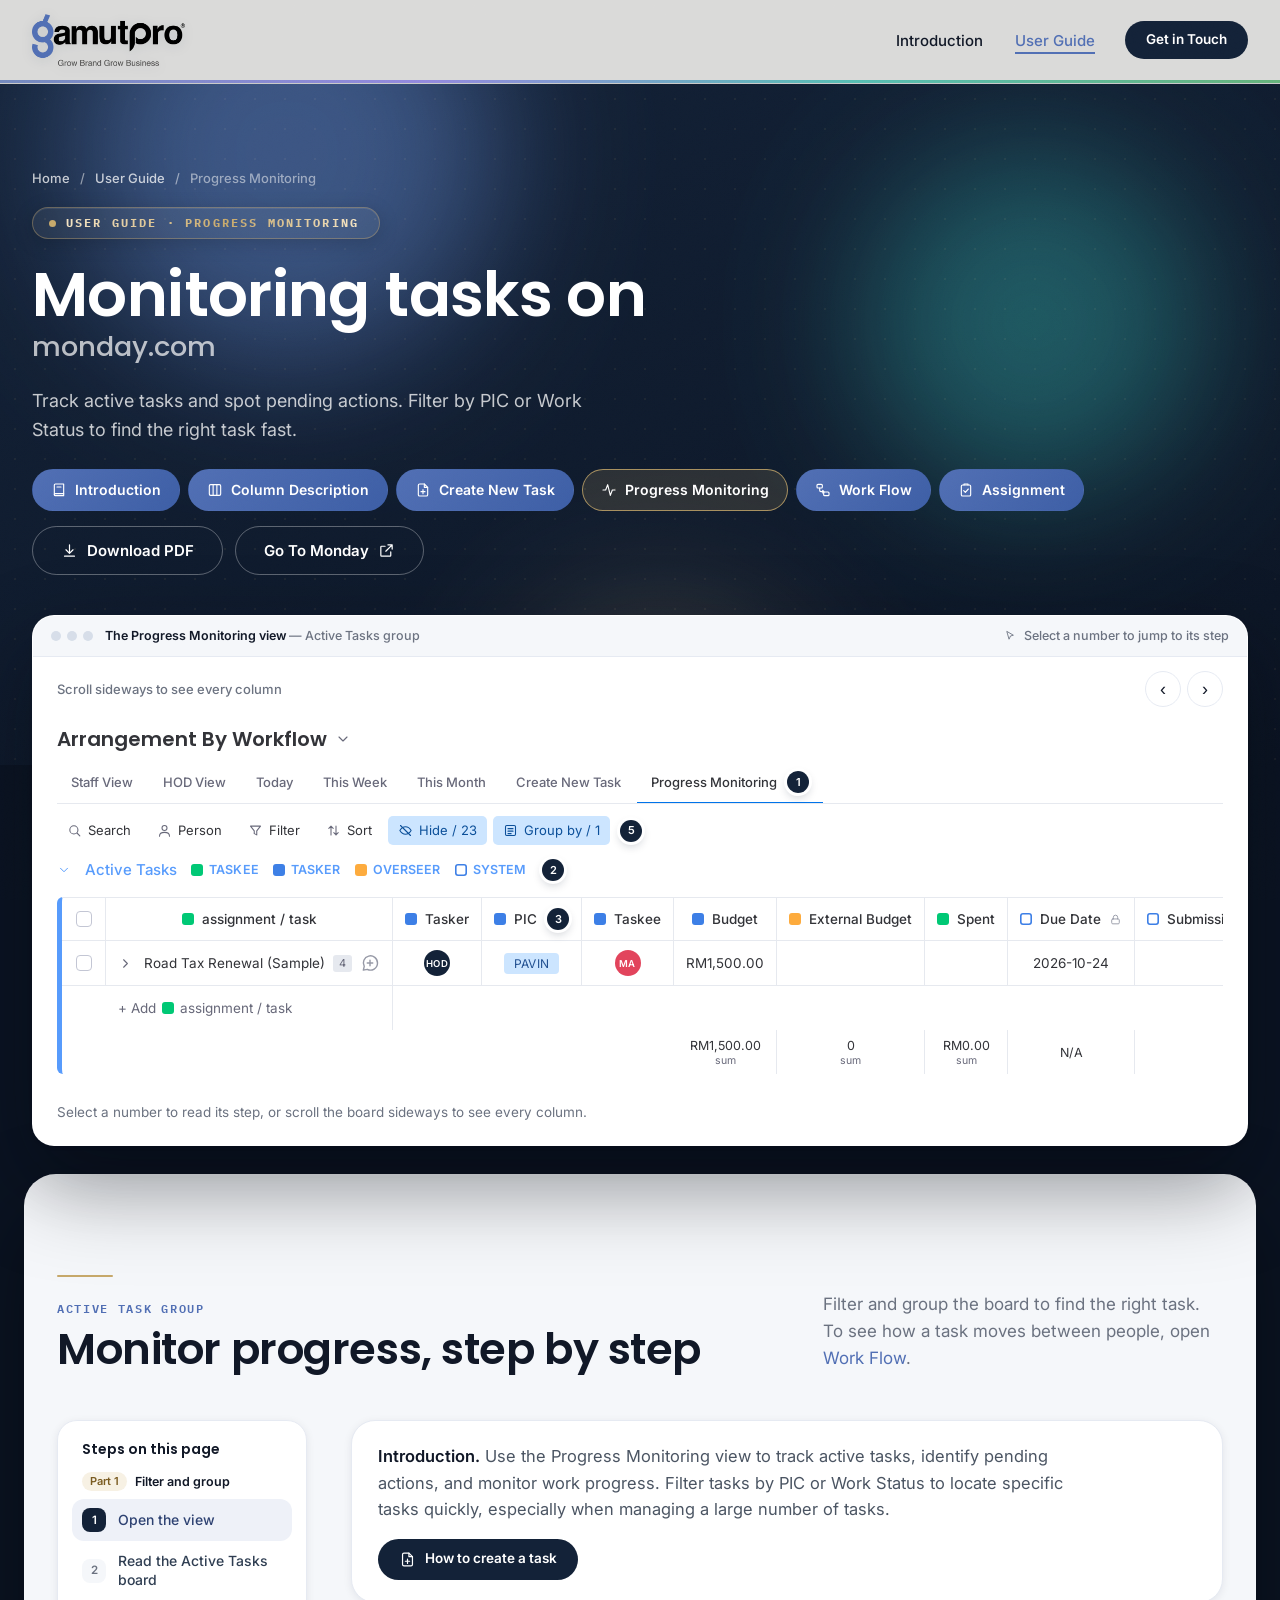
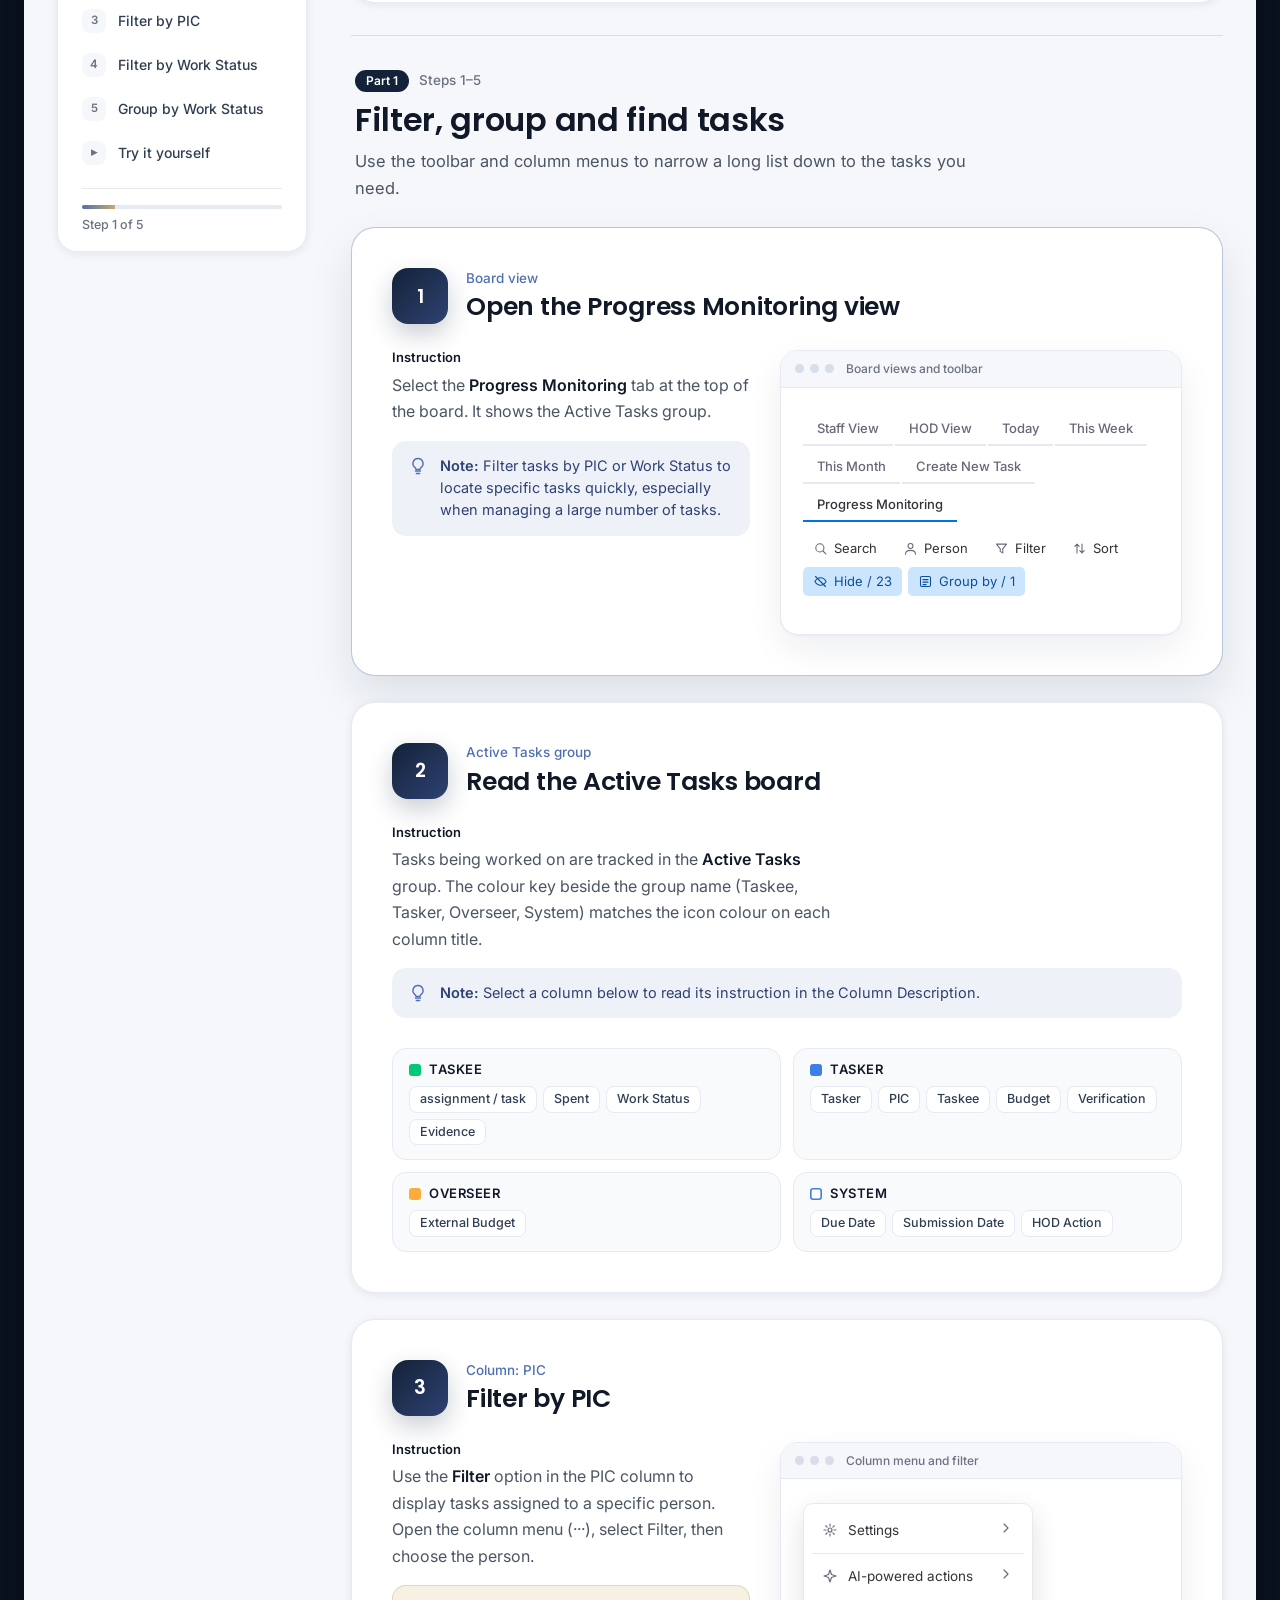
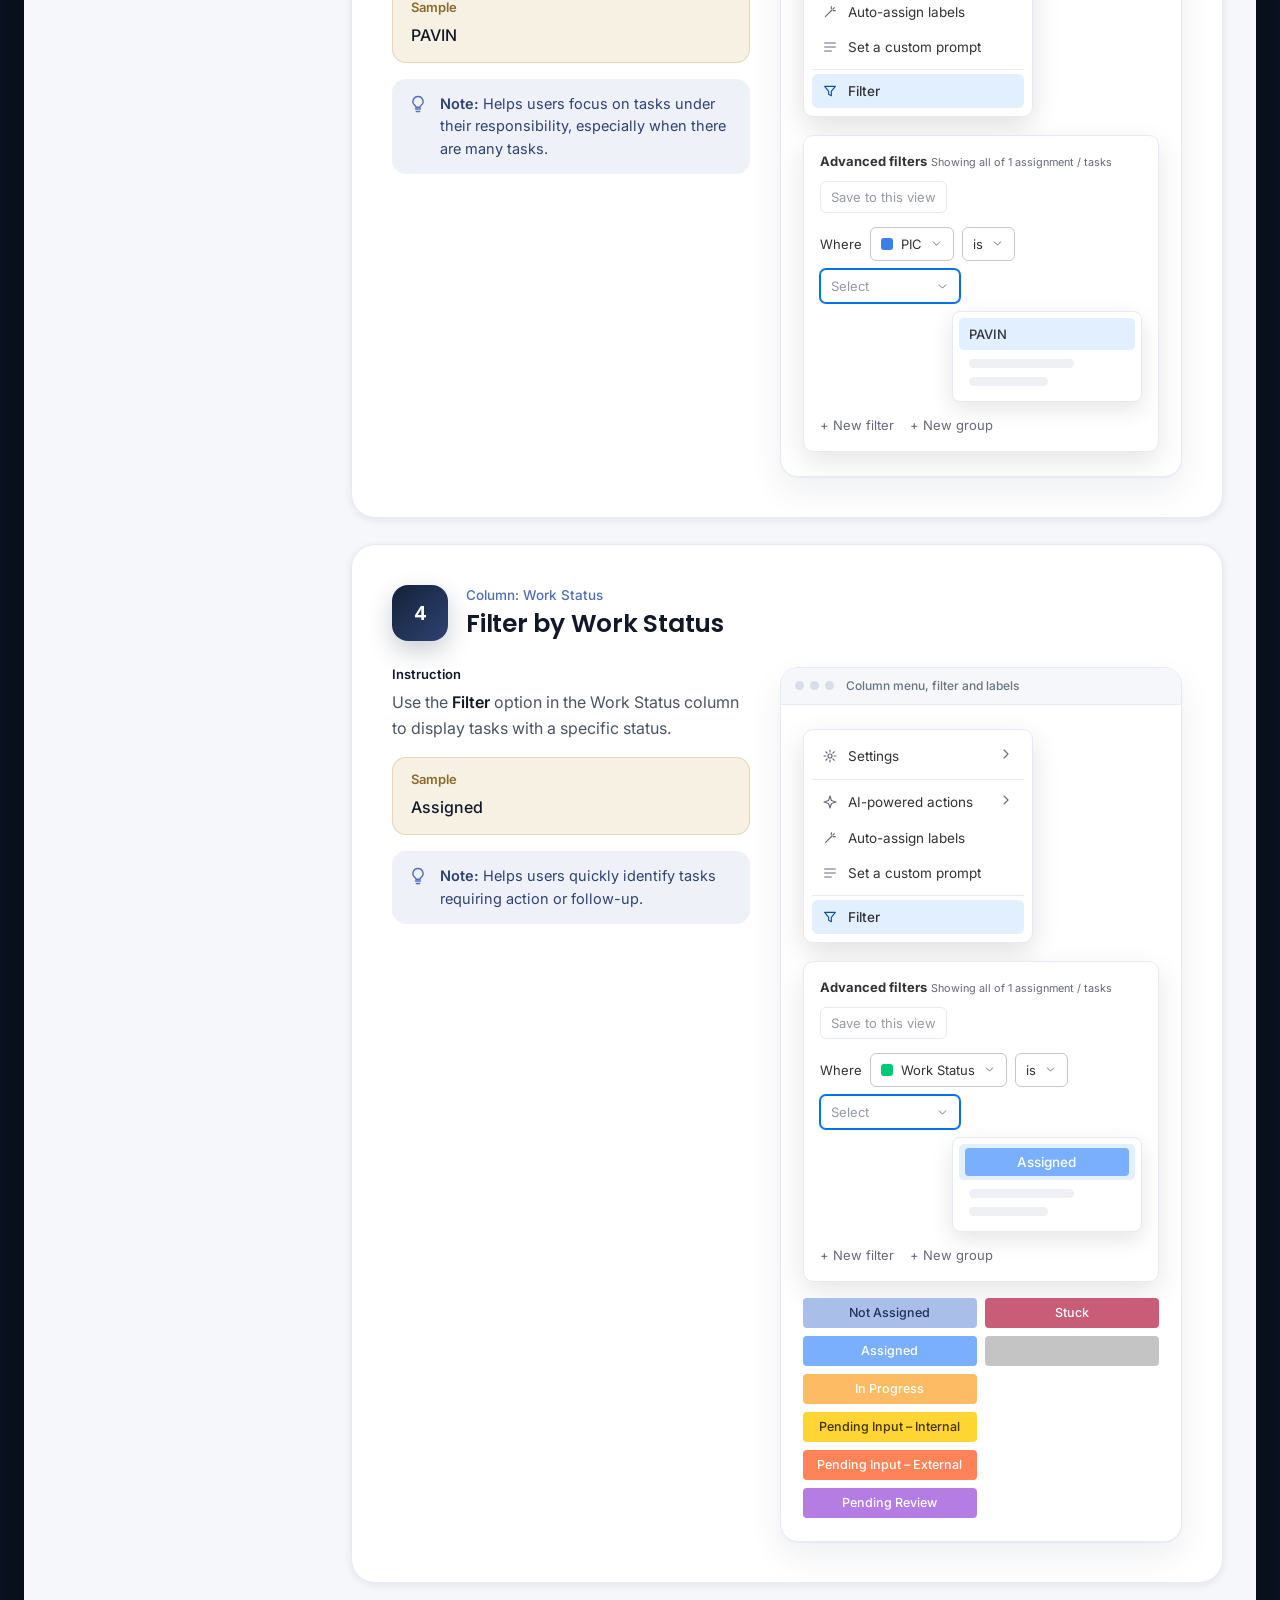
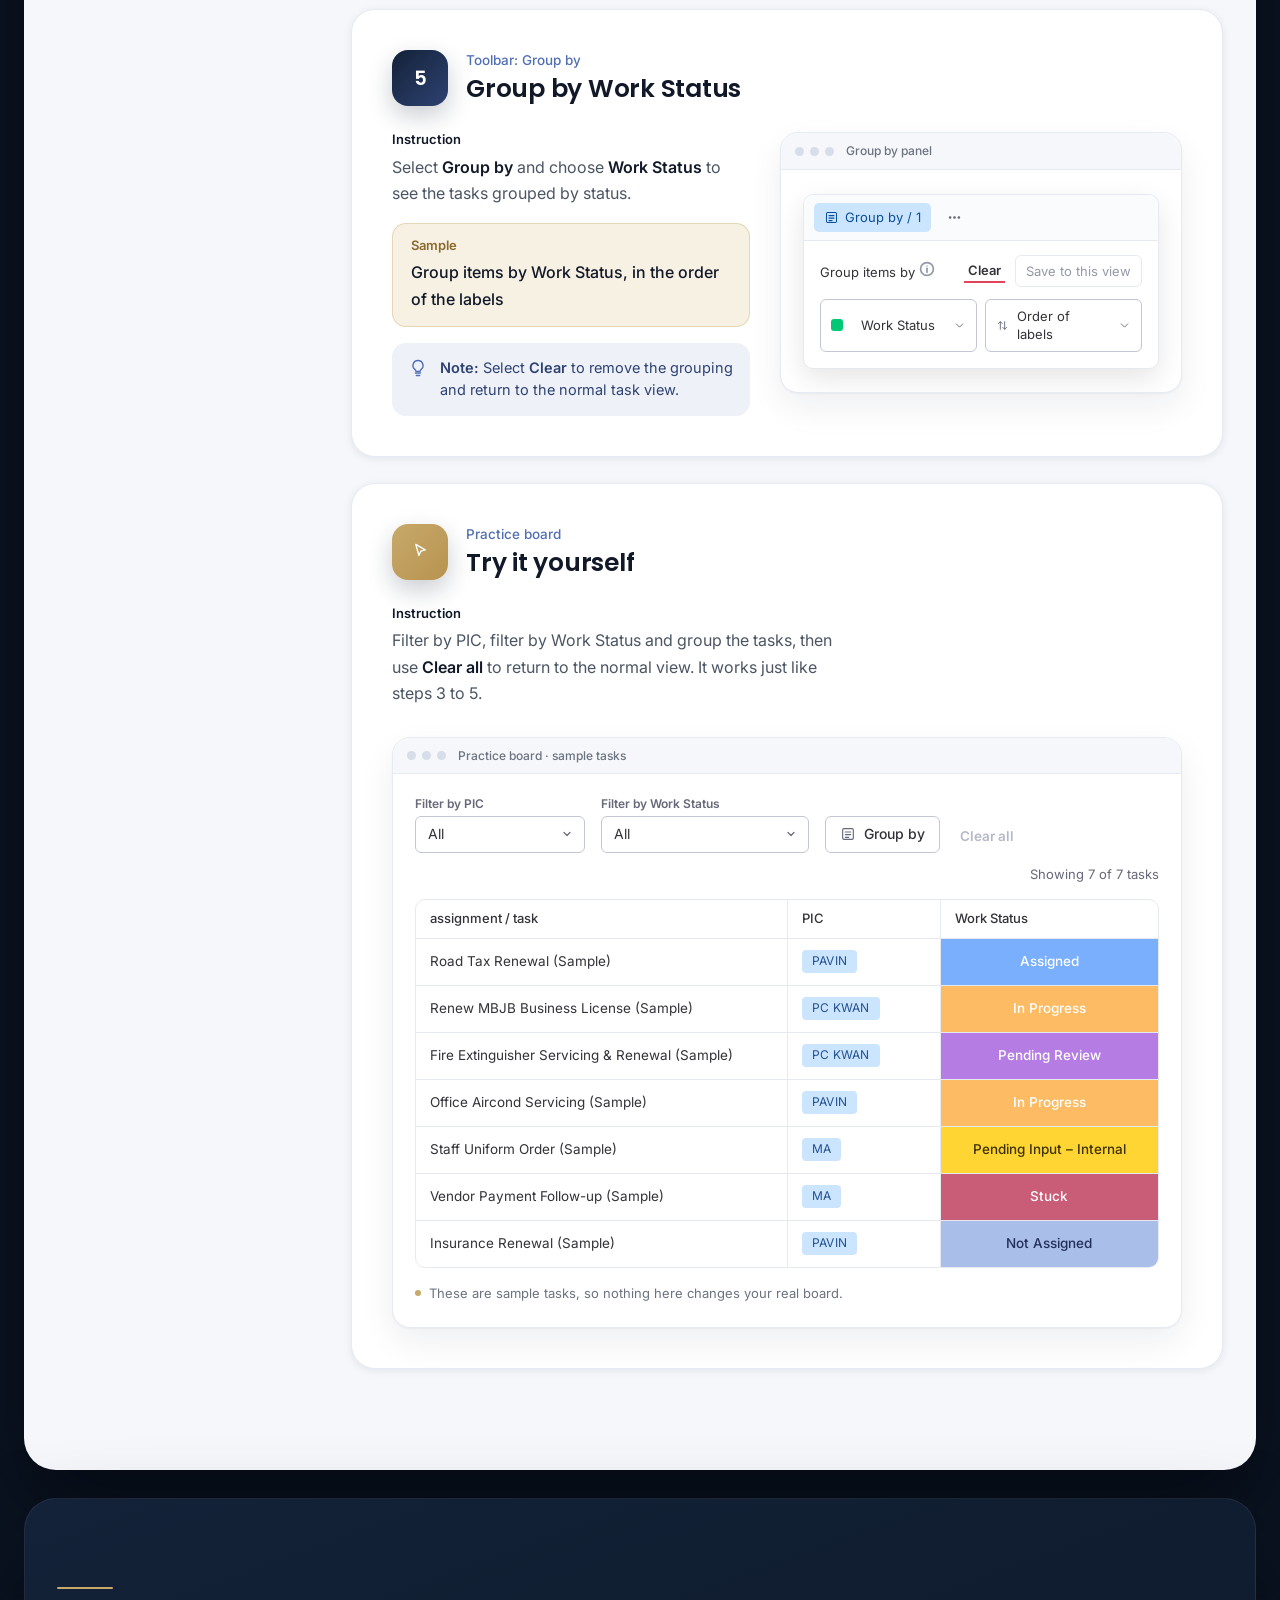
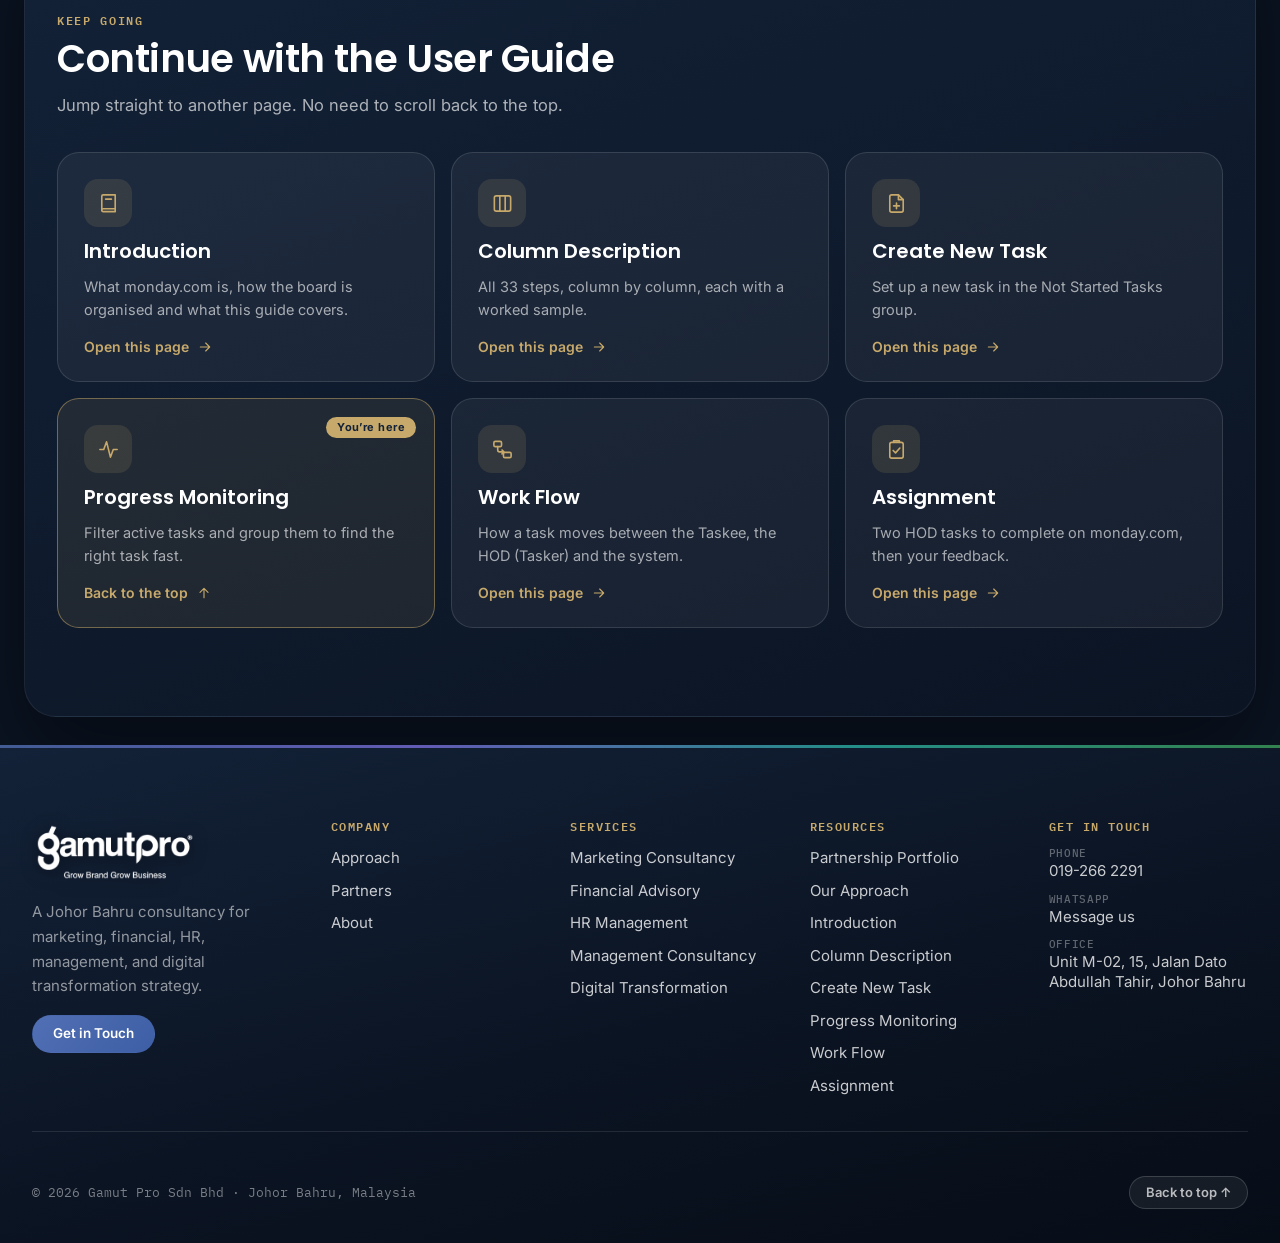
<file: user-guide-progress-monitoring.html>
<!DOCTYPE html>
<html lang="en">
<head>
<meta charset="UTF-8">
<script>document.documentElement.classList.add('js');</script>
<meta name="viewport" content="width=device-width, initial-scale=1">
<title>Progress Monitoring — monday.com User Guide — Gamut Pro Sdn Bhd</title>
<meta name="description" content="How to track active tasks and filter or group them by PIC or Work Status on monday.com.">
<!-- Internal guide: delete the next line if you want search engines to index these pages -->
<meta name="robots" content="noindex, nofollow">
<meta name="theme-color" content="#132238">
<meta name="color-scheme" content="light">
<link rel="icon" type="image/png" href="Photos/favicon-g.png">
<link rel="apple-touch-icon" href="Photos/favicon-g.png">
<link rel="preconnect" href="https://fonts.googleapis.com">
<link rel="preconnect" href="https://fonts.gstatic.com" crossorigin>
<link href="https://fonts.googleapis.com/css2?family=Poppins:wght@500;600;700&family=Inter:wght@400;500;600;700&family=IBM+Plex+Mono:wght@400;500;600&display=swap" rel="stylesheet">
<style>

  /* ==========================================================
     Gamut Pro — monday.com User Guide pages
     Uses the same design tokens as the main Gamut Pro site.
     ========================================================== */
  :root{
    --white:#FFFFFF;
    --bg:#F8FAFC;
    --panel:#F5F7FA;
    --ink:#111827;
    --navy:#132238;
    --midnight:#0B1423;
    --slate:#2F3E52;
    --body-text:#4B5563;
    --grey:#6B7280;
    --border:#E6EAF2;
    --divider:#D7DEE9;
    --blue:#516FB4;
    --blue-hover:#3D5EA5;
    --blue-tint:#EEF1F8;
    --blue-deep:#2E4272;
    --gold:#C7A96B;
    --gold-tint:#F7F1E4;

    --shadow-sm:0 2px 8px rgba(14,27,51,.08);
    --shadow-md:0 20px 44px rgba(14,27,51,.10);
    --shadow-lg:0 24px 60px rgba(14,27,51,.18);
    --shadow-premium:0 2px 4px rgba(14,27,51,.05),0 30px 80px rgba(14,27,51,.12);
    --radius:24px;

    /* monday.com interface recreation */
    --mk-ink:#323338;
    --mk-muted:#676879;
    --mk-line:#E6E9EF;
    --mk-border:#C3C6D4;
    --mk-blue:#0073EA;
    --mk-blue-tint:#CCE5FF;
    --mk-green:#00C875;

    --nav-h:84px;
  }
  *{box-sizing:border-box}
  [hidden]{display:none!important}
  html{scroll-behavior:smooth}
  body{margin:0;background:var(--midnight);color:var(--body-text);font-family:'Inter',system-ui,-apple-system,'Segoe UI',sans-serif;line-height:1.6;-webkit-font-smoothing:antialiased;overflow-x:hidden}
  body::after{
    content:'';position:fixed;inset:0;z-index:2147483647;pointer-events:none;
    opacity:.035;mix-blend-mode:overlay;
    background-image:url("data:image/svg+xml,%3Csvg xmlns='http://www.w3.org/2000/svg' width='180' height='180'%3E%3Cfilter id='n'%3E%3CfeTurbulence type='fractalNoise' baseFrequency='0.9' numOctaves='2' stitchTiles='stitch'/%3E%3C/filter%3E%3Crect width='100%25' height='100%25' filter='url(%23n)'/%3E%3C/svg%3E");
  }
  main>section:not(.sop-hero){
    position:relative;width:calc(100% - 48px);max-width:1400px;margin:28px auto;
    border-radius:32px;overflow:hidden;border:1px solid rgba(255,255,255,.07);
    box-shadow:0 40px 90px rgba(0,0,0,.45);
  }
  @media (max-width:768px){ main>section:not(.sop-hero){ width:calc(100% - 28px);margin:16px auto;border-radius:22px } }
  img{max-width:100%;height:auto;display:block}
  a{color:var(--blue);text-decoration:none}
  a:hover{color:var(--blue-hover)}
  h1,h2,h3{margin:0;font-family:'Poppins',system-ui,sans-serif;font-weight:600;letter-spacing:-.01em;color:var(--ink)}
  p{margin:0}
  section{scroll-margin-top:calc(var(--nav-h) + 12px)}
  .sr-only{position:absolute;width:1px;height:1px;padding:0;margin:-1px;overflow:hidden;clip:rect(0,0,0,0);white-space:nowrap;border:0}
  .eyebrow{font:600 12px/1 'IBM Plex Mono',ui-monospace,monospace;letter-spacing:.14em;text-transform:uppercase;color:var(--blue);margin:0 0 12px;display:inline-block}
  .divider-gold{display:block;height:2px;width:56px;background:var(--gold);border-radius:2px;margin-bottom:18px}
  :focus-visible{outline:2px solid var(--blue);outline-offset:2px;border-radius:4px}
  .ic{width:1em;height:1em;fill:none;stroke:currentColor;stroke-width:1.7;stroke-linecap:round;stroke-linejoin:round;flex:none}

  .btn{display:inline-flex;align-items:center;justify-content:center;gap:9px;padding:15px 28px;border-radius:999px;font:600 15px/1 'Inter',sans-serif;white-space:nowrap;cursor:pointer;border:1.5px solid transparent;transition:background .2s ease,border-color .2s ease,color .2s ease,transform .2s ease,box-shadow .2s ease}
  .btn:hover{transform:translateY(-2px)}
  .btn .ic{width:17px;height:17px}
  .btn-primary{background:linear-gradient(135deg,var(--blue) 0%,var(--blue-hover) 100%);color:#fff}
  .btn-primary:hover{box-shadow:0 20px 50px rgba(81,111,180,.35);color:#fff}
  .btn-dark{background:var(--navy);color:#fff}
  .btn-dark:hover{background:var(--blue);color:#fff}
  .btn-outline-light{background:transparent;border-color:rgba(255,255,255,.32);color:#fff}
  .btn-outline-light:hover{background:rgba(255,255,255,.1);color:#fff}
  .btn-sm{padding:11px 20px;font-size:13.5px}

  /* ---------- nav (same as main site) ---------- */
  .nav{position:sticky;top:0;z-index:50;background:rgba(247,246,243,.88);backdrop-filter:blur(14px);-webkit-backdrop-filter:blur(14px);border-bottom:1px solid rgba(20,22,26,.08);transition:box-shadow .25s ease}
  .nav.is-scrolled{box-shadow:var(--shadow-sm)}
  .nav-inner{max-width:1440px;margin:0 auto;padding:14px 32px;display:flex;align-items:center;gap:28px;transition:padding .25s ease}
  .nav.is-scrolled .nav-inner{padding:10px 32px}
  .nav-brand{display:flex;align-items:center;margin-right:auto;flex-shrink:0}
  .nav-logo{height:52px;width:auto!important;max-width:none!important;flex-shrink:0;object-fit:contain;transition:height .25s ease;filter:drop-shadow(0 2px 6px rgba(14,27,51,.10))}
  .nav.is-scrolled .nav-logo{height:40px}
  .nav-wordmark{font:700 22px/1 'Poppins',sans-serif;color:var(--navy);letter-spacing:-.02em}
  .nav-wordmark b{color:var(--blue);font-weight:700}
  .nav-links{display:flex;align-items:center;gap:28px}
  .nav-links a{position:relative;color:var(--ink);font:500 15px/1 'Inter',sans-serif;padding:6px 2px}
  .nav-links a::after{content:'';position:absolute;left:2px;right:2px;bottom:0;height:2px;background:var(--blue);transform:scaleX(0);transform-origin:left;transition:transform .25s ease}
  .nav-links a:hover,.nav-links a.is-current{color:var(--blue)}
  .nav-links a:hover::after,.nav-links a.is-current::after{transform:scaleX(1)}
  .nav-toggle{display:none;flex-direction:column;justify-content:center;gap:4px;width:36px;height:36px;background:none;border:1px solid var(--border);border-radius:8px;cursor:pointer;flex-shrink:0}
  .nav-toggle span{display:block;height:2px;background:var(--ink);border-radius:2px;margin:0 8px}
  @media (max-width:920px){ .nav-links{display:none} .nav-toggle{display:flex} }
  @media (max-width:500px){ .nav-inner{padding-left:14px!important;padding-right:14px!important;gap:10px!important} }
  .nav-spectrum{height:3px;width:100%;background:linear-gradient(90deg,#516FB4,#7C6FE0,#2BB4A6,#3FA65C,#E8A33D,#E2604F,#516FB4);background-size:200% 100%;animation:spectrum-shift 18s linear infinite;position:relative;z-index:2;opacity:.75}
  @keyframes spectrum-shift{from{background-position:0% 0}to{background-position:-100% 0}}
  /* reading progress sits on top of the spectrum line */
  .read-progress{position:absolute;left:0;right:0;bottom:0;height:3px;z-index:3;background:var(--navy);transform:scaleX(0);transform-origin:left center}

  .mobile-menu{
    position:fixed;inset:0;z-index:60;display:flex;flex-direction:column;align-items:flex-start;justify-content:center;gap:4px;
    padding:32px 40px;background:var(--midnight);
    opacity:0;visibility:hidden;transform:translateY(-14px);pointer-events:none;
    transition:opacity .3s ease,transform .3s ease,visibility .3s;
  }
  .mobile-menu.is-open{opacity:1;visibility:visible;transform:none;pointer-events:auto}
  .mobile-menu a{padding:14px 4px;color:rgba(255,255,255,.85);font:600 clamp(22px,6vw,30px)/1.2 'Poppins',sans-serif;border-bottom:1px solid rgba(255,255,255,.1);width:100%}
  .mobile-menu a:hover{color:#fff}
  .mobile-menu a.is-current{color:var(--gold)}
  .mobile-menu .btn{margin-top:16px}
  .mobile-menu-close{position:absolute;top:20px;right:24px;width:40px;height:40px;border-radius:50%;background:rgba(255,255,255,.08);border:1px solid rgba(255,255,255,.2);color:#fff;font-size:20px;line-height:1;cursor:pointer}

  /* ---------- hero ---------- */
  .sop-hero{position:relative;background:linear-gradient(160deg,var(--navy) 0%,var(--midnight) 100%);overflow:hidden;color:#fff}
  .sop-hero::before{content:'';position:absolute;inset:0;pointer-events:none;background-image:radial-gradient(rgba(199,169,107,.08) 1px,transparent 1px);background-size:30px 30px}
  .hero-aurora{position:absolute;inset:0;z-index:1;pointer-events:none;mix-blend-mode:screen;opacity:.55}
  .hero-aurora span{position:absolute;border-radius:50%;filter:blur(70px);animation:auroraDrift 16s ease-in-out infinite alternate}
  .hero-aurora .a1{width:420px;height:420px;background:#516FB4;top:-140px;left:6%}
  .hero-aurora .a2{width:340px;height:340px;background:#2BB4A6;top:10%;right:6%;animation-delay:-5s;opacity:.7}
  .hero-aurora .a3{width:300px;height:300px;background:var(--gold);bottom:-140px;left:40%;opacity:.45;animation-delay:-10s}
  @keyframes auroraDrift{0%{transform:translate(0,0) scale(1)}50%{transform:translate(40px,-30px) scale(1.12)}100%{transform:translate(-30px,20px) scale(.96)}}
  .sop-hero-inner{position:relative;z-index:2;max-width:1440px;margin:0 auto;padding:clamp(48px,8vw,88px) 32px clamp(150px,16vw,190px)}
  .sop-hero-copy{max-width:700px;display:flex;flex-direction:column;gap:22px;animation:riseIn .7s ease both}
  @keyframes riseIn{from{opacity:0;transform:translateY(18px)}to{opacity:1;transform:none}}
  .breadcrumb{display:flex;flex-wrap:wrap;align-items:center;gap:10px;font:500 13px/1 'Inter',sans-serif;color:rgba(255,255,255,.5)}
  .breadcrumb a{color:rgba(255,255,255,.75)}
  .breadcrumb a:hover{color:#fff}
  .hero-tag{
    display:inline-flex;align-items:center;gap:10px;width:fit-content;
    padding:9px 20px 9px 16px;border-radius:999px;
    background:rgba(255,255,255,.06);backdrop-filter:blur(8px);-webkit-backdrop-filter:blur(8px);
    border:1px solid rgba(199,169,107,.4);box-shadow:0 4px 20px rgba(0,0,0,.18),inset 0 1px 0 rgba(255,255,255,.08);
  }
  .hero-tag .dot{width:7px;height:7px;border-radius:50%;background:var(--gold);flex-shrink:0;animation:tagPulse 2.4s ease-out infinite}
  @keyframes tagPulse{0%{box-shadow:0 0 0 0 rgba(199,169,107,.5)}70%{box-shadow:0 0 0 7px rgba(199,169,107,0)}100%{box-shadow:0 0 0 0 rgba(199,169,107,0)}}
  .hero-tag span:last-child{
    font:700 12px/1 'IBM Plex Mono',monospace;letter-spacing:.18em;
    background:linear-gradient(90deg,#F4E4C4 0%,var(--gold) 55%,#F4E4C4 100%);
    -webkit-background-clip:text;background-clip:text;-webkit-text-fill-color:transparent;color:var(--gold);
  }
  .sop-hero h1{font-size:clamp(2.3rem,5vw,3.9rem);line-height:1.06;color:#fff}
  .sop-hero p.lead{font:400 18px/1.62 'Inter',sans-serif;color:rgba(255,255,255,.76);max-width:560px}
  .hero-actions{display:flex;flex-wrap:wrap;gap:14px}

  /* ---------- board overview (overlaps hero) ---------- */
  .board-wrap{position:relative;z-index:5;max-width:1440px;margin:clamp(-150px,-12vw,-110px) auto 0;padding:0 32px}
  @media (max-width:768px){ .board-wrap{padding:0 14px} }
  .board-frame{background:#fff;border-radius:22px;border:1px solid rgba(255,255,255,.6);box-shadow:var(--shadow-premium),0 40px 90px rgba(0,0,0,.35);overflow:hidden}
  .frame-bar{display:flex;align-items:center;gap:12px;padding:12px 18px;background:var(--panel);border-bottom:1px solid var(--border);font:500 12.5px/1.3 'Inter',sans-serif;color:var(--grey)}
  .frame-bar .dots{display:flex;gap:6px;flex:none}
  .frame-bar .dots i{width:10px;height:10px;border-radius:50%;background:var(--divider)}
  .frame-bar strong{color:var(--ink);font-weight:600}
  .frame-bar .frame-hint{margin-left:auto;display:flex;align-items:center;gap:8px;white-space:nowrap}
  @media (max-width:640px){ .frame-bar .frame-hint{display:none} }
  .board-scroll{overflow-x:auto;-webkit-overflow-scrolling:touch}
  .mk-board{min-width:1080px;padding:26px 24px 28px}
  .board-caption{padding:0 24px 22px;font:400 13.5px/1.5 'Inter',sans-serif;color:var(--grey)}
  .swipe-note{display:none}
  @media (max-width:1100px){ .swipe-note{display:inline} }

  .mk-board-grid{display:grid;grid-template-columns:64px minmax(250px,1.3fr) minmax(260px,1.6fr) 180px 150px 190px;border-left:6px solid var(--mk-green);border-radius:6px 0 0 6px}
  .mk-board-grid>div{min-width:0;min-height:46px;display:flex;align-items:center;padding:0 12px;border-bottom:1px solid var(--mk-line);border-right:1px solid var(--mk-line);font:400 14px/1.3 'Inter',sans-serif;color:var(--mk-ink)}
  .mk-board-grid>.bh{font-weight:500;gap:8px;white-space:nowrap;border-top:1px solid var(--mk-line)}
  .mk-board-grid>.bh.c,.mk-board-grid>.bc.c{justify-content:center}
  .mk-board-grid>.bc.fill{padding:0}
  .mk-board-grid>.bc.fill .mk-status{height:100%;border-radius:0;cursor:default}
  .mk-board-grid>.bc.name{justify-content:space-between;gap:10px}
  .mk-board-grid>.bc.rest{grid-column:span 4;border-right:0;border-bottom:0}
  .mk-board-grid>.bc.add{color:var(--mk-muted);border-bottom:0}
  .mk-board-grid>.bc.add-check{border-bottom:0}
  .ellipsis{display:block;white-space:nowrap;overflow:hidden;text-overflow:ellipsis;min-width:0;flex:1}

  /* numbered pins on the board */
  .pinned{position:relative;display:inline-flex;align-items:center;gap:8px}
  .pin{
    position:relative;z-index:2;margin-left:2px;
    width:22px;height:22px;border-radius:50%;flex:none;
    display:flex;align-items:center;justify-content:center;
    background:var(--navy);color:#fff;font:600 11px/1 'Inter',sans-serif;
    box-shadow:0 0 0 3px #fff,0 4px 10px rgba(14,27,51,.25);
    transition:transform .2s ease,background .2s ease;
  }
  .pin:hover,.pin:focus-visible{background:var(--gold);color:var(--navy);transform:scale(1.15)}
  .pinned .pin{box-shadow:0 0 0 3px #fff,0 4px 10px rgba(14,27,51,.22)}

  /* ---------- Guide section ---------- */
  .sop{background:var(--panel)}
  main>section.sop{overflow:clip}
  .sop-inner{max-width:1440px;margin:0 auto;padding:clamp(56px,9vw,100px) 32px}
  @media (max-width:768px){ .sop-inner{padding-left:16px;padding-right:16px} }
  .section-head{display:flex;flex-wrap:wrap;align-items:flex-end;justify-content:space-between;gap:28px;margin-bottom:48px}
  .section-head h2{font-size:clamp(1.9rem,3.6vw,2.7rem);line-height:1.08}
  .section-head p{font:400 17px/1.6 'Inter',sans-serif;color:var(--grey);max-width:400px}

  .sop-layout{display:grid;grid-template-columns:250px minmax(0,1fr);gap:44px;align-items:start}
  .sop-toc{position:sticky;top:calc(var(--nav-h) + 24px);background:#fff;border:1px solid var(--border);border-radius:20px;padding:20px 14px;box-shadow:var(--shadow-sm)}
  .sop-toc-title{display:block;padding:0 10px 12px;font:600 14px/1.2 'Poppins',sans-serif;color:var(--ink)}
  .sop-toc ol{position:relative;list-style:none;margin:0;padding:0;display:flex;flex-direction:column;gap:2px}
  .sop-toc a{display:flex;align-items:center;gap:12px;padding:9px 10px;border-radius:12px;color:var(--slate);font:500 14px/1.3 'Inter',sans-serif;transition:background .2s ease,color .2s ease}
  .sop-toc a .n{flex:none;width:24px;height:24px;border-radius:8px;display:flex;align-items:center;justify-content:center;background:var(--panel);font:600 11.5px/1 'Inter',sans-serif;color:var(--grey);transition:background .2s ease,color .2s ease}
  .sop-toc a:hover{background:var(--panel);color:var(--ink)}
  .sop-toc a.is-active{background:var(--blue-tint);color:var(--blue-deep)}
  .sop-toc a.is-active .n{background:var(--navy);color:#fff}
  .sop-toc-progress{margin:14px 10px 0;padding-top:16px;border-top:1px solid var(--border)}
  .sop-toc-track{height:4px;border-radius:4px;background:var(--border);overflow:hidden}
  .sop-toc-track span{display:block;height:100%;width:11.1%;background:linear-gradient(90deg,var(--blue),var(--gold));transition:width .4s ease}
  .sop-toc-label{display:block;margin-top:10px;font:500 12.5px/1 'Inter',sans-serif;color:var(--grey)}
  @media (max-width:1024px){
    .sop-layout{display:block}
    .sop-toc{top:var(--nav-h);z-index:20;padding:8px;border-radius:16px;margin-bottom:22px}
    .sop-toc-title,.sop-toc-progress{display:none}
    .sop-toc ol{flex-direction:row;overflow-x:auto;scrollbar-width:none;gap:4px}
    .sop-toc ol::-webkit-scrollbar{display:none}
    .sop-toc a{white-space:nowrap;padding:8px 12px 8px 8px}
  }

  .sop-steps{display:flex;flex-direction:column;gap:26px}
  .sop-step{scroll-margin-top:calc(var(--nav-h) + 24px);background:#fff;border:1px solid var(--border);border-radius:var(--radius);padding:clamp(22px,3.4vw,40px);box-shadow:var(--shadow-sm);transition:box-shadow .3s ease,border-color .3s ease}
  @media (max-width:1024px){ .sop-step{scroll-margin-top:calc(var(--nav-h) + 84px)} }
  .sop-step.is-active{border-color:rgba(81,111,180,.4);box-shadow:var(--shadow-md)}
  .sop-step-head{display:flex;align-items:center;gap:18px;margin-bottom:26px}
  .sop-step-num{flex:none;width:56px;height:56px;border-radius:16px;background:linear-gradient(135deg,var(--navy),var(--blue-deep));color:#fff;font:600 19px/1 'Poppins',sans-serif;display:flex;align-items:center;justify-content:center;box-shadow:0 10px 24px rgba(19,34,56,.22)}
  .sop-step-cat{display:flex;flex-wrap:wrap;align-items:center;gap:4px 8px;margin-bottom:5px;font:500 13.5px/1.3 'Inter',sans-serif;color:var(--blue)}
  .sop-step h3{font-size:clamp(20px,2.4vw,25px);line-height:1.2}

  .sop-step-content{display:grid;grid-template-columns:minmax(0,1fr) minmax(0,1.12fr);gap:30px;align-items:start}
  .sop-step.is-wide .sop-step-content{grid-template-columns:minmax(0,1fr)}
  @media (max-width:820px){ .sop-step-content{grid-template-columns:minmax(0,1fr)} }
  .sop-copy{display:flex;flex-direction:column;gap:16px}
  @media (min-width:821px){
    .is-wide .sop-copy{display:grid;grid-template-columns:minmax(0,1.5fr) minmax(0,1fr);gap:16px 24px;align-items:start}
    .is-wide .sop-copy>.full{grid-column:1/-1}
  }
  .sop-label{display:block;margin-bottom:6px;font:600 13px/1.2 'Inter',sans-serif;color:var(--ink)}
  .sop-field p{font:400 16px/1.65 'Inter',sans-serif;color:var(--body-text)}
  .sop-field p strong{color:var(--ink);font-weight:600}
  .sop-sample{background:var(--gold-tint);border:1px solid rgba(199,169,107,.38);border-radius:14px;padding:14px 18px}
  .sop-sample .sop-label{color:#8A6A2C}
  .sop-sample p{color:var(--ink);font-weight:500}
  .sop-note{display:flex;gap:12px;align-items:flex-start;background:var(--blue-tint);border-radius:14px;padding:14px 16px;font:400 14.5px/1.55 'Inter',sans-serif;color:var(--blue-deep)}
  .sop-note .ic{width:20px;height:20px;margin-top:1px;color:var(--blue)}
  .sop-note strong{font-weight:600}
  .inline-ic{display:inline-flex;vertical-align:-3px;width:18px;height:18px;color:var(--ink)}

  .sop-bullets{list-style:none;margin:0;padding:0;display:grid;grid-template-columns:repeat(2,minmax(0,1fr));gap:12px;counter-reset:b}
  @media (max-width:640px){ .sop-bullets{grid-template-columns:minmax(0,1fr)} }
  .sop-bullets li{counter-increment:b;display:flex;gap:12px;align-items:flex-start;padding:14px 16px;border:1px solid var(--border);border-radius:14px;background:var(--bg);font:400 15px/1.55 'Inter',sans-serif;color:var(--body-text)}
  .sop-bullets li::before{content:counter(b);flex:none;width:24px;height:24px;border-radius:50%;background:var(--navy);color:#fff;font:600 12px/24px 'Inter',sans-serif;text-align:center}
  .sop-bullets strong{color:var(--ink);font-weight:600}

  /* screen preview frame */
  .sop-screen{margin:0;border:1px solid var(--border);border-radius:18px;background:#fff;overflow:hidden;box-shadow:0 1px 2px rgba(14,27,51,.04),0 14px 34px rgba(14,27,51,.07)}
  .sop-screen .frame-bar{padding:10px 14px;font-size:12px}
  .sop-screen .frame-bar .dots i{width:9px;height:9px}
  .sop-screen-body{padding:24px 22px}
  @media (max-width:520px){ .sop-screen-body{padding:18px 14px} }
  .mk-hint{display:flex;align-items:center;gap:8px;margin-top:16px;font:400 13px/1.45 'Inter',sans-serif;color:var(--grey)}
  .mk-hint::before{content:'';flex:none;width:6px;height:6px;border-radius:50%;background:var(--gold)}

  /* ---------- monday.com UI pieces ---------- */
  .mk{font:400 14px/1.4 'Inter',system-ui,sans-serif;color:var(--mk-ink)}
  .mk-sq{width:12px;height:12px;border-radius:3px;background:var(--mk-green);flex:none}
  .mk-info{width:16px;height:16px;color:#9699A6}
  .mk-cb{flex:none;width:16px;height:16px;border:1.5px solid var(--mk-border);border-radius:4px;background:#fff}
  .mk-bubble{width:20px;height:20px;color:#9699A6}

  .mk-table{border:1px solid var(--mk-line);border-left:5px solid var(--mk-green);border-radius:8px;overflow:hidden;background:#fff}
  .mk-th{display:flex;align-items:center;gap:8px;padding:11px 14px;font-weight:500;border-bottom:1px solid var(--mk-line)}
  .mk-th.c{justify-content:center}
  .mk-td{display:flex;align-items:center;min-height:46px;padding:11px 14px;border-bottom:1px solid var(--mk-line)}
  .mk-td:last-child{border-bottom:0}
  .mk-td.c{justify-content:center}
  .mk-td.is-editing{box-shadow:inset 0 0 0 2px var(--mk-blue)}
  .mk-td.is-placeholder{color:#9699A6}
  .mk-td.is-new{background:#F0F8FF;gap:10px;flex-wrap:wrap}
  .mk-td.stack{flex-direction:column;align-items:flex-start;gap:6px}
  .mk-state{font:600 11px/1 'Inter',sans-serif;padding:4px 8px;border-radius:999px;background:#EEF0F4;color:var(--mk-muted)}
  .mk-state.is-done{background:#DCF7EA;color:#037F4C}
  .mk-new-badge{font:600 11px/1 'Inter',sans-serif;padding:4px 8px;border-radius:999px;background:var(--mk-blue);color:#fff}
  .mk-caret{display:inline-block;width:1.5px;height:18px;margin-left:1px;background:var(--mk-blue);vertical-align:-3px;animation:blink 1s steps(1) infinite}
  @keyframes blink{50%{opacity:0}}
  .mk-add{display:flex;align-items:center;gap:8px;padding:10px 14px;color:var(--mk-muted)}
  .mk-add-box{display:inline-flex;align-items:center;gap:8px;padding:6px 12px;border:1.5px solid var(--mk-blue);border-radius:6px;background:#fff;color:var(--mk-ink);box-shadow:0 0 0 4px rgba(0,115,234,.12)}

  /* step 1 — selection + action bar */
  .mk-row{display:flex;align-items:center;gap:14px;padding:12px 14px;border:1px solid var(--mk-line);border-left:5px solid var(--mk-green);border-radius:8px;background:#fff;transition:background .2s ease}
  .mk-row.is-selected{background:var(--mk-blue-tint)}
  .mk-check{position:relative;display:inline-flex;flex:none}
  .mk-check input{position:absolute;inset:-6px;width:calc(100% + 12px);height:calc(100% + 12px);margin:0;opacity:0;cursor:pointer}
  .mk-check span{width:18px;height:18px;border-radius:4px;border:1.5px solid var(--mk-border);background:#fff;display:flex;align-items:center;justify-content:center;transition:background .15s ease,border-color .15s ease}
  .mk-check input:checked+span{background:var(--mk-blue);border-color:var(--mk-blue)}
  .mk-check input:checked+span::after{content:'';width:5px;height:9px;border:solid #fff;border-width:0 2px 2px 0;transform:translate(0,-1px) rotate(45deg)}
  .mk-check input:focus-visible+span{outline:2px solid var(--blue);outline-offset:3px}
  .mk-actionbar{display:flex;align-items:center;gap:16px;margin-top:16px;padding:10px 16px;background:#fff;border:1px solid var(--mk-line);border-radius:10px;box-shadow:0 8px 24px rgba(0,0,0,.12);overflow-x:auto;transition:opacity .25s ease,transform .25s ease}
  .mk-actionbar.is-hidden{opacity:0;transform:translateY(8px);pointer-events:none}
  .mk-ab-count{flex:none;width:30px;height:30px;border-radius:50%;background:var(--mk-blue);color:#fff;display:flex;align-items:center;justify-content:center;font-weight:600}
  .mk-ab-title{display:flex;align-items:center;gap:8px;white-space:nowrap;font-weight:500;padding-right:16px;border-right:1px solid var(--mk-line)}
  .mk-ab-actions{display:flex;gap:2px;flex:1}
  .mk-ab-act{display:flex;flex-direction:column;align-items:center;gap:5px;padding:4px 8px;font-size:11.5px;color:var(--mk-muted);white-space:nowrap}
  .mk-ab-act .ic{width:19px;height:19px;color:var(--mk-ink);stroke-width:1.5}
  .mk-ab-act.is-disabled{opacity:.38}
  .mk-ab-close{flex:none;padding-left:14px;border-left:1px solid var(--mk-line);color:var(--mk-muted);font-size:20px;line-height:1}

  /* step 3 — column info */
  .mk-s3{padding-top:52px;min-height:236px}
  .mk-s3 .mk-th{display:inline-flex;border:1px solid var(--mk-line);border-left:5px solid var(--mk-green);border-radius:8px;background:#fff}
  .mk-info-wrap{position:relative;display:inline-flex}
  .mk-info-btn{display:inline-flex;padding:3px;border:0;border-radius:6px;background:#E6E9EF;cursor:pointer;color:var(--mk-ink)}
  .mk-info-btn .mk-info{color:var(--mk-ink)}
  .mk-info-btn[aria-expanded="false"]{background:transparent}
  .mk-info-btn[aria-expanded="false"] .mk-info{color:#9699A6}
  .mk-tooltip{position:absolute;bottom:calc(100% + 12px);left:50%;transform:translateX(-50%);white-space:nowrap;padding:8px 12px;border-radius:6px;background:#323338;color:#fff;font-size:12.5px;font-weight:500;pointer-events:none}
  .mk-tooltip::after{content:'';position:absolute;top:100%;left:50%;margin-left:-6px;border:6px solid transparent;border-top-color:#323338}
  .mk-more{color:var(--mk-muted);letter-spacing:1px}
  .mk-popover{position:absolute;top:calc(100% + 14px);left:-128px;width:290px;padding:14px 16px;background:#fff;border-radius:10px;box-shadow:0 10px 32px rgba(0,0,0,.16);border:1px solid var(--mk-line);font-weight:400;transition:opacity .2s ease,transform .2s ease}
  .mk-popover.is-hidden{opacity:0;transform:translateY(-6px);pointer-events:none}
  .mk-pop-title{display:flex;align-items:center;gap:8px;font-size:12.5px;color:var(--mk-muted);margin-bottom:6px}
  .mk-pop-title .ic{width:15px;height:15px}
  .mk-popover p{font-size:13.5px;line-height:1.5;color:var(--mk-ink)}
  .mk-s3 .mk-th{position:relative}
  @media (max-width:520px){
    .mk-s3 .mk-info-wrap{position:static}
    .mk-s3 .mk-popover{left:0;right:0;width:auto}
    .mk-s3 .mk-tooltip{left:auto;right:0;transform:none}
    .mk-s3 .mk-tooltip::after{left:auto;right:43px;margin-left:0}
  }

  /* step 4 — updates panel */
  .mk-updates{border:1px solid var(--mk-line);border-radius:12px;overflow:hidden;background:#fff}
  .mk-tabs{display:flex;gap:4px;padding:0 12px;border-bottom:1px solid var(--mk-line);overflow-x:auto;scrollbar-width:none}
  .mk-tabs::-webkit-scrollbar{display:none}
  .mk-tab{display:flex;align-items:center;gap:6px;padding:13px 10px 12px;font-size:13.5px;color:var(--mk-muted);white-space:nowrap;border-bottom:2px solid transparent;margin-bottom:-1px}
  .mk-tab .ic{width:16px;height:16px}
  .mk-tab.is-active{color:var(--mk-ink);border-bottom-color:var(--mk-blue)}
  .mk-tab .heart{color:#E2445C}
  .mk-subtabs{display:flex;flex-wrap:wrap;gap:6px 16px;padding:14px 16px 0;font-size:12.5px;color:var(--mk-muted)}
  .mk-subtabs span{display:inline-flex;align-items:center;gap:6px}
  .mk-subtabs .ic{width:15px;height:15px}
  .mk-editor{margin:12px 16px 16px;border:1px solid var(--mk-border);border-radius:8px;background:#fff;transition:border-color .2s ease,box-shadow .2s ease}
  .mk-editor:focus-within{border-color:var(--mk-blue);box-shadow:0 0 0 3px rgba(0,115,234,.14)}
  .mk-editor textarea{display:block;width:100%;min-height:84px;padding:12px 14px;border:0;background:transparent;resize:vertical;font:400 14px/1.5 'Inter',sans-serif;color:var(--mk-ink);border-radius:8px}
  .mk-editor textarea:focus{outline:none}
  .mk-editor textarea::placeholder{color:#9699A6}
  .mk-editor-bar{display:flex;align-items:center;justify-content:space-between;gap:10px;padding:8px 10px;border-top:1px solid var(--mk-line)}
  .mk-tools{display:flex;gap:2px}
  .mk-tool{display:inline-flex;align-items:center;justify-content:center;width:32px;height:32px;border:0;border-radius:6px;background:transparent;color:var(--mk-muted);cursor:default}
  .mk-tool .ic{width:18px;height:18px}
  button.mk-tool{cursor:pointer}
  button.mk-tool:hover{background:#F0F1F5;color:var(--mk-ink)}
  .mk-tool.is-highlight{color:var(--mk-blue);background:#E6F1FD}
  .mk-btn-update{border:0;border-radius:6px;padding:9px 18px;background:var(--mk-blue);color:#fff;font:500 13.5px/1 'Inter',sans-serif;cursor:pointer;transition:background .2s ease}
  .mk-btn-update:hover{background:#0060C2}
  .mk-btn-update:disabled{background:#DCDFEC;color:#9699A6;cursor:not-allowed}
  .mk-feed{display:flex;flex-direction:column;gap:10px;padding:0 16px}
  .mk-feed:not(:empty){padding-bottom:16px}
  .mk-post{border:1px solid var(--mk-line);border-radius:10px;padding:12px 14px;animation:riseIn .35s ease both}
  .mk-post-head{display:flex;align-items:center;gap:10px;margin-bottom:6px;font-size:13px;color:var(--mk-muted)}
  .mk-post-head strong{color:var(--mk-ink);font-weight:600}
  .mk-avatar{flex:none;width:28px;height:28px;border-radius:50%;background:linear-gradient(135deg,var(--blue),var(--gold));color:#fff;font:600 10.5px/28px 'Inter',sans-serif;text-align:center}
  .mk-post p{font-size:14px;line-height:1.5;color:var(--mk-ink);white-space:pre-wrap;overflow-wrap:anywhere}
  .mk-mention{color:var(--mk-blue);background:#E6F1FD;border-radius:4px;padding:0 3px}

  /* step 7 — schedule */
  .mk-timeline{display:inline-flex;justify-content:center;min-width:150px;padding:5px 14px;border-radius:999px;background:var(--mk-green);color:#fff;font-size:13px;font-weight:500}
  .mk-dp{margin-top:14px;max-width:320px;padding:16px;border:1px solid var(--mk-line);border-radius:10px;background:#fff;box-shadow:0 10px 28px rgba(0,0,0,.10)}
  .mk-dp-head{display:flex;justify-content:space-between;align-items:baseline;font-size:13.5px}
  .mk-dp-head strong{font-weight:600}
  .mk-dp-head span{font-size:12.5px;color:var(--mk-muted)}
  .mk-dp-inputs{display:grid;grid-template-columns:1fr 1fr;gap:8px;margin:12px 0}
  .mk-dp-inputs span{padding:7px 10px;border:1px solid var(--mk-border);border-radius:6px;font-size:13px}
  .mk-dp-inputs .is-focus{border-color:var(--mk-blue);box-shadow:0 0 0 1px var(--mk-blue)}
  .mk-dp-nav{display:flex;align-items:center;gap:14px;margin-bottom:8px;font-size:13px}
  .mk-dp-nav .arrows{margin-left:auto;color:var(--mk-muted);letter-spacing:10px}
  .mk-cal{display:grid;grid-template-columns:repeat(7,1fr);row-gap:4px;text-align:center;font-size:12.5px}
  .mk-cal .dow{padding:4px 0;font-size:11.5px;color:var(--mk-muted)}
  .mk-cal .d{padding:6px 0}
  .mk-cal .out{color:var(--mk-border)}
  .mk-cal .in{background:var(--mk-blue-tint)}
  .mk-cal .in:nth-child(7n){border-radius:0 6px 6px 0}
  .mk-cal .in:nth-child(7n+1){border-radius:6px 0 0 6px}
  .mk-cal .start,.mk-cal .end{background:var(--mk-blue);color:#fff;font-weight:600}
  .mk-cal .start{border-radius:6px 0 0 6px}
  .mk-cal .end{border-radius:0 6px 6px 0}

  /* steps 8 & 9 — status labels */
  .mk-status{
    --t:#fff;
    display:flex;align-items:center;justify-content:center;width:100%;min-height:36px;padding:6px 10px;
    border:0;border-radius:4px;background:var(--s);color:var(--t);
    font:500 13.5px/1.2 'Inter',sans-serif;text-align:center;
  }
  button.mk-status{cursor:pointer;transition:box-shadow .15s ease,transform .15s ease}
  button.mk-status:hover{transform:translateY(-1px)}
  button.mk-status[aria-pressed="true"]{box-shadow:0 0 0 2px #fff,0 0 0 4px var(--s)}
  .mk-mini{display:grid;grid-template-columns:minmax(0,1fr) 170px;max-width:460px;border:1px solid var(--mk-line);border-left:5px solid var(--mk-green);border-radius:8px;overflow:hidden;margin-bottom:22px}
  .mk-mini>div{min-height:42px;display:flex;align-items:center;padding:0 12px;border-bottom:1px solid var(--mk-line)}
  .mk-mini>div:nth-child(odd){border-right:1px solid var(--mk-line)}
  .mk-mini>.h{font-weight:500;gap:8px}
  .mk-mini>.h.c{justify-content:center}
  .mk-mini>.v{padding:0;border-bottom:0}
  .mk-mini>.d{border-bottom:0}
  .mk-mini .mk-status{height:100%;border-radius:0;transition:background .2s ease}
  @media (max-width:520px){ .mk-mini{grid-template-columns:minmax(0,1fr) 118px} .mk-mini>div{padding:0 10px;font-size:13px} .mk-mini .mk-status{font-size:12.5px} }
  .mk-labels{list-style:none;margin:0;padding:0;display:grid;gap:10px}
  .mk-labels li{display:grid;grid-template-columns:210px minmax(0,1fr);align-items:center;gap:20px}
  .mk-labels li span{font-size:14.5px;color:var(--body-text)}
  @media (max-width:560px){ .mk-labels li{grid-template-columns:minmax(0,1fr);gap:6px} .mk-labels li span{padding-left:2px} }

  /* ---------- end of guide ---------- */
  .sop-end{display:flex;flex-wrap:wrap;align-items:center;justify-content:space-between;gap:16px 24px;padding:24px 28px;border-radius:var(--radius);background:#fff;border:1px dashed var(--divider)}
  .sop-end p{font:400 16px/1.55 'Inter',sans-serif;color:var(--body-text);max-width:520px}
  .sop-end strong{color:var(--ink);font-weight:600}
  @media print{ .sop-end{display:none} }

  /* ---------- footer (same as main site) ---------- */
  .footer{position:relative;background:linear-gradient(165deg,var(--navy) 0%,var(--midnight) 55%,#070d17 100%);overflow:hidden}
  .footer-inner{position:relative;z-index:1;max-width:1440px;width:100%;margin:0 auto;padding:clamp(48px,7vw,72px) 32px 34px;display:flex;flex-direction:column;gap:44px}
  .footer-brand{display:flex;flex-direction:column;align-items:flex-start;gap:16px}
  .footer-logo{height:64px;width:auto;filter:drop-shadow(0 2px 8px rgba(0,0,0,.5))}
  .footer-wordmark{font:700 26px/1 'Poppins',sans-serif;color:#fff}
  .footer-wordmark b{color:var(--gold)}
  .footer-brand p{font:400 15px/1.65 'Inter',sans-serif;color:rgba(255,255,255,.55);max-width:34ch}
  .footer-grid{display:grid;grid-template-columns:1.3fr 1fr 1fr 1fr 1fr;gap:40px;padding-bottom:36px;border-bottom:1px solid rgba(255,255,255,.1)}
  @media (max-width:1024px){ .footer-grid{grid-template-columns:1fr 1fr 1fr} .footer-grid>.footer-brand{grid-column:1/-1} }
  @media (max-width:760px){ .footer-grid{grid-template-columns:1fr 1fr} }
  @media (max-width:480px){ .footer-grid{grid-template-columns:1fr} }
  .footer h4{font:600 12px/1 'IBM Plex Mono',monospace;letter-spacing:.12em;text-transform:uppercase;color:var(--gold);margin:0 0 16px;display:block}
  .footer-links{display:flex;flex-direction:column;gap:13px}
  .footer-links a{position:relative;width:fit-content;font:400 15px/1.3 'Inter',sans-serif;color:rgba(255,255,255,.78)}
  .footer-links a::after{content:'';position:absolute;left:0;right:0;bottom:-3px;height:1px;background:#fff;transform:scaleX(0);transform-origin:left;transition:transform .25s ease}
  .footer-links a:hover{color:#fff}
  .footer-links a:hover::after{transform:scaleX(1)}
  .footer-contact-item{display:flex;flex-direction:column;gap:2px}
  .footer-contact-item span{font:500 11px/1 'IBM Plex Mono',monospace;letter-spacing:.06em;text-transform:uppercase;color:rgba(255,255,255,.35)}
  .footer-bottom{display:flex;flex-wrap:wrap;align-items:center;justify-content:space-between;gap:14px}
  .footer-bottom span{font:400 13px/1.4 'IBM Plex Mono',monospace;color:rgba(255,255,255,.45)}
  .footer-top-btn{display:inline-flex;align-items:center;gap:8px;font:600 13px/1 'Inter',sans-serif;color:rgba(255,255,255,.7);background:rgba(255,255,255,.06);border:1px solid rgba(255,255,255,.16);padding:9px 16px;border-radius:999px;cursor:pointer;transition:background .2s ease,color .2s ease}
  .footer-top-btn:hover{background:rgba(255,255,255,.14);color:#fff}

  @media (prefers-reduced-motion:reduce){
    *{animation-duration:.001ms!important;animation-iteration-count:1!important;transition-duration:.001ms!important}
    html{scroll-behavior:auto}
  }

  /* ---------- print / save as PDF ---------- */
  @media print{
    *{-webkit-print-color-adjust:exact;print-color-adjust:exact}
    body{background:#fff}
    body::after,.nav,.mobile-menu,.footer,.sop-toc,.hero-aurora,.hero-actions,.mk-hint,.checklist,.board-caption .swipe-note{display:none!important}
    main>section:not(.sop-hero){width:100%;margin:0;border:0;border-radius:0;box-shadow:none}
    .sop-hero{background:#fff;color:var(--ink)}
    .sop-hero::before{display:none}
    .sop-hero-inner{padding:0 0 24px}
    .sop-hero h1{color:var(--ink)}
    .sop-hero p.lead,.breadcrumb,.breadcrumb a{color:var(--grey)}
    .board-wrap{margin:0;padding:0}
    .board-frame{box-shadow:none;border:1px solid var(--border)}
    .board-scroll{overflow:visible}
    .mk-board{min-width:0;zoom:.72}
    .sop{background:#fff}
    .sop-inner{padding:24px 0}
    .sop-layout{display:block}
    .sop-step{break-inside:avoid;box-shadow:none}
  }

  /* ==========================================================
     Steps 10–31 additions
     ========================================================== */
  /* board: all 31 columns */
  .board-tools{display:flex;align-items:center;gap:12px;padding:14px 24px 0}
  .board-parts{display:flex;gap:6px;flex:1;min-width:0;overflow-x:auto;scrollbar-width:none}
  .board-parts::-webkit-scrollbar{display:none}
  .board-part{flex:none;display:inline-flex;align-items:center;gap:8px;padding:8px 14px;border-radius:999px;border:1px solid var(--border);background:#fff;color:var(--slate);font:500 13.5px/1 'Inter',sans-serif;cursor:pointer;transition:background .2s ease,border-color .2s ease,color .2s ease}
  .board-part b{font-weight:600;font-size:12px;color:var(--grey);transition:color .2s ease}
  .board-part:hover{border-color:var(--blue);color:var(--ink)}
  .board-part.is-active{background:var(--navy);border-color:var(--navy);color:#fff}
  .board-part.is-active b{color:var(--gold)}
  .board-arrows{display:flex;gap:6px;flex:none}
  .board-arrow{width:36px;height:36px;border-radius:50%;border:1px solid var(--border);background:#fff;color:var(--ink);font-size:18px;line-height:1;cursor:pointer;transition:border-color .2s ease,color .2s ease}
  .board-arrow:hover{border-color:var(--blue);color:var(--blue)}
  @media (max-width:640px){ .board-arrows{display:none} .board-tools{padding:12px 14px 0} }
  .board-scroll{position:relative}
  .mk-board{min-width:0;width:max-content;padding:18px 24px 26px}
  .mk-board-grid{width:max-content;border-left:0;border-radius:0;
    grid-template-columns:60px 285px 240px repeat(10,minmax(120px,max-content)) 230px repeat(18,minmax(118px,max-content))}
  .mk-board-grid>.g{border-left:6px solid var(--mk-green)}
  .mk-board-grid>.g-top{border-top-left-radius:6px}
  .mk-board-grid>.g-bottom{border-bottom-left-radius:6px}
  .mk-board-grid>.bc.rest{grid-column:3 / -1}
  .mk-board-grid>.band{min-height:0;padding:0 12px 10px;border:0;border-left:2px solid var(--gold);align-items:flex-end;font:600 12.5px/1.2 'Inter',sans-serif;color:var(--slate)}
  .mk-board-grid>.band span{position:sticky;left:24px;display:inline-flex;align-items:center;gap:8px;white-space:nowrap}
  .mk-board-grid>.band b{padding:3px 8px;border-radius:999px;background:var(--gold-tint);color:#7A5C22;font-weight:600;font-size:11.5px}
  .mk-board-grid>.bh{padding:0 14px}
  .mk-board-grid>.bc .mk-av{width:28px;height:28px}

  /* column icons */
  .mk-sq.blue{background:#3D7FE6}
  .mk-sq.orange{background:#FDAB3D}
  .mk-sq.auto{background:#fff;box-shadow:inset 0 0 0 1.6px #3D7FE6}
  .inline-sq{display:inline-block;vertical-align:-1px;margin:0 2px}
  .mk-lock{width:13px;height:13px;color:#9699A6}
  .mk-td.stack.c{align-items:center}
  .mk-td.is-soft{background:#EAF3FF}
  .mk-hl{font-weight:600}

  /* step badges */
  .sop-badge{display:inline-flex;align-items:center;gap:5px;margin-left:0;padding:3px 9px;border-radius:999px;font:600 11.5px/1.35 'Inter',sans-serif;vertical-align:1px;white-space:nowrap}
  .sop-badge .ic{width:12px;height:12px;stroke-width:2.2}
  .sop-badge.auto{background:var(--blue-tint);color:var(--blue-deep)}
  .sop-badge.hod{background:var(--gold-tint);color:#7A5C22}
  .sop-badge.opt{background:#EEF0F4;color:var(--slate)}
  .sop-note.important{background:#FDF0EE;color:#7A2E22}
  .sop-note.important .ic{color:#D2553F}
  .sop-note a,.sop-field p a{text-decoration:underline;text-underline-offset:2px}

  /* part dividers */
  .sop-part{padding:34px 4px 0;margin-top:6px;border-top:1px solid var(--divider);scroll-margin-top:calc(var(--nav-h) + 24px)}
  .sop-part:first-child{padding-top:0;margin-top:0;border-top:0}
  .sop-part-tag{display:flex;align-items:center;gap:10px;margin-bottom:10px;font:500 13.5px/1 'Inter',sans-serif;color:var(--grey)}
  .sop-part-tag span{padding:5px 11px;border-radius:999px;background:var(--navy);color:#fff;font-weight:600;font-size:12px}
  .sop-part h3{font-size:clamp(24px,3vw,32px);line-height:1.15}
  .sop-part>p{margin-top:10px;max-width:660px;font:400 16.5px/1.6 'Inter',sans-serif;color:var(--body-text)}
  .roles{display:grid;grid-template-columns:minmax(0,1fr) auto minmax(0,1fr);align-items:center;gap:14px;margin-top:20px;max-width:780px}
  .role{padding:16px 18px;border-radius:16px;background:#fff;border:1px solid var(--border)}
  .role-name{display:flex;align-items:center;gap:10px;margin-bottom:6px;font:600 16px/1.2 'Poppins',sans-serif;color:var(--ink)}
  .role p{font:400 14px/1.55 'Inter',sans-serif;color:var(--body-text)}
  .role-arrow{width:24px;height:24px;color:var(--gold);stroke-width:2}
  @media (max-width:640px){ .roles{grid-template-columns:minmax(0,1fr)} .role-arrow{justify-self:center;transform:rotate(90deg)} }

  /* table of contents: part labels + scrolling list */
  .sop-toc ol{max-height:calc(100vh - var(--nav-h) - 170px);overflow-y:auto;overscroll-behavior:contain;scrollbar-width:thin}
  .sop-toc .toc-part{display:flex;align-items:center;gap:8px;padding:14px 10px 6px;font:600 12.5px/1.2 'Inter',sans-serif;color:var(--ink)}
  .sop-toc .toc-part:first-child{padding-top:2px}
  .sop-toc .toc-part span{padding:3px 8px;border-radius:999px;background:var(--gold-tint);color:#7A5C22;font-size:11px}
  @media (max-width:1024px){
    .sop-toc ol{max-height:none;overflow-y:hidden;align-items:center}
    .sop-toc .toc-part{flex:none;padding:0 4px 0 10px;white-space:nowrap}
    .sop-toc .toc-part:first-child{padding-left:4px}
  }

  /* people */
  .mk-person{display:inline-flex;align-items:center;gap:8px;padding:3px 12px 3px 3px;border-radius:999px;background:#F0F1F5;font-size:13.5px;white-space:nowrap;color:var(--mk-ink)}
  .mk-av{flex:none;width:26px;height:26px;border-radius:50%;display:inline-flex;align-items:center;justify-content:center;background:var(--navy);color:#fff;font:600 9.5px/1 'Inter',sans-serif;letter-spacing:.02em}
  .mk-av.c2{background:#2BB4A6}
  .mk-av.c3{background:#E8A33D}
  .mk-av.mail{background:#579BFC}
  .mk-av.mail .ic{width:14px;height:14px}
  .mk-av.sk{background:#E6E9EF}
  .mk-order-n{flex:none;width:20px;height:20px;margin-right:8px;border-radius:50%;background:var(--gold);color:var(--navy);font:700 11px/20px 'Inter',sans-serif;text-align:center}
  .mk-picker{max-width:320px;margin-top:12px;padding:12px;border:1px solid var(--mk-line);border-radius:10px;background:#fff;box-shadow:0 10px 28px rgba(0,0,0,.10)}
  .mk-picker-search{padding:8px 12px;border:1.5px solid var(--mk-blue);border-radius:6px;font-size:13px;color:#9699A6}
  .mk-picker-label{display:block;margin:12px 4px 6px;font-size:12px;color:var(--mk-muted)}
  .mk-picker ul{list-style:none;margin:0;padding:0;display:flex;flex-direction:column;gap:2px}
  .mk-picker li{display:flex;align-items:center;gap:10px;padding:7px 8px;border-radius:6px;font-size:13.5px}
  .mk-picker li.is-hover{background:#E6F1FD}
  .mk-picker li em{font-style:normal;font-size:12.5px;color:var(--mk-muted)}
  .mk-picker li i{display:block;height:9px;border-radius:5px;background:#EEF0F4}

  /* mini tables: 2 and 3 equal columns */
  .mk-mini{border-right:0}
  .mk-mini>div{border-right:1px solid var(--mk-line)}
  .mk-mini>div:nth-child(odd){border-right:1px solid var(--mk-line)}
  .mk-mini.even{grid-template-columns:repeat(2,minmax(0,1fr));max-width:520px}
  .mk-mini.three{grid-template-columns:minmax(0,1.3fr) repeat(2,minmax(0,1fr));max-width:none;margin-bottom:0}
  .mk-mini.wide-v{grid-template-columns:minmax(0,1fr) 200px}
  .mk-mini.even,.mk-mini.three{margin-bottom:0}
  .mk-mini>.d.c{justify-content:center}
  .mk-mini>.d.is-focus{box-shadow:inset 0 0 0 2px var(--mk-blue)}
  .mk-mini>.d.is-later a{font-size:12.5px;color:var(--mk-muted)}
  .mk-mini>.d{min-height:50px}
  @media (max-width:520px){
    .mk-mini.wide-v{grid-template-columns:minmax(0,1fr) 140px}
    .mk-mini.three{grid-template-columns:minmax(0,1fr)}
    .mk-mini.three>.h:nth-child(1),.mk-mini.three>.d:nth-child(4){display:none}
    .mk-mini.three{grid-template-columns:repeat(2,minmax(0,1fr))}
    .mk-mini .mk-person{padding-right:8px;font-size:12.5px}
  }

  /* where a value comes from */
  .mk-derive{display:grid;grid-template-columns:minmax(0,1fr) auto minmax(0,1fr);align-items:center;gap:12px}
  .mk-derive-arrow{display:flex;color:var(--gold)}
  .mk-derive-arrow .ic{width:22px;height:22px;stroke-width:2}
  @media (max-width:560px){ .mk-derive{grid-template-columns:minmax(0,1fr)} .mk-derive-arrow{justify-content:center;transform:rotate(90deg)} }
  .mk-event{display:flex;align-items:center;gap:10px;padding:14px;border:1px dashed var(--mk-border);border-radius:10px;background:#FAFBFC;font-size:13.5px;line-height:1.4}
  .mk-event .ic{width:18px;height:18px;color:var(--mk-muted)}
  .mk-health{display:inline-flex;align-items:center;gap:8px;font-weight:500}
  .mk-health i{width:10px;height:10px;border-radius:50%;background:var(--d)}
  .mk-flows{display:flex;flex-direction:column;gap:8px;margin-top:16px}
  .mk-flow{display:flex;flex-wrap:wrap;align-items:center;gap:8px 10px;padding:10px 12px;border-radius:10px;background:#F6F7FB;font-size:13px}
  .mk-flow .ic{width:16px;height:16px;color:var(--gold);stroke-width:2}
  .mk-flow.is-muted{opacity:.7}
  .mk-col-chip{display:inline-flex;align-items:center;gap:6px;padding:4px 10px;border-radius:6px;background:#fff;border:1px solid var(--mk-line);font-weight:500;white-space:nowrap}

  /* status labels: dots, static lists, two columns */
  .mk-status.has-dot::before{content:'';flex:none;width:9px;height:9px;margin-right:7px;border-radius:50%;background:var(--d);box-shadow:0 0 0 2px rgba(255,255,255,.6)}
  .sop-screen-body{container-type:inline-size}
  @container (min-width:640px){
    .mk-labels.two{grid-template-columns:repeat(2,minmax(0,1fr));grid-template-rows:repeat(var(--rows,6),auto);grid-auto-flow:column;column-gap:28px}
    .mk-labels.two li{grid-template-columns:170px minmax(0,1fr);gap:14px}
  }

  /* definitions + total score */
  .sop-defs{display:grid;grid-template-columns:repeat(3,minmax(0,1fr));gap:12px}
  @media (max-width:760px){ .sop-defs{grid-template-columns:minmax(0,1fr)} }
  .sop-defs>div{padding:16px;border:1px solid var(--border);border-radius:14px;background:var(--bg)}
  .sop-defs strong{display:flex;align-items:center;gap:8px;margin-bottom:6px;font:600 14.5px/1.3 'Inter',sans-serif;color:var(--ink)}
  .sop-defs p{font:400 14.5px/1.55 'Inter',sans-serif;color:var(--body-text)}
  .mk-formula{display:flex;flex-direction:column;gap:6px}
  .mk-term{display:flex;align-items:center;justify-content:space-between;gap:12px;padding:12px 14px;border:1px solid var(--mk-line);border-radius:10px;background:#fff;color:var(--mk-ink);transition:border-color .2s ease}
  .mk-term:hover{border-color:var(--blue);color:var(--mk-ink)}
  .mk-term-col{display:inline-flex;align-items:center;gap:8px;font-weight:500}
  .mk-term-what{font-size:12.5px;color:var(--mk-muted);text-align:right}
  .mk-op{align-self:center;font:600 18px/1 'Poppins',sans-serif;color:var(--gold)}
  .mk-total{display:flex;align-items:center;justify-content:space-between;gap:12px;padding:14px 16px;border-radius:10px;background:var(--navy);color:#fff}
  .mk-total b{font:600 16px/1.2 'Poppins',sans-serif}
  .mk-total span{font-size:12.5px;color:rgba(255,255,255,.65)}

  @media print{
    .board-wrap{display:none!important}
    .sop-part{break-after:avoid}
  }

  /* ==========================================================
     User Guide — three-page additions
     ========================================================== */

  /* hero: smaller "monday.com" + two button rows */
  .h1-sub{display:block;margin-top:.14em;font-size:.44em;font-weight:500;letter-spacing:0;line-height:1.2;color:rgba(255,255,255,.7)}
  .hero-actions{flex-direction:column;align-items:flex-start;gap:12px}
  .hero-actions .row{display:flex;flex-wrap:wrap;gap:12px}
  .btn .ic{width:17px;height:17px}
  @media (max-width:520px){
    .hero-actions,.hero-actions .row{width:100%}
    .hero-actions .row .btn{flex:1 1 100%}
    .hero-tag span:last-child{letter-spacing:.1em;font-size:11px}
  }

  /* guide navigation at the end of every page */
  .guide-next{background:linear-gradient(160deg,var(--navy) 0%,var(--midnight) 100%)}
  .gn-inner{max-width:1440px;margin:0 auto;padding:clamp(52px,8vw,88px) 32px}
  @media (max-width:768px){ .gn-inner{padding-left:18px;padding-right:18px} }
  .gn-head{max-width:620px;margin-bottom:34px}
  .gn-head .eyebrow{color:var(--gold)}
  .gn-head h2{color:#fff;font-size:clamp(1.8rem,3.2vw,2.4rem);line-height:1.1}
  .gn-head p{margin-top:12px;font:400 16.5px/1.6 'Inter',sans-serif;color:rgba(255,255,255,.66)}
  .gn-grid{display:grid;grid-template-columns:repeat(3,minmax(0,1fr));gap:16px}
  @media (max-width:860px){ .gn-grid{grid-template-columns:minmax(0,1fr)} }
  .gn-card{position:relative;display:flex;flex-direction:column;gap:12px;padding:26px;border-radius:22px;background:rgba(255,255,255,.05);border:1px solid rgba(255,255,255,.12);color:#fff;transition:transform .25s ease,background .25s ease,border-color .25s ease}
  a.gn-card:hover{transform:translateY(-4px);background:rgba(255,255,255,.09);border-color:rgba(199,169,107,.55);color:#fff}
  .gn-icon{width:48px;height:48px;border-radius:14px;background:rgba(199,169,107,.14);color:var(--gold);display:flex;align-items:center;justify-content:center}
  .gn-icon .ic{width:23px;height:23px}
  .gn-title{font:600 20px/1.25 'Poppins',sans-serif;color:#fff}
  .gn-desc{font:400 14.5px/1.55 'Inter',sans-serif;color:rgba(255,255,255,.62)}
  .gn-go{margin-top:auto;padding-top:6px;display:inline-flex;align-items:center;gap:8px;font:600 14px/1 'Inter',sans-serif;color:var(--gold)}
  .gn-go .ic{width:16px;height:16px;transition:transform .25s ease}
  a.gn-card:hover .gn-go .ic{transform:translateX(5px)}
  .gn-card.is-current{background:rgba(199,169,107,.1);border-color:rgba(199,169,107,.5)}
  .gn-here{position:absolute;top:18px;right:18px;padding:5px 11px;border-radius:999px;background:var(--gold);color:var(--navy);font:700 11px/1 'Inter',sans-serif;letter-spacing:.04em}
  .gn-foot{margin-top:28px}

  /* board / view mock-ups */
  .gv{padding:20px 24px 24px;min-width:0}
  @media (max-width:640px){ .gv{padding:16px 14px 18px} }
  .gv-top{display:flex;align-items:center;justify-content:space-between;gap:16px;margin-bottom:10px;flex-wrap:wrap}
  .gv-title{display:flex;align-items:center;gap:8px;font:600 20px/1.2 'Poppins',sans-serif;color:var(--mk-ink)}
  .gv-title .ic{width:16px;height:16px;color:var(--mk-muted)}
  .gv-right{display:flex;align-items:center;gap:10px}
  .gv-invite{display:inline-flex;align-items:center;gap:8px;padding:6px 12px;border:1px solid var(--mk-border);border-radius:6px;background:#fff;font:400 13px/1 'Inter',sans-serif;color:var(--mk-ink)}
  .gv-avs{display:inline-flex}
  .gv-avs .mk-av{width:24px;height:24px;margin-left:-6px;border:2px solid #fff;font-size:8px}
  .gv-avs .mk-av:first-child{margin-left:0}
  .vt{display:flex;gap:2px;overflow-x:auto;scrollbar-width:none;border-bottom:1px solid var(--mk-line);margin:0 0 12px}
  .vt::-webkit-scrollbar{display:none}
  .vt.is-wrap{flex-wrap:wrap;overflow:visible;border-bottom:0;gap:4px 2px}
  .vt.is-wrap .vt-tab{border-bottom:2px solid var(--mk-line);margin-bottom:0}
  .vt.is-wrap .vt-tab.is-active{border-bottom-color:var(--mk-blue)}
  .vt-tab{flex:none;display:inline-flex;align-items:center;gap:8px;padding:10px 14px 9px;border:0;border-bottom:2px solid transparent;margin-bottom:-1px;background:none;font:500 13px/1 'Inter',sans-serif;color:var(--mk-muted);white-space:nowrap;cursor:default}
  button.vt-tab{cursor:pointer;transition:color .15s ease}
  button.vt-tab:hover{color:var(--mk-ink)}
  .vt-tab.is-active{color:var(--mk-ink);border-bottom-color:var(--mk-blue)}
  .tb{display:flex;flex-wrap:wrap;align-items:center;gap:4px 6px;margin-bottom:14px}
  .tb-btn{display:inline-flex;align-items:center;gap:6px;padding:7px 10px;border:0;border-radius:5px;background:transparent;font:400 13px/1 'Inter',sans-serif;color:var(--mk-ink);white-space:nowrap}
  .tb-btn .ic{width:15px;height:15px;color:var(--mk-muted)}
  .tb-btn.is-new{background:var(--mk-blue);color:#fff;font-weight:500}
  .tb-btn.is-on{background:#CCE5FF;color:#0B4F99}
  .tb-btn.is-on .ic{color:#0B4F99}
  .gv-group{display:flex;align-items:center;flex-wrap:wrap;gap:8px 14px;margin:2px 0 6px;font:500 15px/1.2 'Inter',sans-serif;color:#579BFC}
  .gv-group .ic{width:14px;height:14px}
  .gv-key{display:inline-flex;align-items:center;gap:6px;font:600 12.5px/1 'Inter',sans-serif;text-transform:uppercase;letter-spacing:.01em}

  .gb-scroll{overflow-x:auto;-webkit-overflow-scrolling:touch;padding:10px 0 4px}
  .gb{display:grid;grid-template-columns:var(--cols);width:max-content;min-width:100%;border-left:5px solid var(--g,#579BFC);border-radius:6px 0 0 6px}
  .gb>*{min-width:0;min-height:44px;display:flex;align-items:center;padding:0 12px;border-bottom:1px solid var(--mk-line);border-right:1px solid var(--mk-line);font:400 13.5px/1.3 'Inter',sans-serif;color:var(--mk-ink);white-space:nowrap}
  .gb>.h{justify-content:center;gap:8px;font-weight:500;border-top:1px solid var(--mk-line)}
  .gb>.c{justify-content:center}
  .gb>.f{padding:0}
  .gb>.f .mk-status{height:100%;min-height:44px;border-radius:0}
  .gb>.name{gap:8px}
  .gb>.sum{min-height:40px;flex-direction:column;justify-content:center;gap:0;border-bottom:0;font-size:12.5px;line-height:1.25}
  .gb>.sum small{font-size:10.5px;color:var(--mk-muted)}
  .gb>.add{gap:6px;color:var(--mk-muted);border-bottom:0}
  .gb>.void{border-right:0;border-bottom:0}
  .gb .mk-expander{margin-left:-4px}
  .pill-dark{display:inline-flex;justify-content:center;min-width:104px;padding:5px 16px;border-radius:999px;background:#2C2E34;color:#fff;font-size:12.5px}
  .pill-pic{padding:3px 10px;border-radius:4px;background:#CCE5FF;color:#225091;font-size:12px;letter-spacing:.02em}
  .strip{display:block;width:100%;height:20px;margin:0 -12px}
  .gb>.sum.bar{padding:0 12px}
  .gb>.sum.bar i{display:block;width:100%;height:18px;border-radius:3px;background:var(--b)}
  .mk-expander{display:inline-flex;align-items:center;justify-content:center;width:22px;height:22px;flex:none;border:0;border-radius:4px;background:none;color:var(--mk-muted);cursor:pointer}
  .mk-expander .ic{width:15px;height:15px;transition:transform .2s ease}
  .mk-expander[aria-expanded="true"] .ic{transform:rotate(90deg)}
  .mk-count{padding:1px 6px;border-radius:3px;background:#E6E9EF;font-size:11px;color:var(--mk-muted)}
  .mk-sq.blue{background:#3D7FE6}

  /* invite panel */
  .mk-invite{max-width:430px;margin:0 auto;padding:20px;border:1px solid var(--mk-line);border-radius:12px;background:#fff;box-shadow:0 12px 34px rgba(0,0,0,.10)}
  .mk-invite-head{display:flex;align-items:center;justify-content:space-between;margin-bottom:14px}
  .mk-invite-head strong{font:500 20px/1.2 'Poppins',sans-serif;color:var(--mk-ink)}
  .mk-invite-head span{display:flex;gap:12px;color:var(--mk-muted)}
  .mk-invite-head .ic{width:18px;height:18px}
  .mk-invite-search{padding:10px 12px;border:1px solid var(--mk-border);border-radius:6px;font-size:13.5px;color:#9699A6}
  .mk-invite-org{display:flex;align-items:center;gap:8px;margin:12px 0 18px;font-size:13px;color:var(--mk-muted)}
  .mk-invite-org .ic{width:16px;height:16px}
  .mk-invite-label{display:block;margin-bottom:12px;font:600 14px/1 'Inter',sans-serif;color:var(--mk-ink)}
  .mk-invite ul{list-style:none;margin:0;padding:0;display:flex;flex-direction:column;gap:14px}
  .mk-invite li{display:flex;align-items:center;gap:12px;font-size:14px;color:var(--mk-ink)}
  .mk-invite li .who{flex:1;min-width:0}
  .mk-invite li .who small{display:block;margin-top:1px;font-size:11.5px;color:var(--mk-muted)}
  .mk-invite li .crown{width:20px;height:20px;color:#0073EA}
  .mk-invite li .crown.is-muted{color:#9699A6}
  .mk-invite li .x{width:16px;height:16px;color:var(--mk-muted)}
  .mk-av.pink{background:#E2445C}
  .mk-av.amber{background:#FDAB3D}
  .mk-av.big{width:34px;height:34px;font-size:11px}

  /* subitems */
  .mk-sub{margin:10px 0 0 26px;border:1px solid var(--mk-line);border-left:5px solid #00C875;border-radius:6px;overflow:hidden;background:#fff}
  .mk-sub table{width:100%;border-collapse:collapse;font-size:13px;color:var(--mk-ink)}
  .mk-sub th{padding:9px 10px;border-bottom:1px solid var(--mk-line);border-right:1px solid var(--mk-line);background:#fff;font-weight:500;text-align:center}
  .mk-sub th:first-child{text-align:left}
  .mk-sub td{padding:9px 10px;border-bottom:1px solid var(--mk-line);border-right:1px solid var(--mk-line)}
  .mk-sub tr:last-child td{border-bottom:0}
  .mk-sub td.s{background:#C4C4C4}
  .mk-sub td.o{text-align:center;color:#9699A6}
  .mk-sub tr.is-hl td:not(.s){background:#E1EFFF}
  .mk-sub .ic{width:18px;height:18px;vertical-align:-4px}
  .mk-sub-wrap[hidden]{display:none}

  /* step 3 on the create page: column cards */
  .col-cards{display:grid;grid-template-columns:repeat(2,minmax(0,1fr));gap:12px}
  @media (max-width:680px){ .col-cards{grid-template-columns:minmax(0,1fr)} }
  .col-card{display:flex;gap:14px;align-items:flex-start;padding:14px 16px;border:1px solid var(--border);border-radius:14px;background:var(--bg);color:inherit;transition:border-color .2s ease,transform .2s ease,box-shadow .2s ease}
  a.col-card:hover{border-color:var(--blue);transform:translateY(-2px);box-shadow:var(--shadow-sm);color:inherit}
  .col-card .n{flex:none;width:26px;height:26px;border-radius:8px;background:var(--navy);color:#fff;font:600 12px/26px 'Inter',sans-serif;text-align:center}
  .col-card h4{margin:0 0 3px;display:flex;align-items:center;gap:8px;font:600 15px/1.3 'Inter',sans-serif;color:var(--ink)}
  .col-card p{font:400 14px/1.5 'Inter',sans-serif;color:var(--body-text)}
  .col-card .go{display:inline-block;margin-top:6px;font:600 12.5px/1 'Inter',sans-serif;color:var(--blue)}

  /* step 7 on the create page: assign check */
  .gate-list{list-style:none;margin:0 0 16px;padding:0;display:grid;gap:8px}
  .gate-item{display:flex;align-items:center;gap:12px;padding:10px 12px;border:1px solid var(--mk-line);border-radius:10px;background:#fff;font-size:13.5px;line-height:1.35;color:var(--mk-ink);cursor:pointer;transition:border-color .2s ease,background .2s ease}
  .gate-item .mk-check{position:relative;display:inline-flex;flex:none}
  .gate-item:has(input:checked){border-color:var(--mk-blue);background:#F0F8FF}
  .gate-result{display:flex;flex-wrap:wrap;align-items:center;gap:12px}
  .gate-result .mk-status{width:auto;min-width:150px;border-radius:4px}
  .gate-msg{margin-top:12px;font-size:13px;color:var(--grey)}
  .gate-msg.is-ok{color:#13734A;font-weight:500}

  /* intro card */
  .intro-card{display:flex;flex-wrap:wrap;align-items:center;justify-content:space-between;gap:16px 24px;padding:22px 26px;border-radius:var(--radius);background:#fff;border:1px solid var(--border);box-shadow:var(--shadow-sm)}
  .intro-card p{max-width:720px;font:400 16.5px/1.6 'Inter',sans-serif;color:var(--body-text)}
  .intro-card strong{color:var(--ink);font-weight:600}

  /* progress page: key, menus, filters, group panel */
  .key-grid{display:grid;grid-template-columns:repeat(2,minmax(0,1fr));gap:12px}
  @media (max-width:680px){ .key-grid{grid-template-columns:minmax(0,1fr)} }
  .key-card{padding:14px 16px;border:1px solid var(--border);border-radius:14px;background:var(--bg)}
  .key-card h4{margin:0 0 10px;display:flex;align-items:center;gap:8px;font:600 13px/1 'Inter',sans-serif;letter-spacing:.04em;text-transform:uppercase;color:var(--ink)}
  .key-chips{display:flex;flex-wrap:wrap;gap:6px}
  .key-chip{display:inline-flex;align-items:center;padding:6px 10px;border-radius:8px;background:#fff;border:1px solid var(--border);font:500 12.5px/1 'Inter',sans-serif;color:var(--slate);transition:border-color .2s ease,color .2s ease}
  a.key-chip:hover{border-color:var(--blue);color:var(--blue)}
  .menu-pair{display:flex;flex-wrap:wrap;gap:18px;align-items:flex-start}
  .mk-menu{width:230px;padding:8px;border:1px solid var(--mk-line);border-radius:10px;background:#fff;box-shadow:0 10px 28px rgba(0,0,0,.12);font-size:13.5px;color:var(--mk-ink)}
  .mk-menu ul{margin:0;padding:0;list-style:none}
  .mk-menu li{display:flex;align-items:center;gap:10px;padding:8px 10px;border-radius:6px}
  .mk-menu li .ic{width:16px;height:16px;color:var(--mk-muted)}
  .mk-menu li.is-hl{background:#E1EFFF;font-weight:500}
  .mk-menu li.is-hl .ic{color:#0B4F99}
  .mk-menu .chev{margin-left:auto}
  .mk-menu .sep{height:1px;margin:4px 0;background:var(--mk-line)}
  .mk-af{flex:1 1 280px;min-width:0;padding:16px;border:1px solid var(--mk-line);border-radius:10px;background:#fff;box-shadow:0 10px 28px rgba(0,0,0,.10);font-size:13px;color:var(--mk-ink)}
  .mk-af-top{flex-wrap:wrap;display:flex;align-items:center;justify-content:space-between;gap:10px;margin-bottom:14px}
  .mk-af-top small{color:var(--mk-muted)}
  .mk-af-where{display:flex;flex-wrap:wrap;align-items:center;gap:8px}
  .mk-af-sel{display:inline-flex;align-items:center;gap:8px;padding:7px 10px;border:1px solid var(--mk-border);border-radius:6px;background:#fff}
  .mk-af-sel .ic{width:13px;height:13px;color:var(--mk-muted)}
  .mk-af-sel.is-focus{border-color:var(--mk-blue);box-shadow:0 0 0 1px var(--mk-blue)}
  .mk-af-opts{margin:8px 0 0 auto;width:min(190px,100%);padding:6px;border:1px solid var(--mk-line);border-radius:8px;background:#fff;box-shadow:0 8px 22px rgba(0,0,0,.10)}
  .mk-af-opts div{padding:7px 10px;border-radius:5px}
  .mk-af-opts .is-hl{background:#E1EFFF;font-weight:500}
  .mk-af-opts i{display:block;height:9px;margin:9px 10px;border-radius:5px;background:#EEF0F4}
  .mk-af-add{margin-top:14px;color:var(--mk-muted);display:flex;gap:16px}
  .mk-grp{flex:1 1 300px;min-width:0;border:1px solid var(--mk-line);border-radius:10px;background:#fff;box-shadow:0 10px 28px rgba(0,0,0,.10);overflow:hidden;font-size:13px;color:var(--mk-ink)}
  .mk-grp-tabs{display:flex;gap:6px;align-items:center;padding:8px 10px;border-bottom:1px solid var(--mk-line);background:#FAFBFC}
  .mk-grp-body{padding:14px 16px 16px}
  .mk-grp-row{display:flex;align-items:center;justify-content:space-between;gap:12px;margin-bottom:12px}
  .mk-grp-row .right{display:flex;align-items:center;gap:10px}
  .mk-grp-clear{padding:2px 4px;border-bottom:2px solid #E2445C;font-weight:600;color:var(--mk-ink)}
  .mk-grp-save{white-space:nowrap;padding:6px 10px;border:1px solid var(--mk-line);border-radius:6px;color:#9699A6}
  .mk-grp-sels{display:flex;flex-wrap:wrap;gap:8px}
  .mk-grp-sels .mk-af-sel{flex:1 1 130px;justify-content:space-between}
  .label-legend{display:grid;grid-template-columns:repeat(2,minmax(0,1fr));gap:8px;max-width:360px;margin-top:16px}
  .label-legend .mk-status{min-height:30px;font-size:12.5px}

  /* practice board */
  .pb-controls{display:flex;flex-wrap:wrap;align-items:flex-end;gap:12px 16px;margin-bottom:16px}
  .pb-field{display:flex;flex-direction:column;gap:6px}
  .pb-field>span{font:600 12px/1 'Inter',sans-serif;color:var(--mk-muted)}
  .pb-select{-webkit-appearance:none;appearance:none;min-width:170px;padding:9px 34px 9px 12px;border:1px solid var(--mk-border);border-radius:6px;background:#fff url("data:image/svg+xml,%3Csvg xmlns='http://www.w3.org/2000/svg' width='12' height='12' viewBox='0 0 24 24' fill='none' stroke='%23676879' stroke-width='2.4' stroke-linecap='round' stroke-linejoin='round'%3E%3Cpath d='M6 9l6 6 6-6'/%3E%3C/svg%3E") no-repeat right 11px center;font:400 14px/1.2 'Inter',sans-serif;color:var(--mk-ink);cursor:pointer}
  .pb-select:focus-visible{outline:2px solid var(--blue);outline-offset:2px}
  .pb-group-btn{display:inline-flex;align-items:center;gap:8px;padding:9px 14px;border:1px solid var(--mk-border);border-radius:6px;background:#fff;font:500 14px/1.2 'Inter',sans-serif;color:var(--mk-ink);cursor:pointer;transition:background .2s ease,border-color .2s ease}
  .pb-group-btn .ic{width:16px;height:16px;color:var(--mk-muted)}
  .pb-group-btn[aria-pressed="true"]{background:#CCE5FF;border-color:#99CAFF;color:#0B4F99}
  .pb-group-btn[aria-pressed="true"] .ic{color:#0B4F99}
  .pb-clear{padding:9px 4px;border:0;background:none;font:600 13.5px/1.2 'Inter',sans-serif;color:var(--blue);cursor:pointer}
  .pb-clear:disabled{color:#B5B9C6;cursor:default}
  .pb-count{margin-left:auto;font-size:13px;color:var(--mk-muted)}
  .pb-table{border:1px solid var(--mk-line);border-radius:10px;overflow:hidden;background:#fff}
  .pb-head,.pb-row{display:grid;grid-template-columns:minmax(0,1.7fr) minmax(0,.7fr) minmax(0,1fr)}
  .pb-head>div{padding:11px 14px;border-bottom:1px solid var(--mk-line);font:500 13px/1.2 'Inter',sans-serif;color:var(--mk-ink)}
  .pb-head>div+div,.pb-row>div+div{border-left:1px solid var(--mk-line)}
  .pb-row>div{display:flex;align-items:center;min-height:46px;padding:0 14px;border-bottom:1px solid var(--mk-line);font-size:13.5px;line-height:1.35;color:var(--mk-ink)}
  .pb-row>div:last-child{padding:0}
  .pb-row .mk-status{height:100%;min-height:46px;border-radius:0}
  .pb-row:last-child>div{border-bottom:0}
  .pb-gt{display:flex;align-items:center;gap:8px;padding:10px 14px;border-bottom:1px solid var(--mk-line);background:var(--bg);font:600 13px/1 'Inter',sans-serif;color:var(--mk-ink)}
  .pb-gt i{width:10px;height:10px;border-radius:3px;background:var(--c)}
  .pb-gt span{font-weight:500;color:var(--mk-muted)}
  .pb-empty{padding:28px;text-align:center;font-size:14px;color:var(--mk-muted)}
  .pb-pic{padding:3px 10px;border-radius:4px;background:#CCE5FF;color:#225091;font-size:12px;letter-spacing:.02em}
  @media (max-width:560px){
    .pb-head,.pb-row{grid-template-columns:minmax(0,1.4fr) 84px minmax(0,1fr)}
    .pb-head>div,.pb-row>div{padding-left:10px;padding-right:10px}
    .pb-row>div:last-child{padding:0}
    .pb-row .mk-status{font-size:12px;padding:6px 6px}
    .pb-count{margin-left:0;width:100%}
    .pb-select{min-width:150px}
  }

  /* work flow */
  .wf{display:grid;grid-template-columns:repeat(6,minmax(0,1fr));gap:12px 14px}
  @media (max-width:1100px){ .wf{grid-template-columns:repeat(3,minmax(0,1fr))} }
  @media (max-width:640px){ .wf{grid-template-columns:minmax(0,1fr);gap:16px} }
  .wf-node{position:relative;padding:14px;border:1.5px solid var(--divider);border-radius:14px;background:#fff;transition:border-color .25s ease,background .25s ease,opacity .25s ease,box-shadow .25s ease}
  .wf-node b{display:block;margin-bottom:3px;font:600 13.5px/1.3 'Inter',sans-serif;color:var(--ink)}
  .wf-node span{display:block;font:400 13px/1.4 'Inter',sans-serif;color:var(--grey)}
  .wf-node .no{display:inline-flex;align-items:center;justify-content:center;width:22px;height:22px;margin-bottom:8px;border-radius:50%;background:var(--panel);color:var(--slate);font:600 11px/1 'Inter',sans-serif}
  .wf-node::after{content:'';position:absolute;top:50%;right:-8px;width:8px;height:2px;background:var(--divider);transform:translateY(-50%)}
  .wf-node::before{content:'';position:absolute;top:50%;right:-14px;transform:translateY(-50%);border:5px solid transparent;border-left:6px solid var(--divider);border-right:0}
  .wf-node:last-child::after,.wf-node:last-child::before{display:none}
  @media (max-width:1100px){ .wf-node::after,.wf-node::before{display:none} }
  .wf-node.is-on{border-color:var(--blue);background:var(--blue-tint);box-shadow:0 8px 22px rgba(81,111,180,.18)}
  .wf-node.is-on .no{background:var(--navy);color:#fff}
  .wf-node.is-on::after{background:var(--blue)}
  .wf-node.is-on::before{border-left-color:var(--blue)}
  .wf-node.is-dim{opacity:.4}
  .wf-node.is-skip{border-style:dashed;opacity:.4}
  .wf-lists{display:grid;grid-template-columns:repeat(2,minmax(0,1fr));gap:18px;margin-top:22px}
  @media (max-width:860px){ .wf-lists{grid-template-columns:minmax(0,1fr)} }
  .wf-list{border:1px solid var(--border);border-radius:16px;background:#fff;overflow:hidden}
  .wf-list h4{margin:0;padding:14px 16px;background:var(--bg);border-bottom:1px solid var(--border);font:600 14px/1.35 'Inter',sans-serif;color:var(--ink)}
  .wf-list h4 small{display:block;margin-top:2px;font-weight:500;font-size:12.5px;color:var(--grey)}
  .wf-row{display:grid;grid-template-columns:minmax(0,1.15fr) 74px minmax(0,1.3fr);gap:12px;align-items:center;width:100%;padding:10px 16px;border:0;border-bottom:1px solid var(--border);background:#fff;text-align:left;font:inherit;cursor:pointer;transition:background .2s ease}
  .wf-list.two .wf-row{grid-template-columns:minmax(0,1fr) 90px}
  .wf-row:last-child{border-bottom:0}
  .wf-row:hover{background:var(--bg)}
  .wf-row[aria-pressed="true"]{background:var(--blue-tint);box-shadow:inset 3px 0 0 var(--blue)}
  .wf-row .mk-status{min-height:32px}
  .wf-mail{padding:6px 9px;border-radius:999px;text-align:center;font:600 12px/1 'Inter',sans-serif}
  .wf-mail.yes{background:#E3F6EC;color:#13734A}
  .wf-mail.no{background:#EEF0F4;color:var(--slate)}
  .wf-out{font:400 13.5px/1.4 'Inter',sans-serif;color:var(--body-text)}
  .wf-result{margin-top:18px;padding:16px 18px;border-radius:14px;background:var(--navy);font:400 15px/1.55 'Inter',sans-serif;color:rgba(255,255,255,.88)}
  .wf-result strong{color:var(--gold);font-weight:600}
  @media (max-width:520px){
    .wf-row{grid-template-columns:minmax(0,1fr) 60px;row-gap:8px}
    .wf-row .wf-out{grid-column:1/-1}
    .wf-list.two .wf-row{grid-template-columns:minmax(0,1fr) 70px}
  }

  @media print{
    .guide-next{display:none!important}
  }

  .board-hint-text{font:500 13px/1.3 'Inter',sans-serif;color:var(--grey)}
  @media (max-width:640px){ .board-tools.is-simple{display:none} }

  /* Evidence: file source menu (interactive) */
  .mk-files{list-style:none;margin:10px 0 0;padding:8px;max-width:300px;border:1px solid var(--mk-line);border-radius:10px;background:#fff;box-shadow:0 10px 28px rgba(0,0,0,.12);font-size:13.5px;color:var(--mk-ink)}
  .mk-files[hidden]{display:none}
  .mk-files li{padding:0;border-radius:6px}
  .mk-files .ev-opt{display:flex;align-items:center;gap:12px;width:100%;padding:9px 10px;border:0;border-radius:6px;background:none;font:inherit;color:inherit;text-align:left;cursor:pointer}
  .mk-files .ev-opt .ic{width:18px;height:18px;color:var(--mk-muted)}
  .mk-files li.is-hl .ev-opt,.mk-files .ev-opt:hover,.mk-files .ev-opt:focus-visible{background:var(--mk-blue);color:#fff}
  .mk-files li.is-hl .ev-opt .ic,.mk-files .ev-opt:hover .ic,.mk-files .ev-opt:focus-visible .ic{color:#fff}
  .mk-files li.sep{height:1px;margin:6px 0;border-radius:0;background:var(--mk-line)}
  button.ev-cell{width:100%;border:0;background:none;font:inherit;color:inherit;cursor:pointer}
  .ev-file{display:inline-flex;align-items:center;gap:8px;padding:5px 11px;border-radius:6px;background:#E8F7EF;color:#13734A;font-size:13px;font-weight:500}
  .ev-file .ic{width:16px;height:16px}
  .ev-reset{margin-left:10px;padding:0;border:0;background:none;font:600 13px/1.4 'Inter',sans-serif;color:var(--blue);cursor:pointer}

  /* ==========================================================
     User Guide — four-page update
     ========================================================== */
  /* hero: every guide page, with the current one marked */
  .hero-actions .row.pages{display:grid;grid-template-columns:repeat(2,minmax(0,1fr));width:100%;max-width:640px}
  .hero-actions .row.pages .btn{padding:14px 22px}
  .btn-here{background:rgba(199,169,107,.14);border-color:rgba(199,169,107,.75);color:#fff}
  .btn-here:hover{background:rgba(199,169,107,.24);color:#fff}
  .btn-here-tag{padding:4px 9px;border-radius:999px;background:var(--gold);color:var(--navy);font:700 10.5px/1 'Inter',sans-serif;letter-spacing:.04em}
  @media (max-width:680px){ .hero-actions .row.pages{grid-template-columns:minmax(0,1fr)} }

  /* guide navigation: four pages */
  .gn-grid{grid-template-columns:repeat(4,minmax(0,1fr))}
  @media (max-width:1180px){ .gn-grid{grid-template-columns:repeat(2,minmax(0,1fr))} }
  @media (max-width:640px){ .gn-grid{grid-template-columns:minmax(0,1fr)} }

  /* section intro shown in a gold box, like the samples */
  .section-head p.head-sample{max-width:440px;padding:14px 18px;border-radius:14px;background:var(--gold-tint);border:1px solid rgba(199,169,107,.38);font:500 15.5px/1.6 'Inter',sans-serif;color:var(--ink)}

  /* mandatory badge */
  .sop-badge.req{background:#FDF0EE;color:#7A2E22}
  .sop-note.important a{color:inherit}

  /* links inside update posts */
  .mk-link{color:var(--mk-blue);text-decoration:underline;text-underline-offset:2px;overflow-wrap:anywhere}

  /* work flow diagram (stages across the top, labels underneath) */
  .wfd-scroll{overflow-x:auto;-webkit-overflow-scrolling:touch;padding:2px 2px 6px}
  .wfd{--gap:24px;--arrow:#2F5597;display:grid;min-width:800px;grid-template-columns:minmax(0,.8fr) minmax(0,1.4fr) minmax(0,.92fr) minmax(0,1.2fr) minmax(0,.92fr) minmax(0,1.25fr);column-gap:var(--gap);row-gap:10px}
  .wfd-node{position:relative;grid-row:1;margin-bottom:12px;padding:10px;border:1.5px solid var(--ink);border-radius:8px;background:#fff;transition:opacity .25s ease,border-color .25s ease,background .25s ease}
  .wfd-node b{display:block;font:700 12.5px/1.3 'Inter',sans-serif;color:var(--ink)}
  .wfd-node span{display:block;margin-top:2px;font:400 12px/1.35 'Inter',sans-serif;color:var(--slate)}
  .wfd-node:not(:last-child)::after{content:'';position:absolute;top:50%;left:calc(100% + 3px);width:calc(var(--gap) - 6px);height:22px;transform:translateY(-50%);background:var(--ink);clip-path:polygon(0 30%,55% 30%,55% 0,100% 50%,55% 100%,55% 70%,0 70%)}
  .wfd-chip{position:relative;display:flex;padding:0;border:0;background:none;font:inherit;cursor:pointer;text-align:center;border-radius:6px;transition:opacity .25s ease}
  .wfd-chip .mk-status{flex:1;min-height:34px;padding:6px 10px;border-radius:6px;font-size:12.5px;line-height:1.25;transition:box-shadow .2s ease}
  .wfd-chip:hover .mk-status{box-shadow:0 0 0 2px #fff,0 0 0 4px rgba(19,34,56,.25)}
  .wfd-chip[aria-pressed="true"] .mk-status{box-shadow:0 0 0 2px #fff,0 0 0 4px var(--navy)}
  .wfd-box{position:relative;display:flex;align-items:center;min-height:34px;padding:6px 10px;border:1.5px solid var(--ink);border-radius:6px;background:#fff;font:500 13px/1.3 'Inter',sans-serif;color:var(--ink);transition:opacity .25s ease,background .25s ease,border-color .25s ease}
  .wfd-mail{justify-content:center;font-weight:600}
  .wfd-mail.is-no{color:var(--grey)}
  .wfd-out{font-size:12.5px}
  .has-arrow::after{content:'';position:absolute;top:50%;left:calc(100% + 2px);width:calc(var(--gap) - 4px);height:10px;transform:translateY(-50%);background:linear-gradient(var(--arrow),var(--arrow)) left center/calc(100% - 7px) 1.6px no-repeat;pointer-events:none;transition:opacity .25s ease}
  .has-arrow::before{content:'';position:absolute;top:50%;left:calc(100% + var(--gap) - 9px);transform:translateY(-50%);border:5px solid transparent;border-left:7px solid var(--arrow);border-right:0;pointer-events:none;z-index:1;transition:opacity .25s ease}
  .wfd.has-pick .is-dim{opacity:.28}
  .wfd.has-pick .wfd-node.is-on{border-color:var(--blue);background:var(--blue-tint)}
  .wfd.has-pick .wfd-box.is-on{border-color:var(--blue);background:var(--blue-tint)}
  .wfd-swipe{display:none}
  @media (max-width:1100px){ .wfd-swipe{display:inline} }
  @media print{ .wfd-scroll{overflow:visible} .wfd{min-width:0} }

  /* five guide pages */
  .hero-actions .row.pages>.btn:last-child:nth-child(odd){grid-column:1 / -1}
  .gn-grid{grid-template-columns:repeat(5,minmax(0,1fr))}
  @media (max-width:1280px){ .gn-grid{grid-template-columns:repeat(3,minmax(0,1fr))} }
  @media (max-width:900px){ .gn-grid{grid-template-columns:repeat(2,minmax(0,1fr))} }
  @media (max-width:640px){ .gn-grid{grid-template-columns:minmax(0,1fr)} }

  /* work flow diagram v3 (routed arrows) */
  .wf3-scroll{overflow-x:auto;-webkit-overflow-scrolling:touch;padding:4px 2px 6px}
  .wf3{display:block;width:100%;min-width:760px;height:auto;overflow:visible}
  .wf3 text{font-family:'Inter',system-ui,sans-serif;dominant-baseline:central}
  .wf3-node{fill:#fff;stroke:#132238;stroke-width:1.5}
  .wf3-nb{font-size:12px;font-weight:700;fill:#132238;dominant-baseline:auto}
  .wf3-ns{font-size:11px;fill:var(--slate);dominant-baseline:auto}
  .wf3-big{fill:#132238}
  .wf3-line{fill:none;stroke:#2F5597;stroke-width:1.6}
  .wf3-chip-t{font-size:11.5px;font-weight:600;text-anchor:middle}
  .wf3-box{fill:#fff;stroke:#132238;stroke-width:1.2}
  .wf3-yes-t{font-size:11.5px;font-weight:600;text-anchor:middle;fill:#132238}
  .wf3 [data-r]{transition:opacity .25s ease}
  .wf3.has-pick [data-r]:not(.is-on){opacity:.2}
  .wf3-btn{cursor:pointer;outline:none}
  .wf3-btn rect{transition:stroke-width .15s ease}
  .wf3-btn:hover rect{stroke:#132238;stroke-width:1.5}
  .wf3-btn:focus-visible rect,.wf3-btn[aria-pressed="true"] rect{stroke:#132238;stroke-width:2.5}
  @media print{ .wf3-scroll{overflow:visible} .wf3{min-width:0} }

  /* page menu on one line */
  .hero-actions .row.pages{display:flex;flex-wrap:nowrap;gap:4px;width:max-content;max-width:calc(100vw - 48px);padding:5px;border:1px solid rgba(255,255,255,.16);border-radius:999px;background:rgba(255,255,255,.06);overflow-x:auto;scrollbar-width:none;-webkit-overflow-scrolling:touch}
  .hero-actions .row.pages::-webkit-scrollbar{display:none}
  .hero-actions .row.pages .btn{flex:none;gap:0;padding:10px 17px;border:0;border-radius:999px;background:transparent;box-shadow:none;font:600 14px/1 'Inter',sans-serif;color:rgba(255,255,255,.84);transform:none}
  .hero-actions .row.pages .btn:hover{background:rgba(255,255,255,.12);color:#fff;transform:none}
  .hero-actions .row.pages .btn .ic,.hero-actions .row.pages .btn-here-tag{display:none}
  .hero-actions .row.pages .btn-here,.hero-actions .row.pages .btn-here:hover{background:#fff;color:var(--navy)}
  .hero-actions .row.pages>.btn:last-child:nth-child(odd){grid-column:auto}
  /* six guide pages */
  .gn-grid{grid-template-columns:repeat(3,minmax(0,1fr))}
  @media (max-width:900px){ .gn-grid{grid-template-columns:repeat(2,minmax(0,1fr))} }
  @media (max-width:640px){ .gn-grid{grid-template-columns:minmax(0,1fr)} }

  /* page menu: one line of buttons */
  .hero-actions .row.pages{gap:8px;padding:3px 0;border:0;border-radius:0;background:none}
  .hero-actions .row.pages .btn{gap:8px;padding:12px 18px;border:1.5px solid transparent;border-radius:999px;background:linear-gradient(135deg,var(--blue) 0%,var(--blue-hover) 100%);color:#fff;font:600 14px/1 'Inter',sans-serif;transition:transform .2s ease,filter .2s ease}
  .hero-actions .row.pages .btn:hover{transform:translateY(-2px);filter:brightness(1.08);color:#fff}
  .hero-actions .row.pages .btn .ic{display:inline-block;width:16px;height:16px}
  .hero-actions .row.pages .btn .ic ~ .ic{display:none}
  .hero-actions .row.pages .btn-here,.hero-actions .row.pages .btn-here:hover{background:rgba(199,169,107,.16);border-color:rgba(199,169,107,.8);color:#fff;filter:none;transform:none}
</style>
</head>
<body>

<!-- Icon sprite -->
<svg width="0" height="0" style="position:absolute" aria-hidden="true" focusable="false">
  <symbol id="i-info" viewBox="0 0 16 16"><circle cx="8" cy="8" r="6.4"/><path d="M8 7.3v3.9"/><circle cx="8" cy="5" r=".7" fill="currentColor" stroke="none"/></symbol>
  <symbol id="i-dup" viewBox="0 0 24 24"><rect x="8" y="8" width="12" height="12" rx="2"/><path d="M16 8V6a2 2 0 0 0-2-2H6a2 2 0 0 0-2 2v8a2 2 0 0 0 2 2h2"/></symbol>
  <symbol id="i-export" viewBox="0 0 24 24"><path d="M12 15V4M8 8l4-4 4 4"/><path d="M5 14v4a2 2 0 0 0 2 2h10a2 2 0 0 0 2-2v-4"/></symbol>
  <symbol id="i-archive" viewBox="0 0 24 24"><rect x="3" y="4" width="18" height="5" rx="1"/><path d="M5 9v9a2 2 0 0 0 2 2h10a2 2 0 0 0 2-2V9M10 13h4"/></symbol>
  <symbol id="i-trash" viewBox="0 0 24 24"><path d="M4 7h16M9 7V5a1 1 0 0 1 1-1h4a1 1 0 0 1 1 1v2M6 7l1 12a2 2 0 0 0 2 2h6a2 2 0 0 0 2-2l1-12"/></symbol>
  <symbol id="i-convert" viewBox="0 0 24 24"><path d="M4 9h13l-3-3M20 15H7l3 3"/></symbol>
  <symbol id="i-move" viewBox="0 0 24 24"><path d="M5 12h14M13 6l6 6-6 6"/></symbol>
  <symbol id="i-sidekick" viewBox="0 0 24 24"><path d="M12 3l2.2 6.8L21 12l-6.8 2.2L12 21l-2.2-6.8L3 12l6.8-2.2z"/></symbol>
  <symbol id="i-apps" viewBox="0 0 24 24"><rect x="4" y="4" width="7" height="7" rx="1.5"/><rect x="13" y="4" width="7" height="7" rx="1.5"/><rect x="4" y="13" width="7" height="7" rx="1.5"/><path d="M16.5 13v7M13 16.5h7"/></symbol>
  <symbol id="i-home" viewBox="0 0 24 24"><path d="M4 11l8-7 8 7v8a1 1 0 0 1-1 1h-4v-6H9v6H5a1 1 0 0 1-1-1z"/></symbol>
  <symbol id="i-at" viewBox="0 0 24 24"><circle cx="12" cy="12" r="4"/><path d="M16 8v5a2.5 2.5 0 0 0 5 0v-1a9 9 0 1 0-3.5 7.1"/></symbol>
  <symbol id="i-clip" viewBox="0 0 24 24"><path d="M21 11.5l-8.6 8.6a5 5 0 0 1-7.1-7.1l8.6-8.6a3.3 3.3 0 0 1 4.7 4.7l-8.6 8.6a1.7 1.7 0 0 1-2.4-2.4l7.9-7.9"/></symbol>
  <symbol id="i-smile" viewBox="0 0 24 24"><circle cx="12" cy="12" r="9"/><path d="M8.5 14.5a4.5 4.5 0 0 0 7 0M9 9.5h.01M15 9.5h.01"/></symbol>
  <symbol id="i-wand" viewBox="0 0 24 24"><path d="M5 19L15 9M14 4v3M18.5 5.5l-2 2M20 10h-3"/></symbol>
  <symbol id="i-mail" viewBox="0 0 24 24"><rect x="3" y="5" width="18" height="14" rx="2"/><path d="M3 7l9 6 9-6"/></symbol>
  <symbol id="i-feedback" viewBox="0 0 24 24"><circle cx="12" cy="12" r="9"/><path d="M9 10h.01M15 10h.01M9 15c1.5-1 4.5-1 6 0"/></symbol>
  <symbol id="i-bubble" viewBox="0 0 24 24"><path d="M21 12a8.5 8.5 0 0 1-12.3 7.6L4 20.5l1.1-4.4A8.5 8.5 0 1 1 21 12z"/><path d="M12 8.7v6.6M8.7 12h6.6"/></symbol>
  <symbol id="i-heart" viewBox="0 0 24 24"><path fill="currentColor" stroke="none" d="M12 20.5s-7.5-4.6-9.6-9.4A5.2 5.2 0 0 1 12 6.2a5.2 5.2 0 0 1 9.6 4.9c-2.1 4.8-9.6 9.4-9.6 9.4z"/></symbol>
  <symbol id="i-lines" viewBox="0 0 24 24"><path d="M4 6h16M4 12h16M4 18h10"/></symbol>
  <symbol id="i-print" viewBox="0 0 24 24"><path d="M7 9V4h10v5"/><rect x="4" y="9" width="16" height="8" rx="2"/><path d="M7 14h10v6H7z"/></symbol>
  <symbol id="i-up" viewBox="0 0 24 24"><path d="M12 19V5M6 11l6-6 6 6"/></symbol>
  <symbol id="i-down" viewBox="0 0 24 24"><path d="M12 5v14M6 13l6 6 6-6"/></symbol>
  <symbol id="i-check" viewBox="0 0 24 24"><path d="M5 12.5l4.5 4.5L19 7"/></symbol>
  <symbol id="i-bulb" viewBox="0 0 24 24"><path d="M9 18h6M10 21h4M12 3a6 6 0 0 0-3.5 10.9c.6.4 1 1.1 1 1.9V16h5v-.2c0-.8.4-1.5 1-1.9A6 6 0 0 0 12 3z"/></symbol>
  <symbol id="i-lock" viewBox="0 0 24 24"><rect x="5" y="11" width="14" height="9" rx="2"/><path d="M8 11V8a4 4 0 0 1 8 0v3"/></symbol>
  <symbol id="i-alert" viewBox="0 0 24 24"><path d="M12 3.5l9 16H3z"/><path d="M12 10v4.5M12 17.2h.01"/></symbol>
  <symbol id="i-auto" viewBox="0 0 24 24"><path d="M20 12a8 8 0 1 1-2.3-5.6"/><path d="M20 4v5h-5"/></symbol>
  <symbol id="i-user" viewBox="0 0 24 24"><circle cx="12" cy="8" r="4"/><path d="M4 21c0-4 4-6 8-6s8 2 8 6"/></symbol>
  <symbol id="i-pointer" viewBox="0 0 24 24"><path d="M6 3l12 7-5.5 1.5L10 17z"/></symbol>

  <symbol id="i-search" viewBox="0 0 24 24"><circle cx="11" cy="11" r="6.5"/><path d="M16 16l4.5 4.5"/></symbol>
  <symbol id="i-filter" viewBox="0 0 24 24"><path d="M4 5h16l-6 7.5V19l-4-2v-4.5z"/></symbol>
  <symbol id="i-sort" viewBox="0 0 24 24"><path d="M8 19V5M4.5 8.5L8 5l3.5 3.5M16 5v14M12.5 15.5L16 19l3.5-3.5"/></symbol>
  <symbol id="i-eyeoff" viewBox="0 0 24 24"><path d="M3 12s3.5-6 9-6 9 6 9 6-3.5 6-9 6-9-6-9-6z"/><path d="M4 4l16 16"/></symbol>
  <symbol id="i-group" viewBox="0 0 24 24"><rect x="4" y="4" width="16" height="16" rx="2"/><path d="M8 9h8M8 13h8M8 17h5"/></symbol>
  <symbol id="i-chev-r" viewBox="0 0 24 24"><path d="M9 6l6 6-6 6"/></symbol>
  <symbol id="i-chev-d" viewBox="0 0 24 24"><path d="M6 9l6 6 6-6"/></symbol>
  <symbol id="i-dots" viewBox="0 0 24 24"><circle cx="5" cy="12" r="1.3" fill="currentColor"/><circle cx="12" cy="12" r="1.3" fill="currentColor"/><circle cx="19" cy="12" r="1.3" fill="currentColor"/></symbol>
  <symbol id="i-ext" viewBox="0 0 24 24"><path d="M14 4h6v6M20 4l-9 9M18 14v5a1 1 0 0 1-1 1H5a1 1 0 0 1-1-1V7a1 1 0 0 1 1-1h5"/></symbol>
  <symbol id="i-dl" viewBox="0 0 24 24"><path d="M12 4v11M7 11l5 5 5-5M5 20h14"/></symbol>
  <symbol id="i-newtask" viewBox="0 0 24 24"><path d="M14 3H7a2 2 0 0 0-2 2v14a2 2 0 0 0 2 2h10a2 2 0 0 0 2-2V8z"/><path d="M14 3v5h5M12 11.5v6M9 14.5h6"/></symbol>
  <symbol id="i-activity" viewBox="0 0 24 24"><path d="M3 12h4l3-8 4 16 3-8h4"/></symbol>
  <symbol id="i-columns" viewBox="0 0 24 24"><rect x="3.5" y="4" width="17" height="16" rx="2"/><path d="M9.2 4v16M14.8 4v16"/></symbol>
  <symbol id="i-building" viewBox="0 0 24 24"><path d="M5 21V4h9v17M14 9h5v12M3 21h18M8 8h2M8 12h2M8 16h2"/></symbol>
  <symbol id="i-crown" viewBox="0 0 24 24"><path d="M3.5 8l4.5 4 4-6.5 4 6.5 4.5-4-1.5 10h-14z" fill="currentColor"/></symbol>
  <symbol id="i-crown-o" viewBox="0 0 24 24"><path d="M3.5 8l4.5 4 4-6.5 4 6.5 4.5-4-1.5 10h-14z"/></symbol>
  <symbol id="i-x" viewBox="0 0 24 24"><path d="M6 6l12 12M18 6L6 18"/></symbol>
  <symbol id="i-gear" viewBox="0 0 24 24"><circle cx="12" cy="12" r="3"/><path d="M12 3v3M12 18v3M3 12h3M18 12h3M5.6 5.6l2.1 2.1M16.3 16.3l2.1 2.1M18.4 5.6l-2.1 2.1M7.7 16.3l-2.1 2.1"/></symbol>
  <symbol id="i-camera" viewBox="0 0 24 24"><rect x="3" y="7" width="18" height="13" rx="2"/><circle cx="12" cy="13.5" r="3.5"/><path d="M9 7l1.5-2.5h3L15 7"/></symbol>
  <symbol id="i-doc" viewBox="0 0 24 24"><path d="M14 3H7a2 2 0 0 0-2 2v14a2 2 0 0 0 2 2h10a2 2 0 0 0 2-2V8z"/><path d="M14 3v5h5M9 13h6M9 17h4"/></symbol>
  <symbol id="i-link" viewBox="0 0 24 24"><path d="M10 14a4 4 0 0 0 5.7 0l3-3a4 4 0 0 0-5.7-5.7l-1 1"/><path d="M14 10a4 4 0 0 0-5.7 0l-3 3a4 4 0 0 0 5.7 5.7l1-1"/></symbol>
  <symbol id="i-drive" viewBox="0 0 24 24"><path d="M8 4h8l6 10-4 6H6l-4-6z"/><path d="M8 4l6 10M16 4l-6 10M6 20l4-6h12"/></symbol>
  <symbol id="i-dropbox" viewBox="0 0 24 24"><path d="M7 4l5 3.3L7 10.6 2 7.3zM17 4l5 3.3-5 3.3-5-3.3zM7 11.5l5 3.3L7 18.1l-5-3.3zM17 11.5l5 3.3-5 3.3-5-3.3z"/></symbol>
  <symbol id="i-box" viewBox="0 0 24 24"><path d="M8 4v15"/><circle cx="13" cy="15" r="4"/></symbol>
  <symbol id="i-cloud" viewBox="0 0 24 24"><path d="M7 18a4 4 0 0 1-.6-7.9A6 6 0 0 1 18 9.5a4.5 4.5 0 0 1-.5 8.5z"/></symbol>
  <symbol id="i-arrow-r" viewBox="0 0 24 24"><path d="M5 12h14M13 6l6 6-6 6"/></symbol>
  <symbol id="i-assign" viewBox="0 0 24 24"><rect x="5" y="4.5" width="14" height="16.5" rx="2"/><path d="M9 4.5V3h6v1.5M8.5 13l2.5 2.5 4.5-5"/></symbol>
  <symbol id="i-book" viewBox="0 0 24 24"><path d="M5 4.5A1.5 1.5 0 0 1 6.5 3H19v14.5H6.5A1.5 1.5 0 0 0 5 19z"/><path d="M5 19a1.5 1.5 0 0 0 1.5 1.5H19V17.5M9 7.5h6"/></symbol>
  <symbol id="i-flow" viewBox="0 0 24 24"><rect x="3" y="3.5" width="8" height="5.5" rx="1.5"/><rect x="13" y="15" width="8" height="5.5" rx="1.5"/><path d="M7 9v3.5a2 2 0 0 0 2 2h4M11.5 12.5l2 2-2 2"/></symbol>
</svg>

<header class="nav">
  <div class="nav-inner">
    <a class="nav-brand" href="index.html" aria-label="Gamut Pro — home">
      <!-- Loads your Photos/ logo first; if that file isn't found, the copy embedded below is used -->
      <img class="nav-logo" src="Photos/GP%20horizontal.png" alt="Gamut Pro — Grow Brand Grow Business" decoding="async" onerror="this.onerror=null;this.src=this.getAttribute('data-fallback')" data-fallback="[data-uri]">
    </a>
    <nav class="nav-links" aria-label="Primary">
      <a href="user-guide-introduction.html">Introduction</a>
      <a href="user-guide.html" class="is-current" aria-current="page">User Guide</a>
    </nav>
    <a class="btn btn-dark btn-sm" href="index.html#contact">Get in Touch</a>
    <button type="button" class="nav-toggle" id="navToggle" aria-expanded="false" aria-controls="mobileMenu" aria-label="Open menu">
      <span></span><span></span><span></span>
    </button>
  </div>
  <div class="nav-spectrum" aria-hidden="true"></div>
  <div class="read-progress" id="readProgress" aria-hidden="true"></div>
</header>

<div class="mobile-menu" id="mobileMenu">
  <button type="button" class="mobile-menu-close" id="mobileMenuClose" aria-label="Close menu">✕</button>
  <a href="user-guide-introduction.html">Introduction</a>
  <a href="user-guide.html" class="is-current" aria-current="page">User Guide</a>
  <a class="btn btn-primary" href="index.html#contact">Get in Touch</a>
</div>

<main>

  <section class="sop-hero" id="top">
    <div class="hero-aurora" aria-hidden="true"><span class="a1"></span><span class="a2"></span><span class="a3"></span></div>
    <div class="sop-hero-inner">
      <div class="sop-hero-copy">
        <nav class="breadcrumb" aria-label="Breadcrumb">
          <a href="index.html">Home</a><span aria-hidden="true">/</span>
          <a href="user-guide.html">User Guide</a><span aria-hidden="true">/</span>
          <span aria-current="page">Progress Monitoring</span>
        </nav>
        <div class="hero-tag"><span class="dot" aria-hidden="true"></span><span>USER GUIDE · PROGRESS MONITORING</span></div>
        <h1>Monitoring tasks on <span class="h1-sub">monday.com</span></h1>
        <p class="lead">Track active tasks and spot pending actions. Filter by PIC or Work Status to find the right task fast.</p>
        <div class="hero-actions">
          <nav class="row pages" aria-label="User Guide pages">
            <a class="btn btn-primary" href="user-guide-introduction.html"><svg class="ic" aria-hidden="true"><use href="#i-book"/></svg>Introduction<svg class="ic" aria-hidden="true"><use href="#i-arrow-r"/></svg></a><a class="btn btn-primary" href="user-guide.html"><svg class="ic" aria-hidden="true"><use href="#i-columns"/></svg>Column Description<svg class="ic" aria-hidden="true"><use href="#i-arrow-r"/></svg></a><a class="btn btn-primary" href="user-guide-create-task.html"><svg class="ic" aria-hidden="true"><use href="#i-newtask"/></svg>Create New Task<svg class="ic" aria-hidden="true"><use href="#i-arrow-r"/></svg></a><a class="btn btn-here" href="#sop" aria-current="page"><svg class="ic" aria-hidden="true"><use href="#i-activity"/></svg>Progress Monitoring<span class="btn-here-tag">You’re here</span></a><a class="btn btn-primary" href="user-guide-workflow.html"><svg class="ic" aria-hidden="true"><use href="#i-flow"/></svg>Work Flow<svg class="ic" aria-hidden="true"><use href="#i-arrow-r"/></svg></a><a class="btn btn-primary" href="user-guide-assignment.html"><svg class="ic" aria-hidden="true"><use href="#i-assign"/></svg>Assignment<svg class="ic" aria-hidden="true"><use href="#i-arrow-r"/></svg></a>
          </nav>
          <div class="row">
            <a class="btn btn-outline-light" href="User Guide.pdf" download><svg class="ic" aria-hidden="true"><use href="#i-dl"/></svg>Download PDF</a>
            <!-- GO TO MONDAY: replace the link below with your final monday.com link whenever you are ready -->
            <a class="btn btn-outline-light" href="https://amitabhafoundation.monday.com/auth/login_monday/email_password" target="_blank" rel="noopener noreferrer">Go To Monday<svg class="ic" aria-hidden="true"><use href="#i-ext"/></svg></a>
          </div>
        </div>
      </div>
    </div>
  </section>

  <!-- ================= OVERVIEW ================= -->
  <div class="board-wrap" id="overview">
    <div class="board-frame">
      <div class="frame-bar">
        <span class="dots" aria-hidden="true"><i></i><i></i><i></i></span>
        <span><strong>The Progress Monitoring view</strong> — Active Tasks group</span>
        <span class="frame-hint"><svg class="ic" aria-hidden="true"><use href="#i-pointer"/></svg>Select a number to jump to its step</span>
      </div>
      <div class="board-tools is-simple" style="justify-content:space-between">
        <span class="board-hint-text">Scroll sideways to see every column</span>
        <div class="board-arrows"><button type="button" class="board-arrow" id="boardPrev" aria-label="Scroll the board left">‹</button><button type="button" class="board-arrow" id="boardNext" aria-label="Scroll the board right">›</button></div>
      </div>
      <div class="board-scroll" id="boardScroll">
      <div class="mk gv">
        <div class="gv-top"><span class="gv-title">Arrangement By Workflow <svg class="ic" aria-hidden="true"><use href="#i-chev-d"/></svg></span></div>
        <div class="vt"><span class="vt-tab">Staff View</span><span class="vt-tab">HOD View</span><span class="vt-tab">Today</span><span class="vt-tab">This Week</span><span class="vt-tab">This Month</span><span class="vt-tab">Create New Task</span><span class="vt-tab is-active"><span class="pinned">Progress Monitoring<a class="pin" href="#step-1" aria-label="Step 1: Open the Progress Monitoring view">1</a></span></span></div>
        <div class="tb"><span class="tb-btn"><svg class="ic" aria-hidden="true"><use href="#i-search"/></svg>Search</span><span class="tb-btn"><svg class="ic" aria-hidden="true"><use href="#i-user"/></svg>Person</span><span class="tb-btn"><svg class="ic" aria-hidden="true"><use href="#i-filter"/></svg>Filter</span><span class="tb-btn"><svg class="ic" aria-hidden="true"><use href="#i-sort"/></svg>Sort</span><span class="tb-btn is-on"><svg class="ic" aria-hidden="true"><use href="#i-eyeoff"/></svg>Hide / 23</span><span class="pinned"><span class="tb-btn is-on"><svg class="ic" aria-hidden="true"><use href="#i-group"/></svg>Group by / 1</span><a class="pin" href="#step-5" aria-label="Step 5: Group by Work Status">5</a></span></div>
        <div class="gv-group"><svg class="ic" aria-hidden="true"><use href="#i-chev-d"/></svg> Active Tasks <span class="gv-key"><span class="mk-sq "></span> Taskee</span><span class="gv-key"><span class="mk-sq blue"></span> Tasker</span><span class="gv-key"><span class="mk-sq orange"></span> Overseer</span><span class="gv-key"><span class="mk-sq auto"></span> System</span><span class="pinned"><a class="pin" href="#step-2" aria-label="Step 2: Read the Active Tasks board">2</a></span></div>
        <div class="gb-scroll"><div class="gb" style="--g:#579BFC;--cols:44px repeat(13,auto)"><div class="h c"><span class="mk-cb"></span></div><div class="h"><span class="pinned"><span class="mk-sq "></span>assignment / task</span></div><div class="h"><span class="pinned"><span class="mk-sq blue"></span>Tasker</span></div><div class="h"><span class="pinned"><span class="mk-sq blue"></span>PIC<a class="pin" href="#step-3" aria-label="Step 3: Filter by PIC">3</a></span></div><div class="h"><span class="pinned"><span class="mk-sq blue"></span>Taskee</span></div><div class="h"><span class="pinned"><span class="mk-sq blue"></span>Budget</span></div><div class="h"><span class="pinned"><span class="mk-sq orange"></span>External Budget</span></div><div class="h"><span class="pinned"><span class="mk-sq "></span>Spent</span></div><div class="h"><span class="pinned"><span class="mk-sq auto"></span>Due Date <svg class="ic mk-lock" aria-hidden="true"><use href="#i-lock"/></svg></span></div><div class="h"><span class="pinned"><span class="mk-sq auto"></span>Submission Date</span></div><div class="h"><span class="pinned"><span class="mk-sq "></span>Work Status<a class="pin" href="#step-4" aria-label="Step 4: Filter by Work Status">4</a></span></div><div class="h"><span class="pinned"><span class="mk-sq "></span>Evidence</span></div><div class="h"><span class="pinned"><span class="mk-sq blue"></span>Verification<a class="pin" href="#step-6" aria-label="Step 6: Work flow">6</a></span></div><div class="h"><span class="pinned"><span class="mk-sq auto"></span>HOD Action</span></div><div class="c"><span class="mk-cb"></span></div><div class="name"><button type="button" class="mk-expander" tabindex="-1" aria-hidden="true"><svg class="ic" aria-hidden="true"><use href="#i-chev-r"/></svg></button><span>Road Tax Renewal (Sample)</span><span class="mk-count">4</span><svg class="ic mk-bubble" aria-hidden="true"><use href="#i-bubble"/></svg></div><div class="c"><span class="mk-av ">HOD</span></div><div class="c"><span class="pill-pic">PAVIN</span></div><div class="c"><span class="mk-av pink">MA</span></div><div class="c">RM1,500.00</div><div></div><div></div><div class="c">2026-10-24</div><div></div><div class="f"><span class="mk-status" style="--s:#79AFFD">Assigned</span></div><div class="c"><svg class="ic" style="color:#C3C6D4" aria-hidden="true"><use href="#i-clip"/></svg></div><div class="f"><span class="mk-status" style="--s:#79AFFD">Assigned</span></div><div class="f"><span class="mk-status" style="--s:#C4C4C4"></span></div><div class="void"></div><div class="add">+ Add <span class="mk-sq "></span> assignment / task</div><div class="void" style="grid-column:3/-1"></div><div class="void"></div><div class="void"></div><div class="void"></div><div class="void"></div><div class="void"></div><div class="sum">RM1,500.00<small>sum</small></div><div class="sum">0<small>sum</small></div><div class="sum">RM0.00<small>sum</small></div><div class="sum">N/A</div><div class="void"></div><div class="sum bar" style="--b:#79AFFD"><i></i></div><div class="void"></div><div class="sum bar" style="--b:#79AFFD"><i></i></div><div class="sum bar" style="--b:#C4C4C4"><i></i></div></div></div>
      </div>
      </div>
      <p class="board-caption">Select a number to read its step, or scroll the board sideways to see every column.</p>
    </div>
  </div>

  <section class="sop" id="sop">
    <div class="sop-inner">
      <div class="section-head">
        <div>
          <span class="divider-gold" aria-hidden="true"></span>
          <span class="eyebrow">ACTIVE TASK GROUP</span>
          <h2>Monitor progress, step by step</h2>
        </div>
        <p>Filter and group the board to find the right task. To see how a task moves between people, open <a href="user-guide-workflow.html">Work Flow</a>.</p>
      </div>

      <div class="sop-layout">
        <aside class="sop-toc" aria-label="Guide steps">
          <span class="sop-toc-title">Steps on this page</span>
          <ol id="tocList">
            <li class="toc-part"><span>Part 1</span>Filter and group</li>
            <li><a href="#step-1" data-key="1" data-label="Step 1 of 5"><span class="n">1</span>Open the view</a></li>
            <li><a href="#step-2" data-key="2" data-label="Step 2 of 5"><span class="n">2</span>Read the Active Tasks board</a></li>
            <li><a href="#step-3" data-key="3" data-label="Step 3 of 5"><span class="n">3</span>Filter by PIC</a></li>
            <li><a href="#step-4" data-key="4" data-label="Step 4 of 5"><span class="n">4</span>Filter by Work Status</a></li>
            <li><a href="#step-5" data-key="5" data-label="Step 5 of 5"><span class="n">5</span>Group by Work Status</a></li>
            <li><a href="#step-practice" data-key="practice" data-label="Try it yourself"><span class="n">▸</span>Try it yourself</a></li>
          </ol>
          <div class="sop-toc-progress">
            <div class="sop-toc-track"><span id="tocBar"></span></div>
            <span class="sop-toc-label" id="tocLabel">Step 1 of 5</span>
          </div>
        </aside>

        <div class="sop-steps">
          <div class="intro-card">
            <p><strong>Introduction.</strong> Use the Progress Monitoring view to track active tasks, identify pending actions, and monitor work progress. Filter tasks by PIC or Work Status to locate specific tasks quickly, especially when managing a large number of tasks.</p>
            <a class="btn btn-dark btn-sm" href="user-guide-create-task.html"><svg class="ic" aria-hidden="true"><use href="#i-newtask"/></svg>How to create a task</a>
          </div>
          <div class="sop-part" id="part-1">
            <div class="sop-part-tag"><span>Part 1</span>Steps 1–5</div>
            <h3>Filter, group and find tasks</h3>
            <p>Use the toolbar and column menus to narrow a long list down to the tasks you need.</p>
          </div>
          <article class="sop-step" id="step-1" data-key="1">
            <header class="sop-step-head">
              <span class="sop-step-num">1</span>
              <div><span class="sop-step-cat">Board view</span><h3>Open the Progress Monitoring view</h3></div>
            </header>
            <div class="sop-step-content">
              <div class="sop-copy">
                <div class="sop-field"><span class="sop-label">Instruction</span><p>Select the <strong>Progress Monitoring</strong> tab at the top of the board. It shows the Active Tasks group.</p></div>
                
                <div class="sop-note full"><svg class="ic" aria-hidden="true"><use href="#i-bulb"/></svg><p><strong>Note:</strong> Filter tasks by PIC or Work Status to locate specific tasks quickly, especially when managing a large number of tasks.</p></div>
              </div>
              <figure class="sop-screen"><div class="frame-bar"><span class="dots" aria-hidden="true"><i></i><i></i><i></i></span>Board views and toolbar</div><div class="sop-screen-body"><div class="mk">
                    <div class="vt is-wrap"><span class="vt-tab">Staff View</span><span class="vt-tab">HOD View</span><span class="vt-tab">Today</span><span class="vt-tab">This Week</span><span class="vt-tab">This Month</span><span class="vt-tab">Create New Task</span><span class="vt-tab is-active">Progress Monitoring</span></div>
                    <div class="tb"><span class="tb-btn"><svg class="ic" aria-hidden="true"><use href="#i-search"/></svg>Search</span><span class="tb-btn"><svg class="ic" aria-hidden="true"><use href="#i-user"/></svg>Person</span><span class="tb-btn"><svg class="ic" aria-hidden="true"><use href="#i-filter"/></svg>Filter</span><span class="tb-btn"><svg class="ic" aria-hidden="true"><use href="#i-sort"/></svg>Sort</span><span class="tb-btn is-on"><svg class="ic" aria-hidden="true"><use href="#i-eyeoff"/></svg>Hide / 23</span><span class="tb-btn is-on"><svg class="ic" aria-hidden="true"><use href="#i-group"/></svg>Group by / 1</span></div>
                  </div></div></figure>
            </div>
          </article>

          <article class="sop-step is-wide" id="step-2" data-key="2">
            <header class="sop-step-head">
              <span class="sop-step-num">2</span>
              <div><span class="sop-step-cat">Active Tasks group</span><h3>Read the Active Tasks board</h3></div>
            </header>
            <div class="sop-step-content">
              <div class="sop-copy">
                <div class="sop-field"><span class="sop-label">Instruction</span><p>Tasks being worked on are tracked in the <strong>Active Tasks</strong> group. The colour key beside the group name (Taskee, Tasker, Overseer, System) matches the icon colour on each column title.</p></div>
                
                <div class="sop-note full"><svg class="ic" aria-hidden="true"><use href="#i-bulb"/></svg><p><strong>Note:</strong> Select a column below to read its instruction in the Column Description.</p></div>
              </div>
              <div class="sop-bare"><div class="key-grid"><div class="key-card"><h4><span class="mk-sq "></span>Taskee</h4><div class="key-chips"><a class="key-chip" href="user-guide.html#step-2">assignment / task</a><a class="key-chip" href="user-guide.html#step-11">Spent</a><a class="key-chip" href="user-guide.html#step-9">Work Status</a><a class="key-chip" href="user-guide.html#step-10">Evidence</a></div></div><div class="key-card"><h4><span class="mk-sq blue"></span>Tasker</h4><div class="key-chips"><a class="key-chip" href="user-guide.html#step-14">Tasker</a><a class="key-chip" href="user-guide.html#step-15">PIC</a><a class="key-chip" href="user-guide.html#step-16">Taskee</a><a class="key-chip" href="user-guide.html#step-13">Budget</a><a class="key-chip" href="user-guide.html#step-17">Verification</a></div></div><div class="key-card"><h4><span class="mk-sq orange"></span>Overseer</h4><div class="key-chips"><a class="key-chip" href="user-guide.html#step-21">External Budget</a></div></div><div class="key-card"><h4><span class="mk-sq auto"></span>System</h4><div class="key-chips"><a class="key-chip" href="user-guide.html#step-23">Due Date</a><a class="key-chip" href="user-guide.html#step-25">Submission Date</a><a class="key-chip" href="user-guide.html#step-28">HOD Action</a></div></div></div></div>
            </div>
          </article>

          <article class="sop-step" id="step-3" data-key="3">
            <header class="sop-step-head">
              <span class="sop-step-num">3</span>
              <div><span class="sop-step-cat">Column: PIC</span><h3>Filter by PIC</h3></div>
            </header>
            <div class="sop-step-content">
              <div class="sop-copy">
                <div class="sop-field"><span class="sop-label">Instruction</span><p>Use the <strong>Filter</strong> option in the PIC column to display tasks assigned to a specific person. Open the column menu (···), select Filter, then choose the person.</p></div>
                <div class="sop-field sop-sample"><span class="sop-label">Sample</span><p>PAVIN</p></div>
                <div class="sop-note full"><svg class="ic" aria-hidden="true"><use href="#i-bulb"/></svg><p><strong>Note:</strong> Helps users focus on tasks under their responsibility, especially when there are many tasks.</p></div>
              </div>
              <figure class="sop-screen"><div class="frame-bar"><span class="dots" aria-hidden="true"><i></i><i></i><i></i></span>Column menu and filter</div><div class="sop-screen-body"><div class="mk"><div class="menu-pair"><div class="mk-menu"><ul><li><svg class="ic" aria-hidden="true"><use href="#i-gear"/></svg>Settings<span class="chev"><svg class="ic" aria-hidden="true"><use href="#i-chev-r"/></svg></span></li><li class="sep" style="padding:0"></li><li><svg class="ic" aria-hidden="true"><use href="#i-sidekick"/></svg>AI-powered actions<span class="chev"><svg class="ic" aria-hidden="true"><use href="#i-chev-r"/></svg></span></li><li><svg class="ic" aria-hidden="true"><use href="#i-wand"/></svg>Auto-assign labels</li><li><svg class="ic" aria-hidden="true"><use href="#i-lines"/></svg>Set a custom prompt</li><li class="sep" style="padding:0"></li><li class="is-hl"><svg class="ic" aria-hidden="true"><use href="#i-filter"/></svg>Filter</li></ul></div><div class="mk-af">
                      <div class="mk-af-top"><span><strong>Advanced filters</strong> <small>Showing all of 1 assignment / tasks</small></span><span class="mk-grp-save">Save to this view</span></div>
                      <div class="mk-af-where"><span>Where</span><span class="mk-af-sel"><span class="mk-sq blue"></span>PIC<svg class="ic" aria-hidden="true"><use href="#i-chev-d"/></svg></span><span class="mk-af-sel">is<svg class="ic" aria-hidden="true"><use href="#i-chev-d"/></svg></span>
                        <span class="mk-af-sel is-focus" style="min-width:140px;justify-content:space-between"><span style="color:#9699A6">Select</span><svg class="ic" aria-hidden="true"><use href="#i-chev-d"/></svg></span></div>
                      <div class="mk-af-opts"><div class="is-hl">PAVIN</div><i style="width:60%"></i><i style="width:45%"></i></div>
                      <div class="mk-af-add"><span>+ New filter</span><span>+ New group</span></div>
                    </div></div></div></div></figure>
            </div>
          </article>

          <article class="sop-step" id="step-4" data-key="4">
            <header class="sop-step-head">
              <span class="sop-step-num">4</span>
              <div><span class="sop-step-cat">Column: Work Status</span><h3>Filter by Work Status</h3></div>
            </header>
            <div class="sop-step-content">
              <div class="sop-copy">
                <div class="sop-field"><span class="sop-label">Instruction</span><p>Use the <strong>Filter</strong> option in the Work Status column to display tasks with a specific status.</p></div>
                <div class="sop-field sop-sample"><span class="sop-label">Sample</span><p>Assigned</p></div>
                <div class="sop-note full"><svg class="ic" aria-hidden="true"><use href="#i-bulb"/></svg><p><strong>Note:</strong> Helps users quickly identify tasks requiring action or follow-up.</p></div>
              </div>
              <figure class="sop-screen"><div class="frame-bar"><span class="dots" aria-hidden="true"><i></i><i></i><i></i></span>Column menu, filter and labels</div><div class="sop-screen-body"><div class="mk"><div class="menu-pair"><div class="mk-menu"><ul><li><svg class="ic" aria-hidden="true"><use href="#i-gear"/></svg>Settings<span class="chev"><svg class="ic" aria-hidden="true"><use href="#i-chev-r"/></svg></span></li><li class="sep" style="padding:0"></li><li><svg class="ic" aria-hidden="true"><use href="#i-sidekick"/></svg>AI-powered actions<span class="chev"><svg class="ic" aria-hidden="true"><use href="#i-chev-r"/></svg></span></li><li><svg class="ic" aria-hidden="true"><use href="#i-wand"/></svg>Auto-assign labels</li><li><svg class="ic" aria-hidden="true"><use href="#i-lines"/></svg>Set a custom prompt</li><li class="sep" style="padding:0"></li><li class="is-hl"><svg class="ic" aria-hidden="true"><use href="#i-filter"/></svg>Filter</li></ul></div><div class="mk-af">
                      <div class="mk-af-top"><span><strong>Advanced filters</strong> <small>Showing all of 1 assignment / tasks</small></span><span class="mk-grp-save">Save to this view</span></div>
                      <div class="mk-af-where"><span>Where</span><span class="mk-af-sel"><span class="mk-sq "></span>Work Status<svg class="ic" aria-hidden="true"><use href="#i-chev-d"/></svg></span><span class="mk-af-sel">is<svg class="ic" aria-hidden="true"><use href="#i-chev-d"/></svg></span>
                        <span class="mk-af-sel is-focus" style="min-width:140px;justify-content:space-between"><span style="color:#9699A6">Select</span><svg class="ic" aria-hidden="true"><use href="#i-chev-d"/></svg></span></div>
                      <div class="mk-af-opts"><div class="is-hl" style="padding:4px 6px"><span class="mk-status" style="--s:#79AFFD;min-height:26px">Assigned</span></div><i style="width:60%"></i><i style="width:45%"></i></div>
                      <div class="mk-af-add"><span>+ New filter</span><span>+ New group</span></div>
                    </div></div><div class="label-legend" style="grid-template-rows:repeat(6,auto);grid-auto-flow:column"><span class="mk-status" style="--s:#A9BEE8;--t:#22305A">Not Assigned</span><span class="mk-status" style="--s:#79AFFD">Assigned</span><span class="mk-status" style="--s:#FDBC64">In Progress</span><span class="mk-status" style="--s:#FFD533;--t:#3D3200">Pending Input – Internal</span><span class="mk-status" style="--s:#FF8358">Pending Input – External</span><span class="mk-status" style="--s:#B57DE3">Pending Review</span><span class="mk-status" style="--s:#C95C76">Stuck</span><span class="mk-status" style="--s:#C4C4C4"></span></div></div></div></figure>
            </div>
          </article>

          <article class="sop-step" id="step-5" data-key="5">
            <header class="sop-step-head">
              <span class="sop-step-num">5</span>
              <div><span class="sop-step-cat">Toolbar: Group by</span><h3>Group by Work Status</h3></div>
            </header>
            <div class="sop-step-content">
              <div class="sop-copy">
                <div class="sop-field"><span class="sop-label">Instruction</span><p>Select <strong>Group by</strong> and choose <strong>Work Status</strong> to see the tasks grouped by status.</p></div>
                <div class="sop-field sop-sample"><span class="sop-label">Sample</span><p>Group items by Work Status, in the order of the labels</p></div>
                <div class="sop-note full"><svg class="ic" aria-hidden="true"><use href="#i-bulb"/></svg><p><strong>Note:</strong> Select <strong>Clear</strong> to remove the grouping and return to the normal task view.</p></div>
              </div>
              <figure class="sop-screen"><div class="frame-bar"><span class="dots" aria-hidden="true"><i></i><i></i><i></i></span>Group by panel</div><div class="sop-screen-body"><div class="mk"><div class="mk-grp">
                    <div class="mk-grp-tabs"><span class="tb-btn is-on"><svg class="ic" aria-hidden="true"><use href="#i-group"/></svg>Group by / 1</span><span class="tb-btn"><svg class="ic" aria-hidden="true"><use href="#i-dots"/></svg></span></div>
                    <div class="mk-grp-body">
                      <div class="mk-grp-row"><span>Group items by <svg class="ic mk-info" aria-hidden="true"><use href="#i-info"/></svg></span><span class="right"><span class="mk-grp-clear">Clear</span><span class="mk-grp-save">Save to this view</span></span></div>
                      <div class="mk-grp-sels"><span class="mk-af-sel"><span class="mk-sq "></span>Work Status<svg class="ic" aria-hidden="true"><use href="#i-chev-d"/></svg></span><span class="mk-af-sel"><svg class="ic" aria-hidden="true"><use href="#i-sort"/></svg>Order of labels<svg class="ic" aria-hidden="true"><use href="#i-chev-d"/></svg></span></div>
                    </div>
                  </div></div></div></figure>
            </div>
          </article>
          <article class="sop-step is-wide" id="step-practice" data-key="practice">
            <header class="sop-step-head">
              <span class="sop-step-num" style="background:linear-gradient(135deg,var(--gold),#B8934F)"><svg class="ic" aria-hidden="true"><use href="#i-pointer"/></svg></span>
              <div><span class="sop-step-cat">Practice board</span><h3>Try it yourself</h3></div>
            </header>
            <div class="sop-step-content">
              <div class="sop-copy">
                <div class="sop-field"><span class="sop-label">Instruction</span><p>Filter by PIC, filter by Work Status and group the tasks, then use <strong>Clear all</strong> to return to the normal view. It works just like steps 3 to 5.</p></div>
              </div>
              <figure class="sop-screen"><div class="frame-bar"><span class="dots" aria-hidden="true"><i></i><i></i><i></i></span>Practice board · sample tasks</div>
              <div class="sop-screen-body"><div class="mk">
                    <div class="pb-controls">
                      <label class="pb-field"><span>Filter by PIC</span><select class="pb-select" id="pbPic"><option value="all">All</option><option>PAVIN</option><option>PC KWAN</option><option>MA</option></select></label>
                      <label class="pb-field"><span>Filter by Work Status</span><select class="pb-select" id="pbStatus"><option value="all">All</option><option>Not Assigned</option><option>Assigned</option><option>In Progress</option><option>Pending Input – Internal</option><option>Pending Input – External</option><option>Pending Review</option><option>Stuck</option></select></label>
                      <button type="button" class="pb-group-btn" id="pbGroup" aria-pressed="false"><svg class="ic" aria-hidden="true"><use href="#i-group"/></svg><span id="pbGroupLabel">Group by</span></button>
                      <button type="button" class="pb-clear" id="pbClear" disabled>Clear all</button>
                      <span class="pb-count" id="pbCount" aria-live="polite"></span>
                    </div>
                    <div class="pb-table">
                      <div class="pb-head"><div>assignment / task</div><div>PIC</div><div>Work Status</div></div>
                      <div id="pbBody"></div>
                    </div>
                  </div>
                  <p class="mk-hint">These are sample tasks, so nothing here changes your real board.</p></div></figure>
            </div>
          </article>

        </div>
      </div>
    </div>
  </section>

  <!-- ================= GUIDE NAVIGATION ================= -->
  <section class="guide-next" id="more">
    <div class="gn-inner">
      <div class="gn-head">
        <span class="divider-gold" aria-hidden="true"></span>
        <span class="eyebrow">KEEP GOING</span>
        <h2>Continue with the User Guide</h2>
        <p>Jump straight to another page. No need to scroll back to the top.</p>
      </div>
      <div class="gn-grid">
        <a class="gn-card" href="user-guide-introduction.html">
          <span class="gn-icon"><svg class="ic" aria-hidden="true"><use href="#i-book"/></svg></span>
          <span class="gn-title">Introduction</span>
          <span class="gn-desc">What monday.com is, how the board is organised and what this guide covers.</span>
          <span class="gn-go">Open this page<svg class="ic" aria-hidden="true"><use href="#i-arrow-r"/></svg></span>
        </a>
        <a class="gn-card" href="user-guide.html">
          <span class="gn-icon"><svg class="ic" aria-hidden="true"><use href="#i-columns"/></svg></span>
          <span class="gn-title">Column Description</span>
          <span class="gn-desc">All 33 steps, column by column, each with a worked sample.</span>
          <span class="gn-go">Open this page<svg class="ic" aria-hidden="true"><use href="#i-arrow-r"/></svg></span>
        </a>
        <a class="gn-card" href="user-guide-create-task.html">
          <span class="gn-icon"><svg class="ic" aria-hidden="true"><use href="#i-newtask"/></svg></span>
          <span class="gn-title">Create New Task</span>
          <span class="gn-desc">Set up a new task in the Not Started Tasks group.</span>
          <span class="gn-go">Open this page<svg class="ic" aria-hidden="true"><use href="#i-arrow-r"/></svg></span>
        </a>
        <a class="gn-card is-current" href="#top" aria-current="page">
          <span class="gn-here">You’re here</span>
          <span class="gn-icon"><svg class="ic" aria-hidden="true"><use href="#i-activity"/></svg></span>
          <span class="gn-title">Progress Monitoring</span>
          <span class="gn-desc">Filter active tasks and group them to find the right task fast.</span>
          <span class="gn-go">Back to the top<svg class="ic" aria-hidden="true"><use href="#i-up"/></svg></span>
        </a>
        <a class="gn-card" href="user-guide-workflow.html">
          <span class="gn-icon"><svg class="ic" aria-hidden="true"><use href="#i-flow"/></svg></span>
          <span class="gn-title">Work Flow</span>
          <span class="gn-desc">How a task moves between the Taskee, the HOD (Tasker) and the system.</span>
          <span class="gn-go">Open this page<svg class="ic" aria-hidden="true"><use href="#i-arrow-r"/></svg></span>
        </a>
        <a class="gn-card" href="user-guide-assignment.html">
          <span class="gn-icon"><svg class="ic" aria-hidden="true"><use href="#i-assign"/></svg></span>
          <span class="gn-title">Assignment</span>
          <span class="gn-desc">Two HOD tasks to complete on monday.com, then your feedback.</span>
          <span class="gn-go">Open this page<svg class="ic" aria-hidden="true"><use href="#i-arrow-r"/></svg></span>
        </a>
      </div>
    </div>
  </section>

</main>

<footer class="footer">
  <div class="nav-spectrum" aria-hidden="true"></div>
  <div class="footer-inner">
    <div class="footer-grid">
      <div class="footer-brand">
        <img class="footer-logo" src="Photos/GP-logo-reverse-white-footer.png" alt="Gamut Pro — Grow Brand Grow Business" decoding="async" onerror="this.onerror=null;this.src=this.getAttribute('data-fallback')" data-fallback="[data-uri]">
        <p>A Johor Bahru consultancy for marketing, financial, HR, management, and digital transformation strategy.</p>
        <a class="btn btn-primary btn-sm" href="index.html#contact">Get in Touch</a>
      </div>
      <div>
        <h4>Company</h4>
        <div class="footer-links">
          <a href="index.html#why">Approach</a>
          <a href="index.html#partners">Partners</a>
          <a href="index.html#about">About</a>
        </div>
      </div>
      <div>
        <h4>Services</h4>
        <div class="footer-links">
          <a href="index.html#services">Marketing Consultancy</a>
          <a href="index.html#services">Financial Advisory</a>
          <a href="index.html#services">HR Management</a>
          <a href="index.html#services">Management Consultancy</a>
          <a href="index.html#services">Digital Transformation</a>
        </div>
      </div>
      <div>
        <h4>Resources</h4>
        <div class="footer-links">
          <a href="index.html#partners">Partnership Portfolio</a>
          <a href="index.html#why">Our Approach</a>
          <a href="user-guide-introduction.html">Introduction</a>
          <a href="user-guide.html">Column Description</a>
          <a href="user-guide-create-task.html">Create New Task</a>
          <a href="user-guide-progress-monitoring.html">Progress Monitoring</a>
          <a href="user-guide-workflow.html">Work Flow</a>
          <a href="user-guide-assignment.html">Assignment</a>
        </div>
      </div>
      <div>
        <h4>Get In Touch</h4>
        <div class="footer-links">
          <div class="footer-contact-item"><span>Phone</span><a href="tel:0192662291">019-266 2291</a></div>
          <div class="footer-contact-item"><span>WhatsApp</span><a href="https://wa.me/60192662291" target="_blank" rel="noopener noreferrer">Message us</a></div>
          <div class="footer-contact-item"><span>Office</span><a href="index.html#contact">Unit M-02, 15, Jalan Dato Abdullah Tahir, Johor Bahru</a></div>
        </div>
      </div>
    </div>
    <div class="footer-bottom">
      <span>© 2026 Gamut Pro Sdn Bhd · Johor Bahru, Malaysia</span>
      <button type="button" class="footer-top-btn" id="backToTop">Back to top ↑</button>
    </div>
  </div>
</footer>

<script>
(function(){
  "use strict";

  var reduceMotion = window.matchMedia('(prefers-reduced-motion: reduce)').matches;
  var root = document.documentElement;

  /* ---- nav height, scrolled nav, reading progress ---- */
  var nav = document.querySelector('.nav');
  function setNavH(){ root.style.setProperty('--nav-h', nav.offsetHeight + 'px'); }
  setNavH();
  window.addEventListener('resize', setNavH);
  if('ResizeObserver' in window){ new ResizeObserver(setNavH).observe(nav); }
  var progress = document.getElementById('readProgress');
  var ticking = false;
  function onScroll(){
    nav.classList.toggle('is-scrolled', window.scrollY > 30);
    var max = document.documentElement.scrollHeight - window.innerHeight;
    progress.style.transform = 'scaleX(' + (max > 0 ? Math.min(window.scrollY / max, 1) : 0) + ')';
    ticking = false;
  }
  window.addEventListener('scroll', function(){
    if(!ticking){ window.requestAnimationFrame(onScroll); ticking = true; }
  }, { passive:true });
  onScroll();

  /* ---- page menu: keep the current page in view on small screens ---- */
  var pageMenu = document.querySelector('.hero-actions .row.pages');
  var pageHere = pageMenu && pageMenu.querySelector('[aria-current="page"]');
  if(pageMenu && pageHere && pageMenu.scrollWidth > pageMenu.clientWidth + 2){
    var left = pageHere.getBoundingClientRect().left - pageMenu.getBoundingClientRect().left + pageMenu.scrollLeft;
    pageMenu.scrollLeft = left - (pageMenu.clientWidth - pageHere.offsetWidth) / 2;
  }

  /* ---- mobile menu ---- */
  var navToggle = document.getElementById('navToggle');
  var mobileMenu = document.getElementById('mobileMenu');
  function closeMenu(){ mobileMenu.classList.remove('is-open'); navToggle.setAttribute('aria-expanded','false'); }
  function openMenu(){ mobileMenu.classList.add('is-open'); navToggle.setAttribute('aria-expanded','true'); }
  navToggle.addEventListener('click', function(){
    (navToggle.getAttribute('aria-expanded') === 'true') ? closeMenu() : openMenu();
  });
  document.getElementById('mobileMenuClose').addEventListener('click', closeMenu);
  mobileMenu.addEventListener('click', function(e){ if(e.target.tagName === 'A'){ closeMenu(); } });
  document.addEventListener('keydown', function(e){ if(e.key === 'Escape'){ closeMenu(); } });

  /* ---- step menu: highlights the step you are reading ---- */
  var steps = Array.prototype.slice.call(document.querySelectorAll('.sop-step[data-key]'));
  var tocList = document.getElementById('tocList');
  var tocLinks = Array.prototype.slice.call(tocList.querySelectorAll('a[data-key]'));
  var tocBar = document.getElementById('tocBar');
  var tocLabel = document.getElementById('tocLabel');
  var currentKey = null;
  function setActive(key){
    if(key === currentKey) return;
    currentKey = key;
    steps.forEach(function(s){ s.classList.toggle('is-active', s.getAttribute('data-key') === key); });
    var idx = 0;
    tocLinks.forEach(function(a, i){
      var on = a.getAttribute('data-key') === key;
      a.classList.toggle('is-active', on);
      if(on){
        idx = i;
        a.setAttribute('aria-current','step');
        tocLabel.textContent = a.getAttribute('data-label');
        var how = reduceMotion ? 'auto' : 'smooth';
        if(tocList.scrollHeight > tocList.clientHeight + 2){
          tocList.scrollTo({ top: a.offsetTop - (tocList.clientHeight - a.offsetHeight) / 2, behavior: how });
        } else if(tocList.scrollWidth > tocList.clientWidth + 2){
          tocList.scrollTo({ left: a.offsetLeft - (tocList.clientWidth - a.offsetWidth) / 2, behavior: how });
        }
      } else { a.removeAttribute('aria-current'); }
    });
    tocBar.style.width = ((idx + 1) / tocLinks.length * 100) + '%';
  }
  var spyTicking = false;
  function spyStep(){
    var line = window.innerHeight * 0.4, key = steps[0].getAttribute('data-key');
    for(var i = 0; i < steps.length; i++){
      if(steps[i].getBoundingClientRect().top <= line){ key = steps[i].getAttribute('data-key'); } else { break; }
    }
    setActive(key);
    spyTicking = false;
  }
  window.addEventListener('scroll', function(){
    if(!spyTicking){ window.requestAnimationFrame(spyStep); spyTicking = true; }
  }, { passive:true });
  window.addEventListener('resize', spyStep);
  spyStep();

  /* ---- board arrows ---- */
  var boardWrap = document.getElementById('boardScroll');
  var boardScroll = boardWrap && (boardWrap.querySelector('.gb-scroll') || boardWrap);
  if(boardScroll && document.getElementById('boardPrev')){
    var how2 = reduceMotion ? 'auto' : 'smooth';
    document.getElementById('boardPrev').addEventListener('click', function(){ boardScroll.scrollBy({ left: -boardScroll.clientWidth * 0.8, behavior: how2 }); });
    document.getElementById('boardNext').addEventListener('click', function(){ boardScroll.scrollBy({ left: boardScroll.clientWidth * 0.8, behavior: how2 }); });
  }

  /* ---- back to top ---- */
  var backToTop = document.getElementById('backToTop');
  if(backToTop){
    backToTop.addEventListener('click', function(){
      window.scrollTo({ top:0, behavior: reduceMotion ? 'auto' : 'smooth' });
    });
  }

  /* ---- practice board ---- */
  var ROWS = [
    { t:'Road Tax Renewal (Sample)', pic:'PAVIN', s:'Assigned' },
    { t:'Renew MBJB Business License (Sample)', pic:'PC KWAN', s:'In Progress' },
    { t:'Fire Extinguisher Servicing & Renewal (Sample)', pic:'PC KWAN', s:'Pending Review' },
    { t:'Office Aircond Servicing (Sample)', pic:'PAVIN', s:'In Progress' },
    { t:'Staff Uniform Order (Sample)', pic:'MA', s:'Pending Input – Internal' },
    { t:'Vendor Payment Follow-up (Sample)', pic:'MA', s:'Stuck' },
    { t:'Insurance Renewal (Sample)', pic:'PAVIN', s:'Not Assigned' }
  ];
  var STATUS = {
    'Not Assigned':['#A9BEE8','#22305A'], 'Assigned':['#79AFFD','#fff'], 'In Progress':['#FDBC64','#fff'],
    'Pending Input – Internal':['#FFD533','#3D3200'], 'Pending Input – External':['#FF8358','#fff'],
    'Pending Review':['#B57DE3','#fff'], 'Stuck':['#C95C76','#fff']
  };
  var ORDER = Object.keys(STATUS);
  var pbPic = document.getElementById('pbPic'), pbStatus = document.getElementById('pbStatus');
  var pbGroup = document.getElementById('pbGroup'), pbGroupLabel = document.getElementById('pbGroupLabel');
  var pbClear = document.getElementById('pbClear'), pbCount = document.getElementById('pbCount'), pbBody = document.getElementById('pbBody');
  function el(tag, cls, text){ var e = document.createElement(tag); if(cls) e.className = cls; if(text !== undefined) e.textContent = text; return e; }
  function addRow(r){
    var row = el('div', 'pb-row');
    row.appendChild(el('div', '', r.t));
    var c2 = el('div'); c2.appendChild(el('span', 'pb-pic', r.pic)); row.appendChild(c2);
    var c3 = el('div'); var st = el('span', 'mk-status', r.s);
    st.style.setProperty('--s', STATUS[r.s][0]); st.style.setProperty('--t', STATUS[r.s][1]);
    c3.appendChild(st); row.appendChild(c3);
    pbBody.appendChild(row);
  }
  function renderPb(){
    var pic = pbPic.value, st = pbStatus.value, grouped = pbGroup.getAttribute('aria-pressed') === 'true';
    var rows = ROWS.filter(function(r){ return (pic === 'all' || r.pic === pic) && (st === 'all' || r.s === st); });
    pbBody.textContent = '';
    pbCount.textContent = 'Showing ' + rows.length + ' of ' + ROWS.length + ' tasks';
    pbClear.disabled = (pic === 'all' && st === 'all' && !grouped);
    pbGroupLabel.textContent = grouped ? 'Group by / 1' : 'Group by';
    if(!rows.length){ pbBody.appendChild(el('div', 'pb-empty', 'No tasks match these filters. Select Clear all to start again.')); return; }
    if(grouped){
      ORDER.forEach(function(s){
        var g = rows.filter(function(r){ return r.s === s; });
        if(!g.length) return;
        var t = el('div', 'pb-gt'); var dot = el('i'); dot.style.setProperty('--c', STATUS[s][0]);
        t.appendChild(dot); t.appendChild(document.createTextNode(s + ' ')); t.appendChild(el('span', '', g.length + (g.length === 1 ? ' task' : ' tasks')));
        pbBody.appendChild(t);
        g.forEach(addRow);
      });
    } else { rows.forEach(addRow); }
  }
  pbPic.addEventListener('change', renderPb);
  pbStatus.addEventListener('change', renderPb);
  pbGroup.addEventListener('click', function(){
    pbGroup.setAttribute('aria-pressed', String(pbGroup.getAttribute('aria-pressed') !== 'true'));
    renderPb();
  });
  pbClear.addEventListener('click', function(){
    pbPic.value = 'all'; pbStatus.value = 'all'; pbGroup.setAttribute('aria-pressed', 'false'); renderPb();
  });
  renderPb();

})();
</script>
</body>
</html>
</file>
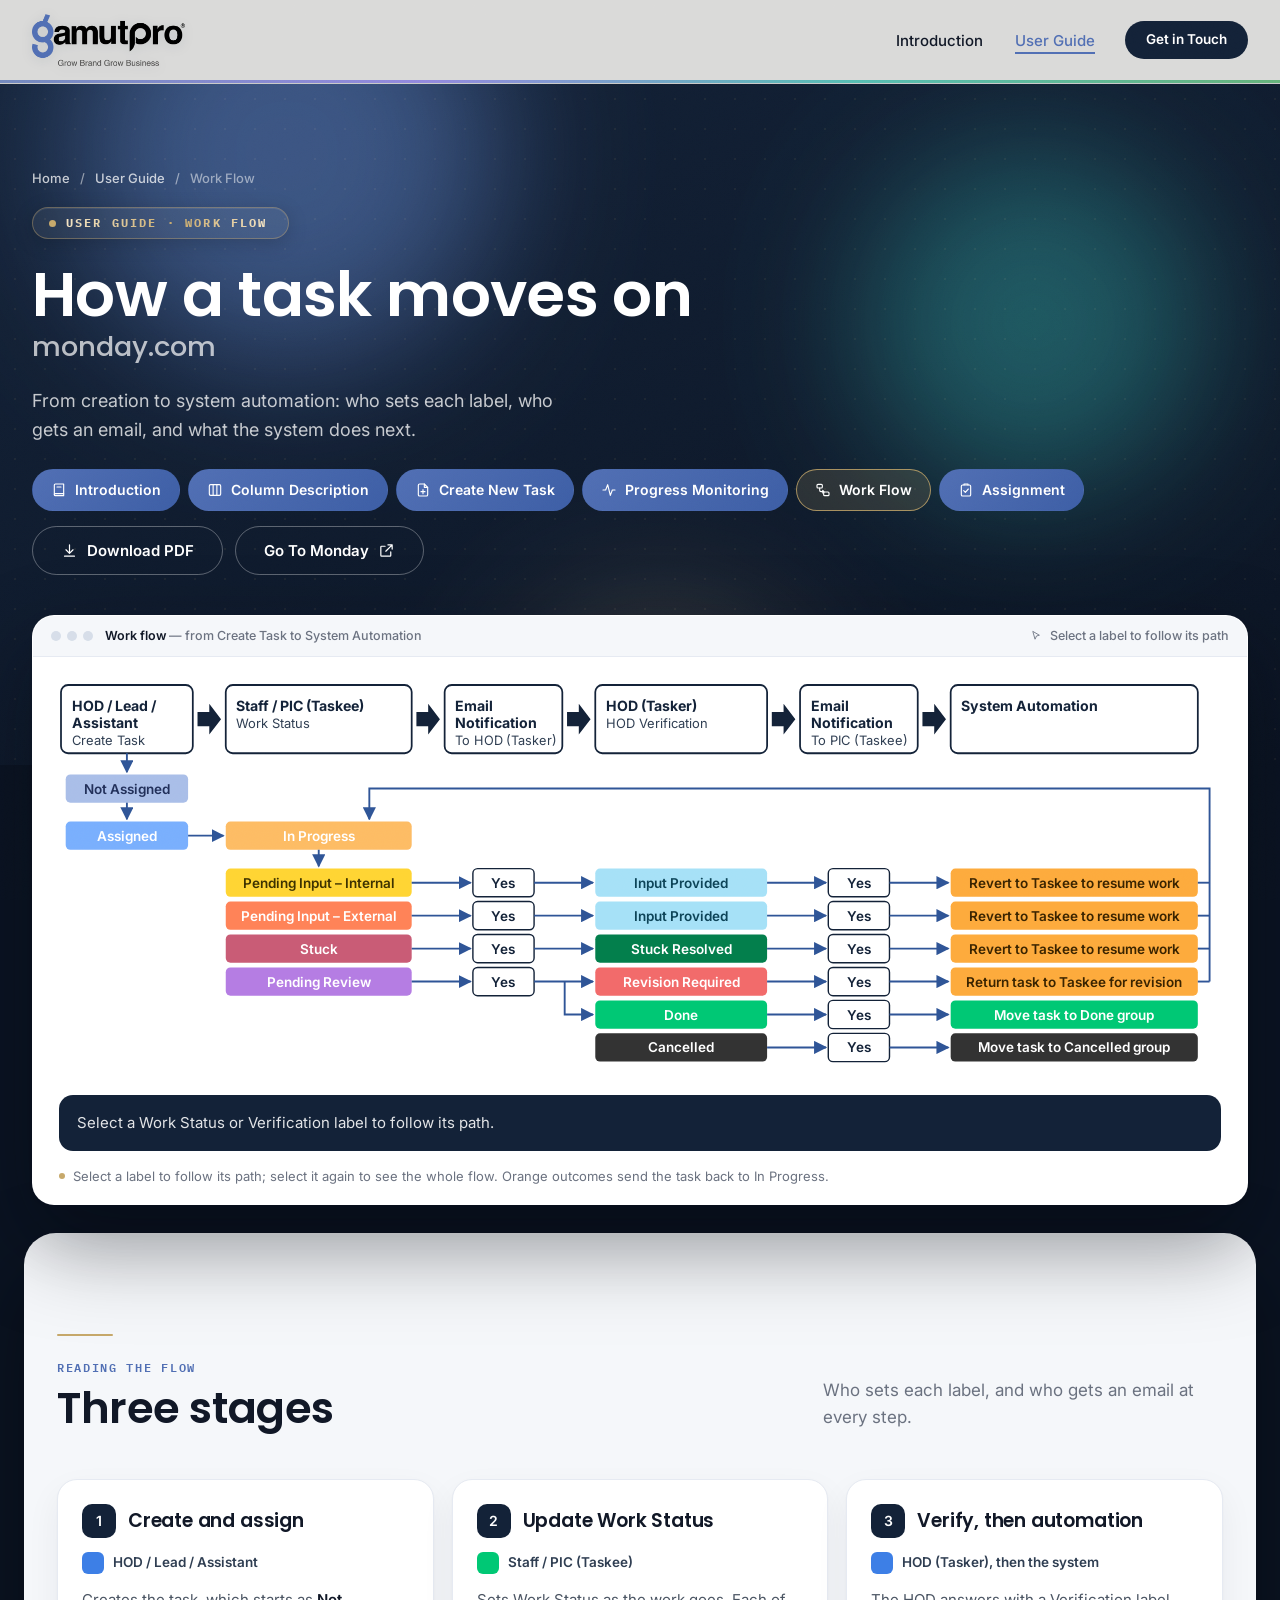
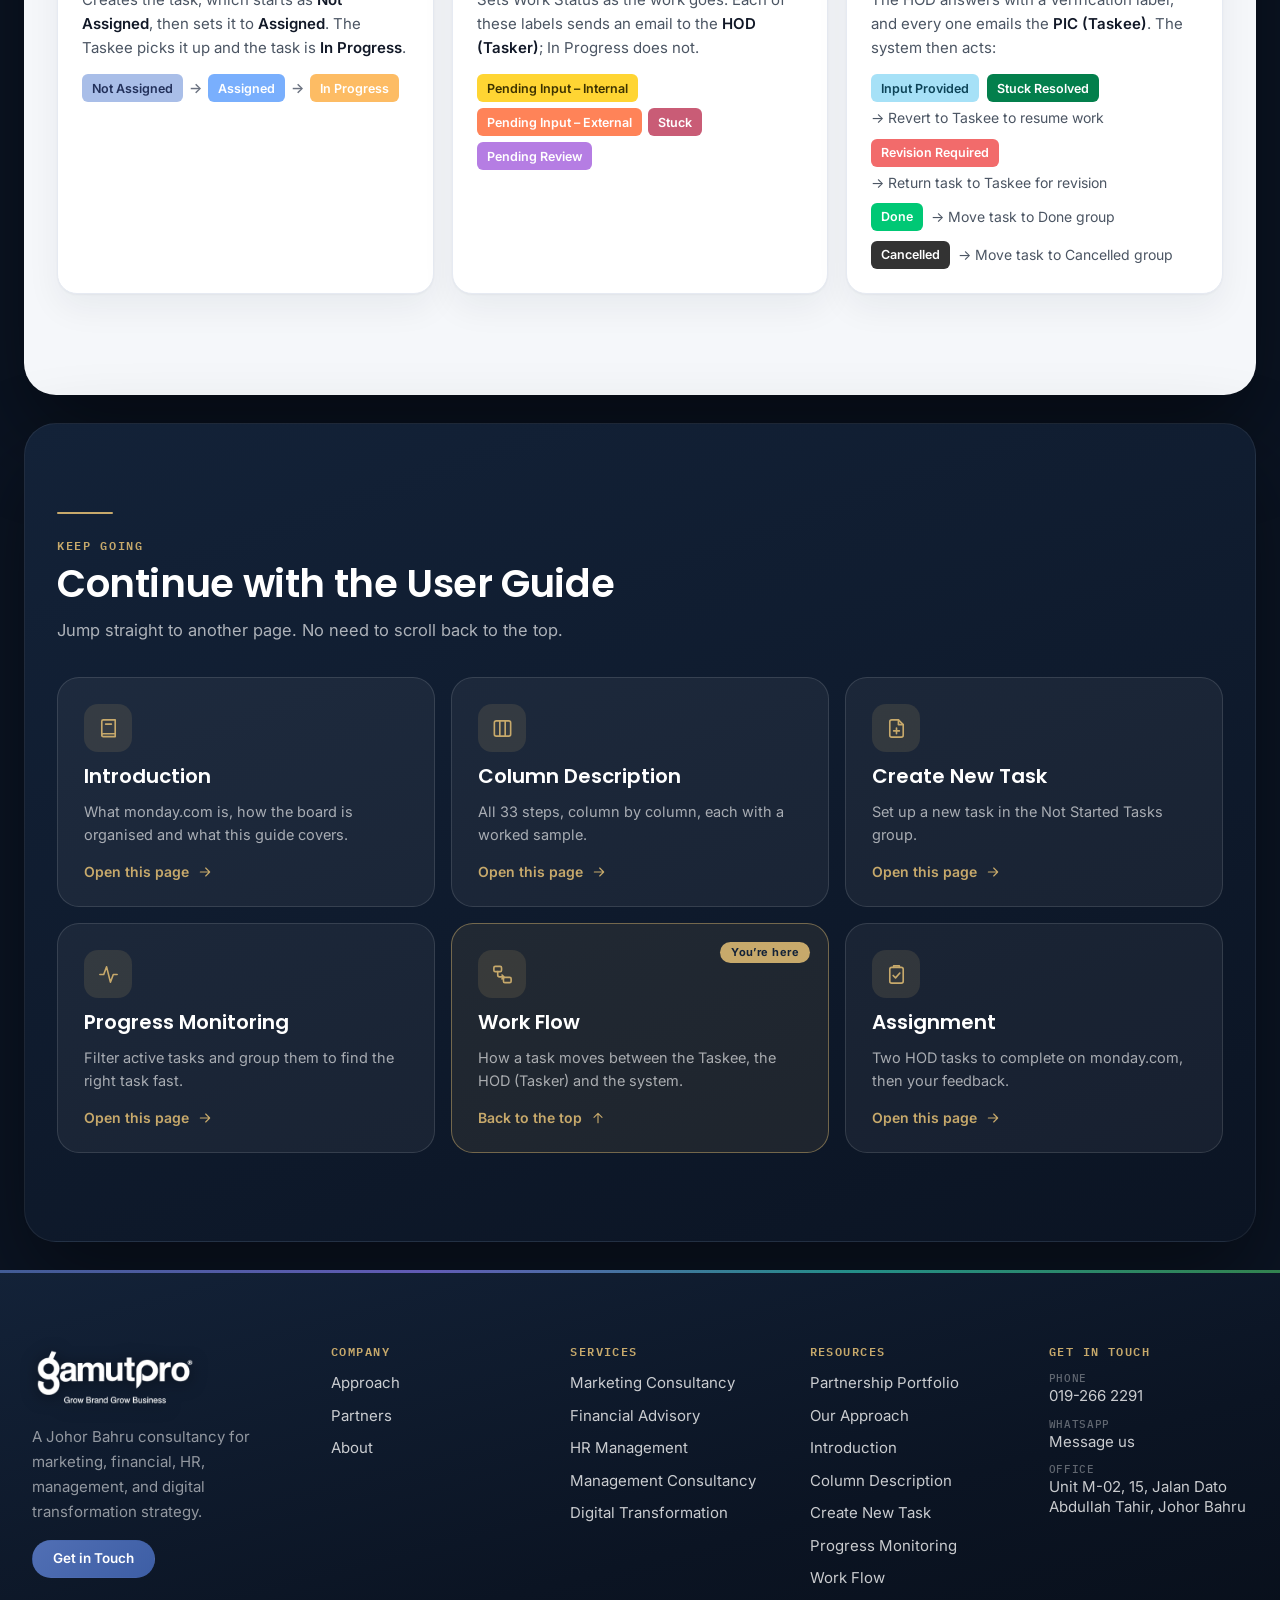
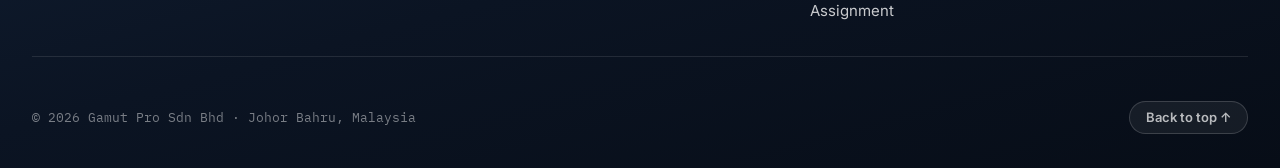
<file: user-guide-workflow.html>
<!DOCTYPE html>
<html lang="en">
<head>
<meta charset="UTF-8">
<script>document.documentElement.classList.add('js');</script>
<meta name="viewport" content="width=device-width, initial-scale=1">
<title>Work Flow — monday.com User Guide — Gamut Pro Sdn Bhd</title>
<meta name="description" content="How a task moves on monday.com: who sets each label, who gets an email and what the system does next.">
<!-- Internal guide: delete the next line if you want search engines to index these pages -->
<meta name="robots" content="noindex, nofollow">
<meta name="theme-color" content="#132238">
<meta name="color-scheme" content="light">
<link rel="icon" type="image/png" href="Photos/favicon-g.png">
<link rel="apple-touch-icon" href="Photos/favicon-g.png">
<link rel="preconnect" href="https://fonts.googleapis.com">
<link rel="preconnect" href="https://fonts.gstatic.com" crossorigin>
<link href="https://fonts.googleapis.com/css2?family=Poppins:wght@500;600;700&family=Inter:wght@400;500;600;700&family=IBM+Plex+Mono:wght@400;500;600&display=swap" rel="stylesheet">
<style>

  /* ==========================================================
     Gamut Pro — monday.com User Guide pages
     Uses the same design tokens as the main Gamut Pro site.
     ========================================================== */
  :root{
    --white:#FFFFFF;
    --bg:#F8FAFC;
    --panel:#F5F7FA;
    --ink:#111827;
    --navy:#132238;
    --midnight:#0B1423;
    --slate:#2F3E52;
    --body-text:#4B5563;
    --grey:#6B7280;
    --border:#E6EAF2;
    --divider:#D7DEE9;
    --blue:#516FB4;
    --blue-hover:#3D5EA5;
    --blue-tint:#EEF1F8;
    --blue-deep:#2E4272;
    --gold:#C7A96B;
    --gold-tint:#F7F1E4;

    --shadow-sm:0 2px 8px rgba(14,27,51,.08);
    --shadow-md:0 20px 44px rgba(14,27,51,.10);
    --shadow-lg:0 24px 60px rgba(14,27,51,.18);
    --shadow-premium:0 2px 4px rgba(14,27,51,.05),0 30px 80px rgba(14,27,51,.12);
    --radius:24px;

    /* monday.com interface recreation */
    --mk-ink:#323338;
    --mk-muted:#676879;
    --mk-line:#E6E9EF;
    --mk-border:#C3C6D4;
    --mk-blue:#0073EA;
    --mk-blue-tint:#CCE5FF;
    --mk-green:#00C875;

    --nav-h:84px;
  }
  *{box-sizing:border-box}
  [hidden]{display:none!important}
  html{scroll-behavior:smooth}
  body{margin:0;background:var(--midnight);color:var(--body-text);font-family:'Inter',system-ui,-apple-system,'Segoe UI',sans-serif;line-height:1.6;-webkit-font-smoothing:antialiased;overflow-x:hidden}
  body::after{
    content:'';position:fixed;inset:0;z-index:2147483647;pointer-events:none;
    opacity:.035;mix-blend-mode:overlay;
    background-image:url("data:image/svg+xml,%3Csvg xmlns='http://www.w3.org/2000/svg' width='180' height='180'%3E%3Cfilter id='n'%3E%3CfeTurbulence type='fractalNoise' baseFrequency='0.9' numOctaves='2' stitchTiles='stitch'/%3E%3C/filter%3E%3Crect width='100%25' height='100%25' filter='url(%23n)'/%3E%3C/svg%3E");
  }
  main>section:not(.sop-hero){
    position:relative;width:calc(100% - 48px);max-width:1400px;margin:28px auto;
    border-radius:32px;overflow:hidden;border:1px solid rgba(255,255,255,.07);
    box-shadow:0 40px 90px rgba(0,0,0,.45);
  }
  @media (max-width:768px){ main>section:not(.sop-hero){ width:calc(100% - 28px);margin:16px auto;border-radius:22px } }
  img{max-width:100%;height:auto;display:block}
  a{color:var(--blue);text-decoration:none}
  a:hover{color:var(--blue-hover)}
  h1,h2,h3{margin:0;font-family:'Poppins',system-ui,sans-serif;font-weight:600;letter-spacing:-.01em;color:var(--ink)}
  p{margin:0}
  section{scroll-margin-top:calc(var(--nav-h) + 12px)}
  .sr-only{position:absolute;width:1px;height:1px;padding:0;margin:-1px;overflow:hidden;clip:rect(0,0,0,0);white-space:nowrap;border:0}
  .eyebrow{font:600 12px/1 'IBM Plex Mono',ui-monospace,monospace;letter-spacing:.14em;text-transform:uppercase;color:var(--blue);margin:0 0 12px;display:inline-block}
  .divider-gold{display:block;height:2px;width:56px;background:var(--gold);border-radius:2px;margin-bottom:18px}
  :focus-visible{outline:2px solid var(--blue);outline-offset:2px;border-radius:4px}
  .ic{width:1em;height:1em;fill:none;stroke:currentColor;stroke-width:1.7;stroke-linecap:round;stroke-linejoin:round;flex:none}

  .btn{display:inline-flex;align-items:center;justify-content:center;gap:9px;padding:15px 28px;border-radius:999px;font:600 15px/1 'Inter',sans-serif;white-space:nowrap;cursor:pointer;border:1.5px solid transparent;transition:background .2s ease,border-color .2s ease,color .2s ease,transform .2s ease,box-shadow .2s ease}
  .btn:hover{transform:translateY(-2px)}
  .btn .ic{width:17px;height:17px}
  .btn-primary{background:linear-gradient(135deg,var(--blue) 0%,var(--blue-hover) 100%);color:#fff}
  .btn-primary:hover{box-shadow:0 20px 50px rgba(81,111,180,.35);color:#fff}
  .btn-dark{background:var(--navy);color:#fff}
  .btn-dark:hover{background:var(--blue);color:#fff}
  .btn-outline-light{background:transparent;border-color:rgba(255,255,255,.32);color:#fff}
  .btn-outline-light:hover{background:rgba(255,255,255,.1);color:#fff}
  .btn-sm{padding:11px 20px;font-size:13.5px}

  /* ---------- nav (same as main site) ---------- */
  .nav{position:sticky;top:0;z-index:50;background:rgba(247,246,243,.88);backdrop-filter:blur(14px);-webkit-backdrop-filter:blur(14px);border-bottom:1px solid rgba(20,22,26,.08);transition:box-shadow .25s ease}
  .nav.is-scrolled{box-shadow:var(--shadow-sm)}
  .nav-inner{max-width:1440px;margin:0 auto;padding:14px 32px;display:flex;align-items:center;gap:28px;transition:padding .25s ease}
  .nav.is-scrolled .nav-inner{padding:10px 32px}
  .nav-brand{display:flex;align-items:center;margin-right:auto;flex-shrink:0}
  .nav-logo{height:52px;width:auto!important;max-width:none!important;flex-shrink:0;object-fit:contain;transition:height .25s ease;filter:drop-shadow(0 2px 6px rgba(14,27,51,.10))}
  .nav.is-scrolled .nav-logo{height:40px}
  .nav-wordmark{font:700 22px/1 'Poppins',sans-serif;color:var(--navy);letter-spacing:-.02em}
  .nav-wordmark b{color:var(--blue);font-weight:700}
  .nav-links{display:flex;align-items:center;gap:28px}
  .nav-links a{position:relative;color:var(--ink);font:500 15px/1 'Inter',sans-serif;padding:6px 2px}
  .nav-links a::after{content:'';position:absolute;left:2px;right:2px;bottom:0;height:2px;background:var(--blue);transform:scaleX(0);transform-origin:left;transition:transform .25s ease}
  .nav-links a:hover,.nav-links a.is-current{color:var(--blue)}
  .nav-links a:hover::after,.nav-links a.is-current::after{transform:scaleX(1)}
  .nav-toggle{display:none;flex-direction:column;justify-content:center;gap:4px;width:36px;height:36px;background:none;border:1px solid var(--border);border-radius:8px;cursor:pointer;flex-shrink:0}
  .nav-toggle span{display:block;height:2px;background:var(--ink);border-radius:2px;margin:0 8px}
  @media (max-width:920px){ .nav-links{display:none} .nav-toggle{display:flex} }
  @media (max-width:500px){ .nav-inner{padding-left:14px!important;padding-right:14px!important;gap:10px!important} }
  .nav-spectrum{height:3px;width:100%;background:linear-gradient(90deg,#516FB4,#7C6FE0,#2BB4A6,#3FA65C,#E8A33D,#E2604F,#516FB4);background-size:200% 100%;animation:spectrum-shift 18s linear infinite;position:relative;z-index:2;opacity:.75}
  @keyframes spectrum-shift{from{background-position:0% 0}to{background-position:-100% 0}}
  /* reading progress sits on top of the spectrum line */
  .read-progress{position:absolute;left:0;right:0;bottom:0;height:3px;z-index:3;background:var(--navy);transform:scaleX(0);transform-origin:left center}

  .mobile-menu{
    position:fixed;inset:0;z-index:60;display:flex;flex-direction:column;align-items:flex-start;justify-content:center;gap:4px;
    padding:32px 40px;background:var(--midnight);
    opacity:0;visibility:hidden;transform:translateY(-14px);pointer-events:none;
    transition:opacity .3s ease,transform .3s ease,visibility .3s;
  }
  .mobile-menu.is-open{opacity:1;visibility:visible;transform:none;pointer-events:auto}
  .mobile-menu a{padding:14px 4px;color:rgba(255,255,255,.85);font:600 clamp(22px,6vw,30px)/1.2 'Poppins',sans-serif;border-bottom:1px solid rgba(255,255,255,.1);width:100%}
  .mobile-menu a:hover{color:#fff}
  .mobile-menu a.is-current{color:var(--gold)}
  .mobile-menu .btn{margin-top:16px}
  .mobile-menu-close{position:absolute;top:20px;right:24px;width:40px;height:40px;border-radius:50%;background:rgba(255,255,255,.08);border:1px solid rgba(255,255,255,.2);color:#fff;font-size:20px;line-height:1;cursor:pointer}

  /* ---------- hero ---------- */
  .sop-hero{position:relative;background:linear-gradient(160deg,var(--navy) 0%,var(--midnight) 100%);overflow:hidden;color:#fff}
  .sop-hero::before{content:'';position:absolute;inset:0;pointer-events:none;background-image:radial-gradient(rgba(199,169,107,.08) 1px,transparent 1px);background-size:30px 30px}
  .hero-aurora{position:absolute;inset:0;z-index:1;pointer-events:none;mix-blend-mode:screen;opacity:.55}
  .hero-aurora span{position:absolute;border-radius:50%;filter:blur(70px);animation:auroraDrift 16s ease-in-out infinite alternate}
  .hero-aurora .a1{width:420px;height:420px;background:#516FB4;top:-140px;left:6%}
  .hero-aurora .a2{width:340px;height:340px;background:#2BB4A6;top:10%;right:6%;animation-delay:-5s;opacity:.7}
  .hero-aurora .a3{width:300px;height:300px;background:var(--gold);bottom:-140px;left:40%;opacity:.45;animation-delay:-10s}
  @keyframes auroraDrift{0%{transform:translate(0,0) scale(1)}50%{transform:translate(40px,-30px) scale(1.12)}100%{transform:translate(-30px,20px) scale(.96)}}
  .sop-hero-inner{position:relative;z-index:2;max-width:1440px;margin:0 auto;padding:clamp(48px,8vw,88px) 32px clamp(150px,16vw,190px)}
  .sop-hero-copy{max-width:700px;display:flex;flex-direction:column;gap:22px;animation:riseIn .7s ease both}
  @keyframes riseIn{from{opacity:0;transform:translateY(18px)}to{opacity:1;transform:none}}
  .breadcrumb{display:flex;flex-wrap:wrap;align-items:center;gap:10px;font:500 13px/1 'Inter',sans-serif;color:rgba(255,255,255,.5)}
  .breadcrumb a{color:rgba(255,255,255,.75)}
  .breadcrumb a:hover{color:#fff}
  .hero-tag{
    display:inline-flex;align-items:center;gap:10px;width:fit-content;
    padding:9px 20px 9px 16px;border-radius:999px;
    background:rgba(255,255,255,.06);backdrop-filter:blur(8px);-webkit-backdrop-filter:blur(8px);
    border:1px solid rgba(199,169,107,.4);box-shadow:0 4px 20px rgba(0,0,0,.18),inset 0 1px 0 rgba(255,255,255,.08);
  }
  .hero-tag .dot{width:7px;height:7px;border-radius:50%;background:var(--gold);flex-shrink:0;animation:tagPulse 2.4s ease-out infinite}
  @keyframes tagPulse{0%{box-shadow:0 0 0 0 rgba(199,169,107,.5)}70%{box-shadow:0 0 0 7px rgba(199,169,107,0)}100%{box-shadow:0 0 0 0 rgba(199,169,107,0)}}
  .hero-tag span:last-child{
    font:700 12px/1 'IBM Plex Mono',monospace;letter-spacing:.18em;
    background:linear-gradient(90deg,#F4E4C4 0%,var(--gold) 55%,#F4E4C4 100%);
    -webkit-background-clip:text;background-clip:text;-webkit-text-fill-color:transparent;color:var(--gold);
  }
  .sop-hero h1{font-size:clamp(2.3rem,5vw,3.9rem);line-height:1.06;color:#fff}
  .sop-hero p.lead{font:400 18px/1.62 'Inter',sans-serif;color:rgba(255,255,255,.76);max-width:560px}
  .hero-actions{display:flex;flex-wrap:wrap;gap:14px}

  /* ---------- board overview (overlaps hero) ---------- */
  .board-wrap{position:relative;z-index:5;max-width:1440px;margin:clamp(-150px,-12vw,-110px) auto 0;padding:0 32px}
  @media (max-width:768px){ .board-wrap{padding:0 14px} }
  .board-frame{background:#fff;border-radius:22px;border:1px solid rgba(255,255,255,.6);box-shadow:var(--shadow-premium),0 40px 90px rgba(0,0,0,.35);overflow:hidden}
  .frame-bar{display:flex;align-items:center;gap:12px;padding:12px 18px;background:var(--panel);border-bottom:1px solid var(--border);font:500 12.5px/1.3 'Inter',sans-serif;color:var(--grey)}
  .frame-bar .dots{display:flex;gap:6px;flex:none}
  .frame-bar .dots i{width:10px;height:10px;border-radius:50%;background:var(--divider)}
  .frame-bar strong{color:var(--ink);font-weight:600}
  .frame-bar .frame-hint{margin-left:auto;display:flex;align-items:center;gap:8px;white-space:nowrap}
  @media (max-width:640px){ .frame-bar .frame-hint{display:none} }
  .board-scroll{overflow-x:auto;-webkit-overflow-scrolling:touch}
  .mk-board{min-width:1080px;padding:26px 24px 28px}
  .board-caption{padding:0 24px 22px;font:400 13.5px/1.5 'Inter',sans-serif;color:var(--grey)}
  .swipe-note{display:none}
  @media (max-width:1100px){ .swipe-note{display:inline} }

  .mk-board-grid{display:grid;grid-template-columns:64px minmax(250px,1.3fr) minmax(260px,1.6fr) 180px 150px 190px;border-left:6px solid var(--mk-green);border-radius:6px 0 0 6px}
  .mk-board-grid>div{min-width:0;min-height:46px;display:flex;align-items:center;padding:0 12px;border-bottom:1px solid var(--mk-line);border-right:1px solid var(--mk-line);font:400 14px/1.3 'Inter',sans-serif;color:var(--mk-ink)}
  .mk-board-grid>.bh{font-weight:500;gap:8px;white-space:nowrap;border-top:1px solid var(--mk-line)}
  .mk-board-grid>.bh.c,.mk-board-grid>.bc.c{justify-content:center}
  .mk-board-grid>.bc.fill{padding:0}
  .mk-board-grid>.bc.fill .mk-status{height:100%;border-radius:0;cursor:default}
  .mk-board-grid>.bc.name{justify-content:space-between;gap:10px}
  .mk-board-grid>.bc.rest{grid-column:span 4;border-right:0;border-bottom:0}
  .mk-board-grid>.bc.add{color:var(--mk-muted);border-bottom:0}
  .mk-board-grid>.bc.add-check{border-bottom:0}
  .ellipsis{display:block;white-space:nowrap;overflow:hidden;text-overflow:ellipsis;min-width:0;flex:1}

  /* numbered pins on the board */
  .pinned{position:relative;display:inline-flex;align-items:center;gap:8px}
  .pin{
    position:relative;z-index:2;margin-left:2px;
    width:22px;height:22px;border-radius:50%;flex:none;
    display:flex;align-items:center;justify-content:center;
    background:var(--navy);color:#fff;font:600 11px/1 'Inter',sans-serif;
    box-shadow:0 0 0 3px #fff,0 4px 10px rgba(14,27,51,.25);
    transition:transform .2s ease,background .2s ease;
  }
  .pin:hover,.pin:focus-visible{background:var(--gold);color:var(--navy);transform:scale(1.15)}
  .pinned .pin{box-shadow:0 0 0 3px #fff,0 4px 10px rgba(14,27,51,.22)}

  /* ---------- Guide section ---------- */
  .sop{background:var(--panel)}
  main>section.sop{overflow:clip}
  .sop-inner{max-width:1440px;margin:0 auto;padding:clamp(56px,9vw,100px) 32px}
  @media (max-width:768px){ .sop-inner{padding-left:16px;padding-right:16px} }
  .section-head{display:flex;flex-wrap:wrap;align-items:flex-end;justify-content:space-between;gap:28px;margin-bottom:48px}
  .section-head h2{font-size:clamp(1.9rem,3.6vw,2.7rem);line-height:1.08}
  .section-head p{font:400 17px/1.6 'Inter',sans-serif;color:var(--grey);max-width:400px}

  .sop-layout{display:grid;grid-template-columns:250px minmax(0,1fr);gap:44px;align-items:start}
  .sop-toc{position:sticky;top:calc(var(--nav-h) + 24px);background:#fff;border:1px solid var(--border);border-radius:20px;padding:20px 14px;box-shadow:var(--shadow-sm)}
  .sop-toc-title{display:block;padding:0 10px 12px;font:600 14px/1.2 'Poppins',sans-serif;color:var(--ink)}
  .sop-toc ol{position:relative;list-style:none;margin:0;padding:0;display:flex;flex-direction:column;gap:2px}
  .sop-toc a{display:flex;align-items:center;gap:12px;padding:9px 10px;border-radius:12px;color:var(--slate);font:500 14px/1.3 'Inter',sans-serif;transition:background .2s ease,color .2s ease}
  .sop-toc a .n{flex:none;width:24px;height:24px;border-radius:8px;display:flex;align-items:center;justify-content:center;background:var(--panel);font:600 11.5px/1 'Inter',sans-serif;color:var(--grey);transition:background .2s ease,color .2s ease}
  .sop-toc a:hover{background:var(--panel);color:var(--ink)}
  .sop-toc a.is-active{background:var(--blue-tint);color:var(--blue-deep)}
  .sop-toc a.is-active .n{background:var(--navy);color:#fff}
  .sop-toc-progress{margin:14px 10px 0;padding-top:16px;border-top:1px solid var(--border)}
  .sop-toc-track{height:4px;border-radius:4px;background:var(--border);overflow:hidden}
  .sop-toc-track span{display:block;height:100%;width:11.1%;background:linear-gradient(90deg,var(--blue),var(--gold));transition:width .4s ease}
  .sop-toc-label{display:block;margin-top:10px;font:500 12.5px/1 'Inter',sans-serif;color:var(--grey)}
  @media (max-width:1024px){
    .sop-layout{display:block}
    .sop-toc{top:var(--nav-h);z-index:20;padding:8px;border-radius:16px;margin-bottom:22px}
    .sop-toc-title,.sop-toc-progress{display:none}
    .sop-toc ol{flex-direction:row;overflow-x:auto;scrollbar-width:none;gap:4px}
    .sop-toc ol::-webkit-scrollbar{display:none}
    .sop-toc a{white-space:nowrap;padding:8px 12px 8px 8px}
  }

  .sop-steps{display:flex;flex-direction:column;gap:26px}
  .sop-step{scroll-margin-top:calc(var(--nav-h) + 24px);background:#fff;border:1px solid var(--border);border-radius:var(--radius);padding:clamp(22px,3.4vw,40px);box-shadow:var(--shadow-sm);transition:box-shadow .3s ease,border-color .3s ease}
  @media (max-width:1024px){ .sop-step{scroll-margin-top:calc(var(--nav-h) + 84px)} }
  .sop-step.is-active{border-color:rgba(81,111,180,.4);box-shadow:var(--shadow-md)}
  .sop-step-head{display:flex;align-items:center;gap:18px;margin-bottom:26px}
  .sop-step-num{flex:none;width:56px;height:56px;border-radius:16px;background:linear-gradient(135deg,var(--navy),var(--blue-deep));color:#fff;font:600 19px/1 'Poppins',sans-serif;display:flex;align-items:center;justify-content:center;box-shadow:0 10px 24px rgba(19,34,56,.22)}
  .sop-step-cat{display:flex;flex-wrap:wrap;align-items:center;gap:4px 8px;margin-bottom:5px;font:500 13.5px/1.3 'Inter',sans-serif;color:var(--blue)}
  .sop-step h3{font-size:clamp(20px,2.4vw,25px);line-height:1.2}

  .sop-step-content{display:grid;grid-template-columns:minmax(0,1fr) minmax(0,1.12fr);gap:30px;align-items:start}
  .sop-step.is-wide .sop-step-content{grid-template-columns:minmax(0,1fr)}
  @media (max-width:820px){ .sop-step-content{grid-template-columns:minmax(0,1fr)} }
  .sop-copy{display:flex;flex-direction:column;gap:16px}
  @media (min-width:821px){
    .is-wide .sop-copy{display:grid;grid-template-columns:minmax(0,1.5fr) minmax(0,1fr);gap:16px 24px;align-items:start}
    .is-wide .sop-copy>.full{grid-column:1/-1}
  }
  .sop-label{display:block;margin-bottom:6px;font:600 13px/1.2 'Inter',sans-serif;color:var(--ink)}
  .sop-field p{font:400 16px/1.65 'Inter',sans-serif;color:var(--body-text)}
  .sop-field p strong{color:var(--ink);font-weight:600}
  .sop-sample{background:var(--gold-tint);border:1px solid rgba(199,169,107,.38);border-radius:14px;padding:14px 18px}
  .sop-sample .sop-label{color:#8A6A2C}
  .sop-sample p{color:var(--ink);font-weight:500}
  .sop-note{display:flex;gap:12px;align-items:flex-start;background:var(--blue-tint);border-radius:14px;padding:14px 16px;font:400 14.5px/1.55 'Inter',sans-serif;color:var(--blue-deep)}
  .sop-note .ic{width:20px;height:20px;margin-top:1px;color:var(--blue)}
  .sop-note strong{font-weight:600}
  .inline-ic{display:inline-flex;vertical-align:-3px;width:18px;height:18px;color:var(--ink)}

  .sop-bullets{list-style:none;margin:0;padding:0;display:grid;grid-template-columns:repeat(2,minmax(0,1fr));gap:12px;counter-reset:b}
  @media (max-width:640px){ .sop-bullets{grid-template-columns:minmax(0,1fr)} }
  .sop-bullets li{counter-increment:b;display:flex;gap:12px;align-items:flex-start;padding:14px 16px;border:1px solid var(--border);border-radius:14px;background:var(--bg);font:400 15px/1.55 'Inter',sans-serif;color:var(--body-text)}
  .sop-bullets li::before{content:counter(b);flex:none;width:24px;height:24px;border-radius:50%;background:var(--navy);color:#fff;font:600 12px/24px 'Inter',sans-serif;text-align:center}
  .sop-bullets strong{color:var(--ink);font-weight:600}

  /* screen preview frame */
  .sop-screen{margin:0;border:1px solid var(--border);border-radius:18px;background:#fff;overflow:hidden;box-shadow:0 1px 2px rgba(14,27,51,.04),0 14px 34px rgba(14,27,51,.07)}
  .sop-screen .frame-bar{padding:10px 14px;font-size:12px}
  .sop-screen .frame-bar .dots i{width:9px;height:9px}
  .sop-screen-body{padding:24px 22px}
  @media (max-width:520px){ .sop-screen-body{padding:18px 14px} }
  .mk-hint{display:flex;align-items:center;gap:8px;margin-top:16px;font:400 13px/1.45 'Inter',sans-serif;color:var(--grey)}
  .mk-hint::before{content:'';flex:none;width:6px;height:6px;border-radius:50%;background:var(--gold)}

  /* ---------- monday.com UI pieces ---------- */
  .mk{font:400 14px/1.4 'Inter',system-ui,sans-serif;color:var(--mk-ink)}
  .mk-sq{width:12px;height:12px;border-radius:3px;background:var(--mk-green);flex:none}
  .mk-info{width:16px;height:16px;color:#9699A6}
  .mk-cb{flex:none;width:16px;height:16px;border:1.5px solid var(--mk-border);border-radius:4px;background:#fff}
  .mk-bubble{width:20px;height:20px;color:#9699A6}

  .mk-table{border:1px solid var(--mk-line);border-left:5px solid var(--mk-green);border-radius:8px;overflow:hidden;background:#fff}
  .mk-th{display:flex;align-items:center;gap:8px;padding:11px 14px;font-weight:500;border-bottom:1px solid var(--mk-line)}
  .mk-th.c{justify-content:center}
  .mk-td{display:flex;align-items:center;min-height:46px;padding:11px 14px;border-bottom:1px solid var(--mk-line)}
  .mk-td:last-child{border-bottom:0}
  .mk-td.c{justify-content:center}
  .mk-td.is-editing{box-shadow:inset 0 0 0 2px var(--mk-blue)}
  .mk-td.is-placeholder{color:#9699A6}
  .mk-td.is-new{background:#F0F8FF;gap:10px;flex-wrap:wrap}
  .mk-td.stack{flex-direction:column;align-items:flex-start;gap:6px}
  .mk-state{font:600 11px/1 'Inter',sans-serif;padding:4px 8px;border-radius:999px;background:#EEF0F4;color:var(--mk-muted)}
  .mk-state.is-done{background:#DCF7EA;color:#037F4C}
  .mk-new-badge{font:600 11px/1 'Inter',sans-serif;padding:4px 8px;border-radius:999px;background:var(--mk-blue);color:#fff}
  .mk-caret{display:inline-block;width:1.5px;height:18px;margin-left:1px;background:var(--mk-blue);vertical-align:-3px;animation:blink 1s steps(1) infinite}
  @keyframes blink{50%{opacity:0}}
  .mk-add{display:flex;align-items:center;gap:8px;padding:10px 14px;color:var(--mk-muted)}
  .mk-add-box{display:inline-flex;align-items:center;gap:8px;padding:6px 12px;border:1.5px solid var(--mk-blue);border-radius:6px;background:#fff;color:var(--mk-ink);box-shadow:0 0 0 4px rgba(0,115,234,.12)}

  /* step 1 — selection + action bar */
  .mk-row{display:flex;align-items:center;gap:14px;padding:12px 14px;border:1px solid var(--mk-line);border-left:5px solid var(--mk-green);border-radius:8px;background:#fff;transition:background .2s ease}
  .mk-row.is-selected{background:var(--mk-blue-tint)}
  .mk-check{position:relative;display:inline-flex;flex:none}
  .mk-check input{position:absolute;inset:-6px;width:calc(100% + 12px);height:calc(100% + 12px);margin:0;opacity:0;cursor:pointer}
  .mk-check span{width:18px;height:18px;border-radius:4px;border:1.5px solid var(--mk-border);background:#fff;display:flex;align-items:center;justify-content:center;transition:background .15s ease,border-color .15s ease}
  .mk-check input:checked+span{background:var(--mk-blue);border-color:var(--mk-blue)}
  .mk-check input:checked+span::after{content:'';width:5px;height:9px;border:solid #fff;border-width:0 2px 2px 0;transform:translate(0,-1px) rotate(45deg)}
  .mk-check input:focus-visible+span{outline:2px solid var(--blue);outline-offset:3px}
  .mk-actionbar{display:flex;align-items:center;gap:16px;margin-top:16px;padding:10px 16px;background:#fff;border:1px solid var(--mk-line);border-radius:10px;box-shadow:0 8px 24px rgba(0,0,0,.12);overflow-x:auto;transition:opacity .25s ease,transform .25s ease}
  .mk-actionbar.is-hidden{opacity:0;transform:translateY(8px);pointer-events:none}
  .mk-ab-count{flex:none;width:30px;height:30px;border-radius:50%;background:var(--mk-blue);color:#fff;display:flex;align-items:center;justify-content:center;font-weight:600}
  .mk-ab-title{display:flex;align-items:center;gap:8px;white-space:nowrap;font-weight:500;padding-right:16px;border-right:1px solid var(--mk-line)}
  .mk-ab-actions{display:flex;gap:2px;flex:1}
  .mk-ab-act{display:flex;flex-direction:column;align-items:center;gap:5px;padding:4px 8px;font-size:11.5px;color:var(--mk-muted);white-space:nowrap}
  .mk-ab-act .ic{width:19px;height:19px;color:var(--mk-ink);stroke-width:1.5}
  .mk-ab-act.is-disabled{opacity:.38}
  .mk-ab-close{flex:none;padding-left:14px;border-left:1px solid var(--mk-line);color:var(--mk-muted);font-size:20px;line-height:1}

  /* step 3 — column info */
  .mk-s3{padding-top:52px;min-height:236px}
  .mk-s3 .mk-th{display:inline-flex;border:1px solid var(--mk-line);border-left:5px solid var(--mk-green);border-radius:8px;background:#fff}
  .mk-info-wrap{position:relative;display:inline-flex}
  .mk-info-btn{display:inline-flex;padding:3px;border:0;border-radius:6px;background:#E6E9EF;cursor:pointer;color:var(--mk-ink)}
  .mk-info-btn .mk-info{color:var(--mk-ink)}
  .mk-info-btn[aria-expanded="false"]{background:transparent}
  .mk-info-btn[aria-expanded="false"] .mk-info{color:#9699A6}
  .mk-tooltip{position:absolute;bottom:calc(100% + 12px);left:50%;transform:translateX(-50%);white-space:nowrap;padding:8px 12px;border-radius:6px;background:#323338;color:#fff;font-size:12.5px;font-weight:500;pointer-events:none}
  .mk-tooltip::after{content:'';position:absolute;top:100%;left:50%;margin-left:-6px;border:6px solid transparent;border-top-color:#323338}
  .mk-more{color:var(--mk-muted);letter-spacing:1px}
  .mk-popover{position:absolute;top:calc(100% + 14px);left:-128px;width:290px;padding:14px 16px;background:#fff;border-radius:10px;box-shadow:0 10px 32px rgba(0,0,0,.16);border:1px solid var(--mk-line);font-weight:400;transition:opacity .2s ease,transform .2s ease}
  .mk-popover.is-hidden{opacity:0;transform:translateY(-6px);pointer-events:none}
  .mk-pop-title{display:flex;align-items:center;gap:8px;font-size:12.5px;color:var(--mk-muted);margin-bottom:6px}
  .mk-pop-title .ic{width:15px;height:15px}
  .mk-popover p{font-size:13.5px;line-height:1.5;color:var(--mk-ink)}
  .mk-s3 .mk-th{position:relative}
  @media (max-width:520px){
    .mk-s3 .mk-info-wrap{position:static}
    .mk-s3 .mk-popover{left:0;right:0;width:auto}
    .mk-s3 .mk-tooltip{left:auto;right:0;transform:none}
    .mk-s3 .mk-tooltip::after{left:auto;right:43px;margin-left:0}
  }

  /* step 4 — updates panel */
  .mk-updates{border:1px solid var(--mk-line);border-radius:12px;overflow:hidden;background:#fff}
  .mk-tabs{display:flex;gap:4px;padding:0 12px;border-bottom:1px solid var(--mk-line);overflow-x:auto;scrollbar-width:none}
  .mk-tabs::-webkit-scrollbar{display:none}
  .mk-tab{display:flex;align-items:center;gap:6px;padding:13px 10px 12px;font-size:13.5px;color:var(--mk-muted);white-space:nowrap;border-bottom:2px solid transparent;margin-bottom:-1px}
  .mk-tab .ic{width:16px;height:16px}
  .mk-tab.is-active{color:var(--mk-ink);border-bottom-color:var(--mk-blue)}
  .mk-tab .heart{color:#E2445C}
  .mk-subtabs{display:flex;flex-wrap:wrap;gap:6px 16px;padding:14px 16px 0;font-size:12.5px;color:var(--mk-muted)}
  .mk-subtabs span{display:inline-flex;align-items:center;gap:6px}
  .mk-subtabs .ic{width:15px;height:15px}
  .mk-editor{margin:12px 16px 16px;border:1px solid var(--mk-border);border-radius:8px;background:#fff;transition:border-color .2s ease,box-shadow .2s ease}
  .mk-editor:focus-within{border-color:var(--mk-blue);box-shadow:0 0 0 3px rgba(0,115,234,.14)}
  .mk-editor textarea{display:block;width:100%;min-height:84px;padding:12px 14px;border:0;background:transparent;resize:vertical;font:400 14px/1.5 'Inter',sans-serif;color:var(--mk-ink);border-radius:8px}
  .mk-editor textarea:focus{outline:none}
  .mk-editor textarea::placeholder{color:#9699A6}
  .mk-editor-bar{display:flex;align-items:center;justify-content:space-between;gap:10px;padding:8px 10px;border-top:1px solid var(--mk-line)}
  .mk-tools{display:flex;gap:2px}
  .mk-tool{display:inline-flex;align-items:center;justify-content:center;width:32px;height:32px;border:0;border-radius:6px;background:transparent;color:var(--mk-muted);cursor:default}
  .mk-tool .ic{width:18px;height:18px}
  button.mk-tool{cursor:pointer}
  button.mk-tool:hover{background:#F0F1F5;color:var(--mk-ink)}
  .mk-tool.is-highlight{color:var(--mk-blue);background:#E6F1FD}
  .mk-btn-update{border:0;border-radius:6px;padding:9px 18px;background:var(--mk-blue);color:#fff;font:500 13.5px/1 'Inter',sans-serif;cursor:pointer;transition:background .2s ease}
  .mk-btn-update:hover{background:#0060C2}
  .mk-btn-update:disabled{background:#DCDFEC;color:#9699A6;cursor:not-allowed}
  .mk-feed{display:flex;flex-direction:column;gap:10px;padding:0 16px}
  .mk-feed:not(:empty){padding-bottom:16px}
  .mk-post{border:1px solid var(--mk-line);border-radius:10px;padding:12px 14px;animation:riseIn .35s ease both}
  .mk-post-head{display:flex;align-items:center;gap:10px;margin-bottom:6px;font-size:13px;color:var(--mk-muted)}
  .mk-post-head strong{color:var(--mk-ink);font-weight:600}
  .mk-avatar{flex:none;width:28px;height:28px;border-radius:50%;background:linear-gradient(135deg,var(--blue),var(--gold));color:#fff;font:600 10.5px/28px 'Inter',sans-serif;text-align:center}
  .mk-post p{font-size:14px;line-height:1.5;color:var(--mk-ink);white-space:pre-wrap;overflow-wrap:anywhere}
  .mk-mention{color:var(--mk-blue);background:#E6F1FD;border-radius:4px;padding:0 3px}

  /* step 7 — schedule */
  .mk-timeline{display:inline-flex;justify-content:center;min-width:150px;padding:5px 14px;border-radius:999px;background:var(--mk-green);color:#fff;font-size:13px;font-weight:500}
  .mk-dp{margin-top:14px;max-width:320px;padding:16px;border:1px solid var(--mk-line);border-radius:10px;background:#fff;box-shadow:0 10px 28px rgba(0,0,0,.10)}
  .mk-dp-head{display:flex;justify-content:space-between;align-items:baseline;font-size:13.5px}
  .mk-dp-head strong{font-weight:600}
  .mk-dp-head span{font-size:12.5px;color:var(--mk-muted)}
  .mk-dp-inputs{display:grid;grid-template-columns:1fr 1fr;gap:8px;margin:12px 0}
  .mk-dp-inputs span{padding:7px 10px;border:1px solid var(--mk-border);border-radius:6px;font-size:13px}
  .mk-dp-inputs .is-focus{border-color:var(--mk-blue);box-shadow:0 0 0 1px var(--mk-blue)}
  .mk-dp-nav{display:flex;align-items:center;gap:14px;margin-bottom:8px;font-size:13px}
  .mk-dp-nav .arrows{margin-left:auto;color:var(--mk-muted);letter-spacing:10px}
  .mk-cal{display:grid;grid-template-columns:repeat(7,1fr);row-gap:4px;text-align:center;font-size:12.5px}
  .mk-cal .dow{padding:4px 0;font-size:11.5px;color:var(--mk-muted)}
  .mk-cal .d{padding:6px 0}
  .mk-cal .out{color:var(--mk-border)}
  .mk-cal .in{background:var(--mk-blue-tint)}
  .mk-cal .in:nth-child(7n){border-radius:0 6px 6px 0}
  .mk-cal .in:nth-child(7n+1){border-radius:6px 0 0 6px}
  .mk-cal .start,.mk-cal .end{background:var(--mk-blue);color:#fff;font-weight:600}
  .mk-cal .start{border-radius:6px 0 0 6px}
  .mk-cal .end{border-radius:0 6px 6px 0}

  /* steps 8 & 9 — status labels */
  .mk-status{
    --t:#fff;
    display:flex;align-items:center;justify-content:center;width:100%;min-height:36px;padding:6px 10px;
    border:0;border-radius:4px;background:var(--s);color:var(--t);
    font:500 13.5px/1.2 'Inter',sans-serif;text-align:center;
  }
  button.mk-status{cursor:pointer;transition:box-shadow .15s ease,transform .15s ease}
  button.mk-status:hover{transform:translateY(-1px)}
  button.mk-status[aria-pressed="true"]{box-shadow:0 0 0 2px #fff,0 0 0 4px var(--s)}
  .mk-mini{display:grid;grid-template-columns:minmax(0,1fr) 170px;max-width:460px;border:1px solid var(--mk-line);border-left:5px solid var(--mk-green);border-radius:8px;overflow:hidden;margin-bottom:22px}
  .mk-mini>div{min-height:42px;display:flex;align-items:center;padding:0 12px;border-bottom:1px solid var(--mk-line)}
  .mk-mini>div:nth-child(odd){border-right:1px solid var(--mk-line)}
  .mk-mini>.h{font-weight:500;gap:8px}
  .mk-mini>.h.c{justify-content:center}
  .mk-mini>.v{padding:0;border-bottom:0}
  .mk-mini>.d{border-bottom:0}
  .mk-mini .mk-status{height:100%;border-radius:0;transition:background .2s ease}
  @media (max-width:520px){ .mk-mini{grid-template-columns:minmax(0,1fr) 118px} .mk-mini>div{padding:0 10px;font-size:13px} .mk-mini .mk-status{font-size:12.5px} }
  .mk-labels{list-style:none;margin:0;padding:0;display:grid;gap:10px}
  .mk-labels li{display:grid;grid-template-columns:210px minmax(0,1fr);align-items:center;gap:20px}
  .mk-labels li span{font-size:14.5px;color:var(--body-text)}
  @media (max-width:560px){ .mk-labels li{grid-template-columns:minmax(0,1fr);gap:6px} .mk-labels li span{padding-left:2px} }

  /* ---------- end of guide ---------- */
  .sop-end{display:flex;flex-wrap:wrap;align-items:center;justify-content:space-between;gap:16px 24px;padding:24px 28px;border-radius:var(--radius);background:#fff;border:1px dashed var(--divider)}
  .sop-end p{font:400 16px/1.55 'Inter',sans-serif;color:var(--body-text);max-width:520px}
  .sop-end strong{color:var(--ink);font-weight:600}
  @media print{ .sop-end{display:none} }

  /* ---------- footer (same as main site) ---------- */
  .footer{position:relative;background:linear-gradient(165deg,var(--navy) 0%,var(--midnight) 55%,#070d17 100%);overflow:hidden}
  .footer-inner{position:relative;z-index:1;max-width:1440px;width:100%;margin:0 auto;padding:clamp(48px,7vw,72px) 32px 34px;display:flex;flex-direction:column;gap:44px}
  .footer-brand{display:flex;flex-direction:column;align-items:flex-start;gap:16px}
  .footer-logo{height:64px;width:auto;filter:drop-shadow(0 2px 8px rgba(0,0,0,.5))}
  .footer-wordmark{font:700 26px/1 'Poppins',sans-serif;color:#fff}
  .footer-wordmark b{color:var(--gold)}
  .footer-brand p{font:400 15px/1.65 'Inter',sans-serif;color:rgba(255,255,255,.55);max-width:34ch}
  .footer-grid{display:grid;grid-template-columns:1.3fr 1fr 1fr 1fr 1fr;gap:40px;padding-bottom:36px;border-bottom:1px solid rgba(255,255,255,.1)}
  @media (max-width:1024px){ .footer-grid{grid-template-columns:1fr 1fr 1fr} .footer-grid>.footer-brand{grid-column:1/-1} }
  @media (max-width:760px){ .footer-grid{grid-template-columns:1fr 1fr} }
  @media (max-width:480px){ .footer-grid{grid-template-columns:1fr} }
  .footer h4{font:600 12px/1 'IBM Plex Mono',monospace;letter-spacing:.12em;text-transform:uppercase;color:var(--gold);margin:0 0 16px;display:block}
  .footer-links{display:flex;flex-direction:column;gap:13px}
  .footer-links a{position:relative;width:fit-content;font:400 15px/1.3 'Inter',sans-serif;color:rgba(255,255,255,.78)}
  .footer-links a::after{content:'';position:absolute;left:0;right:0;bottom:-3px;height:1px;background:#fff;transform:scaleX(0);transform-origin:left;transition:transform .25s ease}
  .footer-links a:hover{color:#fff}
  .footer-links a:hover::after{transform:scaleX(1)}
  .footer-contact-item{display:flex;flex-direction:column;gap:2px}
  .footer-contact-item span{font:500 11px/1 'IBM Plex Mono',monospace;letter-spacing:.06em;text-transform:uppercase;color:rgba(255,255,255,.35)}
  .footer-bottom{display:flex;flex-wrap:wrap;align-items:center;justify-content:space-between;gap:14px}
  .footer-bottom span{font:400 13px/1.4 'IBM Plex Mono',monospace;color:rgba(255,255,255,.45)}
  .footer-top-btn{display:inline-flex;align-items:center;gap:8px;font:600 13px/1 'Inter',sans-serif;color:rgba(255,255,255,.7);background:rgba(255,255,255,.06);border:1px solid rgba(255,255,255,.16);padding:9px 16px;border-radius:999px;cursor:pointer;transition:background .2s ease,color .2s ease}
  .footer-top-btn:hover{background:rgba(255,255,255,.14);color:#fff}

  @media (prefers-reduced-motion:reduce){
    *{animation-duration:.001ms!important;animation-iteration-count:1!important;transition-duration:.001ms!important}
    html{scroll-behavior:auto}
  }

  /* ---------- print / save as PDF ---------- */
  @media print{
    *{-webkit-print-color-adjust:exact;print-color-adjust:exact}
    body{background:#fff}
    body::after,.nav,.mobile-menu,.footer,.sop-toc,.hero-aurora,.hero-actions,.mk-hint,.checklist,.board-caption .swipe-note{display:none!important}
    main>section:not(.sop-hero){width:100%;margin:0;border:0;border-radius:0;box-shadow:none}
    .sop-hero{background:#fff;color:var(--ink)}
    .sop-hero::before{display:none}
    .sop-hero-inner{padding:0 0 24px}
    .sop-hero h1{color:var(--ink)}
    .sop-hero p.lead,.breadcrumb,.breadcrumb a{color:var(--grey)}
    .board-wrap{margin:0;padding:0}
    .board-frame{box-shadow:none;border:1px solid var(--border)}
    .board-scroll{overflow:visible}
    .mk-board{min-width:0;zoom:.72}
    .sop{background:#fff}
    .sop-inner{padding:24px 0}
    .sop-layout{display:block}
    .sop-step{break-inside:avoid;box-shadow:none}
  }

  /* ==========================================================
     Steps 10–31 additions
     ========================================================== */
  /* board: all 31 columns */
  .board-tools{display:flex;align-items:center;gap:12px;padding:14px 24px 0}
  .board-parts{display:flex;gap:6px;flex:1;min-width:0;overflow-x:auto;scrollbar-width:none}
  .board-parts::-webkit-scrollbar{display:none}
  .board-part{flex:none;display:inline-flex;align-items:center;gap:8px;padding:8px 14px;border-radius:999px;border:1px solid var(--border);background:#fff;color:var(--slate);font:500 13.5px/1 'Inter',sans-serif;cursor:pointer;transition:background .2s ease,border-color .2s ease,color .2s ease}
  .board-part b{font-weight:600;font-size:12px;color:var(--grey);transition:color .2s ease}
  .board-part:hover{border-color:var(--blue);color:var(--ink)}
  .board-part.is-active{background:var(--navy);border-color:var(--navy);color:#fff}
  .board-part.is-active b{color:var(--gold)}
  .board-arrows{display:flex;gap:6px;flex:none}
  .board-arrow{width:36px;height:36px;border-radius:50%;border:1px solid var(--border);background:#fff;color:var(--ink);font-size:18px;line-height:1;cursor:pointer;transition:border-color .2s ease,color .2s ease}
  .board-arrow:hover{border-color:var(--blue);color:var(--blue)}
  @media (max-width:640px){ .board-arrows{display:none} .board-tools{padding:12px 14px 0} }
  .board-scroll{position:relative}
  .mk-board{min-width:0;width:max-content;padding:18px 24px 26px}
  .mk-board-grid{width:max-content;border-left:0;border-radius:0;
    grid-template-columns:60px 285px 240px repeat(10,minmax(120px,max-content)) 230px repeat(18,minmax(118px,max-content))}
  .mk-board-grid>.g{border-left:6px solid var(--mk-green)}
  .mk-board-grid>.g-top{border-top-left-radius:6px}
  .mk-board-grid>.g-bottom{border-bottom-left-radius:6px}
  .mk-board-grid>.bc.rest{grid-column:3 / -1}
  .mk-board-grid>.band{min-height:0;padding:0 12px 10px;border:0;border-left:2px solid var(--gold);align-items:flex-end;font:600 12.5px/1.2 'Inter',sans-serif;color:var(--slate)}
  .mk-board-grid>.band span{position:sticky;left:24px;display:inline-flex;align-items:center;gap:8px;white-space:nowrap}
  .mk-board-grid>.band b{padding:3px 8px;border-radius:999px;background:var(--gold-tint);color:#7A5C22;font-weight:600;font-size:11.5px}
  .mk-board-grid>.bh{padding:0 14px}
  .mk-board-grid>.bc .mk-av{width:28px;height:28px}

  /* column icons */
  .mk-sq.blue{background:#3D7FE6}
  .mk-sq.orange{background:#FDAB3D}
  .mk-sq.auto{background:#fff;box-shadow:inset 0 0 0 1.6px #3D7FE6}
  .inline-sq{display:inline-block;vertical-align:-1px;margin:0 2px}
  .mk-lock{width:13px;height:13px;color:#9699A6}
  .mk-td.stack.c{align-items:center}
  .mk-td.is-soft{background:#EAF3FF}
  .mk-hl{font-weight:600}

  /* step badges */
  .sop-badge{display:inline-flex;align-items:center;gap:5px;margin-left:0;padding:3px 9px;border-radius:999px;font:600 11.5px/1.35 'Inter',sans-serif;vertical-align:1px;white-space:nowrap}
  .sop-badge .ic{width:12px;height:12px;stroke-width:2.2}
  .sop-badge.auto{background:var(--blue-tint);color:var(--blue-deep)}
  .sop-badge.hod{background:var(--gold-tint);color:#7A5C22}
  .sop-badge.opt{background:#EEF0F4;color:var(--slate)}
  .sop-note.important{background:#FDF0EE;color:#7A2E22}
  .sop-note.important .ic{color:#D2553F}
  .sop-note a,.sop-field p a{text-decoration:underline;text-underline-offset:2px}

  /* part dividers */
  .sop-part{padding:34px 4px 0;margin-top:6px;border-top:1px solid var(--divider);scroll-margin-top:calc(var(--nav-h) + 24px)}
  .sop-part:first-child{padding-top:0;margin-top:0;border-top:0}
  .sop-part-tag{display:flex;align-items:center;gap:10px;margin-bottom:10px;font:500 13.5px/1 'Inter',sans-serif;color:var(--grey)}
  .sop-part-tag span{padding:5px 11px;border-radius:999px;background:var(--navy);color:#fff;font-weight:600;font-size:12px}
  .sop-part h3{font-size:clamp(24px,3vw,32px);line-height:1.15}
  .sop-part>p{margin-top:10px;max-width:660px;font:400 16.5px/1.6 'Inter',sans-serif;color:var(--body-text)}
  .roles{display:grid;grid-template-columns:minmax(0,1fr) auto minmax(0,1fr);align-items:center;gap:14px;margin-top:20px;max-width:780px}
  .role{padding:16px 18px;border-radius:16px;background:#fff;border:1px solid var(--border)}
  .role-name{display:flex;align-items:center;gap:10px;margin-bottom:6px;font:600 16px/1.2 'Poppins',sans-serif;color:var(--ink)}
  .role p{font:400 14px/1.55 'Inter',sans-serif;color:var(--body-text)}
  .role-arrow{width:24px;height:24px;color:var(--gold);stroke-width:2}
  @media (max-width:640px){ .roles{grid-template-columns:minmax(0,1fr)} .role-arrow{justify-self:center;transform:rotate(90deg)} }

  /* table of contents: part labels + scrolling list */
  .sop-toc ol{max-height:calc(100vh - var(--nav-h) - 170px);overflow-y:auto;overscroll-behavior:contain;scrollbar-width:thin}
  .sop-toc .toc-part{display:flex;align-items:center;gap:8px;padding:14px 10px 6px;font:600 12.5px/1.2 'Inter',sans-serif;color:var(--ink)}
  .sop-toc .toc-part:first-child{padding-top:2px}
  .sop-toc .toc-part span{padding:3px 8px;border-radius:999px;background:var(--gold-tint);color:#7A5C22;font-size:11px}
  @media (max-width:1024px){
    .sop-toc ol{max-height:none;overflow-y:hidden;align-items:center}
    .sop-toc .toc-part{flex:none;padding:0 4px 0 10px;white-space:nowrap}
    .sop-toc .toc-part:first-child{padding-left:4px}
  }

  /* people */
  .mk-person{display:inline-flex;align-items:center;gap:8px;padding:3px 12px 3px 3px;border-radius:999px;background:#F0F1F5;font-size:13.5px;white-space:nowrap;color:var(--mk-ink)}
  .mk-av{flex:none;width:26px;height:26px;border-radius:50%;display:inline-flex;align-items:center;justify-content:center;background:var(--navy);color:#fff;font:600 9.5px/1 'Inter',sans-serif;letter-spacing:.02em}
  .mk-av.c2{background:#2BB4A6}
  .mk-av.c3{background:#E8A33D}
  .mk-av.mail{background:#579BFC}
  .mk-av.mail .ic{width:14px;height:14px}
  .mk-av.sk{background:#E6E9EF}
  .mk-order-n{flex:none;width:20px;height:20px;margin-right:8px;border-radius:50%;background:var(--gold);color:var(--navy);font:700 11px/20px 'Inter',sans-serif;text-align:center}
  .mk-picker{max-width:320px;margin-top:12px;padding:12px;border:1px solid var(--mk-line);border-radius:10px;background:#fff;box-shadow:0 10px 28px rgba(0,0,0,.10)}
  .mk-picker-search{padding:8px 12px;border:1.5px solid var(--mk-blue);border-radius:6px;font-size:13px;color:#9699A6}
  .mk-picker-label{display:block;margin:12px 4px 6px;font-size:12px;color:var(--mk-muted)}
  .mk-picker ul{list-style:none;margin:0;padding:0;display:flex;flex-direction:column;gap:2px}
  .mk-picker li{display:flex;align-items:center;gap:10px;padding:7px 8px;border-radius:6px;font-size:13.5px}
  .mk-picker li.is-hover{background:#E6F1FD}
  .mk-picker li em{font-style:normal;font-size:12.5px;color:var(--mk-muted)}
  .mk-picker li i{display:block;height:9px;border-radius:5px;background:#EEF0F4}

  /* mini tables: 2 and 3 equal columns */
  .mk-mini{border-right:0}
  .mk-mini>div{border-right:1px solid var(--mk-line)}
  .mk-mini>div:nth-child(odd){border-right:1px solid var(--mk-line)}
  .mk-mini.even{grid-template-columns:repeat(2,minmax(0,1fr));max-width:520px}
  .mk-mini.three{grid-template-columns:minmax(0,1.3fr) repeat(2,minmax(0,1fr));max-width:none;margin-bottom:0}
  .mk-mini.wide-v{grid-template-columns:minmax(0,1fr) 200px}
  .mk-mini.even,.mk-mini.three{margin-bottom:0}
  .mk-mini>.d.c{justify-content:center}
  .mk-mini>.d.is-focus{box-shadow:inset 0 0 0 2px var(--mk-blue)}
  .mk-mini>.d.is-later a{font-size:12.5px;color:var(--mk-muted)}
  .mk-mini>.d{min-height:50px}
  @media (max-width:520px){
    .mk-mini.wide-v{grid-template-columns:minmax(0,1fr) 140px}
    .mk-mini.three{grid-template-columns:minmax(0,1fr)}
    .mk-mini.three>.h:nth-child(1),.mk-mini.three>.d:nth-child(4){display:none}
    .mk-mini.three{grid-template-columns:repeat(2,minmax(0,1fr))}
    .mk-mini .mk-person{padding-right:8px;font-size:12.5px}
  }

  /* where a value comes from */
  .mk-derive{display:grid;grid-template-columns:minmax(0,1fr) auto minmax(0,1fr);align-items:center;gap:12px}
  .mk-derive-arrow{display:flex;color:var(--gold)}
  .mk-derive-arrow .ic{width:22px;height:22px;stroke-width:2}
  @media (max-width:560px){ .mk-derive{grid-template-columns:minmax(0,1fr)} .mk-derive-arrow{justify-content:center;transform:rotate(90deg)} }
  .mk-event{display:flex;align-items:center;gap:10px;padding:14px;border:1px dashed var(--mk-border);border-radius:10px;background:#FAFBFC;font-size:13.5px;line-height:1.4}
  .mk-event .ic{width:18px;height:18px;color:var(--mk-muted)}
  .mk-health{display:inline-flex;align-items:center;gap:8px;font-weight:500}
  .mk-health i{width:10px;height:10px;border-radius:50%;background:var(--d)}
  .mk-flows{display:flex;flex-direction:column;gap:8px;margin-top:16px}
  .mk-flow{display:flex;flex-wrap:wrap;align-items:center;gap:8px 10px;padding:10px 12px;border-radius:10px;background:#F6F7FB;font-size:13px}
  .mk-flow .ic{width:16px;height:16px;color:var(--gold);stroke-width:2}
  .mk-flow.is-muted{opacity:.7}
  .mk-col-chip{display:inline-flex;align-items:center;gap:6px;padding:4px 10px;border-radius:6px;background:#fff;border:1px solid var(--mk-line);font-weight:500;white-space:nowrap}

  /* status labels: dots, static lists, two columns */
  .mk-status.has-dot::before{content:'';flex:none;width:9px;height:9px;margin-right:7px;border-radius:50%;background:var(--d);box-shadow:0 0 0 2px rgba(255,255,255,.6)}
  .sop-screen-body{container-type:inline-size}
  @container (min-width:640px){
    .mk-labels.two{grid-template-columns:repeat(2,minmax(0,1fr));grid-template-rows:repeat(var(--rows,6),auto);grid-auto-flow:column;column-gap:28px}
    .mk-labels.two li{grid-template-columns:170px minmax(0,1fr);gap:14px}
  }

  /* definitions + total score */
  .sop-defs{display:grid;grid-template-columns:repeat(3,minmax(0,1fr));gap:12px}
  @media (max-width:760px){ .sop-defs{grid-template-columns:minmax(0,1fr)} }
  .sop-defs>div{padding:16px;border:1px solid var(--border);border-radius:14px;background:var(--bg)}
  .sop-defs strong{display:flex;align-items:center;gap:8px;margin-bottom:6px;font:600 14.5px/1.3 'Inter',sans-serif;color:var(--ink)}
  .sop-defs p{font:400 14.5px/1.55 'Inter',sans-serif;color:var(--body-text)}
  .mk-formula{display:flex;flex-direction:column;gap:6px}
  .mk-term{display:flex;align-items:center;justify-content:space-between;gap:12px;padding:12px 14px;border:1px solid var(--mk-line);border-radius:10px;background:#fff;color:var(--mk-ink);transition:border-color .2s ease}
  .mk-term:hover{border-color:var(--blue);color:var(--mk-ink)}
  .mk-term-col{display:inline-flex;align-items:center;gap:8px;font-weight:500}
  .mk-term-what{font-size:12.5px;color:var(--mk-muted);text-align:right}
  .mk-op{align-self:center;font:600 18px/1 'Poppins',sans-serif;color:var(--gold)}
  .mk-total{display:flex;align-items:center;justify-content:space-between;gap:12px;padding:14px 16px;border-radius:10px;background:var(--navy);color:#fff}
  .mk-total b{font:600 16px/1.2 'Poppins',sans-serif}
  .mk-total span{font-size:12.5px;color:rgba(255,255,255,.65)}

  @media print{
    .board-wrap{display:none!important}
    .sop-part{break-after:avoid}
  }

  /* ==========================================================
     User Guide — three-page additions
     ========================================================== */

  /* hero: smaller "monday.com" + two button rows */
  .h1-sub{display:block;margin-top:.14em;font-size:.44em;font-weight:500;letter-spacing:0;line-height:1.2;color:rgba(255,255,255,.7)}
  .hero-actions{flex-direction:column;align-items:flex-start;gap:12px}
  .hero-actions .row{display:flex;flex-wrap:wrap;gap:12px}
  .btn .ic{width:17px;height:17px}
  @media (max-width:520px){
    .hero-actions,.hero-actions .row{width:100%}
    .hero-actions .row .btn{flex:1 1 100%}
    .hero-tag span:last-child{letter-spacing:.1em;font-size:11px}
  }

  /* guide navigation at the end of every page */
  .guide-next{background:linear-gradient(160deg,var(--navy) 0%,var(--midnight) 100%)}
  .gn-inner{max-width:1440px;margin:0 auto;padding:clamp(52px,8vw,88px) 32px}
  @media (max-width:768px){ .gn-inner{padding-left:18px;padding-right:18px} }
  .gn-head{max-width:620px;margin-bottom:34px}
  .gn-head .eyebrow{color:var(--gold)}
  .gn-head h2{color:#fff;font-size:clamp(1.8rem,3.2vw,2.4rem);line-height:1.1}
  .gn-head p{margin-top:12px;font:400 16.5px/1.6 'Inter',sans-serif;color:rgba(255,255,255,.66)}
  .gn-grid{display:grid;grid-template-columns:repeat(3,minmax(0,1fr));gap:16px}
  @media (max-width:860px){ .gn-grid{grid-template-columns:minmax(0,1fr)} }
  .gn-card{position:relative;display:flex;flex-direction:column;gap:12px;padding:26px;border-radius:22px;background:rgba(255,255,255,.05);border:1px solid rgba(255,255,255,.12);color:#fff;transition:transform .25s ease,background .25s ease,border-color .25s ease}
  a.gn-card:hover{transform:translateY(-4px);background:rgba(255,255,255,.09);border-color:rgba(199,169,107,.55);color:#fff}
  .gn-icon{width:48px;height:48px;border-radius:14px;background:rgba(199,169,107,.14);color:var(--gold);display:flex;align-items:center;justify-content:center}
  .gn-icon .ic{width:23px;height:23px}
  .gn-title{font:600 20px/1.25 'Poppins',sans-serif;color:#fff}
  .gn-desc{font:400 14.5px/1.55 'Inter',sans-serif;color:rgba(255,255,255,.62)}
  .gn-go{margin-top:auto;padding-top:6px;display:inline-flex;align-items:center;gap:8px;font:600 14px/1 'Inter',sans-serif;color:var(--gold)}
  .gn-go .ic{width:16px;height:16px;transition:transform .25s ease}
  a.gn-card:hover .gn-go .ic{transform:translateX(5px)}
  .gn-card.is-current{background:rgba(199,169,107,.1);border-color:rgba(199,169,107,.5)}
  .gn-here{position:absolute;top:18px;right:18px;padding:5px 11px;border-radius:999px;background:var(--gold);color:var(--navy);font:700 11px/1 'Inter',sans-serif;letter-spacing:.04em}
  .gn-foot{margin-top:28px}

  /* board / view mock-ups */
  .gv{padding:20px 24px 24px;min-width:0}
  @media (max-width:640px){ .gv{padding:16px 14px 18px} }
  .gv-top{display:flex;align-items:center;justify-content:space-between;gap:16px;margin-bottom:10px;flex-wrap:wrap}
  .gv-title{display:flex;align-items:center;gap:8px;font:600 20px/1.2 'Poppins',sans-serif;color:var(--mk-ink)}
  .gv-title .ic{width:16px;height:16px;color:var(--mk-muted)}
  .gv-right{display:flex;align-items:center;gap:10px}
  .gv-invite{display:inline-flex;align-items:center;gap:8px;padding:6px 12px;border:1px solid var(--mk-border);border-radius:6px;background:#fff;font:400 13px/1 'Inter',sans-serif;color:var(--mk-ink)}
  .gv-avs{display:inline-flex}
  .gv-avs .mk-av{width:24px;height:24px;margin-left:-6px;border:2px solid #fff;font-size:8px}
  .gv-avs .mk-av:first-child{margin-left:0}
  .vt{display:flex;gap:2px;overflow-x:auto;scrollbar-width:none;border-bottom:1px solid var(--mk-line);margin:0 0 12px}
  .vt::-webkit-scrollbar{display:none}
  .vt.is-wrap{flex-wrap:wrap;overflow:visible;border-bottom:0;gap:4px 2px}
  .vt.is-wrap .vt-tab{border-bottom:2px solid var(--mk-line);margin-bottom:0}
  .vt.is-wrap .vt-tab.is-active{border-bottom-color:var(--mk-blue)}
  .vt-tab{flex:none;display:inline-flex;align-items:center;gap:8px;padding:10px 14px 9px;border:0;border-bottom:2px solid transparent;margin-bottom:-1px;background:none;font:500 13px/1 'Inter',sans-serif;color:var(--mk-muted);white-space:nowrap;cursor:default}
  button.vt-tab{cursor:pointer;transition:color .15s ease}
  button.vt-tab:hover{color:var(--mk-ink)}
  .vt-tab.is-active{color:var(--mk-ink);border-bottom-color:var(--mk-blue)}
  .tb{display:flex;flex-wrap:wrap;align-items:center;gap:4px 6px;margin-bottom:14px}
  .tb-btn{display:inline-flex;align-items:center;gap:6px;padding:7px 10px;border:0;border-radius:5px;background:transparent;font:400 13px/1 'Inter',sans-serif;color:var(--mk-ink);white-space:nowrap}
  .tb-btn .ic{width:15px;height:15px;color:var(--mk-muted)}
  .tb-btn.is-new{background:var(--mk-blue);color:#fff;font-weight:500}
  .tb-btn.is-on{background:#CCE5FF;color:#0B4F99}
  .tb-btn.is-on .ic{color:#0B4F99}
  .gv-group{display:flex;align-items:center;flex-wrap:wrap;gap:8px 14px;margin:2px 0 6px;font:500 15px/1.2 'Inter',sans-serif;color:#579BFC}
  .gv-group .ic{width:14px;height:14px}
  .gv-key{display:inline-flex;align-items:center;gap:6px;font:600 12.5px/1 'Inter',sans-serif;text-transform:uppercase;letter-spacing:.01em}

  .gb-scroll{overflow-x:auto;-webkit-overflow-scrolling:touch;padding:10px 0 4px}
  .gb{display:grid;grid-template-columns:var(--cols);width:max-content;min-width:100%;border-left:5px solid var(--g,#579BFC);border-radius:6px 0 0 6px}
  .gb>*{min-width:0;min-height:44px;display:flex;align-items:center;padding:0 12px;border-bottom:1px solid var(--mk-line);border-right:1px solid var(--mk-line);font:400 13.5px/1.3 'Inter',sans-serif;color:var(--mk-ink);white-space:nowrap}
  .gb>.h{justify-content:center;gap:8px;font-weight:500;border-top:1px solid var(--mk-line)}
  .gb>.c{justify-content:center}
  .gb>.f{padding:0}
  .gb>.f .mk-status{height:100%;min-height:44px;border-radius:0}
  .gb>.name{gap:8px}
  .gb>.sum{min-height:40px;flex-direction:column;justify-content:center;gap:0;border-bottom:0;font-size:12.5px;line-height:1.25}
  .gb>.sum small{font-size:10.5px;color:var(--mk-muted)}
  .gb>.add{gap:6px;color:var(--mk-muted);border-bottom:0}
  .gb>.void{border-right:0;border-bottom:0}
  .gb .mk-expander{margin-left:-4px}
  .pill-dark{display:inline-flex;justify-content:center;min-width:104px;padding:5px 16px;border-radius:999px;background:#2C2E34;color:#fff;font-size:12.5px}
  .pill-pic{padding:3px 10px;border-radius:4px;background:#CCE5FF;color:#225091;font-size:12px;letter-spacing:.02em}
  .strip{display:block;width:100%;height:20px;margin:0 -12px}
  .gb>.sum.bar{padding:0 12px}
  .gb>.sum.bar i{display:block;width:100%;height:18px;border-radius:3px;background:var(--b)}
  .mk-expander{display:inline-flex;align-items:center;justify-content:center;width:22px;height:22px;flex:none;border:0;border-radius:4px;background:none;color:var(--mk-muted);cursor:pointer}
  .mk-expander .ic{width:15px;height:15px;transition:transform .2s ease}
  .mk-expander[aria-expanded="true"] .ic{transform:rotate(90deg)}
  .mk-count{padding:1px 6px;border-radius:3px;background:#E6E9EF;font-size:11px;color:var(--mk-muted)}
  .mk-sq.blue{background:#3D7FE6}

  /* invite panel */
  .mk-invite{max-width:430px;margin:0 auto;padding:20px;border:1px solid var(--mk-line);border-radius:12px;background:#fff;box-shadow:0 12px 34px rgba(0,0,0,.10)}
  .mk-invite-head{display:flex;align-items:center;justify-content:space-between;margin-bottom:14px}
  .mk-invite-head strong{font:500 20px/1.2 'Poppins',sans-serif;color:var(--mk-ink)}
  .mk-invite-head span{display:flex;gap:12px;color:var(--mk-muted)}
  .mk-invite-head .ic{width:18px;height:18px}
  .mk-invite-search{padding:10px 12px;border:1px solid var(--mk-border);border-radius:6px;font-size:13.5px;color:#9699A6}
  .mk-invite-org{display:flex;align-items:center;gap:8px;margin:12px 0 18px;font-size:13px;color:var(--mk-muted)}
  .mk-invite-org .ic{width:16px;height:16px}
  .mk-invite-label{display:block;margin-bottom:12px;font:600 14px/1 'Inter',sans-serif;color:var(--mk-ink)}
  .mk-invite ul{list-style:none;margin:0;padding:0;display:flex;flex-direction:column;gap:14px}
  .mk-invite li{display:flex;align-items:center;gap:12px;font-size:14px;color:var(--mk-ink)}
  .mk-invite li .who{flex:1;min-width:0}
  .mk-invite li .who small{display:block;margin-top:1px;font-size:11.5px;color:var(--mk-muted)}
  .mk-invite li .crown{width:20px;height:20px;color:#0073EA}
  .mk-invite li .crown.is-muted{color:#9699A6}
  .mk-invite li .x{width:16px;height:16px;color:var(--mk-muted)}
  .mk-av.pink{background:#E2445C}
  .mk-av.amber{background:#FDAB3D}
  .mk-av.big{width:34px;height:34px;font-size:11px}

  /* subitems */
  .mk-sub{margin:10px 0 0 26px;border:1px solid var(--mk-line);border-left:5px solid #00C875;border-radius:6px;overflow:hidden;background:#fff}
  .mk-sub table{width:100%;border-collapse:collapse;font-size:13px;color:var(--mk-ink)}
  .mk-sub th{padding:9px 10px;border-bottom:1px solid var(--mk-line);border-right:1px solid var(--mk-line);background:#fff;font-weight:500;text-align:center}
  .mk-sub th:first-child{text-align:left}
  .mk-sub td{padding:9px 10px;border-bottom:1px solid var(--mk-line);border-right:1px solid var(--mk-line)}
  .mk-sub tr:last-child td{border-bottom:0}
  .mk-sub td.s{background:#C4C4C4}
  .mk-sub td.o{text-align:center;color:#9699A6}
  .mk-sub tr.is-hl td:not(.s){background:#E1EFFF}
  .mk-sub .ic{width:18px;height:18px;vertical-align:-4px}
  .mk-sub-wrap[hidden]{display:none}

  /* step 3 on the create page: column cards */
  .col-cards{display:grid;grid-template-columns:repeat(2,minmax(0,1fr));gap:12px}
  @media (max-width:680px){ .col-cards{grid-template-columns:minmax(0,1fr)} }
  .col-card{display:flex;gap:14px;align-items:flex-start;padding:14px 16px;border:1px solid var(--border);border-radius:14px;background:var(--bg);color:inherit;transition:border-color .2s ease,transform .2s ease,box-shadow .2s ease}
  a.col-card:hover{border-color:var(--blue);transform:translateY(-2px);box-shadow:var(--shadow-sm);color:inherit}
  .col-card .n{flex:none;width:26px;height:26px;border-radius:8px;background:var(--navy);color:#fff;font:600 12px/26px 'Inter',sans-serif;text-align:center}
  .col-card h4{margin:0 0 3px;display:flex;align-items:center;gap:8px;font:600 15px/1.3 'Inter',sans-serif;color:var(--ink)}
  .col-card p{font:400 14px/1.5 'Inter',sans-serif;color:var(--body-text)}
  .col-card .go{display:inline-block;margin-top:6px;font:600 12.5px/1 'Inter',sans-serif;color:var(--blue)}

  /* step 7 on the create page: assign check */
  .gate-list{list-style:none;margin:0 0 16px;padding:0;display:grid;gap:8px}
  .gate-item{display:flex;align-items:center;gap:12px;padding:10px 12px;border:1px solid var(--mk-line);border-radius:10px;background:#fff;font-size:13.5px;line-height:1.35;color:var(--mk-ink);cursor:pointer;transition:border-color .2s ease,background .2s ease}
  .gate-item .mk-check{position:relative;display:inline-flex;flex:none}
  .gate-item:has(input:checked){border-color:var(--mk-blue);background:#F0F8FF}
  .gate-result{display:flex;flex-wrap:wrap;align-items:center;gap:12px}
  .gate-result .mk-status{width:auto;min-width:150px;border-radius:4px}
  .gate-msg{margin-top:12px;font-size:13px;color:var(--grey)}
  .gate-msg.is-ok{color:#13734A;font-weight:500}

  /* intro card */
  .intro-card{display:flex;flex-wrap:wrap;align-items:center;justify-content:space-between;gap:16px 24px;padding:22px 26px;border-radius:var(--radius);background:#fff;border:1px solid var(--border);box-shadow:var(--shadow-sm)}
  .intro-card p{max-width:720px;font:400 16.5px/1.6 'Inter',sans-serif;color:var(--body-text)}
  .intro-card strong{color:var(--ink);font-weight:600}

  /* progress page: key, menus, filters, group panel */
  .key-grid{display:grid;grid-template-columns:repeat(2,minmax(0,1fr));gap:12px}
  @media (max-width:680px){ .key-grid{grid-template-columns:minmax(0,1fr)} }
  .key-card{padding:14px 16px;border:1px solid var(--border);border-radius:14px;background:var(--bg)}
  .key-card h4{margin:0 0 10px;display:flex;align-items:center;gap:8px;font:600 13px/1 'Inter',sans-serif;letter-spacing:.04em;text-transform:uppercase;color:var(--ink)}
  .key-chips{display:flex;flex-wrap:wrap;gap:6px}
  .key-chip{display:inline-flex;align-items:center;padding:6px 10px;border-radius:8px;background:#fff;border:1px solid var(--border);font:500 12.5px/1 'Inter',sans-serif;color:var(--slate);transition:border-color .2s ease,color .2s ease}
  a.key-chip:hover{border-color:var(--blue);color:var(--blue)}
  .menu-pair{display:flex;flex-wrap:wrap;gap:18px;align-items:flex-start}
  .mk-menu{width:230px;padding:8px;border:1px solid var(--mk-line);border-radius:10px;background:#fff;box-shadow:0 10px 28px rgba(0,0,0,.12);font-size:13.5px;color:var(--mk-ink)}
  .mk-menu ul{margin:0;padding:0;list-style:none}
  .mk-menu li{display:flex;align-items:center;gap:10px;padding:8px 10px;border-radius:6px}
  .mk-menu li .ic{width:16px;height:16px;color:var(--mk-muted)}
  .mk-menu li.is-hl{background:#E1EFFF;font-weight:500}
  .mk-menu li.is-hl .ic{color:#0B4F99}
  .mk-menu .chev{margin-left:auto}
  .mk-menu .sep{height:1px;margin:4px 0;background:var(--mk-line)}
  .mk-af{flex:1 1 280px;min-width:0;padding:16px;border:1px solid var(--mk-line);border-radius:10px;background:#fff;box-shadow:0 10px 28px rgba(0,0,0,.10);font-size:13px;color:var(--mk-ink)}
  .mk-af-top{flex-wrap:wrap;display:flex;align-items:center;justify-content:space-between;gap:10px;margin-bottom:14px}
  .mk-af-top small{color:var(--mk-muted)}
  .mk-af-where{display:flex;flex-wrap:wrap;align-items:center;gap:8px}
  .mk-af-sel{display:inline-flex;align-items:center;gap:8px;padding:7px 10px;border:1px solid var(--mk-border);border-radius:6px;background:#fff}
  .mk-af-sel .ic{width:13px;height:13px;color:var(--mk-muted)}
  .mk-af-sel.is-focus{border-color:var(--mk-blue);box-shadow:0 0 0 1px var(--mk-blue)}
  .mk-af-opts{margin:8px 0 0 auto;width:min(190px,100%);padding:6px;border:1px solid var(--mk-line);border-radius:8px;background:#fff;box-shadow:0 8px 22px rgba(0,0,0,.10)}
  .mk-af-opts div{padding:7px 10px;border-radius:5px}
  .mk-af-opts .is-hl{background:#E1EFFF;font-weight:500}
  .mk-af-opts i{display:block;height:9px;margin:9px 10px;border-radius:5px;background:#EEF0F4}
  .mk-af-add{margin-top:14px;color:var(--mk-muted);display:flex;gap:16px}
  .mk-grp{flex:1 1 300px;min-width:0;border:1px solid var(--mk-line);border-radius:10px;background:#fff;box-shadow:0 10px 28px rgba(0,0,0,.10);overflow:hidden;font-size:13px;color:var(--mk-ink)}
  .mk-grp-tabs{display:flex;gap:6px;align-items:center;padding:8px 10px;border-bottom:1px solid var(--mk-line);background:#FAFBFC}
  .mk-grp-body{padding:14px 16px 16px}
  .mk-grp-row{display:flex;align-items:center;justify-content:space-between;gap:12px;margin-bottom:12px}
  .mk-grp-row .right{display:flex;align-items:center;gap:10px}
  .mk-grp-clear{padding:2px 4px;border-bottom:2px solid #E2445C;font-weight:600;color:var(--mk-ink)}
  .mk-grp-save{white-space:nowrap;padding:6px 10px;border:1px solid var(--mk-line);border-radius:6px;color:#9699A6}
  .mk-grp-sels{display:flex;flex-wrap:wrap;gap:8px}
  .mk-grp-sels .mk-af-sel{flex:1 1 130px;justify-content:space-between}
  .label-legend{display:grid;grid-template-columns:repeat(2,minmax(0,1fr));gap:8px;max-width:360px;margin-top:16px}
  .label-legend .mk-status{min-height:30px;font-size:12.5px}

  /* practice board */
  .pb-controls{display:flex;flex-wrap:wrap;align-items:flex-end;gap:12px 16px;margin-bottom:16px}
  .pb-field{display:flex;flex-direction:column;gap:6px}
  .pb-field>span{font:600 12px/1 'Inter',sans-serif;color:var(--mk-muted)}
  .pb-select{-webkit-appearance:none;appearance:none;min-width:170px;padding:9px 34px 9px 12px;border:1px solid var(--mk-border);border-radius:6px;background:#fff url("data:image/svg+xml,%3Csvg xmlns='http://www.w3.org/2000/svg' width='12' height='12' viewBox='0 0 24 24' fill='none' stroke='%23676879' stroke-width='2.4' stroke-linecap='round' stroke-linejoin='round'%3E%3Cpath d='M6 9l6 6 6-6'/%3E%3C/svg%3E") no-repeat right 11px center;font:400 14px/1.2 'Inter',sans-serif;color:var(--mk-ink);cursor:pointer}
  .pb-select:focus-visible{outline:2px solid var(--blue);outline-offset:2px}
  .pb-group-btn{display:inline-flex;align-items:center;gap:8px;padding:9px 14px;border:1px solid var(--mk-border);border-radius:6px;background:#fff;font:500 14px/1.2 'Inter',sans-serif;color:var(--mk-ink);cursor:pointer;transition:background .2s ease,border-color .2s ease}
  .pb-group-btn .ic{width:16px;height:16px;color:var(--mk-muted)}
  .pb-group-btn[aria-pressed="true"]{background:#CCE5FF;border-color:#99CAFF;color:#0B4F99}
  .pb-group-btn[aria-pressed="true"] .ic{color:#0B4F99}
  .pb-clear{padding:9px 4px;border:0;background:none;font:600 13.5px/1.2 'Inter',sans-serif;color:var(--blue);cursor:pointer}
  .pb-clear:disabled{color:#B5B9C6;cursor:default}
  .pb-count{margin-left:auto;font-size:13px;color:var(--mk-muted)}
  .pb-table{border:1px solid var(--mk-line);border-radius:10px;overflow:hidden;background:#fff}
  .pb-head,.pb-row{display:grid;grid-template-columns:minmax(0,1.7fr) minmax(0,.7fr) minmax(0,1fr)}
  .pb-head>div{padding:11px 14px;border-bottom:1px solid var(--mk-line);font:500 13px/1.2 'Inter',sans-serif;color:var(--mk-ink)}
  .pb-head>div+div,.pb-row>div+div{border-left:1px solid var(--mk-line)}
  .pb-row>div{display:flex;align-items:center;min-height:46px;padding:0 14px;border-bottom:1px solid var(--mk-line);font-size:13.5px;line-height:1.35;color:var(--mk-ink)}
  .pb-row>div:last-child{padding:0}
  .pb-row .mk-status{height:100%;min-height:46px;border-radius:0}
  .pb-row:last-child>div{border-bottom:0}
  .pb-gt{display:flex;align-items:center;gap:8px;padding:10px 14px;border-bottom:1px solid var(--mk-line);background:var(--bg);font:600 13px/1 'Inter',sans-serif;color:var(--mk-ink)}
  .pb-gt i{width:10px;height:10px;border-radius:3px;background:var(--c)}
  .pb-gt span{font-weight:500;color:var(--mk-muted)}
  .pb-empty{padding:28px;text-align:center;font-size:14px;color:var(--mk-muted)}
  .pb-pic{padding:3px 10px;border-radius:4px;background:#CCE5FF;color:#225091;font-size:12px;letter-spacing:.02em}
  @media (max-width:560px){
    .pb-head,.pb-row{grid-template-columns:minmax(0,1.4fr) 84px minmax(0,1fr)}
    .pb-head>div,.pb-row>div{padding-left:10px;padding-right:10px}
    .pb-row>div:last-child{padding:0}
    .pb-row .mk-status{font-size:12px;padding:6px 6px}
    .pb-count{margin-left:0;width:100%}
    .pb-select{min-width:150px}
  }

  /* work flow */
  .wf{display:grid;grid-template-columns:repeat(6,minmax(0,1fr));gap:12px 14px}
  @media (max-width:1100px){ .wf{grid-template-columns:repeat(3,minmax(0,1fr))} }
  @media (max-width:640px){ .wf{grid-template-columns:minmax(0,1fr);gap:16px} }
  .wf-node{position:relative;padding:14px;border:1.5px solid var(--divider);border-radius:14px;background:#fff;transition:border-color .25s ease,background .25s ease,opacity .25s ease,box-shadow .25s ease}
  .wf-node b{display:block;margin-bottom:3px;font:600 13.5px/1.3 'Inter',sans-serif;color:var(--ink)}
  .wf-node span{display:block;font:400 13px/1.4 'Inter',sans-serif;color:var(--grey)}
  .wf-node .no{display:inline-flex;align-items:center;justify-content:center;width:22px;height:22px;margin-bottom:8px;border-radius:50%;background:var(--panel);color:var(--slate);font:600 11px/1 'Inter',sans-serif}
  .wf-node::after{content:'';position:absolute;top:50%;right:-8px;width:8px;height:2px;background:var(--divider);transform:translateY(-50%)}
  .wf-node::before{content:'';position:absolute;top:50%;right:-14px;transform:translateY(-50%);border:5px solid transparent;border-left:6px solid var(--divider);border-right:0}
  .wf-node:last-child::after,.wf-node:last-child::before{display:none}
  @media (max-width:1100px){ .wf-node::after,.wf-node::before{display:none} }
  .wf-node.is-on{border-color:var(--blue);background:var(--blue-tint);box-shadow:0 8px 22px rgba(81,111,180,.18)}
  .wf-node.is-on .no{background:var(--navy);color:#fff}
  .wf-node.is-on::after{background:var(--blue)}
  .wf-node.is-on::before{border-left-color:var(--blue)}
  .wf-node.is-dim{opacity:.4}
  .wf-node.is-skip{border-style:dashed;opacity:.4}
  .wf-lists{display:grid;grid-template-columns:repeat(2,minmax(0,1fr));gap:18px;margin-top:22px}
  @media (max-width:860px){ .wf-lists{grid-template-columns:minmax(0,1fr)} }
  .wf-list{border:1px solid var(--border);border-radius:16px;background:#fff;overflow:hidden}
  .wf-list h4{margin:0;padding:14px 16px;background:var(--bg);border-bottom:1px solid var(--border);font:600 14px/1.35 'Inter',sans-serif;color:var(--ink)}
  .wf-list h4 small{display:block;margin-top:2px;font-weight:500;font-size:12.5px;color:var(--grey)}
  .wf-row{display:grid;grid-template-columns:minmax(0,1.15fr) 74px minmax(0,1.3fr);gap:12px;align-items:center;width:100%;padding:10px 16px;border:0;border-bottom:1px solid var(--border);background:#fff;text-align:left;font:inherit;cursor:pointer;transition:background .2s ease}
  .wf-list.two .wf-row{grid-template-columns:minmax(0,1fr) 90px}
  .wf-row:last-child{border-bottom:0}
  .wf-row:hover{background:var(--bg)}
  .wf-row[aria-pressed="true"]{background:var(--blue-tint);box-shadow:inset 3px 0 0 var(--blue)}
  .wf-row .mk-status{min-height:32px}
  .wf-mail{padding:6px 9px;border-radius:999px;text-align:center;font:600 12px/1 'Inter',sans-serif}
  .wf-mail.yes{background:#E3F6EC;color:#13734A}
  .wf-mail.no{background:#EEF0F4;color:var(--slate)}
  .wf-out{font:400 13.5px/1.4 'Inter',sans-serif;color:var(--body-text)}
  .wf-result{margin-top:18px;padding:16px 18px;border-radius:14px;background:var(--navy);font:400 15px/1.55 'Inter',sans-serif;color:rgba(255,255,255,.88)}
  .wf-result strong{color:var(--gold);font-weight:600}
  @media (max-width:520px){
    .wf-row{grid-template-columns:minmax(0,1fr) 60px;row-gap:8px}
    .wf-row .wf-out{grid-column:1/-1}
    .wf-list.two .wf-row{grid-template-columns:minmax(0,1fr) 70px}
  }

  @media print{
    .guide-next{display:none!important}
  }

  .board-hint-text{font:500 13px/1.3 'Inter',sans-serif;color:var(--grey)}
  @media (max-width:640px){ .board-tools.is-simple{display:none} }

  /* Evidence: file source menu (interactive) */
  .mk-files{list-style:none;margin:10px 0 0;padding:8px;max-width:300px;border:1px solid var(--mk-line);border-radius:10px;background:#fff;box-shadow:0 10px 28px rgba(0,0,0,.12);font-size:13.5px;color:var(--mk-ink)}
  .mk-files[hidden]{display:none}
  .mk-files li{padding:0;border-radius:6px}
  .mk-files .ev-opt{display:flex;align-items:center;gap:12px;width:100%;padding:9px 10px;border:0;border-radius:6px;background:none;font:inherit;color:inherit;text-align:left;cursor:pointer}
  .mk-files .ev-opt .ic{width:18px;height:18px;color:var(--mk-muted)}
  .mk-files li.is-hl .ev-opt,.mk-files .ev-opt:hover,.mk-files .ev-opt:focus-visible{background:var(--mk-blue);color:#fff}
  .mk-files li.is-hl .ev-opt .ic,.mk-files .ev-opt:hover .ic,.mk-files .ev-opt:focus-visible .ic{color:#fff}
  .mk-files li.sep{height:1px;margin:6px 0;border-radius:0;background:var(--mk-line)}
  button.ev-cell{width:100%;border:0;background:none;font:inherit;color:inherit;cursor:pointer}
  .ev-file{display:inline-flex;align-items:center;gap:8px;padding:5px 11px;border-radius:6px;background:#E8F7EF;color:#13734A;font-size:13px;font-weight:500}
  .ev-file .ic{width:16px;height:16px}
  .ev-reset{margin-left:10px;padding:0;border:0;background:none;font:600 13px/1.4 'Inter',sans-serif;color:var(--blue);cursor:pointer}

  /* ==========================================================
     User Guide — four-page update
     ========================================================== */
  /* hero: every guide page, with the current one marked */
  .hero-actions .row.pages{display:grid;grid-template-columns:repeat(2,minmax(0,1fr));width:100%;max-width:640px}
  .hero-actions .row.pages .btn{padding:14px 22px}
  .btn-here{background:rgba(199,169,107,.14);border-color:rgba(199,169,107,.75);color:#fff}
  .btn-here:hover{background:rgba(199,169,107,.24);color:#fff}
  .btn-here-tag{padding:4px 9px;border-radius:999px;background:var(--gold);color:var(--navy);font:700 10.5px/1 'Inter',sans-serif;letter-spacing:.04em}
  @media (max-width:680px){ .hero-actions .row.pages{grid-template-columns:minmax(0,1fr)} }

  /* guide navigation: four pages */
  .gn-grid{grid-template-columns:repeat(4,minmax(0,1fr))}
  @media (max-width:1180px){ .gn-grid{grid-template-columns:repeat(2,minmax(0,1fr))} }
  @media (max-width:640px){ .gn-grid{grid-template-columns:minmax(0,1fr)} }

  /* section intro shown in a gold box, like the samples */
  .section-head p.head-sample{max-width:440px;padding:14px 18px;border-radius:14px;background:var(--gold-tint);border:1px solid rgba(199,169,107,.38);font:500 15.5px/1.6 'Inter',sans-serif;color:var(--ink)}

  /* mandatory badge */
  .sop-badge.req{background:#FDF0EE;color:#7A2E22}
  .sop-note.important a{color:inherit}

  /* links inside update posts */
  .mk-link{color:var(--mk-blue);text-decoration:underline;text-underline-offset:2px;overflow-wrap:anywhere}

  /* work flow diagram (stages across the top, labels underneath) */
  .wfd-scroll{overflow-x:auto;-webkit-overflow-scrolling:touch;padding:2px 2px 6px}
  .wfd{--gap:24px;--arrow:#2F5597;display:grid;min-width:800px;grid-template-columns:minmax(0,.8fr) minmax(0,1.4fr) minmax(0,.92fr) minmax(0,1.2fr) minmax(0,.92fr) minmax(0,1.25fr);column-gap:var(--gap);row-gap:10px}
  .wfd-node{position:relative;grid-row:1;margin-bottom:12px;padding:10px;border:1.5px solid var(--ink);border-radius:8px;background:#fff;transition:opacity .25s ease,border-color .25s ease,background .25s ease}
  .wfd-node b{display:block;font:700 12.5px/1.3 'Inter',sans-serif;color:var(--ink)}
  .wfd-node span{display:block;margin-top:2px;font:400 12px/1.35 'Inter',sans-serif;color:var(--slate)}
  .wfd-node:not(:last-child)::after{content:'';position:absolute;top:50%;left:calc(100% + 3px);width:calc(var(--gap) - 6px);height:22px;transform:translateY(-50%);background:var(--ink);clip-path:polygon(0 30%,55% 30%,55% 0,100% 50%,55% 100%,55% 70%,0 70%)}
  .wfd-chip{position:relative;display:flex;padding:0;border:0;background:none;font:inherit;cursor:pointer;text-align:center;border-radius:6px;transition:opacity .25s ease}
  .wfd-chip .mk-status{flex:1;min-height:34px;padding:6px 10px;border-radius:6px;font-size:12.5px;line-height:1.25;transition:box-shadow .2s ease}
  .wfd-chip:hover .mk-status{box-shadow:0 0 0 2px #fff,0 0 0 4px rgba(19,34,56,.25)}
  .wfd-chip[aria-pressed="true"] .mk-status{box-shadow:0 0 0 2px #fff,0 0 0 4px var(--navy)}
  .wfd-box{position:relative;display:flex;align-items:center;min-height:34px;padding:6px 10px;border:1.5px solid var(--ink);border-radius:6px;background:#fff;font:500 13px/1.3 'Inter',sans-serif;color:var(--ink);transition:opacity .25s ease,background .25s ease,border-color .25s ease}
  .wfd-mail{justify-content:center;font-weight:600}
  .wfd-mail.is-no{color:var(--grey)}
  .wfd-out{font-size:12.5px}
  .has-arrow::after{content:'';position:absolute;top:50%;left:calc(100% + 2px);width:calc(var(--gap) - 4px);height:10px;transform:translateY(-50%);background:linear-gradient(var(--arrow),var(--arrow)) left center/calc(100% - 7px) 1.6px no-repeat;pointer-events:none;transition:opacity .25s ease}
  .has-arrow::before{content:'';position:absolute;top:50%;left:calc(100% + var(--gap) - 9px);transform:translateY(-50%);border:5px solid transparent;border-left:7px solid var(--arrow);border-right:0;pointer-events:none;z-index:1;transition:opacity .25s ease}
  .wfd.has-pick .is-dim{opacity:.28}
  .wfd.has-pick .wfd-node.is-on{border-color:var(--blue);background:var(--blue-tint)}
  .wfd.has-pick .wfd-box.is-on{border-color:var(--blue);background:var(--blue-tint)}
  .wfd-swipe{display:none}
  @media (max-width:1100px){ .wfd-swipe{display:inline} }
  @media print{ .wfd-scroll{overflow:visible} .wfd{min-width:0} }

  /* five guide pages */
  .hero-actions .row.pages>.btn:last-child:nth-child(odd){grid-column:1 / -1}
  .gn-grid{grid-template-columns:repeat(5,minmax(0,1fr))}
  @media (max-width:1280px){ .gn-grid{grid-template-columns:repeat(3,minmax(0,1fr))} }
  @media (max-width:900px){ .gn-grid{grid-template-columns:repeat(2,minmax(0,1fr))} }
  @media (max-width:640px){ .gn-grid{grid-template-columns:minmax(0,1fr)} }

  /* work flow diagram v3 (routed arrows) */
  .wf3-scroll{overflow-x:auto;-webkit-overflow-scrolling:touch;padding:4px 2px 6px}
  .wf3{display:block;width:100%;min-width:760px;height:auto;overflow:visible}
  .wf3 text{font-family:'Inter',system-ui,sans-serif;dominant-baseline:central}
  .wf3-node{fill:#fff;stroke:#132238;stroke-width:1.5}
  .wf3-nb{font-size:12px;font-weight:700;fill:#132238;dominant-baseline:auto}
  .wf3-ns{font-size:11px;fill:var(--slate);dominant-baseline:auto}
  .wf3-big{fill:#132238}
  .wf3-line{fill:none;stroke:#2F5597;stroke-width:1.6}
  .wf3-chip-t{font-size:11.5px;font-weight:600;text-anchor:middle}
  .wf3-box{fill:#fff;stroke:#132238;stroke-width:1.2}
  .wf3-yes-t{font-size:11.5px;font-weight:600;text-anchor:middle;fill:#132238}
  .wf3 [data-r]{transition:opacity .25s ease}
  .wf3.has-pick [data-r]:not(.is-on){opacity:.2}
  .wf3-btn{cursor:pointer;outline:none}
  .wf3-btn rect{transition:stroke-width .15s ease}
  .wf3-btn:hover rect{stroke:#132238;stroke-width:1.5}
  .wf3-btn:focus-visible rect,.wf3-btn[aria-pressed="true"] rect{stroke:#132238;stroke-width:2.5}
  @media print{ .wf3-scroll{overflow:visible} .wf3{min-width:0} }

  /* ==========================================================
     Work Flow page
     ========================================================== */
  .wf-page-body{padding:24px 26px 18px}
  .wf-page-body .wf3-scroll{max-width:1180px;margin:0 auto}
  .wf-page-body .wf-result,.wf-page-body .mk-hint{max-width:1180px;margin-left:auto;margin-right:auto}
  @media (max-width:520px){ .wf-page-body{padding:16px 12px} }
  .role-mark{flex:none;display:inline-flex;align-items:center;justify-content:center;width:22px;height:22px;border-radius:6px}
  .role-mark.tasker{background:#3D7FE6}
  .role-mark.taskee{background:var(--mk-green)}
  .flow-cards{display:grid;grid-template-columns:repeat(3,minmax(0,1fr));gap:18px}
  @media (max-width:1000px){ .flow-cards{grid-template-columns:minmax(0,1fr)} }
  .flow-card{display:flex;flex-direction:column;gap:14px;padding:24px;border:1px solid var(--border);border-radius:20px;background:#fff;box-shadow:0 1px 2px rgba(14,27,51,.04),0 14px 34px rgba(14,27,51,.06)}
  .flow-card-head{display:flex;align-items:center;gap:12px}
  .flow-num{flex:none;width:34px;height:34px;border-radius:10px;background:var(--navy);color:#fff;font:600 14px/34px 'Inter',sans-serif;text-align:center}
  .flow-card h3{font:600 19px/1.3 'Poppins',sans-serif;color:var(--ink)}
  .flow-who{display:flex;align-items:center;gap:9px;font:600 13.5px/1.3 'Inter',sans-serif;color:var(--slate)}
  .flow-card p{font:400 15px/1.6 'Inter',sans-serif;color:var(--body-text)}
  .flow-card p strong{font-weight:600;color:var(--ink)}
  .flow-chips{display:flex;flex-wrap:wrap;align-items:center;gap:6px}
  .flow-chips .mk-status,.flow-out .mk-status{display:inline-flex;width:auto;min-height:28px;padding:5px 10px;border-radius:6px;font-size:12.5px;font-weight:600}
  .flow-chips .to{font:600 14px/1 'Inter',sans-serif;color:var(--grey)}
  .flow-out{list-style:none;margin:0;padding:0;display:grid;gap:10px}
  .flow-out li{display:flex;flex-wrap:wrap;align-items:center;gap:6px 8px;font:400 14px/1.45 'Inter',sans-serif;color:var(--body-text)}

  /* page menu on one line */
  .hero-actions .row.pages{display:flex;flex-wrap:nowrap;gap:4px;width:max-content;max-width:calc(100vw - 48px);padding:5px;border:1px solid rgba(255,255,255,.16);border-radius:999px;background:rgba(255,255,255,.06);overflow-x:auto;scrollbar-width:none;-webkit-overflow-scrolling:touch}
  .hero-actions .row.pages::-webkit-scrollbar{display:none}
  .hero-actions .row.pages .btn{flex:none;gap:0;padding:10px 17px;border:0;border-radius:999px;background:transparent;box-shadow:none;font:600 14px/1 'Inter',sans-serif;color:rgba(255,255,255,.84);transform:none}
  .hero-actions .row.pages .btn:hover{background:rgba(255,255,255,.12);color:#fff;transform:none}
  .hero-actions .row.pages .btn .ic,.hero-actions .row.pages .btn-here-tag{display:none}
  .hero-actions .row.pages .btn-here,.hero-actions .row.pages .btn-here:hover{background:#fff;color:var(--navy)}
  .hero-actions .row.pages>.btn:last-child:nth-child(odd){grid-column:auto}
  /* six guide pages */
  .gn-grid{grid-template-columns:repeat(3,minmax(0,1fr))}
  @media (max-width:900px){ .gn-grid{grid-template-columns:repeat(2,minmax(0,1fr))} }
  @media (max-width:640px){ .gn-grid{grid-template-columns:minmax(0,1fr)} }
  .flow-res{white-space:nowrap}
  @media (max-width:420px){ .flow-res{white-space:normal} }

  /* page menu: one line of buttons */
  .hero-actions .row.pages{gap:8px;padding:3px 0;border:0;border-radius:0;background:none}
  .hero-actions .row.pages .btn{gap:8px;padding:12px 18px;border:1.5px solid transparent;border-radius:999px;background:linear-gradient(135deg,var(--blue) 0%,var(--blue-hover) 100%);color:#fff;font:600 14px/1 'Inter',sans-serif;transition:transform .2s ease,filter .2s ease}
  .hero-actions .row.pages .btn:hover{transform:translateY(-2px);filter:brightness(1.08);color:#fff}
  .hero-actions .row.pages .btn .ic{display:inline-block;width:16px;height:16px}
  .hero-actions .row.pages .btn .ic ~ .ic{display:none}
  .hero-actions .row.pages .btn-here,.hero-actions .row.pages .btn-here:hover{background:rgba(199,169,107,.16);border-color:rgba(199,169,107,.8);color:#fff;filter:none;transform:none}
</style>
</head>
<body>

<!-- Icon sprite -->
<svg width="0" height="0" style="position:absolute" aria-hidden="true" focusable="false">
  <symbol id="i-info" viewBox="0 0 16 16"><circle cx="8" cy="8" r="6.4"/><path d="M8 7.3v3.9"/><circle cx="8" cy="5" r=".7" fill="currentColor" stroke="none"/></symbol>
  <symbol id="i-dup" viewBox="0 0 24 24"><rect x="8" y="8" width="12" height="12" rx="2"/><path d="M16 8V6a2 2 0 0 0-2-2H6a2 2 0 0 0-2 2v8a2 2 0 0 0 2 2h2"/></symbol>
  <symbol id="i-export" viewBox="0 0 24 24"><path d="M12 15V4M8 8l4-4 4 4"/><path d="M5 14v4a2 2 0 0 0 2 2h10a2 2 0 0 0 2-2v-4"/></symbol>
  <symbol id="i-archive" viewBox="0 0 24 24"><rect x="3" y="4" width="18" height="5" rx="1"/><path d="M5 9v9a2 2 0 0 0 2 2h10a2 2 0 0 0 2-2V9M10 13h4"/></symbol>
  <symbol id="i-trash" viewBox="0 0 24 24"><path d="M4 7h16M9 7V5a1 1 0 0 1 1-1h4a1 1 0 0 1 1 1v2M6 7l1 12a2 2 0 0 0 2 2h6a2 2 0 0 0 2-2l1-12"/></symbol>
  <symbol id="i-convert" viewBox="0 0 24 24"><path d="M4 9h13l-3-3M20 15H7l3 3"/></symbol>
  <symbol id="i-move" viewBox="0 0 24 24"><path d="M5 12h14M13 6l6 6-6 6"/></symbol>
  <symbol id="i-sidekick" viewBox="0 0 24 24"><path d="M12 3l2.2 6.8L21 12l-6.8 2.2L12 21l-2.2-6.8L3 12l6.8-2.2z"/></symbol>
  <symbol id="i-apps" viewBox="0 0 24 24"><rect x="4" y="4" width="7" height="7" rx="1.5"/><rect x="13" y="4" width="7" height="7" rx="1.5"/><rect x="4" y="13" width="7" height="7" rx="1.5"/><path d="M16.5 13v7M13 16.5h7"/></symbol>
  <symbol id="i-home" viewBox="0 0 24 24"><path d="M4 11l8-7 8 7v8a1 1 0 0 1-1 1h-4v-6H9v6H5a1 1 0 0 1-1-1z"/></symbol>
  <symbol id="i-at" viewBox="0 0 24 24"><circle cx="12" cy="12" r="4"/><path d="M16 8v5a2.5 2.5 0 0 0 5 0v-1a9 9 0 1 0-3.5 7.1"/></symbol>
  <symbol id="i-clip" viewBox="0 0 24 24"><path d="M21 11.5l-8.6 8.6a5 5 0 0 1-7.1-7.1l8.6-8.6a3.3 3.3 0 0 1 4.7 4.7l-8.6 8.6a1.7 1.7 0 0 1-2.4-2.4l7.9-7.9"/></symbol>
  <symbol id="i-smile" viewBox="0 0 24 24"><circle cx="12" cy="12" r="9"/><path d="M8.5 14.5a4.5 4.5 0 0 0 7 0M9 9.5h.01M15 9.5h.01"/></symbol>
  <symbol id="i-wand" viewBox="0 0 24 24"><path d="M5 19L15 9M14 4v3M18.5 5.5l-2 2M20 10h-3"/></symbol>
  <symbol id="i-mail" viewBox="0 0 24 24"><rect x="3" y="5" width="18" height="14" rx="2"/><path d="M3 7l9 6 9-6"/></symbol>
  <symbol id="i-feedback" viewBox="0 0 24 24"><circle cx="12" cy="12" r="9"/><path d="M9 10h.01M15 10h.01M9 15c1.5-1 4.5-1 6 0"/></symbol>
  <symbol id="i-bubble" viewBox="0 0 24 24"><path d="M21 12a8.5 8.5 0 0 1-12.3 7.6L4 20.5l1.1-4.4A8.5 8.5 0 1 1 21 12z"/><path d="M12 8.7v6.6M8.7 12h6.6"/></symbol>
  <symbol id="i-heart" viewBox="0 0 24 24"><path fill="currentColor" stroke="none" d="M12 20.5s-7.5-4.6-9.6-9.4A5.2 5.2 0 0 1 12 6.2a5.2 5.2 0 0 1 9.6 4.9c-2.1 4.8-9.6 9.4-9.6 9.4z"/></symbol>
  <symbol id="i-lines" viewBox="0 0 24 24"><path d="M4 6h16M4 12h16M4 18h10"/></symbol>
  <symbol id="i-print" viewBox="0 0 24 24"><path d="M7 9V4h10v5"/><rect x="4" y="9" width="16" height="8" rx="2"/><path d="M7 14h10v6H7z"/></symbol>
  <symbol id="i-up" viewBox="0 0 24 24"><path d="M12 19V5M6 11l6-6 6 6"/></symbol>
  <symbol id="i-down" viewBox="0 0 24 24"><path d="M12 5v14M6 13l6 6 6-6"/></symbol>
  <symbol id="i-check" viewBox="0 0 24 24"><path d="M5 12.5l4.5 4.5L19 7"/></symbol>
  <symbol id="i-bulb" viewBox="0 0 24 24"><path d="M9 18h6M10 21h4M12 3a6 6 0 0 0-3.5 10.9c.6.4 1 1.1 1 1.9V16h5v-.2c0-.8.4-1.5 1-1.9A6 6 0 0 0 12 3z"/></symbol>
  <symbol id="i-lock" viewBox="0 0 24 24"><rect x="5" y="11" width="14" height="9" rx="2"/><path d="M8 11V8a4 4 0 0 1 8 0v3"/></symbol>
  <symbol id="i-alert" viewBox="0 0 24 24"><path d="M12 3.5l9 16H3z"/><path d="M12 10v4.5M12 17.2h.01"/></symbol>
  <symbol id="i-auto" viewBox="0 0 24 24"><path d="M20 12a8 8 0 1 1-2.3-5.6"/><path d="M20 4v5h-5"/></symbol>
  <symbol id="i-user" viewBox="0 0 24 24"><circle cx="12" cy="8" r="4"/><path d="M4 21c0-4 4-6 8-6s8 2 8 6"/></symbol>
  <symbol id="i-pointer" viewBox="0 0 24 24"><path d="M6 3l12 7-5.5 1.5L10 17z"/></symbol>

  <symbol id="i-search" viewBox="0 0 24 24"><circle cx="11" cy="11" r="6.5"/><path d="M16 16l4.5 4.5"/></symbol>
  <symbol id="i-filter" viewBox="0 0 24 24"><path d="M4 5h16l-6 7.5V19l-4-2v-4.5z"/></symbol>
  <symbol id="i-sort" viewBox="0 0 24 24"><path d="M8 19V5M4.5 8.5L8 5l3.5 3.5M16 5v14M12.5 15.5L16 19l3.5-3.5"/></symbol>
  <symbol id="i-eyeoff" viewBox="0 0 24 24"><path d="M3 12s3.5-6 9-6 9 6 9 6-3.5 6-9 6-9-6-9-6z"/><path d="M4 4l16 16"/></symbol>
  <symbol id="i-group" viewBox="0 0 24 24"><rect x="4" y="4" width="16" height="16" rx="2"/><path d="M8 9h8M8 13h8M8 17h5"/></symbol>
  <symbol id="i-chev-r" viewBox="0 0 24 24"><path d="M9 6l6 6-6 6"/></symbol>
  <symbol id="i-chev-d" viewBox="0 0 24 24"><path d="M6 9l6 6 6-6"/></symbol>
  <symbol id="i-dots" viewBox="0 0 24 24"><circle cx="5" cy="12" r="1.3" fill="currentColor"/><circle cx="12" cy="12" r="1.3" fill="currentColor"/><circle cx="19" cy="12" r="1.3" fill="currentColor"/></symbol>
  <symbol id="i-ext" viewBox="0 0 24 24"><path d="M14 4h6v6M20 4l-9 9M18 14v5a1 1 0 0 1-1 1H5a1 1 0 0 1-1-1V7a1 1 0 0 1 1-1h5"/></symbol>
  <symbol id="i-dl" viewBox="0 0 24 24"><path d="M12 4v11M7 11l5 5 5-5M5 20h14"/></symbol>
  <symbol id="i-newtask" viewBox="0 0 24 24"><path d="M14 3H7a2 2 0 0 0-2 2v14a2 2 0 0 0 2 2h10a2 2 0 0 0 2-2V8z"/><path d="M14 3v5h5M12 11.5v6M9 14.5h6"/></symbol>
  <symbol id="i-activity" viewBox="0 0 24 24"><path d="M3 12h4l3-8 4 16 3-8h4"/></symbol>
  <symbol id="i-columns" viewBox="0 0 24 24"><rect x="3.5" y="4" width="17" height="16" rx="2"/><path d="M9.2 4v16M14.8 4v16"/></symbol>
  <symbol id="i-building" viewBox="0 0 24 24"><path d="M5 21V4h9v17M14 9h5v12M3 21h18M8 8h2M8 12h2M8 16h2"/></symbol>
  <symbol id="i-crown" viewBox="0 0 24 24"><path d="M3.5 8l4.5 4 4-6.5 4 6.5 4.5-4-1.5 10h-14z" fill="currentColor"/></symbol>
  <symbol id="i-crown-o" viewBox="0 0 24 24"><path d="M3.5 8l4.5 4 4-6.5 4 6.5 4.5-4-1.5 10h-14z"/></symbol>
  <symbol id="i-x" viewBox="0 0 24 24"><path d="M6 6l12 12M18 6L6 18"/></symbol>
  <symbol id="i-gear" viewBox="0 0 24 24"><circle cx="12" cy="12" r="3"/><path d="M12 3v3M12 18v3M3 12h3M18 12h3M5.6 5.6l2.1 2.1M16.3 16.3l2.1 2.1M18.4 5.6l-2.1 2.1M7.7 16.3l-2.1 2.1"/></symbol>
  <symbol id="i-camera" viewBox="0 0 24 24"><rect x="3" y="7" width="18" height="13" rx="2"/><circle cx="12" cy="13.5" r="3.5"/><path d="M9 7l1.5-2.5h3L15 7"/></symbol>
  <symbol id="i-doc" viewBox="0 0 24 24"><path d="M14 3H7a2 2 0 0 0-2 2v14a2 2 0 0 0 2 2h10a2 2 0 0 0 2-2V8z"/><path d="M14 3v5h5M9 13h6M9 17h4"/></symbol>
  <symbol id="i-link" viewBox="0 0 24 24"><path d="M10 14a4 4 0 0 0 5.7 0l3-3a4 4 0 0 0-5.7-5.7l-1 1"/><path d="M14 10a4 4 0 0 0-5.7 0l-3 3a4 4 0 0 0 5.7 5.7l1-1"/></symbol>
  <symbol id="i-drive" viewBox="0 0 24 24"><path d="M8 4h8l6 10-4 6H6l-4-6z"/><path d="M8 4l6 10M16 4l-6 10M6 20l4-6h12"/></symbol>
  <symbol id="i-dropbox" viewBox="0 0 24 24"><path d="M7 4l5 3.3L7 10.6 2 7.3zM17 4l5 3.3-5 3.3-5-3.3zM7 11.5l5 3.3L7 18.1l-5-3.3zM17 11.5l5 3.3-5 3.3-5-3.3z"/></symbol>
  <symbol id="i-box" viewBox="0 0 24 24"><path d="M8 4v15"/><circle cx="13" cy="15" r="4"/></symbol>
  <symbol id="i-cloud" viewBox="0 0 24 24"><path d="M7 18a4 4 0 0 1-.6-7.9A6 6 0 0 1 18 9.5a4.5 4.5 0 0 1-.5 8.5z"/></symbol>
  <symbol id="i-arrow-r" viewBox="0 0 24 24"><path d="M5 12h14M13 6l6 6-6 6"/></symbol>
  <symbol id="i-assign" viewBox="0 0 24 24"><rect x="5" y="4.5" width="14" height="16.5" rx="2"/><path d="M9 4.5V3h6v1.5M8.5 13l2.5 2.5 4.5-5"/></symbol>
  <symbol id="i-book" viewBox="0 0 24 24"><path d="M5 4.5A1.5 1.5 0 0 1 6.5 3H19v14.5H6.5A1.5 1.5 0 0 0 5 19z"/><path d="M5 19a1.5 1.5 0 0 0 1.5 1.5H19V17.5M9 7.5h6"/></symbol>
  <symbol id="i-flow" viewBox="0 0 24 24"><rect x="3" y="3.5" width="8" height="5.5" rx="1.5"/><rect x="13" y="15" width="8" height="5.5" rx="1.5"/><path d="M7 9v3.5a2 2 0 0 0 2 2h4M11.5 12.5l2 2-2 2"/></symbol>
</svg>

<header class="nav">
  <div class="nav-inner">
    <a class="nav-brand" href="index.html" aria-label="Gamut Pro — home">
      <!-- Loads your Photos/ logo first; if that file isn't found, the copy embedded below is used -->
      <img class="nav-logo" src="Photos/GP%20horizontal.png" alt="Gamut Pro — Grow Brand Grow Business" decoding="async" onerror="this.onerror=null;this.src=this.getAttribute('data-fallback')" data-fallback="[data-uri]">
    </a>
    <nav class="nav-links" aria-label="Primary">
      <a href="user-guide-introduction.html">Introduction</a>
      <a href="user-guide.html" class="is-current" aria-current="page">User Guide</a>
    </nav>
    <a class="btn btn-dark btn-sm" href="index.html#contact">Get in Touch</a>
    <button type="button" class="nav-toggle" id="navToggle" aria-expanded="false" aria-controls="mobileMenu" aria-label="Open menu">
      <span></span><span></span><span></span>
    </button>
  </div>
  <div class="nav-spectrum" aria-hidden="true"></div>
  <div class="read-progress" id="readProgress" aria-hidden="true"></div>
</header>

<div class="mobile-menu" id="mobileMenu">
  <button type="button" class="mobile-menu-close" id="mobileMenuClose" aria-label="Close menu">✕</button>
  <a href="user-guide-introduction.html">Introduction</a>
  <a href="user-guide.html" class="is-current" aria-current="page">User Guide</a>
  <a class="btn btn-primary" href="index.html#contact">Get in Touch</a>
</div>

<main>

  <section class="sop-hero" id="top">
    <div class="hero-aurora" aria-hidden="true"><span class="a1"></span><span class="a2"></span><span class="a3"></span></div>
    <div class="sop-hero-inner">
      <div class="sop-hero-copy">
        <nav class="breadcrumb" aria-label="Breadcrumb">
          <a href="index.html">Home</a><span aria-hidden="true">/</span>
          <a href="user-guide.html">User Guide</a><span aria-hidden="true">/</span>
          <span aria-current="page">Work Flow</span>
        </nav>
        <div class="hero-tag"><span class="dot" aria-hidden="true"></span><span>USER GUIDE · WORK FLOW</span></div>
        <h1>How a task moves on <span class="h1-sub">monday.com</span></h1>
        <p class="lead">From creation to system automation: who sets each label, who gets an email, and what the system does next.</p>
        <div class="hero-actions">
          <nav class="row pages" aria-label="User Guide pages">
            <a class="btn btn-primary" href="user-guide-introduction.html"><svg class="ic" aria-hidden="true"><use href="#i-book"/></svg>Introduction<svg class="ic" aria-hidden="true"><use href="#i-arrow-r"/></svg></a><a class="btn btn-primary" href="user-guide.html"><svg class="ic" aria-hidden="true"><use href="#i-columns"/></svg>Column Description<svg class="ic" aria-hidden="true"><use href="#i-arrow-r"/></svg></a><a class="btn btn-primary" href="user-guide-create-task.html"><svg class="ic" aria-hidden="true"><use href="#i-newtask"/></svg>Create New Task<svg class="ic" aria-hidden="true"><use href="#i-arrow-r"/></svg></a><a class="btn btn-primary" href="user-guide-progress-monitoring.html"><svg class="ic" aria-hidden="true"><use href="#i-activity"/></svg>Progress Monitoring<svg class="ic" aria-hidden="true"><use href="#i-arrow-r"/></svg></a><a class="btn btn-here" href="#sop" aria-current="page"><svg class="ic" aria-hidden="true"><use href="#i-flow"/></svg>Work Flow<span class="btn-here-tag">You’re here</span></a><a class="btn btn-primary" href="user-guide-assignment.html"><svg class="ic" aria-hidden="true"><use href="#i-assign"/></svg>Assignment<svg class="ic" aria-hidden="true"><use href="#i-arrow-r"/></svg></a>
          </nav>
          <div class="row">
            <a class="btn btn-outline-light" href="User Guide.pdf" download><svg class="ic" aria-hidden="true"><use href="#i-dl"/></svg>Download PDF</a>
            <!-- GO TO MONDAY: replace the link below with your final monday.com link whenever you are ready -->
            <a class="btn btn-outline-light" href="https://amitabhafoundation.monday.com/auth/login_monday/email_password" target="_blank" rel="noopener noreferrer">Go To Monday<svg class="ic" aria-hidden="true"><use href="#i-ext"/></svg></a>
          </div>
        </div>
      </div>
    </div>
  </section>

  <!-- ================= THE WORK FLOW ================= -->
  <div class="board-wrap" id="overview">
    <div class="board-frame">
      <div class="frame-bar">
        <span class="dots" aria-hidden="true"><i></i><i></i><i></i></span>
        <span><strong>Work flow</strong> — from Create Task to System Automation</span>
        <span class="frame-hint"><svg class="ic" aria-hidden="true"><use href="#i-pointer"/></svg>Select a label to follow its path</span>
      </div>
      <div class="wf-page-body mk">
        <div class="wf3-scroll"><svg class="wf3" id="wfFlow" viewBox="0 0 984 328" role="group" aria-label="Work flow diagram"><defs><marker id="wf3Arrow" viewBox="0 0 10 10" refX="9" refY="5" markerWidth="7" markerHeight="7" orient="auto-start-reverse"><path d="M0 0L10 5L0 10z" fill="#2F5597"/></marker></defs><g data-r="1 2 3 4 5"><rect x="0" y="0" width="112" height="58" rx="6" class="wf3-node"/><text x="9" y="17" class="wf3-nb">HOD / Lead /</text><text x="9" y="32" class="wf3-nb">Assistant</text><text x="9" y="47" class="wf3-ns">Create Task</text></g><g data-r="1 2 3 4 5"><rect x="140" y="0" width="158" height="58" rx="6" class="wf3-node"/><text x="149" y="17" class="wf3-nb">Staff / PIC (Taskee)</text><text x="149" y="32" class="wf3-ns">Work Status</text></g><g data-r="1 2 3 4 5"><rect x="326" y="0" width="100" height="58" rx="6" class="wf3-node"/><text x="335" y="17" class="wf3-nb">Email</text><text x="335" y="32" class="wf3-nb">Notification</text><text x="335" y="47" class="wf3-ns">To HOD (Tasker)</text></g><g data-r="1 2 3 4 5 6"><rect x="454" y="0" width="146" height="58" rx="6" class="wf3-node"/><text x="463" y="17" class="wf3-nb">HOD (Tasker)</text><text x="463" y="32" class="wf3-ns">HOD Verification</text></g><g data-r="1 2 3 4 5 6"><rect x="628" y="0" width="100" height="58" rx="6" class="wf3-node"/><text x="637" y="17" class="wf3-nb">Email</text><text x="637" y="32" class="wf3-nb">Notification</text><text x="637" y="47" class="wf3-ns">To PIC (Taskee)</text></g><g data-r="1 2 3 4 5 6"><rect x="756" y="0" width="210" height="58" rx="6" class="wf3-node"/><text x="765" y="17" class="wf3-nb">System Automation</text></g><polygon data-r="1 2 3 4 5" class="wf3-big" points="116,23 126.0,23 126.0,16 136,29 126.0,42 126.0,35 116,35"/><polygon data-r="1 2 3 4 5" class="wf3-big" points="302,23 312.0,23 312.0,16 322,29 312.0,42 312.0,35 302,35"/><polygon data-r="1 2 3 4 5" class="wf3-big" points="430,23 440.0,23 440.0,16 450,29 440.0,42 440.0,35 430,35"/><polygon data-r="1 2 3 4 5 6" class="wf3-big" points="604,23 614.0,23 614.0,16 624,29 614.0,42 614.0,35 604,35"/><polygon data-r="1 2 3 4 5 6" class="wf3-big" points="732,23 742.0,23 742.0,16 752,29 742.0,42 742.0,35 732,35"/><path class="wf3-line" data-r="1 2 3 4 5" d="M56 58 V74" marker-end="url(#wf3Arrow)"/><g data-r="1 2 3 4 5"><rect x="4" y="76" width="104" height="24" rx="4" fill="#A9BEE8"/><text x="56.0" y="88.0" fill="#22305A" class="wf3-chip-t">Not Assigned</text></g><path class="wf3-line" data-r="1 2 3 4 5" d="M56 100 V114" marker-end="url(#wf3Arrow)"/><g data-r="1 2 3 4 5"><rect x="4" y="116" width="104" height="24" rx="4" fill="#79AFFD"/><text x="56.0" y="128.0" fill="#fff" class="wf3-chip-t">Assigned</text></g><path class="wf3-line" data-r="1 2 3 4 5" d="M108 128 H138" marker-end="url(#wf3Arrow)"/><g data-r="1 2 3 4 5"><rect x="140" y="116" width="158" height="24" rx="4" fill="#FDBC64"/><text x="219.0" y="128.0" fill="#fff" class="wf3-chip-t">In Progress</text></g><path class="wf3-line" data-r="1 2 3 4 5" d="M219 140 V154" marker-end="url(#wf3Arrow)"/><g data-r="1" class="wf3-btn" role="button" tabindex="0" aria-pressed="false" data-pick="ws1" aria-label="Pending Input – Internal"><rect x="140" y="156" width="158" height="24" rx="4" fill="#FFD533"/><text x="219.0" y="168.0" fill="#3D3200" class="wf3-chip-t">Pending Input – Internal</text></g><path class="wf3-line" data-r="1" d="M298 168 H348" marker-end="url(#wf3Arrow)"/><g data-r="1"><rect x="350" y="156" width="52" height="24" rx="4" class="wf3-box"/><text x="376" y="168" class="wf3-yes-t">Yes</text></g><g data-r="2" class="wf3-btn" role="button" tabindex="0" aria-pressed="false" data-pick="ws2" aria-label="Pending Input – External"><rect x="140" y="184" width="158" height="24" rx="4" fill="#FF8358"/><text x="219.0" y="196.0" fill="#fff" class="wf3-chip-t">Pending Input – External</text></g><path class="wf3-line" data-r="2" d="M298 196 H348" marker-end="url(#wf3Arrow)"/><g data-r="2"><rect x="350" y="184" width="52" height="24" rx="4" class="wf3-box"/><text x="376" y="196" class="wf3-yes-t">Yes</text></g><g data-r="3" class="wf3-btn" role="button" tabindex="0" aria-pressed="false" data-pick="ws3" aria-label="Stuck"><rect x="140" y="212" width="158" height="24" rx="4" fill="#C95C76"/><text x="219.0" y="224.0" fill="#fff" class="wf3-chip-t">Stuck</text></g><path class="wf3-line" data-r="3" d="M298 224 H348" marker-end="url(#wf3Arrow)"/><g data-r="3"><rect x="350" y="212" width="52" height="24" rx="4" class="wf3-box"/><text x="376" y="224" class="wf3-yes-t">Yes</text></g><g data-r="4 5" class="wf3-btn" role="button" tabindex="0" aria-pressed="false" data-pick="ws4" aria-label="Pending Review"><rect x="140" y="240" width="158" height="24" rx="4" fill="#B57DE3"/><text x="219.0" y="252.0" fill="#fff" class="wf3-chip-t">Pending Review</text></g><path class="wf3-line" data-r="4 5" d="M298 252 H348" marker-end="url(#wf3Arrow)"/><g data-r="4 5"><rect x="350" y="240" width="52" height="24" rx="4" class="wf3-box"/><text x="376" y="252" class="wf3-yes-t">Yes</text></g><path class="wf3-line" data-r="1" d="M402 168 H452" marker-end="url(#wf3Arrow)"/><path class="wf3-line" data-r="2" d="M402 196 H452" marker-end="url(#wf3Arrow)"/><path class="wf3-line" data-r="3" d="M402 224 H452" marker-end="url(#wf3Arrow)"/><path class="wf3-line" data-r="4" d="M402 252 H452" marker-end="url(#wf3Arrow)"/><path class="wf3-line" data-r="5" d="M428 252 V280 H452" marker-end="url(#wf3Arrow)"/><g data-r="1" class="wf3-btn" role="button" tabindex="0" aria-pressed="false" data-pick="ver1" aria-label="Input Provided"><rect x="454" y="156" width="146" height="24" rx="4" fill="#A6E1F7"/><text x="527.0" y="168.0" fill="#0D4458" class="wf3-chip-t">Input Provided</text></g><path class="wf3-line" data-r="1" d="M600 168 H650" marker-end="url(#wf3Arrow)"/><g data-r="1"><rect x="652" y="156" width="52" height="24" rx="4" class="wf3-box"/><text x="678" y="168" class="wf3-yes-t">Yes</text></g><path class="wf3-line" data-r="1" d="M704 168 H754" marker-end="url(#wf3Arrow)"/><g data-r="2" class="wf3-btn" role="button" tabindex="0" aria-pressed="false" data-pick="ver2" aria-label="Input Provided"><rect x="454" y="184" width="146" height="24" rx="4" fill="#A6E1F7"/><text x="527.0" y="196.0" fill="#0D4458" class="wf3-chip-t">Input Provided</text></g><path class="wf3-line" data-r="2" d="M600 196 H650" marker-end="url(#wf3Arrow)"/><g data-r="2"><rect x="652" y="184" width="52" height="24" rx="4" class="wf3-box"/><text x="678" y="196" class="wf3-yes-t">Yes</text></g><path class="wf3-line" data-r="2" d="M704 196 H754" marker-end="url(#wf3Arrow)"/><g data-r="3" class="wf3-btn" role="button" tabindex="0" aria-pressed="false" data-pick="ver3" aria-label="Stuck Resolved"><rect x="454" y="212" width="146" height="24" rx="4" fill="#037F4C"/><text x="527.0" y="224.0" fill="#fff" class="wf3-chip-t">Stuck Resolved</text></g><path class="wf3-line" data-r="3" d="M600 224 H650" marker-end="url(#wf3Arrow)"/><g data-r="3"><rect x="652" y="212" width="52" height="24" rx="4" class="wf3-box"/><text x="678" y="224" class="wf3-yes-t">Yes</text></g><path class="wf3-line" data-r="3" d="M704 224 H754" marker-end="url(#wf3Arrow)"/><g data-r="4" class="wf3-btn" role="button" tabindex="0" aria-pressed="false" data-pick="ver4" aria-label="Revision Required"><rect x="454" y="240" width="146" height="24" rx="4" fill="#F26B6B"/><text x="527.0" y="252.0" fill="#fff" class="wf3-chip-t">Revision Required</text></g><path class="wf3-line" data-r="4" d="M600 252 H650" marker-end="url(#wf3Arrow)"/><g data-r="4"><rect x="652" y="240" width="52" height="24" rx="4" class="wf3-box"/><text x="678" y="252" class="wf3-yes-t">Yes</text></g><path class="wf3-line" data-r="4" d="M704 252 H754" marker-end="url(#wf3Arrow)"/><g data-r="5" class="wf3-btn" role="button" tabindex="0" aria-pressed="false" data-pick="ver5" aria-label="Done"><rect x="454" y="268" width="146" height="24" rx="4" fill="#00C875"/><text x="527.0" y="280.0" fill="#fff" class="wf3-chip-t">Done</text></g><path class="wf3-line" data-r="5" d="M600 280 H650" marker-end="url(#wf3Arrow)"/><g data-r="5"><rect x="652" y="268" width="52" height="24" rx="4" class="wf3-box"/><text x="678" y="280" class="wf3-yes-t">Yes</text></g><path class="wf3-line" data-r="5" d="M704 280 H754" marker-end="url(#wf3Arrow)"/><g data-r="6" class="wf3-btn" role="button" tabindex="0" aria-pressed="false" data-pick="ver6" aria-label="Cancelled"><rect x="454" y="296" width="146" height="24" rx="4" fill="#333333"/><text x="527.0" y="308.0" fill="#fff" class="wf3-chip-t">Cancelled</text></g><path class="wf3-line" data-r="6" d="M600 308 H650" marker-end="url(#wf3Arrow)"/><g data-r="6"><rect x="652" y="296" width="52" height="24" rx="4" class="wf3-box"/><text x="678" y="308" class="wf3-yes-t">Yes</text></g><path class="wf3-line" data-r="6" d="M704 308 H754" marker-end="url(#wf3Arrow)"/><g data-r="1"><rect x="756" y="156" width="210" height="24" rx="4" fill="#FDAB3D"/><text x="861.0" y="168.0" fill="#3A2400" class="wf3-chip-t">Revert to Taskee to resume work</text></g><g data-r="2"><rect x="756" y="184" width="210" height="24" rx="4" fill="#FDAB3D"/><text x="861.0" y="196.0" fill="#3A2400" class="wf3-chip-t">Revert to Taskee to resume work</text></g><g data-r="3"><rect x="756" y="212" width="210" height="24" rx="4" fill="#FDAB3D"/><text x="861.0" y="224.0" fill="#3A2400" class="wf3-chip-t">Revert to Taskee to resume work</text></g><g data-r="4"><rect x="756" y="240" width="210" height="24" rx="4" fill="#FDAB3D"/><text x="861.0" y="252.0" fill="#3A2400" class="wf3-chip-t">Return task to Taskee for revision</text></g><g data-r="5"><rect x="756" y="268" width="210" height="24" rx="4" fill="#00C875"/><text x="861.0" y="280.0" fill="#fff" class="wf3-chip-t">Move task to Done group</text></g><g data-r="6"><rect x="756" y="296" width="210" height="24" rx="4" fill="#333333"/><text x="861.0" y="308.0" fill="#fff" class="wf3-chip-t">Move task to Cancelled group</text></g><path class="wf3-line" data-r="1" d="M966 168 H976"/><path class="wf3-line" data-r="2" d="M966 196 H976"/><path class="wf3-line" data-r="3" d="M966 224 H976"/><path class="wf3-line" data-r="4" d="M966 252 H976"/><path class="wf3-line" data-r="1 2 3 4" d="M976 252 V88 H262 V114" marker-end="url(#wf3Arrow)"/></svg></div>
        <div class="wf-result" id="wfResult" aria-live="polite">Select a Work Status or Verification label to follow its path.</div>
        <p class="mk-hint"><span>Select a label to follow its path; select it again to see the whole flow. Orange outcomes send the task back to In Progress.<span class="wfd-swipe"> Scroll sideways to see every stage.</span></span></p>
      </div>
    </div>
  </div>

  <section class="sop" id="sop">
    <div class="sop-inner">
      <div class="section-head">
        <div>
          <span class="divider-gold" aria-hidden="true"></span>
          <span class="eyebrow">READING THE FLOW</span>
          <h2>Three stages</h2>
        </div>
        <p>Who sets each label, and who gets an email at every step.</p>
      </div>

      <div class="flow-cards">
        <article class="flow-card">
          <div class="flow-card-head"><span class="flow-num">1</span><h3>Create and assign</h3></div>
          <span class="flow-who"><span class="role-mark tasker" aria-hidden="true"></span>HOD / Lead / Assistant</span>
          <p>Creates the task, which starts as <strong>Not Assigned</strong>, then sets it to <strong>Assigned</strong>. The Taskee picks it up and the task is <strong>In Progress</strong>.</p>
          <div class="flow-chips"><span class="mk-status" style="--s:#A9BEE8;--t:#22305A">Not Assigned</span><span class="to" aria-hidden="true">→</span><span class="mk-status" style="--s:#79AFFD">Assigned</span><span class="to" aria-hidden="true">→</span><span class="mk-status" style="--s:#FDBC64">In Progress</span></div>
        </article>
        <article class="flow-card">
          <div class="flow-card-head"><span class="flow-num">2</span><h3>Update Work Status</h3></div>
          <span class="flow-who"><span class="role-mark taskee" aria-hidden="true"></span>Staff / PIC (Taskee)</span>
          <p>Sets Work Status as the work goes. Each of these labels sends an email to the <strong>HOD (Tasker)</strong>; In Progress does not.</p>
          <div class="flow-chips"><span class="mk-status" style="--s:#FFD533;--t:#3D3200">Pending Input – Internal</span><span class="mk-status" style="--s:#FF8358">Pending Input – External</span><span class="mk-status" style="--s:#C95C76">Stuck</span><span class="mk-status" style="--s:#B57DE3">Pending Review</span></div>
        </article>
        <article class="flow-card">
          <div class="flow-card-head"><span class="flow-num">3</span><h3>Verify, then automation</h3></div>
          <span class="flow-who"><span class="role-mark tasker" aria-hidden="true"></span>HOD (Tasker), then the system</span>
          <p>The HOD answers with a Verification label, and every one emails the <strong>PIC (Taskee)</strong>. The system then acts:</p>
          <ul class="flow-out">
            <li><span class="mk-status" style="--s:#A6E1F7;--t:#0D4458">Input Provided</span><span class="mk-status" style="--s:#037F4C">Stuck Resolved</span><span class="flow-res"><span aria-hidden="true">→ </span>Revert to Taskee to resume work</span></li>
            <li><span class="mk-status" style="--s:#F26B6B">Revision Required</span><span class="flow-res"><span aria-hidden="true">→ </span>Return task to Taskee for revision</span></li>
            <li><span class="mk-status" style="--s:#00C875">Done</span><span class="flow-res"><span aria-hidden="true">→ </span>Move task to Done group</span></li>
            <li><span class="mk-status" style="--s:#333333">Cancelled</span><span class="flow-res"><span aria-hidden="true">→ </span>Move task to Cancelled group</span></li>
          </ul>
        </article>
      </div>
    </div>
  </section>

  <!-- ================= GUIDE NAVIGATION ================= -->
  <section class="guide-next" id="more">
    <div class="gn-inner">
      <div class="gn-head">
        <span class="divider-gold" aria-hidden="true"></span>
        <span class="eyebrow">KEEP GOING</span>
        <h2>Continue with the User Guide</h2>
        <p>Jump straight to another page. No need to scroll back to the top.</p>
      </div>
      <div class="gn-grid">
        <a class="gn-card" href="user-guide-introduction.html">
          <span class="gn-icon"><svg class="ic" aria-hidden="true"><use href="#i-book"/></svg></span>
          <span class="gn-title">Introduction</span>
          <span class="gn-desc">What monday.com is, how the board is organised and what this guide covers.</span>
          <span class="gn-go">Open this page<svg class="ic" aria-hidden="true"><use href="#i-arrow-r"/></svg></span>
        </a>
        <a class="gn-card" href="user-guide.html">
          <span class="gn-icon"><svg class="ic" aria-hidden="true"><use href="#i-columns"/></svg></span>
          <span class="gn-title">Column Description</span>
          <span class="gn-desc">All 33 steps, column by column, each with a worked sample.</span>
          <span class="gn-go">Open this page<svg class="ic" aria-hidden="true"><use href="#i-arrow-r"/></svg></span>
        </a>
        <a class="gn-card" href="user-guide-create-task.html">
          <span class="gn-icon"><svg class="ic" aria-hidden="true"><use href="#i-newtask"/></svg></span>
          <span class="gn-title">Create New Task</span>
          <span class="gn-desc">Set up a new task in the Not Started Tasks group.</span>
          <span class="gn-go">Open this page<svg class="ic" aria-hidden="true"><use href="#i-arrow-r"/></svg></span>
        </a>
        <a class="gn-card" href="user-guide-progress-monitoring.html">
          <span class="gn-icon"><svg class="ic" aria-hidden="true"><use href="#i-activity"/></svg></span>
          <span class="gn-title">Progress Monitoring</span>
          <span class="gn-desc">Filter active tasks and group them to find the right task fast.</span>
          <span class="gn-go">Open this page<svg class="ic" aria-hidden="true"><use href="#i-arrow-r"/></svg></span>
        </a>
        <a class="gn-card is-current" href="#top" aria-current="page">
          <span class="gn-here">You’re here</span>
          <span class="gn-icon"><svg class="ic" aria-hidden="true"><use href="#i-flow"/></svg></span>
          <span class="gn-title">Work Flow</span>
          <span class="gn-desc">How a task moves between the Taskee, the HOD (Tasker) and the system.</span>
          <span class="gn-go">Back to the top<svg class="ic" aria-hidden="true"><use href="#i-up"/></svg></span>
        </a>
        <a class="gn-card" href="user-guide-assignment.html">
          <span class="gn-icon"><svg class="ic" aria-hidden="true"><use href="#i-assign"/></svg></span>
          <span class="gn-title">Assignment</span>
          <span class="gn-desc">Two HOD tasks to complete on monday.com, then your feedback.</span>
          <span class="gn-go">Open this page<svg class="ic" aria-hidden="true"><use href="#i-arrow-r"/></svg></span>
        </a>
      </div>
    </div>
  </section>

</main>

<footer class="footer">
  <div class="nav-spectrum" aria-hidden="true"></div>
  <div class="footer-inner">
    <div class="footer-grid">
      <div class="footer-brand">
        <img class="footer-logo" src="Photos/GP-logo-reverse-white-footer.png" alt="Gamut Pro — Grow Brand Grow Business" decoding="async" onerror="this.onerror=null;this.src=this.getAttribute('data-fallback')" data-fallback="[data-uri]">
        <p>A Johor Bahru consultancy for marketing, financial, HR, management, and digital transformation strategy.</p>
        <a class="btn btn-primary btn-sm" href="index.html#contact">Get in Touch</a>
      </div>
      <div>
        <h4>Company</h4>
        <div class="footer-links">
          <a href="index.html#why">Approach</a>
          <a href="index.html#partners">Partners</a>
          <a href="index.html#about">About</a>
        </div>
      </div>
      <div>
        <h4>Services</h4>
        <div class="footer-links">
          <a href="index.html#services">Marketing Consultancy</a>
          <a href="index.html#services">Financial Advisory</a>
          <a href="index.html#services">HR Management</a>
          <a href="index.html#services">Management Consultancy</a>
          <a href="index.html#services">Digital Transformation</a>
        </div>
      </div>
      <div>
        <h4>Resources</h4>
        <div class="footer-links">
          <a href="index.html#partners">Partnership Portfolio</a>
          <a href="index.html#why">Our Approach</a>
          <a href="user-guide-introduction.html">Introduction</a>
          <a href="user-guide.html">Column Description</a>
          <a href="user-guide-create-task.html">Create New Task</a>
          <a href="user-guide-progress-monitoring.html">Progress Monitoring</a>
          <a href="user-guide-workflow.html">Work Flow</a>
          <a href="user-guide-assignment.html">Assignment</a>
        </div>
      </div>
      <div>
        <h4>Get In Touch</h4>
        <div class="footer-links">
          <div class="footer-contact-item"><span>Phone</span><a href="tel:0192662291">019-266 2291</a></div>
          <div class="footer-contact-item"><span>WhatsApp</span><a href="https://wa.me/60192662291" target="_blank" rel="noopener noreferrer">Message us</a></div>
          <div class="footer-contact-item"><span>Office</span><a href="index.html#contact">Unit M-02, 15, Jalan Dato Abdullah Tahir, Johor Bahru</a></div>
        </div>
      </div>
    </div>
    <div class="footer-bottom">
      <span>© 2026 Gamut Pro Sdn Bhd · Johor Bahru, Malaysia</span>
      <button type="button" class="footer-top-btn" id="backToTop">Back to top ↑</button>
    </div>
  </div>
</footer>

<script>
(function(){
  "use strict";

  var reduceMotion = window.matchMedia('(prefers-reduced-motion: reduce)').matches;
  var root = document.documentElement;

  /* ---- nav height, scrolled nav, reading progress ---- */
  var nav = document.querySelector('.nav');
  function setNavH(){ root.style.setProperty('--nav-h', nav.offsetHeight + 'px'); }
  setNavH();
  window.addEventListener('resize', setNavH);
  if('ResizeObserver' in window){ new ResizeObserver(setNavH).observe(nav); }
  var progress = document.getElementById('readProgress');
  var ticking = false;
  function onScroll(){
    nav.classList.toggle('is-scrolled', window.scrollY > 30);
    var max = document.documentElement.scrollHeight - window.innerHeight;
    progress.style.transform = 'scaleX(' + (max > 0 ? Math.min(window.scrollY / max, 1) : 0) + ')';
    ticking = false;
  }
  window.addEventListener('scroll', function(){
    if(!ticking){ window.requestAnimationFrame(onScroll); ticking = true; }
  }, { passive:true });
  onScroll();

  /* ---- page menu: keep the current page in view on small screens ---- */
  var pageMenu = document.querySelector('.hero-actions .row.pages');
  var pageHere = pageMenu && pageMenu.querySelector('[aria-current="page"]');
  if(pageMenu && pageHere && pageMenu.scrollWidth > pageMenu.clientWidth + 2){
    var left = pageHere.getBoundingClientRect().left - pageMenu.getBoundingClientRect().left + pageMenu.scrollLeft;
    pageMenu.scrollLeft = left - (pageMenu.clientWidth - pageHere.offsetWidth) / 2;
  }

  /* ---- mobile menu ---- */
  var navToggle = document.getElementById('navToggle');
  var mobileMenu = document.getElementById('mobileMenu');
  function closeMenu(){ mobileMenu.classList.remove('is-open'); navToggle.setAttribute('aria-expanded','false'); }
  function openMenu(){ mobileMenu.classList.add('is-open'); navToggle.setAttribute('aria-expanded','true'); }
  navToggle.addEventListener('click', function(){
    (navToggle.getAttribute('aria-expanded') === 'true') ? closeMenu() : openMenu();
  });
  document.getElementById('mobileMenuClose').addEventListener('click', closeMenu);
  mobileMenu.addEventListener('click', function(e){ if(e.target.tagName === 'A'){ closeMenu(); } });
  document.addEventListener('keydown', function(e){ if(e.key === 'Escape'){ closeMenu(); } });

  /* ---- back to top ---- */
  var backToTop = document.getElementById('backToTop');
  if(backToTop){
    backToTop.addEventListener('click', function(){
      window.scrollTo({ top:0, behavior: reduceMotion ? 'auto' : 'smooth' });
    });
  }

  /* ---- work flow explorer ---- */
  var wfFlow = document.getElementById('wfFlow');
  /* keep every label inside its box, whatever font the browser ends up using */
  function fitWfText(){
    Array.prototype.forEach.call(wfFlow.querySelectorAll('g'), function(g){
      var rect = g.querySelector('rect');
      if(!rect){ return; }
      var w = parseFloat(rect.getAttribute('width'));
      Array.prototype.forEach.call(g.querySelectorAll('text'), function(t){
        t.removeAttribute('textLength'); t.removeAttribute('lengthAdjust');
        var max = t.getAttribute('text-anchor') === 'middle' || t.classList.contains('wf3-chip-t') || t.classList.contains('wf3-yes-t') ? w - 10 : w - 14;
        try{
          if(t.getComputedTextLength() > max){
            t.setAttribute('textLength', max);
            t.setAttribute('lengthAdjust', 'spacingAndGlyphs');
          }
        }catch(e){}
      });
    });
  }
  fitWfText();
  if(document.fonts && document.fonts.ready){ document.fonts.ready.then(fitWfText); }
  var wfEls = Array.prototype.slice.call(wfFlow.querySelectorAll('[data-r]'));
  var wfBtns = Array.prototype.slice.call(wfFlow.querySelectorAll('.wf3-btn'));
  var wfResult = document.getElementById('wfResult');
  var wfIntro = wfResult.textContent;
  var WF_ROWS = {"1": {"ws": "Pending Input – Internal", "ver": "Input Provided", "out": "Revert to Taskee to resume work", "loop": true}, "2": {"ws": "Pending Input – External", "ver": "Input Provided", "out": "Revert to Taskee to resume work", "loop": true}, "3": {"ws": "Stuck", "ver": "Stuck Resolved", "out": "Revert to Taskee to resume work", "loop": true}, "4": {"ws": "Pending Review", "ver": "Revision Required", "out": "Return task to Taskee for revision", "loop": true}, "5": {"ws": "Pending Review", "ver": "Done", "out": "Move task to Done group", "loop": false}, "6": {"ws": null, "ver": "Cancelled", "out": "Move task to Cancelled group", "loop": false}};
  var WF_PICK = { ws1:[1], ws2:[2], ws3:[3], ws4:[4,5], ver1:[1], ver2:[2], ver3:[3], ver4:[4], ver5:[5], ver6:[6] };
  function strong(t){ var b = document.createElement('strong'); b.textContent = t; return b; }
  function say(parts){
    wfResult.textContent = '';
    parts.forEach(function(p){ wfResult.appendChild(typeof p === 'string' ? document.createTextNode(p) : p); });
  }
  function clearWf(){
    wfFlow.classList.remove('has-pick');
    wfBtns.forEach(function(b){ b.setAttribute('aria-pressed', 'false'); });
    wfEls.forEach(function(el){ el.classList.remove('is-on'); });
    wfResult.textContent = wfIntro;
  }
  function describe(key, rows){
    if(key === 'ws4'){
      return ['Staff / PIC (Taskee) sets Work Status to ', strong('Pending Review'), '; the HOD (Tasker) is emailed. The HOD then verifies it as ',
              strong('Revision Required'), ' (the task returns to the Taskee for revision and goes back to In Progress) or ',
              strong('Done'), ' (the task moves to the Done group). The PIC (Taskee) is emailed either way.'];
    }
    var r = WF_ROWS[rows[0]];
    var out = [];
    if(r.ws){ out.push('Staff / PIC (Taskee) sets Work Status to ', strong(r.ws), '; the HOD (Tasker) is emailed. '); }
    out.push('HOD (Tasker) sets Verification to ', strong(r.ver), '; the PIC (Taskee) is emailed. System automation: ', strong(r.out));
    out.push(r.loop ? ', and the task goes back to In Progress.' : '.');
    return out;
  }
  function pickWf(btn){
    if(btn.getAttribute('aria-pressed') === 'true'){ clearWf(); return; }
    clearWf();
    var key = btn.getAttribute('data-pick');
    var rows = WF_PICK[key];
    wfFlow.classList.add('has-pick');
    btn.setAttribute('aria-pressed', 'true');
    wfEls.forEach(function(el){
      var r = el.getAttribute('data-r').split(' ').map(Number);
      if(r.some(function(x){ return rows.indexOf(x) > -1; })){ el.classList.add('is-on'); }
    });
    say(describe(key, rows));
  }
  wfBtns.forEach(function(b){
    b.addEventListener('click', function(){ pickWf(b); });
    b.addEventListener('keydown', function(e){
      if(e.key === 'Enter' || e.key === ' '){ e.preventDefault(); pickWf(b); }
    });
  });
})();
</script>
</body>
</html>
</file>
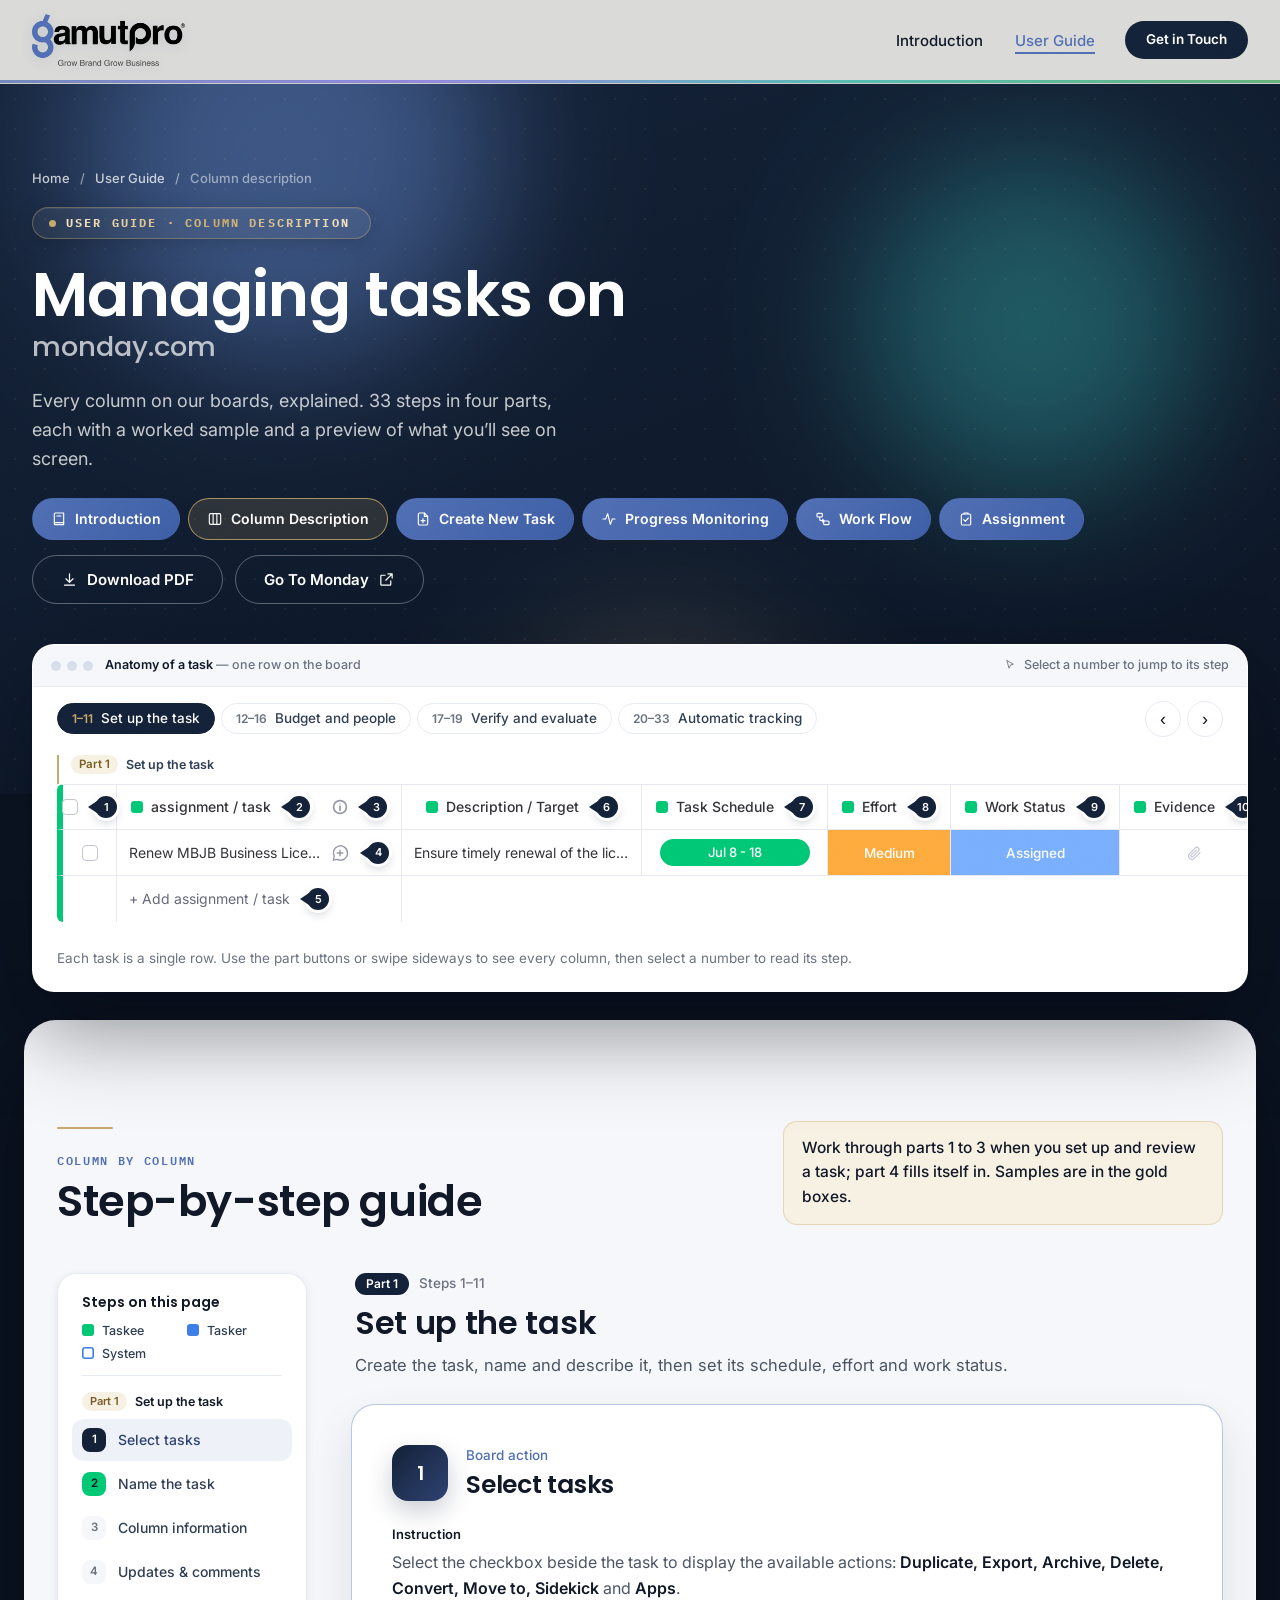
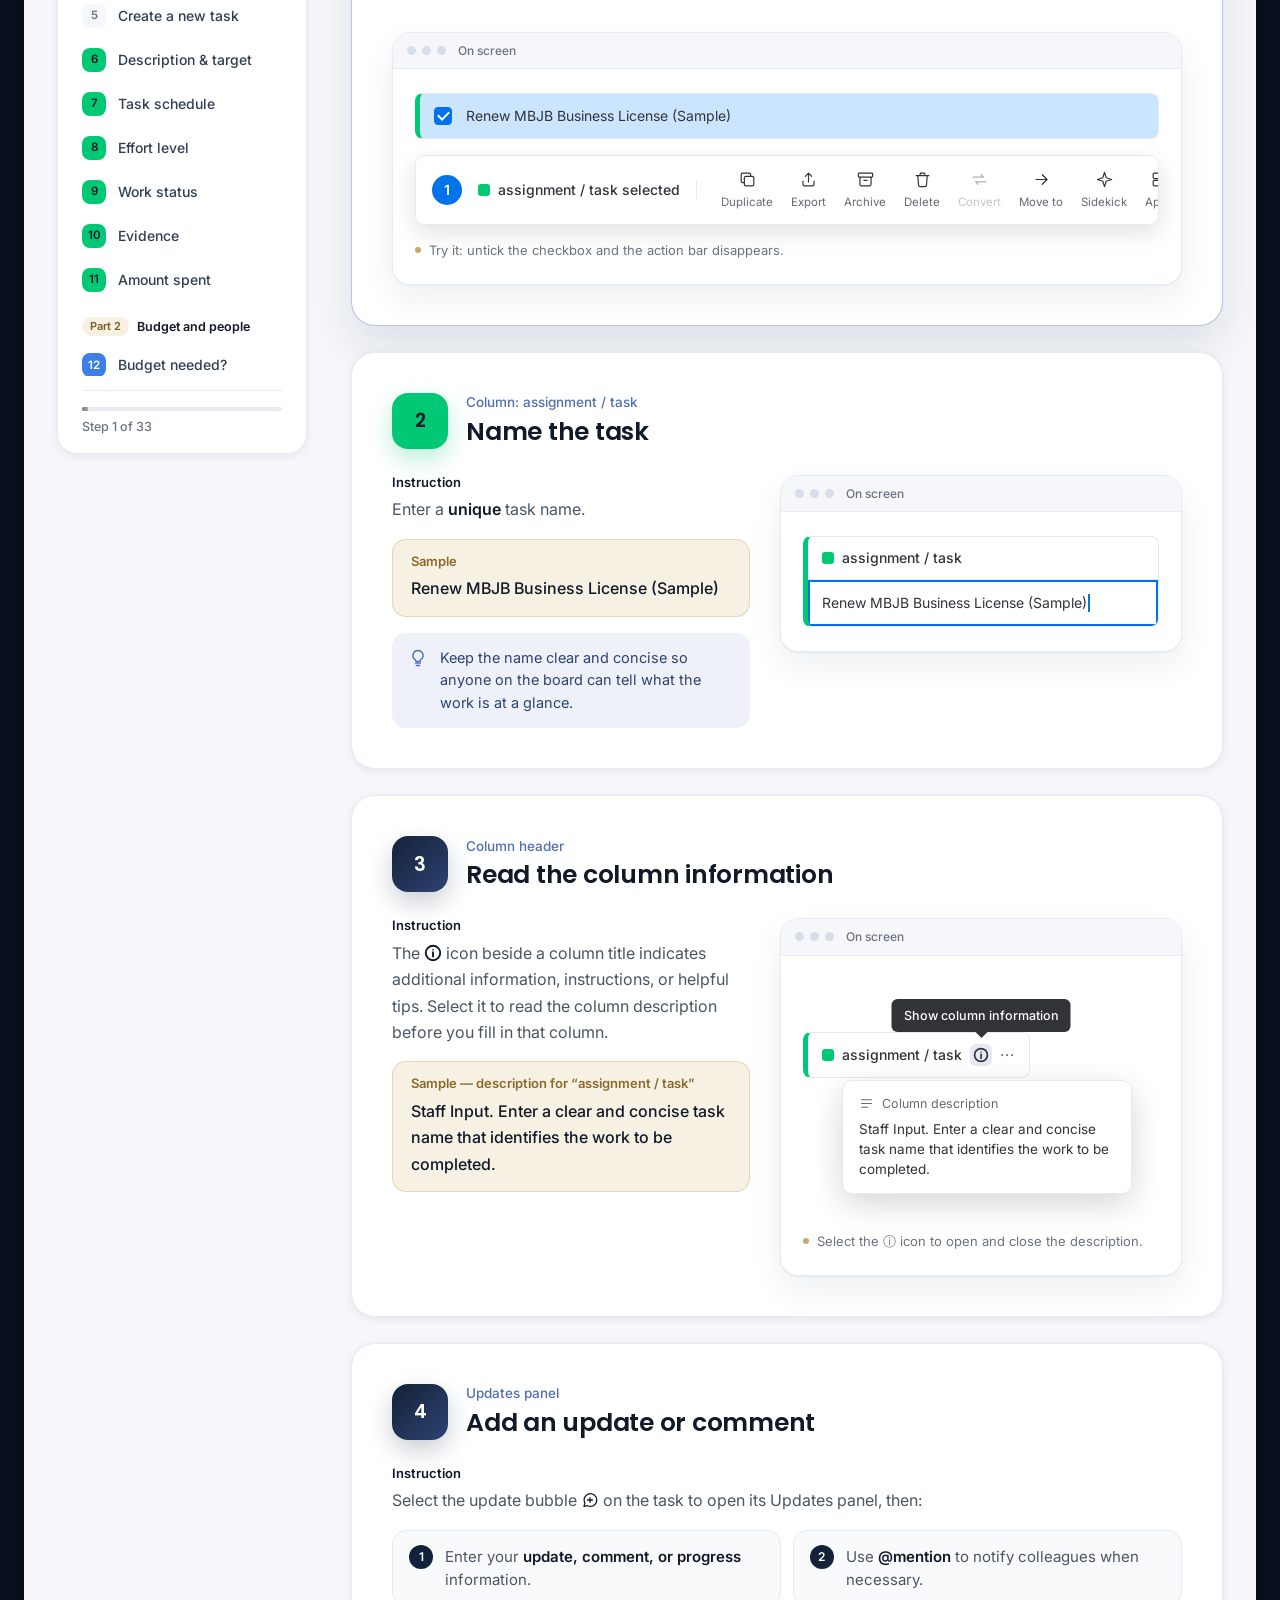
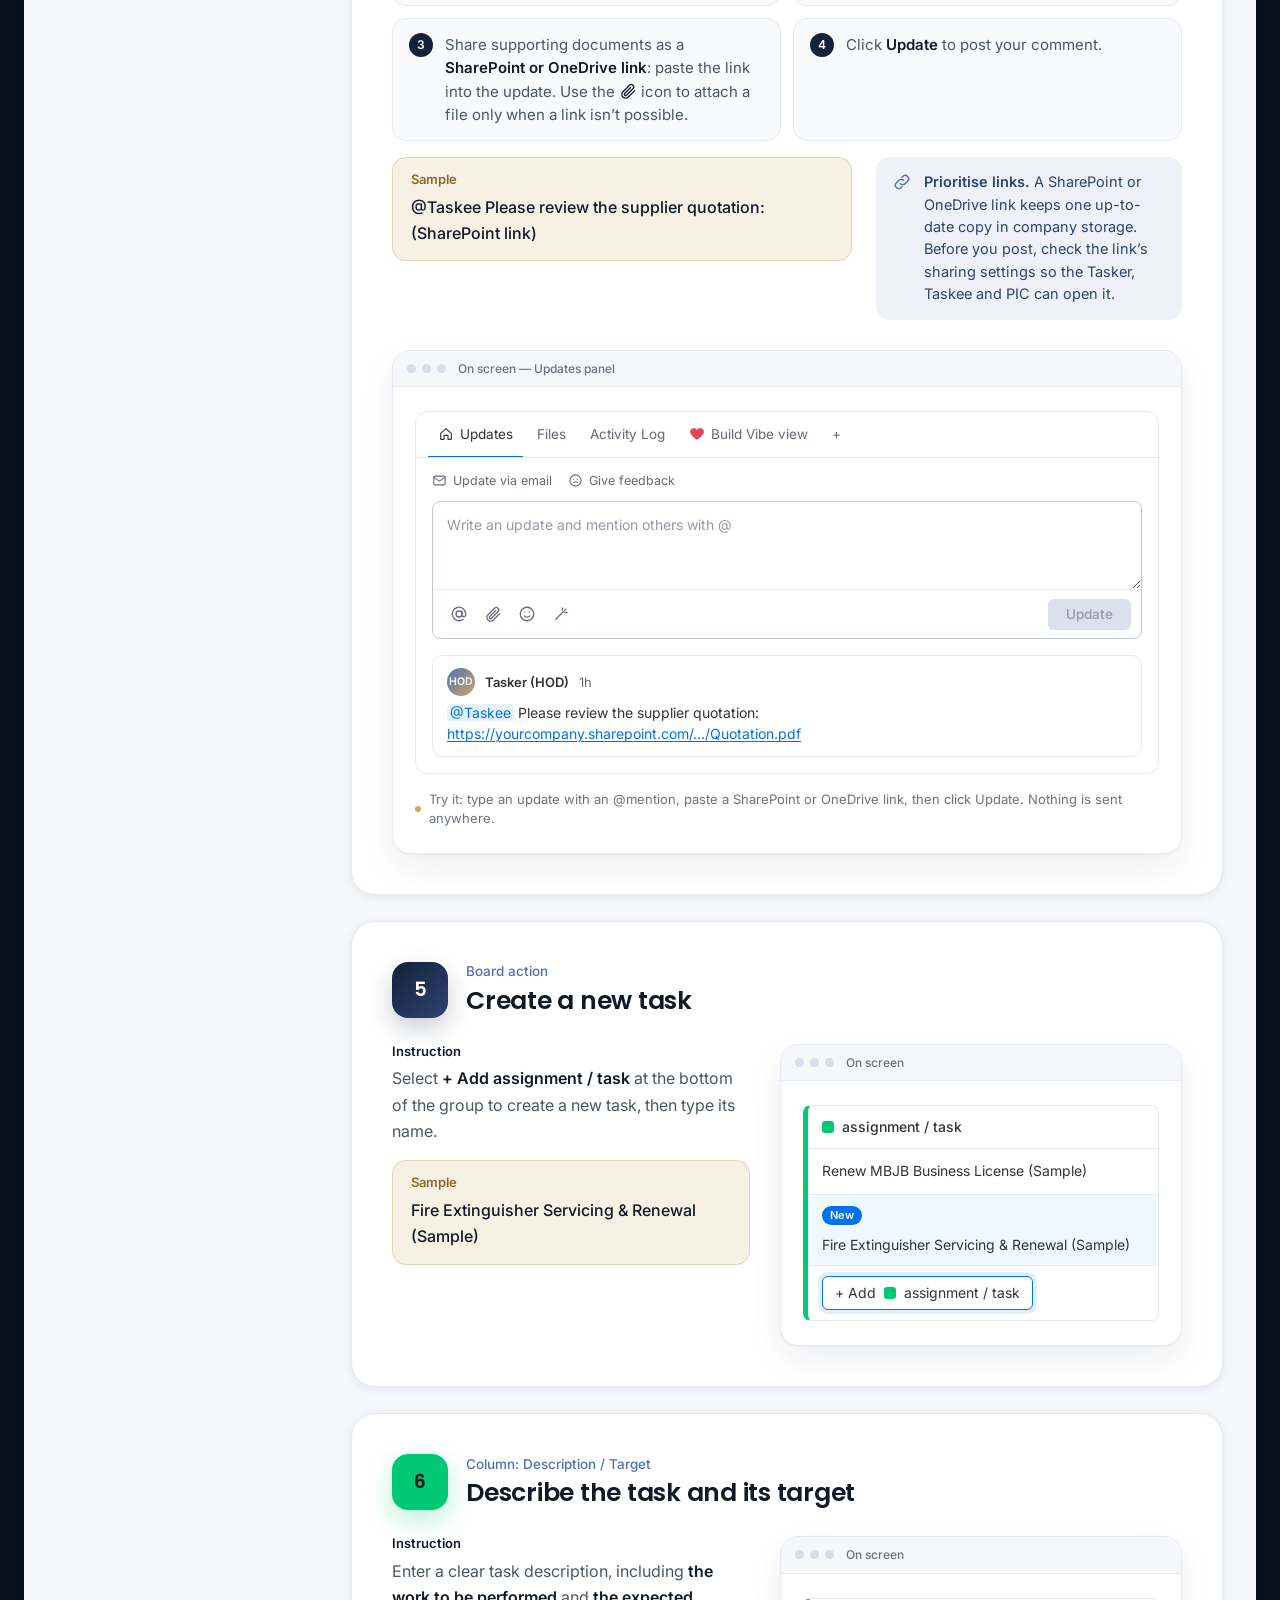
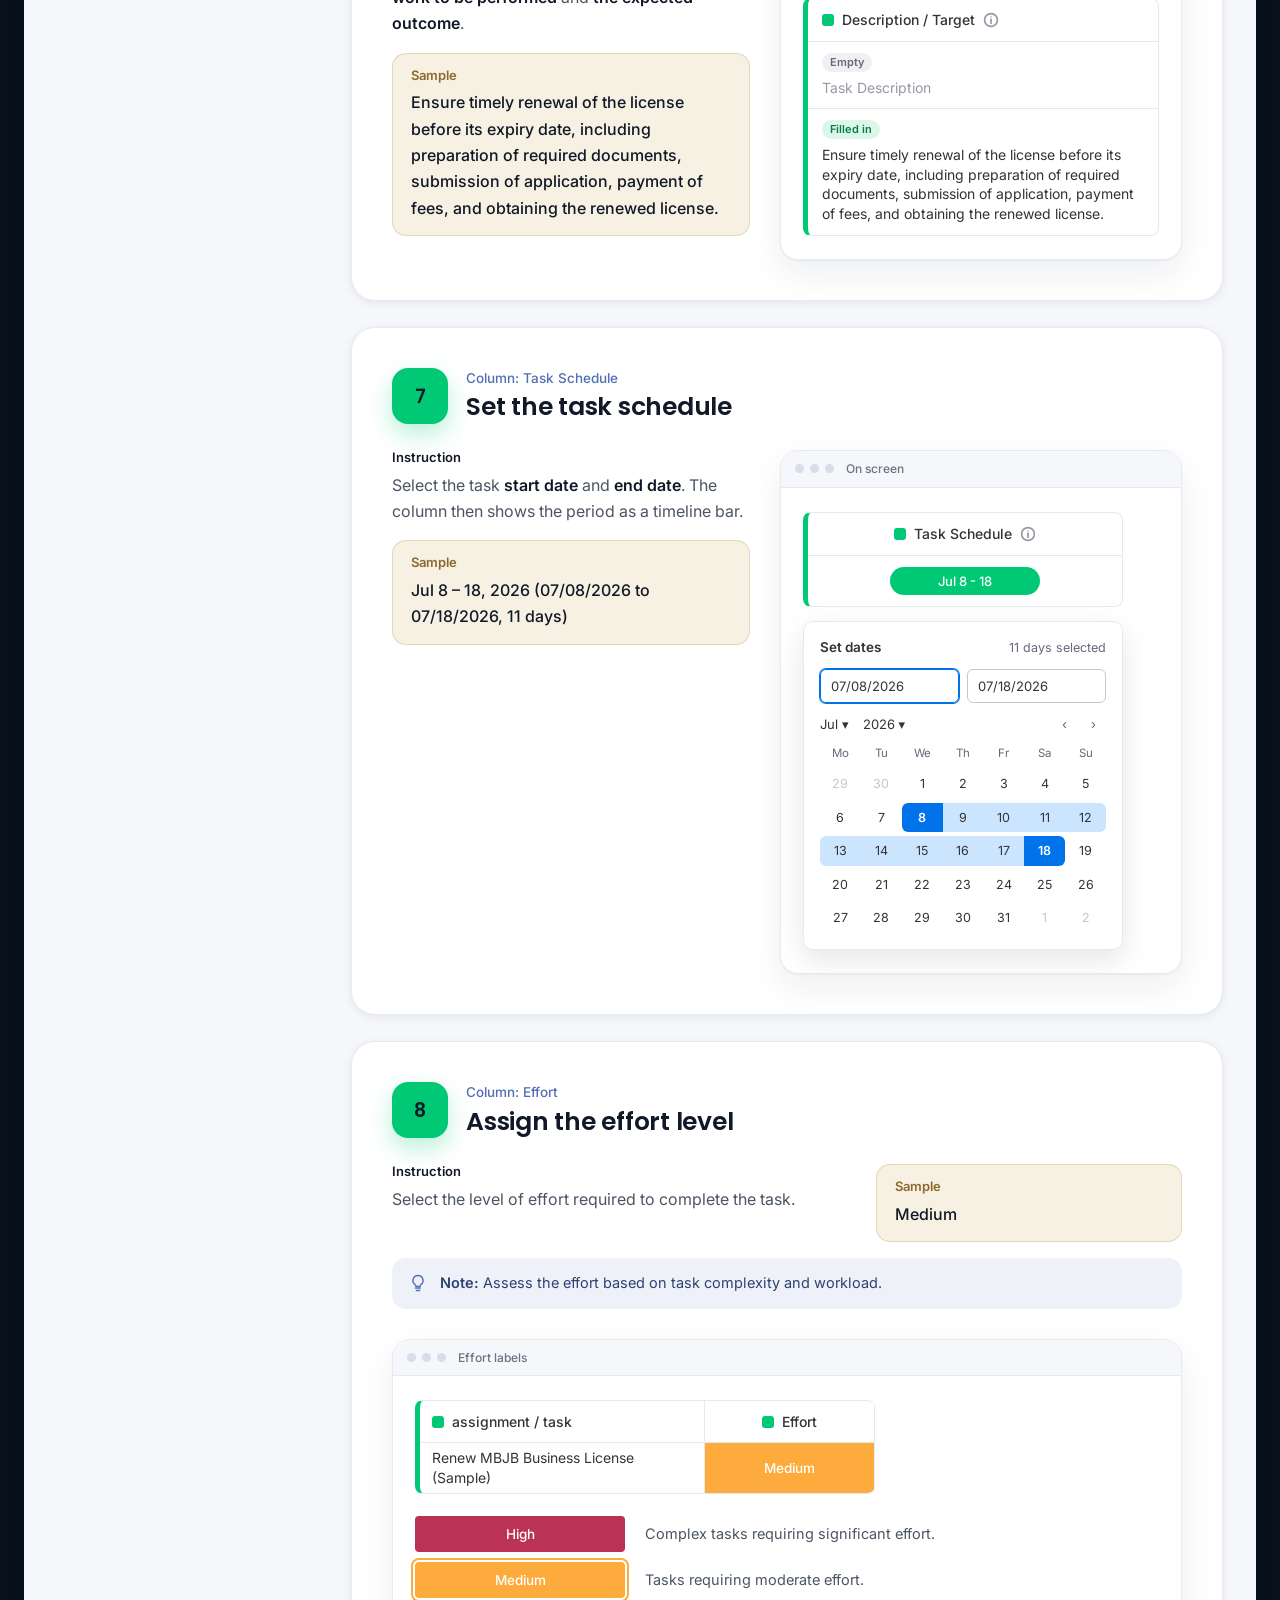
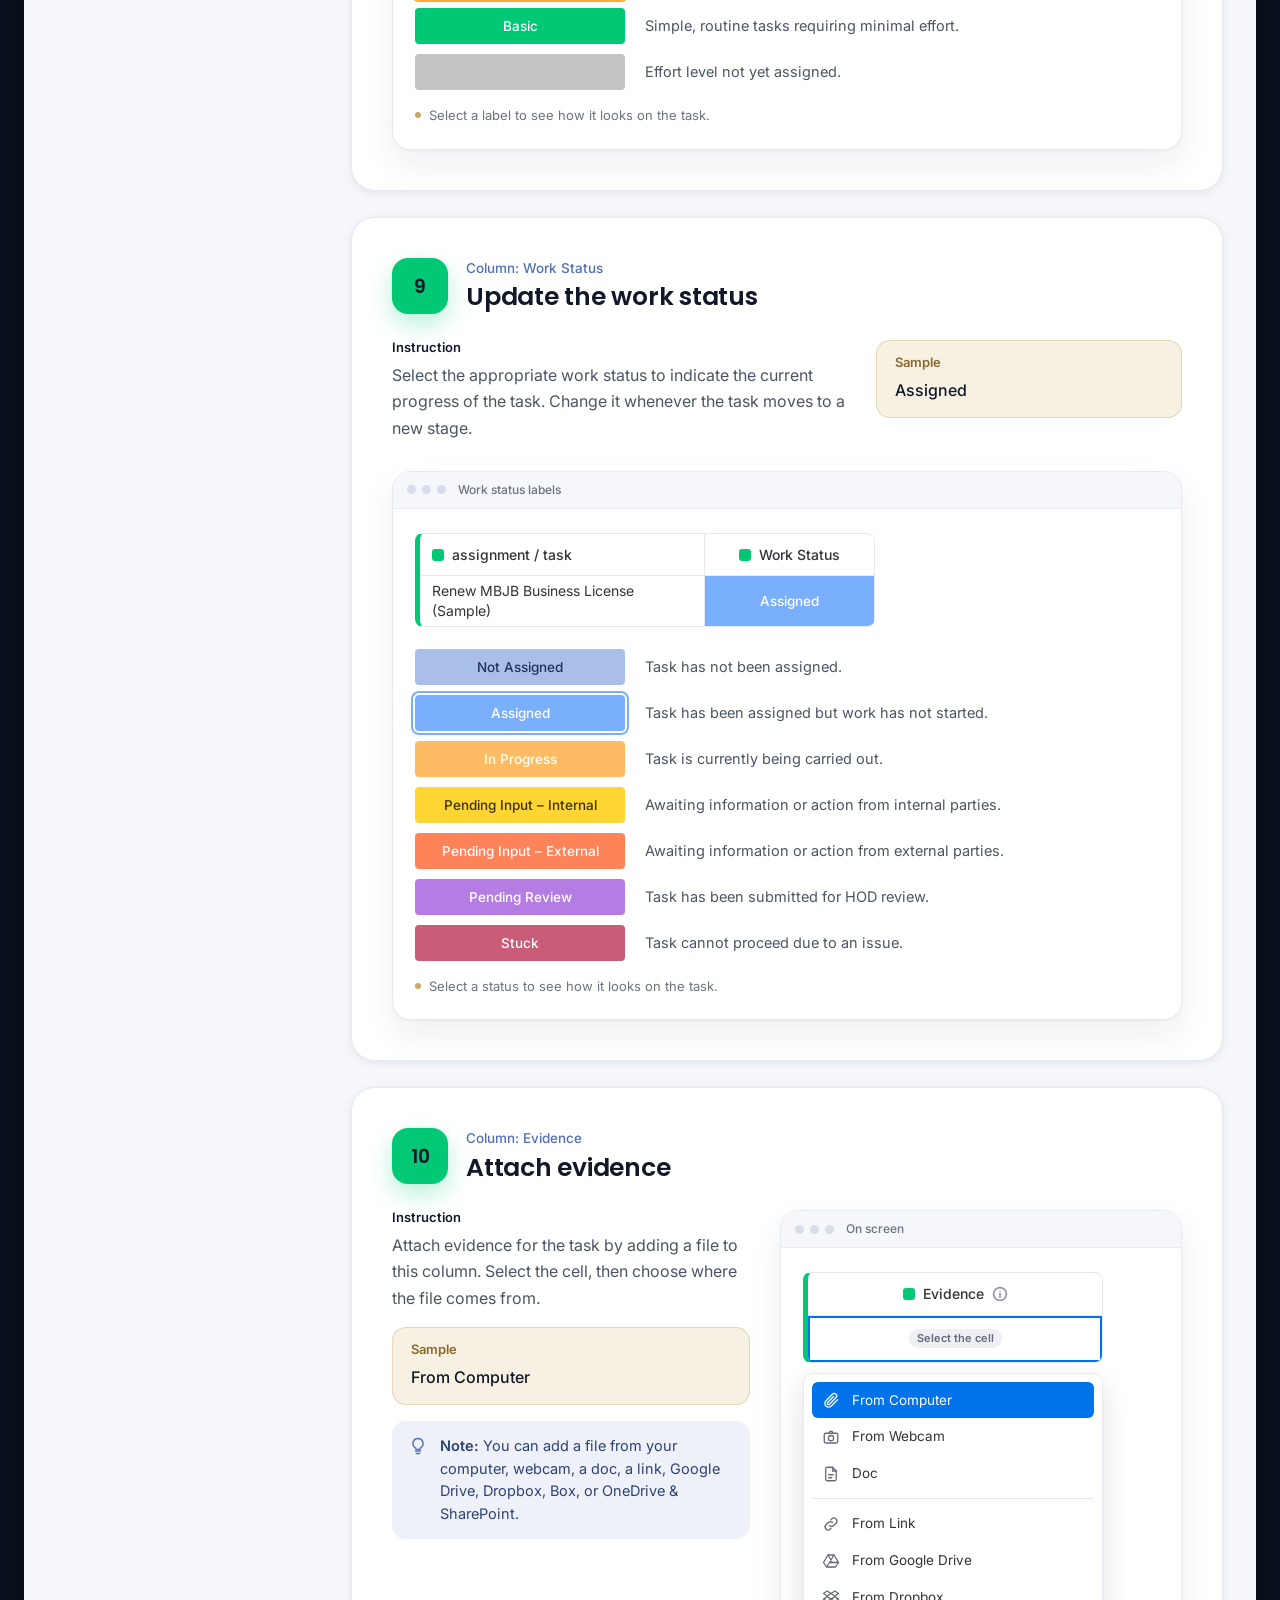
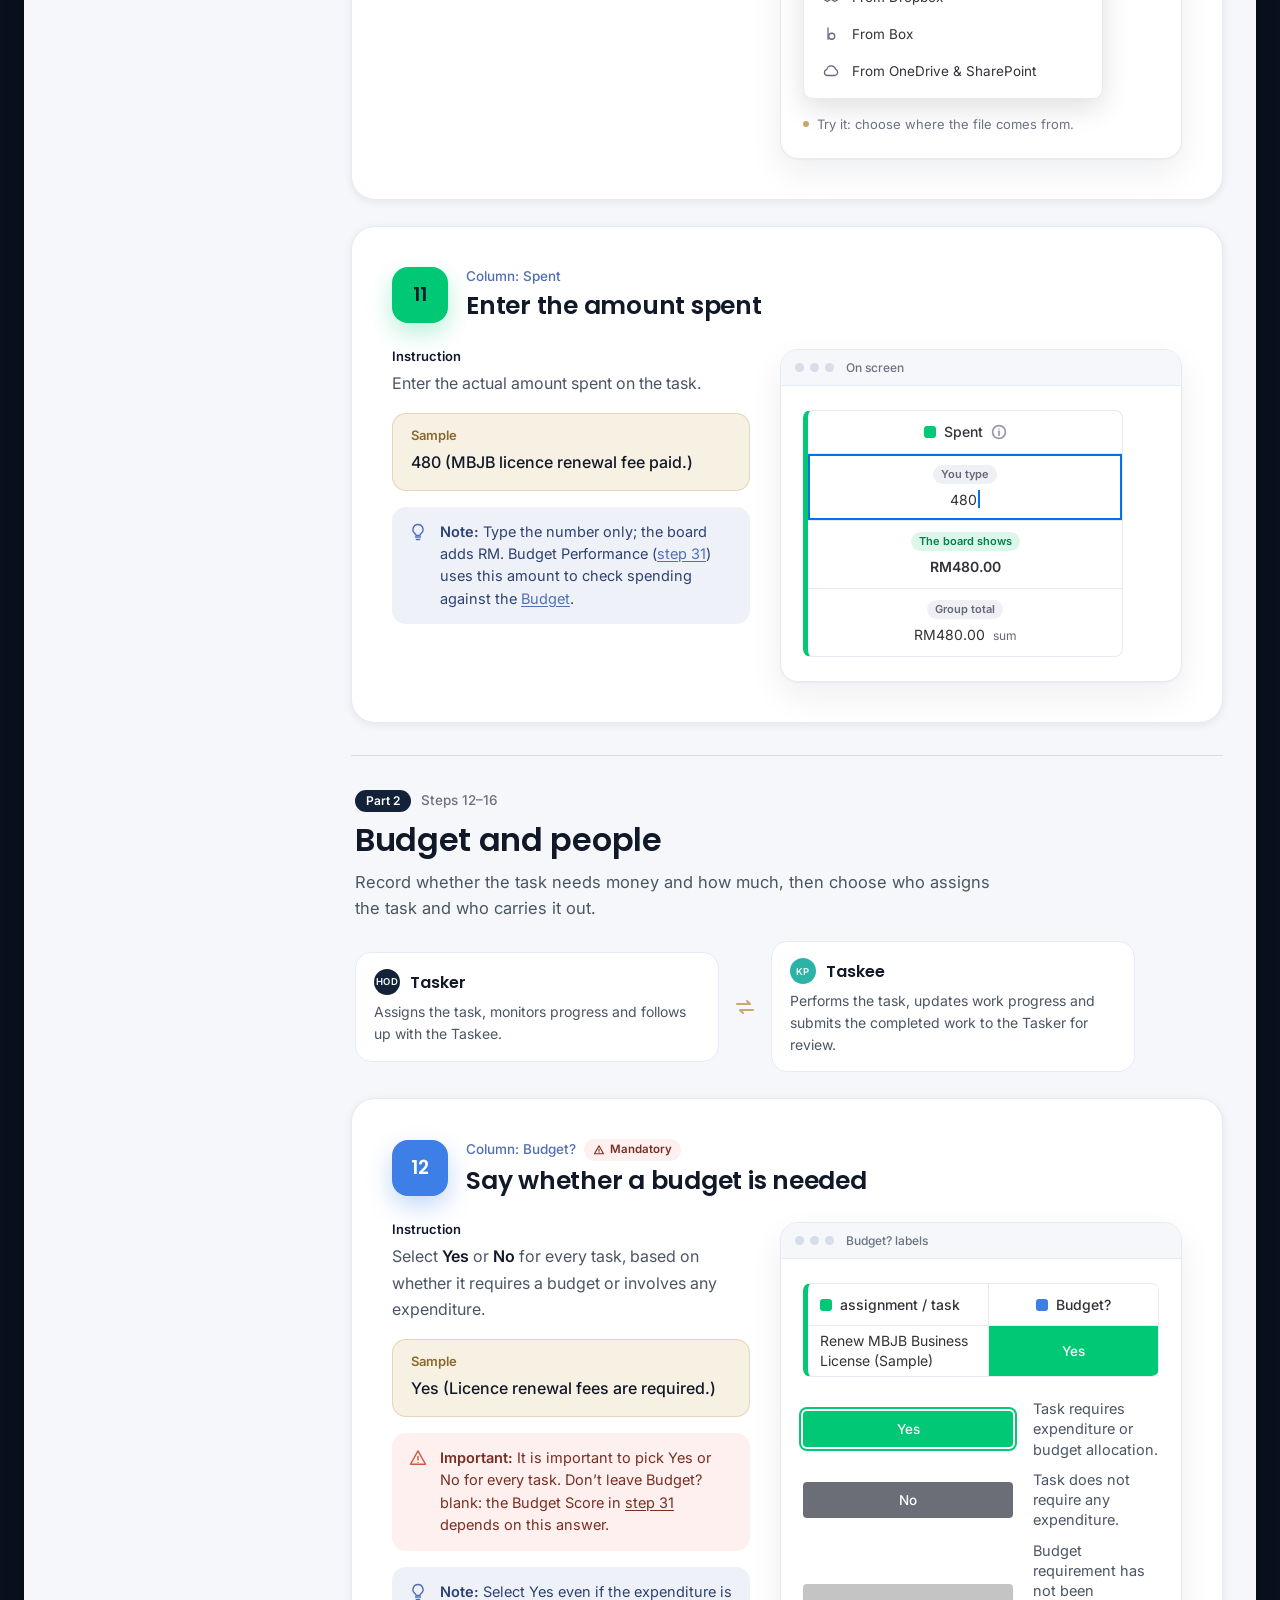
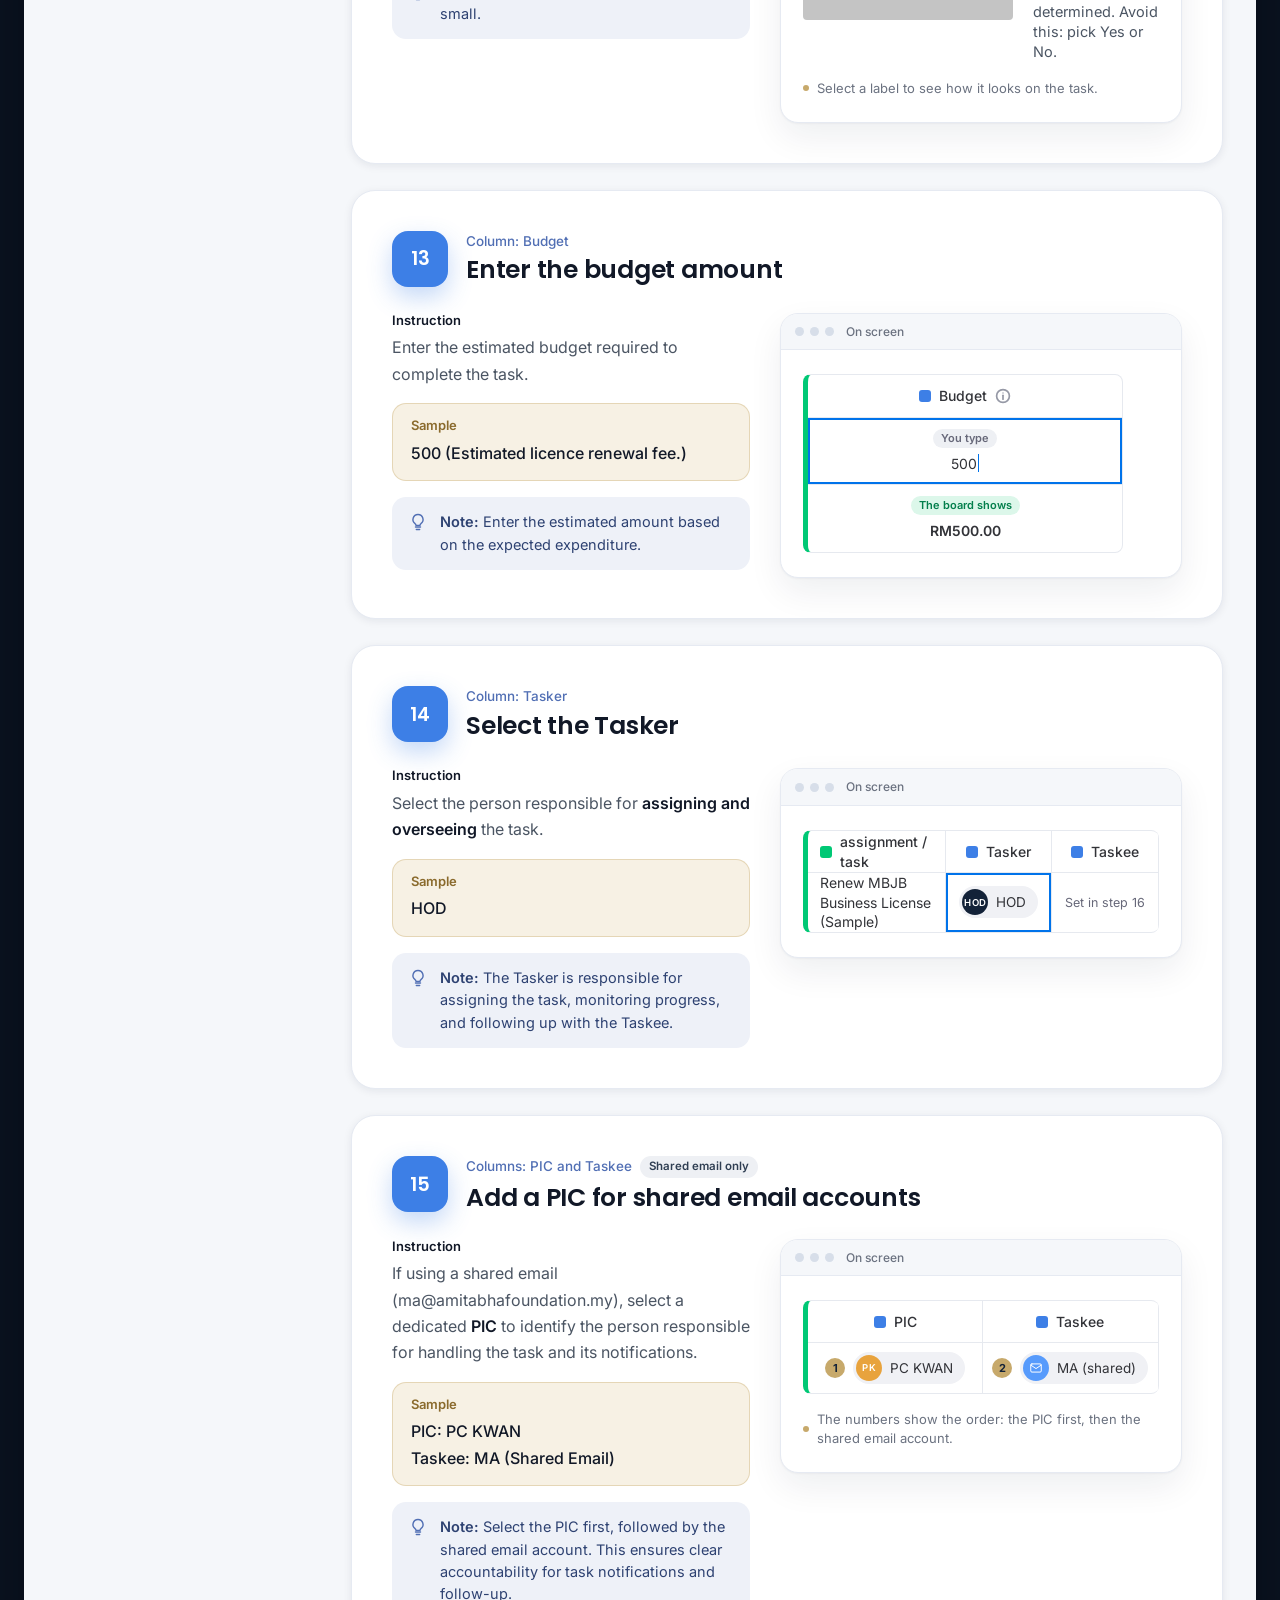
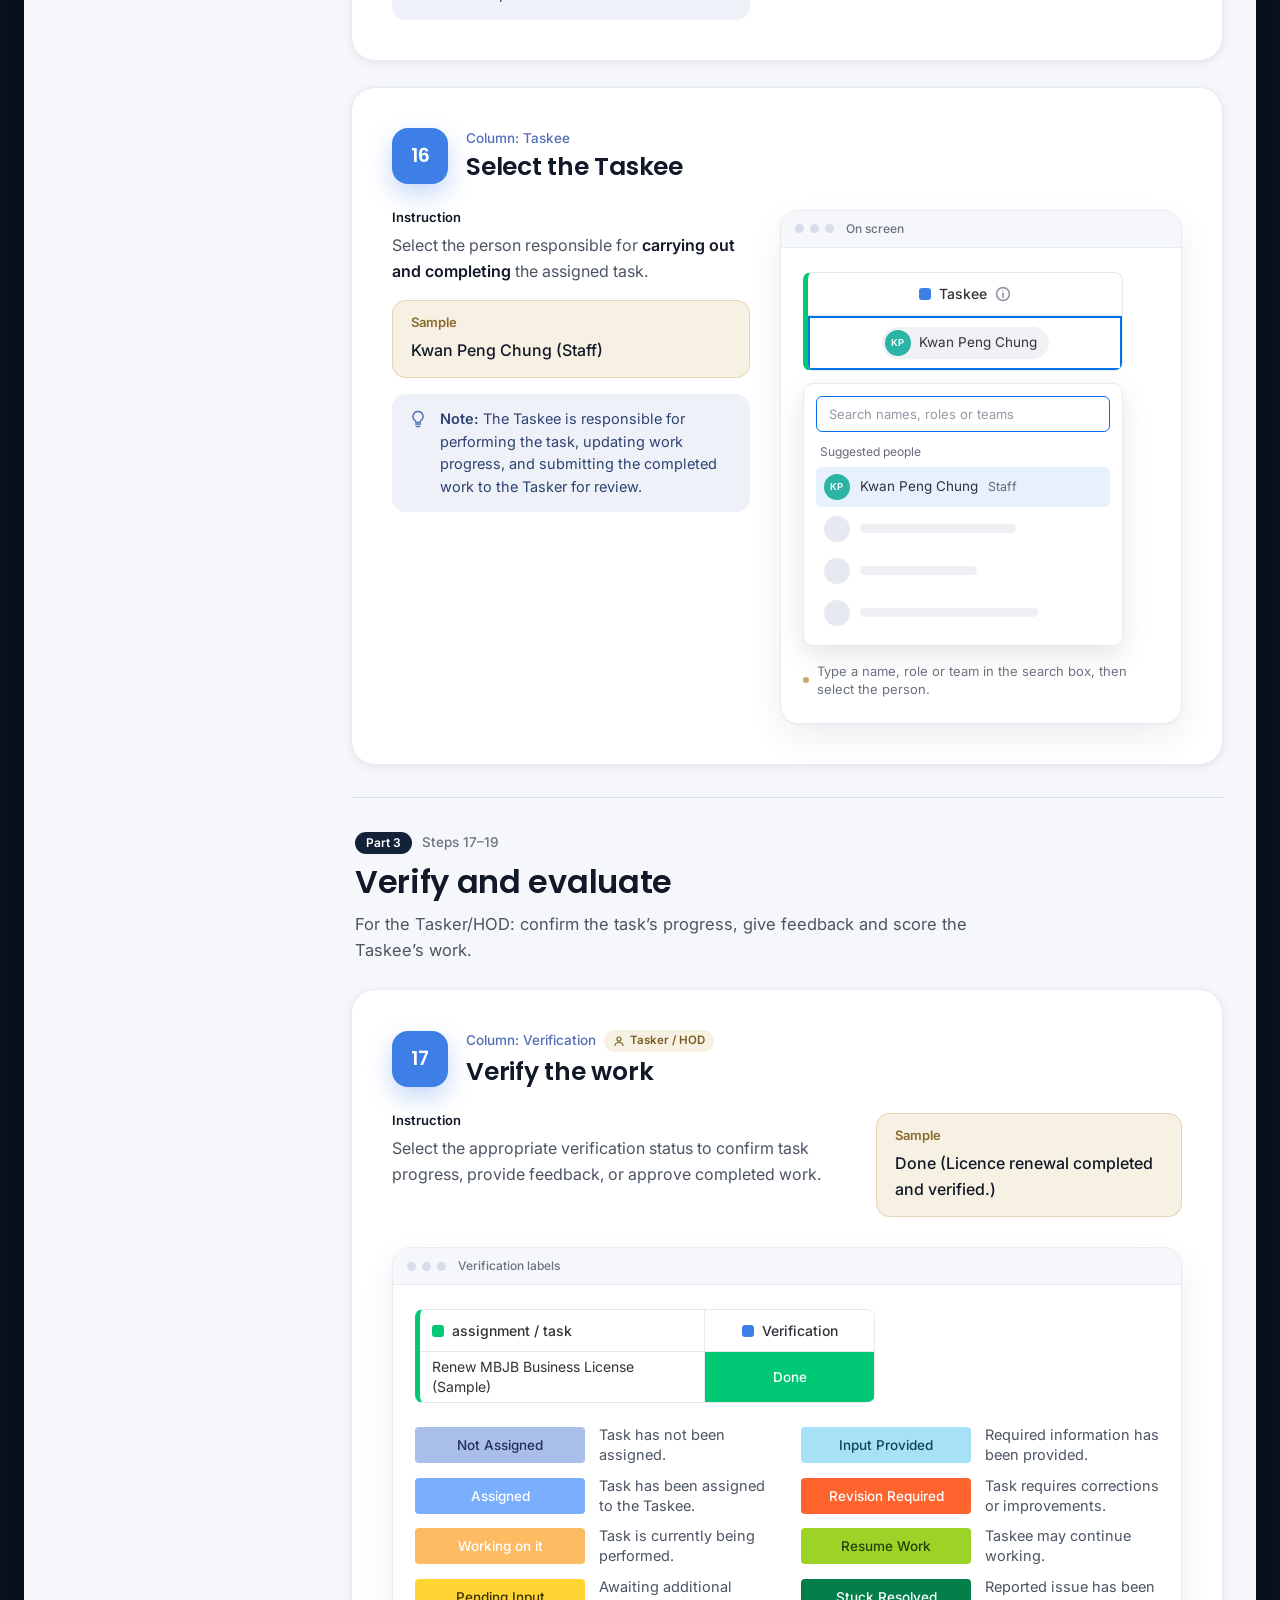
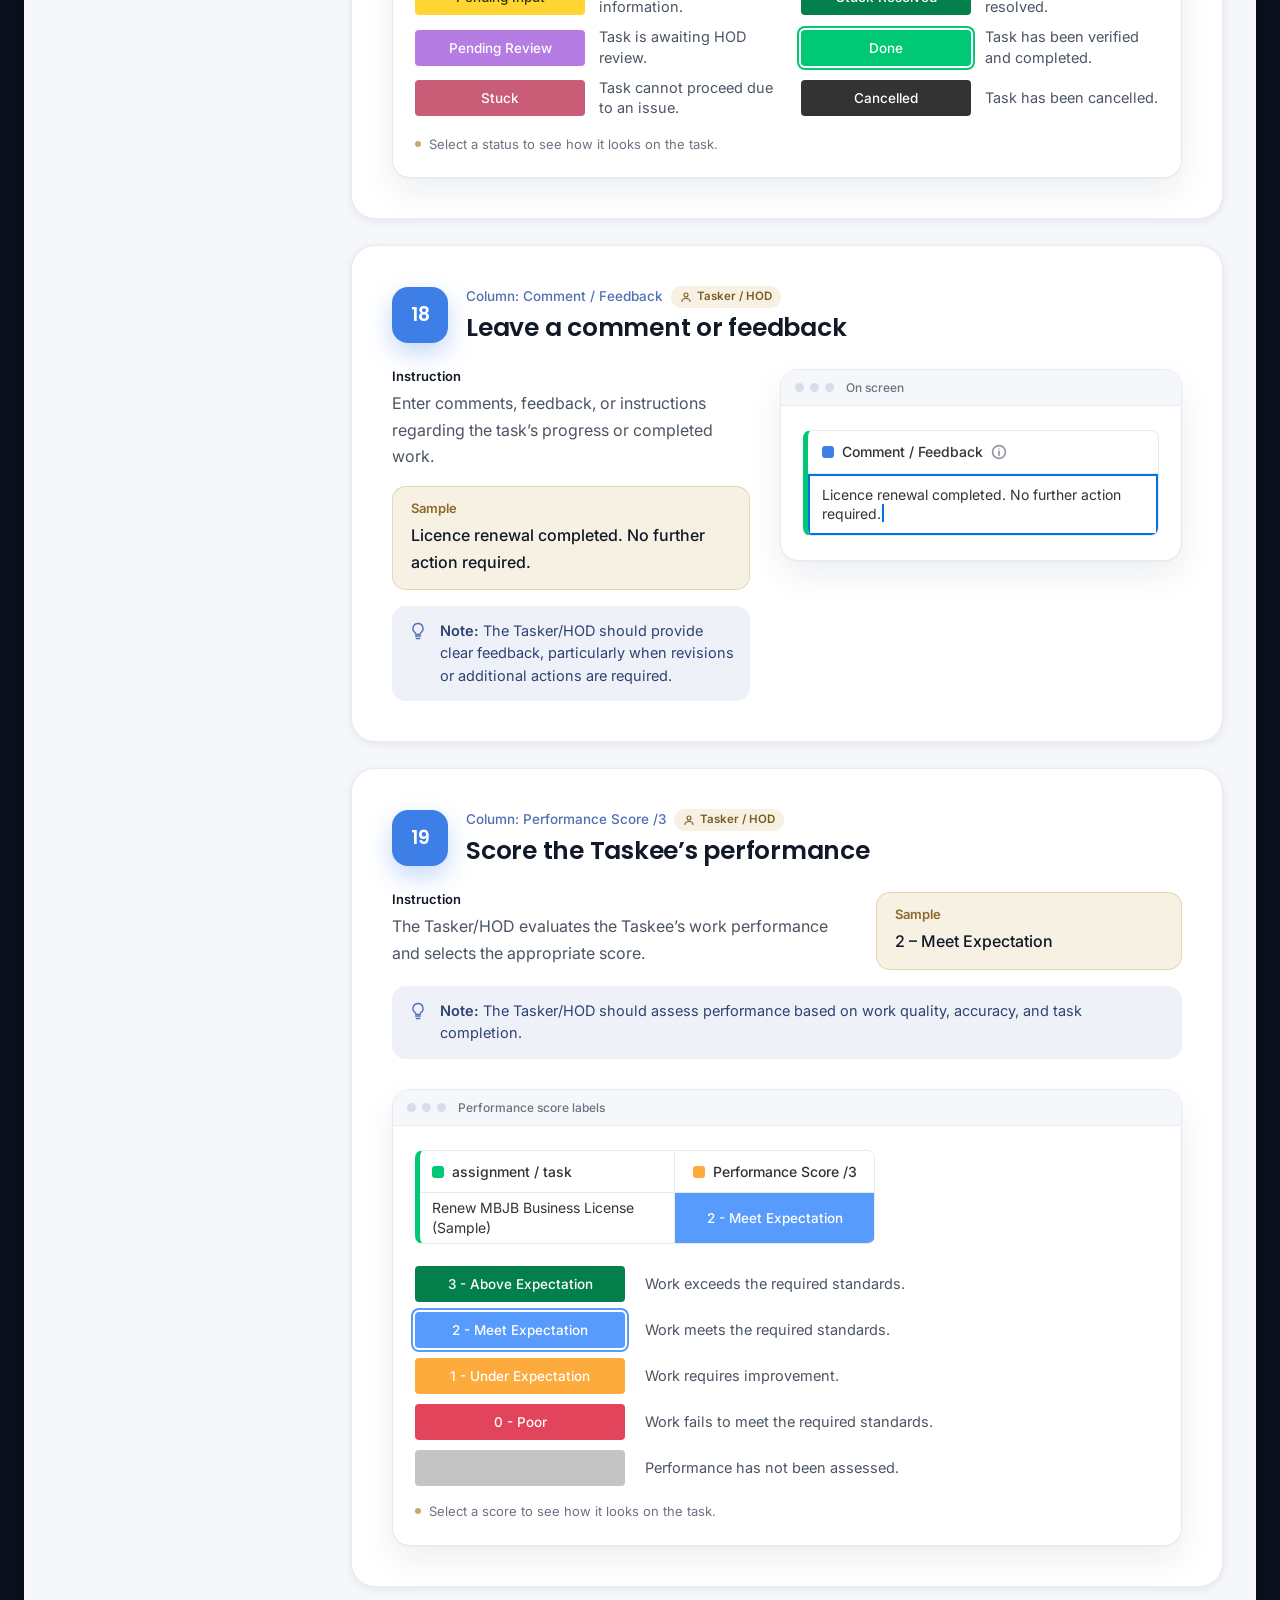
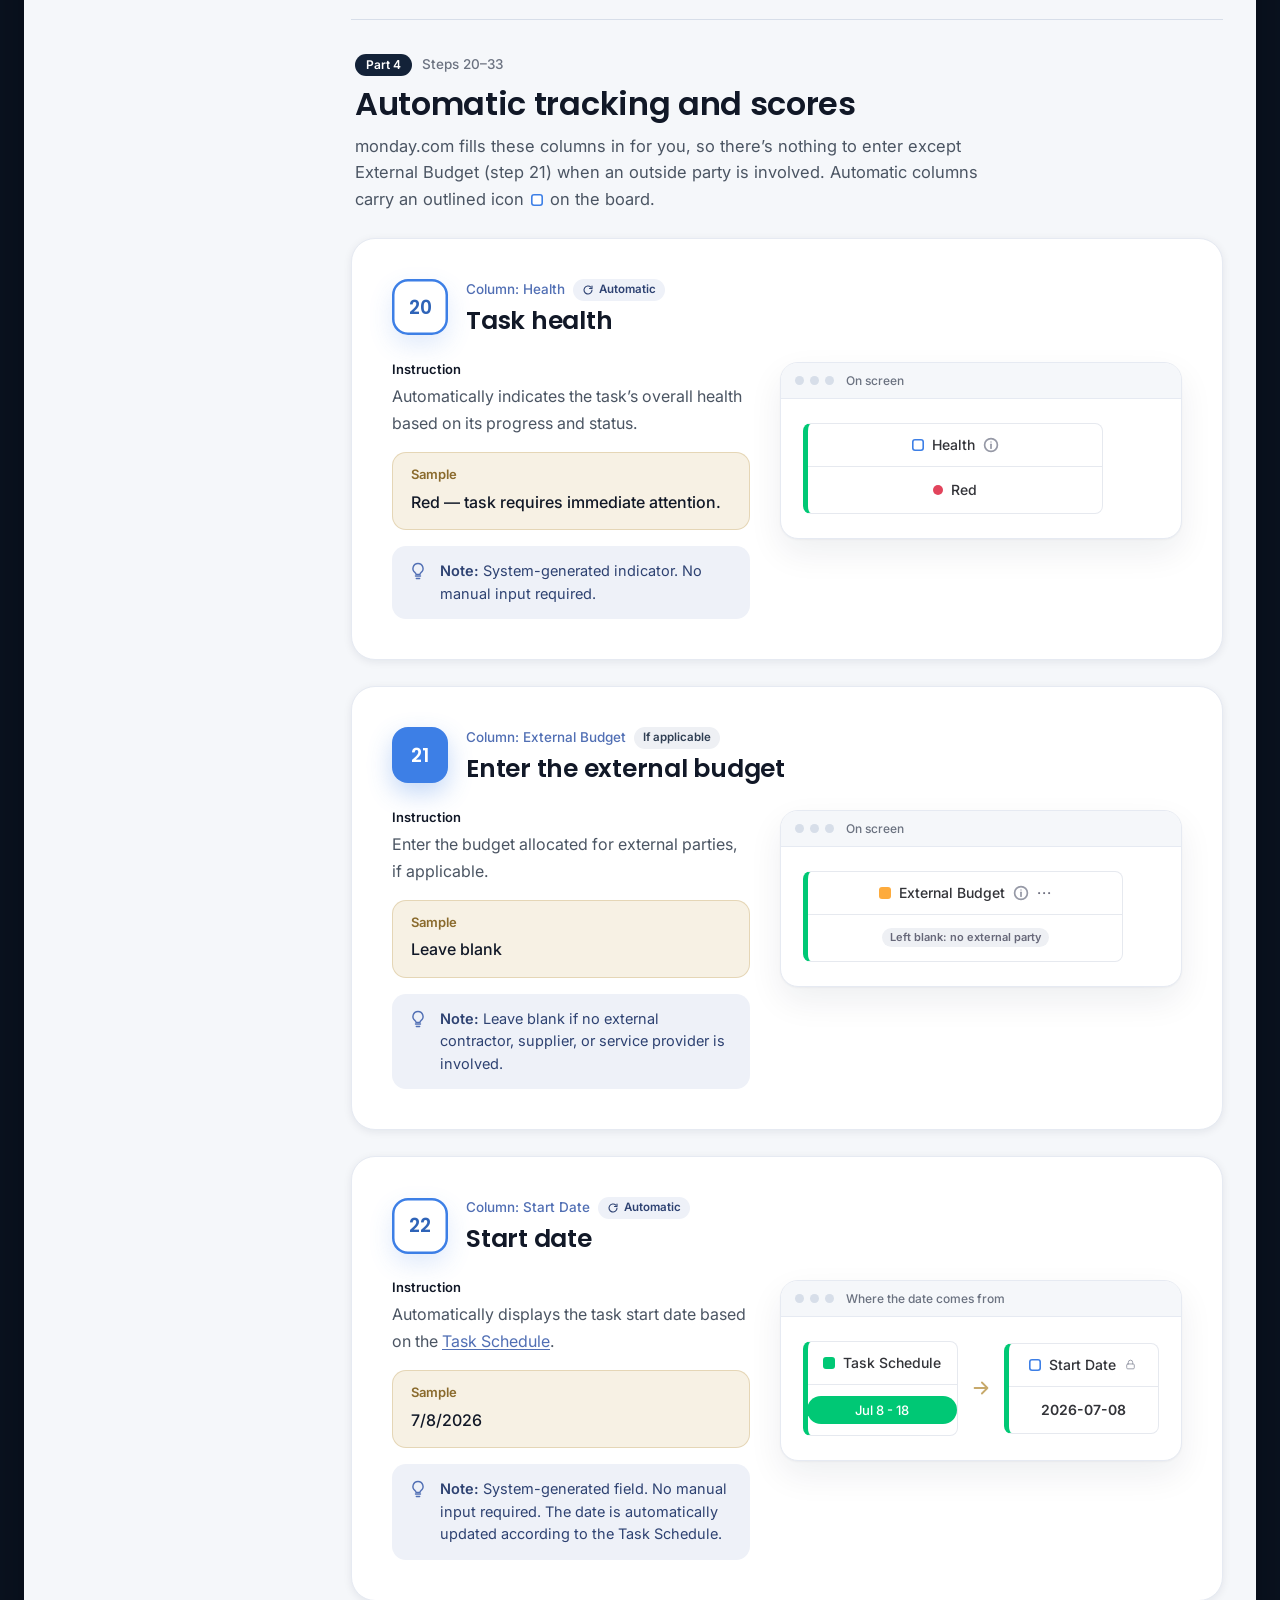
<file: User-guide.html>
<!DOCTYPE html>
<html lang="en">
<head>
<meta charset="UTF-8">
<script>document.documentElement.classList.add('js');</script>
<meta name="viewport" content="width=device-width, initial-scale=1">
<title>Column Description — monday.com User Guide — Gamut Pro Sdn Bhd</title>
<meta name="description" content="Every column on our monday.com boards explained in 33 steps, each with a worked sample.">
<!-- Internal guide: delete the next line if you want search engines to index these pages -->
<meta name="robots" content="noindex, nofollow">
<meta name="theme-color" content="#132238">
<meta name="color-scheme" content="light">
<link rel="icon" type="image/png" href="Photos/favicon-g.png">
<link rel="apple-touch-icon" href="Photos/favicon-g.png">
<link rel="preconnect" href="https://fonts.googleapis.com">
<link rel="preconnect" href="https://fonts.gstatic.com" crossorigin>
<link href="https://fonts.googleapis.com/css2?family=Poppins:wght@500;600;700&family=Inter:wght@400;500;600;700&family=IBM+Plex+Mono:wght@400;500;600&display=swap" rel="stylesheet">
<style>

  /* ==========================================================
     Gamut Pro — monday.com User Guide pages
     Uses the same design tokens as the main Gamut Pro site.
     ========================================================== */
  :root{
    --white:#FFFFFF;
    --bg:#F8FAFC;
    --panel:#F5F7FA;
    --ink:#111827;
    --navy:#132238;
    --midnight:#0B1423;
    --slate:#2F3E52;
    --body-text:#4B5563;
    --grey:#6B7280;
    --border:#E6EAF2;
    --divider:#D7DEE9;
    --blue:#516FB4;
    --blue-hover:#3D5EA5;
    --blue-tint:#EEF1F8;
    --blue-deep:#2E4272;
    --gold:#C7A96B;
    --gold-tint:#F7F1E4;

    --shadow-sm:0 2px 8px rgba(14,27,51,.08);
    --shadow-md:0 20px 44px rgba(14,27,51,.10);
    --shadow-lg:0 24px 60px rgba(14,27,51,.18);
    --shadow-premium:0 2px 4px rgba(14,27,51,.05),0 30px 80px rgba(14,27,51,.12);
    --radius:24px;

    /* monday.com interface recreation */
    --mk-ink:#323338;
    --mk-muted:#676879;
    --mk-line:#E6E9EF;
    --mk-border:#C3C6D4;
    --mk-blue:#0073EA;
    --mk-blue-tint:#CCE5FF;
    --mk-green:#00C875;

    --nav-h:84px;
  }
  *{box-sizing:border-box}
  [hidden]{display:none!important}
  html{scroll-behavior:smooth}
  body{margin:0;background:var(--midnight);color:var(--body-text);font-family:'Inter',system-ui,-apple-system,'Segoe UI',sans-serif;line-height:1.6;-webkit-font-smoothing:antialiased;overflow-x:hidden}
  body::after{
    content:'';position:fixed;inset:0;z-index:2147483647;pointer-events:none;
    opacity:.035;mix-blend-mode:overlay;
    background-image:url("data:image/svg+xml,%3Csvg xmlns='http://www.w3.org/2000/svg' width='180' height='180'%3E%3Cfilter id='n'%3E%3CfeTurbulence type='fractalNoise' baseFrequency='0.9' numOctaves='2' stitchTiles='stitch'/%3E%3C/filter%3E%3Crect width='100%25' height='100%25' filter='url(%23n)'/%3E%3C/svg%3E");
  }
  main>section:not(.sop-hero){
    position:relative;width:calc(100% - 48px);max-width:1400px;margin:28px auto;
    border-radius:32px;overflow:hidden;border:1px solid rgba(255,255,255,.07);
    box-shadow:0 40px 90px rgba(0,0,0,.45);
  }
  @media (max-width:768px){ main>section:not(.sop-hero){ width:calc(100% - 28px);margin:16px auto;border-radius:22px } }
  img{max-width:100%;height:auto;display:block}
  a{color:var(--blue);text-decoration:none}
  a:hover{color:var(--blue-hover)}
  h1,h2,h3{margin:0;font-family:'Poppins',system-ui,sans-serif;font-weight:600;letter-spacing:-.01em;color:var(--ink)}
  p{margin:0}
  section{scroll-margin-top:calc(var(--nav-h) + 12px)}
  .sr-only{position:absolute;width:1px;height:1px;padding:0;margin:-1px;overflow:hidden;clip:rect(0,0,0,0);white-space:nowrap;border:0}
  .eyebrow{font:600 12px/1 'IBM Plex Mono',ui-monospace,monospace;letter-spacing:.14em;text-transform:uppercase;color:var(--blue);margin:0 0 12px;display:inline-block}
  .divider-gold{display:block;height:2px;width:56px;background:var(--gold);border-radius:2px;margin-bottom:18px}
  :focus-visible{outline:2px solid var(--blue);outline-offset:2px;border-radius:4px}
  .ic{width:1em;height:1em;fill:none;stroke:currentColor;stroke-width:1.7;stroke-linecap:round;stroke-linejoin:round;flex:none}

  .btn{display:inline-flex;align-items:center;justify-content:center;gap:9px;padding:15px 28px;border-radius:999px;font:600 15px/1 'Inter',sans-serif;white-space:nowrap;cursor:pointer;border:1.5px solid transparent;transition:background .2s ease,border-color .2s ease,color .2s ease,transform .2s ease,box-shadow .2s ease}
  .btn:hover{transform:translateY(-2px)}
  .btn .ic{width:17px;height:17px}
  .btn-primary{background:linear-gradient(135deg,var(--blue) 0%,var(--blue-hover) 100%);color:#fff}
  .btn-primary:hover{box-shadow:0 20px 50px rgba(81,111,180,.35);color:#fff}
  .btn-dark{background:var(--navy);color:#fff}
  .btn-dark:hover{background:var(--blue);color:#fff}
  .btn-outline-light{background:transparent;border-color:rgba(255,255,255,.32);color:#fff}
  .btn-outline-light:hover{background:rgba(255,255,255,.1);color:#fff}
  .btn-sm{padding:11px 20px;font-size:13.5px}

  /* ---------- nav (same as main site) ---------- */
  .nav{position:sticky;top:0;z-index:50;background:rgba(247,246,243,.88);backdrop-filter:blur(14px);-webkit-backdrop-filter:blur(14px);border-bottom:1px solid rgba(20,22,26,.08);transition:box-shadow .25s ease}
  .nav.is-scrolled{box-shadow:var(--shadow-sm)}
  .nav-inner{max-width:1440px;margin:0 auto;padding:14px 32px;display:flex;align-items:center;gap:28px;transition:padding .25s ease}
  .nav.is-scrolled .nav-inner{padding:10px 32px}
  .nav-brand{display:flex;align-items:center;margin-right:auto;flex-shrink:0}
  .nav-logo{height:52px;width:auto!important;max-width:none!important;flex-shrink:0;object-fit:contain;transition:height .25s ease;filter:drop-shadow(0 2px 6px rgba(14,27,51,.10))}
  .nav.is-scrolled .nav-logo{height:40px}
  .nav-wordmark{font:700 22px/1 'Poppins',sans-serif;color:var(--navy);letter-spacing:-.02em}
  .nav-wordmark b{color:var(--blue);font-weight:700}
  .nav-links{display:flex;align-items:center;gap:28px}
  .nav-links a{position:relative;color:var(--ink);font:500 15px/1 'Inter',sans-serif;padding:6px 2px}
  .nav-links a::after{content:'';position:absolute;left:2px;right:2px;bottom:0;height:2px;background:var(--blue);transform:scaleX(0);transform-origin:left;transition:transform .25s ease}
  .nav-links a:hover,.nav-links a.is-current{color:var(--blue)}
  .nav-links a:hover::after,.nav-links a.is-current::after{transform:scaleX(1)}
  .nav-toggle{display:none;flex-direction:column;justify-content:center;gap:4px;width:36px;height:36px;background:none;border:1px solid var(--border);border-radius:8px;cursor:pointer;flex-shrink:0}
  .nav-toggle span{display:block;height:2px;background:var(--ink);border-radius:2px;margin:0 8px}
  @media (max-width:920px){ .nav-links{display:none} .nav-toggle{display:flex} }
  @media (max-width:500px){ .nav-inner{padding-left:14px!important;padding-right:14px!important;gap:10px!important} }
  .nav-spectrum{height:3px;width:100%;background:linear-gradient(90deg,#516FB4,#7C6FE0,#2BB4A6,#3FA65C,#E8A33D,#E2604F,#516FB4);background-size:200% 100%;animation:spectrum-shift 18s linear infinite;position:relative;z-index:2;opacity:.75}
  @keyframes spectrum-shift{from{background-position:0% 0}to{background-position:-100% 0}}
  /* reading progress sits on top of the spectrum line */
  .read-progress{position:absolute;left:0;right:0;bottom:0;height:3px;z-index:3;background:var(--navy);transform:scaleX(0);transform-origin:left center}

  .mobile-menu{
    position:fixed;inset:0;z-index:60;display:flex;flex-direction:column;align-items:flex-start;justify-content:center;gap:4px;
    padding:32px 40px;background:var(--midnight);
    opacity:0;visibility:hidden;transform:translateY(-14px);pointer-events:none;
    transition:opacity .3s ease,transform .3s ease,visibility .3s;
  }
  .mobile-menu.is-open{opacity:1;visibility:visible;transform:none;pointer-events:auto}
  .mobile-menu a{padding:14px 4px;color:rgba(255,255,255,.85);font:600 clamp(22px,6vw,30px)/1.2 'Poppins',sans-serif;border-bottom:1px solid rgba(255,255,255,.1);width:100%}
  .mobile-menu a:hover{color:#fff}
  .mobile-menu a.is-current{color:var(--gold)}
  .mobile-menu .btn{margin-top:16px}
  .mobile-menu-close{position:absolute;top:20px;right:24px;width:40px;height:40px;border-radius:50%;background:rgba(255,255,255,.08);border:1px solid rgba(255,255,255,.2);color:#fff;font-size:20px;line-height:1;cursor:pointer}

  /* ---------- hero ---------- */
  .sop-hero{position:relative;background:linear-gradient(160deg,var(--navy) 0%,var(--midnight) 100%);overflow:hidden;color:#fff}
  .sop-hero::before{content:'';position:absolute;inset:0;pointer-events:none;background-image:radial-gradient(rgba(199,169,107,.08) 1px,transparent 1px);background-size:30px 30px}
  .hero-aurora{position:absolute;inset:0;z-index:1;pointer-events:none;mix-blend-mode:screen;opacity:.55}
  .hero-aurora span{position:absolute;border-radius:50%;filter:blur(70px);animation:auroraDrift 16s ease-in-out infinite alternate}
  .hero-aurora .a1{width:420px;height:420px;background:#516FB4;top:-140px;left:6%}
  .hero-aurora .a2{width:340px;height:340px;background:#2BB4A6;top:10%;right:6%;animation-delay:-5s;opacity:.7}
  .hero-aurora .a3{width:300px;height:300px;background:var(--gold);bottom:-140px;left:40%;opacity:.45;animation-delay:-10s}
  @keyframes auroraDrift{0%{transform:translate(0,0) scale(1)}50%{transform:translate(40px,-30px) scale(1.12)}100%{transform:translate(-30px,20px) scale(.96)}}
  .sop-hero-inner{position:relative;z-index:2;max-width:1440px;margin:0 auto;padding:clamp(48px,8vw,88px) 32px clamp(150px,16vw,190px)}
  .sop-hero-copy{max-width:700px;display:flex;flex-direction:column;gap:22px;animation:riseIn .7s ease both}
  @keyframes riseIn{from{opacity:0;transform:translateY(18px)}to{opacity:1;transform:none}}
  .breadcrumb{display:flex;flex-wrap:wrap;align-items:center;gap:10px;font:500 13px/1 'Inter',sans-serif;color:rgba(255,255,255,.5)}
  .breadcrumb a{color:rgba(255,255,255,.75)}
  .breadcrumb a:hover{color:#fff}
  .hero-tag{
    display:inline-flex;align-items:center;gap:10px;width:fit-content;
    padding:9px 20px 9px 16px;border-radius:999px;
    background:rgba(255,255,255,.06);backdrop-filter:blur(8px);-webkit-backdrop-filter:blur(8px);
    border:1px solid rgba(199,169,107,.4);box-shadow:0 4px 20px rgba(0,0,0,.18),inset 0 1px 0 rgba(255,255,255,.08);
  }
  .hero-tag .dot{width:7px;height:7px;border-radius:50%;background:var(--gold);flex-shrink:0;animation:tagPulse 2.4s ease-out infinite}
  @keyframes tagPulse{0%{box-shadow:0 0 0 0 rgba(199,169,107,.5)}70%{box-shadow:0 0 0 7px rgba(199,169,107,0)}100%{box-shadow:0 0 0 0 rgba(199,169,107,0)}}
  .hero-tag span:last-child{
    font:700 12px/1 'IBM Plex Mono',monospace;letter-spacing:.18em;
    background:linear-gradient(90deg,#F4E4C4 0%,var(--gold) 55%,#F4E4C4 100%);
    -webkit-background-clip:text;background-clip:text;-webkit-text-fill-color:transparent;color:var(--gold);
  }
  .sop-hero h1{font-size:clamp(2.3rem,5vw,3.9rem);line-height:1.06;color:#fff}
  .sop-hero p.lead{font:400 18px/1.62 'Inter',sans-serif;color:rgba(255,255,255,.76);max-width:560px}
  .hero-actions{display:flex;flex-wrap:wrap;gap:14px}

  /* ---------- board overview (overlaps hero) ---------- */
  .board-wrap{position:relative;z-index:5;max-width:1440px;margin:clamp(-150px,-12vw,-110px) auto 0;padding:0 32px}
  @media (max-width:768px){ .board-wrap{padding:0 14px} }
  .board-frame{background:#fff;border-radius:22px;border:1px solid rgba(255,255,255,.6);box-shadow:var(--shadow-premium),0 40px 90px rgba(0,0,0,.35);overflow:hidden}
  .frame-bar{display:flex;align-items:center;gap:12px;padding:12px 18px;background:var(--panel);border-bottom:1px solid var(--border);font:500 12.5px/1.3 'Inter',sans-serif;color:var(--grey)}
  .frame-bar .dots{display:flex;gap:6px;flex:none}
  .frame-bar .dots i{width:10px;height:10px;border-radius:50%;background:var(--divider)}
  .frame-bar strong{color:var(--ink);font-weight:600}
  .frame-bar .frame-hint{margin-left:auto;display:flex;align-items:center;gap:8px;white-space:nowrap}
  @media (max-width:640px){ .frame-bar .frame-hint{display:none} }
  .board-scroll{overflow-x:auto;-webkit-overflow-scrolling:touch}
  .mk-board{min-width:1080px;padding:26px 24px 28px}
  .board-caption{padding:0 24px 22px;font:400 13.5px/1.5 'Inter',sans-serif;color:var(--grey)}
  .swipe-note{display:none}
  @media (max-width:1100px){ .swipe-note{display:inline} }

  .mk-board-grid{display:grid;grid-template-columns:64px minmax(250px,1.3fr) minmax(260px,1.6fr) 180px 150px 190px;border-left:6px solid var(--mk-green);border-radius:6px 0 0 6px}
  .mk-board-grid>div{min-width:0;min-height:46px;display:flex;align-items:center;padding:0 12px;border-bottom:1px solid var(--mk-line);border-right:1px solid var(--mk-line);font:400 14px/1.3 'Inter',sans-serif;color:var(--mk-ink)}
  .mk-board-grid>.bh{font-weight:500;gap:8px;white-space:nowrap;border-top:1px solid var(--mk-line)}
  .mk-board-grid>.bh.c,.mk-board-grid>.bc.c{justify-content:center}
  .mk-board-grid>.bc.fill{padding:0}
  .mk-board-grid>.bc.fill .mk-status{height:100%;border-radius:0;cursor:default}
  .mk-board-grid>.bc.name{justify-content:space-between;gap:10px}
  .mk-board-grid>.bc.rest{grid-column:span 4;border-right:0;border-bottom:0}
  .mk-board-grid>.bc.add{color:var(--mk-muted);border-bottom:0}
  .mk-board-grid>.bc.add-check{border-bottom:0}
  .ellipsis{display:block;white-space:nowrap;overflow:hidden;text-overflow:ellipsis;min-width:0;flex:1}

  /* numbered pins on the board */
  .pinned{position:relative;display:inline-flex;align-items:center;gap:8px}
  .pin{
    position:relative;z-index:2;margin-left:2px;
    width:22px;height:22px;border-radius:50%;flex:none;
    display:flex;align-items:center;justify-content:center;
    background:var(--navy);color:#fff;font:600 11px/1 'Inter',sans-serif;
    box-shadow:0 0 0 3px #fff,0 4px 10px rgba(14,27,51,.25);
    transition:transform .2s ease,background .2s ease;
  }
  .pin:hover,.pin:focus-visible{background:var(--gold);color:var(--navy);transform:scale(1.15)}
  .pinned .pin{box-shadow:0 0 0 3px #fff,0 4px 10px rgba(14,27,51,.22)}

  /* ---------- Guide section ---------- */
  .sop{background:var(--panel)}
  main>section.sop{overflow:clip}
  .sop-inner{max-width:1440px;margin:0 auto;padding:clamp(56px,9vw,100px) 32px}
  @media (max-width:768px){ .sop-inner{padding-left:16px;padding-right:16px} }
  .section-head{display:flex;flex-wrap:wrap;align-items:flex-end;justify-content:space-between;gap:28px;margin-bottom:48px}
  .section-head h2{font-size:clamp(1.9rem,3.6vw,2.7rem);line-height:1.08}
  .section-head p{font:400 17px/1.6 'Inter',sans-serif;color:var(--grey);max-width:400px}

  .sop-layout{display:grid;grid-template-columns:250px minmax(0,1fr);gap:44px;align-items:start}
  .sop-toc{position:sticky;top:calc(var(--nav-h) + 24px);background:#fff;border:1px solid var(--border);border-radius:20px;padding:20px 14px;box-shadow:var(--shadow-sm)}
  .sop-toc-title{display:block;padding:0 10px 12px;font:600 14px/1.2 'Poppins',sans-serif;color:var(--ink)}
  .sop-toc ol{position:relative;list-style:none;margin:0;padding:0;display:flex;flex-direction:column;gap:2px}
  .sop-toc a{display:flex;align-items:center;gap:12px;padding:9px 10px;border-radius:12px;color:var(--slate);font:500 14px/1.3 'Inter',sans-serif;transition:background .2s ease,color .2s ease}
  .sop-toc a .n{flex:none;width:24px;height:24px;border-radius:8px;display:flex;align-items:center;justify-content:center;background:var(--panel);font:600 11.5px/1 'Inter',sans-serif;color:var(--grey);transition:background .2s ease,color .2s ease}
  .sop-toc a:hover{background:var(--panel);color:var(--ink)}
  .sop-toc a.is-active{background:var(--blue-tint);color:var(--blue-deep)}
  .sop-toc a.is-active .n{background:var(--navy);color:#fff}
  .sop-toc-progress{margin:14px 10px 0;padding-top:16px;border-top:1px solid var(--border)}
  .sop-toc-track{height:4px;border-radius:4px;background:var(--border);overflow:hidden}
  .sop-toc-track span{display:block;height:100%;width:11.1%;background:linear-gradient(90deg,var(--blue),var(--gold));transition:width .4s ease}
  .sop-toc-label{display:block;margin-top:10px;font:500 12.5px/1 'Inter',sans-serif;color:var(--grey)}
  @media (max-width:1024px){
    .sop-layout{display:block}
    .sop-toc{top:var(--nav-h);z-index:20;padding:8px;border-radius:16px;margin-bottom:22px}
    .sop-toc-title,.sop-toc-progress{display:none}
    .sop-toc ol{flex-direction:row;overflow-x:auto;scrollbar-width:none;gap:4px}
    .sop-toc ol::-webkit-scrollbar{display:none}
    .sop-toc a{white-space:nowrap;padding:8px 12px 8px 8px}
  }

  .sop-steps{display:flex;flex-direction:column;gap:26px}
  .sop-step{scroll-margin-top:calc(var(--nav-h) + 24px);background:#fff;border:1px solid var(--border);border-radius:var(--radius);padding:clamp(22px,3.4vw,40px);box-shadow:var(--shadow-sm);transition:box-shadow .3s ease,border-color .3s ease}
  @media (max-width:1024px){ .sop-step{scroll-margin-top:calc(var(--nav-h) + 84px)} }
  .sop-step.is-active{border-color:rgba(81,111,180,.4);box-shadow:var(--shadow-md)}
  .sop-step-head{display:flex;align-items:center;gap:18px;margin-bottom:26px}
  .sop-step-num{flex:none;width:56px;height:56px;border-radius:16px;background:linear-gradient(135deg,var(--navy),var(--blue-deep));color:#fff;font:600 19px/1 'Poppins',sans-serif;display:flex;align-items:center;justify-content:center;box-shadow:0 10px 24px rgba(19,34,56,.22)}
  .sop-step-cat{display:flex;flex-wrap:wrap;align-items:center;gap:4px 8px;margin-bottom:5px;font:500 13.5px/1.3 'Inter',sans-serif;color:var(--blue)}
  .sop-step h3{font-size:clamp(20px,2.4vw,25px);line-height:1.2}

  .sop-step-content{display:grid;grid-template-columns:minmax(0,1fr) minmax(0,1.12fr);gap:30px;align-items:start}
  .sop-step.is-wide .sop-step-content{grid-template-columns:minmax(0,1fr)}
  @media (max-width:820px){ .sop-step-content{grid-template-columns:minmax(0,1fr)} }
  .sop-copy{display:flex;flex-direction:column;gap:16px}
  @media (min-width:821px){
    .is-wide .sop-copy{display:grid;grid-template-columns:minmax(0,1.5fr) minmax(0,1fr);gap:16px 24px;align-items:start}
    .is-wide .sop-copy>.full{grid-column:1/-1}
  }
  .sop-label{display:block;margin-bottom:6px;font:600 13px/1.2 'Inter',sans-serif;color:var(--ink)}
  .sop-field p{font:400 16px/1.65 'Inter',sans-serif;color:var(--body-text)}
  .sop-field p strong{color:var(--ink);font-weight:600}
  .sop-sample{background:var(--gold-tint);border:1px solid rgba(199,169,107,.38);border-radius:14px;padding:14px 18px}
  .sop-sample .sop-label{color:#8A6A2C}
  .sop-sample p{color:var(--ink);font-weight:500}
  .sop-note{display:flex;gap:12px;align-items:flex-start;background:var(--blue-tint);border-radius:14px;padding:14px 16px;font:400 14.5px/1.55 'Inter',sans-serif;color:var(--blue-deep)}
  .sop-note .ic{width:20px;height:20px;margin-top:1px;color:var(--blue)}
  .sop-note strong{font-weight:600}
  .inline-ic{display:inline-flex;vertical-align:-3px;width:18px;height:18px;color:var(--ink)}

  .sop-bullets{list-style:none;margin:0;padding:0;display:grid;grid-template-columns:repeat(2,minmax(0,1fr));gap:12px;counter-reset:b}
  @media (max-width:640px){ .sop-bullets{grid-template-columns:minmax(0,1fr)} }
  .sop-bullets li{counter-increment:b;display:flex;gap:12px;align-items:flex-start;padding:14px 16px;border:1px solid var(--border);border-radius:14px;background:var(--bg);font:400 15px/1.55 'Inter',sans-serif;color:var(--body-text)}
  .sop-bullets li::before{content:counter(b);flex:none;width:24px;height:24px;border-radius:50%;background:var(--navy);color:#fff;font:600 12px/24px 'Inter',sans-serif;text-align:center}
  .sop-bullets strong{color:var(--ink);font-weight:600}

  /* screen preview frame */
  .sop-screen{margin:0;border:1px solid var(--border);border-radius:18px;background:#fff;overflow:hidden;box-shadow:0 1px 2px rgba(14,27,51,.04),0 14px 34px rgba(14,27,51,.07)}
  .sop-screen .frame-bar{padding:10px 14px;font-size:12px}
  .sop-screen .frame-bar .dots i{width:9px;height:9px}
  .sop-screen-body{padding:24px 22px}
  @media (max-width:520px){ .sop-screen-body{padding:18px 14px} }
  .mk-hint{display:flex;align-items:center;gap:8px;margin-top:16px;font:400 13px/1.45 'Inter',sans-serif;color:var(--grey)}
  .mk-hint::before{content:'';flex:none;width:6px;height:6px;border-radius:50%;background:var(--gold)}

  /* ---------- monday.com UI pieces ---------- */
  .mk{font:400 14px/1.4 'Inter',system-ui,sans-serif;color:var(--mk-ink)}
  .mk-sq{width:12px;height:12px;border-radius:3px;background:var(--mk-green);flex:none}
  .mk-info{width:16px;height:16px;color:#9699A6}
  .mk-cb{flex:none;width:16px;height:16px;border:1.5px solid var(--mk-border);border-radius:4px;background:#fff}
  .mk-bubble{width:20px;height:20px;color:#9699A6}

  .mk-table{border:1px solid var(--mk-line);border-left:5px solid var(--mk-green);border-radius:8px;overflow:hidden;background:#fff}
  .mk-th{display:flex;align-items:center;gap:8px;padding:11px 14px;font-weight:500;border-bottom:1px solid var(--mk-line)}
  .mk-th.c{justify-content:center}
  .mk-td{display:flex;align-items:center;min-height:46px;padding:11px 14px;border-bottom:1px solid var(--mk-line)}
  .mk-td:last-child{border-bottom:0}
  .mk-td.c{justify-content:center}
  .mk-td.is-editing{box-shadow:inset 0 0 0 2px var(--mk-blue)}
  .mk-td.is-placeholder{color:#9699A6}
  .mk-td.is-new{background:#F0F8FF;gap:10px;flex-wrap:wrap}
  .mk-td.stack{flex-direction:column;align-items:flex-start;gap:6px}
  .mk-state{font:600 11px/1 'Inter',sans-serif;padding:4px 8px;border-radius:999px;background:#EEF0F4;color:var(--mk-muted)}
  .mk-state.is-done{background:#DCF7EA;color:#037F4C}
  .mk-new-badge{font:600 11px/1 'Inter',sans-serif;padding:4px 8px;border-radius:999px;background:var(--mk-blue);color:#fff}
  .mk-caret{display:inline-block;width:1.5px;height:18px;margin-left:1px;background:var(--mk-blue);vertical-align:-3px;animation:blink 1s steps(1) infinite}
  @keyframes blink{50%{opacity:0}}
  .mk-add{display:flex;align-items:center;gap:8px;padding:10px 14px;color:var(--mk-muted)}
  .mk-add-box{display:inline-flex;align-items:center;gap:8px;padding:6px 12px;border:1.5px solid var(--mk-blue);border-radius:6px;background:#fff;color:var(--mk-ink);box-shadow:0 0 0 4px rgba(0,115,234,.12)}

  /* step 1 — selection + action bar */
  .mk-row{display:flex;align-items:center;gap:14px;padding:12px 14px;border:1px solid var(--mk-line);border-left:5px solid var(--mk-green);border-radius:8px;background:#fff;transition:background .2s ease}
  .mk-row.is-selected{background:var(--mk-blue-tint)}
  .mk-check{position:relative;display:inline-flex;flex:none}
  .mk-check input{position:absolute;inset:-6px;width:calc(100% + 12px);height:calc(100% + 12px);margin:0;opacity:0;cursor:pointer}
  .mk-check span{width:18px;height:18px;border-radius:4px;border:1.5px solid var(--mk-border);background:#fff;display:flex;align-items:center;justify-content:center;transition:background .15s ease,border-color .15s ease}
  .mk-check input:checked+span{background:var(--mk-blue);border-color:var(--mk-blue)}
  .mk-check input:checked+span::after{content:'';width:5px;height:9px;border:solid #fff;border-width:0 2px 2px 0;transform:translate(0,-1px) rotate(45deg)}
  .mk-check input:focus-visible+span{outline:2px solid var(--blue);outline-offset:3px}
  .mk-actionbar{display:flex;align-items:center;gap:16px;margin-top:16px;padding:10px 16px;background:#fff;border:1px solid var(--mk-line);border-radius:10px;box-shadow:0 8px 24px rgba(0,0,0,.12);overflow-x:auto;transition:opacity .25s ease,transform .25s ease}
  .mk-actionbar.is-hidden{opacity:0;transform:translateY(8px);pointer-events:none}
  .mk-ab-count{flex:none;width:30px;height:30px;border-radius:50%;background:var(--mk-blue);color:#fff;display:flex;align-items:center;justify-content:center;font-weight:600}
  .mk-ab-title{display:flex;align-items:center;gap:8px;white-space:nowrap;font-weight:500;padding-right:16px;border-right:1px solid var(--mk-line)}
  .mk-ab-actions{display:flex;gap:2px;flex:1}
  .mk-ab-act{display:flex;flex-direction:column;align-items:center;gap:5px;padding:4px 8px;font-size:11.5px;color:var(--mk-muted);white-space:nowrap}
  .mk-ab-act .ic{width:19px;height:19px;color:var(--mk-ink);stroke-width:1.5}
  .mk-ab-act.is-disabled{opacity:.38}
  .mk-ab-close{flex:none;padding-left:14px;border-left:1px solid var(--mk-line);color:var(--mk-muted);font-size:20px;line-height:1}

  /* step 3 — column info */
  .mk-s3{padding-top:52px;min-height:236px}
  .mk-s3 .mk-th{display:inline-flex;border:1px solid var(--mk-line);border-left:5px solid var(--mk-green);border-radius:8px;background:#fff}
  .mk-info-wrap{position:relative;display:inline-flex}
  .mk-info-btn{display:inline-flex;padding:3px;border:0;border-radius:6px;background:#E6E9EF;cursor:pointer;color:var(--mk-ink)}
  .mk-info-btn .mk-info{color:var(--mk-ink)}
  .mk-info-btn[aria-expanded="false"]{background:transparent}
  .mk-info-btn[aria-expanded="false"] .mk-info{color:#9699A6}
  .mk-tooltip{position:absolute;bottom:calc(100% + 12px);left:50%;transform:translateX(-50%);white-space:nowrap;padding:8px 12px;border-radius:6px;background:#323338;color:#fff;font-size:12.5px;font-weight:500;pointer-events:none}
  .mk-tooltip::after{content:'';position:absolute;top:100%;left:50%;margin-left:-6px;border:6px solid transparent;border-top-color:#323338}
  .mk-more{color:var(--mk-muted);letter-spacing:1px}
  .mk-popover{position:absolute;top:calc(100% + 14px);left:-128px;width:290px;padding:14px 16px;background:#fff;border-radius:10px;box-shadow:0 10px 32px rgba(0,0,0,.16);border:1px solid var(--mk-line);font-weight:400;transition:opacity .2s ease,transform .2s ease}
  .mk-popover.is-hidden{opacity:0;transform:translateY(-6px);pointer-events:none}
  .mk-pop-title{display:flex;align-items:center;gap:8px;font-size:12.5px;color:var(--mk-muted);margin-bottom:6px}
  .mk-pop-title .ic{width:15px;height:15px}
  .mk-popover p{font-size:13.5px;line-height:1.5;color:var(--mk-ink)}
  .mk-s3 .mk-th{position:relative}
  @media (max-width:520px){
    .mk-s3 .mk-info-wrap{position:static}
    .mk-s3 .mk-popover{left:0;right:0;width:auto}
    .mk-s3 .mk-tooltip{left:auto;right:0;transform:none}
    .mk-s3 .mk-tooltip::after{left:auto;right:43px;margin-left:0}
  }

  /* step 4 — updates panel */
  .mk-updates{border:1px solid var(--mk-line);border-radius:12px;overflow:hidden;background:#fff}
  .mk-tabs{display:flex;gap:4px;padding:0 12px;border-bottom:1px solid var(--mk-line);overflow-x:auto;scrollbar-width:none}
  .mk-tabs::-webkit-scrollbar{display:none}
  .mk-tab{display:flex;align-items:center;gap:6px;padding:13px 10px 12px;font-size:13.5px;color:var(--mk-muted);white-space:nowrap;border-bottom:2px solid transparent;margin-bottom:-1px}
  .mk-tab .ic{width:16px;height:16px}
  .mk-tab.is-active{color:var(--mk-ink);border-bottom-color:var(--mk-blue)}
  .mk-tab .heart{color:#E2445C}
  .mk-subtabs{display:flex;flex-wrap:wrap;gap:6px 16px;padding:14px 16px 0;font-size:12.5px;color:var(--mk-muted)}
  .mk-subtabs span{display:inline-flex;align-items:center;gap:6px}
  .mk-subtabs .ic{width:15px;height:15px}
  .mk-editor{margin:12px 16px 16px;border:1px solid var(--mk-border);border-radius:8px;background:#fff;transition:border-color .2s ease,box-shadow .2s ease}
  .mk-editor:focus-within{border-color:var(--mk-blue);box-shadow:0 0 0 3px rgba(0,115,234,.14)}
  .mk-editor textarea{display:block;width:100%;min-height:84px;padding:12px 14px;border:0;background:transparent;resize:vertical;font:400 14px/1.5 'Inter',sans-serif;color:var(--mk-ink);border-radius:8px}
  .mk-editor textarea:focus{outline:none}
  .mk-editor textarea::placeholder{color:#9699A6}
  .mk-editor-bar{display:flex;align-items:center;justify-content:space-between;gap:10px;padding:8px 10px;border-top:1px solid var(--mk-line)}
  .mk-tools{display:flex;gap:2px}
  .mk-tool{display:inline-flex;align-items:center;justify-content:center;width:32px;height:32px;border:0;border-radius:6px;background:transparent;color:var(--mk-muted);cursor:default}
  .mk-tool .ic{width:18px;height:18px}
  button.mk-tool{cursor:pointer}
  button.mk-tool:hover{background:#F0F1F5;color:var(--mk-ink)}
  .mk-tool.is-highlight{color:var(--mk-blue);background:#E6F1FD}
  .mk-btn-update{border:0;border-radius:6px;padding:9px 18px;background:var(--mk-blue);color:#fff;font:500 13.5px/1 'Inter',sans-serif;cursor:pointer;transition:background .2s ease}
  .mk-btn-update:hover{background:#0060C2}
  .mk-btn-update:disabled{background:#DCDFEC;color:#9699A6;cursor:not-allowed}
  .mk-feed{display:flex;flex-direction:column;gap:10px;padding:0 16px}
  .mk-feed:not(:empty){padding-bottom:16px}
  .mk-post{border:1px solid var(--mk-line);border-radius:10px;padding:12px 14px;animation:riseIn .35s ease both}
  .mk-post-head{display:flex;align-items:center;gap:10px;margin-bottom:6px;font-size:13px;color:var(--mk-muted)}
  .mk-post-head strong{color:var(--mk-ink);font-weight:600}
  .mk-avatar{flex:none;width:28px;height:28px;border-radius:50%;background:linear-gradient(135deg,var(--blue),var(--gold));color:#fff;font:600 10.5px/28px 'Inter',sans-serif;text-align:center}
  .mk-post p{font-size:14px;line-height:1.5;color:var(--mk-ink);white-space:pre-wrap;overflow-wrap:anywhere}
  .mk-mention{color:var(--mk-blue);background:#E6F1FD;border-radius:4px;padding:0 3px}

  /* step 7 — schedule */
  .mk-timeline{display:inline-flex;justify-content:center;min-width:150px;padding:5px 14px;border-radius:999px;background:var(--mk-green);color:#fff;font-size:13px;font-weight:500}
  .mk-dp{margin-top:14px;max-width:320px;padding:16px;border:1px solid var(--mk-line);border-radius:10px;background:#fff;box-shadow:0 10px 28px rgba(0,0,0,.10)}
  .mk-dp-head{display:flex;justify-content:space-between;align-items:baseline;font-size:13.5px}
  .mk-dp-head strong{font-weight:600}
  .mk-dp-head span{font-size:12.5px;color:var(--mk-muted)}
  .mk-dp-inputs{display:grid;grid-template-columns:1fr 1fr;gap:8px;margin:12px 0}
  .mk-dp-inputs span{padding:7px 10px;border:1px solid var(--mk-border);border-radius:6px;font-size:13px}
  .mk-dp-inputs .is-focus{border-color:var(--mk-blue);box-shadow:0 0 0 1px var(--mk-blue)}
  .mk-dp-nav{display:flex;align-items:center;gap:14px;margin-bottom:8px;font-size:13px}
  .mk-dp-nav .arrows{margin-left:auto;color:var(--mk-muted);letter-spacing:10px}
  .mk-cal{display:grid;grid-template-columns:repeat(7,1fr);row-gap:4px;text-align:center;font-size:12.5px}
  .mk-cal .dow{padding:4px 0;font-size:11.5px;color:var(--mk-muted)}
  .mk-cal .d{padding:6px 0}
  .mk-cal .out{color:var(--mk-border)}
  .mk-cal .in{background:var(--mk-blue-tint)}
  .mk-cal .in:nth-child(7n){border-radius:0 6px 6px 0}
  .mk-cal .in:nth-child(7n+1){border-radius:6px 0 0 6px}
  .mk-cal .start,.mk-cal .end{background:var(--mk-blue);color:#fff;font-weight:600}
  .mk-cal .start{border-radius:6px 0 0 6px}
  .mk-cal .end{border-radius:0 6px 6px 0}

  /* steps 8 & 9 — status labels */
  .mk-status{
    --t:#fff;
    display:flex;align-items:center;justify-content:center;width:100%;min-height:36px;padding:6px 10px;
    border:0;border-radius:4px;background:var(--s);color:var(--t);
    font:500 13.5px/1.2 'Inter',sans-serif;text-align:center;
  }
  button.mk-status{cursor:pointer;transition:box-shadow .15s ease,transform .15s ease}
  button.mk-status:hover{transform:translateY(-1px)}
  button.mk-status[aria-pressed="true"]{box-shadow:0 0 0 2px #fff,0 0 0 4px var(--s)}
  .mk-mini{display:grid;grid-template-columns:minmax(0,1fr) 170px;max-width:460px;border:1px solid var(--mk-line);border-left:5px solid var(--mk-green);border-radius:8px;overflow:hidden;margin-bottom:22px}
  .mk-mini>div{min-height:42px;display:flex;align-items:center;padding:0 12px;border-bottom:1px solid var(--mk-line)}
  .mk-mini>div:nth-child(odd){border-right:1px solid var(--mk-line)}
  .mk-mini>.h{font-weight:500;gap:8px}
  .mk-mini>.h.c{justify-content:center}
  .mk-mini>.v{padding:0;border-bottom:0}
  .mk-mini>.d{border-bottom:0}
  .mk-mini .mk-status{height:100%;border-radius:0;transition:background .2s ease}
  @media (max-width:520px){ .mk-mini{grid-template-columns:minmax(0,1fr) 118px} .mk-mini>div{padding:0 10px;font-size:13px} .mk-mini .mk-status{font-size:12.5px} }
  .mk-labels{list-style:none;margin:0;padding:0;display:grid;gap:10px}
  .mk-labels li{display:grid;grid-template-columns:210px minmax(0,1fr);align-items:center;gap:20px}
  .mk-labels li span{font-size:14.5px;color:var(--body-text)}
  @media (max-width:560px){ .mk-labels li{grid-template-columns:minmax(0,1fr);gap:6px} .mk-labels li span{padding-left:2px} }

  /* ---------- end of guide ---------- */
  .sop-end{display:flex;flex-wrap:wrap;align-items:center;justify-content:space-between;gap:16px 24px;padding:24px 28px;border-radius:var(--radius);background:#fff;border:1px dashed var(--divider)}
  .sop-end p{font:400 16px/1.55 'Inter',sans-serif;color:var(--body-text);max-width:520px}
  .sop-end strong{color:var(--ink);font-weight:600}
  @media print{ .sop-end{display:none} }

  /* ---------- footer (same as main site) ---------- */
  .footer{position:relative;background:linear-gradient(165deg,var(--navy) 0%,var(--midnight) 55%,#070d17 100%);overflow:hidden}
  .footer-inner{position:relative;z-index:1;max-width:1440px;width:100%;margin:0 auto;padding:clamp(48px,7vw,72px) 32px 34px;display:flex;flex-direction:column;gap:44px}
  .footer-brand{display:flex;flex-direction:column;align-items:flex-start;gap:16px}
  .footer-logo{height:64px;width:auto;filter:drop-shadow(0 2px 8px rgba(0,0,0,.5))}
  .footer-wordmark{font:700 26px/1 'Poppins',sans-serif;color:#fff}
  .footer-wordmark b{color:var(--gold)}
  .footer-brand p{font:400 15px/1.65 'Inter',sans-serif;color:rgba(255,255,255,.55);max-width:34ch}
  .footer-grid{display:grid;grid-template-columns:1.3fr 1fr 1fr 1fr 1fr;gap:40px;padding-bottom:36px;border-bottom:1px solid rgba(255,255,255,.1)}
  @media (max-width:1024px){ .footer-grid{grid-template-columns:1fr 1fr 1fr} .footer-grid>.footer-brand{grid-column:1/-1} }
  @media (max-width:760px){ .footer-grid{grid-template-columns:1fr 1fr} }
  @media (max-width:480px){ .footer-grid{grid-template-columns:1fr} }
  .footer h4{font:600 12px/1 'IBM Plex Mono',monospace;letter-spacing:.12em;text-transform:uppercase;color:var(--gold);margin:0 0 16px;display:block}
  .footer-links{display:flex;flex-direction:column;gap:13px}
  .footer-links a{position:relative;width:fit-content;font:400 15px/1.3 'Inter',sans-serif;color:rgba(255,255,255,.78)}
  .footer-links a::after{content:'';position:absolute;left:0;right:0;bottom:-3px;height:1px;background:#fff;transform:scaleX(0);transform-origin:left;transition:transform .25s ease}
  .footer-links a:hover{color:#fff}
  .footer-links a:hover::after{transform:scaleX(1)}
  .footer-contact-item{display:flex;flex-direction:column;gap:2px}
  .footer-contact-item span{font:500 11px/1 'IBM Plex Mono',monospace;letter-spacing:.06em;text-transform:uppercase;color:rgba(255,255,255,.35)}
  .footer-bottom{display:flex;flex-wrap:wrap;align-items:center;justify-content:space-between;gap:14px}
  .footer-bottom span{font:400 13px/1.4 'IBM Plex Mono',monospace;color:rgba(255,255,255,.45)}
  .footer-top-btn{display:inline-flex;align-items:center;gap:8px;font:600 13px/1 'Inter',sans-serif;color:rgba(255,255,255,.7);background:rgba(255,255,255,.06);border:1px solid rgba(255,255,255,.16);padding:9px 16px;border-radius:999px;cursor:pointer;transition:background .2s ease,color .2s ease}
  .footer-top-btn:hover{background:rgba(255,255,255,.14);color:#fff}

  @media (prefers-reduced-motion:reduce){
    *{animation-duration:.001ms!important;animation-iteration-count:1!important;transition-duration:.001ms!important}
    html{scroll-behavior:auto}
  }

  /* ---------- print / save as PDF ---------- */
  @media print{
    *{-webkit-print-color-adjust:exact;print-color-adjust:exact}
    body{background:#fff}
    body::after,.nav,.mobile-menu,.footer,.sop-toc,.hero-aurora,.hero-actions,.mk-hint,.checklist,.board-caption .swipe-note{display:none!important}
    main>section:not(.sop-hero){width:100%;margin:0;border:0;border-radius:0;box-shadow:none}
    .sop-hero{background:#fff;color:var(--ink)}
    .sop-hero::before{display:none}
    .sop-hero-inner{padding:0 0 24px}
    .sop-hero h1{color:var(--ink)}
    .sop-hero p.lead,.breadcrumb,.breadcrumb a{color:var(--grey)}
    .board-wrap{margin:0;padding:0}
    .board-frame{box-shadow:none;border:1px solid var(--border)}
    .board-scroll{overflow:visible}
    .mk-board{min-width:0;zoom:.72}
    .sop{background:#fff}
    .sop-inner{padding:24px 0}
    .sop-layout{display:block}
    .sop-step{break-inside:avoid;box-shadow:none}
  }

  /* ==========================================================
     Steps 10–31 additions
     ========================================================== */
  /* board: all 31 columns */
  .board-tools{display:flex;align-items:center;gap:12px;padding:14px 24px 0}
  .board-parts{display:flex;gap:6px;flex:1;min-width:0;overflow-x:auto;scrollbar-width:none}
  .board-parts::-webkit-scrollbar{display:none}
  .board-part{flex:none;display:inline-flex;align-items:center;gap:8px;padding:8px 14px;border-radius:999px;border:1px solid var(--border);background:#fff;color:var(--slate);font:500 13.5px/1 'Inter',sans-serif;cursor:pointer;transition:background .2s ease,border-color .2s ease,color .2s ease}
  .board-part b{font-weight:600;font-size:12px;color:var(--grey);transition:color .2s ease}
  .board-part:hover{border-color:var(--blue);color:var(--ink)}
  .board-part.is-active{background:var(--navy);border-color:var(--navy);color:#fff}
  .board-part.is-active b{color:var(--gold)}
  .board-arrows{display:flex;gap:6px;flex:none}
  .board-arrow{width:36px;height:36px;border-radius:50%;border:1px solid var(--border);background:#fff;color:var(--ink);font-size:18px;line-height:1;cursor:pointer;transition:border-color .2s ease,color .2s ease}
  .board-arrow:hover{border-color:var(--blue);color:var(--blue)}
  @media (max-width:640px){ .board-arrows{display:none} .board-tools{padding:12px 14px 0} }
  .board-scroll{position:relative}
  .mk-board{min-width:0;width:max-content;padding:18px 24px 26px}
  .mk-board-grid{width:max-content;border-left:0;border-radius:0;
    grid-template-columns:60px 285px 240px repeat(11,minmax(120px,max-content)) 230px repeat(18,minmax(118px,max-content))}
  .mk-board-grid>.g{border-left:6px solid var(--mk-green)}
  .mk-board-grid>.g-top{border-top-left-radius:6px}
  .mk-board-grid>.g-bottom{border-bottom-left-radius:6px}
  .mk-board-grid>.bc.rest{grid-column:3 / -1}
  .mk-board-grid>.band{min-height:0;padding:0 12px 10px;border:0;border-left:2px solid var(--gold);align-items:flex-end;font:600 12.5px/1.2 'Inter',sans-serif;color:var(--slate)}
  .mk-board-grid>.band span{position:sticky;left:24px;display:inline-flex;align-items:center;gap:8px;white-space:nowrap}
  .mk-board-grid>.band b{padding:3px 8px;border-radius:999px;background:var(--gold-tint);color:#7A5C22;font-weight:600;font-size:11.5px}
  .mk-board-grid>.bh{padding:0 14px}
  .mk-board-grid>.bc .mk-av{width:28px;height:28px}

  /* column icons */
  .mk-sq.blue{background:#3D7FE6}
  .mk-sq.orange{background:#FDAB3D}
  .mk-sq.auto{background:#fff;box-shadow:inset 0 0 0 1.6px #3D7FE6}
  .inline-sq{display:inline-block;vertical-align:-1px;margin:0 2px}
  .mk-lock{width:13px;height:13px;color:#9699A6}
  .mk-td.stack.c{align-items:center}
  .mk-td.is-soft{background:#EAF3FF}
  .mk-hl{font-weight:600}

  /* step badges */
  .sop-badge{display:inline-flex;align-items:center;gap:5px;margin-left:0;padding:3px 9px;border-radius:999px;font:600 11.5px/1.35 'Inter',sans-serif;vertical-align:1px;white-space:nowrap}
  .sop-badge .ic{width:12px;height:12px;stroke-width:2.2}
  .sop-badge.auto{background:var(--blue-tint);color:var(--blue-deep)}
  .sop-badge.hod{background:var(--gold-tint);color:#7A5C22}
  .sop-badge.opt{background:#EEF0F4;color:var(--slate)}
  .sop-note.important{background:#FDF0EE;color:#7A2E22}
  .sop-note.important .ic{color:#D2553F}
  .sop-note a,.sop-field p a{text-decoration:underline;text-underline-offset:2px}

  /* part dividers */
  .sop-part{padding:34px 4px 0;margin-top:6px;border-top:1px solid var(--divider);scroll-margin-top:calc(var(--nav-h) + 24px)}
  .sop-part:first-child{padding-top:0;margin-top:0;border-top:0}
  .sop-part-tag{display:flex;align-items:center;gap:10px;margin-bottom:10px;font:500 13.5px/1 'Inter',sans-serif;color:var(--grey)}
  .sop-part-tag span{padding:5px 11px;border-radius:999px;background:var(--navy);color:#fff;font-weight:600;font-size:12px}
  .sop-part h3{font-size:clamp(24px,3vw,32px);line-height:1.15}
  .sop-part>p{margin-top:10px;max-width:660px;font:400 16.5px/1.6 'Inter',sans-serif;color:var(--body-text)}
  .roles{display:grid;grid-template-columns:minmax(0,1fr) auto minmax(0,1fr);align-items:center;gap:14px;margin-top:20px;max-width:780px}
  .role{padding:16px 18px;border-radius:16px;background:#fff;border:1px solid var(--border)}
  .role-name{display:flex;align-items:center;gap:10px;margin-bottom:6px;font:600 16px/1.2 'Poppins',sans-serif;color:var(--ink)}
  .role p{font:400 14px/1.55 'Inter',sans-serif;color:var(--body-text)}
  .role-arrow{width:24px;height:24px;color:var(--gold);stroke-width:2}
  @media (max-width:640px){ .roles{grid-template-columns:minmax(0,1fr)} .role-arrow{justify-self:center;transform:rotate(90deg)} }

  /* table of contents: part labels + scrolling list */
  .sop-toc ol{max-height:calc(100vh - var(--nav-h) - 170px);overflow-y:auto;overscroll-behavior:contain;scrollbar-width:thin}
  .sop-toc .toc-part{display:flex;align-items:center;gap:8px;padding:14px 10px 6px;font:600 12.5px/1.2 'Inter',sans-serif;color:var(--ink)}
  .sop-toc .toc-part:first-child{padding-top:2px}
  .sop-toc .toc-part span{padding:3px 8px;border-radius:999px;background:var(--gold-tint);color:#7A5C22;font-size:11px}
  @media (max-width:1024px){
    .sop-toc ol{max-height:none;overflow-y:hidden;align-items:center}
    .sop-toc .toc-part{flex:none;padding:0 4px 0 10px;white-space:nowrap}
    .sop-toc .toc-part:first-child{padding-left:4px}
  }

  /* people */
  .mk-person{display:inline-flex;align-items:center;gap:8px;padding:3px 12px 3px 3px;border-radius:999px;background:#F0F1F5;font-size:13.5px;white-space:nowrap;color:var(--mk-ink)}
  .mk-av{flex:none;width:26px;height:26px;border-radius:50%;display:inline-flex;align-items:center;justify-content:center;background:var(--navy);color:#fff;font:600 9.5px/1 'Inter',sans-serif;letter-spacing:.02em}
  .mk-av.c2{background:#2BB4A6}
  .mk-av.c3{background:#E8A33D}
  .mk-av.mail{background:#579BFC}
  .mk-av.mail .ic{width:14px;height:14px}
  .mk-av.sk{background:#E6E9EF}
  .mk-order-n{flex:none;width:20px;height:20px;margin-right:8px;border-radius:50%;background:var(--gold);color:var(--navy);font:700 11px/20px 'Inter',sans-serif;text-align:center}
  .mk-picker{max-width:320px;margin-top:12px;padding:12px;border:1px solid var(--mk-line);border-radius:10px;background:#fff;box-shadow:0 10px 28px rgba(0,0,0,.10)}
  .mk-picker-search{padding:8px 12px;border:1.5px solid var(--mk-blue);border-radius:6px;font-size:13px;color:#9699A6}
  .mk-picker-label{display:block;margin:12px 4px 6px;font-size:12px;color:var(--mk-muted)}
  .mk-picker ul{list-style:none;margin:0;padding:0;display:flex;flex-direction:column;gap:2px}
  .mk-picker li{display:flex;align-items:center;gap:10px;padding:7px 8px;border-radius:6px;font-size:13.5px}
  .mk-picker li.is-hover{background:#E6F1FD}
  .mk-picker li em{font-style:normal;font-size:12.5px;color:var(--mk-muted)}
  .mk-picker li i{display:block;height:9px;border-radius:5px;background:#EEF0F4}

  /* mini tables: 2 and 3 equal columns */
  .mk-mini{border-right:0}
  .mk-mini>div{border-right:1px solid var(--mk-line)}
  .mk-mini>div:nth-child(odd){border-right:1px solid var(--mk-line)}
  .mk-mini.even{grid-template-columns:repeat(2,minmax(0,1fr));max-width:520px}
  .mk-mini.three{grid-template-columns:minmax(0,1.3fr) repeat(2,minmax(0,1fr));max-width:none;margin-bottom:0}
  .mk-mini.wide-v{grid-template-columns:minmax(0,1fr) 200px}
  .mk-mini.even,.mk-mini.three{margin-bottom:0}
  .mk-mini>.d.c{justify-content:center}
  .mk-mini>.d.is-focus{box-shadow:inset 0 0 0 2px var(--mk-blue)}
  .mk-mini>.d.is-later a{font-size:12.5px;color:var(--mk-muted)}
  .mk-mini>.d{min-height:50px}
  @media (max-width:520px){
    .mk-mini.wide-v{grid-template-columns:minmax(0,1fr) 140px}
    .mk-mini.three{grid-template-columns:minmax(0,1fr)}
    .mk-mini.three>.h:nth-child(1),.mk-mini.three>.d:nth-child(4){display:none}
    .mk-mini.three{grid-template-columns:repeat(2,minmax(0,1fr))}
    .mk-mini .mk-person{padding-right:8px;font-size:12.5px}
  }

  /* where a value comes from */
  .mk-derive{display:grid;grid-template-columns:minmax(0,1fr) auto minmax(0,1fr);align-items:center;gap:12px}
  .mk-derive-arrow{display:flex;color:var(--gold)}
  .mk-derive-arrow .ic{width:22px;height:22px;stroke-width:2}
  @media (max-width:560px){ .mk-derive{grid-template-columns:minmax(0,1fr)} .mk-derive-arrow{justify-content:center;transform:rotate(90deg)} }
  .mk-event{display:flex;align-items:center;gap:10px;padding:14px;border:1px dashed var(--mk-border);border-radius:10px;background:#FAFBFC;font-size:13.5px;line-height:1.4}
  .mk-event .ic{width:18px;height:18px;color:var(--mk-muted)}
  .mk-health{display:inline-flex;align-items:center;gap:8px;font-weight:500}
  .mk-health i{width:10px;height:10px;border-radius:50%;background:var(--d)}
  .mk-flows{display:flex;flex-direction:column;gap:8px;margin-top:16px}
  .mk-flow{display:flex;flex-wrap:wrap;align-items:center;gap:8px 10px;padding:10px 12px;border-radius:10px;background:#F6F7FB;font-size:13px}
  .mk-flow .ic{width:16px;height:16px;color:var(--gold);stroke-width:2}
  .mk-flow.is-muted{opacity:.7}
  .mk-col-chip{display:inline-flex;align-items:center;gap:6px;padding:4px 10px;border-radius:6px;background:#fff;border:1px solid var(--mk-line);font-weight:500;white-space:nowrap}

  /* status labels: dots, static lists, two columns */
  .mk-status.has-dot::before{content:'';flex:none;width:9px;height:9px;margin-right:7px;border-radius:50%;background:var(--d);box-shadow:0 0 0 2px rgba(255,255,255,.6)}
  .sop-screen-body{container-type:inline-size}
  @container (min-width:640px){
    .mk-labels.two{grid-template-columns:repeat(2,minmax(0,1fr));grid-template-rows:repeat(var(--rows,6),auto);grid-auto-flow:column;column-gap:28px}
    .mk-labels.two li{grid-template-columns:170px minmax(0,1fr);gap:14px}
  }

  /* definitions + total score */
  .sop-defs{display:grid;grid-template-columns:repeat(3,minmax(0,1fr));gap:12px}
  @media (max-width:760px){ .sop-defs{grid-template-columns:minmax(0,1fr)} }
  .sop-defs>div{padding:16px;border:1px solid var(--border);border-radius:14px;background:var(--bg)}
  .sop-defs strong{display:flex;align-items:center;gap:8px;margin-bottom:6px;font:600 14.5px/1.3 'Inter',sans-serif;color:var(--ink)}
  .sop-defs p{font:400 14.5px/1.55 'Inter',sans-serif;color:var(--body-text)}
  .mk-formula{display:flex;flex-direction:column;gap:6px}
  .mk-term{display:flex;align-items:center;justify-content:space-between;gap:12px;padding:12px 14px;border:1px solid var(--mk-line);border-radius:10px;background:#fff;color:var(--mk-ink);transition:border-color .2s ease}
  .mk-term:hover{border-color:var(--blue);color:var(--mk-ink)}
  .mk-term-col{display:inline-flex;align-items:center;gap:8px;font-weight:500}
  .mk-term-what{font-size:12.5px;color:var(--mk-muted);text-align:right}
  .mk-op{align-self:center;font:600 18px/1 'Poppins',sans-serif;color:var(--gold)}
  .mk-total{display:flex;align-items:center;justify-content:space-between;gap:12px;padding:14px 16px;border-radius:10px;background:var(--navy);color:#fff}
  .mk-total b{font:600 16px/1.2 'Poppins',sans-serif}
  .mk-total span{font-size:12.5px;color:rgba(255,255,255,.65)}

  @media print{
    .board-wrap{display:none!important}
    .sop-part{break-after:avoid}
  }

  /* ==========================================================
     User Guide — three-page additions
     ========================================================== */

  /* hero: smaller "monday.com" + two button rows */
  .h1-sub{display:block;margin-top:.14em;font-size:.44em;font-weight:500;letter-spacing:0;line-height:1.2;color:rgba(255,255,255,.7)}
  .hero-actions{flex-direction:column;align-items:flex-start;gap:12px}
  .hero-actions .row{display:flex;flex-wrap:wrap;gap:12px}
  .btn .ic{width:17px;height:17px}
  @media (max-width:520px){
    .hero-actions,.hero-actions .row{width:100%}
    .hero-actions .row .btn{flex:1 1 100%}
    .hero-tag span:last-child{letter-spacing:.1em;font-size:11px}
  }

  /* guide navigation at the end of every page */
  .guide-next{background:linear-gradient(160deg,var(--navy) 0%,var(--midnight) 100%)}
  .gn-inner{max-width:1440px;margin:0 auto;padding:clamp(52px,8vw,88px) 32px}
  @media (max-width:768px){ .gn-inner{padding-left:18px;padding-right:18px} }
  .gn-head{max-width:620px;margin-bottom:34px}
  .gn-head .eyebrow{color:var(--gold)}
  .gn-head h2{color:#fff;font-size:clamp(1.8rem,3.2vw,2.4rem);line-height:1.1}
  .gn-head p{margin-top:12px;font:400 16.5px/1.6 'Inter',sans-serif;color:rgba(255,255,255,.66)}
  .gn-grid{display:grid;grid-template-columns:repeat(3,minmax(0,1fr));gap:16px}
  @media (max-width:860px){ .gn-grid{grid-template-columns:minmax(0,1fr)} }
  .gn-card{position:relative;display:flex;flex-direction:column;gap:12px;padding:26px;border-radius:22px;background:rgba(255,255,255,.05);border:1px solid rgba(255,255,255,.12);color:#fff;transition:transform .25s ease,background .25s ease,border-color .25s ease}
  a.gn-card:hover{transform:translateY(-4px);background:rgba(255,255,255,.09);border-color:rgba(199,169,107,.55);color:#fff}
  .gn-icon{width:48px;height:48px;border-radius:14px;background:rgba(199,169,107,.14);color:var(--gold);display:flex;align-items:center;justify-content:center}
  .gn-icon .ic{width:23px;height:23px}
  .gn-title{font:600 20px/1.25 'Poppins',sans-serif;color:#fff}
  .gn-desc{font:400 14.5px/1.55 'Inter',sans-serif;color:rgba(255,255,255,.62)}
  .gn-go{margin-top:auto;padding-top:6px;display:inline-flex;align-items:center;gap:8px;font:600 14px/1 'Inter',sans-serif;color:var(--gold)}
  .gn-go .ic{width:16px;height:16px;transition:transform .25s ease}
  a.gn-card:hover .gn-go .ic{transform:translateX(5px)}
  .gn-card.is-current{background:rgba(199,169,107,.1);border-color:rgba(199,169,107,.5)}
  .gn-here{position:absolute;top:18px;right:18px;padding:5px 11px;border-radius:999px;background:var(--gold);color:var(--navy);font:700 11px/1 'Inter',sans-serif;letter-spacing:.04em}
  .gn-foot{margin-top:28px}

  /* board / view mock-ups */
  .gv{padding:20px 24px 24px;min-width:0}
  @media (max-width:640px){ .gv{padding:16px 14px 18px} }
  .gv-top{display:flex;align-items:center;justify-content:space-between;gap:16px;margin-bottom:10px;flex-wrap:wrap}
  .gv-title{display:flex;align-items:center;gap:8px;font:600 20px/1.2 'Poppins',sans-serif;color:var(--mk-ink)}
  .gv-title .ic{width:16px;height:16px;color:var(--mk-muted)}
  .gv-right{display:flex;align-items:center;gap:10px}
  .gv-invite{display:inline-flex;align-items:center;gap:8px;padding:6px 12px;border:1px solid var(--mk-border);border-radius:6px;background:#fff;font:400 13px/1 'Inter',sans-serif;color:var(--mk-ink)}
  .gv-avs{display:inline-flex}
  .gv-avs .mk-av{width:24px;height:24px;margin-left:-6px;border:2px solid #fff;font-size:8px}
  .gv-avs .mk-av:first-child{margin-left:0}
  .vt{display:flex;gap:2px;overflow-x:auto;scrollbar-width:none;border-bottom:1px solid var(--mk-line);margin:0 0 12px}
  .vt::-webkit-scrollbar{display:none}
  .vt.is-wrap{flex-wrap:wrap;overflow:visible;border-bottom:0;gap:4px 2px}
  .vt.is-wrap .vt-tab{border-bottom:2px solid var(--mk-line);margin-bottom:0}
  .vt.is-wrap .vt-tab.is-active{border-bottom-color:var(--mk-blue)}
  .vt-tab{flex:none;display:inline-flex;align-items:center;gap:8px;padding:10px 14px 9px;border:0;border-bottom:2px solid transparent;margin-bottom:-1px;background:none;font:500 13px/1 'Inter',sans-serif;color:var(--mk-muted);white-space:nowrap;cursor:default}
  button.vt-tab{cursor:pointer;transition:color .15s ease}
  button.vt-tab:hover{color:var(--mk-ink)}
  .vt-tab.is-active{color:var(--mk-ink);border-bottom-color:var(--mk-blue)}
  .tb{display:flex;flex-wrap:wrap;align-items:center;gap:4px 6px;margin-bottom:14px}
  .tb-btn{display:inline-flex;align-items:center;gap:6px;padding:7px 10px;border:0;border-radius:5px;background:transparent;font:400 13px/1 'Inter',sans-serif;color:var(--mk-ink);white-space:nowrap}
  .tb-btn .ic{width:15px;height:15px;color:var(--mk-muted)}
  .tb-btn.is-new{background:var(--mk-blue);color:#fff;font-weight:500}
  .tb-btn.is-on{background:#CCE5FF;color:#0B4F99}
  .tb-btn.is-on .ic{color:#0B4F99}
  .gv-group{display:flex;align-items:center;flex-wrap:wrap;gap:8px 14px;margin:2px 0 6px;font:500 15px/1.2 'Inter',sans-serif;color:#579BFC}
  .gv-group .ic{width:14px;height:14px}
  .gv-key{display:inline-flex;align-items:center;gap:6px;font:600 12.5px/1 'Inter',sans-serif;text-transform:uppercase;letter-spacing:.01em}

  .gb-scroll{overflow-x:auto;-webkit-overflow-scrolling:touch;padding:10px 0 4px}
  .gb{display:grid;grid-template-columns:var(--cols);width:max-content;min-width:100%;border-left:5px solid var(--g,#579BFC);border-radius:6px 0 0 6px}
  .gb>*{min-width:0;min-height:44px;display:flex;align-items:center;padding:0 12px;border-bottom:1px solid var(--mk-line);border-right:1px solid var(--mk-line);font:400 13.5px/1.3 'Inter',sans-serif;color:var(--mk-ink);white-space:nowrap}
  .gb>.h{justify-content:center;gap:8px;font-weight:500;border-top:1px solid var(--mk-line)}
  .gb>.c{justify-content:center}
  .gb>.f{padding:0}
  .gb>.f .mk-status{height:100%;min-height:44px;border-radius:0}
  .gb>.name{gap:8px}
  .gb>.sum{min-height:40px;flex-direction:column;justify-content:center;gap:0;border-bottom:0;font-size:12.5px;line-height:1.25}
  .gb>.sum small{font-size:10.5px;color:var(--mk-muted)}
  .gb>.add{gap:6px;color:var(--mk-muted);border-bottom:0}
  .gb>.void{border-right:0;border-bottom:0}
  .gb .mk-expander{margin-left:-4px}
  .pill-dark{display:inline-flex;justify-content:center;min-width:104px;padding:5px 16px;border-radius:999px;background:#2C2E34;color:#fff;font-size:12.5px}
  .pill-pic{padding:3px 10px;border-radius:4px;background:#CCE5FF;color:#225091;font-size:12px;letter-spacing:.02em}
  .strip{display:block;width:100%;height:20px;margin:0 -12px}
  .gb>.sum.bar{padding:0 12px}
  .gb>.sum.bar i{display:block;width:100%;height:18px;border-radius:3px;background:var(--b)}
  .mk-expander{display:inline-flex;align-items:center;justify-content:center;width:22px;height:22px;flex:none;border:0;border-radius:4px;background:none;color:var(--mk-muted);cursor:pointer}
  .mk-expander .ic{width:15px;height:15px;transition:transform .2s ease}
  .mk-expander[aria-expanded="true"] .ic{transform:rotate(90deg)}
  .mk-count{padding:1px 6px;border-radius:3px;background:#E6E9EF;font-size:11px;color:var(--mk-muted)}
  .mk-sq.blue{background:#3D7FE6}

  /* invite panel */
  .mk-invite{max-width:430px;margin:0 auto;padding:20px;border:1px solid var(--mk-line);border-radius:12px;background:#fff;box-shadow:0 12px 34px rgba(0,0,0,.10)}
  .mk-invite-head{display:flex;align-items:center;justify-content:space-between;margin-bottom:14px}
  .mk-invite-head strong{font:500 20px/1.2 'Poppins',sans-serif;color:var(--mk-ink)}
  .mk-invite-head span{display:flex;gap:12px;color:var(--mk-muted)}
  .mk-invite-head .ic{width:18px;height:18px}
  .mk-invite-search{padding:10px 12px;border:1px solid var(--mk-border);border-radius:6px;font-size:13.5px;color:#9699A6}
  .mk-invite-org{display:flex;align-items:center;gap:8px;margin:12px 0 18px;font-size:13px;color:var(--mk-muted)}
  .mk-invite-org .ic{width:16px;height:16px}
  .mk-invite-label{display:block;margin-bottom:12px;font:600 14px/1 'Inter',sans-serif;color:var(--mk-ink)}
  .mk-invite ul{list-style:none;margin:0;padding:0;display:flex;flex-direction:column;gap:14px}
  .mk-invite li{display:flex;align-items:center;gap:12px;font-size:14px;color:var(--mk-ink)}
  .mk-invite li .who{flex:1;min-width:0}
  .mk-invite li .who small{display:block;margin-top:1px;font-size:11.5px;color:var(--mk-muted)}
  .mk-invite li .crown{width:20px;height:20px;color:#0073EA}
  .mk-invite li .crown.is-muted{color:#9699A6}
  .mk-invite li .x{width:16px;height:16px;color:var(--mk-muted)}
  .mk-av.pink{background:#E2445C}
  .mk-av.amber{background:#FDAB3D}
  .mk-av.big{width:34px;height:34px;font-size:11px}

  /* subitems */
  .mk-sub{margin:10px 0 0 26px;border:1px solid var(--mk-line);border-left:5px solid #00C875;border-radius:6px;overflow:hidden;background:#fff}
  .mk-sub table{width:100%;border-collapse:collapse;font-size:13px;color:var(--mk-ink)}
  .mk-sub th{padding:9px 10px;border-bottom:1px solid var(--mk-line);border-right:1px solid var(--mk-line);background:#fff;font-weight:500;text-align:center}
  .mk-sub th:first-child{text-align:left}
  .mk-sub td{padding:9px 10px;border-bottom:1px solid var(--mk-line);border-right:1px solid var(--mk-line)}
  .mk-sub tr:last-child td{border-bottom:0}
  .mk-sub td.s{background:#C4C4C4}
  .mk-sub td.o{text-align:center;color:#9699A6}
  .mk-sub tr.is-hl td:not(.s){background:#E1EFFF}
  .mk-sub .ic{width:18px;height:18px;vertical-align:-4px}
  .mk-sub-wrap[hidden]{display:none}

  /* step 3 on the create page: column cards */
  .col-cards{display:grid;grid-template-columns:repeat(2,minmax(0,1fr));gap:12px}
  @media (max-width:680px){ .col-cards{grid-template-columns:minmax(0,1fr)} }
  .col-card{display:flex;gap:14px;align-items:flex-start;padding:14px 16px;border:1px solid var(--border);border-radius:14px;background:var(--bg);color:inherit;transition:border-color .2s ease,transform .2s ease,box-shadow .2s ease}
  a.col-card:hover{border-color:var(--blue);transform:translateY(-2px);box-shadow:var(--shadow-sm);color:inherit}
  .col-card .n{flex:none;width:26px;height:26px;border-radius:8px;background:var(--navy);color:#fff;font:600 12px/26px 'Inter',sans-serif;text-align:center}
  .col-card h4{margin:0 0 3px;display:flex;align-items:center;gap:8px;font:600 15px/1.3 'Inter',sans-serif;color:var(--ink)}
  .col-card p{font:400 14px/1.5 'Inter',sans-serif;color:var(--body-text)}
  .col-card .go{display:inline-block;margin-top:6px;font:600 12.5px/1 'Inter',sans-serif;color:var(--blue)}

  /* step 7 on the create page: assign check */
  .gate-list{list-style:none;margin:0 0 16px;padding:0;display:grid;gap:8px}
  .gate-item{display:flex;align-items:center;gap:12px;padding:10px 12px;border:1px solid var(--mk-line);border-radius:10px;background:#fff;font-size:13.5px;line-height:1.35;color:var(--mk-ink);cursor:pointer;transition:border-color .2s ease,background .2s ease}
  .gate-item .mk-check{position:relative;display:inline-flex;flex:none}
  .gate-item:has(input:checked){border-color:var(--mk-blue);background:#F0F8FF}
  .gate-result{display:flex;flex-wrap:wrap;align-items:center;gap:12px}
  .gate-result .mk-status{width:auto;min-width:150px;border-radius:4px}
  .gate-msg{margin-top:12px;font-size:13px;color:var(--grey)}
  .gate-msg.is-ok{color:#13734A;font-weight:500}

  /* intro card */
  .intro-card{display:flex;flex-wrap:wrap;align-items:center;justify-content:space-between;gap:16px 24px;padding:22px 26px;border-radius:var(--radius);background:#fff;border:1px solid var(--border);box-shadow:var(--shadow-sm)}
  .intro-card p{max-width:720px;font:400 16.5px/1.6 'Inter',sans-serif;color:var(--body-text)}
  .intro-card strong{color:var(--ink);font-weight:600}

  /* progress page: key, menus, filters, group panel */
  .key-grid{display:grid;grid-template-columns:repeat(2,minmax(0,1fr));gap:12px}
  @media (max-width:680px){ .key-grid{grid-template-columns:minmax(0,1fr)} }
  .key-card{padding:14px 16px;border:1px solid var(--border);border-radius:14px;background:var(--bg)}
  .key-card h4{margin:0 0 10px;display:flex;align-items:center;gap:8px;font:600 13px/1 'Inter',sans-serif;letter-spacing:.04em;text-transform:uppercase;color:var(--ink)}
  .key-chips{display:flex;flex-wrap:wrap;gap:6px}
  .key-chip{display:inline-flex;align-items:center;padding:6px 10px;border-radius:8px;background:#fff;border:1px solid var(--border);font:500 12.5px/1 'Inter',sans-serif;color:var(--slate);transition:border-color .2s ease,color .2s ease}
  a.key-chip:hover{border-color:var(--blue);color:var(--blue)}
  .menu-pair{display:flex;flex-wrap:wrap;gap:18px;align-items:flex-start}
  .mk-menu{width:230px;padding:8px;border:1px solid var(--mk-line);border-radius:10px;background:#fff;box-shadow:0 10px 28px rgba(0,0,0,.12);font-size:13.5px;color:var(--mk-ink)}
  .mk-menu ul{margin:0;padding:0;list-style:none}
  .mk-menu li{display:flex;align-items:center;gap:10px;padding:8px 10px;border-radius:6px}
  .mk-menu li .ic{width:16px;height:16px;color:var(--mk-muted)}
  .mk-menu li.is-hl{background:#E1EFFF;font-weight:500}
  .mk-menu li.is-hl .ic{color:#0B4F99}
  .mk-menu .chev{margin-left:auto}
  .mk-menu .sep{height:1px;margin:4px 0;background:var(--mk-line)}
  .mk-af{flex:1 1 280px;min-width:0;padding:16px;border:1px solid var(--mk-line);border-radius:10px;background:#fff;box-shadow:0 10px 28px rgba(0,0,0,.10);font-size:13px;color:var(--mk-ink)}
  .mk-af-top{flex-wrap:wrap;display:flex;align-items:center;justify-content:space-between;gap:10px;margin-bottom:14px}
  .mk-af-top small{color:var(--mk-muted)}
  .mk-af-where{display:flex;flex-wrap:wrap;align-items:center;gap:8px}
  .mk-af-sel{display:inline-flex;align-items:center;gap:8px;padding:7px 10px;border:1px solid var(--mk-border);border-radius:6px;background:#fff}
  .mk-af-sel .ic{width:13px;height:13px;color:var(--mk-muted)}
  .mk-af-sel.is-focus{border-color:var(--mk-blue);box-shadow:0 0 0 1px var(--mk-blue)}
  .mk-af-opts{margin:8px 0 0 auto;width:min(190px,100%);padding:6px;border:1px solid var(--mk-line);border-radius:8px;background:#fff;box-shadow:0 8px 22px rgba(0,0,0,.10)}
  .mk-af-opts div{padding:7px 10px;border-radius:5px}
  .mk-af-opts .is-hl{background:#E1EFFF;font-weight:500}
  .mk-af-opts i{display:block;height:9px;margin:9px 10px;border-radius:5px;background:#EEF0F4}
  .mk-af-add{margin-top:14px;color:var(--mk-muted);display:flex;gap:16px}
  .mk-grp{flex:1 1 300px;min-width:0;border:1px solid var(--mk-line);border-radius:10px;background:#fff;box-shadow:0 10px 28px rgba(0,0,0,.10);overflow:hidden;font-size:13px;color:var(--mk-ink)}
  .mk-grp-tabs{display:flex;gap:6px;align-items:center;padding:8px 10px;border-bottom:1px solid var(--mk-line);background:#FAFBFC}
  .mk-grp-body{padding:14px 16px 16px}
  .mk-grp-row{display:flex;align-items:center;justify-content:space-between;gap:12px;margin-bottom:12px}
  .mk-grp-row .right{display:flex;align-items:center;gap:10px}
  .mk-grp-clear{padding:2px 4px;border-bottom:2px solid #E2445C;font-weight:600;color:var(--mk-ink)}
  .mk-grp-save{white-space:nowrap;padding:6px 10px;border:1px solid var(--mk-line);border-radius:6px;color:#9699A6}
  .mk-grp-sels{display:flex;flex-wrap:wrap;gap:8px}
  .mk-grp-sels .mk-af-sel{flex:1 1 130px;justify-content:space-between}
  .label-legend{display:grid;grid-template-columns:repeat(2,minmax(0,1fr));gap:8px;max-width:360px;margin-top:16px}
  .label-legend .mk-status{min-height:30px;font-size:12.5px}

  /* practice board */
  .pb-controls{display:flex;flex-wrap:wrap;align-items:flex-end;gap:12px 16px;margin-bottom:16px}
  .pb-field{display:flex;flex-direction:column;gap:6px}
  .pb-field>span{font:600 12px/1 'Inter',sans-serif;color:var(--mk-muted)}
  .pb-select{-webkit-appearance:none;appearance:none;min-width:170px;padding:9px 34px 9px 12px;border:1px solid var(--mk-border);border-radius:6px;background:#fff url("data:image/svg+xml,%3Csvg xmlns='http://www.w3.org/2000/svg' width='12' height='12' viewBox='0 0 24 24' fill='none' stroke='%23676879' stroke-width='2.4' stroke-linecap='round' stroke-linejoin='round'%3E%3Cpath d='M6 9l6 6 6-6'/%3E%3C/svg%3E") no-repeat right 11px center;font:400 14px/1.2 'Inter',sans-serif;color:var(--mk-ink);cursor:pointer}
  .pb-select:focus-visible{outline:2px solid var(--blue);outline-offset:2px}
  .pb-group-btn{display:inline-flex;align-items:center;gap:8px;padding:9px 14px;border:1px solid var(--mk-border);border-radius:6px;background:#fff;font:500 14px/1.2 'Inter',sans-serif;color:var(--mk-ink);cursor:pointer;transition:background .2s ease,border-color .2s ease}
  .pb-group-btn .ic{width:16px;height:16px;color:var(--mk-muted)}
  .pb-group-btn[aria-pressed="true"]{background:#CCE5FF;border-color:#99CAFF;color:#0B4F99}
  .pb-group-btn[aria-pressed="true"] .ic{color:#0B4F99}
  .pb-clear{padding:9px 4px;border:0;background:none;font:600 13.5px/1.2 'Inter',sans-serif;color:var(--blue);cursor:pointer}
  .pb-clear:disabled{color:#B5B9C6;cursor:default}
  .pb-count{margin-left:auto;font-size:13px;color:var(--mk-muted)}
  .pb-table{border:1px solid var(--mk-line);border-radius:10px;overflow:hidden;background:#fff}
  .pb-head,.pb-row{display:grid;grid-template-columns:minmax(0,1.7fr) minmax(0,.7fr) minmax(0,1fr)}
  .pb-head>div{padding:11px 14px;border-bottom:1px solid var(--mk-line);font:500 13px/1.2 'Inter',sans-serif;color:var(--mk-ink)}
  .pb-head>div+div,.pb-row>div+div{border-left:1px solid var(--mk-line)}
  .pb-row>div{display:flex;align-items:center;min-height:46px;padding:0 14px;border-bottom:1px solid var(--mk-line);font-size:13.5px;line-height:1.35;color:var(--mk-ink)}
  .pb-row>div:last-child{padding:0}
  .pb-row .mk-status{height:100%;min-height:46px;border-radius:0}
  .pb-row:last-child>div{border-bottom:0}
  .pb-gt{display:flex;align-items:center;gap:8px;padding:10px 14px;border-bottom:1px solid var(--mk-line);background:var(--bg);font:600 13px/1 'Inter',sans-serif;color:var(--mk-ink)}
  .pb-gt i{width:10px;height:10px;border-radius:3px;background:var(--c)}
  .pb-gt span{font-weight:500;color:var(--mk-muted)}
  .pb-empty{padding:28px;text-align:center;font-size:14px;color:var(--mk-muted)}
  .pb-pic{padding:3px 10px;border-radius:4px;background:#CCE5FF;color:#225091;font-size:12px;letter-spacing:.02em}
  @media (max-width:560px){
    .pb-head,.pb-row{grid-template-columns:minmax(0,1.4fr) 84px minmax(0,1fr)}
    .pb-head>div,.pb-row>div{padding-left:10px;padding-right:10px}
    .pb-row>div:last-child{padding:0}
    .pb-row .mk-status{font-size:12px;padding:6px 6px}
    .pb-count{margin-left:0;width:100%}
    .pb-select{min-width:150px}
  }

  /* work flow */
  .wf{display:grid;grid-template-columns:repeat(6,minmax(0,1fr));gap:12px 14px}
  @media (max-width:1100px){ .wf{grid-template-columns:repeat(3,minmax(0,1fr))} }
  @media (max-width:640px){ .wf{grid-template-columns:minmax(0,1fr);gap:16px} }
  .wf-node{position:relative;padding:14px;border:1.5px solid var(--divider);border-radius:14px;background:#fff;transition:border-color .25s ease,background .25s ease,opacity .25s ease,box-shadow .25s ease}
  .wf-node b{display:block;margin-bottom:3px;font:600 13.5px/1.3 'Inter',sans-serif;color:var(--ink)}
  .wf-node span{display:block;font:400 13px/1.4 'Inter',sans-serif;color:var(--grey)}
  .wf-node .no{display:inline-flex;align-items:center;justify-content:center;width:22px;height:22px;margin-bottom:8px;border-radius:50%;background:var(--panel);color:var(--slate);font:600 11px/1 'Inter',sans-serif}
  .wf-node::after{content:'';position:absolute;top:50%;right:-8px;width:8px;height:2px;background:var(--divider);transform:translateY(-50%)}
  .wf-node::before{content:'';position:absolute;top:50%;right:-14px;transform:translateY(-50%);border:5px solid transparent;border-left:6px solid var(--divider);border-right:0}
  .wf-node:last-child::after,.wf-node:last-child::before{display:none}
  @media (max-width:1100px){ .wf-node::after,.wf-node::before{display:none} }
  .wf-node.is-on{border-color:var(--blue);background:var(--blue-tint);box-shadow:0 8px 22px rgba(81,111,180,.18)}
  .wf-node.is-on .no{background:var(--navy);color:#fff}
  .wf-node.is-on::after{background:var(--blue)}
  .wf-node.is-on::before{border-left-color:var(--blue)}
  .wf-node.is-dim{opacity:.4}
  .wf-node.is-skip{border-style:dashed;opacity:.4}
  .wf-lists{display:grid;grid-template-columns:repeat(2,minmax(0,1fr));gap:18px;margin-top:22px}
  @media (max-width:860px){ .wf-lists{grid-template-columns:minmax(0,1fr)} }
  .wf-list{border:1px solid var(--border);border-radius:16px;background:#fff;overflow:hidden}
  .wf-list h4{margin:0;padding:14px 16px;background:var(--bg);border-bottom:1px solid var(--border);font:600 14px/1.35 'Inter',sans-serif;color:var(--ink)}
  .wf-list h4 small{display:block;margin-top:2px;font-weight:500;font-size:12.5px;color:var(--grey)}
  .wf-row{display:grid;grid-template-columns:minmax(0,1.15fr) 74px minmax(0,1.3fr);gap:12px;align-items:center;width:100%;padding:10px 16px;border:0;border-bottom:1px solid var(--border);background:#fff;text-align:left;font:inherit;cursor:pointer;transition:background .2s ease}
  .wf-list.two .wf-row{grid-template-columns:minmax(0,1fr) 90px}
  .wf-row:last-child{border-bottom:0}
  .wf-row:hover{background:var(--bg)}
  .wf-row[aria-pressed="true"]{background:var(--blue-tint);box-shadow:inset 3px 0 0 var(--blue)}
  .wf-row .mk-status{min-height:32px}
  .wf-mail{padding:6px 9px;border-radius:999px;text-align:center;font:600 12px/1 'Inter',sans-serif}
  .wf-mail.yes{background:#E3F6EC;color:#13734A}
  .wf-mail.no{background:#EEF0F4;color:var(--slate)}
  .wf-out{font:400 13.5px/1.4 'Inter',sans-serif;color:var(--body-text)}
  .wf-result{margin-top:18px;padding:16px 18px;border-radius:14px;background:var(--navy);font:400 15px/1.55 'Inter',sans-serif;color:rgba(255,255,255,.88)}
  .wf-result strong{color:var(--gold);font-weight:600}
  @media (max-width:520px){
    .wf-row{grid-template-columns:minmax(0,1fr) 60px;row-gap:8px}
    .wf-row .wf-out{grid-column:1/-1}
    .wf-list.two .wf-row{grid-template-columns:minmax(0,1fr) 70px}
  }

  @media print{
    .guide-next{display:none!important}
  }

  .board-hint-text{font:500 13px/1.3 'Inter',sans-serif;color:var(--grey)}
  @media (max-width:640px){ .board-tools.is-simple{display:none} }

  /* Evidence: file source menu (interactive) */
  .mk-files{list-style:none;margin:10px 0 0;padding:8px;max-width:300px;border:1px solid var(--mk-line);border-radius:10px;background:#fff;box-shadow:0 10px 28px rgba(0,0,0,.12);font-size:13.5px;color:var(--mk-ink)}
  .mk-files[hidden]{display:none}
  .mk-files li{padding:0;border-radius:6px}
  .mk-files .ev-opt{display:flex;align-items:center;gap:12px;width:100%;padding:9px 10px;border:0;border-radius:6px;background:none;font:inherit;color:inherit;text-align:left;cursor:pointer}
  .mk-files .ev-opt .ic{width:18px;height:18px;color:var(--mk-muted)}
  .mk-files li.is-hl .ev-opt,.mk-files .ev-opt:hover,.mk-files .ev-opt:focus-visible{background:var(--mk-blue);color:#fff}
  .mk-files li.is-hl .ev-opt .ic,.mk-files .ev-opt:hover .ic,.mk-files .ev-opt:focus-visible .ic{color:#fff}
  .mk-files li.sep{height:1px;margin:6px 0;border-radius:0;background:var(--mk-line)}
  button.ev-cell{width:100%;border:0;background:none;font:inherit;color:inherit;cursor:pointer}
  .ev-file{display:inline-flex;align-items:center;gap:8px;padding:5px 11px;border-radius:6px;background:#E8F7EF;color:#13734A;font-size:13px;font-weight:500}
  .ev-file .ic{width:16px;height:16px}
  .ev-reset{margin-left:10px;padding:0;border:0;background:none;font:600 13px/1.4 'Inter',sans-serif;color:var(--blue);cursor:pointer}

  /* ==========================================================
     User Guide — four-page update
     ========================================================== */
  /* hero: every guide page, with the current one marked */
  .hero-actions .row.pages{display:grid;grid-template-columns:repeat(2,minmax(0,1fr));width:100%;max-width:640px}
  .hero-actions .row.pages .btn{padding:14px 22px}
  .btn-here{background:rgba(199,169,107,.14);border-color:rgba(199,169,107,.75);color:#fff}
  .btn-here:hover{background:rgba(199,169,107,.24);color:#fff}
  .btn-here-tag{padding:4px 9px;border-radius:999px;background:var(--gold);color:var(--navy);font:700 10.5px/1 'Inter',sans-serif;letter-spacing:.04em}
  @media (max-width:680px){ .hero-actions .row.pages{grid-template-columns:minmax(0,1fr)} }

  /* guide navigation: four pages */
  .gn-grid{grid-template-columns:repeat(4,minmax(0,1fr))}
  @media (max-width:1180px){ .gn-grid{grid-template-columns:repeat(2,minmax(0,1fr))} }
  @media (max-width:640px){ .gn-grid{grid-template-columns:minmax(0,1fr)} }

  /* section intro shown in a gold box, like the samples */
  .section-head p.head-sample{max-width:440px;padding:14px 18px;border-radius:14px;background:var(--gold-tint);border:1px solid rgba(199,169,107,.38);font:500 15.5px/1.6 'Inter',sans-serif;color:var(--ink)}

  /* mandatory badge */
  .sop-badge.req{background:#FDF0EE;color:#7A2E22}
  .sop-note.important a{color:inherit}

  /* links inside update posts */
  .mk-link{color:var(--mk-blue);text-decoration:underline;text-underline-offset:2px;overflow-wrap:anywhere}

  /* colour by who fills the column (same colours as the board squares) */
  .toc-key{list-style:none;margin:0 10px 14px;padding:0 0 14px;display:grid;grid-template-columns:repeat(2,minmax(0,1fr));gap:8px 10px;border-bottom:1px solid var(--border)}
  .toc-key li{display:flex;align-items:center;gap:8px;font:500 12.5px/1.2 'Inter',sans-serif;color:var(--slate)}
  @media (min-width:1025px){ .sop-toc ol{max-height:calc(100vh - var(--nav-h) - 230px)} }
  @media (max-width:1024px){ .toc-key{display:none} }
  .sop-toc a.who-taskee .n{background:var(--mk-green);color:var(--ink)}
  .sop-toc a.who-tasker .n{background:#3D7FE6;color:#fff}
  .sop-toc a.who-overseer .n{background:#FDAB3D;color:var(--ink)}
  .sop-toc a.who-system .n{background:#fff;box-shadow:inset 0 0 0 1.6px #3D7FE6;color:#2F64B8}
  .sop-toc a[class*="who-"].is-active .n{outline:2px solid var(--navy);outline-offset:2px}
  .sop-step.who-taskee .sop-step-num{background:var(--mk-green);color:var(--ink);box-shadow:0 10px 24px rgba(0,200,117,.28)}
  .sop-step.who-tasker .sop-step-num{background:#3D7FE6;color:#fff;box-shadow:0 10px 24px rgba(61,127,230,.3)}
  .sop-step.who-overseer .sop-step-num{background:#FDAB3D;color:var(--ink);box-shadow:0 10px 24px rgba(253,171,61,.32)}
  .sop-step.who-system .sop-step-num{background:#fff;color:#2F64B8;box-shadow:inset 0 0 0 2.5px #3D7FE6,0 10px 24px rgba(61,127,230,.16)}
  .mk-sum{margin-left:4px;font-size:12px;color:var(--mk-muted)}

  /* five guide pages */
  .hero-actions .row.pages>.btn:last-child:nth-child(odd){grid-column:1 / -1}
  .gn-grid{grid-template-columns:repeat(5,minmax(0,1fr))}
  @media (max-width:1280px){ .gn-grid{grid-template-columns:repeat(3,minmax(0,1fr))} }
  @media (max-width:900px){ .gn-grid{grid-template-columns:repeat(2,minmax(0,1fr))} }
  @media (max-width:640px){ .gn-grid{grid-template-columns:minmax(0,1fr)} }
  /* board pins: an arrow points from the number to the item it explains */
  .pinned .pin{margin-left:9px}
  .pin::before{content:'';position:absolute;right:calc(100% - 2px);top:50%;transform:translateY(-50%);border-style:solid;border-width:6px 9px 6px 0;border-color:transparent var(--navy) transparent transparent;transition:border-color .2s ease}
  .pin:hover::before,.pin:focus-visible::before{border-right-color:var(--gold)}

  /* page menu on one line */
  .hero-actions .row.pages{display:flex;flex-wrap:nowrap;gap:4px;width:max-content;max-width:calc(100vw - 48px);padding:5px;border:1px solid rgba(255,255,255,.16);border-radius:999px;background:rgba(255,255,255,.06);overflow-x:auto;scrollbar-width:none;-webkit-overflow-scrolling:touch}
  .hero-actions .row.pages::-webkit-scrollbar{display:none}
  .hero-actions .row.pages .btn{flex:none;gap:0;padding:10px 17px;border:0;border-radius:999px;background:transparent;box-shadow:none;font:600 14px/1 'Inter',sans-serif;color:rgba(255,255,255,.84);transform:none}
  .hero-actions .row.pages .btn:hover{background:rgba(255,255,255,.12);color:#fff;transform:none}
  .hero-actions .row.pages .btn .ic,.hero-actions .row.pages .btn-here-tag{display:none}
  .hero-actions .row.pages .btn-here,.hero-actions .row.pages .btn-here:hover{background:#fff;color:var(--navy)}
  .hero-actions .row.pages>.btn:last-child:nth-child(odd){grid-column:auto}
  /* six guide pages */
  .gn-grid{grid-template-columns:repeat(3,minmax(0,1fr))}
  @media (max-width:900px){ .gn-grid{grid-template-columns:repeat(2,minmax(0,1fr))} }
  @media (max-width:640px){ .gn-grid{grid-template-columns:minmax(0,1fr)} }

  /* page menu: one line of buttons */
  .hero-actions .row.pages{gap:8px;padding:3px 0;border:0;border-radius:0;background:none}
  .hero-actions .row.pages .btn{gap:8px;padding:12px 18px;border:1.5px solid transparent;border-radius:999px;background:linear-gradient(135deg,var(--blue) 0%,var(--blue-hover) 100%);color:#fff;font:600 14px/1 'Inter',sans-serif;transition:transform .2s ease,filter .2s ease}
  .hero-actions .row.pages .btn:hover{transform:translateY(-2px);filter:brightness(1.08);color:#fff}
  .hero-actions .row.pages .btn .ic{display:inline-block;width:16px;height:16px}
  .hero-actions .row.pages .btn .ic ~ .ic{display:none}
  .hero-actions .row.pages .btn-here,.hero-actions .row.pages .btn-here:hover{background:rgba(199,169,107,.16);border-color:rgba(199,169,107,.8);color:#fff;filter:none;transform:none}
</style>
</head>
<body>

<!-- Icon sprite -->
<svg width="0" height="0" style="position:absolute" aria-hidden="true" focusable="false">
  <symbol id="i-info" viewBox="0 0 16 16"><circle cx="8" cy="8" r="6.4"/><path d="M8 7.3v3.9"/><circle cx="8" cy="5" r=".7" fill="currentColor" stroke="none"/></symbol>
  <symbol id="i-dup" viewBox="0 0 24 24"><rect x="8" y="8" width="12" height="12" rx="2"/><path d="M16 8V6a2 2 0 0 0-2-2H6a2 2 0 0 0-2 2v8a2 2 0 0 0 2 2h2"/></symbol>
  <symbol id="i-export" viewBox="0 0 24 24"><path d="M12 15V4M8 8l4-4 4 4"/><path d="M5 14v4a2 2 0 0 0 2 2h10a2 2 0 0 0 2-2v-4"/></symbol>
  <symbol id="i-archive" viewBox="0 0 24 24"><rect x="3" y="4" width="18" height="5" rx="1"/><path d="M5 9v9a2 2 0 0 0 2 2h10a2 2 0 0 0 2-2V9M10 13h4"/></symbol>
  <symbol id="i-trash" viewBox="0 0 24 24"><path d="M4 7h16M9 7V5a1 1 0 0 1 1-1h4a1 1 0 0 1 1 1v2M6 7l1 12a2 2 0 0 0 2 2h6a2 2 0 0 0 2-2l1-12"/></symbol>
  <symbol id="i-convert" viewBox="0 0 24 24"><path d="M4 9h13l-3-3M20 15H7l3 3"/></symbol>
  <symbol id="i-move" viewBox="0 0 24 24"><path d="M5 12h14M13 6l6 6-6 6"/></symbol>
  <symbol id="i-sidekick" viewBox="0 0 24 24"><path d="M12 3l2.2 6.8L21 12l-6.8 2.2L12 21l-2.2-6.8L3 12l6.8-2.2z"/></symbol>
  <symbol id="i-apps" viewBox="0 0 24 24"><rect x="4" y="4" width="7" height="7" rx="1.5"/><rect x="13" y="4" width="7" height="7" rx="1.5"/><rect x="4" y="13" width="7" height="7" rx="1.5"/><path d="M16.5 13v7M13 16.5h7"/></symbol>
  <symbol id="i-home" viewBox="0 0 24 24"><path d="M4 11l8-7 8 7v8a1 1 0 0 1-1 1h-4v-6H9v6H5a1 1 0 0 1-1-1z"/></symbol>
  <symbol id="i-at" viewBox="0 0 24 24"><circle cx="12" cy="12" r="4"/><path d="M16 8v5a2.5 2.5 0 0 0 5 0v-1a9 9 0 1 0-3.5 7.1"/></symbol>
  <symbol id="i-clip" viewBox="0 0 24 24"><path d="M21 11.5l-8.6 8.6a5 5 0 0 1-7.1-7.1l8.6-8.6a3.3 3.3 0 0 1 4.7 4.7l-8.6 8.6a1.7 1.7 0 0 1-2.4-2.4l7.9-7.9"/></symbol>
  <symbol id="i-smile" viewBox="0 0 24 24"><circle cx="12" cy="12" r="9"/><path d="M8.5 14.5a4.5 4.5 0 0 0 7 0M9 9.5h.01M15 9.5h.01"/></symbol>
  <symbol id="i-wand" viewBox="0 0 24 24"><path d="M5 19L15 9M14 4v3M18.5 5.5l-2 2M20 10h-3"/></symbol>
  <symbol id="i-mail" viewBox="0 0 24 24"><rect x="3" y="5" width="18" height="14" rx="2"/><path d="M3 7l9 6 9-6"/></symbol>
  <symbol id="i-feedback" viewBox="0 0 24 24"><circle cx="12" cy="12" r="9"/><path d="M9 10h.01M15 10h.01M9 15c1.5-1 4.5-1 6 0"/></symbol>
  <symbol id="i-bubble" viewBox="0 0 24 24"><path d="M21 12a8.5 8.5 0 0 1-12.3 7.6L4 20.5l1.1-4.4A8.5 8.5 0 1 1 21 12z"/><path d="M12 8.7v6.6M8.7 12h6.6"/></symbol>
  <symbol id="i-heart" viewBox="0 0 24 24"><path fill="currentColor" stroke="none" d="M12 20.5s-7.5-4.6-9.6-9.4A5.2 5.2 0 0 1 12 6.2a5.2 5.2 0 0 1 9.6 4.9c-2.1 4.8-9.6 9.4-9.6 9.4z"/></symbol>
  <symbol id="i-lines" viewBox="0 0 24 24"><path d="M4 6h16M4 12h16M4 18h10"/></symbol>
  <symbol id="i-print" viewBox="0 0 24 24"><path d="M7 9V4h10v5"/><rect x="4" y="9" width="16" height="8" rx="2"/><path d="M7 14h10v6H7z"/></symbol>
  <symbol id="i-up" viewBox="0 0 24 24"><path d="M12 19V5M6 11l6-6 6 6"/></symbol>
  <symbol id="i-down" viewBox="0 0 24 24"><path d="M12 5v14M6 13l6 6 6-6"/></symbol>
  <symbol id="i-check" viewBox="0 0 24 24"><path d="M5 12.5l4.5 4.5L19 7"/></symbol>
  <symbol id="i-bulb" viewBox="0 0 24 24"><path d="M9 18h6M10 21h4M12 3a6 6 0 0 0-3.5 10.9c.6.4 1 1.1 1 1.9V16h5v-.2c0-.8.4-1.5 1-1.9A6 6 0 0 0 12 3z"/></symbol>
  <symbol id="i-lock" viewBox="0 0 24 24"><rect x="5" y="11" width="14" height="9" rx="2"/><path d="M8 11V8a4 4 0 0 1 8 0v3"/></symbol>
  <symbol id="i-alert" viewBox="0 0 24 24"><path d="M12 3.5l9 16H3z"/><path d="M12 10v4.5M12 17.2h.01"/></symbol>
  <symbol id="i-auto" viewBox="0 0 24 24"><path d="M20 12a8 8 0 1 1-2.3-5.6"/><path d="M20 4v5h-5"/></symbol>
  <symbol id="i-user" viewBox="0 0 24 24"><circle cx="12" cy="8" r="4"/><path d="M4 21c0-4 4-6 8-6s8 2 8 6"/></symbol>
  <symbol id="i-pointer" viewBox="0 0 24 24"><path d="M6 3l12 7-5.5 1.5L10 17z"/></symbol>

  <symbol id="i-search" viewBox="0 0 24 24"><circle cx="11" cy="11" r="6.5"/><path d="M16 16l4.5 4.5"/></symbol>
  <symbol id="i-filter" viewBox="0 0 24 24"><path d="M4 5h16l-6 7.5V19l-4-2v-4.5z"/></symbol>
  <symbol id="i-sort" viewBox="0 0 24 24"><path d="M8 19V5M4.5 8.5L8 5l3.5 3.5M16 5v14M12.5 15.5L16 19l3.5-3.5"/></symbol>
  <symbol id="i-eyeoff" viewBox="0 0 24 24"><path d="M3 12s3.5-6 9-6 9 6 9 6-3.5 6-9 6-9-6-9-6z"/><path d="M4 4l16 16"/></symbol>
  <symbol id="i-group" viewBox="0 0 24 24"><rect x="4" y="4" width="16" height="16" rx="2"/><path d="M8 9h8M8 13h8M8 17h5"/></symbol>
  <symbol id="i-chev-r" viewBox="0 0 24 24"><path d="M9 6l6 6-6 6"/></symbol>
  <symbol id="i-chev-d" viewBox="0 0 24 24"><path d="M6 9l6 6 6-6"/></symbol>
  <symbol id="i-dots" viewBox="0 0 24 24"><circle cx="5" cy="12" r="1.3" fill="currentColor"/><circle cx="12" cy="12" r="1.3" fill="currentColor"/><circle cx="19" cy="12" r="1.3" fill="currentColor"/></symbol>
  <symbol id="i-ext" viewBox="0 0 24 24"><path d="M14 4h6v6M20 4l-9 9M18 14v5a1 1 0 0 1-1 1H5a1 1 0 0 1-1-1V7a1 1 0 0 1 1-1h5"/></symbol>
  <symbol id="i-dl" viewBox="0 0 24 24"><path d="M12 4v11M7 11l5 5 5-5M5 20h14"/></symbol>
  <symbol id="i-newtask" viewBox="0 0 24 24"><path d="M14 3H7a2 2 0 0 0-2 2v14a2 2 0 0 0 2 2h10a2 2 0 0 0 2-2V8z"/><path d="M14 3v5h5M12 11.5v6M9 14.5h6"/></symbol>
  <symbol id="i-activity" viewBox="0 0 24 24"><path d="M3 12h4l3-8 4 16 3-8h4"/></symbol>
  <symbol id="i-columns" viewBox="0 0 24 24"><rect x="3.5" y="4" width="17" height="16" rx="2"/><path d="M9.2 4v16M14.8 4v16"/></symbol>
  <symbol id="i-building" viewBox="0 0 24 24"><path d="M5 21V4h9v17M14 9h5v12M3 21h18M8 8h2M8 12h2M8 16h2"/></symbol>
  <symbol id="i-crown" viewBox="0 0 24 24"><path d="M3.5 8l4.5 4 4-6.5 4 6.5 4.5-4-1.5 10h-14z" fill="currentColor"/></symbol>
  <symbol id="i-crown-o" viewBox="0 0 24 24"><path d="M3.5 8l4.5 4 4-6.5 4 6.5 4.5-4-1.5 10h-14z"/></symbol>
  <symbol id="i-x" viewBox="0 0 24 24"><path d="M6 6l12 12M18 6L6 18"/></symbol>
  <symbol id="i-gear" viewBox="0 0 24 24"><circle cx="12" cy="12" r="3"/><path d="M12 3v3M12 18v3M3 12h3M18 12h3M5.6 5.6l2.1 2.1M16.3 16.3l2.1 2.1M18.4 5.6l-2.1 2.1M7.7 16.3l-2.1 2.1"/></symbol>
  <symbol id="i-camera" viewBox="0 0 24 24"><rect x="3" y="7" width="18" height="13" rx="2"/><circle cx="12" cy="13.5" r="3.5"/><path d="M9 7l1.5-2.5h3L15 7"/></symbol>
  <symbol id="i-doc" viewBox="0 0 24 24"><path d="M14 3H7a2 2 0 0 0-2 2v14a2 2 0 0 0 2 2h10a2 2 0 0 0 2-2V8z"/><path d="M14 3v5h5M9 13h6M9 17h4"/></symbol>
  <symbol id="i-link" viewBox="0 0 24 24"><path d="M10 14a4 4 0 0 0 5.7 0l3-3a4 4 0 0 0-5.7-5.7l-1 1"/><path d="M14 10a4 4 0 0 0-5.7 0l-3 3a4 4 0 0 0 5.7 5.7l1-1"/></symbol>
  <symbol id="i-drive" viewBox="0 0 24 24"><path d="M8 4h8l6 10-4 6H6l-4-6z"/><path d="M8 4l6 10M16 4l-6 10M6 20l4-6h12"/></symbol>
  <symbol id="i-dropbox" viewBox="0 0 24 24"><path d="M7 4l5 3.3L7 10.6 2 7.3zM17 4l5 3.3-5 3.3-5-3.3zM7 11.5l5 3.3L7 18.1l-5-3.3zM17 11.5l5 3.3-5 3.3-5-3.3z"/></symbol>
  <symbol id="i-box" viewBox="0 0 24 24"><path d="M8 4v15"/><circle cx="13" cy="15" r="4"/></symbol>
  <symbol id="i-cloud" viewBox="0 0 24 24"><path d="M7 18a4 4 0 0 1-.6-7.9A6 6 0 0 1 18 9.5a4.5 4.5 0 0 1-.5 8.5z"/></symbol>
  <symbol id="i-arrow-r" viewBox="0 0 24 24"><path d="M5 12h14M13 6l6 6-6 6"/></symbol>
  <symbol id="i-assign" viewBox="0 0 24 24"><rect x="5" y="4.5" width="14" height="16.5" rx="2"/><path d="M9 4.5V3h6v1.5M8.5 13l2.5 2.5 4.5-5"/></symbol>
  <symbol id="i-book" viewBox="0 0 24 24"><path d="M5 4.5A1.5 1.5 0 0 1 6.5 3H19v14.5H6.5A1.5 1.5 0 0 0 5 19z"/><path d="M5 19a1.5 1.5 0 0 0 1.5 1.5H19V17.5M9 7.5h6"/></symbol>
  <symbol id="i-flow" viewBox="0 0 24 24"><rect x="3" y="3.5" width="8" height="5.5" rx="1.5"/><rect x="13" y="15" width="8" height="5.5" rx="1.5"/><path d="M7 9v3.5a2 2 0 0 0 2 2h4M11.5 12.5l2 2-2 2"/></symbol>
</svg>

<header class="nav">
  <div class="nav-inner">
    <a class="nav-brand" href="index.html" aria-label="Gamut Pro — home">
      <!-- Loads your Photos/ logo first; if that file isn't found, the copy embedded below is used -->
      <img class="nav-logo" src="Photos/GP%20horizontal.png" alt="Gamut Pro — Grow Brand Grow Business" decoding="async" onerror="this.onerror=null;this.src=this.getAttribute('data-fallback')" data-fallback="[data-uri]">
    </a>
    <nav class="nav-links" aria-label="Primary">
      <a href="user-guide-introduction.html">Introduction</a>
      <a href="user-guide.html" class="is-current" aria-current="page">User Guide</a>
    </nav>
    <a class="btn btn-dark btn-sm" href="index.html#contact">Get in Touch</a>
    <button type="button" class="nav-toggle" id="navToggle" aria-expanded="false" aria-controls="mobileMenu" aria-label="Open menu">
      <span></span><span></span><span></span>
    </button>
  </div>
  <div class="nav-spectrum" aria-hidden="true"></div>
  <div class="read-progress" id="readProgress" aria-hidden="true"></div>
</header>

<div class="mobile-menu" id="mobileMenu">
  <button type="button" class="mobile-menu-close" id="mobileMenuClose" aria-label="Close menu">✕</button>
  <a href="user-guide-introduction.html">Introduction</a>
  <a href="user-guide.html" class="is-current" aria-current="page">User Guide</a>
  <a class="btn btn-primary" href="index.html#contact">Get in Touch</a>
</div>

<main>

  <section class="sop-hero" id="top">
    <div class="hero-aurora" aria-hidden="true"><span class="a1"></span><span class="a2"></span><span class="a3"></span></div>
    <div class="sop-hero-inner">
      <div class="sop-hero-copy">
        <nav class="breadcrumb" aria-label="Breadcrumb">
          <a href="index.html">Home</a><span aria-hidden="true">/</span>
          <a href="user-guide.html">User Guide</a><span aria-hidden="true">/</span>
          <span aria-current="page">Column description</span>
        </nav>
        <div class="hero-tag"><span class="dot" aria-hidden="true"></span><span>USER GUIDE · COLUMN DESCRIPTION</span></div>
        <h1>Managing tasks on <span class="h1-sub">monday.com</span></h1>
        <p class="lead">Every column on our boards, explained. 33 steps in four parts, each with a worked sample and a preview of what you’ll see on screen.</p>
        <div class="hero-actions">
          <nav class="row pages" aria-label="User Guide pages">
            <a class="btn btn-primary" href="user-guide-introduction.html"><svg class="ic" aria-hidden="true"><use href="#i-book"/></svg>Introduction<svg class="ic" aria-hidden="true"><use href="#i-arrow-r"/></svg></a><a class="btn btn-here" href="#sop" aria-current="page"><svg class="ic" aria-hidden="true"><use href="#i-columns"/></svg>Column Description<span class="btn-here-tag">You’re here</span></a><a class="btn btn-primary" href="user-guide-create-task.html"><svg class="ic" aria-hidden="true"><use href="#i-newtask"/></svg>Create New Task<svg class="ic" aria-hidden="true"><use href="#i-arrow-r"/></svg></a><a class="btn btn-primary" href="user-guide-progress-monitoring.html"><svg class="ic" aria-hidden="true"><use href="#i-activity"/></svg>Progress Monitoring<svg class="ic" aria-hidden="true"><use href="#i-arrow-r"/></svg></a><a class="btn btn-primary" href="user-guide-workflow.html"><svg class="ic" aria-hidden="true"><use href="#i-flow"/></svg>Work Flow<svg class="ic" aria-hidden="true"><use href="#i-arrow-r"/></svg></a><a class="btn btn-primary" href="user-guide-assignment.html"><svg class="ic" aria-hidden="true"><use href="#i-assign"/></svg>Assignment<svg class="ic" aria-hidden="true"><use href="#i-arrow-r"/></svg></a>
          </nav>
          <div class="row">
            <a class="btn btn-outline-light" href="User Guide.pdf" download><svg class="ic" aria-hidden="true"><use href="#i-dl"/></svg>Download PDF</a>
            <!-- GO TO MONDAY: replace the link below with your final monday.com link whenever you are ready -->
            <a class="btn btn-outline-light" href="https://amitabhafoundation.monday.com/auth/login_monday/email_password" target="_blank" rel="noopener noreferrer">Go To Monday<svg class="ic" aria-hidden="true"><use href="#i-ext"/></svg></a>
          </div>
        </div>
      </div>
    </div>
  </section>

  <!-- ================= BOARD OVERVIEW ================= -->
  <div class="board-wrap" id="overview">
    <div class="board-frame">
      <div class="frame-bar">
        <span class="dots" aria-hidden="true"><i></i><i></i><i></i></span>
        <span><strong>Anatomy of a task</strong> — one row on the board</span>
        <span class="frame-hint"><svg class="ic" aria-hidden="true"><use href="#i-pointer"/></svg>Select a number to jump to its step</span>
      </div>
      <div class="board-tools">
        <div class="board-parts" role="group" aria-label="Show columns for">
          <button type="button" class="board-part is-active" data-band="0" aria-pressed="true"><b>1–11</b>Set up the task</button>
          <button type="button" class="board-part" data-band="1" aria-pressed="false"><b>12–16</b>Budget and people</button>
          <button type="button" class="board-part" data-band="2" aria-pressed="false"><b>17–19</b>Verify and evaluate</button>
          <button type="button" class="board-part" data-band="3" aria-pressed="false"><b>20–33</b>Automatic tracking</button>
        </div>
        <div class="board-arrows">
          <button type="button" class="board-arrow" id="boardPrev" aria-label="Scroll the board left">‹</button>
          <button type="button" class="board-arrow" id="boardNext" aria-label="Scroll the board right">›</button>
        </div>
      </div>
      <div class="board-scroll" id="boardScroll">
        <div class="mk mk-board">
          <div class="mk-board-grid" role="presentation">
            <!-- part bands -->
            <div class="band" style="grid-column:1 / 9"><span><b>Part 1</b>Set up the task</span></div>
            <div class="band" style="grid-column:9 / 14"><span><b>Part 2</b>Budget and people</span></div>
            <div class="band" style="grid-column:14 / 17"><span><b>Part 3</b>Verify and evaluate</span></div>
            <div class="band" style="grid-column:17 / 34"><span><b>Part 4</b>Automatic tracking and scores</span></div>

            <!-- header row -->
            <div class="bh c g g-top"><span class="pinned"><span class="mk-cb"></span><a class="pin" href="#step-1" aria-label="Step 1: Select tasks">1</a></span></div>
            <div class="bh">
              <span class="pinned"><span class="mk-sq"></span>assignment / task<a class="pin" href="#step-2" aria-label="Step 2: Name the task">2</a></span>
              <span class="pinned" style="margin-left:14px"><svg class="ic mk-info" aria-hidden="true"><use href="#i-info"/></svg><a class="pin" href="#step-3" aria-label="Step 3: Column information">3</a></span>
            </div>
            <div class="bh c"><span class="pinned"><span class="mk-sq"></span>Description / Target<a class="pin" href="#step-6" aria-label="Step 6: Description and target">6</a></span></div>
            <div class="bh c"><span class="pinned"><span class="mk-sq"></span>Task Schedule<a class="pin" href="#step-7" aria-label="Step 7: Task schedule">7</a></span></div>
            <div class="bh c"><span class="pinned"><span class="mk-sq"></span>Effort<a class="pin" href="#step-8" aria-label="Step 8: Effort level">8</a></span></div>
            <div class="bh c"><span class="pinned"><span class="mk-sq"></span>Work Status<a class="pin" href="#step-9" aria-label="Step 9: Work status">9</a></span></div>
            <div class="bh c"><span class="pinned"><span class="mk-sq"></span>Evidence<a class="pin" href="#step-10" aria-label="Step 10: Evidence">10</a></span></div>
            <div class="bh c"><span class="pinned"><span class="mk-sq"></span>Spent<a class="pin" href="#step-11" aria-label="Step 11: Amount spent">11</a></span></div>
            <div class="bh c"><span class="pinned"><span class="mk-sq blue"></span>Budget?<a class="pin" href="#step-12" aria-label="Step 12: Budget needed">12</a></span></div>
            <div class="bh c"><span class="pinned"><span class="mk-sq blue"></span>Budget<a class="pin" href="#step-13" aria-label="Step 13: Budget amount">13</a></span></div>
            <div class="bh c"><span class="pinned"><span class="mk-sq blue"></span>Tasker<a class="pin" href="#step-14" aria-label="Step 14: Tasker">14</a></span></div>
            <div class="bh c"><span class="pinned"><span class="mk-sq blue"></span>PIC<a class="pin" href="#step-15" aria-label="Step 15: PIC for shared email">15</a></span></div>
            <div class="bh c"><span class="pinned"><span class="mk-sq blue"></span>Taskee<a class="pin" href="#step-16" aria-label="Step 16: Taskee">16</a></span></div>
            <div class="bh c"><span class="pinned"><span class="mk-sq blue"></span>Verification<a class="pin" href="#step-17" aria-label="Step 17: Verification">17</a></span></div>
            <div class="bh c"><span class="pinned"><span class="mk-sq blue"></span>Comment / Feedback<a class="pin" href="#step-18" aria-label="Step 18: Comment or feedback">18</a></span></div>
            <div class="bh c"><span class="pinned"><span class="mk-sq orange"></span>Performance Score /3<a class="pin" href="#step-19" aria-label="Step 19: Performance score">19</a></span></div>
            <div class="bh c"><span class="pinned"><span class="mk-sq auto"></span>Health<a class="pin" href="#step-20" aria-label="Step 20: Health">20</a></span></div>
            <div class="bh c"><span class="pinned"><span class="mk-sq orange"></span>External Budget<a class="pin" href="#step-21" aria-label="Step 21: External budget">21</a></span></div>
            <div class="bh c"><span class="pinned"><span class="mk-sq auto"></span>Start Date<a class="pin" href="#step-22" aria-label="Step 22: Start date">22</a></span></div>
            <div class="bh c"><span class="pinned"><span class="mk-sq auto"></span>Due Date<a class="pin" href="#step-23" aria-label="Step 23: Due date">23</a></span></div>
            <div class="bh c"><span class="pinned"><span class="mk-sq auto"></span>Original Due Date<a class="pin" href="#step-24" aria-label="Step 24: Original due date">24</a></span></div>
            <div class="bh c"><span class="pinned"><span class="mk-sq auto"></span>Schedule Revision Count<a class="pin" href="#step-24" aria-label="Step 24: Schedule revision count">24</a></span></div>
            <div class="bh c"><span class="pinned"><span class="mk-sq auto"></span>Submission Date<a class="pin" href="#step-25" aria-label="Step 25: Submission date">25</a></span></div>
            <div class="bh c"><span class="pinned"><span class="mk-sq auto"></span>RAG<a class="pin" href="#step-26" aria-label="Step 26: RAG status">26</a></span></div>
            <div class="bh c"><span class="pinned"><span class="mk-sq auto"></span>Trigger<a class="pin" href="#step-27" aria-label="Step 27: Trigger">27</a></span></div>
            <div class="bh c"><span class="pinned"><span class="mk-sq auto"></span>HOD Action<a class="pin" href="#step-28" aria-label="Step 28: HOD action">28</a></span></div>
            <div class="bh c"><span class="pinned"><span class="mk-sq auto"></span>Revision Count<a class="pin" href="#step-29" aria-label="Step 29: Revision count">29</a></span></div>
            <div class="bh c"><span class="pinned"><span class="mk-sq auto"></span>Completion Date<a class="pin" href="#step-30" aria-label="Step 30: Completion date">30</a></span></div>
            <div class="bh c"><span class="pinned"><span class="mk-sq auto"></span>Delivery Score /3<a class="pin" href="#step-31" aria-label="Step 31: Delivery score">31</a></span></div>
            <div class="bh c"><span class="pinned"><span class="mk-sq auto"></span>Budget Performance<a class="pin" href="#step-31" aria-label="Step 31: Budget performance">31</a></span></div>
            <div class="bh c"><span class="pinned"><span class="mk-sq auto"></span>Budget Score /3<a class="pin" href="#step-31" aria-label="Step 31: Budget score">31</a></span></div>
            <div class="bh c"><span class="pinned"><span class="mk-sq auto"></span>Performance Value<a class="pin" href="#step-32" aria-label="Step 32: Performance value">32</a></span></div>
            <div class="bh c"><span class="pinned"><span class="mk-sq auto"></span>Total Score /9<a class="pin" href="#step-33" aria-label="Step 33: Total score">33</a></span></div>

            <!-- task row -->
            <div class="bc c g"><span class="mk-cb"></span></div>
            <div class="bc name">
              <span class="ellipsis">Renew MBJB Business License (Sample)</span>
              <span class="pinned"><svg class="ic mk-bubble" aria-hidden="true"><use href="#i-bubble"/></svg><a class="pin" href="#step-4" aria-label="Step 4: Add an update or comment">4</a></span>
            </div>
            <div class="bc"><span class="ellipsis">Ensure timely renewal of the license before its expiry date, including preparation of required documents…</span></div>
            <div class="bc c"><span class="mk-timeline">Jul 8 - 18</span></div>
            <div class="bc fill"><span class="mk-status" style="--s:#FDAB3D">Medium</span></div>
            <div class="bc fill"><span class="mk-status" style="--s:#79AFFD">Assigned</span></div>
            <div class="bc c"><svg class="ic" style="width:16px;height:16px;color:#C3C6D4" aria-hidden="true"><use href="#i-clip"/></svg></div>
            <div class="bc c">RM480.00</div>
            <div class="bc fill"><span class="mk-status" style="--s:#00C875">Yes</span></div>
            <div class="bc c">RM500.00</div>
            <div class="bc c"><span class="mk-av" title="HOD">HOD</span></div>
            <div class="bc c"></div>
            <div class="bc c"><span class="mk-av c2" title="Kwan Peng Chung">KP</span></div>
            <div class="bc fill"><span class="mk-status" style="--s:#00C875">Done</span></div>
            <div class="bc"><span class="ellipsis">Licence renewal completed. No further action required.</span></div>
            <div class="bc fill"><span class="mk-status" style="--s:#579BFC">2 - Meet Expectation</span></div>
            <div class="bc c"><span class="mk-health"><i style="--d:#E2445C"></i>Red</span></div>
            <div class="bc c"></div>
            <div class="bc c">2026-07-08</div>
            <div class="bc c">2026-07-18</div>
            <div class="bc c">Jul 18</div>
            <div class="bc c">1</div>
            <div class="bc c">Oct 16</div>
            <div class="bc fill"><span class="mk-status" style="--s:#C4C4C4"></span></div>
            <div class="bc fill"><span class="mk-status" style="--s:#C4C4C4"></span></div>
            <div class="bc fill"><span class="mk-status" style="--s:#C4C4C4"></span></div>
            <div class="bc c"></div>
            <div class="bc c">Oct 16</div>
            <div class="bc c"></div>
            <div class="bc c"></div>
            <div class="bc c"></div>
            <div class="bc c"></div>
            <div class="bc c"></div>

            <!-- add row -->
            <div class="bc g g-bottom add-check"></div>
            <div class="bc add"><span class="pinned">+ Add assignment / task<a class="pin" href="#step-5" aria-label="Step 5: Create a new task">5</a></span></div>
            <div class="bc rest"></div>
          </div>
        </div>
      </div>
      <p class="board-caption">Each task is a single row. Use the part buttons or swipe sideways to see every column, then select a number to read its step.</p>
    </div>
  </div>

  <!-- ================= STEPS ================= -->
  <section class="sop" id="sop">
    <div class="sop-inner">
      <div class="section-head">
        <div>
          <span class="divider-gold" aria-hidden="true"></span>
          <span class="eyebrow">COLUMN BY COLUMN</span>
          <h2>Step-by-step guide</h2>
        </div>
        <p class="head-sample">Work through parts 1 to 3 when you set up and review a task; part 4 fills itself in. Samples are in the gold boxes.</p>
      </div>

      <div class="sop-layout">
        <aside class="sop-toc" aria-label="Guide steps">
          <span class="sop-toc-title">Steps on this page</span>
          <ul class="toc-key" aria-label="Colour key: who fills each column">
            <li><span class="mk-sq"></span>Taskee</li>
            <li><span class="mk-sq blue"></span>Tasker</li>
            <li><span class="mk-sq auto"></span>System</li>
          </ul>
          <ol id="tocList">
            <li class="toc-part"><span>Part 1</span>Set up the task</li>
            <li><a href="#step-1" data-step="1"><span class="n">1</span>Select tasks</a></li>
            <li><a href="#step-2" data-step="2" class="who-taskee"><span class="n">2</span>Name the task</a></li>
            <li><a href="#step-3" data-step="3"><span class="n">3</span>Column information</a></li>
            <li><a href="#step-4" data-step="4"><span class="n">4</span>Updates &amp; comments</a></li>
            <li><a href="#step-5" data-step="5"><span class="n">5</span>Create a new task</a></li>
            <li><a href="#step-6" data-step="6" class="who-taskee"><span class="n">6</span>Description &amp; target</a></li>
            <li><a href="#step-7" data-step="7" class="who-taskee"><span class="n">7</span>Task schedule</a></li>
            <li><a href="#step-8" data-step="8" class="who-taskee"><span class="n">8</span>Effort level</a></li>
            <li><a href="#step-9" data-step="9" class="who-taskee"><span class="n">9</span>Work status</a></li>
            <li><a href="#step-10" data-step="10" class="who-taskee"><span class="n">10</span>Evidence</a></li>
            <li><a href="#step-11" data-step="11" class="who-taskee"><span class="n">11</span>Amount spent</a></li>
            <li class="toc-part"><span>Part 2</span>Budget and people</li>
            <li><a href="#step-12" data-step="12" class="who-tasker"><span class="n">12</span>Budget needed?</a></li>
            <li><a href="#step-13" data-step="13" class="who-tasker"><span class="n">13</span>Budget amount</a></li>
            <li><a href="#step-14" data-step="14" class="who-tasker"><span class="n">14</span>Tasker</a></li>
            <li><a href="#step-15" data-step="15" class="who-tasker"><span class="n">15</span>PIC for shared email</a></li>
            <li><a href="#step-16" data-step="16" class="who-tasker"><span class="n">16</span>Taskee</a></li>
            <li class="toc-part"><span>Part 3</span>Verify and evaluate</li>
            <li><a href="#step-17" data-step="17" class="who-tasker"><span class="n">17</span>Verification</a></li>
            <li><a href="#step-18" data-step="18" class="who-tasker"><span class="n">18</span>Comment / feedback</a></li>
            <li><a href="#step-19" data-step="19" class="who-tasker"><span class="n">19</span>Performance score</a></li>
            <li class="toc-part"><span>Part 4</span>Automatic tracking</li>
            <li><a href="#step-20" data-step="20" class="who-system"><span class="n">20</span>Health</a></li>
            <li><a href="#step-21" data-step="21" class="who-tasker"><span class="n">21</span>External budget</a></li>
            <li><a href="#step-22" data-step="22" class="who-system"><span class="n">22</span>Start date</a></li>
            <li><a href="#step-23" data-step="23" class="who-system"><span class="n">23</span>Due date</a></li>
            <li><a href="#step-24" data-step="24" class="who-system"><span class="n">24</span>Original due date</a></li>
            <li><a href="#step-25" data-step="25" class="who-system"><span class="n">25</span>Submission date</a></li>
            <li><a href="#step-26" data-step="26" class="who-system"><span class="n">26</span>RAG status</a></li>
            <li><a href="#step-27" data-step="27" class="who-system"><span class="n">27</span>Trigger</a></li>
            <li><a href="#step-28" data-step="28" class="who-system"><span class="n">28</span>HOD action</a></li>
            <li><a href="#step-29" data-step="29" class="who-system"><span class="n">29</span>Revision count</a></li>
            <li><a href="#step-30" data-step="30" class="who-system"><span class="n">30</span>Completion date</a></li>
            <li><a href="#step-31" data-step="31" class="who-system"><span class="n">31</span>Delivery &amp; budget scores</a></li>
            <li><a href="#step-32" data-step="32" class="who-system"><span class="n">32</span>Performance value</a></li>
            <li><a href="#step-33" data-step="33" class="who-system"><span class="n">33</span>Total score</a></li>
          </ol>
          <div class="sop-toc-progress">
            <div class="sop-toc-track"><span id="tocBar"></span></div>
            <span class="sop-toc-label" id="tocLabel">Step 1 of 33</span>
          </div>
        </aside>

        <div class="sop-steps">

          <!-- ================= PART 1 ================= -->
          <div class="sop-part" id="part-1">
            <div class="sop-part-tag"><span>Part 1</span>Steps 1–11</div>
            <h3>Set up the task</h3>
            <p>Create the task, name and describe it, then set its schedule, effort and work status.</p>
          </div>

          <!-- STEP 1 -->
          <article class="sop-step is-wide" id="step-1" data-step="1">
            <header class="sop-step-head">
              <span class="sop-step-num">1</span>
              <div><span class="sop-step-cat">Board action</span><h3>Select tasks</h3></div>
            </header>
            <div class="sop-step-content">
              <div class="sop-copy">
                <div class="sop-field full">
                  <span class="sop-label">Instruction</span>
                  <p>Select the checkbox beside the task to display the available actions: <strong>Duplicate, Export, Archive, Delete, Convert, Move to, Sidekick</strong> and <strong>Apps</strong>.</p>
                </div>
              </div>
              <figure class="sop-screen">
                <div class="frame-bar"><span class="dots" aria-hidden="true"><i></i><i></i><i></i></span>On screen</div>
                <div class="sop-screen-body">
                  <div class="mk">
                    <div class="mk-row is-selected" id="s1Row">
                      <label class="mk-check"><input type="checkbox" id="s1Check" checked aria-label="Select task: Renew MBJB Business License (Sample)"><span></span></label>
                      <span>Renew MBJB Business License (Sample)</span>
                    </div>
                    <div class="mk-actionbar" id="s1Bar">
                      <span class="mk-ab-count">1</span>
                      <span class="mk-ab-title"><span class="mk-sq"></span>assignment / task selected</span>
                      <div class="mk-ab-actions">
                        <span class="mk-ab-act"><svg class="ic" aria-hidden="true"><use href="#i-dup"/></svg>Duplicate</span>
                        <span class="mk-ab-act"><svg class="ic" aria-hidden="true"><use href="#i-export"/></svg>Export</span>
                        <span class="mk-ab-act"><svg class="ic" aria-hidden="true"><use href="#i-archive"/></svg>Archive</span>
                        <span class="mk-ab-act"><svg class="ic" aria-hidden="true"><use href="#i-trash"/></svg>Delete</span>
                        <span class="mk-ab-act is-disabled"><svg class="ic" aria-hidden="true"><use href="#i-convert"/></svg>Convert</span>
                        <span class="mk-ab-act"><svg class="ic" aria-hidden="true"><use href="#i-move"/></svg>Move to</span>
                        <span class="mk-ab-act"><svg class="ic" aria-hidden="true"><use href="#i-sidekick"/></svg>Sidekick</span>
                        <span class="mk-ab-act"><svg class="ic" aria-hidden="true"><use href="#i-apps"/></svg>Apps</span>
                      </div>
                      <span class="mk-ab-close" aria-hidden="true">×</span>
                    </div>
                  </div>
                  <p class="mk-hint" id="s1Hint">Try it: untick the checkbox and the action bar disappears.</p>
                </div>
              </figure>
            </div>
          </article>

          <!-- STEP 2 -->
          <article class="sop-step who-taskee" id="step-2" data-step="2">
            <header class="sop-step-head">
              <span class="sop-step-num">2</span>
              <div><span class="sop-step-cat">Column: assignment / task</span><h3>Name the task</h3></div>
            </header>
            <div class="sop-step-content">
              <div class="sop-copy">
                <div class="sop-field">
                  <span class="sop-label">Instruction</span>
                  <p>Enter a <strong>unique</strong> task name.</p>
                </div>
                <div class="sop-field sop-sample">
                  <span class="sop-label">Sample</span>
                  <p>Renew MBJB Business License (Sample)</p>
                </div>
                <div class="sop-note"><svg class="ic" aria-hidden="true"><use href="#i-bulb"/></svg><p>Keep the name clear and concise so anyone on the board can tell what the work is at a glance.</p></div>
              </div>
              <figure class="sop-screen">
                <div class="frame-bar"><span class="dots" aria-hidden="true"><i></i><i></i><i></i></span>On screen</div>
                <div class="sop-screen-body">
                  <div class="mk mk-table">
                    <div class="mk-th"><span class="mk-sq"></span>assignment / task</div>
                    <div class="mk-td is-editing"><span id="s2Typed" data-text="Renew MBJB Business License (Sample)">Renew MBJB Business License (Sample)</span><span class="mk-caret" aria-hidden="true"></span></div>
                  </div>
                </div>
              </figure>
            </div>
          </article>

          <!-- STEP 3 -->
          <article class="sop-step" id="step-3" data-step="3">
            <header class="sop-step-head">
              <span class="sop-step-num">3</span>
              <div><span class="sop-step-cat">Column header</span><h3>Read the column information</h3></div>
            </header>
            <div class="sop-step-content">
              <div class="sop-copy">
                <div class="sop-field">
                  <span class="sop-label">Instruction</span>
                  <p>The <svg class="ic inline-ic" aria-label="information" role="img"><use href="#i-info"/></svg> icon beside a column title indicates additional information, instructions, or helpful tips. Select it to read the column description before you fill in that column.</p>
                </div>
                <div class="sop-field sop-sample">
                  <span class="sop-label">Sample — description for “assignment / task”</span>
                  <p>Staff Input. Enter a clear and concise task name that identifies the work to be completed.</p>
                </div>
              </div>
              <figure class="sop-screen">
                <div class="frame-bar"><span class="dots" aria-hidden="true"><i></i><i></i><i></i></span>On screen</div>
                <div class="sop-screen-body">
                  <div class="mk mk-s3">
                    <div class="mk-th">
                      <span class="mk-sq"></span>assignment / task
                      <span class="mk-info-wrap">
                        <button type="button" class="mk-info-btn" id="s3Btn" aria-expanded="true" aria-controls="s3Pop" aria-label="Show column information"><svg class="ic mk-info" aria-hidden="true"><use href="#i-info"/></svg></button>
                        <span class="mk-tooltip" aria-hidden="true">Show column information</span>
                        <span class="mk-popover" id="s3Pop">
                          <span class="mk-pop-title"><svg class="ic" aria-hidden="true"><use href="#i-lines"/></svg>Column description</span>
                          <p>Staff Input. Enter a clear and concise task name that identifies the work to be completed.</p>
                        </span>
                      </span>
                      <span class="mk-more" aria-hidden="true">···</span>
                    </div>
                  </div>
                  <p class="mk-hint">Select the ⓘ icon to open and close the description.</p>
                </div>
              </figure>
            </div>
          </article>

          <!-- STEP 4 -->
          <article class="sop-step is-wide" id="step-4" data-step="4">
            <header class="sop-step-head">
              <span class="sop-step-num">4</span>
              <div><span class="sop-step-cat">Updates panel</span><h3>Add an update or comment</h3></div>
            </header>
            <div class="sop-step-content">
              <div class="sop-copy">
                <div class="sop-field full">
                  <span class="sop-label">Instruction</span>
                  <p>Select the update bubble <svg class="ic inline-ic" aria-label="update bubble" role="img"><use href="#i-bubble"/></svg> on the task to open its Updates panel, then:</p>
                </div>
                <ol class="sop-bullets full">
                  <li><span>Enter your <strong>update, comment, or progress</strong> information.</span></li>
                  <li><span>Use <strong>@mention</strong> to notify colleagues when necessary.</span></li>
                  <li><span>Share supporting documents as a <strong>SharePoint or OneDrive link</strong>: paste the link into the update. Use the <svg class="ic inline-ic" aria-label="paperclip" role="img"><use href="#i-clip"/></svg> icon to attach a file only when a link isn’t possible.</span></li>
                  <li><span>Click <strong>Update</strong> to post your comment.</span></li>
                </ol>
                <div class="sop-field sop-sample">
                  <span class="sop-label">Sample</span>
                  <p>@Taskee Please review the supplier quotation: (SharePoint link)</p>
                </div>
                <div class="sop-note"><svg class="ic" aria-hidden="true"><use href="#i-link"/></svg><p><strong>Prioritise links.</strong> A SharePoint or OneDrive link keeps one up-to-date copy in company storage. Before you post, check the link’s sharing settings so the Tasker, Taskee and PIC can open it.</p></div>
              </div>
              <figure class="sop-screen">
                <div class="frame-bar"><span class="dots" aria-hidden="true"><i></i><i></i><i></i></span>On screen — Updates panel</div>
                <div class="sop-screen-body">
                  <div class="mk mk-updates">
                    <div class="mk-tabs" aria-hidden="true">
                      <span class="mk-tab is-active"><svg class="ic"><use href="#i-home"/></svg>Updates</span>
                      <span class="mk-tab">Files</span>
                      <span class="mk-tab">Activity Log</span>
                      <span class="mk-tab"><svg class="ic heart"><use href="#i-heart"/></svg>Build Vibe view</span>
                      <span class="mk-tab">+</span>
                    </div>
                    <div class="mk-subtabs" aria-hidden="true">
                      <span><svg class="ic"><use href="#i-mail"/></svg>Update via email</span>
                      <span><svg class="ic"><use href="#i-feedback"/></svg>Give feedback</span>
                    </div>
                    <div class="mk-editor">
                      <label for="s4Input" class="sr-only">Write an update</label>
                      <textarea id="s4Input" rows="3" placeholder="Write an update and mention others with @"></textarea>
                      <div class="mk-editor-bar">
                        <div class="mk-tools">
                          <button type="button" class="mk-tool" id="s4At" aria-label="Insert @mention"><svg class="ic" aria-hidden="true"><use href="#i-at"/></svg></button>
                          <span class="mk-tool" title="Attach files"><svg class="ic" aria-hidden="true"><use href="#i-clip"/></svg></span>
                          <span class="mk-tool" aria-hidden="true"><svg class="ic"><use href="#i-smile"/></svg></span>
                          <span class="mk-tool" aria-hidden="true"><svg class="ic"><use href="#i-wand"/></svg></span>
                        </div>
                        <button type="button" class="mk-btn-update" id="s4Post" disabled>Update</button>
                      </div>
                    </div>
                    <div class="mk-feed" id="s4Feed" aria-live="polite"><div class="mk-post"><div class="mk-post-head"><span class="mk-avatar" aria-hidden="true">HOD</span><strong>Tasker (HOD)</strong><span>1h</span></div><p><span class="mk-mention">@Taskee</span> Please review the supplier quotation:
<span class="mk-link">https://yourcompany.sharepoint.com/…/Quotation.pdf</span></p></div></div>
                  </div>
                  <p class="mk-hint">Try it: type an update with an @mention, paste a SharePoint or OneDrive link, then click Update. Nothing is sent anywhere.</p>
                </div>
              </figure>
            </div>
          </article>

          <!-- STEP 5 -->
          <article class="sop-step" id="step-5" data-step="5">
            <header class="sop-step-head">
              <span class="sop-step-num">5</span>
              <div><span class="sop-step-cat">Board action</span><h3>Create a new task</h3></div>
            </header>
            <div class="sop-step-content">
              <div class="sop-copy">
                <div class="sop-field">
                  <span class="sop-label">Instruction</span>
                  <p>Select <strong>+ Add assignment / task</strong> at the bottom of the group to create a new task, then type its name.</p>
                </div>
                <div class="sop-field sop-sample">
                  <span class="sop-label">Sample</span>
                  <p>Fire Extinguisher Servicing &amp; Renewal (Sample)</p>
                </div>
              </div>
              <figure class="sop-screen">
                <div class="frame-bar"><span class="dots" aria-hidden="true"><i></i><i></i><i></i></span>On screen</div>
                <div class="sop-screen-body">
                  <div class="mk mk-table">
                    <div class="mk-th"><span class="mk-sq"></span>assignment / task</div>
                    <div class="mk-td">Renew MBJB Business License (Sample)</div>
                    <div class="mk-td is-new"><span class="mk-new-badge">New</span>Fire Extinguisher Servicing &amp; Renewal (Sample)</div>
                    <div class="mk-add"><span class="mk-add-box">+ Add <span class="mk-sq"></span> assignment / task</span></div>
                  </div>
                </div>
              </figure>
            </div>
          </article>

          <!-- STEP 6 -->
          <article class="sop-step who-taskee" id="step-6" data-step="6">
            <header class="sop-step-head">
              <span class="sop-step-num">6</span>
              <div><span class="sop-step-cat">Column: Description / Target</span><h3>Describe the task and its target</h3></div>
            </header>
            <div class="sop-step-content">
              <div class="sop-copy">
                <div class="sop-field">
                  <span class="sop-label">Instruction</span>
                  <p>Enter a clear task description, including <strong>the work to be performed</strong> and <strong>the expected outcome</strong>.</p>
                </div>
                <div class="sop-field sop-sample">
                  <span class="sop-label">Sample</span>
                  <p>Ensure timely renewal of the license before its expiry date, including preparation of required documents, submission of application, payment of fees, and obtaining the renewed license.</p>
                </div>
              </div>
              <figure class="sop-screen">
                <div class="frame-bar"><span class="dots" aria-hidden="true"><i></i><i></i><i></i></span>On screen</div>
                <div class="sop-screen-body">
                  <div class="mk mk-table">
                    <div class="mk-th"><span class="mk-sq"></span>Description / Target <svg class="ic mk-info" aria-hidden="true"><use href="#i-info"/></svg></div>
                    <div class="mk-td stack is-placeholder"><span class="mk-state">Empty</span>Task Description</div>
                    <div class="mk-td stack"><span class="mk-state is-done">Filled in</span>Ensure timely renewal of the license before its expiry date, including preparation of required documents, submission of application, payment of fees, and obtaining the renewed license.</div>
                  </div>
                </div>
              </figure>
            </div>
          </article>

          <!-- STEP 7 -->
          <article class="sop-step who-taskee" id="step-7" data-step="7">
            <header class="sop-step-head">
              <span class="sop-step-num">7</span>
              <div><span class="sop-step-cat">Column: Task Schedule</span><h3>Set the task schedule</h3></div>
            </header>
            <div class="sop-step-content">
              <div class="sop-copy">
                <div class="sop-field">
                  <span class="sop-label">Instruction</span>
                  <p>Select the task <strong>start date</strong> and <strong>end date</strong>. The column then shows the period as a timeline bar.</p>
                </div>
                <div class="sop-field sop-sample">
                  <span class="sop-label">Sample</span>
                  <p>Jul 8 – 18, 2026 (07/08/2026 to 07/18/2026, 11 days)</p>
                </div>
              </div>
              <figure class="sop-screen">
                <div class="frame-bar"><span class="dots" aria-hidden="true"><i></i><i></i><i></i></span>On screen</div>
                <div class="sop-screen-body">
                  <div class="mk">
                    <div class="mk-table" style="max-width:320px">
                      <div class="mk-th c"><span class="mk-sq"></span>Task Schedule <svg class="ic mk-info" aria-hidden="true"><use href="#i-info"/></svg></div>
                      <div class="mk-td c"><span class="mk-timeline">Jul 8 - 18</span></div>
                    </div>
                    <div class="mk-dp" aria-label="Date picker showing 8 to 18 July 2026">
                      <div class="mk-dp-head"><strong>Set dates</strong><span>11 days selected</span></div>
                      <div class="mk-dp-inputs"><span class="is-focus">07/08/2026</span><span>07/18/2026</span></div>
                      <div class="mk-dp-nav"><span>Jul ▾</span><span>2026 ▾</span><span class="arrows" aria-hidden="true">‹ ›</span></div>
                      <div class="mk-cal" aria-hidden="true">
                        <span class="dow">Mo</span><span class="dow">Tu</span><span class="dow">We</span><span class="dow">Th</span><span class="dow">Fr</span><span class="dow">Sa</span><span class="dow">Su</span>
                        <span class="d out">29</span><span class="d out">30</span><span class="d">1</span><span class="d">2</span><span class="d">3</span><span class="d">4</span><span class="d">5</span>
                        <span class="d">6</span><span class="d">7</span><span class="d start">8</span><span class="d in">9</span><span class="d in">10</span><span class="d in">11</span><span class="d in">12</span>
                        <span class="d in">13</span><span class="d in">14</span><span class="d in">15</span><span class="d in">16</span><span class="d in">17</span><span class="d end">18</span><span class="d">19</span>
                        <span class="d">20</span><span class="d">21</span><span class="d">22</span><span class="d">23</span><span class="d">24</span><span class="d">25</span><span class="d">26</span>
                        <span class="d">27</span><span class="d">28</span><span class="d">29</span><span class="d">30</span><span class="d">31</span><span class="d out">1</span><span class="d out">2</span>
                      </div>
                    </div>
                  </div>
                </div>
              </figure>
            </div>
          </article>

          <!-- STEP 8 -->
          <article class="sop-step is-wide who-taskee" id="step-8" data-step="8">
            <header class="sop-step-head">
              <span class="sop-step-num">8</span>
              <div><span class="sop-step-cat">Column: Effort</span><h3>Assign the effort level</h3></div>
            </header>
            <div class="sop-step-content">
              <div class="sop-copy">
                <div class="sop-field">
                  <span class="sop-label">Instruction</span>
                  <p>Select the level of effort required to complete the task.</p>
                </div>
                <div class="sop-field sop-sample">
                  <span class="sop-label">Sample</span>
                  <p>Medium</p>
                </div>
                <div class="sop-note full"><svg class="ic" aria-hidden="true"><use href="#i-bulb"/></svg><p><strong>Note:</strong> Assess the effort based on task complexity and workload.</p></div>
              </div>
              <figure class="sop-screen">
                <div class="frame-bar"><span class="dots" aria-hidden="true"><i></i><i></i><i></i></span>Effort labels</div>
                <div class="sop-screen-body">
                  <div class="mk">
                    <div class="mk-mini">
                      <div class="h"><span class="mk-sq"></span>assignment / task</div>
                      <div class="h c"><span class="mk-sq"></span>Effort</div>
                      <div class="d">Renew MBJB Business License (Sample)</div>
                      <div class="v"><span class="mk-status" id="s8Cell" style="--s:#FDAB3D" aria-live="polite">Medium</span></div>
                    </div>
                    <ul class="mk-labels" data-picker="s8Cell" aria-label="Effort labels">
                      <li><button type="button" class="mk-status" style="--s:#BB3354" data-label="High" aria-pressed="false">High</button><span>Complex tasks requiring significant effort.</span></li>
                      <li><button type="button" class="mk-status" style="--s:#FDAB3D" data-label="Medium" aria-pressed="true">Medium</button><span>Tasks requiring moderate effort.</span></li>
                      <li><button type="button" class="mk-status" style="--s:#00C875" data-label="Basic" aria-pressed="false">Basic</button><span>Simple, routine tasks requiring minimal effort.</span></li>
                      <li><button type="button" class="mk-status" style="--s:#C4C4C4" data-label="" aria-pressed="false"><span class="sr-only">Blank (not assigned)</span></button><span>Effort level not yet assigned.</span></li>
                    </ul>
                  </div>
                  <p class="mk-hint">Select a label to see how it looks on the task.</p>
                </div>
              </figure>
            </div>
          </article>

          <!-- STEP 9 -->
          <article class="sop-step is-wide who-taskee" id="step-9" data-step="9">
            <header class="sop-step-head">
              <span class="sop-step-num">9</span>
              <div><span class="sop-step-cat">Column: Work Status</span><h3>Update the work status</h3></div>
            </header>
            <div class="sop-step-content">
              <div class="sop-copy">
                <div class="sop-field">
                  <span class="sop-label">Instruction</span>
                  <p>Select the appropriate work status to indicate the current progress of the task. Change it whenever the task moves to a new stage.</p>
                </div>
                <div class="sop-field sop-sample">
                  <span class="sop-label">Sample</span>
                  <p>Assigned</p>
                </div>
              </div>
              <figure class="sop-screen">
                <div class="frame-bar"><span class="dots" aria-hidden="true"><i></i><i></i><i></i></span>Work status labels</div>
                <div class="sop-screen-body">
                  <div class="mk">
                    <div class="mk-mini">
                      <div class="h"><span class="mk-sq"></span>assignment / task</div>
                      <div class="h c"><span class="mk-sq"></span>Work Status</div>
                      <div class="d">Renew MBJB Business License (Sample)</div>
                      <div class="v"><span class="mk-status" id="s9Cell" style="--s:#79AFFD" aria-live="polite">Assigned</span></div>
                    </div>
                    <ul class="mk-labels" data-picker="s9Cell" aria-label="Work status labels">
                      <li><button type="button" class="mk-status" style="--s:#A9BEE8;--t:#22305A" data-label="Not Assigned" aria-pressed="false">Not Assigned</button><span>Task has not been assigned.</span></li>
                      <li><button type="button" class="mk-status" style="--s:#79AFFD" data-label="Assigned" aria-pressed="true">Assigned</button><span>Task has been assigned but work has not started.</span></li>
                      <li><button type="button" class="mk-status" style="--s:#FDBC64" data-label="In Progress" aria-pressed="false">In Progress</button><span>Task is currently being carried out.</span></li>
                      <li><button type="button" class="mk-status" style="--s:#FFD533;--t:#3D3200" data-label="Pending Input – Internal" aria-pressed="false">Pending Input – Internal</button><span>Awaiting information or action from internal parties.</span></li>
                      <li><button type="button" class="mk-status" style="--s:#FF8358" data-label="Pending Input – External" aria-pressed="false">Pending Input – External</button><span>Awaiting information or action from external parties.</span></li>
                      <li><button type="button" class="mk-status" style="--s:#B57DE3" data-label="Pending Review" aria-pressed="false">Pending Review</button><span>Task has been submitted for HOD review.</span></li>
                      <li><button type="button" class="mk-status" style="--s:#C95C76" data-label="Stuck" aria-pressed="false">Stuck</button><span>Task cannot proceed due to an issue.</span></li>
                    </ul>
                  </div>
                  <p class="mk-hint">Select a status to see how it looks on the task.</p>
                </div>
              </figure>
            </div>
          </article>

          <!-- STEP 10 -->
          <article class="sop-step who-taskee" id="step-10" data-step="10">
            <header class="sop-step-head">
              <span class="sop-step-num">10</span>
              <div><span class="sop-step-cat">Column: Evidence</span><h3>Attach evidence</h3></div>
            </header>
            <div class="sop-step-content">
              <div class="sop-copy">
                <div class="sop-field">
                  <span class="sop-label">Instruction</span>
                  <p>Attach evidence for the task by adding a file to this column. Select the cell, then choose where the file comes from.</p>
                </div>
                <div class="sop-field sop-sample">
                  <span class="sop-label">Sample</span>
                  <p>From Computer</p>
                </div>
                <div class="sop-note"><svg class="ic" aria-hidden="true"><use href="#i-bulb"/></svg><p><strong>Note:</strong> You can add a file from your computer, webcam, a doc, a link, Google Drive, Dropbox, Box, or OneDrive &amp; SharePoint.</p></div>
              </div>
              <figure class="sop-screen">
                <div class="frame-bar"><span class="dots" aria-hidden="true"><i></i><i></i><i></i></span>On screen</div>
                <div class="sop-screen-body">
                  <div class="mk">
                    <div class="mk-table" style="max-width:300px">
                      <div class="mk-th c"><span class="mk-sq"></span>Evidence <svg class="ic mk-info" aria-hidden="true"><use href="#i-info"/></svg></div>
                      <button type="button" class="mk-td c is-editing ev-cell" id="evCell" aria-expanded="true" aria-controls="evMenu" aria-label="Evidence cell: open the file menu"><span class="mk-state" id="evState">Select the cell</span></button>
                    </div>
                    <ul class="mk-files" id="evMenu" role="menu" aria-label="Where the file comes from"><li class=is-hl><button type="button" class="ev-opt" role="menuitem" data-opt="From Computer"><svg class="ic" aria-hidden="true"><use href="#i-clip"/></svg>From Computer</button></li><li><button type="button" class="ev-opt" role="menuitem" data-opt="From Webcam"><svg class="ic" aria-hidden="true"><use href="#i-camera"/></svg>From Webcam</button></li><li><button type="button" class="ev-opt" role="menuitem" data-opt="Doc"><svg class="ic" aria-hidden="true"><use href="#i-doc"/></svg>Doc</button></li><li class="sep" role="separator"></li><li><button type="button" class="ev-opt" role="menuitem" data-opt="From Link"><svg class="ic" aria-hidden="true"><use href="#i-link"/></svg>From Link</button></li><li><button type="button" class="ev-opt" role="menuitem" data-opt="From Google Drive"><svg class="ic" aria-hidden="true"><use href="#i-drive"/></svg>From Google Drive</button></li><li><button type="button" class="ev-opt" role="menuitem" data-opt="From Dropbox"><svg class="ic" aria-hidden="true"><use href="#i-dropbox"/></svg>From Dropbox</button></li><li><button type="button" class="ev-opt" role="menuitem" data-opt="From Box"><svg class="ic" aria-hidden="true"><use href="#i-box"/></svg>From Box</button></li><li><button type="button" class="ev-opt" role="menuitem" data-opt="From OneDrive &amp; SharePoint"><svg class="ic" aria-hidden="true"><use href="#i-cloud"/></svg>From OneDrive &amp; SharePoint</button></li></ul>
                  </div>
                  <p class="mk-hint" aria-live="polite"><span id="evMsg">Try it: choose where the file comes from.</span><button type="button" class="ev-reset" id="evReset" hidden>Start again</button></p>
                </div>
              </figure>
            </div>
          </article>

          <!-- STEP 11 -->
          <article class="sop-step who-taskee" id="step-11" data-step="11">
            <header class="sop-step-head">
              <span class="sop-step-num">11</span>
              <div><span class="sop-step-cat">Column: Spent</span><h3>Enter the amount spent</h3></div>
            </header>
            <div class="sop-step-content">
              <div class="sop-copy">
                <div class="sop-field">
                  <span class="sop-label">Instruction</span>
                  <p>Enter the actual amount spent on the task.</p>
                </div>
                <div class="sop-field sop-sample">
                  <span class="sop-label">Sample</span>
                  <p>480 (MBJB licence renewal fee paid.)</p>
                </div>
                <div class="sop-note"><svg class="ic" aria-hidden="true"><use href="#i-bulb"/></svg><p><strong>Note:</strong> Type the number only; the board adds RM. Budget Performance (<a href="#step-31">step 31</a>) uses this amount to check spending against the <a href="#step-13">Budget</a>.</p></div>
              </div>
              <figure class="sop-screen">
                <div class="frame-bar"><span class="dots" aria-hidden="true"><i></i><i></i><i></i></span>On screen</div>
                <div class="sop-screen-body">
                  <div class="mk mk-table" style="max-width:320px">
                    <div class="mk-th c"><span class="mk-sq"></span>Spent <svg class="ic mk-info" aria-hidden="true"><use href="#i-info"/></svg></div>
                    <div class="mk-td stack c is-editing"><span class="mk-state">You type</span><span>480<span class="mk-caret" aria-hidden="true"></span></span></div>
                    <div class="mk-td stack c"><span class="mk-state is-done">The board shows</span><span class="mk-hl">RM480.00</span></div>
                    <div class="mk-td stack c"><span class="mk-state">Group total</span><span>RM480.00 <span class="mk-sum">sum</span></span></div>
                  </div>
                </div>
              </figure>
            </div>
          </article>

          <!-- ================= PART 2 ================= -->
          <div class="sop-part" id="part-2">
            <div class="sop-part-tag"><span>Part 2</span>Steps 12–16</div>
            <h3>Budget and people</h3>
            <p>Record whether the task needs money and how much, then choose who assigns the task and who carries it out.</p>
            <div class="roles">
              <div class="role"><span class="role-name"><span class="mk-av">HOD</span>Tasker</span><p>Assigns the task, monitors progress and follows up with the Taskee.</p></div>
              <svg class="ic role-arrow" aria-hidden="true"><use href="#i-convert"/></svg>
              <div class="role"><span class="role-name"><span class="mk-av c2">KP</span>Taskee</span><p>Performs the task, updates work progress and submits the completed work to the Tasker for review.</p></div>
            </div>
          </div>

          <!-- STEP 12 -->
          <article class="sop-step who-tasker" id="step-12" data-step="12">
            <header class="sop-step-head">
              <span class="sop-step-num">12</span>
              <div><span class="sop-step-cat">Column: Budget? <span class="sop-badge req"><svg class="ic" aria-hidden="true"><use href="#i-alert"/></svg>Mandatory</span></span><h3>Say whether a budget is needed</h3></div>
            </header>
            <div class="sop-step-content">
              <div class="sop-copy">
                <div class="sop-field">
                  <span class="sop-label">Instruction</span>
                  <p>Select <strong>Yes</strong> or <strong>No</strong> for every task, based on whether it requires a budget or involves any expenditure.</p>
                </div>
                <div class="sop-field sop-sample">
                  <span class="sop-label">Sample</span>
                  <p>Yes (Licence renewal fees are required.)</p>
                </div>
                <div class="sop-note important"><svg class="ic" aria-hidden="true"><use href="#i-alert"/></svg><p><strong>Important:</strong> It is important to pick Yes or No for every task. Don’t leave Budget? blank: the Budget Score in <a href="#step-31">step 31</a> depends on this answer.</p></div>
                <div class="sop-note"><svg class="ic" aria-hidden="true"><use href="#i-bulb"/></svg><p><strong>Note:</strong> Select Yes even if the expenditure is small.</p></div>
              </div>
              <figure class="sop-screen">
                <div class="frame-bar"><span class="dots" aria-hidden="true"><i></i><i></i><i></i></span>Budget? labels</div>
                <div class="sop-screen-body">
                  <div class="mk">
                    <div class="mk-mini">
                      <div class="h"><span class="mk-sq"></span>assignment / task</div>
                      <div class="h c"><span class="mk-sq blue"></span>Budget?</div>
                      <div class="d">Renew MBJB Business License (Sample)</div>
                      <div class="v"><span class="mk-status" id="s10Cell" style="--s:#00C875" aria-live="polite">Yes</span></div>
                    </div>
                    <ul class="mk-labels" data-picker="s10Cell" aria-label="Budget? labels">
                      <li><button type="button" class="mk-status" style="--s:#00C875" data-label="Yes" aria-pressed="true">Yes</button><span>Task requires expenditure or budget allocation.</span></li>
                      <li><button type="button" class="mk-status" style="--s:#6B6E76" data-label="No" aria-pressed="false">No</button><span>Task does not require any expenditure.</span></li>
                      <li><button type="button" class="mk-status" style="--s:#C4C4C4" data-label="" aria-pressed="false"><span class="sr-only">Blank (not determined)</span></button><span>Budget requirement has not been determined. Avoid this: pick Yes or No.</span></li>
                    </ul>
                  </div>
                  <p class="mk-hint">Select a label to see how it looks on the task.</p>
                </div>
              </figure>
            </div>
          </article>

          <!-- STEP 13 -->
          <article class="sop-step who-tasker" id="step-13" data-step="13">
            <header class="sop-step-head">
              <span class="sop-step-num">13</span>
              <div><span class="sop-step-cat">Column: Budget</span><h3>Enter the budget amount</h3></div>
            </header>
            <div class="sop-step-content">
              <div class="sop-copy">
                <div class="sop-field">
                  <span class="sop-label">Instruction</span>
                  <p>Enter the estimated budget required to complete the task.</p>
                </div>
                <div class="sop-field sop-sample">
                  <span class="sop-label">Sample</span>
                  <p>500 (Estimated licence renewal fee.)</p>
                </div>
                <div class="sop-note"><svg class="ic" aria-hidden="true"><use href="#i-bulb"/></svg><p><strong>Note:</strong> Enter the estimated amount based on the expected expenditure.</p></div>
              </div>
              <figure class="sop-screen">
                <div class="frame-bar"><span class="dots" aria-hidden="true"><i></i><i></i><i></i></span>On screen</div>
                <div class="sop-screen-body">
                  <div class="mk mk-table" style="max-width:320px">
                    <div class="mk-th c"><span class="mk-sq blue"></span>Budget <svg class="ic mk-info" aria-hidden="true"><use href="#i-info"/></svg></div>
                    <div class="mk-td stack c is-editing"><span class="mk-state">You type</span><span>500<span class="mk-caret" aria-hidden="true"></span></span></div>
                    <div class="mk-td stack c"><span class="mk-state is-done">The board shows</span><span class="mk-hl">RM500.00</span></div>
                  </div>
                </div>
              </figure>
            </div>
          </article>

          <!-- STEP 14 -->
          <article class="sop-step who-tasker" id="step-14" data-step="14">
            <header class="sop-step-head">
              <span class="sop-step-num">14</span>
              <div><span class="sop-step-cat">Column: Tasker</span><h3>Select the Tasker</h3></div>
            </header>
            <div class="sop-step-content">
              <div class="sop-copy">
                <div class="sop-field">
                  <span class="sop-label">Instruction</span>
                  <p>Select the person responsible for <strong>assigning and overseeing</strong> the task.</p>
                </div>
                <div class="sop-field sop-sample">
                  <span class="sop-label">Sample</span>
                  <p>HOD</p>
                </div>
                <div class="sop-note"><svg class="ic" aria-hidden="true"><use href="#i-bulb"/></svg><p><strong>Note:</strong> The Tasker is responsible for assigning the task, monitoring progress, and following up with the Taskee.</p></div>
              </div>
              <figure class="sop-screen">
                <div class="frame-bar"><span class="dots" aria-hidden="true"><i></i><i></i><i></i></span>On screen</div>
                <div class="sop-screen-body">
                  <div class="mk mk-mini three">
                    <div class="h"><span class="mk-sq"></span>assignment / task</div>
                    <div class="h c"><span class="mk-sq blue"></span>Tasker</div>
                    <div class="h c"><span class="mk-sq blue"></span>Taskee</div>
                    <div class="d">Renew MBJB Business License (Sample)</div>
                    <div class="d c is-focus"><span class="mk-person"><span class="mk-av">HOD</span>HOD</span></div>
                    <div class="d c is-later"><a href="#step-16">Set in step 16</a></div>
                  </div>
                </div>
              </figure>
            </div>
          </article>

          <!-- STEP 15 -->
          <article class="sop-step who-tasker" id="step-15" data-step="15">
            <header class="sop-step-head">
              <span class="sop-step-num">15</span>
              <div><span class="sop-step-cat">Columns: PIC and Taskee <span class="sop-badge opt">Shared email only</span></span><h3>Add a PIC for shared email accounts</h3></div>
            </header>
            <div class="sop-step-content">
              <div class="sop-copy">
                <div class="sop-field">
                  <span class="sop-label">Instruction</span>
                  <p>If using a shared email (ma@amitabhafoundation.my), select a dedicated <strong>PIC</strong> to identify the person responsible for handling the task and its notifications.</p>
                </div>
                <div class="sop-field sop-sample">
                  <span class="sop-label">Sample</span>
                  <p>PIC: PC KWAN<br>Taskee: MA (Shared Email)</p>
                </div>
                <div class="sop-note"><svg class="ic" aria-hidden="true"><use href="#i-bulb"/></svg><p><strong>Note:</strong> Select the PIC first, followed by the shared email account. This ensures clear accountability for task notifications and follow-up.</p></div>
              </div>
              <figure class="sop-screen">
                <div class="frame-bar"><span class="dots" aria-hidden="true"><i></i><i></i><i></i></span>On screen</div>
                <div class="sop-screen-body">
                  <div class="mk mk-mini even">
                    <div class="h c"><span class="mk-sq blue"></span>PIC</div>
                    <div class="h c"><span class="mk-sq blue"></span>Taskee</div>
                    <div class="d c"><span class="mk-order-n">1</span><span class="mk-person"><span class="mk-av c3">PK</span>PC KWAN</span></div>
                    <div class="d c"><span class="mk-order-n">2</span><span class="mk-person"><span class="mk-av mail"><svg class="ic" aria-hidden="true"><use href="#i-mail"/></svg></span>MA (shared)</span></div>
                  </div>
                  <p class="mk-hint">The numbers show the order: the PIC first, then the shared email account.</p>
                </div>
              </figure>
            </div>
          </article>

          <!-- STEP 16 -->
          <article class="sop-step who-tasker" id="step-16" data-step="16">
            <header class="sop-step-head">
              <span class="sop-step-num">16</span>
              <div><span class="sop-step-cat">Column: Taskee</span><h3>Select the Taskee</h3></div>
            </header>
            <div class="sop-step-content">
              <div class="sop-copy">
                <div class="sop-field">
                  <span class="sop-label">Instruction</span>
                  <p>Select the person responsible for <strong>carrying out and completing</strong> the assigned task.</p>
                </div>
                <div class="sop-field sop-sample">
                  <span class="sop-label">Sample</span>
                  <p>Kwan Peng Chung (Staff)</p>
                </div>
                <div class="sop-note"><svg class="ic" aria-hidden="true"><use href="#i-bulb"/></svg><p><strong>Note:</strong> The Taskee is responsible for performing the task, updating work progress, and submitting the completed work to the Tasker for review.</p></div>
              </div>
              <figure class="sop-screen">
                <div class="frame-bar"><span class="dots" aria-hidden="true"><i></i><i></i><i></i></span>On screen</div>
                <div class="sop-screen-body">
                  <div class="mk">
                    <div class="mk-table" style="max-width:320px">
                      <div class="mk-th c"><span class="mk-sq blue"></span>Taskee <svg class="ic mk-info" aria-hidden="true"><use href="#i-info"/></svg></div>
                      <div class="mk-td c is-editing"><span class="mk-person"><span class="mk-av c2">KP</span>Kwan Peng Chung</span></div>
                    </div>
                    <div class="mk-picker" aria-hidden="true">
                      <div class="mk-picker-search">Search names, roles or teams</div>
                      <span class="mk-picker-label">Suggested people</span>
                      <ul>
                        <li class="is-hover"><span class="mk-av c2">KP</span>Kwan Peng Chung <em>Staff</em></li>
                        <li><span class="mk-av sk"></span><i style="width:56%"></i></li>
                        <li><span class="mk-av sk"></span><i style="width:42%"></i></li>
                        <li><span class="mk-av sk"></span><i style="width:64%"></i></li>
                      </ul>
                    </div>
                  </div>
                  <p class="mk-hint">Type a name, role or team in the search box, then select the person.</p>
                </div>
              </figure>
            </div>
          </article>

          <!-- ================= PART 3 ================= -->
          <div class="sop-part" id="part-3">
            <div class="sop-part-tag"><span>Part 3</span>Steps 17–19</div>
            <h3>Verify and evaluate</h3>
            <p>For the Tasker/HOD: confirm the task’s progress, give feedback and score the Taskee’s work.</p>
          </div>

          <!-- STEP 17 -->
          <article class="sop-step is-wide who-tasker" id="step-17" data-step="17">
            <header class="sop-step-head">
              <span class="sop-step-num">17</span>
              <div><span class="sop-step-cat">Column: Verification <span class="sop-badge hod"><svg class="ic" aria-hidden="true"><use href="#i-user"/></svg>Tasker / HOD</span></span><h3>Verify the work</h3></div>
            </header>
            <div class="sop-step-content">
              <div class="sop-copy">
                <div class="sop-field">
                  <span class="sop-label">Instruction</span>
                  <p>Select the appropriate verification status to confirm task progress, provide feedback, or approve completed work.</p>
                </div>
                <div class="sop-field sop-sample">
                  <span class="sop-label">Sample</span>
                  <p>Done (Licence renewal completed and verified.)</p>
                </div>
              </div>
              <figure class="sop-screen">
                <div class="frame-bar"><span class="dots" aria-hidden="true"><i></i><i></i><i></i></span>Verification labels</div>
                <div class="sop-screen-body">
                  <div class="mk">
                    <div class="mk-mini">
                      <div class="h"><span class="mk-sq"></span>assignment / task</div>
                      <div class="h c"><span class="mk-sq blue"></span>Verification</div>
                      <div class="d">Renew MBJB Business License (Sample)</div>
                      <div class="v"><span class="mk-status" id="s15Cell" style="--s:#00C875" aria-live="polite">Done</span></div>
                    </div>
                    <ul style="--rows:6" class="mk-labels two" data-picker="s15Cell" aria-label="Verification labels">
                      <li><button type="button" class="mk-status" style="--s:#A9BEE8;--t:#22305A" data-label="Not Assigned" aria-pressed="false">Not Assigned</button><span>Task has not been assigned.</span></li>
                      <li><button type="button" class="mk-status" style="--s:#79AFFD" data-label="Assigned" aria-pressed="false">Assigned</button><span>Task has been assigned to the Taskee.</span></li>
                      <li><button type="button" class="mk-status" style="--s:#FDBC64" data-label="Working on it" aria-pressed="false">Working on it</button><span>Task is currently being performed.</span></li>
                      <li><button type="button" class="mk-status" style="--s:#FFD533;--t:#3D3200" data-label="Pending Input" aria-pressed="false">Pending Input</button><span>Awaiting additional information.</span></li>
                      <li><button type="button" class="mk-status" style="--s:#B57DE3" data-label="Pending Review" aria-pressed="false">Pending Review</button><span>Task is awaiting HOD review.</span></li>
                      <li><button type="button" class="mk-status" style="--s:#C95C76" data-label="Stuck" aria-pressed="false">Stuck</button><span>Task cannot proceed due to an issue.</span></li>
                      <li><button type="button" class="mk-status" style="--s:#A6E1F7;--t:#0D4458" data-label="Input Provided" aria-pressed="false">Input Provided</button><span>Required information has been provided.</span></li>
                      <li><button type="button" class="mk-status" style="--s:#FF642E" data-label="Revision Required" aria-pressed="false">Revision Required</button><span>Task requires corrections or improvements.</span></li>
                      <li><button type="button" class="mk-status" style="--s:#9CD326;--t:#24400A" data-label="Resume Work" aria-pressed="false">Resume Work</button><span>Taskee may continue working.</span></li>
                      <li><button type="button" class="mk-status" style="--s:#037F4C" data-label="Stuck Resolved" aria-pressed="false">Stuck Resolved</button><span>Reported issue has been resolved.</span></li>
                      <li><button type="button" class="mk-status" style="--s:#00C875" data-label="Done" aria-pressed="true">Done</button><span>Task has been verified and completed.</span></li>
                      <li><button type="button" class="mk-status" style="--s:#333333" data-label="Cancelled" aria-pressed="false">Cancelled</button><span>Task has been cancelled.</span></li>
                    </ul>
                  </div>
                  <p class="mk-hint">Select a status to see how it looks on the task.</p>
                </div>
              </figure>
            </div>
          </article>

          <!-- STEP 18 -->
          <article class="sop-step who-tasker" id="step-18" data-step="18">
            <header class="sop-step-head">
              <span class="sop-step-num">18</span>
              <div><span class="sop-step-cat">Column: Comment / Feedback <span class="sop-badge hod"><svg class="ic" aria-hidden="true"><use href="#i-user"/></svg>Tasker / HOD</span></span><h3>Leave a comment or feedback</h3></div>
            </header>
            <div class="sop-step-content">
              <div class="sop-copy">
                <div class="sop-field">
                  <span class="sop-label">Instruction</span>
                  <p>Enter comments, feedback, or instructions regarding the task’s progress or completed work.</p>
                </div>
                <div class="sop-field sop-sample">
                  <span class="sop-label">Sample</span>
                  <p>Licence renewal completed. No further action required.</p>
                </div>
                <div class="sop-note"><svg class="ic" aria-hidden="true"><use href="#i-bulb"/></svg><p><strong>Note:</strong> The Tasker/HOD should provide clear feedback, particularly when revisions or additional actions are required.</p></div>
              </div>
              <figure class="sop-screen">
                <div class="frame-bar"><span class="dots" aria-hidden="true"><i></i><i></i><i></i></span>On screen</div>
                <div class="sop-screen-body">
                  <div class="mk mk-table">
                    <div class="mk-th"><span class="mk-sq blue"></span>Comment / Feedback <svg class="ic mk-info" aria-hidden="true"><use href="#i-info"/></svg></div>
                    <div class="mk-td is-editing"><span>Licence renewal completed. No further action required.<span class="mk-caret" aria-hidden="true"></span></span></div>
                  </div>
                </div>
              </figure>
            </div>
          </article>

          <!-- STEP 19 -->
          <article class="sop-step is-wide who-tasker" id="step-19" data-step="19">
            <header class="sop-step-head">
              <span class="sop-step-num">19</span>
              <div><span class="sop-step-cat">Column: Performance Score /3 <span class="sop-badge hod"><svg class="ic" aria-hidden="true"><use href="#i-user"/></svg>Tasker / HOD</span></span><h3>Score the Taskee’s performance</h3></div>
            </header>
            <div class="sop-step-content">
              <div class="sop-copy">
                <div class="sop-field">
                  <span class="sop-label">Instruction</span>
                  <p>The Tasker/HOD evaluates the Taskee’s work performance and selects the appropriate score.</p>
                </div>
                <div class="sop-field sop-sample">
                  <span class="sop-label">Sample</span>
                  <p>2 – Meet Expectation</p>
                </div>
                <div class="sop-note full"><svg class="ic" aria-hidden="true"><use href="#i-bulb"/></svg><p><strong>Note:</strong> The Tasker/HOD should assess performance based on work quality, accuracy, and task completion.</p></div>
              </div>
              <figure class="sop-screen">
                <div class="frame-bar"><span class="dots" aria-hidden="true"><i></i><i></i><i></i></span>Performance score labels</div>
                <div class="sop-screen-body">
                  <div class="mk">
                    <div class="mk-mini wide-v">
                      <div class="h"><span class="mk-sq"></span>assignment / task</div>
                      <div class="h c"><span class="mk-sq orange"></span>Performance Score /3</div>
                      <div class="d">Renew MBJB Business License (Sample)</div>
                      <div class="v"><span class="mk-status" id="s17Cell" style="--s:#579BFC" aria-live="polite">2 - Meet Expectation</span></div>
                    </div>
                    <ul class="mk-labels" data-picker="s17Cell" aria-label="Performance score labels">
                      <li><button type="button" class="mk-status" style="--s:#037F4C" data-label="3 - Above Expectation" aria-pressed="false">3 - Above Expectation</button><span>Work exceeds the required standards.</span></li>
                      <li><button type="button" class="mk-status" style="--s:#579BFC" data-label="2 - Meet Expectation" aria-pressed="true">2 - Meet Expectation</button><span>Work meets the required standards.</span></li>
                      <li><button type="button" class="mk-status" style="--s:#FDAB3D" data-label="1 - Under Expectation" aria-pressed="false">1 - Under Expectation</button><span>Work requires improvement.</span></li>
                      <li><button type="button" class="mk-status" style="--s:#E2445C" data-label="0 - Poor" aria-pressed="false">0 - Poor</button><span>Work fails to meet the required standards.</span></li>
                      <li><button type="button" class="mk-status" style="--s:#C4C4C4" data-label="" aria-pressed="false"><span class="sr-only">Blank (not assessed)</span></button><span>Performance has not been assessed.</span></li>
                    </ul>
                  </div>
                  <p class="mk-hint">Select a score to see how it looks on the task.</p>
                </div>
              </figure>
            </div>
          </article>

          <!-- ================= PART 4 ================= -->
          <div class="sop-part" id="part-4">
            <div class="sop-part-tag"><span>Part 4</span>Steps 20–33</div>
            <h3>Automatic tracking and scores</h3>
            <p>monday.com fills these columns in for you, so there’s nothing to enter except External Budget (step 21) when an outside party is involved. Automatic columns carry an outlined icon <span class="mk-sq auto inline-sq" aria-hidden="true"></span> on the board.</p>
          </div>

          <!-- STEP 20 -->
          <article class="sop-step who-system" id="step-20" data-step="20">
            <header class="sop-step-head">
              <span class="sop-step-num">20</span>
              <div><span class="sop-step-cat">Column: Health <span class="sop-badge auto"><svg class="ic" aria-hidden="true"><use href="#i-auto"/></svg>Automatic</span></span><h3>Task health</h3></div>
            </header>
            <div class="sop-step-content">
              <div class="sop-copy">
                <div class="sop-field">
                  <span class="sop-label">Instruction</span>
                  <p>Automatically indicates the task’s overall health based on its progress and status.</p>
                </div>
                <div class="sop-field sop-sample">
                  <span class="sop-label">Sample</span>
                  <p>Red — task requires immediate attention.</p>
                </div>
                <div class="sop-note"><svg class="ic" aria-hidden="true"><use href="#i-bulb"/></svg><p><strong>Note:</strong> System-generated indicator. No manual input required.</p></div>
              </div>
              <figure class="sop-screen">
                <div class="frame-bar"><span class="dots" aria-hidden="true"><i></i><i></i><i></i></span>On screen</div>
                <div class="sop-screen-body">
                  <div class="mk mk-table" style="max-width:300px">
                    <div class="mk-th c"><span class="mk-sq auto"></span>Health <svg class="ic mk-info" aria-hidden="true"><use href="#i-info"/></svg></div>
                    <div class="mk-td c"><span class="mk-health"><i style="--d:#E2445C"></i>Red</span></div>
                  </div>
                </div>
              </figure>
            </div>
          </article>

          <!-- STEP 21 -->
          <article class="sop-step who-tasker" id="step-21" data-step="21">
            <header class="sop-step-head">
              <span class="sop-step-num">21</span>
              <div><span class="sop-step-cat">Column: External Budget <span class="sop-badge opt">If applicable</span></span><h3>Enter the external budget</h3></div>
            </header>
            <div class="sop-step-content">
              <div class="sop-copy">
                <div class="sop-field">
                  <span class="sop-label">Instruction</span>
                  <p>Enter the budget allocated for external parties, if applicable.</p>
                </div>
                <div class="sop-field sop-sample">
                  <span class="sop-label">Sample</span>
                  <p>Leave blank</p>
                </div>
                <div class="sop-note"><svg class="ic" aria-hidden="true"><use href="#i-bulb"/></svg><p><strong>Note:</strong> Leave blank if no external contractor, supplier, or service provider is involved.</p></div>
              </div>
              <figure class="sop-screen">
                <div class="frame-bar"><span class="dots" aria-hidden="true"><i></i><i></i><i></i></span>On screen</div>
                <div class="sop-screen-body">
                  <div class="mk mk-table" style="max-width:320px">
                    <div class="mk-th c"><span class="mk-sq orange"></span>External Budget <svg class="ic mk-info" aria-hidden="true"><use href="#i-info"/></svg><span class="mk-more" aria-hidden="true">···</span></div>
                    <div class="mk-td c"><span class="mk-state">Left blank: no external party</span></div>
                  </div>
                </div>
              </figure>
            </div>
          </article>

          <!-- STEP 22 -->
          <article class="sop-step who-system" id="step-22" data-step="22">
            <header class="sop-step-head">
              <span class="sop-step-num">22</span>
              <div><span class="sop-step-cat">Column: Start Date <span class="sop-badge auto"><svg class="ic" aria-hidden="true"><use href="#i-auto"/></svg>Automatic</span></span><h3>Start date</h3></div>
            </header>
            <div class="sop-step-content">
              <div class="sop-copy">
                <div class="sop-field">
                  <span class="sop-label">Instruction</span>
                  <p>Automatically displays the task start date based on the <a href="#step-7">Task Schedule</a>.</p>
                </div>
                <div class="sop-field sop-sample">
                  <span class="sop-label">Sample</span>
                  <p>7/8/2026</p>
                </div>
                <div class="sop-note"><svg class="ic" aria-hidden="true"><use href="#i-bulb"/></svg><p><strong>Note:</strong> System-generated field. No manual input required. The date is automatically updated according to the Task Schedule.</p></div>
              </div>
              <figure class="sop-screen">
                <div class="frame-bar"><span class="dots" aria-hidden="true"><i></i><i></i><i></i></span>Where the date comes from</div>
                <div class="sop-screen-body">
                  <div class="mk mk-derive">
                    <div class="mk-table">
                      <div class="mk-th c"><span class="mk-sq"></span>Task Schedule</div>
                      <div class="mk-td c"><span class="mk-timeline">Jul 8 - 18</span></div>
                    </div>
                    <span class="mk-derive-arrow" aria-hidden="true"><svg class="ic"><use href="#i-move"/></svg></span>
                    <div class="mk-table">
                      <div class="mk-th c"><span class="mk-sq auto"></span>Start Date <svg class="ic mk-lock" aria-label="locked" role="img"><use href="#i-lock"/></svg></div>
                      <div class="mk-td c"><span class="mk-hl">2026-07-08</span></div>
                    </div>
                  </div>
                </div>
              </figure>
            </div>
          </article>

          <!-- STEP 23 -->
          <article class="sop-step who-system" id="step-23" data-step="23">
            <header class="sop-step-head">
              <span class="sop-step-num">23</span>
              <div><span class="sop-step-cat">Column: Due Date <span class="sop-badge auto"><svg class="ic" aria-hidden="true"><use href="#i-auto"/></svg>Automatic</span></span><h3>Due date</h3></div>
            </header>
            <div class="sop-step-content">
              <div class="sop-copy">
                <div class="sop-field">
                  <span class="sop-label">Instruction</span>
                  <p>Automatically displays the task due date based on the <a href="#step-7">Task Schedule</a>.</p>
                </div>
                <div class="sop-field sop-sample">
                  <span class="sop-label">Sample</span>
                  <p>7/18/2026</p>
                </div>
                <div class="sop-note"><svg class="ic" aria-hidden="true"><use href="#i-bulb"/></svg><p><strong>Note:</strong> System-generated field. No manual input required. The due date is automatically calculated from the Task Schedule.</p></div>
              </div>
              <figure class="sop-screen">
                <div class="frame-bar"><span class="dots" aria-hidden="true"><i></i><i></i><i></i></span>Where the date comes from</div>
                <div class="sop-screen-body">
                  <div class="mk mk-derive">
                    <div class="mk-table">
                      <div class="mk-th c"><span class="mk-sq"></span>Task Schedule</div>
                      <div class="mk-td c"><span class="mk-timeline">Jul 8 - 18</span></div>
                    </div>
                    <span class="mk-derive-arrow" aria-hidden="true"><svg class="ic"><use href="#i-move"/></svg></span>
                    <div class="mk-table">
                      <div class="mk-th c"><span class="mk-sq auto"></span>Due Date <svg class="ic mk-lock" aria-label="locked" role="img"><use href="#i-lock"/></svg></div>
                      <div class="mk-td c"><span class="mk-hl">2026-07-18</span></div>
                    </div>
                  </div>
                </div>
              </figure>
            </div>
          </article>

          <!-- STEP 24 -->
          <article class="sop-step who-system" id="step-24" data-step="24">
            <header class="sop-step-head">
              <span class="sop-step-num">24</span>
              <div><span class="sop-step-cat">Columns: Original Due Date, Schedule Revision Count <span class="sop-badge auto"><svg class="ic" aria-hidden="true"><use href="#i-auto"/></svg>Automatic</span></span><h3>Original due date and schedule revisions</h3></div>
            </header>
            <div class="sop-step-content">
              <div class="sop-copy">
                <div class="sop-field">
                  <span class="sop-label">Instruction</span>
                  <p>Automatically records the original due date and the number of schedule revisions.</p>
                </div>
                <div class="sop-field sop-sample">
                  <span class="sop-label">Sample</span>
                  <p>Original Due Date: 18 July 2026<br>Schedule Revision Count: 1</p>
                </div>
                <div class="sop-note"><svg class="ic" aria-hidden="true"><use href="#i-bulb"/></svg><p><strong>Note:</strong> System-generated fields. No manual input required. Used to track original deadlines and schedule revisions.</p></div>
              </div>
              <figure class="sop-screen">
                <div class="frame-bar"><span class="dots" aria-hidden="true"><i></i><i></i><i></i></span>On screen</div>
                <div class="sop-screen-body">
                  <div class="mk mk-mini even">
                    <div class="h c"><span class="mk-sq auto"></span>Original Due Date</div>
                    <div class="h c"><span class="mk-sq auto"></span>Schedule Revision Count</div>
                    <div class="d c">Jul 18</div>
                    <div class="d c"><span class="mk-hl">1</span></div>
                  </div>
                </div>
              </figure>
            </div>
          </article>

          <!-- STEP 25 -->
          <article class="sop-step who-system" id="step-25" data-step="25">
            <header class="sop-step-head">
              <span class="sop-step-num">25</span>
              <div><span class="sop-step-cat">Column: Submission Date <span class="sop-badge auto"><svg class="ic" aria-hidden="true"><use href="#i-auto"/></svg>Automatic</span></span><h3>Submission date</h3></div>
            </header>
            <div class="sop-step-content">
              <div class="sop-copy">
                <div class="sop-field">
                  <span class="sop-label">Instruction</span>
                  <p>Automatically records the date when the Taskee submits the task for review.</p>
                </div>
                <div class="sop-field sop-sample">
                  <span class="sop-label">Sample</span>
                  <p>16-Oct-26</p>
                </div>
                <div class="sop-note"><svg class="ic" aria-hidden="true"><use href="#i-bulb"/></svg><p><strong>Note:</strong> System-generated field. No manual input required. Used to track task submission dates and evaluate whether work was submitted on time.</p></div>
              </div>
              <figure class="sop-screen">
                <div class="frame-bar"><span class="dots" aria-hidden="true"><i></i><i></i><i></i></span>When the date is recorded</div>
                <div class="sop-screen-body">
                  <div class="mk mk-derive">
                    <div class="mk-event"><svg class="ic" aria-hidden="true"><use href="#i-user"/></svg>Taskee submits the task for review</div>
                    <span class="mk-derive-arrow" aria-hidden="true"><svg class="ic"><use href="#i-move"/></svg></span>
                    <div class="mk-table">
                      <div class="mk-th c"><span class="mk-sq auto"></span>Submission Date</div>
                      <div class="mk-td c"><span class="mk-hl">Oct 16</span></div>
                    </div>
                  </div>
                </div>
              </figure>
            </div>
          </article>

          <!-- STEP 26 -->
          <article class="sop-step is-wide who-system" id="step-26" data-step="26">
            <header class="sop-step-head">
              <span class="sop-step-num">26</span>
              <div><span class="sop-step-cat">Column: RAG <span class="sop-badge auto"><svg class="ic" aria-hidden="true"><use href="#i-auto"/></svg>Automatic</span></span><h3>RAG status</h3></div>
            </header>
            <div class="sop-step-content">
              <div class="sop-copy">
                <div class="sop-field">
                  <span class="sop-label">Instruction</span>
                  <p>Automatically indicates the task’s current condition and whether HOD attention is required.</p>
                </div>
                <div class="sop-note"><svg class="ic" aria-hidden="true"><use href="#i-bulb"/></svg><p><strong>Note:</strong> System-generated field. No manual input required. Used to highlight tasks requiring attention or HOD action.</p></div>
              </div>
              <figure class="sop-screen">
                <div class="frame-bar"><span class="dots" aria-hidden="true"><i></i><i></i><i></i></span>RAG labels</div>
                <div class="sop-screen-body">
                  <ul class="mk mk-labels" aria-label="RAG labels">
                    <li><span class="mk-status has-dot" style="--s:#9CD326;--t:#24400A;--d:#037F4C">On Track</span><span>Task is progressing as planned.</span></li>
                    <li><span class="mk-status has-dot" style="--s:#FDAB3D;--d:#B85E00">Attention</span><span>Task requires attention due to potential delays or issues.</span></li>
                    <li><span class="mk-status has-dot" style="--s:#FFB3B3;--t:#6B1D1D;--d:#E2445C">Critical</span><span>Task is overdue or requires urgent action.</span></li>
                    <li><span class="mk-status has-dot" style="--s:#A9BCEB;--t:#22305A;--d:#225091">HOD Action</span><span>Task requires HOD review, verification, or decision.</span></li>
                    <li><span class="mk-status" style="--s:#C4C4C4"><span class="sr-only">Blank</span></span><span>No RAG status assigned.</span></li>
                  </ul>
                  <p class="mk-hint">Set automatically, so there’s nothing to select.</p>
                </div>
              </figure>
            </div>
          </article>

          <!-- STEP 27 -->
          <article class="sop-step is-wide who-system" id="step-27" data-step="27">
            <header class="sop-step-head">
              <span class="sop-step-num">27</span>
              <div><span class="sop-step-cat">Column: Trigger <span class="sop-badge auto"><svg class="ic" aria-hidden="true"><use href="#i-auto"/></svg>Automatic</span></span><h3>Trigger</h3></div>
            </header>
            <div class="sop-step-content">
              <div class="sop-copy">
                <div class="sop-field">
                  <span class="sop-label">Instruction</span>
                  <p>Automatically identifies specific task conditions that require attention or follow-up.</p>
                </div>
                <div class="sop-note"><svg class="ic" aria-hidden="true"><use href="#i-bulb"/></svg><p><strong>Note:</strong> System-generated field. No manual input required. Used to identify task conditions and support automated RAG indicators.</p></div>
              </div>
              <figure class="sop-screen">
                <div class="frame-bar"><span class="dots" aria-hidden="true"><i></i><i></i><i></i></span>Trigger labels</div>
                <div class="sop-screen-body">
                  <ul style="--rows:4" class="mk mk-labels two" aria-label="Trigger labels">
                    <li><span class="mk-status" style="--s:#E2445C">Overdue</span><span>Task has exceeded its due date.</span></li>
                    <li><span class="mk-status" style="--s:#FDAB3D">Due Soon</span><span>Task is approaching its due date.</span></li>
                    <li><span class="mk-status" style="--s:#FFCB00;--t:#3D3200">Pending Input</span><span>Task is awaiting information or action.</span></li>
                    <li><span class="mk-status" style="--s:#BB3354">Stuck</span><span>Task cannot proceed due to an issue.</span></li>
                    <li><span class="mk-status" style="--s:#F26B6B">Revision Required</span><span>Task requires corrections or improvements.</span></li>
                    <li><span class="mk-status" style="--s:#A25DDC">Pending Review</span><span>Task is awaiting HOD review or verification.</span></li>
                    <li><span class="mk-status" style="--s:#C4C4C4"><span class="sr-only">Blank</span></span><span>No trigger condition is currently identified.</span></li>
                  </ul>
                  <p class="mk-hint">Set automatically, so there’s nothing to select.</p>
                </div>
              </figure>
            </div>
          </article>

          <!-- STEP 28 -->
          <article class="sop-step is-wide who-system" id="step-28" data-step="28">
            <header class="sop-step-head">
              <span class="sop-step-num">28</span>
              <div><span class="sop-step-cat">Column: HOD Action <span class="sop-badge auto"><svg class="ic" aria-hidden="true"><use href="#i-auto"/></svg>Automatic</span></span><h3>HOD action</h3></div>
            </header>
            <div class="sop-step-content">
              <div class="sop-copy">
                <div class="sop-field">
                  <span class="sop-label">Instruction</span>
                  <p>Automatically shows the follow-up action the HOD needs to take on the task, if any.</p>
                </div>
                <div class="sop-note"><svg class="ic" aria-hidden="true"><use href="#i-bulb"/></svg><p><strong>Note:</strong> System-generated field. No manual input required. Used to guide HODs on necessary follow-up actions.</p></div>
              </div>
              <figure class="sop-screen">
                <div class="frame-bar"><span class="dots" aria-hidden="true"><i></i><i></i><i></i></span>HOD action labels</div>
                <div class="sop-screen-body">
                  <ul style="--rows:3" class="mk mk-labels two" aria-label="HOD action labels">
                    <li><span class="mk-status" style="--s:#BB3354">Review &amp; Resolve</span><span>Review critical issues and take corrective action.</span></li>
                    <li><span class="mk-status" style="--s:#FDAB3D">Review Progress</span><span>Check task progress and address potential delays.</span></li>
                    <li><span class="mk-status" style="--s:#FFC24D;--t:#3D2A00">Review &amp; Follow Up</span><span>Follow up on pending information or outstanding actions.</span></li>
                    <li><span class="mk-status" style="--s:#F26B6B">Monitor Revision</span><span>Monitor corrections or revisions requested from the Taskee.</span></li>
                    <li><span class="mk-status" style="--s:#579BFC">Review Submission</span><span>Review submitted work and provide verification or feedback.</span></li>
                    <li><span class="mk-status" style="--s:#C4C4C4"><span class="sr-only">Blank</span></span><span>No HOD action currently indicated.</span></li>
                  </ul>
                  <p class="mk-hint">Set automatically, so there’s nothing to select.</p>
                </div>
              </figure>
            </div>
          </article>

          <!-- STEP 29 -->
          <article class="sop-step who-system" id="step-29" data-step="29">
            <header class="sop-step-head">
              <span class="sop-step-num">29</span>
              <div><span class="sop-step-cat">Column: Revision Count <span class="sop-badge auto"><svg class="ic" aria-hidden="true"><use href="#i-auto"/></svg>Automatic</span></span><h3>Revision count</h3></div>
            </header>
            <div class="sop-step-content">
              <div class="sop-copy">
                <div class="sop-field">
                  <span class="sop-label">Instruction</span>
                  <p>Automatically records the number of times the Taskee’s work is returned for revision by the Tasker/HOD.</p>
                </div>
                <div class="sop-field sop-sample">
                  <span class="sop-label">Sample</span>
                  <p>No revision</p>
                </div>
                <div class="sop-note"><svg class="ic" aria-hidden="true"><use href="#i-bulb"/></svg><p><strong>Note:</strong> System-generated field. No manual input required. Used to track work revisions and evaluate task performance.</p></div>
                <div class="sop-note important"><svg class="ic" aria-hidden="true"><use href="#i-alert"/></svg><p><strong>Important:</strong> This tracks work revisions, not changes to the Task Schedule. Schedule changes are counted in Schedule Revision Count (<a href="#step-24">step 24</a>).</p></div>
              </div>
              <figure class="sop-screen">
                <div class="frame-bar"><span class="dots" aria-hidden="true"><i></i><i></i><i></i></span>Which count goes up</div>
                <div class="sop-screen-body">
                  <div class="mk">
                    <div class="mk-table" style="max-width:300px">
                      <div class="mk-th c"><span class="mk-sq auto"></span>Revision Count <svg class="ic mk-info" aria-hidden="true"><use href="#i-info"/></svg></div>
                      <div class="mk-td c is-soft"><span class="mk-state">No revision</span></div>
                    </div>
                    <div class="mk-flows">
                      <div class="mk-flow"><span>Tasker/HOD returns the work for revision</span><svg class="ic" aria-hidden="true"><use href="#i-move"/></svg><span class="mk-col-chip"><span class="mk-sq auto"></span>Revision Count</span></div>
                      <div class="mk-flow is-muted"><span>Task Schedule dates change</span><svg class="ic" aria-hidden="true"><use href="#i-move"/></svg><span class="mk-col-chip"><span class="mk-sq auto"></span>Schedule Revision Count</span></div>
                    </div>
                  </div>
                </div>
              </figure>
            </div>
          </article>

          <!-- STEP 30 -->
          <article class="sop-step who-system" id="step-30" data-step="30">
            <header class="sop-step-head">
              <span class="sop-step-num">30</span>
              <div><span class="sop-step-cat">Column: Completion Date <span class="sop-badge auto"><svg class="ic" aria-hidden="true"><use href="#i-auto"/></svg>Automatic</span></span><h3>Completion date</h3></div>
            </header>
            <div class="sop-step-content">
              <div class="sop-copy">
                <div class="sop-field">
                  <span class="sop-label">Instruction</span>
                  <p>Automatically records the date when the task is verified as completed by the Tasker/HOD.</p>
                </div>
                <div class="sop-field sop-sample">
                  <span class="sop-label">Sample</span>
                  <p>16-Oct-26</p>
                </div>
                <div class="sop-note"><svg class="ic" aria-hidden="true"><use href="#i-bulb"/></svg><p><strong>Note:</strong> System-generated field. No manual input required. Used to track actual task completion dates and evaluate timely completion.</p></div>
              </div>
              <figure class="sop-screen">
                <div class="frame-bar"><span class="dots" aria-hidden="true"><i></i><i></i><i></i></span>When the date is recorded</div>
                <div class="sop-screen-body">
                  <div class="mk mk-derive">
                    <div class="mk-event"><svg class="ic" aria-hidden="true"><use href="#i-check"/></svg>Tasker/HOD verifies the task as completed</div>
                    <span class="mk-derive-arrow" aria-hidden="true"><svg class="ic"><use href="#i-move"/></svg></span>
                    <div class="mk-table">
                      <div class="mk-th c"><span class="mk-sq auto"></span>Completion Date</div>
                      <div class="mk-td c is-soft"><span class="mk-hl">Oct 16</span></div>
                    </div>
                  </div>
                </div>
              </figure>
            </div>
          </article>

          <!-- STEP 31 -->
          <article class="sop-step is-wide who-system" id="step-31" data-step="31">
            <header class="sop-step-head">
              <span class="sop-step-num">31</span>
              <div><span class="sop-step-cat">Columns: Delivery Score /3, Budget Performance, Budget Score /3 <span class="sop-badge auto"><svg class="ic" aria-hidden="true"><use href="#i-auto"/></svg>Automatic</span></span><h3>Delivery and budget scores</h3></div>
            </header>
            <div class="sop-step-content">
              <div class="sop-copy">
                <div class="sop-field full">
                  <span class="sop-label">Instruction</span>
                  <p>Three calculated columns measure delivery and budget:</p>
                </div>
                <div class="sop-defs full">
                  <div><strong><span class="mk-sq auto"></span>Delivery Score /3</strong><p>Evaluates whether the task was completed within the original deadline.</p></div>
                  <div><strong><span class="mk-sq auto"></span>Budget Performance</strong><p>Indicates whether actual expenditure is within the approved budget.</p></div>
                  <div><strong><span class="mk-sq auto"></span>Budget Score /3</strong><p>Calculates the budget performance score based on the configured criteria.</p></div>
                </div>
                <div class="sop-note"><svg class="ic" aria-hidden="true"><use href="#i-bulb"/></svg><p><strong>Note:</strong> System-generated fields. No manual input required for calculated scores. Used to evaluate task delivery and budget performance.</p></div>
              </div>
            </div>
          </article>

          <!-- STEP 32 -->
          <article class="sop-step who-system" id="step-32" data-step="32">
            <header class="sop-step-head">
              <span class="sop-step-num">32</span>
              <div><span class="sop-step-cat">Column: Performance Value <span class="sop-badge auto"><svg class="ic" aria-hidden="true"><use href="#i-auto"/></svg>Automatic</span></span><h3>Performance value</h3></div>
            </header>
            <div class="sop-step-content">
              <div class="sop-copy">
                <div class="sop-field">
                  <span class="sop-label">Instruction</span>
                  <p>Automatically calculates the overall task performance value based on the configured scoring criteria.</p>
                </div>
                <div class="sop-field sop-sample">
                  <span class="sop-label">Sample</span>
                  <p>Performance value calculated by the system.</p>
                </div>
                <div class="sop-note"><svg class="ic" aria-hidden="true"><use href="#i-bulb"/></svg><p><strong>Note:</strong> System-generated field. No manual input required. Used to support overall task performance assessment.</p></div>
              </div>
              <figure class="sop-screen">
                <div class="frame-bar"><span class="dots" aria-hidden="true"><i></i><i></i><i></i></span>On screen</div>
                <div class="sop-screen-body">
                  <div class="mk mk-table" style="max-width:300px">
                    <div class="mk-th c"><span class="mk-sq auto"></span>Performance Value</div>
                    <div class="mk-td c"><span class="mk-state">Calculated by the system</span></div>
                  </div>
                </div>
              </figure>
            </div>
          </article>

          <!-- STEP 33 -->
          <article class="sop-step who-system" id="step-33" data-step="33">
            <header class="sop-step-head">
              <span class="sop-step-num">33</span>
              <div><span class="sop-step-cat">Column: Total Score /9 <span class="sop-badge auto"><svg class="ic" aria-hidden="true"><use href="#i-auto"/></svg>Automatic</span></span><h3>Total score</h3></div>
            </header>
            <div class="sop-step-content">
              <div class="sop-copy">
                <div class="sop-field">
                  <span class="sop-label">Instruction</span>
                  <p>Automatically calculates the total task score based on three performance criteria.</p>
                </div>
                <div class="sop-field sop-sample">
                  <span class="sop-label">Sample</span>
                  <p>Total Score value calculated by the system.</p>
                </div>
                <div class="sop-note"><svg class="ic" aria-hidden="true"><use href="#i-bulb"/></svg><p><strong>Note:</strong> System-generated field. No manual input required. Used to evaluate overall task performance based on work quality, timely delivery, and budget management.</p></div>
              </div>
              <figure class="sop-screen">
                <div class="frame-bar"><span class="dots" aria-hidden="true"><i></i><i></i><i></i></span>The three criteria</div>
                <div class="sop-screen-body">
                  <div class="mk mk-formula">
                    <a class="mk-term" href="#step-19"><span class="mk-term-col"><span class="mk-sq orange"></span>Performance Score /3</span><span class="mk-term-what">Work quality, step 19</span></a>
                    <span class="mk-op" aria-hidden="true">+</span>
                    <a class="mk-term" href="#step-31"><span class="mk-term-col"><span class="mk-sq auto"></span>Delivery Score /3</span><span class="mk-term-what">Timely delivery, step 31</span></a>
                    <span class="mk-op" aria-hidden="true">+</span>
                    <a class="mk-term" href="#step-31"><span class="mk-term-col"><span class="mk-sq auto"></span>Budget Score /3</span><span class="mk-term-what">Budget management, step 31</span></a>
                    <span class="mk-op" aria-hidden="true">=</span>
                    <div class="mk-total"><b>Total Score /9</b><span>Out of 9</span></div>
                  </div>
                </div>
              </figure>
            </div>
          </article>


        </div>
      </div>
    </div>
  </section>

  <!-- ================= GUIDE NAVIGATION ================= -->
  <section class="guide-next" id="more">
    <div class="gn-inner">
      <div class="gn-head">
        <span class="divider-gold" aria-hidden="true"></span>
        <span class="eyebrow">KEEP GOING</span>
        <h2>Continue with the User Guide</h2>
        <p>Jump straight to another page. No need to scroll back to the top.</p>
      </div>
      <div class="gn-grid">
        <a class="gn-card" href="user-guide-introduction.html">
          <span class="gn-icon"><svg class="ic" aria-hidden="true"><use href="#i-book"/></svg></span>
          <span class="gn-title">Introduction</span>
          <span class="gn-desc">What monday.com is, how the board is organised and what this guide covers.</span>
          <span class="gn-go">Open this page<svg class="ic" aria-hidden="true"><use href="#i-arrow-r"/></svg></span>
        </a>
        <a class="gn-card is-current" href="#step-1" aria-current="page">
          <span class="gn-here">You’re here</span>
          <span class="gn-icon"><svg class="ic" aria-hidden="true"><use href="#i-columns"/></svg></span>
          <span class="gn-title">Column Description</span>
          <span class="gn-desc">All 33 steps, column by column, each with a worked sample.</span>
          <span class="gn-go">Back to step 1<svg class="ic" aria-hidden="true"><use href="#i-up"/></svg></span>
        </a>
        <a class="gn-card" href="user-guide-create-task.html">
          <span class="gn-icon"><svg class="ic" aria-hidden="true"><use href="#i-newtask"/></svg></span>
          <span class="gn-title">Create New Task</span>
          <span class="gn-desc">Set up a new task in the Not Started Tasks group.</span>
          <span class="gn-go">Open this page<svg class="ic" aria-hidden="true"><use href="#i-arrow-r"/></svg></span>
        </a>
        <a class="gn-card" href="user-guide-progress-monitoring.html">
          <span class="gn-icon"><svg class="ic" aria-hidden="true"><use href="#i-activity"/></svg></span>
          <span class="gn-title">Progress Monitoring</span>
          <span class="gn-desc">Filter active tasks and group them to find the right task fast.</span>
          <span class="gn-go">Open this page<svg class="ic" aria-hidden="true"><use href="#i-arrow-r"/></svg></span>
        </a>
        <a class="gn-card" href="user-guide-workflow.html">
          <span class="gn-icon"><svg class="ic" aria-hidden="true"><use href="#i-flow"/></svg></span>
          <span class="gn-title">Work Flow</span>
          <span class="gn-desc">How a task moves between the Taskee, the HOD (Tasker) and the system.</span>
          <span class="gn-go">Open this page<svg class="ic" aria-hidden="true"><use href="#i-arrow-r"/></svg></span>
        </a>
        <a class="gn-card" href="user-guide-assignment.html">
          <span class="gn-icon"><svg class="ic" aria-hidden="true"><use href="#i-assign"/></svg></span>
          <span class="gn-title">Assignment</span>
          <span class="gn-desc">Two HOD tasks to complete on monday.com, then your feedback.</span>
          <span class="gn-go">Open this page<svg class="ic" aria-hidden="true"><use href="#i-arrow-r"/></svg></span>
        </a>
      </div>
    </div>
  </section>

</main>

<footer class="footer">
  <div class="nav-spectrum" aria-hidden="true"></div>
  <div class="footer-inner">
    <div class="footer-grid">
      <div class="footer-brand">
        <img class="footer-logo" src="Photos/GP-logo-reverse-white-footer.png" alt="Gamut Pro — Grow Brand Grow Business" decoding="async" onerror="this.onerror=null;this.src=this.getAttribute('data-fallback')" data-fallback="[data-uri]">
        <p>A Johor Bahru consultancy for marketing, financial, HR, management, and digital transformation strategy.</p>
        <a class="btn btn-primary btn-sm" href="index.html#contact">Get in Touch</a>
      </div>
      <div>
        <h4>Company</h4>
        <div class="footer-links">
          <a href="index.html#why">Approach</a>
          <a href="index.html#partners">Partners</a>
          <a href="index.html#about">About</a>
        </div>
      </div>
      <div>
        <h4>Services</h4>
        <div class="footer-links">
          <a href="index.html#services">Marketing Consultancy</a>
          <a href="index.html#services">Financial Advisory</a>
          <a href="index.html#services">HR Management</a>
          <a href="index.html#services">Management Consultancy</a>
          <a href="index.html#services">Digital Transformation</a>
        </div>
      </div>
      <div>
        <h4>Resources</h4>
        <div class="footer-links">
          <a href="index.html#partners">Partnership Portfolio</a>
          <a href="index.html#why">Our Approach</a>
          <a href="user-guide-introduction.html">Introduction</a>
          <a href="user-guide.html">Column Description</a>
          <a href="user-guide-create-task.html">Create New Task</a>
          <a href="user-guide-progress-monitoring.html">Progress Monitoring</a>
          <a href="user-guide-workflow.html">Work Flow</a>
          <a href="user-guide-assignment.html">Assignment</a>
        </div>
      </div>
      <div>
        <h4>Get In Touch</h4>
        <div class="footer-links">
          <div class="footer-contact-item"><span>Phone</span><a href="tel:0192662291">019-266 2291</a></div>
          <div class="footer-contact-item"><span>WhatsApp</span><a href="https://wa.me/60192662291" target="_blank" rel="noopener noreferrer">Message us</a></div>
          <div class="footer-contact-item"><span>Office</span><a href="index.html#contact">Unit M-02, 15, Jalan Dato Abdullah Tahir, Johor Bahru</a></div>
        </div>
      </div>
    </div>
    <div class="footer-bottom">
      <span>© 2026 Gamut Pro Sdn Bhd · Johor Bahru, Malaysia</span>
      <button type="button" class="footer-top-btn" id="backToTop">Back to top ↑</button>
    </div>
  </div>
</footer>

<script>
(function(){
  "use strict";

  var reduceMotion = window.matchMedia('(prefers-reduced-motion: reduce)').matches;
  var root = document.documentElement;

  /* ---- nav height (keeps sticky offsets exact) ---- */
  var nav = document.querySelector('.nav');
  function setNavH(){ root.style.setProperty('--nav-h', nav.offsetHeight + 'px'); }
  setNavH();
  window.addEventListener('resize', setNavH);
  if('ResizeObserver' in window){ new ResizeObserver(setNavH).observe(nav); }

  /* ---- scrolled nav + reading progress ---- */
  var progress = document.getElementById('readProgress');
  var ticking = false;
  function onScroll(){
    nav.classList.toggle('is-scrolled', window.scrollY > 30);
    var max = document.documentElement.scrollHeight - window.innerHeight;
    progress.style.transform = 'scaleX(' + (max > 0 ? Math.min(window.scrollY / max, 1) : 0) + ')';
    ticking = false;
  }
  window.addEventListener('scroll', function(){
    if(!ticking){ window.requestAnimationFrame(onScroll); ticking = true; }
  }, { passive:true });
  onScroll();

  /* ---- page menu: keep the current page in view on small screens ---- */
  var pageMenu = document.querySelector('.hero-actions .row.pages');
  var pageHere = pageMenu && pageMenu.querySelector('[aria-current="page"]');
  if(pageMenu && pageHere && pageMenu.scrollWidth > pageMenu.clientWidth + 2){
    var left = pageHere.getBoundingClientRect().left - pageMenu.getBoundingClientRect().left + pageMenu.scrollLeft;
    pageMenu.scrollLeft = left - (pageMenu.clientWidth - pageHere.offsetWidth) / 2;
  }

  /* ---- mobile menu ---- */
  var navToggle = document.getElementById('navToggle');
  var mobileMenu = document.getElementById('mobileMenu');
  function closeMenu(){ mobileMenu.classList.remove('is-open'); navToggle.setAttribute('aria-expanded','false'); }
  function openMenu(){ mobileMenu.classList.add('is-open'); navToggle.setAttribute('aria-expanded','true'); }
  navToggle.addEventListener('click', function(){
    (navToggle.getAttribute('aria-expanded') === 'true') ? closeMenu() : openMenu();
  });
  document.getElementById('mobileMenuClose').addEventListener('click', closeMenu);
  mobileMenu.addEventListener('click', function(e){ if(e.target.tagName === 'A'){ closeMenu(); } });
  document.addEventListener('keydown', function(e){ if(e.key === 'Escape'){ closeMenu(); } });

  /* ---- board: jump between parts, arrows ---- */
  var boardScroll = document.getElementById('boardScroll');
  var bands = Array.prototype.slice.call(document.querySelectorAll('.mk-board-grid > .band'));
  var partBtns = Array.prototype.slice.call(document.querySelectorAll('.board-part'));
  var boardTicking = false;
  function syncBoardParts(){
    var x = boardScroll.scrollLeft + 80, idx = 0;
    bands.forEach(function(b, i){ if(b.offsetLeft <= x){ idx = i; } });
    if(boardScroll.scrollLeft > 0 && boardScroll.scrollLeft + boardScroll.clientWidth >= boardScroll.scrollWidth - 4){ idx = bands.length - 1; }
    partBtns.forEach(function(btn, i){
      btn.classList.toggle('is-active', i === idx);
      btn.setAttribute('aria-pressed', String(i === idx));
    });
    boardTicking = false;
  }
  partBtns.forEach(function(btn){
    btn.addEventListener('click', function(){
      var band = bands[Number(btn.getAttribute('data-band'))];
      boardScroll.scrollTo({ left: Math.max(band.offsetLeft - 24, 0), behavior: reduceMotion ? 'auto' : 'smooth' });
    });
  });
  document.getElementById('boardPrev').addEventListener('click', function(){
    boardScroll.scrollBy({ left: -boardScroll.clientWidth * 0.8, behavior: reduceMotion ? 'auto' : 'smooth' });
  });
  document.getElementById('boardNext').addEventListener('click', function(){
    boardScroll.scrollBy({ left: boardScroll.clientWidth * 0.8, behavior: reduceMotion ? 'auto' : 'smooth' });
  });
  boardScroll.addEventListener('scroll', function(){
    if(!boardTicking){ window.requestAnimationFrame(syncBoardParts); boardTicking = true; }
  }, { passive:true });
  syncBoardParts();

  /* ---- step tracker (table of contents) ---- */
  var steps = Array.prototype.slice.call(document.querySelectorAll('.sop-step'));
  var tocList = document.getElementById('tocList');
  var tocLinks = Array.prototype.slice.call(tocList.querySelectorAll('a[data-step]'));
  var tocBar = document.getElementById('tocBar');
  var tocLabel = document.getElementById('tocLabel');
  var current = 0;
  function setActive(n){
    if(n === current) return;
    current = n;
    steps.forEach(function(s){ s.classList.toggle('is-active', Number(s.getAttribute('data-step')) === n); });
    tocLinks.forEach(function(a){
      var on = Number(a.getAttribute('data-step')) === n;
      a.classList.toggle('is-active', on);
      if(on){
        a.setAttribute('aria-current','step');
        var how = reduceMotion ? 'auto' : 'smooth';
        if(tocList.scrollHeight > tocList.clientHeight + 2){
          tocList.scrollTo({ top: a.offsetTop - (tocList.clientHeight - a.offsetHeight) / 2, behavior: how });
        } else if(tocList.scrollWidth > tocList.clientWidth + 2){
          tocList.scrollTo({ left: a.offsetLeft - (tocList.clientWidth - a.offsetWidth) / 2, behavior: how });
        }
      } else {
        a.removeAttribute('aria-current');
      }
    });
    tocBar.style.width = (n / steps.length * 100) + '%';
    tocLabel.textContent = 'Step ' + n + ' of ' + steps.length;
  }
  var spyTicking = false;
  function spyStep(){
    var line = window.innerHeight * 0.4, n = 1;
    for(var i = 0; i < steps.length; i++){
      if(steps[i].getBoundingClientRect().top <= line){ n = Number(steps[i].getAttribute('data-step')); } else { break; }
    }
    setActive(n);
    spyTicking = false;
  }
  window.addEventListener('scroll', function(){
    if(!spyTicking){ window.requestAnimationFrame(spyStep); spyTicking = true; }
  }, { passive:true });
  window.addEventListener('resize', spyStep);
  setActive(1);
  spyStep();

  /* ---- step 1: checkbox shows / hides the action bar ---- */
  var s1Check = document.getElementById('s1Check');
  var s1Bar = document.getElementById('s1Bar');
  var s1Row = document.getElementById('s1Row');
  var s1Hint = document.getElementById('s1Hint');
  function syncS1(){
    var on = s1Check.checked;
    s1Bar.classList.toggle('is-hidden', !on);
    s1Bar.setAttribute('aria-hidden', String(!on));
    s1Row.classList.toggle('is-selected', on);
    s1Hint.textContent = on ? 'Try it: untick the checkbox and the action bar disappears.' : 'Tick the checkbox to bring the action bar back.';
  }
  s1Check.addEventListener('change', syncS1);
  syncS1();

  /* ---- step 2: type the sample name when it scrolls into view ---- */
  var typed = document.getElementById('s2Typed');
  var fullName = typed.getAttribute('data-text');
  if(!reduceMotion && 'IntersectionObserver' in window){
    typed.textContent = '';
    var typer = new IntersectionObserver(function(entries){
      entries.forEach(function(entry){
        if(!entry.isIntersecting) return;
        typer.disconnect();
        var i = 0;
        (function tick(){
          i += 1;
          typed.textContent = fullName.slice(0, i);
          if(i < fullName.length){ setTimeout(tick, 55); }
        })();
      });
    }, { threshold:0.8 });
    typer.observe(typed);
  }

  /* ---- step 3: column information toggle ---- */
  var s3Btn = document.getElementById('s3Btn');
  var s3Pop = document.getElementById('s3Pop');
  s3Btn.addEventListener('click', function(){
    var open = s3Btn.getAttribute('aria-expanded') !== 'true';
    s3Btn.setAttribute('aria-expanded', String(open));
    s3Pop.classList.toggle('is-hidden', !open);
  });

  /* ---- step 4: practice update box ---- */
  var s4Input = document.getElementById('s4Input');
  var s4Post = document.getElementById('s4Post');
  var s4Feed = document.getElementById('s4Feed');
  function syncS4(){ s4Post.disabled = !s4Input.value.trim(); }
  s4Input.addEventListener('input', syncS4);
  document.getElementById('s4At').addEventListener('click', function(){
    var start = s4Input.selectionStart, end = s4Input.selectionEnd, v = s4Input.value;
    var before = v.slice(0, start);
    var insert = (before && !/\s$/.test(before) ? ' @' : '@');
    s4Input.value = before + insert + v.slice(end);
    s4Input.focus();
    s4Input.selectionStart = s4Input.selectionEnd = start + insert.length;
    syncS4();
  });
  s4Post.addEventListener('click', function(){
    var text = s4Input.value.trim();
    if(!text) return;
    var post = document.createElement('div');
    post.className = 'mk-post';
    var head = document.createElement('div');
    head.className = 'mk-post-head';
    head.innerHTML = '<span class="mk-avatar" aria-hidden="true">YOU</span><strong>You</strong><span>just now</span>';
    var p = document.createElement('p');
    text.split(/(@[\w.\-]+|https?:\/\/\S+)/g).forEach(function(part){
      if(!part) return;
      if(/^@[\w.\-]+$/.test(part)){
        var m = document.createElement('span');
        m.className = 'mk-mention';
        m.textContent = part;
        p.appendChild(m);
      } else if(/^https?:\/\//.test(part)){
        var l = document.createElement('span');
        l.className = 'mk-link';
        l.textContent = part;
        p.appendChild(l);
      } else {
        p.appendChild(document.createTextNode(part));
      }
    });
    post.appendChild(head);
    post.appendChild(p);
    s4Feed.insertBefore(post, s4Feed.firstChild);
    s4Input.value = '';
    syncS4();
  });
  syncS4();

  /* ---- steps 8 & 9: label pickers ---- */
  Array.prototype.forEach.call(document.querySelectorAll('[data-picker]'), function(group){
    var cell = document.getElementById(group.getAttribute('data-picker'));
    var buttons = group.querySelectorAll('button.mk-status');
    Array.prototype.forEach.call(buttons, function(btn){
      btn.addEventListener('click', function(){
        Array.prototype.forEach.call(buttons, function(b){ b.setAttribute('aria-pressed','false'); });
        btn.setAttribute('aria-pressed','true');
        cell.style.setProperty('--s', btn.style.getPropertyValue('--s'));
        cell.style.setProperty('--t', btn.style.getPropertyValue('--t') || '#fff');
        cell.textContent = btn.getAttribute('data-label');
      });
    });
  });

  /* ---- print, back to top ---- */
  Array.prototype.forEach.call(document.querySelectorAll('[data-print]'), function(b){
    b.addEventListener('click', function(){ window.print(); });
  });
  window.addEventListener('beforeprint', function(){ typed.textContent = fullName; });
  document.getElementById('backToTop').addEventListener('click', function(){
    window.scrollTo({ top:0, behavior: reduceMotion ? 'auto' : 'smooth' });
  });

  /* ---- step 10: Evidence file menu ---- */
  var evCell = document.getElementById('evCell');
  if(evCell){
    var evMenu = document.getElementById('evMenu'), evState = document.getElementById('evState');
    var evMsg = document.getElementById('evMsg'), evReset = document.getElementById('evReset');
    var evHasFile = false;
    function evOpen(open){
      evMenu.hidden = !open;
      evCell.setAttribute('aria-expanded', String(open));
      evCell.classList.toggle('is-editing', open);
    }
    function evClearHl(){ Array.prototype.forEach.call(evMenu.querySelectorAll('li.is-hl'), function(l){ l.classList.remove('is-hl'); }); }
    evMenu.addEventListener('mouseover', evClearHl);
    evMenu.addEventListener('focusin', evClearHl);
    evCell.addEventListener('click', function(){ evOpen(evMenu.hidden); });
    document.addEventListener('keydown', function(e){ if(e.key === 'Escape' && !evMenu.hidden && evHasFile){ evOpen(false); } });
    Array.prototype.forEach.call(evMenu.querySelectorAll('.ev-opt'), function(btn){
      btn.addEventListener('click', function(){
        var src = btn.getAttribute('data-opt');
        evState.className = 'ev-file';
        evState.textContent = '';
        var svg = document.createElementNS('http://www.w3.org/2000/svg', 'svg');
        svg.setAttribute('class', 'ic'); svg.setAttribute('aria-hidden', 'true');
        var use = document.createElementNS('http://www.w3.org/2000/svg', 'use'); use.setAttribute('href', '#i-doc');
        svg.appendChild(use); evState.appendChild(svg); evState.appendChild(document.createTextNode('evidence-sample.pdf'));
        evHasFile = true; evOpen(false);
        evMsg.textContent = 'Sample file added ' + (src === 'Doc' ? 'as a Doc' : src.charAt(0).toLowerCase() + src.slice(1)) + '. Select the cell to replace it.';
        evReset.hidden = false;
      });
    });
    evReset.addEventListener('click', function(){
      evHasFile = false; evState.className = 'mk-state'; evState.textContent = 'Select the cell';
      evOpen(true); evMsg.textContent = 'Try it: choose where the file comes from.'; evReset.hidden = true;
    });
  }
})();
</script>
</body>
</html>
</file>
